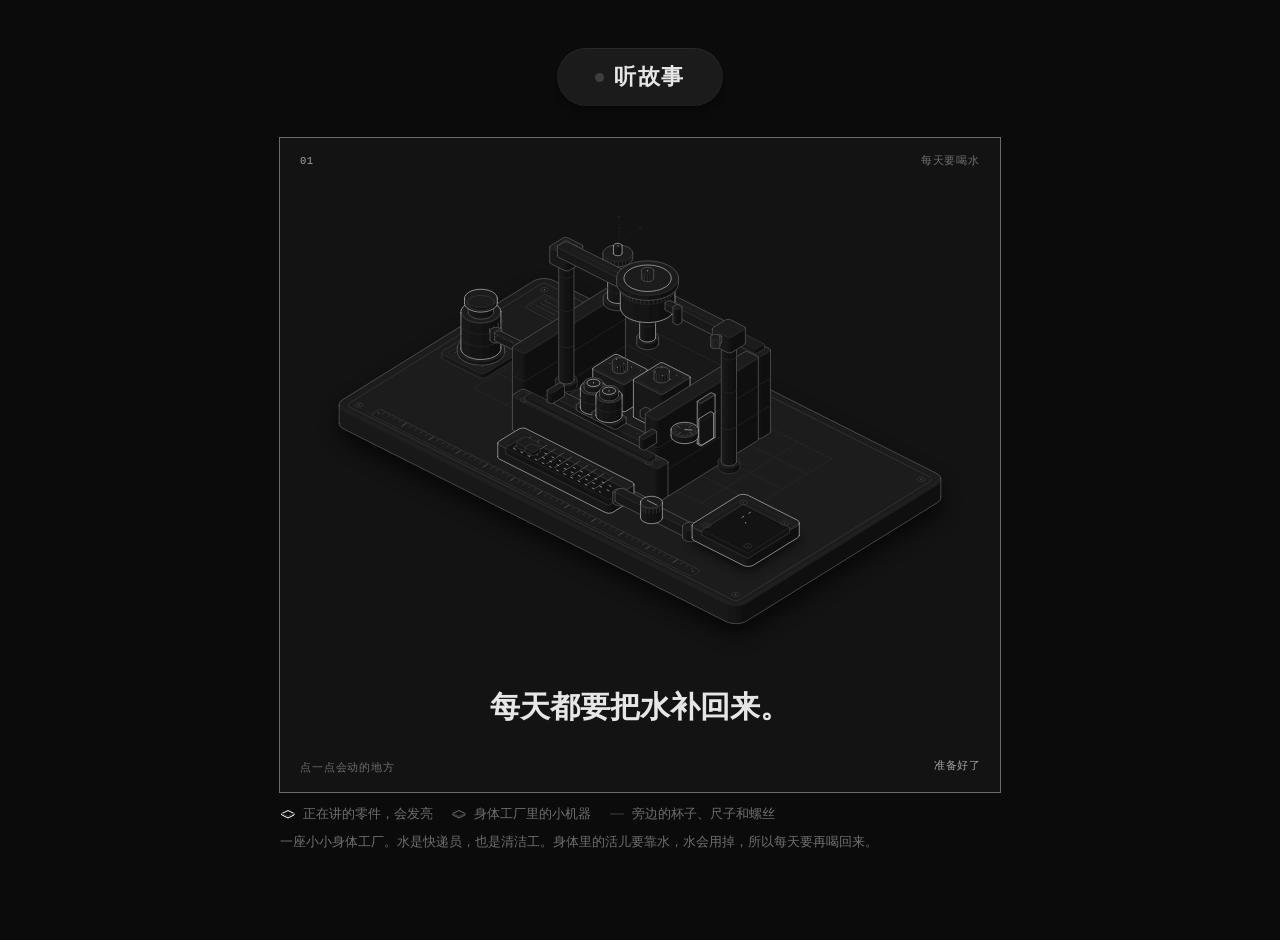
<file: kid-voice/water/index.html>
<!doctype html><html lang="zh-CN"><head><meta charset="utf-8"><meta name="viewport" content="width=device-width, initial-scale=1"><title>每天要喝水</title><style>
.iso{
  --anatomy-page:#0b0b0b;--anatomy-card:#131313;--anatomy-text:#a3a3a3;--anatomy-strong:#e6e6e6;--anatomy-muted:#6e6e6e;
  --anatomy-paper:#131313;--anatomy-face:#1b1b1b;--anatomy-top:#1c1c1c;
  --anatomy-shade-0:#0f0f0f;--anatomy-shade-1:#121212;--anatomy-shade-2:#151515;--anatomy-shade-3:#181818;
  --anatomy-lit-top:#262626;--anatomy-lit-shade:#1d1d1d;
  --anatomy-hi:#d4d4d4;--anatomy-mid:#6a6a6a;--anatomy-lo:#3e3e3e;--anatomy-faint:#2a2a2a;--anatomy-lit:#ffffff;
  --anatomy-halo:#050505;--anatomy-halo-opacity:.9;--anatomy-dot:#e6e6e6;
  --anatomy-red:#ff6b6b;--anatomy-green:#6be0a0;--anatomy-blue:#6b9bff;
  --anatomy-weight:.6px;--anatomy-ease:cubic-bezier(.32,.72,0,1);
  --anatomy-mono:ui-monospace,"SF Mono",Menlo,Consolas,monospace;
  --anatomy-lift:inset 0 1px 0 0 #ffffff0a,inset 0 0 0 1px #ffffff06,0 0 0 1px #00000026,0 1px 1px -.5px #00000014,0 3px 3px -1.5px #00000014,0 6px 6px -3px #00000014,0 12px 12px -6px #00000014;
}
.iso[data-theme="light"]{
  --anatomy-page:#f2f2ef;--anatomy-card:#fbfbfa;--anatomy-text:#57575a;--anatomy-strong:#18181a;--anatomy-muted:#8c8c90;
  --anatomy-paper:#fbfbfa;--anatomy-face:#ffffff;--anatomy-top:#ffffff;
  --anatomy-shade-0:#dcdcd9;--anatomy-shade-1:#e5e5e2;--anatomy-shade-2:#ededea;--anatomy-shade-3:#f4f4f1;
  --anatomy-lit-top:#ffffff;--anatomy-lit-shade:#eeeeeb;
  --anatomy-hi:#26262a;--anatomy-mid:#8a8a8f;--anatomy-lo:#b4b4b8;--anatomy-faint:#d4d4d6;--anatomy-lit:#000000;
  --anatomy-halo:#8a8a80;--anatomy-halo-opacity:.32;--anatomy-dot:#3a3a3e;
  --anatomy-red:#e5484d;--anatomy-green:#30a46c;--anatomy-blue:#3e63dd;
  --anatomy-lift:inset 0 1px 0 0 #ffffff,0 0 0 1px #0000000f,0 1px 1px -.5px #0000000a,0 3px 3px -1.5px #0000000a,0 6px 6px -3px #0000000a,0 12px 12px -6px #0000000a;
}
.iso-svg{display:block;width:100%;height:auto;overflow:visible}
.iso-svg path,.iso-svg circle{vector-effect:non-scaling-stroke}
.iso-fill{fill:var(--anatomy-paper);stroke:none}
.iso-solid[data-lit]>.iso-fill{fill:var(--anatomy-face)}
.iso-shade,.iso-top{stroke:none}
.iso-shade[data-shade="0"]{fill:var(--anatomy-shade-0)}
.iso-shade[data-shade="1"]{fill:var(--anatomy-shade-1)}
.iso-shade[data-shade="2"]{fill:var(--anatomy-shade-2)}
.iso-shade[data-shade="3"]{fill:var(--anatomy-shade-3)}
.iso-top{fill:var(--anatomy-top)}
.iso-solid[data-lit]>.iso-top{fill:var(--anatomy-lit-top)}
.iso-solid[data-lit]>.iso-shade{fill:var(--anatomy-lit-shade)}
.iso-solid[data-seamless]>.iso-shade,.iso-solid[data-seamless]>.iso-top{stroke-width:.4;stroke-linejoin:round}
.iso-solid[data-seamless]>.iso-shade[data-shade="0"]{stroke:var(--anatomy-shade-0)}
.iso-solid[data-seamless]>.iso-shade[data-shade="1"]{stroke:var(--anatomy-shade-1)}
.iso-solid[data-seamless]>.iso-shade[data-shade="2"]{stroke:var(--anatomy-shade-2)}
.iso-solid[data-seamless]>.iso-shade[data-shade="3"]{stroke:var(--anatomy-shade-3)}
.iso-solid[data-seamless]>.iso-top{stroke:var(--anatomy-top)}
.iso-solid[data-seamless][data-lit]>.iso-top{stroke:var(--anatomy-lit-top)}
.iso-solid[data-seamless][data-lit]>.iso-shade{stroke:var(--anatomy-lit-shade)}
.iso-solid[data-lit]>.iso-edge{stroke:var(--anatomy-lit)}
.iso-halo{fill:var(--anatomy-halo);stroke:none;filter:blur(9px);opacity:var(--anatomy-halo-opacity);transform:translateY(3px)}
.iso-line{fill:none;stroke:var(--anatomy-lo);stroke-width:var(--anatomy-weight);stroke-linecap:round;stroke-linejoin:round}
.iso-line[data-tone="hi"]{stroke:var(--anatomy-hi)}
.iso-line[data-tone="mid"]{stroke:var(--anatomy-mid)}
.iso-line[data-tone="lo"]{stroke:var(--anatomy-lo)}
.iso-line[data-tone="faint"]{stroke:var(--anatomy-faint)}
.iso-line[data-tone="lit"]{stroke:var(--anatomy-lit)}
.iso-line[data-tone="red"]{stroke:var(--anatomy-red)}
.iso-line[data-tone="green"]{stroke:var(--anatomy-green)}
.iso-line[data-tone="blue"]{stroke:var(--anatomy-blue)}
.iso-line[data-dotted]{stroke-dasharray:.01 3.5;stroke-width:1}
.iso-line[data-dashed]{stroke-dasharray:3 3}
.iso-line[data-flow]{stroke-dasharray:2 6}
.iso-wire-end{fill:var(--anatomy-paper);stroke:var(--anatomy-lo);stroke-width:var(--anatomy-weight)}
.iso-wire[data-tone="hi"] .iso-wire-end{stroke:var(--anatomy-hi)}
.iso-wire[data-tone="mid"] .iso-wire-end{stroke:var(--anatomy-mid)}
.iso-wire[data-tone="faint"] .iso-wire-end{stroke:var(--anatomy-faint)}
.iso-wire[data-tone="lit"] .iso-wire-end{stroke:var(--anatomy-lit)}
.iso-dots circle{fill:var(--anatomy-dot);stroke:none;opacity:.32}
.iso-dots[data-tone="hi"] circle{opacity:.85}
.iso-dots[data-tone="mid"] circle{opacity:.45}
.iso-dots[data-tone="lo"] circle{opacity:.22}
.iso-dots[data-tone="faint"] circle{opacity:.12}
.iso-face-text{fill:var(--anatomy-mid);font-family:var(--anatomy-mono);letter-spacing:.04em}
.iso-face-text[data-tone="hi"]{fill:var(--anatomy-hi)}
.iso-face-text[data-tone="lo"]{fill:var(--anatomy-lo)}
.iso-face-text[data-tone="faint"]{fill:var(--anatomy-faint)}
.tb-body{fill:var(--anatomy-shade-2);stroke:none}
.tb-shine{fill:var(--anatomy-top);stroke:none}
.tb-shade{fill:var(--anatomy-shade-0);stroke:none}
.tb-ring{fill:none;stroke:var(--anatomy-lo);stroke-width:.45;stroke-linecap:butt;stroke-linejoin:round}
.tb-ring[data-tone="mid"]{stroke:var(--anatomy-mid)}
.tb-ring[data-tone="faint"]{stroke:var(--anatomy-faint)}
.tb-ring[data-tone="hi"]{stroke:var(--anatomy-hi)}
@keyframes iso-flow{to{stroke-dashoffset:-32}}
@keyframes iso-pulse{0%,100%{opacity:.18}12%{opacity:1}40%{opacity:.18}}
.iso-line[data-flow]{animation:iso-flow 1600ms linear infinite}
.iso-dots circle[data-pulse]{animation:iso-pulse 1600ms steps(1,end) infinite;animation-delay:var(--pulse-at,0ms)}
.iso-figure{margin:32px 0 36px}
.iso-plate{position:relative;padding:52px 24px;border-radius:0;background:var(--anatomy-card);box-shadow:0 0 0 1px var(--anatomy-mid);--anatomy-paper:var(--anatomy-card)}
.iso-plate-corners{position:absolute;inset:18px 20px;pointer-events:none}
.iso-plate-corner{position:absolute;color:var(--anatomy-muted);font-family:var(--anatomy-mono);font-size:10.5px;line-height:1;letter-spacing:.04em;white-space:nowrap}
.iso-plate-corner[data-corner="fig"]{top:0;left:0;color:var(--anatomy-text)}
.iso-plate-corner[data-corner="title"]{top:0;right:0;text-transform:uppercase;letter-spacing:.1em}
.iso-plate-corner[data-corner="hint"]{bottom:0;left:0;text-transform:uppercase;letter-spacing:.1em}
.iso-plate-corner[data-corner="readout"]{right:0;bottom:0;color:var(--anatomy-text);font-variant-numeric:tabular-nums}
.iso-plate .iso-svg{margin:0 auto}
.iso-legend{display:grid;gap:8px;margin-top:12px;color:var(--anatomy-muted);font-size:13px;line-height:1.55}
.iso-keys{display:flex;flex-wrap:wrap;gap:6px 18px}
.iso-key{display:inline-flex;align-items:center;gap:7px}
.iso-swatch{width:16px;height:10px;flex:none;overflow:visible}
.iso-swatch path{fill:none;stroke:var(--anatomy-hi);stroke-width:1;vector-effect:non-scaling-stroke;stroke-linejoin:round;stroke-linecap:round}
.iso-swatch[data-mark="raised"] path,.iso-swatch[data-mark="flat"] path{stroke:var(--anatomy-mid)}
.iso-swatch[data-mark="lit"] path{stroke:var(--anatomy-lit)}
.iso-swatch[data-mark="dim"] path{stroke:var(--anatomy-lo)}
.iso-swatch[data-mark="dotted"] path{stroke-dasharray:.01 3;stroke-width:1.4}
.iso-swatch[data-mark="dashed"] path{stroke-dasharray:3 2.5}
.iso-swatch[data-mark="red"] path{stroke:var(--anatomy-red)}
.iso-swatch[data-mark="green"] path{stroke:var(--anatomy-green)}
.iso-swatch[data-mark="blue"] path{stroke:var(--anatomy-blue)}
.iso-swatch-crease{stroke:var(--anatomy-lo)!important}
@media (max-width:560px){.iso-plate{padding:48px 12px 70px}.iso-plate-corner[data-corner="hint"]{bottom:18px}}
@media (prefers-reduced-motion:reduce){.iso-line[data-flow],.iso-dots circle[data-pulse]{animation:none}}

*{box-sizing:border-box}
html{color-scheme:dark}
body{margin:0;background:var(--anatomy-page);color:var(--anatomy-text);font:14px/1.6 ui-sans-serif,system-ui,-apple-system,"Segoe UI",sans-serif;-webkit-font-smoothing:antialiased}

.kv-top{display:flex;justify-content:center;margin:0 0 22px}
.kv-listen{display:inline-flex;align-items:center;justify-content:center;gap:10px;min-height:58px;padding:0 38px;border:0;border-radius:999px;background:var(--anatomy-face);color:var(--anatomy-strong);font:650 22px/1 ui-sans-serif,system-ui,-apple-system,"Segoe UI",sans-serif;letter-spacing:.08em;cursor:pointer;box-shadow:var(--anatomy-lift)}
.kv-listen:hover{color:var(--anatomy-hi)}
.kv-listen:active{transform:scale(.98)}
.kv-listen:focus-visible{outline:1px solid var(--anatomy-muted);outline-offset:4px}
.kv-listen[data-on]{box-shadow:inset 0 0 0 1px var(--anatomy-hi),var(--anatomy-lift)}
.kv-lamp{width:9px;height:9px;border-radius:50%;background:var(--anatomy-lo);box-shadow:0 0 0 0 transparent}
.kv-listen[data-on] .kv-lamp{background:var(--anatomy-lit);box-shadow:0 0 10px 2px var(--anatomy-hi)}
.kv-stage{touch-action:pan-y;outline:none}
.kv-stage:focus{outline:1px solid var(--anatomy-muted);outline-offset:6px}
.kv-say{display:block;margin:14px 8px 36px;text-align:center;font-size:clamp(22px,4.4vw,30px);line-height:1.4;font-weight:650;color:var(--anatomy-strong);min-height:1.4em}
.iso-page .iso-plate{padding:52px 24px 28px}
.kv-live{position:absolute;width:1px;height:1px;overflow:hidden;clip:rect(0 0 0 0)}
.iso-plate-corner[data-corner="title"],.iso-plate-corner[data-corner="hint"]{text-transform:none;letter-spacing:.08em}
.iso-plate-corner[data-corner="readout"]{white-space:normal;max-width:46%;text-align:right;line-height:1.35}
.kv-hits [data-piece]{cursor:pointer}
.kv-stage[data-focus] .it:not([data-on]){--anatomy-hi:var(--anatomy-mid);--anatomy-mid:var(--anatomy-lo);opacity:.48}
.kv-stage[data-focus] .iso-svg>:not(.it):not(.kv-hits){opacity:.5}
.it[data-on]{--anatomy-hi:var(--anatomy-lit);--anatomy-mid:var(--anatomy-hi)}
.it[data-on] .iso-top{fill:var(--anatomy-lit-top)}
.it[data-on] .iso-shade{fill:var(--anatomy-lit-shade)}
.it[data-on] .iso-edge{stroke:var(--anatomy-lit)}
.it[data-on] .iso-line[data-tone="hi"]{stroke:var(--anatomy-lit)}
.iso-page{width:min(720px,100% - 28px);margin:48px auto 88px}
@media (max-width:560px){
  .iso-page .iso-plate{padding:48px 10px 20px}
  .kv-listen{min-height:52px;font-size:18px;padding:0 26px}
  .kv-say{font-size:20px;margin:12px 4px 40px}
  .iso-plate-corner[data-corner="hint"],.iso-plate-corner[data-corner="readout"]{bottom:8px}
}
</style></head><body class="iso" data-theme="dark"><main class="iso-page"><div class="kv-top"><button type="button" class="kv-listen" data-listen><span class="kv-lamp" aria-hidden="true"></span>听故事</button></div><figure class="iso-figure"><div class="iso-plate"><div class="iso-plate-corners" aria-hidden="true"><span class="iso-plate-corner" data-corner="fig">01</span><span class="iso-plate-corner" data-corner="title">每天要喝水</span><span class="iso-plate-corner" data-corner="hint">点一点会动的地方</span><span class="iso-plate-corner" data-corner="readout" data-readout>准备好了</span></div><div class="kv-stage iso-stage" tabindex="0" role="group" aria-label="小小身体工厂：点一点会动的地方，或按听故事按顺序看" aria-valuetext="每天都要把水补回来。"><svg xmlns="http://www.w3.org/2000/svg" class="iso-svg kv-svg" viewBox="0 0 600 430" role="img" aria-label="一座小小身体工厂。头顶的小嘴巴把水接进来，肚子里的小机器要喝水，水滴快递员在轨道上送水，前面的水槽把脏东西冲走，出汗的烟囱和旁边的水盆是水跑出去的门。"><path class="iso-halo" d="M31.4 199.1L31.5 197.6L32.1 196.2L33.2 195L34.7 193.8L204.7 88.2L206.6 87.3L208.8 86.5L211.2 86.1L213.7 85.8L216.2 85.9L218.7 86.3L221 86.9L223.1 87.7L564.3 259.5L566 260.6L567.4 261.8L568.2 263.1L568.6 264.6L568.6 280.8L568.5 282.2L567.9 283.6L566.8 284.9L565.3 286L395.3 391.6L393.4 392.5L391.2 393.3L388.8 393.8L386.3 394L383.8 393.9L381.3 393.6L379 393L376.9 392.1L35.7 220.3L34 219.2L32.6 218L31.8 216.7L31.4 215.3Z"/><g class="iso-solid"><path class="iso-fill" d="M204.7 124.8L205.1 123.4L206.1 122.1L207.6 120.9L209.5 119.9L211.7 119.3L214.2 118.9L216.7 118.8L219.2 119L221.6 119.6L223.7 120.4L225.4 121.5L226.6 122.7L227.3 124.1L227.4 125.5L227.4 127.7L227 129.1L226 130.4L224.5 131.6L222.6 132.5L220.4 133.2L217.9 133.6L215.4 133.7L212.9 133.4L210.5 132.9L208.4 132.1L206.7 131L205.5 129.7L204.8 128.4L204.7 126.9Z"/><path class="iso-shade" data-shade="0" d="M224.5 131.6L222.6 132.5L222.6 130.4L224.5 129.4ZM227.4 127.7L227 129.1L227 126.9L227.4 125.5ZM227 129.1L226 130.4L226 128.3L227 126.9ZM226 130.4L224.5 131.6L224.5 129.4L226 128.3Z"/><path class="iso-shade" data-shade="1" d="M222.6 132.5L220.4 133.2L220.4 131.1L222.6 130.4ZM220.4 133.2L217.9 133.6L217.9 131.4L220.4 131.1ZM217.9 133.6L215.4 133.7L215.4 131.5L217.9 131.4Z"/><path class="iso-shade" data-shade="2" d="M215.4 133.7L212.9 133.4L212.9 131.3L215.4 131.5ZM212.9 133.4L210.5 132.9L210.5 130.7L212.9 131.3Z"/><path class="iso-shade" data-shade="3" d="M210.5 132.9L208.4 132.1L208.4 129.9L210.5 130.7ZM208.4 132.1L206.7 131L206.7 128.8L208.4 129.9ZM206.7 131L205.5 129.7L205.5 127.6L206.7 128.8ZM205.5 129.7L204.8 128.4L204.8 126.2L205.5 127.6ZM204.8 128.4L204.7 126.9L204.7 124.8L204.8 126.2Z"/><path class="iso-top" d="M224.5 129.4L222.6 130.4L220.4 131.1L217.9 131.4L215.4 131.5L212.9 131.3L210.5 130.7L208.4 129.9L206.7 128.8L205.5 127.6L204.8 126.2L204.7 124.8L205.1 123.4L206.1 122.1L207.6 120.9L209.5 119.9L211.7 119.3L214.2 118.9L216.7 118.8L219.2 119L221.6 119.6L223.7 120.4L225.4 121.5L226.6 122.7L227.3 124.1L227.4 125.5L227 126.9L226 128.3Z"/><path class="iso-line iso-crease" data-tone="faint" d="M227.4 125.5L227 126.9L226 128.3L224.5 129.4L222.6 130.4L220.4 131.1L217.9 131.4L215.4 131.5L212.9 131.3L210.5 130.7L208.4 129.9L206.7 128.8L205.5 127.6L204.8 126.2L204.7 124.8"/><path class="iso-line iso-edge" data-tone="lo" d="M204.7 124.8L205.1 123.4L206.1 122.1L207.6 120.9L209.5 119.9L211.7 119.3L214.2 118.9L216.7 118.8L219.2 119L221.6 119.6L223.7 120.4L225.4 121.5L226.6 122.7L227.3 124.1L227.4 125.5M227.4 127.7L227 129.1L226 130.4L224.5 131.6L222.6 132.5L220.4 133.2L217.9 133.6L215.4 133.7L212.9 133.4L210.5 132.9L208.4 132.1L206.7 131L205.5 129.7L204.8 128.4L204.7 126.9M204.7 124.8L204.7 126.9M227.4 125.5L227.4 127.7"/></g><g class="iso-solid"><path class="iso-fill" d="M207.3 120.3L207.6 119.2L208.4 118.2L209.5 117.3L211 116.6L212.7 116L214.6 115.7L216.6 115.7L218.5 115.9L220.3 116.3L221.9 116.9L223.2 117.7L224.2 118.7L224.7 119.8L224.8 120.9L224.8 125.5L224.5 126.5L223.7 127.6L222.6 128.5L221.1 129.2L219.4 129.7L217.5 130L215.5 130.1L213.6 129.9L211.8 129.5L210.2 128.8L208.9 128L207.9 127L207.4 126L207.3 124.9Z"/><path class="iso-shade" data-shade="0" d="M222.6 128.5L221.1 129.2L221.1 124.6L222.6 123.9ZM224.8 125.5L224.5 126.5L224.5 122L224.8 120.9ZM224.5 126.5L223.7 127.6L223.7 123L224.5 122ZM223.7 127.6L222.6 128.5L222.6 123.9L223.7 123Z"/><path class="iso-shade" data-shade="1" d="M221.1 129.2L219.4 129.7L219.4 125.1L221.1 124.6ZM219.4 129.7L217.5 130L217.5 125.4L219.4 125.1ZM217.5 130L215.5 130.1L215.5 125.5L217.5 125.4Z"/><path class="iso-shade" data-shade="2" d="M215.5 130.1L213.6 129.9L213.6 125.3L215.5 125.5ZM213.6 129.9L211.8 129.5L211.8 124.9L213.6 125.3Z"/><path class="iso-shade" data-shade="3" d="M211.8 129.5L210.2 128.8L210.2 124.2L211.8 124.9ZM210.2 128.8L208.9 128L208.9 123.4L210.2 124.2ZM208.9 128L207.9 127L207.9 122.4L208.9 123.4ZM207.9 127L207.4 126L207.4 121.4L207.9 122.4ZM207.4 126L207.3 124.9L207.3 120.3L207.4 121.4Z"/><path class="iso-top" d="M222.6 123.9L221.1 124.6L219.4 125.1L217.5 125.4L215.5 125.5L213.6 125.3L211.8 124.9L210.2 124.2L208.9 123.4L207.9 122.4L207.4 121.4L207.3 120.3L207.6 119.2L208.4 118.2L209.5 117.3L211 116.6L212.7 116L214.6 115.7L216.6 115.7L218.5 115.9L220.3 116.3L221.9 116.9L223.2 117.7L224.2 118.7L224.7 119.8L224.8 120.9L224.5 122L223.7 123Z"/><path class="iso-line iso-crease" data-tone="faint" d="M224.8 120.9L224.5 122L223.7 123L222.6 123.9L221.1 124.6L219.4 125.1L217.5 125.4L215.5 125.5L213.6 125.3L211.8 124.9L210.2 124.2L208.9 123.4L207.9 122.4L207.4 121.4L207.3 120.3"/><path class="iso-line iso-edge" data-tone="mid" d="M207.3 120.3L207.6 119.2L208.4 118.2L209.5 117.3L211 116.6L212.7 116L214.6 115.7L216.6 115.7L218.5 115.9L220.3 116.3L221.9 116.9L223.2 117.7L224.2 118.7L224.7 119.8L224.8 120.9M224.8 125.5L224.5 126.5L223.7 127.6L222.6 128.5L221.1 129.2L219.4 129.7L217.5 130L215.5 130.1L213.6 129.9L211.8 129.5L210.2 128.8L208.9 128L207.9 127L207.4 126L207.3 124.9M207.3 120.3L207.3 124.9M224.8 120.9L224.8 125.5"/></g><g class="iso-solid"><path class="iso-fill" d="M65.2 211.4L65.7 210L66.6 208.7L68.1 207.5L70 206.6L72.3 205.9L74.7 205.5L77.3 205.4L79.8 205.7L82.1 206.2L84.2 207L85.9 208.1L87.1 209.4L87.8 210.7L88 212.2L88 214.3L87.5 215.7L86.5 217L85.1 218.2L83.2 219.1L80.9 219.8L78.5 220.2L75.9 220.3L73.4 220.1L71 219.5L69 218.7L67.3 217.6L66 216.4L65.3 215L65.2 213.6Z"/><path class="iso-shade" data-shade="0" d="M85.1 218.2L83.2 219.1L83.2 217L85.1 216ZM88 214.3L87.5 215.7L87.5 213.6L88 212.2ZM87.5 215.7L86.5 217L86.5 214.9L87.5 213.6ZM86.5 217L85.1 218.2L85.1 216L86.5 214.9Z"/><path class="iso-shade" data-shade="1" d="M83.2 219.1L80.9 219.8L80.9 217.7L83.2 217ZM80.9 219.8L78.5 220.2L78.5 218.1L80.9 217.7ZM78.5 220.2L75.9 220.3L75.9 218.1L78.5 218.1Z"/><path class="iso-shade" data-shade="2" d="M75.9 220.3L73.4 220.1L73.4 217.9L75.9 218.1ZM73.4 220.1L71 219.5L71 217.3L73.4 217.9Z"/><path class="iso-shade" data-shade="3" d="M71 219.5L69 218.7L69 216.5L71 217.3ZM69 218.7L67.3 217.6L67.3 215.4L69 216.5ZM67.3 217.6L66 216.4L66 214.2L67.3 215.4ZM66 216.4L65.3 215L65.3 212.8L66 214.2ZM65.3 215L65.2 213.6L65.2 211.4L65.3 212.8Z"/><path class="iso-top" d="M85.1 216L83.2 217L80.9 217.7L78.5 218.1L75.9 218.1L73.4 217.9L71 217.3L69 216.5L67.3 215.4L66 214.2L65.3 212.8L65.2 211.4L65.7 210L66.6 208.7L68.1 207.5L70 206.6L72.3 205.9L74.7 205.5L77.3 205.4L79.8 205.7L82.1 206.2L84.2 207L85.9 208.1L87.1 209.4L87.8 210.7L88 212.2L87.5 213.6L86.5 214.9Z"/><path class="iso-line iso-crease" data-tone="faint" d="M88 212.2L87.5 213.6L86.5 214.9L85.1 216L83.2 217L80.9 217.7L78.5 218.1L75.9 218.1L73.4 217.9L71 217.3L69 216.5L67.3 215.4L66 214.2L65.3 212.8L65.2 211.4"/><path class="iso-line iso-edge" data-tone="lo" d="M65.2 211.4L65.7 210L66.6 208.7L68.1 207.5L70 206.6L72.3 205.9L74.7 205.5L77.3 205.4L79.8 205.7L82.1 206.2L84.2 207L85.9 208.1L87.1 209.4L87.8 210.7L88 212.2M88 214.3L87.5 215.7L86.5 217L85.1 218.2L83.2 219.1L80.9 219.8L78.5 220.2L75.9 220.3L73.4 220.1L71 219.5L69 218.7L67.3 217.6L66 216.4L65.3 215L65.2 213.6M65.2 211.4L65.2 213.6M88 212.2L88 214.3"/></g><g class="iso-solid"><path class="iso-fill" d="M67.8 206.9L68.2 205.8L68.9 204.8L70.1 203.9L71.5 203.2L73.3 202.6L75.2 202.3L77.1 202.3L79.1 202.5L80.9 202.9L82.5 203.5L83.8 204.4L84.7 205.3L85.3 206.4L85.4 207.5L85.4 212.1L85 213.2L84.3 214.2L83.1 215.1L81.7 215.8L79.9 216.3L78 216.6L76.1 216.7L74.1 216.5L72.3 216.1L70.7 215.4L69.4 214.6L68.5 213.6L67.9 212.6L67.8 211.5Z"/><path class="iso-shade" data-shade="0" d="M83.1 215.1L81.7 215.8L81.7 211.2L83.1 210.5ZM85.4 212.1L85 213.2L85 208.6L85.4 207.5ZM85 213.2L84.3 214.2L84.3 209.6L85 208.6ZM84.3 214.2L83.1 215.1L83.1 210.5L84.3 209.6Z"/><path class="iso-shade" data-shade="1" d="M81.7 215.8L79.9 216.3L79.9 211.7L81.7 211.2ZM79.9 216.3L78 216.6L78 212L79.9 211.7ZM78 216.6L76.1 216.7L76.1 212.1L78 212Z"/><path class="iso-shade" data-shade="2" d="M76.1 216.7L74.1 216.5L74.1 211.9L76.1 212.1ZM74.1 216.5L72.3 216.1L72.3 211.5L74.1 211.9Z"/><path class="iso-shade" data-shade="3" d="M72.3 216.1L70.7 215.4L70.7 210.8L72.3 211.5ZM70.7 215.4L69.4 214.6L69.4 210L70.7 210.8ZM69.4 214.6L68.5 213.6L68.5 209L69.4 210ZM68.5 213.6L67.9 212.6L67.9 208L68.5 209ZM67.9 212.6L67.8 211.5L67.8 206.9L67.9 208Z"/><path class="iso-top" d="M83.1 210.5L81.7 211.2L79.9 211.7L78 212L76.1 212.1L74.1 211.9L72.3 211.5L70.7 210.8L69.4 210L68.5 209L67.9 208L67.8 206.9L68.2 205.8L68.9 204.8L70.1 203.9L71.5 203.2L73.3 202.6L75.2 202.3L77.1 202.3L79.1 202.5L80.9 202.9L82.5 203.5L83.8 204.4L84.7 205.3L85.3 206.4L85.4 207.5L85 208.6L84.3 209.6Z"/><path class="iso-line iso-crease" data-tone="faint" d="M85.4 207.5L85 208.6L84.3 209.6L83.1 210.5L81.7 211.2L79.9 211.7L78 212L76.1 212.1L74.1 211.9L72.3 211.5L70.7 210.8L69.4 210L68.5 209L67.9 208L67.8 206.9"/><path class="iso-line iso-edge" data-tone="mid" d="M67.8 206.9L68.2 205.8L68.9 204.8L70.1 203.9L71.5 203.2L73.3 202.6L75.2 202.3L77.1 202.3L79.1 202.5L80.9 202.9L82.5 203.5L83.8 204.4L84.7 205.3L85.3 206.4L85.4 207.5M85.4 212.1L85 213.2L84.3 214.2L83.1 215.1L81.7 215.8L79.9 216.3L78 216.6L76.1 216.7L74.1 216.5L72.3 216.1L70.7 215.4L69.4 214.6L68.5 213.6L67.9 212.6L67.8 211.5M67.8 206.9L67.8 211.5M85.4 207.5L85.4 212.1"/></g><g class="iso-solid"><path class="iso-fill" d="M512 279.5L512.5 278.1L513.5 276.8L514.9 275.7L516.8 274.7L519.1 274L521.5 273.6L524.1 273.6L526.6 273.8L529 274.3L531 275.2L532.7 276.2L534 277.5L534.7 278.9L534.8 280.3L534.8 282.5L534.3 283.9L533.4 285.2L531.9 286.3L530 287.3L527.7 288L525.3 288.4L522.7 288.4L520.2 288.2L517.9 287.6L515.8 286.8L514.1 285.7L512.9 284.5L512.2 283.1L512 281.7Z"/><path class="iso-shade" data-shade="0" d="M531.9 286.3L530 287.3L530 285.1L531.9 284.2ZM534.8 282.5L534.3 283.9L534.3 281.7L534.8 280.3ZM534.3 283.9L533.4 285.2L533.4 283L534.3 281.7ZM533.4 285.2L531.9 286.3L531.9 284.2L533.4 283Z"/><path class="iso-shade" data-shade="1" d="M530 287.3L527.7 288L527.7 285.8L530 285.1ZM527.7 288L525.3 288.4L525.3 286.2L527.7 285.8ZM525.3 288.4L522.7 288.4L522.7 286.3L525.3 286.2Z"/><path class="iso-shade" data-shade="2" d="M522.7 288.4L520.2 288.2L520.2 286L522.7 286.3ZM520.2 288.2L517.9 287.6L517.9 285.5L520.2 286Z"/><path class="iso-shade" data-shade="3" d="M517.9 287.6L515.8 286.8L515.8 284.7L517.9 285.5ZM515.8 286.8L514.1 285.7L514.1 283.6L515.8 284.7ZM514.1 285.7L512.9 284.5L512.9 282.3L514.1 283.6ZM512.9 284.5L512.2 283.1L512.2 281L512.9 282.3ZM512.2 283.1L512 281.7L512 279.5L512.2 281Z"/><path class="iso-top" d="M531.9 284.2L530 285.1L527.7 285.8L525.3 286.2L522.7 286.3L520.2 286L517.9 285.5L515.8 284.7L514.1 283.6L512.9 282.3L512.2 281L512 279.5L512.5 278.1L513.5 276.8L514.9 275.7L516.8 274.7L519.1 274L521.5 273.6L524.1 273.6L526.6 273.8L529 274.3L531 275.2L532.7 276.2L534 277.5L534.7 278.9L534.8 280.3L534.3 281.7L533.4 283Z"/><path class="iso-line iso-crease" data-tone="faint" d="M534.8 280.3L534.3 281.7L533.4 283L531.9 284.2L530 285.1L527.7 285.8L525.3 286.2L522.7 286.3L520.2 286L517.9 285.5L515.8 284.7L514.1 283.6L512.9 282.3L512.2 281L512 279.5"/><path class="iso-line iso-edge" data-tone="lo" d="M512 279.5L512.5 278.1L513.5 276.8L514.9 275.7L516.8 274.7L519.1 274L521.5 273.6L524.1 273.6L526.6 273.8L529 274.3L531 275.2L532.7 276.2L534 277.5L534.7 278.9L534.8 280.3M534.8 282.5L534.3 283.9L533.4 285.2L531.9 286.3L530 287.3L527.7 288L525.3 288.4L522.7 288.4L520.2 288.2L517.9 287.6L515.8 286.8L514.1 285.7L512.9 284.5L512.2 283.1L512 281.7M512 279.5L512 281.7M534.8 280.3L534.8 282.5"/></g><g class="iso-solid"><path class="iso-fill" d="M514.6 275L515 273.9L515.7 272.9L516.9 272L518.3 271.3L520.1 270.8L522 270.5L523.9 270.4L525.9 270.6L527.7 271L529.3 271.7L530.6 272.5L531.5 273.5L532.1 274.5L532.2 275.6L532.2 280.2L531.8 281.3L531.1 282.3L529.9 283.2L528.5 283.9L526.7 284.5L524.8 284.8L522.9 284.8L520.9 284.6L519.1 284.2L517.5 283.6L516.2 282.7L515.3 281.8L514.7 280.7L514.6 279.6Z"/><path class="iso-shade" data-shade="0" d="M529.9 283.2L528.5 283.9L528.5 279.3L529.9 278.6ZM532.2 280.2L531.8 281.3L531.8 276.7L532.2 275.6ZM531.8 281.3L531.1 282.3L531.1 277.7L531.8 276.7ZM531.1 282.3L529.9 283.2L529.9 278.6L531.1 277.7Z"/><path class="iso-shade" data-shade="1" d="M528.5 283.9L526.7 284.5L526.7 279.9L528.5 279.3ZM526.7 284.5L524.8 284.8L524.8 280.2L526.7 279.9ZM524.8 284.8L522.9 284.8L522.9 280.2L524.8 280.2Z"/><path class="iso-shade" data-shade="2" d="M522.9 284.8L520.9 284.6L520.9 280L522.9 280.2ZM520.9 284.6L519.1 284.2L519.1 279.6L520.9 280Z"/><path class="iso-shade" data-shade="3" d="M519.1 284.2L517.5 283.6L517.5 279L519.1 279.6ZM517.5 283.6L516.2 282.7L516.2 278.2L517.5 279ZM516.2 282.7L515.3 281.8L515.3 277.2L516.2 278.2ZM515.3 281.8L514.7 280.7L514.7 276.1L515.3 277.2ZM514.7 280.7L514.6 279.6L514.6 275L514.7 276.1Z"/><path class="iso-top" d="M529.9 278.6L528.5 279.3L526.7 279.9L524.8 280.2L522.9 280.2L520.9 280L519.1 279.6L517.5 279L516.2 278.2L515.3 277.2L514.7 276.1L514.6 275L515 273.9L515.7 272.9L516.9 272L518.3 271.3L520.1 270.8L522 270.5L523.9 270.4L525.9 270.6L527.7 271L529.3 271.7L530.6 272.5L531.5 273.5L532.1 274.5L532.2 275.6L531.8 276.7L531.1 277.7Z"/><path class="iso-line iso-crease" data-tone="faint" d="M532.2 275.6L531.8 276.7L531.1 277.7L529.9 278.6L528.5 279.3L526.7 279.9L524.8 280.2L522.9 280.2L520.9 280L519.1 279.6L517.5 279L516.2 278.2L515.3 277.2L514.7 276.1L514.6 275"/><path class="iso-line iso-edge" data-tone="mid" d="M514.6 275L515 273.9L515.7 272.9L516.9 272L518.3 271.3L520.1 270.8L522 270.5L523.9 270.4L525.9 270.6L527.7 271L529.3 271.7L530.6 272.5L531.5 273.5L532.1 274.5L532.2 275.6M532.2 280.2L531.8 281.3L531.1 282.3L529.9 283.2L528.5 283.9L526.7 284.5L524.8 284.8L522.9 284.8L520.9 284.6L519.1 284.2L517.5 283.6L516.2 282.7L515.3 281.8L514.7 280.7L514.6 279.6M514.6 275L514.6 279.6M532.2 275.6L532.2 280.2"/></g><g class="iso-solid"><path class="iso-fill" d="M372.6 366.1L373 364.7L374 363.4L375.5 362.3L377.4 361.3L379.6 360.6L382.1 360.2L384.6 360.2L387.1 360.4L389.5 361L391.6 361.8L393.3 362.9L394.5 364.1L395.2 365.5L395.3 366.9L395.3 369.1L394.9 370.5L393.9 371.8L392.4 373L390.5 373.9L388.3 374.6L385.8 375L383.3 375L380.8 374.8L378.4 374.3L376.3 373.4L374.6 372.4L373.4 371.1L372.7 369.7L372.6 368.3Z"/><path class="iso-shade" data-shade="0" d="M392.4 373L390.5 373.9L390.5 371.7L392.4 370.8ZM395.3 369.1L394.9 370.5L394.9 368.3L395.3 366.9ZM394.9 370.5L393.9 371.8L393.9 369.6L394.9 368.3ZM393.9 371.8L392.4 373L392.4 370.8L393.9 369.6Z"/><path class="iso-shade" data-shade="1" d="M390.5 373.9L388.3 374.6L388.3 372.4L390.5 371.7ZM388.3 374.6L385.8 375L385.8 372.8L388.3 372.4ZM385.8 375L383.3 375L383.3 372.9L385.8 372.8Z"/><path class="iso-shade" data-shade="2" d="M383.3 375L380.8 374.8L380.8 372.6L383.3 372.9ZM380.8 374.8L378.4 374.3L378.4 372.1L380.8 372.6Z"/><path class="iso-shade" data-shade="3" d="M378.4 374.3L376.3 373.4L376.3 371.3L378.4 372.1ZM376.3 373.4L374.6 372.4L374.6 370.2L376.3 371.3ZM374.6 372.4L373.4 371.1L373.4 368.9L374.6 370.2ZM373.4 371.1L372.7 369.7L372.7 367.6L373.4 368.9ZM372.7 369.7L372.6 368.3L372.6 366.1L372.7 367.6Z"/><path class="iso-top" d="M392.4 370.8L390.5 371.7L388.3 372.4L385.8 372.8L383.3 372.9L380.8 372.6L378.4 372.1L376.3 371.3L374.6 370.2L373.4 368.9L372.7 367.6L372.6 366.1L373 364.7L374 363.4L375.5 362.3L377.4 361.3L379.6 360.6L382.1 360.2L384.6 360.2L387.1 360.4L389.5 361L391.6 361.8L393.3 362.9L394.5 364.1L395.2 365.5L395.3 366.9L394.9 368.3L393.9 369.6Z"/><path class="iso-line iso-crease" data-tone="faint" d="M395.3 366.9L394.9 368.3L393.9 369.6L392.4 370.8L390.5 371.7L388.3 372.4L385.8 372.8L383.3 372.9L380.8 372.6L378.4 372.1L376.3 371.3L374.6 370.2L373.4 368.9L372.7 367.6L372.6 366.1"/><path class="iso-line iso-edge" data-tone="lo" d="M372.6 366.1L373 364.7L374 363.4L375.5 362.3L377.4 361.3L379.6 360.6L382.1 360.2L384.6 360.2L387.1 360.4L389.5 361L391.6 361.8L393.3 362.9L394.5 364.1L395.2 365.5L395.3 366.9M395.3 369.1L394.9 370.5L393.9 371.8L392.4 373L390.5 373.9L388.3 374.6L385.8 375L383.3 375L380.8 374.8L378.4 374.3L376.3 373.4L374.6 372.4L373.4 371.1L372.7 369.7L372.6 368.3M372.6 366.1L372.6 368.3M395.3 366.9L395.3 369.1"/></g><g class="iso-solid"><path class="iso-fill" d="M375.2 361.6L375.5 360.6L376.3 359.5L377.4 358.6L378.9 357.9L380.6 357.4L382.5 357.1L384.5 357L386.4 357.2L388.2 357.6L389.8 358.3L391.1 359.1L392.1 360.1L392.6 361.1L392.7 362.2L392.7 366.8L392.4 367.9L391.6 368.9L390.5 369.8L389 370.5L387.3 371.1L385.4 371.4L383.4 371.4L381.5 371.2L379.7 370.8L378.1 370.2L376.8 369.4L375.8 368.4L375.3 367.3L375.2 366.2Z"/><path class="iso-shade" data-shade="0" d="M390.5 369.8L389 370.5L389 366L390.5 365.2ZM392.7 366.8L392.4 367.9L392.4 363.3L392.7 362.2ZM392.4 367.9L391.6 368.9L391.6 364.3L392.4 363.3ZM391.6 368.9L390.5 369.8L390.5 365.2L391.6 364.3Z"/><path class="iso-shade" data-shade="1" d="M389 370.5L387.3 371.1L387.3 366.5L389 366ZM387.3 371.1L385.4 371.4L385.4 366.8L387.3 366.5ZM385.4 371.4L383.4 371.4L383.4 366.8L385.4 366.8Z"/><path class="iso-shade" data-shade="2" d="M383.4 371.4L381.5 371.2L381.5 366.7L383.4 366.8ZM381.5 371.2L379.7 370.8L379.7 366.2L381.5 366.7Z"/><path class="iso-shade" data-shade="3" d="M379.7 370.8L378.1 370.2L378.1 365.6L379.7 366.2ZM378.1 370.2L376.8 369.4L376.8 364.8L378.1 365.6ZM376.8 369.4L375.8 368.4L375.8 363.8L376.8 364.8ZM375.8 368.4L375.3 367.3L375.3 362.7L375.8 363.8ZM375.3 367.3L375.2 366.2L375.2 361.6L375.3 362.7Z"/><path class="iso-top" d="M390.5 365.2L389 366L387.3 366.5L385.4 366.8L383.4 366.8L381.5 366.7L379.7 366.2L378.1 365.6L376.8 364.8L375.8 363.8L375.3 362.7L375.2 361.6L375.5 360.6L376.3 359.5L377.4 358.6L378.9 357.9L380.6 357.4L382.5 357.1L384.5 357L386.4 357.2L388.2 357.6L389.8 358.3L391.1 359.1L392.1 360.1L392.6 361.1L392.7 362.2L392.4 363.3L391.6 364.3Z"/><path class="iso-line iso-crease" data-tone="faint" d="M392.7 362.2L392.4 363.3L391.6 364.3L390.5 365.2L389 366L387.3 366.5L385.4 366.8L383.4 366.8L381.5 366.7L379.7 366.2L378.1 365.6L376.8 364.8L375.8 363.8L375.3 362.7L375.2 361.6"/><path class="iso-line iso-edge" data-tone="mid" d="M375.2 361.6L375.5 360.6L376.3 359.5L377.4 358.6L378.9 357.9L380.6 357.4L382.5 357.1L384.5 357L386.4 357.2L388.2 357.6L389.8 358.3L391.1 359.1L392.1 360.1L392.6 361.1L392.7 362.2M392.7 366.8L392.4 367.9L391.6 368.9L390.5 369.8L389 370.5L387.3 371.1L385.4 371.4L383.4 371.4L381.5 371.2L379.7 370.8L378.1 370.2L376.8 369.4L375.8 368.4L375.3 367.3L375.2 366.2M375.2 361.6L375.2 366.2M392.7 362.2L392.7 366.8"/></g><g class="iso-solid"><path class="iso-fill" d="M31.4 192.3L31.5 190.9L32.1 189.5L33.2 188.2L34.7 187.1L204.7 81.5L206.6 80.5L208.8 79.8L211.2 79.3L213.7 79.1L216.2 79.2L218.7 79.5L221 80.1L223.1 81L564.3 252.8L566 253.8L567.4 255L568.2 256.4L568.6 257.8L568.6 274L568.5 275.4L567.9 276.8L566.8 278.1L565.3 279.3L395.3 384.8L393.4 385.8L391.2 386.5L388.8 387L386.3 387.2L383.8 387.1L381.3 386.8L379 386.2L376.9 385.4L35.7 213.5L34 212.5L32.6 211.3L31.8 209.9L31.4 208.5Z"/><path class="iso-shade" data-shade="0" d="M568.6 274L568.5 275.4L568.5 259.2L568.6 257.8ZM568.5 275.4L567.9 276.8L567.9 260.6L568.5 259.2ZM567.9 276.8L566.8 278.1L566.8 261.9L567.9 260.6ZM566.8 278.1L565.3 279.3L565.3 263.1L566.8 261.9ZM565.3 279.3L395.3 384.8L395.3 368.6L565.3 263.1ZM395.3 384.8L393.4 385.8L393.4 369.6L395.3 368.6ZM393.4 385.8L391.2 386.5L391.2 370.3L393.4 369.6Z"/><path class="iso-shade" data-shade="1" d="M391.2 386.5L388.8 387L388.8 370.8L391.2 370.3ZM388.8 387L386.3 387.2L386.3 371L388.8 370.8Z"/><path class="iso-shade" data-shade="2" d="M386.3 387.2L383.8 387.1L383.8 371L386.3 371ZM383.8 387.1L381.3 386.8L381.3 370.6L383.8 371ZM381.3 386.8L379 386.2L379 370L381.3 370.6Z"/><path class="iso-shade" data-shade="3" d="M379 386.2L376.9 385.4L376.9 369.2L379 370ZM376.9 385.4L35.7 213.5L35.7 197.3L376.9 369.2ZM35.7 213.5L34 212.5L34 196.3L35.7 197.3ZM34 212.5L32.6 211.3L32.6 195.1L34 196.3ZM32.6 211.3L31.8 209.9L31.8 193.7L32.6 195.1ZM31.8 209.9L31.4 208.5L31.4 192.3L31.8 193.7Z"/><path class="iso-top" d="M564.3 252.8L566 253.8L567.4 255L568.2 256.4L568.6 257.8L568.5 259.2L567.9 260.6L566.8 261.9L565.3 263.1L395.3 368.6L393.4 369.6L391.2 370.3L388.8 370.8L386.3 371L383.8 371L381.3 370.6L379 370L376.9 369.2L35.7 197.3L34 196.3L32.6 195.1L31.8 193.7L31.4 192.3L31.5 190.9L32.1 189.5L33.2 188.2L34.7 187.1L204.7 81.5L206.6 80.5L208.8 79.8L211.2 79.3L213.7 79.1L216.2 79.2L218.7 79.5L221 80.1L223.1 81Z"/><path class="iso-line iso-crease" data-tone="faint" d="M568.6 257.8L568.5 259.2L567.9 260.6L566.8 261.9L565.3 263.1L395.3 368.6L393.4 369.6L391.2 370.3L388.8 370.8L386.3 371L383.8 371L381.3 370.6L379 370L376.9 369.2L35.7 197.3L34 196.3L32.6 195.1L31.8 193.7L31.4 192.3"/><path class="iso-line iso-bevel" data-tone="faint" d="M568.6 257.8L565.9 259L565.4 260.1L564.6 261.2L563.3 262.1L393.5 367.6L391.9 368.4L390.1 369L388.2 369.4L386.2 369.6L384.1 369.5L382.2 369.2L380.3 368.7L378.6 368L37.5 196.3L36 195.4L35 194.4L34.3 193.4L31.4 192.3"/><path class="iso-line iso-edge" data-tone="mid" d="M31.4 192.3L31.5 190.9L32.1 189.5L33.2 188.2L34.7 187.1L204.7 81.5L206.6 80.5L208.8 79.8L211.2 79.3L213.7 79.1L216.2 79.2L218.7 79.5L221 80.1L223.1 81L564.3 252.8L566 253.8L567.4 255L568.2 256.4L568.6 257.8M568.6 274L568.5 275.4L567.9 276.8L566.8 278.1L565.3 279.3L395.3 384.8L393.4 385.8L391.2 386.5L388.8 387L386.3 387.2L383.8 387.1L381.3 386.8L379 386.2L376.9 385.4L35.7 213.5L34 212.5L32.6 211.3L31.8 209.9L31.4 208.5M568.6 257.8L568.6 274M31.4 192.3L31.4 208.5"/></g><path class="iso-line" data-tone="lo" d="M558.9 256.2L559.5 256.5L560 257L560.3 257.5L560.5 258L560.4 258.6L560.2 259.1L559.8 259.6L559.2 260L389.3 365.6L388.6 365.9L387.7 366.2L386.8 366.4L385.9 366.5L384.9 366.4L384 366.3L383.1 366.1L382.4 365.8L41.1 194L40.5 193.6L40 193.1L39.7 192.6L39.5 192.1L39.6 191.5L39.8 191L40.2 190.5L40.8 190.1L210.7 84.5L211.4 84.2L212.3 83.9L213.2 83.7L214.1 83.6L215.1 83.7L216 83.8L216.9 84L217.6 84.3Z"/><path class="iso-line" data-tone="lo" d="M217.1 90.2L215.9 90.7L214.4 90.9L212.9 90.6L211.8 90L211.2 89.3L211.3 88.4L212.1 87.7L213.3 87.2L214.8 87L216.3 87.3L217.4 87.8L218 88.6L217.9 89.5ZM553.5 259.6L552.3 260.1L550.8 260.2L549.3 260L548.2 259.4L547.6 258.6L547.7 257.8L548.5 257L549.7 256.5L551.2 256.4L552.7 256.6L553.8 257.2L554.4 258L554.3 258.9ZM51.5 193.1L50.3 193.6L48.8 193.7L47.3 193.5L46.2 192.9L45.6 192.1L45.7 191.3L46.5 190.5L47.7 190L49.2 189.9L50.7 190.1L51.8 190.7L52.4 191.5L52.3 192.3ZM387.9 362.4L386.7 362.9L385.2 363.1L383.7 362.8L382.6 362.3L382 361.5L382.1 360.6L382.9 359.9L384.1 359.4L385.6 359.3L387.1 359.5L388.2 360.1L388.8 360.9L388.7 361.7Z"/><g class="iso-dots" data-tone="mid"><circle cx="214.6" cy="88.9" r="0.5"/><circle cx="551" cy="258.3" r="0.5"/><circle cx="49" cy="191.8" r="0.5"/><circle cx="385.4" cy="361.2" r="0.5"/></g><g class="iso-solid"><path class="iso-fill" d="M61 200.1L61.3 199.6L66.8 196.3L67.5 196L68.3 196L69.1 196.2L352.2 338.8L352.7 339.2L352.7 339.6L352.7 340.4L352.4 340.9L346.9 344.2L346.2 344.5L345.4 344.5L344.6 344.3L61.5 201.7L61 201.3L61 200.9Z"/><path class="iso-shade" data-shade="0" d="M352.7 340.4L352.4 340.9L352.4 340.1L352.7 339.6ZM352.4 340.9L346.9 344.2L346.9 343.4L352.4 340.1ZM346.9 344.2L346.2 344.5L346.2 343.7L346.9 343.4Z"/><path class="iso-shade" data-shade="1" d="M346.2 344.5L345.4 344.5L345.4 343.7L346.2 343.7Z"/><path class="iso-shade" data-shade="2" d="M345.4 344.5L344.6 344.3L344.6 343.5L345.4 343.7Z"/><path class="iso-shade" data-shade="3" d="M344.6 344.3L61.5 201.7L61.5 200.9L344.6 343.5ZM61.5 201.7L61 201.3L61 200.5L61.5 200.9ZM61 201.3L61 200.9L61 200.1L61 200.5Z"/><path class="iso-top" d="M352.2 338.8L352.7 339.2L352.7 339.6L352.4 340.1L346.9 343.4L346.2 343.7L345.4 343.7L344.6 343.5L61.5 200.9L61 200.5L61 200.1L61.3 199.6L66.8 196.3L67.5 196L68.3 196L69.1 196.2Z"/><path class="iso-line iso-edge" data-tone="lo" d="M61 200.1L61.3 199.6L66.8 196.3L67.5 196L68.3 196L69.1 196.2L352.2 338.8L352.7 339.2L352.7 339.6M352.7 340.4L352.4 340.9L346.9 344.2L346.2 344.5L345.4 344.5L344.6 344.3L61.5 201.7L61 201.3L61 200.9M352.7 339.6L352.7 340.4M61 200.1L61 200.9"/></g><path class="iso-line" data-tone="lo" d="M71.8 198.6L69.7 199.9M76.7 201L74.5 202.4M81.5 203.4L79.3 204.8M86.4 205.9L84.2 207.2M96 210.8L93.9 212.1M100.9 213.2L98.7 214.5M105.7 215.6L103.5 217M110.6 218.1L108.4 219.4M120.2 222.9L118.1 224.3M125.1 225.4L122.9 226.7M129.9 227.8L127.7 229.2M134.8 230.2L132.6 231.6M144.4 235.1L142.3 236.5M149.3 237.6L147.1 238.9M154.1 240L151.9 241.4M159 242.4L156.8 243.8M168.6 247.3L166.5 248.7M173.5 249.7L171.3 251.1M178.3 252.2L176.1 253.5M183.2 254.6L181 256M192.8 259.5L190.7 260.8M197.7 261.9L195.5 263.3M202.5 264.4L200.4 265.7M207.4 266.8L205.2 268.2M217.1 271.7L214.9 273M221.9 274.1L219.7 275.5M226.7 276.6L224.6 277.9M231.6 279L229.4 280.3M241.3 283.9L239.1 285.2M246.1 286.3L243.9 287.7M250.9 288.7L248.8 290.1M255.8 291.2L253.6 292.5M265.5 296L263.3 297.4M270.3 298.5L268.1 299.8M275.1 300.9L273 302.3M280 303.4L277.8 304.7M289.7 308.2L287.5 309.6M294.5 310.7L292.3 312M299.3 313.1L297.2 314.5M304.2 315.5L302 316.9M313.9 320.4L311.7 321.8M318.7 322.9L316.5 324.2M323.5 325.3L321.4 326.6M328.4 327.7L326.2 329.1M338.1 332.6L335.9 334M342.9 335L340.7 336.4M347.7 337.5L345.6 338.8"/><path class="iso-line" data-tone="mid" d="M91.2 208.3L87.3 210.8M115.4 220.5L111.5 222.9M139.6 232.7L135.7 235.1M163.8 244.9L159.9 247.3M188 257.1L184.1 259.5M212.2 269.2L208.3 271.7M236.4 281.4L232.5 283.9M260.6 293.6L256.7 296M284.8 305.8L280.9 308.2M309 318L305.1 320.4M333.2 330.2L329.3 332.6"/><g class="iso-dots" data-tone="mid"><circle cx="66.5" cy="199.2" r="0.45"/><circle cx="347.2" cy="340.5" r="0.45"/></g><g class="iso-solid"><path class="iso-fill" d="M198.6 103.8L198.7 103.3L199.2 102.9L213.6 94L214.3 93.7L215.1 93.5L216 93.6L216.8 93.9L257 114.1L257.5 114.5L257.7 115L257.7 116L257.6 116.5L257.1 117L242.7 125.9L242 126.2L241.2 126.3L240.3 126.2L239.5 126L199.4 105.8L198.8 105.4L198.6 104.9Z"/><path class="iso-shade" data-shade="0" d="M257.7 116L257.6 116.5L257.6 115.5L257.7 115ZM257.6 116.5L257.1 117L257.1 115.9L257.6 115.5ZM257.1 117L242.7 125.9L242.7 124.8L257.1 115.9ZM242.7 125.9L242 126.2L242 125.1L242.7 124.8Z"/><path class="iso-shade" data-shade="1" d="M242 126.2L241.2 126.3L241.2 125.2L242 125.1Z"/><path class="iso-shade" data-shade="2" d="M241.2 126.3L240.3 126.2L240.3 125.2L241.2 125.2Z"/><path class="iso-shade" data-shade="3" d="M240.3 126.2L239.5 126L239.5 124.9L240.3 125.2ZM239.5 126L199.4 105.8L199.4 104.7L239.5 124.9ZM199.4 105.8L198.8 105.4L198.8 104.3L199.4 104.7ZM198.8 105.4L198.6 104.9L198.6 103.8L198.8 104.3Z"/><path class="iso-top" d="M257 114.1L257.5 114.5L257.7 115L257.6 115.5L257.1 115.9L242.7 124.8L242 125.1L241.2 125.2L240.3 125.2L239.5 124.9L199.4 104.7L198.8 104.3L198.6 103.8L198.7 103.3L199.2 102.9L213.6 94L214.3 93.7L215.1 93.5L216 93.6L216.8 93.9Z"/><path class="iso-line iso-edge" data-tone="lo" d="M198.6 103.8L198.7 103.3L199.2 102.9L213.6 94L214.3 93.7L215.1 93.5L216 93.6L216.8 93.9L257 114.1L257.5 114.5L257.7 115M257.7 116L257.6 116.5L257.1 117L242.7 125.9L242 126.2L241.2 126.3L240.3 126.2L239.5 126L199.4 105.8L198.8 105.4L198.6 104.9M257.7 115L257.7 116M198.6 103.8L198.6 104.9"/></g><path class="iso-line" data-tone="faint" d="M255 115L241 123.7L201.3 103.7L215.3 95.1Z"/><path class="iso-line" data-tone="lo" data-free="" d="M214.5 98.8L243.5 113.4M211 101L235.2 113.2M207.5 103.2L224.4 111.7"/><g class="iso-dots" data-tone="mid"><circle cx="216.7" cy="97.5" r="0.4"/><circle cx="250.5" cy="114.5" r="0.4"/></g><path class="iso-line" data-tone="faint" d="M238.6 123.1L151.4 177.2M267.6 137.7L180.4 191.8M296.6 152.3L209.5 206.4M325.7 166.9L238.5 221.1M354.7 181.5L267.6 235.7M383.8 196.2L296.6 250.3M412.8 210.8L325.6 264.9M441.8 225.4L354.7 279.5M470.9 240L383.7 294.2M238.6 123.1L470.9 240M216.8 136.6L449.1 253.6M195 150.1L427.3 267.1M173.2 163.7L405.5 280.6M151.4 177.2L383.7 294.2"/><g class="iso-solid"><path class="iso-fill" d="M123.2 145.2L123.6 144.3L124.4 143.6L152.7 126L153.9 125.5L155.4 125.2L156.9 125.1L158.4 125.4L159.6 125.8L191.1 141.7L192.1 142.3L192.6 143.1L192.7 144L192.7 148L192.3 148.9L191.5 149.6L163.1 167.2L161.9 167.7L160.5 168L159 168.1L157.5 167.8L156.2 167.4L124.8 151.5L123.8 150.9L123.3 150.1L123.2 149.2Z"/><path class="iso-shade" data-shade="0" d="M192.7 148L192.3 148.9L192.3 144.8L192.7 144ZM192.3 148.9L191.5 149.6L191.5 145.5L192.3 144.8ZM191.5 149.6L163.1 167.2L163.1 163.1L191.5 145.5ZM163.1 167.2L161.9 167.7L161.9 163.7L163.1 163.1Z"/><path class="iso-shade" data-shade="1" d="M161.9 167.7L160.5 168L160.5 164L161.9 163.7ZM160.5 168L159 168.1L159 164L160.5 164Z"/><path class="iso-shade" data-shade="2" d="M159 168.1L157.5 167.8L157.5 163.8L159 164Z"/><path class="iso-shade" data-shade="3" d="M157.5 167.8L156.2 167.4L156.2 163.3L157.5 163.8ZM156.2 167.4L124.8 151.5L124.8 147.5L156.2 163.3ZM124.8 151.5L123.8 150.9L123.8 146.8L124.8 147.5ZM123.8 150.9L123.3 150.1L123.3 146L123.8 146.8ZM123.3 150.1L123.2 149.2L123.2 145.2L123.3 146Z"/><path class="iso-top" d="M191.1 141.7L192.1 142.3L192.6 143.1L192.7 144L192.3 144.8L191.5 145.5L163.1 163.1L161.9 163.7L160.5 164L159 164L157.5 163.8L156.2 163.3L124.8 147.5L123.8 146.8L123.3 146L123.2 145.2L123.6 144.3L124.4 143.6L152.7 126L153.9 125.5L155.4 125.2L156.9 125.1L158.4 125.4L159.6 125.8Z"/><path class="iso-line iso-crease" data-tone="faint" d="M192.7 144L192.3 144.8L191.5 145.5L163.1 163.1L161.9 163.7L160.5 164L159 164L157.5 163.8L156.2 163.3L124.8 147.5L123.8 146.8L123.3 146L123.2 145.2"/><path class="iso-line iso-bevel" data-tone="faint" d="M192.7 144L191.6 144.6L190.8 145.3L162.6 162.8L161.5 163.3L160.4 163.5L159.1 163.6L157.9 163.4L156.7 163L125.4 147.2L124.5 146.6L124.1 145.9L123.2 145.2"/><path class="iso-line iso-edge" data-tone="lo" d="M123.2 145.2L123.6 144.3L124.4 143.6L152.7 126L153.9 125.5L155.4 125.2L156.9 125.1L158.4 125.4L159.6 125.8L191.1 141.7L192.1 142.3L192.6 143.1L192.7 144M192.7 148L192.3 148.9L191.5 149.6L163.1 167.2L161.9 167.7L160.5 168L159 168.1L157.5 167.8L156.2 167.4L124.8 151.5L123.8 150.9L123.3 150.1L123.2 149.2M192.7 144L192.7 148M123.2 145.2L123.2 149.2"/></g><path class="iso-line" data-tone="faint" d="M187.8 143.7L159.5 161.3L128 145.5L156.4 127.9Z"/><g class="iso-dots" data-tone="mid"><circle cx="156.7" cy="131.7" r="0.4"/><circle cx="180.9" cy="143.9" r="0.4"/><circle cx="134.9" cy="145.3" r="0.4"/><circle cx="159.1" cy="157.4" r="0.4"/></g><g class="iso-solid"><path class="iso-fill" d="M136.8 140.6L137.6 138L139.5 135.6L142.2 133.4L145.8 131.7L149.9 130.4L154.5 129.7L159.2 129.5L163.9 130L168.2 131L172.1 132.5L175.3 134.5L177.5 136.8L178.8 139.4L179.1 142L179.1 145.3L178.3 147.9L176.4 150.3L173.7 152.5L170.1 154.3L166 155.5L161.4 156.3L156.7 156.4L152 155.9L147.6 154.9L143.8 153.4L140.6 151.4L138.4 149.1L137.1 146.5L136.8 143.9Z"/><path class="iso-shade" data-shade="0" d="M173.7 152.5L170.1 154.3L170.1 151L173.7 149.3ZM179.1 145.3L178.3 147.9L178.3 144.7L179.1 142ZM178.3 147.9L176.4 150.3L176.4 147.1L178.3 144.7ZM176.4 150.3L173.7 152.5L173.7 149.3L176.4 147.1Z"/><path class="iso-shade" data-shade="1" d="M170.1 154.3L166 155.5L166 152.3L170.1 151ZM166 155.5L161.4 156.3L161.4 153L166 152.3ZM161.4 156.3L156.7 156.4L156.7 153.2L161.4 153Z"/><path class="iso-shade" data-shade="2" d="M156.7 156.4L152 155.9L152 152.7L156.7 153.2ZM152 155.9L147.6 154.9L147.6 151.7L152 152.7Z"/><path class="iso-shade" data-shade="3" d="M147.6 154.9L143.8 153.4L143.8 150.1L147.6 151.7ZM143.8 153.4L140.6 151.4L140.6 148.2L143.8 150.1ZM140.6 151.4L138.4 149.1L138.4 145.8L140.6 148.2ZM138.4 149.1L137.1 146.5L137.1 143.3L138.4 145.8ZM137.1 146.5L136.8 143.9L136.8 140.6L137.1 143.3Z"/><path class="iso-top" d="M173.7 149.3L170.1 151L166 152.3L161.4 153L156.7 153.2L152 152.7L147.6 151.7L143.8 150.1L140.6 148.2L138.4 145.8L137.1 143.3L136.8 140.6L137.6 138L139.5 135.6L142.2 133.4L145.8 131.7L149.9 130.4L154.5 129.7L159.2 129.5L163.9 130L168.2 131L172.1 132.5L175.3 134.5L177.5 136.8L178.8 139.4L179.1 142L178.3 144.7L176.4 147.1Z"/><path class="iso-line iso-crease" data-tone="faint" d="M179.1 142L178.3 144.7L176.4 147.1L173.7 149.3L170.1 151L166 152.3L161.4 153L156.7 153.2L152 152.7L147.6 151.7L143.8 150.1L140.6 148.2L138.4 145.8L137.1 143.3L136.8 140.6"/><path class="iso-line iso-edge" data-tone="mid" d="M136.8 140.6L137.6 138L139.5 135.6L142.2 133.4L145.8 131.7L149.9 130.4L154.5 129.7L159.2 129.5L163.9 130L168.2 131L172.1 132.5L175.3 134.5L177.5 136.8L178.8 139.4L179.1 142M179.1 145.3L178.3 147.9L176.4 150.3L173.7 152.5L170.1 154.3L166 155.5L161.4 156.3L156.7 156.4L152 155.9L147.6 154.9L143.8 153.4L140.6 151.4L138.4 149.1L137.1 146.5L136.8 143.9M136.8 140.6L136.8 143.9M179.1 142L179.1 145.3"/></g><g class="iso-solid"><path class="iso-fill" d="M140.1 109.5L140.2 107.5L141.1 105.6L142.5 103.8L144.6 102.2L147.2 100.9L150.2 99.9L153.5 99.2L157 98.9L160.5 99L163.9 99.5L167.1 100.3L169.9 101.5L172.3 102.9L174.1 104.6L175.3 106.5L175.8 108.4L175.8 140.8L175.7 142.8L174.8 144.7L173.3 146.5L171.3 148L168.7 149.4L165.7 150.4L162.3 151L158.9 151.3L155.4 151.3L152 150.8L148.8 149.9L146 148.8L143.6 147.3L141.8 145.7L140.6 143.8L140.1 141.9Z"/><path class="iso-shade" data-shade="0" d="M171.3 148L168.7 149.4L168.7 117L171.3 115.6ZM168.7 149.4L165.7 150.4L165.7 118L168.7 117ZM175.8 140.8L175.7 142.8L175.7 110.4L175.8 108.4ZM175.7 142.8L174.8 144.7L174.8 112.3L175.7 110.4ZM174.8 144.7L173.3 146.5L173.3 114.1L174.8 112.3ZM173.3 146.5L171.3 148L171.3 115.6L173.3 114.1Z"/><path class="iso-shade" data-shade="1" d="M165.7 150.4L162.3 151L162.3 118.6L165.7 118ZM162.3 151L158.9 151.3L158.9 118.9L162.3 118.6Z"/><path class="iso-shade" data-shade="2" d="M158.9 151.3L155.4 151.3L155.4 118.9L158.9 118.9ZM155.4 151.3L152 150.8L152 118.4L155.4 118.9ZM152 150.8L148.8 149.9L148.8 117.5L152 118.4Z"/><path class="iso-shade" data-shade="3" d="M148.8 149.9L146 148.8L146 116.4L148.8 117.5ZM146 148.8L143.6 147.3L143.6 114.9L146 116.4ZM143.6 147.3L141.8 145.7L141.8 113.3L143.6 114.9ZM141.8 145.7L140.6 143.8L140.6 111.4L141.8 113.3ZM140.6 143.8L140.1 141.9L140.1 109.5L140.6 111.4Z"/><path class="iso-top" d="M171.3 115.6L168.7 117L165.7 118L162.3 118.6L158.9 118.9L155.4 118.9L152 118.4L148.8 117.5L146 116.4L143.6 114.9L141.8 113.3L140.6 111.4L140.1 109.5L140.2 107.5L141.1 105.6L142.5 103.8L144.6 102.2L147.2 100.9L150.2 99.9L153.5 99.2L157 98.9L160.5 99L163.9 99.5L167.1 100.3L169.9 101.5L172.3 102.9L174.1 104.6L175.3 106.5L175.8 108.4L175.7 110.4L174.8 112.3L173.3 114.1Z"/><path class="iso-line iso-crease" data-tone="lo" d="M175.8 108.4L175.7 110.4L174.8 112.3L173.3 114.1L171.3 115.6L168.7 117L165.7 118L162.3 118.6L158.9 118.9L155.4 118.9L152 118.4L148.8 117.5L146 116.4L143.6 114.9L141.8 113.3L140.6 111.4L140.1 109.5"/><path class="iso-line iso-bevel" data-tone="lo" d="M175.8 108.4L174.7 110.3L173.9 112.1L172.5 113.8L170.5 115.3L168.1 116.5L165.2 117.5L162.1 118.1L158.8 118.4L155.5 118.3L152.3 117.9L149.3 117.1L146.6 116L144.4 114.6L142.7 113L141.5 111.3L140.1 109.5"/><path class="iso-line iso-edge" data-tone="hi" d="M140.1 109.5L140.2 107.5L141.1 105.6L142.5 103.8L144.6 102.2L147.2 100.9L150.2 99.9L153.5 99.2L157 98.9L160.5 99L163.9 99.5L167.1 100.3L169.9 101.5L172.3 102.9L174.1 104.6L175.3 106.5L175.8 108.4M175.8 140.8L175.7 142.8L174.8 144.7L173.3 146.5L171.3 148L168.7 149.4L165.7 150.4L162.3 151L158.9 151.3L155.4 151.3L152 150.8L148.8 149.9L146 148.8L143.6 147.3L141.8 145.7L140.6 143.8L140.1 141.9M140.1 109.5L140.1 141.9M175.8 108.4L175.8 140.8"/></g><path class="iso-line" data-tone="faint" d="M175.9 129.7L175.6 131.5L174.8 133.2L173.5 134.7L171.7 136.2L169.5 137.4L166.9 138.4L164.1 139.1L161.1 139.6L157.9 139.7L154.8 139.6L151.8 139.1L149 138.4L146.4 137.4L144.2 136.2L142.4 134.7L141.1 133.2L140.3 131.5L140 129.7"/><path class="iso-line" data-tone="faint" d="M175.9 118.9L175.6 120.7L174.8 122.4L173.5 123.9L171.7 125.4L169.5 126.6L166.9 127.6L164.1 128.3L161.1 128.8L157.9 128.9L154.8 128.8L151.8 128.3L149 127.6L146.4 126.6L144.2 125.4L142.4 123.9L141.1 122.4L140.3 120.7L140 118.9"/><g class="iso-solid"><path class="iso-fill" d="M146.6 101.2L146.8 99.5L147.8 97.9L149.5 96.6L151.7 95.5L154.4 94.8L157.3 94.5L160.3 94.6L163.1 95.2L165.6 96.1L167.5 97.4L168.8 98.9L169.3 100.5L169.3 108.6L169.1 110.3L168.1 111.8L166.4 113.2L164.1 114.3L161.5 115L158.5 115.3L155.6 115.2L152.8 114.6L150.3 113.7L148.4 112.4L147.1 110.9L146.6 109.3Z"/><path class="iso-shade" data-shade="0" d="M166.4 113.2L164.1 114.3L164.1 106.2L166.4 105.1ZM169.3 108.6L169.1 110.3L169.1 102.2L169.3 100.5ZM169.1 110.3L168.1 111.8L168.1 103.7L169.1 102.2ZM168.1 111.8L166.4 113.2L166.4 105.1L168.1 103.7Z"/><path class="iso-shade" data-shade="1" d="M164.1 114.3L161.5 115L161.5 106.9L164.1 106.2ZM161.5 115L158.5 115.3L158.5 107.2L161.5 106.9Z"/><path class="iso-shade" data-shade="2" d="M158.5 115.3L155.6 115.2L155.6 107.1L158.5 107.2ZM155.6 115.2L152.8 114.6L152.8 106.5L155.6 107.1Z"/><path class="iso-shade" data-shade="3" d="M152.8 114.6L150.3 113.7L150.3 105.6L152.8 106.5ZM150.3 113.7L148.4 112.4L148.4 104.3L150.3 105.6ZM148.4 112.4L147.1 110.9L147.1 102.8L148.4 104.3ZM147.1 110.9L146.6 109.3L146.6 101.2L147.1 102.8Z"/><path class="iso-top" d="M166.4 105.1L164.1 106.2L161.5 106.9L158.5 107.2L155.6 107.1L152.8 106.5L150.3 105.6L148.4 104.3L147.1 102.8L146.6 101.2L146.8 99.5L147.8 97.9L149.5 96.6L151.7 95.5L154.4 94.8L157.3 94.5L160.3 94.6L163.1 95.2L165.6 96.1L167.5 97.4L168.8 98.9L169.3 100.5L169.1 102.2L168.1 103.7Z"/><path class="iso-line iso-edge" data-tone="mid" d="M146.6 101.2L146.8 99.5L147.8 97.9L149.5 96.6L151.7 95.5L154.4 94.8L157.3 94.5L160.3 94.6L163.1 95.2L165.6 96.1L167.5 97.4L168.8 98.9L169.3 100.5M169.3 108.6L169.1 110.3L168.1 111.8L166.4 113.2L164.1 114.3L161.5 115L158.5 115.3L155.6 115.2L152.8 114.6L150.3 113.7L148.4 112.4L147.1 110.9L146.6 109.3M146.6 101.2L146.6 109.3M169.3 100.5L169.3 108.6"/></g><g class="iso-solid"><path class="iso-fill" d="M143.3 97.2L143.6 95.1L144.9 93.1L147.1 91.3L150 89.9L153.4 89L157.2 88.6L161 88.8L164.6 89.5L167.7 90.7L170.2 92.3L171.9 94.3L172.6 96.4L172.6 100.4L172.3 102.5L171 104.6L168.8 106.3L165.9 107.7L162.5 108.6L158.7 109L154.9 108.9L151.3 108.1L148.1 106.9L145.7 105.3L144 103.4L143.3 101.3Z"/><path class="iso-shade" data-shade="0" d="M168.8 106.3L165.9 107.7L165.9 103.7L168.8 102.3ZM172.6 100.4L172.3 102.5L172.3 98.5L172.6 96.4ZM172.3 102.5L171 104.6L171 100.5L172.3 98.5ZM171 104.6L168.8 106.3L168.8 102.3L171 100.5Z"/><path class="iso-shade" data-shade="1" d="M165.9 107.7L162.5 108.6L162.5 104.6L165.9 103.7ZM162.5 108.6L158.7 109L158.7 105L162.5 104.6Z"/><path class="iso-shade" data-shade="2" d="M158.7 109L154.9 108.9L154.9 104.8L158.7 105ZM154.9 108.9L151.3 108.1L151.3 104.1L154.9 104.8Z"/><path class="iso-shade" data-shade="3" d="M151.3 108.1L148.1 106.9L148.1 102.9L151.3 104.1ZM148.1 106.9L145.7 105.3L145.7 101.3L148.1 102.9ZM145.7 105.3L144 103.4L144 99.3L145.7 101.3ZM144 103.4L143.3 101.3L143.3 97.2L144 99.3Z"/><path class="iso-top" d="M168.8 102.3L165.9 103.7L162.5 104.6L158.7 105L154.9 104.8L151.3 104.1L148.1 102.9L145.7 101.3L144 99.3L143.3 97.2L143.6 95.1L144.9 93.1L147.1 91.3L150 89.9L153.4 89L157.2 88.6L161 88.8L164.6 89.5L167.7 90.7L170.2 92.3L171.9 94.3L172.6 96.4L172.3 98.5L171 100.5Z"/><path class="iso-line iso-crease" data-tone="faint" d="M172.6 96.4L172.3 98.5L171 100.5L168.8 102.3L165.9 103.7L162.5 104.6L158.7 105L154.9 104.8L151.3 104.1L148.1 102.9L145.7 101.3L144 99.3L143.3 97.2"/><path class="iso-line iso-bevel" data-tone="faint" d="M172.6 96.4L171.6 98.4L170.4 100.3L168.3 102L165.6 103.4L162.3 104.2L158.7 104.6L155 104.5L151.6 103.8L148.6 102.6L146.2 101.1L144.6 99.2L143.3 97.2"/><path class="iso-line iso-edge" data-tone="hi" d="M143.3 97.2L143.6 95.1L144.9 93.1L147.1 91.3L150 89.9L153.4 89L157.2 88.6L161 88.8L164.6 89.5L167.7 90.7L170.2 92.3L171.9 94.3L172.6 96.4M172.6 100.4L172.3 102.5L171 104.6L168.8 106.3L165.9 107.7L162.5 108.6L158.7 109L154.9 108.9L151.3 108.1L148.1 106.9L145.7 105.3L144 103.4L143.3 101.3M143.3 97.2L143.3 101.3M172.6 96.4L172.6 100.4"/></g><path class="iso-line" data-tone="lo" d="M166.9 105.3L164.5 106.5L161.7 107.2L158.6 107.6L155.4 107.4L152.5 106.8L149.9 105.8L147.8 104.5L146.5 102.9L145.9 101.2L146.2 99.4L147.2 97.8L149 96.3L151.4 95.2L154.2 94.4L157.3 94.1L160.4 94.3L163.4 94.8L166 95.8L168 97.2L169.4 98.8L170 100.5L169.7 102.2L168.7 103.9Z"/><path class="iso-line" data-tone="lo" d="M177.2 116.5L177.2 118.4M169.6 121.2L169.6 123.1"/><path class="iso-line" data-tone="mid" d="M173.4 118.9L173.4 122.4M165.8 123.6L165.8 127.1"/><g class="iso-solid"><path class="iso-fill" d="M166 125.8L166.3 124.7L167.4 123.7L169 123L171 122.7L173 122.9L174.7 123.5L176 124.4L176.5 125.5L176.5 133.6L176.2 134.7L175.1 135.7L173.5 136.4L171.5 136.6L169.5 136.5L167.8 135.9L166.5 135L166 133.9Z"/><path class="iso-shade" data-shade="0" d="M175.1 135.7L173.5 136.4L173.5 128.3L175.1 127.6ZM176.5 133.6L176.2 134.7L176.2 126.6L176.5 125.5ZM176.2 134.7L175.1 135.7L175.1 127.6L176.2 126.6Z"/><path class="iso-shade" data-shade="1" d="M173.5 136.4L171.5 136.6L171.5 128.5L173.5 128.3Z"/><path class="iso-shade" data-shade="2" d="M171.5 136.6L169.5 136.5L169.5 128.4L171.5 128.5Z"/><path class="iso-shade" data-shade="3" d="M169.5 136.5L167.8 135.9L167.8 127.8L169.5 128.4ZM167.8 135.9L166.5 135L166.5 126.9L167.8 127.8ZM166.5 135L166 133.9L166 125.8L166.5 126.9Z"/><path class="iso-top" d="M175.1 127.6L173.5 128.3L171.5 128.5L169.5 128.4L167.8 127.8L166.5 126.9L166 125.8L166.3 124.7L167.4 123.7L169 123L171 122.7L173 122.9L174.7 123.5L176 124.4L176.5 125.5L176.2 126.6Z"/><path class="iso-line iso-crease" data-tone="faint" d="M176.5 125.5L176.2 126.6L175.1 127.6L173.5 128.3L171.5 128.5L169.5 128.4L167.8 127.8L166.5 126.9L166 125.8"/><path class="iso-line iso-edge" data-tone="mid" d="M166 125.8L166.3 124.7L167.4 123.7L169 123L171 122.7L173 122.9L174.7 123.5L176 124.4L176.5 125.5M176.5 133.6L176.2 134.7L175.1 135.7L173.5 136.4L171.5 136.6L169.5 136.5L167.8 135.9L166.5 135L166 133.9M166 125.8L166 133.9M176.5 125.5L176.5 133.6"/></g><g class="iso-solid"><path class="iso-fill" d="M170.2 127.9L170.4 127.2L171 126.6L171.5 126.3L172.5 125.9L173.7 125.7L175 125.8L176.1 126.2L274.1 175.5L274.8 176.1L275.2 176.8L275.2 182.7L275 183.4L274.3 184L273.9 184.3L272.9 184.7L271.6 184.9L270.4 184.8L269.3 184.4L171.3 135.1L170.5 134.5L170.2 133.8Z"/><path class="iso-shade" data-shade="0" d="M275.2 182.7L275 183.4L275 177.5L275.2 176.8ZM275 183.4L274.3 184L274.3 178.1L275 177.5ZM274.3 184L273.9 184.3L273.9 178.4L274.3 178.1ZM273.9 184.3L272.9 184.7L272.9 178.8L273.9 178.4Z"/><path class="iso-shade" data-shade="1" d="M272.9 184.7L271.6 184.9L271.6 179L272.9 178.8Z"/><path class="iso-shade" data-shade="2" d="M271.6 184.9L270.4 184.8L270.4 178.9L271.6 179Z"/><path class="iso-shade" data-shade="3" d="M270.4 184.8L269.3 184.4L269.3 178.5L270.4 178.9ZM269.3 184.4L171.3 135.1L171.3 129.1L269.3 178.5ZM171.3 135.1L170.5 134.5L170.5 128.6L171.3 129.1ZM170.5 134.5L170.2 133.8L170.2 127.9L170.5 128.6Z"/><path class="iso-top" d="M274.1 175.5L274.8 176.1L275.2 176.8L275 177.5L274.3 178.1L273.9 178.4L272.9 178.8L271.6 179L270.4 178.9L269.3 178.5L171.3 129.1L170.5 128.6L170.2 127.9L170.4 127.2L171 126.6L171.5 126.3L172.5 125.9L173.7 125.7L175 125.8L176.1 126.2Z"/><path class="iso-line iso-crease" data-tone="faint" d="M275.2 176.8L275 177.5L274.3 178.1L273.9 178.4L272.9 178.8L271.6 179L270.4 178.9L269.3 178.5L171.3 129.1L170.5 128.6L170.2 127.9"/><path class="iso-line iso-bevel" data-tone="faint" d="M275.2 176.8L274.4 177.4L273.8 177.9L273.4 178.1L272.6 178.5L271.6 178.6L270.6 178.5L269.7 178.2L171.8 128.9L171.1 128.4L170.2 127.9"/><path class="iso-line iso-edge" data-tone="mid" d="M170.2 127.9L170.4 127.2L171 126.6L171.5 126.3L172.5 125.9L173.7 125.7L175 125.8L176.1 126.2L274.1 175.5L274.8 176.1L275.2 176.8M275.2 182.7L275 183.4L274.3 184L273.9 184.3L272.9 184.7L271.6 184.9L270.4 184.8L269.3 184.4L171.3 135.1L170.5 134.5L170.2 133.8M275.2 176.8L275.2 182.7M170.2 127.9L170.2 133.8"/></g><g class="iso-solid"><path class="iso-fill" d="M279.8 124.9L280.1 123.8L281.1 122.8L282.8 122.1L284.7 121.8L286.7 122L288.5 122.6L289.7 123.5L290.2 124.6L290.2 175.9L289.9 177L288.9 178L287.2 178.7L285.3 179L283.3 178.8L281.5 178.2L280.3 177.3L279.8 176.2Z"/><path class="iso-shade" data-shade="0" d="M288.9 178L287.2 178.7L287.2 127.4L288.9 126.7ZM290.2 175.9L289.9 177L289.9 125.7L290.2 124.6ZM289.9 177L288.9 178L288.9 126.7L289.9 125.7Z"/><path class="iso-shade" data-shade="1" d="M287.2 178.7L285.3 179L285.3 127.7L287.2 127.4Z"/><path class="iso-shade" data-shade="2" d="M285.3 179L283.3 178.8L283.3 127.5L285.3 127.7Z"/><path class="iso-shade" data-shade="3" d="M283.3 178.8L281.5 178.2L281.5 126.9L283.3 127.5ZM281.5 178.2L280.3 177.3L280.3 126L281.5 126.9ZM280.3 177.3L279.8 176.2L279.8 124.9L280.3 126Z"/><path class="iso-top" d="M288.9 126.7L287.2 127.4L285.3 127.7L283.3 127.5L281.5 126.9L280.3 126L279.8 124.9L280.1 123.8L281.1 122.8L282.8 122.1L284.7 121.8L286.7 122L288.5 122.6L289.7 123.5L290.2 124.6L289.9 125.7Z"/><path class="iso-line iso-edge" data-tone="mid" d="M279.8 124.9L280.1 123.8L281.1 122.8L282.8 122.1L284.7 121.8L286.7 122L288.5 122.6L289.7 123.5L290.2 124.6M290.2 175.9L289.9 177L288.9 178L287.2 178.7L285.3 179L283.3 178.8L281.5 178.2L280.3 177.3L279.8 176.2M279.8 124.9L279.8 176.2M290.2 124.6L290.2 175.9"/></g><path class="iso-line" data-tone="faint" d="M290.2 151.8L290 152.5L289.5 153.2L288.7 153.8L287.6 154.3L286.4 154.6L285 154.7L283.7 154.6L282.4 154.3L281.3 153.8L280.5 153.2L280 152.5L279.8 151.8"/><g class="iso-wire" data-tone="lo"><path class="iso-line" data-tone="lo" data-flow="" d="M171.3 129.7L285 174.7"/><circle class="iso-wire-end" cx="171.3" cy="129.7" r="1.1"/><circle class="iso-wire-end" cx="285" cy="174.7" r="1.1"/></g><g class="it" data-piece="factory"><g class="iso-solid"><path class="iso-fill" d="M277.7 83.5L277.9 83L278.5 82.5L285 78.5L285.8 78.1L286.8 77.9L287.8 77.9L288.8 78L289.6 78.3L415.5 141.7L416.1 142.1L416.5 142.7L416.5 143.2L416.5 216.1L416.3 216.7L415.7 217.2L409.2 221.2L408.4 221.6L407.4 221.8L406.4 221.8L405.4 221.7L404.6 221.3L278.7 158L278.1 157.5L277.7 157L277.7 156.4Z"/><path class="iso-shade" data-shade="0" d="M416.5 216.1L416.3 216.7L416.3 143.8L416.5 143.2ZM416.3 216.7L415.7 217.2L415.7 144.3L416.3 143.8ZM415.7 217.2L409.2 221.2L409.2 148.3L415.7 144.3ZM409.2 221.2L408.4 221.6L408.4 148.7L409.2 148.3Z"/><path class="iso-shade" data-shade="1" d="M408.4 221.6L407.4 221.8L407.4 148.9L408.4 148.7ZM407.4 221.8L406.4 221.8L406.4 148.9L407.4 148.9Z"/><path class="iso-shade" data-shade="2" d="M406.4 221.8L405.4 221.7L405.4 148.8L406.4 148.9Z"/><path class="iso-shade" data-shade="3" d="M405.4 221.7L404.6 221.3L404.6 148.5L405.4 148.8ZM404.6 221.3L278.7 158L278.7 85.1L404.6 148.5ZM278.7 158L278.1 157.5L278.1 84.6L278.7 85.1ZM278.1 157.5L277.7 157L277.7 84.1L278.1 84.6ZM277.7 157L277.7 156.4L277.7 83.5L277.7 84.1Z"/><path class="iso-top" d="M415.5 141.7L416.1 142.1L416.5 142.7L416.5 143.2L416.3 143.8L415.7 144.3L409.2 148.3L408.4 148.7L407.4 148.9L406.4 148.9L405.4 148.8L404.6 148.5L278.7 85.1L278.1 84.6L277.7 84.1L277.7 83.5L277.9 83L278.5 82.5L285 78.5L285.8 78.1L286.8 77.9L287.8 77.9L288.8 78L289.6 78.3Z"/><path class="iso-line iso-crease" data-tone="faint" d="M416.5 143.2L416.3 143.8L415.7 144.3L409.2 148.3L408.4 148.7L407.4 148.9L406.4 148.9L405.4 148.8L404.6 148.5L278.7 85.1L278.1 84.6L277.7 84.1L277.7 83.5"/><path class="iso-line iso-bevel" data-tone="faint" d="M416.5 143.2L415.2 143.5L414.8 143.9L408.4 147.9L407.8 148.1L407.2 148.3L406.5 148.3L405.9 148.2L405.3 147.9L279.6 84.6L279.1 84.3L278.8 84L277.7 83.5"/><path class="iso-line iso-edge" data-tone="mid" d="M277.7 83.5L277.9 83L278.5 82.5L285 78.5L285.8 78.1L286.8 77.9L287.8 77.9L288.8 78L289.6 78.3L415.5 141.7L416.1 142.1L416.5 142.7L416.5 143.2M416.5 216.1L416.3 216.7L415.7 217.2L409.2 221.2L408.4 221.6L407.4 221.8L406.4 221.8L405.4 221.7L404.6 221.3L278.7 158L278.1 157.5L277.7 157L277.7 156.4M416.5 143.2L416.5 216.1M277.7 83.5L277.7 156.4"/></g><path class="iso-line" data-tone="faint" d="M416.5 191.8L416.3 192.4L415.7 192.9L409.2 196.9L408.4 197.3L407.4 197.5L406.4 197.5L405.4 197.4L404.6 197L278.7 133.7L278.1 133.2L277.7 132.7L277.7 132.1"/><path class="iso-line" data-tone="faint" d="M416.5 167.5L416.3 168.1L415.7 168.6L409.2 172.6L408.4 173L407.4 173.2L406.4 173.2L405.4 173.1L404.6 172.7L278.7 109.4L278.1 108.9L277.7 108.4L277.7 107.8"/><path class="iso-line" data-tone="lo" d="M290.5 86.1L289.2 86.6L287.7 86.7L286.3 86.5L285.1 85.9L284.6 85.1L284.6 84.3L285.4 83.5L286.6 83L288.1 82.9L289.6 83.1L290.7 83.7L291.3 84.5L291.2 85.4ZM406.6 144.6L405.4 145.1L403.9 145.2L402.4 145L401.3 144.4L400.7 143.6L400.8 142.8L401.5 142L402.8 141.5L404.3 141.4L405.8 141.6L406.9 142.2L407.5 143L407.4 143.8ZM292.6 84.7L291.4 85.2L289.9 85.4L288.4 85.1L287.3 84.6L286.7 83.8L286.8 82.9L287.6 82.2L288.8 81.7L290.3 81.6L291.8 81.8L292.9 82.4L293.5 83.2L293.4 84ZM408.8 143.2L407.6 143.7L406.1 143.9L404.6 143.6L403.5 143.1L402.9 142.3L403 141.4L403.7 140.7L405 140.2L406.5 140L407.9 140.3L409.1 140.9L409.6 141.6L409.6 142.5Z"/><g class="iso-dots" data-tone="mid"><circle cx="287.9" cy="84.8" r="0.4"/><circle cx="404.1" cy="143.3" r="0.4"/><circle cx="290.1" cy="83.5" r="0.4"/><circle cx="406.3" cy="142" r="0.4"/></g><g class="iso-solid"><path class="iso-fill" d="M283 82.4L283.2 81.9L283.5 81.6L289.6 77.8L290.3 77.5L291 77.4L291.7 77.5L292.4 77.7L410.5 137.2L411 137.5L411.1 137.9L411.1 141.2L411 141.6L410.7 142L404.5 145.7L403.9 146L403.2 146.1L402.4 146L401.8 145.8L283.7 86.4L283.2 86L283 85.6Z"/><path class="iso-shade" data-shade="0" d="M411.1 141.2L411 141.6L411 138.3L411.1 137.9ZM411 141.6L410.7 142L410.7 138.7L411 138.3ZM410.7 142L404.5 145.7L404.5 142.5L410.7 138.7ZM404.5 145.7L403.9 146L403.9 142.8L404.5 142.5Z"/><path class="iso-shade" data-shade="1" d="M403.9 146L403.2 146.1L403.2 142.9L403.9 142.8Z"/><path class="iso-shade" data-shade="2" d="M403.2 146.1L402.4 146L402.4 142.8L403.2 142.9Z"/><path class="iso-shade" data-shade="3" d="M402.4 146L401.8 145.8L401.8 142.6L402.4 142.8ZM401.8 145.8L283.7 86.4L283.7 83.1L401.8 142.6ZM283.7 86.4L283.2 86L283.2 82.8L283.7 83.1ZM283.2 86L283 85.6L283 82.4L283.2 82.8Z"/><path class="iso-top" d="M410.5 137.2L411 137.5L411.1 137.9L411 138.3L410.7 138.7L404.5 142.5L403.9 142.8L403.2 142.9L402.4 142.8L401.8 142.6L283.7 83.1L283.2 82.8L283 82.4L283.2 81.9L283.5 81.6L289.6 77.8L290.3 77.5L291 77.4L291.7 77.5L292.4 77.7Z"/><path class="iso-line iso-edge" data-tone="lo" d="M283 82.4L283.2 81.9L283.5 81.6L289.6 77.8L290.3 77.5L291 77.4L291.7 77.5L292.4 77.7L410.5 137.2L411 137.5L411.1 137.9M411.1 141.2L411 141.6L410.7 142L404.5 145.7L403.9 146L403.2 146.1L402.4 146L401.8 145.8L283.7 86.4L283.2 86L283 85.6M411.1 137.9L411.1 141.2M283 82.4L283 85.6"/></g><g class="iso-solid"><path class="iso-fill" d="M186.1 140.4L186.4 139.8L187 139.4L274.1 85.2L274.9 84.9L275.9 84.7L276.9 84.6L277.9 84.8L278.7 85.1L286 88.7L286.6 89.2L287 89.7L287 90.3L287 163.2L286.8 163.7L286.2 164.2L199.1 218.3L198.3 218.7L197.3 218.9L196.3 218.9L195.3 218.8L194.5 218.5L187.2 214.8L186.6 214.4L186.2 213.8L186.1 213.3Z"/><path class="iso-shade" data-shade="0" d="M287 163.2L286.8 163.7L286.8 90.8L287 90.3ZM286.8 163.7L286.2 164.2L286.2 91.3L286.8 90.8ZM286.2 164.2L199.1 218.3L199.1 145.4L286.2 91.3ZM199.1 218.3L198.3 218.7L198.3 145.8L199.1 145.4Z"/><path class="iso-shade" data-shade="1" d="M198.3 218.7L197.3 218.9L197.3 146L198.3 145.8ZM197.3 218.9L196.3 218.9L196.3 146L197.3 146Z"/><path class="iso-shade" data-shade="2" d="M196.3 218.9L195.3 218.8L195.3 145.9L196.3 146Z"/><path class="iso-shade" data-shade="3" d="M195.3 218.8L194.5 218.5L194.5 145.6L195.3 145.9ZM194.5 218.5L187.2 214.8L187.2 141.9L194.5 145.6ZM187.2 214.8L186.6 214.4L186.6 141.5L187.2 141.9ZM186.6 214.4L186.2 213.8L186.2 141L186.6 141.5ZM186.2 213.8L186.1 213.3L186.1 140.4L186.2 141Z"/><path class="iso-top" d="M286 88.7L286.6 89.2L287 89.7L287 90.3L286.8 90.8L286.2 91.3L199.1 145.4L198.3 145.8L197.3 146L196.3 146L195.3 145.9L194.5 145.6L187.2 141.9L186.6 141.5L186.2 141L186.1 140.4L186.4 139.8L187 139.4L274.1 85.2L274.9 84.9L275.9 84.7L276.9 84.6L277.9 84.8L278.7 85.1Z"/><path class="iso-line iso-crease" data-tone="faint" d="M287 90.3L286.8 90.8L286.2 91.3L199.1 145.4L198.3 145.8L197.3 146L196.3 146L195.3 145.9L194.5 145.6L187.2 141.9L186.6 141.5L186.2 141L186.1 140.4"/><path class="iso-line iso-bevel" data-tone="faint" d="M287 90.3L285.7 90.6L285.3 90.9L198.3 145L197.7 145.3L197.1 145.4L196.4 145.4L195.8 145.3L195.2 145.1L188 141.5L187.5 141.2L187.3 140.8L186.1 140.4"/><path class="iso-line iso-edge" data-tone="mid" d="M186.1 140.4L186.4 139.8L187 139.4L274.1 85.2L274.9 84.9L275.9 84.7L276.9 84.6L277.9 84.8L278.7 85.1L286 88.7L286.6 89.2L287 89.7L287 90.3M287 163.2L286.8 163.7L286.2 164.2L199.1 218.3L198.3 218.7L197.3 218.9L196.3 218.9L195.3 218.8L194.5 218.5L187.2 214.8L186.6 214.4L186.2 213.8L186.1 213.3M287 90.3L287 163.2M186.1 140.4L186.1 213.3"/></g><path class="iso-line" data-tone="faint" d="M287 138.9L286.8 139.4L286.2 139.9L199.1 194L198.3 194.4L197.3 194.6L196.3 194.6L195.3 194.5L194.5 194.2L187.2 190.5L186.6 190.1L186.2 189.5L186.1 189"/><path class="iso-line" data-tone="faint" d="M287 114.6L286.8 115.1L286.2 115.6L199.1 169.7L198.3 170.1L197.3 170.3L196.3 170.3L195.3 170.2L194.5 169.9L187.2 166.2L186.6 165.8L186.2 165.3L186.1 164.7"/><g class="iso-dots" data-tone="lo"><circle cx="273.6" cy="92.3" r="0.4"/><circle cx="251.8" cy="105.9" r="0.4"/><circle cx="230.1" cy="119.4" r="0.4"/></g></g><g class="it" data-piece="exit"><g class="iso-solid"><path class="iso-fill" d="M267.2 96.6L267.4 94.7L268.6 92.9L270.5 91.3L273.1 90.1L276.1 89.3L279.5 88.9L282.9 89.1L286.1 89.7L288.9 90.8L291.1 92.2L292.6 93.9L293.2 95.8L293.2 100.1L292.9 102L291.8 103.8L289.9 105.4L287.3 106.6L284.2 107.4L280.9 107.8L277.5 107.6L274.3 107L271.5 105.9L269.2 104.5L267.8 102.8L267.2 100.9Z"/><path class="iso-shade" data-shade="0" d="M289.9 105.4L287.3 106.6L287.3 102.3L289.9 101.1ZM293.2 100.1L292.9 102L292.9 97.7L293.2 95.8ZM292.9 102L291.8 103.8L291.8 99.5L292.9 97.7ZM291.8 103.8L289.9 105.4L289.9 101.1L291.8 99.5Z"/><path class="iso-shade" data-shade="1" d="M287.3 106.6L284.2 107.4L284.2 103.1L287.3 102.3ZM284.2 107.4L280.9 107.8L280.9 103.5L284.2 103.1Z"/><path class="iso-shade" data-shade="2" d="M280.9 107.8L277.5 107.6L277.5 103.3L280.9 103.5ZM277.5 107.6L274.3 107L274.3 102.7L277.5 103.3Z"/><path class="iso-shade" data-shade="3" d="M274.3 107L271.5 105.9L271.5 101.6L274.3 102.7ZM271.5 105.9L269.2 104.5L269.2 100.2L271.5 101.6ZM269.2 104.5L267.8 102.8L267.8 98.4L269.2 100.2ZM267.8 102.8L267.2 100.9L267.2 96.6L267.8 98.4Z"/><path class="iso-top" d="M289.9 101.1L287.3 102.3L284.2 103.1L280.9 103.5L277.5 103.3L274.3 102.7L271.5 101.6L269.2 100.2L267.8 98.4L267.2 96.6L267.4 94.7L268.6 92.9L270.5 91.3L273.1 90.1L276.1 89.3L279.5 88.9L282.9 89.1L286.1 89.7L288.9 90.8L291.1 92.2L292.6 93.9L293.2 95.8L292.9 97.7L291.8 99.5Z"/><path class="iso-line iso-crease" data-tone="faint" d="M293.2 95.8L292.9 97.7L291.8 99.5L289.9 101.1L287.3 102.3L284.2 103.1L280.9 103.5L277.5 103.3L274.3 102.7L271.5 101.6L269.2 100.2L267.8 98.4L267.2 96.6"/><path class="iso-line iso-edge" data-tone="mid" d="M267.2 96.6L267.4 94.7L268.6 92.9L270.5 91.3L273.1 90.1L276.1 89.3L279.5 88.9L282.9 89.1L286.1 89.7L288.9 90.8L291.1 92.2L292.6 93.9L293.2 95.8M293.2 100.1L292.9 102L291.8 103.8L289.9 105.4L287.3 106.6L284.2 107.4L280.9 107.8L277.5 107.6L274.3 107L271.5 105.9L269.2 104.5L267.8 102.8L267.2 100.9M267.2 96.6L267.2 100.9M293.2 95.8L293.2 100.1"/></g><g class="iso-solid"><path class="iso-fill" d="M271.1 61.4L271.3 60L272 58.8L273.4 57.7L275.2 56.8L277.4 56.3L279.7 56L282.1 56.1L284.3 56.6L286.3 57.3L287.8 58.3L288.8 59.5L289.3 60.8L289.3 95.9L289.1 97.3L288.3 98.5L286.9 99.6L285.1 100.5L283 101L280.6 101.3L278.3 101.2L276 100.7L274.1 100L272.5 99L271.5 97.8L271.1 96.5Z"/><path class="iso-shade" data-shade="0" d="M286.9 99.6L285.1 100.5L285.1 65.4L286.9 64.5ZM289.3 95.9L289.1 97.3L289.1 62.2L289.3 60.8ZM289.1 97.3L288.3 98.5L288.3 63.4L289.1 62.2ZM288.3 98.5L286.9 99.6L286.9 64.5L288.3 63.4Z"/><path class="iso-shade" data-shade="1" d="M285.1 100.5L283 101L283 66L285.1 65.4ZM283 101L280.6 101.3L280.6 66.2L283 66Z"/><path class="iso-shade" data-shade="2" d="M280.6 101.3L278.3 101.2L278.3 66.1L280.6 66.2ZM278.3 101.2L276 100.7L276 65.6L278.3 66.1Z"/><path class="iso-shade" data-shade="3" d="M276 100.7L274.1 100L274.1 64.9L276 65.6ZM274.1 100L272.5 99L272.5 63.9L274.1 64.9ZM272.5 99L271.5 97.8L271.5 62.7L272.5 63.9ZM271.5 97.8L271.1 96.5L271.1 61.4L271.5 62.7Z"/><path class="iso-top" d="M286.9 64.5L285.1 65.4L283 66L280.6 66.2L278.3 66.1L276 65.6L274.1 64.9L272.5 63.9L271.5 62.7L271.1 61.4L271.3 60L272 58.8L273.4 57.7L275.2 56.8L277.4 56.3L279.7 56L282.1 56.1L284.3 56.6L286.3 57.3L287.8 58.3L288.8 59.5L289.3 60.8L289.1 62.2L288.3 63.4Z"/><path class="iso-line iso-edge" data-tone="hi" d="M271.1 61.4L271.3 60L272 58.8L273.4 57.7L275.2 56.8L277.4 56.3L279.7 56L282.1 56.1L284.3 56.6L286.3 57.3L287.8 58.3L288.8 59.5L289.3 60.8M289.3 95.9L289.1 97.3L288.3 98.5L286.9 99.6L285.1 100.5L283 101L280.6 101.3L278.3 101.2L276 100.7L274.1 100L272.5 99L271.5 97.8L271.1 96.5M271.1 61.4L271.1 96.5M289.3 60.8L289.3 95.9"/></g><path class="iso-line" data-tone="faint" d="M289.3 87L289.1 88.2L288.4 89.2L287.3 90.2L285.9 91L284.1 91.6L282.2 92L280.2 92.1L278.1 92L276.2 91.6L274.5 91L273 90.2L272 89.2L271.3 88.2L271.1 87M289.3 76.2L289.1 77.4L288.4 78.4L287.3 79.4L285.9 80.2L284.1 80.8L282.2 81.2L280.2 81.3L278.1 81.2L276.2 80.8L274.5 80.2L273 79.4L272 78.4L271.3 77.4L271.1 76.2M289.3 68.1L289.1 69.3L288.4 70.3L287.3 71.3L285.9 72.1L284.1 72.7L282.2 73.1L280.2 73.2L278.1 73.1L276.2 72.7L274.5 72.1L273 71.3L272 70.3L271.3 69.3L271.1 68.1"/><g class="iso-solid"><path class="iso-fill" d="M266.8 56.9L267.1 55L268.3 53.1L270.2 51.5L272.9 50.2L276 49.4L279.5 49.1L282.9 49.2L286.2 49.9L289.1 51L291.4 52.4L292.9 54.2L293.5 56.1L293.5 60.7L293.2 62.7L292.1 64.5L290.1 66.1L287.4 67.4L284.3 68.2L280.9 68.6L277.4 68.4L274.1 67.8L271.2 66.6L269 65.2L267.5 63.4L266.8 61.5Z"/><path class="iso-shade" data-shade="0" d="M290.1 66.1L287.4 67.4L287.4 62.8L290.1 61.5ZM293.5 60.7L293.2 62.7L293.2 58.1L293.5 56.1ZM293.2 62.7L292.1 64.5L292.1 59.9L293.2 58.1ZM292.1 64.5L290.1 66.1L290.1 61.5L292.1 59.9Z"/><path class="iso-shade" data-shade="1" d="M287.4 67.4L284.3 68.2L284.3 63.6L287.4 62.8ZM284.3 68.2L280.9 68.6L280.9 64L284.3 63.6Z"/><path class="iso-shade" data-shade="2" d="M280.9 68.6L277.4 68.4L277.4 63.8L280.9 64ZM277.4 68.4L274.1 67.8L274.1 63.2L277.4 63.8Z"/><path class="iso-shade" data-shade="3" d="M274.1 67.8L271.2 66.6L271.2 62.1L274.1 63.2ZM271.2 66.6L269 65.2L269 60.6L271.2 62.1ZM269 65.2L267.5 63.4L267.5 58.8L269 60.6ZM267.5 63.4L266.8 61.5L266.8 56.9L267.5 58.8Z"/><path class="iso-top" d="M290.1 61.5L287.4 62.8L284.3 63.6L280.9 64L277.4 63.8L274.1 63.2L271.2 62.1L269 60.6L267.5 58.8L266.8 56.9L267.1 55L268.3 53.1L270.2 51.5L272.9 50.2L276 49.4L279.5 49.1L282.9 49.2L286.2 49.9L289.1 51L291.4 52.4L292.9 54.2L293.5 56.1L293.2 58.1L292.1 59.9Z"/><path class="iso-line iso-crease" data-tone="faint" d="M293.5 56.1L293.2 58.1L292.1 59.9L290.1 61.5L287.4 62.8L284.3 63.6L280.9 64L277.4 63.8L274.1 63.2L271.2 62.1L269 60.6L267.5 58.8L266.8 56.9"/><path class="iso-line iso-bevel" data-tone="faint" d="M293.5 56.1L292.6 58L291.5 59.7L289.6 61.3L287.1 62.5L284.1 63.3L280.8 63.6L277.5 63.5L274.4 62.8L271.7 61.8L269.5 60.4L268.1 58.7L266.8 56.9"/><path class="iso-line iso-edge" data-tone="mid" d="M266.8 56.9L267.1 55L268.3 53.1L270.2 51.5L272.9 50.2L276 49.4L279.5 49.1L282.9 49.2L286.2 49.9L289.1 51L291.4 52.4L292.9 54.2L293.5 56.1M293.5 60.7L293.2 62.7L292.1 64.5L290.1 66.1L287.4 67.4L284.3 68.2L280.9 68.6L277.4 68.4L274.1 67.8L271.2 66.6L269 65.2L267.5 63.4L266.8 61.5M266.8 56.9L266.8 61.5M293.5 56.1L293.5 60.7"/></g><path class="iso-line" data-tone="lo" d="M290.1 65.7L290.1 61.9M287.4 67L287.4 63.2M284.3 67.8L284.3 64M280.9 68.2L280.9 64.4M277.4 68L277.4 64.2M274.1 67.3L274.1 63.6M271.2 66.2L271.2 62.5M269 64.8L269 61M267.5 63L267.5 59.2M293.2 62.2L293.2 58.5M292.1 64.1L292.1 60.3"/><g class="iso-solid"><path class="iso-fill" d="M276.3 50.1L276.4 49.1L277.3 48.3L278.7 47.7L280.4 47.6L282.1 47.9L283.4 48.5L284 49.4L284 56.2L283.9 57.1L283.1 58L281.7 58.5L279.9 58.7L278.3 58.4L277 57.8L276.3 56.9Z"/><path class="iso-shade" data-shade="0" d="M283.1 58L281.7 58.5L281.7 51.8L283.1 51.2ZM284 56.2L283.9 57.1L283.9 50.4L284 49.4ZM283.9 57.1L283.1 58L283.1 51.2L283.9 50.4Z"/><path class="iso-shade" data-shade="1" d="M281.7 58.5L279.9 58.7L279.9 51.9L281.7 51.8Z"/><path class="iso-shade" data-shade="2" d="M279.9 58.7L278.3 58.4L278.3 51.7L279.9 51.9Z"/><path class="iso-shade" data-shade="3" d="M278.3 58.4L277 57.8L277 51L278.3 51.7ZM277 57.8L276.3 56.9L276.3 50.1L277 51Z"/><path class="iso-top" d="M283.1 51.2L281.7 51.8L279.9 51.9L278.3 51.7L277 51L276.3 50.1L276.4 49.1L277.3 48.3L278.7 47.7L280.4 47.6L282.1 47.9L283.4 48.5L284 49.4L283.9 50.4Z"/><path class="iso-line iso-edge" data-tone="hi" d="M276.3 50.1L276.4 49.1L277.3 48.3L278.7 47.7L280.4 47.6L282.1 47.9L283.4 48.5L284 49.4M284 56.2L283.9 57.1L283.1 58L281.7 58.5L279.9 58.7L278.3 58.4L277 57.8L276.3 56.9M276.3 50.1L276.3 56.9M284 49.4L284 56.2"/></g><g class="iso-dots" data-tone="hi"><circle cx="280.2" cy="49.8" r="0.6" data-pulse="" style="--pulse-at:0ms"/></g><g class="iso-wire" data-tone="faint"><path class="iso-line" data-tone="faint" data-dotted="" d="M280.2 49.8L281.9 34.6L281.4 24.1"/><circle class="iso-wire-end" cx="281.4" cy="24.1" r="0.9"/></g><g class="iso-wire" data-tone="faint"><path class="iso-line" data-tone="faint" data-dotted="" d="M280.2 49.8L291.4 39.6L300.5 34"/><circle class="iso-wire-end" cx="300.5" cy="34" r="0.8"/></g></g><g class="it" data-piece="factory"><g class="iso-solid"><path class="iso-fill" d="M207.4 201.8L207.8 200.9L208.6 200.2L282.7 154.2L283.9 153.7L285.3 153.4L286.9 153.3L288.3 153.6L289.6 154L393.7 206.4L394.6 207.1L395.2 207.9L395.3 208.7L395.3 218.2L394.9 219L394 219.7L320 265.7L318.8 266.3L317.3 266.6L315.8 266.6L314.3 266.4L313.1 265.9L209 213.5L208 212.9L207.5 212.1L207.4 211.2Z"/><path class="iso-shade" data-shade="0" d="M395.3 218.2L394.9 219L394.9 209.6L395.3 208.7ZM394.9 219L394 219.7L394 210.3L394.9 209.6ZM394 219.7L320 265.7L320 256.3L394 210.3ZM320 265.7L318.8 266.3L318.8 256.8L320 256.3Z"/><path class="iso-shade" data-shade="1" d="M318.8 266.3L317.3 266.6L317.3 257.1L318.8 256.8ZM317.3 266.6L315.8 266.6L315.8 257.2L317.3 257.1Z"/><path class="iso-shade" data-shade="2" d="M315.8 266.6L314.3 266.4L314.3 257L315.8 257.2Z"/><path class="iso-shade" data-shade="3" d="M314.3 266.4L313.1 265.9L313.1 256.5L314.3 257ZM313.1 265.9L209 213.5L209 204.1L313.1 256.5ZM209 213.5L208 212.9L208 203.4L209 204.1ZM208 212.9L207.5 212.1L207.5 202.6L208 203.4ZM207.5 212.1L207.4 211.2L207.4 201.8L207.5 202.6Z"/><path class="iso-top" d="M393.7 206.4L394.6 207.1L395.2 207.9L395.3 208.7L394.9 209.6L394 210.3L320 256.3L318.8 256.8L317.3 257.1L315.8 257.2L314.3 257L313.1 256.5L209 204.1L208 203.4L207.5 202.6L207.4 201.8L207.8 200.9L208.6 200.2L282.7 154.2L283.9 153.7L285.3 153.4L286.9 153.3L288.3 153.6L289.6 154Z"/><path class="iso-line iso-crease" data-tone="faint" d="M395.3 208.7L394.9 209.6L394 210.3L320 256.3L318.8 256.8L317.3 257.1L315.8 257.2L314.3 257L313.1 256.5L209 204.1L208 203.4L207.5 202.6L207.4 201.8"/><path class="iso-line iso-bevel" data-tone="faint" d="M395.3 208.7L394 209.3L393.3 209.9L319.3 255.9L318.3 256.3L317.1 256.6L315.9 256.6L314.7 256.5L313.6 256.1L209.7 203.7L208.9 203.2L208.4 202.5L207.4 201.8"/><path class="iso-line iso-edge" data-tone="lo" d="M207.4 201.8L207.8 200.9L208.6 200.2L282.7 154.2L283.9 153.7L285.3 153.4L286.9 153.3L288.3 153.6L289.6 154L393.7 206.4L394.6 207.1L395.2 207.9L395.3 208.7M395.3 218.2L394.9 219L394 219.7L320 265.7L318.8 266.3L317.3 266.6L315.8 266.6L314.3 266.4L313.1 265.9L209 213.5L208 212.9L207.5 212.1L207.4 211.2M395.3 208.7L395.3 218.2M207.4 201.8L207.4 211.2"/></g><path class="iso-line" data-tone="faint" d="M388.1 208.5L316.2 253.2L214.6 202L286.5 157.3Z"/><g class="iso-dots" data-tone="lo"><circle cx="286.9" cy="162.5" r="0.35"/><circle cx="301.5" cy="169.8" r="0.35"/><circle cx="316" cy="177.1" r="0.35"/><circle cx="330.5" cy="184.4" r="0.35"/><circle cx="345" cy="191.7" r="0.35"/><circle cx="359.6" cy="199" r="0.35"/><circle cx="273.9" cy="170.6" r="0.35"/><circle cx="288.4" cy="177.9" r="0.35"/><circle cx="302.9" cy="185.2" r="0.35"/><circle cx="317.4" cy="192.5" r="0.35"/><circle cx="332" cy="199.8" r="0.35"/><circle cx="346.5" cy="207.2" r="0.35"/><circle cx="260.8" cy="178.7" r="0.35"/><circle cx="275.3" cy="186" r="0.35"/><circle cx="289.8" cy="193.3" r="0.35"/><circle cx="304.4" cy="200.6" r="0.35"/><circle cx="318.9" cy="208" r="0.35"/><circle cx="333.4" cy="215.3" r="0.35"/><circle cx="247.7" cy="186.8" r="0.35"/><circle cx="262.2" cy="194.1" r="0.35"/><circle cx="276.8" cy="201.5" r="0.35"/><circle cx="291.3" cy="208.8" r="0.35"/><circle cx="305.8" cy="216.1" r="0.35"/><circle cx="320.3" cy="223.4" r="0.35"/></g><g class="iso-solid"><path class="iso-fill" d="M257.8 159.7L257.9 159.1L258.4 158.6L276.7 147.2L277.5 146.9L278.5 146.8L279.5 146.8L280.4 147.1L305.6 159.8L306.2 160.3L306.4 160.8L306.4 185.1L306.3 185.7L305.8 186.2L287.5 197.5L286.7 197.9L285.7 198L284.7 197.9L283.8 197.6L258.6 185L258 184.5L257.8 184Z"/><path class="iso-shade" data-shade="0" d="M306.4 185.1L306.3 185.7L306.3 161.4L306.4 160.8ZM306.3 185.7L305.8 186.2L305.8 161.9L306.3 161.4ZM305.8 186.2L287.5 197.5L287.5 173.2L305.8 161.9ZM287.5 197.5L286.7 197.9L286.7 173.6L287.5 173.2Z"/><path class="iso-shade" data-shade="1" d="M286.7 197.9L285.7 198L285.7 173.7L286.7 173.6Z"/><path class="iso-shade" data-shade="2" d="M285.7 198L284.7 197.9L284.7 173.6L285.7 173.7Z"/><path class="iso-shade" data-shade="3" d="M284.7 197.9L283.8 197.6L283.8 173.3L284.7 173.6ZM283.8 197.6L258.6 185L258.6 160.7L283.8 173.3ZM258.6 185L258 184.5L258 160.2L258.6 160.7ZM258 184.5L257.8 184L257.8 159.7L258 160.2Z"/><path class="iso-top" d="M305.6 159.8L306.2 160.3L306.4 160.8L306.3 161.4L305.8 161.9L287.5 173.2L286.7 173.6L285.7 173.7L284.7 173.6L283.8 173.3L258.6 160.7L258 160.2L257.8 159.7L257.9 159.1L258.4 158.6L276.7 147.2L277.5 146.9L278.5 146.8L279.5 146.8L280.4 147.1Z"/><path class="iso-line iso-crease" data-tone="lo" d="M306.4 160.8L306.3 161.4L305.8 161.9L287.5 173.2L286.7 173.6L285.7 173.7L284.7 173.6L283.8 173.3L258.6 160.7L258 160.2L257.8 159.7"/><path class="iso-line iso-bevel" data-tone="lo" d="M306.4 160.8L305.5 161.2L305.1 161.6L286.9 172.9L286.3 173.2L285.6 173.3L284.9 173.2L284.3 173L259.2 160.4L258.7 160L257.8 159.7"/><path class="iso-line iso-edge" data-tone="hi" d="M257.8 159.7L257.9 159.1L258.4 158.6L276.7 147.2L277.5 146.9L278.5 146.8L279.5 146.8L280.4 147.1L305.6 159.8L306.2 160.3L306.4 160.8M306.4 185.1L306.3 185.7L305.8 186.2L287.5 197.5L286.7 197.9L285.7 198L284.7 197.9L283.8 197.6L258.6 185L258 184.5L257.8 184M306.4 160.8L306.4 185.1M257.8 159.7L257.8 184"/></g><path class="iso-line" data-tone="faint" d="M302.9 160.9L285.5 171.7L261.3 159.6L278.7 148.7Z"/><g class="iso-solid"><path class="iso-fill" d="M275.3 153.4L275.8 152.1L277 150.9L278.9 150.1L281.1 149.7L283.5 149.8L285.7 150.2L287.5 151.1L288.6 152.3L288.9 153.6L288.9 160.4L288.4 161.7L287.2 162.8L285.3 163.6L283.1 164L280.7 164L278.5 163.5L276.7 162.6L275.6 161.4L275.3 160.1Z"/><path class="iso-shade" data-shade="0" d="M287.2 162.8L285.3 163.6L285.3 156.9L287.2 156.1ZM288.9 160.4L288.4 161.7L288.4 154.9L288.9 153.6ZM288.4 161.7L287.2 162.8L287.2 156.1L288.4 154.9Z"/><path class="iso-shade" data-shade="1" d="M285.3 163.6L283.1 164L283.1 157.3L285.3 156.9Z"/><path class="iso-shade" data-shade="2" d="M283.1 164L280.7 164L280.7 157.2L283.1 157.3ZM280.7 164L278.5 163.5L278.5 156.7L280.7 157.2Z"/><path class="iso-shade" data-shade="3" d="M278.5 163.5L276.7 162.6L276.7 155.8L278.5 156.7ZM276.7 162.6L275.6 161.4L275.6 154.7L276.7 155.8ZM275.6 161.4L275.3 160.1L275.3 153.4L275.6 154.7Z"/><path class="iso-top" d="M287.2 156.1L285.3 156.9L283.1 157.3L280.7 157.2L278.5 156.7L276.7 155.8L275.6 154.7L275.3 153.4L275.8 152.1L277 150.9L278.9 150.1L281.1 149.7L283.5 149.8L285.7 150.2L287.5 151.1L288.6 152.3L288.9 153.6L288.4 154.9Z"/><path class="iso-line iso-crease" data-tone="faint" d="M288.9 153.6L288.4 154.9L287.2 156.1L285.3 156.9L283.1 157.3L280.7 157.2L278.5 156.7L276.7 155.8L275.6 154.7L275.3 153.4"/><path class="iso-line iso-edge" data-tone="mid" d="M275.3 153.4L275.8 152.1L277 150.9L278.9 150.1L281.1 149.7L283.5 149.8L285.7 150.2L287.5 151.1L288.6 152.3L288.9 153.6M288.9 160.4L288.4 161.7L287.2 162.8L285.3 163.6L283.1 164L280.7 164L278.5 163.5L276.7 162.6L275.6 161.4L275.3 160.1M275.3 153.4L275.3 160.1M288.9 153.6L288.9 160.4"/></g><path class="iso-line" data-tone="lo" d="M287.2 162.3L287.2 156.6M285 163.2L285 157.5M282.5 163.5L282.5 157.9M279.8 163.3L279.8 157.6M277.5 162.5L277.5 156.9M275.9 161.3L275.9 155.7M288.5 161L288.5 155.3"/><g class="iso-dots" data-tone="hi"><circle cx="279" cy="151.3" r="0.42" data-pulse="" style="--pulse-at:0ms"/><circle cx="285.6" cy="154.7" r="0.42" data-pulse="" style="--pulse-at:137ms"/><circle cx="292.3" cy="158" r="0.42" data-pulse="" style="--pulse-at:274ms"/><circle cx="273" cy="155" r="0.42" data-pulse="" style="--pulse-at:411ms"/><circle cx="279.6" cy="158.4" r="0.42" data-pulse="" style="--pulse-at:548ms"/><circle cx="286.3" cy="161.7" r="0.42" data-pulse="" style="--pulse-at:685ms"/></g><g class="iso-dots" data-tone="mid"><circle cx="278.8" cy="150" r="0.4"/><circle cx="300.6" cy="161" r="0.4"/></g><g class="iso-solid"><path class="iso-fill" d="M294.1 169.8L294.2 169.3L294.7 168.8L317.4 154.7L318.2 154.4L319.2 154.2L320.2 154.3L321.1 154.6L343.8 166.1L344.4 166.5L344.7 167.1L344.7 199.5L344.5 200L344 200.5L321.4 214.6L320.5 214.9L319.6 215.1L318.5 215L317.7 214.7L294.9 203.2L294.3 202.8L294.1 202.2Z"/><path class="iso-shade" data-shade="0" d="M344.7 199.5L344.5 200L344.5 167.6L344.7 167.1ZM344.5 200L344 200.5L344 168.1L344.5 167.6ZM344 200.5L321.4 214.6L321.4 182.2L344 168.1ZM321.4 214.6L320.5 214.9L320.5 182.5L321.4 182.2Z"/><path class="iso-shade" data-shade="1" d="M320.5 214.9L319.6 215.1L319.6 182.7L320.5 182.5Z"/><path class="iso-shade" data-shade="2" d="M319.6 215.1L318.5 215L318.5 182.6L319.6 182.7Z"/><path class="iso-shade" data-shade="3" d="M318.5 215L317.7 214.7L317.7 182.3L318.5 182.6ZM317.7 214.7L294.9 203.2L294.9 170.8L317.7 182.3ZM294.9 203.2L294.3 202.8L294.3 170.4L294.9 170.8ZM294.3 202.8L294.1 202.2L294.1 169.8L294.3 170.4Z"/><path class="iso-top" d="M343.8 166.1L344.4 166.5L344.7 167.1L344.5 167.6L344 168.1L321.4 182.2L320.5 182.5L319.6 182.7L318.5 182.6L317.7 182.3L294.9 170.8L294.3 170.4L294.1 169.8L294.2 169.3L294.7 168.8L317.4 154.7L318.2 154.4L319.2 154.2L320.2 154.3L321.1 154.6Z"/><path class="iso-line iso-crease" data-tone="lo" d="M344.7 167.1L344.5 167.6L344 168.1L321.4 182.2L320.5 182.5L319.6 182.7L318.5 182.6L317.7 182.3L294.9 170.8L294.3 170.4L294.1 169.8"/><path class="iso-line iso-bevel" data-tone="lo" d="M344.7 167.1L343.8 167.5L343.4 167.9L320.8 181.9L320.2 182.1L319.5 182.2L318.8 182.2L318.2 181.9L295.5 170.5L295 170.2L294.1 169.8"/><path class="iso-line iso-edge" data-tone="hi" d="M294.1 169.8L294.2 169.3L294.7 168.8L317.4 154.7L318.2 154.4L319.2 154.2L320.2 154.3L321.1 154.6L343.8 166.1L344.4 166.5L344.7 167.1M344.7 199.5L344.5 200L344 200.5L321.4 214.6L320.5 214.9L319.6 215.1L318.5 215L317.7 214.7L294.9 203.2L294.3 202.8L294.1 202.2M344.7 167.1L344.7 199.5M294.1 169.8L294.1 202.2"/></g><path class="iso-line" data-tone="faint" d="M341.2 167.2L319.4 180.7L297.6 169.7L319.4 156.2Z"/><g class="iso-solid"><path class="iso-fill" d="M312.5 161.6L313 160.3L314.3 159.1L316.2 158.3L318.4 157.9L320.8 158L323 158.5L324.8 159.4L325.9 160.5L326.2 161.8L326.2 168.6L325.7 169.9L324.5 171L322.6 171.8L320.3 172.2L317.9 172.2L315.7 171.7L314 170.8L312.9 169.6L312.5 168.3Z"/><path class="iso-shade" data-shade="0" d="M324.5 171L322.6 171.8L322.6 165.1L324.5 164.3ZM326.2 168.6L325.7 169.9L325.7 163.1L326.2 161.8ZM325.7 169.9L324.5 171L324.5 164.3L325.7 163.1Z"/><path class="iso-shade" data-shade="1" d="M322.6 171.8L320.3 172.2L320.3 165.5L322.6 165.1Z"/><path class="iso-shade" data-shade="2" d="M320.3 172.2L317.9 172.2L317.9 165.4L320.3 165.5ZM317.9 172.2L315.7 171.7L315.7 165L317.9 165.4Z"/><path class="iso-shade" data-shade="3" d="M315.7 171.7L314 170.8L314 164.1L315.7 165ZM314 170.8L312.9 169.6L312.9 162.9L314 164.1ZM312.9 169.6L312.5 168.3L312.5 161.6L312.9 162.9Z"/><path class="iso-top" d="M324.5 164.3L322.6 165.1L320.3 165.5L317.9 165.4L315.7 165L314 164.1L312.9 162.9L312.5 161.6L313 160.3L314.3 159.1L316.2 158.3L318.4 157.9L320.8 158L323 158.5L324.8 159.4L325.9 160.5L326.2 161.8L325.7 163.1Z"/><path class="iso-line iso-crease" data-tone="faint" d="M326.2 161.8L325.7 163.1L324.5 164.3L322.6 165.1L320.3 165.5L317.9 165.4L315.7 165L314 164.1L312.9 162.9L312.5 161.6"/><path class="iso-line iso-edge" data-tone="mid" d="M312.5 161.6L313 160.3L314.3 159.1L316.2 158.3L318.4 157.9L320.8 158L323 158.5L324.8 159.4L325.9 160.5L326.2 161.8M326.2 168.6L325.7 169.9L324.5 171L322.6 171.8L320.3 172.2L317.9 172.2L315.7 171.7L314 170.8L312.9 169.6L312.5 168.3M312.5 161.6L312.5 168.3M326.2 161.8L326.2 168.6"/></g><path class="iso-line" data-tone="lo" d="M324.5 170.5L324.5 164.8M322.3 171.4L322.3 165.7M319.7 171.7L319.7 166.1M317.1 171.5L317.1 165.9M314.8 170.8L314.8 165.1M313.2 169.6L313.2 163.9M325.8 169.2L325.8 163.5"/><g class="iso-dots" data-tone="hi"><circle cx="319.6" cy="158.8" r="0.42" data-pulse="" style="--pulse-at:0ms"/><circle cx="326.3" cy="162.1" r="0.42" data-pulse="" style="--pulse-at:137ms"/><circle cx="332.9" cy="165.5" r="0.42" data-pulse="" style="--pulse-at:274ms"/><circle cx="313.6" cy="162.5" r="0.42" data-pulse="" style="--pulse-at:411ms"/><circle cx="320.3" cy="165.9" r="0.42" data-pulse="" style="--pulse-at:548ms"/><circle cx="326.9" cy="169.2" r="0.42" data-pulse="" style="--pulse-at:685ms"/></g><g class="iso-dots" data-tone="mid"><circle cx="319.5" cy="157.5" r="0.4"/><circle cx="338.9" cy="167.2" r="0.4"/></g><g class="iso-solid"><path class="iso-fill" d="M300.2 196.9L300.6 196.3L303.9 194.3L305 194L306.2 194.2L308.6 195.4L309.1 196L309.1 201.4L308.7 202.1L305.4 204.1L304.3 204.4L303.1 204.2L300.7 203L300.2 202.3Z"/><path class="iso-shade" data-shade="0" d="M309.1 201.4L308.7 202.1L308.7 196.7L309.1 196ZM308.7 202.1L305.4 204.1L305.4 198.7L308.7 196.7Z"/><path class="iso-shade" data-shade="1" d="M305.4 204.1L304.3 204.4L304.3 199L305.4 198.7Z"/><path class="iso-shade" data-shade="2" d="M304.3 204.4L303.1 204.2L303.1 198.8L304.3 199Z"/><path class="iso-shade" data-shade="3" d="M303.1 204.2L300.7 203L300.7 197.6L303.1 198.8ZM300.7 203L300.2 202.3L300.2 196.9L300.7 197.6Z"/><path class="iso-top" d="M308.6 195.4L309.1 196L308.7 196.7L305.4 198.7L304.3 199L303.1 198.8L300.7 197.6L300.2 196.9L300.6 196.3L303.9 194.3L305 194L306.2 194.2Z"/><path class="iso-line iso-edge" data-tone="mid" d="M300.2 196.9L300.6 196.3L303.9 194.3L305 194L306.2 194.2L308.6 195.4L309.1 196M309.1 201.4L308.7 202.1L305.4 204.1L304.3 204.4L303.1 204.2L300.7 203L300.2 202.3M309.1 196L309.1 201.4M300.2 196.9L300.2 202.3"/></g><g class="iso-solid"><path class="iso-fill" d="M323.3 197.8L323.5 197.3L324 196.8L340.1 186.8L341 186.4L341.9 186.3L342.9 186.4L343.8 186.7L364.1 196.9L364.8 197.4L365 197.9L365 219.5L364.9 220.1L364.3 220.6L348.2 230.6L347.4 230.9L346.4 231L345.4 231L344.5 230.7L324.2 220.4L323.6 220L323.3 219.4Z"/><path class="iso-shade" data-shade="0" d="M365 219.5L364.9 220.1L364.9 198.5L365 197.9ZM364.9 220.1L364.3 220.6L364.3 199L364.9 198.5ZM364.3 220.6L348.2 230.6L348.2 209L364.3 199ZM348.2 230.6L347.4 230.9L347.4 209.3L348.2 209Z"/><path class="iso-shade" data-shade="1" d="M347.4 230.9L346.4 231L346.4 209.5L347.4 209.3Z"/><path class="iso-shade" data-shade="2" d="M346.4 231L345.4 231L345.4 209.4L346.4 209.5Z"/><path class="iso-shade" data-shade="3" d="M345.4 231L344.5 230.7L344.5 209.1L345.4 209.4ZM344.5 230.7L324.2 220.4L324.2 198.8L344.5 209.1ZM324.2 220.4L323.6 220L323.6 198.4L324.2 198.8ZM323.6 220L323.3 219.4L323.3 197.8L323.6 198.4Z"/><path class="iso-top" d="M364.1 196.9L364.8 197.4L365 197.9L364.9 198.5L364.3 199L348.2 209L347.4 209.3L346.4 209.5L345.4 209.4L344.5 209.1L324.2 198.8L323.6 198.4L323.3 197.8L323.5 197.3L324 196.8L340.1 186.8L341 186.4L341.9 186.3L342.9 186.4L343.8 186.7Z"/><path class="iso-line iso-crease" data-tone="lo" d="M365 197.9L364.9 198.5L364.3 199L348.2 209L347.4 209.3L346.4 209.5L345.4 209.4L344.5 209.1L324.2 198.8L323.6 198.4L323.3 197.8"/><path class="iso-line iso-bevel" data-tone="lo" d="M365 197.9L364.1 198.3L363.7 198.7L347.7 208.6L347 208.9L346.4 209L345.7 208.9L345 208.7L324.8 198.5L324.3 198.2L323.3 197.8"/><path class="iso-line iso-edge" data-tone="hi" d="M323.3 197.8L323.5 197.3L324 196.8L340.1 186.8L341 186.4L341.9 186.3L342.9 186.4L343.8 186.7L364.1 196.9L364.8 197.4L365 197.9M365 219.5L364.9 220.1L364.3 220.6L348.2 230.6L347.4 230.9L346.4 231L345.4 231L344.5 230.7L324.2 220.4L323.6 220L323.3 219.4M365 197.9L365 219.5M323.3 197.8L323.3 219.4"/></g><path class="iso-line" data-tone="faint" d="M361.5 198L346.2 207.5L326.9 197.7L342.1 188.3Z"/><g class="iso-solid"><path class="iso-fill" d="M337.3 191L337.8 189.7L339.1 188.6L341 187.7L343.2 187.3L345.6 187.4L347.8 187.9L349.6 188.8L350.7 189.9L351 191.3L351 198L350.5 199.3L349.3 200.4L347.4 201.2L345.1 201.7L342.8 201.6L340.6 201.1L338.8 200.2L337.7 199.1L337.3 197.7Z"/><path class="iso-shade" data-shade="0" d="M349.3 200.4L347.4 201.2L347.4 194.5L349.3 193.7ZM351 198L350.5 199.3L350.5 192.6L351 191.3ZM350.5 199.3L349.3 200.4L349.3 193.7L350.5 192.6Z"/><path class="iso-shade" data-shade="1" d="M347.4 201.2L345.1 201.7L345.1 194.9L347.4 194.5Z"/><path class="iso-shade" data-shade="2" d="M345.1 201.7L342.8 201.6L342.8 194.9L345.1 194.9ZM342.8 201.6L340.6 201.1L340.6 194.4L342.8 194.9Z"/><path class="iso-shade" data-shade="3" d="M340.6 201.1L338.8 200.2L338.8 193.5L340.6 194.4ZM338.8 200.2L337.7 199.1L337.7 192.3L338.8 193.5ZM337.7 199.1L337.3 197.7L337.3 191L337.7 192.3Z"/><path class="iso-top" d="M349.3 193.7L347.4 194.5L345.1 194.9L342.8 194.9L340.6 194.4L338.8 193.5L337.7 192.3L337.3 191L337.8 189.7L339.1 188.6L341 187.7L343.2 187.3L345.6 187.4L347.8 187.9L349.6 188.8L350.7 189.9L351 191.3L350.5 192.6Z"/><path class="iso-line iso-crease" data-tone="faint" d="M351 191.3L350.5 192.6L349.3 193.7L347.4 194.5L345.1 194.9L342.8 194.9L340.6 194.4L338.8 193.5L337.7 192.3L337.3 191"/><path class="iso-line iso-edge" data-tone="mid" d="M337.3 191L337.8 189.7L339.1 188.6L341 187.7L343.2 187.3L345.6 187.4L347.8 187.9L349.6 188.8L350.7 189.9L351 191.3M351 198L350.5 199.3L349.3 200.4L347.4 201.2L345.1 201.7L342.8 201.6L340.6 201.1L338.8 200.2L337.7 199.1L337.3 197.7M337.3 191L337.3 197.7M351 191.3L351 198"/></g><path class="iso-line" data-tone="lo" d="M349.3 199.9L349.3 194.2M347.1 200.8L347.1 195.1M344.5 201.1L344.5 195.5M341.9 200.9L341.9 195.3M339.6 200.2L339.6 194.5M338 199L338 193.3M350.6 198.6L350.6 192.9"/><g class="iso-dots" data-tone="hi"><circle cx="342.4" cy="190.8" r="0.42" data-pulse="" style="--pulse-at:0ms"/><circle cx="349" cy="194.2" r="0.42" data-pulse="" style="--pulse-at:137ms"/><circle cx="355.7" cy="197.5" r="0.42" data-pulse="" style="--pulse-at:274ms"/><circle cx="336.4" cy="194.6" r="0.42" data-pulse="" style="--pulse-at:411ms"/><circle cx="343" cy="197.9" r="0.42" data-pulse="" style="--pulse-at:548ms"/><circle cx="349.7" cy="201.3" r="0.42" data-pulse="" style="--pulse-at:685ms"/></g><g class="iso-dots" data-tone="mid"><circle cx="342.2" cy="189.5" r="0.4"/><circle cx="359.2" cy="198.1" r="0.4"/></g></g><g class="iso-solid"><path class="iso-fill" d="M224.5 168.8L225.3 167.1L226.9 165.7L229.3 164.6L232.1 164L235.2 163.9L238.2 164.4L240.7 165.3L242.6 166.6L243.7 168.2L243.9 169.9L243.9 175.3L243.1 177L241.4 178.4L239.1 179.5L236.2 180.1L233.2 180.2L230.2 179.8L227.6 178.8L225.7 177.5L224.6 175.9L224.5 174.2Z"/><path class="iso-shade" data-shade="0" d="M241.4 178.4L239.1 179.5L239.1 174.1L241.4 173ZM243.9 175.3L243.1 177L243.1 171.6L243.9 169.9ZM243.1 177L241.4 178.4L241.4 173L243.1 171.6Z"/><path class="iso-shade" data-shade="1" d="M239.1 179.5L236.2 180.1L236.2 174.7L239.1 174.1ZM236.2 180.1L233.2 180.2L233.2 174.8L236.2 174.7Z"/><path class="iso-shade" data-shade="2" d="M233.2 180.2L230.2 179.8L230.2 174.4L233.2 174.8Z"/><path class="iso-shade" data-shade="3" d="M230.2 179.8L227.6 178.8L227.6 173.4L230.2 174.4ZM227.6 178.8L225.7 177.5L225.7 172.1L227.6 173.4ZM225.7 177.5L224.6 175.9L224.6 170.5L225.7 172.1ZM224.6 175.9L224.5 174.2L224.5 168.8L224.6 170.5Z"/><path class="iso-top" d="M241.4 173L239.1 174.1L236.2 174.7L233.2 174.8L230.2 174.4L227.6 173.4L225.7 172.1L224.6 170.5L224.5 168.8L225.3 167.1L226.9 165.7L229.3 164.6L232.1 164L235.2 163.9L238.2 164.4L240.7 165.3L242.6 166.6L243.7 168.2L243.9 169.9L243.1 171.6Z"/><path class="iso-line iso-crease" data-tone="faint" d="M243.9 169.9L243.1 171.6L241.4 173L239.1 174.1L236.2 174.7L233.2 174.8L230.2 174.4L227.6 173.4L225.7 172.1L224.6 170.5L224.5 168.8"/><path class="iso-line iso-edge" data-tone="lo" d="M224.5 168.8L225.3 167.1L226.9 165.7L229.3 164.6L232.1 164L235.2 163.9L238.2 164.4L240.7 165.3L242.6 166.6L243.7 168.2L243.9 169.9M243.9 175.3L243.1 177L241.4 178.4L239.1 179.5L236.2 180.1L233.2 180.2L230.2 179.8L227.6 178.8L225.7 177.5L224.6 175.9L224.5 174.2M224.5 168.8L224.5 174.2M243.9 169.9L243.9 175.3"/></g><g class="iso-solid"><path class="iso-fill" d="M227.4 50.2L227.9 49L229.1 48L230.8 47.3L232.8 46.8L234.9 46.8L237 47.1L238.8 47.7L240.1 48.7L240.9 49.8L241 51L241 169.8L240.4 170.9L239.3 171.9L237.6 172.7L235.6 173.1L233.5 173.2L231.4 172.9L229.6 172.2L228.3 171.3L227.5 170.2L227.4 169Z"/><path class="iso-shade" data-shade="0" d="M239.3 171.9L237.6 172.7L237.6 53.9L239.3 53.1ZM241 169.8L240.4 170.9L240.4 52.1L241 51ZM240.4 170.9L239.3 171.9L239.3 53.1L240.4 52.1Z"/><path class="iso-shade" data-shade="1" d="M237.6 172.7L235.6 173.1L235.6 54.3L237.6 53.9ZM235.6 173.1L233.5 173.2L233.5 54.4L235.6 54.3Z"/><path class="iso-shade" data-shade="2" d="M233.5 173.2L231.4 172.9L231.4 54.1L233.5 54.4Z"/><path class="iso-shade" data-shade="3" d="M231.4 172.9L229.6 172.2L229.6 53.4L231.4 54.1ZM229.6 172.2L228.3 171.3L228.3 52.5L229.6 53.4ZM228.3 171.3L227.5 170.2L227.5 51.4L228.3 52.5ZM227.5 170.2L227.4 169L227.4 50.2L227.5 51.4Z"/><path class="iso-top" d="M239.3 53.1L237.6 53.9L235.6 54.3L233.5 54.4L231.4 54.1L229.6 53.4L228.3 52.5L227.5 51.4L227.4 50.2L227.9 49L229.1 48L230.8 47.3L232.8 46.8L234.9 46.8L237 47.1L238.8 47.7L240.1 48.7L240.9 49.8L241 51L240.4 52.1Z"/><path class="iso-line iso-edge" data-tone="mid" d="M227.4 50.2L227.9 49L229.1 48L230.8 47.3L232.8 46.8L234.9 46.8L237 47.1L238.8 47.7L240.1 48.7L240.9 49.8L241 51M241 169.8L240.4 170.9L239.3 171.9L237.6 172.7L235.6 173.1L233.5 173.2L231.4 172.9L229.6 172.2L228.3 171.3L227.5 170.2L227.4 169M227.4 50.2L227.4 169M241 51L241 169.8"/></g><path class="iso-line" data-tone="faint" d="M241 137L240.8 138L240.1 138.9L239 139.7L237.6 140.3L235.9 140.7L234.2 140.8L232.4 140.7L230.8 140.3L229.3 139.7L228.3 138.9L227.6 138L227.3 137M241 104.6L240.8 105.6L240.1 106.5L239 107.3L237.6 107.9L235.9 108.3L234.2 108.4L232.4 108.3L230.8 107.9L229.3 107.3L228.3 106.5L227.6 105.6L227.3 104.6M241 74.9L240.8 75.9L240.1 76.8L239 77.6L237.6 78.2L235.9 78.6L234.2 78.7L232.4 78.6L230.8 78.2L229.3 77.6L228.3 76.8L227.6 75.9L227.3 74.9"/><g class="iso-solid"><path class="iso-fill" d="M219.4 51L219.6 50.3L220.3 49.7L231.2 42.9L232.2 42.5L233.4 42.3L234.7 42.4L235.8 42.8L247.9 48.9L248.6 49.4L248.9 50.1L248.9 63.6L248.7 64.3L248.1 64.9L237.2 71.7L236.2 72.1L235 72.3L233.7 72.2L232.6 71.9L220.5 65.8L219.7 65.2L219.4 64.5Z"/><path class="iso-shade" data-shade="0" d="M248.9 63.6L248.7 64.3L248.7 50.8L248.9 50.1ZM248.7 64.3L248.1 64.9L248.1 51.5L248.7 50.8ZM248.1 64.9L237.2 71.7L237.2 58.2L248.1 51.5ZM237.2 71.7L236.2 72.1L236.2 58.6L237.2 58.2Z"/><path class="iso-shade" data-shade="1" d="M236.2 72.1L235 72.3L235 58.8L236.2 58.6Z"/><path class="iso-shade" data-shade="2" d="M235 72.3L233.7 72.2L233.7 58.7L235 58.8Z"/><path class="iso-shade" data-shade="3" d="M233.7 72.2L232.6 71.9L232.6 58.4L233.7 58.7ZM232.6 71.9L220.5 65.8L220.5 52.3L232.6 58.4ZM220.5 65.8L219.7 65.2L219.7 51.7L220.5 52.3ZM219.7 65.2L219.4 64.5L219.4 51L219.7 51.7Z"/><path class="iso-top" d="M247.9 48.9L248.6 49.4L248.9 50.1L248.7 50.8L248.1 51.5L237.2 58.2L236.2 58.6L235 58.8L233.7 58.7L232.6 58.4L220.5 52.3L219.7 51.7L219.4 51L219.6 50.3L220.3 49.7L231.2 42.9L232.2 42.5L233.4 42.3L234.7 42.4L235.8 42.8Z"/><path class="iso-line iso-crease" data-tone="faint" d="M248.9 50.1L248.7 50.8L248.1 51.5L237.2 58.2L236.2 58.6L235 58.8L233.7 58.7L232.6 58.4L220.5 52.3L219.7 51.7L219.4 51"/><path class="iso-line iso-bevel" data-tone="faint" d="M248.9 50.1L248 50.7L247.4 51.2L236.7 57.9L235.8 58.2L234.9 58.4L234 58.3L233.1 58L221.1 52L220.5 51.5L219.4 51"/><path class="iso-line iso-edge" data-tone="mid" d="M219.4 51L219.6 50.3L220.3 49.7L231.2 42.9L232.2 42.5L233.4 42.3L234.7 42.4L235.8 42.8L247.9 48.9L248.6 49.4L248.9 50.1M248.9 63.6L248.7 64.3L248.1 64.9L237.2 71.7L236.2 72.1L235 72.3L233.7 72.2L232.6 71.9L220.5 65.8L219.7 65.2L219.4 64.5M248.9 50.1L248.9 63.6M219.4 51L219.4 64.5"/></g><path class="iso-line" data-tone="lo" d="M236.4 48L235.1 48.5L233.6 48.6L232.2 48.4L231 47.8L230.4 47L230.5 46.2L231.3 45.4L232.5 44.9L234 44.8L235.5 45L236.6 45.6L237.2 46.4L237.1 47.2ZM243.6 51.6L242.4 52.1L240.9 52.3L239.4 52L238.3 51.5L237.7 50.7L237.8 49.8L238.5 49.1L239.8 48.6L241.3 48.5L242.7 48.7L243.9 49.3L244.5 50.1L244.4 50.9ZM229.8 52.1L228.6 52.5L227.1 52.7L225.6 52.4L224.5 51.9L223.9 51.1L224 50.2L224.7 49.5L226 49L227.5 48.9L228.9 49.1L230.1 49.7L230.7 50.5L230.6 51.3ZM237.1 55.7L235.8 56.2L234.3 56.3L232.9 56.1L231.7 55.5L231.2 54.7L231.3 53.9L232 53.1L233.2 52.7L234.7 52.5L236.2 52.8L237.3 53.3L237.9 54.1L237.8 55Z"/><g class="iso-dots" data-tone="mid"><circle cx="233.8" cy="46.7" r="0.35"/><circle cx="241.1" cy="50.4" r="0.35"/><circle cx="227.3" cy="50.8" r="0.35"/><circle cx="234.5" cy="54.4" r="0.35"/></g><g class="iso-solid"><path class="iso-fill" d="M226.3 50.5L226.6 50L227.2 49.5L231.5 46.8L232.3 46.4L233.3 46.2L234.3 46.2L235.3 46.3L236.1 46.6L386.2 122.2L386.8 122.6L387.2 123.2L387.2 123.7L387.2 131.8L387 132.4L386.4 132.9L382 135.6L381.3 135.9L380.3 136.1L379.3 136.2L378.3 136L377.4 135.7L227.4 60.2L226.8 59.7L226.4 59.2L226.3 58.6Z"/><path class="iso-shade" data-shade="0" d="M387.2 131.8L387 132.4L387 124.3L387.2 123.7ZM387 132.4L386.4 132.9L386.4 124.8L387 124.3ZM386.4 132.9L382 135.6L382 127.5L386.4 124.8ZM382 135.6L381.3 135.9L381.3 127.8L382 127.5Z"/><path class="iso-shade" data-shade="1" d="M381.3 135.9L380.3 136.1L380.3 128L381.3 127.8ZM380.3 136.1L379.3 136.2L379.3 128.1L380.3 128Z"/><path class="iso-shade" data-shade="2" d="M379.3 136.2L378.3 136L378.3 127.9L379.3 128.1Z"/><path class="iso-shade" data-shade="3" d="M378.3 136L377.4 135.7L377.4 127.6L378.3 127.9ZM377.4 135.7L227.4 60.2L227.4 52.1L377.4 127.6ZM227.4 60.2L226.8 59.7L226.8 51.6L227.4 52.1ZM226.8 59.7L226.4 59.2L226.4 51.1L226.8 51.6ZM226.4 59.2L226.3 58.6L226.3 50.5L226.4 51.1Z"/><path class="iso-top" d="M386.2 122.2L386.8 122.6L387.2 123.2L387.2 123.7L387 124.3L386.4 124.8L382 127.5L381.3 127.8L380.3 128L379.3 128.1L378.3 127.9L377.4 127.6L227.4 52.1L226.8 51.6L226.4 51.1L226.3 50.5L226.6 50L227.2 49.5L231.5 46.8L232.3 46.4L233.3 46.2L234.3 46.2L235.3 46.3L236.1 46.6Z"/><path class="iso-line iso-crease" data-tone="faint" d="M387.2 123.7L387 124.3L386.4 124.8L382 127.5L381.3 127.8L380.3 128L379.3 128.1L378.3 127.9L377.4 127.6L227.4 52.1L226.8 51.6L226.4 51.1L226.3 50.5"/><path class="iso-line iso-bevel" data-tone="faint" d="M387.2 123.7L386.2 124.1L385.8 124.5L381.5 127.1L380.8 127.4L380.1 127.6L379.4 127.6L378.6 127.5L377.9 127.2L228 51.7L227.5 51.4L227.2 51L226.3 50.5"/><path class="iso-line iso-edge" data-tone="mid" d="M226.3 50.5L226.6 50L227.2 49.5L231.5 46.8L232.3 46.4L233.3 46.2L234.3 46.2L235.3 46.3L236.1 46.6L386.2 122.2L386.8 122.6L387.2 123.2L387.2 123.7M387.2 131.8L387 132.4L386.4 132.9L382 135.6L381.3 135.9L380.3 136.1L379.3 136.2L378.3 136L377.4 135.7L227.4 60.2L226.8 59.7L226.4 59.2L226.3 58.6M387.2 123.7L387.2 131.8M226.3 50.5L226.3 58.6"/></g><path class="iso-line" data-tone="faint" d="M239 53L374.5 121.2"/><g class="iso-dots" data-tone="lo"><circle cx="258.4" cy="62.8" r="0.4"/><circle cx="287.4" cy="77.4" r="0.4"/><circle cx="326.1" cy="96.9" r="0.4"/><circle cx="355.2" cy="111.5" r="0.4"/></g><g class="it" data-piece="mouth"><g data-part="hopper"><g class="iso-solid"><path class="iso-fill" d="M297.1 132.5L297.9 130.8L299.5 129.4L301.9 128.3L304.8 127.7L307.8 127.6L310.8 128L313.3 129L315.2 130.3L316.3 131.9L316.5 133.6L316.5 139L315.7 140.6L314 142.1L311.7 143.2L308.8 143.8L305.8 143.9L302.8 143.4L300.2 142.5L298.3 141.2L297.2 139.6L297.1 137.9Z"/><path class="iso-shade" data-shade="0" d="M314 142.1L311.7 143.2L311.7 137.8L314 136.7ZM316.5 139L315.7 140.6L315.7 135.2L316.5 133.6ZM315.7 140.6L314 142.1L314 136.7L315.7 135.2Z"/><path class="iso-shade" data-shade="1" d="M311.7 143.2L308.8 143.8L308.8 138.4L311.7 137.8ZM308.8 143.8L305.8 143.9L305.8 138.5L308.8 138.4Z"/><path class="iso-shade" data-shade="2" d="M305.8 143.9L302.8 143.4L302.8 138L305.8 138.5Z"/><path class="iso-shade" data-shade="3" d="M302.8 143.4L300.2 142.5L300.2 137.1L302.8 138ZM300.2 142.5L298.3 141.2L298.3 135.8L300.2 137.1ZM298.3 141.2L297.2 139.6L297.2 134.2L298.3 135.8ZM297.2 139.6L297.1 137.9L297.1 132.5L297.2 134.2Z"/><path class="iso-top" d="M314 136.7L311.7 137.8L308.8 138.4L305.8 138.5L302.8 138L300.2 137.1L298.3 135.8L297.2 134.2L297.1 132.5L297.9 130.8L299.5 129.4L301.9 128.3L304.8 127.7L307.8 127.6L310.8 128L313.3 129L315.2 130.3L316.3 131.9L316.5 133.6L315.7 135.2Z"/><path class="iso-line iso-crease" data-tone="faint" d="M316.5 133.6L315.7 135.2L314 136.7L311.7 137.8L308.8 138.4L305.8 138.5L302.8 138L300.2 137.1L298.3 135.8L297.2 134.2L297.1 132.5"/><path class="iso-line iso-edge" data-tone="mid" d="M297.1 132.5L297.9 130.8L299.5 129.4L301.9 128.3L304.8 127.7L307.8 127.6L310.8 128L313.3 129L315.2 130.3L316.3 131.9L316.5 133.6M316.5 139L315.7 140.6L314 142.1L311.7 143.2L308.8 143.8L305.8 143.9L302.8 143.4L300.2 142.5L298.3 141.2L297.2 139.6L297.1 137.9M297.1 132.5L297.1 137.9M316.5 133.6L316.5 139"/></g><g class="iso-solid"><path class="iso-fill" d="M299.7 102.9L300.2 101.7L301.5 100.6L303.2 99.9L305.3 99.4L307.5 99.3L309.7 99.7L311.6 100.3L313 101.3L313.8 102.5L313.9 103.7L313.9 133.4L313.3 134.7L312.1 135.7L310.4 136.5L308.3 136.9L306 137L303.9 136.7L302 136L300.6 135L299.8 133.9L299.7 132.6Z"/><path class="iso-shade" data-shade="0" d="M312.1 135.7L310.4 136.5L310.4 106.8L312.1 106ZM313.9 133.4L313.3 134.7L313.3 105L313.9 103.7ZM313.3 134.7L312.1 135.7L312.1 106L313.3 105Z"/><path class="iso-shade" data-shade="1" d="M310.4 136.5L308.3 136.9L308.3 107.2L310.4 106.8ZM308.3 136.9L306 137L306 107.3L308.3 107.2Z"/><path class="iso-shade" data-shade="2" d="M306 137L303.9 136.7L303.9 107L306 107.3Z"/><path class="iso-shade" data-shade="3" d="M303.9 136.7L302 136L302 106.3L303.9 107ZM302 136L300.6 135L300.6 105.3L302 106.3ZM300.6 135L299.8 133.9L299.8 104.2L300.6 105.3ZM299.8 133.9L299.7 132.6L299.7 102.9L299.8 104.2Z"/><path class="iso-top" d="M312.1 106L310.4 106.8L308.3 107.2L306 107.3L303.9 107L302 106.3L300.6 105.3L299.8 104.2L299.7 102.9L300.2 101.7L301.5 100.6L303.2 99.9L305.3 99.4L307.5 99.3L309.7 99.7L311.6 100.3L313 101.3L313.8 102.5L313.9 103.7L313.3 105Z"/><path class="iso-line iso-edge" data-tone="hi" d="M299.7 102.9L300.2 101.7L301.5 100.6L303.2 99.9L305.3 99.4L307.5 99.3L309.7 99.7L311.6 100.3L313 101.3L313.8 102.5L313.9 103.7M313.9 133.4L313.3 134.7L312.1 135.7L310.4 136.5L308.3 136.9L306 137L303.9 136.7L302 136L300.6 135L299.8 133.9L299.7 132.6M299.7 102.9L299.7 132.6M313.9 103.7L313.9 133.4"/></g><path class="iso-line" data-tone="faint" d="M313.9 119.5L313.7 120.6L313 121.5L311.8 122.4L310.4 123L308.6 123.4L306.8 123.5L304.9 123.4L303.2 123L301.7 122.4L300.6 121.5L299.9 120.6L299.6 119.5"/><g class="iso-solid"><path class="iso-fill" d="M282.4 85.1L282.6 82.5L283.8 79.9L285.8 77.4L288.6 75.3L292.2 73.5L296.3 72.1L300.8 71.2L305.5 70.8L310.3 70.9L314.9 71.6L319.3 72.7L323.1 74.3L326.4 76.3L328.8 78.5L330.5 81.1L331.2 83.7L331.2 105.3L331 108L329.8 110.6L327.8 113L324.9 115.2L321.4 117L317.3 118.4L312.8 119.3L308.1 119.7L303.3 119.5L298.6 118.9L294.3 117.8L290.4 116.2L287.2 114.2L284.7 111.9L283.1 109.4L282.4 106.7Z"/><path class="iso-shade" data-shade="0" d="M324.9 115.2L321.4 117L321.4 95.4L324.9 93.6ZM321.4 117L317.3 118.4L317.3 96.8L321.4 95.4ZM331.2 105.3L331 108L331 86.4L331.2 83.7ZM331 108L329.8 110.6L329.8 89L331 86.4ZM329.8 110.6L327.8 113L327.8 91.4L329.8 89ZM327.8 113L324.9 115.2L324.9 93.6L327.8 91.4Z"/><path class="iso-shade" data-shade="1" d="M317.3 118.4L312.8 119.3L312.8 97.7L317.3 96.8ZM312.8 119.3L308.1 119.7L308.1 98.1L312.8 97.7Z"/><path class="iso-shade" data-shade="2" d="M308.1 119.7L303.3 119.5L303.3 97.9L308.1 98.1ZM303.3 119.5L298.6 118.9L298.6 97.3L303.3 97.9ZM298.6 118.9L294.3 117.8L294.3 96.2L298.6 97.3Z"/><path class="iso-shade" data-shade="3" d="M294.3 117.8L290.4 116.2L290.4 94.6L294.3 96.2ZM290.4 116.2L287.2 114.2L287.2 92.6L290.4 94.6ZM287.2 114.2L284.7 111.9L284.7 90.3L287.2 92.6ZM284.7 111.9L283.1 109.4L283.1 87.8L284.7 90.3ZM283.1 109.4L282.4 106.7L282.4 85.1L283.1 87.8Z"/><path class="iso-top" d="M324.9 93.6L321.4 95.4L317.3 96.8L312.8 97.7L308.1 98.1L303.3 97.9L298.6 97.3L294.3 96.2L290.4 94.6L287.2 92.6L284.7 90.3L283.1 87.8L282.4 85.1L282.6 82.5L283.8 79.9L285.8 77.4L288.6 75.3L292.2 73.5L296.3 72.1L300.8 71.2L305.5 70.8L310.3 70.9L314.9 71.6L319.3 72.7L323.1 74.3L326.4 76.3L328.8 78.5L330.5 81.1L331.2 83.7L331 86.4L329.8 89L327.8 91.4Z"/><path class="iso-line iso-crease" data-tone="lo" d="M331.2 83.7L331 86.4L329.8 89L327.8 91.4L324.9 93.6L321.4 95.4L317.3 96.8L312.8 97.7L308.1 98.1L303.3 97.9L298.6 97.3L294.3 96.2L290.4 94.6L287.2 92.6L284.7 90.3L283.1 87.8L282.4 85.1"/><path class="iso-line iso-bevel" data-tone="lo" d="M331.2 83.7L329.8 86.3L328.7 88.8L326.8 91.1L324.1 93.1L320.7 94.9L316.8 96.2L312.5 97L308 97.4L303.4 97.3L299 96.7L294.9 95.6L291.2 94.1L288.1 92.2L285.8 90L284.2 87.6L282.4 85.1"/><path class="iso-line iso-edge" data-tone="hi" d="M282.4 85.1L282.6 82.5L283.8 79.9L285.8 77.4L288.6 75.3L292.2 73.5L296.3 72.1L300.8 71.2L305.5 70.8L310.3 70.9L314.9 71.6L319.3 72.7L323.1 74.3L326.4 76.3L328.8 78.5L330.5 81.1L331.2 83.7M331.2 105.3L331 108L329.8 110.6L327.8 113L324.9 115.2L321.4 117L317.3 118.4L312.8 119.3L308.1 119.7L303.3 119.5L298.6 118.9L294.3 117.8L290.4 116.2L287.2 114.2L284.7 111.9L283.1 109.4L282.4 106.7M282.4 85.1L282.4 106.7M331.2 83.7L331.2 105.3"/></g><path class="iso-line" data-tone="lo" d="M324.9 98.5L324.9 94M322.2 100L322.2 95.5M319 101.2L319 96.7M315.5 102.1L315.5 97.6M311.9 102.7L311.9 98.3M308.1 103L308.1 98.5M304.2 102.9L304.2 98.5M300.5 102.5L300.5 98.1M296.8 101.8L296.8 97.4M293.5 100.8L293.5 96.4M290.4 99.5L290.4 95M287.8 97.9L287.8 93.5M285.6 96.2L285.6 91.7M284 94.2L284 89.8M282.9 92.2L282.9 87.7M330.4 92.9L330.4 88.4M329.1 94.9L329.1 90.5M327.3 96.8L327.3 92.3"/><path class="iso-line" data-tone="faint" d="M331.2 89.8L331 91.8L330.2 93.7L329 95.5L327.3 97.2L325.2 98.8L322.8 100.1L320 101.3L316.9 102.2L313.7 102.9L310.3 103.3L306.8 103.5L303.3 103.3L299.9 102.9L296.6 102.2L293.6 101.3L290.8 100.1L288.3 98.8L286.2 97.2L284.6 95.5L283.3 93.7L282.6 91.8L282.4 89.8"/><path class="iso-line" data-tone="lo" d="M322 92.1L319.1 93.6L315.6 94.8L311.8 95.5L307.9 95.9L303.8 95.8L299.9 95.2L296.3 94.3L293.1 93L290.3 91.3L288.3 89.4L286.9 87.2L286.3 85L286.5 82.8L287.4 80.6L289.2 78.6L291.5 76.7L294.5 75.2L298 74.1L301.7 73.3L305.7 73L309.7 73.1L313.6 73.6L317.3 74.6L320.5 75.9L323.2 77.6L325.3 79.5L326.7 81.6L327.3 83.8L327.1 86.1L326.1 88.3L324.4 90.3Z"/><g class="iso-solid"><path class="iso-fill" d="M279.1 80.9L279.4 77.9L280.7 74.9L283 72.2L286.2 69.7L290.2 67.7L294.9 66.1L300 65.1L305.3 64.6L310.8 64.8L316 65.5L320.9 66.8L325.3 68.6L329 70.8L331.8 73.4L333.6 76.3L334.4 79.3L334.4 83.6L334.2 86.6L332.9 89.6L330.6 92.3L327.4 94.8L323.3 96.8L318.7 98.4L313.6 99.4L308.2 99.9L302.8 99.7L297.5 99L292.6 97.7L288.3 95.9L284.6 93.7L281.8 91.1L280 88.2L279.1 85.2Z"/><path class="iso-shade" data-shade="0" d="M327.4 94.8L323.3 96.8L323.3 92.5L327.4 90.5ZM323.3 96.8L318.7 98.4L318.7 94.1L323.3 92.5ZM334.4 83.6L334.2 86.6L334.2 82.3L334.4 79.3ZM334.2 86.6L332.9 89.6L332.9 85.3L334.2 82.3ZM332.9 89.6L330.6 92.3L330.6 88L332.9 85.3ZM330.6 92.3L327.4 94.8L327.4 90.5L330.6 88Z"/><path class="iso-shade" data-shade="1" d="M318.7 98.4L313.6 99.4L313.6 95.1L318.7 94.1ZM313.6 99.4L308.2 99.9L308.2 95.6L313.6 95.1Z"/><path class="iso-shade" data-shade="2" d="M308.2 99.9L302.8 99.7L302.8 95.4L308.2 95.6ZM302.8 99.7L297.5 99L297.5 94.7L302.8 95.4ZM297.5 99L292.6 97.7L292.6 93.4L297.5 94.7Z"/><path class="iso-shade" data-shade="3" d="M292.6 97.7L288.3 95.9L288.3 91.6L292.6 93.4ZM288.3 95.9L284.6 93.7L284.6 89.4L288.3 91.6ZM284.6 93.7L281.8 91.1L281.8 86.8L284.6 89.4ZM281.8 91.1L280 88.2L280 83.9L281.8 86.8ZM280 88.2L279.1 85.2L279.1 80.9L280 83.9Z"/><path class="iso-top" d="M327.4 90.5L323.3 92.5L318.7 94.1L313.6 95.1L308.2 95.6L302.8 95.4L297.5 94.7L292.6 93.4L288.3 91.6L284.6 89.4L281.8 86.8L280 83.9L279.1 80.9L279.4 77.9L280.7 74.9L283 72.2L286.2 69.7L290.2 67.7L294.9 66.1L300 65.1L305.3 64.6L310.8 64.8L316 65.5L320.9 66.8L325.3 68.6L329 70.8L331.8 73.4L333.6 76.3L334.4 79.3L334.2 82.3L332.9 85.3L330.6 88Z"/><path class="iso-line iso-crease" data-tone="faint" d="M334.4 79.3L334.2 82.3L332.9 85.3L330.6 88L327.4 90.5L323.3 92.5L318.7 94.1L313.6 95.1L308.2 95.6L302.8 95.4L297.5 94.7L292.6 93.4L288.3 91.6L284.6 89.4L281.8 86.8L280 83.9L279.1 80.9"/><path class="iso-line iso-bevel" data-tone="faint" d="M334.4 79.3L333.5 82.3L332.3 85.2L330 87.8L326.9 90.2L323 92.2L318.4 93.7L313.4 94.8L308.2 95.2L302.9 95.1L297.8 94.4L293 93.1L288.7 91.3L285.1 89.1L282.4 86.6L280.6 83.8L279.1 80.9"/><path class="iso-line iso-edge" data-tone="mid" d="M279.1 80.9L279.4 77.9L280.7 74.9L283 72.2L286.2 69.7L290.2 67.7L294.9 66.1L300 65.1L305.3 64.6L310.8 64.8L316 65.5L320.9 66.8L325.3 68.6L329 70.8L331.8 73.4L333.6 76.3L334.4 79.3M334.4 83.6L334.2 86.6L332.9 89.6L330.6 92.3L327.4 94.8L323.3 96.8L318.7 98.4L313.6 99.4L308.2 99.9L302.8 99.7L297.5 99L292.6 97.7L288.3 95.9L284.6 93.7L281.8 91.1L280 88.2L279.1 85.2M279.1 80.9L279.1 85.2M334.4 79.3L334.4 83.6"/></g><path class="iso-line" data-tone="hi" d="M322.5 88L319 89.8L314.8 91.1L310.3 91.8L305.5 91.9L300.8 91.5L296.5 90.4L292.6 88.9L289.5 86.9L287.2 84.6L285.9 82L285.7 79.4L286.5 76.8L288.3 74.3L291.1 72.2L294.6 70.4L298.8 69.2L303.3 68.4L308 68.3L312.7 68.7L317.1 69.8L320.9 71.3L324.1 73.3L326.4 75.6L327.7 78.2L327.9 80.8L327.1 83.4L325.3 85.9Z"/><g class="iso-solid"><path class="iso-fill" d="M322.3 102.2L322.9 101.6L324.6 100.5L325.6 100.2L326.8 100.1L327.8 100.4L336.5 104.8L337.2 105.4L337.2 106L337.2 111.4L336.7 112L335 113.1L334 113.4L332.8 113.5L331.7 113.2L323 108.8L322.4 108.2L322.3 107.6Z"/><path class="iso-shade" data-shade="0" d="M337.2 111.4L336.7 112L336.7 106.6L337.2 106ZM336.7 112L335 113.1L335 107.7L336.7 106.6ZM335 113.1L334 113.4L334 108L335 107.7Z"/><path class="iso-shade" data-shade="1" d="M334 113.4L332.8 113.5L332.8 108.1L334 108Z"/><path class="iso-shade" data-shade="2" d="M332.8 113.5L331.7 113.2L331.7 107.8L332.8 108.1Z"/><path class="iso-shade" data-shade="3" d="M331.7 113.2L323 108.8L323 103.4L331.7 107.8ZM323 108.8L322.4 108.2L322.4 102.8L323 103.4ZM322.4 108.2L322.3 107.6L322.3 102.2L322.4 102.8Z"/><path class="iso-top" d="M336.5 104.8L337.2 105.4L337.2 106L336.7 106.6L335 107.7L334 108L332.8 108.1L331.7 107.8L323 103.4L322.4 102.8L322.3 102.2L322.9 101.6L324.6 100.5L325.6 100.2L326.8 100.1L327.8 100.4Z"/><path class="iso-line iso-crease" data-tone="faint" d="M337.2 106L336.7 106.6L335 107.7L334 108L332.8 108.1L331.7 107.8L323 103.4L322.4 102.8L322.3 102.2"/><path class="iso-line iso-bevel" data-tone="faint" d="M337.2 106L336.2 106.4L334.5 107.4L333.8 107.7L332.9 107.7L332.1 107.5L323.5 103.2L323 102.7L322.3 102.2"/><path class="iso-line iso-edge" data-tone="mid" d="M322.3 102.2L322.9 101.6L324.6 100.5L325.6 100.2L326.8 100.1L327.8 100.4L336.5 104.8L337.2 105.4L337.2 106M337.2 111.4L336.7 112L335 113.1L334 113.4L332.8 113.5L331.7 113.2L323 108.8L322.4 108.2L322.3 107.6M337.2 106L337.2 111.4M322.3 102.2L322.3 107.6"/></g><g class="iso-solid"><path class="iso-fill" d="M329.4 105.9L329.9 105.4L332.1 104L332.9 103.7L333.9 103.7L334.8 104L336.8 104.9L337.3 105.4L337.4 106L337.4 119.5L336.9 120L334.7 121.3L333.9 121.6L332.9 121.7L332 121.4L330 120.4L329.5 120L329.4 119.4Z"/><path class="iso-shade" data-shade="0" d="M337.4 119.5L336.9 120L336.9 106.5L337.4 106ZM336.9 120L334.7 121.3L334.7 107.8L336.9 106.5ZM334.7 121.3L333.9 121.6L333.9 108.1L334.7 107.8Z"/><path class="iso-shade" data-shade="1" d="M333.9 121.6L332.9 121.7L332.9 108.2L333.9 108.1Z"/><path class="iso-shade" data-shade="2" d="M332.9 121.7L332 121.4L332 107.9L332.9 108.2Z"/><path class="iso-shade" data-shade="3" d="M332 121.4L330 120.4L330 106.9L332 107.9ZM330 120.4L329.5 120L329.5 106.5L330 106.9ZM329.5 120L329.4 119.4L329.4 105.9L329.5 106.5Z"/><path class="iso-top" d="M336.8 104.9L337.3 105.4L337.4 106L336.9 106.5L334.7 107.8L333.9 108.1L332.9 108.2L332 107.9L330 106.9L329.5 106.5L329.4 105.9L329.9 105.4L332.1 104L332.9 103.7L333.9 103.7L334.8 104Z"/><path class="iso-line iso-crease" data-tone="faint" d="M337.4 106L336.9 106.5L334.7 107.8L333.9 108.1L332.9 108.2L332 107.9L330 106.9L329.5 106.5L329.4 105.9"/><path class="iso-line iso-bevel" data-tone="faint" d="M337.4 106L336.5 106.3L334.4 107.6L333.7 107.9L333 107.9L332.3 107.7L330.4 106.8L330 106.4L329.4 105.9"/><path class="iso-line iso-edge" data-tone="mid" d="M329.4 105.9L329.9 105.4L332.1 104L332.9 103.7L333.9 103.7L334.8 104L336.8 104.9L337.3 105.4L337.4 106M337.4 119.5L336.9 120L334.7 121.3L333.9 121.6L332.9 121.7L332 121.4L330 120.4L329.5 120L329.4 119.4M337.4 106L337.4 119.5M329.4 105.9L329.4 119.4"/></g><g class="iso-solid"><path class="iso-fill" d="M301.3 73.5L301.6 72.3L302.7 71.3L304.4 70.6L306.5 70.3L308.6 70.4L310.5 71.1L311.8 72L312.3 73.2L312.3 79.9L312 81.1L310.9 82.2L309.2 82.9L307.1 83.2L304.9 83L303.1 82.4L301.8 81.4L301.3 80.3Z"/><path class="iso-shade" data-shade="0" d="M310.9 82.2L309.2 82.9L309.2 76.2L310.9 75.4ZM312.3 79.9L312 81.1L312 74.4L312.3 73.2ZM312 81.1L310.9 82.2L310.9 75.4L312 74.4Z"/><path class="iso-shade" data-shade="1" d="M309.2 82.9L307.1 83.2L307.1 76.4L309.2 76.2Z"/><path class="iso-shade" data-shade="2" d="M307.1 83.2L304.9 83L304.9 76.3L307.1 76.4Z"/><path class="iso-shade" data-shade="3" d="M304.9 83L303.1 82.4L303.1 75.7L304.9 76.3ZM303.1 82.4L301.8 81.4L301.8 74.7L303.1 75.7ZM301.8 81.4L301.3 80.3L301.3 73.5L301.8 74.7Z"/><path class="iso-top" d="M310.9 75.4L309.2 76.2L307.1 76.4L304.9 76.3L303.1 75.7L301.8 74.7L301.3 73.5L301.6 72.3L302.7 71.3L304.4 70.6L306.5 70.3L308.6 70.4L310.5 71.1L311.8 72L312.3 73.2L312 74.4Z"/><path class="iso-line iso-crease" data-tone="faint" d="M312.3 73.2L312 74.4L310.9 75.4L309.2 76.2L307.1 76.4L304.9 76.3L303.1 75.7L301.8 74.7L301.3 73.5"/><path class="iso-line iso-edge" data-tone="mid" d="M301.3 73.5L301.6 72.3L302.7 71.3L304.4 70.6L306.5 70.3L308.6 70.4L310.5 71.1L311.8 72L312.3 73.2M312.3 79.9L312 81.1L310.9 82.2L309.2 82.9L307.1 83.2L304.9 83L303.1 82.4L301.8 81.4L301.3 80.3M301.3 73.5L301.3 80.3M312.3 73.2L312.3 79.9"/></g><path class="iso-line" data-tone="lo" d="M310.9 81.6L310.9 76M308.9 82.4L308.9 76.8M306.5 82.7L306.5 77M304.1 82.3L304.1 76.6M302.3 81.3L302.3 75.7M301.3 80.1L301.3 74.4M312.1 80.4L312.1 74.8"/><g class="iso-dots" data-tone="hi"><circle cx="306.8" cy="73.4" r="0.5"/></g></g></g><g class="it" data-piece="factory"><g class="iso-solid"><path class="iso-fill" d="M304.7 200.1L305 199.5L305.5 199.1L392.7 144.9L393.5 144.6L394.5 144.4L395.5 144.3L396.5 144.5L397.3 144.8L404.6 148.5L405.2 148.9L405.6 149.4L405.6 150L405.6 222.9L405.4 223.4L404.8 223.9L317.6 278.1L316.9 278.4L315.9 278.6L314.9 278.6L313.9 278.5L313.1 278.2L305.8 274.5L305.1 274.1L304.8 273.6L304.7 273Z"/><path class="iso-shade" data-shade="0" d="M405.6 222.9L405.4 223.4L405.4 150.5L405.6 150ZM405.4 223.4L404.8 223.9L404.8 151L405.4 150.5ZM404.8 223.9L317.6 278.1L317.6 205.2L404.8 151ZM317.6 278.1L316.9 278.4L316.9 205.5L317.6 205.2Z"/><path class="iso-shade" data-shade="1" d="M316.9 278.4L315.9 278.6L315.9 205.7L316.9 205.5ZM315.9 278.6L314.9 278.6L314.9 205.7L315.9 205.7Z"/><path class="iso-shade" data-shade="2" d="M314.9 278.6L313.9 278.5L313.9 205.6L314.9 205.7Z"/><path class="iso-shade" data-shade="3" d="M313.9 278.5L313.1 278.2L313.1 205.3L313.9 205.6ZM313.1 278.2L305.8 274.5L305.8 201.6L313.1 205.3ZM305.8 274.5L305.1 274.1L305.1 201.2L305.8 201.6ZM305.1 274.1L304.8 273.6L304.8 200.7L305.1 201.2ZM304.8 273.6L304.7 273L304.7 200.1L304.8 200.7Z"/><path class="iso-top" d="M404.6 148.5L405.2 148.9L405.6 149.4L405.6 150L405.4 150.5L404.8 151L317.6 205.2L316.9 205.5L315.9 205.7L314.9 205.7L313.9 205.6L313.1 205.3L305.8 201.6L305.1 201.2L304.8 200.7L304.7 200.1L305 199.5L305.5 199.1L392.7 144.9L393.5 144.6L394.5 144.4L395.5 144.3L396.5 144.5L397.3 144.8Z"/><path class="iso-line iso-crease" data-tone="faint" d="M405.6 150L405.4 150.5L404.8 151L317.6 205.2L316.9 205.5L315.9 205.7L314.9 205.7L313.9 205.6L313.1 205.3L305.8 201.6L305.1 201.2L304.8 200.7L304.7 200.1"/><path class="iso-line iso-bevel" data-tone="faint" d="M405.6 150L404.3 150.3L403.9 150.6L316.9 204.7L316.3 205L315.7 205.1L315 205.1L314.4 205L313.7 204.8L306.6 201.2L306.1 200.9L305.9 200.5L304.7 200.1"/><path class="iso-line iso-edge" data-tone="mid" d="M304.7 200.1L305 199.5L305.5 199.1L392.7 144.9L393.5 144.6L394.5 144.4L395.5 144.3L396.5 144.5L397.3 144.8L404.6 148.5L405.2 148.9L405.6 149.4L405.6 150M405.6 222.9L405.4 223.4L404.8 223.9L317.6 278.1L316.9 278.4L315.9 278.6L314.9 278.6L313.9 278.5L313.1 278.2L305.8 274.5L305.1 274.1L304.8 273.6L304.7 273M405.6 150L405.6 222.9M304.7 200.1L304.7 273"/></g><path class="iso-line" data-tone="faint" d="M405.6 198.6L405.4 199.1L404.8 199.6L317.6 253.8L316.9 254.1L315.9 254.3L314.9 254.3L313.9 254.2L313.1 253.9L305.8 250.2L305.1 249.8L304.8 249.3L304.7 248.7"/><path class="iso-line" data-tone="faint" d="M405.6 174.3L405.4 174.8L404.8 175.3L317.6 229.5L316.9 229.8L315.9 230L314.9 230L313.9 229.9L313.1 229.6L305.8 225.9L305.1 225.5L304.8 225L304.7 224.4"/><g class="iso-solid"><path class="iso-fill" d="M351.1 188.7L351.5 188.4L362.8 181.3L363.4 181.1L364 181.1L364.6 181.3L366.6 182.3L366.9 182.6L367 183L367 220.8L366.7 221.1L355.3 228.1L354.8 228.3L354.1 228.4L353.5 228.2L351.6 227.2L351.2 226.9L351.1 226.5Z"/><path class="iso-shade" data-shade="0" d="M367 220.8L366.7 221.1L366.7 183.3L367 183ZM366.7 221.1L355.3 228.1L355.3 190.3L366.7 183.3ZM355.3 228.1L354.8 228.3L354.8 190.5L355.3 190.3Z"/><path class="iso-shade" data-shade="1" d="M354.8 228.3L354.1 228.4L354.1 190.6L354.8 190.5Z"/><path class="iso-shade" data-shade="2" d="M354.1 228.4L353.5 228.2L353.5 190.4L354.1 190.6Z"/><path class="iso-shade" data-shade="3" d="M353.5 228.2L351.6 227.2L351.6 189.4L353.5 190.4ZM351.6 227.2L351.2 226.9L351.2 189.1L351.6 189.4ZM351.2 226.9L351.1 226.5L351.1 188.7L351.2 189.1Z"/><path class="iso-top" d="M366.6 182.3L366.9 182.6L367 183L366.7 183.3L355.3 190.3L354.8 190.5L354.1 190.6L353.5 190.4L351.6 189.4L351.2 189.1L351.1 188.7L351.5 188.4L362.8 181.3L363.4 181.1L364 181.1L364.6 181.3Z"/><path class="iso-line iso-crease" data-tone="lo" d="M367 183L366.7 183.3L355.3 190.3L354.8 190.5L354.1 190.6L353.5 190.4L351.6 189.4L351.2 189.1L351.1 188.7"/><path class="iso-line iso-bevel" data-tone="lo" d="M367 183L366.3 183.1L355 190.1L354.6 190.3L354.2 190.3L353.8 190.2L351.9 189.2L351.6 189L351.1 188.7"/><path class="iso-line iso-edge" data-tone="hi" d="M351.1 188.7L351.5 188.4L362.8 181.3L363.4 181.1L364 181.1L364.6 181.3L366.6 182.3L366.9 182.6L367 183M367 220.8L366.7 221.1L355.3 228.1L354.8 228.3L354.1 228.4L353.5 228.2L351.6 227.2L351.2 226.9L351.1 226.5M367 183L367 220.8M351.1 188.7L351.1 226.5"/></g><g class="iso-solid"><path class="iso-fill" d="M352.5 204.5L352.7 204.2L362.3 198.3L362.7 198.1L363.2 198.1L363.7 198.2L365.4 199.1L365.6 199.3L365.7 199.6L365.7 221.2L365.4 221.5L355.8 227.4L355.4 227.6L354.9 227.6L354.5 227.4L352.8 226.6L352.5 226.4L352.5 226.1Z"/><path class="iso-line iso-crease" data-tone="faint" d="M365.7 199.6L365.4 199.9L355.8 205.8L355.4 206L354.9 206L354.5 205.9L352.8 205L352.5 204.8L352.5 204.5"/><path class="iso-line iso-edge" data-tone="hi" d="M352.5 204.5L352.7 204.2L362.3 198.3L362.7 198.1L363.2 198.1L363.7 198.2L365.4 199.1L365.6 199.3L365.7 199.6M365.7 221.2L365.4 221.5L355.8 227.4L355.4 227.6L354.9 227.6L354.5 227.4L352.8 226.6L352.5 226.4L352.5 226.1M365.7 199.6L365.7 221.2M352.5 204.5L352.5 226.1"/></g><path class="iso-line" data-tone="lo" d="M366.1 182.5L366.3 182.7L366.3 182.9L366.2 183.1L354.8 190.1L354.6 190.2L354.2 190.2L353.9 190.1L352 189.1L351.8 189L351.8 188.8L351.9 188.6L363.3 181.6L363.6 181.5L363.9 181.5L364.2 181.6Z"/><g class="iso-solid"><path class="iso-fill" d="M327.7 213.8L328.2 212.3L329.3 210.9L330.9 209.6L332.9 208.6L335.3 207.9L337.9 207.5L340.7 207.4L343.4 207.7L345.9 208.2L348.1 209.1L349.9 210.3L351.2 211.6L352 213.1L352.1 214.6L352.1 220L351.6 221.5L350.6 222.9L349 224.2L347 225.2L344.6 225.9L341.9 226.4L339.2 226.4L336.5 226.2L334 225.6L331.8 224.7L329.9 223.5L328.6 222.2L327.9 220.7L327.7 219.2Z"/><path class="iso-shade" data-shade="0" d="M349 224.2L347 225.2L347 219.8L349 218.8ZM352.1 220L351.6 221.5L351.6 216.1L352.1 214.6ZM351.6 221.5L350.6 222.9L350.6 217.5L351.6 216.1ZM350.6 222.9L349 224.2L349 218.8L350.6 217.5Z"/><path class="iso-shade" data-shade="1" d="M347 225.2L344.6 225.9L344.6 220.5L347 219.8ZM344.6 225.9L341.9 226.4L341.9 221L344.6 220.5ZM341.9 226.4L339.2 226.4L339.2 221L341.9 221Z"/><path class="iso-shade" data-shade="2" d="M339.2 226.4L336.5 226.2L336.5 220.8L339.2 221ZM336.5 226.2L334 225.6L334 220.2L336.5 220.8Z"/><path class="iso-shade" data-shade="3" d="M334 225.6L331.8 224.7L331.8 219.3L334 220.2ZM331.8 224.7L329.9 223.5L329.9 218.1L331.8 219.3ZM329.9 223.5L328.6 222.2L328.6 216.8L329.9 218.1ZM328.6 222.2L327.9 220.7L327.9 215.3L328.6 216.8ZM327.9 220.7L327.7 219.2L327.7 213.8L327.9 215.3Z"/><path class="iso-top" d="M349 218.8L347 219.8L344.6 220.5L341.9 221L339.2 221L336.5 220.8L334 220.2L331.8 219.3L329.9 218.1L328.6 216.8L327.9 215.3L327.7 213.8L328.2 212.3L329.3 210.9L330.9 209.6L332.9 208.6L335.3 207.9L337.9 207.5L340.7 207.4L343.4 207.7L345.9 208.2L348.1 209.1L349.9 210.3L351.2 211.6L352 213.1L352.1 214.6L351.6 216.1L350.6 217.5Z"/><path class="iso-line iso-crease" data-tone="lo" d="M352.1 214.6L351.6 216.1L350.6 217.5L349 218.8L347 219.8L344.6 220.5L341.9 221L339.2 221L336.5 220.8L334 220.2L331.8 219.3L329.9 218.1L328.6 216.8L327.9 215.3L327.7 213.8"/><path class="iso-line iso-bevel" data-tone="lo" d="M352.1 214.6L351 216L350 217.4L348.5 218.5L346.6 219.5L344.3 220.2L341.8 220.6L339.2 220.7L336.7 220.4L334.3 219.9L332.2 219L330.5 217.9L329.2 216.7L328.5 215.3L327.7 213.8"/><path class="iso-line iso-edge" data-tone="hi" d="M327.7 213.8L328.2 212.3L329.3 210.9L330.9 209.6L332.9 208.6L335.3 207.9L337.9 207.5L340.7 207.4L343.4 207.7L345.9 208.2L348.1 209.1L349.9 210.3L351.2 211.6L352 213.1L352.1 214.6M352.1 220L351.6 221.5L350.6 222.9L349 224.2L347 225.2L344.6 225.9L341.9 226.4L339.2 226.4L336.5 226.2L334 225.6L331.8 224.7L329.9 223.5L328.6 222.2L327.9 220.7L327.7 219.2M327.7 213.8L327.7 219.2M352.1 214.6L352.1 220"/></g><path class="iso-line" data-tone="lo" d="M347.2 217.9L345.2 218.8L342.9 219.4L340.4 219.7L337.9 219.6L335.5 219.1L333.4 218.3L331.7 217.2L330.6 215.9L330.2 214.5L330.4 213.1L331.2 211.7L332.7 210.6L334.6 209.6L336.9 209L339.4 208.8L342 208.9L344.4 209.3L346.5 210.2L348.1 211.2L349.2 212.5L349.7 213.9L349.5 215.4L348.6 216.7Z"/><path class="iso-line" data-tone="lo" d="M347.1 212.9L348.6 212.6M347.3 215.1L348.8 215.3M342.2 218.2L342.7 219.1M338.4 218.3L338 219.2M332.8 215.5L331.3 215.8M332.6 213.3L331 213.2M337.6 210.2L337.1 209.4M341.5 210.1L341.8 209.2"/><path class="iso-line" data-tone="mid" d="M343.7 211.8L346 210.4M344.2 216.3L346.7 217.6M336.1 216.6L333.8 218M335.7 212.1L333.2 210.8"/><path class="iso-line" data-tone="hi" d="M339.9 213.9L346.4 214.3"/><g class="iso-solid"><path class="iso-fill" d="M186.1 183.6L186.4 183L187 182.6L193.5 178.5L194.3 178.1L195.2 177.9L196.3 177.9L197.2 178L198.1 178.4L323.9 241.7L324.6 242.2L325 242.7L325 243.3L325 273L324.7 273.5L324.2 274L317.6 278.1L316.9 278.4L315.9 278.6L314.9 278.6L313.9 278.5L313.1 278.2L187.2 214.8L186.6 214.4L186.2 213.8L186.1 213.3Z"/><path class="iso-shade" data-shade="0" d="M325 273L324.7 273.5L324.7 243.8L325 243.3ZM324.7 273.5L324.2 274L324.2 244.3L324.7 243.8ZM324.2 274L317.6 278.1L317.6 248.4L324.2 244.3ZM317.6 278.1L316.9 278.4L316.9 248.7L317.6 248.4Z"/><path class="iso-shade" data-shade="1" d="M316.9 278.4L315.9 278.6L315.9 248.9L316.9 248.7ZM315.9 278.6L314.9 278.6L314.9 248.9L315.9 248.9Z"/><path class="iso-shade" data-shade="2" d="M314.9 278.6L313.9 278.5L313.9 248.8L314.9 248.9Z"/><path class="iso-shade" data-shade="3" d="M313.9 278.5L313.1 278.2L313.1 248.5L313.9 248.8ZM313.1 278.2L187.2 214.8L187.2 185.1L313.1 248.5ZM187.2 214.8L186.6 214.4L186.6 184.7L187.2 185.1ZM186.6 214.4L186.2 213.8L186.2 184.1L186.6 184.7ZM186.2 213.8L186.1 213.3L186.1 183.6L186.2 184.1Z"/><path class="iso-top" d="M323.9 241.7L324.6 242.2L325 242.7L325 243.3L324.7 243.8L324.2 244.3L317.6 248.4L316.9 248.7L315.9 248.9L314.9 248.9L313.9 248.8L313.1 248.5L187.2 185.1L186.6 184.7L186.2 184.1L186.1 183.6L186.4 183L187 182.6L193.5 178.5L194.3 178.1L195.2 177.9L196.3 177.9L197.2 178L198.1 178.4Z"/><path class="iso-line iso-crease" data-tone="faint" d="M325 243.3L324.7 243.8L324.2 244.3L317.6 248.4L316.9 248.7L315.9 248.9L314.9 248.9L313.9 248.8L313.1 248.5L187.2 185.1L186.6 184.7L186.2 184.1L186.1 183.6"/><path class="iso-line iso-bevel" data-tone="faint" d="M325 243.3L323.7 243.6L323.3 243.9L316.9 247.9L316.3 248.2L315.7 248.3L315 248.3L314.4 248.2L313.7 248L188 184.7L187.5 184.4L187.3 184L186.1 183.6"/><path class="iso-line iso-edge" data-tone="mid" d="M186.1 183.6L186.4 183L187 182.6L193.5 178.5L194.3 178.1L195.2 177.9L196.3 177.9L197.2 178L198.1 178.4L323.9 241.7L324.6 242.2L325 242.7L325 243.3M325 273L324.7 273.5L324.2 274L317.6 278.1L316.9 278.4L315.9 278.6L314.9 278.6L313.9 278.5L313.1 278.2L187.2 214.8L186.6 214.4L186.2 213.8L186.1 213.3M325 243.3L325 273M186.1 183.6L186.1 213.3"/></g><path class="iso-line" data-tone="faint" d="M321.8 243.1L315.2 247.1L189.4 183.8L195.9 179.7Z"/><path class="iso-line" data-tone="lo" d="M199.2 188.7L197.9 189.2L196.4 189.3L195 189.1L193.8 188.5L193.3 187.7L193.4 186.9L194.1 186.1L195.3 185.7L196.8 185.5L198.3 185.8L199.4 186.3L200 187.1L199.9 188ZM310.5 244.8L309.3 245.2L307.8 245.4L306.3 245.1L305.2 244.6L304.6 243.8L304.7 242.9L305.4 242.2L306.7 241.7L308.2 241.6L309.6 241.8L310.8 242.4L311.3 243.2L311.3 244ZM205.7 184.6L204.5 185.1L203 185.3L201.5 185L200.4 184.5L199.8 183.7L199.9 182.8L200.6 182.1L201.9 181.6L203.4 181.5L204.8 181.7L206 182.3L206.6 183.1L206.5 183.9ZM317 240.7L315.8 241.2L314.3 241.3L312.8 241.1L311.7 240.5L311.1 239.7L311.2 238.9L312 238.1L313.2 237.6L314.7 237.5L316.2 237.7L317.3 238.3L317.9 239.1L317.8 240Z"/><g class="iso-dots" data-tone="mid"><circle cx="196.6" cy="187.4" r="0.4"/><circle cx="308" cy="243.5" r="0.4"/><circle cx="203.2" cy="183.4" r="0.4"/><circle cx="314.5" cy="239.4" r="0.4"/></g><g class="iso-solid"><path class="iso-fill" d="M197.3 184.7L197.4 184.4L197.7 184L202.1 181.3L202.6 181.1L203.2 181L203.8 181.1L204.4 181.3L313.3 236.1L313.7 236.4L313.8 236.7L313.8 239.4L313.7 239.8L313.4 240.1L309.1 242.8L308.5 243L307.9 243.1L307.3 243.1L306.8 242.9L197.9 188L197.5 187.8L197.3 187.4Z"/><path class="iso-shade" data-shade="0" d="M313.8 239.4L313.7 239.8L313.7 237.1L313.8 236.7ZM313.7 239.8L313.4 240.1L313.4 237.4L313.7 237.1ZM313.4 240.1L309.1 242.8L309.1 240.1L313.4 237.4ZM309.1 242.8L308.5 243L308.5 240.3L309.1 240.1Z"/><path class="iso-shade" data-shade="1" d="M308.5 243L307.9 243.1L307.9 240.4L308.5 240.3Z"/><path class="iso-shade" data-shade="2" d="M307.9 243.1L307.3 243.1L307.3 240.4L307.9 240.4Z"/><path class="iso-shade" data-shade="3" d="M307.3 243.1L306.8 242.9L306.8 240.2L307.3 240.4ZM306.8 242.9L197.9 188L197.9 185.3L306.8 240.2ZM197.9 188L197.5 187.8L197.5 185.1L197.9 185.3ZM197.5 187.8L197.3 187.4L197.3 184.7L197.5 185.1Z"/><path class="iso-top" d="M313.3 236.1L313.7 236.4L313.8 236.7L313.7 237.1L313.4 237.4L309.1 240.1L308.5 240.3L307.9 240.4L307.3 240.4L306.8 240.2L197.9 185.3L197.5 185.1L197.3 184.7L197.4 184.4L197.7 184L202.1 181.3L202.6 181.1L203.2 181L203.8 181.1L204.4 181.3Z"/><path class="iso-line iso-edge" data-tone="lo" d="M197.3 184.7L197.4 184.4L197.7 184L202.1 181.3L202.6 181.1L203.2 181L203.8 181.1L204.4 181.3L313.3 236.1L313.7 236.4L313.8 236.7M313.8 239.4L313.7 239.8L313.4 240.1L309.1 242.8L308.5 243L307.9 243.1L307.3 243.1L306.8 242.9L197.9 188L197.5 187.8L197.3 187.4M313.8 236.7L313.8 239.4M197.3 184.7L197.3 187.4"/></g></g><g class="it" data-piece="courier"><g class="iso-solid"><path class="iso-fill" d="M223.1 184.8L223.6 184.3L229.7 180.5L230.6 180.2L231.6 180.2L232.5 180.5L307 218L307.6 218.5L307.6 219L307.6 224.4L307.2 224.9L301.1 228.7L300.2 229L299.2 229.1L298.3 228.8L223.8 191.3L223.2 190.8L223.1 190.2Z"/><path class="iso-shade" data-shade="0" d="M307.6 224.4L307.2 224.9L307.2 219.5L307.6 219ZM307.2 224.9L301.1 228.7L301.1 223.3L307.2 219.5ZM301.1 228.7L300.2 229L300.2 223.6L301.1 223.3Z"/><path class="iso-shade" data-shade="1" d="M300.2 229L299.2 229.1L299.2 223.7L300.2 223.6Z"/><path class="iso-shade" data-shade="2" d="M299.2 229.1L298.3 228.8L298.3 223.4L299.2 223.7Z"/><path class="iso-shade" data-shade="3" d="M298.3 228.8L223.8 191.3L223.8 185.9L298.3 223.4ZM223.8 191.3L223.2 190.8L223.2 185.4L223.8 185.9ZM223.2 190.8L223.1 190.2L223.1 184.8L223.2 185.4Z"/><path class="iso-top" d="M307 218L307.6 218.5L307.6 219L307.2 219.5L301.1 223.3L300.2 223.6L299.2 223.7L298.3 223.4L223.8 185.9L223.2 185.4L223.1 184.8L223.6 184.3L229.7 180.5L230.6 180.2L231.6 180.2L232.5 180.5Z"/><path class="iso-line iso-crease" data-tone="faint" d="M307.6 219L307.2 219.5L301.1 223.3L300.2 223.6L299.2 223.7L298.3 223.4L223.8 185.9L223.2 185.4L223.1 184.8"/><path class="iso-line iso-bevel" data-tone="faint" d="M307.6 219L306.6 219.3L300.6 223L300 223.3L299.3 223.3L298.7 223.1L224.2 185.6L223.8 185.3L223.1 184.8"/><path class="iso-line iso-edge" data-tone="mid" d="M223.1 184.8L223.6 184.3L229.7 180.5L230.6 180.2L231.6 180.2L232.5 180.5L307 218L307.6 218.5L307.6 219M307.6 224.4L307.2 224.9L301.1 228.7L300.2 229L299.2 229.1L298.3 228.8L223.8 191.3L223.2 190.8L223.1 190.2M307.6 219L307.6 224.4M223.1 184.8L223.1 190.2"/></g><g class="iso-dots" data-tone="mid"><circle cx="234.5" cy="185.8" r="0.4"/><circle cx="297.4" cy="217.4" r="0.4"/></g><g class="iso-solid"><path class="iso-fill" d="M217.1 179.1L217.5 178.7L227.3 172.6L228 172.3L228.8 172.3L229.6 172.5L232 173.7L232.4 174.1L232.5 174.6L232.5 184L232.1 184.5L222.3 190.5L221.6 190.8L220.8 190.8L220 190.6L217.6 189.4L217.1 189L217.1 188.5Z"/><path class="iso-shade" data-shade="0" d="M232.5 184L232.1 184.5L232.1 175L232.5 174.6ZM232.1 184.5L222.3 190.5L222.3 181.1L232.1 175ZM222.3 190.5L221.6 190.8L221.6 181.3L222.3 181.1Z"/><path class="iso-shade" data-shade="1" d="M221.6 190.8L220.8 190.8L220.8 181.4L221.6 181.3Z"/><path class="iso-shade" data-shade="2" d="M220.8 190.8L220 190.6L220 181.2L220.8 181.4Z"/><path class="iso-shade" data-shade="3" d="M220 190.6L217.6 189.4L217.6 179.9L220 181.2ZM217.6 189.4L217.1 189L217.1 179.5L217.6 179.9ZM217.1 189L217.1 188.5L217.1 179.1L217.1 179.5Z"/><path class="iso-top" d="M232 173.7L232.4 174.1L232.5 174.6L232.1 175L222.3 181.1L221.6 181.3L220.8 181.4L220 181.2L217.6 179.9L217.1 179.5L217.1 179.1L217.5 178.7L227.3 172.6L228 172.3L228.8 172.3L229.6 172.5Z"/><path class="iso-line iso-crease" data-tone="faint" d="M232.5 174.6L232.1 175L222.3 181.1L221.6 181.3L220.8 181.4L220 181.2L217.6 179.9L217.1 179.5L217.1 179.1"/><path class="iso-line iso-bevel" data-tone="faint" d="M232.5 174.6L231.7 174.8L222 180.9L221.4 181.1L220.9 181.1L220.3 180.9L218 179.8L217.6 179.5L217.1 179.1"/><path class="iso-line iso-edge" data-tone="mid" d="M217.1 179.1L217.5 178.7L227.3 172.6L228 172.3L228.8 172.3L229.6 172.5L232 173.7L232.4 174.1L232.5 174.6M232.5 184L232.1 184.5L222.3 190.5L221.6 190.8L220.8 190.8L220 190.6L217.6 189.4L217.1 189L217.1 188.5M232.5 174.6L232.5 184M217.1 179.1L217.1 188.5"/></g><g class="iso-solid"><path class="iso-fill" d="M299.4 220.5L299.7 220.1L309.6 214L310.3 213.7L311.1 213.7L311.8 213.9L314.3 215.1L314.7 215.5L314.8 216L314.8 225.5L314.4 225.9L304.6 232L303.9 232.2L303 232.3L302.3 232L299.9 230.8L299.4 230.4L299.4 230Z"/><path class="iso-shade" data-shade="0" d="M314.8 225.5L314.4 225.9L314.4 216.4L314.8 216ZM314.4 225.9L304.6 232L304.6 222.5L314.4 216.4ZM304.6 232L303.9 232.2L303.9 222.8L304.6 222.5Z"/><path class="iso-shade" data-shade="1" d="M303.9 232.2L303 232.3L303 222.8L303.9 222.8Z"/><path class="iso-shade" data-shade="2" d="M303 232.3L302.3 232L302.3 222.6L303 222.8Z"/><path class="iso-shade" data-shade="3" d="M302.3 232L299.9 230.8L299.9 221.4L302.3 222.6ZM299.9 230.8L299.4 230.4L299.4 221L299.9 221.4ZM299.4 230.4L299.4 230L299.4 220.5L299.4 221Z"/><path class="iso-top" d="M314.3 215.1L314.7 215.5L314.8 216L314.4 216.4L304.6 222.5L303.9 222.8L303 222.8L302.3 222.6L299.9 221.4L299.4 221L299.4 220.5L299.7 220.1L309.6 214L310.3 213.7L311.1 213.7L311.8 213.9Z"/><path class="iso-line iso-crease" data-tone="faint" d="M314.8 216L314.4 216.4L304.6 222.5L303.9 222.8L303 222.8L302.3 222.6L299.9 221.4L299.4 221L299.4 220.5"/><path class="iso-line iso-bevel" data-tone="faint" d="M314.8 216L314 216.3L304.3 222.3L303.7 222.5L303.1 222.5L302.6 222.4L300.2 221.2L299.9 220.9L299.4 220.5"/><path class="iso-line iso-edge" data-tone="mid" d="M299.4 220.5L299.7 220.1L309.6 214L310.3 213.7L311.1 213.7L311.8 213.9L314.3 215.1L314.7 215.5L314.8 216M314.8 225.5L314.4 225.9L304.6 232L303.9 232.2L303 232.3L302.3 232L299.9 230.8L299.4 230.4L299.4 230M314.8 216L314.8 225.5M299.4 220.5L299.4 230"/></g><g data-part="drop-a"><path class="iso-halo" d="M239.1 192.3L245.7 188.2L262.6 196.7L262.6 196.9L256.1 200.9L239.1 192.4Z" style="filter:blur(3px)"/><g class="iso-solid"><path class="iso-fill" d="M235.5 187.8L236 187.3L243.9 182.4L244.9 182L246.1 182L247.1 182.3L265.5 191.5L266.1 192.1L266.2 192.8L266.2 197.1L265.7 197.7L257.8 202.5L256.8 202.9L255.7 202.9L254.6 202.6L236.2 193.4L235.6 192.8L235.5 192.2Z"/><path class="iso-shade" data-shade="0" d="M266.2 197.1L265.7 197.7L265.7 193.3L266.2 192.8ZM265.7 197.7L257.8 202.5L257.8 198.2L265.7 193.3ZM257.8 202.5L256.8 202.9L256.8 198.6L257.8 198.2Z"/><path class="iso-shade" data-shade="1" d="M256.8 202.9L255.7 202.9L255.7 198.6L256.8 198.6Z"/><path class="iso-shade" data-shade="2" d="M255.7 202.9L254.6 202.6L254.6 198.3L255.7 198.6Z"/><path class="iso-shade" data-shade="3" d="M254.6 202.6L236.2 193.4L236.2 189.1L254.6 198.3ZM236.2 193.4L235.6 192.8L235.6 188.5L236.2 189.1ZM235.6 192.8L235.5 192.2L235.5 187.8L235.6 188.5Z"/><path class="iso-top" d="M265.5 191.5L266.1 192.1L266.2 192.8L265.7 193.3L257.8 198.2L256.8 198.6L255.7 198.6L254.6 198.3L236.2 189.1L235.6 188.5L235.5 187.8L236 187.3L243.9 182.4L244.9 182L246.1 182L247.1 182.3Z"/><path class="iso-line iso-crease" data-tone="faint" d="M266.2 192.8L265.7 193.3L257.8 198.2L256.8 198.6L255.7 198.6L254.6 198.3L236.2 189.1L235.6 188.5L235.5 187.8"/><path class="iso-line iso-bevel" data-tone="faint" d="M266.2 192.8L265.1 193.1L257.4 197.9L256.6 198.2L255.8 198.3L255 198L236.7 188.8L236.2 188.4L235.5 187.8"/><path class="iso-line iso-edge" data-tone="mid" d="M235.5 187.8L236 187.3L243.9 182.4L244.9 182L246.1 182L247.1 182.3L265.5 191.5L266.1 192.1L266.2 192.8M266.2 197.1L265.7 197.7L257.8 202.5L256.8 202.9L255.7 202.9L254.6 202.6L236.2 193.4L235.6 192.8L235.5 192.2M266.2 192.8L266.2 197.1M235.5 187.8L235.5 192.2"/></g><g class="iso-dots" data-tone="lo"><circle cx="240.2" cy="194.4" r="0.35"/><circle cx="252.3" cy="200.5" r="0.35"/></g><g class="iso-solid"><path class="iso-fill" d="M239.2 173.1L239.4 171.4L240.4 169.8L242.1 168.4L244.5 167.3L247.2 166.5L250.2 166.2L253.3 166.3L256.2 166.9L258.7 167.9L260.7 169.2L262 170.7L262.6 172.4L262.6 190L262.3 191.7L261.3 193.3L259.6 194.7L257.2 195.8L254.5 196.5L251.5 196.8L248.4 196.7L245.5 196.1L243 195.2L241 193.9L239.7 192.3L239.2 190.6Z"/><path class="iso-shade" data-shade="0" d="M259.6 194.7L257.2 195.8L257.2 178.3L259.6 177.1ZM262.6 190L262.3 191.7L262.3 174.1L262.6 172.4ZM262.3 191.7L261.3 193.3L261.3 175.7L262.3 174.1ZM261.3 193.3L259.6 194.7L259.6 177.1L261.3 175.7Z"/><path class="iso-shade" data-shade="1" d="M257.2 195.8L254.5 196.5L254.5 179L257.2 178.3ZM254.5 196.5L251.5 196.8L251.5 179.3L254.5 179Z"/><path class="iso-shade" data-shade="2" d="M251.5 196.8L248.4 196.7L248.4 179.2L251.5 179.3ZM248.4 196.7L245.5 196.1L245.5 178.6L248.4 179.2Z"/><path class="iso-shade" data-shade="3" d="M245.5 196.1L243 195.2L243 177.6L245.5 178.6ZM243 195.2L241 193.9L241 176.3L243 177.6ZM241 193.9L239.7 192.3L239.7 174.8L241 176.3ZM239.7 192.3L239.2 190.6L239.2 173.1L239.7 174.8Z"/><path class="iso-top" d="M259.6 177.1L257.2 178.3L254.5 179L251.5 179.3L248.4 179.2L245.5 178.6L243 177.6L241 176.3L239.7 174.8L239.2 173.1L239.4 171.4L240.4 169.8L242.1 168.4L244.5 167.3L247.2 166.5L250.2 166.2L253.3 166.3L256.2 166.9L258.7 167.9L260.7 169.2L262 170.7L262.6 172.4L262.3 174.1L261.3 175.7Z"/><path class="iso-line iso-crease" data-tone="lo" d="M262.6 172.4L262.3 174.1L261.3 175.7L259.6 177.1L257.2 178.3L254.5 179L251.5 179.3L248.4 179.2L245.5 178.6L243 177.6L241 176.3L239.7 174.8L239.2 173.1"/><path class="iso-line iso-bevel" data-tone="lo" d="M262.6 172.4L261.5 174L260.6 175.5L259 176.8L256.8 177.9L254.2 178.6L251.4 178.8L248.6 178.7L245.9 178.2L243.6 177.3L241.7 176.1L240.5 174.6L239.2 173.1"/><path class="iso-line iso-edge" data-tone="hi" d="M239.2 173.1L239.4 171.4L240.4 169.8L242.1 168.4L244.5 167.3L247.2 166.5L250.2 166.2L253.3 166.3L256.2 166.9L258.7 167.9L260.7 169.2L262 170.7L262.6 172.4M262.6 190L262.3 191.7L261.3 193.3L259.6 194.7L257.2 195.8L254.5 196.5L251.5 196.8L248.4 196.7L245.5 196.1L243 195.2L241 193.9L239.7 192.3L239.2 190.6M239.2 173.1L239.2 190.6M262.6 172.4L262.6 190"/></g><path class="iso-line" data-tone="faint" d="M262.6 181.1L262.3 182.6L261.4 184L260 185.2L258.2 186.2L255.9 187L253.5 187.5L250.9 187.7L248.3 187.5L245.8 187L243.6 186.2L241.7 185.2L240.3 184L239.4 182.6L239.1 181.1"/><g class="iso-solid"><path class="iso-fill" d="M242.4 168.3L243 166.7L244.6 165.3L246.9 164.3L249.7 163.7L252.6 163.8L255.3 164.4L257.5 165.5L258.9 167L259.3 168.6L259.3 172.9L258.7 174.5L257.2 175.9L254.8 176.9L252 177.4L249.1 177.4L246.4 176.8L244.2 175.7L242.8 174.2L242.4 172.6Z"/><path class="iso-shade" data-shade="0" d="M257.2 175.9L254.8 176.9L254.8 172.6L257.2 171.6ZM259.3 172.9L258.7 174.5L258.7 170.2L259.3 168.6ZM258.7 174.5L257.2 175.9L257.2 171.6L258.7 170.2Z"/><path class="iso-shade" data-shade="1" d="M254.8 176.9L252 177.4L252 173.1L254.8 172.6Z"/><path class="iso-shade" data-shade="2" d="M252 177.4L249.1 177.4L249.1 173.1L252 173.1ZM249.1 177.4L246.4 176.8L246.4 172.4L249.1 173.1Z"/><path class="iso-shade" data-shade="3" d="M246.4 176.8L244.2 175.7L244.2 171.3L246.4 172.4ZM244.2 175.7L242.8 174.2L242.8 169.9L244.2 171.3ZM242.8 174.2L242.4 172.6L242.4 168.3L242.8 169.9Z"/><path class="iso-top" d="M257.2 171.6L254.8 172.6L252 173.1L249.1 173.1L246.4 172.4L244.2 171.3L242.8 169.9L242.4 168.3L243 166.7L244.6 165.3L246.9 164.3L249.7 163.7L252.6 163.8L255.3 164.4L257.5 165.5L258.9 167L259.3 168.6L258.7 170.2Z"/><path class="iso-line iso-crease" data-tone="faint" d="M259.3 168.6L258.7 170.2L257.2 171.6L254.8 172.6L252 173.1L249.1 173.1L246.4 172.4L244.2 171.3L242.8 169.9L242.4 168.3"/><path class="iso-line iso-edge" data-tone="mid" d="M242.4 168.3L243 166.7L244.6 165.3L246.9 164.3L249.7 163.7L252.6 163.8L255.3 164.4L257.5 165.5L258.9 167L259.3 168.6M259.3 172.9L258.7 174.5L257.2 175.9L254.8 176.9L252 177.4L249.1 177.4L246.4 176.8L244.2 175.7L242.8 174.2L242.4 172.6M242.4 168.3L242.4 172.6M259.3 168.6L259.3 172.9"/></g><path class="iso-line" data-tone="hi" d="M255.2 170.6L253.4 171.4L251.2 171.7L248.9 171.5L246.9 170.9L245.6 169.8L245 168.6L245.3 167.3L246.5 166.2L248.3 165.5L250.6 165.2L252.8 165.3L254.8 166L256.2 167L256.7 168.3L256.4 169.5Z"/><g class="iso-dots" data-tone="hi"><circle cx="250.9" cy="168.4" r="0.5" data-pulse="" style="--pulse-at:0ms"/></g></g><g data-part="drop-b"><path class="iso-halo" d="M268.2 206.9L274.7 202.8L291.6 211.3L291.6 211.5L285.1 215.5L268.2 207Z" style="filter:blur(3px)"/><g class="iso-solid"><path class="iso-fill" d="M264.6 202.5L265.1 201.9L272.9 197L273.9 196.6L275.1 196.6L276.2 196.9L294.5 206.2L295.2 206.7L295.2 207.4L295.2 211.7L294.7 212.3L286.9 217.2L285.9 217.5L284.7 217.6L283.6 217.3L265.3 208L264.6 207.4L264.6 206.8Z"/><path class="iso-shade" data-shade="0" d="M295.2 211.7L294.7 212.3L294.7 208L295.2 207.4ZM294.7 212.3L286.9 217.2L286.9 212.8L294.7 208ZM286.9 217.2L285.9 217.5L285.9 213.2L286.9 212.8Z"/><path class="iso-shade" data-shade="1" d="M285.9 217.5L284.7 217.6L284.7 213.2L285.9 213.2Z"/><path class="iso-shade" data-shade="2" d="M284.7 217.6L283.6 217.3L283.6 212.9L284.7 213.2Z"/><path class="iso-shade" data-shade="3" d="M283.6 217.3L265.3 208L265.3 203.7L283.6 212.9ZM265.3 208L264.6 207.4L264.6 203.1L265.3 203.7ZM264.6 207.4L264.6 206.8L264.6 202.5L264.6 203.1Z"/><path class="iso-top" d="M294.5 206.2L295.2 206.7L295.2 207.4L294.7 208L286.9 212.8L285.9 213.2L284.7 213.2L283.6 212.9L265.3 203.7L264.6 203.1L264.6 202.5L265.1 201.9L272.9 197L273.9 196.6L275.1 196.6L276.2 196.9Z"/><path class="iso-line iso-crease" data-tone="faint" d="M295.2 207.4L294.7 208L286.9 212.8L285.9 213.2L284.7 213.2L283.6 212.9L265.3 203.7L264.6 203.1L264.6 202.5"/><path class="iso-line iso-bevel" data-tone="faint" d="M295.2 207.4L294.2 207.8L286.4 212.6L285.7 212.9L284.8 212.9L284 212.6L265.8 203.4L265.2 203L264.6 202.5"/><path class="iso-line iso-edge" data-tone="mid" d="M264.6 202.5L265.1 201.9L272.9 197L273.9 196.6L275.1 196.6L276.2 196.9L294.5 206.2L295.2 206.7L295.2 207.4M295.2 211.7L294.7 212.3L286.9 217.2L285.9 217.5L284.7 217.6L283.6 217.3L265.3 208L264.6 207.4L264.6 206.8M295.2 207.4L295.2 211.7M264.6 202.5L264.6 206.8"/></g><g class="iso-dots" data-tone="lo"><circle cx="269.3" cy="209" r="0.35"/><circle cx="281.4" cy="215.1" r="0.35"/></g><g class="iso-solid"><path class="iso-fill" d="M268.2 187.7L268.4 186L269.5 184.4L271.2 183L273.5 181.9L276.3 181.1L279.3 180.8L282.3 181L285.2 181.5L287.7 182.5L289.7 183.8L291.1 185.3L291.6 187L291.6 204.6L291.4 206.3L290.3 207.9L288.6 209.3L286.3 210.4L283.5 211.2L280.5 211.5L277.5 211.3L274.6 210.8L272.1 209.8L270.1 208.5L268.8 207L268.2 205.3Z"/><path class="iso-shade" data-shade="0" d="M288.6 209.3L286.3 210.4L286.3 192.9L288.6 191.8ZM291.6 204.6L291.4 206.3L291.4 188.7L291.6 187ZM291.4 206.3L290.3 207.9L290.3 190.4L291.4 188.7ZM290.3 207.9L288.6 209.3L288.6 191.8L290.3 190.4Z"/><path class="iso-shade" data-shade="1" d="M286.3 210.4L283.5 211.2L283.5 193.6L286.3 192.9ZM283.5 211.2L280.5 211.5L280.5 193.9L283.5 193.6Z"/><path class="iso-shade" data-shade="2" d="M280.5 211.5L277.5 211.3L277.5 193.8L280.5 193.9ZM277.5 211.3L274.6 210.8L274.6 193.2L277.5 193.8Z"/><path class="iso-shade" data-shade="3" d="M274.6 210.8L272.1 209.8L272.1 192.2L274.6 193.2ZM272.1 209.8L270.1 208.5L270.1 190.9L272.1 192.2ZM270.1 208.5L268.8 207L268.8 189.4L270.1 190.9ZM268.8 207L268.2 205.3L268.2 187.7L268.8 189.4Z"/><path class="iso-top" d="M288.6 191.8L286.3 192.9L283.5 193.6L280.5 193.9L277.5 193.8L274.6 193.2L272.1 192.2L270.1 190.9L268.8 189.4L268.2 187.7L268.4 186L269.5 184.4L271.2 183L273.5 181.9L276.3 181.1L279.3 180.8L282.3 181L285.2 181.5L287.7 182.5L289.7 183.8L291.1 185.3L291.6 187L291.4 188.7L290.3 190.4Z"/><path class="iso-line iso-crease" data-tone="lo" d="M291.6 187L291.4 188.7L290.3 190.4L288.6 191.8L286.3 192.9L283.5 193.6L280.5 193.9L277.5 193.8L274.6 193.2L272.1 192.2L270.1 190.9L268.8 189.4L268.2 187.7"/><path class="iso-line iso-bevel" data-tone="lo" d="M291.6 187L290.6 188.6L289.6 190.1L288 191.5L285.8 192.5L283.3 193.2L280.5 193.5L277.6 193.3L274.9 192.8L272.6 191.9L270.8 190.7L269.5 189.3L268.2 187.7"/><path class="iso-line iso-edge" data-tone="hi" d="M268.2 187.7L268.4 186L269.5 184.4L271.2 183L273.5 181.9L276.3 181.1L279.3 180.8L282.3 181L285.2 181.5L287.7 182.5L289.7 183.8L291.1 185.3L291.6 187M291.6 204.6L291.4 206.3L290.3 207.9L288.6 209.3L286.3 210.4L283.5 211.2L280.5 211.5L277.5 211.3L274.6 210.8L272.1 209.8L270.1 208.5L268.8 207L268.2 205.3M268.2 187.7L268.2 205.3M291.6 187L291.6 204.6"/></g><path class="iso-line" data-tone="faint" d="M291.6 195.7L291.3 197.2L290.5 198.6L289.1 199.8L287.2 200.9L285 201.7L282.5 202.1L279.9 202.3L277.3 202.1L274.8 201.7L272.6 200.9L270.7 199.8L269.3 198.6L268.5 197.2L268.2 195.7"/><g class="iso-solid"><path class="iso-fill" d="M271.4 182.9L272.1 181.3L273.6 179.9L275.9 178.9L278.7 178.4L281.7 178.4L284.4 179L286.6 180.1L288 181.6L288.4 183.2L288.4 187.5L287.8 189.1L286.2 190.5L283.9 191.6L281.1 192.1L278.1 192L275.4 191.4L273.2 190.3L271.8 188.8L271.4 187.2Z"/><path class="iso-shade" data-shade="0" d="M286.2 190.5L283.9 191.6L283.9 187.2L286.2 186.2ZM288.4 187.5L287.8 189.1L287.8 184.8L288.4 183.2ZM287.8 189.1L286.2 190.5L286.2 186.2L287.8 184.8Z"/><path class="iso-shade" data-shade="1" d="M283.9 191.6L281.1 192.1L281.1 187.7L283.9 187.2Z"/><path class="iso-shade" data-shade="2" d="M281.1 192.1L278.1 192L278.1 187.7L281.1 187.7ZM278.1 192L275.4 191.4L275.4 187.1L278.1 187.7Z"/><path class="iso-shade" data-shade="3" d="M275.4 191.4L273.2 190.3L273.2 186L275.4 187.1ZM273.2 190.3L271.8 188.8L271.8 184.5L273.2 186ZM271.8 188.8L271.4 187.2L271.4 182.9L271.8 184.5Z"/><path class="iso-top" d="M286.2 186.2L283.9 187.2L281.1 187.7L278.1 187.7L275.4 187.1L273.2 186L271.8 184.5L271.4 182.9L272.1 181.3L273.6 179.9L275.9 178.9L278.7 178.4L281.7 178.4L284.4 179L286.6 180.1L288 181.6L288.4 183.2L287.8 184.8Z"/><path class="iso-line iso-crease" data-tone="faint" d="M288.4 183.2L287.8 184.8L286.2 186.2L283.9 187.2L281.1 187.7L278.1 187.7L275.4 187.1L273.2 186L271.8 184.5L271.4 182.9"/><path class="iso-line iso-edge" data-tone="mid" d="M271.4 182.9L272.1 181.3L273.6 179.9L275.9 178.9L278.7 178.4L281.7 178.4L284.4 179L286.6 180.1L288 181.6L288.4 183.2M288.4 187.5L287.8 189.1L286.2 190.5L283.9 191.6L281.1 192.1L278.1 192L275.4 191.4L273.2 190.3L271.8 188.8L271.4 187.2M271.4 182.9L271.4 187.2M288.4 183.2L288.4 187.5"/></g><path class="iso-line" data-tone="hi" d="M284.3 185.2L282.4 186L280.2 186.3L277.9 186.1L276 185.5L274.6 184.5L274 183.2L274.4 182L275.5 180.9L277.4 180.1L279.6 179.8L281.9 180L283.8 180.6L285.2 181.6L285.8 182.9L285.4 184.1Z"/><g class="iso-dots" data-tone="hi"><circle cx="279.9" cy="183.1" r="0.5" data-pulse="" style="--pulse-at:0ms"/></g></g></g><g class="iso-solid"><path class="iso-fill" d="M369.7 241.9L370.5 240.3L372.1 238.8L374.5 237.7L377.4 237.1L380.4 237L383.4 237.5L385.9 238.4L387.8 239.7L388.9 241.3L389.1 243L389.1 248.4L388.3 250.1L386.6 251.5L384.3 252.6L381.4 253.2L378.4 253.3L375.4 252.9L372.8 251.9L370.9 250.6L369.8 249L369.7 247.3Z"/><path class="iso-shade" data-shade="0" d="M386.6 251.5L384.3 252.6L384.3 247.2L386.6 246.1ZM389.1 248.4L388.3 250.1L388.3 244.7L389.1 243ZM388.3 250.1L386.6 251.5L386.6 246.1L388.3 244.7Z"/><path class="iso-shade" data-shade="1" d="M384.3 252.6L381.4 253.2L381.4 247.8L384.3 247.2ZM381.4 253.2L378.4 253.3L378.4 247.9L381.4 247.8Z"/><path class="iso-shade" data-shade="2" d="M378.4 253.3L375.4 252.9L375.4 247.5L378.4 247.9Z"/><path class="iso-shade" data-shade="3" d="M375.4 252.9L372.8 251.9L372.8 246.5L375.4 247.5ZM372.8 251.9L370.9 250.6L370.9 245.2L372.8 246.5ZM370.9 250.6L369.8 249L369.8 243.6L370.9 245.2ZM369.8 249L369.7 247.3L369.7 241.9L369.8 243.6Z"/><path class="iso-top" d="M386.6 246.1L384.3 247.2L381.4 247.8L378.4 247.9L375.4 247.5L372.8 246.5L370.9 245.2L369.8 243.6L369.7 241.9L370.5 240.3L372.1 238.8L374.5 237.7L377.4 237.1L380.4 237L383.4 237.5L385.9 238.4L387.8 239.7L388.9 241.3L389.1 243L388.3 244.7Z"/><path class="iso-line iso-crease" data-tone="faint" d="M389.1 243L388.3 244.7L386.6 246.1L384.3 247.2L381.4 247.8L378.4 247.9L375.4 247.5L372.8 246.5L370.9 245.2L369.8 243.6L369.7 241.9"/><path class="iso-line iso-edge" data-tone="lo" d="M369.7 241.9L370.5 240.3L372.1 238.8L374.5 237.7L377.4 237.1L380.4 237L383.4 237.5L385.9 238.4L387.8 239.7L388.9 241.3L389.1 243M389.1 248.4L388.3 250.1L386.6 251.5L384.3 252.6L381.4 253.2L378.4 253.3L375.4 252.9L372.8 251.9L370.9 250.6L369.8 249L369.7 247.3M369.7 241.9L369.7 247.3M389.1 243L389.1 248.4"/></g><g class="iso-solid"><path class="iso-fill" d="M372.6 123.3L373.1 122.1L374.3 121.1L376 120.4L378 119.9L380.1 119.9L382.2 120.2L384 120.8L385.3 121.8L386.1 122.9L386.2 124.1L386.2 242.9L385.6 244L384.5 245L382.8 245.8L380.8 246.2L378.7 246.3L376.6 246L374.8 245.3L373.5 244.4L372.7 243.3L372.6 242.1Z"/><path class="iso-shade" data-shade="0" d="M384.5 245L382.8 245.8L382.8 127L384.5 126.2ZM386.2 242.9L385.6 244L385.6 125.2L386.2 124.1ZM385.6 244L384.5 245L384.5 126.2L385.6 125.2Z"/><path class="iso-shade" data-shade="1" d="M382.8 245.8L380.8 246.2L380.8 127.4L382.8 127ZM380.8 246.2L378.7 246.3L378.7 127.5L380.8 127.4Z"/><path class="iso-shade" data-shade="2" d="M378.7 246.3L376.6 246L376.6 127.2L378.7 127.5Z"/><path class="iso-shade" data-shade="3" d="M376.6 246L374.8 245.3L374.8 126.5L376.6 127.2ZM374.8 245.3L373.5 244.4L373.5 125.6L374.8 126.5ZM373.5 244.4L372.7 243.3L372.7 124.5L373.5 125.6ZM372.7 243.3L372.6 242.1L372.6 123.3L372.7 124.5Z"/><path class="iso-top" d="M384.5 126.2L382.8 127L380.8 127.4L378.7 127.5L376.6 127.2L374.8 126.5L373.5 125.6L372.7 124.5L372.6 123.3L373.1 122.1L374.3 121.1L376 120.4L378 119.9L380.1 119.9L382.2 120.2L384 120.8L385.3 121.8L386.1 122.9L386.2 124.1L385.6 125.2Z"/><path class="iso-line iso-edge" data-tone="mid" d="M372.6 123.3L373.1 122.1L374.3 121.1L376 120.4L378 119.9L380.1 119.9L382.2 120.2L384 120.8L385.3 121.8L386.1 122.9L386.2 124.1M386.2 242.9L385.6 244L384.5 245L382.8 245.8L380.8 246.2L378.7 246.3L376.6 246L374.8 245.3L373.5 244.4L372.7 243.3L372.6 242.1M372.6 123.3L372.6 242.1M386.2 124.1L386.2 242.9"/></g><path class="iso-line" data-tone="faint" d="M386.2 210.1L386 211.1L385.3 212L384.2 212.8L382.8 213.4L381.2 213.8L379.4 213.9L377.6 213.8L376 213.4L374.6 212.8L373.5 212L372.8 211.1L372.5 210.1M386.2 177.7L386 178.7L385.3 179.6L384.2 180.4L382.8 181L381.2 181.4L379.4 181.5L377.6 181.4L376 181L374.6 180.4L373.5 179.6L372.8 178.7L372.5 177.7M386.2 148L386 149L385.3 149.9L384.2 150.7L382.8 151.3L381.2 151.7L379.4 151.8L377.6 151.7L376 151.3L374.6 150.7L373.5 149.9L372.8 149L372.5 148"/><g class="iso-solid"><path class="iso-fill" d="M364.6 124.1L364.8 123.4L365.5 122.8L376.4 116L377.4 115.6L378.6 115.4L379.9 115.5L381 115.9L393.1 122L393.8 122.6L394.1 123.2L394.1 136.7L394 137.5L393.3 138.1L382.4 144.8L381.4 145.3L380.2 145.4L378.9 145.3L377.8 145L365.7 138.9L364.9 138.3L364.6 137.6Z"/><path class="iso-shade" data-shade="0" d="M394.1 136.7L394 137.5L394 124L394.1 123.2ZM394 137.5L393.3 138.1L393.3 124.6L394 124ZM393.3 138.1L382.4 144.8L382.4 131.3L393.3 124.6ZM382.4 144.8L381.4 145.3L381.4 131.8L382.4 131.3Z"/><path class="iso-shade" data-shade="1" d="M381.4 145.3L380.2 145.4L380.2 131.9L381.4 131.8Z"/><path class="iso-shade" data-shade="2" d="M380.2 145.4L378.9 145.3L378.9 131.8L380.2 131.9Z"/><path class="iso-shade" data-shade="3" d="M378.9 145.3L377.8 145L377.8 131.5L378.9 131.8ZM377.8 145L365.7 138.9L365.7 125.4L377.8 131.5ZM365.7 138.9L364.9 138.3L364.9 124.8L365.7 125.4ZM364.9 138.3L364.6 137.6L364.6 124.1L364.9 124.8Z"/><path class="iso-top" d="M393.1 122L393.8 122.6L394.1 123.2L394 124L393.3 124.6L382.4 131.3L381.4 131.8L380.2 131.9L378.9 131.8L377.8 131.5L365.7 125.4L364.9 124.8L364.6 124.1L364.8 123.4L365.5 122.8L376.4 116L377.4 115.6L378.6 115.4L379.9 115.5L381 115.9Z"/><path class="iso-line iso-crease" data-tone="faint" d="M394.1 123.2L394 124L393.3 124.6L382.4 131.3L381.4 131.8L380.2 131.9L378.9 131.8L377.8 131.5L365.7 125.4L364.9 124.8L364.6 124.1"/><path class="iso-line iso-bevel" data-tone="faint" d="M394.1 123.2L393.2 123.8L392.6 124.3L381.9 131L381 131.3L380.1 131.5L379.2 131.4L378.3 131.1L366.3 125.1L365.7 124.6L364.6 124.1"/><path class="iso-line iso-edge" data-tone="mid" d="M364.6 124.1L364.8 123.4L365.5 122.8L376.4 116L377.4 115.6L378.6 115.4L379.9 115.5L381 115.9L393.1 122L393.8 122.6L394.1 123.2M394.1 136.7L394 137.5L393.3 138.1L382.4 144.8L381.4 145.3L380.2 145.4L378.9 145.3L377.8 145L365.7 138.9L364.9 138.3L364.6 137.6M394.1 123.2L394.1 136.7M364.6 124.1L364.6 137.6"/></g><g class="iso-solid"><path class="iso-fill" d="M367.3 130.9L367.7 130.4L369.2 129.5L370.1 129.2L371 129.4L372.5 130.1L372.9 130.6L372.9 136L372.6 136.6L371.1 137.5L370.2 137.7L369.2 137.6L367.8 136.8L367.3 136.3Z"/><path class="iso-shade" data-shade="0" d="M372.9 136L372.6 136.6L372.6 131.2L372.9 130.6ZM372.6 136.6L371.1 137.5L371.1 132.1L372.6 131.2Z"/><path class="iso-shade" data-shade="1" d="M371.1 137.5L370.2 137.7L370.2 132.3L371.1 132.1Z"/><path class="iso-shade" data-shade="2" d="M370.2 137.7L369.2 137.6L369.2 132.2L370.2 132.3Z"/><path class="iso-shade" data-shade="3" d="M369.2 137.6L367.8 136.8L367.8 131.4L369.2 132.2ZM367.8 136.8L367.3 136.3L367.3 130.9L367.8 131.4Z"/><path class="iso-top" d="M372.5 130.1L372.9 130.6L372.6 131.2L371.1 132.1L370.2 132.3L369.2 132.2L367.8 131.4L367.3 130.9L367.7 130.4L369.2 129.5L370.1 129.2L371 129.4Z"/><path class="iso-line iso-edge" data-tone="mid" d="M367.3 130.9L367.7 130.4L369.2 129.5L370.1 129.2L371 129.4L372.5 130.1L372.9 130.6M372.9 136L372.6 136.6L371.1 137.5L370.2 137.7L369.2 137.6L367.8 136.8L367.3 136.3M372.9 130.6L372.9 136M367.3 130.9L367.3 136.3"/></g><g class="iso-solid"><path class="iso-fill" d="M363 131.4L363.2 130.5L364 129.7L365.4 129.1L367 128.9L368.6 129L370 129.5L371 130.2L371.4 131.1L371.4 139.2L371.2 140.1L370.3 140.9L369 141.5L367.4 141.7L365.8 141.6L364.4 141.1L363.4 140.4L363 139.5Z"/><path class="iso-shade" data-shade="0" d="M370.3 140.9L369 141.5L369 133.4L370.3 132.8ZM371.4 139.2L371.2 140.1L371.2 132L371.4 131.1ZM371.2 140.1L370.3 140.9L370.3 132.8L371.2 132Z"/><path class="iso-shade" data-shade="1" d="M369 141.5L367.4 141.7L367.4 133.6L369 133.4Z"/><path class="iso-shade" data-shade="2" d="M367.4 141.7L365.8 141.6L365.8 133.5L367.4 133.6Z"/><path class="iso-shade" data-shade="3" d="M365.8 141.6L364.4 141.1L364.4 133L365.8 133.5ZM364.4 141.1L363.4 140.4L363.4 132.3L364.4 133ZM363.4 140.4L363 139.5L363 131.4L363.4 132.3Z"/><path class="iso-top" d="M370.3 132.8L369 133.4L367.4 133.6L365.8 133.5L364.4 133L363.4 132.3L363 131.4L363.2 130.5L364 129.7L365.4 129.1L367 128.9L368.6 129L370 129.5L371 130.2L371.4 131.1L371.2 132Z"/><path class="iso-line iso-crease" data-tone="faint" d="M371.4 131.1L371.2 132L370.3 132.8L369 133.4L367.4 133.6L365.8 133.5L364.4 133L363.4 132.3L363 131.4"/><path class="iso-line iso-edge" data-tone="mid" d="M363 131.4L363.2 130.5L364 129.7L365.4 129.1L367 128.9L368.6 129L370 129.5L371 130.2L371.4 131.1M371.4 139.2L371.2 140.1L370.3 140.9L369 141.5L367.4 141.7L365.8 141.6L364.4 141.1L363.4 140.4L363 139.5M363 131.4L363 139.5M371.4 131.1L371.4 139.2"/></g><path class="iso-line" data-tone="lo" d="M370.3 140.4L370.3 133.4M368.8 141L368.8 134M366.9 141.2L366.9 134.2M365.1 140.9L365.1 133.9M363.7 140.2L363.7 133.2M363 139.2L363 132.2M371.2 139.5L371.2 132.5"/><g class="it" data-piece="flush"><g class="iso-solid"><path class="iso-fill" d="M173 225.9L173.4 225L174.2 224.3L191.7 213.5L192.9 213L194.3 212.7L195.8 212.6L197.3 212.8L198.6 213.3L293 260.8L293.9 261.5L294.5 262.3L294.6 263.1L294.6 275.3L294.2 276.1L293.3 276.8L275.9 287.7L274.7 288.2L273.3 288.5L271.7 288.5L270.3 288.3L269 287.9L174.6 240.3L173.6 239.7L173.1 238.9L173 238Z"/><path class="iso-shade" data-shade="0" d="M294.6 275.3L294.2 276.1L294.2 264L294.6 263.1ZM294.2 276.1L293.3 276.8L293.3 264.7L294.2 264ZM293.3 276.8L275.9 287.7L275.9 275.5L293.3 264.7ZM275.9 287.7L274.7 288.2L274.7 276L275.9 275.5Z"/><path class="iso-shade" data-shade="1" d="M274.7 288.2L273.3 288.5L273.3 276.4L274.7 276ZM273.3 288.5L271.7 288.5L271.7 276.4L273.3 276.4Z"/><path class="iso-shade" data-shade="2" d="M271.7 288.5L270.3 288.3L270.3 276.2L271.7 276.4Z"/><path class="iso-shade" data-shade="3" d="M270.3 288.3L269 287.9L269 275.7L270.3 276.2ZM269 287.9L174.6 240.3L174.6 228.2L269 275.7ZM174.6 240.3L173.6 239.7L173.6 227.5L174.6 228.2ZM173.6 239.7L173.1 238.9L173.1 226.7L173.6 227.5ZM173.1 238.9L173 238L173 225.9L173.1 226.7Z"/><path class="iso-top" d="M293 260.8L293.9 261.5L294.5 262.3L294.6 263.1L294.2 264L293.3 264.7L275.9 275.5L274.7 276L273.3 276.4L271.7 276.4L270.3 276.2L269 275.7L174.6 228.2L173.6 227.5L173.1 226.7L173 225.9L173.4 225L174.2 224.3L191.7 213.5L192.9 213L194.3 212.7L195.8 212.6L197.3 212.8L198.6 213.3Z"/><path class="iso-line iso-crease" data-tone="lo" d="M294.6 263.1L294.2 264L293.3 264.7L275.9 275.5L274.7 276L273.3 276.4L271.7 276.4L270.3 276.2L269 275.7L174.6 228.2L173.6 227.5L173.1 226.7L173 225.9"/><path class="iso-line iso-bevel" data-tone="lo" d="M294.6 263.1L293.3 263.7L292.5 264.3L275.2 275.1L274.2 275.6L273.1 275.8L271.9 275.9L270.7 275.7L269.6 275.3L175.3 227.8L174.5 227.2L174.1 226.6L173 225.9"/><path class="iso-line iso-edge" data-tone="hi" d="M173 225.9L173.4 225L174.2 224.3L191.7 213.5L192.9 213L194.3 212.7L195.8 212.6L197.3 212.8L198.6 213.3L293 260.8L293.9 261.5L294.5 262.3L294.6 263.1M294.6 275.3L294.2 276.1L293.3 276.8L275.9 287.7L274.7 288.2L273.3 288.5L271.7 288.5L270.3 288.3L269 287.9L174.6 240.3L173.6 239.7L173.1 238.9L173 238M294.6 263.1L294.6 275.3M173 225.9L173 238"/></g><path class="iso-line" data-tone="faint" d="M289.7 262.9L272.3 273.7L177.9 226.2L195.3 215.3Z"/><g class="iso-solid"><path class="iso-fill" d="M180.2 230.1L195.4 220.7L287.4 267L287.4 272.4L272.1 281.8L180.2 235.5Z"/><path class="iso-line iso-crease" data-tone="faint" d="M287.4 267L272.1 276.4L180.2 230.1"/><path class="iso-line iso-edge" data-tone="lo" d="M180.2 230.1L195.4 220.7L287.4 267M287.4 272.4L272.1 281.8L180.2 235.5M287.4 267L287.4 272.4M180.2 230.1L180.2 235.5"/></g><path class="iso-line" data-tone="mid" d="M202.7 220.3L187.4 229.7M209.9 223.9L194.7 233.4M217.2 227.6L202 237.1M224.5 231.2L209.2 240.7M231.7 234.9L216.5 244.4M239 238.5L223.7 248M246.3 242.2L231 251.7M253.5 245.9L238.3 255.3M260.8 249.5L245.5 259M268 253.2L252.8 262.6M275.3 256.8L260 266.3"/><path class="iso-line" data-tone="hi" data-flow="" d="M195.9 225.3L275.8 265.5M194 229.2L273.8 269.4M187.2 230.7L264.6 269.7"/><g class="iso-solid"><path class="iso-fill" d="M190.1 225.3L190.5 224.9L197 220.8L197.7 220.6L198.5 220.5L199.3 220.7L209 225.6L209.4 226L209.5 226.5L209.5 230.5L209.1 231L202.6 235L201.9 235.3L201 235.3L200.3 235.1L190.6 230.2L190.1 229.8L190.1 229.3Z"/><path class="iso-shade" data-shade="0" d="M209.5 230.5L209.1 231L209.1 226.9L209.5 226.5ZM209.1 231L202.6 235L202.6 231L209.1 226.9ZM202.6 235L201.9 235.3L201.9 231.2L202.6 231Z"/><path class="iso-shade" data-shade="1" d="M201.9 235.3L201 235.3L201 231.2L201.9 231.2Z"/><path class="iso-shade" data-shade="2" d="M201 235.3L200.3 235.1L200.3 231L201 231.2Z"/><path class="iso-shade" data-shade="3" d="M200.3 235.1L190.6 230.2L190.6 226.2L200.3 231ZM190.6 230.2L190.1 229.8L190.1 225.8L190.6 226.2ZM190.1 229.8L190.1 229.3L190.1 225.3L190.1 225.8Z"/><path class="iso-top" d="M209 225.6L209.4 226L209.5 226.5L209.1 226.9L202.6 231L201.9 231.2L201 231.2L200.3 231L190.6 226.2L190.1 225.8L190.1 225.3L190.5 224.9L197 220.8L197.7 220.6L198.5 220.5L199.3 220.7Z"/><path class="iso-line iso-crease" data-tone="faint" d="M209.5 226.5L209.1 226.9L202.6 231L201.9 231.2L201 231.2L200.3 231L190.6 226.2L190.1 225.8L190.1 225.3"/><path class="iso-line iso-bevel" data-tone="faint" d="M209.5 226.5L208.7 226.8L202.2 230.8L201.7 231L201.1 231L200.5 230.8L191 226L190.6 225.7L190.1 225.3"/><path class="iso-line iso-edge" data-tone="lo" d="M190.1 225.3L190.5 224.9L197 220.8L197.7 220.6L198.5 220.5L199.3 220.7L209 225.6L209.4 226L209.5 226.5M209.5 230.5L209.1 231L202.6 235L201.9 235.3L201 235.3L200.3 235.1L190.6 230.2L190.1 229.8L190.1 229.3M209.5 226.5L209.5 230.5M190.1 225.3L190.1 229.3"/></g><g class="iso-solid"><path class="iso-fill" d="M197.3 230L197.7 229.6L202.1 226.9L202.8 226.6L203.6 226.6L204.4 226.8L210.4 229.9L210.9 230.3L210.9 230.7L210.9 233.7L210.6 234.1L206.2 236.8L205.5 237.1L204.6 237.1L203.9 236.9L197.8 233.9L197.4 233.5L197.3 233Z"/><path class="iso-shade" data-shade="0" d="M210.9 233.7L210.6 234.1L210.6 231.2L210.9 230.7ZM210.6 234.1L206.2 236.8L206.2 233.9L210.6 231.2ZM206.2 236.8L205.5 237.1L205.5 234.1L206.2 233.9Z"/><path class="iso-shade" data-shade="1" d="M205.5 237.1L204.6 237.1L204.6 234.2L205.5 234.1Z"/><path class="iso-shade" data-shade="2" d="M204.6 237.1L203.9 236.9L203.9 233.9L204.6 234.2Z"/><path class="iso-shade" data-shade="3" d="M203.9 236.9L197.8 233.9L197.8 230.9L203.9 233.9ZM197.8 233.9L197.4 233.5L197.4 230.5L197.8 230.9ZM197.4 233.5L197.3 233L197.3 230L197.4 230.5Z"/><path class="iso-top" d="M210.4 229.9L210.9 230.3L210.9 230.7L210.6 231.2L206.2 233.9L205.5 234.1L204.6 234.2L203.9 233.9L197.8 230.9L197.4 230.5L197.3 230L197.7 229.6L202.1 226.9L202.8 226.6L203.6 226.6L204.4 226.8Z"/><path class="iso-line iso-crease" data-tone="faint" d="M210.9 230.7L210.6 231.2L206.2 233.9L205.5 234.1L204.6 234.2L203.9 233.9L197.8 230.9L197.4 230.5L197.3 230"/><path class="iso-line iso-bevel" data-tone="faint" d="M210.9 230.7L210.1 231L205.9 233.7L205.3 233.9L204.7 233.9L204.2 233.7L198.2 230.7L197.8 230.4L197.3 230"/><path class="iso-line iso-edge" data-tone="lo" d="M197.3 230L197.7 229.6L202.1 226.9L202.8 226.6L203.6 226.6L204.4 226.8L210.4 229.9L210.9 230.3L210.9 230.7M210.9 233.7L210.6 234.1L206.2 236.8L205.5 237.1L204.6 237.1L203.9 236.9L197.8 233.9L197.4 233.5L197.3 233M210.9 230.7L210.9 233.7M197.3 230L197.3 233"/></g></g><g class="it" data-piece="exit"><g class="iso-solid"><path class="iso-fill" d="M275.7 270.4L276 269L277.3 267.8L279.4 266.9L281.8 266.6L284.4 266.8L286.5 267.5L288.1 268.7L288.7 270L288.7 278.1L288.3 279.5L287 280.8L285 281.6L282.5 282L280 281.8L277.8 281L276.3 279.9L275.7 278.5Z"/><path class="iso-shade" data-shade="0" d="M287 280.8L285 281.6L285 273.5L287 272.7ZM288.7 278.1L288.3 279.5L288.3 271.4L288.7 270ZM288.3 279.5L287 280.8L287 272.7L288.3 271.4Z"/><path class="iso-shade" data-shade="1" d="M285 281.6L282.5 282L282.5 273.9L285 273.5Z"/><path class="iso-shade" data-shade="2" d="M282.5 282L280 281.8L280 273.7L282.5 273.9Z"/><path class="iso-shade" data-shade="3" d="M280 281.8L277.8 281L277.8 272.9L280 273.7ZM277.8 281L276.3 279.9L276.3 271.8L277.8 272.9ZM276.3 279.9L275.7 278.5L275.7 270.4L276.3 271.8Z"/><path class="iso-top" d="M287 272.7L285 273.5L282.5 273.9L280 273.7L277.8 272.9L276.3 271.8L275.7 270.4L276 269L277.3 267.8L279.4 266.9L281.8 266.6L284.4 266.8L286.5 267.5L288.1 268.7L288.7 270L288.3 271.4Z"/><path class="iso-line iso-crease" data-tone="faint" d="M288.7 270L288.3 271.4L287 272.7L285 273.5L282.5 273.9L280 273.7L277.8 272.9L276.3 271.8L275.7 270.4"/><path class="iso-line iso-edge" data-tone="mid" d="M275.7 270.4L276 269L277.3 267.8L279.4 266.9L281.8 266.6L284.4 266.8L286.5 267.5L288.1 268.7L288.7 270M288.7 278.1L288.3 279.5L287 280.8L285 281.6L282.5 282L280 281.8L277.8 281L276.3 279.9L275.7 278.5M275.7 270.4L275.7 278.5M288.7 270L288.7 278.1"/></g><g class="iso-solid"><path class="iso-fill" d="M277.8 269.6L278 268.9L278.7 268.3L280.9 267L281.9 266.6L283.1 266.4L284.4 266.5L285.5 266.8L348.4 298.5L349.1 299.1L349.5 299.8L349.5 307.9L349.3 308.6L348.6 309.2L346.4 310.6L345.4 311L344.2 311.2L342.9 311L341.8 310.7L278.9 279L278.2 278.4L277.8 277.7Z"/><path class="iso-shade" data-shade="0" d="M349.5 307.9L349.3 308.6L349.3 300.5L349.5 299.8ZM349.3 308.6L348.6 309.2L348.6 301.1L349.3 300.5ZM348.6 309.2L346.4 310.6L346.4 302.5L348.6 301.1ZM346.4 310.6L345.4 311L345.4 302.9L346.4 302.5Z"/><path class="iso-shade" data-shade="1" d="M345.4 311L344.2 311.2L344.2 303.1L345.4 302.9Z"/><path class="iso-shade" data-shade="2" d="M344.2 311.2L342.9 311L342.9 303L344.2 303.1Z"/><path class="iso-shade" data-shade="3" d="M342.9 311L341.8 310.7L341.8 302.6L342.9 303ZM341.8 310.7L278.9 279L278.9 270.9L341.8 302.6ZM278.9 279L278.2 278.4L278.2 270.3L278.9 270.9ZM278.2 278.4L277.8 277.7L277.8 269.6L278.2 270.3Z"/><path class="iso-top" d="M348.4 298.5L349.1 299.1L349.5 299.8L349.3 300.5L348.6 301.1L346.4 302.5L345.4 302.9L344.2 303.1L342.9 303L341.8 302.6L278.9 270.9L278.2 270.3L277.8 269.6L278 268.9L278.7 268.3L280.9 267L281.9 266.6L283.1 266.4L284.4 266.5L285.5 266.8Z"/><path class="iso-line iso-crease" data-tone="faint" d="M349.5 299.8L349.3 300.5L348.6 301.1L346.4 302.5L345.4 302.9L344.2 303.1L342.9 303L341.8 302.6L278.9 270.9L278.2 270.3L277.8 269.6"/><path class="iso-line iso-bevel" data-tone="faint" d="M349.5 299.8L348.7 300.4L348.1 300.9L346 302.2L345.1 302.5L344.2 302.7L343.2 302.6L342.2 302.3L279.4 270.7L278.7 270.2L277.8 269.6"/><path class="iso-line iso-edge" data-tone="mid" d="M277.8 269.6L278 268.9L278.7 268.3L280.9 267L281.9 266.6L283.1 266.4L284.4 266.5L285.5 266.8L348.4 298.5L349.1 299.1L349.5 299.8M349.5 307.9L349.3 308.6L348.6 309.2L346.4 310.6L345.4 311L344.2 311.2L342.9 311L341.8 310.7L278.9 279L278.2 278.4L277.8 277.7M349.5 299.8L349.5 307.9M277.8 269.6L277.8 277.7"/></g><g class="iso-solid"><path class="iso-fill" d="M300.5 278.4L301.3 276.7L303 275.3L305.4 274.2L308.2 273.6L311.3 273.5L314.2 274L316.8 274.9L318.7 276.2L319.8 277.8L320 279.5L320 293L319.2 294.7L317.5 296.1L315.1 297.2L312.3 297.8L309.2 297.9L306.3 297.5L303.7 296.5L301.8 295.2L300.7 293.6L300.5 291.9Z"/><path class="iso-shade" data-shade="0" d="M317.5 296.1L315.1 297.2L315.1 283.7L317.5 282.6ZM320 293L319.2 294.7L319.2 281.2L320 279.5ZM319.2 294.7L317.5 296.1L317.5 282.6L319.2 281.2Z"/><path class="iso-shade" data-shade="1" d="M315.1 297.2L312.3 297.8L312.3 284.3L315.1 283.7ZM312.3 297.8L309.2 297.9L309.2 284.4L312.3 284.3Z"/><path class="iso-shade" data-shade="2" d="M309.2 297.9L306.3 297.5L306.3 284L309.2 284.4Z"/><path class="iso-shade" data-shade="3" d="M306.3 297.5L303.7 296.5L303.7 283L306.3 284ZM303.7 296.5L301.8 295.2L301.8 281.7L303.7 283ZM301.8 295.2L300.7 293.6L300.7 280.1L301.8 281.7ZM300.7 293.6L300.5 291.9L300.5 278.4L300.7 280.1Z"/><path class="iso-top" d="M317.5 282.6L315.1 283.7L312.3 284.3L309.2 284.4L306.3 284L303.7 283L301.8 281.7L300.7 280.1L300.5 278.4L301.3 276.7L303 275.3L305.4 274.2L308.2 273.6L311.3 273.5L314.2 274L316.8 274.9L318.7 276.2L319.8 277.8L320 279.5L319.2 281.2Z"/><path class="iso-line iso-crease" data-tone="lo" d="M320 279.5L319.2 281.2L317.5 282.6L315.1 283.7L312.3 284.3L309.2 284.4L306.3 284L303.7 283L301.8 281.7L300.7 280.1L300.5 278.4"/><path class="iso-line iso-bevel" data-tone="lo" d="M320 279.5L318.6 281L317 282.4L314.8 283.4L312.2 283.9L309.3 284L306.6 283.6L304.2 282.7L302.4 281.5L301.3 280L300.5 278.4"/><path class="iso-line iso-edge" data-tone="hi" d="M300.5 278.4L301.3 276.7L303 275.3L305.4 274.2L308.2 273.6L311.3 273.5L314.2 274L316.8 274.9L318.7 276.2L319.8 277.8L320 279.5M320 293L319.2 294.7L317.5 296.1L315.1 297.2L312.3 297.8L309.2 297.9L306.3 297.5L303.7 296.5L301.8 295.2L300.7 293.6L300.5 291.9M300.5 278.4L300.5 291.9M320 279.5L320 293"/></g><path class="iso-line" data-tone="lo" d="M317.5 287.5L317.5 283.2M314.8 288.6L314.8 284.3M311.6 289.2L311.6 284.9M308.2 289.2L308.2 284.8M305.1 288.5L305.1 284.1M302.6 287.2L302.6 282.9M301 285.5L301 281.2M319.3 285.9L319.3 281.5"/><path class="iso-line" data-tone="hi" d="M306.6 277.1L315.1 281.4"/><g class="iso-solid"><path class="iso-fill" d="M338 300.8L338.4 299.2L339.8 297.9L342 296.9L344.7 296.6L347.5 296.8L349.9 297.6L351.6 298.8L352.3 300.3L352.3 309.8L351.9 311.3L350.4 312.7L348.2 313.6L345.5 314L342.7 313.8L340.3 313L338.6 311.7L338 310.2Z"/><path class="iso-shade" data-shade="0" d="M350.4 312.7L348.2 313.6L348.2 304.2L350.4 303.2ZM352.3 309.8L351.9 311.3L351.9 301.9L352.3 300.3ZM351.9 311.3L350.4 312.7L350.4 303.2L351.9 301.9Z"/><path class="iso-shade" data-shade="1" d="M348.2 313.6L345.5 314L345.5 304.6L348.2 304.2Z"/><path class="iso-shade" data-shade="2" d="M345.5 314L342.7 313.8L342.7 304.3L345.5 304.6Z"/><path class="iso-shade" data-shade="3" d="M342.7 313.8L340.3 313L340.3 303.5L342.7 304.3ZM340.3 313L338.6 311.7L338.6 302.3L340.3 303.5ZM338.6 311.7L338 310.2L338 300.8L338.6 302.3Z"/><path class="iso-top" d="M350.4 303.2L348.2 304.2L345.5 304.6L342.7 304.3L340.3 303.5L338.6 302.3L338 300.8L338.4 299.2L339.8 297.9L342 296.9L344.7 296.6L347.5 296.8L349.9 297.6L351.6 298.8L352.3 300.3L351.9 301.9Z"/><path class="iso-line iso-crease" data-tone="faint" d="M352.3 300.3L351.9 301.9L350.4 303.2L348.2 304.2L345.5 304.6L342.7 304.3L340.3 303.5L338.6 302.3L338 300.8"/><path class="iso-line iso-edge" data-tone="mid" d="M338 300.8L338.4 299.2L339.8 297.9L342 296.9L344.7 296.6L347.5 296.8L349.9 297.6L351.6 298.8L352.3 300.3M352.3 309.8L351.9 311.3L350.4 312.7L348.2 313.6L345.5 314L342.7 313.8L340.3 313L338.6 311.7L338 310.2M338 300.8L338 310.2M352.3 300.3L352.3 309.8"/></g><path class="iso-halo" d="M346.5 310.6L346.5 309.9L346.8 309.2L347.4 308.5L348.1 308L387.4 283.6L388.3 283.1L389.4 282.8L390.6 282.5L391.9 282.4L393.1 282.4L394.4 282.6L395.5 282.9L396.6 283.3L440.1 305.3L441 305.8L441.6 306.4L442.1 307.1L442.3 307.8L442.3 307.9L442.2 308.6L441.9 309.3L441.4 310L440.6 310.6L401.4 334.9L400.4 335.4L399.3 335.8L398.1 336L396.9 336.1L395.6 336.1L394.4 335.9L393.2 335.6L392.2 335.2L348.6 313.2L347.8 312.7L347.1 312.1L346.7 311.4L346.5 310.7Z" style="filter:blur(5px)"/><g class="iso-solid"><path class="iso-fill" d="M346.5 299.4L347 298.3L348.1 297.3L387.4 272.9L388.9 272.2L390.8 271.8L392.9 271.8L394.8 272.1L396.6 272.7L440.1 294.6L441.4 295.5L442.1 296.6L442.2 297.7L442.2 308.5L441.7 309.6L440.6 310.6L401.4 334.9L399.8 335.6L397.9 336L395.9 336.1L393.9 335.8L392.2 335.2L348.6 313.2L347.3 312.4L346.6 311.3L346.5 310.2Z"/><path class="iso-shade" data-shade="0" d="M442.2 308.5L441.7 309.6L441.7 298.8L442.2 297.7ZM441.7 309.6L440.6 310.6L440.6 299.8L441.7 298.8ZM440.6 310.6L401.4 334.9L401.4 324.1L440.6 299.8ZM401.4 334.9L399.8 335.6L399.8 324.8L401.4 324.1Z"/><path class="iso-shade" data-shade="1" d="M399.8 335.6L397.9 336L397.9 325.2L399.8 324.8ZM397.9 336L395.9 336.1L395.9 325.3L397.9 325.2Z"/><path class="iso-shade" data-shade="2" d="M395.9 336.1L393.9 335.8L393.9 325L395.9 325.3Z"/><path class="iso-shade" data-shade="3" d="M393.9 335.8L392.2 335.2L392.2 324.4L393.9 325ZM392.2 335.2L348.6 313.2L348.6 302.4L392.2 324.4ZM348.6 313.2L347.3 312.4L347.3 301.6L348.6 302.4ZM347.3 312.4L346.6 311.3L346.6 300.5L347.3 301.6ZM346.6 311.3L346.5 310.2L346.5 299.4L346.6 300.5Z"/><path class="iso-top" d="M440.1 294.6L441.4 295.5L442.1 296.6L442.2 297.7L441.7 298.8L440.6 299.8L401.4 324.1L399.8 324.8L397.9 325.2L395.9 325.3L393.9 325L392.2 324.4L348.6 302.4L347.3 301.6L346.6 300.5L346.5 299.4L347 298.3L348.1 297.3L387.4 272.9L388.9 272.2L390.8 271.8L392.9 271.8L394.8 272.1L396.6 272.7Z"/><path class="iso-line iso-crease" data-tone="lo" d="M442.2 297.7L441.7 298.8L440.6 299.8L401.4 324.1L399.8 324.8L397.9 325.2L395.9 325.3L393.9 325L392.2 324.4L348.6 302.4L347.3 301.6L346.6 300.5L346.5 299.4"/><path class="iso-line iso-bevel" data-tone="lo" d="M442.2 297.7L440.7 298.5L439.7 299.4L400.6 323.7L399.2 324.3L397.7 324.6L396 324.7L394.4 324.4L392.9 323.9L349.4 302L348.3 301.2L347.7 300.4L346.5 299.4"/><path class="iso-line iso-edge" data-tone="hi" d="M346.5 299.4L347 298.3L348.1 297.3L387.4 272.9L388.9 272.2L390.8 271.8L392.9 271.8L394.8 272.1L396.6 272.7L440.1 294.6L441.4 295.5L442.1 296.6L442.2 297.7M442.2 308.5L441.7 309.6L440.6 310.6L401.4 334.9L399.8 335.6L397.9 336L395.9 336.1L393.9 335.8L392.2 335.2L348.6 313.2L347.3 312.4L346.6 311.3L346.5 310.2M442.2 297.7L442.2 308.5M346.5 299.4L346.5 310.2"/></g><path class="iso-line" data-tone="faint" d="M435.8 297.3L396.5 321.7L353 299.7L392.2 275.4Z"/><g class="iso-solid"><path class="iso-fill" d="M355.3 303.7L392.3 280.7L433.5 301.4L433.5 306L396.4 329L355.3 308.3Z"/><path class="iso-line iso-crease" data-tone="faint" d="M433.5 301.4L396.4 324.4L355.3 303.7"/><path class="iso-line iso-edge" data-tone="lo" d="M355.3 303.7L392.3 280.7L433.5 301.4M433.5 306L396.4 329L355.3 308.3M433.5 301.4L433.5 306M355.3 303.7L355.3 308.3"/></g><path class="iso-line" data-tone="lo" d="M395.1 280.5L393.9 281L392.4 281.1L390.9 280.9L389.8 280.3L389.2 279.6L389.3 278.7L390 278L391.3 277.5L392.8 277.3L394.2 277.6L395.4 278.1L395.9 278.9L395.8 279.8ZM431.4 298.8L430.2 299.3L428.7 299.4L427.2 299.2L426.1 298.6L425.5 297.8L425.6 297L426.3 296.2L427.6 295.7L429.1 295.6L430.5 295.8L431.7 296.4L432.2 297.2L432.1 298.1ZM362.4 300.8L361.2 301.3L359.7 301.4L358.2 301.2L357.1 300.6L356.5 299.9L356.6 299L357.3 298.3L358.6 297.8L360.1 297.6L361.5 297.9L362.7 298.4L363.2 299.2L363.2 300.1ZM398.7 319.1L397.5 319.6L396 319.7L394.5 319.5L393.4 318.9L392.8 318.1L392.9 317.3L393.6 316.5L394.9 316L396.4 315.9L397.8 316.1L399 316.7L399.6 317.5L399.5 318.4Z"/><g class="iso-dots" data-tone="mid"><circle cx="392.6" cy="279.2" r="0.4"/><circle cx="428.9" cy="297.5" r="0.4"/><circle cx="359.9" cy="299.5" r="0.4"/><circle cx="396.2" cy="317.8" r="0.4"/></g><path class="iso-line" data-tone="hi" data-flow="" d="M398.7 287.7L390 293.1"/><g class="iso-dots" data-tone="hi"><circle cx="394.4" cy="297.2" r="0.55" data-pulse="" style="--pulse-at:0ms"/></g></g><g class="kv-hits"><circle data-piece="mouth" cx="306.8" cy="87.1" r="28" fill="transparent"/><circle data-piece="factory" cx="302.4" cy="176.2" r="36" fill="transparent"/><circle data-piece="courier" cx="265.4" cy="188.4" r="24" fill="transparent"/><circle data-piece="flush" cx="234.9" cy="245.2" r="26" fill="transparent"/><circle data-piece="exit" cx="280.2" cy="78.9" r="20" fill="transparent"/><circle data-piece="exit" cx="394.4" cy="295.8" r="22" fill="transparent"/></g></svg></div><p class="kv-say" data-say>每天都要把水补回来。</p><span class="kv-live" aria-live="polite" data-live></span></div><figcaption class="iso-legend"><span class="iso-keys"><span class="iso-key"><svg class="iso-swatch" data-mark="lit" viewBox="0 0 16 10" aria-hidden="true"><path d="M2 4.5 8 1.5 14 4.5 14 6 8 9 2 6Z"/><path class="iso-swatch-crease" d="M2 4.5 8 7.5 14 4.5"/></svg>正在讲的零件，会发亮</span><span class="iso-key"><svg class="iso-swatch" data-mark="raised" viewBox="0 0 16 10" aria-hidden="true"><path d="M2 4.5 8 1.5 14 4.5 14 6 8 9 2 6Z"/><path class="iso-swatch-crease" d="M2 4.5 8 7.5 14 4.5"/></svg>身体工厂里的小机器</span><span class="iso-key"><svg class="iso-swatch" data-mark="dim" viewBox="0 0 16 10" aria-hidden="true"><path d="M1.5 5h13"/></svg>旁边的杯子、尺子和螺丝</span></span><span class="iso-caption">一座小小身体工厂。水是快递员，也是清洁工。身体里的活儿要靠水，水会用掉，所以每天要再喝回来。</span></figcaption></figure></main><script type="module">const AZIMUTH = 45;
const ELEVATION = 30;
const SHADES = 4;
const RADIANS = Math.PI / 180;
const UNIT = Math.sqrt(1.6);
function cameraOf({ scale, azimuth = AZIMUTH, elevation = ELEVATION }) {
    const a = azimuth * RADIANS;
    const e = elevation * RADIANS;
    return { sinA: Math.sin(a), cosA: Math.cos(a), sinE: Math.sin(e), cosE: Math.cos(e), k: scale * UNIT };
}
function iso([x, y, z], projection) {
    const { origin } = projection;
    const { sinA, cosA, sinE, cosE, k } = cameraOf(projection);
    return [origin[0] + (x * sinA - y * cosA) * k, origin[1] + ((x * cosA + y * sinA) * sinE - z * cosE) * k];
}
function towardViewer(projection) {
    const { sinA, cosA } = cameraOf(projection);
    return [cosA, sinA];
}
function depthOf([x, y, z], projection) {
    const { sinA, cosA, sinE, cosE } = cameraOf(projection);
    return (x * cosA + y * sinA) * cosE + z * sinE;
}
const tenth = (value) => {
    const text = (Math.round(value * 10) / 10).toFixed(1).replace(/\.0$/, "");
    return text === "-0" ? "0" : text;
};
function pathOf(points, closed = false) {
    if (!points.length)
        return "";
    return points.map(([x, y], at) => `${at ? "L" : "M"}${tenth(x)} ${tenth(y)}`).join("") + (closed ? "Z" : "");
}
const joinPaths = (paths) => paths.filter(Boolean).join("");
function roundedPlan({ x, y, w, d, r }, steps = 8) {
    const radius = Math.max(0, Math.min(r, w / 2, d / 2));
    const corners = [
        [x + w - radius, y + radius, -90],
        [x + w - radius, y + d - radius, 0],
        [x + radius, y + d - radius, 90],
        [x + radius, y + radius, 180],
    ];
    const out = [];
    for (const [cx, cy, start] of corners) {
        const count = radius > 0 ? steps : 0;
        for (let step = 0; step <= count; step++) {
            const angle = (start + (count ? (90 * step) / count : 45)) * RADIANS;
            out.push([cx + radius * Math.cos(angle), cy + radius * Math.sin(angle)]);
        }
    }
    return out;
}
function signedArea(points) {
    let area = 0;
    for (let index = 0; index < points.length; index++) {
        const [ax, ay] = points[index];
        const [bx, by] = points[(index + 1) % points.length];
        area += ax * by - bx * ay;
    }
    return area / 2;
}
const oriented = (points) => (signedArea(points) < 0 ? [...points].reverse() : points);
function convexHull(points) {
    const sorted = [...points].sort((a, b) => a[0] - b[0] || a[1] - b[1]);
    if (sorted.length < 3)
        return sorted;
    const cross = (o, a, b) => (a[0] - o[0]) * (b[1] - o[1]) - (a[1] - o[1]) * (b[0] - o[0]);
    const lower = [];
    for (const point of sorted) {
        while (lower.length >= 2 && cross(lower[lower.length - 2], lower[lower.length - 1], point) <= 0)
            lower.pop();
        lower.push(point);
    }
    const upper = [];
    for (let index = sorted.length - 1; index >= 0; index--) {
        const point = sorted[index];
        while (upper.length >= 2 && cross(upper[upper.length - 2], upper[upper.length - 1], point) <= 0)
            upper.pop();
        upper.push(point);
    }
    return [...lower.slice(0, -1), ...upper.slice(0, -1)];
}
function runsOf(flags, want) {
    const count = flags.length;
    const runs = [];
    const start = flags.findIndex((flag, index) => flag !== flags[(index + count - 1) % count]);
    if (start < 0)
        return flags[0] === want ? [Array.from({ length: count + 1 }, (_, index) => index % count)] : [];
    let run = null;
    for (let step = 0; step < count; step++) {
        const index = (start + step) % count;
        if (flags[index] === want) {
            if (!run)
                run = [index];
            run.push((index + 1) % count);
        }
        else if (run) {
            runs.push(run);
            run = null;
        }
    }
    if (run)
        runs.push(run);
    return runs;
}
function extrude(ring, z, height, projection, options = {}) {
    const convex = options.convex ?? true;
    const count = ring.length;
    const counter = signedArea(ring) > 0;
    const [vx, vy] = towardViewer(projection);
    const { sinA, cosA } = cameraOf(projection);
    const normals = ring.map(([ax, ay], index) => {
        const [bx, by] = ring[(index + 1) % count];
        const dx = bx - ax;
        const dy = by - ay;
        const length = Math.hypot(dx, dy) || 1;
        return (counter ? [dy / length, -dx / length] : [-dy / length, dx / length]);
    });
    const facing = normals.map(([nx, ny]) => nx * vx + ny * vy > 1e-9);
    const top = ring.map(([x, y]) => iso([x, y, z + height], projection));
    const bottom = ring.map(([x, y]) => iso([x, y, z], projection));
    const outline = [];
    const crease = [];
    for (const run of runsOf(facing, false))
        outline.push(pathOf(run.map((index) => top[index])));
    for (const run of runsOf(facing, true)) {
        crease.push(pathOf(run.map((index) => top[index])));
        if (height > 0)
            outline.push(pathOf(run.map((index) => bottom[index])));
    }
    if (height > 0) {
        for (let index = 0; index < count; index++) {
            if (facing[(index + count - 1) % count] !== facing[index])
                outline.push(pathOf([top[index], bottom[index]]));
        }
    }
    let fill;
    if (convex) {
        fill = pathOf(convexHull([...top, ...bottom]), true);
    }
    else {
        const parts = [pathOf(oriented(top), true), pathOf(oriented(bottom), true)];
        for (let index = 0; index < count; index++) {
            if (!facing[index])
                continue;
            const next = (index + 1) % count;
            parts.push(pathOf(oriented([top[index], top[next], bottom[next], bottom[index]]), true));
        }
        fill = parts.join("");
    }
    const buckets = Array.from({ length: SHADES }, () => []);
    if (height > 0) {
        const [lx, ly] = [-sinA, cosA];
        for (let index = 0; index < count; index++) {
            if (!facing[index])
                continue;
            const [nx, ny] = normals[index];
            const lit = (nx * lx + ny * ly + 1) / 2;
            const shade = Math.min(SHADES - 1, Math.max(0, Math.floor(lit * SHADES)));
            const next = (index + 1) % count;
            buckets[shade].push(pathOf(oriented([top[index], top[next], bottom[next], bottom[index]]), true));
        }
    }
    let bevel;
    if (options.bevel && options.bevel > 0) {
        const by = options.bevel;
        const inset = ring.map(([x, y], index) => {
            const [ax, ay] = normals[(index + count - 1) % count];
            const [bx, by2] = normals[index];
            const mx = ax + bx;
            const my = ay + by2;
            const length = Math.hypot(mx, my) || 1;
            return [x - (mx / length) * by, y - (my / length) * by];
        });
        const insetTop = inset.map(([x, y]) => iso([x, y, z + height], projection));
        bevel = runsOf(facing, true)
            .map((run) => pathOf([top[run[0]], ...run.slice(1, -1).map((index) => insetTop[index]), top[run[run.length - 1]]]))
            .join("");
    }
    return {
        fill,
        outline: outline.join(""),
        crease: crease.join(""),
        top: pathOf(oriented(top), true),
        shades: buckets.map((paths) => paths.join("")),
        bevel,
    };
}
const ringOf = (plan, steps = 8) => roundedPlan(plan, steps);
function slabOf(plan, z, height, projection, steps = 8, bevel = 0) {
    return extrude(ringOf(plan, steps), z, height, projection, { convex: true, bevel });
}
function circleRing(cx, cy, radius, steps = 40) {
    return Array.from({ length: steps }, (_, step) => {
        const angle = (step / steps) * Math.PI * 2;
        return [cx + radius * Math.cos(angle), cy + radius * Math.sin(angle)];
    });
}
function cylinder(cx, cy, radius, z, height, projection, steps = 32, bevel = 0) {
    return extrude(circleRing(cx, cy, radius, steps), z, height, projection, { convex: true, bevel });
}
const insetPlan = ({ x, y, w, d, r }, by) => ({ x: x + by, y: y + by, w: w - by * 2, d: d - by * 2, r: Math.max(0, r - by) });
function onTop(points, z, projection, closed = false) {
    return pathOf(points.map(([x, y]) => iso([x, y, z], projection)), closed);
}
const planOutline = (plan, z, projection, steps = 8) => onTop(ringOf(plan, steps), z, projection, true);
const lineOnTop = (from, to, z, projection) => onTop([from, to], z, projection);
const segment = (from, to, projection) => pathOf([iso(from, projection), iso(to, projection)]);
const rise = (at, from, to, projection) => segment([at[0], at[1], from], [at[0], at[1], to], projection);
const ring = (cx, cy, radius, z, projection, steps = 40) => onTop(circleRing(cx, cy, radius, steps), z, projection, true);
const pointsAt = (points, projection) => points.map((point) => iso(point, projection));
function dotGrid(x, y, columns, rows, gap, z, projection) {
    const dots = [];
    for (let row = 0; row < rows; row++) {
        for (let column = 0; column < columns; column++)
            dots.push(iso([x + column * gap, y + row * gap, z], projection));
    }
    return dots;
}
function corners({ x, y, w, d }, inset = 0) {
    return [
        [x + inset, y + inset],
        [x + w - inset, y + inset],
        [x + inset, y + d - inset],
        [x + w - inset, y + d - inset],
    ];
}
function boxCorners({ x, y, w, d }, z0, z1) {
    const out = [];
    for (const px of [x, x + w])
        for (const py of [y, y + d])
            for (const z of [z0, z1])
                out.push([px, py, z]);
    return out;
}
function knurl(cx, cy, radius, z0, z1, count, projection, inset = 0.4) {
    const [vx, vy] = towardViewer(projection);
    const lines = [];
    for (let index = 0; index < count; index++) {
        const angle = (index / count) * Math.PI * 2;
        const nx = Math.cos(angle);
        const ny = Math.sin(angle);
        if (nx * vx + ny * vy < 0.15)
            continue;
        lines.push(segment([cx + radius * nx, cy + radius * ny, z0 + inset], [cx + radius * nx, cy + radius * ny, z1 - inset], projection));
    }
    return lines.join("");
}
function sideArc(cx, cy, radius, z, projection, steps = 24) {
    const [vx, vy] = towardViewer(projection);
    const facing = Math.atan2(vy, vx);
    const points = [];
    for (let step = 0; step <= steps; step++) {
        const angle = facing - Math.PI / 2 + (step / steps) * Math.PI;
        points.push(iso([cx + radius * Math.cos(angle), cy + radius * Math.sin(angle), z], projection));
    }
    return pathOf(points);
}
function ringSeam(ring, z, projection) {
    const count = ring.length;
    const counter = signedArea(ring) > 0;
    const [vx, vy] = towardViewer(projection);
    const facing = ring.map(([ax, ay], index) => {
        const [bx, by] = ring[(index + 1) % count];
        const dx = bx - ax;
        const dy = by - ay;
        const [nx, ny] = counter ? [dy, -dx] : [-dy, dx];
        return nx * vx + ny * vy > 1e-9;
    });
    return runsOf(facing, true).map((run) => pathOf(run.map((index) => iso([ring[index][0], ring[index][1], z], projection)))).join("");
}
const sideSeam = (plan, z, projection, steps = 8) => ringSeam(ringOf(plan, steps), z, projection);
function sideRing(center, radius, axis, projection, steps = 20) {
    const [px, py, pz] = center;
    const points = [];
    for (let step = 0; step < steps; step++) {
        const angle = (step / steps) * Math.PI * 2;
        const u = radius * Math.cos(angle);
        const v = radius * Math.sin(angle);
        points.push(iso(axis === "x" ? [px, py + u, pz + v] : [px + u, py, pz + v], projection));
    }
    return pathOf(points, true);
}
function coil(from, to, center, radius, turns, axis, projection, perTurn = 16) {
    const count = Math.max(1, Math.round(turns * perTurn));
    const back = [];
    const front = [];
    let run = [];
    let near = null;
    for (let index = 0; index <= count; index++) {
        const share = index / count;
        const angle = share * turns * Math.PI * 2;
        const u = radius * Math.cos(angle);
        const v = radius * Math.sin(angle);
        const along = from + (to - from) * share;
        const point = axis === "x" ? [along, center[0] + u, center[1] + v] : [center[0] + u, along, center[1] + v];
        const normal = axis === "x" ? [0, Math.cos(angle), Math.sin(angle)] : [Math.cos(angle), 0, Math.sin(angle)];
        const facing = depthOf(normal, projection) > 0;
        const flat = iso(point, projection);
        if (near === null)
            near = facing;
        if (facing !== near) {
            run.push(flat);
            (near ? front : back).push(pathOf(run));
            run = [flat];
            near = facing;
            continue;
        }
        run.push(flat);
    }
    if (run.length > 1)
        (near ? front : back).push(pathOf(run));
    return { back: back.join(""), front: front.join("") };
}
function topTicks(from, to, step, every, edge, z, lengths, projection, axis = "x") {
    const minor = [];
    const major = [];
    const first = Math.ceil(from / step) * step;
    for (let at = first, index = Math.round(first / step); at <= to + 1e-9; at += step, index++) {
        const big = index % every === 0;
        const length = big ? lengths[1] : lengths[0];
        const a = axis === "x" ? [at, edge] : [edge, at];
        const b = axis === "x" ? [at, edge + length] : [edge + length, at];
        (big ? major : minor).push(lineOnTop(a, b, z, projection));
    }
    return { minor: minor.join(""), major: major.join("") };
}
function sideTicks(from, to, step, every, face, top, lengths, projection, axis = "x") {
    const minor = [];
    const major = [];
    const first = Math.ceil(from / step) * step;
    for (let at = first, index = Math.round(first / step); at <= to + 1e-9; at += step, index++) {
        const big = index % every === 0;
        const length = big ? lengths[1] : lengths[0];
        const a = axis === "x" ? [at, face, top] : [face, at, top];
        const b = axis === "x" ? [at, face, top - length] : [face, at, top - length];
        (big ? major : minor).push(segment(a, b, projection));
    }
    return { minor: minor.join(""), major: major.join("") };
}
function radialTicks(cx, cy, radius, count, every, z, lengths, projection, from = 0, span = Math.PI * 2) {
    const minor = [];
    const major = [];
    const closed = Math.abs(span - Math.PI * 2) < 1e-9;
    const steps = closed ? count : count + 1;
    for (let index = 0; index < steps; index++) {
        const angle = from + (index / count) * span;
        const big = index % every === 0;
        const inner = radius - (big ? lengths[1] : lengths[0]);
        const sx = Math.sin(angle);
        const sy = -Math.cos(angle);
        (big ? major : minor).push(lineOnTop([cx + sx * inner, cy + sy * inner], [cx + sx * radius, cy + sy * radius], z, projection));
    }
    return { minor: minor.join(""), major: major.join("") };
}
const haloOf = (plan, z, height, projection) => slabOf(plan, z, height, projection).fill;
function axisVector(projection, [dx, dy, dz]) {
    const origin = iso([0, 0, 0], projection);
    const moved = iso([dx, dy, dz], projection);
    return [moved[0] - origin[0], moved[1] - origin[1]];
}
const fine = (value) => Math.round(value * 100) / 100;
function translateAlong(projection, by) {
    const [x, y] = axisVector(projection, by);
    return `translate(${fine(x)} ${fine(y)})`;
}
const thousandth = (value) => Math.round(value * 1000) / 1000;
function axesAt(at, z, projection) {
    const origin = iso([at[0], at[1], z], projection);
    const along = (point) => {
        const [px, py] = iso(point, projection);
        return [px - origin[0], py - origin[1]];
    };
    return { origin, x: along([at[0] + 1, at[1], z]), y: along([at[0], at[1] + 1, z]), z: along([at[0], at[1], z + 1]) };
}
const matrixOf = (u, v, origin) => `matrix(${thousandth(u[0])} ${thousandth(u[1])} ${thousandth(v[0])} ${thousandth(v[1])} ${thousandth(origin[0])} ${thousandth(origin[1])})`;
function holdStill(element, [dx, dy]) {
    const text = dx || dy ? `translate(${-dx} ${-dy})` : "";
    element.querySelectorAll("[data-hold]").forEach((node) => (text ? node.setAttribute("transform", text) : node.removeAttribute("transform")));
}
function topMatrix(at, z, projection, along = "x") {
    const { origin, x, y } = axesAt(at, z, projection);
    return along === "x" ? matrixOf(x, y, origin) : matrixOf([-y[0], -y[1]], x, origin);
}
function sideMatrix(at, z, projection, face) {
    const { origin, x, y, z: up } = axesAt(at, z, projection);
    const down = [-up[0], -up[1]];
    return face === "left" ? matrixOf(x, down, origin) : matrixOf([-y[0], -y[1]], down, origin);
}
function screenRise(height, projection) {
    const { cosE, k } = cameraOf(projection);
    return height * cosE * k;
}
function fitProjection(points, width, height, { pad = 24, headroom = 0, azimuth = AZIMUTH, elevation = ELEVATION } = {}) {
    const unit = { origin: [0, 0], scale: 1, azimuth, elevation };
    const flat = points.map((point) => iso(point, unit));
    const xs = flat.map(([x]) => x);
    const ys = flat.map(([, y]) => y);
    const left = Math.min(...xs);
    const right = Math.max(...xs);
    const up = Math.min(...ys);
    const down = Math.max(...ys);
    const scale = Math.min((width - pad * 2) / (right - left), (height - pad * 2 - headroom) / (down - up));
    return {
        origin: [width / 2 - ((left + right) / 2) * scale, headroom + (height - headroom) / 2 - ((up + down) / 2) * scale],
        scale,
        azimuth,
        elevation,
    };
}
const escape = (text) => text.replace(/&/g, "&amp;").replace(/</g, "&lt;").replace(/>/g, "&gt;").replace(/"/g, "&quot;");
const attrs = (pairs) => Object.entries(pairs)
    .filter(([, value]) => value !== undefined && value !== false)
    .map(([key, value]) => ` ${key}="${escape(String(value))}"`)
    .join("");
function solidSvg(paths, { tone = "hi", crease = "faint", halo = false, lit = false, flat = false, className, inner = "" } = {}) {
    const parts = [];
    if (halo)
        parts.push(`<path class="iso-halo" d="${paths.fill}"/>`);
    parts.push(`<path class="iso-fill" d="${paths.fill}"/>`);
    if (!flat) {
        paths.shades.forEach((d, shade) => {
            if (d)
                parts.push(`<path class="iso-shade" data-shade="${shade}" d="${d}"/>`);
        });
        parts.push(`<path class="iso-top" d="${paths.top}"/>`);
    }
    if (crease !== "none" && paths.crease)
        parts.push(`<path class="iso-line iso-crease" data-tone="${crease}" d="${paths.crease}"/>`);
    if (crease !== "none" && paths.bevel)
        parts.push(`<path class="iso-line iso-bevel" data-tone="${crease}" d="${paths.bevel}"/>`);
    if (inner)
        parts.push(inner);
    parts.push(`<path class="iso-line iso-edge" data-tone="${tone}" d="${paths.outline}"/>`);
    return `<g${attrs({ class: className ? `iso-solid ${className}` : "iso-solid", "data-lit": lit ? "" : undefined, "data-seamless": paths.seamless ? "" : undefined })}>${parts.join("")}</g>`;
}
function lineSvg(d, { tone = "lo", dotted = false, dashed = false, flow = false, className, free } = {}) {
    if (!d)
        return "";
    return `<path${attrs({
        class: className ? `iso-line ${className}` : "iso-line",
        "data-tone": tone,
        "data-free": free === true ? "" : free || undefined,
        "data-dotted": dotted ? "" : undefined,
        "data-dashed": dashed ? "" : undefined,
        "data-flow": flow ? "" : undefined,
        d,
    })}/>`;
}
function dotsSvg(points, { size = 0.5, tone = "mid", pulse = false } = {}) {
    const dots = points
        .map(([x, y, alpha], index) => `<circle cx="${tenth(x)}" cy="${tenth(y)}" r="${size}"${alpha !== undefined && alpha < 1 ? ` fill-opacity="${Math.max(0, alpha).toFixed(2)}"` : ""}${pulse ? ` data-pulse="" style="--pulse-at:${(index * 137) % 1600}ms"` : ""}/>`)
        .join("");
    return `<g class="iso-dots" data-tone="${tone}">${dots}</g>`;
}
function fadedSvg(list, style = {}) {
    const groups = new Map();
    for (const entry of list) {
        const [d, alpha] = Array.isArray(entry) ? entry : [entry.d, entry.alpha];
        if (!d || !(alpha > 0.02))
            continue;
        const level = Math.min(1, Math.round(alpha * 20) / 20);
        groups.set(level, (groups.get(level) ?? "") + d);
    }
    return [...groups].map(([alpha, d]) => (alpha >= 1 ? lineSvg(d, style) : `<g opacity="${alpha.toFixed(2)}">${lineSvg(d, style)}</g>`)).join("");
}
function fadeLineSvg(points, { fade = [0, 0], tone = "lo", className, stops = 6 } = {}) {
    if (points.length < 2)
        return "";
    const ease = (t) => t * t * (3 - 2 * t);
    const hashOf = (text) => {
        let hash = 2166136261;
        for (let index = 0; index < text.length; index++)
            hash = Math.imul(hash ^ text.charCodeAt(index), 16777619);
        return (hash >>> 0).toString(36);
    };
    const lengths = [0];
    for (let index = 1; index < points.length; index++)
        lengths.push(lengths[index - 1] + Math.hypot(points[index][0] - points[index - 1][0], points[index][1] - points[index - 1][1]));
    const at = (length) => {
        let index = 1;
        while (index < points.length - 1 && lengths[index] < length)
            index++;
        const span = lengths[index] - lengths[index - 1] || 1;
        const t = Math.max(0, Math.min(1, (length - lengths[index - 1]) / span));
        return [points[index - 1][0] + (points[index][0] - points[index - 1][0]) * t, points[index - 1][1] + (points[index][1] - points[index - 1][1]) * t];
    };
    const pieceOf = (from, to) => [at(from), ...points.filter((_, index) => lengths[index] > from + 1e-6 && lengths[index] < to - 1e-6), at(to)];
    const total = lengths[lengths.length - 1];
    if (total < 1e-6)
        return "";
    let [start, end] = Array.isArray(fade) ? fade : [fade, fade];
    if (start + end > total) {
        const share = total / (start + end);
        start *= share;
        end *= share;
    }
    const paint = `var(--anatomy-${tone})`;
    const ramp = (piece, rising) => {
        const d = pathOf(piece);
        const [x1, y1] = piece[0];
        const [x2, y2] = piece[piece.length - 1];
        const id = `iso-fade-${hashOf(`${d}|${tone}|${rising}`)}`;
        const marks = Array.from({ length: stops + 1 }, (_, index) => {
            const t = index / stops;
            const alpha = ease(rising ? t : 1 - t);
            return `<stop offset="${t.toFixed(3)}" stop-opacity="${alpha.toFixed(3)}" style="stop-color:${paint}"/>`;
        }).join("");
        const gradient = `<linearGradient id="${id}" gradientUnits="userSpaceOnUse" x1="${tenth(x1)}" y1="${tenth(y1)}" x2="${tenth(x2)}" y2="${tenth(y2)}">${marks}</linearGradient>`;
        return `<defs>${gradient}</defs><path${attrs({ class: className ? `iso-line ${className}` : "iso-line", "data-tone": tone, "data-free": rising ? "start" : "end", d, style: `stroke:url(#${id})` })}/>`;
    };
    const parts = [];
    if (start > 0.05)
        parts.push(ramp(pieceOf(0, start), true));
    if (total - end - start > 0.05)
        parts.push(lineSvg(pathOf(pieceOf(start, total - end)), { tone, className }));
    if (end > 0.05)
        parts.push(ramp(pieceOf(total - end, total), false));
    return `<g class="iso-fade">${parts.join("")}</g>`;
}
function wireSvg(from, to, { via = [], tone = "lo", dotted = false, dashed = false, flow = false, ends = "both", size = 1.2 } = {}) {
    const d = pathOf([from, ...via, to]);
    const end = ([x, y]) => `<circle class="iso-wire-end" cx="${tenth(x)}" cy="${tenth(y)}" r="${size}"/>`;
    return `<g class="iso-wire" data-tone="${tone}">${lineSvg(d, { tone, dotted, dashed, flow })}${ends === "both" || ends === "from" ? end(from) : ""}${ends === "both" || ends === "to" ? end(to) : ""}</g>`;
}
function faceTextSvg(transform, text, { size = 3, tone = "mid", anchor = "start" } = {}) {
    return `<text class="iso-face-text" data-tone="${tone}" transform="${transform}" font-size="${size}" text-anchor="${anchor}">${escape(text)}</text>`;
}
function groupSvg(children, extra = {}) {
    return `<g${attrs(extra)}>${Array.isArray(children) ? children.join("") : children}</g>`;
}
function figureSvg({ width, height, label, body, standalone = false, className }) {
    const style = standalone ? `<style>${ISO_CSS}</style>` : "";
    return `<svg${attrs({
        xmlns: "http://www.w3.org/2000/svg",
        class: `iso-svg${standalone ? " iso" : ""}${className ? ` ${className}` : ""}`,
        "data-theme": standalone || undefined,
        viewBox: `0 0 ${width} ${height}`,
        role: "img",
        "aria-label": label,
    })}>${style}${Array.isArray(body) ? body.join("") : body}</svg>`;
}
function swatchSvg(mark) {
    if (mark === "raised" || mark === "flat" || mark === "lit") {
        const body = mark === "flat" ? "M2 6.5 8 3.5 14 6.5 8 9.5Z" : "M2 4.5 8 1.5 14 4.5 14 6 8 9 2 6Z";
        const crease = mark === "flat" ? "" : `<path class="iso-swatch-crease" d="M2 4.5 8 7.5 14 4.5"/>`;
        return `<svg class="iso-swatch" data-mark="${mark}" viewBox="0 0 16 10" aria-hidden="true"><path d="${body}"/>${crease}</svg>`;
    }
    return `<svg class="iso-swatch" data-mark="${mark}" viewBox="0 0 16 10" aria-hidden="true"><path d="M1.5 5h13"/></svg>`;
}
function plateHtml({ fig, title, hint, readout = "", keys = [], caption, body }) {
    const corner = (name, text, extra = "") => `<span class="iso-plate-corner" data-corner="${name}"${extra}>${escape(text)}</span>`;
    const legend = keys.length || caption
        ? `<figcaption class="iso-legend">${keys.length ? `<span class="iso-keys">${keys.map((key) => `<span class="iso-key">${swatchSvg(key.mark)}${escape(key.label)}</span>`).join("")}</span>` : ""}${caption ? `<span class="iso-caption">${escape(caption)}</span>` : ""}</figcaption>`
        : "";
    return `<figure class="iso-figure"><div class="iso-plate"><div class="iso-plate-corners" aria-hidden="true">${corner("fig", fig)}${title ? corner("title", title) : ""}${hint ? corner("hint", hint) : ""}${corner("readout", readout, " data-readout")}</div>${body}</div>${legend}</figure>`;
}
function pageHtml({ title, theme = "dark", body, script = "", width = 650 }) {
    return `<!doctype html><html lang="en"><head><meta charset="utf-8"><meta name="viewport" content="width=device-width, initial-scale=1"><title>${escape(title)}</title><style>${ISO_CSS}${PAGE_CSS.replace("__WIDTH__", String(width))}</style></head><body class="iso" data-theme="${theme}"><main class="iso-page">${body}</main>${script ? `<script type="module">${script.replace(/<\/(script)/gi, "<\\/$1")}<\/script>` : ""}</body></html>`;
}
const PAGE_CSS = `
*{box-sizing:border-box}
html{color-scheme:dark}
body[data-theme="light"]{color-scheme:light}
body{margin:0;background:var(--anatomy-page);color:var(--anatomy-text);font:14px/1.6 ui-sans-serif,system-ui,-apple-system,"Segoe UI",sans-serif;-webkit-font-smoothing:antialiased}
.iso-page{width:min(__WIDTH__px,100% - 32px);margin:64px auto 96px}
`;
const ISO_CSS = `
.iso{
  --anatomy-page:#0b0b0b;--anatomy-card:#131313;--anatomy-text:#a3a3a3;--anatomy-strong:#e6e6e6;--anatomy-muted:#6e6e6e;
  --anatomy-paper:#131313;--anatomy-face:#1b1b1b;--anatomy-top:#1c1c1c;
  --anatomy-shade-0:#0f0f0f;--anatomy-shade-1:#121212;--anatomy-shade-2:#151515;--anatomy-shade-3:#181818;
  --anatomy-lit-top:#262626;--anatomy-lit-shade:#1d1d1d;
  --anatomy-hi:#d4d4d4;--anatomy-mid:#6a6a6a;--anatomy-lo:#3e3e3e;--anatomy-faint:#2a2a2a;--anatomy-lit:#ffffff;
  --anatomy-halo:#050505;--anatomy-halo-opacity:.9;--anatomy-dot:#e6e6e6;
  --anatomy-red:#ff6b6b;--anatomy-green:#6be0a0;--anatomy-blue:#6b9bff;
  --anatomy-weight:.6px;--anatomy-ease:cubic-bezier(.32,.72,0,1);
  --anatomy-mono:ui-monospace,"SF Mono",Menlo,Consolas,monospace;
  --anatomy-lift:inset 0 1px 0 0 #ffffff0a,inset 0 0 0 1px #ffffff06,0 0 0 1px #00000026,0 1px 1px -.5px #00000014,0 3px 3px -1.5px #00000014,0 6px 6px -3px #00000014,0 12px 12px -6px #00000014;
}
.iso[data-theme="light"]{
  --anatomy-page:#f2f2ef;--anatomy-card:#fbfbfa;--anatomy-text:#57575a;--anatomy-strong:#18181a;--anatomy-muted:#8c8c90;
  --anatomy-paper:#fbfbfa;--anatomy-face:#ffffff;--anatomy-top:#ffffff;
  --anatomy-shade-0:#dcdcd9;--anatomy-shade-1:#e5e5e2;--anatomy-shade-2:#ededea;--anatomy-shade-3:#f4f4f1;
  --anatomy-lit-top:#ffffff;--anatomy-lit-shade:#eeeeeb;
  --anatomy-hi:#26262a;--anatomy-mid:#8a8a8f;--anatomy-lo:#b4b4b8;--anatomy-faint:#d4d4d6;--anatomy-lit:#000000;
  --anatomy-halo:#8a8a80;--anatomy-halo-opacity:.32;--anatomy-dot:#3a3a3e;
  --anatomy-red:#e5484d;--anatomy-green:#30a46c;--anatomy-blue:#3e63dd;
  --anatomy-lift:inset 0 1px 0 0 #ffffff,0 0 0 1px #0000000f,0 1px 1px -.5px #0000000a,0 3px 3px -1.5px #0000000a,0 6px 6px -3px #0000000a,0 12px 12px -6px #0000000a;
}
.iso-svg{display:block;width:100%;height:auto;overflow:visible}
.iso-svg path,.iso-svg circle{vector-effect:non-scaling-stroke}
.iso-fill{fill:var(--anatomy-paper);stroke:none}
.iso-solid[data-lit]>.iso-fill{fill:var(--anatomy-face)}
.iso-shade,.iso-top{stroke:none}
.iso-shade[data-shade="0"]{fill:var(--anatomy-shade-0)}
.iso-shade[data-shade="1"]{fill:var(--anatomy-shade-1)}
.iso-shade[data-shade="2"]{fill:var(--anatomy-shade-2)}
.iso-shade[data-shade="3"]{fill:var(--anatomy-shade-3)}
.iso-top{fill:var(--anatomy-top)}
.iso-solid[data-lit]>.iso-top{fill:var(--anatomy-lit-top)}
.iso-solid[data-lit]>.iso-shade{fill:var(--anatomy-lit-shade)}
.iso-solid[data-seamless]>.iso-shade,.iso-solid[data-seamless]>.iso-top{stroke-width:.4;stroke-linejoin:round}
.iso-solid[data-seamless]>.iso-shade[data-shade="0"]{stroke:var(--anatomy-shade-0)}
.iso-solid[data-seamless]>.iso-shade[data-shade="1"]{stroke:var(--anatomy-shade-1)}
.iso-solid[data-seamless]>.iso-shade[data-shade="2"]{stroke:var(--anatomy-shade-2)}
.iso-solid[data-seamless]>.iso-shade[data-shade="3"]{stroke:var(--anatomy-shade-3)}
.iso-solid[data-seamless]>.iso-top{stroke:var(--anatomy-top)}
.iso-solid[data-seamless][data-lit]>.iso-top{stroke:var(--anatomy-lit-top)}
.iso-solid[data-seamless][data-lit]>.iso-shade{stroke:var(--anatomy-lit-shade)}
.iso-solid[data-lit]>.iso-edge{stroke:var(--anatomy-lit)}
.iso-halo{fill:var(--anatomy-halo);stroke:none;filter:blur(9px);opacity:var(--anatomy-halo-opacity);transform:translateY(3px)}
.iso-line{fill:none;stroke:var(--anatomy-lo);stroke-width:var(--anatomy-weight);stroke-linecap:round;stroke-linejoin:round}
.iso-line[data-tone="hi"]{stroke:var(--anatomy-hi)}
.iso-line[data-tone="mid"]{stroke:var(--anatomy-mid)}
.iso-line[data-tone="lo"]{stroke:var(--anatomy-lo)}
.iso-line[data-tone="faint"]{stroke:var(--anatomy-faint)}
.iso-line[data-tone="lit"]{stroke:var(--anatomy-lit)}
.iso-line[data-tone="red"]{stroke:var(--anatomy-red)}
.iso-line[data-tone="green"]{stroke:var(--anatomy-green)}
.iso-line[data-tone="blue"]{stroke:var(--anatomy-blue)}
.iso-line[data-dotted]{stroke-dasharray:.01 3.5;stroke-width:1}
.iso-line[data-dashed]{stroke-dasharray:3 3}
.iso-line[data-flow]{stroke-dasharray:2 6}
.iso-wire-end{fill:var(--anatomy-paper);stroke:var(--anatomy-lo);stroke-width:var(--anatomy-weight)}
.iso-wire[data-tone="hi"] .iso-wire-end{stroke:var(--anatomy-hi)}
.iso-wire[data-tone="mid"] .iso-wire-end{stroke:var(--anatomy-mid)}
.iso-wire[data-tone="faint"] .iso-wire-end{stroke:var(--anatomy-faint)}
.iso-wire[data-tone="lit"] .iso-wire-end{stroke:var(--anatomy-lit)}
.iso-dots circle{fill:var(--anatomy-dot);stroke:none;opacity:.32}
.iso-dots[data-tone="hi"] circle{opacity:.85}
.iso-dots[data-tone="mid"] circle{opacity:.45}
.iso-dots[data-tone="lo"] circle{opacity:.22}
.iso-dots[data-tone="faint"] circle{opacity:.12}
.iso-face-text{fill:var(--anatomy-mid);font-family:var(--anatomy-mono);letter-spacing:.04em}
.iso-face-text[data-tone="hi"]{fill:var(--anatomy-hi)}
.iso-face-text[data-tone="lo"]{fill:var(--anatomy-lo)}
.iso-face-text[data-tone="faint"]{fill:var(--anatomy-faint)}
.tb-body{fill:var(--anatomy-shade-2);stroke:none}
.tb-shine{fill:var(--anatomy-top);stroke:none}
.tb-shade{fill:var(--anatomy-shade-0);stroke:none}
.tb-ring{fill:none;stroke:var(--anatomy-lo);stroke-width:.45;stroke-linecap:butt;stroke-linejoin:round}
.tb-ring[data-tone="mid"]{stroke:var(--anatomy-mid)}
.tb-ring[data-tone="faint"]{stroke:var(--anatomy-faint)}
.tb-ring[data-tone="hi"]{stroke:var(--anatomy-hi)}
@keyframes iso-flow{to{stroke-dashoffset:-32}}
@keyframes iso-pulse{0%,100%{opacity:.18}12%{opacity:1}40%{opacity:.18}}
.iso-line[data-flow]{animation:iso-flow 1600ms linear infinite}
.iso-dots circle[data-pulse]{animation:iso-pulse 1600ms steps(1,end) infinite;animation-delay:var(--pulse-at,0ms)}
.iso-figure{margin:32px 0 36px}
.iso-plate{position:relative;padding:52px 24px;border-radius:0;background:var(--anatomy-card);box-shadow:0 0 0 1px var(--anatomy-mid);--anatomy-paper:var(--anatomy-card)}
.iso-plate-corners{position:absolute;inset:18px 20px;pointer-events:none}
.iso-plate-corner{position:absolute;color:var(--anatomy-muted);font-family:var(--anatomy-mono);font-size:10.5px;line-height:1;letter-spacing:.04em;white-space:nowrap}
.iso-plate-corner[data-corner="fig"]{top:0;left:0;color:var(--anatomy-text)}
.iso-plate-corner[data-corner="title"]{top:0;right:0;text-transform:uppercase;letter-spacing:.1em}
.iso-plate-corner[data-corner="hint"]{bottom:0;left:0;text-transform:uppercase;letter-spacing:.1em}
.iso-plate-corner[data-corner="readout"]{right:0;bottom:0;color:var(--anatomy-text);font-variant-numeric:tabular-nums}
.iso-plate .iso-svg{margin:0 auto}
.iso-legend{display:grid;gap:8px;margin-top:12px;color:var(--anatomy-muted);font-size:13px;line-height:1.55}
.iso-keys{display:flex;flex-wrap:wrap;gap:6px 18px}
.iso-key{display:inline-flex;align-items:center;gap:7px}
.iso-swatch{width:16px;height:10px;flex:none;overflow:visible}
.iso-swatch path{fill:none;stroke:var(--anatomy-hi);stroke-width:1;vector-effect:non-scaling-stroke;stroke-linejoin:round;stroke-linecap:round}
.iso-swatch[data-mark="raised"] path,.iso-swatch[data-mark="flat"] path{stroke:var(--anatomy-mid)}
.iso-swatch[data-mark="lit"] path{stroke:var(--anatomy-lit)}
.iso-swatch[data-mark="dim"] path{stroke:var(--anatomy-lo)}
.iso-swatch[data-mark="dotted"] path{stroke-dasharray:.01 3;stroke-width:1.4}
.iso-swatch[data-mark="dashed"] path{stroke-dasharray:3 2.5}
.iso-swatch[data-mark="red"] path{stroke:var(--anatomy-red)}
.iso-swatch[data-mark="green"] path{stroke:var(--anatomy-green)}
.iso-swatch[data-mark="blue"] path{stroke:var(--anatomy-blue)}
.iso-swatch-crease{stroke:var(--anatomy-lo)!important}
@media (max-width:560px){.iso-plate{padding:48px 12px 70px}.iso-plate-corner[data-corner="hint"]{bottom:18px}}
@media (prefers-reduced-motion:reduce){.iso-line[data-flow],.iso-dots circle[data-pulse]{animation:none}}
`;

const NARRATION = [{"part":"mouth","zh":"小嘴巴是喝水的门。","tts":"xiao3 ma1 ba5 shi4 he1 shui3 de5 men2"},{"part":"factory","zh":"身体里的小机器要喝水。","tts":"shen1 ti3 li5 de5 xiao3 ji1 qi4 yao4 he1 shui3"},{"part":"courier","zh":"水滴去给小机器送水。","tts":"shui3 di1 qu4 gei3 xiao3 ji1 qi4 song4 shui3"},{"part":"flush","zh":"水把脏东西冲走。","tts":"shui3 ba3 zang1 dong1 xi5 chong1 zou3"},{"part":"exit","zh":"出汗的时候水会跑出去。","tts":"chu1 han4 de5 shi2 hou5 shui3 hui4 pao3 chu1 qu4"}];
const P = {"origin":[298.06683490317306,216.7310985240918],"scale":1.2872830195630431,"azimuth":48,"elevation":34};
const stage = document.querySelector(".kv-stage");
const svg = stage.querySelector("svg");
const readout = document.querySelector("[data-readout]");
const sayEl = document.querySelector("[data-say]");
const listen = document.querySelector("[data-listen]");
const live = document.querySelector("[data-live]");
const hopper = svg.querySelector('[data-part="hopper"]');
const dropA = svg.querySelector('[data-part="drop-a"]');
const dropB = svg.querySelector('[data-part="drop-b"]');
const still = matchMedia("(prefers-reduced-motion: reduce)");
const pieces = [...svg.querySelectorAll(".it")];
const byPart = Object.fromEntries(NARRATION.map((item) => [item.part, item.zh]));
const ORDER = NARRATION.map((item) => item.part);
const DEFAULT_SAY = "每天都要把水补回来。";
const END_SAY = "水用掉了要再喝回来。";
const STATUS = {
  mouth: "水走进来了",
  factory: "小机器要喝水",
  courier: "水滴去送信",
  flush: "正在冲走脏东西",
  exit: "水跑出去了",
};

let selected = null;
let storying = false;
let storyIndex = 0;
let storyClock = 0;
let drop = 0;
let dropTarget = 18;
let hop = 0;
let frame = 0;
let last = 0;
let clock = 0;
let visible = false;
const STEP = 2.6;

const clamp = (value, low, high) => Math.min(high, Math.max(low, value));

function say(text, status) {
  if (sayEl.textContent !== text) sayEl.textContent = text;
  if (readout && readout.textContent !== status) readout.textContent = status;
  if (live && live.textContent !== text) live.textContent = text;
  stage.setAttribute("aria-valuetext", text);
}

function select(id) {
  selected = id;
  for (const node of pieces) {
    if (id && node.dataset.piece === id) node.setAttribute("data-on", "");
    else node.removeAttribute("data-on");
  }
  svg.querySelectorAll(".kv-hits [data-piece]").forEach((node) => {
    if (id && node.dataset.piece === id) node.setAttribute("data-on", "");
    else node.removeAttribute("data-on");
  });
  if (id) stage.setAttribute("data-focus", "");
  else stage.removeAttribute("data-focus");
  const line = id ? byPart[id] ?? DEFAULT_SAY : storying ? byPart[ORDER[storyIndex]] : DEFAULT_SAY;
  const status = id ? STATUS[id] ?? "点一点会动的地方" : storying ? "正在讲故事" : "准备好了";
  say(id ? line : storying ? line : DEFAULT_SAY, status);
}

function setListen(on) {
  storying = on;
  if (on) {
    listen.setAttribute("data-on", "");
    listen.textContent = "停一停";
  } else {
    listen.removeAttribute("data-on");
    listen.textContent = "听故事";
  }
}

function startStory() {
  setListen(true);
  storyIndex = 0;
  storyClock = 0;
  select(ORDER[0]);
  run();
}

function stopStory({ keep } = {}) {
  setListen(false);
  if (!keep) {
    select(null);
    say(END_SAY, "讲完了");
  }
}

function draw() {
  if (dropA) dropA.setAttribute("transform", translateAlong(P, [drop, 0, 0]));
  if (dropB) dropB.setAttribute("transform", translateAlong(P, [-drop, 0, 0]));
  if (hopper) hopper.setAttribute("transform", hop ? translateAlong(P, [0, 0, hop]) : "");
}

function tick(now) {
  const dt = last ? Math.min((now - last) / 1000, 1 / 30) : 1 / 60;
  last = now;
  clock += dt;
  const calm = still.matches;
  if (storying) {
    storyClock += dt;
    if (storyClock >= STEP) {
      storyClock = 0;
      storyIndex += 1;
      if (storyIndex >= ORDER.length) stopStory();
      else select(ORDER[storyIndex]);
    }
  }
  const busy = selected === "courier" || storying;
  dropTarget = Math.sin(clock * (busy ? 1.6 : 0.7)) * (busy ? 16 : 10);
  const hopWant = calm ? 0 : selected === "mouth" ? 2.4 + Math.sin(clock * 3.1) * 1.2 : 0.6 + Math.sin(clock * 1.4) * 0.4;
  if (calm) {
    drop = dropTarget;
    hop = 0;
  } else {
    drop += (dropTarget - drop) * (1 - Math.exp(-dt / 0.28));
    hop += (hopWant - hop) * (1 - Math.exp(-dt / 0.22));
  }
  draw();
  const settled = !storying && Math.abs(drop - dropTarget) < 0.05 && Math.abs(hop - hopWant) < 0.05;
  frame = visible && !settled ? requestAnimationFrame(tick) : 0;
}

function run() {
  if (!frame && visible) {
    last = 0;
    frame = requestAnimationFrame(tick);
  }
}

new IntersectionObserver(
  (entries) => {
    visible = entries[entries.length - 1].isIntersecting;
    if (visible) run();
  },
  { rootMargin: "120px 0px" },
).observe(stage);

function pieceFrom(event) {
  const node = event.target.closest("[data-piece]");
  return node ? node.dataset.piece : null;
}

stage.addEventListener("pointerdown", (event) => {
  const id = pieceFrom(event);
  if (!id) return;
  event.preventDefault();
  if (storying) stopStory({ keep: true });
  select(id);
  run();
});

listen.addEventListener("click", () => {
  if (storying) stopStory();
  else startStory();
});

stage.addEventListener("keydown", (event) => {
  const here = selected ? Math.max(0, ORDER.indexOf(selected)) : -1;
  let to = null;
  if (event.key === "ArrowRight" || event.key === "ArrowDown") to = clamp(here + 1, 0, ORDER.length - 1);
  if (event.key === "ArrowLeft" || event.key === "ArrowUp") to = clamp(here < 0 ? 0 : here - 1, 0, ORDER.length - 1);
  if (event.key === "Home") to = 0;
  if (event.key === "End") to = ORDER.length - 1;
  if (event.key === "Escape") {
    event.preventDefault();
    if (storying) stopStory();
    else select(null);
    return;
  }
  if (event.key === " " || event.key === "Enter") {
    event.preventDefault();
    if (storying) stopStory();
    else startStory();
    return;
  }
  if (to === null) return;
  event.preventDefault();
  if (storying) stopStory({ keep: true });
  select(ORDER[to]);
  run();
});

if (still.matches) {
  hop = 0;
  drop = 0;
}
select(null);
draw();
run();
</script></body></html>
</file>
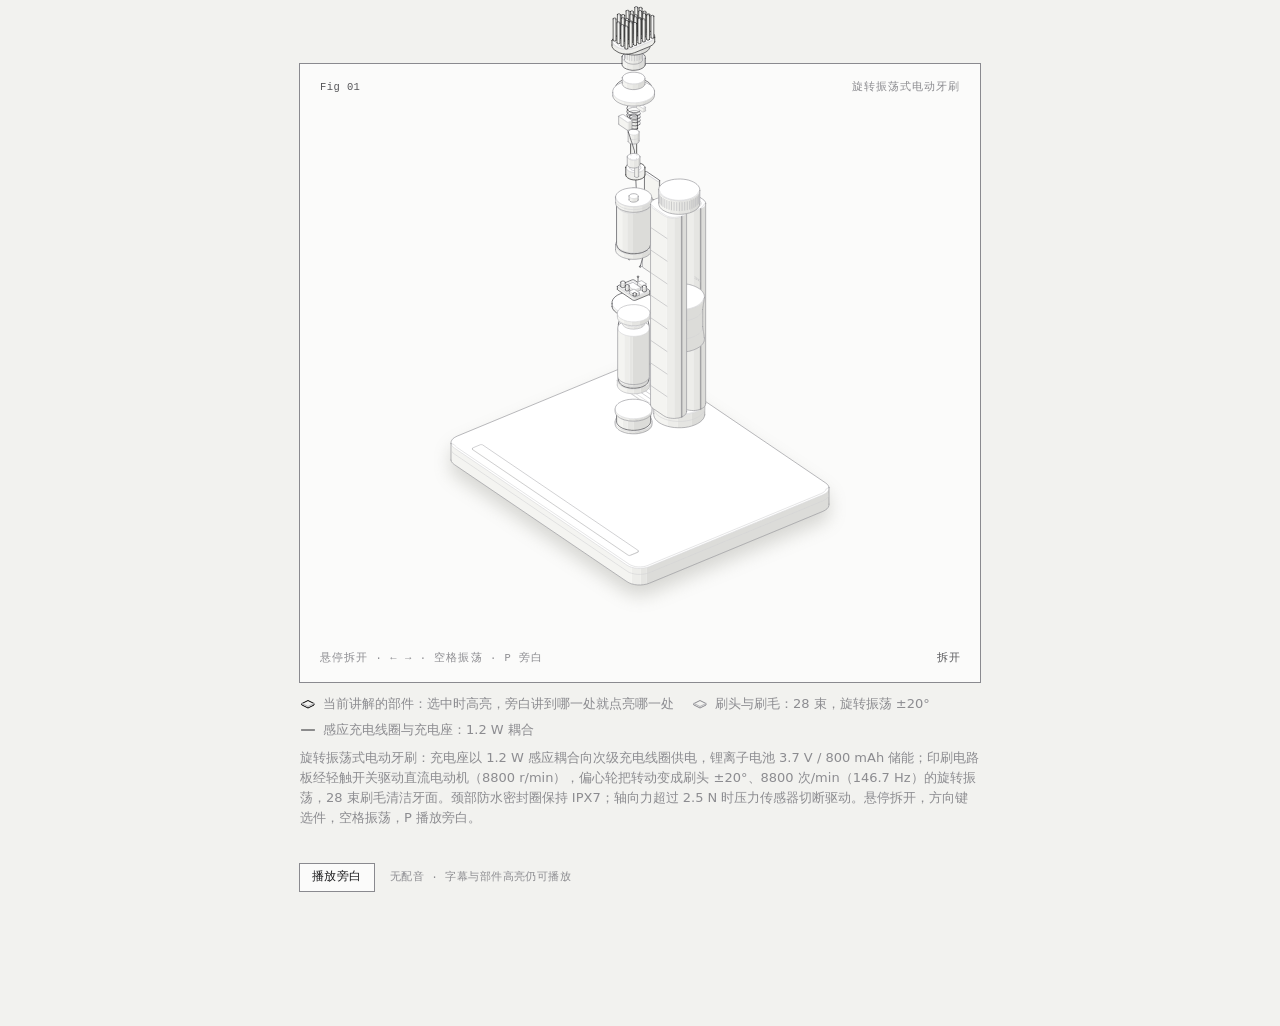
<file: examples/electric-toothbrush/electric-toothbrush-light.html>
<!doctype html><html lang="zh-Hans"><head><meta charset="utf-8"><meta name="viewport" content="width=device-width, initial-scale=1"><title>旋转振荡式电动牙刷</title><style>
.iso{
  --anatomy-page:#0b0b0b;--anatomy-card:#131313;--anatomy-text:#a3a3a3;--anatomy-strong:#e6e6e6;--anatomy-muted:#6e6e6e;
  --anatomy-paper:#131313;--anatomy-face:#1b1b1b;--anatomy-top:#1c1c1c;
  --anatomy-shade-0:#0f0f0f;--anatomy-shade-1:#121212;--anatomy-shade-2:#151515;--anatomy-shade-3:#181818;
  --anatomy-lit-top:#262626;--anatomy-lit-shade:#1d1d1d;
  --anatomy-hi:#d4d4d4;--anatomy-mid:#6a6a6a;--anatomy-lo:#3e3e3e;--anatomy-faint:#2a2a2a;--anatomy-lit:#ffffff;
  --anatomy-halo:#050505;--anatomy-halo-opacity:.9;--anatomy-dot:#e6e6e6;
  --anatomy-red:#ff6b6b;--anatomy-green:#6be0a0;--anatomy-blue:#6b9bff;
  --anatomy-weight:.6px;--anatomy-ease:cubic-bezier(.32,.72,0,1);
  --anatomy-mono:ui-monospace,"SF Mono",Menlo,Consolas,monospace;
  --anatomy-lift:inset 0 1px 0 0 #ffffff0a,inset 0 0 0 1px #ffffff06,0 0 0 1px #00000026,0 1px 1px -.5px #00000014,0 3px 3px -1.5px #00000014,0 6px 6px -3px #00000014,0 12px 12px -6px #00000014;
}
.iso[data-theme="light"]{
  --anatomy-page:#f2f2ef;--anatomy-card:#fbfbfa;--anatomy-text:#57575a;--anatomy-strong:#18181a;--anatomy-muted:#8c8c90;
  --anatomy-paper:#fbfbfa;--anatomy-face:#ffffff;--anatomy-top:#ffffff;
  --anatomy-shade-0:#dcdcd9;--anatomy-shade-1:#e5e5e2;--anatomy-shade-2:#ededea;--anatomy-shade-3:#f4f4f1;
  --anatomy-lit-top:#ffffff;--anatomy-lit-shade:#eeeeeb;
  --anatomy-hi:#26262a;--anatomy-mid:#8a8a8f;--anatomy-lo:#b4b4b8;--anatomy-faint:#d4d4d6;--anatomy-lit:#000000;
  --anatomy-halo:#8a8a80;--anatomy-halo-opacity:.32;--anatomy-dot:#3a3a3e;
  --anatomy-red:#e5484d;--anatomy-green:#30a46c;--anatomy-blue:#3e63dd;
  --anatomy-lift:inset 0 1px 0 0 #ffffff,0 0 0 1px #0000000f,0 1px 1px -.5px #0000000a,0 3px 3px -1.5px #0000000a,0 6px 6px -3px #0000000a,0 12px 12px -6px #0000000a;
}
.iso-svg{display:block;width:100%;height:auto;overflow:visible}
.iso-svg path,.iso-svg circle{vector-effect:non-scaling-stroke}
.iso-fill{fill:var(--anatomy-paper);stroke:none}
.iso-solid[data-lit]>.iso-fill{fill:var(--anatomy-face)}
.iso-shade,.iso-top{stroke:none}
.iso-shade[data-shade="0"]{fill:var(--anatomy-shade-0)}
.iso-shade[data-shade="1"]{fill:var(--anatomy-shade-1)}
.iso-shade[data-shade="2"]{fill:var(--anatomy-shade-2)}
.iso-shade[data-shade="3"]{fill:var(--anatomy-shade-3)}
.iso-top{fill:var(--anatomy-top)}
.iso-solid[data-lit]>.iso-top{fill:var(--anatomy-lit-top)}
.iso-solid[data-lit]>.iso-shade{fill:var(--anatomy-lit-shade)}
.iso-solid[data-seamless]>.iso-shade,.iso-solid[data-seamless]>.iso-top{stroke-width:.4;stroke-linejoin:round}
.iso-solid[data-seamless]>.iso-shade[data-shade="0"]{stroke:var(--anatomy-shade-0)}
.iso-solid[data-seamless]>.iso-shade[data-shade="1"]{stroke:var(--anatomy-shade-1)}
.iso-solid[data-seamless]>.iso-shade[data-shade="2"]{stroke:var(--anatomy-shade-2)}
.iso-solid[data-seamless]>.iso-shade[data-shade="3"]{stroke:var(--anatomy-shade-3)}
.iso-solid[data-seamless]>.iso-top{stroke:var(--anatomy-top)}
.iso-solid[data-seamless][data-lit]>.iso-top{stroke:var(--anatomy-lit-top)}
.iso-solid[data-seamless][data-lit]>.iso-shade{stroke:var(--anatomy-lit-shade)}
.iso-solid[data-lit]>.iso-edge{stroke:var(--anatomy-lit)}
.iso-halo{fill:var(--anatomy-halo);stroke:none;filter:blur(9px);opacity:var(--anatomy-halo-opacity);transform:translateY(3px)}
.iso-line{fill:none;stroke:var(--anatomy-lo);stroke-width:var(--anatomy-weight);stroke-linecap:round;stroke-linejoin:round}
.iso-line[data-tone="hi"]{stroke:var(--anatomy-hi)}
.iso-line[data-tone="mid"]{stroke:var(--anatomy-mid)}
.iso-line[data-tone="lo"]{stroke:var(--anatomy-lo)}
.iso-line[data-tone="faint"]{stroke:var(--anatomy-faint)}
.iso-line[data-tone="lit"]{stroke:var(--anatomy-lit)}
.iso-line[data-tone="red"]{stroke:var(--anatomy-red)}
.iso-line[data-tone="green"]{stroke:var(--anatomy-green)}
.iso-line[data-tone="blue"]{stroke:var(--anatomy-blue)}
.iso-line[data-dotted]{stroke-dasharray:.01 3.5;stroke-width:1}
.iso-line[data-dashed]{stroke-dasharray:3 3}
.iso-line[data-flow]{stroke-dasharray:2 6}
.iso-wire-end{fill:var(--anatomy-paper);stroke:var(--anatomy-lo);stroke-width:var(--anatomy-weight)}
.iso-wire[data-tone="hi"] .iso-wire-end{stroke:var(--anatomy-hi)}
.iso-wire[data-tone="mid"] .iso-wire-end{stroke:var(--anatomy-mid)}
.iso-wire[data-tone="faint"] .iso-wire-end{stroke:var(--anatomy-faint)}
.iso-wire[data-tone="lit"] .iso-wire-end{stroke:var(--anatomy-lit)}
.iso-dots circle{fill:var(--anatomy-dot);stroke:none;opacity:.32}
.iso-dots[data-tone="hi"] circle{opacity:.85}
.iso-dots[data-tone="mid"] circle{opacity:.45}
.iso-dots[data-tone="lo"] circle{opacity:.22}
.iso-dots[data-tone="faint"] circle{opacity:.12}
.iso-face-text{fill:var(--anatomy-mid);font-family:var(--anatomy-mono);letter-spacing:.04em}
.iso-face-text[data-tone="hi"]{fill:var(--anatomy-hi)}
.iso-face-text[data-tone="lo"]{fill:var(--anatomy-lo)}
.iso-face-text[data-tone="faint"]{fill:var(--anatomy-faint)}
.tb-body{fill:var(--anatomy-shade-2);stroke:none}
.tb-shine{fill:var(--anatomy-top);stroke:none}
.tb-shade{fill:var(--anatomy-shade-0);stroke:none}
.tb-ring{fill:none;stroke:var(--anatomy-lo);stroke-width:.45;stroke-linecap:butt;stroke-linejoin:round}
.tb-ring[data-tone="mid"]{stroke:var(--anatomy-mid)}
.tb-ring[data-tone="faint"]{stroke:var(--anatomy-faint)}
.tb-ring[data-tone="hi"]{stroke:var(--anatomy-hi)}
@keyframes iso-flow{to{stroke-dashoffset:-32}}
@keyframes iso-pulse{0%,100%{opacity:.18}12%{opacity:1}40%{opacity:.18}}
.iso-line[data-flow]{animation:iso-flow 1600ms linear infinite}
.iso-dots circle[data-pulse]{animation:iso-pulse 1600ms steps(1,end) infinite;animation-delay:var(--pulse-at,0ms)}
.iso-figure{margin:32px 0 36px}
.iso-plate{position:relative;padding:52px 24px;border-radius:0;background:var(--anatomy-card);box-shadow:0 0 0 1px var(--anatomy-mid);--anatomy-paper:var(--anatomy-card)}
.iso-plate-corners{position:absolute;inset:18px 20px;pointer-events:none}
.iso-plate-corner{position:absolute;color:var(--anatomy-muted);font-family:var(--anatomy-mono);font-size:10.5px;line-height:1;letter-spacing:.04em;white-space:nowrap}
.iso-plate-corner[data-corner="fig"]{top:0;left:0;color:var(--anatomy-text)}
.iso-plate-corner[data-corner="title"]{top:0;right:0;text-transform:uppercase;letter-spacing:.1em}
.iso-plate-corner[data-corner="hint"]{bottom:0;left:0;text-transform:uppercase;letter-spacing:.1em}
.iso-plate-corner[data-corner="readout"]{right:0;bottom:0;color:var(--anatomy-text);font-variant-numeric:tabular-nums}
.iso-plate .iso-svg{margin:0 auto}
.iso-legend{display:grid;gap:8px;margin-top:12px;color:var(--anatomy-muted);font-size:13px;line-height:1.55}
.iso-keys{display:flex;flex-wrap:wrap;gap:6px 18px}
.iso-key{display:inline-flex;align-items:center;gap:7px}
.iso-swatch{width:16px;height:10px;flex:none;overflow:visible}
.iso-swatch path{fill:none;stroke:var(--anatomy-hi);stroke-width:1;vector-effect:non-scaling-stroke;stroke-linejoin:round;stroke-linecap:round}
.iso-swatch[data-mark="raised"] path,.iso-swatch[data-mark="flat"] path{stroke:var(--anatomy-mid)}
.iso-swatch[data-mark="lit"] path{stroke:var(--anatomy-lit)}
.iso-swatch[data-mark="dim"] path{stroke:var(--anatomy-lo)}
.iso-swatch[data-mark="dotted"] path{stroke-dasharray:.01 3;stroke-width:1.4}
.iso-swatch[data-mark="dashed"] path{stroke-dasharray:3 2.5}
.iso-swatch[data-mark="red"] path{stroke:var(--anatomy-red)}
.iso-swatch[data-mark="green"] path{stroke:var(--anatomy-green)}
.iso-swatch[data-mark="blue"] path{stroke:var(--anatomy-blue)}
.iso-swatch-crease{stroke:var(--anatomy-lo)!important}
@media (max-width:560px){.iso-plate{padding:48px 12px 70px}.iso-plate-corner[data-corner="hint"]{bottom:18px}}
@media (prefers-reduced-motion:reduce){.iso-line[data-flow],.iso-dots circle[data-pulse]{animation:none}}

*{box-sizing:border-box}
html{color-scheme:dark}
body[data-theme="light"]{color-scheme:light}
body{margin:0;background:var(--anatomy-page);color:var(--anatomy-text);font:14px/1.6 ui-sans-serif,system-ui,-apple-system,"Segoe UI",sans-serif;-webkit-font-smoothing:antialiased}
.iso-page{width:min(680px,100% - 32px);margin:64px auto 96px}
</style></head><body class="iso" data-theme="light"><main class="iso-page"><style>.tbh-stage {
  position: relative;
  border-radius: 10px;
  touch-action: pan-y;
  -webkit-tap-highlight-color: transparent;
  user-select: none;
  -webkit-user-select: none;
}

.tbh-stage:focus-visible {
  outline: 1px solid var(--anatomy-muted);
  outline-offset: 6px;
}

.tbh-stage > svg {
  display: block;
  width: 100%;
  height: auto;
}

.tbh-stage[data-focus] .it:not([data-on]):not([data-piece="bench"]) {
  --anatomy-hi: var(--anatomy-mid);
  --anatomy-mid: var(--anatomy-lo);
}

.tbh-stage[data-focus] .it[data-piece="bench"] {
  --anatomy-mid: var(--anatomy-lo);
}

.it[data-on] {
  --anatomy-hi: var(--anatomy-lit);
  --anatomy-mid: var(--anatomy-hi);
}

.it[data-on] .iso-top,
.it[data-on] .tb-shine {
  fill: var(--anatomy-lit-top);
}

.it[data-on] .iso-shade,
.it[data-on] .tb-body {
  fill: var(--anatomy-lit-shade);
}

.it[data-on] [data-seamless] > .iso-shade {
  stroke: var(--anatomy-lit-shade);
}

.it[data-on] [data-seamless] > .iso-top {
  stroke: var(--anatomy-lit-top);
}

.it[data-on] .iso-edge,
.it[data-on] .tb-edge {
  stroke: var(--anatomy-lit);
}

.iso-voice {
  display: grid;
  gap: 8px;
  margin: 18px 0 0;
  color: var(--anatomy-muted);
  font-size: 13px;
  line-height: 1.55;
}

.iso-voice-bar {
  display: flex;
  flex-wrap: wrap;
  gap: 12px 16px;
  align-items: center;
}

.iso-voice button {
  appearance: none;
  border: 0;
  margin: 0;
  padding: 6px 12px;
  border-radius: 0;
  background: var(--anatomy-card);
  color: var(--anatomy-strong);
  box-shadow: 0 0 0 1px var(--anatomy-mid);
  font: 12px/1.2 var(--anatomy-mono);
  letter-spacing: 0.04em;
  cursor: pointer;
}

.iso-voice button:hover {
  color: var(--anatomy-lit);
}

.iso-voice button:focus-visible {
  outline: 1px solid var(--anatomy-muted);
  outline-offset: 3px;
}

.iso-voice-status {
  font-family: var(--anatomy-mono);
  font-size: 11px;
  letter-spacing: 0.04em;
}

.iso-voice-line {
  min-height: 2.4em;
  margin: 0;
  color: var(--anatomy-text);
}

.iso-sr {
  position: absolute;
  width: 1px;
  height: 1px;
  overflow: hidden;
  clip-path: inset(50%);
  white-space: nowrap;
}
</style><figure class="iso-figure"><div class="iso-plate"><div class="iso-plate-corners" aria-hidden="true"><span class="iso-plate-corner" data-corner="fig">Fig 01</span><span class="iso-plate-corner" data-corner="title">旋转振荡式电动牙刷</span><span class="iso-plate-corner" data-corner="hint">悬停拆开 · ← → · 空格振荡 · P 旁白</span><span class="iso-plate-corner" data-corner="readout" data-readout>3.7 V · 800 mAh · 静止</span></div><div class="iso-stage tbh-stage" tabindex="0" role="slider" aria-label="旋转振荡式电动牙刷。悬停拆开；左右方向键选择组件；空格键启动振荡；P 播放旁白；Escape 合拢。" aria-valuemin="0" aria-valuemax="10" aria-valuenow="0" aria-valuetext="已合拢"><svg xmlns="http://www.w3.org/2000/svg" class="iso-svg" viewBox="0 0 640 520" role="img" aria-label="一台旋转振荡式电动牙刷直立在感应充电座上：手柄壳体打开后可见次级充电线圈、3.7 V 800 mAh 锂离子电池、印刷电路板、直流电动机、偏心轮与传动轴、压力传感器和颈部防水密封圈；刷头毛束底板上有 28 束刷毛。"><path class="iso-halo" d="M128.6 339.2L128.7 337.5L129.4 335.9L130.6 334.4L132.5 333L134.8 331.8L310.4 259.1L313.1 258.2L316.1 257.6L319.2 257.3L322.4 257.3L325.5 257.7L328.4 258.4L331 259.4L333.1 260.6L508 379.2L509.7 380.6L510.9 382.2L511.4 383.8L511.4 400.6L511.3 402.3L510.6 403.9L509.4 405.5L507.5 406.8L505.2 408L329.6 480.7L326.9 481.6L323.9 482.2L320.8 482.5L317.6 482.5L314.5 482.1L311.6 481.4L309 480.5L306.9 479.2L132 360.6L130.3 359.2L129.1 357.6L128.6 356Z"/><g class="tbh-machine"><g class="it" data-piece="bench" data-k="-75.89" data-m="0.0,0.0,0.0" data-i="0"><g class="iso-solid"><path class="iso-fill" d="M303.8 297.5L304.1 296L305.1 294.6L306.6 293.4L308.6 292.3L311 291.5L313.7 291.1L316.5 290.9L319.3 291.1L321.9 291.6L324.3 292.4L326.3 293.5L327.8 294.7L328.7 296.2L329 297.6L329 300.1L328.6 301.6L327.6 303L326.1 304.2L324.1 305.3L321.7 306L319 306.5L316.2 306.7L313.4 306.5L310.8 306L308.4 305.2L306.5 304.1L305 302.8L304.1 301.4L303.8 299.9Z"/><path class="iso-shade" data-shade="0" d="M324.1 305.3L321.7 306L321.7 303.6L324.1 302.8ZM329 300.1L328.6 301.6L328.6 299.1L329 297.6ZM328.6 301.6L327.6 303L327.6 300.5L328.6 299.1ZM327.6 303L326.1 304.2L326.1 301.8L327.6 300.5ZM326.1 304.2L324.1 305.3L324.1 302.8L326.1 301.8Z"/><path class="iso-shade" data-shade="1" d="M321.7 306L319 306.5L319 304.1L321.7 303.6ZM319 306.5L316.2 306.7L316.2 304.2L319 304.1Z"/><path class="iso-shade" data-shade="2" d="M316.2 306.7L313.4 306.5L313.4 304.1L316.2 304.2ZM313.4 306.5L310.8 306L310.8 303.5L313.4 304.1Z"/><path class="iso-shade" data-shade="3" d="M310.8 306L308.4 305.2L308.4 302.7L310.8 303.5ZM308.4 305.2L306.5 304.1L306.5 301.7L308.4 302.7ZM306.5 304.1L305 302.8L305 300.4L306.5 301.7ZM305 302.8L304.1 301.4L304.1 299L305 300.4ZM304.1 301.4L303.8 299.9L303.8 297.5L304.1 299Z"/><path class="iso-top" d="M324.1 302.8L321.7 303.6L319 304.1L316.2 304.2L313.4 304.1L310.8 303.5L308.4 302.7L306.5 301.7L305 300.4L304.1 299L303.8 297.5L304.1 296L305.1 294.6L306.6 293.4L308.6 292.3L311 291.5L313.7 291.1L316.5 290.9L319.3 291.1L321.9 291.6L324.3 292.4L326.3 293.5L327.8 294.7L328.7 296.2L329 297.6L328.6 299.1L327.6 300.5L326.1 301.8Z"/><path class="iso-line iso-crease" data-tone="faint" d="M329 297.6L328.6 299.1L327.6 300.5L326.1 301.8L324.1 302.8L321.7 303.6L319 304.1L316.2 304.2L313.4 304.1L310.8 303.5L308.4 302.7L306.5 301.7L305 300.4L304.1 299L303.8 297.5"/><path class="iso-line iso-edge" data-tone="lo" d="M303.8 297.5L304.1 296L305.1 294.6L306.6 293.4L308.6 292.3L311 291.5L313.7 291.1L316.5 290.9L319.3 291.1L321.9 291.6L324.3 292.4L326.3 293.5L327.8 294.7L328.7 296.2L329 297.6M329 300.1L328.6 301.6L327.6 303L326.1 304.2L324.1 305.3L321.7 306L319 306.5L316.2 306.7L313.4 306.5L310.8 306L308.4 305.2L306.5 304.1L305 302.8L304.1 301.4L303.8 299.9M303.8 297.5L303.8 299.9M329 297.6L329 300.1"/></g></g><g class="it" data-piece="bench" data-k="-74.56" data-m="0.0,0.0,0.0" data-i="1"><g class="iso-solid"><path class="iso-fill" d="M306.7 292.3L306.9 291.2L307.7 290.1L308.8 289.1L310.4 288.3L312.2 287.7L314.3 287.4L316.5 287.2L318.6 287.4L320.7 287.8L322.5 288.4L324 289.2L325.2 290.2L325.9 291.3L326.1 292.4L326.1 297.6L325.8 298.8L325.1 299.8L323.9 300.8L322.3 301.6L320.5 302.2L318.4 302.6L316.3 302.7L314.1 302.6L312.1 302.2L310.2 301.6L308.7 300.7L307.6 299.8L306.9 298.7L306.7 297.5Z"/><path class="iso-shade" data-shade="0" d="M322.3 301.6L320.5 302.2L320.5 297L322.3 296.4ZM326.1 297.6L325.8 298.8L325.8 293.6L326.1 292.4ZM325.8 298.8L325.1 299.8L325.1 294.7L325.8 293.6ZM325.1 299.8L323.9 300.8L323.9 295.6L325.1 294.7ZM323.9 300.8L322.3 301.6L322.3 296.4L323.9 295.6Z"/><path class="iso-shade" data-shade="1" d="M320.5 302.2L318.4 302.6L318.4 297.4L320.5 297ZM318.4 302.6L316.3 302.7L316.3 297.5L318.4 297.4Z"/><path class="iso-shade" data-shade="2" d="M316.3 302.7L314.1 302.6L314.1 297.4L316.3 297.5ZM314.1 302.6L312.1 302.2L312.1 297L314.1 297.4Z"/><path class="iso-shade" data-shade="3" d="M312.1 302.2L310.2 301.6L310.2 296.4L312.1 297ZM310.2 301.6L308.7 300.7L308.7 295.6L310.2 296.4ZM308.7 300.7L307.6 299.8L307.6 294.6L308.7 295.6ZM307.6 299.8L306.9 298.7L306.9 293.5L307.6 294.6ZM306.9 298.7L306.7 297.5L306.7 292.3L306.9 293.5Z"/><path class="iso-top" d="M322.3 296.4L320.5 297L318.4 297.4L316.3 297.5L314.1 297.4L312.1 297L310.2 296.4L308.7 295.6L307.6 294.6L306.9 293.5L306.7 292.3L306.9 291.2L307.7 290.1L308.8 289.1L310.4 288.3L312.2 287.7L314.3 287.4L316.5 287.2L318.6 287.4L320.7 287.8L322.5 288.4L324 289.2L325.2 290.2L325.9 291.3L326.1 292.4L325.8 293.6L325.1 294.7L323.9 295.6Z"/><path class="iso-line iso-crease" data-tone="faint" d="M326.1 292.4L325.8 293.6L325.1 294.7L323.9 295.6L322.3 296.4L320.5 297L318.4 297.4L316.3 297.5L314.1 297.4L312.1 297L310.2 296.4L308.7 295.6L307.6 294.6L306.9 293.5L306.7 292.3"/><path class="iso-line iso-edge" data-tone="mid" d="M306.7 292.3L306.9 291.2L307.7 290.1L308.8 289.1L310.4 288.3L312.2 287.7L314.3 287.4L316.5 287.2L318.6 287.4L320.7 287.8L322.5 288.4L324 289.2L325.2 290.2L325.9 291.3L326.1 292.4M326.1 297.6L325.8 298.8L325.1 299.8L323.9 300.8L322.3 301.6L320.5 302.2L318.4 302.6L316.3 302.7L314.1 302.6L312.1 302.2L310.2 301.6L308.7 300.7L307.6 299.8L306.9 298.7L306.7 297.5M306.7 292.3L306.7 297.5M326.1 292.4L326.1 297.6"/></g></g><g class="it" data-piece="bench" data-k="-24.72" data-m="0.0,0.0,0.0" data-i="2"><g class="iso-solid"><path class="iso-fill" d="M165 355L165.3 353.5L166.3 352.1L167.8 350.8L169.8 349.8L172.2 349L174.9 348.5L177.7 348.4L180.5 348.6L183.1 349.1L185.5 349.9L187.5 350.9L188.9 352.2L189.8 353.6L190.1 355.1L190.1 357.6L189.8 359L188.8 360.4L187.3 361.7L185.3 362.7L182.9 363.5L180.2 364L177.4 364.2L174.6 364L172 363.5L169.6 362.7L167.6 361.6L166.1 360.3L165.2 358.9L165 357.4Z"/><path class="iso-shade" data-shade="0" d="M185.3 362.7L182.9 363.5L182.9 361.1L185.3 360.3ZM190.1 357.6L189.8 359L189.8 356.6L190.1 355.1ZM189.8 359L188.8 360.4L188.8 358L189.8 356.6ZM188.8 360.4L187.3 361.7L187.3 359.3L188.8 358ZM187.3 361.7L185.3 362.7L185.3 360.3L187.3 359.3Z"/><path class="iso-shade" data-shade="1" d="M182.9 363.5L180.2 364L180.2 361.6L182.9 361.1ZM180.2 364L177.4 364.2L177.4 361.7L180.2 361.6Z"/><path class="iso-shade" data-shade="2" d="M177.4 364.2L174.6 364L174.6 361.5L177.4 361.7ZM174.6 364L172 363.5L172 361L174.6 361.5Z"/><path class="iso-shade" data-shade="3" d="M172 363.5L169.6 362.7L169.6 360.2L172 361ZM169.6 362.7L167.6 361.6L167.6 359.2L169.6 360.2ZM167.6 361.6L166.1 360.3L166.1 357.9L167.6 359.2ZM166.1 360.3L165.2 358.9L165.2 356.5L166.1 357.9ZM165.2 358.9L165 357.4L165 355L165.2 356.5Z"/><path class="iso-top" d="M185.3 360.3L182.9 361.1L180.2 361.6L177.4 361.7L174.6 361.5L172 361L169.6 360.2L167.6 359.2L166.1 357.9L165.2 356.5L165 355L165.3 353.5L166.3 352.1L167.8 350.8L169.8 349.8L172.2 349L174.9 348.5L177.7 348.4L180.5 348.6L183.1 349.1L185.5 349.9L187.5 350.9L188.9 352.2L189.8 353.6L190.1 355.1L189.8 356.6L188.8 358L187.3 359.3Z"/><path class="iso-line iso-crease" data-tone="faint" d="M190.1 355.1L189.8 356.6L188.8 358L187.3 359.3L185.3 360.3L182.9 361.1L180.2 361.6L177.4 361.7L174.6 361.5L172 361L169.6 360.2L167.6 359.2L166.1 357.9L165.2 356.5L165 355"/><path class="iso-line iso-edge" data-tone="lo" d="M165 355L165.3 353.5L166.3 352.1L167.8 350.8L169.8 349.8L172.2 349L174.9 348.5L177.7 348.4L180.5 348.6L183.1 349.1L185.5 349.9L187.5 350.9L188.9 352.2L189.8 353.6L190.1 355.1M190.1 357.6L189.8 359L188.8 360.4L187.3 361.7L185.3 362.7L182.9 363.5L180.2 364L177.4 364.2L174.6 364L172 363.5L169.6 362.7L167.6 361.6L166.1 360.3L165.2 358.9L165 357.4M165 355L165 357.4M190.1 355.1L190.1 357.6"/></g></g><g class="it" data-piece="bench" data-k="-23.39" data-m="0.0,0.0,0.0" data-i="3"><g class="iso-solid"><path class="iso-fill" d="M167.8 349.8L168.1 348.7L168.8 347.6L170 346.6L171.6 345.8L173.4 345.2L175.5 344.8L177.6 344.7L179.8 344.9L181.8 345.3L183.7 345.9L185.2 346.7L186.3 347.7L187 348.8L187.2 349.9L187.2 355.1L187 356.2L186.2 357.3L185.1 358.3L183.5 359.1L181.7 359.7L179.6 360.1L177.4 360.2L175.3 360.1L173.2 359.7L171.4 359L169.9 358.2L168.7 357.2L168.1 356.1L167.8 355Z"/><path class="iso-shade" data-shade="0" d="M183.5 359.1L181.7 359.7L181.7 354.5L183.5 353.9ZM187.2 355.1L187 356.2L187 351.1L187.2 349.9ZM187 356.2L186.2 357.3L186.2 352.1L187 351.1ZM186.2 357.3L185.1 358.3L185.1 353.1L186.2 352.1ZM185.1 358.3L183.5 359.1L183.5 353.9L185.1 353.1Z"/><path class="iso-shade" data-shade="1" d="M181.7 359.7L179.6 360.1L179.6 354.9L181.7 354.5ZM179.6 360.1L177.4 360.2L177.4 355L179.6 354.9Z"/><path class="iso-shade" data-shade="2" d="M177.4 360.2L175.3 360.1L175.3 354.9L177.4 355ZM175.3 360.1L173.2 359.7L173.2 354.5L175.3 354.9Z"/><path class="iso-shade" data-shade="3" d="M173.2 359.7L171.4 359L171.4 353.9L173.2 354.5ZM171.4 359L169.9 358.2L169.9 353L171.4 353.9ZM169.9 358.2L168.7 357.2L168.7 352.1L169.9 353ZM168.7 357.2L168.1 356.1L168.1 351L168.7 352.1ZM168.1 356.1L167.8 355L167.8 349.8L168.1 351Z"/><path class="iso-top" d="M183.5 353.9L181.7 354.5L179.6 354.9L177.4 355L175.3 354.9L173.2 354.5L171.4 353.9L169.9 353L168.7 352.1L168.1 351L167.8 349.8L168.1 348.7L168.8 347.6L170 346.6L171.6 345.8L173.4 345.2L175.5 344.8L177.6 344.7L179.8 344.9L181.8 345.3L183.7 345.9L185.2 346.7L186.3 347.7L187 348.8L187.2 349.9L187 351.1L186.2 352.1L185.1 353.1Z"/><path class="iso-line iso-crease" data-tone="faint" d="M187.2 349.9L187 351.1L186.2 352.1L185.1 353.1L183.5 353.9L181.7 354.5L179.6 354.9L177.4 355L175.3 354.9L173.2 354.5L171.4 353.9L169.9 353L168.7 352.1L168.1 351L167.8 349.8"/><path class="iso-line iso-edge" data-tone="mid" d="M167.8 349.8L168.1 348.7L168.8 347.6L170 346.6L171.6 345.8L173.4 345.2L175.5 344.8L177.6 344.7L179.8 344.9L181.8 345.3L183.7 345.9L185.2 346.7L186.3 347.7L187 348.8L187.2 349.9M187.2 355.1L187 356.2L186.2 357.3L185.1 358.3L183.5 359.1L181.7 359.7L179.6 360.1L177.4 360.2L175.3 360.1L173.2 359.7L171.4 359L169.9 358.2L168.7 357.2L168.1 356.1L167.8 355M167.8 349.8L167.8 355M187.2 349.9L187.2 355.1"/></g></g><g class="it" data-piece="bench" data-k="0.40" data-m="0.0,0.0,0.0" data-i="4"><path class="iso-line" data-tone="lo" d="M500.9 374.5L501.7 375.1L502.2 375.8L502.4 376.6L502.4 377.3L502.1 378L501.5 378.7L500.7 379.3L499.7 379.8L324 452.6L322.8 453L321.5 453.2L320.1 453.4L318.7 453.4L317.4 453.2L316.1 452.9L314.9 452.5L313.9 451.9L139.1 333.3L138.3 332.7L137.8 332L137.6 331.2L137.6 330.5L137.9 329.8L138.5 329.1L139.3 328.5L140.3 328L316 255.2L317.2 254.8L318.5 254.6L319.9 254.4L321.3 254.5L322.6 254.6L323.9 254.9L325.1 255.3L326.1 255.9Z"/></g><g class="it" data-piece="bench" data-k="0.50" data-m="0.0,0.0,0.0" data-i="5"><path class="iso-line" data-tone="lo" d="M322.5 261.2L321.1 261.6L319.6 261.6L318.1 261.4L317 260.9L316.3 260.1L316.2 259.3L316.6 258.5L317.6 257.9L319 257.6L320.6 257.5L322 257.7L323.2 258.3L323.9 259L324 259.8L323.5 260.6ZM495.2 378.3L493.8 378.7L492.3 378.8L490.8 378.5L489.6 378L488.9 377.2L488.8 376.4L489.3 375.6L490.3 375L491.7 374.7L493.2 374.6L494.7 374.9L495.9 375.4L496.6 376.1L496.7 376.9L496.2 377.7ZM149.7 332.8L148.3 333.1L146.8 333.2L145.3 332.9L144.1 332.4L143.4 331.7L143.3 330.9L143.8 330.1L144.8 329.5L146.2 329.1L147.7 329L149.2 329.3L150.4 329.8L151.1 330.6L151.2 331.4L150.7 332.2ZM322.4 449.9L321 450.3L319.4 450.3L318 450.1L316.8 449.5L316.1 448.8L316 448L316.5 447.2L317.5 446.6L318.9 446.2L320.4 446.2L321.9 446.4L323 446.9L323.7 447.7L323.8 448.5L323.4 449.3Z"/><g class="iso-dots" data-tone="mid"><circle cx="320.1" cy="259.6" r="0.5"/><circle cx="492.7" cy="376.7" r="0.5"/><circle cx="147.3" cy="331.1" r="0.5"/><circle cx="319.9" cy="448.2" r="0.5"/></g></g><g class="it" data-piece="charger" data-k="5.77" data-m="0.0,28.0,0.0" data-i="6"><path class="iso-line" data-tone="hi" d="M335.7 359.7L324.2 363L311.3 363.9L298.5 362.3L287.6 358.3L280.1 352.6L276.8 345.8L278.3 338.8L284.5 332.5L294.5 327.8L307.1 325.2L320.6 325.2L333.3 327.7L343.5 332.5L349.8 338.9L351.5 346.1L348.2 353.2L340.4 359.2L328.9 363.4L315.4 365.1L301.6 364.2L289.2 360.8L279.9 355.2L274.9 348.2L275 340.7L280.1 333.6L289.6 328L302.3 324.5L316.6 323.6L330.6 325.5L342.4 329.9L350.6 336.3L353.9 343.8L352 351.5L345.1 358.3L334 363.5L320.1 366.1L305.3 366.1L291.4 363.2L280.4 357.9L273.6 350.8L272 342.9L275.8 335.1L284.6 328.6L297.2 324.1L312.1 322.3L327.2 323.4L340.6 327.3L350.6 333.5L355.8 341.2L355.5 349.4L349.8 357.1L339.2 363.1L325.2 366.8L309.6 367.7L294.4 365.5L281.6 360.6L272.9 353.6L269.5 345.4L271.8 337L279.6 329.6L291.8 324.1L307 321.3L323.1 321.5L338.1 324.8L350 330.7L357.1 338.4L358.6 347.1L354.3 355.4L344.5 362.4L330.7 367.2L314.5 369L298.1 367.7L283.6 363.3L273 356.5L267.5 348.1L268.1 339.2L274.6 331L286.3 324.5L301.5 320.6L318.5 319.9L334.9 322.3L348.6 327.8L357.8 335.4L361.2 344.4L358.5 353.4L349.9 361.3L336.4 367.1L319.9 370.1L302.5 369.7L286.4 366"/></g><g class="it" data-piece="charger" data-k="10.84" data-m="0.0,28.0,0.0" data-i="7"><path class="iso-line" data-tone="lo" d="M346.3 353.5L344.9 353.8L343.4 353.7L342.3 353.2L341.7 352.5L341.9 351.7L342.8 351.1L344.1 350.8L345.6 350.9L346.8 351.4L347.4 352.1L347.2 352.9ZM275.6 348.9L274.3 349.2L272.8 349.1L271.6 348.7L271 347.9L271.2 347.1L272.1 346.5L273.5 346.2L274.9 346.3L276.1 346.8L276.7 347.5L276.5 348.3ZM284.3 311.5L282.9 311.8L281.5 311.7L280.3 311.2L279.7 310.5L279.9 309.7L280.8 309.1L282.1 308.8L283.6 308.9L284.8 309.3L285.4 310.1L285.2 310.8ZM355 316.1L353.6 316.4L352.1 316.3L350.9 315.8L350.4 315.1L350.5 314.3L351.4 313.7L352.8 313.4L354.3 313.5L355.5 313.9L356.1 314.7L355.9 315.4Z"/><g class="iso-dots" data-tone="mid"><circle cx="344.5" cy="352.3" r="0.4"/><circle cx="273.9" cy="347.7" r="0.4"/><circle cx="282.5" cy="310.3" r="0.4"/><circle cx="353.2" cy="314.9" r="0.4"/></g></g><g class="it" data-piece="bench" data-k="12.33" data-m="0.0,0.0,0.0" data-i="8"><g class="iso-solid"><path class="iso-fill" d="M449.9 396.6L450.2 395.1L451.2 393.7L452.7 392.5L454.7 391.4L457.1 390.6L459.8 390.1L462.6 390L465.4 390.2L468 390.7L470.4 391.5L472.4 392.6L473.9 393.8L474.8 395.2L475 396.7L475 399.2L474.7 400.7L473.7 402.1L472.2 403.3L470.2 404.4L467.8 405.1L465.1 405.6L462.3 405.8L459.5 405.6L456.9 405.1L454.5 404.3L452.5 403.2L451.1 401.9L450.2 400.5L449.9 399Z"/><path class="iso-shade" data-shade="0" d="M470.2 404.4L467.8 405.1L467.8 402.7L470.2 401.9ZM475 399.2L474.7 400.7L474.7 398.2L475 396.7ZM474.7 400.7L473.7 402.1L473.7 399.6L474.7 398.2ZM473.7 402.1L472.2 403.3L472.2 400.9L473.7 399.6ZM472.2 403.3L470.2 404.4L470.2 401.9L472.2 400.9Z"/><path class="iso-shade" data-shade="1" d="M467.8 405.1L465.1 405.6L465.1 403.2L467.8 402.7ZM465.1 405.6L462.3 405.8L462.3 403.3L465.1 403.2Z"/><path class="iso-shade" data-shade="2" d="M462.3 405.8L459.5 405.6L459.5 403.1L462.3 403.3ZM459.5 405.6L456.9 405.1L456.9 402.6L459.5 403.1Z"/><path class="iso-shade" data-shade="3" d="M456.9 405.1L454.5 404.3L454.5 401.8L456.9 402.6ZM454.5 404.3L452.5 403.2L452.5 400.8L454.5 401.8ZM452.5 403.2L451.1 401.9L451.1 399.5L452.5 400.8ZM451.1 401.9L450.2 400.5L450.2 398.1L451.1 399.5ZM450.2 400.5L449.9 399L449.9 396.6L450.2 398.1Z"/><path class="iso-top" d="M470.2 401.9L467.8 402.7L465.1 403.2L462.3 403.3L459.5 403.1L456.9 402.6L454.5 401.8L452.5 400.8L451.1 399.5L450.2 398.1L449.9 396.6L450.2 395.1L451.2 393.7L452.7 392.5L454.7 391.4L457.1 390.6L459.8 390.1L462.6 390L465.4 390.2L468 390.7L470.4 391.5L472.4 392.6L473.9 393.8L474.8 395.2L475 396.7L474.7 398.2L473.7 399.6L472.2 400.9Z"/><path class="iso-line iso-crease" data-tone="faint" d="M475 396.7L474.7 398.2L473.7 399.6L472.2 400.9L470.2 401.9L467.8 402.7L465.1 403.2L462.3 403.3L459.5 403.1L456.9 402.6L454.5 401.8L452.5 400.8L451.1 399.5L450.2 398.1L449.9 396.6"/><path class="iso-line iso-edge" data-tone="lo" d="M449.9 396.6L450.2 395.1L451.2 393.7L452.7 392.5L454.7 391.4L457.1 390.6L459.8 390.1L462.6 390L465.4 390.2L468 390.7L470.4 391.5L472.4 392.6L473.9 393.8L474.8 395.2L475 396.7M475 399.2L474.7 400.7L473.7 402.1L472.2 403.3L470.2 404.4L467.8 405.1L465.1 405.6L462.3 405.8L459.5 405.6L456.9 405.1L454.5 404.3L452.5 403.2L451.1 401.9L450.2 400.5L449.9 399M449.9 396.6L449.9 399M475 396.7L475 399.2"/></g></g><g class="it" data-piece="bench" data-k="13.65" data-m="0.0,0.0,0.0" data-i="9"><g class="iso-solid"><path class="iso-fill" d="M452.8 391.4L453 390.3L453.8 389.2L454.9 388.2L456.5 387.4L458.3 386.8L460.4 386.5L462.6 386.3L464.7 386.5L466.8 386.9L468.6 387.5L470.1 388.3L471.3 389.3L471.9 390.4L472.2 391.5L472.2 396.7L471.9 397.9L471.2 398.9L470 399.9L468.4 400.7L466.6 401.3L464.5 401.7L462.4 401.8L460.2 401.7L458.2 401.3L456.3 400.7L454.8 399.8L453.7 398.8L453 397.8L452.8 396.6Z"/><path class="iso-shade" data-shade="0" d="M468.4 400.7L466.6 401.3L466.6 396.1L468.4 395.5ZM472.2 396.7L471.9 397.9L471.9 392.7L472.2 391.5ZM471.9 397.9L471.2 398.9L471.2 393.8L471.9 392.7ZM471.2 398.9L470 399.9L470 394.7L471.2 393.8ZM470 399.9L468.4 400.7L468.4 395.5L470 394.7Z"/><path class="iso-shade" data-shade="1" d="M466.6 401.3L464.5 401.7L464.5 396.5L466.6 396.1ZM464.5 401.7L462.4 401.8L462.4 396.6L464.5 396.5Z"/><path class="iso-shade" data-shade="2" d="M462.4 401.8L460.2 401.7L460.2 396.5L462.4 396.6ZM460.2 401.7L458.2 401.3L458.2 396.1L460.2 396.5Z"/><path class="iso-shade" data-shade="3" d="M458.2 401.3L456.3 400.7L456.3 395.5L458.2 396.1ZM456.3 400.7L454.8 399.8L454.8 394.6L456.3 395.5ZM454.8 399.8L453.7 398.8L453.7 393.7L454.8 394.6ZM453.7 398.8L453 397.8L453 392.6L453.7 393.7ZM453 397.8L452.8 396.6L452.8 391.4L453 392.6Z"/><path class="iso-top" d="M468.4 395.5L466.6 396.1L464.5 396.5L462.4 396.6L460.2 396.5L458.2 396.1L456.3 395.5L454.8 394.6L453.7 393.7L453 392.6L452.8 391.4L453 390.3L453.8 389.2L454.9 388.2L456.5 387.4L458.3 386.8L460.4 386.5L462.6 386.3L464.7 386.5L466.8 386.9L468.6 387.5L470.1 388.3L471.3 389.3L471.9 390.4L472.2 391.5L471.9 392.7L471.2 393.8L470 394.7Z"/><path class="iso-line iso-crease" data-tone="faint" d="M472.2 391.5L471.9 392.7L471.2 393.8L470 394.7L468.4 395.5L466.6 396.1L464.5 396.5L462.4 396.6L460.2 396.5L458.2 396.1L456.3 395.5L454.8 394.6L453.7 393.7L453 392.6L452.8 391.4"/><path class="iso-line iso-edge" data-tone="mid" d="M452.8 391.4L453 390.3L453.8 389.2L454.9 388.2L456.5 387.4L458.3 386.8L460.4 386.5L462.6 386.3L464.7 386.5L466.8 386.9L468.6 387.5L470.1 388.3L471.3 389.3L471.9 390.4L472.2 391.5M472.2 396.7L471.9 397.9L471.2 398.9L470 399.9L468.4 400.7L466.6 401.3L464.5 401.7L462.4 401.8L460.2 401.7L458.2 401.3L456.3 400.7L454.8 399.8L453.7 398.8L453 397.8L452.8 396.6M452.8 391.4L452.8 396.6M472.2 391.5L472.2 396.7"/></g></g><g class="it" data-piece="coil" data-k="14.78" data-m="0.0,0.0,10.0" data-i="10"><path class="iso-line" data-tone="lit" d="M322.6 325.3L316.4 326.8L309.5 326.6L303.4 324.8L299.6 321.8L298.8 318.1L301.2 314.7L306.3 312.2L313 311.2L319.9 311.9L325.4 314.2L328.3 317.6L328 321.3L324.6 324.5L318.7 326.6L311.7 327.1L305.1 325.8L300.2 323L298.3 319.4L299.7 315.7L304.1 312.7L310.6 311.1L317.8 311.3L324 313.1L328 316.3L328.8 320.1L326.3 323.7L321 326.3L314.1 327.3L307 326.6L301.3 324.2L298.2 320.7L298.5 316.8L302.1 313.4L308.2 311.3L315.4 310.8L322.3 312.2L327.3 315.1L329.3 318.8L327.8 322.6L323.3 325.7L316.6 327.3L309.2 327.2L302.7 325.3L298.6 322L297.7 318.1L300.3 314.4L305.8 311.7L313 310.6L320.3 311.4L326.2 313.8L329.4 317.5L329.1 321.5L325.4 324.9L319.1 327.2L311.6 327.6L304.4 326.2L299.3 323.3L297.2 319.4L298.7 315.4L303.5 312.3L310.4 310.6L318.1 310.7L324.7 312.7L329 316.1L329.9 320.2L327.2 324L321.6 326.8L314.1 327.9L306.5 327.1L300.4 324.5L297.2 320.8L297.5 316.7L301.3 313.1L307.8 310.8L315.6 310.3L322.9 311.7L328.2 314.8L330.4 318.8L328.8 322.9L323.9 326.2"/></g><g class="it" data-piece="coil" data-k="15.41" data-m="0.0,0.0,10.0" data-i="11"><g class="iso-wire" data-tone="hi"><path class="iso-line" data-tone="hi" d="M323.5 330.4L324.6 306.7"/><circle class="iso-wire-end" cx="323.5" cy="330.4" r="0.9"/><circle class="iso-wire-end" cx="324.6" cy="306.7" r="0.9"/></g><g class="iso-wire" data-tone="hi"><path class="iso-line" data-tone="hi" d="M303.6 316.9L302.5 297.9"/><circle class="iso-wire-end" cx="303.6" cy="316.9" r="0.9"/><circle class="iso-wire-end" cx="302.5" cy="297.9" r="0.9"/></g></g><g class="it" data-piece="shell" data-k="18.92" data-m="0.0,-34.0,8.0" data-i="12"><path class="iso-line" data-tone="lo" d="M317.5 297.2L316.1 297.4L314.7 297.2L313.8 296.6L313.8 295.9L314.6 295.2L315.9 295L317.3 295.2L318.2 295.8L318.3 296.5ZM335.2 309.2L333.8 309.4L332.4 309.2L331.5 308.6L331.5 307.9L332.3 307.2L333.6 307L335 307.2L335.9 307.8L336 308.6ZM294.8 306.6L293.4 306.8L292 306.6L291.2 306L291.1 305.2L291.9 304.6L293.3 304.3L294.7 304.6L295.5 305.2L295.6 305.9ZM312.5 318.6L311.1 318.8L309.8 318.6L308.9 318L308.8 317.3L309.6 316.6L311 316.4L312.4 316.6L313.3 317.2L313.3 317.9Z"/><g class="iso-dots" data-tone="mid"><circle cx="316" cy="296.2" r="0.4"/><circle cx="333.7" cy="308.2" r="0.4"/><circle cx="293.3" cy="305.6" r="0.4"/><circle cx="311.1" cy="317.6" r="0.4"/></g></g><g class="it" data-piece="bench" data-k="34.10" data-m="0.0,0.0,0.0" data-i="13"><path class="iso-line" data-tone="lo" d="M165.1 337.3L162.2 338.5M173.9 343.3L171.1 344.5M178.4 346.3L175.5 347.5M182.8 349.4L179.9 350.5M187.2 352.4L184.4 353.5M196.1 358.4L193.2 359.5M200.5 361.4L197.7 362.5M204.9 364.4L202.1 365.5M209.3 367.4L206.5 368.5M218.2 373.4L215.4 374.5M222.6 376.4L219.8 377.6M227.1 379.4L224.2 380.6M231.5 382.4L228.6 383.6M240.3 388.4L237.5 389.6M244.8 391.4L241.9 392.6M249.2 394.4L246.4 395.6M253.6 397.4L250.8 398.6M262.5 403.4L259.6 404.6M266.9 406.4L264.1 407.6M271.3 409.4L268.5 410.6M275.7 412.4L272.9 413.6M284.6 418.4L281.8 419.6M289 421.4L286.2 422.6M293.5 424.4L290.6 425.6M297.9 427.4L295.1 428.6M306.7 433.4L303.9 434.6M311.2 436.4L308.3 437.6"/><path class="iso-line" data-tone="mid" d="M169.5 340.3L164.4 342.5M191.6 355.4L186.5 357.5M213.8 370.4L208.7 372.5M235.9 385.4L230.8 387.5M258 400.4L252.9 402.5M280.2 415.4L275.1 417.5M302.3 430.4L297.2 432.5"/><g class="iso-dots" data-tone="mid"><circle cx="156.8" cy="335.9" r="0.45"/><circle cx="311.8" cy="441" r="0.45"/></g></g><g class="it" data-piece="battery" data-k="35.69" data-m="0.0,0.0,24.0" data-i="14"><path class="iso-line" data-tone="lo" d="M323.1 302.7L323.1 256.9"/></g><g class="it" data-piece="board" data-k="44.98" data-m="0.0,0.0,38.0" data-i="15"><g class="iso-wire" data-tone="hi"><path class="iso-line" data-tone="hi" d="M313.5 239.8L313.5 234.9"/><circle class="iso-wire-end" cx="313.5" cy="239.8" r="0.8"/><circle class="iso-wire-end" cx="313.5" cy="234.9" r="0.8"/></g><g class="iso-wire" data-tone="hi"><path class="iso-line" data-tone="hi" d="M318 232.5L318 220"/><circle class="iso-wire-end" cx="318" cy="232.5" r="0.8"/><circle class="iso-wire-end" cx="318" cy="220" r="0.8"/></g></g><g class="it" data-piece="motor" data-k="50.58" data-m="0.0,0.0,54.0" data-i="16"><g class="iso-solid"><path class="iso-fill" d="M308.9 212.7L309.5 211.8L310.7 211L312.3 210.6L314.1 210.5L315.8 210.8L317.2 211.5L318 212.3L318.2 213.3L318.2 216.6L317.6 217.6L316.4 218.3L314.8 218.7L313 218.8L311.2 218.5L309.9 217.9L309 217L308.9 216Z"/><path class="iso-shade" data-shade="0" d="M318.2 216.6L317.6 217.6L317.6 214.2L318.2 213.3ZM317.6 217.6L316.4 218.3L316.4 214.9L317.6 214.2Z"/><path class="iso-shade" data-shade="1" d="M316.4 218.3L314.8 218.7L314.8 215.4L316.4 214.9ZM314.8 218.7L313 218.8L313 215.4L314.8 215.4Z"/><path class="iso-shade" data-shade="2" d="M313 218.8L311.2 218.5L311.2 215.1L313 215.4Z"/><path class="iso-shade" data-shade="3" d="M311.2 218.5L309.9 217.9L309.9 214.5L311.2 215.1ZM309.9 217.9L309 217L309 213.6L309.9 214.5ZM309 217L308.9 216L308.9 212.7L309 213.6Z"/><path class="iso-top" d="M316.4 214.9L314.8 215.4L313 215.4L311.2 215.1L309.9 214.5L309 213.6L308.9 212.7L309.5 211.8L310.7 211L312.3 210.6L314.1 210.5L315.8 210.8L317.2 211.5L318 212.3L318.2 213.3L317.6 214.2Z"/><path class="iso-line iso-crease" data-tone="faint" d="M318.2 213.3L317.6 214.2L316.4 214.9L314.8 215.4L313 215.4L311.2 215.1L309.9 214.5L309 213.6L308.9 212.7"/><path class="iso-line iso-edge" data-tone="mid" d="M308.9 212.7L309.5 211.8L310.7 211L312.3 210.6L314.1 210.5L315.8 210.8L317.2 211.5L318 212.3L318.2 213.3M318.2 216.6L317.6 217.6L316.4 218.3L314.8 218.7L313 218.8L311.2 218.5L309.9 217.9L309 217L308.9 216M308.9 212.7L308.9 216M318.2 213.3L318.2 216.6"/></g></g><g class="it" data-piece="board" data-k="51.48" data-m="0.0,0.0,38.0" data-i="17"><g class="iso-dots" data-tone="hi"><circle cx="314.6" cy="236.6" r="0.45" data-pulse="" style="--pulse-at:0ms"/></g></g><g class="it" data-piece="motor" data-k="54.38" data-m="0.0,0.0,54.0" data-i="18"><g class="iso-solid"><path class="iso-fill" d="M301.8 172.5L301.9 172.3L302 172.2L302.2 172.1L306.7 170.2L307 170.1L307.2 170.1L307.5 170.1L307.8 170.1L308 170.2L308.2 170.3L310.5 171.8L310.6 171.9L310.7 172.1L310.7 172.2L310.7 199.7L310.6 199.8L310.5 200L310.3 200.1L305.7 201.9L305.5 202L305.2 202.1L304.9 202.1L304.7 202L304.4 201.9L304.2 201.8L302 200.3L301.9 200.2L301.8 200.1L301.8 199.9Z"/><path class="iso-shade" data-shade="0" d="M310.7 199.7L310.6 199.8L310.6 172.4L310.7 172.2ZM310.6 199.8L310.5 200L310.5 172.5L310.6 172.4ZM310.5 200L310.3 200.1L310.3 172.6L310.5 172.5ZM310.3 200.1L305.7 201.9L305.7 174.5L310.3 172.6ZM305.7 201.9L305.5 202L305.5 174.6L305.7 174.5Z"/><path class="iso-shade" data-shade="1" d="M305.5 202L305.2 202.1L305.2 174.6L305.5 174.6ZM305.2 202.1L304.9 202.1L304.9 174.6L305.2 174.6Z"/><path class="iso-shade" data-shade="2" d="M304.9 202.1L304.7 202L304.7 174.6L304.9 174.6ZM304.7 202L304.4 201.9L304.4 174.5L304.7 174.6Z"/><path class="iso-shade" data-shade="3" d="M304.4 201.9L304.2 201.8L304.2 174.4L304.4 174.5ZM304.2 201.8L302 200.3L302 172.9L304.2 174.4ZM302 200.3L301.9 200.2L301.9 172.8L302 172.9ZM301.9 200.2L301.8 200.1L301.8 172.6L301.9 172.8ZM301.8 200.1L301.8 199.9L301.8 172.5L301.8 172.6Z"/><path class="iso-top" d="M310.5 171.8L310.6 171.9L310.7 172.1L310.7 172.2L310.6 172.4L310.5 172.5L310.3 172.6L305.7 174.5L305.5 174.6L305.2 174.6L304.9 174.6L304.7 174.6L304.4 174.5L304.2 174.4L302 172.9L301.9 172.8L301.8 172.6L301.8 172.5L301.9 172.3L302 172.2L302.2 172.1L306.7 170.2L307 170.1L307.2 170.1L307.5 170.1L307.8 170.1L308 170.2L308.2 170.3Z"/><path class="iso-line iso-crease" data-tone="faint" d="M310.7 172.2L310.6 172.4L310.5 172.5L310.3 172.6L305.7 174.5L305.5 174.6L305.2 174.6L304.9 174.6L304.7 174.6L304.4 174.5L304.2 174.4L302 172.9L301.9 172.8L301.8 172.6L301.8 172.5"/><path class="iso-line iso-bevel" data-tone="faint" d="M310.7 172.2L310.3 172.3L310.2 172.4L310 172.5L305.5 174.3L305.4 174.4L305.2 174.4L305 174.4L304.8 174.4L304.6 174.3L304.5 174.3L302.3 172.8L302.2 172.7L302.1 172.6L301.8 172.5"/><path class="iso-line iso-edge" data-tone="lo" d="M301.8 172.5L301.9 172.3L302 172.2L302.2 172.1L306.7 170.2L307 170.1L307.2 170.1L307.5 170.1L307.8 170.1L308 170.2L308.2 170.3L310.5 171.8L310.6 171.9L310.7 172.1L310.7 172.2M310.7 199.7L310.6 199.8L310.5 200L310.3 200.1L305.7 201.9L305.5 202L305.2 202.1L304.9 202.1L304.7 202L304.4 201.9L304.2 201.8L302 200.3L301.9 200.2L301.8 200.1L301.8 199.9M310.7 172.2L310.7 199.7M301.8 172.5L301.8 199.9"/></g></g><g class="it" data-piece="board" data-k="57.06" data-m="0.0,0.0,38.0" data-i="19"><g class="iso-solid"><path class="iso-fill" d="M327 194.2L327.2 194L327.4 193.7L327.8 193.5L328.1 193.4L328.5 193.3L329 193.2L329.5 193.2L330 193.3L330.5 193.4L330.9 193.6L338.2 198.5L338.4 198.8L338.6 199L338.6 199.3L338.6 211.5L338.4 211.8L338.2 212L337.8 212.2L337.5 212.3L337.1 212.5L336.6 212.5L336.1 212.5L335.6 212.5L335.1 212.3L334.8 212.2L327.5 207.2L327.2 207L327.1 206.7L327 206.4Z"/><path class="iso-shade" data-shade="0" d="M338.6 211.5L338.4 211.8L338.4 199.6L338.6 199.3ZM338.4 211.8L338.2 212L338.2 199.8L338.4 199.6ZM338.2 212L337.8 212.2L337.8 200L338.2 199.8ZM337.8 212.2L337.5 212.3L337.5 200.1L337.8 200ZM337.5 212.3L337.1 212.5L337.1 200.3L337.5 200.1Z"/><path class="iso-shade" data-shade="1" d="M337.1 212.5L336.6 212.5L336.6 200.3L337.1 200.3ZM336.6 212.5L336.1 212.5L336.1 200.4L336.6 200.3Z"/><path class="iso-shade" data-shade="2" d="M336.1 212.5L335.6 212.5L335.6 200.3L336.1 200.4ZM335.6 212.5L335.1 212.3L335.1 200.1L335.6 200.3Z"/><path class="iso-shade" data-shade="3" d="M335.1 212.3L334.8 212.2L334.8 200L335.1 200.1ZM334.8 212.2L327.5 207.2L327.5 195L334.8 200ZM327.5 207.2L327.2 207L327.2 194.8L327.5 195ZM327.2 207L327.1 206.7L327.1 194.5L327.2 194.8ZM327.1 206.7L327 206.4L327 194.2L327.1 194.5Z"/><path class="iso-top" d="M338.2 198.5L338.4 198.8L338.6 199L338.6 199.3L338.4 199.6L338.2 199.8L337.8 200L337.5 200.1L337.1 200.3L336.6 200.3L336.1 200.4L335.6 200.3L335.1 200.1L334.8 200L327.5 195L327.2 194.8L327.1 194.5L327 194.2L327.2 194L327.4 193.7L327.8 193.5L328.1 193.4L328.5 193.3L329 193.2L329.5 193.2L330 193.3L330.5 193.4L330.9 193.6Z"/><path class="iso-line iso-crease" data-tone="faint" d="M338.6 199.3L338.4 199.6L338.2 199.8L337.8 200L337.5 200.1L337.1 200.3L336.6 200.3L336.1 200.4L335.6 200.3L335.1 200.1L334.8 200L327.5 195L327.2 194.8L327.1 194.5L327 194.2"/><path class="iso-line iso-bevel" data-tone="faint" d="M338.6 199.3L338 199.5L337.8 199.7L337.5 199.8L337.3 199.9L336.9 200.1L336.5 200.1L336.1 200.1L335.7 200.1L335.4 200L335.1 199.8L327.8 194.9L327.6 194.7L327.5 194.5L327 194.2"/><path class="iso-line iso-edge" data-tone="hi" d="M327 194.2L327.2 194L327.4 193.7L327.8 193.5L328.1 193.4L328.5 193.3L329 193.2L329.5 193.2L330 193.3L330.5 193.4L330.9 193.6L338.2 198.5L338.4 198.8L338.6 199L338.6 199.3M338.6 211.5L338.4 211.8L338.2 212L337.8 212.2L337.5 212.3L337.1 212.5L336.6 212.5L336.1 212.5L335.6 212.5L335.1 212.3L334.8 212.2L327.5 207.2L327.2 207L327.1 206.7L327 206.4M338.6 199.3L338.6 211.5M327 194.2L327 206.4"/></g></g><g class="it" data-piece="board" data-k="57.06" data-m="0.0,0.0,38.0" data-i="20"><g class="iso-solid"><path class="iso-fill" d="M327 196.6L327.1 196.4L327.2 196.3L327.4 196.2L327.7 196.1L327.9 196L328.2 196L328.5 195.9L328.8 196L329 196.1L329.2 196.2L335.8 200.7L336 200.8L336.1 200.9L336.1 201.1L336.1 210.2L336 210.4L335.9 210.5L335.7 210.6L335.4 210.7L335.1 210.8L334.9 210.9L334.6 210.9L334.3 210.8L334.1 210.7L333.9 210.6L327.2 206.1L327.1 206L327 205.9L327 205.7Z"/><path class="iso-shade" data-shade="0" d="M336.1 210.2L336 210.4L336 201.2L336.1 201.1ZM336 210.4L335.9 210.5L335.9 201.4L336 201.2ZM335.9 210.5L335.7 210.6L335.7 201.5L335.9 201.4ZM335.7 210.6L335.4 210.7L335.4 201.6L335.7 201.5ZM335.4 210.7L335.1 210.8L335.1 201.7L335.4 201.6Z"/><path class="iso-shade" data-shade="1" d="M335.1 210.8L334.9 210.9L334.9 201.7L335.1 201.7ZM334.9 210.9L334.6 210.9L334.6 201.7L334.9 201.7Z"/><path class="iso-shade" data-shade="2" d="M334.6 210.9L334.3 210.8L334.3 201.7L334.6 201.7ZM334.3 210.8L334.1 210.7L334.1 201.6L334.3 201.7Z"/><path class="iso-shade" data-shade="3" d="M334.1 210.7L333.9 210.6L333.9 201.5L334.1 201.6ZM333.9 210.6L327.2 206.1L327.2 197L333.9 201.5ZM327.2 206.1L327.1 206L327.1 196.9L327.2 197ZM327.1 206L327 205.9L327 196.7L327.1 196.9ZM327 205.9L327 205.7L327 196.6L327 196.7Z"/><path class="iso-top" d="M335.8 200.7L336 200.8L336.1 200.9L336.1 201.1L336 201.2L335.9 201.4L335.7 201.5L335.4 201.6L335.1 201.7L334.9 201.7L334.6 201.7L334.3 201.7L334.1 201.6L333.9 201.5L327.2 197L327.1 196.9L327 196.7L327 196.6L327.1 196.4L327.2 196.3L327.4 196.2L327.7 196.1L327.9 196L328.2 196L328.5 195.9L328.8 196L329 196.1L329.2 196.2Z"/><path class="iso-line iso-crease" data-tone="faint" d="M336.1 201.1L336 201.2L335.9 201.4L335.7 201.5L335.4 201.6L335.1 201.7L334.9 201.7L334.6 201.7L334.3 201.7L334.1 201.6L333.9 201.5L327.2 197L327.1 196.9L327 196.7L327 196.6"/><path class="iso-line iso-bevel" data-tone="faint" d="M336.1 201.1L335.8 201.2L335.7 201.3L335.5 201.4L335.3 201.5L335.1 201.6L334.8 201.6L334.6 201.6L334.4 201.6L334.2 201.5L334 201.4L327.4 196.9L327.2 196.8L327.2 196.7L327 196.6"/><path class="iso-line iso-edge" data-tone="lo" d="M327 196.6L327.1 196.4L327.2 196.3L327.4 196.2L327.7 196.1L327.9 196L328.2 196L328.5 195.9L328.8 196L329 196.1L329.2 196.2L335.8 200.7L336 200.8L336.1 200.9L336.1 201.1M336.1 210.2L336 210.4L335.9 210.5L335.7 210.6L335.4 210.7L335.1 210.8L334.9 210.9L334.6 210.9L334.3 210.8L334.1 210.7L333.9 210.6L327.2 206.1L327.1 206L327 205.9L327 205.7M336.1 201.1L336.1 210.2M327 196.6L327 205.7"/></g></g><g class="it" data-piece="board" data-k="57.06" data-m="0.0,0.0,38.0" data-i="21"><g class="iso-solid"><path class="iso-fill" d="M332.1 189L332.2 188.7L332.6 188.4L333.2 188.3L333.8 188.3L334.4 188.5L334.6 188.8L334.6 194.9L334.5 195.3L334.1 195.5L333.5 195.7L332.9 195.6L332.4 195.4L332.1 195.1Z"/><path class="iso-shade" data-shade="0" d="M334.6 194.9L334.5 195.3L334.5 189.2L334.6 188.8ZM334.5 195.3L334.1 195.5L334.1 189.4L334.5 189.2Z"/><path class="iso-shade" data-shade="1" d="M334.1 195.5L333.5 195.7L333.5 189.6L334.1 189.4Z"/><path class="iso-shade" data-shade="2" d="M333.5 195.7L332.9 195.6L332.9 189.5L333.5 189.6Z"/><path class="iso-shade" data-shade="3" d="M332.9 195.6L332.4 195.4L332.4 189.3L332.9 189.5ZM332.4 195.4L332.1 195.1L332.1 189L332.4 189.3Z"/><path class="iso-top" d="M334.1 189.4L333.5 189.6L332.9 189.5L332.4 189.3L332.1 189L332.2 188.7L332.6 188.4L333.2 188.3L333.8 188.3L334.4 188.5L334.6 188.8L334.5 189.2Z"/><path class="iso-line iso-crease" data-tone="faint" d="M334.6 188.8L334.5 189.2L334.1 189.4L333.5 189.6L332.9 189.5L332.4 189.3L332.1 189"/><path class="iso-line iso-edge" data-tone="hi" d="M332.1 189L332.2 188.7L332.6 188.4L333.2 188.3L333.8 188.3L334.4 188.5L334.6 188.8M334.6 194.9L334.5 195.3L334.1 195.5L333.5 195.7L332.9 195.6L332.4 195.4L332.1 195.1M332.1 189L332.1 195.1M334.6 188.8L334.6 194.9"/></g></g><g class="it" data-piece="shell" data-k="57.08" data-m="0.0,-34.0,8.0" data-i="22"><g class="iso-solid"><path class="iso-fill" d="M323.1 188.6L323.3 188.2L323.6 187.9L324.2 187.6L325.6 187L326.2 186.8L327 186.7L327.7 186.7L328.4 186.8L329.1 187L329.6 187.3L338.3 193.1L338.6 193.5L338.8 193.9L338.8 194.3L338.8 218.7L338.7 219L338.3 219.4L337.8 219.7L336.3 220.3L335.7 220.5L335 220.6L334.2 220.6L333.5 220.5L332.8 220.3L332.3 220L323.7 214.1L323.3 213.8L323.1 213.4L323.1 213Z"/><path class="iso-shade" data-shade="0" d="M338.8 218.7L338.7 219L338.7 194.6L338.8 194.3ZM338.7 219L338.3 219.4L338.3 195L338.7 194.6ZM338.3 219.4L337.8 219.7L337.8 195.3L338.3 195ZM337.8 219.7L336.3 220.3L336.3 195.9L337.8 195.3ZM336.3 220.3L335.7 220.5L335.7 196.1L336.3 195.9Z"/><path class="iso-shade" data-shade="1" d="M335.7 220.5L335 220.6L335 196.2L335.7 196.1ZM335 220.6L334.2 220.6L334.2 196.2L335 196.2Z"/><path class="iso-shade" data-shade="2" d="M334.2 220.6L333.5 220.5L333.5 196.1L334.2 196.2ZM333.5 220.5L332.8 220.3L332.8 195.9L333.5 196.1Z"/><path class="iso-shade" data-shade="3" d="M332.8 220.3L332.3 220L332.3 195.6L332.8 195.9ZM332.3 220L323.7 214.1L323.7 189.7L332.3 195.6ZM323.7 214.1L323.3 213.8L323.3 189.4L323.7 189.7ZM323.3 213.8L323.1 213.4L323.1 189L323.3 189.4ZM323.1 213.4L323.1 213L323.1 188.6L323.1 189Z"/><path class="iso-top" d="M338.3 193.1L338.6 193.5L338.8 193.9L338.8 194.3L338.7 194.6L338.3 195L337.8 195.3L336.3 195.9L335.7 196.1L335 196.2L334.2 196.2L333.5 196.1L332.8 195.9L332.3 195.6L323.7 189.7L323.3 189.4L323.1 189L323.1 188.6L323.3 188.2L323.6 187.9L324.2 187.6L325.6 187L326.2 186.8L327 186.7L327.7 186.7L328.4 186.8L329.1 187L329.6 187.3Z"/><path class="iso-line iso-crease" data-tone="faint" d="M338.8 194.3L338.7 194.6L338.3 195L337.8 195.3L336.3 195.9L335.7 196.1L335 196.2L334.2 196.2L333.5 196.1L332.8 195.9L332.3 195.6L323.7 189.7L323.3 189.4L323.1 189L323.1 188.6"/><path class="iso-line iso-bevel" data-tone="faint" d="M338.8 194.3L338.2 194.5L337.9 194.8L337.4 195.1L336 195.6L335.5 195.8L334.9 195.9L334.3 195.9L333.7 195.8L333.2 195.6L332.7 195.4L324.1 189.6L323.8 189.3L323.6 189L323.1 188.6"/><path class="iso-line iso-edge" data-tone="lo" d="M323.1 188.6L323.3 188.2L323.6 187.9L324.2 187.6L325.6 187L326.2 186.8L327 186.7L327.7 186.7L328.4 186.8L329.1 187L329.6 187.3L338.3 193.1L338.6 193.5L338.8 193.9L338.8 194.3M338.8 218.7L338.7 219L338.3 219.4L337.8 219.7L336.3 220.3L335.7 220.5L335 220.6L334.2 220.6L333.5 220.5L332.8 220.3L332.3 220L323.7 214.1L323.3 213.8L323.1 213.4L323.1 213M338.8 194.3L338.8 218.7M323.1 188.6L323.1 213"/></g></g><g class="it" data-piece="board" data-k="57.08" data-m="0.0,0.0,38.0" data-i="23"><g class="iso-solid"><path class="iso-fill" d="M322.4 191.3L322.5 190.9L322.9 190.6L323.3 190.4L324.2 190L324.7 189.9L325.4 189.8L326 189.8L326.7 189.9L327.2 190L327.7 190.3L337.9 197.2L338.2 197.5L338.4 197.8L338.4 198.2L338.4 216.5L338.2 216.8L337.9 217.1L337.5 217.3L336.6 217.7L336 217.9L335.4 218L334.8 218L334.1 217.9L333.5 217.7L333.1 217.5L322.9 210.6L322.6 210.3L322.4 209.9L322.4 209.6Z"/><path class="iso-shade" data-shade="0" d="M338.4 216.5L338.2 216.8L338.2 198.5L338.4 198.2ZM338.2 216.8L337.9 217.1L337.9 198.8L338.2 198.5ZM337.9 217.1L337.5 217.3L337.5 199.1L337.9 198.8ZM337.5 217.3L336.6 217.7L336.6 199.4L337.5 199.1ZM336.6 217.7L336 217.9L336 199.6L336.6 199.4Z"/><path class="iso-shade" data-shade="1" d="M336 217.9L335.4 218L335.4 199.7L336 199.6ZM335.4 218L334.8 218L334.8 199.7L335.4 199.7Z"/><path class="iso-shade" data-shade="2" d="M334.8 218L334.1 217.9L334.1 199.6L334.8 199.7ZM334.1 217.9L333.5 217.7L333.5 199.4L334.1 199.6Z"/><path class="iso-shade" data-shade="3" d="M333.5 217.7L333.1 217.5L333.1 199.2L333.5 199.4ZM333.1 217.5L322.9 210.6L322.9 192.3L333.1 199.2ZM322.9 210.6L322.6 210.3L322.6 192L322.9 192.3ZM322.6 210.3L322.4 209.9L322.4 191.6L322.6 192ZM322.4 209.9L322.4 209.6L322.4 191.3L322.4 191.6Z"/><path class="iso-top" d="M337.9 197.2L338.2 197.5L338.4 197.8L338.4 198.2L338.2 198.5L337.9 198.8L337.5 199.1L336.6 199.4L336 199.6L335.4 199.7L334.8 199.7L334.1 199.6L333.5 199.4L333.1 199.2L322.9 192.3L322.6 192L322.4 191.6L322.4 191.3L322.5 190.9L322.9 190.6L323.3 190.4L324.2 190L324.7 189.9L325.4 189.8L326 189.8L326.7 189.9L327.2 190L327.7 190.3Z"/><path class="iso-line iso-crease" data-tone="faint" d="M338.4 198.2L338.2 198.5L337.9 198.8L337.5 199.1L336.6 199.4L336 199.6L335.4 199.7L334.8 199.7L334.1 199.6L333.5 199.4L333.1 199.2L322.9 192.3L322.6 192L322.4 191.6L322.4 191.3"/><path class="iso-line iso-bevel" data-tone="faint" d="M338.4 198.2L337.7 198.4L337.4 198.6L337 198.8L336.3 199.1L335.8 199.3L335.3 199.3L334.8 199.3L334.4 199.3L333.9 199.2L333.5 199L323.4 192.1L323.1 191.8L323 191.6L322.4 191.3"/><path class="iso-line iso-edge" data-tone="mid" d="M322.4 191.3L322.5 190.9L322.9 190.6L323.3 190.4L324.2 190L324.7 189.9L325.4 189.8L326 189.8L326.7 189.9L327.2 190L327.7 190.3L337.9 197.2L338.2 197.5L338.4 197.8L338.4 198.2M338.4 216.5L338.2 216.8L337.9 217.1L337.5 217.3L336.6 217.7L336 217.9L335.4 218L334.8 218L334.1 217.9L333.5 217.7L333.1 217.5L322.9 210.6L322.6 210.3L322.4 209.9L322.4 209.6M338.4 198.2L338.4 216.5M322.4 191.3L322.4 209.6"/></g></g><g class="it" data-piece="seal" data-k="57.08" data-m="0.0,0.0,86.0" data-i="24"><g class="iso-solid"><path class="iso-fill" d="M324.5 187.8L324.6 187.7L324.8 187.5L325 187.4L325.3 187.3L325.6 187.2L325.9 187.1L326.2 187.1L326.5 187.2L326.8 187.3L327.1 187.4L339.7 195.9L339.8 196.1L339.9 196.3L339.9 196.4L339.9 217.8L339.9 217.9L339.7 218.1L339.5 218.2L339.2 218.3L338.9 218.4L338.6 218.5L338.2 218.5L337.9 218.4L337.6 218.3L337.4 218.2L324.8 209.7L324.6 209.5L324.5 209.3L324.5 209.2Z"/><path class="iso-shade" data-shade="0" d="M339.9 217.8L339.9 217.9L339.9 196.6L339.9 196.4ZM339.9 217.9L339.7 218.1L339.7 196.8L339.9 196.6ZM339.7 218.1L339.5 218.2L339.5 196.9L339.7 196.8ZM339.5 218.2L339.2 218.3L339.2 197L339.5 196.9ZM339.2 218.3L338.9 218.4L338.9 197.1L339.2 197Z"/><path class="iso-shade" data-shade="1" d="M338.9 218.4L338.6 218.5L338.6 197.1L338.9 197.1ZM338.6 218.5L338.2 218.5L338.2 197.1L338.6 197.1Z"/><path class="iso-shade" data-shade="2" d="M338.2 218.5L337.9 218.4L337.9 197.1L338.2 197.1ZM337.9 218.4L337.6 218.3L337.6 197L337.9 197.1Z"/><path class="iso-shade" data-shade="3" d="M337.6 218.3L337.4 218.2L337.4 196.9L337.6 197ZM337.4 218.2L324.8 209.7L324.8 188.3L337.4 196.9ZM324.8 209.7L324.6 209.5L324.6 188.2L324.8 188.3ZM324.6 209.5L324.5 209.3L324.5 188L324.6 188.2ZM324.5 209.3L324.5 209.2L324.5 187.8L324.5 188Z"/><path class="iso-top" d="M339.7 195.9L339.8 196.1L339.9 196.3L339.9 196.4L339.9 196.6L339.7 196.8L339.5 196.9L339.2 197L338.9 197.1L338.6 197.1L338.2 197.1L337.9 197.1L337.6 197L337.4 196.9L324.8 188.3L324.6 188.2L324.5 188L324.5 187.8L324.6 187.7L324.8 187.5L325 187.4L325.3 187.3L325.6 187.2L325.9 187.1L326.2 187.1L326.5 187.2L326.8 187.3L327.1 187.4Z"/><path class="iso-line iso-crease" data-tone="faint" d="M339.9 196.4L339.9 196.6L339.7 196.8L339.5 196.9L339.2 197L338.9 197.1L338.6 197.1L338.2 197.1L337.9 197.1L337.6 197L337.4 196.9L324.8 188.3L324.6 188.2L324.5 188L324.5 187.8"/><path class="iso-line iso-bevel" data-tone="faint" d="M339.9 196.4L339.7 196.6L339.5 196.7L339.3 196.8L339.1 196.9L338.8 197L338.6 197L338.3 197L338 197L337.8 196.9L337.5 196.8L324.9 188.3L324.8 188.1L324.7 188L324.5 187.8"/><path class="iso-line iso-edge" data-tone="hi" d="M324.5 187.8L324.6 187.7L324.8 187.5L325 187.4L325.3 187.3L325.6 187.2L325.9 187.1L326.2 187.1L326.5 187.2L326.8 187.3L327.1 187.4L339.7 195.9L339.8 196.1L339.9 196.3L339.9 196.4M339.9 217.8L339.9 217.9L339.7 218.1L339.5 218.2L339.2 218.3L338.9 218.4L338.6 218.5L338.2 218.5L337.9 218.4L337.6 218.3L337.4 218.2L324.8 209.7L324.6 209.5L324.5 209.3L324.5 209.2M339.9 196.4L339.9 217.8M324.5 187.8L324.5 209.2"/></g></g><g class="it" data-piece="motor" data-k="57.52" data-m="0.0,0.0,54.0" data-i="25"><g class="iso-wire" data-tone="hi"><path class="iso-line" data-tone="hi" d="M323.9 221L320.2 234"/><circle class="iso-wire-end" cx="323.9" cy="221" r="0.8"/><circle class="iso-wire-end" cx="320.2" cy="234" r="0.8"/></g><g class="iso-wire" data-tone="hi"><path class="iso-line" data-tone="hi" d="M303.1 206.8L309.1 226.4"/><circle class="iso-wire-end" cx="303.1" cy="206.8" r="0.8"/><circle class="iso-wire-end" cx="309.1" cy="226.4" r="0.8"/></g></g><g class="it" data-piece="motor" data-k="59.85" data-m="0.0,0.0,54.0" data-i="26"><g class="iso-solid"><path class="iso-fill" d="M310.7 156L311 155.3L311.8 154.8L312.9 154.5L314.2 154.5L315.4 154.8L316.1 155.3L316.4 156L316.4 220L316.1 220.7L315.3 221.2L314.1 221.5L312.9 221.5L311.7 221.2L310.9 220.6L310.7 220Z"/><path class="iso-shade" data-shade="0" d="M316.4 220L316.1 220.7L316.1 156.6L316.4 156ZM316.1 220.7L315.3 221.2L315.3 157.2L316.1 156.6Z"/><path class="iso-shade" data-shade="1" d="M315.3 221.2L314.1 221.5L314.1 157.5L315.3 157.2Z"/><path class="iso-shade" data-shade="2" d="M314.1 221.5L312.9 221.5L312.9 157.4L314.1 157.5ZM312.9 221.5L311.7 221.2L311.7 157.1L312.9 157.4Z"/><path class="iso-shade" data-shade="3" d="M311.7 221.2L310.9 220.6L310.9 156.6L311.7 157.1ZM310.9 220.6L310.7 220L310.7 156L310.9 156.6Z"/><path class="iso-top" d="M315.3 157.2L314.1 157.5L312.9 157.4L311.7 157.1L310.9 156.6L310.7 156L311 155.3L311.8 154.8L312.9 154.5L314.2 154.5L315.4 154.8L316.1 155.3L316.4 156L316.1 156.6Z"/><path class="iso-line iso-edge" data-tone="hi" d="M310.7 156L311 155.3L311.8 154.8L312.9 154.5L314.2 154.5L315.4 154.8L316.1 155.3L316.4 156M316.4 220L316.1 220.7L315.3 221.2L314.1 221.5L312.9 221.5L311.7 221.2L310.9 220.6L310.7 220M310.7 156L310.7 220M316.4 156L316.4 220"/></g></g><g class="it" data-piece="bench" data-k="63.49" data-m="0.0,0.0,0.0" data-i="27"><g class="iso-solid"><path class="iso-fill" d="M311 454.1L311.4 452.6L312.4 451.2L313.9 449.9L315.9 448.9L318.3 448.1L321 447.6L323.8 447.5L326.6 447.7L329.2 448.2L331.6 449L333.5 450L335 451.3L335.9 452.7L336.2 454.2L336.2 456.6L335.9 458.1L334.9 459.5L333.4 460.8L331.4 461.8L329 462.6L326.3 463.1L323.5 463.2L320.7 463.1L318.1 462.6L315.7 461.8L313.7 460.7L312.2 459.4L311.3 458L311 456.5Z"/><path class="iso-shade" data-shade="0" d="M331.4 461.8L329 462.6L329 460.2L331.4 459.4ZM336.2 456.6L335.9 458.1L335.9 455.7L336.2 454.2ZM335.9 458.1L334.9 459.5L334.9 457.1L335.9 455.7ZM334.9 459.5L333.4 460.8L333.4 458.4L334.9 457.1ZM333.4 460.8L331.4 461.8L331.4 459.4L333.4 458.4Z"/><path class="iso-shade" data-shade="1" d="M329 462.6L326.3 463.1L326.3 460.7L329 460.2ZM326.3 463.1L323.5 463.2L323.5 460.8L326.3 460.7Z"/><path class="iso-shade" data-shade="2" d="M323.5 463.2L320.7 463.1L320.7 460.6L323.5 460.8ZM320.7 463.1L318.1 462.6L318.1 460.1L320.7 460.6Z"/><path class="iso-shade" data-shade="3" d="M318.1 462.6L315.7 461.8L315.7 459.3L318.1 460.1ZM315.7 461.8L313.7 460.7L313.7 458.2L315.7 459.3ZM313.7 460.7L312.2 459.4L312.2 457L313.7 458.2ZM312.2 459.4L311.3 458L311.3 455.6L312.2 457ZM311.3 458L311 456.5L311 454.1L311.3 455.6Z"/><path class="iso-top" d="M331.4 459.4L329 460.2L326.3 460.7L323.5 460.8L320.7 460.6L318.1 460.1L315.7 459.3L313.7 458.2L312.2 457L311.3 455.6L311 454.1L311.4 452.6L312.4 451.2L313.9 449.9L315.9 448.9L318.3 448.1L321 447.6L323.8 447.5L326.6 447.7L329.2 448.2L331.6 449L333.5 450L335 451.3L335.9 452.7L336.2 454.2L335.9 455.7L334.9 457.1L333.4 458.4Z"/><path class="iso-line iso-crease" data-tone="faint" d="M336.2 454.2L335.9 455.7L334.9 457.1L333.4 458.4L331.4 459.4L329 460.2L326.3 460.7L323.5 460.8L320.7 460.6L318.1 460.1L315.7 459.3L313.7 458.2L312.2 457L311.3 455.6L311 454.1"/><path class="iso-line iso-edge" data-tone="lo" d="M311 454.1L311.4 452.6L312.4 451.2L313.9 449.9L315.9 448.9L318.3 448.1L321 447.6L323.8 447.5L326.6 447.7L329.2 448.2L331.6 449L333.5 450L335 451.3L335.9 452.7L336.2 454.2M336.2 456.6L335.9 458.1L334.9 459.5L333.4 460.8L331.4 461.8L329 462.6L326.3 463.1L323.5 463.2L320.7 463.1L318.1 462.6L315.7 461.8L313.7 460.7L312.2 459.4L311.3 458L311 456.5M311 454.1L311 456.5M336.2 454.2L336.2 456.6"/></g></g><g class="it" data-piece="bench" data-k="64.82" data-m="0.0,0.0,0.0" data-i="28"><g class="iso-solid"><path class="iso-fill" d="M313.9 448.9L314.2 447.8L314.9 446.7L316.1 445.7L317.7 444.9L319.5 444.3L321.6 443.9L323.7 443.8L325.9 444L327.9 444.3L329.8 445L331.3 445.8L332.4 446.8L333.1 447.9L333.3 449L333.3 454.2L333.1 455.3L332.3 456.4L331.2 457.4L329.6 458.2L327.8 458.8L325.7 459.2L323.5 459.3L321.4 459.1L319.3 458.8L317.5 458.1L316 457.3L314.8 456.3L314.1 455.2L313.9 454.1Z"/><path class="iso-shade" data-shade="0" d="M329.6 458.2L327.8 458.8L327.8 453.6L329.6 453ZM333.3 454.2L333.1 455.3L333.1 450.2L333.3 449ZM333.1 455.3L332.3 456.4L332.3 451.2L333.1 450.2ZM332.3 456.4L331.2 457.4L331.2 452.2L332.3 451.2ZM331.2 457.4L329.6 458.2L329.6 453L331.2 452.2Z"/><path class="iso-shade" data-shade="1" d="M327.8 458.8L325.7 459.2L325.7 454L327.8 453.6ZM325.7 459.2L323.5 459.3L323.5 454.1L325.7 454Z"/><path class="iso-shade" data-shade="2" d="M323.5 459.3L321.4 459.1L321.4 454L323.5 454.1ZM321.4 459.1L319.3 458.8L319.3 453.6L321.4 454Z"/><path class="iso-shade" data-shade="3" d="M319.3 458.8L317.5 458.1L317.5 452.9L319.3 453.6ZM317.5 458.1L316 457.3L316 452.1L317.5 452.9ZM316 457.3L314.8 456.3L314.8 451.1L316 452.1ZM314.8 456.3L314.1 455.2L314.1 450.1L314.8 451.1ZM314.1 455.2L313.9 454.1L313.9 448.9L314.1 450.1Z"/><path class="iso-top" d="M329.6 453L327.8 453.6L325.7 454L323.5 454.1L321.4 454L319.3 453.6L317.5 452.9L316 452.1L314.8 451.1L314.1 450.1L313.9 448.9L314.2 447.8L314.9 446.7L316.1 445.7L317.7 444.9L319.5 444.3L321.6 443.9L323.7 443.8L325.9 444L327.9 444.3L329.8 445L331.3 445.8L332.4 446.8L333.1 447.9L333.3 449L333.1 450.2L332.3 451.2L331.2 452.2Z"/><path class="iso-line iso-crease" data-tone="faint" d="M333.3 449L333.1 450.2L332.3 451.2L331.2 452.2L329.6 453L327.8 453.6L325.7 454L323.5 454.1L321.4 454L319.3 453.6L317.5 452.9L316 452.1L314.8 451.1L314.1 450.1L313.9 448.9"/><path class="iso-line iso-edge" data-tone="mid" d="M313.9 448.9L314.2 447.8L314.9 446.7L316.1 445.7L317.7 444.9L319.5 444.3L321.6 443.9L323.7 443.8L325.9 444L327.9 444.3L329.8 445L331.3 445.8L332.4 446.8L333.1 447.9L333.3 449M333.3 454.2L333.1 455.3L332.3 456.4L331.2 457.4L329.6 458.2L327.8 458.8L325.7 459.2L323.5 459.3L321.4 459.1L319.3 458.8L317.5 458.1L316 457.3L314.8 456.3L314.1 455.2L313.9 454.1M313.9 448.9L313.9 454.1M333.3 449L333.3 454.2"/></g></g><g class="it" data-piece="bench" data-k="64.84" data-m="0.0,0.0,0.0" data-i="29"><g class="iso-solid"><path class="iso-fill" d="M128.6 331.6L128.7 329.9L129.4 328.3L130.6 326.7L132.5 325.4L134.8 324.2L310.4 251.5L313.1 250.6L316.1 250L319.2 249.7L322.4 249.7L325.5 250.1L328.4 250.8L331 251.7L333.1 253L508 371.6L509.7 373L510.9 374.6L511.4 376.2L511.4 393L511.3 394.7L510.6 396.3L509.4 397.8L507.5 399.2L505.2 400.4L329.6 473.1L326.9 474L323.9 474.6L320.8 474.9L317.6 474.9L314.5 474.5L311.6 473.8L309 472.8L306.9 471.6L132 353L130.3 351.6L129.1 350L128.6 348.4Z"/><path class="iso-shade" data-shade="0" d="M511.4 393L511.3 394.7L511.3 377.9L511.4 376.2ZM511.3 394.7L510.6 396.3L510.6 379.5L511.3 377.9ZM510.6 396.3L509.4 397.8L509.4 381.1L510.6 379.5ZM509.4 397.8L507.5 399.2L507.5 382.4L509.4 381.1ZM507.5 399.2L505.2 400.4L505.2 383.6L507.5 382.4ZM505.2 400.4L329.6 473.1L329.6 456.3L505.2 383.6ZM329.6 473.1L326.9 474L326.9 457.2L329.6 456.3Z"/><path class="iso-shade" data-shade="1" d="M326.9 474L323.9 474.6L323.9 457.8L326.9 457.2ZM323.9 474.6L320.8 474.9L320.8 458.1L323.9 457.8Z"/><path class="iso-shade" data-shade="2" d="M320.8 474.9L317.6 474.9L317.6 458.1L320.8 458.1ZM317.6 474.9L314.5 474.5L314.5 457.7L317.6 458.1ZM314.5 474.5L311.6 473.8L311.6 457L314.5 457.7Z"/><path class="iso-shade" data-shade="3" d="M311.6 473.8L309 472.8L309 456.1L311.6 457ZM309 472.8L306.9 471.6L306.9 454.9L309 456.1ZM306.9 471.6L132 353L132 336.2L306.9 454.9ZM132 353L130.3 351.6L130.3 334.8L132 336.2ZM130.3 351.6L129.1 350L129.1 333.3L130.3 334.8ZM129.1 350L128.6 348.4L128.6 331.6L129.1 333.3Z"/><path class="iso-top" d="M508 371.6L509.7 373L510.9 374.6L511.4 376.2L511.3 377.9L510.6 379.5L509.4 381.1L507.5 382.4L505.2 383.6L329.6 456.3L326.9 457.2L323.9 457.8L320.8 458.1L317.6 458.1L314.5 457.7L311.6 457L309 456.1L306.9 454.9L132 336.2L130.3 334.8L129.1 333.3L128.6 331.6L128.7 329.9L129.4 328.3L130.6 326.7L132.5 325.4L134.8 324.2L310.4 251.5L313.1 250.6L316.1 250L319.2 249.7L322.4 249.7L325.5 250.1L328.4 250.8L331 251.7L333.1 253Z"/><path class="iso-line iso-crease" data-tone="faint" d="M511.4 376.2L511.3 377.9L510.6 379.5L509.4 381.1L507.5 382.4L505.2 383.6L329.6 456.3L326.9 457.2L323.9 457.8L320.8 458.1L317.6 458.1L314.5 457.7L311.6 457L309 456.1L306.9 454.9L132 336.2L130.3 334.8L129.1 333.3L128.6 331.6"/><path class="iso-line iso-bevel" data-tone="faint" d="M511.4 376.2L508.5 377.7L507.9 379.1L506.8 380.3L505.3 381.4L503.4 382.4L327.9 455.1L325.6 455.9L323.2 456.4L320.6 456.6L318 456.6L315.4 456.3L313.1 455.7L310.9 454.9L309 453.9L134.3 335.4L132.9 334.1L131.9 332.8L128.6 331.6"/><path class="iso-line iso-edge" data-tone="mid" d="M128.6 331.6L128.7 329.9L129.4 328.3L130.6 326.7L132.5 325.4L134.8 324.2L310.4 251.5L313.1 250.6L316.1 250L319.2 249.7L322.4 249.7L325.5 250.1L328.4 250.8L331 251.7L333.1 253L508 371.6L509.7 373L510.9 374.6L511.4 376.2M511.4 393L511.3 394.7L510.6 396.3L509.4 397.8L507.5 399.2L505.2 400.4L329.6 473.1L326.9 474L323.9 474.6L320.8 474.9L317.6 474.9L314.5 474.5L311.6 473.8L309 472.8L306.9 471.6L132 353L130.3 351.6L129.1 350L128.6 348.4M511.4 376.2L511.4 393M128.6 331.6L128.6 348.4"/></g><path class="iso-line" data-tone="faint" d="M511.4 382.3L511.3 384L510.6 385.6L509.4 387.2L507.5 388.5L505.2 389.7L329.6 462.4L326.9 463.3L323.9 463.9L320.8 464.2L317.6 464.2L314.5 463.8L311.6 463.1L309 462.2L306.9 460.9L132 342.3L130.3 340.9L129.1 339.3L128.6 337.7"/></g><g class="it" data-piece="bench" data-k="64.86" data-m="0.0,0.0,0.0" data-i="30"><g class="iso-solid"><path class="iso-fill" d="M150.4 336.5L150.5 336.3L150.7 336.1L151.1 335.9L158.1 333L158.5 332.8L159 332.8L159.5 332.8L159.9 332.8L160.3 332.9L160.7 333.1L317.8 439.7L318.1 439.9L318.2 440.2L318.2 440.4L318.2 441.3L318.1 441.6L317.9 441.8L317.5 442L310.4 444.9L310 445L309.6 445.1L309.1 445.1L308.7 445L308.3 444.9L307.9 444.7L150.8 338.1L150.5 337.9L150.4 337.7L150.4 337.4Z"/><path class="iso-shade" data-shade="0" d="M318.2 441.3L318.1 441.6L318.1 440.7L318.2 440.4ZM318.1 441.6L317.9 441.8L317.9 440.9L318.1 440.7ZM317.9 441.8L317.5 442L317.5 441.1L317.9 440.9ZM317.5 442L310.4 444.9L310.4 444L317.5 441.1ZM310.4 444.9L310 445L310 444.1L310.4 444Z"/><path class="iso-shade" data-shade="1" d="M310 445L309.6 445.1L309.6 444.2L310 444.1ZM309.6 445.1L309.1 445.1L309.1 444.2L309.6 444.2Z"/><path class="iso-shade" data-shade="2" d="M309.1 445.1L308.7 445L308.7 444.1L309.1 444.2ZM308.7 445L308.3 444.9L308.3 444L308.7 444.1Z"/><path class="iso-shade" data-shade="3" d="M308.3 444.9L307.9 444.7L307.9 443.8L308.3 444ZM307.9 444.7L150.8 338.1L150.8 337.2L307.9 443.8ZM150.8 338.1L150.5 337.9L150.5 337L150.8 337.2ZM150.5 337.9L150.4 337.7L150.4 336.8L150.5 337ZM150.4 337.7L150.4 337.4L150.4 336.5L150.4 336.8Z"/><path class="iso-top" d="M317.8 439.7L318.1 439.9L318.2 440.2L318.2 440.4L318.1 440.7L317.9 440.9L317.5 441.1L310.4 444L310 444.1L309.6 444.2L309.1 444.2L308.7 444.1L308.3 444L307.9 443.8L150.8 337.2L150.5 337L150.4 336.8L150.4 336.5L150.5 336.3L150.7 336.1L151.1 335.9L158.1 333L158.5 332.8L159 332.8L159.5 332.8L159.9 332.8L160.3 332.9L160.7 333.1Z"/><path class="iso-line iso-edge" data-tone="lo" d="M150.4 336.5L150.5 336.3L150.7 336.1L151.1 335.9L158.1 333L158.5 332.8L159 332.8L159.5 332.8L159.9 332.8L160.3 332.9L160.7 333.1L317.8 439.7L318.1 439.9L318.2 440.2L318.2 440.4M318.2 441.3L318.1 441.6L317.9 441.8L317.5 442L310.4 444.9L310 445L309.6 445.1L309.1 445.1L308.7 445L308.3 444.9L307.9 444.7L150.8 338.1L150.5 337.9L150.4 337.7L150.4 337.4M318.2 440.4L318.2 441.3M150.4 336.5L150.4 337.4"/></g></g><g class="it" data-piece="bench" data-k="64.86" data-m="0.0,0.0,0.0" data-i="31"><g class="iso-solid"><path class="iso-fill" d="M299.9 272L300 271.7L300.3 271.4L300.7 271.2L317.1 264.4L317.6 264.3L318.2 264.2L318.7 264.2L319.3 264.2L319.8 264.4L320.2 264.6L355.1 288.3L355.4 288.6L355.6 288.9L355.6 289.2L355.6 290.4L355.4 290.7L355.2 290.9L354.8 291.1L338.3 297.9L337.9 298.1L337.3 298.2L336.8 298.2L336.2 298.1L335.7 298L335.3 297.8L300.3 274L300.1 273.8L299.9 273.5L299.9 273.2Z"/><path class="iso-shade" data-shade="0" d="M355.6 290.4L355.4 290.7L355.4 289.5L355.6 289.2ZM355.4 290.7L355.2 290.9L355.2 289.7L355.4 289.5ZM355.2 290.9L354.8 291.1L354.8 289.9L355.2 289.7ZM354.8 291.1L338.3 297.9L338.3 296.7L354.8 289.9ZM338.3 297.9L337.9 298.1L337.9 296.9L338.3 296.7Z"/><path class="iso-shade" data-shade="1" d="M337.9 298.1L337.3 298.2L337.3 297L337.9 296.9ZM337.3 298.2L336.8 298.2L336.8 297L337.3 297Z"/><path class="iso-shade" data-shade="2" d="M336.8 298.2L336.2 298.1L336.2 296.9L336.8 297ZM336.2 298.1L335.7 298L335.7 296.7L336.2 296.9Z"/><path class="iso-shade" data-shade="3" d="M335.7 298L335.3 297.8L335.3 296.5L335.7 296.7ZM335.3 297.8L300.3 274L300.3 272.8L335.3 296.5ZM300.3 274L300.1 273.8L300.1 272.6L300.3 272.8ZM300.1 273.8L299.9 273.5L299.9 272.3L300.1 272.6ZM299.9 273.5L299.9 273.2L299.9 272L299.9 272.3Z"/><path class="iso-top" d="M355.1 288.3L355.4 288.6L355.6 288.9L355.6 289.2L355.4 289.5L355.2 289.7L354.8 289.9L338.3 296.7L337.9 296.9L337.3 297L336.8 297L336.2 296.9L335.7 296.7L335.3 296.5L300.3 272.8L300.1 272.6L299.9 272.3L299.9 272L300 271.7L300.3 271.4L300.7 271.2L317.1 264.4L317.6 264.3L318.2 264.2L318.7 264.2L319.3 264.2L319.8 264.4L320.2 264.6Z"/><path class="iso-line iso-edge" data-tone="lo" d="M299.9 272L300 271.7L300.3 271.4L300.7 271.2L317.1 264.4L317.6 264.3L318.2 264.2L318.7 264.2L319.3 264.2L319.8 264.4L320.2 264.6L355.1 288.3L355.4 288.6L355.6 288.9L355.6 289.2M355.6 290.4L355.4 290.7L355.2 290.9L354.8 291.1L338.3 297.9L337.9 298.1L337.3 298.2L336.8 298.2L336.2 298.1L335.7 298L335.3 297.8L300.3 274L300.1 273.8L299.9 273.5L299.9 273.2M355.6 289.2L355.6 290.4M299.9 272L299.9 273.2"/></g><path class="iso-line" data-tone="faint" d="M352.9 289L337.1 295.6L302.5 272.1L318.4 265.6Z"/><path class="iso-line" data-tone="lo" data-free="" d="M318.2 268.8L342.5 285.3M313.9 270.6L331.6 282.6M309.7 272.3L330.7 286.6"/><g class="iso-dots" data-tone="mid"><circle cx="349.9" cy="288.8" r="0.45"/><circle cx="337.4" cy="294" r="0.45"/></g></g><g class="it" data-piece="charger" data-k="64.86" data-m="0.0,28.0,0.0" data-i="32"><g class="iso-solid"><path class="iso-fill" d="M304.1 378L304.4 376.7L305.4 375.6L307 374.7L309.1 374.1L311.4 373.8L313.7 374L315.9 374.5L317.6 375.4L318.7 376.5L319.2 377.7L319.2 382.6L318.9 383.8L317.9 385L316.3 385.9L314.2 386.5L311.9 386.7L309.6 386.6L307.4 386L305.7 385.2L304.6 384.1L304.1 382.9Z"/><path class="iso-shade" data-shade="0" d="M319.2 382.6L318.9 383.8L318.9 378.9L319.2 377.7ZM318.9 383.8L317.9 385L317.9 380.1L318.9 378.9ZM317.9 385L316.3 385.9L316.3 381L317.9 380.1Z"/><path class="iso-shade" data-shade="1" d="M316.3 385.9L314.2 386.5L314.2 381.6L316.3 381ZM314.2 386.5L311.9 386.7L311.9 381.8L314.2 381.6Z"/><path class="iso-shade" data-shade="2" d="M311.9 386.7L309.6 386.6L309.6 381.7L311.9 381.8ZM309.6 386.6L307.4 386L307.4 381.2L309.6 381.7Z"/><path class="iso-shade" data-shade="3" d="M307.4 386L305.7 385.2L305.7 380.3L307.4 381.2ZM305.7 385.2L304.6 384.1L304.6 379.2L305.7 380.3ZM304.6 384.1L304.1 382.9L304.1 378L304.6 379.2Z"/><path class="iso-top" d="M316.3 381L314.2 381.6L311.9 381.8L309.6 381.7L307.4 381.2L305.7 380.3L304.6 379.2L304.1 378L304.4 376.7L305.4 375.6L307 374.7L309.1 374.1L311.4 373.8L313.7 374L315.9 374.5L317.6 375.4L318.7 376.5L319.2 377.7L318.9 378.9L317.9 380.1Z"/><path class="iso-line iso-crease" data-tone="faint" d="M319.2 377.7L318.9 378.9L317.9 380.1L316.3 381L314.2 381.6L311.9 381.8L309.6 381.7L307.4 381.2L305.7 380.3L304.6 379.2L304.1 378"/><path class="iso-line iso-edge" data-tone="lo" d="M304.1 378L304.4 376.7L305.4 375.6L307 374.7L309.1 374.1L311.4 373.8L313.7 374L315.9 374.5L317.6 375.4L318.7 376.5L319.2 377.7M319.2 382.6L318.9 383.8L317.9 385L316.3 385.9L314.2 386.5L311.9 386.7L309.6 386.6L307.4 386L305.7 385.2L304.6 384.1L304.1 382.9M304.1 378L304.1 382.9M319.2 377.7L319.2 382.6"/></g></g><g class="it" data-piece="charger" data-k="64.86" data-m="0.0,28.0,0.0" data-i="33"><g class="iso-solid"><path class="iso-fill" d="M260.3 334.3L260.5 333L261.5 331.9L263.2 331L265.2 330.4L267.5 330.1L269.9 330.3L272 330.8L273.7 331.7L274.9 332.8L275.3 334L275.3 338.9L275.1 340.1L274.1 341.3L272.4 342.2L270.4 342.8L268.1 343L265.7 342.9L263.6 342.3L261.8 341.5L260.7 340.4L260.3 339.2Z"/><path class="iso-shade" data-shade="0" d="M275.3 338.9L275.1 340.1L275.1 335.2L275.3 334ZM275.1 340.1L274.1 341.3L274.1 336.4L275.1 335.2ZM274.1 341.3L272.4 342.2L272.4 337.3L274.1 336.4Z"/><path class="iso-shade" data-shade="1" d="M272.4 342.2L270.4 342.8L270.4 337.9L272.4 337.3ZM270.4 342.8L268.1 343L268.1 338.1L270.4 337.9Z"/><path class="iso-shade" data-shade="2" d="M268.1 343L265.7 342.9L265.7 338L268.1 338.1ZM265.7 342.9L263.6 342.3L263.6 337.5L265.7 338Z"/><path class="iso-shade" data-shade="3" d="M263.6 342.3L261.8 341.5L261.8 336.6L263.6 337.5ZM261.8 341.5L260.7 340.4L260.7 335.5L261.8 336.6ZM260.7 340.4L260.3 339.2L260.3 334.3L260.7 335.5Z"/><path class="iso-top" d="M272.4 337.3L270.4 337.9L268.1 338.1L265.7 338L263.6 337.5L261.8 336.6L260.7 335.5L260.3 334.3L260.5 333L261.5 331.9L263.2 331L265.2 330.4L267.5 330.1L269.9 330.3L272 330.8L273.7 331.7L274.9 332.8L275.3 334L275.1 335.2L274.1 336.4Z"/><path class="iso-line iso-crease" data-tone="faint" d="M275.3 334L275.1 335.2L274.1 336.4L272.4 337.3L270.4 337.9L268.1 338.1L265.7 338L263.6 337.5L261.8 336.6L260.7 335.5L260.3 334.3"/><path class="iso-line iso-edge" data-tone="lo" d="M260.3 334.3L260.5 333L261.5 331.9L263.2 331L265.2 330.4L267.5 330.1L269.9 330.3L272 330.8L273.7 331.7L274.9 332.8L275.3 334M275.3 338.9L275.1 340.1L274.1 341.3L272.4 342.2L270.4 342.8L268.1 343L265.7 342.9L263.6 342.3L261.8 341.5L260.7 340.4L260.3 339.2M260.3 334.3L260.3 339.2M275.3 334L275.3 338.9"/></g></g><g class="it" data-piece="charger" data-k="64.86" data-m="0.0,28.0,0.0" data-i="34"><g class="iso-solid"><path class="iso-fill" d="M353.6 336L353.9 334.8L354.9 333.6L356.5 332.7L358.6 332.1L360.9 331.9L363.2 332L365.4 332.5L367.1 333.4L368.3 334.5L368.7 335.7L368.7 340.6L368.4 341.8L367.4 343L365.8 343.9L363.7 344.5L361.4 344.7L359.1 344.6L356.9 344.1L355.2 343.2L354.1 342.1L353.6 340.9Z"/><path class="iso-shade" data-shade="0" d="M368.7 340.6L368.4 341.8L368.4 337L368.7 335.7ZM368.4 341.8L367.4 343L367.4 338.1L368.4 337ZM367.4 343L365.8 343.9L365.8 339L367.4 338.1Z"/><path class="iso-shade" data-shade="1" d="M365.8 343.9L363.7 344.5L363.7 339.6L365.8 339ZM363.7 344.5L361.4 344.7L361.4 339.9L363.7 339.6Z"/><path class="iso-shade" data-shade="2" d="M361.4 344.7L359.1 344.6L359.1 339.7L361.4 339.9ZM359.1 344.6L356.9 344.1L356.9 339.2L359.1 339.7Z"/><path class="iso-shade" data-shade="3" d="M356.9 344.1L355.2 343.2L355.2 338.3L356.9 339.2ZM355.2 343.2L354.1 342.1L354.1 337.2L355.2 338.3ZM354.1 342.1L353.6 340.9L353.6 336L354.1 337.2Z"/><path class="iso-top" d="M365.8 339L363.7 339.6L361.4 339.9L359.1 339.7L356.9 339.2L355.2 338.3L354.1 337.2L353.6 336L353.9 334.8L354.9 333.6L356.5 332.7L358.6 332.1L360.9 331.9L363.2 332L365.4 332.5L367.1 333.4L368.3 334.5L368.7 335.7L368.4 337L367.4 338.1Z"/><path class="iso-line iso-crease" data-tone="faint" d="M368.7 335.7L368.4 337L367.4 338.1L365.8 339L363.7 339.6L361.4 339.9L359.1 339.7L356.9 339.2L355.2 338.3L354.1 337.2L353.6 336"/><path class="iso-line iso-edge" data-tone="lo" d="M353.6 336L353.9 334.8L354.9 333.6L356.5 332.7L358.6 332.1L360.9 331.9L363.2 332L365.4 332.5L367.1 333.4L368.3 334.5L368.7 335.7M368.7 340.6L368.4 341.8L367.4 343L365.8 343.9L363.7 344.5L361.4 344.7L359.1 344.6L356.9 344.1L355.2 343.2L354.1 342.1L353.6 340.9M353.6 336L353.6 340.9M368.7 335.7L368.7 340.6"/></g></g><g class="it" data-piece="charger" data-k="64.86" data-m="0.0,28.0,0.0" data-i="35"><g class="iso-solid"><path class="iso-fill" d="M281.2 341.9L281.2 341.1L281.3 340.4L281.4 339.6L281.6 338.8L281.9 338L282.3 337.2L282.7 336.5L283.2 335.7L283.7 335L284.3 334.3L285 333.6L285.7 332.9L286.5 332.2L287.4 331.6L288.3 330.9L289.3 330.3L290.3 329.7L291.3 329.2L292.5 328.6L293.6 328.1L294.8 327.7L296.1 327.2L297.3 326.8L298.6 326.4L300 326.1L301.4 325.8L302.8 325.5L304.2 325.2L305.6 325L307.1 324.9L308.5 324.7L310 324.6L311.5 324.5L313 324.5L314.5 324.5L316 324.6L317.5 324.6L319 324.8L320.4 324.9L321.9 325.1L323.3 325.3L324.7 325.6L326.1 325.9L327.5 326.2L328.8 326.5L330.1 326.9L331.4 327.4L332.6 327.8L333.8 328.3L334.9 328.8L336 329.3L337.1 329.9L338.1 330.5L339 331.1L339.9 331.7L340.8 332.4L341.5 333.1L342.3 333.8L342.9 334.5L343.5 335.2L344 335.9L344.5 336.7L344.9 337.5L345.2 338.2L345.5 339L345.7 339.8L345.8 340.6L345.9 341.4L345.9 349L345.9 349.8L345.8 350.6L345.7 351.4L345.4 352.2L345.2 352.9L344.8 353.7L344.4 354.5L343.9 355.2L343.3 355.9L342.7 356.7L342.1 357.4L341.3 358.1L340.5 358.7L339.7 359.4L338.8 360L337.8 360.6L336.8 361.2L335.7 361.8L334.6 362.3L333.5 362.8L332.3 363.3L331 363.7L329.7 364.1L328.4 364.5L327.1 364.9L325.7 365.2L324.3 365.4L322.9 365.7L321.5 365.9L320 366.1L318.5 366.2L317.1 366.3L315.6 366.4L314.1 366.4L312.6 366.4L311.1 366.4L309.6 366.3L308.1 366.2L306.6 366L305.2 365.8L303.8 365.6L302.3 365.4L301 365.1L299.6 364.8L298.3 364.4L297 364L295.7 363.6L294.5 363.1L293.3 362.7L292.1 362.1L291 361.6L290 361L289 360.5L288 359.8L287.1 359.2L286.3 358.5L285.5 357.9L284.8 357.2L284.2 356.5L283.6 355.7L283 355L282.6 354.2L282.2 353.5L281.8 352.7L281.6 351.9L281.4 351.1L281.2 350.4L281.2 349.6Z"/><path class="iso-shade" data-shade="0" d="M345.9 349L345.8 350.6L345.4 352.2L344.8 353.7L343.9 355.2L342.7 356.7L341.3 358.1L339.7 359.4L337.8 360.6L335.7 361.8L333.5 362.8L331 363.7L328.4 364.5L325.7 365.2L322.9 365.7L320 366.1L317.1 366.3L314.1 366.4L314.1 358.8L317.1 358.7L320 358.5L322.9 358.1L325.7 357.5L328.4 356.9L331 356.1L333.5 355.2L335.7 354.1L337.8 353L339.7 351.8L341.3 350.4L342.7 349L343.9 347.6L344.8 346.1L345.4 344.5L345.8 343L345.9 341.4Z"/><path class="iso-shade" data-shade="1" d="M314.1 366.4L311.1 366.4L308.1 366.2L305.2 365.8L302.3 365.4L302.3 357.7L305.2 358.2L308.1 358.6L311.1 358.8L314.1 358.8Z"/><path class="iso-shade" data-shade="2" d="M302.3 365.4L299.6 364.8L297 364L294.5 363.1L292.1 362.1L292.1 354.5L294.5 355.5L297 356.4L299.6 357.1L302.3 357.7Z"/><path class="iso-shade" data-shade="3" d="M292.1 362.1L290 361L288 359.8L286.3 358.5L284.8 357.2L283.6 355.7L282.6 354.2L282.6 346.6L283.6 348.1L284.8 349.6L286.3 350.9L288 352.2L290 353.4L292.1 354.5Z"/><path class="iso-top" d="M282.6 354.2L281.8 352.7L281.4 351.1L281.2 349.6L281.2 341.9L281.4 343.5L281.8 345.1L282.6 346.6ZM333.5 355.2L331 356.1L328.4 356.9L325.7 357.5L322.9 358.1L320 358.5L317.1 358.7L314.1 358.8L311.1 358.8L308.1 358.6L305.2 358.2L302.3 357.7L299.6 357.1L297 356.4L294.5 355.5L292.1 354.5L290 353.4L288 352.2L286.3 350.9L284.8 349.6L283.6 348.1L282.6 346.6L281.8 345.1L281.4 343.5L281.2 341.9L281.3 340.4L281.6 338.8L282.3 337.2L283.2 335.7L284.3 334.3L285.7 332.9L287.4 331.6L289.3 330.3L291.3 329.2L293.6 328.1L296.1 327.2L298.6 326.4L301.4 325.8L304.2 325.2L307.1 324.9L310 324.6L313 324.5L316 324.6L319 324.8L321.9 325.1L324.7 325.6L327.5 326.2L330.1 326.9L332.6 327.8L334.9 328.8L337.1 329.9L339 331.1L340.8 332.4L342.3 333.8L343.5 335.2L344.5 336.7L345.2 338.2L345.7 339.8L345.9 341.4L345.8 343L345.4 344.5L344.8 346.1L343.9 347.6L342.7 349L341.3 350.4L339.7 351.8L337.8 353L335.7 354.1L333.5 355.2L313.5 341.7L313.5 341.7L313.5 341.7L313.5 341.7L313.5 341.7L313.5 341.7L313.5 341.7L313.5 341.7L313.5 341.7L313.5 341.7L313.5 341.7L313.5 341.7L313.5 341.7L313.5 341.7L313.5 341.7L313.5 341.7L313.5 341.7L313.5 341.7L313.5 341.7L313.5 341.7L313.5 341.7L313.5 341.7L313.5 341.7L313.5 341.7L313.5 341.7L313.5 341.7L313.5 341.7L313.5 341.7L313.5 341.7L313.5 341.7L313.5 341.7L313.5 341.7L313.5 341.7L313.5 341.7L313.5 341.7L313.5 341.7L313.5 341.7L313.5 341.7L313.5 341.7L313.5 341.7L313.5 341.7L313.5 341.7L313.5 341.7L313.5 341.7L313.5 341.7L313.5 341.7L313.5 341.7L313.5 341.7L313.5 341.7L313.5 341.7L313.5 341.7L313.5 341.7L313.5 341.7L313.5 341.7L313.5 341.7L313.5 341.7L313.5 341.7L313.5 341.7L313.5 341.7L313.5 341.7L313.5 341.7L313.5 341.7L313.5 341.7L313.5 341.7L313.5 341.7L313.5 341.7L313.5 341.7L313.5 341.7L313.5 341.7Z"/><path class="iso-line iso-crease" data-tone="faint" d="M345.9 341.7L345.9 342.5L345.8 343.2L345.6 344L345.3 344.8L345 345.6L344.7 346.4L344.2 347.1L343.7 347.9L343.1 348.6L342.5 349.3L341.8 350L341 350.7L340.2 351.3L339.4 352L338.4 352.6L337.5 353.2L336.4 353.8L335.3 354.3L334.2 354.9L333 355.3L331.8 355.8L330.6 356.2L329.3 356.6L328 357L326.6 357.3L325.2 357.6L323.8 357.9L322.4 358.2L320.9 358.4L319.5 358.5L318 358.6L316.5 358.7L315 358.8L313.5 358.8L312 358.8L310.6 358.7L309.1 358.6L307.6 358.5L306.1 358.4L304.7 358.2L303.3 357.9L301.8 357.6L300.5 357.3L299.1 357L297.8 356.6L296.5 356.2L295.2 355.8L294 355.3L292.9 354.9L291.7 354.3L290.7 353.8L289.6 353.2L288.6 352.6L287.7 352L286.8 351.3L286 350.7L285.3 350L284.6 349.3L283.9 348.6L283.4 347.9L282.9 347.1L282.4 346.4L282 345.6L281.7 344.8L281.5 344L281.3 343.2L281.2 342.5L281.2 341.7"/><path class="iso-line iso-bevel" data-tone="faint" d="M345.9 341.7L345.5 342.4L345.4 343.2L345.2 344L345 344.8L344.7 345.5L344.3 346.3L343.9 347L343.4 347.8L342.8 348.5L342.2 349.2L341.5 349.9L340.7 350.6L339.9 351.2L339.1 351.9L338.2 352.5L337.2 353.1L336.2 353.6L335.1 354.2L334 354.7L332.8 355.2L331.6 355.6L330.4 356.1L329.1 356.5L327.8 356.8L326.5 357.2L325.1 357.5L323.7 357.7L322.3 358L320.9 358.2L319.4 358.3L318 358.5L316.5 358.5L315 358.6L313.5 358.6L312.1 358.6L310.6 358.5L309.1 358.5L307.7 358.3L306.2 358.2L304.8 358L303.4 357.7L302 357.5L300.6 357.2L299.3 356.8L298 356.5L296.7 356.1L295.5 355.6L294.3 355.2L293.1 354.7L292 354.2L290.9 353.6L289.9 353.1L288.9 352.5L288 351.9L287.1 351.2L286.3 350.6L285.6 349.9L284.9 349.2L284.3 348.5L283.7 347.8L283.2 347L282.8 346.3L282.4 345.5L282.1 344.8L281.8 344L281.7 343.2L281.6 342.4L281.2 341.7"/><path class="iso-line iso-edge" data-tone="hi" d="M281.2 341.9L281.2 341.1L281.3 340.4L281.4 339.6L281.6 338.8L281.9 338L282.3 337.2L282.7 336.5L283.2 335.7L283.7 335L284.3 334.3L285 333.6L285.7 332.9L286.5 332.2L287.4 331.6L288.3 330.9L289.3 330.3L290.3 329.7L291.3 329.2L292.5 328.6L293.6 328.1L294.8 327.7L296.1 327.2L297.3 326.8L298.6 326.4L300 326.1L301.4 325.8L302.8 325.5L304.2 325.2L305.6 325L307.1 324.9L308.5 324.7L310 324.6L311.5 324.5L313 324.5L314.5 324.5L316 324.6L317.5 324.6L319 324.8L320.4 324.9L321.9 325.1L323.3 325.3L324.7 325.6L326.1 325.9L327.5 326.2L328.8 326.5L330.1 326.9L331.4 327.4L332.6 327.8L333.8 328.3L334.9 328.8L336 329.3L337.1 329.9L338.1 330.5L339 331.1L339.9 331.7L340.8 332.4L341.5 333.1L342.3 333.8L342.9 334.5L343.5 335.2L344 335.9L344.5 336.7L344.9 337.5L345.2 338.2L345.5 339L345.7 339.8L345.8 340.6L345.9 341.4L345.9 349L345.9 349.8L345.8 350.6L345.7 351.4L345.4 352.2L345.2 352.9L344.8 353.7L344.4 354.5L343.9 355.2L343.3 355.9L342.7 356.7L342.1 357.4L341.3 358.1L340.5 358.7L339.7 359.4L338.8 360L337.8 360.6L336.8 361.2L335.7 361.8L334.6 362.3L333.5 362.8L332.3 363.3L331 363.7L329.7 364.1L328.4 364.5L327.1 364.9L325.7 365.2L324.3 365.4L322.9 365.7L321.5 365.9L320 366.1L318.5 366.2L317.1 366.3L315.6 366.4L314.1 366.4L312.6 366.4L311.1 366.4L309.6 366.3L308.1 366.2L306.6 366L305.2 365.8L303.8 365.6L302.3 365.4L301 365.1L299.6 364.8L298.3 364.4L297 364L295.7 363.6L294.5 363.1L293.3 362.7L292.1 362.1L291 361.6L290 361L289 360.5L288 359.8L287.1 359.2L286.3 358.5L285.5 357.9L284.8 357.2L284.2 356.5L283.6 355.7L283 355L282.6 354.2L282.2 353.5L281.8 352.7L281.6 351.9L281.4 351.1L281.2 350.4L281.2 349.6Z"/></g></g><g class="it" data-piece="charger" data-k="64.86" data-m="0.0,28.0,0.0" data-i="36"><g class="iso-solid"><path class="iso-fill" d="M274 342.9L274 342.1L274.1 341.3L274.2 340.5L274.4 339.7L274.7 339L275 338.2L275.4 337.4L275.8 336.6L276.2 335.9L276.8 335.2L277.4 334.4L278 333.7L278.7 333L279.4 332.3L280.2 331.6L281 331L281.9 330.3L282.8 329.7L283.8 329.1L284.8 328.5L285.8 327.9L286.9 327.4L288 326.9L289.2 326.4L290.4 325.9L291.6 325.4L292.9 325L294.2 324.6L295.5 324.2L296.8 323.9L298.2 323.6L299.6 323.3L301 323L302.4 322.8L303.9 322.6L305.3 322.4L306.8 322.2L308.3 322.1L309.8 322L311.3 322L312.8 321.9L314.3 321.9L315.7 322L317.2 322L318.7 322.1L320.2 322.2L321.7 322.4L323.1 322.5L324.6 322.8L326 323L327.4 323.3L328.8 323.5L330.2 323.9L331.5 324.2L332.8 324.6L334.1 325L335.4 325.4L336.6 325.9L337.8 326.3L339 326.8L340.1 327.4L341.2 327.9L342.3 328.5L343.3 329.1L344.2 329.7L345.2 330.3L346 330.9L346.9 331.6L347.6 332.3L348.4 333L349.1 333.7L349.7 334.4L350.3 335.1L350.8 335.9L351.3 336.6L351.7 337.4L352.1 338.1L352.4 338.9L352.6 339.7L352.8 340.5L353 341.3L353.1 342.1L353.1 342.9L353.1 347.4L353.1 348.2L353 349L352.8 349.8L352.6 350.6L352.4 351.4L352.1 352.2L351.7 352.9L351.3 353.7L350.8 354.4L350.3 355.2L349.7 355.9L349.1 356.6L348.4 357.3L347.7 358L346.9 358.7L346.1 359.4L345.2 360L344.3 360.6L343.3 361.2L342.3 361.8L341.3 362.4L340.2 362.9L339 363.5L337.9 364L336.7 364.4L335.5 364.9L334.2 365.3L332.9 365.7L331.6 366.1L330.2 366.4L328.9 366.8L327.5 367.1L326.1 367.3L324.6 367.6L323.2 367.8L321.7 368L320.3 368.1L318.8 368.2L317.3 368.3L315.8 368.4L314.3 368.4L312.8 368.4L311.3 368.4L309.8 368.3L308.3 368.2L306.9 368.1L305.4 368L303.9 367.8L302.5 367.6L301.1 367.3L299.7 367.1L298.3 366.8L296.9 366.5L295.5 366.1L294.2 365.7L292.9 365.3L291.7 364.9L290.4 364.5L289.2 364L288.1 363.5L286.9 363L285.9 362.4L284.8 361.9L283.8 361.3L282.8 360.7L281.9 360L281 359.4L280.2 358.7L279.4 358.1L278.7 357.4L278 356.7L277.4 355.9L276.8 355.2L276.3 354.5L275.8 353.7L275.4 353L275 352.2L274.7 351.4L274.4 350.6L274.2 349.8L274.1 349.1L274 348.3L274 347.5Z"/><path class="iso-shade" data-shade="0" d="M353.1 347.4L353 349L352.6 350.6L352.1 352.2L351.3 353.7L350.3 355.2L349.1 356.6L347.7 358L346.1 359.4L344.3 360.6L342.3 361.8L340.2 362.9L337.9 364L335.5 364.9L332.9 365.7L330.2 366.4L327.5 367.1L324.6 367.6L321.7 368L318.8 368.2L315.8 368.4L312.8 368.4L312.8 363.8L315.8 363.8L318.8 363.7L321.7 363.4L324.6 363L327.5 362.5L330.2 361.9L332.9 361.2L335.5 360.3L337.9 359.4L340.2 358.4L342.3 357.3L344.3 356.1L346.1 354.8L347.7 353.5L349.1 352.1L350.3 350.6L351.3 349.1L352.1 347.6L352.6 346L353 344.4L353.1 342.9Z"/><path class="iso-shade" data-shade="1" d="M312.8 368.4L309.8 368.3L306.9 368.1L303.9 367.8L301.1 367.3L301.1 362.8L303.9 363.2L306.9 363.5L309.8 363.7L312.8 363.8Z"/><path class="iso-shade" data-shade="2" d="M301.1 367.3L298.3 366.8L295.5 366.1L292.9 365.3L290.4 364.5L288.1 363.5L288.1 358.9L290.4 359.9L292.9 360.8L295.5 361.5L298.3 362.2L301.1 362.8Z"/><path class="iso-shade" data-shade="3" d="M288.1 363.5L285.9 362.4L283.8 361.3L281.9 360L280.2 358.7L278.7 357.4L277.4 355.9L276.3 354.5L275.4 353L275.4 348.4L276.3 349.9L277.4 351.4L278.7 352.8L280.2 354.2L281.9 355.5L283.8 356.7L285.9 357.9L288.1 358.9Z"/><path class="iso-top" d="M275.4 353L274.7 351.4L274.2 349.8L274 348.3L274 346.7L274 342.1L274 343.7L274.2 345.3L274.7 346.8L275.4 348.4ZM337.9 359.4L335.5 360.3L332.9 361.2L330.2 361.9L327.5 362.5L324.6 363L321.7 363.4L318.8 363.7L315.8 363.8L312.8 363.8L309.8 363.7L306.9 363.5L303.9 363.2L301.1 362.8L298.3 362.2L295.5 361.5L292.9 360.8L290.4 359.9L288.1 358.9L285.9 357.9L283.8 356.7L281.9 355.5L280.2 354.2L278.7 352.8L277.4 351.4L276.3 349.9L275.4 348.4L274.7 346.8L274.2 345.3L274 343.7L274 342.1L274.2 340.5L274.7 339L275.4 337.4L276.2 335.9L277.4 334.4L278.7 333L280.2 331.6L281.9 330.3L283.8 329.1L285.8 327.9L288 326.9L290.4 325.9L292.9 325L295.5 324.2L298.2 323.6L301 323L303.9 322.6L306.8 322.2L309.8 322L312.8 321.9L315.7 322L318.7 322.1L321.7 322.4L324.6 322.8L327.4 323.3L330.2 323.9L332.8 324.6L335.4 325.4L337.8 326.3L340.1 327.4L342.3 328.5L344.2 329.7L346 330.9L347.6 332.3L349.1 333.7L350.3 335.1L351.3 336.6L352.1 338.1L352.6 339.7L353 341.3L353.1 342.9L353 344.4L352.6 346L352.1 347.6L351.3 349.1L350.3 350.6L349.1 352.1L347.7 353.5L346.1 354.8L344.3 356.1L342.3 357.3L340.2 358.4L337.9 359.4L313.5 342.9L313.5 342.9L313.5 342.9L313.5 342.9L313.5 342.9L313.5 342.9L313.5 342.9L313.5 342.9L313.5 342.9L313.5 342.9L313.5 342.9L313.5 342.9L313.5 342.9L313.5 342.9L313.5 342.9L313.5 342.9L313.5 342.9L313.5 342.9L313.5 342.9L313.5 342.9L313.5 342.9L313.5 342.9L313.5 342.9L313.5 342.9L313.5 342.9L313.5 342.9L313.5 342.9L313.5 342.9L313.5 342.9L313.5 342.9L313.5 342.9L313.5 342.9L313.5 342.9L313.5 342.9L313.5 342.9L313.5 342.9L313.5 342.9L313.5 342.9L313.5 342.9L313.5 342.9L313.5 342.9L313.5 342.9L313.5 342.9L313.5 342.9L313.5 342.9L313.5 342.9L313.5 342.9L313.5 342.9L313.5 342.9L313.5 342.9L313.5 342.9L313.5 342.9L313.5 342.9L313.5 342.9L313.5 342.9L313.5 342.9L313.5 342.9L313.5 342.9L313.5 342.9L313.5 342.9L313.5 342.9L313.5 342.9L313.5 342.9L313.5 342.9L313.5 342.9L313.5 342.9L313.5 342.9L313.5 342.9L313.5 342.9L313.5 342.9L313.5 342.9L313.5 342.9L313.5 342.9L313.5 342.9L313.5 342.9L313.5 342.9L313.5 342.9L313.5 342.9L313.5 342.9L313.5 342.9L313.5 342.9L313.5 342.9L313.5 342.9L313.5 342.9Z"/><path class="iso-line iso-crease" data-tone="faint" d="M353.1 342.9L353.1 343.7L353 344.5L352.8 345.3L352.6 346L352.4 346.8L352.1 347.6L351.7 348.4L351.3 349.1L350.8 349.9L350.3 350.6L349.7 351.4L349.1 352.1L348.4 352.8L347.7 353.5L346.9 354.1L346.1 354.8L345.2 355.5L344.3 356.1L343.3 356.7L342.3 357.3L341.2 357.8L340.1 358.4L339 358.9L337.9 359.4L336.7 359.9L335.4 360.3L334.2 360.8L332.9 361.2L331.6 361.5L330.2 361.9L328.8 362.2L327.5 362.5L326 362.8L324.6 363L323.2 363.2L321.7 363.4L320.2 363.5L318.8 363.7L317.3 363.7L315.8 363.8L314.3 363.8L312.8 363.8L311.3 363.8L309.8 363.7L308.3 363.7L306.8 363.5L305.4 363.4L303.9 363.2L302.5 363L301 362.8L299.6 362.5L298.2 362.2L296.9 361.9L295.5 361.5L294.2 361.2L292.9 360.8L291.6 360.3L290.4 359.9L289.2 359.4L288.1 358.9L286.9 358.4L285.8 357.8L284.8 357.3L283.8 356.7L282.8 356.1L281.9 355.5L281 354.8L280.2 354.1L279.4 353.5L278.7 352.8L278 352.1L277.4 351.4L276.8 350.6L276.3 349.9L275.8 349.1L275.4 348.4L275 347.6L274.7 346.8L274.4 346L274.2 345.3L274.1 344.5L274 343.7L274 342.9"/><path class="iso-line iso-edge" data-tone="hi" d="M274 342.9L274 342.1L274.1 341.3L274.2 340.5L274.4 339.7L274.7 339L275 338.2L275.4 337.4L275.8 336.6L276.2 335.9L276.8 335.2L277.4 334.4L278 333.7L278.7 333L279.4 332.3L280.2 331.6L281 331L281.9 330.3L282.8 329.7L283.8 329.1L284.8 328.5L285.8 327.9L286.9 327.4L288 326.9L289.2 326.4L290.4 325.9L291.6 325.4L292.9 325L294.2 324.6L295.5 324.2L296.8 323.9L298.2 323.6L299.6 323.3L301 323L302.4 322.8L303.9 322.6L305.3 322.4L306.8 322.2L308.3 322.1L309.8 322L311.3 322L312.8 321.9L314.3 321.9L315.7 322L317.2 322L318.7 322.1L320.2 322.2L321.7 322.4L323.1 322.5L324.6 322.8L326 323L327.4 323.3L328.8 323.5L330.2 323.9L331.5 324.2L332.8 324.6L334.1 325L335.4 325.4L336.6 325.9L337.8 326.3L339 326.8L340.1 327.4L341.2 327.9L342.3 328.5L343.3 329.1L344.2 329.7L345.2 330.3L346 330.9L346.9 331.6L347.6 332.3L348.4 333L349.1 333.7L349.7 334.4L350.3 335.1L350.8 335.9L351.3 336.6L351.7 337.4L352.1 338.1L352.4 338.9L352.6 339.7L352.8 340.5L353 341.3L353.1 342.1L353.1 342.9L353.1 347.4L353.1 348.2L353 349L352.8 349.8L352.6 350.6L352.4 351.4L352.1 352.2L351.7 352.9L351.3 353.7L350.8 354.4L350.3 355.2L349.7 355.9L349.1 356.6L348.4 357.3L347.7 358L346.9 358.7L346.1 359.4L345.2 360L344.3 360.6L343.3 361.2L342.3 361.8L341.3 362.4L340.2 362.9L339 363.5L337.9 364L336.7 364.4L335.5 364.9L334.2 365.3L332.9 365.7L331.6 366.1L330.2 366.4L328.9 366.8L327.5 367.1L326.1 367.3L324.6 367.6L323.2 367.8L321.7 368L320.3 368.1L318.8 368.2L317.3 368.3L315.8 368.4L314.3 368.4L312.8 368.4L311.3 368.4L309.8 368.3L308.3 368.2L306.9 368.1L305.4 368L303.9 367.8L302.5 367.6L301.1 367.3L299.7 367.1L298.3 366.8L296.9 366.5L295.5 366.1L294.2 365.7L292.9 365.3L291.7 364.9L290.4 364.5L289.2 364L288.1 363.5L286.9 363L285.9 362.4L284.8 361.9L283.8 361.3L282.8 360.7L281.9 360L281 359.4L280.2 358.7L279.4 358.1L278.7 357.4L278 356.7L277.4 355.9L276.8 355.2L276.3 354.5L275.8 353.7L275.4 353L275 352.2L274.7 351.4L274.4 350.6L274.2 349.8L274.1 349.1L274 348.3L274 347.5Z"/></g></g><g class="it" data-piece="charger" data-k="64.86" data-m="0.0,28.0,0.0" data-i="37"><g class="tb"><path class="tb-body" d="M401.6 373.7L402 373.6L403.8 373.2L405.5 372.9L407.3 372.5L409 372.2L410.8 371.8L412.5 371.5L414.3 371.1L416 370.7L417.8 370.4L419.5 370L421.2 369.7L423 369.5L424.8 369.4L426.7 369.4L426.8 369.4L426.9 366.4L426.8 366.4L424.8 366.3L422.7 366.5L420.8 366.7L418.9 367L417.2 367.4L415.4 367.7L413.7 368.1L411.9 368.5L410.2 368.8L408.4 369.2L406.6 369.5L404.9 369.9L403.1 370.2L401.4 370.6L400.9 370.7Z"/><path class="tb-shine" d="M400.4 372.1L401.6 371.9L403.4 371.5L405.2 371.1L406.9 370.8L408.7 370.4L410.4 370.1L412.2 369.7L413.9 369.3L415.7 369L417.4 368.6L419.2 368.3L421 368L422.8 367.8L424.8 367.7L426.8 367.7L427.8 367.8L427.8 367L426.8 367L424.8 366.9L422.8 367L420.9 367.2L419 367.6L417.3 367.9L415.5 368.3L413.8 368.6L412 369L410.3 369.3L408.5 369.7L406.8 370.1L405 370.4L403.3 370.8L401.5 371.1L400.3 371.4Z"/><path class="tb-shade" d="M400.7 373.5L401.9 373.3L403.7 372.9L405.4 372.5L407.2 372.2L408.9 371.8L410.7 371.5L412.4 371.1L414.2 370.8L415.9 370.4L417.7 370L419.4 369.7L421.2 369.4L423 369.1L424.8 369L426.7 369L427.7 369L427.7 368.4L426.7 368.3L424.8 368.4L422.9 368.5L421.1 368.8L419.3 369.1L417.6 369.4L415.8 369.8L414.1 370.2L412.3 370.5L410.6 370.9L408.8 371.2L407.1 371.6L405.3 372L403.6 372.3L401.8 372.7L400.6 372.9Z"/><path class="iso-line tb-edge" data-tone="mid" d="M401.6 373.7L402 373.6L403.8 373.2L405.5 372.9L407.3 372.5L409 372.2L410.8 371.8L412.5 371.5L414.3 371.1L416 370.7L417.8 370.4L419.5 370L421.2 369.7L423 369.5L424.8 369.4L426.7 369.4L426.8 369.4M400.9 370.7L401.4 370.6L403.1 370.2L404.9 369.9L406.6 369.5L408.4 369.2L410.2 368.8L411.9 368.5L413.7 368.1L415.4 367.7L417.2 367.4L418.9 367L420.8 366.7L422.7 366.5L424.8 366.3L426.8 366.4L426.9 366.4"/></g></g><g class="it" data-piece="charger" data-k="64.86" data-m="0.0,28.0,0.0" data-i="38"><g class="tb"><path class="tb-body" d="M425.1 369.4L426.7 369.4L428.6 369.5L430.5 369.7L432.4 369.9L434.3 370.2L436.2 370.4L438.1 370.6L440.1 370.8L442 371L443.9 371.3L445.8 371.5L447.7 371.7L449.7 371.9L451.6 372.1L451.9 369.1L450 368.9L448.1 368.7L446.2 368.5L444.2 368.2L442.3 368L440.4 367.8L438.5 367.6L436.6 367.4L434.6 367.1L432.7 366.9L430.8 366.7L428.8 366.5L426.8 366.4L425.1 366.3ZM451.9 369.1L451.8 369.2L451.7 369.4L451.6 369.7L451.6 369.9L451.5 370.3L451.5 370.6L451.4 370.9L451.4 371.3L451.4 371.6L451.4 371.8L451.5 372L451.5 372.1L451.6 372.1L451.6 372.1L451.7 372L451.8 371.8L451.9 371.6L451.9 371.3L452 371L452 370.7L452.1 370.3L452.1 370L452.1 369.7L452.1 369.5L452 369.3L452 369.2L451.9 369.1Z"/><path class="tb-shine" d="M424.2 367.7L424.8 367.7L426.8 367.7L428.7 367.8L430.6 368.1L432.6 368.3L434.5 368.5L436.4 368.7L438.3 368.9L440.2 369.2L442.2 369.4L444.1 369.6L446 369.8L447.9 370L449.8 370.3L451.8 370.5L451.5 370.4L451.5 370.3L451.6 369.9L451.6 369.7L451.9 369.8L449.9 369.5L448 369.3L446.1 369.1L444.2 368.9L442.3 368.7L440.3 368.4L438.4 368.2L436.5 368L434.6 367.8L432.7 367.6L430.7 367.3L428.8 367.1L426.8 367L424.8 366.9L424.1 367Z"/><path class="tb-shade" d="M424.2 369L424.8 369L426.7 369L428.6 369.1L430.5 369.2L432.4 369.5L434.4 369.7L436.3 369.9L438.2 370.1L440.1 370.3L442 370.6L444 370.8L445.9 371L447.8 371.2L449.7 371.4L451.6 371.7L451.4 371.6L451.4 371.6L451.4 371.3L451.4 371L451.7 371L449.8 370.8L447.9 370.6L445.9 370.4L444 370.2L442.1 369.9L440.2 369.7L438.3 369.5L436.3 369.3L434.4 369.1L432.5 368.8L430.6 368.6L428.7 368.4L426.7 368.3L424.8 368.4L424.2 368.4Z"/><path class="iso-line tb-edge" data-tone="mid" d="M425.1 369.4L426.7 369.4L428.6 369.5L430.5 369.7L432.4 369.9L434.3 370.2L436.2 370.4L438.1 370.6L440.1 370.8L442 371L443.9 371.3L445.8 371.5L447.7 371.7L449.7 371.9L451.6 372.1M425.1 366.3L426.8 366.4L428.8 366.5L430.8 366.7L432.7 366.9L434.6 367.1L436.6 367.4L438.5 367.6L440.4 367.8L442.3 368L444.2 368.2L446.2 368.5L448.1 368.7L450 368.9L451.9 369.1M451.9 369.1L452 369.2L452 369.3L452.1 369.5L452.1 369.7L452.1 370L452.1 370.3L452 370.7L452 371L451.9 371.3L451.9 371.6L451.8 371.8L451.7 372L451.6 372.1L451.6 372.1M451.6 372.1L451.5 372.1L451.5 372L451.4 371.8L451.4 371.6L451.4 371.3L451.4 370.9L451.5 370.6L451.5 370.3L451.6 369.9L451.6 369.7L451.7 369.4L451.8 369.2L451.9 369.1L451.9 369.1"/></g></g><g class="it" data-piece="charger" data-k="64.86" data-m="0.0,28.0,0.0" data-i="39"><g class="iso-dots" data-tone="hi"><circle cx="451.8" cy="370.6" r="0.7"/></g></g><g class="it" data-piece="shell" data-k="64.86" data-m="0.0,-34.0,8.0" data-i="40"><g class="iso-solid"><path class="iso-fill" d="M335.3 263.2L335.4 262.8L335.9 262.4L336.7 262.2L337.5 262.3L338.2 262.6L338.5 263L338.5 270.6L338.4 271L337.9 271.4L337.1 271.6L336.3 271.5L335.6 271.2L335.3 270.8Z"/><path class="iso-shade" data-shade="0" d="M338.5 270.6L338.4 271L338.4 263.4L338.5 263ZM338.4 271L337.9 271.4L337.9 263.8L338.4 263.4Z"/><path class="iso-shade" data-shade="1" d="M337.9 271.4L337.1 271.6L337.1 263.9L337.9 263.8Z"/><path class="iso-shade" data-shade="2" d="M337.1 271.6L336.3 271.5L336.3 263.9L337.1 263.9Z"/><path class="iso-shade" data-shade="3" d="M336.3 271.5L335.6 271.2L335.6 263.6L336.3 263.9ZM335.6 271.2L335.3 270.8L335.3 263.2L335.6 263.6Z"/><path class="iso-top" d="M337.9 263.8L337.1 263.9L336.3 263.9L335.6 263.6L335.3 263.2L335.4 262.8L335.9 262.4L336.7 262.2L337.5 262.3L338.2 262.6L338.5 263L338.4 263.4Z"/><path class="iso-line iso-crease" data-tone="faint" d="M338.5 263L338.4 263.4L337.9 263.8L337.1 263.9L336.3 263.9L335.6 263.6L335.3 263.2"/><path class="iso-line iso-edge" data-tone="lo" d="M335.3 263.2L335.4 262.8L335.9 262.4L336.7 262.2L337.5 262.3L338.2 262.6L338.5 263M338.5 270.6L338.4 271L337.9 271.4L337.1 271.6L336.3 271.5L335.6 271.2L335.3 270.8M335.3 263.2L335.3 270.8M338.5 263L338.5 270.6"/></g></g><g class="it" data-piece="charger" data-k="64.88" data-m="0.0,28.0,0.0" data-i="41"><g class="iso-solid"><path class="iso-fill" d="M263.2 342.9L263.2 342.1L263.3 341.3L263.4 340.5L263.6 339.7L263.8 338.9L264 338.2L264.3 337.4L264.6 336.6L265 335.8L265.4 335.1L265.9 334.3L266.4 333.6L266.9 332.8L267.5 332.1L268.1 331.4L268.8 330.7L269.5 330L270.2 329.3L271 328.6L271.8 327.9L272.7 327.3L273.6 326.6L274.5 326L275.5 325.4L276.5 324.8L277.5 324.2L278.6 323.7L279.7 323.1L280.8 322.6L282 322.1L283.1 321.6L284.3 321.1L285.6 320.7L286.8 320.3L288.1 319.9L289.4 319.5L290.8 319.1L292.1 318.7L293.5 318.4L294.8 318.1L296.2 317.8L297.7 317.6L299.1 317.3L300.5 317.1L302 316.9L303.5 316.7L304.9 316.6L306.4 316.5L307.9 316.4L309.4 316.3L310.9 316.2L312.4 316.2L313.9 316.2L315.4 316.2L316.9 316.3L318.4 316.3L319.9 316.4L321.3 316.5L322.8 316.7L324.3 316.8L325.7 317L327.2 317.2L328.6 317.4L330.1 317.7L331.5 318L332.9 318.2L334.2 318.6L335.6 318.9L336.9 319.3L338.2 319.6L339.5 320L340.8 320.5L342.1 320.9L343.3 321.4L344.5 321.8L345.6 322.3L346.8 322.9L347.9 323.4L349 323.9L350 324.5L351 325.1L352 325.7L353 326.3L353.9 326.9L354.8 327.6L355.6 328.2L356.4 328.9L357.2 329.6L357.9 330.3L358.6 331L359.2 331.7L359.8 332.4L360.4 333.2L360.9 333.9L361.4 334.7L361.9 335.4L362.3 336.2L362.6 337L362.9 337.7L363.2 338.5L363.4 339.3L363.6 340.1L363.7 340.9L363.8 341.7L363.9 342.5L363.9 343.3L363.9 347.8L363.8 348.6L363.7 349.4L363.6 350.2L363.4 351L363.2 351.8L362.9 352.6L362.6 353.3L362.3 354.1L361.9 354.9L361.4 355.6L361 356.4L360.4 357.1L359.9 357.9L359.3 358.6L358.6 359.3L357.9 360L357.2 360.7L356.4 361.4L355.6 362.1L354.8 362.7L353.9 363.4L353 364L352.1 364.6L351.1 365.2L350.1 365.8L349 366.4L347.9 366.9L346.8 367.5L345.7 368L344.5 368.5L343.3 369L342.1 369.4L340.9 369.9L339.6 370.3L338.3 370.7L337 371.1L335.6 371.4L334.3 371.8L332.9 372.1L331.5 372.4L330.1 372.6L328.7 372.9L327.3 373.1L325.8 373.3L324.4 373.5L322.9 373.7L321.4 373.8L319.9 373.9L318.4 374L316.9 374.1L315.4 374.1L313.9 374.1L312.4 374.1L310.9 374.1L309.5 374L308 374L306.5 373.9L305 373.7L303.5 373.6L302.1 373.4L300.6 373.2L299.2 373L297.7 372.8L296.3 372.5L294.9 372.2L293.5 371.9L292.2 371.6L290.8 371.3L289.5 370.9L288.2 370.5L286.9 370.1L285.6 369.7L284.4 369.2L283.2 368.7L282 368.2L280.9 367.7L279.7 367.2L278.6 366.7L277.6 366.1L276.5 365.5L275.5 364.9L274.6 364.3L273.6 363.7L272.7 363.1L271.9 362.4L271.1 361.8L270.3 361.1L269.5 360.4L268.8 359.7L268.2 359L267.5 358.3L266.9 357.5L266.4 356.8L265.9 356.1L265.4 355.3L265 354.5L264.6 353.8L264.3 353L264 352.2L263.8 351.4L263.6 350.6L263.4 349.8L263.3 349.1L263.2 348.3L263.2 347.5Z"/><path class="iso-shade" data-shade="0" d="M363.9 347.9L363.7 349.5L363.4 351.1L362.9 352.7L362.2 354.2L361.4 355.7L360.4 357.2L359.2 358.7L357.9 360.1L356.4 361.4L354.8 362.8L353 364L351.1 365.2L349 366.4L346.8 367.5L344.5 368.5L342.1 369.4L339.6 370.3L337 371L334.3 371.7L331.6 372.4L328.8 372.9L325.9 373.3L323 373.7L320 373.9L317.1 374.1L314.1 374.1L314.1 369.6L317.1 369.5L320 369.3L323 369.1L325.9 368.7L328.8 368.3L331.6 367.8L334.3 367.2L337 366.5L339.6 365.7L342.1 364.8L344.5 363.9L346.8 362.9L349 361.8L351.1 360.7L353 359.5L354.8 358.2L356.4 356.9L357.9 355.5L359.2 354.1L360.4 352.6L361.4 351.1L362.2 349.6L362.9 348.1L363.4 346.5L363.7 344.9L363.9 343.4Z"/><path class="iso-shade" data-shade="1" d="M314.1 374.1L311.1 374.1L308.1 374L305.2 373.8L302.3 373.4L299.4 373L296.5 372.6L296.5 368L299.4 368.5L302.3 368.9L305.2 369.2L308.1 369.4L311.1 369.5L314.1 369.6Z"/><path class="iso-shade" data-shade="2" d="M296.5 372.6L293.8 372L291.1 371.3L288.4 370.6L285.9 369.7L283.4 368.8L281.1 367.9L281.1 363.3L283.4 364.3L285.9 365.2L288.4 366L291.1 366.7L293.8 367.4L296.5 368Z"/><path class="iso-shade" data-shade="3" d="M281.1 367.9L278.9 366.8L276.8 365.7L274.8 364.5L273 363.2L271.3 361.9L269.7 360.6L268.3 359.2L267.1 357.8L266 356.3L265.1 354.8L265.1 350.2L266 351.7L267.1 353.2L268.3 354.6L269.7 356L271.3 357.4L273 358.7L274.8 359.9L276.8 361.1L278.9 362.2L281.1 363.3Z"/><path class="iso-top" d="M265.1 354.8L264.4 353.2L263.8 351.7L263.5 350.1L263.2 348.5L263.2 347L263.2 342.4L263.2 344L263.5 345.5L263.8 347.1L264.4 348.7L265.1 350.2ZM344.5 363.9L342.1 364.8L339.6 365.7L337 366.5L334.3 367.2L331.6 367.8L328.8 368.3L325.9 368.7L323 369.1L320 369.3L317.1 369.5L314.1 369.6L311.1 369.5L308.1 369.4L305.2 369.2L302.3 368.9L299.4 368.5L296.5 368L293.8 367.4L291.1 366.7L288.4 366L285.9 365.2L283.4 364.3L281.1 363.3L278.9 362.2L276.8 361.1L274.8 359.9L273 358.7L271.3 357.4L269.7 356L268.3 354.6L267.1 353.2L266 351.7L265.1 350.2L264.4 348.7L263.8 347.1L263.5 345.5L263.2 344L263.2 342.4L263.4 340.8L263.7 339.2L264.2 337.7L264.8 336.1L265.7 334.6L266.7 333.1L267.9 331.7L269.2 330.3L270.7 328.9L272.3 327.6L274.1 326.3L276 325.1L278.1 323.9L280.3 322.9L282.5 321.9L285 320.9L287.5 320.1L290.1 319.3L292.7 318.6L295.5 318L298.3 317.5L301.2 317L304.1 316.7L307 316.4L310 316.3L313 316.2L316 316.2L318.9 316.4L321.9 316.6L324.8 316.9L327.7 317.3L330.5 317.8L333.3 318.3L336 319L338.6 319.8L341.2 320.6L343.6 321.5L346 322.5L348.2 323.5L350.3 324.7L352.3 325.8L354.1 327.1L355.8 328.4L357.3 329.7L358.7 331.1L360 332.6L361 334.1L361.9 335.6L362.7 337.1L363.2 338.6L363.6 340.2L363.8 341.8L363.9 343.4L363.7 344.9L363.4 346.5L362.9 348.1L362.2 349.6L361.4 351.1L360.4 352.6L359.2 354.1L357.9 355.5L356.4 356.9L354.8 358.2L353 359.5L351.1 360.7L349 361.8L346.8 362.9L344.5 363.9L313.5 342.9L313.5 342.9L313.5 342.9L313.5 342.9L313.5 342.9L313.5 342.9L313.5 342.9L313.5 342.9L313.5 342.9L313.5 342.9L313.5 342.9L313.5 342.9L313.5 342.9L313.5 342.9L313.5 342.9L313.5 342.9L313.5 342.9L313.5 342.9L313.5 342.9L313.5 342.9L313.5 342.9L313.5 342.9L313.5 342.9L313.5 342.9L313.5 342.9L313.5 342.9L313.5 342.9L313.5 342.9L313.5 342.9L313.5 342.9L313.5 342.9L313.5 342.9L313.5 342.9L313.5 342.9L313.5 342.9L313.5 342.9L313.5 342.9L313.5 342.9L313.5 342.9L313.5 342.9L313.5 342.9L313.5 342.9L313.5 342.9L313.5 342.9L313.5 342.9L313.5 342.9L313.5 342.9L313.5 342.9L313.5 342.9L313.5 342.9L313.5 342.9L313.5 342.9L313.5 342.9L313.5 342.9L313.5 342.9L313.5 342.9L313.5 342.9L313.5 342.9L313.5 342.9L313.5 342.9L313.5 342.9L313.5 342.9L313.5 342.9L313.5 342.9L313.5 342.9L313.5 342.9L313.5 342.9L313.5 342.9L313.5 342.9L313.5 342.9L313.5 342.9L313.5 342.9L313.5 342.9L313.5 342.9L313.5 342.9L313.5 342.9L313.5 342.9L313.5 342.9L313.5 342.9L313.5 342.9L313.5 342.9L313.5 342.9L313.5 342.9L313.5 342.9L313.5 342.9L313.5 342.9L313.5 342.9L313.5 342.9L313.5 342.9L313.5 342.9L313.5 342.9L313.5 342.9L313.5 342.9L313.5 342.9L313.5 342.9L313.5 342.9L313.5 342.9L313.5 342.9L313.5 342.9L313.5 342.9L313.5 342.9L313.5 342.9L313.5 342.9L313.5 342.9L313.5 342.9L313.5 342.9L313.5 342.9Z"/><path class="iso-line iso-crease" data-tone="faint" d="M363.9 342.9L363.9 343.7L363.8 344.5L363.7 345.2L363.5 346L363.3 346.8L363.1 347.6L362.8 348.4L362.5 349.1L362.1 349.9L361.7 350.7L361.2 351.4L360.7 352.2L360.2 352.9L359.6 353.6L359 354.4L358.3 355.1L357.6 355.8L356.9 356.4L356.1 357.1L355.3 357.8L354.4 358.4L353.5 359.1L352.6 359.7L351.7 360.3L350.7 360.9L349.7 361.5L348.6 362L347.5 362.6L346.4 363.1L345.3 363.6L344.1 364.1L342.9 364.6L341.7 365L340.4 365.4L339.1 365.8L337.8 366.2L336.5 366.6L335.2 367L333.8 367.3L332.5 367.6L331.1 367.9L329.7 368.1L328.2 368.4L326.8 368.6L325.4 368.8L323.9 369L322.4 369.1L321 369.3L319.5 369.4L318 369.4L316.5 369.5L315 369.5L313.5 369.6L312 369.5L310.6 369.5L309.1 369.4L307.6 369.4L306.1 369.3L304.6 369.1L303.2 369L301.7 368.8L300.3 368.6L298.8 368.4L297.4 368.1L296 367.9L294.6 367.6L293.2 367.3L291.9 367L290.6 366.6L289.2 366.2L287.9 365.8L286.7 365.4L285.4 365L284.2 364.6L283 364.1L281.8 363.6L280.7 363.1L279.6 362.6L278.5 362L277.4 361.5L276.4 360.9L275.4 360.3L274.4 359.7L273.5 359.1L272.6 358.4L271.8 357.8L271 357.1L270.2 356.4L269.5 355.8L268.8 355.1L268.1 354.4L267.5 353.6L266.9 352.9L266.3 352.2L265.9 351.4L265.4 350.7L265 349.9L264.6 349.1L264.3 348.4L264 347.6L263.8 346.8L263.6 346L263.4 345.2L263.3 344.5L263.2 343.7L263.2 342.9"/><path class="iso-line iso-edge" data-tone="mid" d="M263.2 342.9L263.2 342.1L263.3 341.3L263.4 340.5L263.6 339.7L263.8 338.9L264 338.2L264.3 337.4L264.6 336.6L265 335.8L265.4 335.1L265.9 334.3L266.4 333.6L266.9 332.8L267.5 332.1L268.1 331.4L268.8 330.7L269.5 330L270.2 329.3L271 328.6L271.8 327.9L272.7 327.3L273.6 326.6L274.5 326L275.5 325.4L276.5 324.8L277.5 324.2L278.6 323.7L279.7 323.1L280.8 322.6L282 322.1L283.1 321.6L284.3 321.1L285.6 320.7L286.8 320.3L288.1 319.9L289.4 319.5L290.8 319.1L292.1 318.7L293.5 318.4L294.8 318.1L296.2 317.8L297.7 317.6L299.1 317.3L300.5 317.1L302 316.9L303.5 316.7L304.9 316.6L306.4 316.5L307.9 316.4L309.4 316.3L310.9 316.2L312.4 316.2L313.9 316.2L315.4 316.2L316.9 316.3L318.4 316.3L319.9 316.4L321.3 316.5L322.8 316.7L324.3 316.8L325.7 317L327.2 317.2L328.6 317.4L330.1 317.7L331.5 318L332.9 318.2L334.2 318.6L335.6 318.9L336.9 319.3L338.2 319.6L339.5 320L340.8 320.5L342.1 320.9L343.3 321.4L344.5 321.8L345.6 322.3L346.8 322.9L347.9 323.4L349 323.9L350 324.5L351 325.1L352 325.7L353 326.3L353.9 326.9L354.8 327.6L355.6 328.2L356.4 328.9L357.2 329.6L357.9 330.3L358.6 331L359.2 331.7L359.8 332.4L360.4 333.2L360.9 333.9L361.4 334.7L361.9 335.4L362.3 336.2L362.6 337L362.9 337.7L363.2 338.5L363.4 339.3L363.6 340.1L363.7 340.9L363.8 341.7L363.9 342.5L363.9 343.3L363.9 347.8L363.8 348.6L363.7 349.4L363.6 350.2L363.4 351L363.2 351.8L362.9 352.6L362.6 353.3L362.3 354.1L361.9 354.9L361.4 355.6L361 356.4L360.4 357.1L359.9 357.9L359.3 358.6L358.6 359.3L357.9 360L357.2 360.7L356.4 361.4L355.6 362.1L354.8 362.7L353.9 363.4L353 364L352.1 364.6L351.1 365.2L350.1 365.8L349 366.4L347.9 366.9L346.8 367.5L345.7 368L344.5 368.5L343.3 369L342.1 369.4L340.9 369.9L339.6 370.3L338.3 370.7L337 371.1L335.6 371.4L334.3 371.8L332.9 372.1L331.5 372.4L330.1 372.6L328.7 372.9L327.3 373.1L325.8 373.3L324.4 373.5L322.9 373.7L321.4 373.8L319.9 373.9L318.4 374L316.9 374.1L315.4 374.1L313.9 374.1L312.4 374.1L310.9 374.1L309.5 374L308 374L306.5 373.9L305 373.7L303.5 373.6L302.1 373.4L300.6 373.2L299.2 373L297.7 372.8L296.3 372.5L294.9 372.2L293.5 371.9L292.2 371.6L290.8 371.3L289.5 370.9L288.2 370.5L286.9 370.1L285.6 369.7L284.4 369.2L283.2 368.7L282 368.2L280.9 367.7L279.7 367.2L278.6 366.7L277.6 366.1L276.5 365.5L275.5 364.9L274.6 364.3L273.6 363.7L272.7 363.1L271.9 362.4L271.1 361.8L270.3 361.1L269.5 360.4L268.8 359.7L268.2 359L267.5 358.3L266.9 357.5L266.4 356.8L265.9 356.1L265.4 355.3L265 354.5L264.6 353.8L264.3 353L264 352.2L263.8 351.4L263.6 350.6L263.4 349.8L263.3 349.1L263.2 348.3L263.2 347.5Z"/></g></g><g class="it" data-piece="charger" data-k="64.88" data-m="0.0,28.0,0.0" data-i="42"><g class="iso-solid"><path class="iso-fill" d="M448.2 370.7L448.4 370.4L448.7 370.1L449.2 369.9L456.5 366.8L457.1 366.6L457.7 366.5L458.4 366.5L459 366.6L459.6 366.8L460.1 367L468 372.4L468.4 372.7L468.6 373.1L468.6 373.4L468.6 382.6L468.4 382.9L468.1 383.2L467.6 383.5L460.2 386.5L459.7 386.7L459 386.8L458.4 386.8L457.8 386.7L457.2 386.5L456.7 386.3L448.7 380.9L448.4 380.6L448.2 380.2L448.2 379.9Z"/><path class="iso-shade" data-shade="0" d="M468.6 382.6L468.4 382.9L468.4 373.8L468.6 373.4ZM468.4 382.9L468.1 383.2L468.1 374.1L468.4 373.8ZM468.1 383.2L467.6 383.5L467.6 374.3L468.1 374.1ZM467.6 383.5L460.2 386.5L460.2 377.4L467.6 374.3ZM460.2 386.5L459.7 386.7L459.7 377.5L460.2 377.4Z"/><path class="iso-shade" data-shade="1" d="M459.7 386.7L459 386.8L459 377.6L459.7 377.5ZM459 386.8L458.4 386.8L458.4 377.6L459 377.6Z"/><path class="iso-shade" data-shade="2" d="M458.4 386.8L457.8 386.7L457.8 377.5L458.4 377.6ZM457.8 386.7L457.2 386.5L457.2 377.4L457.8 377.5Z"/><path class="iso-shade" data-shade="3" d="M457.2 386.5L456.7 386.3L456.7 377.1L457.2 377.4ZM456.7 386.3L448.7 380.9L448.7 371.7L456.7 377.1ZM448.7 380.9L448.4 380.6L448.4 371.4L448.7 371.7ZM448.4 380.6L448.2 380.2L448.2 371.1L448.4 371.4ZM448.2 380.2L448.2 379.9L448.2 370.7L448.2 371.1Z"/><path class="iso-top" d="M468 372.4L468.4 372.7L468.6 373.1L468.6 373.4L468.4 373.8L468.1 374.1L467.6 374.3L460.2 377.4L459.7 377.5L459 377.6L458.4 377.6L457.8 377.5L457.2 377.4L456.7 377.1L448.7 371.7L448.4 371.4L448.2 371.1L448.2 370.7L448.4 370.4L448.7 370.1L449.2 369.9L456.5 366.8L457.1 366.6L457.7 366.5L458.4 366.5L459 366.6L459.6 366.8L460.1 367Z"/><path class="iso-line iso-crease" data-tone="faint" d="M468.6 373.4L468.4 373.8L468.1 374.1L467.6 374.3L460.2 377.4L459.7 377.5L459 377.6L458.4 377.6L457.8 377.5L457.2 377.4L456.7 377.1L448.7 371.7L448.4 371.4L448.2 371.1L448.2 370.7"/><path class="iso-line iso-bevel" data-tone="faint" d="M468.6 373.4L467.7 373.6L467.5 373.8L467.1 374L459.8 377L459.4 377.2L458.9 377.3L458.5 377.3L458 377.2L457.6 377.1L457.2 376.9L449.3 371.5L449.1 371.3L448.9 371L448.2 370.7"/><path class="iso-line iso-edge" data-tone="mid" d="M448.2 370.7L448.4 370.4L448.7 370.1L449.2 369.9L456.5 366.8L457.1 366.6L457.7 366.5L458.4 366.5L459 366.6L459.6 366.8L460.1 367L468 372.4L468.4 372.7L468.6 373.1L468.6 373.4M468.6 382.6L468.4 382.9L468.1 383.2L467.6 383.5L460.2 386.5L459.7 386.7L459 386.8L458.4 386.8L457.8 386.7L457.2 386.5L456.7 386.3L448.7 380.9L448.4 380.6L448.2 380.2L448.2 379.9M468.6 373.4L468.6 382.6M448.2 370.7L448.2 379.9"/></g><g class="iso-dots" data-tone="mid"><circle cx="456.6" cy="370.9" r="0.45"/><circle cx="460.2" cy="373.3" r="0.45"/></g></g><g class="it" data-piece="charger" data-k="64.88" data-m="0.0,28.0,0.0" data-i="43"><g class="tb"><path class="tb-body" d="M378.1 378.5L379.2 378.3L381 377.9L382.7 377.5L384.5 377.2L386.2 376.8L388 376.5L389.7 376.1L391.5 375.7L393.3 375.4L395 375L396.8 374.7L398.5 374.3L400.3 374L402 373.6L403.2 373.4L402.6 370.4L401.4 370.6L399.6 371L397.9 371.3L396.1 371.7L394.4 372L392.6 372.4L390.9 372.8L389.1 373.1L387.4 373.5L385.6 373.8L383.9 374.2L382.1 374.5L380.4 374.9L378.6 375.3L377.5 375.5Z"/><path class="tb-shine" d="M376.9 376.9L377.1 376.9L378.9 376.5L380.6 376.1L382.4 375.8L384.1 375.4L385.9 375.1L387.6 374.7L389.4 374.4L391.1 374L392.9 373.6L394.6 373.3L396.4 372.9L398.1 372.6L399.9 372.2L401.6 371.9L403.4 371.5L403.6 371.5L403.5 370.7L403.3 370.8L401.5 371.1L399.8 371.5L398 371.8L396.2 372.2L394.5 372.6L392.7 372.9L391 373.3L389.2 373.6L387.5 374L385.7 374.4L384 374.7L382.2 375.1L380.5 375.4L378.7 375.8L377 376.1L376.8 376.2Z"/><path class="tb-shade" d="M377.2 378.3L377.4 378.3L379.2 377.9L380.9 377.6L382.7 377.2L384.4 376.8L386.2 376.5L387.9 376.1L389.7 375.8L391.4 375.4L393.2 375.1L394.9 374.7L396.7 374.3L398.4 374L400.2 373.6L401.9 373.3L403.7 372.9L403.9 372.9L403.8 372.3L403.6 372.3L401.8 372.7L400.1 373L398.3 373.4L396.6 373.7L394.8 374.1L393.1 374.5L391.3 374.8L389.6 375.2L387.8 375.5L386.1 375.9L384.3 376.2L382.6 376.6L380.8 377L379.1 377.3L377.3 377.7L377.1 377.7Z"/><path class="iso-line tb-edge" data-tone="mid" d="M378.1 378.5L379.2 378.3L381 377.9L382.7 377.5L384.5 377.2L386.2 376.8L388 376.5L389.7 376.1L391.5 375.7L393.3 375.4L395 375L396.8 374.7L398.5 374.3L400.3 374L402 373.6L403.2 373.4M377.5 375.5L378.6 375.3L380.4 374.9L382.1 374.5L383.9 374.2L385.6 373.8L387.4 373.5L389.1 373.1L390.9 372.8L392.6 372.4L394.4 372L396.1 371.7L397.9 371.3L399.6 371L401.4 370.6L402.6 370.4"/></g></g><g class="it" data-piece="shell" data-k="64.88" data-m="0.0,-34.0,8.0" data-i="44"><g class="iso-solid"><path class="iso-fill" d="M335.3 275.4L335.4 275L335.9 274.6L336.7 274.4L337.5 274.5L338.2 274.8L338.5 275.2L338.5 282.8L338.4 283.2L337.9 283.6L337.1 283.8L336.3 283.7L335.6 283.4L335.3 283Z"/><path class="iso-shade" data-shade="0" d="M338.5 282.8L338.4 283.2L338.4 275.6L338.5 275.2ZM338.4 283.2L337.9 283.6L337.9 276L338.4 275.6Z"/><path class="iso-shade" data-shade="1" d="M337.9 283.6L337.1 283.8L337.1 276.1L337.9 276Z"/><path class="iso-shade" data-shade="2" d="M337.1 283.8L336.3 283.7L336.3 276.1L337.1 276.1Z"/><path class="iso-shade" data-shade="3" d="M336.3 283.7L335.6 283.4L335.6 275.8L336.3 276.1ZM335.6 283.4L335.3 283L335.3 275.4L335.6 275.8Z"/><path class="iso-top" d="M337.9 276L337.1 276.1L336.3 276.1L335.6 275.8L335.3 275.4L335.4 275L335.9 274.6L336.7 274.4L337.5 274.5L338.2 274.8L338.5 275.2L338.4 275.6Z"/><path class="iso-line iso-crease" data-tone="faint" d="M338.5 275.2L338.4 275.6L337.9 276L337.1 276.1L336.3 276.1L335.6 275.8L335.3 275.4"/><path class="iso-line iso-edge" data-tone="lo" d="M335.3 275.4L335.4 275L335.9 274.6L336.7 274.4L337.5 274.5L338.2 274.8L338.5 275.2M338.5 282.8L338.4 283.2L337.9 283.6L337.1 283.8L336.3 283.7L335.6 283.4L335.3 283M335.3 275.4L335.3 283M338.5 275.2L338.5 282.8"/></g></g><g class="it" data-piece="charger" data-k="64.90" data-m="0.0,28.0,0.0" data-i="45"><g class="iso-solid"><path class="iso-fill" d="M283.3 331.4L283.4 330.6L283.5 329.8L283.6 329L283.9 328.3L284.2 327.5L284.6 326.7L285 326L285.6 325.2L286.2 324.5L286.8 323.8L287.6 323.1L288.4 322.4L289.2 321.8L290.1 321.2L291.1 320.6L292.1 320L293.2 319.4L294.4 318.9L295.5 318.4L296.8 318L298 317.6L299.3 317.2L300.7 316.8L302 316.5L303.4 316.2L304.8 316L306.3 315.8L307.7 315.6L309.2 315.5L310.7 315.4L312.2 315.3L313.7 315.3L315.2 315.3L316.7 315.4L318.1 315.5L319.6 315.6L321.1 315.8L322.5 316L323.9 316.3L325.3 316.6L326.7 316.9L328 317.2L329.3 317.6L330.5 318.1L331.8 318.5L332.9 319L334.1 319.5L335.1 320.1L336.1 320.7L337.1 321.3L338 321.9L338.9 322.6L339.6 323.2L340.4 323.9L341 324.6L341.6 325.4L342.1 326.1L342.6 326.9L342.9 327.6L343.2 328.4L343.5 329.2L343.6 330L343.7 330.8L343.7 331.6L343.7 333.4L343.7 334.2L343.5 335L343.3 335.8L343 336.5L342.7 337.3L342.3 338.1L341.8 338.8L341.2 339.5L340.6 340.3L339.9 341L339.1 341.6L338.3 342.3L337.4 342.9L336.4 343.5L335.4 344.1L334.4 344.7L333.3 345.2L332.1 345.7L330.9 346.2L329.7 346.6L328.4 347.1L327.1 347.4L325.7 347.8L324.4 348.1L322.9 348.3L321.5 348.6L320.1 348.7L318.6 348.9L317.1 349L315.6 349.1L314.1 349.1L312.6 349.1L311.2 349.1L309.7 349L308.2 348.9L306.7 348.7L305.3 348.5L303.9 348.3L302.5 348L301.1 347.7L299.7 347.4L298.4 347L297.1 346.6L295.9 346.1L294.7 345.6L293.6 345.1L292.5 344.6L291.4 344L290.4 343.4L289.5 342.8L288.6 342.2L287.8 341.5L287.1 340.8L286.4 340.1L285.8 339.4L285.2 338.7L284.7 337.9L284.3 337.2L284 336.4L283.7 335.6L283.5 334.8L283.4 334L283.3 333.2Z"/><path class="iso-shade" data-shade="0" d="M343.7 333.5L343.5 335.1L343 336.6L342.2 338.1L341.2 339.6L339.8 341L338.2 342.3L336.4 343.6L334.4 344.7L332.1 345.7L329.7 346.6L327.1 347.4L324.4 348.1L321.6 348.5L318.7 348.9L315.8 349.1L312.8 349.1L312.8 347.3L315.8 347.3L318.7 347.1L321.6 346.7L324.4 346.2L327.1 345.6L329.7 344.8L332.1 343.9L334.4 342.9L336.4 341.7L338.2 340.5L339.8 339.2L341.2 337.8L342.2 336.3L343 334.8L343.5 333.2L343.7 331.7Z"/><path class="iso-shade" data-shade="1" d="M312.8 349.1L309.9 349L306.9 348.7L304.1 348.3L304.1 346.5L306.9 346.9L309.9 347.2L312.8 347.3Z"/><path class="iso-shade" data-shade="2" d="M304.1 348.3L301.3 347.8L298.7 347.1L296.2 346.2L293.8 345.2L293.8 343.4L296.2 344.4L298.7 345.2L301.3 345.9L304.1 346.5Z"/><path class="iso-shade" data-shade="3" d="M293.8 345.2L291.7 344.2L289.7 343L288 341.7L286.6 340.3L285.4 338.9L284.4 337.4L284.4 335.6L285.4 337.1L286.6 338.5L288 339.9L289.7 341.1L291.7 342.3L293.8 343.4Z"/><path class="iso-top" d="M284.4 337.4L283.8 335.9L283.4 334.3L283.3 332.7L283.3 330.9L283.4 332.5L283.8 334L284.4 335.6ZM332.1 343.9L329.7 344.8L327.1 345.6L324.4 346.2L321.6 346.7L318.7 347.1L315.8 347.3L312.8 347.3L309.9 347.2L306.9 346.9L304.1 346.5L301.3 345.9L298.7 345.2L296.2 344.4L293.8 343.4L291.7 342.3L289.7 341.1L288 339.9L286.6 338.5L285.4 337.1L284.4 335.6L283.8 334L283.4 332.5L283.3 330.9L283.6 329.3L284.1 327.8L284.9 326.3L285.9 324.8L287.2 323.4L288.8 322.1L290.7 320.8L292.7 319.7L294.9 318.7L297.4 317.8L299.9 317L302.7 316.4L305.5 315.9L308.4 315.5L311.3 315.3L314.3 315.3L317.2 315.4L320.1 315.7L323 316.1L325.8 316.7L328.4 317.4L330.9 318.2L333.3 319.2L335.4 320.2L337.3 321.4L339 322.7L340.5 324.1L341.7 325.5L342.6 327L343.3 328.5L343.7 330.1L343.7 331.7L343.5 333.2L343 334.8L342.2 336.3L341.2 337.8L339.8 339.2L338.2 340.5L336.4 341.7L334.4 342.9L332.1 343.9L313.5 331.3L313.5 331.3L313.5 331.3L313.5 331.3L313.5 331.3L313.5 331.3L313.5 331.3L313.5 331.3L313.5 331.3L313.5 331.3L313.5 331.3L313.5 331.3L313.5 331.3L313.5 331.3L313.5 331.3L313.5 331.3L313.5 331.3L313.5 331.3L313.5 331.3L313.5 331.3L313.5 331.3L313.5 331.3L313.5 331.3L313.5 331.3L313.5 331.3L313.5 331.3L313.5 331.3L313.5 331.3L313.5 331.3L313.5 331.3L313.5 331.3L313.5 331.3L313.5 331.3L313.5 331.3L313.5 331.3L313.5 331.3L313.5 331.3L313.5 331.3L313.5 331.3L313.5 331.3L313.5 331.3L313.5 331.3L313.5 331.3L313.5 331.3L313.5 331.3L313.5 331.3L313.5 331.3L313.5 331.3L313.5 331.3L313.5 331.3L313.5 331.3L313.5 331.3L313.5 331.3L313.5 331.3L313.5 331.3L313.5 331.3L313.5 331.3L313.5 331.3L313.5 331.3L313.5 331.3L313.5 331.3L313.5 331.3L313.5 331.3L313.5 331.3L313.5 331.3Z"/><path class="iso-line iso-crease" data-tone="faint" d="M343.7 331.3L343.7 332.1L343.6 332.9L343.4 333.6L343.2 334.4L342.8 335.2L342.4 335.9L342 336.7L341.4 337.4L340.8 338.1L340.2 338.8L339.4 339.5L338.6 340.2L337.8 340.8L336.9 341.4L335.9 342L334.9 342.6L333.8 343.2L332.7 343.7L331.5 344.1L330.3 344.6L329.1 345L327.8 345.4L326.4 345.8L325.1 346.1L323.7 346.4L322.3 346.6L320.9 346.8L319.4 347L318 347.1L316.5 347.2L315 347.3L313.5 347.3L312.1 347.3L310.6 347.2L309.1 347.1L307.6 347L306.2 346.8L304.8 346.6L303.4 346.4L302 346.1L300.6 345.8L299.3 345.4L298 345L296.8 344.6L295.5 344.1L294.4 343.7L293.3 343.2L292.2 342.6L291.2 342L290.2 341.4L289.3 340.8L288.4 340.2L287.6 339.5L286.9 338.8L286.2 338.1L285.6 337.4L285.1 336.7L284.6 335.9L284.2 335.2L283.9 334.4L283.7 333.6L283.5 332.9L283.4 332.1L283.3 331.3"/><path class="iso-line iso-edge" data-tone="hi" d="M283.3 331.4L283.4 330.6L283.5 329.8L283.6 329L283.9 328.3L284.2 327.5L284.6 326.7L285 326L285.6 325.2L286.2 324.5L286.8 323.8L287.6 323.1L288.4 322.4L289.2 321.8L290.1 321.2L291.1 320.6L292.1 320L293.2 319.4L294.4 318.9L295.5 318.4L296.8 318L298 317.6L299.3 317.2L300.7 316.8L302 316.5L303.4 316.2L304.8 316L306.3 315.8L307.7 315.6L309.2 315.5L310.7 315.4L312.2 315.3L313.7 315.3L315.2 315.3L316.7 315.4L318.1 315.5L319.6 315.6L321.1 315.8L322.5 316L323.9 316.3L325.3 316.6L326.7 316.9L328 317.2L329.3 317.6L330.5 318.1L331.8 318.5L332.9 319L334.1 319.5L335.1 320.1L336.1 320.7L337.1 321.3L338 321.9L338.9 322.6L339.6 323.2L340.4 323.9L341 324.6L341.6 325.4L342.1 326.1L342.6 326.9L342.9 327.6L343.2 328.4L343.5 329.2L343.6 330L343.7 330.8L343.7 331.6L343.7 333.4L343.7 334.2L343.5 335L343.3 335.8L343 336.5L342.7 337.3L342.3 338.1L341.8 338.8L341.2 339.5L340.6 340.3L339.9 341L339.1 341.6L338.3 342.3L337.4 342.9L336.4 343.5L335.4 344.1L334.4 344.7L333.3 345.2L332.1 345.7L330.9 346.2L329.7 346.6L328.4 347.1L327.1 347.4L325.7 347.8L324.4 348.1L322.9 348.3L321.5 348.6L320.1 348.7L318.6 348.9L317.1 349L315.6 349.1L314.1 349.1L312.6 349.1L311.2 349.1L309.7 349L308.2 348.9L306.7 348.7L305.3 348.5L303.9 348.3L302.5 348L301.1 347.7L299.7 347.4L298.4 347L297.1 346.6L295.9 346.1L294.7 345.6L293.6 345.1L292.5 344.6L291.4 344L290.4 343.4L289.5 342.8L288.6 342.2L287.8 341.5L287.1 340.8L286.4 340.1L285.8 339.4L285.2 338.7L284.7 337.9L284.3 337.2L284 336.4L283.7 335.6L283.5 334.8L283.4 334L283.3 333.2Z"/></g></g><g class="it" data-piece="charger" data-k="64.90" data-m="0.0,28.0,0.0" data-i="46"><g class="iso-solid"><path class="iso-fill" d="M334.6 364.9L335.1 364.1L336.1 363.5L337.5 363.1L339 363.1L340.5 363.3L341.7 363.9L342.4 364.6L342.5 365.4L342.5 371.5L342 372.3L341 372.9L339.6 373.3L338.1 373.3L336.6 373.1L335.4 372.5L334.7 371.8L334.6 371Z"/><path class="iso-shade" data-shade="0" d="M342.5 371.5L342 372.3L342 366.2L342.5 365.4ZM342 372.3L341 372.9L341 366.8L342 366.2Z"/><path class="iso-shade" data-shade="1" d="M341 372.9L339.6 373.3L339.6 367.2L341 366.8ZM339.6 373.3L338.1 373.3L338.1 367.2L339.6 367.2Z"/><path class="iso-shade" data-shade="2" d="M338.1 373.3L336.6 373.1L336.6 367L338.1 367.2Z"/><path class="iso-shade" data-shade="3" d="M336.6 373.1L335.4 372.5L335.4 366.4L336.6 367ZM335.4 372.5L334.7 371.8L334.7 365.7L335.4 366.4ZM334.7 371.8L334.6 371L334.6 364.9L334.7 365.7Z"/><path class="iso-top" d="M341 366.8L339.6 367.2L338.1 367.2L336.6 367L335.4 366.4L334.7 365.7L334.6 364.9L335.1 364.1L336.1 363.5L337.5 363.1L339 363.1L340.5 363.3L341.7 363.9L342.4 364.6L342.5 365.4L342 366.2Z"/><path class="iso-line iso-crease" data-tone="faint" d="M342.5 365.4L342 366.2L341 366.8L339.6 367.2L338.1 367.2L336.6 367L335.4 366.4L334.7 365.7L334.6 364.9"/><path class="iso-line iso-edge" data-tone="mid" d="M334.6 364.9L335.1 364.1L336.1 363.5L337.5 363.1L339 363.1L340.5 363.3L341.7 363.9L342.4 364.6L342.5 365.4M342.5 371.5L342 372.3L341 372.9L339.6 373.3L338.1 373.3L336.6 373.1L335.4 372.5L334.7 371.8L334.6 371M334.6 364.9L334.6 371M342.5 365.4L342.5 371.5"/></g></g><g class="it" data-piece="charger" data-k="64.90" data-m="0.0,28.0,0.0" data-i="47"><g class="tb"><path class="tb-body" d="M353.6 382.3L353.7 382.4L355.8 382.5L357.9 382.4L359.9 382.2L361.7 381.8L363.5 381.5L365.2 381.1L367 380.8L368.7 380.4L370.5 380L372.2 379.7L374 379.3L375.7 379L377.5 378.6L379.2 378.3L379.7 378.2L379.1 375.2L378.6 375.3L376.9 375.6L375.1 376L373.4 376.3L371.6 376.7L369.9 377L368.1 377.4L366.4 377.8L364.6 378.1L362.9 378.5L361.1 378.8L359.4 379.1L357.7 379.4L355.9 379.4L354.1 379.3L354 379.3Z"/><path class="tb-shine" d="M353 380.5L353.9 380.7L355.9 380.8L357.8 380.7L359.6 380.4L361.4 380.1L363.1 379.7L364.9 379.4L366.6 379L368.4 378.7L370.1 378.3L371.9 377.9L373.6 377.6L375.4 377.2L377.1 376.9L378.9 376.5L380.2 376.2L380 375.5L378.7 375.8L377 376.1L375.2 376.5L373.5 376.9L371.7 377.2L370 377.6L368.2 377.9L366.5 378.3L364.7 378.6L363 379L361.2 379.4L359.5 379.7L357.7 379.9L355.9 380L354 380L353.1 379.8Z"/><path class="tb-shade" d="M352.8 381.6L353.8 381.9L355.8 382.1L357.9 382L359.8 381.8L361.6 381.5L363.4 381.1L365.2 380.8L366.9 380.4L368.7 380.1L370.4 379.7L372.2 379.3L373.9 379L375.7 378.6L377.4 378.3L379.2 377.9L380.4 377.7L380.3 377.1L379.1 377.3L377.3 377.7L375.5 378L373.8 378.4L372 378.8L370.3 379.1L368.5 379.5L366.8 379.8L365 380.2L363.3 380.5L361.5 380.9L359.7 381.2L357.8 381.4L355.9 381.4L353.9 381.3L352.9 381Z"/><path class="iso-line tb-edge" data-tone="mid" d="M353.6 382.3L353.7 382.4L355.8 382.5L357.9 382.4L359.9 382.2L361.7 381.8L363.5 381.5L365.2 381.1L367 380.8L368.7 380.4L370.5 380L372.2 379.7L374 379.3L375.7 379L377.5 378.6L379.2 378.3L379.7 378.2M354 379.3L354.1 379.3L355.9 379.4L357.7 379.4L359.4 379.1L361.1 378.8L362.9 378.5L364.6 378.1L366.4 377.8L368.1 377.4L369.9 377L371.6 376.7L373.4 376.3L375.1 376L376.9 375.6L378.6 375.3L379.1 375.2"/></g></g><g class="it" data-piece="charger" data-k="64.92" data-m="0.0,28.0,0.0" data-i="48"><g class="iso-solid"><path class="iso-fill" d="M280.1 331.4L280.1 330.6L280.2 329.8L280.4 329L280.6 328.3L280.9 327.5L281.2 326.7L281.7 326L282.1 325.2L282.7 324.5L283.3 323.7L283.9 323L284.7 322.4L285.4 321.7L286.3 321L287.2 320.4L288.1 319.8L289.1 319.2L290.1 318.6L291.2 318.1L292.4 317.6L293.5 317.1L294.8 316.6L296 316.2L297.3 315.8L298.6 315.4L300 315.1L301.3 314.8L302.7 314.5L304.2 314.3L305.6 314.1L307 313.9L308.5 313.8L310 313.7L311.5 313.6L313 313.6L314.5 313.6L315.9 313.6L317.4 313.7L318.9 313.8L320.4 313.9L321.8 314.1L323.3 314.3L324.7 314.6L326.1 314.9L327.4 315.2L328.8 315.5L330.1 315.9L331.4 316.3L332.6 316.7L333.8 317.2L335 317.7L336.1 318.2L337.2 318.8L338.2 319.3L339.2 319.9L340.1 320.5L341 321.2L341.8 321.8L342.6 322.5L343.3 323.2L343.9 323.9L344.5 324.6L345.1 325.4L345.5 326.1L345.9 326.9L346.3 327.7L346.5 328.4L346.7 329.2L346.9 330L347 330.8L347 331.6L347 339.2L346.9 340L346.8 340.8L346.6 341.6L346.3 342.3L346 343.1L345.6 343.9L345.2 344.6L344.7 345.4L344.1 346.1L343.5 346.8L342.8 347.5L342 348.2L341.2 348.9L340.4 349.5L339.4 350.1L338.5 350.7L337.5 351.3L336.4 351.9L335.3 352.4L334.1 352.9L332.9 353.3L331.7 353.8L330.4 354.2L329.1 354.6L327.8 354.9L326.4 355.3L325 355.6L323.6 355.8L322.2 356L320.8 356.2L319.3 356.4L317.8 356.5L316.3 356.6L314.9 356.6L313.4 356.6L311.9 356.6L310.4 356.6L308.9 356.5L307.4 356.3L306 356.2L304.5 356L303.1 355.8L301.7 355.5L300.3 355.2L299 354.9L297.6 354.5L296.3 354.1L295.1 353.7L293.9 353.2L292.7 352.8L291.5 352.3L290.4 351.7L289.4 351.2L288.4 350.6L287.4 350L286.5 349.4L285.7 348.7L284.9 348L284.1 347.3L283.4 346.6L282.8 345.9L282.3 345.2L281.8 344.5L281.3 343.7L281 342.9L280.7 342.2L280.4 341.4L280.2 340.6L280.1 339.8L280.1 339Z"/><path class="iso-shade" data-shade="0" d="M347 339.3L346.8 340.9L346.3 342.4L345.6 343.9L344.6 345.4L343.4 346.9L342 348.2L340.3 349.5L338.4 350.7L336.4 351.9L334.1 352.9L331.7 353.8L329.2 354.6L326.5 355.3L323.7 355.8L320.9 356.2L317.9 356.5L315 356.6L315 349L317.9 348.9L320.9 348.6L323.7 348.2L326.5 347.6L329.2 347L331.7 346.2L334.1 345.3L336.4 344.2L338.4 343.1L340.3 341.9L342 340.6L343.4 339.2L344.6 337.8L345.6 336.3L346.3 334.8L346.8 333.3L347 331.7Z"/><path class="iso-shade" data-shade="1" d="M315 356.6L312 356.6L309.1 356.5L306.2 356.2L303.3 355.8L303.3 348.2L306.2 348.6L309.1 348.9L312 349L315 349Z"/><path class="iso-shade" data-shade="2" d="M303.3 355.8L300.6 355.2L297.9 354.6L295.3 353.8L292.9 352.9L290.7 351.8L290.7 344.2L292.9 345.2L295.3 346.2L297.9 346.9L300.6 347.6L303.3 348.2Z"/><path class="iso-shade" data-shade="3" d="M290.7 351.8L288.6 350.7L286.7 349.5L285.1 348.2L283.6 346.8L282.4 345.4L281.5 343.9L281.5 336.3L282.4 337.8L283.6 339.2L285.1 340.6L286.7 341.9L288.6 343.1L290.7 344.2Z"/><path class="iso-top" d="M281.5 343.9L280.8 342.4L280.3 340.9L280.1 339.3L280.1 331.7L280.3 333.2L280.8 334.8L281.5 336.3ZM334.1 345.3L331.7 346.2L329.2 347L326.5 347.6L323.7 348.2L320.9 348.6L317.9 348.9L315 349L312 349L309.1 348.9L306.2 348.6L303.3 348.2L300.6 347.6L297.9 346.9L295.3 346.2L292.9 345.2L290.7 344.2L288.6 343.1L286.7 341.9L285.1 340.6L283.6 339.2L282.4 337.8L281.5 336.3L280.8 334.8L280.3 333.2L280.1 331.7L280.2 330.1L280.5 328.5L281.1 327L281.9 325.5L283 324.1L284.3 322.7L285.9 321.3L287.7 320.1L289.6 318.9L291.8 317.8L294.1 316.9L296.6 316L299.2 315.3L302 314.7L304.8 314.2L307.7 313.8L310.6 313.6L313.6 313.6L316.5 313.6L319.4 313.9L322.3 314.2L325.1 314.7L327.9 315.3L330.5 316L333 316.9L335.3 317.8L337.5 318.9L339.4 320.1L341.2 321.3L342.7 322.7L344.1 324.1L345.2 325.5L346 327L346.6 328.6L346.9 330.1L347 331.7L346.8 333.3L346.3 334.8L345.6 336.3L344.6 337.8L343.4 339.2L342 340.6L340.3 341.9L338.4 343.1L336.4 344.2L334.1 345.3L313.5 331.3L313.5 331.3L313.5 331.3L313.5 331.3L313.5 331.3L313.5 331.3L313.5 331.3L313.5 331.3L313.5 331.3L313.5 331.3L313.5 331.3L313.5 331.3L313.5 331.3L313.5 331.3L313.5 331.3L313.5 331.3L313.5 331.3L313.5 331.3L313.5 331.3L313.5 331.3L313.5 331.3L313.5 331.3L313.5 331.3L313.5 331.3L313.5 331.3L313.5 331.3L313.5 331.3L313.5 331.3L313.5 331.3L313.5 331.3L313.5 331.3L313.5 331.3L313.5 331.3L313.5 331.3L313.5 331.3L313.5 331.3L313.5 331.3L313.5 331.3L313.5 331.3L313.5 331.3L313.5 331.3L313.5 331.3L313.5 331.3L313.5 331.3L313.5 331.3L313.5 331.3L313.5 331.3L313.5 331.3L313.5 331.3L313.5 331.3L313.5 331.3L313.5 331.3L313.5 331.3L313.5 331.3L313.5 331.3L313.5 331.3L313.5 331.3L313.5 331.3L313.5 331.3L313.5 331.3L313.5 331.3L313.5 331.3L313.5 331.3L313.5 331.3L313.5 331.3L313.5 331.3L313.5 331.3L313.5 331.3L313.5 331.3L313.5 331.3L313.5 331.3L313.5 331.3Z"/><path class="iso-line iso-crease" data-tone="faint" d="M347 331.3L346.9 332.1L346.8 332.9L346.7 333.6L346.5 334.4L346.2 335.2L345.8 335.9L345.4 336.7L344.9 337.4L344.4 338.2L343.8 338.9L343.1 339.6L342.4 340.3L341.6 340.9L340.8 341.6L339.9 342.2L338.9 342.8L338 343.4L336.9 344L335.8 344.5L334.7 345L333.5 345.5L332.3 345.9L331.1 346.4L329.8 346.8L328.5 347.1L327.2 347.5L325.8 347.8L324.4 348L323 348.3L321.6 348.5L320.2 348.7L318.7 348.8L317.2 348.9L315.8 349L314.3 349L312.8 349L311.3 349L309.8 348.9L308.4 348.8L306.9 348.7L305.5 348.5L304.1 348.3L302.6 348L301.3 347.8L299.9 347.5L298.6 347.1L297.2 346.8L296 346.4L294.7 345.9L293.5 345.5L292.4 345L291.2 344.5L290.2 344L289.1 343.4L288.1 342.8L287.2 342.2L286.3 341.6L285.5 340.9L284.7 340.3L284 339.6L283.3 338.9L282.7 338.2L282.2 337.4L281.7 336.7L281.3 335.9L280.9 335.2L280.6 334.4L280.4 333.6L280.2 332.9L280.1 332.1L280.1 331.3"/><path class="iso-line iso-bevel" data-tone="faint" d="M347 331.3L346.4 332.1L346.3 332.9L346.1 333.7L345.9 334.4L345.6 335.2L345.2 336L344.8 336.8L344.3 337.5L343.7 338.2L343.1 339L342.4 339.7L341.6 340.3L340.8 341L340 341.7L339.1 342.3L338.1 342.9L337.1 343.5L336 344L334.9 344.6L333.7 345.1L332.5 345.5L331.3 346L330 346.4L328.7 346.8L327.3 347.1L326 347.4L324.6 347.7L323.1 348L321.7 348.2L320.2 348.4L318.8 348.5L317.3 348.6L315.8 348.7L314.3 348.7L312.8 348.7L311.3 348.7L309.8 348.6L308.3 348.5L306.8 348.4L305.4 348.2L303.9 348L302.5 347.7L301.1 347.4L299.7 347.1L298.4 346.8L297.1 346.4L295.8 346L294.6 345.5L293.4 345.1L292.2 344.6L291.1 344L290 343.5L289 342.9L288 342.3L287.1 341.7L286.2 341L285.4 340.3L284.7 339.7L284 339L283.4 338.2L282.8 337.5L282.3 336.8L281.9 336L281.5 335.2L281.2 334.4L280.9 333.7L280.8 332.9L280.7 332.1L280.1 331.3"/><path class="iso-line iso-edge" data-tone="lo" d="M280.1 331.4L280.1 330.6L280.2 329.8L280.4 329L280.6 328.3L280.9 327.5L281.2 326.7L281.7 326L282.1 325.2L282.7 324.5L283.3 323.7L283.9 323L284.7 322.4L285.4 321.7L286.3 321L287.2 320.4L288.1 319.8L289.1 319.2L290.1 318.6L291.2 318.1L292.4 317.6L293.5 317.1L294.8 316.6L296 316.2L297.3 315.8L298.6 315.4L300 315.1L301.3 314.8L302.7 314.5L304.2 314.3L305.6 314.1L307 313.9L308.5 313.8L310 313.7L311.5 313.6L313 313.6L314.5 313.6L315.9 313.6L317.4 313.7L318.9 313.8L320.4 313.9L321.8 314.1L323.3 314.3L324.7 314.6L326.1 314.9L327.4 315.2L328.8 315.5L330.1 315.9L331.4 316.3L332.6 316.7L333.8 317.2L335 317.7L336.1 318.2L337.2 318.8L338.2 319.3L339.2 319.9L340.1 320.5L341 321.2L341.8 321.8L342.6 322.5L343.3 323.2L343.9 323.9L344.5 324.6L345.1 325.4L345.5 326.1L345.9 326.9L346.3 327.7L346.5 328.4L346.7 329.2L346.9 330L347 330.8L347 331.6L347 339.2L346.9 340L346.8 340.8L346.6 341.6L346.3 342.3L346 343.1L345.6 343.9L345.2 344.6L344.7 345.4L344.1 346.1L343.5 346.8L342.8 347.5L342 348.2L341.2 348.9L340.4 349.5L339.4 350.1L338.5 350.7L337.5 351.3L336.4 351.9L335.3 352.4L334.1 352.9L332.9 353.3L331.7 353.8L330.4 354.2L329.1 354.6L327.8 354.9L326.4 355.3L325 355.6L323.6 355.8L322.2 356L320.8 356.2L319.3 356.4L317.8 356.5L316.3 356.6L314.9 356.6L313.4 356.6L311.9 356.6L310.4 356.6L308.9 356.5L307.4 356.3L306 356.2L304.5 356L303.1 355.8L301.7 355.5L300.3 355.2L299 354.9L297.6 354.5L296.3 354.1L295.1 353.7L293.9 353.2L292.7 352.8L291.5 352.3L290.4 351.7L289.4 351.2L288.4 350.6L287.4 350L286.5 349.4L285.7 348.7L284.9 348L284.1 347.3L283.4 346.6L282.8 345.9L282.3 345.2L281.8 344.5L281.3 343.7L281 342.9L280.7 342.2L280.4 341.4L280.2 340.6L280.1 339.8L280.1 339Z"/></g><path class="iso-line" data-tone="faint" d="M331.5 343.5L325.9 345.3L319.7 346.4L313.2 346.7L306.8 346.3L300.6 345.1L295.2 343.3L290.6 340.8L287.2 337.8L285.1 334.6L284.4 331.1L285.2 327.7L287.4 324.5L290.9 321.5L295.6 319.1L301.2 317.3L307.3 316.2L313.8 315.9L320.3 316.3L326.4 317.5L331.9 319.3L336.5 321.8L339.9 324.7L342 328L342.7 331.4L341.9 334.9L339.6 338.1L336.1 341Z"/></g><g class="it" data-piece="charger" data-k="64.92" data-m="0.0,28.0,0.0" data-i="49"><g class="iso-dots" data-tone="hi"><circle cx="340.8" cy="369.7" r="0.7"/></g></g><g class="it" data-piece="charger" data-k="64.94" data-m="0.0,28.0,0.0" data-i="50"><g class="iso-solid"><path class="iso-fill" d="M252.4 335.6L252.4 334.8L252.5 334L252.5 333.2L252.7 332.4L252.8 331.6L253 330.8L253.2 330L253.5 329.3L253.8 328.5L254.1 327.7L254.5 326.9L254.9 326.2L255.3 325.4L255.8 324.7L256.3 323.9L256.8 323.2L257.4 322.5L258 321.7L258.6 321L259.3 320.3L260 319.6L260.8 318.9L261.5 318.2L262.3 317.6L263.2 316.9L264 316.3L264.9 315.6L265.8 315L266.8 314.4L267.8 313.8L268.8 313.2L269.8 312.6L270.8 312.1L271.9 311.5L273 311L274.2 310.5L275.3 310L276.5 309.5L277.7 309L278.9 308.6L280.2 308.1L283.6 307L284.7 306.6L285.9 306.2L287 305.9L288.2 305.5L289.4 305.2L290.6 304.9L291.9 304.6L293.1 304.3L294.3 304.1L295.6 303.8L296.9 303.6L298.2 303.4L299.4 303.2L300.7 303L302.1 302.9L303.4 302.7L304.7 302.6L306 302.5L307.3 302.4L308.7 302.3L310 302.3L311.4 302.3L312.7 302.2L314 302.2L315.4 302.3L316.7 302.3L318.1 302.3L319.4 302.4L320.7 302.5L322 302.6L323.4 302.7L324.7 302.8L326 303L327.3 303.2L328.6 303.4L329.9 303.6L331.1 303.8L332.4 304L333.7 304.3L334.9 304.5L336.1 304.8L337.3 305.1L338.5 305.4L339.7 305.8L340.9 306.1L342.1 306.5L343.2 306.9L346.6 308L347.8 308.4L349.1 308.9L350.3 309.4L351.5 309.9L352.6 310.4L353.8 310.9L354.9 311.4L356 311.9L357 312.5L358.1 313.1L359.1 313.6L360 314.2L361 314.8L361.9 315.5L362.8 316.1L363.7 316.7L364.5 317.4L365.3 318.1L366.1 318.7L366.9 319.4L367.6 320.1L368.3 320.8L368.9 321.5L369.5 322.3L370.1 323L370.7 323.7L371.2 324.5L371.7 325.2L372.1 326L372.5 326.7L372.9 327.5L373.2 328.3L373.5 329.1L373.8 329.8L374 330.6L374.2 331.4L374.4 332.2L374.5 333L374.6 333.8L374.6 334.6L374.7 335.4L374.7 350.6L374.6 351.4L374.6 352.2L374.5 353L374.3 353.8L374.2 354.5L374 355.3L373.7 356.1L373.5 356.9L373.1 357.7L372.8 358.4L372.4 359.2L372 360L371.5 360.7L371.1 361.5L370.5 362.2L370 362.9L369.4 363.7L368.8 364.4L368.1 365.1L367.4 365.8L366.7 366.5L365.9 367.2L362.9 369.9L362.1 370.5L361.3 371.1L360.6 371.7L359.7 372.3L358.9 372.9L358 373.5L357.1 374.1L356.2 374.6L355.2 375.2L354.2 375.7L353.2 376.2L352.2 376.7L351.1 377.2L350.1 377.7L349 378.2L347.8 378.6L346.7 379.1L345.5 379.5L344.4 379.9L343.2 380.3L341.9 380.7L340.7 381L339.5 381.4L338.2 381.7L336.9 382L335.6 382.3L334.3 382.6L333 382.8L331.7 383.1L330.3 383.3L329 383.5L327.6 383.7L326.3 383.9L324.9 384L323.5 384.2L322.1 384.3L320.7 384.4L319.3 384.5L317.9 384.6L316.5 384.6L315.1 384.6L313.7 384.6L312.3 384.6L310.9 384.6L309.5 384.6L308.1 384.5L306.7 384.4L305.3 384.3L303.9 384.2L302.5 384.1L301.2 383.9L299.8 383.8L298.4 383.6L297.1 383.4L295.7 383.1L294.4 382.9L293.1 382.7L291.8 382.4L290.5 382.1L289.2 381.8L287.9 381.5L286.7 381.1L285.4 380.8L284.2 380.4L283 380L281.8 379.6L280.7 379.2L279.5 378.7L278.4 378.3L277.3 377.8L276.2 377.4L275.2 376.9L274.1 376.4L273.1 375.8L272.1 375.3L271.2 374.8L270.2 374.2L269.3 373.7L268.4 373.1L267.6 372.5L266.7 371.9L265.9 371.3L265.2 370.7L264.4 370L261.3 367.4L260.6 366.7L259.8 366L259.1 365.3L258.5 364.6L257.8 363.9L257.2 363.1L256.7 362.4L256.2 361.7L255.7 360.9L255.2 360.2L254.8 359.4L254.4 358.6L254 357.9L253.7 357.1L253.4 356.3L253.2 355.5L252.9 354.7L252.8 354L252.6 353.2L252.5 352.4L252.4 351.6L252.4 350.8Z"/><path class="iso-shade" data-shade="0" d="M362.3 370.3L356.3 374.6L349 378.2L340.5 381.1L331.3 383.2L321.5 384.3L311.5 384.6L301.6 384L292 382.4L283.1 380L275 376.8L268.2 372.9L262.7 368.5L259.6 365.7L265.4 370.4L272.6 374.6L281.1 378L290.6 380.5L300.8 382.2L311.4 382.9L322 382.6L332.4 381.3L342.2 379.1L351.2 376L359 372.2L365.4 367.7ZM374.6 351.6L373.3 357.2L370.2 362.6L365.4 367.7L359 372.2L351.2 376L342.2 379.1L332.4 381.3L322 382.6L311.4 382.9L311.4 367.6L322 367.3L332.4 366.1L342.2 363.9L351.2 360.8L359 356.9L365.4 352.4L370.2 347.4L373.3 342L374.6 336.4Z"/><path class="iso-shade" data-shade="1" d="M311.4 382.9L300.8 382.2L290.6 380.5L290.6 365.3L300.8 366.9L311.4 367.6Z"/><path class="iso-shade" data-shade="2" d="M290.6 380.5L281.1 378L272.6 374.6L272.6 359.3L281.1 362.7L290.6 365.3ZM345.9 307.8L354.4 311.2L361.7 315.3L367.5 320L371.7 325.2L374.1 330.7L374.6 336.4L373.3 342L370.2 347.4L365.4 352.4L359 356.9L351.2 360.8L342.2 363.9L339.3 356.9L347.3 354.2L354.3 350.7L360 346.7L364.4 342.2L367.2 337.3L368.3 332.3L367.8 327.2L365.7 322.3L361.9 317.7L356.7 313.4L350.2 309.7L342.6 306.7Z"/><path class="iso-shade" data-shade="3" d="M272.6 374.6L265.4 370.4L259.6 365.7L255.4 360.5L255.4 345.3L259.6 350.5L265.4 355.2L272.6 359.3ZM342.2 363.9L332.4 366.1L322 367.3L311.4 367.6L311.6 360.3L321.2 360.1L330.5 358.9L339.3 356.9Z"/><path class="iso-top" d="M255.4 360.5L253 355L252.5 349.4L252.5 334.1L253 339.8L255.4 345.3ZM311.4 367.6L300.8 366.9L290.6 365.3L281.1 362.7L272.6 359.3L265.4 355.2L259.6 350.5L255.4 345.3L253 339.8L252.5 334.1L253.7 328.5L256.9 323.1L261.7 318.1L268.1 313.6L275.9 309.7L284.8 306.7L287.8 305.6L279.8 308.4L272.8 311.8L267 315.9L262.7 320.4L259.9 325.3L258.7 330.3L259.2 335.3L261.4 340.3L265.1 344.9L270.3 349.2L276.8 352.9L284.5 355.9L293 358.2L302.1 359.7L311.6 360.3ZM347.3 354.2L339.3 356.9L330.5 358.9L321.2 360.1L311.6 360.3L302.1 359.7L293 358.2L284.5 355.9L276.8 352.9L270.3 349.2L265.1 344.9L261.4 340.3L259.2 335.3L258.7 330.3L259.9 325.3L262.7 320.4L267 315.9L272.8 311.8L279.8 308.4L287.8 305.6L296.6 303.7L305.9 302.5L315.5 302.3L324.9 302.9L334.1 304.4L342.6 306.7L350.2 309.7L356.7 313.4L361.9 317.7L365.7 322.3L367.8 327.2L368.3 332.3L367.2 337.3L364.4 342.2L360 346.7L354.3 350.7L347.3 354.2L313.5 331.3L313.5 331.3L313.5 331.3L313.5 331.3L313.5 331.3L313.5 331.3L313.5 331.3L313.5 331.3L313.5 331.3L313.5 331.3L313.5 331.3L313.5 331.3L313.5 331.3L313.5 331.3L313.5 331.3L313.5 331.3L313.5 331.3L313.5 331.3L313.5 331.3L313.5 331.3L313.5 331.3L313.5 331.3L313.5 331.3L313.5 331.3L313.5 331.3L313.5 331.3L313.5 331.3L313.5 331.3L313.5 331.3L313.5 331.3L313.5 331.3L313.5 331.3L313.5 331.3L313.5 331.3L313.5 331.3L313.5 331.3L313.5 331.3Z"/><path class="iso-line iso-crease" data-tone="faint" d="M365.7 367.4L364.9 368L364.1 368.7L363.3 369.3L362.4 370L361.5 370.6L360.5 371.2L359.6 371.8L358.6 372.4L357.5 373L356.5 373.5L355.4 374.1L354.3 374.6L353.2 375.1L352.1 375.6L350.9 376.1L349.7 376.6L348.5 377.1L347.3 377.5L346 377.9L344.7 378.4L343.5 378.7L342.2 379.1L340.8 379.5L339.5 379.8L338.1 380.2L336.8 380.5L335.4 380.8L334 381L332.6 381.3L331.2 381.5L329.7 381.7L328.3 381.9L326.8 382.1L325.4 382.3L323.9 382.4L322.4 382.5L321 382.7L319.5 382.7L318 382.8L316.5 382.9L315 382.9L313.5 382.9L312 382.9L310.6 382.9L309.1 382.8L307.6 382.7L306.1 382.7L304.6 382.5L303.2 382.4L301.7 382.3L300.2 382.1L298.8 381.9L297.4 381.7L295.9 381.5L294.5 381.3L293.1 381L291.7 380.8L290.3 380.5L288.9 380.2L287.6 379.8L286.2 379.5L284.9 379.1L283.6 378.7L282.3 378.4L281.1 377.9L279.8 377.5L278.6 377.1L277.4 376.6L276.2 376.1L275 375.6L273.9 375.1L272.7 374.6L271.6 374.1L270.6 373.5L269.5 373L268.5 372.4L267.5 371.8L266.5 371.2L265.6 370.6L264.7 370L263.8 369.3L263 368.7L262.1 368L261.4 367.4M374.7 335.3L374.6 336L374.6 336.8L374.5 337.6L374.4 338.4L374.2 339.2L374 340L373.8 340.8L373.5 341.5L373.2 342.3L372.9 343.1L372.5 343.8L372.1 344.6L371.6 345.3L371.1 346.1L370.6 346.8L370.1 347.6L369.5 348.3L368.9 349L368.2 349.7L367.6 350.4L366.8 351.1L366.1 351.8L365.3 352.5L364.5 353.1L363.7 353.8L362.8 354.4L361.9 355.1L361 355.7L360 356.3L359.1 356.9L358.1 357.5L357 358L356 358.6L354.9 359.1L353.8 359.6L352.6 360.2L351.5 360.6L350.3 361.1L349.1 361.6L347.9 362L346.6 362.5L345.4 362.9L344.1 363.3L342.8 363.7L341.5 364.1L340.2 364.4L338.8 364.7L337.4 365.1L336.1 365.4L334.7 365.6L333.3 365.9L331.9 366.2L330.4 366.4L329 366.6L327.6 366.8L326.1 367L324.6 367.1L323.2 367.2L321.7 367.4L320.2 367.5L318.7 367.5L317.3 367.6L315.8 367.6L314.3 367.6L312.8 367.6L311.3 367.6L309.8 367.6L308.3 367.5L306.9 367.5L305.4 367.4L303.9 367.2L302.4 367.1L301 367L299.5 366.8L298.1 366.6L296.6 366.4L295.2 366.2L293.8 365.9L292.4 365.6L291 365.4L289.6 365.1L288.3 364.7L286.9 364.4L285.6 364.1L284.3 363.7L283 363.3L281.7 362.9L280.4 362.5L279.2 362L278 361.6L276.8 361.1L275.6 360.6L274.4 360.2L273.3 359.6L272.2 359.1L271.1 358.6L270.1 358L269 357.5L268 356.9L267 356.3L266.1 355.7L265.2 355.1L264.3 354.4L263.4 353.8L262.6 353.1L261.8 352.5L261 351.8L260.2 351.1L259.5 350.4L258.8 349.7L258.2 349L257.6 348.3L257 347.6L256.4 346.8L255.9 346.1L255.5 345.3L255 344.6L254.6 343.8L254.2 343.1L253.9 342.3L253.6 341.5L253.3 340.8L253.1 340L252.9 339.2L252.7 338.4L252.6 337.6L252.5 336.8L252.4 336L252.4 335.3M343.2 306.9L344.4 307.3L345.7 307.7L346.9 308.2L348 308.7L349.2 309.2L350.3 309.7L351.4 310.3L352.5 310.8L353.5 311.4L354.5 312L355.5 312.6L356.5 313.2L357.4 313.8L358.3 314.5L359.1 315.1L359.9 315.8L360.7 316.5L361.5 317.2L362.2 317.9L362.8 318.6L363.5 319.3L364.1 320L364.6 320.8L365.2 321.5L365.7 322.3L366.1 323L366.5 323.8L366.9 324.6L367.2 325.3L367.5 326.1L367.7 326.9L367.9 327.7L368.1 328.5L368.2 329.3L368.3 330.1L368.4 330.9L368.4 331.6L368.3 332.4L368.2 333.2L368.1 334L368 334.8L367.8 335.6L367.5 336.4L367.2 337.2L366.9 337.9L366.5 338.7L366.1 339.5L365.7 340.2L365.2 341L364.7 341.7L364.1 342.5L363.5 343.2L362.9 343.9L362.2 344.6L361.5 345.3L360.8 346L360 346.7L359.2 347.4L358.4 348L357.5 348.7L356.6 349.3L355.6 349.9L354.6 350.5L353.6 351.1L352.6 351.7L351.5 352.2L350.4 352.8L349.3 353.3L348.2 353.8L347 354.3L345.8 354.8L344.6 355.2L343.3 355.7L342 356.1L340.8 356.5L339.4 356.9L338.1 357.3L336.8 357.6L335.4 357.9L334 358.2L332.6 358.5L331.2 358.8L329.8 359L328.3 359.3L326.9 359.5L325.4 359.7L324 359.8L322.5 360L321 360.1L319.5 360.2L318 360.3L316.5 360.3L315 360.3L313.5 360.3L312 360.3L310.5 360.3L309 360.3L307.6 360.2L306.1 360.1L304.6 360L303.1 359.8L301.6 359.7L300.2 359.5L298.7 359.3L297.3 359L295.9 358.8L294.5 358.5L293.1 358.2L291.7 357.9L290.3 357.6L289 357.3L287.6 356.9L286.3 356.5L285 356.1L283.8 355.7L282.5 355.2L281.3 354.8L280.1 354.3L278.9 353.8L277.8 353.3L276.6 352.8L275.5 352.2L274.5 351.7L273.4 351.1L272.4 350.5L271.5 349.9L270.5 349.3L269.6 348.7L268.7 348L267.9 347.4L267.1 346.7L266.3 346L265.5 345.3L264.8 344.6L264.2 343.9L263.5 343.2L262.9 342.5L262.4 341.7L261.9 341L261.4 340.2L260.9 339.5L260.5 338.7L260.2 337.9L259.8 337.2L259.6 336.4L259.3 335.6L259.1 334.8L258.9 334L258.8 333.2L258.7 332.4L258.7 331.6L258.7 330.9L258.8 330.1L258.8 329.3L259 328.5L259.1 327.7L259.3 326.9L259.6 326.1L259.9 325.3L260.2 324.6L260.6 323.8L261 323L261.4 322.3L261.9 321.5L262.4 320.8L263 320L263.6 319.3L264.2 318.6L264.9 317.9L265.6 317.2L266.4 316.5L267.1 315.8L268 315.1L268.8 314.5L269.7 313.8L270.6 313.2L271.6 312.6L272.5 312L273.5 311.4L274.6 310.8L275.7 310.3L276.8 309.7L277.9 309.2L279 308.7L280.2 308.2L281.4 307.7L282.6 307.3L283.9 306.9"/><path class="iso-line iso-bevel" data-tone="faint" d="M343.2 306.9L343.8 307.8L345 308.3L346.2 308.8L347.4 309.3L348.5 309.8L349.6 310.3L350.7 310.8L351.8 311.4L352.8 312L353.8 312.6L354.8 313.2L355.7 313.8L356.6 314.4L357.5 315.1L358.3 315.7L359.1 316.4L359.9 317.1L360.6 317.8L361.3 318.5L362 319.2L362.6 319.9L363.2 320.6L363.7 321.4L364.2 322.1L364.7 322.9L365.1 323.6L365.5 324.4L365.9 325.2L366.2 326L366.4 326.7L366.6 327.5L366.8 328.3L366.9 329.1L367 329.9L367.1 330.7L367.1 331.5L367.1 332.3L367 333.1L366.9 333.8L366.7 334.6L366.5 335.4L366.3 336.2L366 337L365.7 337.8L365.3 338.5L364.9 339.3L364.5 340L364 340.8L363.5 341.5L362.9 342.3L362.3 343L361.7 343.7L361 344.4L360.3 345.1L359.6 345.8L358.8 346.5L358 347.2L357.1 347.8L356.2 348.4L355.3 349.1L354.3 349.7L353.4 350.3L352.3 350.9L351.3 351.4L350.2 352L349.1 352.5L348 353L346.8 353.5L345.6 354L344.4 354.5L343.2 354.9L341.9 355.4L340.7 355.8L339.4 356.2L338 356.5L336.7 356.9L335.3 357.2L334 357.5L332.6 357.8L331.2 358.1L329.7 358.4L328.3 358.6L326.9 358.8L325.4 359L323.9 359.1L322.5 359.3L321 359.4L319.5 359.5L318 359.6L316.5 359.6L315 359.7L313.5 359.7L312 359.7L310.5 359.6L309.1 359.6L307.6 359.5L306.1 359.4L304.6 359.3L303.1 359.1L301.7 359L300.2 358.8L298.8 358.6L297.3 358.4L295.9 358.1L294.5 357.8L293.1 357.5L291.7 357.2L290.4 356.9L289 356.5L287.7 356.2L286.4 355.8L285.1 355.4L283.9 354.9L282.6 354.5L281.4 354L280.2 353.5L279.1 353L278 352.5L276.9 352L275.8 351.4L274.7 350.9L273.7 350.3L272.7 349.7L271.8 349.1L270.9 348.4L270 347.8L269.1 347.2L268.3 346.5L267.5 345.8L266.8 345.1L266 344.4L265.4 343.7L264.7 343L264.1 342.3L263.6 341.5L263.1 340.8L262.6 340L262.1 339.3L261.7 338.5L261.4 337.8L261.1 337L260.8 336.2L260.5 335.4L260.3 334.6L260.2 333.8L260.1 333.1L260 332.3L260 331.5L260 330.7L260 329.9L260.1 329.1L260.3 328.3L260.4 327.5L260.7 326.7L260.9 326L261.2 325.2L261.6 324.4L261.9 323.6L262.4 322.9L262.8 322.1L263.3 321.4L263.9 320.6L264.5 319.9L265.1 319.2L265.7 318.5L266.4 317.8L267.2 317.1L267.9 316.4L268.7 315.7L269.6 315.1L270.4 314.4L271.4 313.8L272.3 313.2L273.3 312.6L274.3 312L275.3 311.4L276.4 310.8L277.5 310.3L278.6 309.8L279.7 309.3L280.9 308.8L282.1 308.3L283.3 307.8L283.9 306.9"/><path class="iso-line iso-edge" data-tone="mid" d="M252.4 335.6L252.4 334.8L252.5 334L252.5 333.2L252.7 332.4L252.8 331.6L253 330.8L253.2 330L253.5 329.3L253.8 328.5L254.1 327.7L254.5 326.9L254.9 326.2L255.3 325.4L255.8 324.7L256.3 323.9L256.8 323.2L257.4 322.5L258 321.7L258.6 321L259.3 320.3L260 319.6L260.8 318.9L261.5 318.2L262.3 317.6L263.2 316.9L264 316.3L264.9 315.6L265.8 315L266.8 314.4L267.8 313.8L268.8 313.2L269.8 312.6L270.8 312.1L271.9 311.5L273 311L274.2 310.5L275.3 310L276.5 309.5L277.7 309L278.9 308.6L280.2 308.1L283.6 307L284.7 306.6L285.9 306.2L287 305.9L288.2 305.5L289.4 305.2L290.6 304.9L291.9 304.6L293.1 304.3L294.3 304.1L295.6 303.8L296.9 303.6L298.2 303.4L299.4 303.2L300.7 303L302.1 302.9L303.4 302.7L304.7 302.6L306 302.5L307.3 302.4L308.7 302.3L310 302.3L311.4 302.3L312.7 302.2L314 302.2L315.4 302.3L316.7 302.3L318.1 302.3L319.4 302.4L320.7 302.5L322 302.6L323.4 302.7L324.7 302.8L326 303L327.3 303.2L328.6 303.4L329.9 303.6L331.1 303.8L332.4 304L333.7 304.3L334.9 304.5L336.1 304.8L337.3 305.1L338.5 305.4L339.7 305.8L340.9 306.1L342.1 306.5L343.2 306.9L346.6 308L347.8 308.4L349.1 308.9L350.3 309.4L351.5 309.9L352.6 310.4L353.8 310.9L354.9 311.4L356 311.9L357 312.5L358.1 313.1L359.1 313.6L360 314.2L361 314.8L361.9 315.5L362.8 316.1L363.7 316.7L364.5 317.4L365.3 318.1L366.1 318.7L366.9 319.4L367.6 320.1L368.3 320.8L368.9 321.5L369.5 322.3L370.1 323L370.7 323.7L371.2 324.5L371.7 325.2L372.1 326L372.5 326.7L372.9 327.5L373.2 328.3L373.5 329.1L373.8 329.8L374 330.6L374.2 331.4L374.4 332.2L374.5 333L374.6 333.8L374.6 334.6L374.7 335.4L374.7 350.6L374.6 351.4L374.6 352.2L374.5 353L374.3 353.8L374.2 354.5L374 355.3L373.7 356.1L373.5 356.9L373.1 357.7L372.8 358.4L372.4 359.2L372 360L371.5 360.7L371.1 361.5L370.5 362.2L370 362.9L369.4 363.7L368.8 364.4L368.1 365.1L367.4 365.8L366.7 366.5L365.9 367.2L362.9 369.9L362.1 370.5L361.3 371.1L360.6 371.7L359.7 372.3L358.9 372.9L358 373.5L357.1 374.1L356.2 374.6L355.2 375.2L354.2 375.7L353.2 376.2L352.2 376.7L351.1 377.2L350.1 377.7L349 378.2L347.8 378.6L346.7 379.1L345.5 379.5L344.4 379.9L343.2 380.3L341.9 380.7L340.7 381L339.5 381.4L338.2 381.7L336.9 382L335.6 382.3L334.3 382.6L333 382.8L331.7 383.1L330.3 383.3L329 383.5L327.6 383.7L326.3 383.9L324.9 384L323.5 384.2L322.1 384.3L320.7 384.4L319.3 384.5L317.9 384.6L316.5 384.6L315.1 384.6L313.7 384.6L312.3 384.6L310.9 384.6L309.5 384.6L308.1 384.5L306.7 384.4L305.3 384.3L303.9 384.2L302.5 384.1L301.2 383.9L299.8 383.8L298.4 383.6L297.1 383.4L295.7 383.1L294.4 382.9L293.1 382.7L291.8 382.4L290.5 382.1L289.2 381.8L287.9 381.5L286.7 381.1L285.4 380.8L284.2 380.4L283 380L281.8 379.6L280.7 379.2L279.5 378.7L278.4 378.3L277.3 377.8L276.2 377.4L275.2 376.9L274.1 376.4L273.1 375.8L272.1 375.3L271.2 374.8L270.2 374.2L269.3 373.7L268.4 373.1L267.6 372.5L266.7 371.9L265.9 371.3L265.2 370.7L264.4 370L261.3 367.4L260.6 366.7L259.8 366L259.1 365.3L258.5 364.6L257.8 363.9L257.2 363.1L256.7 362.4L256.2 361.7L255.7 360.9L255.2 360.2L254.8 359.4L254.4 358.6L254 357.9L253.7 357.1L253.4 356.3L253.2 355.5L252.9 354.7L252.8 354L252.6 353.2L252.5 352.4L252.4 351.6L252.4 350.8Z"/></g></g><g class="it" data-piece="charger" data-k="64.94" data-m="0.0,28.0,0.0" data-i="51"><g class="tb"><path class="tb-body" d="M339.6 370.6L340.3 371.6L341 372.6L341.8 373.5L342.5 374.5L343.2 375.4L344 376.4L344.7 377.4L345.6 378.4L346.7 379.5L348.1 380.5L349.7 381.3L351.6 382L353.7 382.4L355.6 382.5L355.6 379.4L354.1 379.3L352.4 379L350.9 378.5L349.7 377.9L348.7 377.1L347.8 376.4L347.1 375.5L346.4 374.6L345.7 373.6L344.9 372.6L344.2 371.7L343.5 370.7L342.7 369.7L342 368.8ZM341.8 368.6L341.5 368.4L341.3 368.4L341 368.4L340.6 368.4L340.3 368.6L340 368.7L339.8 369L339.6 369.2L339.4 369.5L339.4 369.8L339.4 370.1L339.4 370.4L339.6 370.6L339.7 370.8L340 370.9L340.3 371L340.6 371L340.9 371L341.2 370.8L341.5 370.6L341.7 370.4L341.9 370.1L342.1 369.9L342.2 369.6L342.2 369.3L342.1 369L342 368.8Z"/><path class="tb-shine" d="M340.5 369.9L341.2 370.9L342 371.8L342.7 372.8L343.5 373.7L344.2 374.7L344.9 375.7L345.7 376.6L346.5 377.6L347.6 378.5L348.8 379.3L350.3 379.9L352 380.4L353.9 380.7L355.9 380.8L356.5 380.7L356.5 380L355.9 380L354 380L352.2 379.7L350.6 379.2L349.2 378.6L348 377.9L347.1 377.1L346.3 376.2L345.5 375.2L344.8 374.3L344 373.3L343.3 372.3L342.6 371.4L341.8 370.4L341.1 369.4L340.4 368.5L340.3 368.6L340 368.7L339.8 369Z"/><path class="tb-shade" d="M340.5 369.9L341.2 370.9L341.9 371.8L342.7 372.8L343.4 373.8L344.2 374.7L344.9 375.7L345.6 376.7L346.4 377.7L347.3 378.8L348.5 379.8L350 380.7L351.8 381.4L353.8 381.9L355.8 382.1L356.5 382L356.5 381.4L355.9 381.4L353.9 381.3L351.9 380.8L350.2 380.1L348.8 379.3L347.7 378.3L346.8 377.3L346.1 376.3L345.4 375.3L344.6 374.4L343.9 373.4L343.2 372.4L342.4 371.5L341.7 370.5L341 369.5L340.2 368.6L340 368.7L339.8 369L339.8 369Z"/><path class="iso-line tb-edge" data-tone="mid" d="M339.6 370.6L340.3 371.6L341 372.6L341.8 373.5L342.5 374.5L343.2 375.4L344 376.4L344.7 377.4L345.6 378.4L346.7 379.5L348.1 380.5L349.7 381.3L351.6 382L353.7 382.4L355.6 382.5M342 368.8L342.7 369.7L343.5 370.7L344.2 371.7L344.9 372.6L345.7 373.6L346.4 374.6L347.1 375.5L347.8 376.4L348.7 377.1L349.7 377.9L350.9 378.5L352.4 379L354.1 379.3L355.6 379.4M339.6 370.6L339.4 370.4L339.4 370.1L339.4 369.8L339.4 369.5L339.6 369.2L339.8 369L340 368.7L340.3 368.6L340.6 368.4L341 368.4L341.3 368.4L341.5 368.4L341.8 368.6L342 368.8"/></g></g><g class="it" data-piece="charger" data-k="64.96" data-m="0.0,28.0,0.0" data-i="52"><g class="iso-solid"><path class="iso-fill" d="M358.7 334.8L359.3 333.9L360.5 333.2L362.1 332.7L364 332.7L365.7 333L367.1 333.6L367.9 334.5L368 335.4L368 337.6L367.5 338.5L366.3 339.2L364.6 339.6L362.8 339.7L361.1 339.4L359.7 338.8L358.9 337.9L358.7 336.9Z"/><path class="iso-shade" data-shade="0" d="M368 337.6L367.5 338.5L367.5 336.3L368 335.4ZM367.5 338.5L366.3 339.2L366.3 337.1L367.5 336.3Z"/><path class="iso-shade" data-shade="1" d="M366.3 339.2L364.6 339.6L364.6 337.5L366.3 337.1ZM364.6 339.6L362.8 339.7L362.8 337.6L364.6 337.5Z"/><path class="iso-shade" data-shade="2" d="M362.8 339.7L361.1 339.4L361.1 337.3L362.8 337.6Z"/><path class="iso-shade" data-shade="3" d="M361.1 339.4L359.7 338.8L359.7 336.6L361.1 337.3ZM359.7 338.8L358.9 337.9L358.9 335.8L359.7 336.6ZM358.9 337.9L358.7 336.9L358.7 334.8L358.9 335.8Z"/><path class="iso-top" d="M366.3 337.1L364.6 337.5L362.8 337.6L361.1 337.3L359.7 336.6L358.9 335.8L358.7 334.8L359.3 333.9L360.5 333.2L362.1 332.7L364 332.7L365.7 333L367.1 333.6L367.9 334.5L368 335.4L367.5 336.3Z"/><path class="iso-line iso-crease" data-tone="faint" d="M368 335.4L367.5 336.3L366.3 337.1L364.6 337.5L362.8 337.6L361.1 337.3L359.7 336.6L358.9 335.8L358.7 334.8"/><path class="iso-line iso-edge" data-tone="mid" d="M358.7 334.8L359.3 333.9L360.5 333.2L362.1 332.7L364 332.7L365.7 333L367.1 333.6L367.9 334.5L368 335.4M368 337.6L367.5 338.5L366.3 339.2L364.6 339.6L362.8 339.7L361.1 339.4L359.7 338.8L358.9 337.9L358.7 336.9M358.7 334.8L358.7 336.9M368 335.4L368 337.6"/></g></g><g class="it" data-piece="charger" data-k="64.96" data-m="0.0,28.0,0.0" data-i="53"><g class="iso-solid"><path class="iso-fill" d="M284.4 359.6L284.6 359.3L284.8 359.1L285.1 358.9L296.4 354.2L296.9 354.1L297.3 354L297.8 354L298.2 354.1L298.6 354.2L299 354.4L321.1 369.4L321.3 369.6L321.5 369.9L321.5 370.1L321.5 371.2L321.4 371.4L321.1 371.6L320.8 371.8L309.5 376.5L309.1 376.6L308.6 376.7L308.1 376.7L307.7 376.6L307.3 376.5L306.9 376.3L284.8 361.3L284.6 361.1L284.4 360.9L284.4 360.6Z"/><path class="iso-shade" data-shade="0" d="M321.5 371.2L321.4 371.4L321.4 370.3L321.5 370.1ZM321.4 371.4L321.1 371.6L321.1 370.6L321.4 370.3ZM321.1 371.6L320.8 371.8L320.8 370.7L321.1 370.6ZM320.8 371.8L309.5 376.5L309.5 375.4L320.8 370.7ZM309.5 376.5L309.1 376.6L309.1 375.6L309.5 375.4Z"/><path class="iso-shade" data-shade="1" d="M309.1 376.6L308.6 376.7L308.6 375.6L309.1 375.6ZM308.6 376.7L308.1 376.7L308.1 375.6L308.6 375.6Z"/><path class="iso-shade" data-shade="2" d="M308.1 376.7L307.7 376.6L307.7 375.6L308.1 375.6ZM307.7 376.6L307.3 376.5L307.3 375.4L307.7 375.6Z"/><path class="iso-shade" data-shade="3" d="M307.3 376.5L306.9 376.3L306.9 375.3L307.3 375.4ZM306.9 376.3L284.8 361.3L284.8 360.3L306.9 375.3ZM284.8 361.3L284.6 361.1L284.6 360L284.8 360.3ZM284.6 361.1L284.4 360.9L284.4 359.8L284.6 360ZM284.4 360.9L284.4 360.6L284.4 359.6L284.4 359.8Z"/><path class="iso-top" d="M321.1 369.4L321.3 369.6L321.5 369.9L321.5 370.1L321.4 370.3L321.1 370.6L320.8 370.7L309.5 375.4L309.1 375.6L308.6 375.6L308.1 375.6L307.7 375.6L307.3 375.4L306.9 375.3L284.8 360.3L284.6 360L284.4 359.8L284.4 359.6L284.6 359.3L284.8 359.1L285.1 358.9L296.4 354.2L296.9 354.1L297.3 354L297.8 354L298.2 354.1L298.6 354.2L299 354.4Z"/><path class="iso-line iso-edge" data-tone="lo" d="M284.4 359.6L284.6 359.3L284.8 359.1L285.1 358.9L296.4 354.2L296.9 354.1L297.3 354L297.8 354L298.2 354.1L298.6 354.2L299 354.4L321.1 369.4L321.3 369.6L321.5 369.9L321.5 370.1M321.5 371.2L321.4 371.4L321.1 371.6L320.8 371.8L309.5 376.5L309.1 376.6L308.6 376.7L308.1 376.7L307.7 376.6L307.3 376.5L306.9 376.3L284.8 361.3L284.6 361.1L284.4 360.9L284.4 360.6M321.5 370.1L321.5 371.2M284.4 359.6L284.4 360.6"/></g><path class="iso-line" data-tone="lo" data-free="" d="M297.8 357.3L313.3 367.8M294.4 358.7L305.5 366.2M291 360.1L304.3 369.1"/></g><g class="it" data-piece="coil" data-k="64.96" data-m="0.0,0.0,10.0" data-i="54"><g class="iso-solid"><path class="iso-fill" d="M300.6 311.1L300.8 310.3L301.1 309.6L301.6 308.8L302.2 308.1L303 307.5L303.9 306.9L305 306.3L306.2 305.8L307.4 305.4L308.8 305.1L310.2 304.8L311.6 304.7L313.1 304.6L314.6 304.6L316 304.7L317.5 304.9L318.8 305.2L320.2 305.6L321.4 306L322.5 306.5L323.5 307.1L324.4 307.7L325.1 308.4L325.7 309.1L326.1 309.9L326.4 310.6L326.5 311.4L326.5 326.7L326.4 327.5L326.2 328.2L325.8 329L325.2 329.7L324.5 330.4L323.6 331L322.6 331.6L321.5 332.1L320.3 332.6L319 332.9L317.6 333.2L316.2 333.4L314.7 333.5L313.2 333.6L311.8 333.5L310.3 333.4L308.9 333.1L307.6 332.8L306.3 332.4L305.1 331.9L304.1 331.4L303.1 330.8L302.3 330.1L301.6 329.4L301.1 328.7L300.8 327.9L300.6 327.2L300.6 326.4Z"/><path class="iso-shade" data-shade="0" d="M326.4 326.2L326.4 327.6L325.8 328.9L324.8 330.1L323.3 331.2L321.5 332.1L319.4 332.8L317 333.3L314.5 333.6L314.5 318.3L317 318.1L319.4 317.6L321.5 316.9L323.3 315.9L324.8 314.8L325.8 313.6L326.4 312.3L326.4 311Z"/><path class="iso-shade" data-shade="1" d="M314.5 333.6L312 333.5L309.5 333.2L309.5 318L312 318.3L314.5 318.3Z"/><path class="iso-shade" data-shade="2" d="M309.5 333.2L307.2 332.7L305.1 331.9L305.1 316.7L307.2 317.4L309.5 318Z"/><path class="iso-shade" data-shade="3" d="M305.1 331.9L303.3 330.9L302 329.8L301.1 328.6L301.1 313.3L302 314.6L303.3 315.7L305.1 316.7Z"/><path class="iso-top" d="M301.1 328.6L300.6 327.2L300.6 312L301.1 313.3ZM321.5 316.9L319.4 317.6L317 318.1L314.5 318.3L312 318.3L309.5 318L307.2 317.4L305.1 316.7L303.3 315.7L302 314.6L301.1 313.3L300.6 312L300.7 310.6L301.2 309.3L302.3 308.1L303.7 307L305.6 306.1L307.7 305.3L310.1 304.9L312.6 304.6L315.1 304.7L317.6 305L319.9 305.5L322 306.3L323.7 307.2L325.1 308.4L326 309.6L326.4 311L326.4 312.3L325.8 313.6L324.8 314.8L323.3 315.9L321.5 316.9L313.5 311.5L313.5 311.5L313.5 311.5L313.5 311.5L313.5 311.5L313.5 311.5L313.5 311.5L313.5 311.5L313.5 311.5L313.5 311.5L313.5 311.5L313.5 311.5L313.5 311.5L313.5 311.5L313.5 311.5L313.5 311.5L313.5 311.5L313.5 311.5L313.5 311.5L313.5 311.5L313.5 311.5L313.5 311.5L313.5 311.5L313.5 311.5L313.5 311.5L313.5 311.5L313.5 311.5L313.5 311.5L313.5 311.5L313.5 311.5L313.5 311.5L313.5 311.5L313.5 311.5Z"/><path class="iso-line iso-crease" data-tone="faint" d="M326.5 311.5L326.4 312.2L326.2 313L325.8 313.7L325.2 314.4L324.5 315.1L323.7 315.7L322.7 316.3L321.6 316.8L320.4 317.3L319.2 317.7L317.8 317.9L316.4 318.2L315 318.3L313.5 318.3L312.1 318.3L310.7 318.2L309.3 317.9L307.9 317.7L306.6 317.3L305.5 316.8L304.4 316.3L303.4 315.7L302.6 315.1L301.9 314.4L301.3 313.7L300.9 313L300.7 312.2L300.6 311.5"/><path class="iso-line iso-bevel" data-tone="faint" d="M326.5 311.5L326 312.2L325.8 313L325.4 313.8L324.8 314.5L324.1 315.1L323.2 315.8L322.2 316.3L321.1 316.8L319.8 317.2L318.5 317.6L317.1 317.9L315.7 318L314.3 318.1L312.8 318.1L311.4 318L309.9 317.9L308.6 317.6L307.2 317.2L306 316.8L304.9 316.3L303.9 315.8L303 315.1L302.3 314.5L301.7 313.8L301.3 313L301 312.2L300.6 311.5"/><path class="iso-line iso-edge" data-tone="hi" d="M300.6 311.1L300.8 310.3L301.1 309.6L301.6 308.8L302.2 308.1L303 307.5L303.9 306.9L305 306.3L306.2 305.8L307.4 305.4L308.8 305.1L310.2 304.8L311.6 304.7L313.1 304.6L314.6 304.6L316 304.7L317.5 304.9L318.8 305.2L320.2 305.6L321.4 306L322.5 306.5L323.5 307.1L324.4 307.7L325.1 308.4L325.7 309.1L326.1 309.9L326.4 310.6L326.5 311.4L326.5 326.7L326.4 327.5L326.2 328.2L325.8 329L325.2 329.7L324.5 330.4L323.6 331L322.6 331.6L321.5 332.1L320.3 332.6L319 332.9L317.6 333.2L316.2 333.4L314.7 333.5L313.2 333.6L311.8 333.5L310.3 333.4L308.9 333.1L307.6 332.8L306.3 332.4L305.1 331.9L304.1 331.4L303.1 330.8L302.3 330.1L301.6 329.4L301.1 328.7L300.8 327.9L300.6 327.2L300.6 326.4Z"/></g></g><g class="it" data-piece="coil" data-k="64.96" data-m="0.0,0.0,10.0" data-i="55"><g class="iso-solid"><path class="iso-fill" d="M294.8 324.3L294.9 323.6L295.1 322.8L295.3 322L295.7 321.2L296.2 320.5L296.9 319.8L297.6 319.1L298.4 318.4L299.3 317.8L300.4 317.3L301.4 316.7L302.6 316.2L303.9 315.8L305.2 315.4L306.5 315.1L307.9 314.8L309.4 314.6L310.8 314.5L312.3 314.4L313.8 314.4L315.3 314.4L316.7 314.5L318.2 314.7L319.6 314.9L321 315.2L322.3 315.5L323.6 315.9L324.8 316.4L326 316.9L327.1 317.4L328 318L328.9 318.7L329.7 319.3L330.4 320L331 320.7L331.5 321.5L331.8 322.3L332.1 323L332.2 323.8L332.2 324.6L332.2 327L332.1 327.8L331.9 328.6L331.5 329.4L331.1 330.1L330.5 330.9L329.9 331.6L329.1 332.2L328.2 332.9L327.2 333.5L326.2 334L325 334.5L323.8 335L322.6 335.4L321.2 335.7L319.9 336L318.4 336.3L317 336.5L315.5 336.6L314 336.6L312.6 336.6L311.1 336.5L309.6 336.4L308.2 336.2L306.8 336L305.4 335.6L304.1 335.3L302.8 334.8L301.7 334.4L300.5 333.8L299.5 333.3L298.6 332.7L297.7 332L297 331.3L296.4 330.6L295.8 329.9L295.4 329.1L295.1 328.4L294.9 327.6L294.8 326.8Z"/><path class="iso-shade" data-shade="0" d="M332.2 326.4L332.1 327.9L331.5 329.4L330.5 330.9L329 332.3L327.2 333.5L325 334.5L322.6 335.4L319.9 336L317.1 336.4L314.2 336.6L314.2 334.2L317.1 334L319.9 333.6L322.6 332.9L325 332.1L327.2 331L329 329.8L330.5 328.5L331.5 327L332.1 325.5L332.2 323.9Z"/><path class="iso-shade" data-shade="1" d="M314.2 336.6L311.3 336.6L308.4 336.2L308.4 333.8L311.3 334.1L314.2 334.2Z"/><path class="iso-shade" data-shade="2" d="M308.4 336.2L305.6 335.7L303.1 334.9L300.8 334L300.8 331.5L303.1 332.5L305.6 333.3L308.4 333.8Z"/><path class="iso-shade" data-shade="3" d="M300.8 334L298.8 332.8L297.2 331.5L296 330.1L295.2 328.6L295.2 326.2L296 327.7L297.2 329.1L298.8 330.4L300.8 331.5Z"/><path class="iso-top" d="M295.2 328.6L294.9 327.1L294.9 324.6L295.2 326.2ZM325 332.1L322.6 332.9L319.9 333.6L317.1 334L314.2 334.2L311.3 334.1L308.4 333.8L305.6 333.3L303.1 332.5L300.8 331.5L298.8 330.4L297.2 329.1L296 327.7L295.2 326.2L294.9 324.6L295 323.1L295.6 321.5L296.6 320.1L298 318.7L299.9 317.5L302 316.5L304.5 315.6L307.1 315L310 314.6L312.9 314.4L315.8 314.4L318.7 314.8L321.4 315.3L324 316.1L326.3 317L328.3 318.2L329.9 319.5L331.1 320.9L331.9 322.4L332.2 323.9L332.1 325.5L331.5 327L330.5 328.5L329 329.8L327.2 331L325 332.1L313.5 324.3L313.5 324.3L313.5 324.3L313.5 324.3L313.5 324.3L313.5 324.3L313.5 324.3L313.5 324.3L313.5 324.3L313.5 324.3L313.5 324.3L313.5 324.3L313.5 324.3L313.5 324.3L313.5 324.3L313.5 324.3L313.5 324.3L313.5 324.3L313.5 324.3L313.5 324.3L313.5 324.3L313.5 324.3L313.5 324.3L313.5 324.3L313.5 324.3L313.5 324.3L313.5 324.3L313.5 324.3L313.5 324.3L313.5 324.3L313.5 324.3L313.5 324.3L313.5 324.3L313.5 324.3L313.5 324.3L313.5 324.3L313.5 324.3L313.5 324.3L313.5 324.3L313.5 324.3L313.5 324.3Z"/><path class="iso-line iso-crease" data-tone="faint" d="M332.2 324.3L332.2 325.1L332 325.8L331.7 326.6L331.3 327.3L330.8 328.1L330.2 328.8L329.5 329.5L328.7 330.1L327.8 330.7L326.8 331.3L325.7 331.8L324.5 332.3L323.3 332.7L322 333.1L320.7 333.4L319.3 333.7L317.9 333.9L316.5 334.1L315 334.2L313.5 334.2L312.1 334.2L310.6 334.1L309.2 333.9L307.8 333.7L306.4 333.4L305 333.1L303.8 332.7L302.5 332.3L301.4 331.8L300.3 331.3L299.3 330.7L298.4 330.1L297.6 329.5L296.9 328.8L296.3 328.1L295.8 327.3L295.4 326.6L295.1 325.8L294.9 325.1L294.8 324.3"/><path class="iso-line iso-edge" data-tone="mid" d="M294.8 324.3L294.9 323.6L295.1 322.8L295.3 322L295.7 321.2L296.2 320.5L296.9 319.8L297.6 319.1L298.4 318.4L299.3 317.8L300.4 317.3L301.4 316.7L302.6 316.2L303.9 315.8L305.2 315.4L306.5 315.1L307.9 314.8L309.4 314.6L310.8 314.5L312.3 314.4L313.8 314.4L315.3 314.4L316.7 314.5L318.2 314.7L319.6 314.9L321 315.2L322.3 315.5L323.6 315.9L324.8 316.4L326 316.9L327.1 317.4L328 318L328.9 318.7L329.7 319.3L330.4 320L331 320.7L331.5 321.5L331.8 322.3L332.1 323L332.2 323.8L332.2 324.6L332.2 327L332.1 327.8L331.9 328.6L331.5 329.4L331.1 330.1L330.5 330.9L329.9 331.6L329.1 332.2L328.2 332.9L327.2 333.5L326.2 334L325 334.5L323.8 335L322.6 335.4L321.2 335.7L319.9 336L318.4 336.3L317 336.5L315.5 336.6L314 336.6L312.6 336.6L311.1 336.5L309.6 336.4L308.2 336.2L306.8 336L305.4 335.6L304.1 335.3L302.8 334.8L301.7 334.4L300.5 333.8L299.5 333.3L298.6 332.7L297.7 332L297 331.3L296.4 330.6L295.8 329.9L295.4 329.1L295.1 328.4L294.9 327.6L294.8 326.8Z"/></g></g><g class="it" data-piece="charger" data-k="64.98" data-m="0.0,28.0,0.0" data-i="56"><g class="iso-dots" data-tone="hi"><circle cx="363.4" cy="334.8" r="0.7" data-pulse="" style="--pulse-at:0ms"/></g></g><g class="it" data-piece="coil" data-k="64.98" data-m="0.0,0.0,10.0" data-i="57"><g class="iso-solid"><path class="iso-fill" d="M296.3 314.2L296.3 313.4L296.5 312.6L296.9 311.8L297.3 311.1L297.9 310.4L298.6 309.7L299.4 309L300.3 308.4L301.2 307.8L302.3 307.3L303.5 306.8L304.8 306.3L306.1 306L307.4 305.7L308.8 305.4L310.3 305.2L311.7 305.1L313.2 305.1L314.7 305.1L316.2 305.2L317.6 305.3L319.1 305.6L320.5 305.8L321.8 306.2L323.1 306.6L324.3 307.1L325.4 307.6L326.4 308.1L327.4 308.7L328.2 309.4L328.9 310.1L329.5 310.8L330 311.5L330.4 312.3L330.7 313.1L330.8 313.9L330.8 323.6L330.8 324.4L330.6 325.2L330.4 326L330 326.7L329.5 327.5L328.9 328.2L328.1 328.9L327.3 329.5L326.3 330.1L325.3 330.7L324.2 331.2L323 331.6L321.7 332L320.3 332.4L318.9 332.7L317.5 332.9L316.1 333L314.6 333.1L313.1 333.1L311.6 333.1L310.2 332.9L308.7 332.8L307.3 332.5L305.9 332.2L304.6 331.8L303.4 331.4L302.2 330.9L301.2 330.3L300.2 329.8L299.3 329.1L298.5 328.5L297.8 327.8L297.3 327L296.8 326.3L296.5 325.5L296.3 324.7L296.3 323.9Z"/><path class="iso-shade" data-shade="0" d="M330.8 324.5L330.3 326L329.4 327.5L328.1 328.9L326.3 330.1L324.2 331.2L321.7 332L319 332.6L316.2 333L313.3 333.1L313.3 323.4L316.2 323.3L319 322.9L321.7 322.3L324.2 321.4L326.3 320.4L328.1 319.1L329.4 317.8L330.3 316.3L330.8 314.8Z"/><path class="iso-shade" data-shade="1" d="M313.3 333.1L310.3 333L307.5 332.5L307.5 322.8L310.3 323.2L313.3 323.4Z"/><path class="iso-shade" data-shade="2" d="M307.5 332.5L304.9 331.9L302.5 331L302.5 321.2L304.9 322.1L307.5 322.8Z"/><path class="iso-shade" data-shade="3" d="M302.5 331L300.4 329.9L298.7 328.6L297.4 327.2L296.6 325.8L296.6 316L297.4 317.5L298.7 318.9L300.4 320.1L302.5 321.2Z"/><path class="iso-top" d="M296.6 325.8L296.3 324.2L296.3 314.5L296.6 316ZM324.2 321.4L321.7 322.3L319 322.9L316.2 323.3L313.3 323.4L310.3 323.2L307.5 322.8L304.9 322.1L302.5 321.2L300.4 320.1L298.7 318.9L297.4 317.5L296.6 316L296.3 314.5L296.5 312.9L297.1 311.4L298.3 310L299.8 308.7L301.8 307.5L304.1 306.6L306.7 305.8L309.5 305.3L312.3 305.1L315.3 305.1L318.2 305.4L320.9 305.9L323.4 306.7L325.7 307.7L327.6 308.9L329.1 310.2L330.1 311.7L330.7 313.2L330.8 314.8L330.3 316.3L329.4 317.8L328.1 319.1L326.3 320.4L324.2 321.4L313.5 314.2L313.5 314.2L313.5 314.2L313.5 314.2L313.5 314.2L313.5 314.2L313.5 314.2L313.5 314.2L313.5 314.2L313.5 314.2L313.5 314.2L313.5 314.2L313.5 314.2L313.5 314.2L313.5 314.2L313.5 314.2L313.5 314.2L313.5 314.2L313.5 314.2L313.5 314.2L313.5 314.2L313.5 314.2L313.5 314.2L313.5 314.2L313.5 314.2L313.5 314.2L313.5 314.2L313.5 314.2L313.5 314.2L313.5 314.2L313.5 314.2L313.5 314.2L313.5 314.2L313.5 314.2L313.5 314.2L313.5 314.2L313.5 314.2L313.5 314.2Z"/><path class="iso-line iso-crease" data-tone="faint" d="M330.8 314.2L330.7 315L330.5 315.8L330.2 316.5L329.8 317.3L329.3 318L328.6 318.7L327.8 319.3L327 320L326 320.5L324.9 321.1L323.8 321.6L322.6 322L321.3 322.4L320 322.7L318.6 323L317.2 323.2L315.7 323.3L314.3 323.4L312.8 323.4L311.3 323.3L309.9 323.2L308.5 323L307.1 322.7L305.8 322.4L304.5 322L303.3 321.6L302.1 321.1L301.1 320.5L300.1 320L299.2 319.3L298.5 318.7L297.8 318L297.3 317.3L296.8 316.5L296.5 315.8L296.3 315L296.3 314.2"/><path class="iso-line iso-edge" data-tone="hi" d="M296.3 314.2L296.3 313.4L296.5 312.6L296.9 311.8L297.3 311.1L297.9 310.4L298.6 309.7L299.4 309L300.3 308.4L301.2 307.8L302.3 307.3L303.5 306.8L304.8 306.3L306.1 306L307.4 305.7L308.8 305.4L310.3 305.2L311.7 305.1L313.2 305.1L314.7 305.1L316.2 305.2L317.6 305.3L319.1 305.6L320.5 305.8L321.8 306.2L323.1 306.6L324.3 307.1L325.4 307.6L326.4 308.1L327.4 308.7L328.2 309.4L328.9 310.1L329.5 310.8L330 311.5L330.4 312.3L330.7 313.1L330.8 313.9L330.8 323.6L330.8 324.4L330.6 325.2L330.4 326L330 326.7L329.5 327.5L328.9 328.2L328.1 328.9L327.3 329.5L326.3 330.1L325.3 330.7L324.2 331.2L323 331.6L321.7 332L320.3 332.4L318.9 332.7L317.5 332.9L316.1 333L314.6 333.1L313.1 333.1L311.6 333.1L310.2 332.9L308.7 332.8L307.3 332.5L305.9 332.2L304.6 331.8L303.4 331.4L302.2 330.9L301.2 330.3L300.2 329.8L299.3 329.1L298.5 328.5L297.8 327.8L297.3 327L296.8 326.3L296.5 325.5L296.3 324.7L296.3 323.9Z"/></g></g><g class="it" data-piece="seal" data-k="64.98" data-m="0.0,0.0,86.0" data-i="58"><g class="iso-solid"><path class="iso-fill" d="M291.7 320.9L291.8 318.6L292.7 316.4L294.4 314.3L296.9 312.4L300 310.9L303.7 309.6L307.7 308.8L311.9 308.4L316.2 308.5L320.4 309L324.3 309.9L327.9 311.2L330.8 312.9L333.1 314.8L334.7 316.9L335.4 319.1L335.4 322.2L335.3 324.5L334.4 326.7L332.6 328.8L330.2 330.6L327 332.2L323.4 333.4L319.4 334.3L315.2 334.6L310.9 334.6L306.7 334.1L302.7 333.2L299.2 331.9L296.3 330.2L294 328.3L292.4 326.2L291.7 323.9Z"/><path class="iso-shade" data-shade="0" d="M327 332.2L323.4 333.4L323.4 330.4L327 329.2ZM335.4 322.2L335.3 324.5L335.3 321.4L335.4 319.1ZM335.3 324.5L334.4 326.7L334.4 323.6L335.3 321.4ZM334.4 326.7L332.6 328.8L332.6 325.7L334.4 323.6ZM332.6 328.8L330.2 330.6L330.2 327.6L332.6 325.7ZM330.2 330.6L327 332.2L327 329.2L330.2 327.6Z"/><path class="iso-shade" data-shade="1" d="M323.4 333.4L319.4 334.3L319.4 331.2L323.4 330.4ZM319.4 334.3L315.2 334.6L315.2 331.6L319.4 331.2Z"/><path class="iso-shade" data-shade="2" d="M315.2 334.6L310.9 334.6L310.9 331.5L315.2 331.6ZM310.9 334.6L306.7 334.1L306.7 331L310.9 331.5ZM306.7 334.1L302.7 333.2L302.7 330.1L306.7 331Z"/><path class="iso-shade" data-shade="3" d="M302.7 333.2L299.2 331.9L299.2 328.8L302.7 330.1ZM299.2 331.9L296.3 330.2L296.3 327.2L299.2 328.8ZM296.3 330.2L294 328.3L294 325.2L296.3 327.2ZM294 328.3L292.4 326.2L292.4 323.1L294 325.2ZM292.4 326.2L291.7 323.9L291.7 320.9L292.4 323.1Z"/><path class="iso-top" d="M327 329.2L323.4 330.4L319.4 331.2L315.2 331.6L310.9 331.5L306.7 331L302.7 330.1L299.2 328.8L296.3 327.2L294 325.2L292.4 323.1L291.7 320.9L291.8 318.6L292.7 316.4L294.4 314.3L296.9 312.4L300 310.9L303.7 309.6L307.7 308.8L311.9 308.4L316.2 308.5L320.4 309L324.3 309.9L327.9 311.2L330.8 312.9L333.1 314.8L334.7 316.9L335.4 319.1L335.3 321.4L334.4 323.6L332.6 325.7L330.2 327.6Z"/><path class="iso-line iso-crease" data-tone="faint" d="M335.4 319.1L335.3 321.4L334.4 323.6L332.6 325.7L330.2 327.6L327 329.2L323.4 330.4L319.4 331.2L315.2 331.6L310.9 331.5L306.7 331L302.7 330.1L299.2 328.8L296.3 327.2L294 325.2L292.4 323.1L291.7 320.9"/><path class="iso-line iso-edge" data-tone="hi" d="M291.7 320.9L291.8 318.6L292.7 316.4L294.4 314.3L296.9 312.4L300 310.9L303.7 309.6L307.7 308.8L311.9 308.4L316.2 308.5L320.4 309L324.3 309.9L327.9 311.2L330.8 312.9L333.1 314.8L334.7 316.9L335.4 319.1M335.4 322.2L335.3 324.5L334.4 326.7L332.6 328.8L330.2 330.6L327 332.2L323.4 333.4L319.4 334.3L315.2 334.6L310.9 334.6L306.7 334.1L302.7 333.2L299.2 331.9L296.3 330.2L294 328.3L292.4 326.2L291.7 323.9M291.7 320.9L291.7 323.9M335.4 319.1L335.4 322.2"/></g></g><g class="it" data-piece="shell" data-k="77.74" data-m="0.0,-34.0,8.0" data-i="59"><path class="iso-line" data-tone="lo" d="M317.5 127.9L316.1 128.2L314.7 128L313.8 127.4L313.8 126.6L314.6 126L315.9 125.7L317.3 125.9L318.2 126.5L318.3 127.3ZM335.2 140L333.8 140.2L332.4 140L331.5 139.4L331.5 138.6L332.3 138L333.6 137.7L335 138L335.9 138.6L336 139.3ZM294.8 137.3L293.4 137.6L292 137.4L291.2 136.8L291.1 136L291.9 135.4L293.3 135.1L294.7 135.3L295.5 135.9L295.6 136.7ZM312.5 149.3L311.1 149.6L309.8 149.4L308.9 148.8L308.8 148L309.6 147.4L311 147.1L312.4 147.3L313.3 147.9L313.3 148.7Z"/><g class="iso-dots" data-tone="mid"><circle cx="316" cy="127" r="0.4"/><circle cx="333.7" cy="139" r="0.4"/><circle cx="293.3" cy="136.4" r="0.4"/><circle cx="311.1" cy="148.4" r="0.4"/></g></g><g class="it" data-piece="shell" data-k="78.39" data-m="0.0,-34.0,8.0" data-i="60"><g class="iso-solid"><path class="iso-fill" d="M287.7 319.3L288.1 317.4L289.1 315.5L290.6 313.7L292.5 312L294.9 310.5L297.6 309.2L300.7 308.1L304 307.3L307.5 306.7L311.2 306.3L314.9 306.3L318.5 306.5L322.1 307.1L325.5 307.8L328.6 308.9L331.5 310.1L333.9 311.6L336 313.2L337.6 315L338.7 316.8L339.3 318.7L339.4 320.7L339.4 333.5L338.9 335.5L338 337.3L336.5 339.1L334.6 340.8L332.2 342.3L329.5 343.6L326.4 344.7L323.1 345.6L319.6 346.2L315.9 346.5L312.2 346.5L308.6 346.3L305 345.8L301.6 345L298.5 344L295.6 342.7L293.1 341.3L291.1 339.6L289.5 337.9L288.4 336L287.8 334.1L287.7 332.1Z"/><path class="iso-shade" data-shade="0" d="M329.5 343.6L326.4 344.7L326.4 331.9L329.5 330.8ZM339.4 333.5L338.9 335.5L338.9 322.6L339.4 320.7ZM338.9 335.5L338 337.3L338 324.5L338.9 322.6ZM338 337.3L336.5 339.1L336.5 326.3L338 324.5ZM336.5 339.1L334.6 340.8L334.6 328L336.5 326.3ZM334.6 340.8L332.2 342.3L332.2 329.5L334.6 328ZM332.2 342.3L329.5 343.6L329.5 330.8L332.2 329.5Z"/><path class="iso-shade" data-shade="1" d="M326.4 344.7L323.1 345.6L323.1 332.8L326.4 331.9ZM323.1 345.6L319.6 346.2L319.6 333.4L323.1 332.8ZM319.6 346.2L315.9 346.5L315.9 333.7L319.6 333.4ZM315.9 346.5L312.2 346.5L312.2 333.7L315.9 333.7Z"/><path class="iso-shade" data-shade="2" d="M312.2 346.5L308.6 346.3L308.6 333.5L312.2 333.7ZM308.6 346.3L305 345.8L305 333L308.6 333.5ZM305 345.8L301.6 345L301.6 332.2L305 333Z"/><path class="iso-shade" data-shade="3" d="M301.6 345L298.5 344L298.5 331.2L301.6 332.2ZM298.5 344L295.6 342.7L295.6 329.9L298.5 331.2ZM295.6 342.7L293.1 341.3L293.1 328.5L295.6 329.9ZM293.1 341.3L291.1 339.6L291.1 326.8L293.1 328.5ZM291.1 339.6L289.5 337.9L289.5 325.1L291.1 326.8ZM289.5 337.9L288.4 336L288.4 323.2L289.5 325.1ZM288.4 336L287.8 334.1L287.8 321.3L288.4 323.2ZM287.8 334.1L287.7 332.1L287.7 319.3L287.8 321.3Z"/><path class="iso-top" d="M329.5 330.8L326.4 331.9L323.1 332.8L319.6 333.4L315.9 333.7L312.2 333.7L308.6 333.5L305 333L301.6 332.2L298.5 331.2L295.6 329.9L293.1 328.5L291.1 326.8L289.5 325.1L288.4 323.2L287.8 321.3L287.7 319.3L288.1 317.4L289.1 315.5L290.6 313.7L292.5 312L294.9 310.5L297.6 309.2L300.7 308.1L304 307.3L307.5 306.7L311.2 306.3L314.9 306.3L318.5 306.5L322.1 307.1L325.5 307.8L328.6 308.9L331.5 310.1L333.9 311.6L336 313.2L337.6 315L338.7 316.8L339.3 318.7L339.4 320.7L338.9 322.6L338 324.5L336.5 326.3L334.6 328L332.2 329.5Z"/><path class="iso-line iso-crease" data-tone="faint" d="M339.4 320.7L338.9 322.6L338 324.5L336.5 326.3L334.6 328L332.2 329.5L329.5 330.8L326.4 331.9L323.1 332.8L319.6 333.4L315.9 333.7L312.2 333.7L308.6 333.5L305 333L301.6 332.2L298.5 331.2L295.6 329.9L293.1 328.5L291.1 326.8L289.5 325.1L288.4 323.2L287.8 321.3L287.7 319.3"/><path class="iso-line iso-bevel" data-tone="faint" d="M339.4 320.7L337.7 322.5L336.8 324.3L335.4 326L333.6 327.6L331.3 329L328.7 330.3L325.8 331.3L322.6 332.1L319.3 332.7L315.8 333L312.3 333L308.8 332.8L305.4 332.3L302.2 331.6L299.2 330.6L296.5 329.4L294.1 328L292.2 326.5L290.6 324.8L289.6 323L289 321.2L287.7 319.3"/><path class="iso-line iso-edge" data-tone="mid" d="M287.7 319.3L288.1 317.4L289.1 315.5L290.6 313.7L292.5 312L294.9 310.5L297.6 309.2L300.7 308.1L304 307.3L307.5 306.7L311.2 306.3L314.9 306.3L318.5 306.5L322.1 307.1L325.5 307.8L328.6 308.9L331.5 310.1L333.9 311.6L336 313.2L337.6 315L338.7 316.8L339.3 318.7L339.4 320.7M339.4 333.5L338.9 335.5L338 337.3L336.5 339.1L334.6 340.8L332.2 342.3L329.5 343.6L326.4 344.7L323.1 345.6L319.6 346.2L315.9 346.5L312.2 346.5L308.6 346.3L305 345.8L301.6 345L298.5 344L295.6 342.7L293.1 341.3L291.1 339.6L289.5 337.9L288.4 336L287.8 334.1L287.7 332.1M287.7 319.3L287.7 332.1M339.4 320.7L339.4 333.5"/></g><path class="iso-line" data-tone="faint" d="M339.4 326.4L339.2 328.4L338.4 330.3L337.1 332.1L335.3 333.8L333.1 335.4L330.5 336.8L327.5 338L324.3 338.9L320.8 339.6L317.2 340L313.5 340.1L309.9 340L306.2 339.6L302.8 338.9L299.5 338L296.6 336.8L294 335.4L291.8 333.8L290 332.1L288.7 330.3L287.9 328.4L287.6 326.4"/></g><g class="it" data-piece="coil" data-k="78.41" data-m="0.0,0.0,10.0" data-i="61"><g class="iso-solid"><path class="iso-fill" d="M294.8 311.5L294.9 310.8L295.1 310L295.3 309.2L295.7 308.4L296.2 307.7L296.9 307L297.6 306.3L298.4 305.6L299.3 305L300.4 304.4L301.4 303.9L302.6 303.4L303.9 303L305.2 302.6L306.5 302.3L307.9 302L309.4 301.8L310.8 301.7L312.3 301.6L313.8 301.6L315.3 301.6L316.7 301.7L318.2 301.9L319.6 302.1L321 302.4L322.3 302.7L323.6 303.1L324.8 303.6L326 304.1L327.1 304.6L328 305.2L328.9 305.8L329.7 306.5L330.4 307.2L331 307.9L331.5 308.7L331.8 309.4L332.1 310.2L332.2 311L332.2 311.8L332.2 314.2L332.1 315L331.9 315.8L331.5 316.6L331.1 317.3L330.5 318L329.9 318.7L329.1 319.4L328.2 320.1L327.2 320.7L326.2 321.2L325 321.7L323.8 322.2L322.6 322.6L321.2 322.9L319.9 323.2L318.4 323.5L317 323.6L315.5 323.8L314 323.8L312.6 323.8L311.1 323.7L309.6 323.6L308.2 323.4L306.8 323.1L305.4 322.8L304.1 322.5L302.8 322L301.7 321.6L300.5 321L299.5 320.5L298.6 319.9L297.7 319.2L297 318.5L296.4 317.8L295.8 317.1L295.4 316.3L295.1 315.6L294.9 314.8L294.8 314Z"/><path class="iso-shade" data-shade="0" d="M332.2 313.6L332.1 315.1L331.5 316.6L330.5 318.1L329 319.5L327.2 320.7L325 321.7L322.6 322.6L319.9 323.2L317.1 323.6L314.2 323.8L314.2 321.4L317.1 321.2L319.9 320.8L322.6 320.1L325 319.3L327.2 318.2L329 317L330.5 315.7L331.5 314.2L332.1 312.7L332.2 311.1Z"/><path class="iso-shade" data-shade="1" d="M314.2 323.8L311.3 323.7L308.4 323.4L308.4 321L311.3 321.3L314.2 321.4Z"/><path class="iso-shade" data-shade="2" d="M308.4 323.4L305.6 322.9L303.1 322.1L300.8 321.2L300.8 318.7L303.1 319.7L305.6 320.5L308.4 321Z"/><path class="iso-shade" data-shade="3" d="M300.8 321.2L298.8 320L297.2 318.7L296 317.3L295.2 315.8L295.2 313.4L296 314.9L297.2 316.3L298.8 317.6L300.8 318.7Z"/><path class="iso-top" d="M295.2 315.8L294.9 314.3L294.9 311.8L295.2 313.4ZM325 319.3L322.6 320.1L319.9 320.8L317.1 321.2L314.2 321.4L311.3 321.3L308.4 321L305.6 320.5L303.1 319.7L300.8 318.7L298.8 317.6L297.2 316.3L296 314.9L295.2 313.4L294.9 311.8L295 310.3L295.6 308.7L296.6 307.3L298 305.9L299.9 304.7L302 303.7L304.5 302.8L307.1 302.2L310 301.7L312.9 301.6L315.8 301.6L318.7 301.9L321.4 302.5L324 303.3L326.3 304.2L328.3 305.4L329.9 306.7L331.1 308.1L331.9 309.6L332.2 311.1L332.1 312.7L331.5 314.2L330.5 315.7L329 317L327.2 318.2L325 319.3L313.5 311.5L313.5 311.5L313.5 311.5L313.5 311.5L313.5 311.5L313.5 311.5L313.5 311.5L313.5 311.5L313.5 311.5L313.5 311.5L313.5 311.5L313.5 311.5L313.5 311.5L313.5 311.5L313.5 311.5L313.5 311.5L313.5 311.5L313.5 311.5L313.5 311.5L313.5 311.5L313.5 311.5L313.5 311.5L313.5 311.5L313.5 311.5L313.5 311.5L313.5 311.5L313.5 311.5L313.5 311.5L313.5 311.5L313.5 311.5L313.5 311.5L313.5 311.5L313.5 311.5L313.5 311.5L313.5 311.5L313.5 311.5L313.5 311.5L313.5 311.5L313.5 311.5L313.5 311.5L313.5 311.5Z"/><path class="iso-line iso-crease" data-tone="faint" d="M332.2 311.5L332.2 312.2L332 313L331.7 313.8L331.3 314.5L330.8 315.3L330.2 316L329.5 316.6L328.7 317.3L327.8 317.9L326.8 318.5L325.7 319L324.5 319.5L323.3 319.9L322 320.3L320.7 320.6L319.3 320.9L317.9 321.1L316.5 321.3L315 321.3L313.5 321.4L312.1 321.3L310.6 321.3L309.2 321.1L307.8 320.9L306.4 320.6L305 320.3L303.8 319.9L302.5 319.5L301.4 319L300.3 318.5L299.3 317.9L298.4 317.3L297.6 316.6L296.9 316L296.3 315.3L295.8 314.5L295.4 313.8L295.1 313L294.9 312.2L294.8 311.5"/><path class="iso-line iso-edge" data-tone="mid" d="M294.8 311.5L294.9 310.8L295.1 310L295.3 309.2L295.7 308.4L296.2 307.7L296.9 307L297.6 306.3L298.4 305.6L299.3 305L300.4 304.4L301.4 303.9L302.6 303.4L303.9 303L305.2 302.6L306.5 302.3L307.9 302L309.4 301.8L310.8 301.7L312.3 301.6L313.8 301.6L315.3 301.6L316.7 301.7L318.2 301.9L319.6 302.1L321 302.4L322.3 302.7L323.6 303.1L324.8 303.6L326 304.1L327.1 304.6L328 305.2L328.9 305.8L329.7 306.5L330.4 307.2L331 307.9L331.5 308.7L331.8 309.4L332.1 310.2L332.2 311L332.2 311.8L332.2 314.2L332.1 315L331.9 315.8L331.5 316.6L331.1 317.3L330.5 318L329.9 318.7L329.1 319.4L328.2 320.1L327.2 320.7L326.2 321.2L325 321.7L323.8 322.2L322.6 322.6L321.2 322.9L319.9 323.2L318.4 323.5L317 323.6L315.5 323.8L314 323.8L312.6 323.8L311.1 323.7L309.6 323.6L308.2 323.4L306.8 323.1L305.4 322.8L304.1 322.5L302.8 322L301.7 321.6L300.5 321L299.5 320.5L298.6 319.9L297.7 319.2L297 318.5L296.4 317.8L295.8 317.1L295.4 316.3L295.1 315.6L294.9 314.8L294.8 314Z"/></g></g><g class="it" data-piece="battery" data-k="78.43" data-m="0.0,0.0,24.0" data-i="62"><g class="iso-solid"><path class="iso-fill" d="M297 303.5L297.4 301.5L298.7 299.7L300.7 298L303.4 296.6L306.5 295.6L310 295L313.7 294.8L317.4 295L320.9 295.7L324 296.7L326.6 298.1L328.5 299.8L329.7 301.7L330.1 303.6L330.1 308.5L329.6 310.5L328.4 312.3L326.4 314L323.7 315.3L320.6 316.4L317.1 317L313.4 317.2L309.7 316.9L306.2 316.3L303.1 315.2L300.5 313.8L298.6 312.1L297.4 310.3L297 308.3Z"/><path class="iso-shade" data-shade="0" d="M323.7 315.3L320.6 316.4L320.6 311.5L323.7 310.5ZM330.1 308.5L329.6 310.5L329.6 305.6L330.1 303.6ZM329.6 310.5L328.4 312.3L328.4 307.4L329.6 305.6ZM328.4 312.3L326.4 314L326.4 309.1L328.4 307.4ZM326.4 314L323.7 315.3L323.7 310.5L326.4 309.1Z"/><path class="iso-shade" data-shade="1" d="M320.6 316.4L317.1 317L317.1 312.1L320.6 311.5ZM317.1 317L313.4 317.2L313.4 312.3L317.1 312.1Z"/><path class="iso-shade" data-shade="2" d="M313.4 317.2L309.7 316.9L309.7 312.1L313.4 312.3ZM309.7 316.9L306.2 316.3L306.2 311.4L309.7 312.1Z"/><path class="iso-shade" data-shade="3" d="M306.2 316.3L303.1 315.2L303.1 310.3L306.2 311.4ZM303.1 315.2L300.5 313.8L300.5 308.9L303.1 310.3ZM300.5 313.8L298.6 312.1L298.6 307.3L300.5 308.9ZM298.6 312.1L297.4 310.3L297.4 305.4L298.6 307.3ZM297.4 310.3L297 308.3L297 303.5L297.4 305.4Z"/><path class="iso-top" d="M323.7 310.5L320.6 311.5L317.1 312.1L313.4 312.3L309.7 312.1L306.2 311.4L303.1 310.3L300.5 308.9L298.6 307.3L297.4 305.4L297 303.5L297.4 301.5L298.7 299.7L300.7 298L303.4 296.6L306.5 295.6L310 295L313.7 294.8L317.4 295L320.9 295.7L324 296.7L326.6 298.1L328.5 299.8L329.7 301.7L330.1 303.6L329.6 305.6L328.4 307.4L326.4 309.1Z"/><path class="iso-line iso-crease" data-tone="faint" d="M330.1 303.6L329.6 305.6L328.4 307.4L326.4 309.1L323.7 310.5L320.6 311.5L317.1 312.1L313.4 312.3L309.7 312.1L306.2 311.4L303.1 310.3L300.5 308.9L298.6 307.3L297.4 305.4L297 303.5"/><path class="iso-line iso-edge" data-tone="lo" d="M297 303.5L297.4 301.5L298.7 299.7L300.7 298L303.4 296.6L306.5 295.6L310 295L313.7 294.8L317.4 295L320.9 295.7L324 296.7L326.6 298.1L328.5 299.8L329.7 301.7L330.1 303.6M330.1 308.5L329.6 310.5L328.4 312.3L326.4 314L323.7 315.3L320.6 316.4L317.1 317L313.4 317.2L309.7 316.9L306.2 316.3L303.1 315.2L300.5 313.8L298.6 312.1L297.4 310.3L297 308.3M297 303.5L297 308.3M330.1 303.6L330.1 308.5"/></g></g><g class="it" data-piece="battery" data-k="78.43" data-m="0.0,0.0,24.0" data-i="63"><g class="iso-solid"><path class="iso-fill" d="M305.3 302.4L306.3 300.8L308.4 299.5L311.3 298.7L314.5 298.6L317.6 299.1L320.1 300.2L321.5 301.8L321.7 303.5L321.7 305.6L320.7 307.2L318.6 308.5L315.7 309.3L312.5 309.4L309.5 308.9L307 307.8L305.6 306.2L305.3 304.5Z"/><path class="iso-shade" data-shade="0" d="M321.7 305.6L320.7 307.2L320.7 305.1L321.7 303.5ZM320.7 307.2L318.6 308.5L318.6 306.4L320.7 305.1Z"/><path class="iso-shade" data-shade="1" d="M318.6 308.5L315.7 309.3L315.7 307.2L318.6 306.4ZM315.7 309.3L312.5 309.4L312.5 307.3L315.7 307.2Z"/><path class="iso-shade" data-shade="2" d="M312.5 309.4L309.5 308.9L309.5 306.7L312.5 307.3Z"/><path class="iso-shade" data-shade="3" d="M309.5 308.9L307 307.8L307 305.6L309.5 306.7ZM307 307.8L305.6 306.2L305.6 304.1L307 305.6ZM305.6 306.2L305.3 304.5L305.3 302.4L305.6 304.1Z"/><path class="iso-top" d="M318.6 306.4L315.7 307.2L312.5 307.3L309.5 306.7L307 305.6L305.6 304.1L305.3 302.4L306.3 300.8L308.4 299.5L311.3 298.7L314.5 298.6L317.6 299.1L320.1 300.2L321.5 301.8L321.7 303.5L320.7 305.1Z"/><path class="iso-line iso-crease" data-tone="faint" d="M321.7 303.5L320.7 305.1L318.6 306.4L315.7 307.2L312.5 307.3L309.5 306.7L307 305.6L305.6 304.1L305.3 302.4"/><path class="iso-line iso-edge" data-tone="mid" d="M305.3 302.4L306.3 300.8L308.4 299.5L311.3 298.7L314.5 298.6L317.6 299.1L320.1 300.2L321.5 301.8L321.7 303.5M321.7 305.6L320.7 307.2L318.6 308.5L315.7 309.3L312.5 309.4L309.5 308.9L307 307.8L305.6 306.2L305.3 304.5M305.3 302.4L305.3 304.5M321.7 303.5L321.7 305.6"/></g></g><g class="it" data-piece="battery" data-k="78.45" data-m="0.0,0.0,24.0" data-i="64"><g class="iso-solid"><path class="iso-fill" d="M298.1 247.5L298.1 246.7L298.5 244.9L298.7 244.2L299 243.4L299.5 242.7L300.1 242L300.8 241.3L301.7 240.7L302.6 240.1L303.7 239.6L304.8 239.1L306.1 238.7L307.4 238.3L308.7 238L310.1 237.8L311.6 237.7L313 237.6L314.5 237.6L315.9 237.7L317.3 237.9L318.7 238.1L320.1 238.4L321.4 238.8L322.6 239.2L323.7 239.7L324.7 240.2L325.7 240.8L326.5 241.5L327.2 242.2L327.7 242.9L328.2 243.6L328.5 244.4L328.6 245.1L329 247L329 247.7L329 302L328.9 302.8L328.5 304.6L328.2 305.4L327.8 306.1L327.3 306.8L326.6 307.5L325.8 308.2L324.9 308.8L323.9 309.3L322.8 309.9L321.6 310.3L320.4 310.7L319 311L317.7 311.2L316.2 311.4L314.8 311.5L313.3 311.5L311.9 311.5L310.4 311.4L309 311.2L307.7 310.9L306.3 310.6L305.1 310.2L303.9 309.7L302.8 309.2L301.9 308.6L301 308L300.2 307.3L299.6 306.6L299.1 305.9L298.7 305.2L298.5 304.4L298.2 302.6L298.1 301.8Z"/><path class="iso-shade" data-shade="0" d="M328.6 303.8L328.3 305.2L327.5 306.5L326.3 307.8L324.8 308.9L322.8 309.9L320.6 310.6L318.2 311.2L315.6 311.5L313 311.5L310.4 311.4L310.3 309.7L313 309.9L315.7 309.8L318.3 309.5L320.8 308.9L323.1 308.2L325 307.2L326.6 306.1L327.9 304.8L328.7 303.4L329 302ZM329 302L328.7 303.4L327.9 304.8L326.6 306.1L325 307.2L323.1 308.2L320.8 308.9L318.3 309.5L315.7 309.8L313 309.9L313 255.6L315.7 255.6L318.3 255.2L320.8 254.7L323.1 253.9L325 252.9L326.6 251.8L327.9 250.5L328.7 249.1L329 247.7ZM328.8 246.3L329 247.7L328.7 249.1L327.9 250.5L326.6 251.8L325 252.9L323.1 253.9L320.8 254.7L318.3 255.2L315.7 255.6L315.6 253.5L318.2 253.2L320.6 252.7L322.8 251.9L324.8 251L326.3 249.9L327.5 248.6L328.3 247.3L328.6 245.9L328.5 244.5Z"/><path class="iso-shade" data-shade="1" d="M310.4 311.4L307.9 311L305.5 310.3L305.3 308.7L307.7 309.3L310.3 309.7ZM313 309.9L310.3 309.7L307.7 309.3L307.7 255L310.3 255.5L313 255.6ZM315.7 255.6L313 255.6L313 253.6L315.6 253.5Z"/><path class="iso-shade" data-shade="2" d="M305.5 310.3L303.4 309.5L301.6 308.5L300.2 307.3L299.9 305.6L301.4 306.8L303.2 307.8L305.3 308.7ZM307.7 309.3L305.3 308.7L303.2 307.8L303.2 253.5L305.3 254.4L307.7 255ZM313 255.6L310.3 255.5L307.7 255L305.3 254.4L305.5 252.4L307.9 253L310.4 253.4L313 253.6Z"/><path class="iso-shade" data-shade="3" d="M300.2 307.3L299.2 306L298.6 304.7L298.2 302.9L298.8 304.2L299.9 305.6ZM303.2 307.8L301.4 306.8L299.9 305.6L298.8 304.2L298.8 250L299.9 251.3L301.4 252.5L303.2 253.5ZM305.3 254.4L303.2 253.5L301.4 252.5L301.6 250.5L303.4 251.6L305.5 252.4Z"/><path class="iso-top" d="M298.8 304.2L298.2 302.9L298.1 301.4L298.1 247.2L298.2 248.6L298.8 250ZM301.4 252.5L299.9 251.3L298.8 250L298.2 248.6L298.1 247.2L298.4 245.3L298.6 246.7L299.2 248.1L300.2 249.4L301.6 250.5ZM322.8 251.9L320.6 252.7L318.2 253.2L315.6 253.5L313 253.6L310.4 253.4L307.9 253L305.5 252.4L303.4 251.6L301.6 250.5L300.2 249.4L299.2 248.1L298.6 246.7L298.4 245.3L298.8 243.9L299.5 242.6L300.7 241.4L302.3 240.3L304.2 239.3L306.4 238.5L308.9 238L311.4 237.7L314.1 237.6L316.7 237.8L319.2 238.2L321.5 238.8L323.6 239.7L325.4 240.7L326.9 241.9L327.9 243.1L328.5 244.5L328.6 245.9L328.3 247.3L327.5 248.6L326.3 249.9L324.8 251L322.8 251.9L313.5 245.6L313.5 245.6L313.5 245.6L313.5 245.6L313.5 245.6L313.5 245.6L313.5 245.6L313.5 245.6L313.5 245.6L313.5 245.6L313.5 245.6L313.5 245.6L313.5 245.6L313.5 245.6L313.5 245.6L313.5 245.6L313.5 245.6L313.5 245.6L313.5 245.6L313.5 245.6L313.5 245.6L313.5 245.6L313.5 245.6L313.5 245.6L313.5 245.6L313.5 245.6L313.5 245.6L313.5 245.6L313.5 245.6L313.5 245.6L313.5 245.6L313.5 245.6L313.5 245.6L313.5 245.6L313.5 245.6L313.5 245.6L313.5 245.6Z"/><path class="iso-line iso-crease" data-tone="faint" d="M328.9 302.6L328.7 303.3L328.3 304.1L327.8 304.8L327.2 305.5L326.5 306.2L325.6 306.8L324.7 307.4L323.6 307.9L322.5 308.4L321.2 308.8L319.9 309.2L318.6 309.5L317.2 309.7L315.7 309.8L314.3 309.9L312.8 309.9L311.3 309.8L309.9 309.7L308.5 309.5L307.2 309.2L305.8 308.8L304.6 308.4L303.5 307.9L302.4 307.4L301.4 306.8L300.6 306.2L299.8 305.5L299.2 304.8L298.7 304.1L298.4 303.3L298.2 302.6M329 247.4L328.9 248.2L328.7 249L328.4 249.7L327.9 250.5L327.3 251.2L326.5 251.9L325.7 252.5L324.7 253.1L323.7 253.6L322.5 254.1L321.3 254.5L320 254.9L318.6 255.2L317.2 255.4L315.7 255.5L314.3 255.6L312.8 255.6L311.3 255.5L309.9 255.4L308.5 255.2L307.1 254.9L305.8 254.5L304.6 254.1L303.4 253.6L302.3 253.1L301.4 252.5L300.5 251.9L299.8 251.2L299.2 250.5L298.7 249.7L298.4 249L298.1 248.2L298.1 247.4M328.6 244.8L328.6 245.6L328.6 246.4L328.4 247.1L328 247.9L327.5 248.6L326.9 249.4L326.1 250L325.2 250.7L324.2 251.3L323.1 251.8L322 252.3L320.7 252.7L319.3 253L317.9 253.3L316.5 253.5L315 253.6L313.5 253.6L312.1 253.6L310.6 253.5L309.1 253.3L307.7 253L306.4 252.7L305.1 252.3L303.9 251.8L302.8 251.3L301.8 250.7L301 250L300.2 249.4L299.6 248.6L299.1 247.9L298.7 247.1L298.5 246.4L298.4 245.6L298.5 244.8"/><path class="iso-line iso-bevel" data-tone="faint" d="M328.6 244.8L328 245.6L327.9 246.4L327.7 247.1L327.4 247.9L326.8 248.6L326.2 249.3L325.4 250L324.5 250.6L323.5 251.2L322.4 251.7L321.2 252.1L319.9 252.5L318.6 252.8L317.2 253L315.7 253.2L314.3 253.3L312.8 253.3L311.3 253.2L309.9 253L308.5 252.8L307.2 252.5L305.9 252.1L304.7 251.7L303.6 251.2L302.5 250.6L301.6 250L300.9 249.3L300.2 248.6L299.7 247.9L299.4 247.1L299.1 246.4L299.1 245.6L298.5 244.8"/><path class="iso-line iso-edge" data-tone="hi" d="M298.1 247.5L298.1 246.7L298.5 244.9L298.7 244.2L299 243.4L299.5 242.7L300.1 242L300.8 241.3L301.7 240.7L302.6 240.1L303.7 239.6L304.8 239.1L306.1 238.7L307.4 238.3L308.7 238L310.1 237.8L311.6 237.7L313 237.6L314.5 237.6L315.9 237.7L317.3 237.9L318.7 238.1L320.1 238.4L321.4 238.8L322.6 239.2L323.7 239.7L324.7 240.2L325.7 240.8L326.5 241.5L327.2 242.2L327.7 242.9L328.2 243.6L328.5 244.4L328.6 245.1L329 247L329 247.7L329 302L328.9 302.8L328.5 304.6L328.2 305.4L327.8 306.1L327.3 306.8L326.6 307.5L325.8 308.2L324.9 308.8L323.9 309.3L322.8 309.9L321.6 310.3L320.4 310.7L319 311L317.7 311.2L316.2 311.4L314.8 311.5L313.3 311.5L311.9 311.5L310.4 311.4L309 311.2L307.7 310.9L306.3 310.6L305.1 310.2L303.9 309.7L302.8 309.2L301.9 308.6L301 308L300.2 307.3L299.6 306.6L299.1 305.9L298.7 305.2L298.5 304.4L298.2 302.6L298.1 301.8Z"/></g></g><g class="it" data-piece="battery" data-k="78.45" data-m="0.0,0.0,24.0" data-i="65"><g class="iso-solid"><path class="iso-fill" d="M297.5 250.6L297.6 249.8L297.8 249.1L298.1 248.3L298.5 247.6L299.1 246.8L299.8 246.1L300.6 245.5L301.5 244.9L302.6 244.3L303.7 243.8L304.9 243.4L306.2 243L307.5 242.6L308.9 242.4L310.3 242.2L311.8 242.1L313.3 242L314.8 242L316.2 242.1L317.7 242.3L319.1 242.5L320.4 242.8L321.7 243.2L323 243.6L324.1 244.1L325.2 244.7L326.1 245.3L327 245.9L327.7 246.6L328.4 247.3L328.9 248L329.2 248.8L329.4 249.6L329.5 250.4L329.5 299.1L329.5 299.9L329.3 300.7L329 301.5L328.5 302.2L328 302.9L327.3 303.6L326.5 304.3L325.5 304.9L324.5 305.4L323.4 306L322.2 306.4L320.9 306.8L319.6 307.1L318.2 307.4L316.7 307.6L315.3 307.7L313.8 307.8L312.3 307.7L310.9 307.6L309.4 307.5L308 307.2L306.6 306.9L305.3 306.6L304.1 306.1L303 305.6L301.9 305.1L300.9 304.5L300.1 303.9L299.3 303.2L298.7 302.5L298.2 301.7L297.9 301L297.6 300.2L297.5 299.4Z"/><path class="iso-shade" data-shade="0" d="M329.5 299.1L329.3 300.7L328.5 302.2L327.3 303.6L325.5 304.9L323.4 306L320.9 306.8L318.2 307.4L315.3 307.7L312.3 307.7L312.3 258.9L315.3 258.9L318.2 258.6L320.9 258L323.4 257.2L325.5 256.1L327.3 254.8L328.5 253.4L329.3 251.9L329.5 250.4Z"/><path class="iso-shade" data-shade="1" d="M312.3 307.7L309.4 307.5L309.4 258.7L312.3 258.9Z"/><path class="iso-shade" data-shade="2" d="M309.4 307.5L306.6 306.9L304.1 306.1L304.1 257.3L306.6 258.1L309.4 258.7Z"/><path class="iso-shade" data-shade="3" d="M304.1 306.1L301.9 305.1L300.1 303.9L298.7 302.5L297.9 301L297.9 252.2L298.7 253.7L300.1 255.1L301.9 256.3L304.1 257.3Z"/><path class="iso-top" d="M297.9 301L297.5 299.4L297.5 250.6L297.9 252.2ZM323.4 257.2L320.9 258L318.2 258.6L315.3 258.9L312.3 258.9L309.4 258.7L306.6 258.1L304.1 257.3L301.9 256.3L300.1 255.1L298.7 253.7L297.9 252.2L297.5 250.6L297.8 249.1L298.5 247.6L299.8 246.1L301.5 244.9L303.7 243.8L306.2 243L308.9 242.4L311.8 242.1L314.8 242L317.7 242.3L320.4 242.8L323 243.6L325.2 244.7L327 245.9L328.4 247.3L329.2 248.8L329.5 250.4L329.3 251.9L328.5 253.4L327.3 254.8L325.5 256.1L323.4 257.2L313.5 250.5L313.5 250.5L313.5 250.5L313.5 250.5L313.5 250.5L313.5 250.5L313.5 250.5L313.5 250.5L313.5 250.5L313.5 250.5L313.5 250.5L313.5 250.5L313.5 250.5L313.5 250.5L313.5 250.5L313.5 250.5L313.5 250.5L313.5 250.5L313.5 250.5L313.5 250.5L313.5 250.5L313.5 250.5L313.5 250.5L313.5 250.5L313.5 250.5L313.5 250.5L313.5 250.5L313.5 250.5L313.5 250.5L313.5 250.5L313.5 250.5L313.5 250.5L313.5 250.5L313.5 250.5L313.5 250.5Z"/><path class="iso-line iso-crease" data-tone="faint" d="M329.5 250.5L329.5 251.3L329.3 252L328.9 252.8L328.5 253.6L327.9 254.3L327.1 255L326.3 255.6L325.4 256.2L324.3 256.8L323.2 257.3L322 257.7L320.7 258.1L319.3 258.4L317.9 258.6L316.5 258.8L315 258.9L313.5 259L312.1 258.9L310.6 258.8L309.2 258.6L307.8 258.4L306.4 258.1L305.1 257.7L303.9 257.3L302.8 256.8L301.7 256.2L300.8 255.6L299.9 255L299.2 254.3L298.6 253.6L298.1 252.8L297.8 252L297.6 251.3L297.5 250.5"/><path class="iso-line iso-edge" data-tone="mid" d="M297.5 250.6L297.6 249.8L297.8 249.1L298.1 248.3L298.5 247.6L299.1 246.8L299.8 246.1L300.6 245.5L301.5 244.9L302.6 244.3L303.7 243.8L304.9 243.4L306.2 243L307.5 242.6L308.9 242.4L310.3 242.2L311.8 242.1L313.3 242L314.8 242L316.2 242.1L317.7 242.3L319.1 242.5L320.4 242.8L321.7 243.2L323 243.6L324.1 244.1L325.2 244.7L326.1 245.3L327 245.9L327.7 246.6L328.4 247.3L328.9 248L329.2 248.8L329.4 249.6L329.5 250.4L329.5 299.1L329.5 299.9L329.3 300.7L329 301.5L328.5 302.2L328 302.9L327.3 303.6L326.5 304.3L325.5 304.9L324.5 305.4L323.4 306L322.2 306.4L320.9 306.8L319.6 307.1L318.2 307.4L316.7 307.6L315.3 307.7L313.8 307.8L312.3 307.7L310.9 307.6L309.4 307.5L308 307.2L306.6 306.9L305.3 306.6L304.1 306.1L303 305.6L301.9 305.1L300.9 304.5L300.1 303.9L299.3 303.2L298.7 302.5L298.2 301.7L297.9 301L297.6 300.2L297.5 299.4Z"/></g></g><g class="it" data-piece="battery" data-k="78.47" data-m="0.0,0.0,24.0" data-i="66"><g class="iso-solid"><path class="iso-fill" d="M302 243.4L302.5 241.5L304 239.8L306.5 238.4L309.6 237.4L313.1 237.1L316.7 237.3L320 238.1L322.6 239.4L324.3 241.1L325 243L325 245.4L324.6 247.3L323.1 249L320.6 250.4L317.5 251.3L313.9 251.7L310.4 251.5L307.1 250.7L304.5 249.4L302.7 247.7L302 245.8Z"/><path class="iso-shade" data-shade="0" d="M325 245.4L324.6 247.3L324.6 244.9L325 243ZM324.6 247.3L323.1 249L323.1 246.6L324.6 244.9ZM323.1 249L320.6 250.4L320.6 248L323.1 246.6Z"/><path class="iso-shade" data-shade="1" d="M320.6 250.4L317.5 251.3L317.5 248.9L320.6 248ZM317.5 251.3L313.9 251.7L313.9 249.3L317.5 248.9Z"/><path class="iso-shade" data-shade="2" d="M313.9 251.7L310.4 251.5L310.4 249L313.9 249.3ZM310.4 251.5L307.1 250.7L307.1 248.2L310.4 249Z"/><path class="iso-shade" data-shade="3" d="M307.1 250.7L304.5 249.4L304.5 246.9L307.1 248.2ZM304.5 249.4L302.7 247.7L302.7 245.3L304.5 246.9ZM302.7 247.7L302 245.8L302 243.4L302.7 245.3Z"/><path class="iso-top" d="M320.6 248L317.5 248.9L313.9 249.3L310.4 249L307.1 248.2L304.5 246.9L302.7 245.3L302 243.4L302.5 241.5L304 239.8L306.5 238.4L309.6 237.4L313.1 237.1L316.7 237.3L320 238.1L322.6 239.4L324.3 241.1L325 243L324.6 244.9L323.1 246.6Z"/><path class="iso-line iso-crease" data-tone="faint" d="M325 243L324.6 244.9L323.1 246.6L320.6 248L317.5 248.9L313.9 249.3L310.4 249L307.1 248.2L304.5 246.9L302.7 245.3L302 243.4"/><path class="iso-line iso-edge" data-tone="lo" d="M302 243.4L302.5 241.5L304 239.8L306.5 238.4L309.6 237.4L313.1 237.1L316.7 237.3L320 238.1L322.6 239.4L324.3 241.1L325 243M325 245.4L324.6 247.3L323.1 249L320.6 250.4L317.5 251.3L313.9 251.7L310.4 251.5L307.1 250.7L304.5 249.4L302.7 247.7L302 245.8M302 243.4L302 245.8M325 243L325 245.4"/></g></g><g class="it" data-piece="battery" data-k="78.49" data-m="0.0,0.0,24.0" data-i="67"><g class="iso-solid"><path class="iso-fill" d="M307.8 239.1L308.5 238L310 237.1L312 236.6L314.2 236.5L316.4 236.9L318.1 237.6L319.1 238.7L319.2 239.9L319.2 243.5L318.5 244.7L317.1 245.6L315.1 246.1L312.8 246.2L310.7 245.8L309 245L308 244L307.8 242.8Z"/><path class="iso-shade" data-shade="0" d="M319.2 243.5L318.5 244.7L318.5 241L319.2 239.9ZM318.5 244.7L317.1 245.6L317.1 241.9L318.5 241Z"/><path class="iso-shade" data-shade="1" d="M317.1 245.6L315.1 246.1L315.1 242.5L317.1 241.9ZM315.1 246.1L312.8 246.2L312.8 242.5L315.1 242.5Z"/><path class="iso-shade" data-shade="2" d="M312.8 246.2L310.7 245.8L310.7 242.2L312.8 242.5Z"/><path class="iso-shade" data-shade="3" d="M310.7 245.8L309 245L309 241.4L310.7 242.2ZM309 245L308 244L308 240.3L309 241.4ZM308 244L307.8 242.8L307.8 239.1L308 240.3Z"/><path class="iso-top" d="M317.1 241.9L315.1 242.5L312.8 242.5L310.7 242.2L309 241.4L308 240.3L307.8 239.1L308.5 238L310 237.1L312 236.6L314.2 236.5L316.4 236.9L318.1 237.6L319.1 238.7L319.2 239.9L318.5 241Z"/><path class="iso-line iso-crease" data-tone="faint" d="M319.2 239.9L318.5 241L317.1 241.9L315.1 242.5L312.8 242.5L310.7 242.2L309 241.4L308 240.3L307.8 239.1"/><path class="iso-line iso-bevel" data-tone="faint" d="M319.2 239.9L318.2 240.9L316.9 241.8L315 242.3L312.9 242.3L310.9 242L309.3 241.3L308.3 240.3L307.8 239.1"/><path class="iso-line iso-edge" data-tone="hi" d="M307.8 239.1L308.5 238L310 237.1L312 236.6L314.2 236.5L316.4 236.9L318.1 237.6L319.1 238.7L319.2 239.9M319.2 243.5L318.5 244.7L317.1 245.6L315.1 246.1L312.8 246.2L310.7 245.8L309 245L308 244L307.8 242.8M307.8 239.1L307.8 242.8M319.2 239.9L319.2 243.5"/></g></g><g class="it" data-piece="battery" data-k="78.51" data-m="0.0,0.0,24.0" data-i="68"><g class="iso-solid"><path class="iso-fill" d="M297.1 234.5L298.2 232.3L300.3 230.3L303.4 228.6L307.1 227.5L311.2 226.9L315.6 226.8L319.7 227.4L323.5 228.5L326.6 230.2L328.8 232.1L329.9 234.3L330 236.6L330 240.6L328.9 242.8L326.7 244.8L323.7 246.4L320 247.6L315.8 248.2L311.5 248.2L307.3 247.6L303.6 246.5L300.5 244.9L298.3 242.9L297.2 240.7L297.1 238.4Z"/><path class="iso-shade" data-shade="0" d="M323.7 246.4L320 247.6L320 243.6L323.7 242.5ZM330 240.6L328.9 242.8L328.9 238.8L330 236.6ZM328.9 242.8L326.7 244.8L326.7 240.8L328.9 238.8ZM326.7 244.8L323.7 246.4L323.7 242.5L326.7 240.8Z"/><path class="iso-shade" data-shade="1" d="M320 247.6L315.8 248.2L315.8 244.2L320 243.6ZM315.8 248.2L311.5 248.2L311.5 244.2L315.8 244.2Z"/><path class="iso-shade" data-shade="2" d="M311.5 248.2L307.3 247.6L307.3 243.7L311.5 244.2ZM307.3 247.6L303.6 246.5L303.6 242.5L307.3 243.7Z"/><path class="iso-shade" data-shade="3" d="M303.6 246.5L300.5 244.9L300.5 240.9L303.6 242.5ZM300.5 244.9L298.3 242.9L298.3 239L300.5 240.9ZM298.3 242.9L297.2 240.7L297.2 236.8L298.3 239ZM297.2 240.7L297.1 238.4L297.1 234.5L297.2 236.8Z"/><path class="iso-top" d="M323.7 242.5L320 243.6L315.8 244.2L311.5 244.2L307.3 243.7L303.6 242.5L300.5 240.9L298.3 239L297.2 236.8L297.1 234.5L298.2 232.3L300.3 230.3L303.4 228.6L307.1 227.5L311.2 226.9L315.6 226.8L319.7 227.4L323.5 228.5L326.6 230.2L328.8 232.1L329.9 234.3L330 236.6L328.9 238.8L326.7 240.8Z"/><path class="iso-line iso-crease" data-tone="faint" d="M330 236.6L328.9 238.8L326.7 240.8L323.7 242.5L320 243.6L315.8 244.2L311.5 244.2L307.3 243.7L303.6 242.5L300.5 240.9L298.3 239L297.2 236.8L297.1 234.5"/><path class="iso-line iso-edge" data-tone="lo" d="M297.1 234.5L298.2 232.3L300.3 230.3L303.4 228.6L307.1 227.5L311.2 226.9L315.6 226.8L319.7 227.4L323.5 228.5L326.6 230.2L328.8 232.1L329.9 234.3L330 236.6M330 240.6L328.9 242.8L326.7 244.8L323.7 246.4L320 247.6L315.8 248.2L311.5 248.2L307.3 247.6L303.6 246.5L300.5 244.9L298.3 242.9L297.2 240.7L297.1 238.4M297.1 234.5L297.1 238.4M330 236.6L330 240.6"/></g></g><g class="it" data-piece="drive" data-k="79.99" data-m="0.0,0.0,68.0" data-i="69"><g class="iso-solid" data-lit=""><path class="iso-fill" d="M310.5 113.3L310.8 112.6L311.7 112L312.9 111.7L314.2 111.7L315.5 112L316.3 112.6L316.6 113.3L316.6 146.8L316.3 147.5L315.4 148.1L314.2 148.4L312.8 148.4L311.6 148.1L310.8 147.5L310.5 146.8Z"/><path class="iso-shade" data-shade="0" d="M316.6 146.8L316.3 147.5L316.3 114L316.6 113.3ZM316.3 147.5L315.4 148.1L315.4 114.6L316.3 114Z"/><path class="iso-shade" data-shade="1" d="M315.4 148.1L314.2 148.4L314.2 114.9L315.4 114.6Z"/><path class="iso-shade" data-shade="2" d="M314.2 148.4L312.8 148.4L312.8 114.9L314.2 114.9ZM312.8 148.4L311.6 148.1L311.6 114.5L312.8 114.9Z"/><path class="iso-shade" data-shade="3" d="M311.6 148.1L310.8 147.5L310.8 114L311.6 114.5ZM310.8 147.5L310.5 146.8L310.5 113.3L310.8 114Z"/><path class="iso-top" d="M315.4 114.6L314.2 114.9L312.8 114.9L311.6 114.5L310.8 114L310.5 113.3L310.8 112.6L311.7 112L312.9 111.7L314.2 111.7L315.5 112L316.3 112.6L316.6 113.3L316.3 114Z"/><path class="iso-line iso-edge" data-tone="hi" d="M310.5 113.3L310.8 112.6L311.7 112L312.9 111.7L314.2 111.7L315.5 112L316.3 112.6L316.6 113.3M316.6 146.8L316.3 147.5L315.4 148.1L314.2 148.4L312.8 148.4L311.6 148.1L310.8 147.5L310.5 146.8M310.5 113.3L310.5 146.8M316.6 113.3L316.6 146.8"/></g></g><g class="it" data-piece="pressure" data-k="81.84" data-m="0.0,0.0,78.0" data-i="70"><g class="iso-solid"><path class="iso-fill" d="M309.6 118.6L310 117.7L311.1 117L312.7 116.6L314.5 116.6L316 117L317.1 117.7L317.5 118.6L317.5 130.8L317.1 131.7L316 132.5L314.4 132.9L312.6 132.8L311 132.4L310 131.7L309.6 130.8Z"/><path class="iso-shade" data-shade="0" d="M317.5 130.8L317.1 131.7L317.1 119.5L317.5 118.6ZM317.1 131.7L316 132.5L316 120.3L317.1 119.5Z"/><path class="iso-shade" data-shade="1" d="M316 132.5L314.4 132.9L314.4 120.7L316 120.3Z"/><path class="iso-shade" data-shade="2" d="M314.4 132.9L312.6 132.8L312.6 120.7L314.4 120.7ZM312.6 132.8L311 132.4L311 120.2L312.6 120.7Z"/><path class="iso-shade" data-shade="3" d="M311 132.4L310 131.7L310 119.5L311 120.2ZM310 131.7L309.6 130.8L309.6 118.6L310 119.5Z"/><path class="iso-top" d="M316 120.3L314.4 120.7L312.6 120.7L311 120.2L310 119.5L309.6 118.6L310 117.7L311.1 117L312.7 116.6L314.5 116.6L316 117L317.1 117.7L317.5 118.6L317.1 119.5Z"/><path class="iso-line iso-crease" data-tone="faint" d="M317.5 118.6L317.1 119.5L316 120.3L314.4 120.7L312.6 120.7L311 120.2L310 119.5L309.6 118.6"/><path class="iso-line iso-edge" data-tone="hi" d="M309.6 118.6L310 117.7L311.1 117L312.7 116.6L314.5 116.6L316 117L317.1 117.7L317.5 118.6M317.5 130.8L317.1 131.7L316 132.5L314.4 132.9L312.6 132.8L311 132.4L310 131.7L309.6 130.8M309.6 118.6L309.6 130.8M317.5 118.6L317.5 130.8"/></g></g><g class="it" data-piece="drive" data-k="82.11" data-m="0.0,0.0,68.0" data-i="71"><g class="iso-solid"><path class="iso-fill" d="M308 119.8L308.1 118.8L308.8 117.8L310.1 117L311.8 116.6L313.7 116.4L315.6 116.6L317.3 117.2L318.5 118L319.1 119L319.1 128.1L319 129.1L318.3 130.1L317 130.9L315.3 131.3L313.3 131.5L311.4 131.3L309.8 130.7L308.6 129.9L308 128.9Z"/><path class="iso-shade" data-shade="0" d="M319.1 128.1L319 129.1L319 120L319.1 119ZM319 129.1L318.3 130.1L318.3 120.9L319 120ZM318.3 130.1L317 130.9L317 121.7L318.3 120.9Z"/><path class="iso-shade" data-shade="1" d="M317 130.9L315.3 131.3L315.3 122.2L317 121.7ZM315.3 131.3L313.3 131.5L313.3 122.3L315.3 122.2Z"/><path class="iso-shade" data-shade="2" d="M313.3 131.5L311.4 131.3L311.4 122.1L313.3 122.3Z"/><path class="iso-shade" data-shade="3" d="M311.4 131.3L309.8 130.7L309.8 121.6L311.4 122.1ZM309.8 130.7L308.6 129.9L308.6 120.8L309.8 121.6ZM308.6 129.9L308 128.9L308 119.8L308.6 120.8Z"/><path class="iso-top" d="M317 121.7L315.3 122.2L313.3 122.3L311.4 122.1L309.8 121.6L308.6 120.8L308 119.8L308.1 118.8L308.8 117.8L310.1 117L311.8 116.6L313.7 116.4L315.6 116.6L317.3 117.2L318.5 118L319.1 119L319 120L318.3 120.9Z"/><path class="iso-line iso-crease" data-tone="faint" d="M319.1 119L319 120L318.3 120.9L317 121.7L315.3 122.2L313.3 122.3L311.4 122.1L309.8 121.6L308.6 120.8L308 119.8"/><path class="iso-line iso-edge" data-tone="mid" d="M308 119.8L308.1 118.8L308.8 117.8L310.1 117L311.8 116.6L313.7 116.4L315.6 116.6L317.3 117.2L318.5 118L319.1 119M319.1 128.1L319 129.1L318.3 130.1L317 130.9L315.3 131.3L313.3 131.5L311.4 131.3L309.8 130.7L308.6 129.9L308 128.9M308 119.8L308 128.9M319.1 119L319.1 128.1"/></g><path class="iso-line" data-tone="faint" d="M319.1 123.9L318.9 124.7L318.4 125.4L317.5 126L316.3 126.5L315 126.8L313.5 126.9L312.1 126.8L310.7 126.5L309.6 126L308.7 125.4L308.2 124.7L308 123.9"/></g><g class="it" data-piece="pressure" data-k="83.90" data-m="0.0,0.0,78.0" data-i="72"><path class="iso-line" data-tone="mid" d="M306.8 126.7L308.1 124.8L310.6 123.5L313.8 122.9L316.9 123.1L319.3 124L320.3 125.4L319.9 126.8M306.8 123.5L307.9 121.6L310.3 120.2L313.5 119.6L316.6 119.7L319.1 120.6L320.3 121.9L320 123.4M306.7 120.4L307.7 118.5L310.1 117L313.2 116.3L316.4 116.3L318.9 117.1L320.3 118.5L320.1 119.9M306.7 117.2L307.6 115.3L309.8 113.8L312.9 113L316.1 113L318.7 113.7L320.2 115L320.2 116.5M307.4 112.1L309.6 110.6L312.6 109.7L315.8 109.6L318.5 110.3L320.1 111.5L320.2 113M307.3 109L309.3 107.4"/><path class="iso-line" data-tone="hi" d="M317.7 131.4L314.8 131.8L311.5 131.5L308.7 130.3L307 128.6L306.8 126.7M319.9 126.8L318 128L315.1 128.5L311.8 128.2L309 127.1L307.1 125.5L306.8 123.5M320 123.4L318.2 124.6L315.4 125.2L312.1 124.9L309.2 123.9L307.2 122.3L306.7 120.4M320.1 119.9L318.4 121.2L315.6 121.8L312.4 121.7L309.4 120.7L307.4 119.2L306.7 117.2M320.2 116.5L318.6 117.7L315.9 118.4L312.7 118.4L309.7 117.5L307.5 116L306.7 114.1L307.4 112.1M320.2 113L318.8 114.3L316.2 115.1L313 115.1L309.9 114.3L307.7 112.8L306.7 110.9L307.3 109"/></g><g class="it" data-piece="pressure" data-k="86.07" data-m="0.0,0.0,78.0" data-i="73"><g class="iso-wire" data-tone="hi"><path class="iso-line" data-tone="hi" d="M305 125L314.4 153.7L317.2 213.5L311.2 234"/><circle class="iso-wire-end" cx="305" cy="125" r="0.75"/><circle class="iso-wire-end" cx="311.2" cy="234" r="0.75"/></g></g><g class="it" data-piece="board" data-k="90.43" data-m="0.0,0.0,38.0" data-i="74"><g class="iso-solid"><path class="iso-fill" d="M297.1 229.8L297.2 229.5L297.5 229.2L297.9 229L311.5 223.4L312 223.2L312.5 223.1L313.1 223.1L313.6 223.2L314.1 223.4L314.5 223.6L329.6 233.8L329.8 234L330 234.3L330 234.6L330 237.4L329.9 237.7L329.6 237.9L329.2 238.1L315.6 243.8L315.1 243.9L314.6 244L314 244L313.5 243.9L313 243.8L312.6 243.6L297.5 233.4L297.2 233.1L297.1 232.8L297.1 232.5Z"/><path class="iso-shade" data-shade="0" d="M330 237.4L329.9 237.7L329.9 234.9L330 234.6ZM329.9 237.7L329.6 237.9L329.6 235.2L329.9 234.9ZM329.6 237.9L329.2 238.1L329.2 235.4L329.6 235.2ZM329.2 238.1L315.6 243.8L315.6 241L329.2 235.4ZM315.6 243.8L315.1 243.9L315.1 241.2L315.6 241Z"/><path class="iso-shade" data-shade="1" d="M315.1 243.9L314.6 244L314.6 241.2L315.1 241.2ZM314.6 244L314 244L314 241.2L314.6 241.2Z"/><path class="iso-shade" data-shade="2" d="M314 244L313.5 243.9L313.5 241.2L314 241.2ZM313.5 243.9L313 243.8L313 241L313.5 241.2Z"/><path class="iso-shade" data-shade="3" d="M313 243.8L312.6 243.6L312.6 240.8L313 241ZM312.6 243.6L297.5 233.4L297.5 230.6L312.6 240.8ZM297.5 233.4L297.2 233.1L297.2 230.4L297.5 230.6ZM297.2 233.1L297.1 232.8L297.1 230.1L297.2 230.4ZM297.1 232.8L297.1 232.5L297.1 229.8L297.1 230.1Z"/><path class="iso-top" d="M329.6 233.8L329.8 234L330 234.3L330 234.6L329.9 234.9L329.6 235.2L329.2 235.4L315.6 241L315.1 241.2L314.6 241.2L314 241.2L313.5 241.2L313 241L312.6 240.8L297.5 230.6L297.2 230.4L297.1 230.1L297.1 229.8L297.2 229.5L297.5 229.2L297.9 229L311.5 223.4L312 223.2L312.5 223.1L313.1 223.1L313.6 223.2L314.1 223.4L314.5 223.6Z"/><path class="iso-line iso-crease" data-tone="faint" d="M330 234.6L329.9 234.9L329.6 235.2L329.2 235.4L315.6 241L315.1 241.2L314.6 241.2L314 241.2L313.5 241.2L313 241L312.6 240.8L297.5 230.6L297.2 230.4L297.1 230.1L297.1 229.8"/><path class="iso-line iso-bevel" data-tone="faint" d="M330 234.6L329.4 234.8L329.2 235L328.9 235.2L315.3 240.8L314.9 240.9L314.5 241L314.1 241L313.6 241L313.2 240.8L312.9 240.7L297.9 230.5L297.6 230.3L297.5 230L297.1 229.8"/><path class="iso-line iso-edge" data-tone="hi" d="M297.1 229.8L297.2 229.5L297.5 229.2L297.9 229L311.5 223.4L312 223.2L312.5 223.1L313.1 223.1L313.6 223.2L314.1 223.4L314.5 223.6L329.6 233.8L329.8 234L330 234.3L330 234.6M330 237.4L329.9 237.7L329.6 237.9L329.2 238.1L315.6 243.8L315.1 243.9L314.6 244L314 244L313.5 243.9L313 243.8L312.6 243.6L297.5 233.4L297.2 233.1L297.1 232.8L297.1 232.5M330 234.6L330 237.4M297.1 229.8L297.1 232.5"/></g><path class="iso-line" data-tone="faint" d="M328 234.4L328 234.5L328 234.5L328 234.5L328 234.6L314.4 240.2L314.3 240.2L314.2 240.2L314.2 240.2L314.1 240.2L299.1 230L299 229.9L299 229.9L299.1 229.9L299.1 229.8L312.7 224.2L312.8 224.2L312.8 224.2L312.9 224.2L313 224.2Z"/><g class="iso-dots" data-tone="lo"><circle cx="312.3" cy="226.7" r="0.35"/><circle cx="323.3" cy="234.2" r="0.35"/><circle cx="303.8" cy="230.2" r="0.35"/><circle cx="314.8" cy="237.7" r="0.35"/></g></g><g class="it" data-piece="board" data-k="90.45" data-m="0.0,0.0,38.0" data-i="75"><g class="iso-solid"><path class="iso-fill" d="M306.5 228.5L306.6 228.4L306.7 228.3L306.9 228.2L312.2 225.9L312.4 225.9L312.7 225.8L312.9 225.8L313.1 225.9L313.3 225.9L313.5 226L320.4 230.7L320.5 230.8L320.5 230.9L320.6 231L320.6 233.5L320.5 233.6L320.4 233.7L320.2 233.8L314.8 236L314.6 236.1L314.4 236.1L314.2 236.1L313.9 236.1L313.7 236L313.6 235.9L306.7 231.3L306.6 231.2L306.5 231L306.5 230.9Z"/><path class="iso-shade" data-shade="0" d="M320.6 233.5L320.5 233.6L320.5 231.1L320.6 231ZM320.5 233.6L320.4 233.7L320.4 231.3L320.5 231.1ZM320.4 233.7L320.2 233.8L320.2 231.3L320.4 231.3ZM320.2 233.8L314.8 236L314.8 233.6L320.2 231.3ZM314.8 236L314.6 236.1L314.6 233.6L314.8 233.6Z"/><path class="iso-shade" data-shade="1" d="M314.6 236.1L314.4 236.1L314.4 233.7L314.6 233.6ZM314.4 236.1L314.2 236.1L314.2 233.7L314.4 233.7Z"/><path class="iso-shade" data-shade="2" d="M314.2 236.1L313.9 236.1L313.9 233.6L314.2 233.7ZM313.9 236.1L313.7 236L313.7 233.6L313.9 233.6Z"/><path class="iso-shade" data-shade="3" d="M313.7 236L313.6 235.9L313.6 233.5L313.7 233.6ZM313.6 235.9L306.7 231.3L306.7 228.8L313.6 233.5ZM306.7 231.3L306.6 231.2L306.6 228.7L306.7 228.8ZM306.6 231.2L306.5 231L306.5 228.6L306.6 228.7ZM306.5 231L306.5 230.9L306.5 228.5L306.5 228.6Z"/><path class="iso-top" d="M320.4 230.7L320.5 230.8L320.5 230.9L320.6 231L320.5 231.1L320.4 231.3L320.2 231.3L314.8 233.6L314.6 233.6L314.4 233.7L314.2 233.7L313.9 233.6L313.7 233.6L313.6 233.5L306.7 228.8L306.6 228.7L306.5 228.6L306.5 228.5L306.6 228.4L306.7 228.3L306.9 228.2L312.2 225.9L312.4 225.9L312.7 225.8L312.9 225.8L313.1 225.9L313.3 225.9L313.5 226Z"/><path class="iso-line iso-crease" data-tone="faint" d="M320.6 231L320.5 231.1L320.4 231.3L320.2 231.3L314.8 233.6L314.6 233.6L314.4 233.7L314.2 233.7L313.9 233.6L313.7 233.6L313.6 233.5L306.7 228.8L306.6 228.7L306.5 228.6L306.5 228.5"/><path class="iso-line iso-bevel" data-tone="faint" d="M320.6 231L320.2 231.1L320.1 231.1L320 231.2L314.6 233.4L314.5 233.5L314.4 233.5L314.2 233.5L314.1 233.5L314 233.4L313.8 233.4L307 228.7L306.9 228.7L306.9 228.6L306.5 228.5"/><path class="iso-line iso-edge" data-tone="mid" d="M306.5 228.5L306.6 228.4L306.7 228.3L306.9 228.2L312.2 225.9L312.4 225.9L312.7 225.8L312.9 225.8L313.1 225.9L313.3 225.9L313.5 226L320.4 230.7L320.5 230.8L320.5 230.9L320.6 231M320.6 233.5L320.5 233.6L320.4 233.7L320.2 233.8L314.8 236L314.6 236.1L314.4 236.1L314.2 236.1L313.9 236.1L313.7 236L313.6 235.9L306.7 231.3L306.6 231.2L306.5 231L306.5 230.9M320.6 231L320.6 233.5M306.5 228.5L306.5 230.9"/></g></g><g class="it" data-piece="board" data-k="90.45" data-m="0.0,0.0,38.0" data-i="76"><g class="iso-solid"><path class="iso-fill" d="M317.4 225.8L317.5 225.7L317.6 225.6L317.8 225.5L320.9 224.2L321.1 224.1L321.3 224.1L321.5 224.1L321.8 224.1L322 224.2L322.1 224.3L325.9 226.8L326 227L326.1 227.1L326.1 227.2L326.1 229.5L326 229.6L325.9 229.7L325.7 229.8L322.6 231.1L322.4 231.2L322.2 231.2L322 231.2L321.7 231.2L321.5 231.1L321.4 231L317.6 228.5L317.5 228.3L317.4 228.2L317.4 228.1Z"/><path class="iso-shade" data-shade="0" d="M326.1 229.5L326 229.6L326 227.3L326.1 227.2ZM326 229.6L325.9 229.7L325.9 227.4L326 227.3ZM325.9 229.7L325.7 229.8L325.7 227.5L325.9 227.4ZM325.7 229.8L322.6 231.1L322.6 228.8L325.7 227.5ZM322.6 231.1L322.4 231.2L322.4 228.9L322.6 228.8Z"/><path class="iso-shade" data-shade="1" d="M322.4 231.2L322.2 231.2L322.2 228.9L322.4 228.9ZM322.2 231.2L322 231.2L322 228.9L322.2 228.9Z"/><path class="iso-shade" data-shade="2" d="M322 231.2L321.7 231.2L321.7 228.9L322 228.9ZM321.7 231.2L321.5 231.1L321.5 228.8L321.7 228.9Z"/><path class="iso-shade" data-shade="3" d="M321.5 231.1L321.4 231L321.4 228.7L321.5 228.8ZM321.4 231L317.6 228.5L317.6 226.2L321.4 228.7ZM317.6 228.5L317.5 228.3L317.5 226.1L317.6 226.2ZM317.5 228.3L317.4 228.2L317.4 225.9L317.5 226.1ZM317.4 228.2L317.4 228.1L317.4 225.8L317.4 225.9Z"/><path class="iso-top" d="M325.9 226.8L326 227L326.1 227.1L326.1 227.2L326 227.3L325.9 227.4L325.7 227.5L322.6 228.8L322.4 228.9L322.2 228.9L322 228.9L321.7 228.9L321.5 228.8L321.4 228.7L317.6 226.2L317.5 226.1L317.4 225.9L317.4 225.8L317.5 225.7L317.6 225.6L317.8 225.5L320.9 224.2L321.1 224.1L321.3 224.1L321.5 224.1L321.8 224.1L322 224.2L322.1 224.3Z"/><path class="iso-line iso-crease" data-tone="faint" d="M326.1 227.2L326 227.3L325.9 227.4L325.7 227.5L322.6 228.8L322.4 228.9L322.2 228.9L322 228.9L321.7 228.9L321.5 228.8L321.4 228.7L317.6 226.2L317.5 226.1L317.4 225.9L317.4 225.8"/><path class="iso-line iso-bevel" data-tone="faint" d="M326.1 227.2L325.8 227.3L325.7 227.3L325.6 227.4L322.5 228.7L322.3 228.7L322.2 228.8L322 228.8L321.8 228.7L321.7 228.7L321.6 228.6L317.8 226.1L317.7 226L317.7 225.9L317.4 225.8"/><path class="iso-line iso-edge" data-tone="mid" d="M317.4 225.8L317.5 225.7L317.6 225.6L317.8 225.5L320.9 224.2L321.1 224.1L321.3 224.1L321.5 224.1L321.8 224.1L322 224.2L322.1 224.3L325.9 226.8L326 227L326.1 227.1L326.1 227.2M326.1 229.5L326 229.6L325.9 229.7L325.7 229.8L322.6 231.1L322.4 231.2L322.2 231.2L322 231.2L321.7 231.2L321.5 231.1L321.4 231L317.6 228.5L317.5 228.3L317.4 228.2L317.4 228.1M326.1 227.2L326.1 229.5M317.4 225.8L317.4 228.1"/></g></g><g class="it" data-piece="board" data-k="90.47" data-m="0.0,0.0,38.0" data-i="77"><g class="iso-solid"><path class="iso-fill" d="M322.3 229.9L322.5 229.4L323.1 229.1L323.8 228.9L324.6 228.9L325.3 229L326 229.3L326.3 229.7L326.4 230.1L326.4 234.4L326.1 234.8L325.6 235.1L324.9 235.3L324.1 235.3L323.3 235.2L322.7 234.9L322.3 234.5L322.3 234.1Z"/><path class="iso-shade" data-shade="0" d="M326.4 234.4L326.1 234.8L326.1 230.5L326.4 230.1ZM326.1 234.8L325.6 235.1L325.6 230.8L326.1 230.5Z"/><path class="iso-shade" data-shade="1" d="M325.6 235.1L324.9 235.3L324.9 231L325.6 230.8ZM324.9 235.3L324.1 235.3L324.1 231.1L324.9 231Z"/><path class="iso-shade" data-shade="2" d="M324.1 235.3L323.3 235.2L323.3 230.9L324.1 231.1Z"/><path class="iso-shade" data-shade="3" d="M323.3 235.2L322.7 234.9L322.7 230.7L323.3 230.9ZM322.7 234.9L322.3 234.5L322.3 230.3L322.7 230.7ZM322.3 234.5L322.3 234.1L322.3 229.9L322.3 230.3Z"/><path class="iso-top" d="M325.6 230.8L324.9 231L324.1 231.1L323.3 230.9L322.7 230.7L322.3 230.3L322.3 229.9L322.5 229.4L323.1 229.1L323.8 228.9L324.6 228.9L325.3 229L326 229.3L326.3 229.7L326.4 230.1L326.1 230.5Z"/><path class="iso-line iso-crease" data-tone="faint" d="M326.4 230.1L326.1 230.5L325.6 230.8L324.9 231L324.1 231.1L323.3 230.9L322.7 230.7L322.3 230.3L322.3 229.9"/><path class="iso-line iso-edge" data-tone="hi" d="M322.3 229.9L322.5 229.4L323.1 229.1L323.8 228.9L324.6 228.9L325.3 229L326 229.3L326.3 229.7L326.4 230.1M326.4 234.4L326.1 234.8L325.6 235.1L324.9 235.3L324.1 235.3L323.3 235.2L322.7 234.9L322.3 234.5L322.3 234.1M322.3 229.9L322.3 234.1M326.4 230.1L326.4 234.4"/></g><path class="iso-line" data-tone="faint" d="M326.4 232.1L326.3 232.5L326 232.8L325.5 233L325 233.2L324.3 233.2L323.7 233.2L323.1 233L322.7 232.8L322.4 232.5L322.3 232.1"/></g><g class="it" data-piece="motor" data-k="90.47" data-m="0.0,0.0,54.0" data-i="78"><g class="iso-solid"><path class="iso-fill" d="M295.2 211.7L295.6 210L296.5 208.4L298 206.9L299.9 205.6L302.2 204.4L304.9 203.5L307.9 202.8L311 202.4L314.2 202.4L317.3 202.6L320.4 203.1L323.3 203.8L325.8 204.8L328 206.1L329.7 207.5L331 209.1L331.7 210.7L331.9 212.4L331.9 217.3L331.5 219L330.5 220.6L329.1 222.1L327.2 223.5L324.8 224.6L322.1 225.5L319.2 226.2L316.1 226.6L312.9 226.7L309.7 226.5L306.7 226L303.8 225.2L301.3 224.2L299.1 222.9L297.3 221.5L296.1 220L295.4 218.3L295.2 216.6Z"/><path class="iso-shade" data-shade="0" d="M324.8 224.6L322.1 225.5L322.1 220.6L324.8 219.7ZM331.9 217.3L331.5 219L331.5 214.1L331.9 212.4ZM331.5 219L330.5 220.6L330.5 215.7L331.5 214.1ZM330.5 220.6L329.1 222.1L329.1 217.2L330.5 215.7ZM329.1 222.1L327.2 223.5L327.2 218.6L329.1 217.2ZM327.2 223.5L324.8 224.6L324.8 219.7L327.2 218.6Z"/><path class="iso-shade" data-shade="1" d="M322.1 225.5L319.2 226.2L319.2 221.3L322.1 220.6ZM319.2 226.2L316.1 226.6L316.1 221.7L319.2 221.3ZM316.1 226.6L312.9 226.7L312.9 221.8L316.1 221.7Z"/><path class="iso-shade" data-shade="2" d="M312.9 226.7L309.7 226.5L309.7 221.6L312.9 221.8ZM309.7 226.5L306.7 226L306.7 221.1L309.7 221.6ZM306.7 226L303.8 225.2L303.8 220.3L306.7 221.1Z"/><path class="iso-shade" data-shade="3" d="M303.8 225.2L301.3 224.2L301.3 219.3L303.8 220.3ZM301.3 224.2L299.1 222.9L299.1 218.1L301.3 219.3ZM299.1 222.9L297.3 221.5L297.3 216.6L299.1 218.1ZM297.3 221.5L296.1 220L296.1 215.1L297.3 216.6ZM296.1 220L295.4 218.3L295.4 213.4L296.1 215.1ZM295.4 218.3L295.2 216.6L295.2 211.7L295.4 213.4Z"/><path class="iso-top" d="M324.8 219.7L322.1 220.6L319.2 221.3L316.1 221.7L312.9 221.8L309.7 221.6L306.7 221.1L303.8 220.3L301.3 219.3L299.1 218.1L297.3 216.6L296.1 215.1L295.4 213.4L295.2 211.7L295.6 210L296.5 208.4L298 206.9L299.9 205.6L302.2 204.4L304.9 203.5L307.9 202.8L311 202.4L314.2 202.4L317.3 202.6L320.4 203.1L323.3 203.8L325.8 204.8L328 206.1L329.7 207.5L331 209.1L331.7 210.7L331.9 212.4L331.5 214.1L330.5 215.7L329.1 217.2L327.2 218.6Z"/><path class="iso-line iso-crease" data-tone="faint" d="M331.9 212.4L331.5 214.1L330.5 215.7L329.1 217.2L327.2 218.6L324.8 219.7L322.1 220.6L319.2 221.3L316.1 221.7L312.9 221.8L309.7 221.6L306.7 221.1L303.8 220.3L301.3 219.3L299.1 218.1L297.3 216.6L296.1 215.1L295.4 213.4L295.2 211.7"/><path class="iso-line iso-bevel" data-tone="faint" d="M331.9 212.4L330.9 214L330 215.6L328.6 217L326.7 218.3L324.4 219.5L321.8 220.4L319 221L316 221.4L312.9 221.4L309.9 221.2L306.9 220.8L304.2 220L301.7 219L299.6 217.8L297.9 216.5L296.7 215L296 213.4L295.2 211.7"/><path class="iso-line iso-edge" data-tone="mid" d="M295.2 211.7L295.6 210L296.5 208.4L298 206.9L299.9 205.6L302.2 204.4L304.9 203.5L307.9 202.8L311 202.4L314.2 202.4L317.3 202.6L320.4 203.1L323.3 203.8L325.8 204.8L328 206.1L329.7 207.5L331 209.1L331.7 210.7L331.9 212.4M331.9 217.3L331.5 219L330.5 220.6L329.1 222.1L327.2 223.5L324.8 224.6L322.1 225.5L319.2 226.2L316.1 226.6L312.9 226.7L309.7 226.5L306.7 226L303.8 225.2L301.3 224.2L299.1 222.9L297.3 221.5L296.1 220L295.4 218.3L295.2 216.6M295.2 211.7L295.2 216.6M331.9 212.4L331.9 217.3"/></g><g class="iso-dots" data-tone="mid"><circle cx="323.1" cy="218.5" r="0.35"/><circle cx="307.7" cy="219.7" r="0.35"/><circle cx="298.2" cy="213.2" r="0.35"/><circle cx="304" cy="205.6" r="0.35"/><circle cx="319.3" cy="204.5" r="0.35"/><circle cx="328.8" cy="210.9" r="0.35"/></g></g><g class="it" data-piece="shell" data-k="90.49" data-m="0.0,-34.0,8.0" data-i="79"><g class="iso-solid"><path class="iso-fill" d="M303.8 112.5L303.9 111.4L304.3 110.4L305 109.4L306 108.4L307.3 107.6L308.8 106.8L310.4 106.3L312.3 105.8L314.3 105.5L316.3 105.4L318.3 105.4L320.3 105.7L322.2 106L324 106.6L325.6 107.2L326.9 108L337.5 115.2L338.7 116.1L339.5 117.1L340.1 118.2L340.3 119.2L340.3 322L340.2 323.1L339.8 324.1L339.1 325.1L338.1 326.1L336.8 326.9L335.3 327.6L333.6 328.2L331.8 328.7L329.8 329L327.8 329.1L325.8 329L323.8 328.8L321.9 328.4L320.1 327.9L318.5 327.2L317.1 326.5L306.5 319.2L305.4 318.3L304.6 317.4L304 316.3L303.8 315.3Z"/><path class="iso-shade" data-shade="0" d="M340.3 322L340.2 323.1L340.2 120.3L340.3 119.2ZM340.2 323.1L339.8 324.1L339.8 121.4L340.2 120.3ZM339.8 324.1L339.1 325.1L339.1 122.4L339.8 121.4ZM339.1 325.1L338.1 326.1L338.1 123.3L339.1 122.4ZM338.1 326.1L336.8 326.9L336.8 124.1L338.1 123.3ZM336.8 326.9L335.3 327.6L335.3 124.9L336.8 124.1ZM335.3 327.6L333.6 328.2L333.6 125.5L335.3 124.9Z"/><path class="iso-shade" data-shade="1" d="M333.6 328.2L331.8 328.7L331.8 125.9L333.6 125.5ZM331.8 328.7L329.8 329L329.8 126.2L331.8 125.9ZM329.8 329L327.8 329.1L327.8 126.3L329.8 126.2Z"/><path class="iso-shade" data-shade="2" d="M327.8 329.1L325.8 329L325.8 126.3L327.8 126.3ZM325.8 329L323.8 328.8L323.8 126.1L325.8 126.3ZM323.8 328.8L321.9 328.4L321.9 125.7L323.8 126.1ZM321.9 328.4L320.1 327.9L320.1 125.1L321.9 125.7Z"/><path class="iso-shade" data-shade="3" d="M320.1 327.9L318.5 327.2L318.5 124.5L320.1 125.1ZM318.5 327.2L317.1 326.5L317.1 123.7L318.5 124.5ZM317.1 326.5L306.5 319.2L306.5 116.5L317.1 123.7ZM306.5 319.2L305.4 318.3L305.4 115.6L306.5 116.5ZM305.4 318.3L304.6 317.4L304.6 114.6L305.4 115.6ZM304.6 317.4L304 316.3L304 113.6L304.6 114.6ZM304 316.3L303.8 315.3L303.8 112.5L304 113.6Z"/><path class="iso-top" d="M337.5 115.2L338.7 116.1L339.5 117.1L340.1 118.2L340.3 119.2L340.2 120.3L339.8 121.4L339.1 122.4L338.1 123.3L336.8 124.1L335.3 124.9L335.3 124.9L333.6 125.5L331.8 125.9L329.8 126.2L327.8 126.3L325.8 126.3L323.8 126.1L321.9 125.7L320.1 125.1L318.5 124.5L317.1 123.7L306.5 116.5L305.4 115.6L304.6 114.6L304 113.6L303.8 112.5L303.9 111.4L304.3 110.4L305 109.4L306 108.4L307.3 107.6L308.8 106.8L308.8 106.8L310.4 106.3L312.3 105.8L314.3 105.5L316.3 105.4L318.3 105.4L320.3 105.7L322.2 106L324 106.6L325.6 107.2L326.9 108Z"/><path class="iso-line iso-crease" data-tone="faint" d="M340.3 119.2L340.2 120.3L339.8 121.4L339.1 122.4L338.1 123.3L336.8 124.1L335.3 124.9M335.3 124.9L333.6 125.5L331.8 125.9L329.8 126.2L327.8 126.3L325.8 126.3L323.8 126.1L321.9 125.7L320.1 125.1L318.5 124.5L317.1 123.7L306.5 116.5L305.4 115.6L304.6 114.6L304 113.6L303.8 112.5"/><path class="iso-line iso-bevel" data-tone="faint" d="M340.3 119.2L338.6 120.2L338.2 121.1L337.6 122L336.7 122.8L335.6 123.6L335.3 124.9M335.3 124.9L332.8 124.7L331.2 125.1L329.5 125.4L327.7 125.5L326 125.4L324.2 125.2L322.6 124.9L321 124.4L319.6 123.8L318.4 123.1L307.8 116L306.8 115.2L306.1 114.3L305.6 113.4L303.8 112.5"/><path class="iso-line iso-edge" data-tone="mid" d="M335.3 124.9L335.3 124.9M303.8 112.5L303.9 111.4L304.3 110.4L305 109.4L306 108.4L307.3 107.6L308.8 106.8L308.8 106.8L310.4 106.3L312.3 105.8L314.3 105.5L316.3 105.4L318.3 105.4L320.3 105.7L322.2 106L324 106.6L325.6 107.2L326.9 108L337.5 115.2L338.7 116.1L339.5 117.1L340.1 118.2L340.3 119.2M340.3 322L340.2 323.1L339.8 324.1L339.1 325.1L338.1 326.1L336.8 326.9L335.3 327.6M335.3 327.6L333.6 328.2L331.8 328.7L329.8 329L327.8 329.1L325.8 329L323.8 328.8L321.9 328.4L320.1 327.9L318.5 327.2L317.1 326.5L306.5 319.2L305.4 318.3L304.6 317.4L304 316.3L303.8 315.3M340.3 119.2L340.3 322M335.3 124.9L335.3 327.6M335.3 124.9L335.3 327.6M303.8 112.5L303.8 315.3"/></g><path class="iso-line" data-tone="faint" d="M334.1 116.6L335.1 117.4L335.7 118.2L336 119.1L335.9 120L335.5 120.9L334.9 121.7L333.9 122.4L332.7 123.1L332.7 123.1L331.2 123.5L329.7 123.9L328 124L326.3 124L324.6 123.8L323.1 123.4L321.7 122.9L320.5 122.3L309.9 115.1L309 114.3L308.4 113.5L308.1 112.6L308.2 111.7L308.5 110.8L309.2 110L310.2 109.3L311.4 108.7L311.4 108.7L312.8 108.2L314.4 107.8L316.1 107.7L317.8 107.7L319.4 107.9L321 108.3L322.4 108.8L323.5 109.4Z"/><text class="iso-face-text" data-tone="lo" transform="matrix(1.107 0.751 0 1.525 332.236 197.772)" font-size="2.5" text-anchor="middle">IPX7</text></g><g class="it" data-piece="shell" data-k="90.51" data-m="0.0,-34.0,8.0" data-i="80"><g class="iso-solid"><path class="iso-fill" d="M305.6 287.7L305.7 287.3L306.2 286.9L306.9 286.8L307.8 286.8L308.4 287.1L308.8 287.5L308.8 295.1L308.7 295.5L308.2 295.9L307.4 296.1L306.6 296L305.9 295.8L305.6 295.3Z"/><path class="iso-shade" data-shade="0" d="M308.8 295.1L308.7 295.5L308.7 287.9L308.8 287.5ZM308.7 295.5L308.2 295.9L308.2 288.3L308.7 287.9Z"/><path class="iso-shade" data-shade="1" d="M308.2 295.9L307.4 296.1L307.4 288.5L308.2 288.3Z"/><path class="iso-shade" data-shade="2" d="M307.4 296.1L306.6 296L306.6 288.4L307.4 288.5Z"/><path class="iso-shade" data-shade="3" d="M306.6 296L305.9 295.8L305.9 288.1L306.6 288.4ZM305.9 295.8L305.6 295.3L305.6 287.7L305.9 288.1Z"/><path class="iso-top" d="M308.2 288.3L307.4 288.5L306.6 288.4L305.9 288.1L305.6 287.7L305.7 287.3L306.2 286.9L306.9 286.8L307.8 286.8L308.4 287.1L308.8 287.5L308.7 287.9Z"/><path class="iso-line iso-crease" data-tone="faint" d="M308.8 287.5L308.7 287.9L308.2 288.3L307.4 288.5L306.6 288.4L305.9 288.1L305.6 287.7"/><path class="iso-line iso-edge" data-tone="lo" d="M305.6 287.7L305.7 287.3L306.2 286.9L306.9 286.8L307.8 286.8L308.4 287.1L308.8 287.5M308.8 295.1L308.7 295.5L308.2 295.9L307.4 296.1L306.6 296L305.9 295.8L305.6 295.3M305.6 287.7L305.6 295.3M308.8 287.5L308.8 295.1"/></g></g><g class="it" data-piece="shell" data-k="90.51" data-m="0.0,-34.0,8.0" data-i="81"><g class="iso-solid"><path class="iso-fill" d="M305.6 275.5L305.7 275.1L306.2 274.7L306.9 274.6L307.8 274.6L308.4 274.9L308.8 275.3L308.8 282.9L308.7 283.4L308.2 283.7L307.4 283.9L306.6 283.8L305.9 283.6L305.6 283.1Z"/><path class="iso-shade" data-shade="0" d="M308.8 282.9L308.7 283.4L308.7 275.7L308.8 275.3ZM308.7 283.4L308.2 283.7L308.2 276.1L308.7 275.7Z"/><path class="iso-shade" data-shade="1" d="M308.2 283.7L307.4 283.9L307.4 276.3L308.2 276.1Z"/><path class="iso-shade" data-shade="2" d="M307.4 283.9L306.6 283.8L306.6 276.2L307.4 276.3Z"/><path class="iso-shade" data-shade="3" d="M306.6 283.8L305.9 283.6L305.9 275.9L306.6 276.2ZM305.9 283.6L305.6 283.1L305.6 275.5L305.9 275.9Z"/><path class="iso-top" d="M308.2 276.1L307.4 276.3L306.6 276.2L305.9 275.9L305.6 275.5L305.7 275.1L306.2 274.7L306.9 274.6L307.8 274.6L308.4 274.9L308.8 275.3L308.7 275.7Z"/><path class="iso-line iso-crease" data-tone="faint" d="M308.8 275.3L308.7 275.7L308.2 276.1L307.4 276.3L306.6 276.2L305.9 275.9L305.6 275.5"/><path class="iso-line iso-edge" data-tone="lo" d="M305.6 275.5L305.7 275.1L306.2 274.7L306.9 274.6L307.8 274.6L308.4 274.9L308.8 275.3M308.8 282.9L308.7 283.4L308.2 283.7L307.4 283.9L306.6 283.8L305.9 283.6L305.6 283.1M305.6 275.5L305.6 283.1M308.8 275.3L308.8 282.9"/></g></g><g class="it" data-piece="board" data-k="90.51" data-m="0.0,0.0,38.0" data-i="82"><g class="iso-solid"><path class="iso-fill" d="M309.2 234.7L309.2 234.6L309.3 234.5L309.5 234.4L313.4 232.8L313.6 232.7L313.8 232.7L314 232.7L314.1 232.7L314.3 232.8L314.4 232.8L319.3 236.1L319.4 236.2L319.4 236.3L319.4 236.4L319.4 238.6L319.4 238.6L319.3 238.7L319.2 238.8L315.2 240.4L315 240.5L314.9 240.5L314.7 240.5L314.5 240.5L314.3 240.5L314.2 240.4L309.3 237.1L309.2 237L309.2 236.9L309.2 236.8Z"/><path class="iso-shade" data-shade="0" d="M319.4 238.6L319.4 238.6L319.4 236.5L319.4 236.4ZM319.4 238.6L319.3 238.7L319.3 236.6L319.4 236.5ZM319.3 238.7L319.2 238.8L319.2 236.7L319.3 236.6ZM319.2 238.8L315.2 240.4L315.2 238.3L319.2 236.7ZM315.2 240.4L315 240.5L315 238.4L315.2 238.3Z"/><path class="iso-shade" data-shade="1" d="M315 240.5L314.9 240.5L314.9 238.4L315 238.4ZM314.9 240.5L314.7 240.5L314.7 238.4L314.9 238.4Z"/><path class="iso-shade" data-shade="2" d="M314.7 240.5L314.5 240.5L314.5 238.4L314.7 238.4ZM314.5 240.5L314.3 240.5L314.3 238.3L314.5 238.4Z"/><path class="iso-shade" data-shade="3" d="M314.3 240.5L314.2 240.4L314.2 238.2L314.3 238.3ZM314.2 240.4L309.3 237.1L309.3 234.9L314.2 238.2ZM309.3 237.1L309.2 237L309.2 234.9L309.3 234.9ZM309.2 237L309.2 236.9L309.2 234.8L309.2 234.9ZM309.2 236.9L309.2 236.8L309.2 234.7L309.2 234.8Z"/><path class="iso-top" d="M319.3 236.1L319.4 236.2L319.4 236.3L319.4 236.4L319.4 236.5L319.3 236.6L319.2 236.7L315.2 238.3L315 238.4L314.9 238.4L314.7 238.4L314.5 238.4L314.3 238.3L314.2 238.2L309.3 234.9L309.2 234.9L309.2 234.8L309.2 234.7L309.2 234.6L309.3 234.5L309.5 234.4L313.4 232.8L313.6 232.7L313.8 232.7L314 232.7L314.1 232.7L314.3 232.8L314.4 232.8Z"/><path class="iso-line iso-crease" data-tone="faint" d="M319.4 236.4L319.4 236.5L319.3 236.6L319.2 236.7L315.2 238.3L315 238.4L314.9 238.4L314.7 238.4L314.5 238.4L314.3 238.3L314.2 238.2L309.3 234.9L309.2 234.9L309.2 234.8L309.2 234.7"/><path class="iso-line iso-bevel" data-tone="faint" d="M319.4 236.4L319.2 236.5L319.1 236.5L319 236.6L315.1 238.2L314.9 238.2L314.8 238.2L314.7 238.2L314.6 238.2L314.5 238.2L314.4 238.2L309.6 234.9L309.5 234.8L309.5 234.7L309.2 234.7"/><path class="iso-line iso-edge" data-tone="mid" d="M309.2 234.7L309.2 234.6L309.3 234.5L309.5 234.4L313.4 232.8L313.6 232.7L313.8 232.7L314 232.7L314.1 232.7L314.3 232.8L314.4 232.8L319.3 236.1L319.4 236.2L319.4 236.3L319.4 236.4M319.4 238.6L319.4 238.6L319.3 238.7L319.2 238.8L315.2 240.4L315 240.5L314.9 240.5L314.7 240.5L314.5 240.5L314.3 240.5L314.2 240.4L309.3 237.1L309.2 237L309.2 236.9L309.2 236.8M319.4 236.4L319.4 238.6M309.2 234.7L309.2 236.8"/></g></g><g class="it" data-piece="board" data-k="90.51" data-m="0.0,0.0,38.0" data-i="83"><g class="iso-solid"><path class="iso-fill" d="M300.5 225.4L300.8 225L301.4 224.6L302.2 224.4L303.1 224.4L304 224.5L304.6 224.8L305.1 225.3L305.1 225.7L305.1 230L304.8 230.5L304.2 230.8L303.4 231.1L302.5 231.1L301.7 230.9L301 230.6L300.6 230.2L300.5 229.7Z"/><path class="iso-shade" data-shade="0" d="M305.1 230L304.8 230.5L304.8 226.2L305.1 225.7ZM304.8 230.5L304.2 230.8L304.2 226.6L304.8 226.2Z"/><path class="iso-shade" data-shade="1" d="M304.2 230.8L303.4 231.1L303.4 226.8L304.2 226.6ZM303.4 231.1L302.5 231.1L302.5 226.8L303.4 226.8Z"/><path class="iso-shade" data-shade="2" d="M302.5 231.1L301.7 230.9L301.7 226.7L302.5 226.8Z"/><path class="iso-shade" data-shade="3" d="M301.7 230.9L301 230.6L301 226.4L301.7 226.7ZM301 230.6L300.6 230.2L300.6 225.9L301 226.4ZM300.6 230.2L300.5 229.7L300.5 225.4L300.6 225.9Z"/><path class="iso-top" d="M304.2 226.6L303.4 226.8L302.5 226.8L301.7 226.7L301 226.4L300.6 225.9L300.5 225.4L300.8 225L301.4 224.6L302.2 224.4L303.1 224.4L304 224.5L304.6 224.8L305.1 225.3L305.1 225.7L304.8 226.2Z"/><path class="iso-line iso-crease" data-tone="faint" d="M305.1 225.7L304.8 226.2L304.2 226.6L303.4 226.8L302.5 226.8L301.7 226.7L301 226.4L300.6 225.9L300.5 225.4"/><path class="iso-line iso-edge" data-tone="hi" d="M300.5 225.4L300.8 225L301.4 224.6L302.2 224.4L303.1 224.4L304 224.5L304.6 224.8L305.1 225.3L305.1 225.7M305.1 230L304.8 230.5L304.2 230.8L303.4 231.1L302.5 231.1L301.7 230.9L301 230.6L300.6 230.2L300.5 229.7M300.5 225.4L300.5 229.7M305.1 225.7L305.1 230"/></g><path class="iso-line" data-tone="faint" d="M305.1 227.7L305 228.1L304.7 228.5L304.2 228.7L303.5 228.9L302.8 229L302.1 228.9L301.4 228.7L300.9 228.5L300.6 228.1L300.5 227.7"/></g><g class="it" data-piece="board" data-k="90.51" data-m="0.0,0.0,38.0" data-i="84"><g class="iso-solid"><path class="iso-fill" d="M305.2 229L305.5 228.6L305.9 228.3L306.6 228.2L307.3 228.1L308 228.3L308.6 228.5L308.9 228.9L309 229.3L309 233.5L308.8 233.9L308.3 234.2L307.6 234.4L306.9 234.4L306.2 234.3L305.6 234L305.3 233.7L305.2 233.3Z"/><path class="iso-shade" data-shade="0" d="M309 233.5L308.8 233.9L308.8 229.6L309 229.3ZM308.8 233.9L308.3 234.2L308.3 229.9L308.8 229.6Z"/><path class="iso-shade" data-shade="1" d="M308.3 234.2L307.6 234.4L307.6 230.1L308.3 229.9ZM307.6 234.4L306.9 234.4L306.9 230.1L307.6 230.1Z"/><path class="iso-shade" data-shade="2" d="M306.9 234.4L306.2 234.3L306.2 230L306.9 230.1Z"/><path class="iso-shade" data-shade="3" d="M306.2 234.3L305.6 234L305.6 229.8L306.2 230ZM305.6 234L305.3 233.7L305.3 229.4L305.6 229.8ZM305.3 233.7L305.2 233.3L305.2 229L305.3 229.4Z"/><path class="iso-top" d="M308.3 229.9L307.6 230.1L306.9 230.1L306.2 230L305.6 229.8L305.3 229.4L305.2 229L305.5 228.6L305.9 228.3L306.6 228.2L307.3 228.1L308 228.3L308.6 228.5L308.9 228.9L309 229.3L308.8 229.6Z"/><path class="iso-line iso-crease" data-tone="faint" d="M309 229.3L308.8 229.6L308.3 229.9L307.6 230.1L306.9 230.1L306.2 230L305.6 229.8L305.3 229.4L305.2 229"/><path class="iso-line iso-edge" data-tone="hi" d="M305.2 229L305.5 228.6L305.9 228.3L306.6 228.2L307.3 228.1L308 228.3L308.6 228.5L308.9 228.9L309 229.3M309 233.5L308.8 233.9L308.3 234.2L307.6 234.4L306.9 234.4L306.2 234.3L305.6 234L305.3 233.7L305.2 233.3M305.2 229L305.2 233.3M309 229.3L309 233.5"/></g><path class="iso-line" data-tone="faint" d="M309 231.3L308.9 231.6L308.6 231.9L308.2 232.1L307.7 232.2L307.1 232.3L306.5 232.2L306 232.1L305.6 231.9L305.3 231.6L305.2 231.3"/></g><g class="it" data-piece="board" data-k="90.51" data-m="0.0,0.0,38.0" data-i="85"><g class="iso-solid"><path class="iso-fill" d="M313 237.1L313.1 236.6L313.6 236.3L314.3 236.1L315.2 236.2L315.8 236.4L316.2 236.8L316.2 238.7L316.1 239.1L315.6 239.5L314.8 239.6L314 239.6L313.3 239.3L313 238.9Z"/><path class="iso-shade" data-shade="0" d="M316.2 238.7L316.1 239.1L316.1 237.3L316.2 236.8ZM316.1 239.1L315.6 239.5L315.6 237.6L316.1 237.3Z"/><path class="iso-shade" data-shade="1" d="M315.6 239.5L314.8 239.6L314.8 237.8L315.6 237.6Z"/><path class="iso-shade" data-shade="2" d="M314.8 239.6L314 239.6L314 237.7L314.8 237.8Z"/><path class="iso-shade" data-shade="3" d="M314 239.6L313.3 239.3L313.3 237.5L314 237.7ZM313.3 239.3L313 238.9L313 237.1L313.3 237.5Z"/><path class="iso-top" d="M315.6 237.6L314.8 237.8L314 237.7L313.3 237.5L313 237.1L313.1 236.6L313.6 236.3L314.3 236.1L315.2 236.2L315.8 236.4L316.2 236.8L316.1 237.3Z"/><path class="iso-line iso-crease" data-tone="faint" d="M316.2 236.8L316.1 237.3L315.6 237.6L314.8 237.8L314 237.7L313.3 237.5L313 237.1"/><path class="iso-line iso-edge" data-tone="hi" d="M313 237.1L313.1 236.6L313.6 236.3L314.3 236.1L315.2 236.2L315.8 236.4L316.2 236.8M316.2 238.7L316.1 239.1L315.6 239.5L314.8 239.6L314 239.6L313.3 239.3L313 238.9M313 237.1L313 238.9M316.2 236.8L316.2 238.7"/></g></g><g class="it" data-piece="pressure" data-k="90.51" data-m="0.0,0.0,78.0" data-i="86"><g class="iso-solid"><path class="iso-fill" d="M298.4 118.7L298.5 118.6L298.7 118.4L298.9 118.3L301.7 117.1L302 117L302.3 117L302.7 117L303 117L303.3 117.1L303.5 117.2L311.7 122.8L311.8 122.9L311.9 123.1L311.9 123.3L311.9 131.2L311.9 131.4L311.7 131.5L311.5 131.7L308.6 132.8L308.3 132.9L308 133L307.7 133L307.4 132.9L307.1 132.8L306.9 132.7L298.7 127.2L298.5 127L298.4 126.8L298.4 126.7Z"/><path class="iso-shade" data-shade="0" d="M311.9 131.2L311.9 131.4L311.9 123.4L311.9 123.3ZM311.9 131.4L311.7 131.5L311.7 123.6L311.9 123.4ZM311.7 131.5L311.5 131.7L311.5 123.7L311.7 123.6ZM311.5 131.7L308.6 132.8L308.6 124.9L311.5 123.7ZM308.6 132.8L308.3 132.9L308.3 125L308.6 124.9Z"/><path class="iso-shade" data-shade="1" d="M308.3 132.9L308 133L308 125L308.3 125ZM308 133L307.7 133L307.7 125L308 125Z"/><path class="iso-shade" data-shade="2" d="M307.7 133L307.4 132.9L307.4 125L307.7 125ZM307.4 132.9L307.1 132.8L307.1 124.9L307.4 125Z"/><path class="iso-shade" data-shade="3" d="M307.1 132.8L306.9 132.7L306.9 124.8L307.1 124.9ZM306.9 132.7L298.7 127.2L298.7 119.2L306.9 124.8ZM298.7 127.2L298.5 127L298.5 119.1L298.7 119.2ZM298.5 127L298.4 126.8L298.4 118.9L298.5 119.1ZM298.4 126.8L298.4 126.7L298.4 118.7L298.4 118.9Z"/><path class="iso-top" d="M311.7 122.8L311.8 122.9L311.9 123.1L311.9 123.3L311.9 123.4L311.7 123.6L311.5 123.7L308.6 124.9L308.3 125L308 125L307.7 125L307.4 125L307.1 124.9L306.9 124.8L298.7 119.2L298.5 119.1L298.4 118.9L298.4 118.7L298.5 118.6L298.7 118.4L298.9 118.3L301.7 117.1L302 117L302.3 117L302.7 117L303 117L303.3 117.1L303.5 117.2Z"/><path class="iso-line iso-crease" data-tone="faint" d="M311.9 123.3L311.9 123.4L311.7 123.6L311.5 123.7L308.6 124.9L308.3 125L308 125L307.7 125L307.4 125L307.1 124.9L306.9 124.8L298.7 119.2L298.5 119.1L298.4 118.9L298.4 118.7"/><path class="iso-line iso-bevel" data-tone="faint" d="M311.9 123.3L311.5 123.4L311.4 123.5L311.2 123.6L308.4 124.7L308.2 124.8L308 124.8L307.7 124.8L307.5 124.8L307.3 124.8L307.1 124.7L299 119.1L298.8 119L298.8 118.9L298.4 118.7"/><path class="iso-line iso-edge" data-tone="mid" d="M298.4 118.7L298.5 118.6L298.7 118.4L298.9 118.3L301.7 117.1L302 117L302.3 117L302.7 117L303 117L303.3 117.1L303.5 117.2L311.7 122.8L311.8 122.9L311.9 123.1L311.9 123.3M311.9 131.2L311.9 131.4L311.7 131.5L311.5 131.7L308.6 132.8L308.3 132.9L308 133L307.7 133L307.4 132.9L307.1 132.8L306.9 132.7L298.7 127.2L298.5 127L298.4 126.8L298.4 126.7M311.9 123.3L311.9 131.2M298.4 118.7L298.4 126.7"/></g></g><g class="it" data-piece="pressure" data-k="90.51" data-m="0.0,0.0,78.0" data-i="87"><g class="iso-solid"><path class="iso-fill" d="M316.5 106.5L316.6 106.3L316.7 106.2L316.9 106.1L318.6 105.4L318.8 105.4L319 105.3L319.2 105.3L319.5 105.4L319.7 105.4L319.8 105.5L325.4 109.3L325.5 109.4L325.6 109.5L325.6 109.6L325.6 113.3L325.5 113.4L325.4 113.5L325.2 113.6L323.5 114.3L323.3 114.4L323.1 114.4L322.9 114.4L322.6 114.4L322.4 114.3L322.3 114.2L316.7 110.5L316.6 110.4L316.5 110.2L316.5 110.1Z"/><path class="iso-shade" data-shade="0" d="M325.6 113.3L325.5 113.4L325.5 109.7L325.6 109.6ZM325.5 113.4L325.4 113.5L325.4 109.8L325.5 109.7ZM325.4 113.5L325.2 113.6L325.2 109.9L325.4 109.8ZM325.2 113.6L323.5 114.3L323.5 110.6L325.2 109.9ZM323.5 114.3L323.3 114.4L323.3 110.7L323.5 110.6Z"/><path class="iso-shade" data-shade="1" d="M323.3 114.4L323.1 114.4L323.1 110.7L323.3 110.7ZM323.1 114.4L322.9 114.4L322.9 110.7L323.1 110.7Z"/><path class="iso-shade" data-shade="2" d="M322.9 114.4L322.6 114.4L322.6 110.7L322.9 110.7ZM322.6 114.4L322.4 114.3L322.4 110.6L322.6 110.7Z"/><path class="iso-shade" data-shade="3" d="M322.4 114.3L322.3 114.2L322.3 110.6L322.4 110.6ZM322.3 114.2L316.7 110.5L316.7 106.8L322.3 110.6ZM316.7 110.5L316.6 110.4L316.6 106.7L316.7 106.8ZM316.6 110.4L316.5 110.2L316.5 106.6L316.6 106.7ZM316.5 110.2L316.5 110.1L316.5 106.5L316.5 106.6Z"/><path class="iso-top" d="M325.4 109.3L325.5 109.4L325.6 109.5L325.6 109.6L325.5 109.7L325.4 109.8L325.2 109.9L323.5 110.6L323.3 110.7L323.1 110.7L322.9 110.7L322.6 110.7L322.4 110.6L322.3 110.6L316.7 106.8L316.6 106.7L316.5 106.6L316.5 106.5L316.6 106.3L316.7 106.2L316.9 106.1L318.6 105.4L318.8 105.4L319 105.3L319.2 105.3L319.5 105.4L319.7 105.4L319.8 105.5Z"/><path class="iso-line iso-crease" data-tone="faint" d="M325.6 109.6L325.5 109.7L325.4 109.8L325.2 109.9L323.5 110.6L323.3 110.7L323.1 110.7L322.9 110.7L322.6 110.7L322.4 110.6L322.3 110.6L316.7 106.8L316.6 106.7L316.5 106.6L316.5 106.5"/><path class="iso-line iso-bevel" data-tone="faint" d="M325.6 109.6L325.2 109.7L325.2 109.8L325 109.8L323.4 110.5L323.2 110.6L323 110.6L322.9 110.6L322.7 110.6L322.6 110.5L322.5 110.5L316.9 106.7L316.8 106.6L316.8 106.6L316.5 106.5"/><path class="iso-line iso-edge" data-tone="lo" d="M316.5 106.5L316.6 106.3L316.7 106.2L316.9 106.1L318.6 105.4L318.8 105.4L319 105.3L319.2 105.3L319.5 105.4L319.7 105.4L319.8 105.5L325.4 109.3L325.5 109.4L325.6 109.5L325.6 109.6M325.6 113.3L325.5 113.4L325.4 113.5L325.2 113.6L323.5 114.3L323.3 114.4L323.1 114.4L322.9 114.4L322.6 114.4L322.4 114.3L322.3 114.2L316.7 110.5L316.6 110.4L316.5 110.2L316.5 110.1M325.6 109.6L325.6 113.3M316.5 106.5L316.5 110.1"/></g></g><g class="it" data-piece="shell" data-k="90.53" data-m="0.0,-34.0,8.0" data-i="88"><g class="iso-solid"><path class="iso-fill" d="M288.1 255.5L288.2 255.1L288.2 254.6L288.3 254.2L288.3 253.8L288.4 253.3L288.5 252.9L288.5 252.4L288.6 252L288.7 251.6L288.7 251.1L288.8 250.7L288.9 250.2L288.9 249.8L289 249.3L289.1 248.9L289.1 248.5L289.2 248L289.3 247.6L289.3 247.1L289.4 246.7L289.5 246.2L289.5 245.8L289.6 245.4L289.7 244.9L289.7 244.5L289.8 244L289.8 243.7L289.8 244.1L289.8 243.7L289.8 243.2L289.8 242.8L289.8 242.4L289.8 241.9L289.8 241.5L289.8 241L289.8 240.6L289.8 240.1L289.8 239.7L289.8 239.2L289.8 238.8L289.8 238.4L289.8 237.9L289.8 237.5L289.8 237L289.8 236.6L289.8 236.1L289.8 235.7L289.8 235.2L289.8 234.8L289.8 234.4L289.8 233.9L289.8 233.5L289.8 233L289.8 232.6L289.8 232.1L289.8 231.7L289.8 231.2L289.8 230.8L289.8 230.4L289.8 229.9L289.8 229.5L289.8 229L289.8 228.6L289.8 228.1L289.8 227.7L289.8 227.2L289.8 226.8L289.8 226.4L289.8 226.8L289.8 226.4L289.7 226L289.7 225.6L289.6 225.1L289.5 224.7L289.5 224.2L289.4 223.8L289.3 223.4L289.3 222.9L289.2 222.5L289.1 222L289.1 221.6L289 221.1L288.9 220.7L288.9 220.3L288.8 219.8L288.7 219.4L288.7 218.9L288.6 218.5L288.5 218L288.5 217.6L288.4 217.2L288.3 216.7L288.3 216.3L288.2 215.8L288.2 215.4L288.1 215L288.1 215L288 214.2L288 213.4L288.1 212.6L288.3 211.8L288.6 211.1L288.9 210.3L289.4 209.6L289.9 208.8L290.5 208.1L291.1 207.4L291.9 206.7L292.7 206.1L293.6 205.5L294.5 204.9L295.6 204.3L296.6 203.8L297.8 203.3L299 202.8L300.2 202.4L301.5 202L302.8 201.6L304.2 201.3L305.5 201.1L307 200.8L308.4 200.6L309.9 200.5L311.3 200.4L312.8 200.4L314.3 200.4L315.7 200.4L317.2 200.5L318.7 200.6L320.1 200.8L321.5 201.1L322.9 201.3L324.3 201.6L325.6 202L326.9 202.4L328.1 202.8L329.3 203.3L330.4 203.8L331.5 204.3L332.5 204.9L333.5 205.5L334.4 206.1L335.2 206.7L335.9 207.4L336.6 208.1L337.2 208.8L337.7 209.6L338.1 210.3L338.5 211.1L338.8 211.8L338.9 212.6L339 213.4L339.1 214.2L339 215L339 215L338.9 215.4L338.9 215.8L338.8 216.3L338.7 216.7L338.7 217.2L338.6 217.6L338.5 218L338.5 218.5L338.4 218.9L338.3 219.4L338.3 219.8L338.2 220.3L338.1 220.7L338.1 221.1L338 221.6L337.9 222L337.9 222.5L337.8 222.9L337.7 223.4L337.7 223.8L337.6 224.2L337.5 224.7L337.5 225.1L337.4 225.6L337.4 226L337.3 226.4L337.2 226.8L337.3 226.4L337.3 226.8L337.3 227.2L337.3 227.7L337.3 228.1L337.3 228.6L337.3 229L337.3 229.5L337.3 229.9L337.3 230.4L337.3 230.8L337.3 231.2L337.3 231.7L337.3 232.1L337.3 232.6L337.3 233L337.3 233.5L337.3 233.9L337.3 234.4L337.3 234.8L337.3 235.2L337.3 235.7L337.3 236.1L337.3 236.6L337.3 237L337.3 237.5L337.3 237.9L337.3 238.4L337.3 238.8L337.3 239.2L337.3 239.7L337.3 240.1L337.3 240.6L337.3 241L337.3 241.5L337.3 241.9L337.3 242.4L337.3 242.8L337.3 243.2L337.3 243.7L337.3 244.1L337.2 243.7L337.3 244L337.4 244.5L337.4 244.9L337.5 245.4L337.5 245.8L337.6 246.2L337.7 246.7L337.7 247.1L337.8 247.6L337.9 248L337.9 248.5L338 248.9L338.1 249.3L338.1 249.8L338.2 250.2L338.3 250.7L338.3 251.1L338.4 251.6L338.5 252L338.5 252.4L338.6 252.9L338.7 253.3L338.7 253.8L338.8 254.2L338.9 254.6L338.9 255.1L339 255.5L339 255.5L339.1 256.3L339 257.1L338.9 257.9L338.8 258.7L338.5 259.4L338.1 260.2L337.7 260.9L337.2 261.7L336.6 262.4L335.9 263.1L335.2 263.8L334.4 264.4L333.5 265L332.5 265.6L331.5 266.2L330.4 266.7L329.3 267.2L328.1 267.7L326.9 268.1L325.6 268.5L324.3 268.9L322.9 269.2L321.5 269.4L320.1 269.7L318.7 269.8L317.2 270L315.7 270.1L314.3 270.1L312.8 270.1L311.3 270.1L309.9 270L308.4 269.8L307 269.7L305.5 269.4L304.2 269.2L302.8 268.9L301.5 268.5L300.2 268.1L299 267.7L297.8 267.2L296.6 266.7L295.6 266.2L294.5 265.6L293.6 265L292.7 264.4L291.9 263.8L291.1 263.1L290.5 262.4L289.9 261.7L289.4 260.9L288.9 260.2L288.6 259.4L288.3 258.7L288.1 257.9L288 257.1L288 256.3L288.1 255.5Z"/><path class="iso-shade" data-shade="0" d="M338.8 254.7L339 257.1L338.5 259.4L337.2 261.7L335.2 263.8L332.5 265.6L329.3 267.2L325.5 268.5L321.4 269.5L317.1 270L316.8 256.8L320.9 256.4L324.7 255.5L328.1 254.3L331.2 252.8L333.7 251.1L335.5 249.1L336.7 247L337.3 244.8L337 242.6ZM337.3 244.8L336.7 247L335.5 249.1L333.7 251.1L331.2 252.8L328.1 254.3L324.7 255.5L320.9 256.4L316.8 256.8L312.7 257L312.7 238.7L316.8 238.5L320.9 238.1L324.7 237.2L328.1 236L331.2 234.5L333.7 232.8L335.5 230.8L336.7 228.7L337.3 226.5ZM337.3 226.5L336.7 228.7L335.5 230.8L333.7 232.8L331.2 234.5L328.1 236L324.7 237.2L320.9 238.1L316.8 238.5L312.7 238.7L308.6 238.4L308.2 227.1L312.6 227.4L317.1 227.3L321.4 226.8L325.5 225.8L329.3 224.6L332.5 223L335.2 221.1L337.2 219L338.5 216.7L339 214.4Z"/><path class="iso-shade" data-shade="1" d="M317.1 270L312.6 270.1L308.2 269.8L308.6 256.7L312.7 257L316.8 256.8ZM312.7 257L308.6 256.7L304.6 256.1L304.6 237.8L308.6 238.4L312.7 238.7ZM308.6 238.4L304.6 237.8L301 236.8L300 225.4L304 226.4L308.2 227.1Z"/><path class="iso-shade" data-shade="2" d="M308.2 269.8L304 269.1L300 268.1L301 255.1L304.6 256.1L308.6 256.7ZM304.6 256.1L301 255.1L297.7 253.7L297.7 235.4L301 236.8L304.6 237.8ZM301 236.8L297.7 235.4L294.8 233.8L293.4 222.2L296.5 224L300 225.4Z"/><path class="iso-shade" data-shade="3" d="M300 268.1L296.5 266.6L293.4 264.9L294.8 252.1L297.7 253.7L301 255.1ZM297.7 253.7L294.8 252.1L292.6 250.3L291 248.3L291 230L292.6 232L294.8 233.8L297.7 235.4ZM294.8 233.8L292.6 232L291 230L290 227.8L288.3 215.8L289.3 218.1L291 220.3L293.4 222.2Z"/><path class="iso-top" d="M293.4 264.9L291 262.9L289.3 260.8L288.3 258.5L288 256.1L289.8 244L290 246.1L291 248.3L292.6 250.3L294.8 252.1ZM291 248.3L290 246.1L289.8 244L289.8 225.7L290 227.8L291 230ZM329.3 224.6L325.5 225.8L321.4 226.8L317.1 227.3L312.6 227.4L308.2 227.1L304 226.4L300 225.4L296.5 224L293.4 222.2L291 220.3L289.3 218.1L288.3 215.8L288 213.4L288.6 211.1L289.9 208.8L291.9 206.7L294.6 204.8L297.8 203.2L301.6 202L305.6 201L310 200.5L314.4 200.4L318.8 200.7L323.1 201.4L327.1 202.4L330.6 203.8L333.7 205.6L336.1 207.5L337.8 209.7L338.8 212L339 214.4L338.5 216.7L337.2 219L335.2 221.1L332.5 223L329.3 224.6L313.5 213.9L313.5 213.9L313.5 213.9L313.5 213.9L313.5 213.9L313.5 213.9L313.5 213.9L313.5 213.9L313.5 213.9L313.5 213.9L313.5 213.9L313.5 213.9L313.5 213.9L313.5 213.9L313.5 213.9L313.5 213.9L313.5 213.9L313.5 213.9L313.5 213.9L313.5 213.9L313.5 213.9L313.5 213.9L313.5 213.9L313.5 213.9L313.5 213.9L313.5 213.9L313.5 213.9L313.5 213.9L313.5 213.9L313.5 213.9L313.5 213.9L313.5 213.9L313.5 213.9L313.5 213.9L313.5 213.9L313.5 213.9L313.5 213.9Z"/><path class="iso-line iso-crease" data-tone="faint" d="M337.3 244.4L337.2 245.2L337.1 246L336.8 246.7L336.5 247.5L336.1 248.3L335.6 249L335 249.7L334.3 250.4L333.6 251.1L332.7 251.8L331.8 252.4L330.8 253L329.8 253.6L328.7 254.1L327.5 254.6L326.3 255L325 255.4L323.6 255.8L322.3 256.1L320.9 256.4L319.4 256.6L318 256.7L316.5 256.9L315 256.9L313.5 257L312 256.9L310.6 256.9L309.1 256.7L307.6 256.6L306.2 256.4L304.8 256.1L303.4 255.8L302.1 255.4L300.8 255L299.6 254.6L298.4 254.1L297.3 253.6L296.2 253L295.3 252.4L294.3 251.8L293.5 251.1L292.7 250.4L292.1 249.7L291.5 249L291 248.3L290.6 247.5L290.2 246.7L290 246L289.9 245.2L289.8 244.4M337.2 227.1L337 227.9L336.8 228.6L336.4 229.4L336 230.1L335.5 230.9L334.9 231.6L334.2 232.3L333.4 232.9L332.6 233.6L331.7 234.2L330.7 234.8L329.6 235.3L328.5 235.8L327.4 236.3L326.1 236.8L324.9 237.1L323.5 237.5L322.2 237.8L320.8 238.1L319.4 238.3L317.9 238.5L316.5 238.6L315 238.6L313.5 238.7L312.1 238.6L310.6 238.6L309.1 238.5L307.7 238.3L306.3 238.1L304.9 237.8L303.5 237.5L302.2 237.1L300.9 236.8L299.7 236.3L298.5 235.8L297.4 235.3L296.4 234.8L295.4 234.2L294.5 233.6L293.6 232.9L292.9 232.3L292.2 231.6L291.6 230.9L291.1 230.1L290.6 229.4L290.3 228.6L290 227.9L289.9 227.1M339 215L338.8 215.7L338.6 216.5L338.2 217.3L337.8 218.1L337.3 218.8L336.7 219.5L336.1 220.2L335.3 220.9L334.5 221.6L333.6 222.2L332.7 222.8L331.7 223.4L330.6 224L329.5 224.5L328.3 225L327 225.4L325.7 225.8L324.4 226.1L323 226.5L321.6 226.7L320.2 227L318.7 227.1L317.3 227.3L315.8 227.4L314.3 227.4L312.8 227.4L311.3 227.4L309.8 227.3L308.3 227.1L306.9 227L305.5 226.7L304.1 226.5L302.7 226.1L301.4 225.8L300.1 225.4L298.8 225L297.6 224.5L296.5 224L295.4 223.4L294.4 222.8L293.4 222.2L292.5 221.6L291.7 220.9L291 220.2L290.3 219.5L289.7 218.8L289.2 218.1L288.8 217.3L288.5 216.5L288.2 215.7L288.1 215"/><path class="iso-line iso-bevel" data-tone="faint" d="M339 215L338.1 215.7L337.9 216.5L337.5 217.2L337.1 218L336.6 218.7L336 219.5L335.4 220.2L334.6 220.8L333.8 221.5L332.9 222.1L331.9 222.7L330.9 223.3L329.8 223.8L328.7 224.3L327.5 224.8L326.2 225.2L324.9 225.6L323.6 225.9L322.2 226.2L320.8 226.5L319.4 226.7L318 226.8L316.5 227L315 227L313.5 227L312.1 227L310.6 227L309.1 226.8L307.7 226.7L306.2 226.5L304.8 226.2L303.5 225.9L302.1 225.6L300.8 225.2L299.6 224.8L298.4 224.3L297.2 223.8L296.2 223.3L295.1 222.7L294.2 222.1L293.3 221.5L292.5 220.8L291.7 220.2L291.1 219.5L290.5 218.7L290 218L289.5 217.2L289.2 216.5L289 215.7L288.1 215"/><path class="iso-line iso-edge" data-tone="mid" d="M288.1 255.5L288.2 255.1L288.2 254.6L288.3 254.2L288.3 253.8L288.4 253.3L288.5 252.9L288.5 252.4L288.6 252L288.7 251.6L288.7 251.1L288.8 250.7L288.9 250.2L288.9 249.8L289 249.3L289.1 248.9L289.1 248.5L289.2 248L289.3 247.6L289.3 247.1L289.4 246.7L289.5 246.2L289.5 245.8L289.6 245.4L289.7 244.9L289.7 244.5L289.8 244L289.8 243.7L289.8 244.1L289.8 243.7L289.8 243.2L289.8 242.8L289.8 242.4L289.8 241.9L289.8 241.5L289.8 241L289.8 240.6L289.8 240.1L289.8 239.7L289.8 239.2L289.8 238.8L289.8 238.4L289.8 237.9L289.8 237.5L289.8 237L289.8 236.6L289.8 236.1L289.8 235.7L289.8 235.2L289.8 234.8L289.8 234.4L289.8 233.9L289.8 233.5L289.8 233L289.8 232.6L289.8 232.1L289.8 231.7L289.8 231.2L289.8 230.8L289.8 230.4L289.8 229.9L289.8 229.5L289.8 229L289.8 228.6L289.8 228.1L289.8 227.7L289.8 227.2L289.8 226.8L289.8 226.4L289.8 226.8L289.8 226.4L289.7 226L289.7 225.6L289.6 225.1L289.5 224.7L289.5 224.2L289.4 223.8L289.3 223.4L289.3 222.9L289.2 222.5L289.1 222L289.1 221.6L289 221.1L288.9 220.7L288.9 220.3L288.8 219.8L288.7 219.4L288.7 218.9L288.6 218.5L288.5 218L288.5 217.6L288.4 217.2L288.3 216.7L288.3 216.3L288.2 215.8L288.2 215.4L288.1 215M339 255.5L338.9 255.1L338.9 254.6L338.8 254.2L338.7 253.8L338.7 253.3L338.6 252.9L338.5 252.4L338.5 252L338.4 251.6L338.3 251.1L338.3 250.7L338.2 250.2L338.1 249.8L338.1 249.3L338 248.9L337.9 248.5L337.9 248L337.8 247.6L337.7 247.1L337.7 246.7L337.6 246.2L337.5 245.8L337.5 245.4L337.4 244.9L337.4 244.5L337.3 244L337.2 243.7L337.3 244.1L337.3 243.7L337.3 243.2L337.3 242.8L337.3 242.4L337.3 241.9L337.3 241.5L337.3 241L337.3 240.6L337.3 240.1L337.3 239.7L337.3 239.2L337.3 238.8L337.3 238.4L337.3 237.9L337.3 237.5L337.3 237L337.3 236.6L337.3 236.1L337.3 235.7L337.3 235.2L337.3 234.8L337.3 234.4L337.3 233.9L337.3 233.5L337.3 233L337.3 232.6L337.3 232.1L337.3 231.7L337.3 231.2L337.3 230.8L337.3 230.4L337.3 229.9L337.3 229.5L337.3 229L337.3 228.6L337.3 228.1L337.3 227.7L337.3 227.2L337.3 226.8L337.3 226.4L337.2 226.8L337.3 226.4L337.4 226L337.4 225.6L337.5 225.1L337.5 224.7L337.6 224.2L337.7 223.8L337.7 223.4L337.8 222.9L337.9 222.5L337.9 222L338 221.6L338.1 221.1L338.1 220.7L338.2 220.3L338.3 219.8L338.3 219.4L338.4 218.9L338.5 218.5L338.5 218L338.6 217.6L338.7 217.2L338.7 216.7L338.8 216.3L338.9 215.8L338.9 215.4L339 215M288.1 215L288 214.2L288 213.4L288.1 212.6L288.3 211.8L288.6 211.1L288.9 210.3L289.4 209.6L289.9 208.8L290.5 208.1L291.1 207.4L291.9 206.7L292.7 206.1L293.6 205.5L294.5 204.9L295.6 204.3L296.6 203.8L297.8 203.3L299 202.8L300.2 202.4L301.5 202L302.8 201.6L304.2 201.3L305.5 201.1L307 200.8L308.4 200.6L309.9 200.5L311.3 200.4L312.8 200.4L314.3 200.4L315.7 200.4L317.2 200.5L318.7 200.6L320.1 200.8L321.5 201.1L322.9 201.3L324.3 201.6L325.6 202L326.9 202.4L328.1 202.8L329.3 203.3L330.4 203.8L331.5 204.3L332.5 204.9L333.5 205.5L334.4 206.1L335.2 206.7L335.9 207.4L336.6 208.1L337.2 208.8L337.7 209.6L338.1 210.3L338.5 211.1L338.8 211.8L338.9 212.6L339 213.4L339.1 214.2L339 215M339 255.5L339.1 256.3L339 257.1L338.9 257.9L338.8 258.7L338.5 259.4L338.1 260.2L337.7 260.9L337.2 261.7L336.6 262.4L335.9 263.1L335.2 263.8L334.4 264.4L333.5 265L332.5 265.6L331.5 266.2L330.4 266.7L329.3 267.2L328.1 267.7L326.9 268.1L325.6 268.5L324.3 268.9L322.9 269.2L321.5 269.4L320.1 269.7L318.7 269.8L317.2 270L315.7 270.1L314.3 270.1L312.8 270.1L311.3 270.1L309.9 270L308.4 269.8L307 269.7L305.5 269.4L304.2 269.2L302.8 268.9L301.5 268.5L300.2 268.1L299 267.7L297.8 267.2L296.6 266.7L295.6 266.2L294.5 265.6L293.6 265L292.7 264.4L291.9 263.8L291.1 263.1L290.5 262.4L289.9 261.7L289.4 260.9L288.9 260.2L288.6 259.4L288.3 258.7L288.1 257.9L288 257.1L288 256.3L288.1 255.5"/></g></g><g class="it" data-piece="motor" data-k="90.55" data-m="0.0,0.0,54.0" data-i="89"><g class="iso-solid"><path class="iso-fill" d="M307.8 204.2L308 203.3L308.8 202.4L310 201.7L311.6 201.3L313.3 201.1L315.1 201.2L316.8 201.6L318.1 202.3L318.9 203.1L319.3 204L319.3 210.7L319.1 211.7L318.3 212.6L317.1 213.3L315.5 213.7L313.7 213.9L312 213.8L310.3 213.4L309 212.7L308.1 211.9L307.8 211Z"/><path class="iso-shade" data-shade="0" d="M319.3 210.7L319.1 211.7L319.1 205L319.3 204ZM319.1 211.7L318.3 212.6L318.3 205.8L319.1 205ZM318.3 212.6L317.1 213.3L317.1 206.5L318.3 205.8Z"/><path class="iso-shade" data-shade="1" d="M317.1 213.3L315.5 213.7L315.5 207L317.1 206.5ZM315.5 213.7L313.7 213.9L313.7 207.2L315.5 207Z"/><path class="iso-shade" data-shade="2" d="M313.7 213.9L312 213.8L312 207.1L313.7 207.2ZM312 213.8L310.3 213.4L310.3 206.7L312 207.1Z"/><path class="iso-shade" data-shade="3" d="M310.3 213.4L309 212.7L309 206L310.3 206.7ZM309 212.7L308.1 211.9L308.1 205.2L309 206ZM308.1 211.9L307.8 211L307.8 204.2L308.1 205.2Z"/><path class="iso-top" d="M317.1 206.5L315.5 207L313.7 207.2L312 207.1L310.3 206.7L309 206L308.1 205.2L307.8 204.2L308 203.3L308.8 202.4L310 201.7L311.6 201.3L313.3 201.1L315.1 201.2L316.8 201.6L318.1 202.3L318.9 203.1L319.3 204L319.1 205L318.3 205.8Z"/><path class="iso-line iso-crease" data-tone="faint" d="M319.3 204L319.1 205L318.3 205.8L317.1 206.5L315.5 207L313.7 207.2L312 207.1L310.3 206.7L309 206L308.1 205.2L307.8 204.2"/><path class="iso-line iso-bevel" data-tone="faint" d="M319.3 204L318.8 204.9L318.1 205.8L316.9 206.4L315.4 206.9L313.7 207L312 206.9L310.5 206.6L309.2 205.9L308.4 205.1L307.8 204.2"/><path class="iso-line iso-edge" data-tone="mid" d="M307.8 204.2L308 203.3L308.8 202.4L310 201.7L311.6 201.3L313.3 201.1L315.1 201.2L316.8 201.6L318.1 202.3L318.9 203.1L319.3 204M319.3 210.7L319.1 211.7L318.3 212.6L317.1 213.3L315.5 213.7L313.7 213.9L312 213.8L310.3 213.4L309 212.7L308.1 211.9L307.8 211M307.8 204.2L307.8 211M319.3 204L319.3 210.7"/></g><path class="iso-line" data-tone="faint" d="M319.3 207.8L319.1 208.6L318.5 209.3L317.6 210L316.4 210.4L315 210.7L313.5 210.8L312 210.7L310.7 210.4L309.5 210L308.6 209.3L308 208.6L307.8 207.8"/></g><g class="it" data-piece="motor" data-k="90.55" data-m="0.0,0.0,54.0" data-i="90"><g class="iso-solid"><path class="iso-fill" d="M305.3 200.7L305.3 200.6L305.4 200.5L305.6 200.4L307.6 199.6L307.7 199.6L307.9 199.5L308.1 199.5L308.3 199.6L308.4 199.6L308.6 199.7L310.1 200.7L310.2 200.8L310.3 200.9L310.3 201L310.3 206.5L310.2 206.6L310.1 206.7L310 206.8L308 207.6L307.8 207.6L307.7 207.7L307.5 207.7L307.3 207.6L307.1 207.6L307 207.5L305.4 206.5L305.4 206.4L305.3 206.3L305.3 206.2Z"/><path class="iso-shade" data-shade="0" d="M310.3 206.5L310.2 206.6L310.2 201.1L310.3 201ZM310.2 206.6L310.1 206.7L310.1 201.2L310.2 201.1ZM310.1 206.7L310 206.8L310 201.3L310.1 201.2ZM310 206.8L308 207.6L308 202.1L310 201.3ZM308 207.6L307.8 207.6L307.8 202.1L308 202.1Z"/><path class="iso-shade" data-shade="1" d="M307.8 207.6L307.7 207.7L307.7 202.2L307.8 202.1ZM307.7 207.7L307.5 207.7L307.5 202.2L307.7 202.2Z"/><path class="iso-shade" data-shade="2" d="M307.5 207.7L307.3 207.6L307.3 202.1L307.5 202.2ZM307.3 207.6L307.1 207.6L307.1 202.1L307.3 202.1Z"/><path class="iso-shade" data-shade="3" d="M307.1 207.6L307 207.5L307 202L307.1 202.1ZM307 207.5L305.4 206.5L305.4 201L307 202ZM305.4 206.5L305.4 206.4L305.4 200.9L305.4 201ZM305.4 206.4L305.3 206.3L305.3 200.8L305.4 200.9ZM305.3 206.3L305.3 206.2L305.3 200.7L305.3 200.8Z"/><path class="iso-top" d="M310.1 200.7L310.2 200.8L310.3 200.9L310.3 201L310.2 201.1L310.1 201.2L310 201.3L308 202.1L307.8 202.1L307.7 202.2L307.5 202.2L307.3 202.1L307.1 202.1L307 202L305.4 201L305.4 200.9L305.3 200.8L305.3 200.7L305.3 200.6L305.4 200.5L305.6 200.4L307.6 199.6L307.7 199.6L307.9 199.5L308.1 199.5L308.3 199.6L308.4 199.6L308.6 199.7Z"/><path class="iso-line iso-crease" data-tone="faint" d="M310.3 201L310.2 201.1L310.1 201.2L310 201.3L308 202.1L307.8 202.1L307.7 202.2L307.5 202.2L307.3 202.1L307.1 202.1L307 202L305.4 201L305.4 200.9L305.3 200.8L305.3 200.7"/><path class="iso-line iso-bevel" data-tone="faint" d="M310.3 201L310 201.1L310 201.1L309.9 201.2L307.9 202L307.8 202L307.6 202.1L307.5 202.1L307.4 202L307.2 202L307.1 202L305.6 200.9L305.5 200.8L305.5 200.8L305.3 200.7"/><path class="iso-line iso-edge" data-tone="hi" d="M305.3 200.7L305.3 200.6L305.4 200.5L305.6 200.4L307.6 199.6L307.7 199.6L307.9 199.5L308.1 199.5L308.3 199.6L308.4 199.6L308.6 199.7L310.1 200.7L310.2 200.8L310.3 200.9L310.3 201M310.3 206.5L310.2 206.6L310.1 206.7L310 206.8L308 207.6L307.8 207.6L307.7 207.7L307.5 207.7L307.3 207.6L307.1 207.6L307 207.5L305.4 206.5L305.4 206.4L305.3 206.3L305.3 206.2M310.3 201L310.3 206.5M305.3 200.7L305.3 206.2"/></g></g><g class="it" data-piece="motor" data-k="90.55" data-m="0.0,0.0,54.0" data-i="91"><g class="iso-solid"><path class="iso-fill" d="M316.8 208.5L316.9 208.4L317 208.3L317.1 208.2L319.1 207.4L319.2 207.4L319.4 207.3L319.6 207.3L319.8 207.4L319.9 207.4L320.1 207.5L321.6 208.5L321.7 208.6L321.8 208.7L321.8 208.8L321.8 214.3L321.7 214.4L321.6 214.5L321.5 214.6L319.5 215.4L319.4 215.4L319.2 215.5L319 215.5L318.8 215.4L318.6 215.4L318.5 215.3L317 214.3L316.9 214.2L316.8 214.1L316.8 214Z"/><path class="iso-shade" data-shade="0" d="M321.8 214.3L321.7 214.4L321.7 208.9L321.8 208.8ZM321.7 214.4L321.6 214.5L321.6 209L321.7 208.9ZM321.6 214.5L321.5 214.6L321.5 209.1L321.6 209ZM321.5 214.6L319.5 215.4L319.5 209.9L321.5 209.1ZM319.5 215.4L319.4 215.4L319.4 209.9L319.5 209.9Z"/><path class="iso-shade" data-shade="1" d="M319.4 215.4L319.2 215.5L319.2 210L319.4 209.9ZM319.2 215.5L319 215.5L319 210L319.2 210Z"/><path class="iso-shade" data-shade="2" d="M319 215.5L318.8 215.4L318.8 209.9L319 210ZM318.8 215.4L318.6 215.4L318.6 209.9L318.8 209.9Z"/><path class="iso-shade" data-shade="3" d="M318.6 215.4L318.5 215.3L318.5 209.8L318.6 209.9ZM318.5 215.3L317 214.3L317 208.8L318.5 209.8ZM317 214.3L316.9 214.2L316.9 208.7L317 208.8ZM316.9 214.2L316.8 214.1L316.8 208.6L316.9 208.7ZM316.8 214.1L316.8 214L316.8 208.5L316.8 208.6Z"/><path class="iso-top" d="M321.6 208.5L321.7 208.6L321.8 208.7L321.8 208.8L321.7 208.9L321.6 209L321.5 209.1L319.5 209.9L319.4 209.9L319.2 210L319 210L318.8 209.9L318.6 209.9L318.5 209.8L317 208.8L316.9 208.7L316.8 208.6L316.8 208.5L316.9 208.4L317 208.3L317.1 208.2L319.1 207.4L319.2 207.4L319.4 207.3L319.6 207.3L319.8 207.4L319.9 207.4L320.1 207.5Z"/><path class="iso-line iso-crease" data-tone="faint" d="M321.8 208.8L321.7 208.9L321.6 209L321.5 209.1L319.5 209.9L319.4 209.9L319.2 210L319 210L318.8 209.9L318.6 209.9L318.5 209.8L317 208.8L316.9 208.7L316.8 208.6L316.8 208.5"/><path class="iso-line iso-bevel" data-tone="faint" d="M321.8 208.8L321.6 208.9L321.5 208.9L321.4 209L319.4 209.8L319.3 209.9L319.2 209.9L319 209.9L318.9 209.9L318.8 209.8L318.6 209.8L317.1 208.7L317 208.7L317 208.6L316.8 208.5"/><path class="iso-line iso-edge" data-tone="hi" d="M316.8 208.5L316.9 208.4L317 208.3L317.1 208.2L319.1 207.4L319.2 207.4L319.4 207.3L319.6 207.3L319.8 207.4L319.9 207.4L320.1 207.5L321.6 208.5L321.7 208.6L321.8 208.7L321.8 208.8M321.8 214.3L321.7 214.4L321.6 214.5L321.5 214.6L319.5 215.4L319.4 215.4L319.2 215.5L319 215.5L318.8 215.4L318.6 215.4L318.5 215.3L317 214.3L316.9 214.2L316.8 214.1L316.8 214M321.8 208.8L321.8 214.3M316.8 208.5L316.8 214"/></g></g><g class="it" data-piece="motor" data-k="90.57" data-m="0.0,0.0,54.0" data-i="92"><g class="iso-solid"><path class="iso-fill" d="M305.7 175.3L306.2 174.2L307.2 173.3L308.7 172.5L310.4 171.9L312.4 171.6L314.5 171.6L316.5 171.9L318.3 172.4L319.8 173.2L320.8 174.1L321.4 175.2L321.4 176.3L321.4 206.8L320.9 207.8L319.9 208.8L318.4 209.6L316.6 210.1L314.6 210.4L312.6 210.4L310.6 210.2L308.8 209.6L307.3 208.9L306.3 207.9L305.7 206.9L305.7 205.8Z"/><path class="iso-shade" data-shade="0" d="M318.4 209.6L316.6 210.1L316.6 179.6L318.4 179.1ZM321.4 206.8L320.9 207.8L320.9 177.4L321.4 176.3ZM320.9 207.8L319.9 208.8L319.9 178.3L320.9 177.4ZM319.9 208.8L318.4 209.6L318.4 179.1L319.9 178.3Z"/><path class="iso-shade" data-shade="1" d="M316.6 210.1L314.6 210.4L314.6 179.9L316.6 179.6ZM314.6 210.4L312.6 210.4L312.6 179.9L314.6 179.9Z"/><path class="iso-shade" data-shade="2" d="M312.6 210.4L310.6 210.2L310.6 179.7L312.6 179.9ZM310.6 210.2L308.8 209.6L308.8 179.1L310.6 179.7Z"/><path class="iso-shade" data-shade="3" d="M308.8 209.6L307.3 208.9L307.3 178.4L308.8 179.1ZM307.3 208.9L306.3 207.9L306.3 177.4L307.3 178.4ZM306.3 207.9L305.7 206.9L305.7 176.4L306.3 177.4ZM305.7 206.9L305.7 205.8L305.7 175.3L305.7 176.4Z"/><path class="iso-top" d="M318.4 179.1L316.6 179.6L314.6 179.9L312.6 179.9L310.6 179.7L308.8 179.1L307.3 178.4L306.3 177.4L305.7 176.4L305.7 175.3L306.2 174.2L307.2 173.3L308.7 172.5L310.4 171.9L312.4 171.6L314.5 171.6L316.5 171.9L318.3 172.4L319.8 173.2L320.8 174.1L321.4 175.2L321.4 176.3L320.9 177.4L319.9 178.3Z"/><path class="iso-line iso-crease" data-tone="faint" d="M321.4 176.3L320.9 177.4L319.9 178.3L318.4 179.1L316.6 179.6L314.6 179.9L312.6 179.9L310.6 179.7L308.8 179.1L307.3 178.4L306.3 177.4L305.7 176.4L305.7 175.3"/><path class="iso-line iso-edge" data-tone="hi" d="M305.7 175.3L306.2 174.2L307.2 173.3L308.7 172.5L310.4 171.9L312.4 171.6L314.5 171.6L316.5 171.9L318.3 172.4L319.8 173.2L320.8 174.1L321.4 175.2L321.4 176.3M321.4 206.8L320.9 207.8L319.9 208.8L318.4 209.6L316.6 210.1L314.6 210.4L312.6 210.4L310.6 210.2L308.8 209.6L307.3 208.9L306.3 207.9L305.7 206.9L305.7 205.8M305.7 175.3L305.7 205.8M321.4 176.3L321.4 206.8"/></g><path class="iso-line" data-tone="lo" d="M318.4 204.7L318.4 184M316 205.4L316 184.7M313.3 205.6L313.3 184.9M310.6 205.3L310.6 184.6M308.2 204.5L308.2 183.8M306.6 203.4L306.6 182.6M321.3 202.3L321.3 181.5M320.2 203.6L320.2 182.9"/></g><g class="it" data-piece="motor" data-k="90.59" data-m="0.0,0.0,54.0" data-i="93"><g class="iso-solid"><path class="iso-fill" d="M316.4 182.4L316.5 182.2L316.6 182.1L316.8 182L321.3 180.1L321.6 180L321.9 180L322.1 180L322.4 180L322.7 180.1L322.9 180.2L325.1 181.7L325.2 181.9L325.3 182L325.3 182.1L325.3 209.6L325.2 209.7L325.1 209.9L324.9 210L320.3 211.8L320.1 211.9L319.8 212L319.6 212L319.3 211.9L319 211.9L318.8 211.7L316.6 210.2L316.5 210.1L316.4 210L316.4 209.8Z"/><path class="iso-shade" data-shade="0" d="M325.3 209.6L325.2 209.7L325.2 182.3L325.3 182.1ZM325.2 209.7L325.1 209.9L325.1 182.4L325.2 182.3ZM325.1 209.9L324.9 210L324.9 182.5L325.1 182.4ZM324.9 210L320.3 211.8L320.3 184.4L324.9 182.5ZM320.3 211.8L320.1 211.9L320.1 184.5L320.3 184.4Z"/><path class="iso-shade" data-shade="1" d="M320.1 211.9L319.8 212L319.8 184.5L320.1 184.5ZM319.8 212L319.6 212L319.6 184.5L319.8 184.5Z"/><path class="iso-shade" data-shade="2" d="M319.6 212L319.3 211.9L319.3 184.5L319.6 184.5ZM319.3 211.9L319 211.9L319 184.4L319.3 184.5Z"/><path class="iso-shade" data-shade="3" d="M319 211.9L318.8 211.7L318.8 184.3L319 184.4ZM318.8 211.7L316.6 210.2L316.6 182.8L318.8 184.3ZM316.6 210.2L316.5 210.1L316.5 182.7L316.6 182.8ZM316.5 210.1L316.4 210L316.4 182.5L316.5 182.7ZM316.4 210L316.4 209.8L316.4 182.4L316.4 182.5Z"/><path class="iso-top" d="M325.1 181.7L325.2 181.9L325.3 182L325.3 182.1L325.2 182.3L325.1 182.4L324.9 182.5L320.3 184.4L320.1 184.5L319.8 184.5L319.6 184.5L319.3 184.5L319 184.4L318.8 184.3L316.6 182.8L316.5 182.7L316.4 182.5L316.4 182.4L316.5 182.2L316.6 182.1L316.8 182L321.3 180.1L321.6 180L321.9 180L322.1 180L322.4 180L322.7 180.1L322.9 180.2Z"/><path class="iso-line iso-crease" data-tone="faint" d="M325.3 182.1L325.2 182.3L325.1 182.4L324.9 182.5L320.3 184.4L320.1 184.5L319.8 184.5L319.6 184.5L319.3 184.5L319 184.4L318.8 184.3L316.6 182.8L316.5 182.7L316.4 182.5L316.4 182.4"/><path class="iso-line iso-bevel" data-tone="faint" d="M325.3 182.1L324.9 182.2L324.8 182.3L324.6 182.4L320.1 184.2L320 184.3L319.8 184.3L319.6 184.3L319.4 184.3L319.2 184.3L319.1 184.2L316.9 182.7L316.8 182.6L316.8 182.5L316.4 182.4"/><path class="iso-line iso-edge" data-tone="lo" d="M316.4 182.4L316.5 182.2L316.6 182.1L316.8 182L321.3 180.1L321.6 180L321.9 180L322.1 180L322.4 180L322.7 180.1L322.9 180.2L325.1 181.7L325.2 181.9L325.3 182L325.3 182.1M325.3 209.6L325.2 209.7L325.1 209.9L324.9 210L320.3 211.8L320.1 211.9L319.8 212L319.6 212L319.3 211.9L319 211.9L318.8 211.7L316.6 210.2L316.5 210.1L316.4 210L316.4 209.8M325.3 182.1L325.3 209.6M316.4 182.4L316.4 209.8"/></g></g><g class="it" data-piece="motor" data-k="90.61" data-m="0.0,0.0,54.0" data-i="94"><g class="iso-solid"><path class="iso-fill" d="M296.3 171.2L296.3 170.4L296.7 168.6L296.9 167.8L297.2 167.1L297.7 166.3L298.2 165.6L298.9 164.9L299.6 164.3L300.5 163.7L301.5 163.1L302.6 162.6L303.7 162.1L304.9 161.7L306.2 161.3L307.6 161L308.9 160.8L310.3 160.6L311.8 160.5L313.2 160.4L314.7 160.4L316.1 160.5L317.6 160.7L319 160.9L320.3 161.2L321.6 161.5L322.9 161.9L324 162.4L325.1 162.9L326.2 163.4L327.1 164L327.9 164.7L328.6 165.3L329.2 166L329.7 166.8L330.1 167.5L330.3 168.3L330.7 170.1L330.8 170.9L330.8 210.5L330.8 211.3L330.6 212.1L330.3 213.3L330 214L329.7 214.8L329.2 215.5L328.5 216.2L327.8 216.9L327 217.5L326.1 218.1L325 218.6L323.9 219.1L322.8 219.6L321.5 220L320.2 220.3L318.8 220.6L317.4 220.8L316 220.9L314.6 221L313.1 221L311.7 221L310.2 220.9L308.8 220.7L307.4 220.4L306.1 220.1L304.8 219.7L303.6 219.3L302.5 218.8L301.4 218.3L300.4 217.7L299.6 217.1L298.8 216.5L298.2 215.8L297.6 215.1L297.2 214.3L296.9 213.6L296.5 212.4L296.3 211.6L296.3 210.8Z"/><path class="iso-shade" data-shade="0" d="M330.1 213.9L329.2 215.4L327.9 216.8L326.1 218.1L323.9 219.1L321.5 220L318.8 220.6L315.9 220.9L312.9 221L310 220.8L307.2 220.4L307.1 219.3L309.9 219.8L312.9 220L315.9 219.9L318.9 219.5L321.6 218.9L324.2 218.1L326.4 217L328.2 215.7L329.5 214.3L330.4 212.8ZM330.8 211.2L330.4 212.8L329.5 214.3L328.2 215.7L326.4 217L324.2 218.1L321.6 218.9L318.9 219.5L315.9 219.9L312.9 220L312.9 180.4L315.9 180.3L318.9 179.9L321.6 179.3L324.2 178.4L326.4 177.3L328.2 176.1L329.5 174.6L330.4 173.1L330.8 171.5ZM330.6 169.9L330.8 171.5L330.4 173.1L329.5 174.6L328.2 176.1L326.4 177.3L324.2 178.4L321.6 179.3L318.9 179.9L315.9 180.3L315.9 178.2L318.8 177.9L321.5 177.3L323.9 176.4L326.1 175.4L327.9 174.1L329.2 172.7L330.1 171.2L330.4 169.7L330.3 168.1Z"/><path class="iso-shade" data-shade="1" d="M307.2 220.4L304.6 219.7L302.2 218.7L302 217.6L304.4 218.6L307.1 219.3ZM312.9 220L309.9 219.8L307.1 219.3L307.1 179.7L309.9 180.2L312.9 180.4ZM315.9 180.3L312.9 180.4L312.9 178.3L315.9 178.2Z"/><path class="iso-shade" data-shade="2" d="M302.2 218.7L300.2 217.6L298.6 216.3L297.5 214.8L296.8 213.3L296.4 212.1L297.1 213.7L298.3 215.1L299.9 216.5L302 217.6ZM307.1 219.3L304.4 218.6L302 217.6L302 178L304.4 179L307.1 179.7ZM312.9 180.4L309.9 180.2L307.1 179.7L304.4 179L304.6 177L307.2 177.7L310 178.1L312.9 178.3Z"/><path class="iso-shade" data-shade="3" d="M302 217.6L299.9 216.5L298.3 215.1L297.1 213.7L297.1 174L298.3 175.5L299.9 176.8L302 178ZM304.4 179L302 178L299.9 176.8L300.2 174.9L302.2 176L304.6 177Z"/><path class="iso-top" d="M297.1 213.7L296.4 212.1L296.3 210.5L296.3 170.9L296.4 172.5L297.1 174ZM299.9 176.8L298.3 175.5L297.1 174L296.4 172.5L296.3 170.9L296.6 169.1L296.8 170.6L297.5 172.1L298.6 173.6L300.2 174.9ZM323.9 176.4L321.5 177.3L318.8 177.9L315.9 178.2L312.9 178.3L310 178.1L307.2 177.7L304.6 177L302.2 176L300.2 174.9L298.6 173.6L297.5 172.1L296.8 170.6L296.6 169.1L297 167.5L297.9 166L299.2 164.6L301 163.4L303.1 162.3L305.6 161.5L308.3 160.9L311.2 160.5L314.1 160.4L317 160.6L319.9 161.1L322.5 161.8L324.8 162.7L326.9 163.9L328.5 165.2L329.6 166.6L330.3 168.1L330.4 169.7L330.1 171.2L329.2 172.7L327.9 174.1L326.1 175.4L323.9 176.4L313.5 169.4L313.5 169.4L313.5 169.4L313.5 169.4L313.5 169.4L313.5 169.4L313.5 169.4L313.5 169.4L313.5 169.4L313.5 169.4L313.5 169.4L313.5 169.4L313.5 169.4L313.5 169.4L313.5 169.4L313.5 169.4L313.5 169.4L313.5 169.4L313.5 169.4L313.5 169.4L313.5 169.4L313.5 169.4L313.5 169.4L313.5 169.4L313.5 169.4L313.5 169.4L313.5 169.4L313.5 169.4L313.5 169.4L313.5 169.4L313.5 169.4L313.5 169.4L313.5 169.4L313.5 169.4L313.5 169.4L313.5 169.4L313.5 169.4Z"/><path class="iso-line iso-crease" data-tone="faint" d="M330.6 212.3L330.3 213L329.9 213.8L329.3 214.5L328.7 215.2L327.9 215.9L327.1 216.5L326.1 217.1L325 217.7L323.9 218.2L322.7 218.6L321.4 219L320 219.3L318.6 219.6L317.2 219.8L315.7 219.9L314.3 220L312.8 220L311.3 219.9L309.9 219.8L308.4 219.6L307 219.3L305.7 219L304.4 218.6L303.2 218.2L302 217.7L301 217.1L300 216.5L299.2 215.9L298.4 215.2L297.7 214.5L297.2 213.8L296.8 213L296.5 212.3M330.8 171.2L330.7 172L330.5 172.8L330.2 173.5L329.8 174.3L329.3 175L328.6 175.7L327.8 176.3L327 177L326 177.5L324.9 178.1L323.8 178.6L322.6 179L321.3 179.4L320 179.7L318.6 180L317.2 180.2L315.7 180.3L314.3 180.3L312.8 180.3L311.3 180.3L309.9 180.2L308.5 180L307.1 179.7L305.8 179.4L304.5 179L303.3 178.6L302.1 178.1L301.1 177.5L300.1 177L299.2 176.3L298.5 175.7L297.8 175L297.3 174.3L296.8 173.5L296.5 172.8L296.3 172L296.3 171.2M330.3 168.4L330.4 169.2L330.4 170L330.2 170.8L329.9 171.6L329.5 172.3L328.9 173.1L328.3 173.8L327.5 174.4L326.6 175.1L325.6 175.7L324.5 176.2L323.3 176.7L322.1 177.1L320.7 177.5L319.4 177.8L318 178L316.5 178.2L315 178.3L313.5 178.3L312 178.3L310.6 178.2L309.1 178L307.7 177.8L306.3 177.5L305 177.1L303.8 176.7L302.6 176.2L301.5 175.7L300.5 175.1L299.6 174.4L298.8 173.8L298.1 173.1L297.6 172.3L297.2 171.6L296.9 170.8L296.7 170L296.6 169.2L296.7 168.4"/><path class="iso-line iso-bevel" data-tone="faint" d="M330.3 168.4L329.7 169.3L329.7 170L329.5 170.8L329.2 171.6L328.7 172.3L328.2 173L327.5 173.7L326.7 174.4L325.8 175L324.8 175.5L323.7 176.1L322.5 176.5L321.3 176.9L319.9 177.3L318.6 177.5L317.2 177.7L315.7 177.9L314.3 177.9L312.8 177.9L311.3 177.9L309.9 177.7L308.5 177.5L307.1 177.3L305.8 176.9L304.6 176.5L303.4 176.1L302.3 175.5L301.3 175L300.4 174.4L299.6 173.7L298.9 173L298.3 172.3L297.9 171.6L297.6 170.8L297.4 170L297.4 169.3L296.7 168.4"/><path class="iso-line iso-edge" data-tone="hi" d="M296.3 171.2L296.3 170.4L296.7 168.6L296.9 167.8L297.2 167.1L297.7 166.3L298.2 165.6L298.9 164.9L299.6 164.3L300.5 163.7L301.5 163.1L302.6 162.6L303.7 162.1L304.9 161.7L306.2 161.3L307.6 161L308.9 160.8L310.3 160.6L311.8 160.5L313.2 160.4L314.7 160.4L316.1 160.5L317.6 160.7L319 160.9L320.3 161.2L321.6 161.5L322.9 161.9L324 162.4L325.1 162.9L326.2 163.4L327.1 164L327.9 164.7L328.6 165.3L329.2 166L329.7 166.8L330.1 167.5L330.3 168.3L330.7 170.1L330.8 170.9L330.8 210.5L330.8 211.3L330.6 212.1L330.3 213.3L330 214L329.7 214.8L329.2 215.5L328.5 216.2L327.8 216.9L327 217.5L326.1 218.1L325 218.6L323.9 219.1L322.8 219.6L321.5 220L320.2 220.3L318.8 220.6L317.4 220.8L316 220.9L314.6 221L313.1 221L311.7 221L310.2 220.9L308.8 220.7L307.4 220.4L306.1 220.1L304.8 219.7L303.6 219.3L302.5 218.8L301.4 218.3L300.4 217.7L299.6 217.1L298.8 216.5L298.2 215.8L297.6 215.1L297.2 214.3L296.9 213.6L296.5 212.4L296.3 211.6L296.3 210.8Z"/></g></g><g class="it" data-piece="motor" data-k="90.63" data-m="0.0,0.0,54.0" data-i="95"><g class="iso-solid"><path class="iso-fill" d="M295.2 163.6L295.6 161.9L296.5 160.3L298 158.7L299.9 157.4L302.2 156.2L304.9 155.3L307.9 154.7L311 154.3L314.2 154.2L317.3 154.4L320.4 154.9L323.3 155.7L325.8 156.7L328 157.9L329.7 159.3L331 160.9L331.7 162.5L331.9 164.2L331.9 169.7L331.5 171.4L330.5 173L329.1 174.5L327.2 175.9L324.8 177L322.1 178L319.2 178.6L316.1 179L312.9 179.1L309.7 178.9L306.7 178.4L303.8 177.6L301.3 176.6L299.1 175.4L297.3 173.9L296.1 172.4L295.4 170.7L295.2 169Z"/><path class="iso-shade" data-shade="0" d="M324.8 177L322.1 178L322.1 172.5L324.8 171.6ZM331.9 169.7L331.5 171.4L331.5 165.9L331.9 164.2ZM331.5 171.4L330.5 173L330.5 167.5L331.5 165.9ZM330.5 173L329.1 174.5L329.1 169L330.5 167.5ZM329.1 174.5L327.2 175.9L327.2 170.4L329.1 169ZM327.2 175.9L324.8 177L324.8 171.6L327.2 170.4Z"/><path class="iso-shade" data-shade="1" d="M322.1 178L319.2 178.6L319.2 173.1L322.1 172.5ZM319.2 178.6L316.1 179L316.1 173.5L319.2 173.1ZM316.1 179L312.9 179.1L312.9 173.6L316.1 173.5Z"/><path class="iso-shade" data-shade="2" d="M312.9 179.1L309.7 178.9L309.7 173.4L312.9 173.6ZM309.7 178.9L306.7 178.4L306.7 172.9L309.7 173.4ZM306.7 178.4L303.8 177.6L303.8 172.1L306.7 172.9Z"/><path class="iso-shade" data-shade="3" d="M303.8 177.6L301.3 176.6L301.3 171.1L303.8 172.1ZM301.3 176.6L299.1 175.4L299.1 169.9L301.3 171.1ZM299.1 175.4L297.3 173.9L297.3 168.5L299.1 169.9ZM297.3 173.9L296.1 172.4L296.1 166.9L297.3 168.5ZM296.1 172.4L295.4 170.7L295.4 165.2L296.1 166.9ZM295.4 170.7L295.2 169L295.2 163.6L295.4 165.2Z"/><path class="iso-top" d="M324.8 171.6L322.1 172.5L319.2 173.1L316.1 173.5L312.9 173.6L309.7 173.4L306.7 172.9L303.8 172.1L301.3 171.1L299.1 169.9L297.3 168.5L296.1 166.9L295.4 165.2L295.2 163.6L295.6 161.9L296.5 160.3L298 158.7L299.9 157.4L302.2 156.2L304.9 155.3L307.9 154.7L311 154.3L314.2 154.2L317.3 154.4L320.4 154.9L323.3 155.7L325.8 156.7L328 157.9L329.7 159.3L331 160.9L331.7 162.5L331.9 164.2L331.5 165.9L330.5 167.5L329.1 169L327.2 170.4Z"/><path class="iso-line iso-crease" data-tone="faint" d="M331.9 164.2L331.5 165.9L330.5 167.5L329.1 169L327.2 170.4L324.8 171.6L322.1 172.5L319.2 173.1L316.1 173.5L312.9 173.6L309.7 173.4L306.7 172.9L303.8 172.1L301.3 171.1L299.1 169.9L297.3 168.5L296.1 166.9L295.4 165.2L295.2 163.6"/><path class="iso-line iso-bevel" data-tone="faint" d="M331.9 164.2L330.9 165.8L330 167.4L328.6 168.9L326.7 170.2L324.4 171.3L321.8 172.2L319 172.8L316 173.2L312.9 173.3L309.9 173.1L306.9 172.6L304.2 171.9L301.7 170.9L299.6 169.7L297.9 168.3L296.7 166.8L296 165.2L295.2 163.6"/><path class="iso-line iso-edge" data-tone="mid" d="M295.2 163.6L295.6 161.9L296.5 160.3L298 158.7L299.9 157.4L302.2 156.2L304.9 155.3L307.9 154.7L311 154.3L314.2 154.2L317.3 154.4L320.4 154.9L323.3 155.7L325.8 156.7L328 157.9L329.7 159.3L331 160.9L331.7 162.5L331.9 164.2M331.9 169.7L331.5 171.4L330.5 173L329.1 174.5L327.2 175.9L324.8 177L322.1 178L319.2 178.6L316.1 179L312.9 179.1L309.7 178.9L306.7 178.4L303.8 177.6L301.3 176.6L299.1 175.4L297.3 173.9L296.1 172.4L295.4 170.7L295.2 169M295.2 163.6L295.2 169M331.9 164.2L331.9 169.7"/></g><path class="iso-line" data-tone="faint" d="M331.9 166.6L331.6 168.3L330.8 170L329.4 171.5L327.6 172.9L325.3 174.1L322.7 175.1L319.8 175.8L316.7 176.2L313.5 176.4L310.4 176.2L307.3 175.8L304.4 175.1L301.7 174.1L299.5 172.9L297.7 171.5L296.3 170L295.5 168.3L295.2 166.6"/></g><g class="it" data-piece="motor" data-k="90.63" data-m="0.0,0.0,54.0" data-i="96"><g class="iso-solid"><path class="iso-fill" d="M308.9 162.4L309.5 161.5L310.7 160.7L312.3 160.3L314.1 160.2L315.8 160.5L317.2 161.1L318 162L318.2 163L318.2 166.6L317.6 167.6L316.4 168.3L314.8 168.7L313 168.8L311.2 168.5L309.9 167.9L309 167L308.9 166Z"/><path class="iso-shade" data-shade="0" d="M318.2 166.6L317.6 167.6L317.6 163.9L318.2 163ZM317.6 167.6L316.4 168.3L316.4 164.6L317.6 163.9Z"/><path class="iso-shade" data-shade="1" d="M316.4 168.3L314.8 168.7L314.8 165.1L316.4 164.6ZM314.8 168.7L313 168.8L313 165.1L314.8 165.1Z"/><path class="iso-shade" data-shade="2" d="M313 168.8L311.2 168.5L311.2 164.8L313 165.1Z"/><path class="iso-shade" data-shade="3" d="M311.2 168.5L309.9 167.9L309.9 164.2L311.2 164.8ZM309.9 167.9L309 167L309 163.3L309.9 164.2ZM309 167L308.9 166L308.9 162.4L309 163.3Z"/><path class="iso-top" d="M316.4 164.6L314.8 165.1L313 165.1L311.2 164.8L309.9 164.2L309 163.3L308.9 162.4L309.5 161.5L310.7 160.7L312.3 160.3L314.1 160.2L315.8 160.5L317.2 161.1L318 162L318.2 163L317.6 163.9Z"/><path class="iso-line iso-crease" data-tone="faint" d="M318.2 163L317.6 163.9L316.4 164.6L314.8 165.1L313 165.1L311.2 164.8L309.9 164.2L309 163.3L308.9 162.4"/><path class="iso-line iso-edge" data-tone="mid" d="M308.9 162.4L309.5 161.5L310.7 160.7L312.3 160.3L314.1 160.2L315.8 160.5L317.2 161.1L318 162L318.2 163M318.2 166.6L317.6 167.6L316.4 168.3L314.8 168.7L313 168.8L311.2 168.5L309.9 167.9L309 167L308.9 166M308.9 162.4L308.9 166M318.2 163L318.2 166.6"/></g></g><g class="it" data-piece="drive" data-k="90.65" data-m="0.0,0.0,68.0" data-i="97"><g class="iso-solid" data-lit=""><path class="iso-fill" d="M305.6 155.3L305.9 154.1L306.6 153.1L307.8 152.1L309.3 151.3L311.2 150.7L313.2 150.3L315.4 150.2L317.6 150.3L319.6 150.7L321.4 151.3L323 152.2L324.1 153.2L324.8 154.2L325 155.4L325 162.7L324.7 163.9L324 164.9L322.8 165.9L321.3 166.7L319.4 167.3L317.4 167.7L315.2 167.8L313.1 167.7L311 167.3L309.2 166.6L307.7 165.8L306.5 164.8L305.8 163.8L305.6 162.6Z"/><path class="iso-shade" data-shade="0" d="M321.3 166.7L319.4 167.3L319.4 160L321.3 159.4ZM325 162.7L324.7 163.9L324.7 156.5L325 155.4ZM324.7 163.9L324 164.9L324 157.6L324.7 156.5ZM324 164.9L322.8 165.9L322.8 158.6L324 157.6ZM322.8 165.9L321.3 166.7L321.3 159.4L322.8 158.6Z"/><path class="iso-shade" data-shade="1" d="M319.4 167.3L317.4 167.7L317.4 160.4L319.4 160ZM317.4 167.7L315.2 167.8L315.2 160.5L317.4 160.4Z"/><path class="iso-shade" data-shade="2" d="M315.2 167.8L313.1 167.7L313.1 160.3L315.2 160.5ZM313.1 167.7L311 167.3L311 159.9L313.1 160.3Z"/><path class="iso-shade" data-shade="3" d="M311 167.3L309.2 166.6L309.2 159.3L311 159.9ZM309.2 166.6L307.7 165.8L307.7 158.5L309.2 159.3ZM307.7 165.8L306.5 164.8L306.5 157.5L307.7 158.5ZM306.5 164.8L305.8 163.8L305.8 156.4L306.5 157.5ZM305.8 163.8L305.6 162.6L305.6 155.3L305.8 156.4Z"/><path class="iso-top" d="M321.3 159.4L319.4 160L317.4 160.4L315.2 160.5L313.1 160.3L311 159.9L309.2 159.3L307.7 158.5L306.5 157.5L305.8 156.4L305.6 155.3L305.9 154.1L306.6 153.1L307.8 152.1L309.3 151.3L311.2 150.7L313.2 150.3L315.4 150.2L317.6 150.3L319.6 150.7L321.4 151.3L323 152.2L324.1 153.2L324.8 154.2L325 155.4L324.7 156.5L324 157.6L322.8 158.6Z"/><path class="iso-line iso-crease" data-tone="faint" d="M325 155.4L324.7 156.5L324 157.6L322.8 158.6L321.3 159.4L319.4 160L317.4 160.4L315.2 160.5L313.1 160.3L311 159.9L309.2 159.3L307.7 158.5L306.5 157.5L305.8 156.4L305.6 155.3"/><path class="iso-line iso-bevel" data-tone="faint" d="M325 155.4L324.2 156.5L323.5 157.5L322.4 158.4L321 159.2L319.2 159.7L317.3 160.1L315.2 160.2L313.2 160.1L311.2 159.7L309.5 159.1L308.1 158.3L307 157.4L306.3 156.4L305.6 155.3"/><path class="iso-line iso-edge" data-tone="hi" d="M305.6 155.3L305.9 154.1L306.6 153.1L307.8 152.1L309.3 151.3L311.2 150.7L313.2 150.3L315.4 150.2L317.6 150.3L319.6 150.7L321.4 151.3L323 152.2L324.1 153.2L324.8 154.2L325 155.4M325 162.7L324.7 163.9L324 164.9L322.8 165.9L321.3 166.7L319.4 167.3L317.4 167.7L315.2 167.8L313.1 167.7L311 167.3L309.2 166.6L307.7 165.8L306.5 164.8L305.8 163.8L305.6 162.6M305.6 155.3L305.6 162.6M325 155.4L325 162.7"/></g><path class="iso-line" data-tone="lo" d="M318.8 157.7L316.8 158.3L314.6 158.4L312.5 158L310.8 157.2L309.8 156.2L309.6 155L310.3 153.8L311.8 152.9L313.8 152.4L316 152.3L318.1 152.7L319.8 153.5L320.9 154.5L321 155.7L320.3 156.8Z"/></g><g class="it" data-piece="drive" data-k="90.65" data-m="0.0,0.0,68.0" data-i="98"><g class="iso-solid"><path class="iso-fill" d="M314.6 154.9L314.7 154.3L315.4 153.9L316.3 153.6L317.4 153.7L318.3 154L318.7 154.6L318.7 164L318.6 164.6L317.9 165L316.9 165.3L315.9 165.2L315 164.8L314.6 164.3Z"/><path class="iso-shade" data-shade="0" d="M318.7 164L318.6 164.6L318.6 155.1L318.7 154.6ZM318.6 164.6L317.9 165L317.9 155.6L318.6 155.1Z"/><path class="iso-shade" data-shade="1" d="M317.9 165L316.9 165.3L316.9 155.8L317.9 155.6Z"/><path class="iso-shade" data-shade="2" d="M316.9 165.3L315.9 165.2L315.9 155.7L316.9 155.8Z"/><path class="iso-shade" data-shade="3" d="M315.9 165.2L315 164.8L315 155.4L315.9 155.7ZM315 164.8L314.6 164.3L314.6 154.9L315 155.4Z"/><path class="iso-top" d="M317.9 155.6L316.9 155.8L315.9 155.7L315 155.4L314.6 154.9L314.7 154.3L315.4 153.9L316.3 153.6L317.4 153.7L318.3 154L318.7 154.6L318.6 155.1Z"/><path class="iso-line iso-crease" data-tone="faint" d="M318.7 154.6L318.6 155.1L317.9 155.6L316.9 155.8L315.9 155.7L315 155.4L314.6 154.9"/><path class="iso-line iso-edge" data-tone="mid" d="M314.6 154.9L314.7 154.3L315.4 153.9L316.3 153.6L317.4 153.7L318.3 154L318.7 154.6M318.7 164L318.6 164.6L317.9 165L316.9 165.3L315.9 165.2L315 164.8L314.6 164.3M314.6 154.9L314.6 164.3M318.7 154.6L318.7 164"/></g></g><g class="it" data-piece="drive" data-k="90.67" data-m="0.0,0.0,68.0" data-i="99"><g class="iso-solid"><path class="iso-fill" d="M307.1 144.5L307.3 143.4L308.2 142.5L309.6 141.7L311.3 141.2L313.3 141L315.3 141.1L317.2 141.5L318.6 142.3L319.6 143.2L320 144.3L320 152.2L319.8 153.3L318.9 154.2L317.5 155L315.7 155.5L313.8 155.7L311.8 155.6L309.9 155.2L308.4 154.4L307.5 153.5L307.1 152.4Z"/><path class="iso-shade" data-shade="0" d="M320 152.2L319.8 153.3L319.8 145.3L320 144.3ZM319.8 153.3L318.9 154.2L318.9 146.3L319.8 145.3ZM318.9 154.2L317.5 155L317.5 147.1L318.9 146.3Z"/><path class="iso-shade" data-shade="1" d="M317.5 155L315.7 155.5L315.7 147.6L317.5 147.1ZM315.7 155.5L313.8 155.7L313.8 147.8L315.7 147.6Z"/><path class="iso-shade" data-shade="2" d="M313.8 155.7L311.8 155.6L311.8 147.7L313.8 147.8ZM311.8 155.6L309.9 155.2L309.9 147.2L311.8 147.7Z"/><path class="iso-shade" data-shade="3" d="M309.9 155.2L308.4 154.4L308.4 146.5L309.9 147.2ZM308.4 154.4L307.5 153.5L307.5 145.6L308.4 146.5ZM307.5 153.5L307.1 152.4L307.1 144.5L307.5 145.6Z"/><path class="iso-top" d="M317.5 147.1L315.7 147.6L313.8 147.8L311.8 147.7L309.9 147.2L308.4 146.5L307.5 145.6L307.1 144.5L307.3 143.4L308.2 142.5L309.6 141.7L311.3 141.2L313.3 141L315.3 141.1L317.2 141.5L318.6 142.3L319.6 143.2L320 144.3L319.8 145.3L318.9 146.3Z"/><path class="iso-line iso-crease" data-tone="faint" d="M320 144.3L319.8 145.3L318.9 146.3L317.5 147.1L315.7 147.6L313.8 147.8L311.8 147.7L309.9 147.2L308.4 146.5L307.5 145.6L307.1 144.5"/><path class="iso-line iso-bevel" data-tone="faint" d="M320 144.3L319.3 145.3L318.5 146.2L317.2 146.9L315.6 147.4L313.7 147.6L311.9 147.4L310.2 147L308.8 146.3L307.9 145.5L307.1 144.5"/><path class="iso-line iso-edge" data-tone="mid" d="M307.1 144.5L307.3 143.4L308.2 142.5L309.6 141.7L311.3 141.2L313.3 141L315.3 141.1L317.2 141.5L318.6 142.3L319.6 143.2L320 144.3M320 152.2L319.8 153.3L318.9 154.2L317.5 155L315.7 155.5L313.8 155.7L311.8 155.6L309.9 155.2L308.4 154.4L307.5 153.5L307.1 152.4M307.1 144.5L307.1 152.4M320 144.3L320 152.2"/></g><g class="iso-dots" data-tone="mid"><circle cx="316.2" cy="146.2" r="0.32"/><circle cx="310.1" cy="145.8" r="0.32"/><circle cx="310.9" cy="142.6" r="0.32"/><circle cx="316.9" cy="143" r="0.32"/></g></g><g class="it" data-piece="shell" data-k="90.69" data-m="0.0,-34.0,8.0" data-i="100"><g class="iso-solid"><path class="iso-fill" d="M284.5 120.5L284.6 119.4L285 118.3L285.7 117.3L286.7 116.4L288 115.6L289.5 114.8L291.2 114.2L293 113.8L295 113.5L297 113.4L299 113.4L301 113.6L302.9 114L304.7 114.5L306.3 115.2L307.7 116L318.3 123.2L319.4 124.1L320.2 125.1L320.8 126.1L321 127.2L321 330L320.9 331L320.5 332.1L319.8 333.1L318.8 334L317.5 334.9L316.1 335.6L314.4 336.2L312.5 336.7L310.6 336.9L308.5 337.1L306.5 337L304.5 336.8L302.6 336.4L300.8 335.9L299.3 335.2L297.9 334.4L287.3 327.2L286.1 326.3L285.3 325.3L284.8 324.3L284.5 323.2Z"/><path class="iso-shade" data-shade="0" d="M321 330L320.9 331L320.9 128.3L321 127.2ZM320.9 331L320.5 332.1L320.5 129.3L320.9 128.3ZM320.5 332.1L319.8 333.1L319.8 130.3L320.5 129.3ZM319.8 333.1L318.8 334L318.8 131.3L319.8 130.3ZM318.8 334L317.5 334.9L317.5 132.1L318.8 131.3ZM317.5 334.9L316.1 335.6L316.1 132.8L317.5 132.1ZM316.1 335.6L314.4 336.2L314.4 133.4L316.1 132.8Z"/><path class="iso-shade" data-shade="1" d="M314.4 336.2L312.5 336.7L312.5 133.9L314.4 133.4ZM312.5 336.7L310.6 336.9L310.6 134.2L312.5 133.9ZM310.6 336.9L308.5 337.1L308.5 134.3L310.6 134.2Z"/><path class="iso-shade" data-shade="2" d="M308.5 337.1L306.5 337L306.5 134.2L308.5 134.3ZM306.5 337L304.5 336.8L304.5 134L306.5 134.2ZM304.5 336.8L302.6 336.4L302.6 133.7L304.5 134ZM302.6 336.4L300.8 335.9L300.8 133.1L302.6 133.7Z"/><path class="iso-shade" data-shade="3" d="M300.8 335.9L299.3 335.2L299.3 132.5L300.8 133.1ZM299.3 335.2L297.9 334.4L297.9 131.7L299.3 132.5ZM297.9 334.4L287.3 327.2L287.3 124.5L297.9 131.7ZM287.3 327.2L286.1 326.3L286.1 123.6L287.3 124.5ZM286.1 326.3L285.3 325.3L285.3 122.6L286.1 123.6ZM285.3 325.3L284.8 324.3L284.8 121.5L285.3 122.6ZM284.8 324.3L284.5 323.2L284.5 120.5L284.8 121.5Z"/><path class="iso-top" d="M318.3 123.2L319.4 124.1L320.2 125.1L320.8 126.1L321 127.2L320.9 128.3L320.5 129.3L319.8 130.3L318.8 131.3L317.5 132.1L316.1 132.8L316.1 132.8L314.4 133.4L312.5 133.9L310.6 134.2L308.5 134.3L306.5 134.2L304.5 134L302.6 133.7L300.8 133.1L299.3 132.5L297.9 131.7L287.3 124.5L286.1 123.6L285.3 122.6L284.8 121.5L284.5 120.5L284.6 119.4L285 118.3L285.7 117.3L286.7 116.4L288 115.6L289.5 114.8L289.5 114.8L291.2 114.2L293 113.8L295 113.5L297 113.4L299 113.4L301 113.6L302.9 114L304.7 114.5L306.3 115.2L307.7 116Z"/><path class="iso-line iso-crease" data-tone="faint" d="M321 127.2L320.9 128.3L320.5 129.3L319.8 130.3L318.8 131.3L317.5 132.1L316.1 132.8M316.1 132.8L314.4 133.4L312.5 133.9L310.6 134.2L308.5 134.3L306.5 134.2L304.5 134L302.6 133.7L300.8 133.1L299.3 132.5L297.9 131.7L287.3 124.5L286.1 123.6L285.3 122.6L284.8 121.5L284.5 120.5"/><path class="iso-line iso-bevel" data-tone="faint" d="M321 127.2L319.3 128.2L319 129.1L318.3 130L317.5 130.8L316.4 131.5L316.1 132.8M316.1 132.8L313.6 132.7L312 133.1L310.2 133.3L308.5 133.4L306.7 133.4L305 133.2L303.3 132.9L301.7 132.4L300.4 131.8L299.1 131.1L288.6 124L287.6 123.1L286.8 122.3L286.3 121.4L284.5 120.5"/><path class="iso-line iso-edge" data-tone="mid" d="M316.1 132.8L316.1 132.8M284.5 120.5L284.6 119.4L285 118.3L285.7 117.3L286.7 116.4L288 115.6L289.5 114.8L289.5 114.8L291.2 114.2L293 113.8L295 113.5L297 113.4L299 113.4L301 113.6L302.9 114L304.7 114.5L306.3 115.2L307.7 116L318.3 123.2L319.4 124.1L320.2 125.1L320.8 126.1L321 127.2M321 330L320.9 331L320.5 332.1L319.8 333.1L318.8 334L317.5 334.9L316.1 335.6M316.1 335.6L314.4 336.2L312.5 336.7L310.6 336.9L308.5 337.1L306.5 337L304.5 336.8L302.6 336.4L300.8 335.9L299.3 335.2L297.9 334.4L287.3 327.2L286.1 326.3L285.3 325.3L284.8 324.3L284.5 323.2M321 127.2L321 330M316.1 132.8L316.1 335.6M316.1 132.8L316.1 335.6M284.5 120.5L284.5 323.2"/></g><path class="iso-line" data-tone="lo" d="M284.6 303.7L301.2 315M284.6 280.9L301.2 292.1M284.6 258L301.2 269.3M284.6 235.1L301.2 246.4M284.6 212.3L301.2 223.5M284.6 189.4L301.2 200.7M284.6 166.5L301.2 177.8M284.6 143.7L301.2 154.9"/></g><g class="it" data-piece="shell" data-k="90.71" data-m="0.0,-34.0,8.0" data-i="101"><g class="iso-solid"><path class="iso-fill" d="M292.7 105.1L293.1 103.5L293.9 102L295 100.6L296.6 99.2L298.5 98L300.7 96.9L303.2 96.1L305.8 95.4L308.7 94.9L311.6 94.7L314.6 94.6L317.5 94.8L320.4 95.2L323.2 95.8L325.7 96.7L328 97.7L330 98.9L331.6 100.2L332.9 101.6L333.8 103.1L334.3 104.6L334.4 106.2L334.4 119.9L334 121.5L333.2 123L332 124.5L330.5 125.8L328.6 127L326.4 128.1L323.9 129L321.2 129.6L318.4 130.1L315.5 130.4L312.5 130.4L309.5 130.2L306.7 129.8L303.9 129.2L301.4 128.4L299.1 127.3L297.1 126.2L295.4 124.9L294.2 123.5L293.3 121.9L292.8 120.4L292.7 118.8Z"/><path class="iso-shade" data-shade="0" d="M326.4 128.1L323.9 129L323.9 115.2L326.4 114.4ZM334.4 119.9L334 121.5L334 107.8L334.4 106.2ZM334 121.5L333.2 123L333.2 109.3L334 107.8ZM333.2 123L332 124.5L332 110.7L333.2 109.3ZM332 124.5L330.5 125.8L330.5 112.1L332 110.7ZM330.5 125.8L328.6 127L328.6 113.3L330.5 112.1ZM328.6 127L326.4 128.1L326.4 114.4L328.6 113.3Z"/><path class="iso-shade" data-shade="1" d="M323.9 129L321.2 129.6L321.2 115.9L323.9 115.2ZM321.2 129.6L318.4 130.1L318.4 116.4L321.2 115.9ZM318.4 130.1L315.5 130.4L315.5 116.7L318.4 116.4ZM315.5 130.4L312.5 130.4L312.5 116.7L315.5 116.7Z"/><path class="iso-shade" data-shade="2" d="M312.5 130.4L309.5 130.2L309.5 116.5L312.5 116.7ZM309.5 130.2L306.7 129.8L306.7 116.1L309.5 116.5ZM306.7 129.8L303.9 129.2L303.9 115.5L306.7 116.1Z"/><path class="iso-shade" data-shade="3" d="M303.9 129.2L301.4 128.4L301.4 114.6L303.9 115.5ZM301.4 128.4L299.1 127.3L299.1 113.6L301.4 114.6ZM299.1 127.3L297.1 126.2L297.1 112.5L299.1 113.6ZM297.1 126.2L295.4 124.9L295.4 111.1L297.1 112.5ZM295.4 124.9L294.2 123.5L294.2 109.7L295.4 111.1ZM294.2 123.5L293.3 121.9L293.3 108.2L294.2 109.7ZM293.3 121.9L292.8 120.4L292.8 106.7L293.3 108.2ZM292.8 120.4L292.7 118.8L292.7 105.1L292.8 106.7Z"/><path class="iso-top" d="M326.4 114.4L323.9 115.2L321.2 115.9L318.4 116.4L315.5 116.7L312.5 116.7L309.5 116.5L306.7 116.1L303.9 115.5L301.4 114.6L299.1 113.6L297.1 112.5L295.4 111.1L294.2 109.7L293.3 108.2L292.8 106.7L292.7 105.1L293.1 103.5L293.9 102L295 100.6L296.6 99.2L298.5 98L300.7 96.9L303.2 96.1L305.8 95.4L308.7 94.9L311.6 94.7L314.6 94.6L317.5 94.8L320.4 95.2L323.2 95.8L325.7 96.7L328 97.7L330 98.9L331.6 100.2L332.9 101.6L333.8 103.1L334.3 104.6L334.4 106.2L334 107.8L333.2 109.3L332 110.7L330.5 112.1L328.6 113.3Z"/><path class="iso-line iso-crease" data-tone="faint" d="M334.4 106.2L334 107.8L333.2 109.3L332 110.7L330.5 112.1L328.6 113.3L326.4 114.4L323.9 115.2L321.2 115.9L318.4 116.4L315.5 116.7L312.5 116.7L309.5 116.5L306.7 116.1L303.9 115.5L301.4 114.6L299.1 113.6L297.1 112.5L295.4 111.1L294.2 109.7L293.3 108.2L292.8 106.7L292.7 105.1"/><path class="iso-line iso-bevel" data-tone="faint" d="M334.4 106.2L333 107.7L332.3 109.1L331.2 110.5L329.7 111.8L327.9 112.9L325.8 114L323.4 114.8L320.9 115.4L318.2 115.9L315.4 116.1L312.5 116.2L309.7 116L307 115.6L304.4 115L302 114.2L299.8 113.3L297.9 112.1L296.3 110.9L295.1 109.5L294.2 108.1L293.8 106.6L292.7 105.1"/><path class="iso-line iso-edge" data-tone="mid" d="M292.7 105.1L293.1 103.5L293.9 102L295 100.6L296.6 99.2L298.5 98L300.7 96.9L303.2 96.1L305.8 95.4L308.7 94.9L311.6 94.7L314.6 94.6L317.5 94.8L320.4 95.2L323.2 95.8L325.7 96.7L328 97.7L330 98.9L331.6 100.2L332.9 101.6L333.8 103.1L334.3 104.6L334.4 106.2M334.4 119.9L334 121.5L333.2 123L332 124.5L330.5 125.8L328.6 127L326.4 128.1L323.9 129L321.2 129.6L318.4 130.1L315.5 130.4L312.5 130.4L309.5 130.2L306.7 129.8L303.9 129.2L301.4 128.4L299.1 127.3L297.1 126.2L295.4 124.9L294.2 123.5L293.3 121.9L292.8 120.4L292.7 118.8M292.7 105.1L292.7 118.8M334.4 106.2L334.4 119.9"/></g><path class="iso-line" data-tone="lo" d="M326.4 124.3L326.4 116.3M324.1 125.2L324.1 117.1M321.7 125.8L321.7 117.7M319.1 126.3L319.1 118.2M316.4 126.6L316.4 118.5M313.7 126.7L313.7 118.6M311 126.6L311 118.5M308.3 126.3L308.3 118.3M305.7 125.9L305.7 117.8M303.3 125.3L303.3 117.2M301 124.5L301 116.4M298.9 123.5L298.9 115.4M297.1 122.4L297.1 114.4M295.6 121.2L295.6 113.2M294.3 120L294.3 111.9M293.4 118.6L293.4 110.5M333.7 118.4L333.7 110.3M332.9 119.8L332.9 111.7M331.7 121.1L331.7 113M330.2 122.3L330.2 114.2M328.4 123.4L328.4 115.3"/></g><g class="it" data-piece="seal" data-k="90.71" data-m="0.0,0.0,86.0" data-i="102"><g class="iso-solid"><path class="iso-fill" d="M295.2 102L295.6 100.3L296.5 98.7L298 97.2L299.9 95.8L302.2 94.6L304.9 93.7L307.9 93.1L311 92.7L314.2 92.6L317.3 92.8L320.4 93.3L323.3 94.1L325.8 95.1L328 96.3L329.7 97.7L331 99.3L331.7 100.9L331.9 102.6L331.9 107.5L331.5 109.2L330.5 110.8L329.1 112.3L327.2 113.7L324.8 114.8L322.1 115.8L319.2 116.4L316.1 116.8L312.9 116.9L309.7 116.7L306.7 116.2L303.8 115.4L301.3 114.4L299.1 113.2L297.3 111.7L296.1 110.2L295.4 108.5L295.2 106.8Z"/><path class="iso-shade" data-shade="0" d="M324.8 114.8L322.1 115.8L322.1 110.9L324.8 110ZM331.9 107.5L331.5 109.2L331.5 104.3L331.9 102.6ZM331.5 109.2L330.5 110.8L330.5 105.9L331.5 104.3ZM330.5 110.8L329.1 112.3L329.1 107.5L330.5 105.9ZM329.1 112.3L327.2 113.7L327.2 108.8L329.1 107.5ZM327.2 113.7L324.8 114.8L324.8 110L327.2 108.8Z"/><path class="iso-shade" data-shade="1" d="M322.1 115.8L319.2 116.4L319.2 111.5L322.1 110.9ZM319.2 116.4L316.1 116.8L316.1 111.9L319.2 111.5ZM316.1 116.8L312.9 116.9L312.9 112L316.1 111.9Z"/><path class="iso-shade" data-shade="2" d="M312.9 116.9L309.7 116.7L309.7 111.8L312.9 112ZM309.7 116.7L306.7 116.2L306.7 111.3L309.7 111.8ZM306.7 116.2L303.8 115.4L303.8 110.5L306.7 111.3Z"/><path class="iso-shade" data-shade="3" d="M303.8 115.4L301.3 114.4L301.3 109.5L303.8 110.5ZM301.3 114.4L299.1 113.2L299.1 108.3L301.3 109.5ZM299.1 113.2L297.3 111.7L297.3 106.9L299.1 108.3ZM297.3 111.7L296.1 110.2L296.1 105.3L297.3 106.9ZM296.1 110.2L295.4 108.5L295.4 103.7L296.1 105.3ZM295.4 108.5L295.2 106.8L295.2 102L295.4 103.7Z"/><path class="iso-top" d="M324.8 110L322.1 110.9L319.2 111.5L316.1 111.9L312.9 112L309.7 111.8L306.7 111.3L303.8 110.5L301.3 109.5L299.1 108.3L297.3 106.9L296.1 105.3L295.4 103.7L295.2 102L295.6 100.3L296.5 98.7L298 97.2L299.9 95.8L302.2 94.6L304.9 93.7L307.9 93.1L311 92.7L314.2 92.6L317.3 92.8L320.4 93.3L323.3 94.1L325.8 95.1L328 96.3L329.7 97.7L331 99.3L331.7 100.9L331.9 102.6L331.5 104.3L330.5 105.9L329.1 107.5L327.2 108.8Z"/><path class="iso-line iso-crease" data-tone="faint" d="M331.9 102.6L331.5 104.3L330.5 105.9L329.1 107.5L327.2 108.8L324.8 110L322.1 110.9L319.2 111.5L316.1 111.9L312.9 112L309.7 111.8L306.7 111.3L303.8 110.5L301.3 109.5L299.1 108.3L297.3 106.9L296.1 105.3L295.4 103.7L295.2 102"/><path class="iso-line iso-bevel" data-tone="faint" d="M331.9 102.6L330.8 104.2L329.9 105.8L328.5 107.2L326.6 108.5L324.4 109.7L321.8 110.5L319 111.2L316 111.5L312.9 111.6L309.9 111.4L306.9 111L304.2 110.2L301.7 109.2L299.7 108L298 106.7L296.8 105.2L296.1 103.6L295.2 102"/><path class="iso-line iso-edge" data-tone="hi" d="M295.2 102L295.6 100.3L296.5 98.7L298 97.2L299.9 95.8L302.2 94.6L304.9 93.7L307.9 93.1L311 92.7L314.2 92.6L317.3 92.8L320.4 93.3L323.3 94.1L325.8 95.1L328 96.3L329.7 97.7L331 99.3L331.7 100.9L331.9 102.6M331.9 107.5L331.5 109.2L330.5 110.8L329.1 112.3L327.2 113.7L324.8 114.8L322.1 115.8L319.2 116.4L316.1 116.8L312.9 116.9L309.7 116.7L306.7 116.2L303.8 115.4L301.3 114.4L299.1 113.2L297.3 111.7L296.1 110.2L295.4 108.5L295.2 106.8M295.2 102L295.2 106.8M331.9 102.6L331.9 107.5"/></g><path class="iso-line" data-tone="lo" d="M331.9 104.7L331.6 106.3L331 107.7L329.9 109.2L328.4 110.5L326.5 111.6L324.3 112.6L321.9 113.4L319.2 114L316.4 114.3L313.5 114.5L310.7 114.3L307.9 114L305.2 113.4L302.8 112.6L300.6 111.6L298.7 110.5L297.2 109.2L296.1 107.7L295.4 106.3L295.2 104.7"/></g><g class="it" data-piece="seal" data-k="90.71" data-m="0.0,0.0,86.0" data-i="103"><g class="iso-solid"><path class="iso-fill" d="M292.4 107.1L292.5 104.9L293.4 102.7L295.1 100.7L297.5 98.9L300.5 97.4L304 96.2L307.9 95.4L312 95.1L316.1 95.1L320.2 95.6L324 96.5L327.4 97.7L330.3 99.3L332.5 101.2L334 103.3L334.7 105.4L334.7 108.8L334.6 111L333.7 113.1L332 115.2L329.6 117L326.6 118.5L323.1 119.7L319.2 120.5L315.1 120.8L311 120.8L306.9 120.3L303.1 119.4L299.7 118.1L296.8 116.5L294.6 114.7L293.1 112.6L292.4 110.5Z"/><path class="iso-shade" data-shade="0" d="M326.6 118.5L323.1 119.7L323.1 116.3L326.6 115.1ZM334.7 108.8L334.6 111L334.6 107.6L334.7 105.4ZM334.6 111L333.7 113.1L333.7 109.8L334.6 107.6ZM333.7 113.1L332 115.2L332 111.8L333.7 109.8ZM332 115.2L329.6 117L329.6 113.6L332 111.8ZM329.6 117L326.6 118.5L326.6 115.1L329.6 113.6Z"/><path class="iso-shade" data-shade="1" d="M323.1 119.7L319.2 120.5L319.2 117.1L323.1 116.3ZM319.2 120.5L315.1 120.8L315.1 117.5L319.2 117.1Z"/><path class="iso-shade" data-shade="2" d="M315.1 120.8L311 120.8L311 117.4L315.1 117.5ZM311 120.8L306.9 120.3L306.9 116.9L311 117.4ZM306.9 120.3L303.1 119.4L303.1 116L306.9 116.9Z"/><path class="iso-shade" data-shade="3" d="M303.1 119.4L299.7 118.1L299.7 114.8L303.1 116ZM299.7 118.1L296.8 116.5L296.8 113.2L299.7 114.8ZM296.8 116.5L294.6 114.7L294.6 111.3L296.8 113.2ZM294.6 114.7L293.1 112.6L293.1 109.3L294.6 111.3ZM293.1 112.6L292.4 110.5L292.4 107.1L293.1 109.3Z"/><path class="iso-top" d="M326.6 115.1L323.1 116.3L319.2 117.1L315.1 117.5L311 117.4L306.9 116.9L303.1 116L299.7 114.8L296.8 113.2L294.6 111.3L293.1 109.3L292.4 107.1L292.5 104.9L293.4 102.7L295.1 100.7L297.5 98.9L300.5 97.4L304 96.2L307.9 95.4L312 95.1L316.1 95.1L320.2 95.6L324 96.5L327.4 97.7L330.3 99.3L332.5 101.2L334 103.3L334.7 105.4L334.6 107.6L333.7 109.8L332 111.8L329.6 113.6Z"/><path class="iso-line iso-crease" data-tone="faint" d="M334.7 105.4L334.6 107.6L333.7 109.8L332 111.8L329.6 113.6L326.6 115.1L323.1 116.3L319.2 117.1L315.1 117.5L311 117.4L306.9 116.9L303.1 116L299.7 114.8L296.8 113.2L294.6 111.3L293.1 109.3L292.4 107.1"/><path class="iso-line iso-edge" data-tone="mid" d="M292.4 107.1L292.5 104.9L293.4 102.7L295.1 100.7L297.5 98.9L300.5 97.4L304 96.2L307.9 95.4L312 95.1L316.1 95.1L320.2 95.6L324 96.5L327.4 97.7L330.3 99.3L332.5 101.2L334 103.3L334.7 105.4M334.7 108.8L334.6 111L333.7 113.1L332 115.2L329.6 117L326.6 118.5L323.1 119.7L319.2 120.5L315.1 120.8L311 120.8L306.9 120.3L303.1 119.4L299.7 118.1L296.8 116.5L294.6 114.7L293.1 112.6L292.4 110.5M292.4 107.1L292.4 110.5M334.7 105.4L334.7 108.8"/></g></g><g class="it" data-piece="head" data-k="90.73" data-m="0.0,0.0,102.0" data-i="104"><g class="iso-solid"><path class="iso-fill" d="M301.8 95.4L302.5 93.8L304.1 92.4L306.2 91.2L308.9 90.4L311.9 90L315 90L318 90.4L320.7 91.2L322.9 92.3L324.5 93.7L325.3 95.3L325.3 97L325.3 103.7L324.5 105.3L323 106.7L320.8 107.9L318.2 108.7L315.2 109.1L312.1 109.2L309.1 108.7L306.4 107.9L304.2 106.8L302.6 105.4L301.8 103.8L301.8 102.1Z"/><path class="iso-shade" data-shade="0" d="M320.8 107.9L318.2 108.7L318.2 102L320.8 101.2ZM325.3 103.7L324.5 105.3L324.5 98.6L325.3 97ZM324.5 105.3L323 106.7L323 100L324.5 98.6ZM323 106.7L320.8 107.9L320.8 101.2L323 100Z"/><path class="iso-shade" data-shade="1" d="M318.2 108.7L315.2 109.1L315.2 102.4L318.2 102ZM315.2 109.1L312.1 109.2L312.1 102.4L315.2 102.4Z"/><path class="iso-shade" data-shade="2" d="M312.1 109.2L309.1 108.7L309.1 102L312.1 102.4ZM309.1 108.7L306.4 107.9L306.4 101.2L309.1 102Z"/><path class="iso-shade" data-shade="3" d="M306.4 107.9L304.2 106.8L304.2 100.1L306.4 101.2ZM304.2 106.8L302.6 105.4L302.6 98.7L304.2 100.1ZM302.6 105.4L301.8 103.8L301.8 97.1L302.6 98.7ZM301.8 103.8L301.8 102.1L301.8 95.4L301.8 97.1Z"/><path class="iso-top" d="M320.8 101.2L318.2 102L315.2 102.4L312.1 102.4L309.1 102L306.4 101.2L304.2 100.1L302.6 98.7L301.8 97.1L301.8 95.4L302.5 93.8L304.1 92.4L306.2 91.2L308.9 90.4L311.9 90L315 90L318 90.4L320.7 91.2L322.9 92.3L324.5 93.7L325.3 95.3L325.3 97L324.5 98.6L323 100Z"/><path class="iso-line iso-crease" data-tone="faint" d="M325.3 97L324.5 98.6L323 100L320.8 101.2L318.2 102L315.2 102.4L312.1 102.4L309.1 102L306.4 101.2L304.2 100.1L302.6 98.7L301.8 97.1L301.8 95.4"/><path class="iso-line iso-bevel" data-tone="faint" d="M325.3 97L324.1 98.5L322.7 99.8L320.6 101L318 101.8L315.1 102.2L312.1 102.2L309.3 101.8L306.7 101L304.5 99.9L303 98.6L302.2 97L301.8 95.4"/><path class="iso-line iso-edge" data-tone="hi" d="M301.8 95.4L302.5 93.8L304.1 92.4L306.2 91.2L308.9 90.4L311.9 90L315 90L318 90.4L320.7 91.2L322.9 92.3L324.5 93.7L325.3 95.3L325.3 97M325.3 103.7L324.5 105.3L323 106.7L320.8 107.9L318.2 108.7L315.2 109.1L312.1 109.2L309.1 108.7L306.4 107.9L304.2 106.8L302.6 105.4L301.8 103.8L301.8 102.1M301.8 95.4L301.8 102.1M325.3 97L325.3 103.7"/></g></g><g class="it" data-piece="seal" data-k="92.07" data-m="0.0,0.0,86.0" data-i="105"><g class="iso-solid"><path class="iso-fill" d="M302.1 91.8L302.9 90.3L304.3 88.9L306.5 87.7L309 86.9L311.9 86.5L314.9 86.5L317.8 86.9L320.5 87.7L322.6 88.8L324.1 90.2L324.9 91.7L325 93.3L325 98.8L324.2 100.3L322.7 101.7L320.6 102.8L318 103.6L315.1 104.1L312.1 104.1L309.2 103.7L306.6 102.9L304.5 101.8L302.9 100.4L302.1 98.9L302.1 97.3Z"/><path class="iso-shade" data-shade="0" d="M320.6 102.8L318 103.6L318 98.2L320.6 97.3ZM325 98.8L324.2 100.3L324.2 94.8L325 93.3ZM324.2 100.3L322.7 101.7L322.7 96.2L324.2 94.8ZM322.7 101.7L320.6 102.8L320.6 97.3L322.7 96.2Z"/><path class="iso-shade" data-shade="1" d="M318 103.6L315.1 104.1L315.1 98.6L318 98.2ZM315.1 104.1L312.1 104.1L312.1 98.6L315.1 98.6Z"/><path class="iso-shade" data-shade="2" d="M312.1 104.1L309.2 103.7L309.2 98.2L312.1 98.6ZM309.2 103.7L306.6 102.9L306.6 97.4L309.2 98.2Z"/><path class="iso-shade" data-shade="3" d="M306.6 102.9L304.5 101.8L304.5 96.3L306.6 97.4ZM304.5 101.8L302.9 100.4L302.9 94.9L304.5 96.3ZM302.9 100.4L302.1 98.9L302.1 93.4L302.9 94.9ZM302.1 98.9L302.1 97.3L302.1 91.8L302.1 93.4Z"/><path class="iso-top" d="M320.6 97.3L318 98.2L315.1 98.6L312.1 98.6L309.2 98.2L306.6 97.4L304.5 96.3L302.9 94.9L302.1 93.4L302.1 91.8L302.9 90.3L304.3 88.9L306.5 87.7L309 86.9L311.9 86.5L314.9 86.5L317.8 86.9L320.5 87.7L322.6 88.8L324.1 90.2L324.9 91.7L325 93.3L324.2 94.8L322.7 96.2Z"/><path class="iso-line iso-crease" data-tone="faint" d="M325 93.3L324.2 94.8L322.7 96.2L320.6 97.3L318 98.2L315.1 98.6L312.1 98.6L309.2 98.2L306.6 97.4L304.5 96.3L302.9 94.9L302.1 93.4L302.1 91.8"/><path class="iso-line iso-bevel" data-tone="faint" d="M325 93.3L323.9 94.8L322.4 96.1L320.4 97.2L317.9 98L315.1 98.4L312.2 98.4L309.4 98L306.8 97.3L304.8 96.2L303.3 94.9L302.5 93.4L302.1 91.8"/><path class="iso-line iso-edge" data-tone="mid" d="M302.1 91.8L302.9 90.3L304.3 88.9L306.5 87.7L309 86.9L311.9 86.5L314.9 86.5L317.8 86.9L320.5 87.7L322.6 88.8L324.1 90.2L324.9 91.7L325 93.3M325 98.8L324.2 100.3L322.7 101.7L320.6 102.8L318 103.6L315.1 104.1L312.1 104.1L309.2 103.7L306.6 102.9L304.5 101.8L302.9 100.4L302.1 98.9L302.1 97.3M302.1 91.8L302.1 97.3M325 93.3L325 98.8"/></g></g><g class="it" data-piece="head" data-k="93.76" data-m="0.0,0.0,102.0" data-i="106"><g class="iso-solid"><path class="iso-fill" d="M304.2 83.1L304.3 81.9L305 80.7L306.2 79.7L307.8 78.9L309.7 78.3L311.9 77.9L314.1 77.8L316.3 78.1L318.4 78.6L320.2 79.3L321.5 80.2L322.5 81.3L322.9 82.5L322.9 97.7L322.7 98.9L322.1 100.1L320.9 101.1L319.3 101.9L317.4 102.6L315.2 102.9L313 103L310.7 102.8L308.7 102.3L306.9 101.5L305.5 100.6L304.6 99.5L304.2 98.3Z"/><path class="iso-shade" data-shade="0" d="M319.3 101.9L317.4 102.6L317.4 87.3L319.3 86.7ZM322.9 97.7L322.7 98.9L322.7 83.7L322.9 82.5ZM322.7 98.9L322.1 100.1L322.1 84.8L322.7 83.7ZM322.1 100.1L320.9 101.1L320.9 85.8L322.1 84.8ZM320.9 101.1L319.3 101.9L319.3 86.7L320.9 85.8Z"/><path class="iso-shade" data-shade="1" d="M317.4 102.6L315.2 102.9L315.2 87.7L317.4 87.3ZM315.2 102.9L313 103L313 87.7L315.2 87.7Z"/><path class="iso-shade" data-shade="2" d="M313 103L310.7 102.8L310.7 87.5L313 87.7ZM310.7 102.8L308.7 102.3L308.7 87L310.7 87.5Z"/><path class="iso-shade" data-shade="3" d="M308.7 102.3L306.9 101.5L306.9 86.3L308.7 87ZM306.9 101.5L305.5 100.6L305.5 85.3L306.9 86.3ZM305.5 100.6L304.6 99.5L304.6 84.3L305.5 85.3ZM304.6 99.5L304.2 98.3L304.2 83.1L304.6 84.3Z"/><path class="iso-top" d="M319.3 86.7L317.4 87.3L315.2 87.7L313 87.7L310.7 87.5L308.7 87L306.9 86.3L305.5 85.3L304.6 84.3L304.2 83.1L304.3 81.9L305 80.7L306.2 79.7L307.8 78.9L309.7 78.3L311.9 77.9L314.1 77.8L316.3 78.1L318.4 78.6L320.2 79.3L321.5 80.2L322.5 81.3L322.9 82.5L322.7 83.7L322.1 84.8L320.9 85.8Z"/><path class="iso-line iso-crease" data-tone="faint" d="M322.9 82.5L322.7 83.7L322.1 84.8L320.9 85.8L319.3 86.7L317.4 87.3L315.2 87.7L313 87.7L310.7 87.5L308.7 87L306.9 86.3L305.5 85.3L304.6 84.3L304.2 83.1"/><path class="iso-line iso-bevel" data-tone="faint" d="M322.9 82.5L322.1 83.6L321.5 84.7L320.4 85.6L318.9 86.4L317.1 87L315.1 87.3L313 87.4L310.9 87.2L309 86.7L307.4 86L306.1 85.2L305.2 84.2L304.2 83.1"/><path class="iso-line iso-edge" data-tone="mid" d="M304.2 83.1L304.3 81.9L305 80.7L306.2 79.7L307.8 78.9L309.7 78.3L311.9 77.9L314.1 77.8L316.3 78.1L318.4 78.6L320.2 79.3L321.5 80.2L322.5 81.3L322.9 82.5M322.9 97.7L322.7 98.9L322.1 100.1L320.9 101.1L319.3 101.9L317.4 102.6L315.2 102.9L313 103L310.7 102.8L308.7 102.3L306.9 101.5L305.5 100.6L304.6 99.5L304.2 98.3M304.2 83.1L304.2 98.3M322.9 82.5L322.9 97.7"/></g><path class="iso-line" data-tone="lo" d="M319.3 98.6L319.3 90M317 99.3L317 90.7M314.4 99.6L314.4 91.1M311.7 99.5L311.7 91M309.2 99.1L309.2 90.5M307.1 98.3L307.1 89.7M305.4 97.1L305.4 88.6M304.4 95.8L304.4 87.3M322.4 96.3L322.4 87.8M321.1 97.6L321.1 89"/></g><g class="it" data-piece="head" data-k="96.31" data-m="0.0,0.0,102.0" data-i="107"><g class="iso-solid"><path class="iso-fill" d="M297 81.9L297.1 80.2L297.8 78.5L299.1 76.9L301 75.5L303.4 74.4L306.1 73.4L309.1 72.8L312.3 72.5L315.6 72.6L318.7 72.9L321.7 73.6L324.3 74.6L326.6 75.9L328.3 77.3L329.5 78.9L330 80.6L330 84.3L330 86L329.2 87.7L327.9 89.2L326.1 90.6L323.7 91.8L321 92.7L318 93.4L314.8 93.7L311.5 93.6L308.4 93.2L305.4 92.5L302.7 91.6L300.5 90.3L298.8 88.9L297.6 87.3L297 85.6Z"/><path class="iso-shade" data-shade="0" d="M323.7 91.8L321 92.7L321 89.1L323.7 88.2ZM330 84.3L330 86L330 82.3L330 80.6ZM330 86L329.2 87.7L329.2 84L330 82.3ZM329.2 87.7L327.9 89.2L327.9 85.6L329.2 84ZM327.9 89.2L326.1 90.6L326.1 87L327.9 85.6ZM326.1 90.6L323.7 91.8L323.7 88.2L326.1 87Z"/><path class="iso-shade" data-shade="1" d="M321 92.7L318 93.4L318 89.7L321 89.1ZM318 93.4L314.8 93.7L314.8 90L318 89.7Z"/><path class="iso-shade" data-shade="2" d="M314.8 93.7L311.5 93.6L311.5 90L314.8 90ZM311.5 93.6L308.4 93.2L308.4 89.6L311.5 90ZM308.4 93.2L305.4 92.5L305.4 88.9L308.4 89.6Z"/><path class="iso-shade" data-shade="3" d="M305.4 92.5L302.7 91.6L302.7 87.9L305.4 88.9ZM302.7 91.6L300.5 90.3L300.5 86.7L302.7 87.9ZM300.5 90.3L298.8 88.9L298.8 85.2L300.5 86.7ZM298.8 88.9L297.6 87.3L297.6 83.6L298.8 85.2ZM297.6 87.3L297 85.6L297 81.9L297.6 83.6Z"/><path class="iso-top" d="M323.7 88.2L321 89.1L318 89.7L314.8 90L311.5 90L308.4 89.6L305.4 88.9L302.7 87.9L300.5 86.7L298.8 85.2L297.6 83.6L297 81.9L297.1 80.2L297.8 78.5L299.1 76.9L301 75.5L303.4 74.4L306.1 73.4L309.1 72.8L312.3 72.5L315.6 72.6L318.7 72.9L321.7 73.6L324.3 74.6L326.6 75.9L328.3 77.3L329.5 78.9L330 80.6L330 82.3L329.2 84L327.9 85.6L326.1 87Z"/><path class="iso-line iso-crease" data-tone="faint" d="M330 80.6L330 82.3L329.2 84L327.9 85.6L326.1 87L323.7 88.2L321 89.1L318 89.7L314.8 90L311.5 90L308.4 89.6L305.4 88.9L302.7 87.9L300.5 86.7L298.8 85.2L297.6 83.6L297 81.9"/><path class="iso-line iso-bevel" data-tone="faint" d="M330 80.6L329.6 82.3L328.9 83.9L327.6 85.5L325.8 86.9L323.5 88L320.8 88.9L317.9 89.5L314.7 89.8L311.6 89.8L308.5 89.4L305.6 88.7L303 87.8L300.8 86.5L299.1 85.1L297.9 83.6L297 81.9"/><path class="iso-line iso-edge" data-tone="hi" d="M297 81.9L297.1 80.2L297.8 78.5L299.1 76.9L301 75.5L303.4 74.4L306.1 73.4L309.1 72.8L312.3 72.5L315.6 72.6L318.7 72.9L321.7 73.6L324.3 74.6L326.6 75.9L328.3 77.3L329.5 78.9L330 80.6M330 84.3L330 86L329.2 87.7L327.9 89.2L326.1 90.6L323.7 91.8L321 92.7L318 93.4L314.8 93.7L311.5 93.6L308.4 93.2L305.4 92.5L302.7 91.6L300.5 90.3L298.8 88.9L297.6 87.3L297 85.6M297 81.9L297 85.6M330 80.6L330 84.3"/></g></g><g class="it" data-piece="head" data-k="97.63" data-m="0.0,0.0,102.0" data-i="108"><g class="iso-solid" data-lit=""><path class="iso-fill" d="M291.6 79L292.5 77.3L294.2 75.7L296.5 74.4L311.8 68.1L314.7 67.2L318 66.7L321.4 66.7L324.6 67.1L327.6 68L330 69.3L332.2 70.8L333.9 72.3L334.8 74L334.9 75.8L334.9 80.4L334 82.1L332.3 83.7L330 85L314.7 91.3L311.8 92.2L308.5 92.7L305.1 92.7L301.9 92.3L298.9 91.4L296.5 90.1L294.3 88.6L292.6 87.1L291.7 85.4L291.6 83.6Z"/><path class="iso-shade" data-shade="0" d="M334.9 80.4L334 82.1L334 77.6L334.9 75.8ZM334 82.1L332.3 83.7L332.3 79.1L334 77.6ZM332.3 83.7L330 85L330 80.4L332.3 79.1ZM330 85L314.7 91.3L314.7 86.7L330 80.4ZM314.7 91.3L311.8 92.2L311.8 87.6L314.7 86.7Z"/><path class="iso-shade" data-shade="1" d="M311.8 92.2L308.5 92.7L308.5 88.1L311.8 87.6ZM308.5 92.7L305.1 92.7L305.1 88.1L308.5 88.1Z"/><path class="iso-shade" data-shade="2" d="M305.1 92.7L301.9 92.3L301.9 87.7L305.1 88.1ZM301.9 92.3L298.9 91.4L298.9 86.8L301.9 87.7Z"/><path class="iso-shade" data-shade="3" d="M298.9 91.4L296.5 90.1L296.5 85.6L298.9 86.8ZM296.5 90.1L294.3 88.6L294.3 84.1L296.5 85.6ZM294.3 88.6L292.6 87.1L292.6 82.5L294.3 84.1ZM292.6 87.1L291.7 85.4L291.7 80.8L292.6 82.5ZM291.7 85.4L291.6 83.6L291.6 79L291.7 80.8Z"/><path class="iso-top" d="M332.2 70.8L333.9 72.3L334.8 74L334.9 75.8L334 77.6L332.3 79.1L330 80.4L314.7 86.7L311.8 87.6L308.5 88.1L305.1 88.1L301.9 87.7L298.9 86.8L296.5 85.6L294.3 84.1L292.6 82.5L291.7 80.8L291.6 79L292.5 77.3L294.2 75.7L296.5 74.4L311.8 68.1L314.7 67.2L318 66.7L321.4 66.7L324.6 67.1L327.6 68L330 69.3Z"/><path class="iso-line iso-crease" data-tone="faint" d="M334.9 75.8L334 77.6L332.3 79.1L330 80.4L314.7 86.7L311.8 87.6L308.5 88.1L305.1 88.1L301.9 87.7L298.9 86.8L296.5 85.6L294.3 84.1L292.6 82.5L291.7 80.8L291.6 79"/><path class="iso-line iso-bevel" data-tone="faint" d="M334.9 75.8L333.3 77.4L331.8 78.9L329.5 80.1L314.3 86.4L311.5 87.3L308.4 87.7L305.2 87.8L302.1 87.3L299.4 86.5L297 85.3L294.9 83.8L293.2 82.4L292.4 80.7L291.6 79"/><path class="iso-line iso-edge" data-tone="hi" d="M291.6 79L292.5 77.3L294.2 75.7L296.5 74.4L311.8 68.1L314.7 67.2L318 66.7L321.4 66.7L324.6 67.1L327.6 68L330 69.3L332.2 70.8L333.9 72.3L334.8 74L334.9 75.8M334.9 80.4L334 82.1L332.3 83.7L330 85L314.7 91.3L311.8 92.2L308.5 92.7L305.1 92.7L301.9 92.3L298.9 91.4L296.5 90.1L294.3 88.6L292.6 87.1L291.7 85.4L291.6 83.6M334.9 75.8L334.9 80.4M291.6 79L291.6 83.6"/></g><path class="iso-line" data-tone="faint" d="M329.7 71.8L330.9 73L331.6 74.3L331.6 75.6L331 76.9L329.8 78.1L328 79.1L312.7 85.4L310.5 86.1L308.1 86.4L305.5 86.4L303.1 86.1L300.9 85.4L299.1 84.5L296.8 83L295.6 81.8L294.9 80.5L294.9 79.2L295.5 77.9L296.7 76.7L298.5 75.8L313.8 69.4L316 68.8L318.4 68.4L321 68.4L323.4 68.7L325.6 69.4L327.4 70.3Z"/><g class="iso-dots" data-tone="mid"><circle cx="321" cy="68.4" r="0.35"/><circle cx="331.6" cy="75.6" r="0.35"/><circle cx="294.9" cy="79.2" r="0.35"/><circle cx="305.5" cy="86.4" r="0.35"/></g></g><g class="it" data-piece="head" data-k="97.65" data-m="0.0,0.0,102.0" data-i="109"><g class="iso-solid" data-lit=""><path class="iso-fill" d="M319.1 46L319.6 45.6L320.5 45.4L321.5 45.5L322 45.9L322.1 46.4L322.1 68.1L321.5 68.5L320.6 68.7L319.7 68.5L319.1 68.1L319.1 67.6Z"/><path class="iso-shade" data-shade="0" d="M322.1 68.1L321.5 68.5L321.5 46.8L322.1 46.4Z"/><path class="iso-shade" data-shade="1" d="M321.5 68.5L320.6 68.7L320.6 47L321.5 46.8Z"/><path class="iso-shade" data-shade="2" d="M320.6 68.7L319.7 68.5L319.7 46.9L320.6 47Z"/><path class="iso-shade" data-shade="3" d="M319.7 68.5L319.1 68.1L319.1 46.5L319.7 46.9ZM319.1 68.1L319.1 67.6L319.1 46L319.1 46.5Z"/><path class="iso-top" d="M321.5 46.8L320.6 47L319.7 46.9L319.1 46.5L319.1 46L319.6 45.6L320.5 45.4L321.5 45.5L322 45.9L322.1 46.4Z"/><path class="iso-line iso-crease" data-tone="faint" d="M322.1 46.4L321.5 46.8L320.6 47L319.7 46.9L319.1 46.5L319.1 46"/><path class="iso-line iso-edge" data-tone="hi" d="M319.1 46L319.6 45.6L320.5 45.4L321.5 45.5L322 45.9L322.1 46.4M322.1 68.1L321.5 68.5L320.6 68.7L319.7 68.5L319.1 68.1L319.1 67.6M319.1 46L319.1 67.6M322.1 46.4L322.1 68.1"/></g></g><g class="it" data-piece="head" data-k="97.65" data-m="0.0,0.0,102.0" data-i="110"><g class="iso-solid" data-lit=""><path class="iso-fill" d="M323.1 49.9L323.6 49.5L324.5 49.3L325.4 49.4L326 49.8L326.1 50.3L326.1 70.8L325.5 71.2L324.6 71.4L323.7 71.2L323.1 70.8L323.1 70.3Z"/><path class="iso-shade" data-shade="0" d="M326.1 70.8L325.5 71.2L325.5 50.8L326.1 50.3Z"/><path class="iso-shade" data-shade="1" d="M325.5 71.2L324.6 71.4L324.6 50.9L325.5 50.8Z"/><path class="iso-shade" data-shade="2" d="M324.6 71.4L323.7 71.2L323.7 50.8L324.6 50.9Z"/><path class="iso-shade" data-shade="3" d="M323.7 71.2L323.1 70.8L323.1 50.4L323.7 50.8ZM323.1 70.8L323.1 70.3L323.1 49.9L323.1 50.4Z"/><path class="iso-top" d="M325.5 50.8L324.6 50.9L323.7 50.8L323.1 50.4L323.1 49.9L323.6 49.5L324.5 49.3L325.4 49.4L326 49.8L326.1 50.3Z"/><path class="iso-line iso-crease" data-tone="faint" d="M326.1 50.3L325.5 50.8L324.6 50.9L323.7 50.8L323.1 50.4L323.1 49.9"/><path class="iso-line iso-edge" data-tone="hi" d="M323.1 49.9L323.6 49.5L324.5 49.3L325.4 49.4L326 49.8L326.1 50.3M326.1 70.8L325.5 71.2L324.6 71.4L323.7 71.2L323.1 70.8L323.1 70.3M323.1 49.9L323.1 70.3M326.1 50.3L326.1 70.8"/></g></g><g class="it" data-piece="head" data-k="97.65" data-m="0.0,0.0,102.0" data-i="111"><g class="iso-solid" data-lit=""><path class="iso-fill" d="M314.7 45.4L315.2 44.9L316.1 44.8L317.1 44.9L317.7 45.3L317.7 45.8L317.7 69.9L317.2 70.3L316.3 70.5L315.3 70.3L314.7 69.9L314.7 69.4Z"/><path class="iso-shade" data-shade="0" d="M317.7 69.9L317.2 70.3L317.2 46.2L317.7 45.8Z"/><path class="iso-shade" data-shade="1" d="M317.2 70.3L316.3 70.5L316.3 46.4L317.2 46.2Z"/><path class="iso-shade" data-shade="2" d="M316.3 70.5L315.3 70.3L315.3 46.3L316.3 46.4Z"/><path class="iso-shade" data-shade="3" d="M315.3 70.3L314.7 69.9L314.7 45.9L315.3 46.3ZM314.7 69.9L314.7 69.4L314.7 45.4L314.7 45.9Z"/><path class="iso-top" d="M317.2 46.2L316.3 46.4L315.3 46.3L314.7 45.9L314.7 45.4L315.2 44.9L316.1 44.8L317.1 44.9L317.7 45.3L317.7 45.8Z"/><path class="iso-line iso-crease" data-tone="faint" d="M317.7 45.8L317.2 46.2L316.3 46.4L315.3 46.3L314.7 45.9L314.7 45.4"/><path class="iso-line iso-edge" data-tone="hi" d="M314.7 45.4L315.2 44.9L316.1 44.8L317.1 44.9L317.7 45.3L317.7 45.8M317.7 69.9L317.2 70.3L316.3 70.5L315.3 70.3L314.7 69.9L314.7 69.4M314.7 45.4L314.7 69.4M317.7 45.8L317.7 69.9"/></g></g><g class="it" data-piece="head" data-k="97.65" data-m="0.0,0.0,102.0" data-i="112"><g class="iso-solid" data-lit=""><path class="iso-fill" d="M310.3 49.6L310.9 49.2L311.8 49L312.7 49.2L313.3 49.6L313.3 50.1L313.3 71.7L312.8 72.1L311.9 72.3L310.9 72.2L310.4 71.8L310.3 71.3Z"/><path class="iso-shade" data-shade="0" d="M313.3 71.7L312.8 72.1L312.8 50.5L313.3 50.1Z"/><path class="iso-shade" data-shade="1" d="M312.8 72.1L311.9 72.3L311.9 50.7L312.8 50.5Z"/><path class="iso-shade" data-shade="2" d="M311.9 72.3L310.9 72.2L310.9 50.5L311.9 50.7Z"/><path class="iso-shade" data-shade="3" d="M310.9 72.2L310.4 71.8L310.4 50.1L310.9 50.5ZM310.4 71.8L310.3 71.3L310.3 49.6L310.4 50.1Z"/><path class="iso-top" d="M312.8 50.5L311.9 50.7L310.9 50.5L310.4 50.1L310.3 49.6L310.9 49.2L311.8 49L312.7 49.2L313.3 49.6L313.3 50.1Z"/><path class="iso-line iso-crease" data-tone="faint" d="M313.3 50.1L312.8 50.5L311.9 50.7L310.9 50.5L310.4 50.1L310.3 49.6"/><path class="iso-line iso-edge" data-tone="hi" d="M310.3 49.6L310.9 49.2L311.8 49L312.7 49.2L313.3 49.6L313.3 50.1M313.3 71.7L312.8 72.1L311.9 72.3L310.9 72.2L310.4 71.8L310.3 71.3M310.3 49.6L310.3 71.3M313.3 50.1L313.3 71.7"/></g></g><g class="it" data-piece="head" data-k="97.91" data-m="0.0,0.0,102.0" data-i="113"><g class="iso-solid" data-lit=""><path class="iso-fill" d="M318.7 49.3L319.2 48.9L320.1 48.7L321.1 48.8L321.6 49.2L321.7 49.7L321.7 72.6L321.1 73L320.2 73.2L319.3 73L318.7 72.6L318.7 72.1Z"/><path class="iso-shade" data-shade="0" d="M321.7 72.6L321.1 73L321.1 50.1L321.7 49.7Z"/><path class="iso-shade" data-shade="1" d="M321.1 73L320.2 73.2L320.2 50.3L321.1 50.1Z"/><path class="iso-shade" data-shade="2" d="M320.2 73.2L319.3 73L319.3 50.2L320.2 50.3Z"/><path class="iso-shade" data-shade="3" d="M319.3 73L318.7 72.6L318.7 49.8L319.3 50.2ZM318.7 72.6L318.7 72.1L318.7 49.3L318.7 49.8Z"/><path class="iso-top" d="M321.1 50.1L320.2 50.3L319.3 50.2L318.7 49.8L318.7 49.3L319.2 48.9L320.1 48.7L321.1 48.8L321.6 49.2L321.7 49.7Z"/><path class="iso-line iso-crease" data-tone="faint" d="M321.7 49.7L321.1 50.1L320.2 50.3L319.3 50.2L318.7 49.8L318.7 49.3"/><path class="iso-line iso-edge" data-tone="hi" d="M318.7 49.3L319.2 48.9L320.1 48.7L321.1 48.8L321.6 49.2L321.7 49.7M321.7 72.6L321.1 73L320.2 73.2L319.3 73L318.7 72.6L318.7 72.1M318.7 49.3L318.7 72.1M321.7 49.7L321.7 72.6"/></g></g><g class="it" data-piece="head" data-k="98.27" data-m="0.0,0.0,102.0" data-i="114"><g class="iso-solid" data-lit=""><path class="iso-fill" d="M327.1 52.6L327.6 52.2L328.5 52L329.4 52.1L330 52.5L330 53L330 73.5L329.5 73.9L328.6 74.1L327.7 73.9L327.1 73.5L327.1 73Z"/><path class="iso-shade" data-shade="0" d="M330 73.5L329.5 73.9L329.5 53.5L330 53Z"/><path class="iso-shade" data-shade="1" d="M329.5 73.9L328.6 74.1L328.6 53.6L329.5 53.5Z"/><path class="iso-shade" data-shade="2" d="M328.6 74.1L327.7 73.9L327.7 53.5L328.6 53.6Z"/><path class="iso-shade" data-shade="3" d="M327.7 73.9L327.1 73.5L327.1 53.1L327.7 53.5ZM327.1 73.5L327.1 73L327.1 52.6L327.1 53.1Z"/><path class="iso-top" d="M329.5 53.5L328.6 53.6L327.7 53.5L327.1 53.1L327.1 52.6L327.6 52.2L328.5 52L329.4 52.1L330 52.5L330 53Z"/><path class="iso-line iso-crease" data-tone="faint" d="M330 53L329.5 53.5L328.6 53.6L327.7 53.5L327.1 53.1L327.1 52.6"/><path class="iso-line iso-edge" data-tone="hi" d="M327.1 52.6L327.6 52.2L328.5 52L329.4 52.1L330 52.5L330 53M330 73.5L329.5 73.9L328.6 74.1L327.7 73.9L327.1 73.5L327.1 73M327.1 52.6L327.1 73M330 53L330 73.5"/></g></g><g class="it" data-piece="head" data-k="98.95" data-m="0.0,0.0,102.0" data-i="115"><g class="iso-solid" data-lit=""><path class="iso-fill" d="M305.9 49L306.5 48.6L307.4 48.4L308.3 48.5L308.9 48.9L308.9 49.4L308.9 73.5L308.4 73.9L307.5 74.1L306.6 74L306 73.6L305.9 73.1Z"/><path class="iso-shade" data-shade="0" d="M308.9 73.5L308.4 73.9L308.4 49.9L308.9 49.4Z"/><path class="iso-shade" data-shade="1" d="M308.4 73.9L307.5 74.1L307.5 50L308.4 49.9Z"/><path class="iso-shade" data-shade="2" d="M307.5 74.1L306.6 74L306.6 49.9L307.5 50Z"/><path class="iso-shade" data-shade="3" d="M306.6 74L306 73.6L306 49.5L306.6 49.9ZM306 73.6L305.9 73.1L305.9 49L306 49.5Z"/><path class="iso-top" d="M308.4 49.9L307.5 50L306.6 49.9L306 49.5L305.9 49L306.5 48.6L307.4 48.4L308.3 48.5L308.9 48.9L308.9 49.4Z"/><path class="iso-line iso-crease" data-tone="faint" d="M308.9 49.4L308.4 49.9L307.5 50L306.6 49.9L306 49.5L305.9 49"/><path class="iso-line iso-edge" data-tone="hi" d="M305.9 49L306.5 48.6L307.4 48.4L308.3 48.5L308.9 48.9L308.9 49.4M308.9 73.5L308.4 73.9L307.5 74.1L306.6 74L306 73.6L305.9 73.1M305.9 49L305.9 73.1M308.9 49.4L308.9 73.5"/></g></g><g class="it" data-piece="head" data-k="99.10" data-m="0.0,0.0,102.0" data-i="116"><g class="iso-solid" data-lit=""><path class="iso-fill" d="M314.3 53.5L314.8 53.1L315.7 52.9L316.7 53.1L317.2 53.5L317.3 54L317.3 74.4L316.7 74.8L315.8 75L314.9 74.9L314.3 74.5L314.3 74Z"/><path class="iso-shade" data-shade="0" d="M317.3 74.4L316.7 74.8L316.7 54.4L317.3 54Z"/><path class="iso-shade" data-shade="1" d="M316.7 74.8L315.8 75L315.8 54.6L316.7 54.4Z"/><path class="iso-shade" data-shade="2" d="M315.8 75L314.9 74.9L314.9 54.4L315.8 54.6Z"/><path class="iso-shade" data-shade="3" d="M314.9 74.9L314.3 74.5L314.3 54L314.9 54.4ZM314.3 74.5L314.3 74L314.3 53.5L314.3 54Z"/><path class="iso-top" d="M316.7 54.4L315.8 54.6L314.9 54.4L314.3 54L314.3 53.5L314.8 53.1L315.7 52.9L316.7 53.1L317.2 53.5L317.3 54Z"/><path class="iso-line iso-crease" data-tone="faint" d="M317.3 54L316.7 54.4L315.8 54.6L314.9 54.4L314.3 54L314.3 53.5"/><path class="iso-line iso-edge" data-tone="hi" d="M314.3 53.5L314.8 53.1L315.7 52.9L316.7 53.1L317.2 53.5L317.3 54M317.3 74.4L316.7 74.8L315.8 75L314.9 74.9L314.3 74.5L314.3 74M314.3 53.5L314.3 74M317.3 54L317.3 74.4"/></g></g><g class="it" data-piece="head" data-k="100.15" data-m="0.0,0.0,102.0" data-i="117"><g class="iso-solid" data-lit=""><path class="iso-fill" d="M301.5 53.2L302.1 52.8L303 52.7L303.9 52.8L304.5 53.2L304.5 53.7L304.5 75.3L304 75.8L303.1 75.9L302.2 75.8L301.6 75.4L301.5 74.9Z"/><path class="iso-shade" data-shade="0" d="M304.5 75.3L304 75.8L304 54.1L304.5 53.7Z"/><path class="iso-shade" data-shade="1" d="M304 75.8L303.1 75.9L303.1 54.3L304 54.1Z"/><path class="iso-shade" data-shade="2" d="M303.1 75.9L302.2 75.8L302.2 54.2L303.1 54.3Z"/><path class="iso-shade" data-shade="3" d="M302.2 75.8L301.6 75.4L301.6 53.8L302.2 54.2ZM301.6 75.4L301.5 74.9L301.5 53.2L301.6 53.8Z"/><path class="iso-top" d="M304 54.1L303.1 54.3L302.2 54.2L301.6 53.8L301.5 53.2L302.1 52.8L303 52.7L303.9 52.8L304.5 53.2L304.5 53.7Z"/><path class="iso-line iso-crease" data-tone="faint" d="M304.5 53.7L304 54.1L303.1 54.3L302.2 54.2L301.6 53.8L301.5 53.2"/><path class="iso-line iso-edge" data-tone="hi" d="M301.5 53.2L302.1 52.8L303 52.7L303.9 52.8L304.5 53.2L304.5 53.7M304.5 75.3L304 75.8L303.1 75.9L302.2 75.8L301.6 75.4L301.5 74.9M301.5 53.2L301.5 74.9M304.5 53.7L304.5 75.3"/></g></g><g class="it" data-piece="head" data-k="100.31" data-m="0.0,0.0,102.0" data-i="118"><g class="iso-solid" data-lit=""><path class="iso-fill" d="M322.7 52L323.2 51.6L324.1 51.4L325 51.5L325.6 51.9L325.7 52.4L325.7 75.3L325.1 75.7L324.2 75.9L323.3 75.8L322.7 75.4L322.7 74.8Z"/><path class="iso-shade" data-shade="0" d="M325.7 75.3L325.1 75.7L325.1 52.8L325.7 52.4Z"/><path class="iso-shade" data-shade="1" d="M325.1 75.7L324.2 75.9L324.2 53L325.1 52.8Z"/><path class="iso-shade" data-shade="2" d="M324.2 75.9L323.3 75.8L323.3 52.9L324.2 53Z"/><path class="iso-shade" data-shade="3" d="M323.3 75.8L322.7 75.4L322.7 52.5L323.3 52.9ZM322.7 75.4L322.7 74.8L322.7 52L322.7 52.5Z"/><path class="iso-top" d="M325.1 52.8L324.2 53L323.3 52.9L322.7 52.5L322.7 52L323.2 51.6L324.1 51.4L325 51.5L325.6 51.9L325.7 52.4Z"/><path class="iso-line iso-crease" data-tone="faint" d="M325.7 52.4L325.1 52.8L324.2 53L323.3 52.9L322.7 52.5L322.7 52"/><path class="iso-line iso-edge" data-tone="hi" d="M322.7 52L323.2 51.6L324.1 51.4L325 51.5L325.6 51.9L325.7 52.4M325.7 75.3L325.1 75.7L324.2 75.9L323.3 75.8L322.7 75.4L322.7 74.8M322.7 52L322.7 74.8M325.7 52.4L325.7 75.3"/></g></g><g class="it" data-piece="head" data-k="100.89" data-m="0.0,0.0,102.0" data-i="119"><g class="iso-solid" data-lit=""><path class="iso-fill" d="M331.1 54.1L331.6 53.7L332.5 53.5L333.4 53.6L334 54L334 54.5L334 76.2L333.5 76.6L332.6 76.8L331.7 76.6L331.1 76.2L331.1 75.7Z"/><path class="iso-shade" data-shade="0" d="M334 76.2L333.5 76.6L333.5 55L334 54.5Z"/><path class="iso-shade" data-shade="1" d="M333.5 76.6L332.6 76.8L332.6 55.1L333.5 55Z"/><path class="iso-shade" data-shade="2" d="M332.6 76.8L331.7 76.6L331.7 55L332.6 55.1Z"/><path class="iso-shade" data-shade="3" d="M331.7 76.6L331.1 76.2L331.1 54.6L331.7 55ZM331.1 76.2L331.1 75.7L331.1 54.1L331.1 54.6Z"/><path class="iso-top" d="M333.5 55L332.6 55.1L331.7 55L331.1 54.6L331.1 54.1L331.6 53.7L332.5 53.5L333.4 53.6L334 54L334 54.5Z"/><path class="iso-line iso-crease" data-tone="faint" d="M334 54.5L333.5 55L332.6 55.1L331.7 55L331.1 54.6L331.1 54.1"/><path class="iso-line iso-edge" data-tone="hi" d="M331.1 54.1L331.6 53.7L332.5 53.5L333.4 53.6L334 54L334 54.5M334 76.2L333.5 76.6L332.6 76.8L331.7 76.6L331.1 76.2L331.1 75.7M331.1 54.1L331.1 75.7M334 54.5L334 76.2"/></g></g><g class="it" data-piece="head" data-k="101.15" data-m="0.0,0.0,102.0" data-i="120"><g class="iso-solid" data-lit=""><path class="iso-fill" d="M309.9 52.9L310.5 52.5L311.3 52.3L312.3 52.5L312.9 52.9L312.9 53.4L312.9 76.2L312.4 76.7L311.5 76.8L310.5 76.7L309.9 76.3L309.9 75.8Z"/><path class="iso-shade" data-shade="0" d="M312.9 76.2L312.4 76.7L312.4 53.8L312.9 53.4Z"/><path class="iso-shade" data-shade="1" d="M312.4 76.7L311.5 76.8L311.5 54L312.4 53.8Z"/><path class="iso-shade" data-shade="2" d="M311.5 76.8L310.5 76.7L310.5 53.8L311.5 54Z"/><path class="iso-shade" data-shade="3" d="M310.5 76.7L309.9 76.3L309.9 53.4L310.5 53.8ZM309.9 76.3L309.9 75.8L309.9 52.9L309.9 53.4Z"/><path class="iso-top" d="M312.4 53.8L311.5 54L310.5 53.8L309.9 53.4L309.9 52.9L310.5 52.5L311.3 52.3L312.3 52.5L312.9 52.9L312.9 53.4Z"/><path class="iso-line iso-crease" data-tone="faint" d="M312.9 53.4L312.4 53.8L311.5 54L310.5 53.8L309.9 53.4L309.9 52.9"/><path class="iso-line iso-edge" data-tone="hi" d="M309.9 52.9L310.5 52.5L311.3 52.3L312.3 52.5L312.9 52.9L312.9 53.4M312.9 76.2L312.4 76.7L311.5 76.8L310.5 76.7L309.9 76.3L309.9 75.8M309.9 52.9L309.9 75.8M312.9 53.4L312.9 76.2"/></g></g><g class="it" data-piece="head" data-k="101.51" data-m="0.0,0.0,102.0" data-i="121"><g class="iso-solid" data-lit=""><path class="iso-fill" d="M318.3 56.2L318.8 55.8L319.7 55.6L320.6 55.8L321.2 56.2L321.3 56.7L321.3 77.1L320.7 77.5L319.8 77.7L318.9 77.6L318.3 77.2L318.3 76.7Z"/><path class="iso-shade" data-shade="0" d="M321.3 77.1L320.7 77.5L320.7 57.1L321.3 56.7Z"/><path class="iso-shade" data-shade="1" d="M320.7 77.5L319.8 77.7L319.8 57.3L320.7 57.1Z"/><path class="iso-shade" data-shade="2" d="M319.8 77.7L318.9 77.6L318.9 57.1L319.8 57.3Z"/><path class="iso-shade" data-shade="3" d="M318.9 77.6L318.3 77.2L318.3 56.7L318.9 57.1ZM318.3 77.2L318.3 76.7L318.3 56.2L318.3 56.7Z"/><path class="iso-top" d="M320.7 57.1L319.8 57.3L318.9 57.1L318.3 56.7L318.3 56.2L318.8 55.8L319.7 55.6L320.6 55.8L321.2 56.2L321.3 56.7Z"/><path class="iso-line iso-crease" data-tone="faint" d="M321.3 56.7L320.7 57.1L319.8 57.3L318.9 57.1L318.3 56.7L318.3 56.2"/><path class="iso-line iso-edge" data-tone="hi" d="M318.3 56.2L318.8 55.8L319.7 55.6L320.6 55.8L321.2 56.2L321.3 56.7M321.3 77.1L320.7 77.5L319.8 77.7L318.9 77.6L318.3 77.2L318.3 76.7M318.3 56.2L318.3 76.7M321.3 56.7L321.3 77.1"/></g></g><g class="it" data-piece="head" data-k="102.19" data-m="0.0,0.0,102.0" data-i="122"><g class="iso-solid" data-lit=""><path class="iso-fill" d="M297.1 52.6L297.7 52.2L298.6 52L299.5 52.2L300.1 52.6L300.1 53.1L300.1 77.2L299.6 77.6L298.7 77.8L297.8 77.6L297.2 77.2L297.1 76.7Z"/><path class="iso-shade" data-shade="0" d="M300.1 77.2L299.6 77.6L299.6 53.5L300.1 53.1Z"/><path class="iso-shade" data-shade="1" d="M299.6 77.6L298.7 77.8L298.7 53.7L299.6 53.5Z"/><path class="iso-shade" data-shade="2" d="M298.7 77.8L297.8 77.6L297.8 53.5L298.7 53.7Z"/><path class="iso-shade" data-shade="3" d="M297.8 77.6L297.2 77.2L297.2 53.1L297.8 53.5ZM297.2 77.2L297.1 76.7L297.1 52.6L297.2 53.1Z"/><path class="iso-top" d="M299.6 53.5L298.7 53.7L297.8 53.5L297.2 53.1L297.1 52.6L297.7 52.2L298.6 52L299.5 52.2L300.1 52.6L300.1 53.1Z"/><path class="iso-line iso-crease" data-tone="faint" d="M300.1 53.1L299.6 53.5L298.7 53.7L297.8 53.5L297.2 53.1L297.1 52.6"/><path class="iso-line iso-edge" data-tone="hi" d="M297.1 52.6L297.7 52.2L298.6 52L299.5 52.2L300.1 52.6L300.1 53.1M300.1 77.2L299.6 77.6L298.7 77.8L297.8 77.6L297.2 77.2L297.1 76.7M297.1 52.6L297.1 76.7M300.1 53.1L300.1 77.2"/></g></g><g class="it" data-piece="head" data-k="102.34" data-m="0.0,0.0,102.0" data-i="123"><g class="iso-solid" data-lit=""><path class="iso-fill" d="M305.5 57.2L306.1 56.7L307 56.6L307.9 56.7L308.5 57.1L308.5 57.6L308.5 78L308 78.5L307.1 78.6L306.1 78.5L305.6 78.1L305.5 77.6Z"/><path class="iso-shade" data-shade="0" d="M308.5 78L308 78.5L308 58L308.5 57.6Z"/><path class="iso-shade" data-shade="1" d="M308 78.5L307.1 78.6L307.1 58.2L308 58Z"/><path class="iso-shade" data-shade="2" d="M307.1 78.6L306.1 78.5L306.1 58.1L307.1 58.2Z"/><path class="iso-shade" data-shade="3" d="M306.1 78.5L305.6 78.1L305.6 57.7L306.1 58.1ZM305.6 78.1L305.5 77.6L305.5 57.2L305.6 57.7Z"/><path class="iso-top" d="M308 58L307.1 58.2L306.1 58.1L305.6 57.7L305.5 57.2L306.1 56.7L307 56.6L307.9 56.7L308.5 57.1L308.5 57.6Z"/><path class="iso-line iso-crease" data-tone="faint" d="M308.5 57.6L308 58L307.1 58.2L306.1 58.1L305.6 57.7L305.5 57.2"/><path class="iso-line iso-edge" data-tone="hi" d="M305.5 57.2L306.1 56.7L307 56.6L307.9 56.7L308.5 57.1L308.5 57.6M308.5 78L308 78.5L307.1 78.6L306.1 78.5L305.6 78.1L305.5 77.6M305.5 57.2L305.5 77.6M308.5 57.6L308.5 78"/></g></g><g class="it" data-piece="head" data-k="102.93" data-m="0.0,0.0,102.0" data-i="124"><g class="iso-solid" data-lit=""><path class="iso-fill" d="M326.7 53.5L327.2 53L328.1 52.9L329 53L329.6 53.4L329.6 53.9L329.6 78L329.1 78.4L328.2 78.6L327.3 78.5L326.7 78.1L326.7 77.5Z"/><path class="iso-shade" data-shade="0" d="M329.6 78L329.1 78.4L329.1 54.3L329.6 53.9Z"/><path class="iso-shade" data-shade="1" d="M329.1 78.4L328.2 78.6L328.2 54.5L329.1 54.3Z"/><path class="iso-shade" data-shade="2" d="M328.2 78.6L327.3 78.5L327.3 54.4L328.2 54.5Z"/><path class="iso-shade" data-shade="3" d="M327.3 78.5L326.7 78.1L326.7 54L327.3 54.4ZM326.7 78.1L326.7 77.5L326.7 53.5L326.7 54Z"/><path class="iso-top" d="M329.1 54.3L328.2 54.5L327.3 54.4L326.7 54L326.7 53.5L327.2 53L328.1 52.9L329 53L329.6 53.4L329.6 53.9Z"/><path class="iso-line iso-crease" data-tone="faint" d="M329.6 53.9L329.1 54.3L328.2 54.5L327.3 54.4L326.7 54L326.7 53.5"/><path class="iso-line iso-edge" data-tone="hi" d="M326.7 53.5L327.2 53L328.1 52.9L329 53L329.6 53.4L329.6 53.9M329.6 78L329.1 78.4L328.2 78.6L327.3 78.5L326.7 78.1L326.7 77.5M326.7 53.5L326.7 77.5M329.6 53.9L329.6 78"/></g></g><g class="it" data-piece="head" data-k="103.38" data-m="0.0,0.0,102.0" data-i="125"><g class="iso-solid" data-lit=""><path class="iso-fill" d="M292.8 56.9L293.3 56.5L294.2 56.3L295.1 56.4L295.7 56.8L295.7 57.3L295.7 79L295.2 79.4L294.3 79.6L293.4 79.4L292.8 79L292.8 78.5Z"/><path class="iso-shade" data-shade="0" d="M295.7 79L295.2 79.4L295.2 57.8L295.7 57.3Z"/><path class="iso-shade" data-shade="1" d="M295.2 79.4L294.3 79.6L294.3 57.9L295.2 57.8Z"/><path class="iso-shade" data-shade="2" d="M294.3 79.6L293.4 79.4L293.4 57.8L294.3 57.9Z"/><path class="iso-shade" data-shade="3" d="M293.4 79.4L292.8 79L292.8 57.4L293.4 57.8ZM292.8 79L292.8 78.5L292.8 56.9L292.8 57.4Z"/><path class="iso-top" d="M295.2 57.8L294.3 57.9L293.4 57.8L292.8 57.4L292.8 56.9L293.3 56.5L294.2 56.3L295.1 56.4L295.7 56.8L295.7 57.3Z"/><path class="iso-line iso-crease" data-tone="faint" d="M295.7 57.3L295.2 57.8L294.3 57.9L293.4 57.8L292.8 57.4L292.8 56.9"/><path class="iso-line iso-edge" data-tone="hi" d="M292.8 56.9L293.3 56.5L294.2 56.3L295.1 56.4L295.7 56.8L295.7 57.3M295.7 79L295.2 79.4L294.3 79.6L293.4 79.4L292.8 79L292.8 78.5M292.8 56.9L292.8 78.5M295.7 57.3L295.7 79"/></g></g><g class="it" data-piece="head" data-k="103.55" data-m="0.0,0.0,102.0" data-i="126"><g class="iso-solid" data-lit=""><path class="iso-fill" d="M313.9 55.6L314.4 55.2L315.3 55L316.3 55.2L316.8 55.6L316.9 56.1L316.9 78.9L316.3 79.4L315.4 79.5L314.5 79.4L313.9 79L313.9 78.5Z"/><path class="iso-shade" data-shade="0" d="M316.9 78.9L316.3 79.4L316.3 56.5L316.9 56.1Z"/><path class="iso-shade" data-shade="1" d="M316.3 79.4L315.4 79.5L315.4 56.7L316.3 56.5Z"/><path class="iso-shade" data-shade="2" d="M315.4 79.5L314.5 79.4L314.5 56.5L315.4 56.7Z"/><path class="iso-shade" data-shade="3" d="M314.5 79.4L313.9 79L313.9 56.1L314.5 56.5ZM313.9 79L313.9 78.5L313.9 55.6L313.9 56.1Z"/><path class="iso-top" d="M316.3 56.5L315.4 56.7L314.5 56.5L313.9 56.1L313.9 55.6L314.4 55.2L315.3 55L316.3 55.2L316.8 55.6L316.9 56.1Z"/><path class="iso-line iso-crease" data-tone="faint" d="M316.9 56.1L316.3 56.5L315.4 56.7L314.5 56.5L313.9 56.1L313.9 55.6"/><path class="iso-line iso-edge" data-tone="hi" d="M313.9 55.6L314.4 55.2L315.3 55L316.3 55.2L316.8 55.6L316.9 56.1M316.9 78.9L316.3 79.4L315.4 79.5L314.5 79.4L313.9 79L313.9 78.5M313.9 55.6L313.9 78.5M316.9 56.1L316.9 78.9"/></g></g><g class="it" data-piece="head" data-k="104.13" data-m="0.0,0.0,102.0" data-i="127"><g class="iso-solid" data-lit=""><path class="iso-fill" d="M322.3 57.7L322.8 57.3L323.7 57.1L324.6 57.3L325.2 57.7L325.2 58.2L325.2 79.8L324.7 80.2L323.8 80.4L322.9 80.3L322.3 79.9L322.3 79.4Z"/><path class="iso-shade" data-shade="0" d="M325.2 79.8L324.7 80.2L324.7 58.6L325.2 58.2Z"/><path class="iso-shade" data-shade="1" d="M324.7 80.2L323.8 80.4L323.8 58.8L324.7 58.6Z"/><path class="iso-shade" data-shade="2" d="M323.8 80.4L322.9 80.3L322.9 58.6L323.8 58.8Z"/><path class="iso-shade" data-shade="3" d="M322.9 80.3L322.3 79.9L322.3 58.2L322.9 58.6ZM322.3 79.9L322.3 79.4L322.3 57.7L322.3 58.2Z"/><path class="iso-top" d="M324.7 58.6L323.8 58.8L322.9 58.6L322.3 58.2L322.3 57.7L322.8 57.3L323.7 57.1L324.6 57.3L325.2 57.7L325.2 58.2Z"/><path class="iso-line iso-crease" data-tone="faint" d="M325.2 58.2L324.7 58.6L323.8 58.8L322.9 58.6L322.3 58.2L322.3 57.7"/><path class="iso-line iso-edge" data-tone="hi" d="M322.3 57.7L322.8 57.3L323.7 57.1L324.6 57.3L325.2 57.7L325.2 58.2M325.2 79.8L324.7 80.2L323.8 80.4L322.9 80.3L322.3 79.9L322.3 79.4M322.3 57.7L322.3 79.4M325.2 58.2L325.2 79.8"/></g></g><g class="it" data-piece="head" data-k="104.38" data-m="0.0,0.0,102.0" data-i="128"><g class="iso-solid" data-lit=""><path class="iso-fill" d="M301.1 56.5L301.7 56.1L302.6 56L303.5 56.1L304.1 56.5L304.1 57L304.1 79.9L303.6 80.3L302.7 80.5L301.8 80.3L301.2 79.9L301.1 79.4Z"/><path class="iso-shade" data-shade="0" d="M304.1 79.9L303.6 80.3L303.6 57.4L304.1 57Z"/><path class="iso-shade" data-shade="1" d="M303.6 80.3L302.7 80.5L302.7 57.6L303.6 57.4Z"/><path class="iso-shade" data-shade="2" d="M302.7 80.5L301.8 80.3L301.8 57.5L302.7 57.6Z"/><path class="iso-shade" data-shade="3" d="M301.8 80.3L301.2 79.9L301.2 57.1L301.8 57.5ZM301.2 79.9L301.1 79.4L301.1 56.5L301.2 57.1Z"/><path class="iso-top" d="M303.6 57.4L302.7 57.6L301.8 57.5L301.2 57.1L301.1 56.5L301.7 56.1L302.6 56L303.5 56.1L304.1 56.5L304.1 57Z"/><path class="iso-line iso-crease" data-tone="faint" d="M304.1 57L303.6 57.4L302.7 57.6L301.8 57.5L301.2 57.1L301.1 56.5"/><path class="iso-line iso-edge" data-tone="hi" d="M301.1 56.5L301.7 56.1L302.6 56L303.5 56.1L304.1 56.5L304.1 57M304.1 79.9L303.6 80.3L302.7 80.5L301.8 80.3L301.2 79.9L301.1 79.4M301.1 56.5L301.1 79.4M304.1 57L304.1 79.9"/></g></g><g class="it" data-piece="head" data-k="104.75" data-m="0.0,0.0,102.0" data-i="129"><g class="iso-solid" data-lit=""><path class="iso-fill" d="M309.5 59.9L310 59.5L310.9 59.3L311.9 59.4L312.4 59.8L312.5 60.3L312.5 80.8L311.9 81.2L311 81.3L310.1 81.2L309.5 80.8L309.5 80.3Z"/><path class="iso-shade" data-shade="0" d="M312.5 80.8L311.9 81.2L311.9 60.7L312.5 60.3Z"/><path class="iso-shade" data-shade="1" d="M311.9 81.2L311 81.3L311 60.9L311.9 60.7Z"/><path class="iso-shade" data-shade="2" d="M311 81.3L310.1 81.2L310.1 60.8L311 60.9Z"/><path class="iso-shade" data-shade="3" d="M310.1 81.2L309.5 80.8L309.5 60.4L310.1 60.8ZM309.5 80.8L309.5 80.3L309.5 59.9L309.5 60.4Z"/><path class="iso-top" d="M311.9 60.7L311 60.9L310.1 60.8L309.5 60.4L309.5 59.9L310 59.5L310.9 59.3L311.9 59.4L312.4 59.8L312.5 60.3Z"/><path class="iso-line iso-crease" data-tone="faint" d="M312.5 60.3L311.9 60.7L311 60.9L310.1 60.8L309.5 60.4L309.5 59.9"/><path class="iso-line iso-edge" data-tone="hi" d="M309.5 59.9L310 59.5L310.9 59.3L311.9 59.4L312.4 59.8L312.5 60.3M312.5 80.8L311.9 81.2L311 81.3L310.1 81.2L309.5 80.8L309.5 80.3M309.5 59.9L309.5 80.3M312.5 60.3L312.5 80.8"/></g></g><g class="it" data-piece="head" data-k="105.58" data-m="0.0,0.0,102.0" data-i="130"><g class="iso-solid" data-lit=""><path class="iso-fill" d="M296.7 60.8L297.3 60.4L298.2 60.2L299.1 60.4L299.7 60.8L299.7 61.3L299.7 81.7L299.2 82.1L298.3 82.3L297.4 82.1L296.8 81.7L296.7 81.2Z"/><path class="iso-shade" data-shade="0" d="M299.7 81.7L299.2 82.1L299.2 61.7L299.7 61.3Z"/><path class="iso-shade" data-shade="1" d="M299.2 82.1L298.3 82.3L298.3 61.8L299.2 61.7Z"/><path class="iso-shade" data-shade="2" d="M298.3 82.3L297.4 82.1L297.4 61.7L298.3 61.8Z"/><path class="iso-shade" data-shade="3" d="M297.4 82.1L296.8 81.7L296.8 61.3L297.4 61.7ZM296.8 81.7L296.7 81.2L296.7 60.8L296.8 61.3Z"/><path class="iso-top" d="M299.2 61.7L298.3 61.8L297.4 61.7L296.8 61.3L296.7 60.8L297.3 60.4L298.2 60.2L299.1 60.4L299.7 60.8L299.7 61.3Z"/><path class="iso-line iso-crease" data-tone="faint" d="M299.7 61.3L299.2 61.7L298.3 61.8L297.4 61.7L296.8 61.3L296.7 60.8"/><path class="iso-line iso-edge" data-tone="hi" d="M296.7 60.8L297.3 60.4L298.2 60.2L299.1 60.4L299.7 60.8L299.7 61.3M299.7 81.7L299.2 82.1L298.3 82.3L297.4 82.1L296.8 81.7L296.7 81.2M296.7 60.8L296.7 81.2M299.7 61.3L299.7 81.7"/></g></g><g class="it" data-piece="head" data-k="106.17" data-m="0.0,0.0,102.0" data-i="131"><g class="iso-solid" data-lit=""><path class="iso-fill" d="M317.9 57.1L318.4 56.7L319.3 56.5L320.2 56.6L320.8 57L320.9 57.5L320.9 81.6L320.3 82.1L319.4 82.2L318.5 82.1L317.9 81.7L317.9 81.2Z"/><path class="iso-shade" data-shade="0" d="M320.9 81.6L320.3 82.1L320.3 58L320.9 57.5Z"/><path class="iso-shade" data-shade="1" d="M320.3 82.1L319.4 82.2L319.4 58.1L320.3 58Z"/><path class="iso-shade" data-shade="2" d="M319.4 82.2L318.5 82.1L318.5 58L319.4 58.1Z"/><path class="iso-shade" data-shade="3" d="M318.5 82.1L317.9 81.7L317.9 57.6L318.5 58ZM317.9 81.7L317.9 81.2L317.9 57.1L317.9 57.6Z"/><path class="iso-top" d="M320.3 58L319.4 58.1L318.5 58L317.9 57.6L317.9 57.1L318.4 56.7L319.3 56.5L320.2 56.6L320.8 57L320.9 57.5Z"/><path class="iso-line iso-crease" data-tone="faint" d="M320.9 57.5L320.3 58L319.4 58.1L318.5 58L317.9 57.6L317.9 57.1"/><path class="iso-line iso-edge" data-tone="hi" d="M317.9 57.1L318.4 56.7L319.3 56.5L320.2 56.6L320.8 57L320.9 57.5M320.9 81.6L320.3 82.1L319.4 82.2L318.5 82.1L317.9 81.7L317.9 81.2M317.9 57.1L317.9 81.2M320.9 57.5L320.9 81.6"/></g></g><g class="it" data-piece="head" data-k="106.79" data-m="0.0,0.0,102.0" data-i="132"><g class="iso-solid" data-lit=""><path class="iso-fill" d="M305.1 59.2L305.7 58.8L306.5 58.7L307.5 58.8L308.1 59.2L308.1 59.7L308.1 82.6L307.6 83L306.7 83.2L305.7 83L305.2 82.6L305.1 82.1Z"/><path class="iso-shade" data-shade="0" d="M308.1 82.6L307.6 83L307.6 60.1L308.1 59.7Z"/><path class="iso-shade" data-shade="1" d="M307.6 83L306.7 83.2L306.7 60.3L307.6 60.1Z"/><path class="iso-shade" data-shade="2" d="M306.7 83.2L305.7 83L305.7 60.2L306.7 60.3Z"/><path class="iso-shade" data-shade="3" d="M305.7 83L305.2 82.6L305.2 59.8L305.7 60.2ZM305.2 82.6L305.1 82.1L305.1 59.2L305.2 59.8Z"/><path class="iso-top" d="M307.6 60.1L306.7 60.3L305.7 60.2L305.2 59.8L305.1 59.2L305.7 58.8L306.5 58.7L307.5 58.8L308.1 59.2L308.1 59.7Z"/><path class="iso-line iso-crease" data-tone="faint" d="M308.1 59.7L307.6 60.1L306.7 60.3L305.7 60.2L305.2 59.8L305.1 59.2"/><path class="iso-line iso-edge" data-tone="hi" d="M305.1 59.2L305.7 58.8L306.5 58.7L307.5 58.8L308.1 59.2L308.1 59.7M308.1 82.6L307.6 83L306.7 83.2L305.7 83L305.2 82.6L305.1 82.1M305.1 59.2L305.1 82.1M308.1 59.7L308.1 82.6"/></g></g><g class="it" data-piece="head" data-k="107.36" data-m="0.0,0.0,102.0" data-i="133"><g class="iso-solid" data-lit=""><path class="iso-fill" d="M313.5 61.4L314 60.9L314.9 60.8L315.8 60.9L316.4 61.3L316.5 61.8L316.5 83.5L315.9 83.9L315 84L314.1 83.9L313.5 83.5L313.5 83Z"/><path class="iso-shade" data-shade="0" d="M316.5 83.5L315.9 83.9L315.9 62.2L316.5 61.8Z"/><path class="iso-shade" data-shade="1" d="M315.9 83.9L315 84L315 62.4L315.9 62.2Z"/><path class="iso-shade" data-shade="2" d="M315 84L314.1 83.9L314.1 62.3L315 62.4Z"/><path class="iso-shade" data-shade="3" d="M314.1 83.9L313.5 83.5L313.5 61.9L314.1 62.3ZM313.5 83.5L313.5 83L313.5 61.4L313.5 61.9Z"/><path class="iso-top" d="M315.9 62.2L315 62.4L314.1 62.3L313.5 61.9L313.5 61.4L314 60.9L314.9 60.8L315.8 60.9L316.4 61.3L316.5 61.8Z"/><path class="iso-line iso-crease" data-tone="faint" d="M316.5 61.8L315.9 62.2L315 62.4L314.1 62.3L313.5 61.9L313.5 61.4"/><path class="iso-line iso-edge" data-tone="hi" d="M313.5 61.4L314 60.9L314.9 60.8L315.8 60.9L316.4 61.3L316.5 61.8M316.5 83.5L315.9 83.9L315 84L314.1 83.9L313.5 83.5L313.5 83M313.5 61.4L313.5 83M316.5 61.8L316.5 83.5"/></g></g><g class="it" data-piece="head" data-k="107.98" data-m="0.0,0.0,102.0" data-i="134"><g class="iso-solid" data-lit=""><path class="iso-fill" d="M300.7 63.5L301.3 63.1L302.2 62.9L303.1 63.1L303.7 63.5L303.7 64L303.7 84.4L303.2 84.8L302.3 85L301.3 84.8L300.8 84.4L300.7 83.9Z"/><path class="iso-shade" data-shade="0" d="M303.7 84.4L303.2 84.8L303.2 64.4L303.7 64Z"/><path class="iso-shade" data-shade="1" d="M303.2 84.8L302.3 85L302.3 64.6L303.2 64.4Z"/><path class="iso-shade" data-shade="2" d="M302.3 85L301.3 84.8L301.3 64.4L302.3 64.6Z"/><path class="iso-shade" data-shade="3" d="M301.3 84.8L300.8 84.4L300.8 64L301.3 64.4ZM300.8 84.4L300.7 83.9L300.7 63.5L300.8 64Z"/><path class="iso-top" d="M303.2 64.4L302.3 64.6L301.3 64.4L300.8 64L300.7 63.5L301.3 63.1L302.2 62.9L303.1 63.1L303.7 63.5L303.7 64Z"/><path class="iso-line iso-crease" data-tone="faint" d="M303.7 64L303.2 64.4L302.3 64.6L301.3 64.4L300.8 64L300.7 63.5"/><path class="iso-line iso-edge" data-tone="hi" d="M300.7 63.5L301.3 63.1L302.2 62.9L303.1 63.1L303.7 63.5L303.7 64M303.7 84.4L303.2 84.8L302.3 85L301.3 84.8L300.8 84.4L300.7 83.9M300.7 63.5L300.7 83.9M303.7 64L303.7 84.4"/></g></g><g class="it" data-piece="head" data-k="109.41" data-m="0.0,0.0,102.0" data-i="135"><g class="iso-solid" data-lit=""><path class="iso-fill" d="M309.1 60.7L309.6 60.3L310.5 60.1L311.5 60.3L312 60.7L312.1 61.2L312.1 85.3L311.5 85.7L310.6 85.9L309.7 85.7L309.1 85.3L309.1 84.8Z"/><path class="iso-shade" data-shade="0" d="M312.1 85.3L311.5 85.7L311.5 61.6L312.1 61.2Z"/><path class="iso-shade" data-shade="1" d="M311.5 85.7L310.6 85.9L310.6 61.8L311.5 61.6Z"/><path class="iso-shade" data-shade="2" d="M310.6 85.9L309.7 85.7L309.7 61.6L310.6 61.8Z"/><path class="iso-shade" data-shade="3" d="M309.7 85.7L309.1 85.3L309.1 61.2L309.7 61.6ZM309.1 85.3L309.1 84.8L309.1 60.7L309.1 61.2Z"/><path class="iso-top" d="M311.5 61.6L310.6 61.8L309.7 61.6L309.1 61.2L309.1 60.7L309.6 60.3L310.5 60.1L311.5 60.3L312 60.7L312.1 61.2Z"/><path class="iso-line iso-crease" data-tone="faint" d="M312.1 61.2L311.5 61.6L310.6 61.8L309.7 61.6L309.1 61.2L309.1 60.7"/><path class="iso-line iso-edge" data-tone="hi" d="M309.1 60.7L309.6 60.3L310.5 60.1L311.5 60.3L312 60.7L312.1 61.2M312.1 85.3L311.5 85.7L310.6 85.9L309.7 85.7L309.1 85.3L309.1 84.8M309.1 60.7L309.1 84.8M312.1 61.2L312.1 85.3"/></g></g><g class="it" data-piece="head" data-k="110.60" data-m="0.0,0.0,102.0" data-i="136"><g class="iso-solid" data-lit=""><path class="iso-fill" d="M304.7 65L305.2 64.6L306.1 64.4L307.1 64.5L307.6 64.9L307.7 65.4L307.7 87.1L307.1 87.5L306.3 87.7L305.3 87.5L304.7 87.1L304.7 86.6Z"/><path class="iso-shade" data-shade="0" d="M307.7 87.1L307.1 87.5L307.1 65.9L307.7 65.4Z"/><path class="iso-shade" data-shade="1" d="M307.1 87.5L306.3 87.7L306.3 66L307.1 65.9Z"/><path class="iso-shade" data-shade="2" d="M306.3 87.7L305.3 87.5L305.3 65.9L306.3 66Z"/><path class="iso-shade" data-shade="3" d="M305.3 87.5L304.7 87.1L304.7 65.5L305.3 65.9ZM304.7 87.1L304.7 86.6L304.7 65L304.7 65.5Z"/><path class="iso-top" d="M307.1 65.9L306.3 66L305.3 65.9L304.7 65.5L304.7 65L305.2 64.6L306.1 64.4L307.1 64.5L307.6 64.9L307.7 65.4Z"/><path class="iso-line iso-crease" data-tone="faint" d="M307.7 65.4L307.1 65.9L306.3 66L305.3 65.9L304.7 65.5L304.7 65"/><path class="iso-line iso-edge" data-tone="hi" d="M304.7 65L305.2 64.6L306.1 64.4L307.1 64.5L307.6 64.9L307.7 65.4M307.7 87.1L307.1 87.5L306.3 87.7L305.3 87.5L304.7 87.1L304.7 86.6M304.7 65L304.7 86.6M307.7 65.4L307.7 87.1"/></g></g></g></svg><span class="iso-sr" role="status" aria-live="polite" data-live></span></div></div><figcaption class="iso-legend"><span class="iso-keys"><span class="iso-key"><svg class="iso-swatch" data-mark="lit" viewBox="0 0 16 10" aria-hidden="true"><path d="M2 4.5 8 1.5 14 4.5 14 6 8 9 2 6Z"/><path class="iso-swatch-crease" d="M2 4.5 8 7.5 14 4.5"/></svg>当前讲解的部件：选中时高亮，旁白讲到哪一处就点亮哪一处</span><span class="iso-key"><svg class="iso-swatch" data-mark="raised" viewBox="0 0 16 10" aria-hidden="true"><path d="M2 4.5 8 1.5 14 4.5 14 6 8 9 2 6Z"/><path class="iso-swatch-crease" d="M2 4.5 8 7.5 14 4.5"/></svg>刷头与刷毛：28 束，旋转振荡 ±20°</span><span class="iso-key"><svg class="iso-swatch" data-mark="edge" viewBox="0 0 16 10" aria-hidden="true"><path d="M1.5 5h13"/></svg>感应充电线圈与充电座：1.2 W 耦合</span></span><span class="iso-caption">旋转振荡式电动牙刷：充电座以 1.2 W 感应耦合向次级充电线圈供电，锂离子电池 3.7 V / 800 mAh 储能；印刷电路板经轻触开关驱动直流电动机（8800 r/min），偏心轮把转动变成刷头 ±20°、8800 次/min（146.7 Hz）的旋转振荡，28 束刷毛清洁牙面。颈部防水密封圈保持 IPX7；轴向力超过 2.5 N 时压力传感器切断驱动。悬停拆开，方向键选件，空格振荡，P 播放旁白。</span></figcaption></figure><div class="iso-voice" data-voice><div class="iso-voice-bar"><button type="button" data-voice-play>播放旁白</button><span class="iso-voice-status" data-voice-status></span></div><p class="iso-voice-line" data-voice-line></p></div></main><script type="module">const AZIMUTH = 45;
const ELEVATION = 30;
const SHADES = 4;
const RADIANS = Math.PI / 180;
const UNIT = Math.sqrt(1.6);
function cameraOf({ scale, azimuth = AZIMUTH, elevation = ELEVATION }) {
    const a = azimuth * RADIANS;
    const e = elevation * RADIANS;
    return { sinA: Math.sin(a), cosA: Math.cos(a), sinE: Math.sin(e), cosE: Math.cos(e), k: scale * UNIT };
}
function iso([x, y, z], projection) {
    const { origin } = projection;
    const { sinA, cosA, sinE, cosE, k } = cameraOf(projection);
    return [origin[0] + (x * sinA - y * cosA) * k, origin[1] + ((x * cosA + y * sinA) * sinE - z * cosE) * k];
}
function towardViewer(projection) {
    const { sinA, cosA } = cameraOf(projection);
    return [cosA, sinA];
}
function depthOf([x, y, z], projection) {
    const { sinA, cosA, sinE, cosE } = cameraOf(projection);
    return (x * cosA + y * sinA) * cosE + z * sinE;
}
const tenth = (value) => {
    const text = (Math.round(value * 10) / 10).toFixed(1).replace(/\.0$/, "");
    return text === "-0" ? "0" : text;
};
function pathOf(points, closed = false) {
    if (!points.length)
        return "";
    return points.map(([x, y], at) => `${at ? "L" : "M"}${tenth(x)} ${tenth(y)}`).join("") + (closed ? "Z" : "");
}
const joinPaths = (paths) => paths.filter(Boolean).join("");
function roundedPlan({ x, y, w, d, r }, steps = 8) {
    const radius = Math.max(0, Math.min(r, w / 2, d / 2));
    const corners = [
        [x + w - radius, y + radius, -90],
        [x + w - radius, y + d - radius, 0],
        [x + radius, y + d - radius, 90],
        [x + radius, y + radius, 180],
    ];
    const out = [];
    for (const [cx, cy, start] of corners) {
        const count = radius > 0 ? steps : 0;
        for (let step = 0; step <= count; step++) {
            const angle = (start + (count ? (90 * step) / count : 45)) * RADIANS;
            out.push([cx + radius * Math.cos(angle), cy + radius * Math.sin(angle)]);
        }
    }
    return out;
}
function signedArea(points) {
    let area = 0;
    for (let index = 0; index < points.length; index++) {
        const [ax, ay] = points[index];
        const [bx, by] = points[(index + 1) % points.length];
        area += ax * by - bx * ay;
    }
    return area / 2;
}
const oriented = (points) => (signedArea(points) < 0 ? [...points].reverse() : points);
function convexHull(points) {
    const sorted = [...points].sort((a, b) => a[0] - b[0] || a[1] - b[1]);
    if (sorted.length < 3)
        return sorted;
    const cross = (o, a, b) => (a[0] - o[0]) * (b[1] - o[1]) - (a[1] - o[1]) * (b[0] - o[0]);
    const lower = [];
    for (const point of sorted) {
        while (lower.length >= 2 && cross(lower[lower.length - 2], lower[lower.length - 1], point) <= 0)
            lower.pop();
        lower.push(point);
    }
    const upper = [];
    for (let index = sorted.length - 1; index >= 0; index--) {
        const point = sorted[index];
        while (upper.length >= 2 && cross(upper[upper.length - 2], upper[upper.length - 1], point) <= 0)
            upper.pop();
        upper.push(point);
    }
    return [...lower.slice(0, -1), ...upper.slice(0, -1)];
}
function runsOf(flags, want) {
    const count = flags.length;
    const runs = [];
    const start = flags.findIndex((flag, index) => flag !== flags[(index + count - 1) % count]);
    if (start < 0)
        return flags[0] === want ? [Array.from({ length: count + 1 }, (_, index) => index % count)] : [];
    let run = null;
    for (let step = 0; step < count; step++) {
        const index = (start + step) % count;
        if (flags[index] === want) {
            if (!run)
                run = [index];
            run.push((index + 1) % count);
        }
        else if (run) {
            runs.push(run);
            run = null;
        }
    }
    if (run)
        runs.push(run);
    return runs;
}
function extrude(ring, z, height, projection, options = {}) {
    const convex = options.convex ?? true;
    const count = ring.length;
    const counter = signedArea(ring) > 0;
    const [vx, vy] = towardViewer(projection);
    const { sinA, cosA } = cameraOf(projection);
    const normals = ring.map(([ax, ay], index) => {
        const [bx, by] = ring[(index + 1) % count];
        const dx = bx - ax;
        const dy = by - ay;
        const length = Math.hypot(dx, dy) || 1;
        return (counter ? [dy / length, -dx / length] : [-dy / length, dx / length]);
    });
    const facing = normals.map(([nx, ny]) => nx * vx + ny * vy > 1e-9);
    const top = ring.map(([x, y]) => iso([x, y, z + height], projection));
    const bottom = ring.map(([x, y]) => iso([x, y, z], projection));
    const outline = [];
    const crease = [];
    for (const run of runsOf(facing, false))
        outline.push(pathOf(run.map((index) => top[index])));
    for (const run of runsOf(facing, true)) {
        crease.push(pathOf(run.map((index) => top[index])));
        if (height > 0)
            outline.push(pathOf(run.map((index) => bottom[index])));
    }
    if (height > 0) {
        for (let index = 0; index < count; index++) {
            if (facing[(index + count - 1) % count] !== facing[index])
                outline.push(pathOf([top[index], bottom[index]]));
        }
    }
    let fill;
    if (convex) {
        fill = pathOf(convexHull([...top, ...bottom]), true);
    }
    else {
        const parts = [pathOf(oriented(top), true), pathOf(oriented(bottom), true)];
        for (let index = 0; index < count; index++) {
            if (!facing[index])
                continue;
            const next = (index + 1) % count;
            parts.push(pathOf(oriented([top[index], top[next], bottom[next], bottom[index]]), true));
        }
        fill = parts.join("");
    }
    const buckets = Array.from({ length: SHADES }, () => []);
    if (height > 0) {
        const [lx, ly] = [-sinA, cosA];
        for (let index = 0; index < count; index++) {
            if (!facing[index])
                continue;
            const [nx, ny] = normals[index];
            const lit = (nx * lx + ny * ly + 1) / 2;
            const shade = Math.min(SHADES - 1, Math.max(0, Math.floor(lit * SHADES)));
            const next = (index + 1) % count;
            buckets[shade].push(pathOf(oriented([top[index], top[next], bottom[next], bottom[index]]), true));
        }
    }
    let bevel;
    if (options.bevel && options.bevel > 0) {
        const by = options.bevel;
        const inset = ring.map(([x, y], index) => {
            const [ax, ay] = normals[(index + count - 1) % count];
            const [bx, by2] = normals[index];
            const mx = ax + bx;
            const my = ay + by2;
            const length = Math.hypot(mx, my) || 1;
            return [x - (mx / length) * by, y - (my / length) * by];
        });
        const insetTop = inset.map(([x, y]) => iso([x, y, z + height], projection));
        bevel = runsOf(facing, true)
            .map((run) => pathOf([top[run[0]], ...run.slice(1, -1).map((index) => insetTop[index]), top[run[run.length - 1]]]))
            .join("");
    }
    return {
        fill,
        outline: outline.join(""),
        crease: crease.join(""),
        top: pathOf(oriented(top), true),
        shades: buckets.map((paths) => paths.join("")),
        bevel,
    };
}
const ringOf = (plan, steps = 8) => roundedPlan(plan, steps);
function slabOf(plan, z, height, projection, steps = 8, bevel = 0) {
    return extrude(ringOf(plan, steps), z, height, projection, { convex: true, bevel });
}
function circleRing(cx, cy, radius, steps = 40) {
    return Array.from({ length: steps }, (_, step) => {
        const angle = (step / steps) * Math.PI * 2;
        return [cx + radius * Math.cos(angle), cy + radius * Math.sin(angle)];
    });
}
function cylinder(cx, cy, radius, z, height, projection, steps = 32, bevel = 0) {
    return extrude(circleRing(cx, cy, radius, steps), z, height, projection, { convex: true, bevel });
}
const insetPlan = ({ x, y, w, d, r }, by) => ({ x: x + by, y: y + by, w: w - by * 2, d: d - by * 2, r: Math.max(0, r - by) });
function onTop(points, z, projection, closed = false) {
    return pathOf(points.map(([x, y]) => iso([x, y, z], projection)), closed);
}
const planOutline = (plan, z, projection, steps = 8) => onTop(ringOf(plan, steps), z, projection, true);
const lineOnTop = (from, to, z, projection) => onTop([from, to], z, projection);
const segment = (from, to, projection) => pathOf([iso(from, projection), iso(to, projection)]);
const rise = (at, from, to, projection) => segment([at[0], at[1], from], [at[0], at[1], to], projection);
const ring = (cx, cy, radius, z, projection, steps = 40) => onTop(circleRing(cx, cy, radius, steps), z, projection, true);
const pointsAt = (points, projection) => points.map((point) => iso(point, projection));
function dotGrid(x, y, columns, rows, gap, z, projection) {
    const dots = [];
    for (let row = 0; row < rows; row++) {
        for (let column = 0; column < columns; column++)
            dots.push(iso([x + column * gap, y + row * gap, z], projection));
    }
    return dots;
}
function corners({ x, y, w, d }, inset = 0) {
    return [
        [x + inset, y + inset],
        [x + w - inset, y + inset],
        [x + inset, y + d - inset],
        [x + w - inset, y + d - inset],
    ];
}
function boxCorners({ x, y, w, d }, z0, z1) {
    const out = [];
    for (const px of [x, x + w])
        for (const py of [y, y + d])
            for (const z of [z0, z1])
                out.push([px, py, z]);
    return out;
}
function knurl(cx, cy, radius, z0, z1, count, projection, inset = 0.4) {
    const [vx, vy] = towardViewer(projection);
    const lines = [];
    for (let index = 0; index < count; index++) {
        const angle = (index / count) * Math.PI * 2;
        const nx = Math.cos(angle);
        const ny = Math.sin(angle);
        if (nx * vx + ny * vy < 0.15)
            continue;
        lines.push(segment([cx + radius * nx, cy + radius * ny, z0 + inset], [cx + radius * nx, cy + radius * ny, z1 - inset], projection));
    }
    return lines.join("");
}
function sideArc(cx, cy, radius, z, projection, steps = 24) {
    const [vx, vy] = towardViewer(projection);
    const facing = Math.atan2(vy, vx);
    const points = [];
    for (let step = 0; step <= steps; step++) {
        const angle = facing - Math.PI / 2 + (step / steps) * Math.PI;
        points.push(iso([cx + radius * Math.cos(angle), cy + radius * Math.sin(angle), z], projection));
    }
    return pathOf(points);
}
function ringSeam(ring, z, projection) {
    const count = ring.length;
    const counter = signedArea(ring) > 0;
    const [vx, vy] = towardViewer(projection);
    const facing = ring.map(([ax, ay], index) => {
        const [bx, by] = ring[(index + 1) % count];
        const dx = bx - ax;
        const dy = by - ay;
        const [nx, ny] = counter ? [dy, -dx] : [-dy, dx];
        return nx * vx + ny * vy > 1e-9;
    });
    return runsOf(facing, true).map((run) => pathOf(run.map((index) => iso([ring[index][0], ring[index][1], z], projection)))).join("");
}
const sideSeam = (plan, z, projection, steps = 8) => ringSeam(ringOf(plan, steps), z, projection);
function sideRing(center, radius, axis, projection, steps = 20) {
    const [px, py, pz] = center;
    const points = [];
    for (let step = 0; step < steps; step++) {
        const angle = (step / steps) * Math.PI * 2;
        const u = radius * Math.cos(angle);
        const v = radius * Math.sin(angle);
        points.push(iso(axis === "x" ? [px, py + u, pz + v] : [px + u, py, pz + v], projection));
    }
    return pathOf(points, true);
}
function coil(from, to, center, radius, turns, axis, projection, perTurn = 16) {
    const count = Math.max(1, Math.round(turns * perTurn));
    const back = [];
    const front = [];
    let run = [];
    let near = null;
    for (let index = 0; index <= count; index++) {
        const share = index / count;
        const angle = share * turns * Math.PI * 2;
        const u = radius * Math.cos(angle);
        const v = radius * Math.sin(angle);
        const along = from + (to - from) * share;
        const point = axis === "x" ? [along, center[0] + u, center[1] + v] : [center[0] + u, along, center[1] + v];
        const normal = axis === "x" ? [0, Math.cos(angle), Math.sin(angle)] : [Math.cos(angle), 0, Math.sin(angle)];
        const facing = depthOf(normal, projection) > 0;
        const flat = iso(point, projection);
        if (near === null)
            near = facing;
        if (facing !== near) {
            run.push(flat);
            (near ? front : back).push(pathOf(run));
            run = [flat];
            near = facing;
            continue;
        }
        run.push(flat);
    }
    if (run.length > 1)
        (near ? front : back).push(pathOf(run));
    return { back: back.join(""), front: front.join("") };
}
function topTicks(from, to, step, every, edge, z, lengths, projection, axis = "x") {
    const minor = [];
    const major = [];
    const first = Math.ceil(from / step) * step;
    for (let at = first, index = Math.round(first / step); at <= to + 1e-9; at += step, index++) {
        const big = index % every === 0;
        const length = big ? lengths[1] : lengths[0];
        const a = axis === "x" ? [at, edge] : [edge, at];
        const b = axis === "x" ? [at, edge + length] : [edge + length, at];
        (big ? major : minor).push(lineOnTop(a, b, z, projection));
    }
    return { minor: minor.join(""), major: major.join("") };
}
function sideTicks(from, to, step, every, face, top, lengths, projection, axis = "x") {
    const minor = [];
    const major = [];
    const first = Math.ceil(from / step) * step;
    for (let at = first, index = Math.round(first / step); at <= to + 1e-9; at += step, index++) {
        const big = index % every === 0;
        const length = big ? lengths[1] : lengths[0];
        const a = axis === "x" ? [at, face, top] : [face, at, top];
        const b = axis === "x" ? [at, face, top - length] : [face, at, top - length];
        (big ? major : minor).push(segment(a, b, projection));
    }
    return { minor: minor.join(""), major: major.join("") };
}
function radialTicks(cx, cy, radius, count, every, z, lengths, projection, from = 0, span = Math.PI * 2) {
    const minor = [];
    const major = [];
    const closed = Math.abs(span - Math.PI * 2) < 1e-9;
    const steps = closed ? count : count + 1;
    for (let index = 0; index < steps; index++) {
        const angle = from + (index / count) * span;
        const big = index % every === 0;
        const inner = radius - (big ? lengths[1] : lengths[0]);
        const sx = Math.sin(angle);
        const sy = -Math.cos(angle);
        (big ? major : minor).push(lineOnTop([cx + sx * inner, cy + sy * inner], [cx + sx * radius, cy + sy * radius], z, projection));
    }
    return { minor: minor.join(""), major: major.join("") };
}
const haloOf = (plan, z, height, projection) => slabOf(plan, z, height, projection).fill;
function axisVector(projection, [dx, dy, dz]) {
    const origin = iso([0, 0, 0], projection);
    const moved = iso([dx, dy, dz], projection);
    return [moved[0] - origin[0], moved[1] - origin[1]];
}
const fine = (value) => Math.round(value * 100) / 100;
function translateAlong(projection, by) {
    const [x, y] = axisVector(projection, by);
    return `translate(${fine(x)} ${fine(y)})`;
}
const thousandth = (value) => Math.round(value * 1000) / 1000;
function axesAt(at, z, projection) {
    const origin = iso([at[0], at[1], z], projection);
    const along = (point) => {
        const [px, py] = iso(point, projection);
        return [px - origin[0], py - origin[1]];
    };
    return { origin, x: along([at[0] + 1, at[1], z]), y: along([at[0], at[1] + 1, z]), z: along([at[0], at[1], z + 1]) };
}
const matrixOf = (u, v, origin) => `matrix(${thousandth(u[0])} ${thousandth(u[1])} ${thousandth(v[0])} ${thousandth(v[1])} ${thousandth(origin[0])} ${thousandth(origin[1])})`;
function holdStill(element, [dx, dy]) {
    const text = dx || dy ? `translate(${-dx} ${-dy})` : "";
    element.querySelectorAll("[data-hold]").forEach((node) => (text ? node.setAttribute("transform", text) : node.removeAttribute("transform")));
}
function topMatrix(at, z, projection, along = "x") {
    const { origin, x, y } = axesAt(at, z, projection);
    return along === "x" ? matrixOf(x, y, origin) : matrixOf([-y[0], -y[1]], x, origin);
}
function sideMatrix(at, z, projection, face) {
    const { origin, x, y, z: up } = axesAt(at, z, projection);
    const down = [-up[0], -up[1]];
    return face === "left" ? matrixOf(x, down, origin) : matrixOf([-y[0], -y[1]], down, origin);
}
function screenRise(height, projection) {
    const { cosE, k } = cameraOf(projection);
    return height * cosE * k;
}
function fitProjection(points, width, height, { pad = 24, headroom = 0, azimuth = AZIMUTH, elevation = ELEVATION } = {}) {
    const unit = { origin: [0, 0], scale: 1, azimuth, elevation };
    const flat = points.map((point) => iso(point, unit));
    const xs = flat.map(([x]) => x);
    const ys = flat.map(([, y]) => y);
    const left = Math.min(...xs);
    const right = Math.max(...xs);
    const up = Math.min(...ys);
    const down = Math.max(...ys);
    const scale = Math.min((width - pad * 2) / (right - left), (height - pad * 2 - headroom) / (down - up));
    return {
        origin: [width / 2 - ((left + right) / 2) * scale, headroom + (height - headroom) / 2 - ((up + down) / 2) * scale],
        scale,
        azimuth,
        elevation,
    };
}
const escape = (text) => text.replace(/&/g, "&amp;").replace(/</g, "&lt;").replace(/>/g, "&gt;").replace(/"/g, "&quot;");
const attrs = (pairs) => Object.entries(pairs)
    .filter(([, value]) => value !== undefined && value !== false)
    .map(([key, value]) => ` ${key}="${escape(String(value))}"`)
    .join("");
function solidSvg(paths, { tone = "hi", crease = "faint", halo = false, lit = false, flat = false, className, inner = "" } = {}) {
    const parts = [];
    if (halo)
        parts.push(`<path class="iso-halo" d="${paths.fill}"/>`);
    parts.push(`<path class="iso-fill" d="${paths.fill}"/>`);
    if (!flat) {
        paths.shades.forEach((d, shade) => {
            if (d)
                parts.push(`<path class="iso-shade" data-shade="${shade}" d="${d}"/>`);
        });
        parts.push(`<path class="iso-top" d="${paths.top}"/>`);
    }
    if (crease !== "none" && paths.crease)
        parts.push(`<path class="iso-line iso-crease" data-tone="${crease}" d="${paths.crease}"/>`);
    if (crease !== "none" && paths.bevel)
        parts.push(`<path class="iso-line iso-bevel" data-tone="${crease}" d="${paths.bevel}"/>`);
    if (inner)
        parts.push(inner);
    parts.push(`<path class="iso-line iso-edge" data-tone="${tone}" d="${paths.outline}"/>`);
    return `<g${attrs({ class: className ? `iso-solid ${className}` : "iso-solid", "data-lit": lit ? "" : undefined, "data-seamless": paths.seamless ? "" : undefined })}>${parts.join("")}</g>`;
}
function lineSvg(d, { tone = "lo", dotted = false, dashed = false, flow = false, className, free } = {}) {
    if (!d)
        return "";
    return `<path${attrs({
        class: className ? `iso-line ${className}` : "iso-line",
        "data-tone": tone,
        "data-free": free === true ? "" : free || undefined,
        "data-dotted": dotted ? "" : undefined,
        "data-dashed": dashed ? "" : undefined,
        "data-flow": flow ? "" : undefined,
        d,
    })}/>`;
}
function dotsSvg(points, { size = 0.5, tone = "mid", pulse = false } = {}) {
    const dots = points
        .map(([x, y, alpha], index) => `<circle cx="${tenth(x)}" cy="${tenth(y)}" r="${size}"${alpha !== undefined && alpha < 1 ? ` fill-opacity="${Math.max(0, alpha).toFixed(2)}"` : ""}${pulse ? ` data-pulse="" style="--pulse-at:${(index * 137) % 1600}ms"` : ""}/>`)
        .join("");
    return `<g class="iso-dots" data-tone="${tone}">${dots}</g>`;
}
function fadedSvg(list, style = {}) {
    const groups = new Map();
    for (const entry of list) {
        const [d, alpha] = Array.isArray(entry) ? entry : [entry.d, entry.alpha];
        if (!d || !(alpha > 0.02))
            continue;
        const level = Math.min(1, Math.round(alpha * 20) / 20);
        groups.set(level, (groups.get(level) ?? "") + d);
    }
    return [...groups].map(([alpha, d]) => (alpha >= 1 ? lineSvg(d, style) : `<g opacity="${alpha.toFixed(2)}">${lineSvg(d, style)}</g>`)).join("");
}
function fadeLineSvg(points, { fade = [0, 0], tone = "lo", className, stops = 6 } = {}) {
    if (points.length < 2)
        return "";
    const ease = (t) => t * t * (3 - 2 * t);
    const hashOf = (text) => {
        let hash = 2166136261;
        for (let index = 0; index < text.length; index++)
            hash = Math.imul(hash ^ text.charCodeAt(index), 16777619);
        return (hash >>> 0).toString(36);
    };
    const lengths = [0];
    for (let index = 1; index < points.length; index++)
        lengths.push(lengths[index - 1] + Math.hypot(points[index][0] - points[index - 1][0], points[index][1] - points[index - 1][1]));
    const at = (length) => {
        let index = 1;
        while (index < points.length - 1 && lengths[index] < length)
            index++;
        const span = lengths[index] - lengths[index - 1] || 1;
        const t = Math.max(0, Math.min(1, (length - lengths[index - 1]) / span));
        return [points[index - 1][0] + (points[index][0] - points[index - 1][0]) * t, points[index - 1][1] + (points[index][1] - points[index - 1][1]) * t];
    };
    const pieceOf = (from, to) => [at(from), ...points.filter((_, index) => lengths[index] > from + 1e-6 && lengths[index] < to - 1e-6), at(to)];
    const total = lengths[lengths.length - 1];
    if (total < 1e-6)
        return "";
    let [start, end] = Array.isArray(fade) ? fade : [fade, fade];
    if (start + end > total) {
        const share = total / (start + end);
        start *= share;
        end *= share;
    }
    const paint = `var(--anatomy-${tone})`;
    const ramp = (piece, rising) => {
        const d = pathOf(piece);
        const [x1, y1] = piece[0];
        const [x2, y2] = piece[piece.length - 1];
        const id = `iso-fade-${hashOf(`${d}|${tone}|${rising}`)}`;
        const marks = Array.from({ length: stops + 1 }, (_, index) => {
            const t = index / stops;
            const alpha = ease(rising ? t : 1 - t);
            return `<stop offset="${t.toFixed(3)}" stop-opacity="${alpha.toFixed(3)}" style="stop-color:${paint}"/>`;
        }).join("");
        const gradient = `<linearGradient id="${id}" gradientUnits="userSpaceOnUse" x1="${tenth(x1)}" y1="${tenth(y1)}" x2="${tenth(x2)}" y2="${tenth(y2)}">${marks}</linearGradient>`;
        return `<defs>${gradient}</defs><path${attrs({ class: className ? `iso-line ${className}` : "iso-line", "data-tone": tone, "data-free": rising ? "start" : "end", d, style: `stroke:url(#${id})` })}/>`;
    };
    const parts = [];
    if (start > 0.05)
        parts.push(ramp(pieceOf(0, start), true));
    if (total - end - start > 0.05)
        parts.push(lineSvg(pathOf(pieceOf(start, total - end)), { tone, className }));
    if (end > 0.05)
        parts.push(ramp(pieceOf(total - end, total), false));
    return `<g class="iso-fade">${parts.join("")}</g>`;
}
function wireSvg(from, to, { via = [], tone = "lo", dotted = false, dashed = false, flow = false, ends = "both", size = 1.2 } = {}) {
    const d = pathOf([from, ...via, to]);
    const end = ([x, y]) => `<circle class="iso-wire-end" cx="${tenth(x)}" cy="${tenth(y)}" r="${size}"/>`;
    return `<g class="iso-wire" data-tone="${tone}">${lineSvg(d, { tone, dotted, dashed, flow })}${ends === "both" || ends === "from" ? end(from) : ""}${ends === "both" || ends === "to" ? end(to) : ""}</g>`;
}
function faceTextSvg(transform, text, { size = 3, tone = "mid", anchor = "start" } = {}) {
    return `<text class="iso-face-text" data-tone="${tone}" transform="${transform}" font-size="${size}" text-anchor="${anchor}">${escape(text)}</text>`;
}
function groupSvg(children, extra = {}) {
    return `<g${attrs(extra)}>${Array.isArray(children) ? children.join("") : children}</g>`;
}
function figureSvg({ width, height, label, body, standalone = false, className }) {
    const style = standalone ? `<style>${ISO_CSS}</style>` : "";
    return `<svg${attrs({
        xmlns: "http://www.w3.org/2000/svg",
        class: `iso-svg${standalone ? " iso" : ""}${className ? ` ${className}` : ""}`,
        "data-theme": standalone || undefined,
        viewBox: `0 0 ${width} ${height}`,
        role: "img",
        "aria-label": label,
    })}>${style}${Array.isArray(body) ? body.join("") : body}</svg>`;
}
function swatchSvg(mark) {
    if (mark === "raised" || mark === "flat" || mark === "lit") {
        const body = mark === "flat" ? "M2 6.5 8 3.5 14 6.5 8 9.5Z" : "M2 4.5 8 1.5 14 4.5 14 6 8 9 2 6Z";
        const crease = mark === "flat" ? "" : `<path class="iso-swatch-crease" d="M2 4.5 8 7.5 14 4.5"/>`;
        return `<svg class="iso-swatch" data-mark="${mark}" viewBox="0 0 16 10" aria-hidden="true"><path d="${body}"/>${crease}</svg>`;
    }
    return `<svg class="iso-swatch" data-mark="${mark}" viewBox="0 0 16 10" aria-hidden="true"><path d="M1.5 5h13"/></svg>`;
}
function plateHtml({ fig, title, hint, readout = "", keys = [], caption, body }) {
    const corner = (name, text, extra = "") => `<span class="iso-plate-corner" data-corner="${name}"${extra}>${escape(text)}</span>`;
    const legend = keys.length || caption
        ? `<figcaption class="iso-legend">${keys.length ? `<span class="iso-keys">${keys.map((key) => `<span class="iso-key">${swatchSvg(key.mark)}${escape(key.label)}</span>`).join("")}</span>` : ""}${caption ? `<span class="iso-caption">${escape(caption)}</span>` : ""}</figcaption>`
        : "";
    return `<figure class="iso-figure"><div class="iso-plate"><div class="iso-plate-corners" aria-hidden="true">${corner("fig", fig)}${title ? corner("title", title) : ""}${hint ? corner("hint", hint) : ""}${corner("readout", readout, " data-readout")}</div>${body}</div>${legend}</figure>`;
}
function pageHtml({ title, theme = "dark", body, script = "", width = 650 }) {
    return `<!doctype html><html lang="en"><head><meta charset="utf-8"><meta name="viewport" content="width=device-width, initial-scale=1"><title>${escape(title)}</title><style>${ISO_CSS}${PAGE_CSS.replace("__WIDTH__", String(width))}</style></head><body class="iso" data-theme="${theme}"><main class="iso-page">${body}</main>${script ? `<script type="module">${script.replace(/<\/(script)/gi, "<\\/$1")}<\/script>` : ""}</body></html>`;
}
const PAGE_CSS = `
*{box-sizing:border-box}
html{color-scheme:dark}
body[data-theme="light"]{color-scheme:light}
body{margin:0;background:var(--anatomy-page);color:var(--anatomy-text);font:14px/1.6 ui-sans-serif,system-ui,-apple-system,"Segoe UI",sans-serif;-webkit-font-smoothing:antialiased}
.iso-page{width:min(__WIDTH__px,100% - 32px);margin:64px auto 96px}
`;
const ISO_CSS = `
.iso{
  --anatomy-page:#0b0b0b;--anatomy-card:#131313;--anatomy-text:#a3a3a3;--anatomy-strong:#e6e6e6;--anatomy-muted:#6e6e6e;
  --anatomy-paper:#131313;--anatomy-face:#1b1b1b;--anatomy-top:#1c1c1c;
  --anatomy-shade-0:#0f0f0f;--anatomy-shade-1:#121212;--anatomy-shade-2:#151515;--anatomy-shade-3:#181818;
  --anatomy-lit-top:#262626;--anatomy-lit-shade:#1d1d1d;
  --anatomy-hi:#d4d4d4;--anatomy-mid:#6a6a6a;--anatomy-lo:#3e3e3e;--anatomy-faint:#2a2a2a;--anatomy-lit:#ffffff;
  --anatomy-halo:#050505;--anatomy-halo-opacity:.9;--anatomy-dot:#e6e6e6;
  --anatomy-red:#ff6b6b;--anatomy-green:#6be0a0;--anatomy-blue:#6b9bff;
  --anatomy-weight:.6px;--anatomy-ease:cubic-bezier(.32,.72,0,1);
  --anatomy-mono:ui-monospace,"SF Mono",Menlo,Consolas,monospace;
  --anatomy-lift:inset 0 1px 0 0 #ffffff0a,inset 0 0 0 1px #ffffff06,0 0 0 1px #00000026,0 1px 1px -.5px #00000014,0 3px 3px -1.5px #00000014,0 6px 6px -3px #00000014,0 12px 12px -6px #00000014;
}
.iso[data-theme="light"]{
  --anatomy-page:#f2f2ef;--anatomy-card:#fbfbfa;--anatomy-text:#57575a;--anatomy-strong:#18181a;--anatomy-muted:#8c8c90;
  --anatomy-paper:#fbfbfa;--anatomy-face:#ffffff;--anatomy-top:#ffffff;
  --anatomy-shade-0:#dcdcd9;--anatomy-shade-1:#e5e5e2;--anatomy-shade-2:#ededea;--anatomy-shade-3:#f4f4f1;
  --anatomy-lit-top:#ffffff;--anatomy-lit-shade:#eeeeeb;
  --anatomy-hi:#26262a;--anatomy-mid:#8a8a8f;--anatomy-lo:#b4b4b8;--anatomy-faint:#d4d4d6;--anatomy-lit:#000000;
  --anatomy-halo:#8a8a80;--anatomy-halo-opacity:.32;--anatomy-dot:#3a3a3e;
  --anatomy-red:#e5484d;--anatomy-green:#30a46c;--anatomy-blue:#3e63dd;
  --anatomy-lift:inset 0 1px 0 0 #ffffff,0 0 0 1px #0000000f,0 1px 1px -.5px #0000000a,0 3px 3px -1.5px #0000000a,0 6px 6px -3px #0000000a,0 12px 12px -6px #0000000a;
}
.iso-svg{display:block;width:100%;height:auto;overflow:visible}
.iso-svg path,.iso-svg circle{vector-effect:non-scaling-stroke}
.iso-fill{fill:var(--anatomy-paper);stroke:none}
.iso-solid[data-lit]>.iso-fill{fill:var(--anatomy-face)}
.iso-shade,.iso-top{stroke:none}
.iso-shade[data-shade="0"]{fill:var(--anatomy-shade-0)}
.iso-shade[data-shade="1"]{fill:var(--anatomy-shade-1)}
.iso-shade[data-shade="2"]{fill:var(--anatomy-shade-2)}
.iso-shade[data-shade="3"]{fill:var(--anatomy-shade-3)}
.iso-top{fill:var(--anatomy-top)}
.iso-solid[data-lit]>.iso-top{fill:var(--anatomy-lit-top)}
.iso-solid[data-lit]>.iso-shade{fill:var(--anatomy-lit-shade)}
.iso-solid[data-seamless]>.iso-shade,.iso-solid[data-seamless]>.iso-top{stroke-width:.4;stroke-linejoin:round}
.iso-solid[data-seamless]>.iso-shade[data-shade="0"]{stroke:var(--anatomy-shade-0)}
.iso-solid[data-seamless]>.iso-shade[data-shade="1"]{stroke:var(--anatomy-shade-1)}
.iso-solid[data-seamless]>.iso-shade[data-shade="2"]{stroke:var(--anatomy-shade-2)}
.iso-solid[data-seamless]>.iso-shade[data-shade="3"]{stroke:var(--anatomy-shade-3)}
.iso-solid[data-seamless]>.iso-top{stroke:var(--anatomy-top)}
.iso-solid[data-seamless][data-lit]>.iso-top{stroke:var(--anatomy-lit-top)}
.iso-solid[data-seamless][data-lit]>.iso-shade{stroke:var(--anatomy-lit-shade)}
.iso-solid[data-lit]>.iso-edge{stroke:var(--anatomy-lit)}
.iso-halo{fill:var(--anatomy-halo);stroke:none;filter:blur(9px);opacity:var(--anatomy-halo-opacity);transform:translateY(3px)}
.iso-line{fill:none;stroke:var(--anatomy-lo);stroke-width:var(--anatomy-weight);stroke-linecap:round;stroke-linejoin:round}
.iso-line[data-tone="hi"]{stroke:var(--anatomy-hi)}
.iso-line[data-tone="mid"]{stroke:var(--anatomy-mid)}
.iso-line[data-tone="lo"]{stroke:var(--anatomy-lo)}
.iso-line[data-tone="faint"]{stroke:var(--anatomy-faint)}
.iso-line[data-tone="lit"]{stroke:var(--anatomy-lit)}
.iso-line[data-tone="red"]{stroke:var(--anatomy-red)}
.iso-line[data-tone="green"]{stroke:var(--anatomy-green)}
.iso-line[data-tone="blue"]{stroke:var(--anatomy-blue)}
.iso-line[data-dotted]{stroke-dasharray:.01 3.5;stroke-width:1}
.iso-line[data-dashed]{stroke-dasharray:3 3}
.iso-line[data-flow]{stroke-dasharray:2 6}
.iso-wire-end{fill:var(--anatomy-paper);stroke:var(--anatomy-lo);stroke-width:var(--anatomy-weight)}
.iso-wire[data-tone="hi"] .iso-wire-end{stroke:var(--anatomy-hi)}
.iso-wire[data-tone="mid"] .iso-wire-end{stroke:var(--anatomy-mid)}
.iso-wire[data-tone="faint"] .iso-wire-end{stroke:var(--anatomy-faint)}
.iso-wire[data-tone="lit"] .iso-wire-end{stroke:var(--anatomy-lit)}
.iso-dots circle{fill:var(--anatomy-dot);stroke:none;opacity:.32}
.iso-dots[data-tone="hi"] circle{opacity:.85}
.iso-dots[data-tone="mid"] circle{opacity:.45}
.iso-dots[data-tone="lo"] circle{opacity:.22}
.iso-dots[data-tone="faint"] circle{opacity:.12}
.iso-face-text{fill:var(--anatomy-mid);font-family:var(--anatomy-mono);letter-spacing:.04em}
.iso-face-text[data-tone="hi"]{fill:var(--anatomy-hi)}
.iso-face-text[data-tone="lo"]{fill:var(--anatomy-lo)}
.iso-face-text[data-tone="faint"]{fill:var(--anatomy-faint)}
.tb-body{fill:var(--anatomy-shade-2);stroke:none}
.tb-shine{fill:var(--anatomy-top);stroke:none}
.tb-shade{fill:var(--anatomy-shade-0);stroke:none}
.tb-ring{fill:none;stroke:var(--anatomy-lo);stroke-width:.45;stroke-linecap:butt;stroke-linejoin:round}
.tb-ring[data-tone="mid"]{stroke:var(--anatomy-mid)}
.tb-ring[data-tone="faint"]{stroke:var(--anatomy-faint)}
.tb-ring[data-tone="hi"]{stroke:var(--anatomy-hi)}
@keyframes iso-flow{to{stroke-dashoffset:-32}}
@keyframes iso-pulse{0%,100%{opacity:.18}12%{opacity:1}40%{opacity:.18}}
.iso-line[data-flow]{animation:iso-flow 1600ms linear infinite}
.iso-dots circle[data-pulse]{animation:iso-pulse 1600ms steps(1,end) infinite;animation-delay:var(--pulse-at,0ms)}
.iso-figure{margin:32px 0 36px}
.iso-plate{position:relative;padding:52px 24px;border-radius:0;background:var(--anatomy-card);box-shadow:0 0 0 1px var(--anatomy-mid);--anatomy-paper:var(--anatomy-card)}
.iso-plate-corners{position:absolute;inset:18px 20px;pointer-events:none}
.iso-plate-corner{position:absolute;color:var(--anatomy-muted);font-family:var(--anatomy-mono);font-size:10.5px;line-height:1;letter-spacing:.04em;white-space:nowrap}
.iso-plate-corner[data-corner="fig"]{top:0;left:0;color:var(--anatomy-text)}
.iso-plate-corner[data-corner="title"]{top:0;right:0;text-transform:uppercase;letter-spacing:.1em}
.iso-plate-corner[data-corner="hint"]{bottom:0;left:0;text-transform:uppercase;letter-spacing:.1em}
.iso-plate-corner[data-corner="readout"]{right:0;bottom:0;color:var(--anatomy-text);font-variant-numeric:tabular-nums}
.iso-plate .iso-svg{margin:0 auto}
.iso-legend{display:grid;gap:8px;margin-top:12px;color:var(--anatomy-muted);font-size:13px;line-height:1.55}
.iso-keys{display:flex;flex-wrap:wrap;gap:6px 18px}
.iso-key{display:inline-flex;align-items:center;gap:7px}
.iso-swatch{width:16px;height:10px;flex:none;overflow:visible}
.iso-swatch path{fill:none;stroke:var(--anatomy-hi);stroke-width:1;vector-effect:non-scaling-stroke;stroke-linejoin:round;stroke-linecap:round}
.iso-swatch[data-mark="raised"] path,.iso-swatch[data-mark="flat"] path{stroke:var(--anatomy-mid)}
.iso-swatch[data-mark="lit"] path{stroke:var(--anatomy-lit)}
.iso-swatch[data-mark="dim"] path{stroke:var(--anatomy-lo)}
.iso-swatch[data-mark="dotted"] path{stroke-dasharray:.01 3;stroke-width:1.4}
.iso-swatch[data-mark="dashed"] path{stroke-dasharray:3 2.5}
.iso-swatch[data-mark="red"] path{stroke:var(--anatomy-red)}
.iso-swatch[data-mark="green"] path{stroke:var(--anatomy-green)}
.iso-swatch[data-mark="blue"] path{stroke:var(--anatomy-blue)}
.iso-swatch-crease{stroke:var(--anatomy-lo)!important}
@media (max-width:560px){.iso-plate{padding:48px 12px 70px}.iso-plate-corner[data-corner="hint"]{bottom:18px}}
@media (prefers-reduced-motion:reduce){.iso-line[data-flow],.iso-dots circle[data-pulse]{animation:none}}
`;

function captionMs(text) {
  const zh = (String(text).match(/[\u4e00-\u9fff]/g) || []).length;
  const en = (String(text).match(/[a-z0-9]/gi) || []).length;
  const punct = (String(text).match(/[，。：！？、——,.!?;:]/g) || []).length;
  return Math.round((zh * 0.28 + en * 0.22 + punct * 0.2 + 0.55) * 1000);
}
function createVoicePlayer({ lines, playButton, statusEl, lineEl, reduced, onLine, onStop }) {
  const audio = new Audio();
  audio.preload = "auto";
  let index = -1;
  let playing = false;
  let timer = 0;
  let token = 0;
  const hasAudio = lines.some((line) => line.audio);
  const setStatus = (text) => { if (statusEl && statusEl.textContent !== text) statusEl.textContent = text; };
  const setLine = (text) => { if (lineEl && lineEl.textContent !== text) lineEl.textContent = text; };
  const idleStatus = () => (hasAudio ? "配音已内嵌 · 离线可播" : "无配音 · 字幕与部件高亮仍可播放");
  const clearWait = () => { clearTimeout(timer); timer = 0; token += 1; audio.pause(); };
  const finish = () => {
    playing = false;
    index = -1;
    clearWait();
    if (playButton) playButton.textContent = "播放旁白";
    setStatus(idleStatus());
    setLine("");
    if (onStop) onStop();
  };
  const waitThen = (ms, then) => {
    const stamp = token;
    timer = setTimeout(() => { if (stamp === token) then(); }, Math.max(320, ms));
  };
  const advance = () => {
    if (!playing) return;
    index += 1;
    if (index >= lines.length) { finish(); return; }
    const line = lines[index];
    const n = index + 1;
    setStatus("旁白 " + n + " / " + lines.length);
    setLine(line.text);
    if (playButton) playButton.textContent = "暂停旁白";
    if (onLine) onLine(line, index);
    const fallback = line.ms || captionMs(line.text);
    const stamp = token;
    const next = () => { if (playing && stamp === token) advance(); };
    if (line.audio && !reduced) {
      audio.src = line.audio;
      const ended = () => { audio.removeEventListener("ended", ended); next(); };
      audio.addEventListener("ended", ended);
      const play = audio.play();
      if (play && play.catch) play.catch(() => { audio.removeEventListener("ended", ended); waitThen(fallback, next); });
    } else {
      waitThen(fallback, next);
    }
  };
  const start = () => {
    clearWait();
    playing = true;
    index = -1;
    advance();
  };
  const pause = () => {
    playing = false;
    clearWait();
    if (playButton) playButton.textContent = "继续旁白";
    setStatus("已暂停 · " + Math.max(1, index + 1) + " / " + lines.length);
  };
  const toggle = () => { if (playing) pause(); else start(); };
  setStatus(idleStatus());
  setLine("");
  if (playButton) {
    playButton.textContent = "播放旁白";
    playButton.addEventListener("click", (event) => { event.preventDefault(); toggle(); });
  }
  return { toggle, start, pause, finish, isPlaying: () => playing, hasAudio };
}
const D = {"EX":[1.1068013517587474,0.7507054245945142],"EY":[-1.4166411286835796,0.5865153579762818],"EZ":[0,-1.5245728647969372],"stagger":["head","seal","pressure","drive","motor","board","battery","coil","shell","charger"],"spring":{"stagger":0.035,"stiffness":64,"damping":14.2,"substeps":4},"order":["charger","coil","battery","board","motor","drive","head","seal","pressure","shell"],"pieces":{"bench":{"name":"台面","say":"台面 · 承载充电座"},"charger":{"name":"充电座","say":"充电座 · 感应充电 1.2 W"},"shell":{"name":"手柄壳体","say":"手柄壳体 · 防水结构 IPX7"},"coil":{"name":"次级充电线圈","say":"次级充电线圈 · 从充电座耦合电能"},"battery":{"name":"锂离子电池","say":"锂离子电池 · 3.7 V · 800 mAh"},"board":{"name":"印刷电路板","say":"印刷电路板 · 开关与电机驱动"},"motor":{"name":"直流电动机","say":"直流电动机 · 8800 r/min"},"drive":{"name":"偏心轮与传动轴","say":"偏心轮 · 旋转振荡 8800 次/min"},"pressure":{"name":"压力传感器","say":"压力传感器 · 阈值 2.5 N"},"seal":{"name":"防水密封圈","say":"防水密封圈 · 颈部 IPX7"},"head":{"name":"刷头","say":"刷头 · 28 束刷毛 · ±20°"}},"oscPerMin":8800,"oscHz":146.66666666666666,"tripN":2.5,"batteryV":3.7,"batteryMah":800};
const NARRATION = [{"id":"n01","part":null,"text":"这是一台旋转振荡式电动牙刷，直立在感应充电座上。电能从充电座进入手柄，经直流电动机变成高频转动，再由偏心轮变成刷头的旋转振荡。","audio":null,"ms":17790},{"id":"n02","part":"charger","text":"充电座内的初级充电线圈通以交变电流，在铁氧体磁芯周围建立交变磁场，以 1.2 W 的功率作感应耦合。","audio":null,"ms":13210},{"id":"n03","part":"coil","text":"手柄底部的次级充电线圈与充电座同轴对准。磁通量变化在绕组中感应出电动势，经整流后给锂离子电池充电。","audio":null,"ms":14030},{"id":"n04","part":"battery","text":"锂离子电池标称 3.7 V、容量 800 mAh，存放电能。正负电极端子压在印刷电路板的接触簧片上。","audio":null,"ms":12490},{"id":"n05","part":"board","text":"按下开关，弹性体按键膜推动轻触开关。微控制器上电，电机驱动器按设定频率向直流电动机供电。","audio":null,"ms":12550},{"id":"n06","part":"motor","text":"直流电动机把电能变成轴的转动。电枢在永磁体磁场中受力，换向器与碳刷切换电流方向，轴以 8800 r/min 旋转。","audio":null,"ms":14590},{"id":"n07","part":"drive","text":"轴端装着偏心轮。偏心距把连续转动变成传动轴的往复偏转，频率 8800 次/min，即约 147 Hz，振幅 ±20°。","audio":null,"ms":13590},{"id":"n08","part":"head","text":"传动轴经卡扣联轴器把振荡传到刷头。毛束底板上的 28 束刷毛扫过牙面，刷毛尖端剪切牙菌斑生物膜。","audio":null,"ms":13070},{"id":"n09","part":"seal","text":"颈部防水密封圈、开关密封垫和充电端密封垫把电路与电动机封闭在 IPX7 腔体内，水流不能进入手柄。","audio":null,"ms":13230},{"id":"n10","part":"pressure","text":"刷头轴向力超过 2.5 N 时，压力传感器的柱塞压缩弹簧并切断驱动。过压保护避免釉质和牙龈因过大扭矩受损。","audio":null,"ms":14050},{"id":"n11","part":"shell","text":"手柄壳体带防滑肋与排水孔，把整条传动链装在一台可以握持、可以浸水的机器里。","audio":null,"ms":10670},{"id":"n12","part":null,"text":"电能路径因此闭合：充电座到线圈，线圈到电池，电池到印刷电路板，电路板到电动机，电动机到偏心轮，偏心轮到刷毛；密封圈挡水，压力传感器限力。","audio":null,"ms":18670}];
const IDS = D.stagger;
const SPRING = D.spring;
const stage = document.querySelector(".tbh-stage");
const svg = stage.querySelector("svg");
const readout = document.querySelector("[data-readout]");
const live = document.querySelector("[data-live]");
const still = matchMedia("(prefers-reduced-motion: reduce)");
const piece = Object.fromEntries(IDS.map((id) => [id, { x: 0, v: 0, target: 0, pending: null }]));
const nodes = [...svg.querySelectorAll(".it")].map((el) => {
  const move = (el.dataset.m || "0,0,0").split(",").map(Number);
  return { el, piece: el.dataset.piece, ride: el.dataset.ride || el.dataset.piece, move, key: Number(el.dataset.k), lift: D.EX[0] * move[0] + D.EY[0] * move[1] + D.EZ[0] * move[2] };
});
let selected = null;
let apart = false;
let running = false;
let pressureN = 0;
let pressureTarget = 0;
let tourClock = 0;
let touring = !still.matches;
let visible = false;
let inside = false;
let frame = 0;
let last = 0;
let clock = 0;
let idleTimer = 0;
let leaveTimer = 0;
let voiceHold = false;
const FLOW = D.order;

function say(text) {
  if (readout.textContent !== text) readout.textContent = text;
}

function describe() {
  const text = selected ? D.pieces[selected].name : running ? "振荡中" : apart ? "已拆开" : "已合拢";
  if (stage.getAttribute("aria-valuetext") !== text) stage.setAttribute("aria-valuetext", text);
  stage.setAttribute("aria-valuenow", String(selected ? FLOW.indexOf(selected) + 1 : 0));
}

function setApart(on) {
  if (apart === on) return;
  apart = on;
  const goal = on ? 1 : 0;
  let index = 0;
  for (const id of on ? IDS : [...IDS].reverse()) {
    if (piece[id].target === goal) piece[id].pending = null;
    else piece[id].pending = { value: goal, at: clock + (still.matches ? 0 : index++ * SPRING.stagger) };
  }
  describe();
  run();
}

function select(id) {
  if (id === "bench") id = null;
  if (selected === id) return;
  selected = id;
  for (const node of nodes) {
    if (id !== null && node.piece === id) node.el.setAttribute("data-on", "");
    else node.el.removeAttribute("data-on");
  }
  if (id) stage.setAttribute("data-focus", "");
  else stage.removeAttribute("data-focus");
  describe();
}

function setRunning(on) {
  running = on;
  if (!on) pressureTarget = 0;
  describe();
  run();
}

function steerSpring(state, dt, calm) {
  if (state.pending && clock >= state.pending.at) {
    state.target = state.pending.value;
    state.pending = null;
  }
  if (calm) {
    state.x = state.target;
    state.v = 0;
    return false;
  }
  for (let index = 0; index < SPRING.substeps; index++) {
    const h = dt / SPRING.substeps;
    state.v += ((state.target - state.x) * SPRING.stiffness - state.v * SPRING.damping) * h;
    state.x += state.v * h;
  }
  if (Math.abs(state.target - state.x) < 2e-4 && Math.abs(state.v) < 2e-4) {
    state.x = state.target;
    state.v = 0;
    return false;
  }
  return true;
}

function follow(value, target, dt, tau, calm) {
  if (calm) return target;
  return value + (target - value) * (1 - Math.exp(-dt / tau));
}

function idleText() {
  if (selected) return D.pieces[selected].say;
  const moving = IDS.some((id) => Math.abs(piece[id].x - piece[id].target) > 0.002 || piece[id].pending);
  if (moving) return apart ? "拆开" : "合拢";
  if (pressureN >= D.tripN) return "过压保护 · " + D.tripN.toFixed(1) + " N";
  if (running) return D.oscPerMin + " 次/min · " + D.oscHz.toFixed(1) + " Hz";
  return apart ? "拆开 · 10 个组件" : D.batteryV.toFixed(1) + " V · " + D.batteryMah + " mAh · 静止";
}

function place() {
  const shares = {};
  for (const id of IDS) shares[id] = piece[id].x;
  shares.bench = 0;
  const phase = running && pressureN < D.tripN && !still.matches ? Math.sin(clock * D.oscHz * Math.PI * 2) : 0;
  const wig = [phase * 1.7, phase * 0.45, 0];
  let orderChanged = false;
  const keyed = nodes.map((node, index) => {
    const s = shares[node.ride] ?? 0;
    const wiggle = node.piece === "head" || node.piece === "drive" ? wig : [0, 0, 0];
    const mx = node.move[0] * s + wiggle[0];
    const my = node.move[1] * s + wiggle[1];
    const mz = node.move[2] * s + wiggle[2];
    const tx = D.EX[0] * mx + D.EY[0] * my + D.EZ[0] * mz;
    const ty = D.EX[1] * mx + D.EY[1] * my + D.EZ[1] * mz;
    const transform = tx || ty ? "translate(" + tx.toFixed(2) + " " + ty.toFixed(2) + ")" : "";
    if ((node.el.getAttribute("transform") || "") !== transform) {
      if (transform) node.el.setAttribute("transform", transform);
      else node.el.removeAttribute("transform");
    }
    const lift = node.lift * s + (D.EX[0] * wiggle[0] + D.EY[0] * wiggle[1] + D.EZ[0] * wiggle[2]);
    return { node, index, key: node.key + lift };
  });
  keyed.sort((a, b) => a.key - b.key || a.index - b.index);
  let prev = -1;
  for (const row of keyed) {
    if (row.index < prev) {
      orderChanged = true;
      break;
    }
    prev = row.index;
  }
  if (orderChanged) {
    const frag = document.createDocumentFragment();
    for (const row of keyed) frag.appendChild(row.node.el);
    svg.querySelector(".tbh-machine").appendChild(frag);
  }
}

function tourAt(time) {
  const list = FLOW;
  const apartFrom = 0.45;
  const listFrom = apartFrom + 0.9;
  const step = 1.55;
  const listTo = listFrom + list.length * step;
  const closeFrom = listTo + 0.7;
  const runFrom = closeFrom + 1.1;
  const runTo = runFrom + 3.2;
  const pressTo = runTo + 1.8;
  const restTo = pressTo + 1.2;
  const t = ((time % restTo) + restTo) % restTo;
  if (t < apartFrom) return { apart: false, part: null, run: false, press: 0 };
  if (t < listFrom) return { apart: true, part: null, run: false, press: 0 };
  if (t < listTo) return { apart: true, part: list[Math.min(list.length - 1, Math.floor((t - listFrom) / step))], run: false, press: 0 };
  if (t < closeFrom) return { apart: false, part: null, run: false, press: 0 };
  if (t < runFrom) return { apart: false, part: "head", run: false, press: 0 };
  if (t < runTo) return { apart: false, part: "head", run: true, press: 0 };
  if (t < pressTo) return { apart: false, part: "pressure", run: true, press: D.tripN + 0.3 };
  return { apart: false, part: null, run: false, press: 0 };
}

function quietTour() {
  touring = false;
  clearTimeout(idleTimer);
  idleTimer = setTimeout(() => {
    if (inside || voiceHold || still.matches) return quietTour();
    touring = true;
    tourClock = -0.4;
    run();
  }, 3600);
}

function tick(now) {
  const dt = last ? Math.min((now - last) / 1000, 1 / 30) : 1 / 60;
  last = now;
  clock += dt;
  const calm = still.matches;
  if (touring && !voiceHold) {
    tourClock += dt;
    const step = tourAt(tourClock);
    setApart(step.apart);
    select(step.part);
    running = step.run;
    pressureTarget = step.press;
  }
  pressureN = follow(pressureN, pressureTarget, dt, 0.22, calm);
  let moving = false;
  for (const id of IDS) if (steerSpring(piece[id], dt, calm)) moving = true;
  place();
  say(idleText());
  const spinning = running && pressureN < D.tripN && !calm;
  frame = visible && (moving || touring || spinning || Math.abs(pressureN - pressureTarget) > 0.004 || voiceHold) ? requestAnimationFrame(tick) : 0;
}

function run() {
  if (!frame && visible) {
    last = 0;
    frame = requestAnimationFrame(tick);
  }
}

new IntersectionObserver(
  (entries) => {
    visible = entries[entries.length - 1].isIntersecting;
    if (visible) run();
  },
  { rootMargin: "120px 0px" },
).observe(stage);

function pieceAt(event) {
  const hit = document.elementFromPoint(event.clientX, event.clientY);
  const item = hit && hit.closest ? hit.closest(".it") : null;
  return item ? item.dataset.piece : null;
}

stage.addEventListener("pointermove", (event) => {
  if (event.pointerType === "touch") return;
  inside = true;
  clearTimeout(leaveTimer);
  quietTour();
  if (voiceHold) return;
  setApart(true);
  select(pieceAt(event));
  run();
});

stage.addEventListener("pointerleave", () => {
  inside = false;
  clearTimeout(leaveTimer);
  leaveTimer = setTimeout(() => {
    if (inside || voiceHold) return;
    select(null);
    setApart(false);
    run();
  }, 160);
});

stage.addEventListener("pointerdown", (event) => {
  if (event.pointerType !== "touch") return;
  inside = true;
  quietTour();
  if (voiceHold) return;
  setApart(true);
  select(pieceAt(event));
  run();
});

stage.addEventListener("keydown", (event) => {
  if (event.key === "p" || event.key === "P") {
    event.preventDefault();
    voice.toggle();
    return;
  }
  quietTour();
  if (event.key === " " || event.key === "Enter") {
    event.preventDefault();
    if (voiceHold) return;
    setRunning(!running);
    return;
  }
  if (event.key === "Escape") {
    event.preventDefault();
    if (voice.isPlaying()) voice.finish();
    setRunning(false);
    pressureTarget = 0;
    select(null);
    setApart(false);
    return;
  }
  const here = selected ? FLOW.indexOf(selected) : -1;
  let to = null;
  if (event.key === "ArrowRight" || event.key === "ArrowDown") to = Math.min(FLOW.length - 1, here + 1);
  if (event.key === "ArrowLeft" || event.key === "ArrowUp") to = Math.max(0, here < 0 ? 0 : here - 1);
  if (event.key === "Home") to = 0;
  if (event.key === "End") to = FLOW.length - 1;
  if (to === null) return;
  event.preventDefault();
  setApart(true);
  select(FLOW[to]);
  run();
});

const voice = createVoicePlayer({
  lines: NARRATION,
  playButton: document.querySelector("[data-voice-play]"),
  statusEl: document.querySelector("[data-voice-status]"),
  lineEl: document.querySelector("[data-voice-line]"),
  reduced: still.matches,
  onLine(line) {
    voiceHold = true;
    touring = false;
    quietTour();
    if (line.part) {
      setApart(true);
      select(line.part);
    } else {
      select(null);
      setApart(false);
    }
    if (live) live.textContent = line.text;
    run();
  },
  onStop() {
    voiceHold = false;
    select(null);
    if (live) live.textContent = "";
    quietTour();
    run();
  },
});

if (still.matches) touring = false;
say(idleText());
describe();
run();
</script></body></html>
</file>
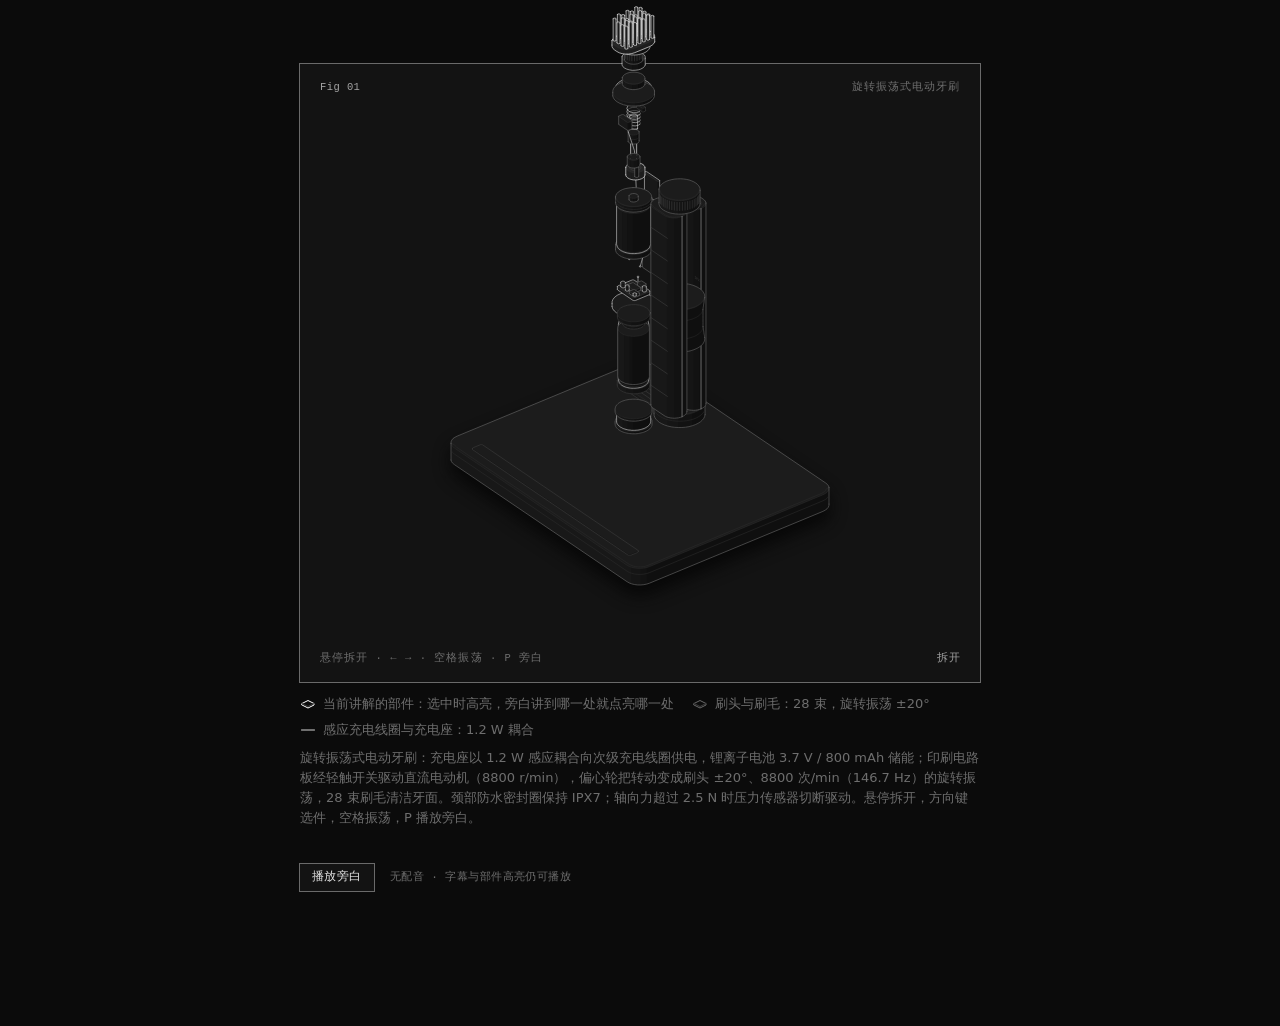
<file: examples/electric-toothbrush/electric-toothbrush.html>
<!doctype html><html lang="zh-Hans"><head><meta charset="utf-8"><meta name="viewport" content="width=device-width, initial-scale=1"><title>旋转振荡式电动牙刷</title><style>
.iso{
  --anatomy-page:#0b0b0b;--anatomy-card:#131313;--anatomy-text:#a3a3a3;--anatomy-strong:#e6e6e6;--anatomy-muted:#6e6e6e;
  --anatomy-paper:#131313;--anatomy-face:#1b1b1b;--anatomy-top:#1c1c1c;
  --anatomy-shade-0:#0f0f0f;--anatomy-shade-1:#121212;--anatomy-shade-2:#151515;--anatomy-shade-3:#181818;
  --anatomy-lit-top:#262626;--anatomy-lit-shade:#1d1d1d;
  --anatomy-hi:#d4d4d4;--anatomy-mid:#6a6a6a;--anatomy-lo:#3e3e3e;--anatomy-faint:#2a2a2a;--anatomy-lit:#ffffff;
  --anatomy-halo:#050505;--anatomy-halo-opacity:.9;--anatomy-dot:#e6e6e6;
  --anatomy-red:#ff6b6b;--anatomy-green:#6be0a0;--anatomy-blue:#6b9bff;
  --anatomy-weight:.6px;--anatomy-ease:cubic-bezier(.32,.72,0,1);
  --anatomy-mono:ui-monospace,"SF Mono",Menlo,Consolas,monospace;
  --anatomy-lift:inset 0 1px 0 0 #ffffff0a,inset 0 0 0 1px #ffffff06,0 0 0 1px #00000026,0 1px 1px -.5px #00000014,0 3px 3px -1.5px #00000014,0 6px 6px -3px #00000014,0 12px 12px -6px #00000014;
}
.iso[data-theme="light"]{
  --anatomy-page:#f2f2ef;--anatomy-card:#fbfbfa;--anatomy-text:#57575a;--anatomy-strong:#18181a;--anatomy-muted:#8c8c90;
  --anatomy-paper:#fbfbfa;--anatomy-face:#ffffff;--anatomy-top:#ffffff;
  --anatomy-shade-0:#dcdcd9;--anatomy-shade-1:#e5e5e2;--anatomy-shade-2:#ededea;--anatomy-shade-3:#f4f4f1;
  --anatomy-lit-top:#ffffff;--anatomy-lit-shade:#eeeeeb;
  --anatomy-hi:#26262a;--anatomy-mid:#8a8a8f;--anatomy-lo:#b4b4b8;--anatomy-faint:#d4d4d6;--anatomy-lit:#000000;
  --anatomy-halo:#8a8a80;--anatomy-halo-opacity:.32;--anatomy-dot:#3a3a3e;
  --anatomy-red:#e5484d;--anatomy-green:#30a46c;--anatomy-blue:#3e63dd;
  --anatomy-lift:inset 0 1px 0 0 #ffffff,0 0 0 1px #0000000f,0 1px 1px -.5px #0000000a,0 3px 3px -1.5px #0000000a,0 6px 6px -3px #0000000a,0 12px 12px -6px #0000000a;
}
.iso-svg{display:block;width:100%;height:auto;overflow:visible}
.iso-svg path,.iso-svg circle{vector-effect:non-scaling-stroke}
.iso-fill{fill:var(--anatomy-paper);stroke:none}
.iso-solid[data-lit]>.iso-fill{fill:var(--anatomy-face)}
.iso-shade,.iso-top{stroke:none}
.iso-shade[data-shade="0"]{fill:var(--anatomy-shade-0)}
.iso-shade[data-shade="1"]{fill:var(--anatomy-shade-1)}
.iso-shade[data-shade="2"]{fill:var(--anatomy-shade-2)}
.iso-shade[data-shade="3"]{fill:var(--anatomy-shade-3)}
.iso-top{fill:var(--anatomy-top)}
.iso-solid[data-lit]>.iso-top{fill:var(--anatomy-lit-top)}
.iso-solid[data-lit]>.iso-shade{fill:var(--anatomy-lit-shade)}
.iso-solid[data-seamless]>.iso-shade,.iso-solid[data-seamless]>.iso-top{stroke-width:.4;stroke-linejoin:round}
.iso-solid[data-seamless]>.iso-shade[data-shade="0"]{stroke:var(--anatomy-shade-0)}
.iso-solid[data-seamless]>.iso-shade[data-shade="1"]{stroke:var(--anatomy-shade-1)}
.iso-solid[data-seamless]>.iso-shade[data-shade="2"]{stroke:var(--anatomy-shade-2)}
.iso-solid[data-seamless]>.iso-shade[data-shade="3"]{stroke:var(--anatomy-shade-3)}
.iso-solid[data-seamless]>.iso-top{stroke:var(--anatomy-top)}
.iso-solid[data-seamless][data-lit]>.iso-top{stroke:var(--anatomy-lit-top)}
.iso-solid[data-seamless][data-lit]>.iso-shade{stroke:var(--anatomy-lit-shade)}
.iso-solid[data-lit]>.iso-edge{stroke:var(--anatomy-lit)}
.iso-halo{fill:var(--anatomy-halo);stroke:none;filter:blur(9px);opacity:var(--anatomy-halo-opacity);transform:translateY(3px)}
.iso-line{fill:none;stroke:var(--anatomy-lo);stroke-width:var(--anatomy-weight);stroke-linecap:round;stroke-linejoin:round}
.iso-line[data-tone="hi"]{stroke:var(--anatomy-hi)}
.iso-line[data-tone="mid"]{stroke:var(--anatomy-mid)}
.iso-line[data-tone="lo"]{stroke:var(--anatomy-lo)}
.iso-line[data-tone="faint"]{stroke:var(--anatomy-faint)}
.iso-line[data-tone="lit"]{stroke:var(--anatomy-lit)}
.iso-line[data-tone="red"]{stroke:var(--anatomy-red)}
.iso-line[data-tone="green"]{stroke:var(--anatomy-green)}
.iso-line[data-tone="blue"]{stroke:var(--anatomy-blue)}
.iso-line[data-dotted]{stroke-dasharray:.01 3.5;stroke-width:1}
.iso-line[data-dashed]{stroke-dasharray:3 3}
.iso-line[data-flow]{stroke-dasharray:2 6}
.iso-wire-end{fill:var(--anatomy-paper);stroke:var(--anatomy-lo);stroke-width:var(--anatomy-weight)}
.iso-wire[data-tone="hi"] .iso-wire-end{stroke:var(--anatomy-hi)}
.iso-wire[data-tone="mid"] .iso-wire-end{stroke:var(--anatomy-mid)}
.iso-wire[data-tone="faint"] .iso-wire-end{stroke:var(--anatomy-faint)}
.iso-wire[data-tone="lit"] .iso-wire-end{stroke:var(--anatomy-lit)}
.iso-dots circle{fill:var(--anatomy-dot);stroke:none;opacity:.32}
.iso-dots[data-tone="hi"] circle{opacity:.85}
.iso-dots[data-tone="mid"] circle{opacity:.45}
.iso-dots[data-tone="lo"] circle{opacity:.22}
.iso-dots[data-tone="faint"] circle{opacity:.12}
.iso-face-text{fill:var(--anatomy-mid);font-family:var(--anatomy-mono);letter-spacing:.04em}
.iso-face-text[data-tone="hi"]{fill:var(--anatomy-hi)}
.iso-face-text[data-tone="lo"]{fill:var(--anatomy-lo)}
.iso-face-text[data-tone="faint"]{fill:var(--anatomy-faint)}
.tb-body{fill:var(--anatomy-shade-2);stroke:none}
.tb-shine{fill:var(--anatomy-top);stroke:none}
.tb-shade{fill:var(--anatomy-shade-0);stroke:none}
.tb-ring{fill:none;stroke:var(--anatomy-lo);stroke-width:.45;stroke-linecap:butt;stroke-linejoin:round}
.tb-ring[data-tone="mid"]{stroke:var(--anatomy-mid)}
.tb-ring[data-tone="faint"]{stroke:var(--anatomy-faint)}
.tb-ring[data-tone="hi"]{stroke:var(--anatomy-hi)}
@keyframes iso-flow{to{stroke-dashoffset:-32}}
@keyframes iso-pulse{0%,100%{opacity:.18}12%{opacity:1}40%{opacity:.18}}
.iso-line[data-flow]{animation:iso-flow 1600ms linear infinite}
.iso-dots circle[data-pulse]{animation:iso-pulse 1600ms steps(1,end) infinite;animation-delay:var(--pulse-at,0ms)}
.iso-figure{margin:32px 0 36px}
.iso-plate{position:relative;padding:52px 24px;border-radius:0;background:var(--anatomy-card);box-shadow:0 0 0 1px var(--anatomy-mid);--anatomy-paper:var(--anatomy-card)}
.iso-plate-corners{position:absolute;inset:18px 20px;pointer-events:none}
.iso-plate-corner{position:absolute;color:var(--anatomy-muted);font-family:var(--anatomy-mono);font-size:10.5px;line-height:1;letter-spacing:.04em;white-space:nowrap}
.iso-plate-corner[data-corner="fig"]{top:0;left:0;color:var(--anatomy-text)}
.iso-plate-corner[data-corner="title"]{top:0;right:0;text-transform:uppercase;letter-spacing:.1em}
.iso-plate-corner[data-corner="hint"]{bottom:0;left:0;text-transform:uppercase;letter-spacing:.1em}
.iso-plate-corner[data-corner="readout"]{right:0;bottom:0;color:var(--anatomy-text);font-variant-numeric:tabular-nums}
.iso-plate .iso-svg{margin:0 auto}
.iso-legend{display:grid;gap:8px;margin-top:12px;color:var(--anatomy-muted);font-size:13px;line-height:1.55}
.iso-keys{display:flex;flex-wrap:wrap;gap:6px 18px}
.iso-key{display:inline-flex;align-items:center;gap:7px}
.iso-swatch{width:16px;height:10px;flex:none;overflow:visible}
.iso-swatch path{fill:none;stroke:var(--anatomy-hi);stroke-width:1;vector-effect:non-scaling-stroke;stroke-linejoin:round;stroke-linecap:round}
.iso-swatch[data-mark="raised"] path,.iso-swatch[data-mark="flat"] path{stroke:var(--anatomy-mid)}
.iso-swatch[data-mark="lit"] path{stroke:var(--anatomy-lit)}
.iso-swatch[data-mark="dim"] path{stroke:var(--anatomy-lo)}
.iso-swatch[data-mark="dotted"] path{stroke-dasharray:.01 3;stroke-width:1.4}
.iso-swatch[data-mark="dashed"] path{stroke-dasharray:3 2.5}
.iso-swatch[data-mark="red"] path{stroke:var(--anatomy-red)}
.iso-swatch[data-mark="green"] path{stroke:var(--anatomy-green)}
.iso-swatch[data-mark="blue"] path{stroke:var(--anatomy-blue)}
.iso-swatch-crease{stroke:var(--anatomy-lo)!important}
@media (max-width:560px){.iso-plate{padding:48px 12px 70px}.iso-plate-corner[data-corner="hint"]{bottom:18px}}
@media (prefers-reduced-motion:reduce){.iso-line[data-flow],.iso-dots circle[data-pulse]{animation:none}}

*{box-sizing:border-box}
html{color-scheme:dark}
body[data-theme="light"]{color-scheme:light}
body{margin:0;background:var(--anatomy-page);color:var(--anatomy-text);font:14px/1.6 ui-sans-serif,system-ui,-apple-system,"Segoe UI",sans-serif;-webkit-font-smoothing:antialiased}
.iso-page{width:min(680px,100% - 32px);margin:64px auto 96px}
</style></head><body class="iso" data-theme="dark"><main class="iso-page"><style>.tbh-stage {
  position: relative;
  border-radius: 10px;
  touch-action: pan-y;
  -webkit-tap-highlight-color: transparent;
  user-select: none;
  -webkit-user-select: none;
}

.tbh-stage:focus-visible {
  outline: 1px solid var(--anatomy-muted);
  outline-offset: 6px;
}

.tbh-stage > svg {
  display: block;
  width: 100%;
  height: auto;
}

.tbh-stage[data-focus] .it:not([data-on]):not([data-piece="bench"]) {
  --anatomy-hi: var(--anatomy-mid);
  --anatomy-mid: var(--anatomy-lo);
}

.tbh-stage[data-focus] .it[data-piece="bench"] {
  --anatomy-mid: var(--anatomy-lo);
}

.it[data-on] {
  --anatomy-hi: var(--anatomy-lit);
  --anatomy-mid: var(--anatomy-hi);
}

.it[data-on] .iso-top,
.it[data-on] .tb-shine {
  fill: var(--anatomy-lit-top);
}

.it[data-on] .iso-shade,
.it[data-on] .tb-body {
  fill: var(--anatomy-lit-shade);
}

.it[data-on] [data-seamless] > .iso-shade {
  stroke: var(--anatomy-lit-shade);
}

.it[data-on] [data-seamless] > .iso-top {
  stroke: var(--anatomy-lit-top);
}

.it[data-on] .iso-edge,
.it[data-on] .tb-edge {
  stroke: var(--anatomy-lit);
}

.iso-voice {
  display: grid;
  gap: 8px;
  margin: 18px 0 0;
  color: var(--anatomy-muted);
  font-size: 13px;
  line-height: 1.55;
}

.iso-voice-bar {
  display: flex;
  flex-wrap: wrap;
  gap: 12px 16px;
  align-items: center;
}

.iso-voice button {
  appearance: none;
  border: 0;
  margin: 0;
  padding: 6px 12px;
  border-radius: 0;
  background: var(--anatomy-card);
  color: var(--anatomy-strong);
  box-shadow: 0 0 0 1px var(--anatomy-mid);
  font: 12px/1.2 var(--anatomy-mono);
  letter-spacing: 0.04em;
  cursor: pointer;
}

.iso-voice button:hover {
  color: var(--anatomy-lit);
}

.iso-voice button:focus-visible {
  outline: 1px solid var(--anatomy-muted);
  outline-offset: 3px;
}

.iso-voice-status {
  font-family: var(--anatomy-mono);
  font-size: 11px;
  letter-spacing: 0.04em;
}

.iso-voice-line {
  min-height: 2.4em;
  margin: 0;
  color: var(--anatomy-text);
}

.iso-sr {
  position: absolute;
  width: 1px;
  height: 1px;
  overflow: hidden;
  clip-path: inset(50%);
  white-space: nowrap;
}
</style><figure class="iso-figure"><div class="iso-plate"><div class="iso-plate-corners" aria-hidden="true"><span class="iso-plate-corner" data-corner="fig">Fig 01</span><span class="iso-plate-corner" data-corner="title">旋转振荡式电动牙刷</span><span class="iso-plate-corner" data-corner="hint">悬停拆开 · ← → · 空格振荡 · P 旁白</span><span class="iso-plate-corner" data-corner="readout" data-readout>3.7 V · 800 mAh · 静止</span></div><div class="iso-stage tbh-stage" tabindex="0" role="slider" aria-label="旋转振荡式电动牙刷。悬停拆开；左右方向键选择组件；空格键启动振荡；P 播放旁白；Escape 合拢。" aria-valuemin="0" aria-valuemax="10" aria-valuenow="0" aria-valuetext="已合拢"><svg xmlns="http://www.w3.org/2000/svg" class="iso-svg" viewBox="0 0 640 520" role="img" aria-label="一台旋转振荡式电动牙刷直立在感应充电座上：手柄壳体打开后可见次级充电线圈、3.7 V 800 mAh 锂离子电池、印刷电路板、直流电动机、偏心轮与传动轴、压力传感器和颈部防水密封圈；刷头毛束底板上有 28 束刷毛。"><path class="iso-halo" d="M128.6 339.2L128.7 337.5L129.4 335.9L130.6 334.4L132.5 333L134.8 331.8L310.4 259.1L313.1 258.2L316.1 257.6L319.2 257.3L322.4 257.3L325.5 257.7L328.4 258.4L331 259.4L333.1 260.6L508 379.2L509.7 380.6L510.9 382.2L511.4 383.8L511.4 400.6L511.3 402.3L510.6 403.9L509.4 405.5L507.5 406.8L505.2 408L329.6 480.7L326.9 481.6L323.9 482.2L320.8 482.5L317.6 482.5L314.5 482.1L311.6 481.4L309 480.5L306.9 479.2L132 360.6L130.3 359.2L129.1 357.6L128.6 356Z"/><g class="tbh-machine"><g class="it" data-piece="bench" data-k="-75.89" data-m="0.0,0.0,0.0" data-i="0"><g class="iso-solid"><path class="iso-fill" d="M303.8 297.5L304.1 296L305.1 294.6L306.6 293.4L308.6 292.3L311 291.5L313.7 291.1L316.5 290.9L319.3 291.1L321.9 291.6L324.3 292.4L326.3 293.5L327.8 294.7L328.7 296.2L329 297.6L329 300.1L328.6 301.6L327.6 303L326.1 304.2L324.1 305.3L321.7 306L319 306.5L316.2 306.7L313.4 306.5L310.8 306L308.4 305.2L306.5 304.1L305 302.8L304.1 301.4L303.8 299.9Z"/><path class="iso-shade" data-shade="0" d="M324.1 305.3L321.7 306L321.7 303.6L324.1 302.8ZM329 300.1L328.6 301.6L328.6 299.1L329 297.6ZM328.6 301.6L327.6 303L327.6 300.5L328.6 299.1ZM327.6 303L326.1 304.2L326.1 301.8L327.6 300.5ZM326.1 304.2L324.1 305.3L324.1 302.8L326.1 301.8Z"/><path class="iso-shade" data-shade="1" d="M321.7 306L319 306.5L319 304.1L321.7 303.6ZM319 306.5L316.2 306.7L316.2 304.2L319 304.1Z"/><path class="iso-shade" data-shade="2" d="M316.2 306.7L313.4 306.5L313.4 304.1L316.2 304.2ZM313.4 306.5L310.8 306L310.8 303.5L313.4 304.1Z"/><path class="iso-shade" data-shade="3" d="M310.8 306L308.4 305.2L308.4 302.7L310.8 303.5ZM308.4 305.2L306.5 304.1L306.5 301.7L308.4 302.7ZM306.5 304.1L305 302.8L305 300.4L306.5 301.7ZM305 302.8L304.1 301.4L304.1 299L305 300.4ZM304.1 301.4L303.8 299.9L303.8 297.5L304.1 299Z"/><path class="iso-top" d="M324.1 302.8L321.7 303.6L319 304.1L316.2 304.2L313.4 304.1L310.8 303.5L308.4 302.7L306.5 301.7L305 300.4L304.1 299L303.8 297.5L304.1 296L305.1 294.6L306.6 293.4L308.6 292.3L311 291.5L313.7 291.1L316.5 290.9L319.3 291.1L321.9 291.6L324.3 292.4L326.3 293.5L327.8 294.7L328.7 296.2L329 297.6L328.6 299.1L327.6 300.5L326.1 301.8Z"/><path class="iso-line iso-crease" data-tone="faint" d="M329 297.6L328.6 299.1L327.6 300.5L326.1 301.8L324.1 302.8L321.7 303.6L319 304.1L316.2 304.2L313.4 304.1L310.8 303.5L308.4 302.7L306.5 301.7L305 300.4L304.1 299L303.8 297.5"/><path class="iso-line iso-edge" data-tone="lo" d="M303.8 297.5L304.1 296L305.1 294.6L306.6 293.4L308.6 292.3L311 291.5L313.7 291.1L316.5 290.9L319.3 291.1L321.9 291.6L324.3 292.4L326.3 293.5L327.8 294.7L328.7 296.2L329 297.6M329 300.1L328.6 301.6L327.6 303L326.1 304.2L324.1 305.3L321.7 306L319 306.5L316.2 306.7L313.4 306.5L310.8 306L308.4 305.2L306.5 304.1L305 302.8L304.1 301.4L303.8 299.9M303.8 297.5L303.8 299.9M329 297.6L329 300.1"/></g></g><g class="it" data-piece="bench" data-k="-74.56" data-m="0.0,0.0,0.0" data-i="1"><g class="iso-solid"><path class="iso-fill" d="M306.7 292.3L306.9 291.2L307.7 290.1L308.8 289.1L310.4 288.3L312.2 287.7L314.3 287.4L316.5 287.2L318.6 287.4L320.7 287.8L322.5 288.4L324 289.2L325.2 290.2L325.9 291.3L326.1 292.4L326.1 297.6L325.8 298.8L325.1 299.8L323.9 300.8L322.3 301.6L320.5 302.2L318.4 302.6L316.3 302.7L314.1 302.6L312.1 302.2L310.2 301.6L308.7 300.7L307.6 299.8L306.9 298.7L306.7 297.5Z"/><path class="iso-shade" data-shade="0" d="M322.3 301.6L320.5 302.2L320.5 297L322.3 296.4ZM326.1 297.6L325.8 298.8L325.8 293.6L326.1 292.4ZM325.8 298.8L325.1 299.8L325.1 294.7L325.8 293.6ZM325.1 299.8L323.9 300.8L323.9 295.6L325.1 294.7ZM323.9 300.8L322.3 301.6L322.3 296.4L323.9 295.6Z"/><path class="iso-shade" data-shade="1" d="M320.5 302.2L318.4 302.6L318.4 297.4L320.5 297ZM318.4 302.6L316.3 302.7L316.3 297.5L318.4 297.4Z"/><path class="iso-shade" data-shade="2" d="M316.3 302.7L314.1 302.6L314.1 297.4L316.3 297.5ZM314.1 302.6L312.1 302.2L312.1 297L314.1 297.4Z"/><path class="iso-shade" data-shade="3" d="M312.1 302.2L310.2 301.6L310.2 296.4L312.1 297ZM310.2 301.6L308.7 300.7L308.7 295.6L310.2 296.4ZM308.7 300.7L307.6 299.8L307.6 294.6L308.7 295.6ZM307.6 299.8L306.9 298.7L306.9 293.5L307.6 294.6ZM306.9 298.7L306.7 297.5L306.7 292.3L306.9 293.5Z"/><path class="iso-top" d="M322.3 296.4L320.5 297L318.4 297.4L316.3 297.5L314.1 297.4L312.1 297L310.2 296.4L308.7 295.6L307.6 294.6L306.9 293.5L306.7 292.3L306.9 291.2L307.7 290.1L308.8 289.1L310.4 288.3L312.2 287.7L314.3 287.4L316.5 287.2L318.6 287.4L320.7 287.8L322.5 288.4L324 289.2L325.2 290.2L325.9 291.3L326.1 292.4L325.8 293.6L325.1 294.7L323.9 295.6Z"/><path class="iso-line iso-crease" data-tone="faint" d="M326.1 292.4L325.8 293.6L325.1 294.7L323.9 295.6L322.3 296.4L320.5 297L318.4 297.4L316.3 297.5L314.1 297.4L312.1 297L310.2 296.4L308.7 295.6L307.6 294.6L306.9 293.5L306.7 292.3"/><path class="iso-line iso-edge" data-tone="mid" d="M306.7 292.3L306.9 291.2L307.7 290.1L308.8 289.1L310.4 288.3L312.2 287.7L314.3 287.4L316.5 287.2L318.6 287.4L320.7 287.8L322.5 288.4L324 289.2L325.2 290.2L325.9 291.3L326.1 292.4M326.1 297.6L325.8 298.8L325.1 299.8L323.9 300.8L322.3 301.6L320.5 302.2L318.4 302.6L316.3 302.7L314.1 302.6L312.1 302.2L310.2 301.6L308.7 300.7L307.6 299.8L306.9 298.7L306.7 297.5M306.7 292.3L306.7 297.5M326.1 292.4L326.1 297.6"/></g></g><g class="it" data-piece="bench" data-k="-24.72" data-m="0.0,0.0,0.0" data-i="2"><g class="iso-solid"><path class="iso-fill" d="M165 355L165.3 353.5L166.3 352.1L167.8 350.8L169.8 349.8L172.2 349L174.9 348.5L177.7 348.4L180.5 348.6L183.1 349.1L185.5 349.9L187.5 350.9L188.9 352.2L189.8 353.6L190.1 355.1L190.1 357.6L189.8 359L188.8 360.4L187.3 361.7L185.3 362.7L182.9 363.5L180.2 364L177.4 364.2L174.6 364L172 363.5L169.6 362.7L167.6 361.6L166.1 360.3L165.2 358.9L165 357.4Z"/><path class="iso-shade" data-shade="0" d="M185.3 362.7L182.9 363.5L182.9 361.1L185.3 360.3ZM190.1 357.6L189.8 359L189.8 356.6L190.1 355.1ZM189.8 359L188.8 360.4L188.8 358L189.8 356.6ZM188.8 360.4L187.3 361.7L187.3 359.3L188.8 358ZM187.3 361.7L185.3 362.7L185.3 360.3L187.3 359.3Z"/><path class="iso-shade" data-shade="1" d="M182.9 363.5L180.2 364L180.2 361.6L182.9 361.1ZM180.2 364L177.4 364.2L177.4 361.7L180.2 361.6Z"/><path class="iso-shade" data-shade="2" d="M177.4 364.2L174.6 364L174.6 361.5L177.4 361.7ZM174.6 364L172 363.5L172 361L174.6 361.5Z"/><path class="iso-shade" data-shade="3" d="M172 363.5L169.6 362.7L169.6 360.2L172 361ZM169.6 362.7L167.6 361.6L167.6 359.2L169.6 360.2ZM167.6 361.6L166.1 360.3L166.1 357.9L167.6 359.2ZM166.1 360.3L165.2 358.9L165.2 356.5L166.1 357.9ZM165.2 358.9L165 357.4L165 355L165.2 356.5Z"/><path class="iso-top" d="M185.3 360.3L182.9 361.1L180.2 361.6L177.4 361.7L174.6 361.5L172 361L169.6 360.2L167.6 359.2L166.1 357.9L165.2 356.5L165 355L165.3 353.5L166.3 352.1L167.8 350.8L169.8 349.8L172.2 349L174.9 348.5L177.7 348.4L180.5 348.6L183.1 349.1L185.5 349.9L187.5 350.9L188.9 352.2L189.8 353.6L190.1 355.1L189.8 356.6L188.8 358L187.3 359.3Z"/><path class="iso-line iso-crease" data-tone="faint" d="M190.1 355.1L189.8 356.6L188.8 358L187.3 359.3L185.3 360.3L182.9 361.1L180.2 361.6L177.4 361.7L174.6 361.5L172 361L169.6 360.2L167.6 359.2L166.1 357.9L165.2 356.5L165 355"/><path class="iso-line iso-edge" data-tone="lo" d="M165 355L165.3 353.5L166.3 352.1L167.8 350.8L169.8 349.8L172.2 349L174.9 348.5L177.7 348.4L180.5 348.6L183.1 349.1L185.5 349.9L187.5 350.9L188.9 352.2L189.8 353.6L190.1 355.1M190.1 357.6L189.8 359L188.8 360.4L187.3 361.7L185.3 362.7L182.9 363.5L180.2 364L177.4 364.2L174.6 364L172 363.5L169.6 362.7L167.6 361.6L166.1 360.3L165.2 358.9L165 357.4M165 355L165 357.4M190.1 355.1L190.1 357.6"/></g></g><g class="it" data-piece="bench" data-k="-23.39" data-m="0.0,0.0,0.0" data-i="3"><g class="iso-solid"><path class="iso-fill" d="M167.8 349.8L168.1 348.7L168.8 347.6L170 346.6L171.6 345.8L173.4 345.2L175.5 344.8L177.6 344.7L179.8 344.9L181.8 345.3L183.7 345.9L185.2 346.7L186.3 347.7L187 348.8L187.2 349.9L187.2 355.1L187 356.2L186.2 357.3L185.1 358.3L183.5 359.1L181.7 359.7L179.6 360.1L177.4 360.2L175.3 360.1L173.2 359.7L171.4 359L169.9 358.2L168.7 357.2L168.1 356.1L167.8 355Z"/><path class="iso-shade" data-shade="0" d="M183.5 359.1L181.7 359.7L181.7 354.5L183.5 353.9ZM187.2 355.1L187 356.2L187 351.1L187.2 349.9ZM187 356.2L186.2 357.3L186.2 352.1L187 351.1ZM186.2 357.3L185.1 358.3L185.1 353.1L186.2 352.1ZM185.1 358.3L183.5 359.1L183.5 353.9L185.1 353.1Z"/><path class="iso-shade" data-shade="1" d="M181.7 359.7L179.6 360.1L179.6 354.9L181.7 354.5ZM179.6 360.1L177.4 360.2L177.4 355L179.6 354.9Z"/><path class="iso-shade" data-shade="2" d="M177.4 360.2L175.3 360.1L175.3 354.9L177.4 355ZM175.3 360.1L173.2 359.7L173.2 354.5L175.3 354.9Z"/><path class="iso-shade" data-shade="3" d="M173.2 359.7L171.4 359L171.4 353.9L173.2 354.5ZM171.4 359L169.9 358.2L169.9 353L171.4 353.9ZM169.9 358.2L168.7 357.2L168.7 352.1L169.9 353ZM168.7 357.2L168.1 356.1L168.1 351L168.7 352.1ZM168.1 356.1L167.8 355L167.8 349.8L168.1 351Z"/><path class="iso-top" d="M183.5 353.9L181.7 354.5L179.6 354.9L177.4 355L175.3 354.9L173.2 354.5L171.4 353.9L169.9 353L168.7 352.1L168.1 351L167.8 349.8L168.1 348.7L168.8 347.6L170 346.6L171.6 345.8L173.4 345.2L175.5 344.8L177.6 344.7L179.8 344.9L181.8 345.3L183.7 345.9L185.2 346.7L186.3 347.7L187 348.8L187.2 349.9L187 351.1L186.2 352.1L185.1 353.1Z"/><path class="iso-line iso-crease" data-tone="faint" d="M187.2 349.9L187 351.1L186.2 352.1L185.1 353.1L183.5 353.9L181.7 354.5L179.6 354.9L177.4 355L175.3 354.9L173.2 354.5L171.4 353.9L169.9 353L168.7 352.1L168.1 351L167.8 349.8"/><path class="iso-line iso-edge" data-tone="mid" d="M167.8 349.8L168.1 348.7L168.8 347.6L170 346.6L171.6 345.8L173.4 345.2L175.5 344.8L177.6 344.7L179.8 344.9L181.8 345.3L183.7 345.9L185.2 346.7L186.3 347.7L187 348.8L187.2 349.9M187.2 355.1L187 356.2L186.2 357.3L185.1 358.3L183.5 359.1L181.7 359.7L179.6 360.1L177.4 360.2L175.3 360.1L173.2 359.7L171.4 359L169.9 358.2L168.7 357.2L168.1 356.1L167.8 355M167.8 349.8L167.8 355M187.2 349.9L187.2 355.1"/></g></g><g class="it" data-piece="bench" data-k="0.40" data-m="0.0,0.0,0.0" data-i="4"><path class="iso-line" data-tone="lo" d="M500.9 374.5L501.7 375.1L502.2 375.8L502.4 376.6L502.4 377.3L502.1 378L501.5 378.7L500.7 379.3L499.7 379.8L324 452.6L322.8 453L321.5 453.2L320.1 453.4L318.7 453.4L317.4 453.2L316.1 452.9L314.9 452.5L313.9 451.9L139.1 333.3L138.3 332.7L137.8 332L137.6 331.2L137.6 330.5L137.9 329.8L138.5 329.1L139.3 328.5L140.3 328L316 255.2L317.2 254.8L318.5 254.6L319.9 254.4L321.3 254.5L322.6 254.6L323.9 254.9L325.1 255.3L326.1 255.9Z"/></g><g class="it" data-piece="bench" data-k="0.50" data-m="0.0,0.0,0.0" data-i="5"><path class="iso-line" data-tone="lo" d="M322.5 261.2L321.1 261.6L319.6 261.6L318.1 261.4L317 260.9L316.3 260.1L316.2 259.3L316.6 258.5L317.6 257.9L319 257.6L320.6 257.5L322 257.7L323.2 258.3L323.9 259L324 259.8L323.5 260.6ZM495.2 378.3L493.8 378.7L492.3 378.8L490.8 378.5L489.6 378L488.9 377.2L488.8 376.4L489.3 375.6L490.3 375L491.7 374.7L493.2 374.6L494.7 374.9L495.9 375.4L496.6 376.1L496.7 376.9L496.2 377.7ZM149.7 332.8L148.3 333.1L146.8 333.2L145.3 332.9L144.1 332.4L143.4 331.7L143.3 330.9L143.8 330.1L144.8 329.5L146.2 329.1L147.7 329L149.2 329.3L150.4 329.8L151.1 330.6L151.2 331.4L150.7 332.2ZM322.4 449.9L321 450.3L319.4 450.3L318 450.1L316.8 449.5L316.1 448.8L316 448L316.5 447.2L317.5 446.6L318.9 446.2L320.4 446.2L321.9 446.4L323 446.9L323.7 447.7L323.8 448.5L323.4 449.3Z"/><g class="iso-dots" data-tone="mid"><circle cx="320.1" cy="259.6" r="0.5"/><circle cx="492.7" cy="376.7" r="0.5"/><circle cx="147.3" cy="331.1" r="0.5"/><circle cx="319.9" cy="448.2" r="0.5"/></g></g><g class="it" data-piece="charger" data-k="5.77" data-m="0.0,28.0,0.0" data-i="6"><path class="iso-line" data-tone="hi" d="M335.7 359.7L324.2 363L311.3 363.9L298.5 362.3L287.6 358.3L280.1 352.6L276.8 345.8L278.3 338.8L284.5 332.5L294.5 327.8L307.1 325.2L320.6 325.2L333.3 327.7L343.5 332.5L349.8 338.9L351.5 346.1L348.2 353.2L340.4 359.2L328.9 363.4L315.4 365.1L301.6 364.2L289.2 360.8L279.9 355.2L274.9 348.2L275 340.7L280.1 333.6L289.6 328L302.3 324.5L316.6 323.6L330.6 325.5L342.4 329.9L350.6 336.3L353.9 343.8L352 351.5L345.1 358.3L334 363.5L320.1 366.1L305.3 366.1L291.4 363.2L280.4 357.9L273.6 350.8L272 342.9L275.8 335.1L284.6 328.6L297.2 324.1L312.1 322.3L327.2 323.4L340.6 327.3L350.6 333.5L355.8 341.2L355.5 349.4L349.8 357.1L339.2 363.1L325.2 366.8L309.6 367.7L294.4 365.5L281.6 360.6L272.9 353.6L269.5 345.4L271.8 337L279.6 329.6L291.8 324.1L307 321.3L323.1 321.5L338.1 324.8L350 330.7L357.1 338.4L358.6 347.1L354.3 355.4L344.5 362.4L330.7 367.2L314.5 369L298.1 367.7L283.6 363.3L273 356.5L267.5 348.1L268.1 339.2L274.6 331L286.3 324.5L301.5 320.6L318.5 319.9L334.9 322.3L348.6 327.8L357.8 335.4L361.2 344.4L358.5 353.4L349.9 361.3L336.4 367.1L319.9 370.1L302.5 369.7L286.4 366"/></g><g class="it" data-piece="charger" data-k="10.84" data-m="0.0,28.0,0.0" data-i="7"><path class="iso-line" data-tone="lo" d="M346.3 353.5L344.9 353.8L343.4 353.7L342.3 353.2L341.7 352.5L341.9 351.7L342.8 351.1L344.1 350.8L345.6 350.9L346.8 351.4L347.4 352.1L347.2 352.9ZM275.6 348.9L274.3 349.2L272.8 349.1L271.6 348.7L271 347.9L271.2 347.1L272.1 346.5L273.5 346.2L274.9 346.3L276.1 346.8L276.7 347.5L276.5 348.3ZM284.3 311.5L282.9 311.8L281.5 311.7L280.3 311.2L279.7 310.5L279.9 309.7L280.8 309.1L282.1 308.8L283.6 308.9L284.8 309.3L285.4 310.1L285.2 310.8ZM355 316.1L353.6 316.4L352.1 316.3L350.9 315.8L350.4 315.1L350.5 314.3L351.4 313.7L352.8 313.4L354.3 313.5L355.5 313.9L356.1 314.7L355.9 315.4Z"/><g class="iso-dots" data-tone="mid"><circle cx="344.5" cy="352.3" r="0.4"/><circle cx="273.9" cy="347.7" r="0.4"/><circle cx="282.5" cy="310.3" r="0.4"/><circle cx="353.2" cy="314.9" r="0.4"/></g></g><g class="it" data-piece="bench" data-k="12.33" data-m="0.0,0.0,0.0" data-i="8"><g class="iso-solid"><path class="iso-fill" d="M449.9 396.6L450.2 395.1L451.2 393.7L452.7 392.5L454.7 391.4L457.1 390.6L459.8 390.1L462.6 390L465.4 390.2L468 390.7L470.4 391.5L472.4 392.6L473.9 393.8L474.8 395.2L475 396.7L475 399.2L474.7 400.7L473.7 402.1L472.2 403.3L470.2 404.4L467.8 405.1L465.1 405.6L462.3 405.8L459.5 405.6L456.9 405.1L454.5 404.3L452.5 403.2L451.1 401.9L450.2 400.5L449.9 399Z"/><path class="iso-shade" data-shade="0" d="M470.2 404.4L467.8 405.1L467.8 402.7L470.2 401.9ZM475 399.2L474.7 400.7L474.7 398.2L475 396.7ZM474.7 400.7L473.7 402.1L473.7 399.6L474.7 398.2ZM473.7 402.1L472.2 403.3L472.2 400.9L473.7 399.6ZM472.2 403.3L470.2 404.4L470.2 401.9L472.2 400.9Z"/><path class="iso-shade" data-shade="1" d="M467.8 405.1L465.1 405.6L465.1 403.2L467.8 402.7ZM465.1 405.6L462.3 405.8L462.3 403.3L465.1 403.2Z"/><path class="iso-shade" data-shade="2" d="M462.3 405.8L459.5 405.6L459.5 403.1L462.3 403.3ZM459.5 405.6L456.9 405.1L456.9 402.6L459.5 403.1Z"/><path class="iso-shade" data-shade="3" d="M456.9 405.1L454.5 404.3L454.5 401.8L456.9 402.6ZM454.5 404.3L452.5 403.2L452.5 400.8L454.5 401.8ZM452.5 403.2L451.1 401.9L451.1 399.5L452.5 400.8ZM451.1 401.9L450.2 400.5L450.2 398.1L451.1 399.5ZM450.2 400.5L449.9 399L449.9 396.6L450.2 398.1Z"/><path class="iso-top" d="M470.2 401.9L467.8 402.7L465.1 403.2L462.3 403.3L459.5 403.1L456.9 402.6L454.5 401.8L452.5 400.8L451.1 399.5L450.2 398.1L449.9 396.6L450.2 395.1L451.2 393.7L452.7 392.5L454.7 391.4L457.1 390.6L459.8 390.1L462.6 390L465.4 390.2L468 390.7L470.4 391.5L472.4 392.6L473.9 393.8L474.8 395.2L475 396.7L474.7 398.2L473.7 399.6L472.2 400.9Z"/><path class="iso-line iso-crease" data-tone="faint" d="M475 396.7L474.7 398.2L473.7 399.6L472.2 400.9L470.2 401.9L467.8 402.7L465.1 403.2L462.3 403.3L459.5 403.1L456.9 402.6L454.5 401.8L452.5 400.8L451.1 399.5L450.2 398.1L449.9 396.6"/><path class="iso-line iso-edge" data-tone="lo" d="M449.9 396.6L450.2 395.1L451.2 393.7L452.7 392.5L454.7 391.4L457.1 390.6L459.8 390.1L462.6 390L465.4 390.2L468 390.7L470.4 391.5L472.4 392.6L473.9 393.8L474.8 395.2L475 396.7M475 399.2L474.7 400.7L473.7 402.1L472.2 403.3L470.2 404.4L467.8 405.1L465.1 405.6L462.3 405.8L459.5 405.6L456.9 405.1L454.5 404.3L452.5 403.2L451.1 401.9L450.2 400.5L449.9 399M449.9 396.6L449.9 399M475 396.7L475 399.2"/></g></g><g class="it" data-piece="bench" data-k="13.65" data-m="0.0,0.0,0.0" data-i="9"><g class="iso-solid"><path class="iso-fill" d="M452.8 391.4L453 390.3L453.8 389.2L454.9 388.2L456.5 387.4L458.3 386.8L460.4 386.5L462.6 386.3L464.7 386.5L466.8 386.9L468.6 387.5L470.1 388.3L471.3 389.3L471.9 390.4L472.2 391.5L472.2 396.7L471.9 397.9L471.2 398.9L470 399.9L468.4 400.7L466.6 401.3L464.5 401.7L462.4 401.8L460.2 401.7L458.2 401.3L456.3 400.7L454.8 399.8L453.7 398.8L453 397.8L452.8 396.6Z"/><path class="iso-shade" data-shade="0" d="M468.4 400.7L466.6 401.3L466.6 396.1L468.4 395.5ZM472.2 396.7L471.9 397.9L471.9 392.7L472.2 391.5ZM471.9 397.9L471.2 398.9L471.2 393.8L471.9 392.7ZM471.2 398.9L470 399.9L470 394.7L471.2 393.8ZM470 399.9L468.4 400.7L468.4 395.5L470 394.7Z"/><path class="iso-shade" data-shade="1" d="M466.6 401.3L464.5 401.7L464.5 396.5L466.6 396.1ZM464.5 401.7L462.4 401.8L462.4 396.6L464.5 396.5Z"/><path class="iso-shade" data-shade="2" d="M462.4 401.8L460.2 401.7L460.2 396.5L462.4 396.6ZM460.2 401.7L458.2 401.3L458.2 396.1L460.2 396.5Z"/><path class="iso-shade" data-shade="3" d="M458.2 401.3L456.3 400.7L456.3 395.5L458.2 396.1ZM456.3 400.7L454.8 399.8L454.8 394.6L456.3 395.5ZM454.8 399.8L453.7 398.8L453.7 393.7L454.8 394.6ZM453.7 398.8L453 397.8L453 392.6L453.7 393.7ZM453 397.8L452.8 396.6L452.8 391.4L453 392.6Z"/><path class="iso-top" d="M468.4 395.5L466.6 396.1L464.5 396.5L462.4 396.6L460.2 396.5L458.2 396.1L456.3 395.5L454.8 394.6L453.7 393.7L453 392.6L452.8 391.4L453 390.3L453.8 389.2L454.9 388.2L456.5 387.4L458.3 386.8L460.4 386.5L462.6 386.3L464.7 386.5L466.8 386.9L468.6 387.5L470.1 388.3L471.3 389.3L471.9 390.4L472.2 391.5L471.9 392.7L471.2 393.8L470 394.7Z"/><path class="iso-line iso-crease" data-tone="faint" d="M472.2 391.5L471.9 392.7L471.2 393.8L470 394.7L468.4 395.5L466.6 396.1L464.5 396.5L462.4 396.6L460.2 396.5L458.2 396.1L456.3 395.5L454.8 394.6L453.7 393.7L453 392.6L452.8 391.4"/><path class="iso-line iso-edge" data-tone="mid" d="M452.8 391.4L453 390.3L453.8 389.2L454.9 388.2L456.5 387.4L458.3 386.8L460.4 386.5L462.6 386.3L464.7 386.5L466.8 386.9L468.6 387.5L470.1 388.3L471.3 389.3L471.9 390.4L472.2 391.5M472.2 396.7L471.9 397.9L471.2 398.9L470 399.9L468.4 400.7L466.6 401.3L464.5 401.7L462.4 401.8L460.2 401.7L458.2 401.3L456.3 400.7L454.8 399.8L453.7 398.8L453 397.8L452.8 396.6M452.8 391.4L452.8 396.6M472.2 391.5L472.2 396.7"/></g></g><g class="it" data-piece="coil" data-k="14.78" data-m="0.0,0.0,10.0" data-i="10"><path class="iso-line" data-tone="lit" d="M322.6 325.3L316.4 326.8L309.5 326.6L303.4 324.8L299.6 321.8L298.8 318.1L301.2 314.7L306.3 312.2L313 311.2L319.9 311.9L325.4 314.2L328.3 317.6L328 321.3L324.6 324.5L318.7 326.6L311.7 327.1L305.1 325.8L300.2 323L298.3 319.4L299.7 315.7L304.1 312.7L310.6 311.1L317.8 311.3L324 313.1L328 316.3L328.8 320.1L326.3 323.7L321 326.3L314.1 327.3L307 326.6L301.3 324.2L298.2 320.7L298.5 316.8L302.1 313.4L308.2 311.3L315.4 310.8L322.3 312.2L327.3 315.1L329.3 318.8L327.8 322.6L323.3 325.7L316.6 327.3L309.2 327.2L302.7 325.3L298.6 322L297.7 318.1L300.3 314.4L305.8 311.7L313 310.6L320.3 311.4L326.2 313.8L329.4 317.5L329.1 321.5L325.4 324.9L319.1 327.2L311.6 327.6L304.4 326.2L299.3 323.3L297.2 319.4L298.7 315.4L303.5 312.3L310.4 310.6L318.1 310.7L324.7 312.7L329 316.1L329.9 320.2L327.2 324L321.6 326.8L314.1 327.9L306.5 327.1L300.4 324.5L297.2 320.8L297.5 316.7L301.3 313.1L307.8 310.8L315.6 310.3L322.9 311.7L328.2 314.8L330.4 318.8L328.8 322.9L323.9 326.2"/></g><g class="it" data-piece="coil" data-k="15.41" data-m="0.0,0.0,10.0" data-i="11"><g class="iso-wire" data-tone="hi"><path class="iso-line" data-tone="hi" d="M323.5 330.4L324.6 306.7"/><circle class="iso-wire-end" cx="323.5" cy="330.4" r="0.9"/><circle class="iso-wire-end" cx="324.6" cy="306.7" r="0.9"/></g><g class="iso-wire" data-tone="hi"><path class="iso-line" data-tone="hi" d="M303.6 316.9L302.5 297.9"/><circle class="iso-wire-end" cx="303.6" cy="316.9" r="0.9"/><circle class="iso-wire-end" cx="302.5" cy="297.9" r="0.9"/></g></g><g class="it" data-piece="shell" data-k="18.92" data-m="0.0,-34.0,8.0" data-i="12"><path class="iso-line" data-tone="lo" d="M317.5 297.2L316.1 297.4L314.7 297.2L313.8 296.6L313.8 295.9L314.6 295.2L315.9 295L317.3 295.2L318.2 295.8L318.3 296.5ZM335.2 309.2L333.8 309.4L332.4 309.2L331.5 308.6L331.5 307.9L332.3 307.2L333.6 307L335 307.2L335.9 307.8L336 308.6ZM294.8 306.6L293.4 306.8L292 306.6L291.2 306L291.1 305.2L291.9 304.6L293.3 304.3L294.7 304.6L295.5 305.2L295.6 305.9ZM312.5 318.6L311.1 318.8L309.8 318.6L308.9 318L308.8 317.3L309.6 316.6L311 316.4L312.4 316.6L313.3 317.2L313.3 317.9Z"/><g class="iso-dots" data-tone="mid"><circle cx="316" cy="296.2" r="0.4"/><circle cx="333.7" cy="308.2" r="0.4"/><circle cx="293.3" cy="305.6" r="0.4"/><circle cx="311.1" cy="317.6" r="0.4"/></g></g><g class="it" data-piece="bench" data-k="34.10" data-m="0.0,0.0,0.0" data-i="13"><path class="iso-line" data-tone="lo" d="M165.1 337.3L162.2 338.5M173.9 343.3L171.1 344.5M178.4 346.3L175.5 347.5M182.8 349.4L179.9 350.5M187.2 352.4L184.4 353.5M196.1 358.4L193.2 359.5M200.5 361.4L197.7 362.5M204.9 364.4L202.1 365.5M209.3 367.4L206.5 368.5M218.2 373.4L215.4 374.5M222.6 376.4L219.8 377.6M227.1 379.4L224.2 380.6M231.5 382.4L228.6 383.6M240.3 388.4L237.5 389.6M244.8 391.4L241.9 392.6M249.2 394.4L246.4 395.6M253.6 397.4L250.8 398.6M262.5 403.4L259.6 404.6M266.9 406.4L264.1 407.6M271.3 409.4L268.5 410.6M275.7 412.4L272.9 413.6M284.6 418.4L281.8 419.6M289 421.4L286.2 422.6M293.5 424.4L290.6 425.6M297.9 427.4L295.1 428.6M306.7 433.4L303.9 434.6M311.2 436.4L308.3 437.6"/><path class="iso-line" data-tone="mid" d="M169.5 340.3L164.4 342.5M191.6 355.4L186.5 357.5M213.8 370.4L208.7 372.5M235.9 385.4L230.8 387.5M258 400.4L252.9 402.5M280.2 415.4L275.1 417.5M302.3 430.4L297.2 432.5"/><g class="iso-dots" data-tone="mid"><circle cx="156.8" cy="335.9" r="0.45"/><circle cx="311.8" cy="441" r="0.45"/></g></g><g class="it" data-piece="battery" data-k="35.69" data-m="0.0,0.0,24.0" data-i="14"><path class="iso-line" data-tone="lo" d="M323.1 302.7L323.1 256.9"/></g><g class="it" data-piece="board" data-k="44.98" data-m="0.0,0.0,38.0" data-i="15"><g class="iso-wire" data-tone="hi"><path class="iso-line" data-tone="hi" d="M313.5 239.8L313.5 234.9"/><circle class="iso-wire-end" cx="313.5" cy="239.8" r="0.8"/><circle class="iso-wire-end" cx="313.5" cy="234.9" r="0.8"/></g><g class="iso-wire" data-tone="hi"><path class="iso-line" data-tone="hi" d="M318 232.5L318 220"/><circle class="iso-wire-end" cx="318" cy="232.5" r="0.8"/><circle class="iso-wire-end" cx="318" cy="220" r="0.8"/></g></g><g class="it" data-piece="motor" data-k="50.58" data-m="0.0,0.0,54.0" data-i="16"><g class="iso-solid"><path class="iso-fill" d="M308.9 212.7L309.5 211.8L310.7 211L312.3 210.6L314.1 210.5L315.8 210.8L317.2 211.5L318 212.3L318.2 213.3L318.2 216.6L317.6 217.6L316.4 218.3L314.8 218.7L313 218.8L311.2 218.5L309.9 217.9L309 217L308.9 216Z"/><path class="iso-shade" data-shade="0" d="M318.2 216.6L317.6 217.6L317.6 214.2L318.2 213.3ZM317.6 217.6L316.4 218.3L316.4 214.9L317.6 214.2Z"/><path class="iso-shade" data-shade="1" d="M316.4 218.3L314.8 218.7L314.8 215.4L316.4 214.9ZM314.8 218.7L313 218.8L313 215.4L314.8 215.4Z"/><path class="iso-shade" data-shade="2" d="M313 218.8L311.2 218.5L311.2 215.1L313 215.4Z"/><path class="iso-shade" data-shade="3" d="M311.2 218.5L309.9 217.9L309.9 214.5L311.2 215.1ZM309.9 217.9L309 217L309 213.6L309.9 214.5ZM309 217L308.9 216L308.9 212.7L309 213.6Z"/><path class="iso-top" d="M316.4 214.9L314.8 215.4L313 215.4L311.2 215.1L309.9 214.5L309 213.6L308.9 212.7L309.5 211.8L310.7 211L312.3 210.6L314.1 210.5L315.8 210.8L317.2 211.5L318 212.3L318.2 213.3L317.6 214.2Z"/><path class="iso-line iso-crease" data-tone="faint" d="M318.2 213.3L317.6 214.2L316.4 214.9L314.8 215.4L313 215.4L311.2 215.1L309.9 214.5L309 213.6L308.9 212.7"/><path class="iso-line iso-edge" data-tone="mid" d="M308.9 212.7L309.5 211.8L310.7 211L312.3 210.6L314.1 210.5L315.8 210.8L317.2 211.5L318 212.3L318.2 213.3M318.2 216.6L317.6 217.6L316.4 218.3L314.8 218.7L313 218.8L311.2 218.5L309.9 217.9L309 217L308.9 216M308.9 212.7L308.9 216M318.2 213.3L318.2 216.6"/></g></g><g class="it" data-piece="board" data-k="51.48" data-m="0.0,0.0,38.0" data-i="17"><g class="iso-dots" data-tone="hi"><circle cx="314.6" cy="236.6" r="0.45" data-pulse="" style="--pulse-at:0ms"/></g></g><g class="it" data-piece="motor" data-k="54.38" data-m="0.0,0.0,54.0" data-i="18"><g class="iso-solid"><path class="iso-fill" d="M301.8 172.5L301.9 172.3L302 172.2L302.2 172.1L306.7 170.2L307 170.1L307.2 170.1L307.5 170.1L307.8 170.1L308 170.2L308.2 170.3L310.5 171.8L310.6 171.9L310.7 172.1L310.7 172.2L310.7 199.7L310.6 199.8L310.5 200L310.3 200.1L305.7 201.9L305.5 202L305.2 202.1L304.9 202.1L304.7 202L304.4 201.9L304.2 201.8L302 200.3L301.9 200.2L301.8 200.1L301.8 199.9Z"/><path class="iso-shade" data-shade="0" d="M310.7 199.7L310.6 199.8L310.6 172.4L310.7 172.2ZM310.6 199.8L310.5 200L310.5 172.5L310.6 172.4ZM310.5 200L310.3 200.1L310.3 172.6L310.5 172.5ZM310.3 200.1L305.7 201.9L305.7 174.5L310.3 172.6ZM305.7 201.9L305.5 202L305.5 174.6L305.7 174.5Z"/><path class="iso-shade" data-shade="1" d="M305.5 202L305.2 202.1L305.2 174.6L305.5 174.6ZM305.2 202.1L304.9 202.1L304.9 174.6L305.2 174.6Z"/><path class="iso-shade" data-shade="2" d="M304.9 202.1L304.7 202L304.7 174.6L304.9 174.6ZM304.7 202L304.4 201.9L304.4 174.5L304.7 174.6Z"/><path class="iso-shade" data-shade="3" d="M304.4 201.9L304.2 201.8L304.2 174.4L304.4 174.5ZM304.2 201.8L302 200.3L302 172.9L304.2 174.4ZM302 200.3L301.9 200.2L301.9 172.8L302 172.9ZM301.9 200.2L301.8 200.1L301.8 172.6L301.9 172.8ZM301.8 200.1L301.8 199.9L301.8 172.5L301.8 172.6Z"/><path class="iso-top" d="M310.5 171.8L310.6 171.9L310.7 172.1L310.7 172.2L310.6 172.4L310.5 172.5L310.3 172.6L305.7 174.5L305.5 174.6L305.2 174.6L304.9 174.6L304.7 174.6L304.4 174.5L304.2 174.4L302 172.9L301.9 172.8L301.8 172.6L301.8 172.5L301.9 172.3L302 172.2L302.2 172.1L306.7 170.2L307 170.1L307.2 170.1L307.5 170.1L307.8 170.1L308 170.2L308.2 170.3Z"/><path class="iso-line iso-crease" data-tone="faint" d="M310.7 172.2L310.6 172.4L310.5 172.5L310.3 172.6L305.7 174.5L305.5 174.6L305.2 174.6L304.9 174.6L304.7 174.6L304.4 174.5L304.2 174.4L302 172.9L301.9 172.8L301.8 172.6L301.8 172.5"/><path class="iso-line iso-bevel" data-tone="faint" d="M310.7 172.2L310.3 172.3L310.2 172.4L310 172.5L305.5 174.3L305.4 174.4L305.2 174.4L305 174.4L304.8 174.4L304.6 174.3L304.5 174.3L302.3 172.8L302.2 172.7L302.1 172.6L301.8 172.5"/><path class="iso-line iso-edge" data-tone="lo" d="M301.8 172.5L301.9 172.3L302 172.2L302.2 172.1L306.7 170.2L307 170.1L307.2 170.1L307.5 170.1L307.8 170.1L308 170.2L308.2 170.3L310.5 171.8L310.6 171.9L310.7 172.1L310.7 172.2M310.7 199.7L310.6 199.8L310.5 200L310.3 200.1L305.7 201.9L305.5 202L305.2 202.1L304.9 202.1L304.7 202L304.4 201.9L304.2 201.8L302 200.3L301.9 200.2L301.8 200.1L301.8 199.9M310.7 172.2L310.7 199.7M301.8 172.5L301.8 199.9"/></g></g><g class="it" data-piece="board" data-k="57.06" data-m="0.0,0.0,38.0" data-i="19"><g class="iso-solid"><path class="iso-fill" d="M327 194.2L327.2 194L327.4 193.7L327.8 193.5L328.1 193.4L328.5 193.3L329 193.2L329.5 193.2L330 193.3L330.5 193.4L330.9 193.6L338.2 198.5L338.4 198.8L338.6 199L338.6 199.3L338.6 211.5L338.4 211.8L338.2 212L337.8 212.2L337.5 212.3L337.1 212.5L336.6 212.5L336.1 212.5L335.6 212.5L335.1 212.3L334.8 212.2L327.5 207.2L327.2 207L327.1 206.7L327 206.4Z"/><path class="iso-shade" data-shade="0" d="M338.6 211.5L338.4 211.8L338.4 199.6L338.6 199.3ZM338.4 211.8L338.2 212L338.2 199.8L338.4 199.6ZM338.2 212L337.8 212.2L337.8 200L338.2 199.8ZM337.8 212.2L337.5 212.3L337.5 200.1L337.8 200ZM337.5 212.3L337.1 212.5L337.1 200.3L337.5 200.1Z"/><path class="iso-shade" data-shade="1" d="M337.1 212.5L336.6 212.5L336.6 200.3L337.1 200.3ZM336.6 212.5L336.1 212.5L336.1 200.4L336.6 200.3Z"/><path class="iso-shade" data-shade="2" d="M336.1 212.5L335.6 212.5L335.6 200.3L336.1 200.4ZM335.6 212.5L335.1 212.3L335.1 200.1L335.6 200.3Z"/><path class="iso-shade" data-shade="3" d="M335.1 212.3L334.8 212.2L334.8 200L335.1 200.1ZM334.8 212.2L327.5 207.2L327.5 195L334.8 200ZM327.5 207.2L327.2 207L327.2 194.8L327.5 195ZM327.2 207L327.1 206.7L327.1 194.5L327.2 194.8ZM327.1 206.7L327 206.4L327 194.2L327.1 194.5Z"/><path class="iso-top" d="M338.2 198.5L338.4 198.8L338.6 199L338.6 199.3L338.4 199.6L338.2 199.8L337.8 200L337.5 200.1L337.1 200.3L336.6 200.3L336.1 200.4L335.6 200.3L335.1 200.1L334.8 200L327.5 195L327.2 194.8L327.1 194.5L327 194.2L327.2 194L327.4 193.7L327.8 193.5L328.1 193.4L328.5 193.3L329 193.2L329.5 193.2L330 193.3L330.5 193.4L330.9 193.6Z"/><path class="iso-line iso-crease" data-tone="faint" d="M338.6 199.3L338.4 199.6L338.2 199.8L337.8 200L337.5 200.1L337.1 200.3L336.6 200.3L336.1 200.4L335.6 200.3L335.1 200.1L334.8 200L327.5 195L327.2 194.8L327.1 194.5L327 194.2"/><path class="iso-line iso-bevel" data-tone="faint" d="M338.6 199.3L338 199.5L337.8 199.7L337.5 199.8L337.3 199.9L336.9 200.1L336.5 200.1L336.1 200.1L335.7 200.1L335.4 200L335.1 199.8L327.8 194.9L327.6 194.7L327.5 194.5L327 194.2"/><path class="iso-line iso-edge" data-tone="hi" d="M327 194.2L327.2 194L327.4 193.7L327.8 193.5L328.1 193.4L328.5 193.3L329 193.2L329.5 193.2L330 193.3L330.5 193.4L330.9 193.6L338.2 198.5L338.4 198.8L338.6 199L338.6 199.3M338.6 211.5L338.4 211.8L338.2 212L337.8 212.2L337.5 212.3L337.1 212.5L336.6 212.5L336.1 212.5L335.6 212.5L335.1 212.3L334.8 212.2L327.5 207.2L327.2 207L327.1 206.7L327 206.4M338.6 199.3L338.6 211.5M327 194.2L327 206.4"/></g></g><g class="it" data-piece="board" data-k="57.06" data-m="0.0,0.0,38.0" data-i="20"><g class="iso-solid"><path class="iso-fill" d="M327 196.6L327.1 196.4L327.2 196.3L327.4 196.2L327.7 196.1L327.9 196L328.2 196L328.5 195.9L328.8 196L329 196.1L329.2 196.2L335.8 200.7L336 200.8L336.1 200.9L336.1 201.1L336.1 210.2L336 210.4L335.9 210.5L335.7 210.6L335.4 210.7L335.1 210.8L334.9 210.9L334.6 210.9L334.3 210.8L334.1 210.7L333.9 210.6L327.2 206.1L327.1 206L327 205.9L327 205.7Z"/><path class="iso-shade" data-shade="0" d="M336.1 210.2L336 210.4L336 201.2L336.1 201.1ZM336 210.4L335.9 210.5L335.9 201.4L336 201.2ZM335.9 210.5L335.7 210.6L335.7 201.5L335.9 201.4ZM335.7 210.6L335.4 210.7L335.4 201.6L335.7 201.5ZM335.4 210.7L335.1 210.8L335.1 201.7L335.4 201.6Z"/><path class="iso-shade" data-shade="1" d="M335.1 210.8L334.9 210.9L334.9 201.7L335.1 201.7ZM334.9 210.9L334.6 210.9L334.6 201.7L334.9 201.7Z"/><path class="iso-shade" data-shade="2" d="M334.6 210.9L334.3 210.8L334.3 201.7L334.6 201.7ZM334.3 210.8L334.1 210.7L334.1 201.6L334.3 201.7Z"/><path class="iso-shade" data-shade="3" d="M334.1 210.7L333.9 210.6L333.9 201.5L334.1 201.6ZM333.9 210.6L327.2 206.1L327.2 197L333.9 201.5ZM327.2 206.1L327.1 206L327.1 196.9L327.2 197ZM327.1 206L327 205.9L327 196.7L327.1 196.9ZM327 205.9L327 205.7L327 196.6L327 196.7Z"/><path class="iso-top" d="M335.8 200.7L336 200.8L336.1 200.9L336.1 201.1L336 201.2L335.9 201.4L335.7 201.5L335.4 201.6L335.1 201.7L334.9 201.7L334.6 201.7L334.3 201.7L334.1 201.6L333.9 201.5L327.2 197L327.1 196.9L327 196.7L327 196.6L327.1 196.4L327.2 196.3L327.4 196.2L327.7 196.1L327.9 196L328.2 196L328.5 195.9L328.8 196L329 196.1L329.2 196.2Z"/><path class="iso-line iso-crease" data-tone="faint" d="M336.1 201.1L336 201.2L335.9 201.4L335.7 201.5L335.4 201.6L335.1 201.7L334.9 201.7L334.6 201.7L334.3 201.7L334.1 201.6L333.9 201.5L327.2 197L327.1 196.9L327 196.7L327 196.6"/><path class="iso-line iso-bevel" data-tone="faint" d="M336.1 201.1L335.8 201.2L335.7 201.3L335.5 201.4L335.3 201.5L335.1 201.6L334.8 201.6L334.6 201.6L334.4 201.6L334.2 201.5L334 201.4L327.4 196.9L327.2 196.8L327.2 196.7L327 196.6"/><path class="iso-line iso-edge" data-tone="lo" d="M327 196.6L327.1 196.4L327.2 196.3L327.4 196.2L327.7 196.1L327.9 196L328.2 196L328.5 195.9L328.8 196L329 196.1L329.2 196.2L335.8 200.7L336 200.8L336.1 200.9L336.1 201.1M336.1 210.2L336 210.4L335.9 210.5L335.7 210.6L335.4 210.7L335.1 210.8L334.9 210.9L334.6 210.9L334.3 210.8L334.1 210.7L333.9 210.6L327.2 206.1L327.1 206L327 205.9L327 205.7M336.1 201.1L336.1 210.2M327 196.6L327 205.7"/></g></g><g class="it" data-piece="board" data-k="57.06" data-m="0.0,0.0,38.0" data-i="21"><g class="iso-solid"><path class="iso-fill" d="M332.1 189L332.2 188.7L332.6 188.4L333.2 188.3L333.8 188.3L334.4 188.5L334.6 188.8L334.6 194.9L334.5 195.3L334.1 195.5L333.5 195.7L332.9 195.6L332.4 195.4L332.1 195.1Z"/><path class="iso-shade" data-shade="0" d="M334.6 194.9L334.5 195.3L334.5 189.2L334.6 188.8ZM334.5 195.3L334.1 195.5L334.1 189.4L334.5 189.2Z"/><path class="iso-shade" data-shade="1" d="M334.1 195.5L333.5 195.7L333.5 189.6L334.1 189.4Z"/><path class="iso-shade" data-shade="2" d="M333.5 195.7L332.9 195.6L332.9 189.5L333.5 189.6Z"/><path class="iso-shade" data-shade="3" d="M332.9 195.6L332.4 195.4L332.4 189.3L332.9 189.5ZM332.4 195.4L332.1 195.1L332.1 189L332.4 189.3Z"/><path class="iso-top" d="M334.1 189.4L333.5 189.6L332.9 189.5L332.4 189.3L332.1 189L332.2 188.7L332.6 188.4L333.2 188.3L333.8 188.3L334.4 188.5L334.6 188.8L334.5 189.2Z"/><path class="iso-line iso-crease" data-tone="faint" d="M334.6 188.8L334.5 189.2L334.1 189.4L333.5 189.6L332.9 189.5L332.4 189.3L332.1 189"/><path class="iso-line iso-edge" data-tone="hi" d="M332.1 189L332.2 188.7L332.6 188.4L333.2 188.3L333.8 188.3L334.4 188.5L334.6 188.8M334.6 194.9L334.5 195.3L334.1 195.5L333.5 195.7L332.9 195.6L332.4 195.4L332.1 195.1M332.1 189L332.1 195.1M334.6 188.8L334.6 194.9"/></g></g><g class="it" data-piece="shell" data-k="57.08" data-m="0.0,-34.0,8.0" data-i="22"><g class="iso-solid"><path class="iso-fill" d="M323.1 188.6L323.3 188.2L323.6 187.9L324.2 187.6L325.6 187L326.2 186.8L327 186.7L327.7 186.7L328.4 186.8L329.1 187L329.6 187.3L338.3 193.1L338.6 193.5L338.8 193.9L338.8 194.3L338.8 218.7L338.7 219L338.3 219.4L337.8 219.7L336.3 220.3L335.7 220.5L335 220.6L334.2 220.6L333.5 220.5L332.8 220.3L332.3 220L323.7 214.1L323.3 213.8L323.1 213.4L323.1 213Z"/><path class="iso-shade" data-shade="0" d="M338.8 218.7L338.7 219L338.7 194.6L338.8 194.3ZM338.7 219L338.3 219.4L338.3 195L338.7 194.6ZM338.3 219.4L337.8 219.7L337.8 195.3L338.3 195ZM337.8 219.7L336.3 220.3L336.3 195.9L337.8 195.3ZM336.3 220.3L335.7 220.5L335.7 196.1L336.3 195.9Z"/><path class="iso-shade" data-shade="1" d="M335.7 220.5L335 220.6L335 196.2L335.7 196.1ZM335 220.6L334.2 220.6L334.2 196.2L335 196.2Z"/><path class="iso-shade" data-shade="2" d="M334.2 220.6L333.5 220.5L333.5 196.1L334.2 196.2ZM333.5 220.5L332.8 220.3L332.8 195.9L333.5 196.1Z"/><path class="iso-shade" data-shade="3" d="M332.8 220.3L332.3 220L332.3 195.6L332.8 195.9ZM332.3 220L323.7 214.1L323.7 189.7L332.3 195.6ZM323.7 214.1L323.3 213.8L323.3 189.4L323.7 189.7ZM323.3 213.8L323.1 213.4L323.1 189L323.3 189.4ZM323.1 213.4L323.1 213L323.1 188.6L323.1 189Z"/><path class="iso-top" d="M338.3 193.1L338.6 193.5L338.8 193.9L338.8 194.3L338.7 194.6L338.3 195L337.8 195.3L336.3 195.9L335.7 196.1L335 196.2L334.2 196.2L333.5 196.1L332.8 195.9L332.3 195.6L323.7 189.7L323.3 189.4L323.1 189L323.1 188.6L323.3 188.2L323.6 187.9L324.2 187.6L325.6 187L326.2 186.8L327 186.7L327.7 186.7L328.4 186.8L329.1 187L329.6 187.3Z"/><path class="iso-line iso-crease" data-tone="faint" d="M338.8 194.3L338.7 194.6L338.3 195L337.8 195.3L336.3 195.9L335.7 196.1L335 196.2L334.2 196.2L333.5 196.1L332.8 195.9L332.3 195.6L323.7 189.7L323.3 189.4L323.1 189L323.1 188.6"/><path class="iso-line iso-bevel" data-tone="faint" d="M338.8 194.3L338.2 194.5L337.9 194.8L337.4 195.1L336 195.6L335.5 195.8L334.9 195.9L334.3 195.9L333.7 195.8L333.2 195.6L332.7 195.4L324.1 189.6L323.8 189.3L323.6 189L323.1 188.6"/><path class="iso-line iso-edge" data-tone="lo" d="M323.1 188.6L323.3 188.2L323.6 187.9L324.2 187.6L325.6 187L326.2 186.8L327 186.7L327.7 186.7L328.4 186.8L329.1 187L329.6 187.3L338.3 193.1L338.6 193.5L338.8 193.9L338.8 194.3M338.8 218.7L338.7 219L338.3 219.4L337.8 219.7L336.3 220.3L335.7 220.5L335 220.6L334.2 220.6L333.5 220.5L332.8 220.3L332.3 220L323.7 214.1L323.3 213.8L323.1 213.4L323.1 213M338.8 194.3L338.8 218.7M323.1 188.6L323.1 213"/></g></g><g class="it" data-piece="board" data-k="57.08" data-m="0.0,0.0,38.0" data-i="23"><g class="iso-solid"><path class="iso-fill" d="M322.4 191.3L322.5 190.9L322.9 190.6L323.3 190.4L324.2 190L324.7 189.9L325.4 189.8L326 189.8L326.7 189.9L327.2 190L327.7 190.3L337.9 197.2L338.2 197.5L338.4 197.8L338.4 198.2L338.4 216.5L338.2 216.8L337.9 217.1L337.5 217.3L336.6 217.7L336 217.9L335.4 218L334.8 218L334.1 217.9L333.5 217.7L333.1 217.5L322.9 210.6L322.6 210.3L322.4 209.9L322.4 209.6Z"/><path class="iso-shade" data-shade="0" d="M338.4 216.5L338.2 216.8L338.2 198.5L338.4 198.2ZM338.2 216.8L337.9 217.1L337.9 198.8L338.2 198.5ZM337.9 217.1L337.5 217.3L337.5 199.1L337.9 198.8ZM337.5 217.3L336.6 217.7L336.6 199.4L337.5 199.1ZM336.6 217.7L336 217.9L336 199.6L336.6 199.4Z"/><path class="iso-shade" data-shade="1" d="M336 217.9L335.4 218L335.4 199.7L336 199.6ZM335.4 218L334.8 218L334.8 199.7L335.4 199.7Z"/><path class="iso-shade" data-shade="2" d="M334.8 218L334.1 217.9L334.1 199.6L334.8 199.7ZM334.1 217.9L333.5 217.7L333.5 199.4L334.1 199.6Z"/><path class="iso-shade" data-shade="3" d="M333.5 217.7L333.1 217.5L333.1 199.2L333.5 199.4ZM333.1 217.5L322.9 210.6L322.9 192.3L333.1 199.2ZM322.9 210.6L322.6 210.3L322.6 192L322.9 192.3ZM322.6 210.3L322.4 209.9L322.4 191.6L322.6 192ZM322.4 209.9L322.4 209.6L322.4 191.3L322.4 191.6Z"/><path class="iso-top" d="M337.9 197.2L338.2 197.5L338.4 197.8L338.4 198.2L338.2 198.5L337.9 198.8L337.5 199.1L336.6 199.4L336 199.6L335.4 199.7L334.8 199.7L334.1 199.6L333.5 199.4L333.1 199.2L322.9 192.3L322.6 192L322.4 191.6L322.4 191.3L322.5 190.9L322.9 190.6L323.3 190.4L324.2 190L324.7 189.9L325.4 189.8L326 189.8L326.7 189.9L327.2 190L327.7 190.3Z"/><path class="iso-line iso-crease" data-tone="faint" d="M338.4 198.2L338.2 198.5L337.9 198.8L337.5 199.1L336.6 199.4L336 199.6L335.4 199.7L334.8 199.7L334.1 199.6L333.5 199.4L333.1 199.2L322.9 192.3L322.6 192L322.4 191.6L322.4 191.3"/><path class="iso-line iso-bevel" data-tone="faint" d="M338.4 198.2L337.7 198.4L337.4 198.6L337 198.8L336.3 199.1L335.8 199.3L335.3 199.3L334.8 199.3L334.4 199.3L333.9 199.2L333.5 199L323.4 192.1L323.1 191.8L323 191.6L322.4 191.3"/><path class="iso-line iso-edge" data-tone="mid" d="M322.4 191.3L322.5 190.9L322.9 190.6L323.3 190.4L324.2 190L324.7 189.9L325.4 189.8L326 189.8L326.7 189.9L327.2 190L327.7 190.3L337.9 197.2L338.2 197.5L338.4 197.8L338.4 198.2M338.4 216.5L338.2 216.8L337.9 217.1L337.5 217.3L336.6 217.7L336 217.9L335.4 218L334.8 218L334.1 217.9L333.5 217.7L333.1 217.5L322.9 210.6L322.6 210.3L322.4 209.9L322.4 209.6M338.4 198.2L338.4 216.5M322.4 191.3L322.4 209.6"/></g></g><g class="it" data-piece="seal" data-k="57.08" data-m="0.0,0.0,86.0" data-i="24"><g class="iso-solid"><path class="iso-fill" d="M324.5 187.8L324.6 187.7L324.8 187.5L325 187.4L325.3 187.3L325.6 187.2L325.9 187.1L326.2 187.1L326.5 187.2L326.8 187.3L327.1 187.4L339.7 195.9L339.8 196.1L339.9 196.3L339.9 196.4L339.9 217.8L339.9 217.9L339.7 218.1L339.5 218.2L339.2 218.3L338.9 218.4L338.6 218.5L338.2 218.5L337.9 218.4L337.6 218.3L337.4 218.2L324.8 209.7L324.6 209.5L324.5 209.3L324.5 209.2Z"/><path class="iso-shade" data-shade="0" d="M339.9 217.8L339.9 217.9L339.9 196.6L339.9 196.4ZM339.9 217.9L339.7 218.1L339.7 196.8L339.9 196.6ZM339.7 218.1L339.5 218.2L339.5 196.9L339.7 196.8ZM339.5 218.2L339.2 218.3L339.2 197L339.5 196.9ZM339.2 218.3L338.9 218.4L338.9 197.1L339.2 197Z"/><path class="iso-shade" data-shade="1" d="M338.9 218.4L338.6 218.5L338.6 197.1L338.9 197.1ZM338.6 218.5L338.2 218.5L338.2 197.1L338.6 197.1Z"/><path class="iso-shade" data-shade="2" d="M338.2 218.5L337.9 218.4L337.9 197.1L338.2 197.1ZM337.9 218.4L337.6 218.3L337.6 197L337.9 197.1Z"/><path class="iso-shade" data-shade="3" d="M337.6 218.3L337.4 218.2L337.4 196.9L337.6 197ZM337.4 218.2L324.8 209.7L324.8 188.3L337.4 196.9ZM324.8 209.7L324.6 209.5L324.6 188.2L324.8 188.3ZM324.6 209.5L324.5 209.3L324.5 188L324.6 188.2ZM324.5 209.3L324.5 209.2L324.5 187.8L324.5 188Z"/><path class="iso-top" d="M339.7 195.9L339.8 196.1L339.9 196.3L339.9 196.4L339.9 196.6L339.7 196.8L339.5 196.9L339.2 197L338.9 197.1L338.6 197.1L338.2 197.1L337.9 197.1L337.6 197L337.4 196.9L324.8 188.3L324.6 188.2L324.5 188L324.5 187.8L324.6 187.7L324.8 187.5L325 187.4L325.3 187.3L325.6 187.2L325.9 187.1L326.2 187.1L326.5 187.2L326.8 187.3L327.1 187.4Z"/><path class="iso-line iso-crease" data-tone="faint" d="M339.9 196.4L339.9 196.6L339.7 196.8L339.5 196.9L339.2 197L338.9 197.1L338.6 197.1L338.2 197.1L337.9 197.1L337.6 197L337.4 196.9L324.8 188.3L324.6 188.2L324.5 188L324.5 187.8"/><path class="iso-line iso-bevel" data-tone="faint" d="M339.9 196.4L339.7 196.6L339.5 196.7L339.3 196.8L339.1 196.9L338.8 197L338.6 197L338.3 197L338 197L337.8 196.9L337.5 196.8L324.9 188.3L324.8 188.1L324.7 188L324.5 187.8"/><path class="iso-line iso-edge" data-tone="hi" d="M324.5 187.8L324.6 187.7L324.8 187.5L325 187.4L325.3 187.3L325.6 187.2L325.9 187.1L326.2 187.1L326.5 187.2L326.8 187.3L327.1 187.4L339.7 195.9L339.8 196.1L339.9 196.3L339.9 196.4M339.9 217.8L339.9 217.9L339.7 218.1L339.5 218.2L339.2 218.3L338.9 218.4L338.6 218.5L338.2 218.5L337.9 218.4L337.6 218.3L337.4 218.2L324.8 209.7L324.6 209.5L324.5 209.3L324.5 209.2M339.9 196.4L339.9 217.8M324.5 187.8L324.5 209.2"/></g></g><g class="it" data-piece="motor" data-k="57.52" data-m="0.0,0.0,54.0" data-i="25"><g class="iso-wire" data-tone="hi"><path class="iso-line" data-tone="hi" d="M323.9 221L320.2 234"/><circle class="iso-wire-end" cx="323.9" cy="221" r="0.8"/><circle class="iso-wire-end" cx="320.2" cy="234" r="0.8"/></g><g class="iso-wire" data-tone="hi"><path class="iso-line" data-tone="hi" d="M303.1 206.8L309.1 226.4"/><circle class="iso-wire-end" cx="303.1" cy="206.8" r="0.8"/><circle class="iso-wire-end" cx="309.1" cy="226.4" r="0.8"/></g></g><g class="it" data-piece="motor" data-k="59.85" data-m="0.0,0.0,54.0" data-i="26"><g class="iso-solid"><path class="iso-fill" d="M310.7 156L311 155.3L311.8 154.8L312.9 154.5L314.2 154.5L315.4 154.8L316.1 155.3L316.4 156L316.4 220L316.1 220.7L315.3 221.2L314.1 221.5L312.9 221.5L311.7 221.2L310.9 220.6L310.7 220Z"/><path class="iso-shade" data-shade="0" d="M316.4 220L316.1 220.7L316.1 156.6L316.4 156ZM316.1 220.7L315.3 221.2L315.3 157.2L316.1 156.6Z"/><path class="iso-shade" data-shade="1" d="M315.3 221.2L314.1 221.5L314.1 157.5L315.3 157.2Z"/><path class="iso-shade" data-shade="2" d="M314.1 221.5L312.9 221.5L312.9 157.4L314.1 157.5ZM312.9 221.5L311.7 221.2L311.7 157.1L312.9 157.4Z"/><path class="iso-shade" data-shade="3" d="M311.7 221.2L310.9 220.6L310.9 156.6L311.7 157.1ZM310.9 220.6L310.7 220L310.7 156L310.9 156.6Z"/><path class="iso-top" d="M315.3 157.2L314.1 157.5L312.9 157.4L311.7 157.1L310.9 156.6L310.7 156L311 155.3L311.8 154.8L312.9 154.5L314.2 154.5L315.4 154.8L316.1 155.3L316.4 156L316.1 156.6Z"/><path class="iso-line iso-edge" data-tone="hi" d="M310.7 156L311 155.3L311.8 154.8L312.9 154.5L314.2 154.5L315.4 154.8L316.1 155.3L316.4 156M316.4 220L316.1 220.7L315.3 221.2L314.1 221.5L312.9 221.5L311.7 221.2L310.9 220.6L310.7 220M310.7 156L310.7 220M316.4 156L316.4 220"/></g></g><g class="it" data-piece="bench" data-k="63.49" data-m="0.0,0.0,0.0" data-i="27"><g class="iso-solid"><path class="iso-fill" d="M311 454.1L311.4 452.6L312.4 451.2L313.9 449.9L315.9 448.9L318.3 448.1L321 447.6L323.8 447.5L326.6 447.7L329.2 448.2L331.6 449L333.5 450L335 451.3L335.9 452.7L336.2 454.2L336.2 456.6L335.9 458.1L334.9 459.5L333.4 460.8L331.4 461.8L329 462.6L326.3 463.1L323.5 463.2L320.7 463.1L318.1 462.6L315.7 461.8L313.7 460.7L312.2 459.4L311.3 458L311 456.5Z"/><path class="iso-shade" data-shade="0" d="M331.4 461.8L329 462.6L329 460.2L331.4 459.4ZM336.2 456.6L335.9 458.1L335.9 455.7L336.2 454.2ZM335.9 458.1L334.9 459.5L334.9 457.1L335.9 455.7ZM334.9 459.5L333.4 460.8L333.4 458.4L334.9 457.1ZM333.4 460.8L331.4 461.8L331.4 459.4L333.4 458.4Z"/><path class="iso-shade" data-shade="1" d="M329 462.6L326.3 463.1L326.3 460.7L329 460.2ZM326.3 463.1L323.5 463.2L323.5 460.8L326.3 460.7Z"/><path class="iso-shade" data-shade="2" d="M323.5 463.2L320.7 463.1L320.7 460.6L323.5 460.8ZM320.7 463.1L318.1 462.6L318.1 460.1L320.7 460.6Z"/><path class="iso-shade" data-shade="3" d="M318.1 462.6L315.7 461.8L315.7 459.3L318.1 460.1ZM315.7 461.8L313.7 460.7L313.7 458.2L315.7 459.3ZM313.7 460.7L312.2 459.4L312.2 457L313.7 458.2ZM312.2 459.4L311.3 458L311.3 455.6L312.2 457ZM311.3 458L311 456.5L311 454.1L311.3 455.6Z"/><path class="iso-top" d="M331.4 459.4L329 460.2L326.3 460.7L323.5 460.8L320.7 460.6L318.1 460.1L315.7 459.3L313.7 458.2L312.2 457L311.3 455.6L311 454.1L311.4 452.6L312.4 451.2L313.9 449.9L315.9 448.9L318.3 448.1L321 447.6L323.8 447.5L326.6 447.7L329.2 448.2L331.6 449L333.5 450L335 451.3L335.9 452.7L336.2 454.2L335.9 455.7L334.9 457.1L333.4 458.4Z"/><path class="iso-line iso-crease" data-tone="faint" d="M336.2 454.2L335.9 455.7L334.9 457.1L333.4 458.4L331.4 459.4L329 460.2L326.3 460.7L323.5 460.8L320.7 460.6L318.1 460.1L315.7 459.3L313.7 458.2L312.2 457L311.3 455.6L311 454.1"/><path class="iso-line iso-edge" data-tone="lo" d="M311 454.1L311.4 452.6L312.4 451.2L313.9 449.9L315.9 448.9L318.3 448.1L321 447.6L323.8 447.5L326.6 447.7L329.2 448.2L331.6 449L333.5 450L335 451.3L335.9 452.7L336.2 454.2M336.2 456.6L335.9 458.1L334.9 459.5L333.4 460.8L331.4 461.8L329 462.6L326.3 463.1L323.5 463.2L320.7 463.1L318.1 462.6L315.7 461.8L313.7 460.7L312.2 459.4L311.3 458L311 456.5M311 454.1L311 456.5M336.2 454.2L336.2 456.6"/></g></g><g class="it" data-piece="bench" data-k="64.82" data-m="0.0,0.0,0.0" data-i="28"><g class="iso-solid"><path class="iso-fill" d="M313.9 448.9L314.2 447.8L314.9 446.7L316.1 445.7L317.7 444.9L319.5 444.3L321.6 443.9L323.7 443.8L325.9 444L327.9 444.3L329.8 445L331.3 445.8L332.4 446.8L333.1 447.9L333.3 449L333.3 454.2L333.1 455.3L332.3 456.4L331.2 457.4L329.6 458.2L327.8 458.8L325.7 459.2L323.5 459.3L321.4 459.1L319.3 458.8L317.5 458.1L316 457.3L314.8 456.3L314.1 455.2L313.9 454.1Z"/><path class="iso-shade" data-shade="0" d="M329.6 458.2L327.8 458.8L327.8 453.6L329.6 453ZM333.3 454.2L333.1 455.3L333.1 450.2L333.3 449ZM333.1 455.3L332.3 456.4L332.3 451.2L333.1 450.2ZM332.3 456.4L331.2 457.4L331.2 452.2L332.3 451.2ZM331.2 457.4L329.6 458.2L329.6 453L331.2 452.2Z"/><path class="iso-shade" data-shade="1" d="M327.8 458.8L325.7 459.2L325.7 454L327.8 453.6ZM325.7 459.2L323.5 459.3L323.5 454.1L325.7 454Z"/><path class="iso-shade" data-shade="2" d="M323.5 459.3L321.4 459.1L321.4 454L323.5 454.1ZM321.4 459.1L319.3 458.8L319.3 453.6L321.4 454Z"/><path class="iso-shade" data-shade="3" d="M319.3 458.8L317.5 458.1L317.5 452.9L319.3 453.6ZM317.5 458.1L316 457.3L316 452.1L317.5 452.9ZM316 457.3L314.8 456.3L314.8 451.1L316 452.1ZM314.8 456.3L314.1 455.2L314.1 450.1L314.8 451.1ZM314.1 455.2L313.9 454.1L313.9 448.9L314.1 450.1Z"/><path class="iso-top" d="M329.6 453L327.8 453.6L325.7 454L323.5 454.1L321.4 454L319.3 453.6L317.5 452.9L316 452.1L314.8 451.1L314.1 450.1L313.9 448.9L314.2 447.8L314.9 446.7L316.1 445.7L317.7 444.9L319.5 444.3L321.6 443.9L323.7 443.8L325.9 444L327.9 444.3L329.8 445L331.3 445.8L332.4 446.8L333.1 447.9L333.3 449L333.1 450.2L332.3 451.2L331.2 452.2Z"/><path class="iso-line iso-crease" data-tone="faint" d="M333.3 449L333.1 450.2L332.3 451.2L331.2 452.2L329.6 453L327.8 453.6L325.7 454L323.5 454.1L321.4 454L319.3 453.6L317.5 452.9L316 452.1L314.8 451.1L314.1 450.1L313.9 448.9"/><path class="iso-line iso-edge" data-tone="mid" d="M313.9 448.9L314.2 447.8L314.9 446.7L316.1 445.7L317.7 444.9L319.5 444.3L321.6 443.9L323.7 443.8L325.9 444L327.9 444.3L329.8 445L331.3 445.8L332.4 446.8L333.1 447.9L333.3 449M333.3 454.2L333.1 455.3L332.3 456.4L331.2 457.4L329.6 458.2L327.8 458.8L325.7 459.2L323.5 459.3L321.4 459.1L319.3 458.8L317.5 458.1L316 457.3L314.8 456.3L314.1 455.2L313.9 454.1M313.9 448.9L313.9 454.1M333.3 449L333.3 454.2"/></g></g><g class="it" data-piece="bench" data-k="64.84" data-m="0.0,0.0,0.0" data-i="29"><g class="iso-solid"><path class="iso-fill" d="M128.6 331.6L128.7 329.9L129.4 328.3L130.6 326.7L132.5 325.4L134.8 324.2L310.4 251.5L313.1 250.6L316.1 250L319.2 249.7L322.4 249.7L325.5 250.1L328.4 250.8L331 251.7L333.1 253L508 371.6L509.7 373L510.9 374.6L511.4 376.2L511.4 393L511.3 394.7L510.6 396.3L509.4 397.8L507.5 399.2L505.2 400.4L329.6 473.1L326.9 474L323.9 474.6L320.8 474.9L317.6 474.9L314.5 474.5L311.6 473.8L309 472.8L306.9 471.6L132 353L130.3 351.6L129.1 350L128.6 348.4Z"/><path class="iso-shade" data-shade="0" d="M511.4 393L511.3 394.7L511.3 377.9L511.4 376.2ZM511.3 394.7L510.6 396.3L510.6 379.5L511.3 377.9ZM510.6 396.3L509.4 397.8L509.4 381.1L510.6 379.5ZM509.4 397.8L507.5 399.2L507.5 382.4L509.4 381.1ZM507.5 399.2L505.2 400.4L505.2 383.6L507.5 382.4ZM505.2 400.4L329.6 473.1L329.6 456.3L505.2 383.6ZM329.6 473.1L326.9 474L326.9 457.2L329.6 456.3Z"/><path class="iso-shade" data-shade="1" d="M326.9 474L323.9 474.6L323.9 457.8L326.9 457.2ZM323.9 474.6L320.8 474.9L320.8 458.1L323.9 457.8Z"/><path class="iso-shade" data-shade="2" d="M320.8 474.9L317.6 474.9L317.6 458.1L320.8 458.1ZM317.6 474.9L314.5 474.5L314.5 457.7L317.6 458.1ZM314.5 474.5L311.6 473.8L311.6 457L314.5 457.7Z"/><path class="iso-shade" data-shade="3" d="M311.6 473.8L309 472.8L309 456.1L311.6 457ZM309 472.8L306.9 471.6L306.9 454.9L309 456.1ZM306.9 471.6L132 353L132 336.2L306.9 454.9ZM132 353L130.3 351.6L130.3 334.8L132 336.2ZM130.3 351.6L129.1 350L129.1 333.3L130.3 334.8ZM129.1 350L128.6 348.4L128.6 331.6L129.1 333.3Z"/><path class="iso-top" d="M508 371.6L509.7 373L510.9 374.6L511.4 376.2L511.3 377.9L510.6 379.5L509.4 381.1L507.5 382.4L505.2 383.6L329.6 456.3L326.9 457.2L323.9 457.8L320.8 458.1L317.6 458.1L314.5 457.7L311.6 457L309 456.1L306.9 454.9L132 336.2L130.3 334.8L129.1 333.3L128.6 331.6L128.7 329.9L129.4 328.3L130.6 326.7L132.5 325.4L134.8 324.2L310.4 251.5L313.1 250.6L316.1 250L319.2 249.7L322.4 249.7L325.5 250.1L328.4 250.8L331 251.7L333.1 253Z"/><path class="iso-line iso-crease" data-tone="faint" d="M511.4 376.2L511.3 377.9L510.6 379.5L509.4 381.1L507.5 382.4L505.2 383.6L329.6 456.3L326.9 457.2L323.9 457.8L320.8 458.1L317.6 458.1L314.5 457.7L311.6 457L309 456.1L306.9 454.9L132 336.2L130.3 334.8L129.1 333.3L128.6 331.6"/><path class="iso-line iso-bevel" data-tone="faint" d="M511.4 376.2L508.5 377.7L507.9 379.1L506.8 380.3L505.3 381.4L503.4 382.4L327.9 455.1L325.6 455.9L323.2 456.4L320.6 456.6L318 456.6L315.4 456.3L313.1 455.7L310.9 454.9L309 453.9L134.3 335.4L132.9 334.1L131.9 332.8L128.6 331.6"/><path class="iso-line iso-edge" data-tone="mid" d="M128.6 331.6L128.7 329.9L129.4 328.3L130.6 326.7L132.5 325.4L134.8 324.2L310.4 251.5L313.1 250.6L316.1 250L319.2 249.7L322.4 249.7L325.5 250.1L328.4 250.8L331 251.7L333.1 253L508 371.6L509.7 373L510.9 374.6L511.4 376.2M511.4 393L511.3 394.7L510.6 396.3L509.4 397.8L507.5 399.2L505.2 400.4L329.6 473.1L326.9 474L323.9 474.6L320.8 474.9L317.6 474.9L314.5 474.5L311.6 473.8L309 472.8L306.9 471.6L132 353L130.3 351.6L129.1 350L128.6 348.4M511.4 376.2L511.4 393M128.6 331.6L128.6 348.4"/></g><path class="iso-line" data-tone="faint" d="M511.4 382.3L511.3 384L510.6 385.6L509.4 387.2L507.5 388.5L505.2 389.7L329.6 462.4L326.9 463.3L323.9 463.9L320.8 464.2L317.6 464.2L314.5 463.8L311.6 463.1L309 462.2L306.9 460.9L132 342.3L130.3 340.9L129.1 339.3L128.6 337.7"/></g><g class="it" data-piece="bench" data-k="64.86" data-m="0.0,0.0,0.0" data-i="30"><g class="iso-solid"><path class="iso-fill" d="M150.4 336.5L150.5 336.3L150.7 336.1L151.1 335.9L158.1 333L158.5 332.8L159 332.8L159.5 332.8L159.9 332.8L160.3 332.9L160.7 333.1L317.8 439.7L318.1 439.9L318.2 440.2L318.2 440.4L318.2 441.3L318.1 441.6L317.9 441.8L317.5 442L310.4 444.9L310 445L309.6 445.1L309.1 445.1L308.7 445L308.3 444.9L307.9 444.7L150.8 338.1L150.5 337.9L150.4 337.7L150.4 337.4Z"/><path class="iso-shade" data-shade="0" d="M318.2 441.3L318.1 441.6L318.1 440.7L318.2 440.4ZM318.1 441.6L317.9 441.8L317.9 440.9L318.1 440.7ZM317.9 441.8L317.5 442L317.5 441.1L317.9 440.9ZM317.5 442L310.4 444.9L310.4 444L317.5 441.1ZM310.4 444.9L310 445L310 444.1L310.4 444Z"/><path class="iso-shade" data-shade="1" d="M310 445L309.6 445.1L309.6 444.2L310 444.1ZM309.6 445.1L309.1 445.1L309.1 444.2L309.6 444.2Z"/><path class="iso-shade" data-shade="2" d="M309.1 445.1L308.7 445L308.7 444.1L309.1 444.2ZM308.7 445L308.3 444.9L308.3 444L308.7 444.1Z"/><path class="iso-shade" data-shade="3" d="M308.3 444.9L307.9 444.7L307.9 443.8L308.3 444ZM307.9 444.7L150.8 338.1L150.8 337.2L307.9 443.8ZM150.8 338.1L150.5 337.9L150.5 337L150.8 337.2ZM150.5 337.9L150.4 337.7L150.4 336.8L150.5 337ZM150.4 337.7L150.4 337.4L150.4 336.5L150.4 336.8Z"/><path class="iso-top" d="M317.8 439.7L318.1 439.9L318.2 440.2L318.2 440.4L318.1 440.7L317.9 440.9L317.5 441.1L310.4 444L310 444.1L309.6 444.2L309.1 444.2L308.7 444.1L308.3 444L307.9 443.8L150.8 337.2L150.5 337L150.4 336.8L150.4 336.5L150.5 336.3L150.7 336.1L151.1 335.9L158.1 333L158.5 332.8L159 332.8L159.5 332.8L159.9 332.8L160.3 332.9L160.7 333.1Z"/><path class="iso-line iso-edge" data-tone="lo" d="M150.4 336.5L150.5 336.3L150.7 336.1L151.1 335.9L158.1 333L158.5 332.8L159 332.8L159.5 332.8L159.9 332.8L160.3 332.9L160.7 333.1L317.8 439.7L318.1 439.9L318.2 440.2L318.2 440.4M318.2 441.3L318.1 441.6L317.9 441.8L317.5 442L310.4 444.9L310 445L309.6 445.1L309.1 445.1L308.7 445L308.3 444.9L307.9 444.7L150.8 338.1L150.5 337.9L150.4 337.7L150.4 337.4M318.2 440.4L318.2 441.3M150.4 336.5L150.4 337.4"/></g></g><g class="it" data-piece="bench" data-k="64.86" data-m="0.0,0.0,0.0" data-i="31"><g class="iso-solid"><path class="iso-fill" d="M299.9 272L300 271.7L300.3 271.4L300.7 271.2L317.1 264.4L317.6 264.3L318.2 264.2L318.7 264.2L319.3 264.2L319.8 264.4L320.2 264.6L355.1 288.3L355.4 288.6L355.6 288.9L355.6 289.2L355.6 290.4L355.4 290.7L355.2 290.9L354.8 291.1L338.3 297.9L337.9 298.1L337.3 298.2L336.8 298.2L336.2 298.1L335.7 298L335.3 297.8L300.3 274L300.1 273.8L299.9 273.5L299.9 273.2Z"/><path class="iso-shade" data-shade="0" d="M355.6 290.4L355.4 290.7L355.4 289.5L355.6 289.2ZM355.4 290.7L355.2 290.9L355.2 289.7L355.4 289.5ZM355.2 290.9L354.8 291.1L354.8 289.9L355.2 289.7ZM354.8 291.1L338.3 297.9L338.3 296.7L354.8 289.9ZM338.3 297.9L337.9 298.1L337.9 296.9L338.3 296.7Z"/><path class="iso-shade" data-shade="1" d="M337.9 298.1L337.3 298.2L337.3 297L337.9 296.9ZM337.3 298.2L336.8 298.2L336.8 297L337.3 297Z"/><path class="iso-shade" data-shade="2" d="M336.8 298.2L336.2 298.1L336.2 296.9L336.8 297ZM336.2 298.1L335.7 298L335.7 296.7L336.2 296.9Z"/><path class="iso-shade" data-shade="3" d="M335.7 298L335.3 297.8L335.3 296.5L335.7 296.7ZM335.3 297.8L300.3 274L300.3 272.8L335.3 296.5ZM300.3 274L300.1 273.8L300.1 272.6L300.3 272.8ZM300.1 273.8L299.9 273.5L299.9 272.3L300.1 272.6ZM299.9 273.5L299.9 273.2L299.9 272L299.9 272.3Z"/><path class="iso-top" d="M355.1 288.3L355.4 288.6L355.6 288.9L355.6 289.2L355.4 289.5L355.2 289.7L354.8 289.9L338.3 296.7L337.9 296.9L337.3 297L336.8 297L336.2 296.9L335.7 296.7L335.3 296.5L300.3 272.8L300.1 272.6L299.9 272.3L299.9 272L300 271.7L300.3 271.4L300.7 271.2L317.1 264.4L317.6 264.3L318.2 264.2L318.7 264.2L319.3 264.2L319.8 264.4L320.2 264.6Z"/><path class="iso-line iso-edge" data-tone="lo" d="M299.9 272L300 271.7L300.3 271.4L300.7 271.2L317.1 264.4L317.6 264.3L318.2 264.2L318.7 264.2L319.3 264.2L319.8 264.4L320.2 264.6L355.1 288.3L355.4 288.6L355.6 288.9L355.6 289.2M355.6 290.4L355.4 290.7L355.2 290.9L354.8 291.1L338.3 297.9L337.9 298.1L337.3 298.2L336.8 298.2L336.2 298.1L335.7 298L335.3 297.8L300.3 274L300.1 273.8L299.9 273.5L299.9 273.2M355.6 289.2L355.6 290.4M299.9 272L299.9 273.2"/></g><path class="iso-line" data-tone="faint" d="M352.9 289L337.1 295.6L302.5 272.1L318.4 265.6Z"/><path class="iso-line" data-tone="lo" data-free="" d="M318.2 268.8L342.5 285.3M313.9 270.6L331.6 282.6M309.7 272.3L330.7 286.6"/><g class="iso-dots" data-tone="mid"><circle cx="349.9" cy="288.8" r="0.45"/><circle cx="337.4" cy="294" r="0.45"/></g></g><g class="it" data-piece="charger" data-k="64.86" data-m="0.0,28.0,0.0" data-i="32"><g class="iso-solid"><path class="iso-fill" d="M304.1 378L304.4 376.7L305.4 375.6L307 374.7L309.1 374.1L311.4 373.8L313.7 374L315.9 374.5L317.6 375.4L318.7 376.5L319.2 377.7L319.2 382.6L318.9 383.8L317.9 385L316.3 385.9L314.2 386.5L311.9 386.7L309.6 386.6L307.4 386L305.7 385.2L304.6 384.1L304.1 382.9Z"/><path class="iso-shade" data-shade="0" d="M319.2 382.6L318.9 383.8L318.9 378.9L319.2 377.7ZM318.9 383.8L317.9 385L317.9 380.1L318.9 378.9ZM317.9 385L316.3 385.9L316.3 381L317.9 380.1Z"/><path class="iso-shade" data-shade="1" d="M316.3 385.9L314.2 386.5L314.2 381.6L316.3 381ZM314.2 386.5L311.9 386.7L311.9 381.8L314.2 381.6Z"/><path class="iso-shade" data-shade="2" d="M311.9 386.7L309.6 386.6L309.6 381.7L311.9 381.8ZM309.6 386.6L307.4 386L307.4 381.2L309.6 381.7Z"/><path class="iso-shade" data-shade="3" d="M307.4 386L305.7 385.2L305.7 380.3L307.4 381.2ZM305.7 385.2L304.6 384.1L304.6 379.2L305.7 380.3ZM304.6 384.1L304.1 382.9L304.1 378L304.6 379.2Z"/><path class="iso-top" d="M316.3 381L314.2 381.6L311.9 381.8L309.6 381.7L307.4 381.2L305.7 380.3L304.6 379.2L304.1 378L304.4 376.7L305.4 375.6L307 374.7L309.1 374.1L311.4 373.8L313.7 374L315.9 374.5L317.6 375.4L318.7 376.5L319.2 377.7L318.9 378.9L317.9 380.1Z"/><path class="iso-line iso-crease" data-tone="faint" d="M319.2 377.7L318.9 378.9L317.9 380.1L316.3 381L314.2 381.6L311.9 381.8L309.6 381.7L307.4 381.2L305.7 380.3L304.6 379.2L304.1 378"/><path class="iso-line iso-edge" data-tone="lo" d="M304.1 378L304.4 376.7L305.4 375.6L307 374.7L309.1 374.1L311.4 373.8L313.7 374L315.9 374.5L317.6 375.4L318.7 376.5L319.2 377.7M319.2 382.6L318.9 383.8L317.9 385L316.3 385.9L314.2 386.5L311.9 386.7L309.6 386.6L307.4 386L305.7 385.2L304.6 384.1L304.1 382.9M304.1 378L304.1 382.9M319.2 377.7L319.2 382.6"/></g></g><g class="it" data-piece="charger" data-k="64.86" data-m="0.0,28.0,0.0" data-i="33"><g class="iso-solid"><path class="iso-fill" d="M260.3 334.3L260.5 333L261.5 331.9L263.2 331L265.2 330.4L267.5 330.1L269.9 330.3L272 330.8L273.7 331.7L274.9 332.8L275.3 334L275.3 338.9L275.1 340.1L274.1 341.3L272.4 342.2L270.4 342.8L268.1 343L265.7 342.9L263.6 342.3L261.8 341.5L260.7 340.4L260.3 339.2Z"/><path class="iso-shade" data-shade="0" d="M275.3 338.9L275.1 340.1L275.1 335.2L275.3 334ZM275.1 340.1L274.1 341.3L274.1 336.4L275.1 335.2ZM274.1 341.3L272.4 342.2L272.4 337.3L274.1 336.4Z"/><path class="iso-shade" data-shade="1" d="M272.4 342.2L270.4 342.8L270.4 337.9L272.4 337.3ZM270.4 342.8L268.1 343L268.1 338.1L270.4 337.9Z"/><path class="iso-shade" data-shade="2" d="M268.1 343L265.7 342.9L265.7 338L268.1 338.1ZM265.7 342.9L263.6 342.3L263.6 337.5L265.7 338Z"/><path class="iso-shade" data-shade="3" d="M263.6 342.3L261.8 341.5L261.8 336.6L263.6 337.5ZM261.8 341.5L260.7 340.4L260.7 335.5L261.8 336.6ZM260.7 340.4L260.3 339.2L260.3 334.3L260.7 335.5Z"/><path class="iso-top" d="M272.4 337.3L270.4 337.9L268.1 338.1L265.7 338L263.6 337.5L261.8 336.6L260.7 335.5L260.3 334.3L260.5 333L261.5 331.9L263.2 331L265.2 330.4L267.5 330.1L269.9 330.3L272 330.8L273.7 331.7L274.9 332.8L275.3 334L275.1 335.2L274.1 336.4Z"/><path class="iso-line iso-crease" data-tone="faint" d="M275.3 334L275.1 335.2L274.1 336.4L272.4 337.3L270.4 337.9L268.1 338.1L265.7 338L263.6 337.5L261.8 336.6L260.7 335.5L260.3 334.3"/><path class="iso-line iso-edge" data-tone="lo" d="M260.3 334.3L260.5 333L261.5 331.9L263.2 331L265.2 330.4L267.5 330.1L269.9 330.3L272 330.8L273.7 331.7L274.9 332.8L275.3 334M275.3 338.9L275.1 340.1L274.1 341.3L272.4 342.2L270.4 342.8L268.1 343L265.7 342.9L263.6 342.3L261.8 341.5L260.7 340.4L260.3 339.2M260.3 334.3L260.3 339.2M275.3 334L275.3 338.9"/></g></g><g class="it" data-piece="charger" data-k="64.86" data-m="0.0,28.0,0.0" data-i="34"><g class="iso-solid"><path class="iso-fill" d="M353.6 336L353.9 334.8L354.9 333.6L356.5 332.7L358.6 332.1L360.9 331.9L363.2 332L365.4 332.5L367.1 333.4L368.3 334.5L368.7 335.7L368.7 340.6L368.4 341.8L367.4 343L365.8 343.9L363.7 344.5L361.4 344.7L359.1 344.6L356.9 344.1L355.2 343.2L354.1 342.1L353.6 340.9Z"/><path class="iso-shade" data-shade="0" d="M368.7 340.6L368.4 341.8L368.4 337L368.7 335.7ZM368.4 341.8L367.4 343L367.4 338.1L368.4 337ZM367.4 343L365.8 343.9L365.8 339L367.4 338.1Z"/><path class="iso-shade" data-shade="1" d="M365.8 343.9L363.7 344.5L363.7 339.6L365.8 339ZM363.7 344.5L361.4 344.7L361.4 339.9L363.7 339.6Z"/><path class="iso-shade" data-shade="2" d="M361.4 344.7L359.1 344.6L359.1 339.7L361.4 339.9ZM359.1 344.6L356.9 344.1L356.9 339.2L359.1 339.7Z"/><path class="iso-shade" data-shade="3" d="M356.9 344.1L355.2 343.2L355.2 338.3L356.9 339.2ZM355.2 343.2L354.1 342.1L354.1 337.2L355.2 338.3ZM354.1 342.1L353.6 340.9L353.6 336L354.1 337.2Z"/><path class="iso-top" d="M365.8 339L363.7 339.6L361.4 339.9L359.1 339.7L356.9 339.2L355.2 338.3L354.1 337.2L353.6 336L353.9 334.8L354.9 333.6L356.5 332.7L358.6 332.1L360.9 331.9L363.2 332L365.4 332.5L367.1 333.4L368.3 334.5L368.7 335.7L368.4 337L367.4 338.1Z"/><path class="iso-line iso-crease" data-tone="faint" d="M368.7 335.7L368.4 337L367.4 338.1L365.8 339L363.7 339.6L361.4 339.9L359.1 339.7L356.9 339.2L355.2 338.3L354.1 337.2L353.6 336"/><path class="iso-line iso-edge" data-tone="lo" d="M353.6 336L353.9 334.8L354.9 333.6L356.5 332.7L358.6 332.1L360.9 331.9L363.2 332L365.4 332.5L367.1 333.4L368.3 334.5L368.7 335.7M368.7 340.6L368.4 341.8L367.4 343L365.8 343.9L363.7 344.5L361.4 344.7L359.1 344.6L356.9 344.1L355.2 343.2L354.1 342.1L353.6 340.9M353.6 336L353.6 340.9M368.7 335.7L368.7 340.6"/></g></g><g class="it" data-piece="charger" data-k="64.86" data-m="0.0,28.0,0.0" data-i="35"><g class="iso-solid"><path class="iso-fill" d="M281.2 341.9L281.2 341.1L281.3 340.4L281.4 339.6L281.6 338.8L281.9 338L282.3 337.2L282.7 336.5L283.2 335.7L283.7 335L284.3 334.3L285 333.6L285.7 332.9L286.5 332.2L287.4 331.6L288.3 330.9L289.3 330.3L290.3 329.7L291.3 329.2L292.5 328.6L293.6 328.1L294.8 327.7L296.1 327.2L297.3 326.8L298.6 326.4L300 326.1L301.4 325.8L302.8 325.5L304.2 325.2L305.6 325L307.1 324.9L308.5 324.7L310 324.6L311.5 324.5L313 324.5L314.5 324.5L316 324.6L317.5 324.6L319 324.8L320.4 324.9L321.9 325.1L323.3 325.3L324.7 325.6L326.1 325.9L327.5 326.2L328.8 326.5L330.1 326.9L331.4 327.4L332.6 327.8L333.8 328.3L334.9 328.8L336 329.3L337.1 329.9L338.1 330.5L339 331.1L339.9 331.7L340.8 332.4L341.5 333.1L342.3 333.8L342.9 334.5L343.5 335.2L344 335.9L344.5 336.7L344.9 337.5L345.2 338.2L345.5 339L345.7 339.8L345.8 340.6L345.9 341.4L345.9 349L345.9 349.8L345.8 350.6L345.7 351.4L345.4 352.2L345.2 352.9L344.8 353.7L344.4 354.5L343.9 355.2L343.3 355.9L342.7 356.7L342.1 357.4L341.3 358.1L340.5 358.7L339.7 359.4L338.8 360L337.8 360.6L336.8 361.2L335.7 361.8L334.6 362.3L333.5 362.8L332.3 363.3L331 363.7L329.7 364.1L328.4 364.5L327.1 364.9L325.7 365.2L324.3 365.4L322.9 365.7L321.5 365.9L320 366.1L318.5 366.2L317.1 366.3L315.6 366.4L314.1 366.4L312.6 366.4L311.1 366.4L309.6 366.3L308.1 366.2L306.6 366L305.2 365.8L303.8 365.6L302.3 365.4L301 365.1L299.6 364.8L298.3 364.4L297 364L295.7 363.6L294.5 363.1L293.3 362.7L292.1 362.1L291 361.6L290 361L289 360.5L288 359.8L287.1 359.2L286.3 358.5L285.5 357.9L284.8 357.2L284.2 356.5L283.6 355.7L283 355L282.6 354.2L282.2 353.5L281.8 352.7L281.6 351.9L281.4 351.1L281.2 350.4L281.2 349.6Z"/><path class="iso-shade" data-shade="0" d="M345.9 349L345.8 350.6L345.4 352.2L344.8 353.7L343.9 355.2L342.7 356.7L341.3 358.1L339.7 359.4L337.8 360.6L335.7 361.8L333.5 362.8L331 363.7L328.4 364.5L325.7 365.2L322.9 365.7L320 366.1L317.1 366.3L314.1 366.4L314.1 358.8L317.1 358.7L320 358.5L322.9 358.1L325.7 357.5L328.4 356.9L331 356.1L333.5 355.2L335.7 354.1L337.8 353L339.7 351.8L341.3 350.4L342.7 349L343.9 347.6L344.8 346.1L345.4 344.5L345.8 343L345.9 341.4Z"/><path class="iso-shade" data-shade="1" d="M314.1 366.4L311.1 366.4L308.1 366.2L305.2 365.8L302.3 365.4L302.3 357.7L305.2 358.2L308.1 358.6L311.1 358.8L314.1 358.8Z"/><path class="iso-shade" data-shade="2" d="M302.3 365.4L299.6 364.8L297 364L294.5 363.1L292.1 362.1L292.1 354.5L294.5 355.5L297 356.4L299.6 357.1L302.3 357.7Z"/><path class="iso-shade" data-shade="3" d="M292.1 362.1L290 361L288 359.8L286.3 358.5L284.8 357.2L283.6 355.7L282.6 354.2L282.6 346.6L283.6 348.1L284.8 349.6L286.3 350.9L288 352.2L290 353.4L292.1 354.5Z"/><path class="iso-top" d="M282.6 354.2L281.8 352.7L281.4 351.1L281.2 349.6L281.2 341.9L281.4 343.5L281.8 345.1L282.6 346.6ZM333.5 355.2L331 356.1L328.4 356.9L325.7 357.5L322.9 358.1L320 358.5L317.1 358.7L314.1 358.8L311.1 358.8L308.1 358.6L305.2 358.2L302.3 357.7L299.6 357.1L297 356.4L294.5 355.5L292.1 354.5L290 353.4L288 352.2L286.3 350.9L284.8 349.6L283.6 348.1L282.6 346.6L281.8 345.1L281.4 343.5L281.2 341.9L281.3 340.4L281.6 338.8L282.3 337.2L283.2 335.7L284.3 334.3L285.7 332.9L287.4 331.6L289.3 330.3L291.3 329.2L293.6 328.1L296.1 327.2L298.6 326.4L301.4 325.8L304.2 325.2L307.1 324.9L310 324.6L313 324.5L316 324.6L319 324.8L321.9 325.1L324.7 325.6L327.5 326.2L330.1 326.9L332.6 327.8L334.9 328.8L337.1 329.9L339 331.1L340.8 332.4L342.3 333.8L343.5 335.2L344.5 336.7L345.2 338.2L345.7 339.8L345.9 341.4L345.8 343L345.4 344.5L344.8 346.1L343.9 347.6L342.7 349L341.3 350.4L339.7 351.8L337.8 353L335.7 354.1L333.5 355.2L313.5 341.7L313.5 341.7L313.5 341.7L313.5 341.7L313.5 341.7L313.5 341.7L313.5 341.7L313.5 341.7L313.5 341.7L313.5 341.7L313.5 341.7L313.5 341.7L313.5 341.7L313.5 341.7L313.5 341.7L313.5 341.7L313.5 341.7L313.5 341.7L313.5 341.7L313.5 341.7L313.5 341.7L313.5 341.7L313.5 341.7L313.5 341.7L313.5 341.7L313.5 341.7L313.5 341.7L313.5 341.7L313.5 341.7L313.5 341.7L313.5 341.7L313.5 341.7L313.5 341.7L313.5 341.7L313.5 341.7L313.5 341.7L313.5 341.7L313.5 341.7L313.5 341.7L313.5 341.7L313.5 341.7L313.5 341.7L313.5 341.7L313.5 341.7L313.5 341.7L313.5 341.7L313.5 341.7L313.5 341.7L313.5 341.7L313.5 341.7L313.5 341.7L313.5 341.7L313.5 341.7L313.5 341.7L313.5 341.7L313.5 341.7L313.5 341.7L313.5 341.7L313.5 341.7L313.5 341.7L313.5 341.7L313.5 341.7L313.5 341.7L313.5 341.7L313.5 341.7L313.5 341.7L313.5 341.7L313.5 341.7L313.5 341.7Z"/><path class="iso-line iso-crease" data-tone="faint" d="M345.9 341.7L345.9 342.5L345.8 343.2L345.6 344L345.3 344.8L345 345.6L344.7 346.4L344.2 347.1L343.7 347.9L343.1 348.6L342.5 349.3L341.8 350L341 350.7L340.2 351.3L339.4 352L338.4 352.6L337.5 353.2L336.4 353.8L335.3 354.3L334.2 354.9L333 355.3L331.8 355.8L330.6 356.2L329.3 356.6L328 357L326.6 357.3L325.2 357.6L323.8 357.9L322.4 358.2L320.9 358.4L319.5 358.5L318 358.6L316.5 358.7L315 358.8L313.5 358.8L312 358.8L310.6 358.7L309.1 358.6L307.6 358.5L306.1 358.4L304.7 358.2L303.3 357.9L301.8 357.6L300.5 357.3L299.1 357L297.8 356.6L296.5 356.2L295.2 355.8L294 355.3L292.9 354.9L291.7 354.3L290.7 353.8L289.6 353.2L288.6 352.6L287.7 352L286.8 351.3L286 350.7L285.3 350L284.6 349.3L283.9 348.6L283.4 347.9L282.9 347.1L282.4 346.4L282 345.6L281.7 344.8L281.5 344L281.3 343.2L281.2 342.5L281.2 341.7"/><path class="iso-line iso-bevel" data-tone="faint" d="M345.9 341.7L345.5 342.4L345.4 343.2L345.2 344L345 344.8L344.7 345.5L344.3 346.3L343.9 347L343.4 347.8L342.8 348.5L342.2 349.2L341.5 349.9L340.7 350.6L339.9 351.2L339.1 351.9L338.2 352.5L337.2 353.1L336.2 353.6L335.1 354.2L334 354.7L332.8 355.2L331.6 355.6L330.4 356.1L329.1 356.5L327.8 356.8L326.5 357.2L325.1 357.5L323.7 357.7L322.3 358L320.9 358.2L319.4 358.3L318 358.5L316.5 358.5L315 358.6L313.5 358.6L312.1 358.6L310.6 358.5L309.1 358.5L307.7 358.3L306.2 358.2L304.8 358L303.4 357.7L302 357.5L300.6 357.2L299.3 356.8L298 356.5L296.7 356.1L295.5 355.6L294.3 355.2L293.1 354.7L292 354.2L290.9 353.6L289.9 353.1L288.9 352.5L288 351.9L287.1 351.2L286.3 350.6L285.6 349.9L284.9 349.2L284.3 348.5L283.7 347.8L283.2 347L282.8 346.3L282.4 345.5L282.1 344.8L281.8 344L281.7 343.2L281.6 342.4L281.2 341.7"/><path class="iso-line iso-edge" data-tone="hi" d="M281.2 341.9L281.2 341.1L281.3 340.4L281.4 339.6L281.6 338.8L281.9 338L282.3 337.2L282.7 336.5L283.2 335.7L283.7 335L284.3 334.3L285 333.6L285.7 332.9L286.5 332.2L287.4 331.6L288.3 330.9L289.3 330.3L290.3 329.7L291.3 329.2L292.5 328.6L293.6 328.1L294.8 327.7L296.1 327.2L297.3 326.8L298.6 326.4L300 326.1L301.4 325.8L302.8 325.5L304.2 325.2L305.6 325L307.1 324.9L308.5 324.7L310 324.6L311.5 324.5L313 324.5L314.5 324.5L316 324.6L317.5 324.6L319 324.8L320.4 324.9L321.9 325.1L323.3 325.3L324.7 325.6L326.1 325.9L327.5 326.2L328.8 326.5L330.1 326.9L331.4 327.4L332.6 327.8L333.8 328.3L334.9 328.8L336 329.3L337.1 329.9L338.1 330.5L339 331.1L339.9 331.7L340.8 332.4L341.5 333.1L342.3 333.8L342.9 334.5L343.5 335.2L344 335.9L344.5 336.7L344.9 337.5L345.2 338.2L345.5 339L345.7 339.8L345.8 340.6L345.9 341.4L345.9 349L345.9 349.8L345.8 350.6L345.7 351.4L345.4 352.2L345.2 352.9L344.8 353.7L344.4 354.5L343.9 355.2L343.3 355.9L342.7 356.7L342.1 357.4L341.3 358.1L340.5 358.7L339.7 359.4L338.8 360L337.8 360.6L336.8 361.2L335.7 361.8L334.6 362.3L333.5 362.8L332.3 363.3L331 363.7L329.7 364.1L328.4 364.5L327.1 364.9L325.7 365.2L324.3 365.4L322.9 365.7L321.5 365.9L320 366.1L318.5 366.2L317.1 366.3L315.6 366.4L314.1 366.4L312.6 366.4L311.1 366.4L309.6 366.3L308.1 366.2L306.6 366L305.2 365.8L303.8 365.6L302.3 365.4L301 365.1L299.6 364.8L298.3 364.4L297 364L295.7 363.6L294.5 363.1L293.3 362.7L292.1 362.1L291 361.6L290 361L289 360.5L288 359.8L287.1 359.2L286.3 358.5L285.5 357.9L284.8 357.2L284.2 356.5L283.6 355.7L283 355L282.6 354.2L282.2 353.5L281.8 352.7L281.6 351.9L281.4 351.1L281.2 350.4L281.2 349.6Z"/></g></g><g class="it" data-piece="charger" data-k="64.86" data-m="0.0,28.0,0.0" data-i="36"><g class="iso-solid"><path class="iso-fill" d="M274 342.9L274 342.1L274.1 341.3L274.2 340.5L274.4 339.7L274.7 339L275 338.2L275.4 337.4L275.8 336.6L276.2 335.9L276.8 335.2L277.4 334.4L278 333.7L278.7 333L279.4 332.3L280.2 331.6L281 331L281.9 330.3L282.8 329.7L283.8 329.1L284.8 328.5L285.8 327.9L286.9 327.4L288 326.9L289.2 326.4L290.4 325.9L291.6 325.4L292.9 325L294.2 324.6L295.5 324.2L296.8 323.9L298.2 323.6L299.6 323.3L301 323L302.4 322.8L303.9 322.6L305.3 322.4L306.8 322.2L308.3 322.1L309.8 322L311.3 322L312.8 321.9L314.3 321.9L315.7 322L317.2 322L318.7 322.1L320.2 322.2L321.7 322.4L323.1 322.5L324.6 322.8L326 323L327.4 323.3L328.8 323.5L330.2 323.9L331.5 324.2L332.8 324.6L334.1 325L335.4 325.4L336.6 325.9L337.8 326.3L339 326.8L340.1 327.4L341.2 327.9L342.3 328.5L343.3 329.1L344.2 329.7L345.2 330.3L346 330.9L346.9 331.6L347.6 332.3L348.4 333L349.1 333.7L349.7 334.4L350.3 335.1L350.8 335.9L351.3 336.6L351.7 337.4L352.1 338.1L352.4 338.9L352.6 339.7L352.8 340.5L353 341.3L353.1 342.1L353.1 342.9L353.1 347.4L353.1 348.2L353 349L352.8 349.8L352.6 350.6L352.4 351.4L352.1 352.2L351.7 352.9L351.3 353.7L350.8 354.4L350.3 355.2L349.7 355.9L349.1 356.6L348.4 357.3L347.7 358L346.9 358.7L346.1 359.4L345.2 360L344.3 360.6L343.3 361.2L342.3 361.8L341.3 362.4L340.2 362.9L339 363.5L337.9 364L336.7 364.4L335.5 364.9L334.2 365.3L332.9 365.7L331.6 366.1L330.2 366.4L328.9 366.8L327.5 367.1L326.1 367.3L324.6 367.6L323.2 367.8L321.7 368L320.3 368.1L318.8 368.2L317.3 368.3L315.8 368.4L314.3 368.4L312.8 368.4L311.3 368.4L309.8 368.3L308.3 368.2L306.9 368.1L305.4 368L303.9 367.8L302.5 367.6L301.1 367.3L299.7 367.1L298.3 366.8L296.9 366.5L295.5 366.1L294.2 365.7L292.9 365.3L291.7 364.9L290.4 364.5L289.2 364L288.1 363.5L286.9 363L285.9 362.4L284.8 361.9L283.8 361.3L282.8 360.7L281.9 360L281 359.4L280.2 358.7L279.4 358.1L278.7 357.4L278 356.7L277.4 355.9L276.8 355.2L276.3 354.5L275.8 353.7L275.4 353L275 352.2L274.7 351.4L274.4 350.6L274.2 349.8L274.1 349.1L274 348.3L274 347.5Z"/><path class="iso-shade" data-shade="0" d="M353.1 347.4L353 349L352.6 350.6L352.1 352.2L351.3 353.7L350.3 355.2L349.1 356.6L347.7 358L346.1 359.4L344.3 360.6L342.3 361.8L340.2 362.9L337.9 364L335.5 364.9L332.9 365.7L330.2 366.4L327.5 367.1L324.6 367.6L321.7 368L318.8 368.2L315.8 368.4L312.8 368.4L312.8 363.8L315.8 363.8L318.8 363.7L321.7 363.4L324.6 363L327.5 362.5L330.2 361.9L332.9 361.2L335.5 360.3L337.9 359.4L340.2 358.4L342.3 357.3L344.3 356.1L346.1 354.8L347.7 353.5L349.1 352.1L350.3 350.6L351.3 349.1L352.1 347.6L352.6 346L353 344.4L353.1 342.9Z"/><path class="iso-shade" data-shade="1" d="M312.8 368.4L309.8 368.3L306.9 368.1L303.9 367.8L301.1 367.3L301.1 362.8L303.9 363.2L306.9 363.5L309.8 363.7L312.8 363.8Z"/><path class="iso-shade" data-shade="2" d="M301.1 367.3L298.3 366.8L295.5 366.1L292.9 365.3L290.4 364.5L288.1 363.5L288.1 358.9L290.4 359.9L292.9 360.8L295.5 361.5L298.3 362.2L301.1 362.8Z"/><path class="iso-shade" data-shade="3" d="M288.1 363.5L285.9 362.4L283.8 361.3L281.9 360L280.2 358.7L278.7 357.4L277.4 355.9L276.3 354.5L275.4 353L275.4 348.4L276.3 349.9L277.4 351.4L278.7 352.8L280.2 354.2L281.9 355.5L283.8 356.7L285.9 357.9L288.1 358.9Z"/><path class="iso-top" d="M275.4 353L274.7 351.4L274.2 349.8L274 348.3L274 346.7L274 342.1L274 343.7L274.2 345.3L274.7 346.8L275.4 348.4ZM337.9 359.4L335.5 360.3L332.9 361.2L330.2 361.9L327.5 362.5L324.6 363L321.7 363.4L318.8 363.7L315.8 363.8L312.8 363.8L309.8 363.7L306.9 363.5L303.9 363.2L301.1 362.8L298.3 362.2L295.5 361.5L292.9 360.8L290.4 359.9L288.1 358.9L285.9 357.9L283.8 356.7L281.9 355.5L280.2 354.2L278.7 352.8L277.4 351.4L276.3 349.9L275.4 348.4L274.7 346.8L274.2 345.3L274 343.7L274 342.1L274.2 340.5L274.7 339L275.4 337.4L276.2 335.9L277.4 334.4L278.7 333L280.2 331.6L281.9 330.3L283.8 329.1L285.8 327.9L288 326.9L290.4 325.9L292.9 325L295.5 324.2L298.2 323.6L301 323L303.9 322.6L306.8 322.2L309.8 322L312.8 321.9L315.7 322L318.7 322.1L321.7 322.4L324.6 322.8L327.4 323.3L330.2 323.9L332.8 324.6L335.4 325.4L337.8 326.3L340.1 327.4L342.3 328.5L344.2 329.7L346 330.9L347.6 332.3L349.1 333.7L350.3 335.1L351.3 336.6L352.1 338.1L352.6 339.7L353 341.3L353.1 342.9L353 344.4L352.6 346L352.1 347.6L351.3 349.1L350.3 350.6L349.1 352.1L347.7 353.5L346.1 354.8L344.3 356.1L342.3 357.3L340.2 358.4L337.9 359.4L313.5 342.9L313.5 342.9L313.5 342.9L313.5 342.9L313.5 342.9L313.5 342.9L313.5 342.9L313.5 342.9L313.5 342.9L313.5 342.9L313.5 342.9L313.5 342.9L313.5 342.9L313.5 342.9L313.5 342.9L313.5 342.9L313.5 342.9L313.5 342.9L313.5 342.9L313.5 342.9L313.5 342.9L313.5 342.9L313.5 342.9L313.5 342.9L313.5 342.9L313.5 342.9L313.5 342.9L313.5 342.9L313.5 342.9L313.5 342.9L313.5 342.9L313.5 342.9L313.5 342.9L313.5 342.9L313.5 342.9L313.5 342.9L313.5 342.9L313.5 342.9L313.5 342.9L313.5 342.9L313.5 342.9L313.5 342.9L313.5 342.9L313.5 342.9L313.5 342.9L313.5 342.9L313.5 342.9L313.5 342.9L313.5 342.9L313.5 342.9L313.5 342.9L313.5 342.9L313.5 342.9L313.5 342.9L313.5 342.9L313.5 342.9L313.5 342.9L313.5 342.9L313.5 342.9L313.5 342.9L313.5 342.9L313.5 342.9L313.5 342.9L313.5 342.9L313.5 342.9L313.5 342.9L313.5 342.9L313.5 342.9L313.5 342.9L313.5 342.9L313.5 342.9L313.5 342.9L313.5 342.9L313.5 342.9L313.5 342.9L313.5 342.9L313.5 342.9L313.5 342.9L313.5 342.9L313.5 342.9L313.5 342.9L313.5 342.9L313.5 342.9L313.5 342.9Z"/><path class="iso-line iso-crease" data-tone="faint" d="M353.1 342.9L353.1 343.7L353 344.5L352.8 345.3L352.6 346L352.4 346.8L352.1 347.6L351.7 348.4L351.3 349.1L350.8 349.9L350.3 350.6L349.7 351.4L349.1 352.1L348.4 352.8L347.7 353.5L346.9 354.1L346.1 354.8L345.2 355.5L344.3 356.1L343.3 356.7L342.3 357.3L341.2 357.8L340.1 358.4L339 358.9L337.9 359.4L336.7 359.9L335.4 360.3L334.2 360.8L332.9 361.2L331.6 361.5L330.2 361.9L328.8 362.2L327.5 362.5L326 362.8L324.6 363L323.2 363.2L321.7 363.4L320.2 363.5L318.8 363.7L317.3 363.7L315.8 363.8L314.3 363.8L312.8 363.8L311.3 363.8L309.8 363.7L308.3 363.7L306.8 363.5L305.4 363.4L303.9 363.2L302.5 363L301 362.8L299.6 362.5L298.2 362.2L296.9 361.9L295.5 361.5L294.2 361.2L292.9 360.8L291.6 360.3L290.4 359.9L289.2 359.4L288.1 358.9L286.9 358.4L285.8 357.8L284.8 357.3L283.8 356.7L282.8 356.1L281.9 355.5L281 354.8L280.2 354.1L279.4 353.5L278.7 352.8L278 352.1L277.4 351.4L276.8 350.6L276.3 349.9L275.8 349.1L275.4 348.4L275 347.6L274.7 346.8L274.4 346L274.2 345.3L274.1 344.5L274 343.7L274 342.9"/><path class="iso-line iso-edge" data-tone="hi" d="M274 342.9L274 342.1L274.1 341.3L274.2 340.5L274.4 339.7L274.7 339L275 338.2L275.4 337.4L275.8 336.6L276.2 335.9L276.8 335.2L277.4 334.4L278 333.7L278.7 333L279.4 332.3L280.2 331.6L281 331L281.9 330.3L282.8 329.7L283.8 329.1L284.8 328.5L285.8 327.9L286.9 327.4L288 326.9L289.2 326.4L290.4 325.9L291.6 325.4L292.9 325L294.2 324.6L295.5 324.2L296.8 323.9L298.2 323.6L299.6 323.3L301 323L302.4 322.8L303.9 322.6L305.3 322.4L306.8 322.2L308.3 322.1L309.8 322L311.3 322L312.8 321.9L314.3 321.9L315.7 322L317.2 322L318.7 322.1L320.2 322.2L321.7 322.4L323.1 322.5L324.6 322.8L326 323L327.4 323.3L328.8 323.5L330.2 323.9L331.5 324.2L332.8 324.6L334.1 325L335.4 325.4L336.6 325.9L337.8 326.3L339 326.8L340.1 327.4L341.2 327.9L342.3 328.5L343.3 329.1L344.2 329.7L345.2 330.3L346 330.9L346.9 331.6L347.6 332.3L348.4 333L349.1 333.7L349.7 334.4L350.3 335.1L350.8 335.9L351.3 336.6L351.7 337.4L352.1 338.1L352.4 338.9L352.6 339.7L352.8 340.5L353 341.3L353.1 342.1L353.1 342.9L353.1 347.4L353.1 348.2L353 349L352.8 349.8L352.6 350.6L352.4 351.4L352.1 352.2L351.7 352.9L351.3 353.7L350.8 354.4L350.3 355.2L349.7 355.9L349.1 356.6L348.4 357.3L347.7 358L346.9 358.7L346.1 359.4L345.2 360L344.3 360.6L343.3 361.2L342.3 361.8L341.3 362.4L340.2 362.9L339 363.5L337.9 364L336.7 364.4L335.5 364.9L334.2 365.3L332.9 365.7L331.6 366.1L330.2 366.4L328.9 366.8L327.5 367.1L326.1 367.3L324.6 367.6L323.2 367.8L321.7 368L320.3 368.1L318.8 368.2L317.3 368.3L315.8 368.4L314.3 368.4L312.8 368.4L311.3 368.4L309.8 368.3L308.3 368.2L306.9 368.1L305.4 368L303.9 367.8L302.5 367.6L301.1 367.3L299.7 367.1L298.3 366.8L296.9 366.5L295.5 366.1L294.2 365.7L292.9 365.3L291.7 364.9L290.4 364.5L289.2 364L288.1 363.5L286.9 363L285.9 362.4L284.8 361.9L283.8 361.3L282.8 360.7L281.9 360L281 359.4L280.2 358.7L279.4 358.1L278.7 357.4L278 356.7L277.4 355.9L276.8 355.2L276.3 354.5L275.8 353.7L275.4 353L275 352.2L274.7 351.4L274.4 350.6L274.2 349.8L274.1 349.1L274 348.3L274 347.5Z"/></g></g><g class="it" data-piece="charger" data-k="64.86" data-m="0.0,28.0,0.0" data-i="37"><g class="tb"><path class="tb-body" d="M401.6 373.7L402 373.6L403.8 373.2L405.5 372.9L407.3 372.5L409 372.2L410.8 371.8L412.5 371.5L414.3 371.1L416 370.7L417.8 370.4L419.5 370L421.2 369.7L423 369.5L424.8 369.4L426.7 369.4L426.8 369.4L426.9 366.4L426.8 366.4L424.8 366.3L422.7 366.5L420.8 366.7L418.9 367L417.2 367.4L415.4 367.7L413.7 368.1L411.9 368.5L410.2 368.8L408.4 369.2L406.6 369.5L404.9 369.9L403.1 370.2L401.4 370.6L400.9 370.7Z"/><path class="tb-shine" d="M400.4 372.1L401.6 371.9L403.4 371.5L405.2 371.1L406.9 370.8L408.7 370.4L410.4 370.1L412.2 369.7L413.9 369.3L415.7 369L417.4 368.6L419.2 368.3L421 368L422.8 367.8L424.8 367.7L426.8 367.7L427.8 367.8L427.8 367L426.8 367L424.8 366.9L422.8 367L420.9 367.2L419 367.6L417.3 367.9L415.5 368.3L413.8 368.6L412 369L410.3 369.3L408.5 369.7L406.8 370.1L405 370.4L403.3 370.8L401.5 371.1L400.3 371.4Z"/><path class="tb-shade" d="M400.7 373.5L401.9 373.3L403.7 372.9L405.4 372.5L407.2 372.2L408.9 371.8L410.7 371.5L412.4 371.1L414.2 370.8L415.9 370.4L417.7 370L419.4 369.7L421.2 369.4L423 369.1L424.8 369L426.7 369L427.7 369L427.7 368.4L426.7 368.3L424.8 368.4L422.9 368.5L421.1 368.8L419.3 369.1L417.6 369.4L415.8 369.8L414.1 370.2L412.3 370.5L410.6 370.9L408.8 371.2L407.1 371.6L405.3 372L403.6 372.3L401.8 372.7L400.6 372.9Z"/><path class="iso-line tb-edge" data-tone="mid" d="M401.6 373.7L402 373.6L403.8 373.2L405.5 372.9L407.3 372.5L409 372.2L410.8 371.8L412.5 371.5L414.3 371.1L416 370.7L417.8 370.4L419.5 370L421.2 369.7L423 369.5L424.8 369.4L426.7 369.4L426.8 369.4M400.9 370.7L401.4 370.6L403.1 370.2L404.9 369.9L406.6 369.5L408.4 369.2L410.2 368.8L411.9 368.5L413.7 368.1L415.4 367.7L417.2 367.4L418.9 367L420.8 366.7L422.7 366.5L424.8 366.3L426.8 366.4L426.9 366.4"/></g></g><g class="it" data-piece="charger" data-k="64.86" data-m="0.0,28.0,0.0" data-i="38"><g class="tb"><path class="tb-body" d="M425.1 369.4L426.7 369.4L428.6 369.5L430.5 369.7L432.4 369.9L434.3 370.2L436.2 370.4L438.1 370.6L440.1 370.8L442 371L443.9 371.3L445.8 371.5L447.7 371.7L449.7 371.9L451.6 372.1L451.9 369.1L450 368.9L448.1 368.7L446.2 368.5L444.2 368.2L442.3 368L440.4 367.8L438.5 367.6L436.6 367.4L434.6 367.1L432.7 366.9L430.8 366.7L428.8 366.5L426.8 366.4L425.1 366.3ZM451.9 369.1L451.8 369.2L451.7 369.4L451.6 369.7L451.6 369.9L451.5 370.3L451.5 370.6L451.4 370.9L451.4 371.3L451.4 371.6L451.4 371.8L451.5 372L451.5 372.1L451.6 372.1L451.6 372.1L451.7 372L451.8 371.8L451.9 371.6L451.9 371.3L452 371L452 370.7L452.1 370.3L452.1 370L452.1 369.7L452.1 369.5L452 369.3L452 369.2L451.9 369.1Z"/><path class="tb-shine" d="M424.2 367.7L424.8 367.7L426.8 367.7L428.7 367.8L430.6 368.1L432.6 368.3L434.5 368.5L436.4 368.7L438.3 368.9L440.2 369.2L442.2 369.4L444.1 369.6L446 369.8L447.9 370L449.8 370.3L451.8 370.5L451.5 370.4L451.5 370.3L451.6 369.9L451.6 369.7L451.9 369.8L449.9 369.5L448 369.3L446.1 369.1L444.2 368.9L442.3 368.7L440.3 368.4L438.4 368.2L436.5 368L434.6 367.8L432.7 367.6L430.7 367.3L428.8 367.1L426.8 367L424.8 366.9L424.1 367Z"/><path class="tb-shade" d="M424.2 369L424.8 369L426.7 369L428.6 369.1L430.5 369.2L432.4 369.5L434.4 369.7L436.3 369.9L438.2 370.1L440.1 370.3L442 370.6L444 370.8L445.9 371L447.8 371.2L449.7 371.4L451.6 371.7L451.4 371.6L451.4 371.6L451.4 371.3L451.4 371L451.7 371L449.8 370.8L447.9 370.6L445.9 370.4L444 370.2L442.1 369.9L440.2 369.7L438.3 369.5L436.3 369.3L434.4 369.1L432.5 368.8L430.6 368.6L428.7 368.4L426.7 368.3L424.8 368.4L424.2 368.4Z"/><path class="iso-line tb-edge" data-tone="mid" d="M425.1 369.4L426.7 369.4L428.6 369.5L430.5 369.7L432.4 369.9L434.3 370.2L436.2 370.4L438.1 370.6L440.1 370.8L442 371L443.9 371.3L445.8 371.5L447.7 371.7L449.7 371.9L451.6 372.1M425.1 366.3L426.8 366.4L428.8 366.5L430.8 366.7L432.7 366.9L434.6 367.1L436.6 367.4L438.5 367.6L440.4 367.8L442.3 368L444.2 368.2L446.2 368.5L448.1 368.7L450 368.9L451.9 369.1M451.9 369.1L452 369.2L452 369.3L452.1 369.5L452.1 369.7L452.1 370L452.1 370.3L452 370.7L452 371L451.9 371.3L451.9 371.6L451.8 371.8L451.7 372L451.6 372.1L451.6 372.1M451.6 372.1L451.5 372.1L451.5 372L451.4 371.8L451.4 371.6L451.4 371.3L451.4 370.9L451.5 370.6L451.5 370.3L451.6 369.9L451.6 369.7L451.7 369.4L451.8 369.2L451.9 369.1L451.9 369.1"/></g></g><g class="it" data-piece="charger" data-k="64.86" data-m="0.0,28.0,0.0" data-i="39"><g class="iso-dots" data-tone="hi"><circle cx="451.8" cy="370.6" r="0.7"/></g></g><g class="it" data-piece="shell" data-k="64.86" data-m="0.0,-34.0,8.0" data-i="40"><g class="iso-solid"><path class="iso-fill" d="M335.3 263.2L335.4 262.8L335.9 262.4L336.7 262.2L337.5 262.3L338.2 262.6L338.5 263L338.5 270.6L338.4 271L337.9 271.4L337.1 271.6L336.3 271.5L335.6 271.2L335.3 270.8Z"/><path class="iso-shade" data-shade="0" d="M338.5 270.6L338.4 271L338.4 263.4L338.5 263ZM338.4 271L337.9 271.4L337.9 263.8L338.4 263.4Z"/><path class="iso-shade" data-shade="1" d="M337.9 271.4L337.1 271.6L337.1 263.9L337.9 263.8Z"/><path class="iso-shade" data-shade="2" d="M337.1 271.6L336.3 271.5L336.3 263.9L337.1 263.9Z"/><path class="iso-shade" data-shade="3" d="M336.3 271.5L335.6 271.2L335.6 263.6L336.3 263.9ZM335.6 271.2L335.3 270.8L335.3 263.2L335.6 263.6Z"/><path class="iso-top" d="M337.9 263.8L337.1 263.9L336.3 263.9L335.6 263.6L335.3 263.2L335.4 262.8L335.9 262.4L336.7 262.2L337.5 262.3L338.2 262.6L338.5 263L338.4 263.4Z"/><path class="iso-line iso-crease" data-tone="faint" d="M338.5 263L338.4 263.4L337.9 263.8L337.1 263.9L336.3 263.9L335.6 263.6L335.3 263.2"/><path class="iso-line iso-edge" data-tone="lo" d="M335.3 263.2L335.4 262.8L335.9 262.4L336.7 262.2L337.5 262.3L338.2 262.6L338.5 263M338.5 270.6L338.4 271L337.9 271.4L337.1 271.6L336.3 271.5L335.6 271.2L335.3 270.8M335.3 263.2L335.3 270.8M338.5 263L338.5 270.6"/></g></g><g class="it" data-piece="charger" data-k="64.88" data-m="0.0,28.0,0.0" data-i="41"><g class="iso-solid"><path class="iso-fill" d="M263.2 342.9L263.2 342.1L263.3 341.3L263.4 340.5L263.6 339.7L263.8 338.9L264 338.2L264.3 337.4L264.6 336.6L265 335.8L265.4 335.1L265.9 334.3L266.4 333.6L266.9 332.8L267.5 332.1L268.1 331.4L268.8 330.7L269.5 330L270.2 329.3L271 328.6L271.8 327.9L272.7 327.3L273.6 326.6L274.5 326L275.5 325.4L276.5 324.8L277.5 324.2L278.6 323.7L279.7 323.1L280.8 322.6L282 322.1L283.1 321.6L284.3 321.1L285.6 320.7L286.8 320.3L288.1 319.9L289.4 319.5L290.8 319.1L292.1 318.7L293.5 318.4L294.8 318.1L296.2 317.8L297.7 317.6L299.1 317.3L300.5 317.1L302 316.9L303.5 316.7L304.9 316.6L306.4 316.5L307.9 316.4L309.4 316.3L310.9 316.2L312.4 316.2L313.9 316.2L315.4 316.2L316.9 316.3L318.4 316.3L319.9 316.4L321.3 316.5L322.8 316.7L324.3 316.8L325.7 317L327.2 317.2L328.6 317.4L330.1 317.7L331.5 318L332.9 318.2L334.2 318.6L335.6 318.9L336.9 319.3L338.2 319.6L339.5 320L340.8 320.5L342.1 320.9L343.3 321.4L344.5 321.8L345.6 322.3L346.8 322.9L347.9 323.4L349 323.9L350 324.5L351 325.1L352 325.7L353 326.3L353.9 326.9L354.8 327.6L355.6 328.2L356.4 328.9L357.2 329.6L357.9 330.3L358.6 331L359.2 331.7L359.8 332.4L360.4 333.2L360.9 333.9L361.4 334.7L361.9 335.4L362.3 336.2L362.6 337L362.9 337.7L363.2 338.5L363.4 339.3L363.6 340.1L363.7 340.9L363.8 341.7L363.9 342.5L363.9 343.3L363.9 347.8L363.8 348.6L363.7 349.4L363.6 350.2L363.4 351L363.2 351.8L362.9 352.6L362.6 353.3L362.3 354.1L361.9 354.9L361.4 355.6L361 356.4L360.4 357.1L359.9 357.9L359.3 358.6L358.6 359.3L357.9 360L357.2 360.7L356.4 361.4L355.6 362.1L354.8 362.7L353.9 363.4L353 364L352.1 364.6L351.1 365.2L350.1 365.8L349 366.4L347.9 366.9L346.8 367.5L345.7 368L344.5 368.5L343.3 369L342.1 369.4L340.9 369.9L339.6 370.3L338.3 370.7L337 371.1L335.6 371.4L334.3 371.8L332.9 372.1L331.5 372.4L330.1 372.6L328.7 372.9L327.3 373.1L325.8 373.3L324.4 373.5L322.9 373.7L321.4 373.8L319.9 373.9L318.4 374L316.9 374.1L315.4 374.1L313.9 374.1L312.4 374.1L310.9 374.1L309.5 374L308 374L306.5 373.9L305 373.7L303.5 373.6L302.1 373.4L300.6 373.2L299.2 373L297.7 372.8L296.3 372.5L294.9 372.2L293.5 371.9L292.2 371.6L290.8 371.3L289.5 370.9L288.2 370.5L286.9 370.1L285.6 369.7L284.4 369.2L283.2 368.7L282 368.2L280.9 367.7L279.7 367.2L278.6 366.7L277.6 366.1L276.5 365.5L275.5 364.9L274.6 364.3L273.6 363.7L272.7 363.1L271.9 362.4L271.1 361.8L270.3 361.1L269.5 360.4L268.8 359.7L268.2 359L267.5 358.3L266.9 357.5L266.4 356.8L265.9 356.1L265.4 355.3L265 354.5L264.6 353.8L264.3 353L264 352.2L263.8 351.4L263.6 350.6L263.4 349.8L263.3 349.1L263.2 348.3L263.2 347.5Z"/><path class="iso-shade" data-shade="0" d="M363.9 347.9L363.7 349.5L363.4 351.1L362.9 352.7L362.2 354.2L361.4 355.7L360.4 357.2L359.2 358.7L357.9 360.1L356.4 361.4L354.8 362.8L353 364L351.1 365.2L349 366.4L346.8 367.5L344.5 368.5L342.1 369.4L339.6 370.3L337 371L334.3 371.7L331.6 372.4L328.8 372.9L325.9 373.3L323 373.7L320 373.9L317.1 374.1L314.1 374.1L314.1 369.6L317.1 369.5L320 369.3L323 369.1L325.9 368.7L328.8 368.3L331.6 367.8L334.3 367.2L337 366.5L339.6 365.7L342.1 364.8L344.5 363.9L346.8 362.9L349 361.8L351.1 360.7L353 359.5L354.8 358.2L356.4 356.9L357.9 355.5L359.2 354.1L360.4 352.6L361.4 351.1L362.2 349.6L362.9 348.1L363.4 346.5L363.7 344.9L363.9 343.4Z"/><path class="iso-shade" data-shade="1" d="M314.1 374.1L311.1 374.1L308.1 374L305.2 373.8L302.3 373.4L299.4 373L296.5 372.6L296.5 368L299.4 368.5L302.3 368.9L305.2 369.2L308.1 369.4L311.1 369.5L314.1 369.6Z"/><path class="iso-shade" data-shade="2" d="M296.5 372.6L293.8 372L291.1 371.3L288.4 370.6L285.9 369.7L283.4 368.8L281.1 367.9L281.1 363.3L283.4 364.3L285.9 365.2L288.4 366L291.1 366.7L293.8 367.4L296.5 368Z"/><path class="iso-shade" data-shade="3" d="M281.1 367.9L278.9 366.8L276.8 365.7L274.8 364.5L273 363.2L271.3 361.9L269.7 360.6L268.3 359.2L267.1 357.8L266 356.3L265.1 354.8L265.1 350.2L266 351.7L267.1 353.2L268.3 354.6L269.7 356L271.3 357.4L273 358.7L274.8 359.9L276.8 361.1L278.9 362.2L281.1 363.3Z"/><path class="iso-top" d="M265.1 354.8L264.4 353.2L263.8 351.7L263.5 350.1L263.2 348.5L263.2 347L263.2 342.4L263.2 344L263.5 345.5L263.8 347.1L264.4 348.7L265.1 350.2ZM344.5 363.9L342.1 364.8L339.6 365.7L337 366.5L334.3 367.2L331.6 367.8L328.8 368.3L325.9 368.7L323 369.1L320 369.3L317.1 369.5L314.1 369.6L311.1 369.5L308.1 369.4L305.2 369.2L302.3 368.9L299.4 368.5L296.5 368L293.8 367.4L291.1 366.7L288.4 366L285.9 365.2L283.4 364.3L281.1 363.3L278.9 362.2L276.8 361.1L274.8 359.9L273 358.7L271.3 357.4L269.7 356L268.3 354.6L267.1 353.2L266 351.7L265.1 350.2L264.4 348.7L263.8 347.1L263.5 345.5L263.2 344L263.2 342.4L263.4 340.8L263.7 339.2L264.2 337.7L264.8 336.1L265.7 334.6L266.7 333.1L267.9 331.7L269.2 330.3L270.7 328.9L272.3 327.6L274.1 326.3L276 325.1L278.1 323.9L280.3 322.9L282.5 321.9L285 320.9L287.5 320.1L290.1 319.3L292.7 318.6L295.5 318L298.3 317.5L301.2 317L304.1 316.7L307 316.4L310 316.3L313 316.2L316 316.2L318.9 316.4L321.9 316.6L324.8 316.9L327.7 317.3L330.5 317.8L333.3 318.3L336 319L338.6 319.8L341.2 320.6L343.6 321.5L346 322.5L348.2 323.5L350.3 324.7L352.3 325.8L354.1 327.1L355.8 328.4L357.3 329.7L358.7 331.1L360 332.6L361 334.1L361.9 335.6L362.7 337.1L363.2 338.6L363.6 340.2L363.8 341.8L363.9 343.4L363.7 344.9L363.4 346.5L362.9 348.1L362.2 349.6L361.4 351.1L360.4 352.6L359.2 354.1L357.9 355.5L356.4 356.9L354.8 358.2L353 359.5L351.1 360.7L349 361.8L346.8 362.9L344.5 363.9L313.5 342.9L313.5 342.9L313.5 342.9L313.5 342.9L313.5 342.9L313.5 342.9L313.5 342.9L313.5 342.9L313.5 342.9L313.5 342.9L313.5 342.9L313.5 342.9L313.5 342.9L313.5 342.9L313.5 342.9L313.5 342.9L313.5 342.9L313.5 342.9L313.5 342.9L313.5 342.9L313.5 342.9L313.5 342.9L313.5 342.9L313.5 342.9L313.5 342.9L313.5 342.9L313.5 342.9L313.5 342.9L313.5 342.9L313.5 342.9L313.5 342.9L313.5 342.9L313.5 342.9L313.5 342.9L313.5 342.9L313.5 342.9L313.5 342.9L313.5 342.9L313.5 342.9L313.5 342.9L313.5 342.9L313.5 342.9L313.5 342.9L313.5 342.9L313.5 342.9L313.5 342.9L313.5 342.9L313.5 342.9L313.5 342.9L313.5 342.9L313.5 342.9L313.5 342.9L313.5 342.9L313.5 342.9L313.5 342.9L313.5 342.9L313.5 342.9L313.5 342.9L313.5 342.9L313.5 342.9L313.5 342.9L313.5 342.9L313.5 342.9L313.5 342.9L313.5 342.9L313.5 342.9L313.5 342.9L313.5 342.9L313.5 342.9L313.5 342.9L313.5 342.9L313.5 342.9L313.5 342.9L313.5 342.9L313.5 342.9L313.5 342.9L313.5 342.9L313.5 342.9L313.5 342.9L313.5 342.9L313.5 342.9L313.5 342.9L313.5 342.9L313.5 342.9L313.5 342.9L313.5 342.9L313.5 342.9L313.5 342.9L313.5 342.9L313.5 342.9L313.5 342.9L313.5 342.9L313.5 342.9L313.5 342.9L313.5 342.9L313.5 342.9L313.5 342.9L313.5 342.9L313.5 342.9L313.5 342.9L313.5 342.9L313.5 342.9L313.5 342.9L313.5 342.9L313.5 342.9L313.5 342.9L313.5 342.9Z"/><path class="iso-line iso-crease" data-tone="faint" d="M363.9 342.9L363.9 343.7L363.8 344.5L363.7 345.2L363.5 346L363.3 346.8L363.1 347.6L362.8 348.4L362.5 349.1L362.1 349.9L361.7 350.7L361.2 351.4L360.7 352.2L360.2 352.9L359.6 353.6L359 354.4L358.3 355.1L357.6 355.8L356.9 356.4L356.1 357.1L355.3 357.8L354.4 358.4L353.5 359.1L352.6 359.7L351.7 360.3L350.7 360.9L349.7 361.5L348.6 362L347.5 362.6L346.4 363.1L345.3 363.6L344.1 364.1L342.9 364.6L341.7 365L340.4 365.4L339.1 365.8L337.8 366.2L336.5 366.6L335.2 367L333.8 367.3L332.5 367.6L331.1 367.9L329.7 368.1L328.2 368.4L326.8 368.6L325.4 368.8L323.9 369L322.4 369.1L321 369.3L319.5 369.4L318 369.4L316.5 369.5L315 369.5L313.5 369.6L312 369.5L310.6 369.5L309.1 369.4L307.6 369.4L306.1 369.3L304.6 369.1L303.2 369L301.7 368.8L300.3 368.6L298.8 368.4L297.4 368.1L296 367.9L294.6 367.6L293.2 367.3L291.9 367L290.6 366.6L289.2 366.2L287.9 365.8L286.7 365.4L285.4 365L284.2 364.6L283 364.1L281.8 363.6L280.7 363.1L279.6 362.6L278.5 362L277.4 361.5L276.4 360.9L275.4 360.3L274.4 359.7L273.5 359.1L272.6 358.4L271.8 357.8L271 357.1L270.2 356.4L269.5 355.8L268.8 355.1L268.1 354.4L267.5 353.6L266.9 352.9L266.3 352.2L265.9 351.4L265.4 350.7L265 349.9L264.6 349.1L264.3 348.4L264 347.6L263.8 346.8L263.6 346L263.4 345.2L263.3 344.5L263.2 343.7L263.2 342.9"/><path class="iso-line iso-edge" data-tone="mid" d="M263.2 342.9L263.2 342.1L263.3 341.3L263.4 340.5L263.6 339.7L263.8 338.9L264 338.2L264.3 337.4L264.6 336.6L265 335.8L265.4 335.1L265.9 334.3L266.4 333.6L266.9 332.8L267.5 332.1L268.1 331.4L268.8 330.7L269.5 330L270.2 329.3L271 328.6L271.8 327.9L272.7 327.3L273.6 326.6L274.5 326L275.5 325.4L276.5 324.8L277.5 324.2L278.6 323.7L279.7 323.1L280.8 322.6L282 322.1L283.1 321.6L284.3 321.1L285.6 320.7L286.8 320.3L288.1 319.9L289.4 319.5L290.8 319.1L292.1 318.7L293.5 318.4L294.8 318.1L296.2 317.8L297.7 317.6L299.1 317.3L300.5 317.1L302 316.9L303.5 316.7L304.9 316.6L306.4 316.5L307.9 316.4L309.4 316.3L310.9 316.2L312.4 316.2L313.9 316.2L315.4 316.2L316.9 316.3L318.4 316.3L319.9 316.4L321.3 316.5L322.8 316.7L324.3 316.8L325.7 317L327.2 317.2L328.6 317.4L330.1 317.7L331.5 318L332.9 318.2L334.2 318.6L335.6 318.9L336.9 319.3L338.2 319.6L339.5 320L340.8 320.5L342.1 320.9L343.3 321.4L344.5 321.8L345.6 322.3L346.8 322.9L347.9 323.4L349 323.9L350 324.5L351 325.1L352 325.7L353 326.3L353.9 326.9L354.8 327.6L355.6 328.2L356.4 328.9L357.2 329.6L357.9 330.3L358.6 331L359.2 331.7L359.8 332.4L360.4 333.2L360.9 333.9L361.4 334.7L361.9 335.4L362.3 336.2L362.6 337L362.9 337.7L363.2 338.5L363.4 339.3L363.6 340.1L363.7 340.9L363.8 341.7L363.9 342.5L363.9 343.3L363.9 347.8L363.8 348.6L363.7 349.4L363.6 350.2L363.4 351L363.2 351.8L362.9 352.6L362.6 353.3L362.3 354.1L361.9 354.9L361.4 355.6L361 356.4L360.4 357.1L359.9 357.9L359.3 358.6L358.6 359.3L357.9 360L357.2 360.7L356.4 361.4L355.6 362.1L354.8 362.7L353.9 363.4L353 364L352.1 364.6L351.1 365.2L350.1 365.8L349 366.4L347.9 366.9L346.8 367.5L345.7 368L344.5 368.5L343.3 369L342.1 369.4L340.9 369.9L339.6 370.3L338.3 370.7L337 371.1L335.6 371.4L334.3 371.8L332.9 372.1L331.5 372.4L330.1 372.6L328.7 372.9L327.3 373.1L325.8 373.3L324.4 373.5L322.9 373.7L321.4 373.8L319.9 373.9L318.4 374L316.9 374.1L315.4 374.1L313.9 374.1L312.4 374.1L310.9 374.1L309.5 374L308 374L306.5 373.9L305 373.7L303.5 373.6L302.1 373.4L300.6 373.2L299.2 373L297.7 372.8L296.3 372.5L294.9 372.2L293.5 371.9L292.2 371.6L290.8 371.3L289.5 370.9L288.2 370.5L286.9 370.1L285.6 369.7L284.4 369.2L283.2 368.7L282 368.2L280.9 367.7L279.7 367.2L278.6 366.7L277.6 366.1L276.5 365.5L275.5 364.9L274.6 364.3L273.6 363.7L272.7 363.1L271.9 362.4L271.1 361.8L270.3 361.1L269.5 360.4L268.8 359.7L268.2 359L267.5 358.3L266.9 357.5L266.4 356.8L265.9 356.1L265.4 355.3L265 354.5L264.6 353.8L264.3 353L264 352.2L263.8 351.4L263.6 350.6L263.4 349.8L263.3 349.1L263.2 348.3L263.2 347.5Z"/></g></g><g class="it" data-piece="charger" data-k="64.88" data-m="0.0,28.0,0.0" data-i="42"><g class="iso-solid"><path class="iso-fill" d="M448.2 370.7L448.4 370.4L448.7 370.1L449.2 369.9L456.5 366.8L457.1 366.6L457.7 366.5L458.4 366.5L459 366.6L459.6 366.8L460.1 367L468 372.4L468.4 372.7L468.6 373.1L468.6 373.4L468.6 382.6L468.4 382.9L468.1 383.2L467.6 383.5L460.2 386.5L459.7 386.7L459 386.8L458.4 386.8L457.8 386.7L457.2 386.5L456.7 386.3L448.7 380.9L448.4 380.6L448.2 380.2L448.2 379.9Z"/><path class="iso-shade" data-shade="0" d="M468.6 382.6L468.4 382.9L468.4 373.8L468.6 373.4ZM468.4 382.9L468.1 383.2L468.1 374.1L468.4 373.8ZM468.1 383.2L467.6 383.5L467.6 374.3L468.1 374.1ZM467.6 383.5L460.2 386.5L460.2 377.4L467.6 374.3ZM460.2 386.5L459.7 386.7L459.7 377.5L460.2 377.4Z"/><path class="iso-shade" data-shade="1" d="M459.7 386.7L459 386.8L459 377.6L459.7 377.5ZM459 386.8L458.4 386.8L458.4 377.6L459 377.6Z"/><path class="iso-shade" data-shade="2" d="M458.4 386.8L457.8 386.7L457.8 377.5L458.4 377.6ZM457.8 386.7L457.2 386.5L457.2 377.4L457.8 377.5Z"/><path class="iso-shade" data-shade="3" d="M457.2 386.5L456.7 386.3L456.7 377.1L457.2 377.4ZM456.7 386.3L448.7 380.9L448.7 371.7L456.7 377.1ZM448.7 380.9L448.4 380.6L448.4 371.4L448.7 371.7ZM448.4 380.6L448.2 380.2L448.2 371.1L448.4 371.4ZM448.2 380.2L448.2 379.9L448.2 370.7L448.2 371.1Z"/><path class="iso-top" d="M468 372.4L468.4 372.7L468.6 373.1L468.6 373.4L468.4 373.8L468.1 374.1L467.6 374.3L460.2 377.4L459.7 377.5L459 377.6L458.4 377.6L457.8 377.5L457.2 377.4L456.7 377.1L448.7 371.7L448.4 371.4L448.2 371.1L448.2 370.7L448.4 370.4L448.7 370.1L449.2 369.9L456.5 366.8L457.1 366.6L457.7 366.5L458.4 366.5L459 366.6L459.6 366.8L460.1 367Z"/><path class="iso-line iso-crease" data-tone="faint" d="M468.6 373.4L468.4 373.8L468.1 374.1L467.6 374.3L460.2 377.4L459.7 377.5L459 377.6L458.4 377.6L457.8 377.5L457.2 377.4L456.7 377.1L448.7 371.7L448.4 371.4L448.2 371.1L448.2 370.7"/><path class="iso-line iso-bevel" data-tone="faint" d="M468.6 373.4L467.7 373.6L467.5 373.8L467.1 374L459.8 377L459.4 377.2L458.9 377.3L458.5 377.3L458 377.2L457.6 377.1L457.2 376.9L449.3 371.5L449.1 371.3L448.9 371L448.2 370.7"/><path class="iso-line iso-edge" data-tone="mid" d="M448.2 370.7L448.4 370.4L448.7 370.1L449.2 369.9L456.5 366.8L457.1 366.6L457.7 366.5L458.4 366.5L459 366.6L459.6 366.8L460.1 367L468 372.4L468.4 372.7L468.6 373.1L468.6 373.4M468.6 382.6L468.4 382.9L468.1 383.2L467.6 383.5L460.2 386.5L459.7 386.7L459 386.8L458.4 386.8L457.8 386.7L457.2 386.5L456.7 386.3L448.7 380.9L448.4 380.6L448.2 380.2L448.2 379.9M468.6 373.4L468.6 382.6M448.2 370.7L448.2 379.9"/></g><g class="iso-dots" data-tone="mid"><circle cx="456.6" cy="370.9" r="0.45"/><circle cx="460.2" cy="373.3" r="0.45"/></g></g><g class="it" data-piece="charger" data-k="64.88" data-m="0.0,28.0,0.0" data-i="43"><g class="tb"><path class="tb-body" d="M378.1 378.5L379.2 378.3L381 377.9L382.7 377.5L384.5 377.2L386.2 376.8L388 376.5L389.7 376.1L391.5 375.7L393.3 375.4L395 375L396.8 374.7L398.5 374.3L400.3 374L402 373.6L403.2 373.4L402.6 370.4L401.4 370.6L399.6 371L397.9 371.3L396.1 371.7L394.4 372L392.6 372.4L390.9 372.8L389.1 373.1L387.4 373.5L385.6 373.8L383.9 374.2L382.1 374.5L380.4 374.9L378.6 375.3L377.5 375.5Z"/><path class="tb-shine" d="M376.9 376.9L377.1 376.9L378.9 376.5L380.6 376.1L382.4 375.8L384.1 375.4L385.9 375.1L387.6 374.7L389.4 374.4L391.1 374L392.9 373.6L394.6 373.3L396.4 372.9L398.1 372.6L399.9 372.2L401.6 371.9L403.4 371.5L403.6 371.5L403.5 370.7L403.3 370.8L401.5 371.1L399.8 371.5L398 371.8L396.2 372.2L394.5 372.6L392.7 372.9L391 373.3L389.2 373.6L387.5 374L385.7 374.4L384 374.7L382.2 375.1L380.5 375.4L378.7 375.8L377 376.1L376.8 376.2Z"/><path class="tb-shade" d="M377.2 378.3L377.4 378.3L379.2 377.9L380.9 377.6L382.7 377.2L384.4 376.8L386.2 376.5L387.9 376.1L389.7 375.8L391.4 375.4L393.2 375.1L394.9 374.7L396.7 374.3L398.4 374L400.2 373.6L401.9 373.3L403.7 372.9L403.9 372.9L403.8 372.3L403.6 372.3L401.8 372.7L400.1 373L398.3 373.4L396.6 373.7L394.8 374.1L393.1 374.5L391.3 374.8L389.6 375.2L387.8 375.5L386.1 375.9L384.3 376.2L382.6 376.6L380.8 377L379.1 377.3L377.3 377.7L377.1 377.7Z"/><path class="iso-line tb-edge" data-tone="mid" d="M378.1 378.5L379.2 378.3L381 377.9L382.7 377.5L384.5 377.2L386.2 376.8L388 376.5L389.7 376.1L391.5 375.7L393.3 375.4L395 375L396.8 374.7L398.5 374.3L400.3 374L402 373.6L403.2 373.4M377.5 375.5L378.6 375.3L380.4 374.9L382.1 374.5L383.9 374.2L385.6 373.8L387.4 373.5L389.1 373.1L390.9 372.8L392.6 372.4L394.4 372L396.1 371.7L397.9 371.3L399.6 371L401.4 370.6L402.6 370.4"/></g></g><g class="it" data-piece="shell" data-k="64.88" data-m="0.0,-34.0,8.0" data-i="44"><g class="iso-solid"><path class="iso-fill" d="M335.3 275.4L335.4 275L335.9 274.6L336.7 274.4L337.5 274.5L338.2 274.8L338.5 275.2L338.5 282.8L338.4 283.2L337.9 283.6L337.1 283.8L336.3 283.7L335.6 283.4L335.3 283Z"/><path class="iso-shade" data-shade="0" d="M338.5 282.8L338.4 283.2L338.4 275.6L338.5 275.2ZM338.4 283.2L337.9 283.6L337.9 276L338.4 275.6Z"/><path class="iso-shade" data-shade="1" d="M337.9 283.6L337.1 283.8L337.1 276.1L337.9 276Z"/><path class="iso-shade" data-shade="2" d="M337.1 283.8L336.3 283.7L336.3 276.1L337.1 276.1Z"/><path class="iso-shade" data-shade="3" d="M336.3 283.7L335.6 283.4L335.6 275.8L336.3 276.1ZM335.6 283.4L335.3 283L335.3 275.4L335.6 275.8Z"/><path class="iso-top" d="M337.9 276L337.1 276.1L336.3 276.1L335.6 275.8L335.3 275.4L335.4 275L335.9 274.6L336.7 274.4L337.5 274.5L338.2 274.8L338.5 275.2L338.4 275.6Z"/><path class="iso-line iso-crease" data-tone="faint" d="M338.5 275.2L338.4 275.6L337.9 276L337.1 276.1L336.3 276.1L335.6 275.8L335.3 275.4"/><path class="iso-line iso-edge" data-tone="lo" d="M335.3 275.4L335.4 275L335.9 274.6L336.7 274.4L337.5 274.5L338.2 274.8L338.5 275.2M338.5 282.8L338.4 283.2L337.9 283.6L337.1 283.8L336.3 283.7L335.6 283.4L335.3 283M335.3 275.4L335.3 283M338.5 275.2L338.5 282.8"/></g></g><g class="it" data-piece="charger" data-k="64.90" data-m="0.0,28.0,0.0" data-i="45"><g class="iso-solid"><path class="iso-fill" d="M283.3 331.4L283.4 330.6L283.5 329.8L283.6 329L283.9 328.3L284.2 327.5L284.6 326.7L285 326L285.6 325.2L286.2 324.5L286.8 323.8L287.6 323.1L288.4 322.4L289.2 321.8L290.1 321.2L291.1 320.6L292.1 320L293.2 319.4L294.4 318.9L295.5 318.4L296.8 318L298 317.6L299.3 317.2L300.7 316.8L302 316.5L303.4 316.2L304.8 316L306.3 315.8L307.7 315.6L309.2 315.5L310.7 315.4L312.2 315.3L313.7 315.3L315.2 315.3L316.7 315.4L318.1 315.5L319.6 315.6L321.1 315.8L322.5 316L323.9 316.3L325.3 316.6L326.7 316.9L328 317.2L329.3 317.6L330.5 318.1L331.8 318.5L332.9 319L334.1 319.5L335.1 320.1L336.1 320.7L337.1 321.3L338 321.9L338.9 322.6L339.6 323.2L340.4 323.9L341 324.6L341.6 325.4L342.1 326.1L342.6 326.9L342.9 327.6L343.2 328.4L343.5 329.2L343.6 330L343.7 330.8L343.7 331.6L343.7 333.4L343.7 334.2L343.5 335L343.3 335.8L343 336.5L342.7 337.3L342.3 338.1L341.8 338.8L341.2 339.5L340.6 340.3L339.9 341L339.1 341.6L338.3 342.3L337.4 342.9L336.4 343.5L335.4 344.1L334.4 344.7L333.3 345.2L332.1 345.7L330.9 346.2L329.7 346.6L328.4 347.1L327.1 347.4L325.7 347.8L324.4 348.1L322.9 348.3L321.5 348.6L320.1 348.7L318.6 348.9L317.1 349L315.6 349.1L314.1 349.1L312.6 349.1L311.2 349.1L309.7 349L308.2 348.9L306.7 348.7L305.3 348.5L303.9 348.3L302.5 348L301.1 347.7L299.7 347.4L298.4 347L297.1 346.6L295.9 346.1L294.7 345.6L293.6 345.1L292.5 344.6L291.4 344L290.4 343.4L289.5 342.8L288.6 342.2L287.8 341.5L287.1 340.8L286.4 340.1L285.8 339.4L285.2 338.7L284.7 337.9L284.3 337.2L284 336.4L283.7 335.6L283.5 334.8L283.4 334L283.3 333.2Z"/><path class="iso-shade" data-shade="0" d="M343.7 333.5L343.5 335.1L343 336.6L342.2 338.1L341.2 339.6L339.8 341L338.2 342.3L336.4 343.6L334.4 344.7L332.1 345.7L329.7 346.6L327.1 347.4L324.4 348.1L321.6 348.5L318.7 348.9L315.8 349.1L312.8 349.1L312.8 347.3L315.8 347.3L318.7 347.1L321.6 346.7L324.4 346.2L327.1 345.6L329.7 344.8L332.1 343.9L334.4 342.9L336.4 341.7L338.2 340.5L339.8 339.2L341.2 337.8L342.2 336.3L343 334.8L343.5 333.2L343.7 331.7Z"/><path class="iso-shade" data-shade="1" d="M312.8 349.1L309.9 349L306.9 348.7L304.1 348.3L304.1 346.5L306.9 346.9L309.9 347.2L312.8 347.3Z"/><path class="iso-shade" data-shade="2" d="M304.1 348.3L301.3 347.8L298.7 347.1L296.2 346.2L293.8 345.2L293.8 343.4L296.2 344.4L298.7 345.2L301.3 345.9L304.1 346.5Z"/><path class="iso-shade" data-shade="3" d="M293.8 345.2L291.7 344.2L289.7 343L288 341.7L286.6 340.3L285.4 338.9L284.4 337.4L284.4 335.6L285.4 337.1L286.6 338.5L288 339.9L289.7 341.1L291.7 342.3L293.8 343.4Z"/><path class="iso-top" d="M284.4 337.4L283.8 335.9L283.4 334.3L283.3 332.7L283.3 330.9L283.4 332.5L283.8 334L284.4 335.6ZM332.1 343.9L329.7 344.8L327.1 345.6L324.4 346.2L321.6 346.7L318.7 347.1L315.8 347.3L312.8 347.3L309.9 347.2L306.9 346.9L304.1 346.5L301.3 345.9L298.7 345.2L296.2 344.4L293.8 343.4L291.7 342.3L289.7 341.1L288 339.9L286.6 338.5L285.4 337.1L284.4 335.6L283.8 334L283.4 332.5L283.3 330.9L283.6 329.3L284.1 327.8L284.9 326.3L285.9 324.8L287.2 323.4L288.8 322.1L290.7 320.8L292.7 319.7L294.9 318.7L297.4 317.8L299.9 317L302.7 316.4L305.5 315.9L308.4 315.5L311.3 315.3L314.3 315.3L317.2 315.4L320.1 315.7L323 316.1L325.8 316.7L328.4 317.4L330.9 318.2L333.3 319.2L335.4 320.2L337.3 321.4L339 322.7L340.5 324.1L341.7 325.5L342.6 327L343.3 328.5L343.7 330.1L343.7 331.7L343.5 333.2L343 334.8L342.2 336.3L341.2 337.8L339.8 339.2L338.2 340.5L336.4 341.7L334.4 342.9L332.1 343.9L313.5 331.3L313.5 331.3L313.5 331.3L313.5 331.3L313.5 331.3L313.5 331.3L313.5 331.3L313.5 331.3L313.5 331.3L313.5 331.3L313.5 331.3L313.5 331.3L313.5 331.3L313.5 331.3L313.5 331.3L313.5 331.3L313.5 331.3L313.5 331.3L313.5 331.3L313.5 331.3L313.5 331.3L313.5 331.3L313.5 331.3L313.5 331.3L313.5 331.3L313.5 331.3L313.5 331.3L313.5 331.3L313.5 331.3L313.5 331.3L313.5 331.3L313.5 331.3L313.5 331.3L313.5 331.3L313.5 331.3L313.5 331.3L313.5 331.3L313.5 331.3L313.5 331.3L313.5 331.3L313.5 331.3L313.5 331.3L313.5 331.3L313.5 331.3L313.5 331.3L313.5 331.3L313.5 331.3L313.5 331.3L313.5 331.3L313.5 331.3L313.5 331.3L313.5 331.3L313.5 331.3L313.5 331.3L313.5 331.3L313.5 331.3L313.5 331.3L313.5 331.3L313.5 331.3L313.5 331.3L313.5 331.3L313.5 331.3L313.5 331.3L313.5 331.3L313.5 331.3Z"/><path class="iso-line iso-crease" data-tone="faint" d="M343.7 331.3L343.7 332.1L343.6 332.9L343.4 333.6L343.2 334.4L342.8 335.2L342.4 335.9L342 336.7L341.4 337.4L340.8 338.1L340.2 338.8L339.4 339.5L338.6 340.2L337.8 340.8L336.9 341.4L335.9 342L334.9 342.6L333.8 343.2L332.7 343.7L331.5 344.1L330.3 344.6L329.1 345L327.8 345.4L326.4 345.8L325.1 346.1L323.7 346.4L322.3 346.6L320.9 346.8L319.4 347L318 347.1L316.5 347.2L315 347.3L313.5 347.3L312.1 347.3L310.6 347.2L309.1 347.1L307.6 347L306.2 346.8L304.8 346.6L303.4 346.4L302 346.1L300.6 345.8L299.3 345.4L298 345L296.8 344.6L295.5 344.1L294.4 343.7L293.3 343.2L292.2 342.6L291.2 342L290.2 341.4L289.3 340.8L288.4 340.2L287.6 339.5L286.9 338.8L286.2 338.1L285.6 337.4L285.1 336.7L284.6 335.9L284.2 335.2L283.9 334.4L283.7 333.6L283.5 332.9L283.4 332.1L283.3 331.3"/><path class="iso-line iso-edge" data-tone="hi" d="M283.3 331.4L283.4 330.6L283.5 329.8L283.6 329L283.9 328.3L284.2 327.5L284.6 326.7L285 326L285.6 325.2L286.2 324.5L286.8 323.8L287.6 323.1L288.4 322.4L289.2 321.8L290.1 321.2L291.1 320.6L292.1 320L293.2 319.4L294.4 318.9L295.5 318.4L296.8 318L298 317.6L299.3 317.2L300.7 316.8L302 316.5L303.4 316.2L304.8 316L306.3 315.8L307.7 315.6L309.2 315.5L310.7 315.4L312.2 315.3L313.7 315.3L315.2 315.3L316.7 315.4L318.1 315.5L319.6 315.6L321.1 315.8L322.5 316L323.9 316.3L325.3 316.6L326.7 316.9L328 317.2L329.3 317.6L330.5 318.1L331.8 318.5L332.9 319L334.1 319.5L335.1 320.1L336.1 320.7L337.1 321.3L338 321.9L338.9 322.6L339.6 323.2L340.4 323.9L341 324.6L341.6 325.4L342.1 326.1L342.6 326.9L342.9 327.6L343.2 328.4L343.5 329.2L343.6 330L343.7 330.8L343.7 331.6L343.7 333.4L343.7 334.2L343.5 335L343.3 335.8L343 336.5L342.7 337.3L342.3 338.1L341.8 338.8L341.2 339.5L340.6 340.3L339.9 341L339.1 341.6L338.3 342.3L337.4 342.9L336.4 343.5L335.4 344.1L334.4 344.7L333.3 345.2L332.1 345.7L330.9 346.2L329.7 346.6L328.4 347.1L327.1 347.4L325.7 347.8L324.4 348.1L322.9 348.3L321.5 348.6L320.1 348.7L318.6 348.9L317.1 349L315.6 349.1L314.1 349.1L312.6 349.1L311.2 349.1L309.7 349L308.2 348.9L306.7 348.7L305.3 348.5L303.9 348.3L302.5 348L301.1 347.7L299.7 347.4L298.4 347L297.1 346.6L295.9 346.1L294.7 345.6L293.6 345.1L292.5 344.6L291.4 344L290.4 343.4L289.5 342.8L288.6 342.2L287.8 341.5L287.1 340.8L286.4 340.1L285.8 339.4L285.2 338.7L284.7 337.9L284.3 337.2L284 336.4L283.7 335.6L283.5 334.8L283.4 334L283.3 333.2Z"/></g></g><g class="it" data-piece="charger" data-k="64.90" data-m="0.0,28.0,0.0" data-i="46"><g class="iso-solid"><path class="iso-fill" d="M334.6 364.9L335.1 364.1L336.1 363.5L337.5 363.1L339 363.1L340.5 363.3L341.7 363.9L342.4 364.6L342.5 365.4L342.5 371.5L342 372.3L341 372.9L339.6 373.3L338.1 373.3L336.6 373.1L335.4 372.5L334.7 371.8L334.6 371Z"/><path class="iso-shade" data-shade="0" d="M342.5 371.5L342 372.3L342 366.2L342.5 365.4ZM342 372.3L341 372.9L341 366.8L342 366.2Z"/><path class="iso-shade" data-shade="1" d="M341 372.9L339.6 373.3L339.6 367.2L341 366.8ZM339.6 373.3L338.1 373.3L338.1 367.2L339.6 367.2Z"/><path class="iso-shade" data-shade="2" d="M338.1 373.3L336.6 373.1L336.6 367L338.1 367.2Z"/><path class="iso-shade" data-shade="3" d="M336.6 373.1L335.4 372.5L335.4 366.4L336.6 367ZM335.4 372.5L334.7 371.8L334.7 365.7L335.4 366.4ZM334.7 371.8L334.6 371L334.6 364.9L334.7 365.7Z"/><path class="iso-top" d="M341 366.8L339.6 367.2L338.1 367.2L336.6 367L335.4 366.4L334.7 365.7L334.6 364.9L335.1 364.1L336.1 363.5L337.5 363.1L339 363.1L340.5 363.3L341.7 363.9L342.4 364.6L342.5 365.4L342 366.2Z"/><path class="iso-line iso-crease" data-tone="faint" d="M342.5 365.4L342 366.2L341 366.8L339.6 367.2L338.1 367.2L336.6 367L335.4 366.4L334.7 365.7L334.6 364.9"/><path class="iso-line iso-edge" data-tone="mid" d="M334.6 364.9L335.1 364.1L336.1 363.5L337.5 363.1L339 363.1L340.5 363.3L341.7 363.9L342.4 364.6L342.5 365.4M342.5 371.5L342 372.3L341 372.9L339.6 373.3L338.1 373.3L336.6 373.1L335.4 372.5L334.7 371.8L334.6 371M334.6 364.9L334.6 371M342.5 365.4L342.5 371.5"/></g></g><g class="it" data-piece="charger" data-k="64.90" data-m="0.0,28.0,0.0" data-i="47"><g class="tb"><path class="tb-body" d="M353.6 382.3L353.7 382.4L355.8 382.5L357.9 382.4L359.9 382.2L361.7 381.8L363.5 381.5L365.2 381.1L367 380.8L368.7 380.4L370.5 380L372.2 379.7L374 379.3L375.7 379L377.5 378.6L379.2 378.3L379.7 378.2L379.1 375.2L378.6 375.3L376.9 375.6L375.1 376L373.4 376.3L371.6 376.7L369.9 377L368.1 377.4L366.4 377.8L364.6 378.1L362.9 378.5L361.1 378.8L359.4 379.1L357.7 379.4L355.9 379.4L354.1 379.3L354 379.3Z"/><path class="tb-shine" d="M353 380.5L353.9 380.7L355.9 380.8L357.8 380.7L359.6 380.4L361.4 380.1L363.1 379.7L364.9 379.4L366.6 379L368.4 378.7L370.1 378.3L371.9 377.9L373.6 377.6L375.4 377.2L377.1 376.9L378.9 376.5L380.2 376.2L380 375.5L378.7 375.8L377 376.1L375.2 376.5L373.5 376.9L371.7 377.2L370 377.6L368.2 377.9L366.5 378.3L364.7 378.6L363 379L361.2 379.4L359.5 379.7L357.7 379.9L355.9 380L354 380L353.1 379.8Z"/><path class="tb-shade" d="M352.8 381.6L353.8 381.9L355.8 382.1L357.9 382L359.8 381.8L361.6 381.5L363.4 381.1L365.2 380.8L366.9 380.4L368.7 380.1L370.4 379.7L372.2 379.3L373.9 379L375.7 378.6L377.4 378.3L379.2 377.9L380.4 377.7L380.3 377.1L379.1 377.3L377.3 377.7L375.5 378L373.8 378.4L372 378.8L370.3 379.1L368.5 379.5L366.8 379.8L365 380.2L363.3 380.5L361.5 380.9L359.7 381.2L357.8 381.4L355.9 381.4L353.9 381.3L352.9 381Z"/><path class="iso-line tb-edge" data-tone="mid" d="M353.6 382.3L353.7 382.4L355.8 382.5L357.9 382.4L359.9 382.2L361.7 381.8L363.5 381.5L365.2 381.1L367 380.8L368.7 380.4L370.5 380L372.2 379.7L374 379.3L375.7 379L377.5 378.6L379.2 378.3L379.7 378.2M354 379.3L354.1 379.3L355.9 379.4L357.7 379.4L359.4 379.1L361.1 378.8L362.9 378.5L364.6 378.1L366.4 377.8L368.1 377.4L369.9 377L371.6 376.7L373.4 376.3L375.1 376L376.9 375.6L378.6 375.3L379.1 375.2"/></g></g><g class="it" data-piece="charger" data-k="64.92" data-m="0.0,28.0,0.0" data-i="48"><g class="iso-solid"><path class="iso-fill" d="M280.1 331.4L280.1 330.6L280.2 329.8L280.4 329L280.6 328.3L280.9 327.5L281.2 326.7L281.7 326L282.1 325.2L282.7 324.5L283.3 323.7L283.9 323L284.7 322.4L285.4 321.7L286.3 321L287.2 320.4L288.1 319.8L289.1 319.2L290.1 318.6L291.2 318.1L292.4 317.6L293.5 317.1L294.8 316.6L296 316.2L297.3 315.8L298.6 315.4L300 315.1L301.3 314.8L302.7 314.5L304.2 314.3L305.6 314.1L307 313.9L308.5 313.8L310 313.7L311.5 313.6L313 313.6L314.5 313.6L315.9 313.6L317.4 313.7L318.9 313.8L320.4 313.9L321.8 314.1L323.3 314.3L324.7 314.6L326.1 314.9L327.4 315.2L328.8 315.5L330.1 315.9L331.4 316.3L332.6 316.7L333.8 317.2L335 317.7L336.1 318.2L337.2 318.8L338.2 319.3L339.2 319.9L340.1 320.5L341 321.2L341.8 321.8L342.6 322.5L343.3 323.2L343.9 323.9L344.5 324.6L345.1 325.4L345.5 326.1L345.9 326.9L346.3 327.7L346.5 328.4L346.7 329.2L346.9 330L347 330.8L347 331.6L347 339.2L346.9 340L346.8 340.8L346.6 341.6L346.3 342.3L346 343.1L345.6 343.9L345.2 344.6L344.7 345.4L344.1 346.1L343.5 346.8L342.8 347.5L342 348.2L341.2 348.9L340.4 349.5L339.4 350.1L338.5 350.7L337.5 351.3L336.4 351.9L335.3 352.4L334.1 352.9L332.9 353.3L331.7 353.8L330.4 354.2L329.1 354.6L327.8 354.9L326.4 355.3L325 355.6L323.6 355.8L322.2 356L320.8 356.2L319.3 356.4L317.8 356.5L316.3 356.6L314.9 356.6L313.4 356.6L311.9 356.6L310.4 356.6L308.9 356.5L307.4 356.3L306 356.2L304.5 356L303.1 355.8L301.7 355.5L300.3 355.2L299 354.9L297.6 354.5L296.3 354.1L295.1 353.7L293.9 353.2L292.7 352.8L291.5 352.3L290.4 351.7L289.4 351.2L288.4 350.6L287.4 350L286.5 349.4L285.7 348.7L284.9 348L284.1 347.3L283.4 346.6L282.8 345.9L282.3 345.2L281.8 344.5L281.3 343.7L281 342.9L280.7 342.2L280.4 341.4L280.2 340.6L280.1 339.8L280.1 339Z"/><path class="iso-shade" data-shade="0" d="M347 339.3L346.8 340.9L346.3 342.4L345.6 343.9L344.6 345.4L343.4 346.9L342 348.2L340.3 349.5L338.4 350.7L336.4 351.9L334.1 352.9L331.7 353.8L329.2 354.6L326.5 355.3L323.7 355.8L320.9 356.2L317.9 356.5L315 356.6L315 349L317.9 348.9L320.9 348.6L323.7 348.2L326.5 347.6L329.2 347L331.7 346.2L334.1 345.3L336.4 344.2L338.4 343.1L340.3 341.9L342 340.6L343.4 339.2L344.6 337.8L345.6 336.3L346.3 334.8L346.8 333.3L347 331.7Z"/><path class="iso-shade" data-shade="1" d="M315 356.6L312 356.6L309.1 356.5L306.2 356.2L303.3 355.8L303.3 348.2L306.2 348.6L309.1 348.9L312 349L315 349Z"/><path class="iso-shade" data-shade="2" d="M303.3 355.8L300.6 355.2L297.9 354.6L295.3 353.8L292.9 352.9L290.7 351.8L290.7 344.2L292.9 345.2L295.3 346.2L297.9 346.9L300.6 347.6L303.3 348.2Z"/><path class="iso-shade" data-shade="3" d="M290.7 351.8L288.6 350.7L286.7 349.5L285.1 348.2L283.6 346.8L282.4 345.4L281.5 343.9L281.5 336.3L282.4 337.8L283.6 339.2L285.1 340.6L286.7 341.9L288.6 343.1L290.7 344.2Z"/><path class="iso-top" d="M281.5 343.9L280.8 342.4L280.3 340.9L280.1 339.3L280.1 331.7L280.3 333.2L280.8 334.8L281.5 336.3ZM334.1 345.3L331.7 346.2L329.2 347L326.5 347.6L323.7 348.2L320.9 348.6L317.9 348.9L315 349L312 349L309.1 348.9L306.2 348.6L303.3 348.2L300.6 347.6L297.9 346.9L295.3 346.2L292.9 345.2L290.7 344.2L288.6 343.1L286.7 341.9L285.1 340.6L283.6 339.2L282.4 337.8L281.5 336.3L280.8 334.8L280.3 333.2L280.1 331.7L280.2 330.1L280.5 328.5L281.1 327L281.9 325.5L283 324.1L284.3 322.7L285.9 321.3L287.7 320.1L289.6 318.9L291.8 317.8L294.1 316.9L296.6 316L299.2 315.3L302 314.7L304.8 314.2L307.7 313.8L310.6 313.6L313.6 313.6L316.5 313.6L319.4 313.9L322.3 314.2L325.1 314.7L327.9 315.3L330.5 316L333 316.9L335.3 317.8L337.5 318.9L339.4 320.1L341.2 321.3L342.7 322.7L344.1 324.1L345.2 325.5L346 327L346.6 328.6L346.9 330.1L347 331.7L346.8 333.3L346.3 334.8L345.6 336.3L344.6 337.8L343.4 339.2L342 340.6L340.3 341.9L338.4 343.1L336.4 344.2L334.1 345.3L313.5 331.3L313.5 331.3L313.5 331.3L313.5 331.3L313.5 331.3L313.5 331.3L313.5 331.3L313.5 331.3L313.5 331.3L313.5 331.3L313.5 331.3L313.5 331.3L313.5 331.3L313.5 331.3L313.5 331.3L313.5 331.3L313.5 331.3L313.5 331.3L313.5 331.3L313.5 331.3L313.5 331.3L313.5 331.3L313.5 331.3L313.5 331.3L313.5 331.3L313.5 331.3L313.5 331.3L313.5 331.3L313.5 331.3L313.5 331.3L313.5 331.3L313.5 331.3L313.5 331.3L313.5 331.3L313.5 331.3L313.5 331.3L313.5 331.3L313.5 331.3L313.5 331.3L313.5 331.3L313.5 331.3L313.5 331.3L313.5 331.3L313.5 331.3L313.5 331.3L313.5 331.3L313.5 331.3L313.5 331.3L313.5 331.3L313.5 331.3L313.5 331.3L313.5 331.3L313.5 331.3L313.5 331.3L313.5 331.3L313.5 331.3L313.5 331.3L313.5 331.3L313.5 331.3L313.5 331.3L313.5 331.3L313.5 331.3L313.5 331.3L313.5 331.3L313.5 331.3L313.5 331.3L313.5 331.3L313.5 331.3L313.5 331.3L313.5 331.3L313.5 331.3L313.5 331.3Z"/><path class="iso-line iso-crease" data-tone="faint" d="M347 331.3L346.9 332.1L346.8 332.9L346.7 333.6L346.5 334.4L346.2 335.2L345.8 335.9L345.4 336.7L344.9 337.4L344.4 338.2L343.8 338.9L343.1 339.6L342.4 340.3L341.6 340.9L340.8 341.6L339.9 342.2L338.9 342.8L338 343.4L336.9 344L335.8 344.5L334.7 345L333.5 345.5L332.3 345.9L331.1 346.4L329.8 346.8L328.5 347.1L327.2 347.5L325.8 347.8L324.4 348L323 348.3L321.6 348.5L320.2 348.7L318.7 348.8L317.2 348.9L315.8 349L314.3 349L312.8 349L311.3 349L309.8 348.9L308.4 348.8L306.9 348.7L305.5 348.5L304.1 348.3L302.6 348L301.3 347.8L299.9 347.5L298.6 347.1L297.2 346.8L296 346.4L294.7 345.9L293.5 345.5L292.4 345L291.2 344.5L290.2 344L289.1 343.4L288.1 342.8L287.2 342.2L286.3 341.6L285.5 340.9L284.7 340.3L284 339.6L283.3 338.9L282.7 338.2L282.2 337.4L281.7 336.7L281.3 335.9L280.9 335.2L280.6 334.4L280.4 333.6L280.2 332.9L280.1 332.1L280.1 331.3"/><path class="iso-line iso-bevel" data-tone="faint" d="M347 331.3L346.4 332.1L346.3 332.9L346.1 333.7L345.9 334.4L345.6 335.2L345.2 336L344.8 336.8L344.3 337.5L343.7 338.2L343.1 339L342.4 339.7L341.6 340.3L340.8 341L340 341.7L339.1 342.3L338.1 342.9L337.1 343.5L336 344L334.9 344.6L333.7 345.1L332.5 345.5L331.3 346L330 346.4L328.7 346.8L327.3 347.1L326 347.4L324.6 347.7L323.1 348L321.7 348.2L320.2 348.4L318.8 348.5L317.3 348.6L315.8 348.7L314.3 348.7L312.8 348.7L311.3 348.7L309.8 348.6L308.3 348.5L306.8 348.4L305.4 348.2L303.9 348L302.5 347.7L301.1 347.4L299.7 347.1L298.4 346.8L297.1 346.4L295.8 346L294.6 345.5L293.4 345.1L292.2 344.6L291.1 344L290 343.5L289 342.9L288 342.3L287.1 341.7L286.2 341L285.4 340.3L284.7 339.7L284 339L283.4 338.2L282.8 337.5L282.3 336.8L281.9 336L281.5 335.2L281.2 334.4L280.9 333.7L280.8 332.9L280.7 332.1L280.1 331.3"/><path class="iso-line iso-edge" data-tone="lo" d="M280.1 331.4L280.1 330.6L280.2 329.8L280.4 329L280.6 328.3L280.9 327.5L281.2 326.7L281.7 326L282.1 325.2L282.7 324.5L283.3 323.7L283.9 323L284.7 322.4L285.4 321.7L286.3 321L287.2 320.4L288.1 319.8L289.1 319.2L290.1 318.6L291.2 318.1L292.4 317.6L293.5 317.1L294.8 316.6L296 316.2L297.3 315.8L298.6 315.4L300 315.1L301.3 314.8L302.7 314.5L304.2 314.3L305.6 314.1L307 313.9L308.5 313.8L310 313.7L311.5 313.6L313 313.6L314.5 313.6L315.9 313.6L317.4 313.7L318.9 313.8L320.4 313.9L321.8 314.1L323.3 314.3L324.7 314.6L326.1 314.9L327.4 315.2L328.8 315.5L330.1 315.9L331.4 316.3L332.6 316.7L333.8 317.2L335 317.7L336.1 318.2L337.2 318.8L338.2 319.3L339.2 319.9L340.1 320.5L341 321.2L341.8 321.8L342.6 322.5L343.3 323.2L343.9 323.9L344.5 324.6L345.1 325.4L345.5 326.1L345.9 326.9L346.3 327.7L346.5 328.4L346.7 329.2L346.9 330L347 330.8L347 331.6L347 339.2L346.9 340L346.8 340.8L346.6 341.6L346.3 342.3L346 343.1L345.6 343.9L345.2 344.6L344.7 345.4L344.1 346.1L343.5 346.8L342.8 347.5L342 348.2L341.2 348.9L340.4 349.5L339.4 350.1L338.5 350.7L337.5 351.3L336.4 351.9L335.3 352.4L334.1 352.9L332.9 353.3L331.7 353.8L330.4 354.2L329.1 354.6L327.8 354.9L326.4 355.3L325 355.6L323.6 355.8L322.2 356L320.8 356.2L319.3 356.4L317.8 356.5L316.3 356.6L314.9 356.6L313.4 356.6L311.9 356.6L310.4 356.6L308.9 356.5L307.4 356.3L306 356.2L304.5 356L303.1 355.8L301.7 355.5L300.3 355.2L299 354.9L297.6 354.5L296.3 354.1L295.1 353.7L293.9 353.2L292.7 352.8L291.5 352.3L290.4 351.7L289.4 351.2L288.4 350.6L287.4 350L286.5 349.4L285.7 348.7L284.9 348L284.1 347.3L283.4 346.6L282.8 345.9L282.3 345.2L281.8 344.5L281.3 343.7L281 342.9L280.7 342.2L280.4 341.4L280.2 340.6L280.1 339.8L280.1 339Z"/></g><path class="iso-line" data-tone="faint" d="M331.5 343.5L325.9 345.3L319.7 346.4L313.2 346.7L306.8 346.3L300.6 345.1L295.2 343.3L290.6 340.8L287.2 337.8L285.1 334.6L284.4 331.1L285.2 327.7L287.4 324.5L290.9 321.5L295.6 319.1L301.2 317.3L307.3 316.2L313.8 315.9L320.3 316.3L326.4 317.5L331.9 319.3L336.5 321.8L339.9 324.7L342 328L342.7 331.4L341.9 334.9L339.6 338.1L336.1 341Z"/></g><g class="it" data-piece="charger" data-k="64.92" data-m="0.0,28.0,0.0" data-i="49"><g class="iso-dots" data-tone="hi"><circle cx="340.8" cy="369.7" r="0.7"/></g></g><g class="it" data-piece="charger" data-k="64.94" data-m="0.0,28.0,0.0" data-i="50"><g class="iso-solid"><path class="iso-fill" d="M252.4 335.6L252.4 334.8L252.5 334L252.5 333.2L252.7 332.4L252.8 331.6L253 330.8L253.2 330L253.5 329.3L253.8 328.5L254.1 327.7L254.5 326.9L254.9 326.2L255.3 325.4L255.8 324.7L256.3 323.9L256.8 323.2L257.4 322.5L258 321.7L258.6 321L259.3 320.3L260 319.6L260.8 318.9L261.5 318.2L262.3 317.6L263.2 316.9L264 316.3L264.9 315.6L265.8 315L266.8 314.4L267.8 313.8L268.8 313.2L269.8 312.6L270.8 312.1L271.9 311.5L273 311L274.2 310.5L275.3 310L276.5 309.5L277.7 309L278.9 308.6L280.2 308.1L283.6 307L284.7 306.6L285.9 306.2L287 305.9L288.2 305.5L289.4 305.2L290.6 304.9L291.9 304.6L293.1 304.3L294.3 304.1L295.6 303.8L296.9 303.6L298.2 303.4L299.4 303.2L300.7 303L302.1 302.9L303.4 302.7L304.7 302.6L306 302.5L307.3 302.4L308.7 302.3L310 302.3L311.4 302.3L312.7 302.2L314 302.2L315.4 302.3L316.7 302.3L318.1 302.3L319.4 302.4L320.7 302.5L322 302.6L323.4 302.7L324.7 302.8L326 303L327.3 303.2L328.6 303.4L329.9 303.6L331.1 303.8L332.4 304L333.7 304.3L334.9 304.5L336.1 304.8L337.3 305.1L338.5 305.4L339.7 305.8L340.9 306.1L342.1 306.5L343.2 306.9L346.6 308L347.8 308.4L349.1 308.9L350.3 309.4L351.5 309.9L352.6 310.4L353.8 310.9L354.9 311.4L356 311.9L357 312.5L358.1 313.1L359.1 313.6L360 314.2L361 314.8L361.9 315.5L362.8 316.1L363.7 316.7L364.5 317.4L365.3 318.1L366.1 318.7L366.9 319.4L367.6 320.1L368.3 320.8L368.9 321.5L369.5 322.3L370.1 323L370.7 323.7L371.2 324.5L371.7 325.2L372.1 326L372.5 326.7L372.9 327.5L373.2 328.3L373.5 329.1L373.8 329.8L374 330.6L374.2 331.4L374.4 332.2L374.5 333L374.6 333.8L374.6 334.6L374.7 335.4L374.7 350.6L374.6 351.4L374.6 352.2L374.5 353L374.3 353.8L374.2 354.5L374 355.3L373.7 356.1L373.5 356.9L373.1 357.7L372.8 358.4L372.4 359.2L372 360L371.5 360.7L371.1 361.5L370.5 362.2L370 362.9L369.4 363.7L368.8 364.4L368.1 365.1L367.4 365.8L366.7 366.5L365.9 367.2L362.9 369.9L362.1 370.5L361.3 371.1L360.6 371.7L359.7 372.3L358.9 372.9L358 373.5L357.1 374.1L356.2 374.6L355.2 375.2L354.2 375.7L353.2 376.2L352.2 376.7L351.1 377.2L350.1 377.7L349 378.2L347.8 378.6L346.7 379.1L345.5 379.5L344.4 379.9L343.2 380.3L341.9 380.7L340.7 381L339.5 381.4L338.2 381.7L336.9 382L335.6 382.3L334.3 382.6L333 382.8L331.7 383.1L330.3 383.3L329 383.5L327.6 383.7L326.3 383.9L324.9 384L323.5 384.2L322.1 384.3L320.7 384.4L319.3 384.5L317.9 384.6L316.5 384.6L315.1 384.6L313.7 384.6L312.3 384.6L310.9 384.6L309.5 384.6L308.1 384.5L306.7 384.4L305.3 384.3L303.9 384.2L302.5 384.1L301.2 383.9L299.8 383.8L298.4 383.6L297.1 383.4L295.7 383.1L294.4 382.9L293.1 382.7L291.8 382.4L290.5 382.1L289.2 381.8L287.9 381.5L286.7 381.1L285.4 380.8L284.2 380.4L283 380L281.8 379.6L280.7 379.2L279.5 378.7L278.4 378.3L277.3 377.8L276.2 377.4L275.2 376.9L274.1 376.4L273.1 375.8L272.1 375.3L271.2 374.8L270.2 374.2L269.3 373.7L268.4 373.1L267.6 372.5L266.7 371.9L265.9 371.3L265.2 370.7L264.4 370L261.3 367.4L260.6 366.7L259.8 366L259.1 365.3L258.5 364.6L257.8 363.9L257.2 363.1L256.7 362.4L256.2 361.7L255.7 360.9L255.2 360.2L254.8 359.4L254.4 358.6L254 357.9L253.7 357.1L253.4 356.3L253.2 355.5L252.9 354.7L252.8 354L252.6 353.2L252.5 352.4L252.4 351.6L252.4 350.8Z"/><path class="iso-shade" data-shade="0" d="M362.3 370.3L356.3 374.6L349 378.2L340.5 381.1L331.3 383.2L321.5 384.3L311.5 384.6L301.6 384L292 382.4L283.1 380L275 376.8L268.2 372.9L262.7 368.5L259.6 365.7L265.4 370.4L272.6 374.6L281.1 378L290.6 380.5L300.8 382.2L311.4 382.9L322 382.6L332.4 381.3L342.2 379.1L351.2 376L359 372.2L365.4 367.7ZM374.6 351.6L373.3 357.2L370.2 362.6L365.4 367.7L359 372.2L351.2 376L342.2 379.1L332.4 381.3L322 382.6L311.4 382.9L311.4 367.6L322 367.3L332.4 366.1L342.2 363.9L351.2 360.8L359 356.9L365.4 352.4L370.2 347.4L373.3 342L374.6 336.4Z"/><path class="iso-shade" data-shade="1" d="M311.4 382.9L300.8 382.2L290.6 380.5L290.6 365.3L300.8 366.9L311.4 367.6Z"/><path class="iso-shade" data-shade="2" d="M290.6 380.5L281.1 378L272.6 374.6L272.6 359.3L281.1 362.7L290.6 365.3ZM345.9 307.8L354.4 311.2L361.7 315.3L367.5 320L371.7 325.2L374.1 330.7L374.6 336.4L373.3 342L370.2 347.4L365.4 352.4L359 356.9L351.2 360.8L342.2 363.9L339.3 356.9L347.3 354.2L354.3 350.7L360 346.7L364.4 342.2L367.2 337.3L368.3 332.3L367.8 327.2L365.7 322.3L361.9 317.7L356.7 313.4L350.2 309.7L342.6 306.7Z"/><path class="iso-shade" data-shade="3" d="M272.6 374.6L265.4 370.4L259.6 365.7L255.4 360.5L255.4 345.3L259.6 350.5L265.4 355.2L272.6 359.3ZM342.2 363.9L332.4 366.1L322 367.3L311.4 367.6L311.6 360.3L321.2 360.1L330.5 358.9L339.3 356.9Z"/><path class="iso-top" d="M255.4 360.5L253 355L252.5 349.4L252.5 334.1L253 339.8L255.4 345.3ZM311.4 367.6L300.8 366.9L290.6 365.3L281.1 362.7L272.6 359.3L265.4 355.2L259.6 350.5L255.4 345.3L253 339.8L252.5 334.1L253.7 328.5L256.9 323.1L261.7 318.1L268.1 313.6L275.9 309.7L284.8 306.7L287.8 305.6L279.8 308.4L272.8 311.8L267 315.9L262.7 320.4L259.9 325.3L258.7 330.3L259.2 335.3L261.4 340.3L265.1 344.9L270.3 349.2L276.8 352.9L284.5 355.9L293 358.2L302.1 359.7L311.6 360.3ZM347.3 354.2L339.3 356.9L330.5 358.9L321.2 360.1L311.6 360.3L302.1 359.7L293 358.2L284.5 355.9L276.8 352.9L270.3 349.2L265.1 344.9L261.4 340.3L259.2 335.3L258.7 330.3L259.9 325.3L262.7 320.4L267 315.9L272.8 311.8L279.8 308.4L287.8 305.6L296.6 303.7L305.9 302.5L315.5 302.3L324.9 302.9L334.1 304.4L342.6 306.7L350.2 309.7L356.7 313.4L361.9 317.7L365.7 322.3L367.8 327.2L368.3 332.3L367.2 337.3L364.4 342.2L360 346.7L354.3 350.7L347.3 354.2L313.5 331.3L313.5 331.3L313.5 331.3L313.5 331.3L313.5 331.3L313.5 331.3L313.5 331.3L313.5 331.3L313.5 331.3L313.5 331.3L313.5 331.3L313.5 331.3L313.5 331.3L313.5 331.3L313.5 331.3L313.5 331.3L313.5 331.3L313.5 331.3L313.5 331.3L313.5 331.3L313.5 331.3L313.5 331.3L313.5 331.3L313.5 331.3L313.5 331.3L313.5 331.3L313.5 331.3L313.5 331.3L313.5 331.3L313.5 331.3L313.5 331.3L313.5 331.3L313.5 331.3L313.5 331.3L313.5 331.3L313.5 331.3L313.5 331.3Z"/><path class="iso-line iso-crease" data-tone="faint" d="M365.7 367.4L364.9 368L364.1 368.7L363.3 369.3L362.4 370L361.5 370.6L360.5 371.2L359.6 371.8L358.6 372.4L357.5 373L356.5 373.5L355.4 374.1L354.3 374.6L353.2 375.1L352.1 375.6L350.9 376.1L349.7 376.6L348.5 377.1L347.3 377.5L346 377.9L344.7 378.4L343.5 378.7L342.2 379.1L340.8 379.5L339.5 379.8L338.1 380.2L336.8 380.5L335.4 380.8L334 381L332.6 381.3L331.2 381.5L329.7 381.7L328.3 381.9L326.8 382.1L325.4 382.3L323.9 382.4L322.4 382.5L321 382.7L319.5 382.7L318 382.8L316.5 382.9L315 382.9L313.5 382.9L312 382.9L310.6 382.9L309.1 382.8L307.6 382.7L306.1 382.7L304.6 382.5L303.2 382.4L301.7 382.3L300.2 382.1L298.8 381.9L297.4 381.7L295.9 381.5L294.5 381.3L293.1 381L291.7 380.8L290.3 380.5L288.9 380.2L287.6 379.8L286.2 379.5L284.9 379.1L283.6 378.7L282.3 378.4L281.1 377.9L279.8 377.5L278.6 377.1L277.4 376.6L276.2 376.1L275 375.6L273.9 375.1L272.7 374.6L271.6 374.1L270.6 373.5L269.5 373L268.5 372.4L267.5 371.8L266.5 371.2L265.6 370.6L264.7 370L263.8 369.3L263 368.7L262.1 368L261.4 367.4M374.7 335.3L374.6 336L374.6 336.8L374.5 337.6L374.4 338.4L374.2 339.2L374 340L373.8 340.8L373.5 341.5L373.2 342.3L372.9 343.1L372.5 343.8L372.1 344.6L371.6 345.3L371.1 346.1L370.6 346.8L370.1 347.6L369.5 348.3L368.9 349L368.2 349.7L367.6 350.4L366.8 351.1L366.1 351.8L365.3 352.5L364.5 353.1L363.7 353.8L362.8 354.4L361.9 355.1L361 355.7L360 356.3L359.1 356.9L358.1 357.5L357 358L356 358.6L354.9 359.1L353.8 359.6L352.6 360.2L351.5 360.6L350.3 361.1L349.1 361.6L347.9 362L346.6 362.5L345.4 362.9L344.1 363.3L342.8 363.7L341.5 364.1L340.2 364.4L338.8 364.7L337.4 365.1L336.1 365.4L334.7 365.6L333.3 365.9L331.9 366.2L330.4 366.4L329 366.6L327.6 366.8L326.1 367L324.6 367.1L323.2 367.2L321.7 367.4L320.2 367.5L318.7 367.5L317.3 367.6L315.8 367.6L314.3 367.6L312.8 367.6L311.3 367.6L309.8 367.6L308.3 367.5L306.9 367.5L305.4 367.4L303.9 367.2L302.4 367.1L301 367L299.5 366.8L298.1 366.6L296.6 366.4L295.2 366.2L293.8 365.9L292.4 365.6L291 365.4L289.6 365.1L288.3 364.7L286.9 364.4L285.6 364.1L284.3 363.7L283 363.3L281.7 362.9L280.4 362.5L279.2 362L278 361.6L276.8 361.1L275.6 360.6L274.4 360.2L273.3 359.6L272.2 359.1L271.1 358.6L270.1 358L269 357.5L268 356.9L267 356.3L266.1 355.7L265.2 355.1L264.3 354.4L263.4 353.8L262.6 353.1L261.8 352.5L261 351.8L260.2 351.1L259.5 350.4L258.8 349.7L258.2 349L257.6 348.3L257 347.6L256.4 346.8L255.9 346.1L255.5 345.3L255 344.6L254.6 343.8L254.2 343.1L253.9 342.3L253.6 341.5L253.3 340.8L253.1 340L252.9 339.2L252.7 338.4L252.6 337.6L252.5 336.8L252.4 336L252.4 335.3M343.2 306.9L344.4 307.3L345.7 307.7L346.9 308.2L348 308.7L349.2 309.2L350.3 309.7L351.4 310.3L352.5 310.8L353.5 311.4L354.5 312L355.5 312.6L356.5 313.2L357.4 313.8L358.3 314.5L359.1 315.1L359.9 315.8L360.7 316.5L361.5 317.2L362.2 317.9L362.8 318.6L363.5 319.3L364.1 320L364.6 320.8L365.2 321.5L365.7 322.3L366.1 323L366.5 323.8L366.9 324.6L367.2 325.3L367.5 326.1L367.7 326.9L367.9 327.7L368.1 328.5L368.2 329.3L368.3 330.1L368.4 330.9L368.4 331.6L368.3 332.4L368.2 333.2L368.1 334L368 334.8L367.8 335.6L367.5 336.4L367.2 337.2L366.9 337.9L366.5 338.7L366.1 339.5L365.7 340.2L365.2 341L364.7 341.7L364.1 342.5L363.5 343.2L362.9 343.9L362.2 344.6L361.5 345.3L360.8 346L360 346.7L359.2 347.4L358.4 348L357.5 348.7L356.6 349.3L355.6 349.9L354.6 350.5L353.6 351.1L352.6 351.7L351.5 352.2L350.4 352.8L349.3 353.3L348.2 353.8L347 354.3L345.8 354.8L344.6 355.2L343.3 355.7L342 356.1L340.8 356.5L339.4 356.9L338.1 357.3L336.8 357.6L335.4 357.9L334 358.2L332.6 358.5L331.2 358.8L329.8 359L328.3 359.3L326.9 359.5L325.4 359.7L324 359.8L322.5 360L321 360.1L319.5 360.2L318 360.3L316.5 360.3L315 360.3L313.5 360.3L312 360.3L310.5 360.3L309 360.3L307.6 360.2L306.1 360.1L304.6 360L303.1 359.8L301.6 359.7L300.2 359.5L298.7 359.3L297.3 359L295.9 358.8L294.5 358.5L293.1 358.2L291.7 357.9L290.3 357.6L289 357.3L287.6 356.9L286.3 356.5L285 356.1L283.8 355.7L282.5 355.2L281.3 354.8L280.1 354.3L278.9 353.8L277.8 353.3L276.6 352.8L275.5 352.2L274.5 351.7L273.4 351.1L272.4 350.5L271.5 349.9L270.5 349.3L269.6 348.7L268.7 348L267.9 347.4L267.1 346.7L266.3 346L265.5 345.3L264.8 344.6L264.2 343.9L263.5 343.2L262.9 342.5L262.4 341.7L261.9 341L261.4 340.2L260.9 339.5L260.5 338.7L260.2 337.9L259.8 337.2L259.6 336.4L259.3 335.6L259.1 334.8L258.9 334L258.8 333.2L258.7 332.4L258.7 331.6L258.7 330.9L258.8 330.1L258.8 329.3L259 328.5L259.1 327.7L259.3 326.9L259.6 326.1L259.9 325.3L260.2 324.6L260.6 323.8L261 323L261.4 322.3L261.9 321.5L262.4 320.8L263 320L263.6 319.3L264.2 318.6L264.9 317.9L265.6 317.2L266.4 316.5L267.1 315.8L268 315.1L268.8 314.5L269.7 313.8L270.6 313.2L271.6 312.6L272.5 312L273.5 311.4L274.6 310.8L275.7 310.3L276.8 309.7L277.9 309.2L279 308.7L280.2 308.2L281.4 307.7L282.6 307.3L283.9 306.9"/><path class="iso-line iso-bevel" data-tone="faint" d="M343.2 306.9L343.8 307.8L345 308.3L346.2 308.8L347.4 309.3L348.5 309.8L349.6 310.3L350.7 310.8L351.8 311.4L352.8 312L353.8 312.6L354.8 313.2L355.7 313.8L356.6 314.4L357.5 315.1L358.3 315.7L359.1 316.4L359.9 317.1L360.6 317.8L361.3 318.5L362 319.2L362.6 319.9L363.2 320.6L363.7 321.4L364.2 322.1L364.7 322.9L365.1 323.6L365.5 324.4L365.9 325.2L366.2 326L366.4 326.7L366.6 327.5L366.8 328.3L366.9 329.1L367 329.9L367.1 330.7L367.1 331.5L367.1 332.3L367 333.1L366.9 333.8L366.7 334.6L366.5 335.4L366.3 336.2L366 337L365.7 337.8L365.3 338.5L364.9 339.3L364.5 340L364 340.8L363.5 341.5L362.9 342.3L362.3 343L361.7 343.7L361 344.4L360.3 345.1L359.6 345.8L358.8 346.5L358 347.2L357.1 347.8L356.2 348.4L355.3 349.1L354.3 349.7L353.4 350.3L352.3 350.9L351.3 351.4L350.2 352L349.1 352.5L348 353L346.8 353.5L345.6 354L344.4 354.5L343.2 354.9L341.9 355.4L340.7 355.8L339.4 356.2L338 356.5L336.7 356.9L335.3 357.2L334 357.5L332.6 357.8L331.2 358.1L329.7 358.4L328.3 358.6L326.9 358.8L325.4 359L323.9 359.1L322.5 359.3L321 359.4L319.5 359.5L318 359.6L316.5 359.6L315 359.7L313.5 359.7L312 359.7L310.5 359.6L309.1 359.6L307.6 359.5L306.1 359.4L304.6 359.3L303.1 359.1L301.7 359L300.2 358.8L298.8 358.6L297.3 358.4L295.9 358.1L294.5 357.8L293.1 357.5L291.7 357.2L290.4 356.9L289 356.5L287.7 356.2L286.4 355.8L285.1 355.4L283.9 354.9L282.6 354.5L281.4 354L280.2 353.5L279.1 353L278 352.5L276.9 352L275.8 351.4L274.7 350.9L273.7 350.3L272.7 349.7L271.8 349.1L270.9 348.4L270 347.8L269.1 347.2L268.3 346.5L267.5 345.8L266.8 345.1L266 344.4L265.4 343.7L264.7 343L264.1 342.3L263.6 341.5L263.1 340.8L262.6 340L262.1 339.3L261.7 338.5L261.4 337.8L261.1 337L260.8 336.2L260.5 335.4L260.3 334.6L260.2 333.8L260.1 333.1L260 332.3L260 331.5L260 330.7L260 329.9L260.1 329.1L260.3 328.3L260.4 327.5L260.7 326.7L260.9 326L261.2 325.2L261.6 324.4L261.9 323.6L262.4 322.9L262.8 322.1L263.3 321.4L263.9 320.6L264.5 319.9L265.1 319.2L265.7 318.5L266.4 317.8L267.2 317.1L267.9 316.4L268.7 315.7L269.6 315.1L270.4 314.4L271.4 313.8L272.3 313.2L273.3 312.6L274.3 312L275.3 311.4L276.4 310.8L277.5 310.3L278.6 309.8L279.7 309.3L280.9 308.8L282.1 308.3L283.3 307.8L283.9 306.9"/><path class="iso-line iso-edge" data-tone="mid" d="M252.4 335.6L252.4 334.8L252.5 334L252.5 333.2L252.7 332.4L252.8 331.6L253 330.8L253.2 330L253.5 329.3L253.8 328.5L254.1 327.7L254.5 326.9L254.9 326.2L255.3 325.4L255.8 324.7L256.3 323.9L256.8 323.2L257.4 322.5L258 321.7L258.6 321L259.3 320.3L260 319.6L260.8 318.9L261.5 318.2L262.3 317.6L263.2 316.9L264 316.3L264.9 315.6L265.8 315L266.8 314.4L267.8 313.8L268.8 313.2L269.8 312.6L270.8 312.1L271.9 311.5L273 311L274.2 310.5L275.3 310L276.5 309.5L277.7 309L278.9 308.6L280.2 308.1L283.6 307L284.7 306.6L285.9 306.2L287 305.9L288.2 305.5L289.4 305.2L290.6 304.9L291.9 304.6L293.1 304.3L294.3 304.1L295.6 303.8L296.9 303.6L298.2 303.4L299.4 303.2L300.7 303L302.1 302.9L303.4 302.7L304.7 302.6L306 302.5L307.3 302.4L308.7 302.3L310 302.3L311.4 302.3L312.7 302.2L314 302.2L315.4 302.3L316.7 302.3L318.1 302.3L319.4 302.4L320.7 302.5L322 302.6L323.4 302.7L324.7 302.8L326 303L327.3 303.2L328.6 303.4L329.9 303.6L331.1 303.8L332.4 304L333.7 304.3L334.9 304.5L336.1 304.8L337.3 305.1L338.5 305.4L339.7 305.8L340.9 306.1L342.1 306.5L343.2 306.9L346.6 308L347.8 308.4L349.1 308.9L350.3 309.4L351.5 309.9L352.6 310.4L353.8 310.9L354.9 311.4L356 311.9L357 312.5L358.1 313.1L359.1 313.6L360 314.2L361 314.8L361.9 315.5L362.8 316.1L363.7 316.7L364.5 317.4L365.3 318.1L366.1 318.7L366.9 319.4L367.6 320.1L368.3 320.8L368.9 321.5L369.5 322.3L370.1 323L370.7 323.7L371.2 324.5L371.7 325.2L372.1 326L372.5 326.7L372.9 327.5L373.2 328.3L373.5 329.1L373.8 329.8L374 330.6L374.2 331.4L374.4 332.2L374.5 333L374.6 333.8L374.6 334.6L374.7 335.4L374.7 350.6L374.6 351.4L374.6 352.2L374.5 353L374.3 353.8L374.2 354.5L374 355.3L373.7 356.1L373.5 356.9L373.1 357.7L372.8 358.4L372.4 359.2L372 360L371.5 360.7L371.1 361.5L370.5 362.2L370 362.9L369.4 363.7L368.8 364.4L368.1 365.1L367.4 365.8L366.7 366.5L365.9 367.2L362.9 369.9L362.1 370.5L361.3 371.1L360.6 371.7L359.7 372.3L358.9 372.9L358 373.5L357.1 374.1L356.2 374.6L355.2 375.2L354.2 375.7L353.2 376.2L352.2 376.7L351.1 377.2L350.1 377.7L349 378.2L347.8 378.6L346.7 379.1L345.5 379.5L344.4 379.9L343.2 380.3L341.9 380.7L340.7 381L339.5 381.4L338.2 381.7L336.9 382L335.6 382.3L334.3 382.6L333 382.8L331.7 383.1L330.3 383.3L329 383.5L327.6 383.7L326.3 383.9L324.9 384L323.5 384.2L322.1 384.3L320.7 384.4L319.3 384.5L317.9 384.6L316.5 384.6L315.1 384.6L313.7 384.6L312.3 384.6L310.9 384.6L309.5 384.6L308.1 384.5L306.7 384.4L305.3 384.3L303.9 384.2L302.5 384.1L301.2 383.9L299.8 383.8L298.4 383.6L297.1 383.4L295.7 383.1L294.4 382.9L293.1 382.7L291.8 382.4L290.5 382.1L289.2 381.8L287.9 381.5L286.7 381.1L285.4 380.8L284.2 380.4L283 380L281.8 379.6L280.7 379.2L279.5 378.7L278.4 378.3L277.3 377.8L276.2 377.4L275.2 376.9L274.1 376.4L273.1 375.8L272.1 375.3L271.2 374.8L270.2 374.2L269.3 373.7L268.4 373.1L267.6 372.5L266.7 371.9L265.9 371.3L265.2 370.7L264.4 370L261.3 367.4L260.6 366.7L259.8 366L259.1 365.3L258.5 364.6L257.8 363.9L257.2 363.1L256.7 362.4L256.2 361.7L255.7 360.9L255.2 360.2L254.8 359.4L254.4 358.6L254 357.9L253.7 357.1L253.4 356.3L253.2 355.5L252.9 354.7L252.8 354L252.6 353.2L252.5 352.4L252.4 351.6L252.4 350.8Z"/></g></g><g class="it" data-piece="charger" data-k="64.94" data-m="0.0,28.0,0.0" data-i="51"><g class="tb"><path class="tb-body" d="M339.6 370.6L340.3 371.6L341 372.6L341.8 373.5L342.5 374.5L343.2 375.4L344 376.4L344.7 377.4L345.6 378.4L346.7 379.5L348.1 380.5L349.7 381.3L351.6 382L353.7 382.4L355.6 382.5L355.6 379.4L354.1 379.3L352.4 379L350.9 378.5L349.7 377.9L348.7 377.1L347.8 376.4L347.1 375.5L346.4 374.6L345.7 373.6L344.9 372.6L344.2 371.7L343.5 370.7L342.7 369.7L342 368.8ZM341.8 368.6L341.5 368.4L341.3 368.4L341 368.4L340.6 368.4L340.3 368.6L340 368.7L339.8 369L339.6 369.2L339.4 369.5L339.4 369.8L339.4 370.1L339.4 370.4L339.6 370.6L339.7 370.8L340 370.9L340.3 371L340.6 371L340.9 371L341.2 370.8L341.5 370.6L341.7 370.4L341.9 370.1L342.1 369.9L342.2 369.6L342.2 369.3L342.1 369L342 368.8Z"/><path class="tb-shine" d="M340.5 369.9L341.2 370.9L342 371.8L342.7 372.8L343.5 373.7L344.2 374.7L344.9 375.7L345.7 376.6L346.5 377.6L347.6 378.5L348.8 379.3L350.3 379.9L352 380.4L353.9 380.7L355.9 380.8L356.5 380.7L356.5 380L355.9 380L354 380L352.2 379.7L350.6 379.2L349.2 378.6L348 377.9L347.1 377.1L346.3 376.2L345.5 375.2L344.8 374.3L344 373.3L343.3 372.3L342.6 371.4L341.8 370.4L341.1 369.4L340.4 368.5L340.3 368.6L340 368.7L339.8 369Z"/><path class="tb-shade" d="M340.5 369.9L341.2 370.9L341.9 371.8L342.7 372.8L343.4 373.8L344.2 374.7L344.9 375.7L345.6 376.7L346.4 377.7L347.3 378.8L348.5 379.8L350 380.7L351.8 381.4L353.8 381.9L355.8 382.1L356.5 382L356.5 381.4L355.9 381.4L353.9 381.3L351.9 380.8L350.2 380.1L348.8 379.3L347.7 378.3L346.8 377.3L346.1 376.3L345.4 375.3L344.6 374.4L343.9 373.4L343.2 372.4L342.4 371.5L341.7 370.5L341 369.5L340.2 368.6L340 368.7L339.8 369L339.8 369Z"/><path class="iso-line tb-edge" data-tone="mid" d="M339.6 370.6L340.3 371.6L341 372.6L341.8 373.5L342.5 374.5L343.2 375.4L344 376.4L344.7 377.4L345.6 378.4L346.7 379.5L348.1 380.5L349.7 381.3L351.6 382L353.7 382.4L355.6 382.5M342 368.8L342.7 369.7L343.5 370.7L344.2 371.7L344.9 372.6L345.7 373.6L346.4 374.6L347.1 375.5L347.8 376.4L348.7 377.1L349.7 377.9L350.9 378.5L352.4 379L354.1 379.3L355.6 379.4M339.6 370.6L339.4 370.4L339.4 370.1L339.4 369.8L339.4 369.5L339.6 369.2L339.8 369L340 368.7L340.3 368.6L340.6 368.4L341 368.4L341.3 368.4L341.5 368.4L341.8 368.6L342 368.8"/></g></g><g class="it" data-piece="charger" data-k="64.96" data-m="0.0,28.0,0.0" data-i="52"><g class="iso-solid"><path class="iso-fill" d="M358.7 334.8L359.3 333.9L360.5 333.2L362.1 332.7L364 332.7L365.7 333L367.1 333.6L367.9 334.5L368 335.4L368 337.6L367.5 338.5L366.3 339.2L364.6 339.6L362.8 339.7L361.1 339.4L359.7 338.8L358.9 337.9L358.7 336.9Z"/><path class="iso-shade" data-shade="0" d="M368 337.6L367.5 338.5L367.5 336.3L368 335.4ZM367.5 338.5L366.3 339.2L366.3 337.1L367.5 336.3Z"/><path class="iso-shade" data-shade="1" d="M366.3 339.2L364.6 339.6L364.6 337.5L366.3 337.1ZM364.6 339.6L362.8 339.7L362.8 337.6L364.6 337.5Z"/><path class="iso-shade" data-shade="2" d="M362.8 339.7L361.1 339.4L361.1 337.3L362.8 337.6Z"/><path class="iso-shade" data-shade="3" d="M361.1 339.4L359.7 338.8L359.7 336.6L361.1 337.3ZM359.7 338.8L358.9 337.9L358.9 335.8L359.7 336.6ZM358.9 337.9L358.7 336.9L358.7 334.8L358.9 335.8Z"/><path class="iso-top" d="M366.3 337.1L364.6 337.5L362.8 337.6L361.1 337.3L359.7 336.6L358.9 335.8L358.7 334.8L359.3 333.9L360.5 333.2L362.1 332.7L364 332.7L365.7 333L367.1 333.6L367.9 334.5L368 335.4L367.5 336.3Z"/><path class="iso-line iso-crease" data-tone="faint" d="M368 335.4L367.5 336.3L366.3 337.1L364.6 337.5L362.8 337.6L361.1 337.3L359.7 336.6L358.9 335.8L358.7 334.8"/><path class="iso-line iso-edge" data-tone="mid" d="M358.7 334.8L359.3 333.9L360.5 333.2L362.1 332.7L364 332.7L365.7 333L367.1 333.6L367.9 334.5L368 335.4M368 337.6L367.5 338.5L366.3 339.2L364.6 339.6L362.8 339.7L361.1 339.4L359.7 338.8L358.9 337.9L358.7 336.9M358.7 334.8L358.7 336.9M368 335.4L368 337.6"/></g></g><g class="it" data-piece="charger" data-k="64.96" data-m="0.0,28.0,0.0" data-i="53"><g class="iso-solid"><path class="iso-fill" d="M284.4 359.6L284.6 359.3L284.8 359.1L285.1 358.9L296.4 354.2L296.9 354.1L297.3 354L297.8 354L298.2 354.1L298.6 354.2L299 354.4L321.1 369.4L321.3 369.6L321.5 369.9L321.5 370.1L321.5 371.2L321.4 371.4L321.1 371.6L320.8 371.8L309.5 376.5L309.1 376.6L308.6 376.7L308.1 376.7L307.7 376.6L307.3 376.5L306.9 376.3L284.8 361.3L284.6 361.1L284.4 360.9L284.4 360.6Z"/><path class="iso-shade" data-shade="0" d="M321.5 371.2L321.4 371.4L321.4 370.3L321.5 370.1ZM321.4 371.4L321.1 371.6L321.1 370.6L321.4 370.3ZM321.1 371.6L320.8 371.8L320.8 370.7L321.1 370.6ZM320.8 371.8L309.5 376.5L309.5 375.4L320.8 370.7ZM309.5 376.5L309.1 376.6L309.1 375.6L309.5 375.4Z"/><path class="iso-shade" data-shade="1" d="M309.1 376.6L308.6 376.7L308.6 375.6L309.1 375.6ZM308.6 376.7L308.1 376.7L308.1 375.6L308.6 375.6Z"/><path class="iso-shade" data-shade="2" d="M308.1 376.7L307.7 376.6L307.7 375.6L308.1 375.6ZM307.7 376.6L307.3 376.5L307.3 375.4L307.7 375.6Z"/><path class="iso-shade" data-shade="3" d="M307.3 376.5L306.9 376.3L306.9 375.3L307.3 375.4ZM306.9 376.3L284.8 361.3L284.8 360.3L306.9 375.3ZM284.8 361.3L284.6 361.1L284.6 360L284.8 360.3ZM284.6 361.1L284.4 360.9L284.4 359.8L284.6 360ZM284.4 360.9L284.4 360.6L284.4 359.6L284.4 359.8Z"/><path class="iso-top" d="M321.1 369.4L321.3 369.6L321.5 369.9L321.5 370.1L321.4 370.3L321.1 370.6L320.8 370.7L309.5 375.4L309.1 375.6L308.6 375.6L308.1 375.6L307.7 375.6L307.3 375.4L306.9 375.3L284.8 360.3L284.6 360L284.4 359.8L284.4 359.6L284.6 359.3L284.8 359.1L285.1 358.9L296.4 354.2L296.9 354.1L297.3 354L297.8 354L298.2 354.1L298.6 354.2L299 354.4Z"/><path class="iso-line iso-edge" data-tone="lo" d="M284.4 359.6L284.6 359.3L284.8 359.1L285.1 358.9L296.4 354.2L296.9 354.1L297.3 354L297.8 354L298.2 354.1L298.6 354.2L299 354.4L321.1 369.4L321.3 369.6L321.5 369.9L321.5 370.1M321.5 371.2L321.4 371.4L321.1 371.6L320.8 371.8L309.5 376.5L309.1 376.6L308.6 376.7L308.1 376.7L307.7 376.6L307.3 376.5L306.9 376.3L284.8 361.3L284.6 361.1L284.4 360.9L284.4 360.6M321.5 370.1L321.5 371.2M284.4 359.6L284.4 360.6"/></g><path class="iso-line" data-tone="lo" data-free="" d="M297.8 357.3L313.3 367.8M294.4 358.7L305.5 366.2M291 360.1L304.3 369.1"/></g><g class="it" data-piece="coil" data-k="64.96" data-m="0.0,0.0,10.0" data-i="54"><g class="iso-solid"><path class="iso-fill" d="M300.6 311.1L300.8 310.3L301.1 309.6L301.6 308.8L302.2 308.1L303 307.5L303.9 306.9L305 306.3L306.2 305.8L307.4 305.4L308.8 305.1L310.2 304.8L311.6 304.7L313.1 304.6L314.6 304.6L316 304.7L317.5 304.9L318.8 305.2L320.2 305.6L321.4 306L322.5 306.5L323.5 307.1L324.4 307.7L325.1 308.4L325.7 309.1L326.1 309.9L326.4 310.6L326.5 311.4L326.5 326.7L326.4 327.5L326.2 328.2L325.8 329L325.2 329.7L324.5 330.4L323.6 331L322.6 331.6L321.5 332.1L320.3 332.6L319 332.9L317.6 333.2L316.2 333.4L314.7 333.5L313.2 333.6L311.8 333.5L310.3 333.4L308.9 333.1L307.6 332.8L306.3 332.4L305.1 331.9L304.1 331.4L303.1 330.8L302.3 330.1L301.6 329.4L301.1 328.7L300.8 327.9L300.6 327.2L300.6 326.4Z"/><path class="iso-shade" data-shade="0" d="M326.4 326.2L326.4 327.6L325.8 328.9L324.8 330.1L323.3 331.2L321.5 332.1L319.4 332.8L317 333.3L314.5 333.6L314.5 318.3L317 318.1L319.4 317.6L321.5 316.9L323.3 315.9L324.8 314.8L325.8 313.6L326.4 312.3L326.4 311Z"/><path class="iso-shade" data-shade="1" d="M314.5 333.6L312 333.5L309.5 333.2L309.5 318L312 318.3L314.5 318.3Z"/><path class="iso-shade" data-shade="2" d="M309.5 333.2L307.2 332.7L305.1 331.9L305.1 316.7L307.2 317.4L309.5 318Z"/><path class="iso-shade" data-shade="3" d="M305.1 331.9L303.3 330.9L302 329.8L301.1 328.6L301.1 313.3L302 314.6L303.3 315.7L305.1 316.7Z"/><path class="iso-top" d="M301.1 328.6L300.6 327.2L300.6 312L301.1 313.3ZM321.5 316.9L319.4 317.6L317 318.1L314.5 318.3L312 318.3L309.5 318L307.2 317.4L305.1 316.7L303.3 315.7L302 314.6L301.1 313.3L300.6 312L300.7 310.6L301.2 309.3L302.3 308.1L303.7 307L305.6 306.1L307.7 305.3L310.1 304.9L312.6 304.6L315.1 304.7L317.6 305L319.9 305.5L322 306.3L323.7 307.2L325.1 308.4L326 309.6L326.4 311L326.4 312.3L325.8 313.6L324.8 314.8L323.3 315.9L321.5 316.9L313.5 311.5L313.5 311.5L313.5 311.5L313.5 311.5L313.5 311.5L313.5 311.5L313.5 311.5L313.5 311.5L313.5 311.5L313.5 311.5L313.5 311.5L313.5 311.5L313.5 311.5L313.5 311.5L313.5 311.5L313.5 311.5L313.5 311.5L313.5 311.5L313.5 311.5L313.5 311.5L313.5 311.5L313.5 311.5L313.5 311.5L313.5 311.5L313.5 311.5L313.5 311.5L313.5 311.5L313.5 311.5L313.5 311.5L313.5 311.5L313.5 311.5L313.5 311.5L313.5 311.5Z"/><path class="iso-line iso-crease" data-tone="faint" d="M326.5 311.5L326.4 312.2L326.2 313L325.8 313.7L325.2 314.4L324.5 315.1L323.7 315.7L322.7 316.3L321.6 316.8L320.4 317.3L319.2 317.7L317.8 317.9L316.4 318.2L315 318.3L313.5 318.3L312.1 318.3L310.7 318.2L309.3 317.9L307.9 317.7L306.6 317.3L305.5 316.8L304.4 316.3L303.4 315.7L302.6 315.1L301.9 314.4L301.3 313.7L300.9 313L300.7 312.2L300.6 311.5"/><path class="iso-line iso-bevel" data-tone="faint" d="M326.5 311.5L326 312.2L325.8 313L325.4 313.8L324.8 314.5L324.1 315.1L323.2 315.8L322.2 316.3L321.1 316.8L319.8 317.2L318.5 317.6L317.1 317.9L315.7 318L314.3 318.1L312.8 318.1L311.4 318L309.9 317.9L308.6 317.6L307.2 317.2L306 316.8L304.9 316.3L303.9 315.8L303 315.1L302.3 314.5L301.7 313.8L301.3 313L301 312.2L300.6 311.5"/><path class="iso-line iso-edge" data-tone="hi" d="M300.6 311.1L300.8 310.3L301.1 309.6L301.6 308.8L302.2 308.1L303 307.5L303.9 306.9L305 306.3L306.2 305.8L307.4 305.4L308.8 305.1L310.2 304.8L311.6 304.7L313.1 304.6L314.6 304.6L316 304.7L317.5 304.9L318.8 305.2L320.2 305.6L321.4 306L322.5 306.5L323.5 307.1L324.4 307.7L325.1 308.4L325.7 309.1L326.1 309.9L326.4 310.6L326.5 311.4L326.5 326.7L326.4 327.5L326.2 328.2L325.8 329L325.2 329.7L324.5 330.4L323.6 331L322.6 331.6L321.5 332.1L320.3 332.6L319 332.9L317.6 333.2L316.2 333.4L314.7 333.5L313.2 333.6L311.8 333.5L310.3 333.4L308.9 333.1L307.6 332.8L306.3 332.4L305.1 331.9L304.1 331.4L303.1 330.8L302.3 330.1L301.6 329.4L301.1 328.7L300.8 327.9L300.6 327.2L300.6 326.4Z"/></g></g><g class="it" data-piece="coil" data-k="64.96" data-m="0.0,0.0,10.0" data-i="55"><g class="iso-solid"><path class="iso-fill" d="M294.8 324.3L294.9 323.6L295.1 322.8L295.3 322L295.7 321.2L296.2 320.5L296.9 319.8L297.6 319.1L298.4 318.4L299.3 317.8L300.4 317.3L301.4 316.7L302.6 316.2L303.9 315.8L305.2 315.4L306.5 315.1L307.9 314.8L309.4 314.6L310.8 314.5L312.3 314.4L313.8 314.4L315.3 314.4L316.7 314.5L318.2 314.7L319.6 314.9L321 315.2L322.3 315.5L323.6 315.9L324.8 316.4L326 316.9L327.1 317.4L328 318L328.9 318.7L329.7 319.3L330.4 320L331 320.7L331.5 321.5L331.8 322.3L332.1 323L332.2 323.8L332.2 324.6L332.2 327L332.1 327.8L331.9 328.6L331.5 329.4L331.1 330.1L330.5 330.9L329.9 331.6L329.1 332.2L328.2 332.9L327.2 333.5L326.2 334L325 334.5L323.8 335L322.6 335.4L321.2 335.7L319.9 336L318.4 336.3L317 336.5L315.5 336.6L314 336.6L312.6 336.6L311.1 336.5L309.6 336.4L308.2 336.2L306.8 336L305.4 335.6L304.1 335.3L302.8 334.8L301.7 334.4L300.5 333.8L299.5 333.3L298.6 332.7L297.7 332L297 331.3L296.4 330.6L295.8 329.9L295.4 329.1L295.1 328.4L294.9 327.6L294.8 326.8Z"/><path class="iso-shade" data-shade="0" d="M332.2 326.4L332.1 327.9L331.5 329.4L330.5 330.9L329 332.3L327.2 333.5L325 334.5L322.6 335.4L319.9 336L317.1 336.4L314.2 336.6L314.2 334.2L317.1 334L319.9 333.6L322.6 332.9L325 332.1L327.2 331L329 329.8L330.5 328.5L331.5 327L332.1 325.5L332.2 323.9Z"/><path class="iso-shade" data-shade="1" d="M314.2 336.6L311.3 336.6L308.4 336.2L308.4 333.8L311.3 334.1L314.2 334.2Z"/><path class="iso-shade" data-shade="2" d="M308.4 336.2L305.6 335.7L303.1 334.9L300.8 334L300.8 331.5L303.1 332.5L305.6 333.3L308.4 333.8Z"/><path class="iso-shade" data-shade="3" d="M300.8 334L298.8 332.8L297.2 331.5L296 330.1L295.2 328.6L295.2 326.2L296 327.7L297.2 329.1L298.8 330.4L300.8 331.5Z"/><path class="iso-top" d="M295.2 328.6L294.9 327.1L294.9 324.6L295.2 326.2ZM325 332.1L322.6 332.9L319.9 333.6L317.1 334L314.2 334.2L311.3 334.1L308.4 333.8L305.6 333.3L303.1 332.5L300.8 331.5L298.8 330.4L297.2 329.1L296 327.7L295.2 326.2L294.9 324.6L295 323.1L295.6 321.5L296.6 320.1L298 318.7L299.9 317.5L302 316.5L304.5 315.6L307.1 315L310 314.6L312.9 314.4L315.8 314.4L318.7 314.8L321.4 315.3L324 316.1L326.3 317L328.3 318.2L329.9 319.5L331.1 320.9L331.9 322.4L332.2 323.9L332.1 325.5L331.5 327L330.5 328.5L329 329.8L327.2 331L325 332.1L313.5 324.3L313.5 324.3L313.5 324.3L313.5 324.3L313.5 324.3L313.5 324.3L313.5 324.3L313.5 324.3L313.5 324.3L313.5 324.3L313.5 324.3L313.5 324.3L313.5 324.3L313.5 324.3L313.5 324.3L313.5 324.3L313.5 324.3L313.5 324.3L313.5 324.3L313.5 324.3L313.5 324.3L313.5 324.3L313.5 324.3L313.5 324.3L313.5 324.3L313.5 324.3L313.5 324.3L313.5 324.3L313.5 324.3L313.5 324.3L313.5 324.3L313.5 324.3L313.5 324.3L313.5 324.3L313.5 324.3L313.5 324.3L313.5 324.3L313.5 324.3L313.5 324.3L313.5 324.3L313.5 324.3Z"/><path class="iso-line iso-crease" data-tone="faint" d="M332.2 324.3L332.2 325.1L332 325.8L331.7 326.6L331.3 327.3L330.8 328.1L330.2 328.8L329.5 329.5L328.7 330.1L327.8 330.7L326.8 331.3L325.7 331.8L324.5 332.3L323.3 332.7L322 333.1L320.7 333.4L319.3 333.7L317.9 333.9L316.5 334.1L315 334.2L313.5 334.2L312.1 334.2L310.6 334.1L309.2 333.9L307.8 333.7L306.4 333.4L305 333.1L303.8 332.7L302.5 332.3L301.4 331.8L300.3 331.3L299.3 330.7L298.4 330.1L297.6 329.5L296.9 328.8L296.3 328.1L295.8 327.3L295.4 326.6L295.1 325.8L294.9 325.1L294.8 324.3"/><path class="iso-line iso-edge" data-tone="mid" d="M294.8 324.3L294.9 323.6L295.1 322.8L295.3 322L295.7 321.2L296.2 320.5L296.9 319.8L297.6 319.1L298.4 318.4L299.3 317.8L300.4 317.3L301.4 316.7L302.6 316.2L303.9 315.8L305.2 315.4L306.5 315.1L307.9 314.8L309.4 314.6L310.8 314.5L312.3 314.4L313.8 314.4L315.3 314.4L316.7 314.5L318.2 314.7L319.6 314.9L321 315.2L322.3 315.5L323.6 315.9L324.8 316.4L326 316.9L327.1 317.4L328 318L328.9 318.7L329.7 319.3L330.4 320L331 320.7L331.5 321.5L331.8 322.3L332.1 323L332.2 323.8L332.2 324.6L332.2 327L332.1 327.8L331.9 328.6L331.5 329.4L331.1 330.1L330.5 330.9L329.9 331.6L329.1 332.2L328.2 332.9L327.2 333.5L326.2 334L325 334.5L323.8 335L322.6 335.4L321.2 335.7L319.9 336L318.4 336.3L317 336.5L315.5 336.6L314 336.6L312.6 336.6L311.1 336.5L309.6 336.4L308.2 336.2L306.8 336L305.4 335.6L304.1 335.3L302.8 334.8L301.7 334.4L300.5 333.8L299.5 333.3L298.6 332.7L297.7 332L297 331.3L296.4 330.6L295.8 329.9L295.4 329.1L295.1 328.4L294.9 327.6L294.8 326.8Z"/></g></g><g class="it" data-piece="charger" data-k="64.98" data-m="0.0,28.0,0.0" data-i="56"><g class="iso-dots" data-tone="hi"><circle cx="363.4" cy="334.8" r="0.7" data-pulse="" style="--pulse-at:0ms"/></g></g><g class="it" data-piece="coil" data-k="64.98" data-m="0.0,0.0,10.0" data-i="57"><g class="iso-solid"><path class="iso-fill" d="M296.3 314.2L296.3 313.4L296.5 312.6L296.9 311.8L297.3 311.1L297.9 310.4L298.6 309.7L299.4 309L300.3 308.4L301.2 307.8L302.3 307.3L303.5 306.8L304.8 306.3L306.1 306L307.4 305.7L308.8 305.4L310.3 305.2L311.7 305.1L313.2 305.1L314.7 305.1L316.2 305.2L317.6 305.3L319.1 305.6L320.5 305.8L321.8 306.2L323.1 306.6L324.3 307.1L325.4 307.6L326.4 308.1L327.4 308.7L328.2 309.4L328.9 310.1L329.5 310.8L330 311.5L330.4 312.3L330.7 313.1L330.8 313.9L330.8 323.6L330.8 324.4L330.6 325.2L330.4 326L330 326.7L329.5 327.5L328.9 328.2L328.1 328.9L327.3 329.5L326.3 330.1L325.3 330.7L324.2 331.2L323 331.6L321.7 332L320.3 332.4L318.9 332.7L317.5 332.9L316.1 333L314.6 333.1L313.1 333.1L311.6 333.1L310.2 332.9L308.7 332.8L307.3 332.5L305.9 332.2L304.6 331.8L303.4 331.4L302.2 330.9L301.2 330.3L300.2 329.8L299.3 329.1L298.5 328.5L297.8 327.8L297.3 327L296.8 326.3L296.5 325.5L296.3 324.7L296.3 323.9Z"/><path class="iso-shade" data-shade="0" d="M330.8 324.5L330.3 326L329.4 327.5L328.1 328.9L326.3 330.1L324.2 331.2L321.7 332L319 332.6L316.2 333L313.3 333.1L313.3 323.4L316.2 323.3L319 322.9L321.7 322.3L324.2 321.4L326.3 320.4L328.1 319.1L329.4 317.8L330.3 316.3L330.8 314.8Z"/><path class="iso-shade" data-shade="1" d="M313.3 333.1L310.3 333L307.5 332.5L307.5 322.8L310.3 323.2L313.3 323.4Z"/><path class="iso-shade" data-shade="2" d="M307.5 332.5L304.9 331.9L302.5 331L302.5 321.2L304.9 322.1L307.5 322.8Z"/><path class="iso-shade" data-shade="3" d="M302.5 331L300.4 329.9L298.7 328.6L297.4 327.2L296.6 325.8L296.6 316L297.4 317.5L298.7 318.9L300.4 320.1L302.5 321.2Z"/><path class="iso-top" d="M296.6 325.8L296.3 324.2L296.3 314.5L296.6 316ZM324.2 321.4L321.7 322.3L319 322.9L316.2 323.3L313.3 323.4L310.3 323.2L307.5 322.8L304.9 322.1L302.5 321.2L300.4 320.1L298.7 318.9L297.4 317.5L296.6 316L296.3 314.5L296.5 312.9L297.1 311.4L298.3 310L299.8 308.7L301.8 307.5L304.1 306.6L306.7 305.8L309.5 305.3L312.3 305.1L315.3 305.1L318.2 305.4L320.9 305.9L323.4 306.7L325.7 307.7L327.6 308.9L329.1 310.2L330.1 311.7L330.7 313.2L330.8 314.8L330.3 316.3L329.4 317.8L328.1 319.1L326.3 320.4L324.2 321.4L313.5 314.2L313.5 314.2L313.5 314.2L313.5 314.2L313.5 314.2L313.5 314.2L313.5 314.2L313.5 314.2L313.5 314.2L313.5 314.2L313.5 314.2L313.5 314.2L313.5 314.2L313.5 314.2L313.5 314.2L313.5 314.2L313.5 314.2L313.5 314.2L313.5 314.2L313.5 314.2L313.5 314.2L313.5 314.2L313.5 314.2L313.5 314.2L313.5 314.2L313.5 314.2L313.5 314.2L313.5 314.2L313.5 314.2L313.5 314.2L313.5 314.2L313.5 314.2L313.5 314.2L313.5 314.2L313.5 314.2L313.5 314.2L313.5 314.2L313.5 314.2Z"/><path class="iso-line iso-crease" data-tone="faint" d="M330.8 314.2L330.7 315L330.5 315.8L330.2 316.5L329.8 317.3L329.3 318L328.6 318.7L327.8 319.3L327 320L326 320.5L324.9 321.1L323.8 321.6L322.6 322L321.3 322.4L320 322.7L318.6 323L317.2 323.2L315.7 323.3L314.3 323.4L312.8 323.4L311.3 323.3L309.9 323.2L308.5 323L307.1 322.7L305.8 322.4L304.5 322L303.3 321.6L302.1 321.1L301.1 320.5L300.1 320L299.2 319.3L298.5 318.7L297.8 318L297.3 317.3L296.8 316.5L296.5 315.8L296.3 315L296.3 314.2"/><path class="iso-line iso-edge" data-tone="hi" d="M296.3 314.2L296.3 313.4L296.5 312.6L296.9 311.8L297.3 311.1L297.9 310.4L298.6 309.7L299.4 309L300.3 308.4L301.2 307.8L302.3 307.3L303.5 306.8L304.8 306.3L306.1 306L307.4 305.7L308.8 305.4L310.3 305.2L311.7 305.1L313.2 305.1L314.7 305.1L316.2 305.2L317.6 305.3L319.1 305.6L320.5 305.8L321.8 306.2L323.1 306.6L324.3 307.1L325.4 307.6L326.4 308.1L327.4 308.7L328.2 309.4L328.9 310.1L329.5 310.8L330 311.5L330.4 312.3L330.7 313.1L330.8 313.9L330.8 323.6L330.8 324.4L330.6 325.2L330.4 326L330 326.7L329.5 327.5L328.9 328.2L328.1 328.9L327.3 329.5L326.3 330.1L325.3 330.7L324.2 331.2L323 331.6L321.7 332L320.3 332.4L318.9 332.7L317.5 332.9L316.1 333L314.6 333.1L313.1 333.1L311.6 333.1L310.2 332.9L308.7 332.8L307.3 332.5L305.9 332.2L304.6 331.8L303.4 331.4L302.2 330.9L301.2 330.3L300.2 329.8L299.3 329.1L298.5 328.5L297.8 327.8L297.3 327L296.8 326.3L296.5 325.5L296.3 324.7L296.3 323.9Z"/></g></g><g class="it" data-piece="seal" data-k="64.98" data-m="0.0,0.0,86.0" data-i="58"><g class="iso-solid"><path class="iso-fill" d="M291.7 320.9L291.8 318.6L292.7 316.4L294.4 314.3L296.9 312.4L300 310.9L303.7 309.6L307.7 308.8L311.9 308.4L316.2 308.5L320.4 309L324.3 309.9L327.9 311.2L330.8 312.9L333.1 314.8L334.7 316.9L335.4 319.1L335.4 322.2L335.3 324.5L334.4 326.7L332.6 328.8L330.2 330.6L327 332.2L323.4 333.4L319.4 334.3L315.2 334.6L310.9 334.6L306.7 334.1L302.7 333.2L299.2 331.9L296.3 330.2L294 328.3L292.4 326.2L291.7 323.9Z"/><path class="iso-shade" data-shade="0" d="M327 332.2L323.4 333.4L323.4 330.4L327 329.2ZM335.4 322.2L335.3 324.5L335.3 321.4L335.4 319.1ZM335.3 324.5L334.4 326.7L334.4 323.6L335.3 321.4ZM334.4 326.7L332.6 328.8L332.6 325.7L334.4 323.6ZM332.6 328.8L330.2 330.6L330.2 327.6L332.6 325.7ZM330.2 330.6L327 332.2L327 329.2L330.2 327.6Z"/><path class="iso-shade" data-shade="1" d="M323.4 333.4L319.4 334.3L319.4 331.2L323.4 330.4ZM319.4 334.3L315.2 334.6L315.2 331.6L319.4 331.2Z"/><path class="iso-shade" data-shade="2" d="M315.2 334.6L310.9 334.6L310.9 331.5L315.2 331.6ZM310.9 334.6L306.7 334.1L306.7 331L310.9 331.5ZM306.7 334.1L302.7 333.2L302.7 330.1L306.7 331Z"/><path class="iso-shade" data-shade="3" d="M302.7 333.2L299.2 331.9L299.2 328.8L302.7 330.1ZM299.2 331.9L296.3 330.2L296.3 327.2L299.2 328.8ZM296.3 330.2L294 328.3L294 325.2L296.3 327.2ZM294 328.3L292.4 326.2L292.4 323.1L294 325.2ZM292.4 326.2L291.7 323.9L291.7 320.9L292.4 323.1Z"/><path class="iso-top" d="M327 329.2L323.4 330.4L319.4 331.2L315.2 331.6L310.9 331.5L306.7 331L302.7 330.1L299.2 328.8L296.3 327.2L294 325.2L292.4 323.1L291.7 320.9L291.8 318.6L292.7 316.4L294.4 314.3L296.9 312.4L300 310.9L303.7 309.6L307.7 308.8L311.9 308.4L316.2 308.5L320.4 309L324.3 309.9L327.9 311.2L330.8 312.9L333.1 314.8L334.7 316.9L335.4 319.1L335.3 321.4L334.4 323.6L332.6 325.7L330.2 327.6Z"/><path class="iso-line iso-crease" data-tone="faint" d="M335.4 319.1L335.3 321.4L334.4 323.6L332.6 325.7L330.2 327.6L327 329.2L323.4 330.4L319.4 331.2L315.2 331.6L310.9 331.5L306.7 331L302.7 330.1L299.2 328.8L296.3 327.2L294 325.2L292.4 323.1L291.7 320.9"/><path class="iso-line iso-edge" data-tone="hi" d="M291.7 320.9L291.8 318.6L292.7 316.4L294.4 314.3L296.9 312.4L300 310.9L303.7 309.6L307.7 308.8L311.9 308.4L316.2 308.5L320.4 309L324.3 309.9L327.9 311.2L330.8 312.9L333.1 314.8L334.7 316.9L335.4 319.1M335.4 322.2L335.3 324.5L334.4 326.7L332.6 328.8L330.2 330.6L327 332.2L323.4 333.4L319.4 334.3L315.2 334.6L310.9 334.6L306.7 334.1L302.7 333.2L299.2 331.9L296.3 330.2L294 328.3L292.4 326.2L291.7 323.9M291.7 320.9L291.7 323.9M335.4 319.1L335.4 322.2"/></g></g><g class="it" data-piece="shell" data-k="77.74" data-m="0.0,-34.0,8.0" data-i="59"><path class="iso-line" data-tone="lo" d="M317.5 127.9L316.1 128.2L314.7 128L313.8 127.4L313.8 126.6L314.6 126L315.9 125.7L317.3 125.9L318.2 126.5L318.3 127.3ZM335.2 140L333.8 140.2L332.4 140L331.5 139.4L331.5 138.6L332.3 138L333.6 137.7L335 138L335.9 138.6L336 139.3ZM294.8 137.3L293.4 137.6L292 137.4L291.2 136.8L291.1 136L291.9 135.4L293.3 135.1L294.7 135.3L295.5 135.9L295.6 136.7ZM312.5 149.3L311.1 149.6L309.8 149.4L308.9 148.8L308.8 148L309.6 147.4L311 147.1L312.4 147.3L313.3 147.9L313.3 148.7Z"/><g class="iso-dots" data-tone="mid"><circle cx="316" cy="127" r="0.4"/><circle cx="333.7" cy="139" r="0.4"/><circle cx="293.3" cy="136.4" r="0.4"/><circle cx="311.1" cy="148.4" r="0.4"/></g></g><g class="it" data-piece="shell" data-k="78.39" data-m="0.0,-34.0,8.0" data-i="60"><g class="iso-solid"><path class="iso-fill" d="M287.7 319.3L288.1 317.4L289.1 315.5L290.6 313.7L292.5 312L294.9 310.5L297.6 309.2L300.7 308.1L304 307.3L307.5 306.7L311.2 306.3L314.9 306.3L318.5 306.5L322.1 307.1L325.5 307.8L328.6 308.9L331.5 310.1L333.9 311.6L336 313.2L337.6 315L338.7 316.8L339.3 318.7L339.4 320.7L339.4 333.5L338.9 335.5L338 337.3L336.5 339.1L334.6 340.8L332.2 342.3L329.5 343.6L326.4 344.7L323.1 345.6L319.6 346.2L315.9 346.5L312.2 346.5L308.6 346.3L305 345.8L301.6 345L298.5 344L295.6 342.7L293.1 341.3L291.1 339.6L289.5 337.9L288.4 336L287.8 334.1L287.7 332.1Z"/><path class="iso-shade" data-shade="0" d="M329.5 343.6L326.4 344.7L326.4 331.9L329.5 330.8ZM339.4 333.5L338.9 335.5L338.9 322.6L339.4 320.7ZM338.9 335.5L338 337.3L338 324.5L338.9 322.6ZM338 337.3L336.5 339.1L336.5 326.3L338 324.5ZM336.5 339.1L334.6 340.8L334.6 328L336.5 326.3ZM334.6 340.8L332.2 342.3L332.2 329.5L334.6 328ZM332.2 342.3L329.5 343.6L329.5 330.8L332.2 329.5Z"/><path class="iso-shade" data-shade="1" d="M326.4 344.7L323.1 345.6L323.1 332.8L326.4 331.9ZM323.1 345.6L319.6 346.2L319.6 333.4L323.1 332.8ZM319.6 346.2L315.9 346.5L315.9 333.7L319.6 333.4ZM315.9 346.5L312.2 346.5L312.2 333.7L315.9 333.7Z"/><path class="iso-shade" data-shade="2" d="M312.2 346.5L308.6 346.3L308.6 333.5L312.2 333.7ZM308.6 346.3L305 345.8L305 333L308.6 333.5ZM305 345.8L301.6 345L301.6 332.2L305 333Z"/><path class="iso-shade" data-shade="3" d="M301.6 345L298.5 344L298.5 331.2L301.6 332.2ZM298.5 344L295.6 342.7L295.6 329.9L298.5 331.2ZM295.6 342.7L293.1 341.3L293.1 328.5L295.6 329.9ZM293.1 341.3L291.1 339.6L291.1 326.8L293.1 328.5ZM291.1 339.6L289.5 337.9L289.5 325.1L291.1 326.8ZM289.5 337.9L288.4 336L288.4 323.2L289.5 325.1ZM288.4 336L287.8 334.1L287.8 321.3L288.4 323.2ZM287.8 334.1L287.7 332.1L287.7 319.3L287.8 321.3Z"/><path class="iso-top" d="M329.5 330.8L326.4 331.9L323.1 332.8L319.6 333.4L315.9 333.7L312.2 333.7L308.6 333.5L305 333L301.6 332.2L298.5 331.2L295.6 329.9L293.1 328.5L291.1 326.8L289.5 325.1L288.4 323.2L287.8 321.3L287.7 319.3L288.1 317.4L289.1 315.5L290.6 313.7L292.5 312L294.9 310.5L297.6 309.2L300.7 308.1L304 307.3L307.5 306.7L311.2 306.3L314.9 306.3L318.5 306.5L322.1 307.1L325.5 307.8L328.6 308.9L331.5 310.1L333.9 311.6L336 313.2L337.6 315L338.7 316.8L339.3 318.7L339.4 320.7L338.9 322.6L338 324.5L336.5 326.3L334.6 328L332.2 329.5Z"/><path class="iso-line iso-crease" data-tone="faint" d="M339.4 320.7L338.9 322.6L338 324.5L336.5 326.3L334.6 328L332.2 329.5L329.5 330.8L326.4 331.9L323.1 332.8L319.6 333.4L315.9 333.7L312.2 333.7L308.6 333.5L305 333L301.6 332.2L298.5 331.2L295.6 329.9L293.1 328.5L291.1 326.8L289.5 325.1L288.4 323.2L287.8 321.3L287.7 319.3"/><path class="iso-line iso-bevel" data-tone="faint" d="M339.4 320.7L337.7 322.5L336.8 324.3L335.4 326L333.6 327.6L331.3 329L328.7 330.3L325.8 331.3L322.6 332.1L319.3 332.7L315.8 333L312.3 333L308.8 332.8L305.4 332.3L302.2 331.6L299.2 330.6L296.5 329.4L294.1 328L292.2 326.5L290.6 324.8L289.6 323L289 321.2L287.7 319.3"/><path class="iso-line iso-edge" data-tone="mid" d="M287.7 319.3L288.1 317.4L289.1 315.5L290.6 313.7L292.5 312L294.9 310.5L297.6 309.2L300.7 308.1L304 307.3L307.5 306.7L311.2 306.3L314.9 306.3L318.5 306.5L322.1 307.1L325.5 307.8L328.6 308.9L331.5 310.1L333.9 311.6L336 313.2L337.6 315L338.7 316.8L339.3 318.7L339.4 320.7M339.4 333.5L338.9 335.5L338 337.3L336.5 339.1L334.6 340.8L332.2 342.3L329.5 343.6L326.4 344.7L323.1 345.6L319.6 346.2L315.9 346.5L312.2 346.5L308.6 346.3L305 345.8L301.6 345L298.5 344L295.6 342.7L293.1 341.3L291.1 339.6L289.5 337.9L288.4 336L287.8 334.1L287.7 332.1M287.7 319.3L287.7 332.1M339.4 320.7L339.4 333.5"/></g><path class="iso-line" data-tone="faint" d="M339.4 326.4L339.2 328.4L338.4 330.3L337.1 332.1L335.3 333.8L333.1 335.4L330.5 336.8L327.5 338L324.3 338.9L320.8 339.6L317.2 340L313.5 340.1L309.9 340L306.2 339.6L302.8 338.9L299.5 338L296.6 336.8L294 335.4L291.8 333.8L290 332.1L288.7 330.3L287.9 328.4L287.6 326.4"/></g><g class="it" data-piece="coil" data-k="78.41" data-m="0.0,0.0,10.0" data-i="61"><g class="iso-solid"><path class="iso-fill" d="M294.8 311.5L294.9 310.8L295.1 310L295.3 309.2L295.7 308.4L296.2 307.7L296.9 307L297.6 306.3L298.4 305.6L299.3 305L300.4 304.4L301.4 303.9L302.6 303.4L303.9 303L305.2 302.6L306.5 302.3L307.9 302L309.4 301.8L310.8 301.7L312.3 301.6L313.8 301.6L315.3 301.6L316.7 301.7L318.2 301.9L319.6 302.1L321 302.4L322.3 302.7L323.6 303.1L324.8 303.6L326 304.1L327.1 304.6L328 305.2L328.9 305.8L329.7 306.5L330.4 307.2L331 307.9L331.5 308.7L331.8 309.4L332.1 310.2L332.2 311L332.2 311.8L332.2 314.2L332.1 315L331.9 315.8L331.5 316.6L331.1 317.3L330.5 318L329.9 318.7L329.1 319.4L328.2 320.1L327.2 320.7L326.2 321.2L325 321.7L323.8 322.2L322.6 322.6L321.2 322.9L319.9 323.2L318.4 323.5L317 323.6L315.5 323.8L314 323.8L312.6 323.8L311.1 323.7L309.6 323.6L308.2 323.4L306.8 323.1L305.4 322.8L304.1 322.5L302.8 322L301.7 321.6L300.5 321L299.5 320.5L298.6 319.9L297.7 319.2L297 318.5L296.4 317.8L295.8 317.1L295.4 316.3L295.1 315.6L294.9 314.8L294.8 314Z"/><path class="iso-shade" data-shade="0" d="M332.2 313.6L332.1 315.1L331.5 316.6L330.5 318.1L329 319.5L327.2 320.7L325 321.7L322.6 322.6L319.9 323.2L317.1 323.6L314.2 323.8L314.2 321.4L317.1 321.2L319.9 320.8L322.6 320.1L325 319.3L327.2 318.2L329 317L330.5 315.7L331.5 314.2L332.1 312.7L332.2 311.1Z"/><path class="iso-shade" data-shade="1" d="M314.2 323.8L311.3 323.7L308.4 323.4L308.4 321L311.3 321.3L314.2 321.4Z"/><path class="iso-shade" data-shade="2" d="M308.4 323.4L305.6 322.9L303.1 322.1L300.8 321.2L300.8 318.7L303.1 319.7L305.6 320.5L308.4 321Z"/><path class="iso-shade" data-shade="3" d="M300.8 321.2L298.8 320L297.2 318.7L296 317.3L295.2 315.8L295.2 313.4L296 314.9L297.2 316.3L298.8 317.6L300.8 318.7Z"/><path class="iso-top" d="M295.2 315.8L294.9 314.3L294.9 311.8L295.2 313.4ZM325 319.3L322.6 320.1L319.9 320.8L317.1 321.2L314.2 321.4L311.3 321.3L308.4 321L305.6 320.5L303.1 319.7L300.8 318.7L298.8 317.6L297.2 316.3L296 314.9L295.2 313.4L294.9 311.8L295 310.3L295.6 308.7L296.6 307.3L298 305.9L299.9 304.7L302 303.7L304.5 302.8L307.1 302.2L310 301.7L312.9 301.6L315.8 301.6L318.7 301.9L321.4 302.5L324 303.3L326.3 304.2L328.3 305.4L329.9 306.7L331.1 308.1L331.9 309.6L332.2 311.1L332.1 312.7L331.5 314.2L330.5 315.7L329 317L327.2 318.2L325 319.3L313.5 311.5L313.5 311.5L313.5 311.5L313.5 311.5L313.5 311.5L313.5 311.5L313.5 311.5L313.5 311.5L313.5 311.5L313.5 311.5L313.5 311.5L313.5 311.5L313.5 311.5L313.5 311.5L313.5 311.5L313.5 311.5L313.5 311.5L313.5 311.5L313.5 311.5L313.5 311.5L313.5 311.5L313.5 311.5L313.5 311.5L313.5 311.5L313.5 311.5L313.5 311.5L313.5 311.5L313.5 311.5L313.5 311.5L313.5 311.5L313.5 311.5L313.5 311.5L313.5 311.5L313.5 311.5L313.5 311.5L313.5 311.5L313.5 311.5L313.5 311.5L313.5 311.5L313.5 311.5L313.5 311.5Z"/><path class="iso-line iso-crease" data-tone="faint" d="M332.2 311.5L332.2 312.2L332 313L331.7 313.8L331.3 314.5L330.8 315.3L330.2 316L329.5 316.6L328.7 317.3L327.8 317.9L326.8 318.5L325.7 319L324.5 319.5L323.3 319.9L322 320.3L320.7 320.6L319.3 320.9L317.9 321.1L316.5 321.3L315 321.3L313.5 321.4L312.1 321.3L310.6 321.3L309.2 321.1L307.8 320.9L306.4 320.6L305 320.3L303.8 319.9L302.5 319.5L301.4 319L300.3 318.5L299.3 317.9L298.4 317.3L297.6 316.6L296.9 316L296.3 315.3L295.8 314.5L295.4 313.8L295.1 313L294.9 312.2L294.8 311.5"/><path class="iso-line iso-edge" data-tone="mid" d="M294.8 311.5L294.9 310.8L295.1 310L295.3 309.2L295.7 308.4L296.2 307.7L296.9 307L297.6 306.3L298.4 305.6L299.3 305L300.4 304.4L301.4 303.9L302.6 303.4L303.9 303L305.2 302.6L306.5 302.3L307.9 302L309.4 301.8L310.8 301.7L312.3 301.6L313.8 301.6L315.3 301.6L316.7 301.7L318.2 301.9L319.6 302.1L321 302.4L322.3 302.7L323.6 303.1L324.8 303.6L326 304.1L327.1 304.6L328 305.2L328.9 305.8L329.7 306.5L330.4 307.2L331 307.9L331.5 308.7L331.8 309.4L332.1 310.2L332.2 311L332.2 311.8L332.2 314.2L332.1 315L331.9 315.8L331.5 316.6L331.1 317.3L330.5 318L329.9 318.7L329.1 319.4L328.2 320.1L327.2 320.7L326.2 321.2L325 321.7L323.8 322.2L322.6 322.6L321.2 322.9L319.9 323.2L318.4 323.5L317 323.6L315.5 323.8L314 323.8L312.6 323.8L311.1 323.7L309.6 323.6L308.2 323.4L306.8 323.1L305.4 322.8L304.1 322.5L302.8 322L301.7 321.6L300.5 321L299.5 320.5L298.6 319.9L297.7 319.2L297 318.5L296.4 317.8L295.8 317.1L295.4 316.3L295.1 315.6L294.9 314.8L294.8 314Z"/></g></g><g class="it" data-piece="battery" data-k="78.43" data-m="0.0,0.0,24.0" data-i="62"><g class="iso-solid"><path class="iso-fill" d="M297 303.5L297.4 301.5L298.7 299.7L300.7 298L303.4 296.6L306.5 295.6L310 295L313.7 294.8L317.4 295L320.9 295.7L324 296.7L326.6 298.1L328.5 299.8L329.7 301.7L330.1 303.6L330.1 308.5L329.6 310.5L328.4 312.3L326.4 314L323.7 315.3L320.6 316.4L317.1 317L313.4 317.2L309.7 316.9L306.2 316.3L303.1 315.2L300.5 313.8L298.6 312.1L297.4 310.3L297 308.3Z"/><path class="iso-shade" data-shade="0" d="M323.7 315.3L320.6 316.4L320.6 311.5L323.7 310.5ZM330.1 308.5L329.6 310.5L329.6 305.6L330.1 303.6ZM329.6 310.5L328.4 312.3L328.4 307.4L329.6 305.6ZM328.4 312.3L326.4 314L326.4 309.1L328.4 307.4ZM326.4 314L323.7 315.3L323.7 310.5L326.4 309.1Z"/><path class="iso-shade" data-shade="1" d="M320.6 316.4L317.1 317L317.1 312.1L320.6 311.5ZM317.1 317L313.4 317.2L313.4 312.3L317.1 312.1Z"/><path class="iso-shade" data-shade="2" d="M313.4 317.2L309.7 316.9L309.7 312.1L313.4 312.3ZM309.7 316.9L306.2 316.3L306.2 311.4L309.7 312.1Z"/><path class="iso-shade" data-shade="3" d="M306.2 316.3L303.1 315.2L303.1 310.3L306.2 311.4ZM303.1 315.2L300.5 313.8L300.5 308.9L303.1 310.3ZM300.5 313.8L298.6 312.1L298.6 307.3L300.5 308.9ZM298.6 312.1L297.4 310.3L297.4 305.4L298.6 307.3ZM297.4 310.3L297 308.3L297 303.5L297.4 305.4Z"/><path class="iso-top" d="M323.7 310.5L320.6 311.5L317.1 312.1L313.4 312.3L309.7 312.1L306.2 311.4L303.1 310.3L300.5 308.9L298.6 307.3L297.4 305.4L297 303.5L297.4 301.5L298.7 299.7L300.7 298L303.4 296.6L306.5 295.6L310 295L313.7 294.8L317.4 295L320.9 295.7L324 296.7L326.6 298.1L328.5 299.8L329.7 301.7L330.1 303.6L329.6 305.6L328.4 307.4L326.4 309.1Z"/><path class="iso-line iso-crease" data-tone="faint" d="M330.1 303.6L329.6 305.6L328.4 307.4L326.4 309.1L323.7 310.5L320.6 311.5L317.1 312.1L313.4 312.3L309.7 312.1L306.2 311.4L303.1 310.3L300.5 308.9L298.6 307.3L297.4 305.4L297 303.5"/><path class="iso-line iso-edge" data-tone="lo" d="M297 303.5L297.4 301.5L298.7 299.7L300.7 298L303.4 296.6L306.5 295.6L310 295L313.7 294.8L317.4 295L320.9 295.7L324 296.7L326.6 298.1L328.5 299.8L329.7 301.7L330.1 303.6M330.1 308.5L329.6 310.5L328.4 312.3L326.4 314L323.7 315.3L320.6 316.4L317.1 317L313.4 317.2L309.7 316.9L306.2 316.3L303.1 315.2L300.5 313.8L298.6 312.1L297.4 310.3L297 308.3M297 303.5L297 308.3M330.1 303.6L330.1 308.5"/></g></g><g class="it" data-piece="battery" data-k="78.43" data-m="0.0,0.0,24.0" data-i="63"><g class="iso-solid"><path class="iso-fill" d="M305.3 302.4L306.3 300.8L308.4 299.5L311.3 298.7L314.5 298.6L317.6 299.1L320.1 300.2L321.5 301.8L321.7 303.5L321.7 305.6L320.7 307.2L318.6 308.5L315.7 309.3L312.5 309.4L309.5 308.9L307 307.8L305.6 306.2L305.3 304.5Z"/><path class="iso-shade" data-shade="0" d="M321.7 305.6L320.7 307.2L320.7 305.1L321.7 303.5ZM320.7 307.2L318.6 308.5L318.6 306.4L320.7 305.1Z"/><path class="iso-shade" data-shade="1" d="M318.6 308.5L315.7 309.3L315.7 307.2L318.6 306.4ZM315.7 309.3L312.5 309.4L312.5 307.3L315.7 307.2Z"/><path class="iso-shade" data-shade="2" d="M312.5 309.4L309.5 308.9L309.5 306.7L312.5 307.3Z"/><path class="iso-shade" data-shade="3" d="M309.5 308.9L307 307.8L307 305.6L309.5 306.7ZM307 307.8L305.6 306.2L305.6 304.1L307 305.6ZM305.6 306.2L305.3 304.5L305.3 302.4L305.6 304.1Z"/><path class="iso-top" d="M318.6 306.4L315.7 307.2L312.5 307.3L309.5 306.7L307 305.6L305.6 304.1L305.3 302.4L306.3 300.8L308.4 299.5L311.3 298.7L314.5 298.6L317.6 299.1L320.1 300.2L321.5 301.8L321.7 303.5L320.7 305.1Z"/><path class="iso-line iso-crease" data-tone="faint" d="M321.7 303.5L320.7 305.1L318.6 306.4L315.7 307.2L312.5 307.3L309.5 306.7L307 305.6L305.6 304.1L305.3 302.4"/><path class="iso-line iso-edge" data-tone="mid" d="M305.3 302.4L306.3 300.8L308.4 299.5L311.3 298.7L314.5 298.6L317.6 299.1L320.1 300.2L321.5 301.8L321.7 303.5M321.7 305.6L320.7 307.2L318.6 308.5L315.7 309.3L312.5 309.4L309.5 308.9L307 307.8L305.6 306.2L305.3 304.5M305.3 302.4L305.3 304.5M321.7 303.5L321.7 305.6"/></g></g><g class="it" data-piece="battery" data-k="78.45" data-m="0.0,0.0,24.0" data-i="64"><g class="iso-solid"><path class="iso-fill" d="M298.1 247.5L298.1 246.7L298.5 244.9L298.7 244.2L299 243.4L299.5 242.7L300.1 242L300.8 241.3L301.7 240.7L302.6 240.1L303.7 239.6L304.8 239.1L306.1 238.7L307.4 238.3L308.7 238L310.1 237.8L311.6 237.7L313 237.6L314.5 237.6L315.9 237.7L317.3 237.9L318.7 238.1L320.1 238.4L321.4 238.8L322.6 239.2L323.7 239.7L324.7 240.2L325.7 240.8L326.5 241.5L327.2 242.2L327.7 242.9L328.2 243.6L328.5 244.4L328.6 245.1L329 247L329 247.7L329 302L328.9 302.8L328.5 304.6L328.2 305.4L327.8 306.1L327.3 306.8L326.6 307.5L325.8 308.2L324.9 308.8L323.9 309.3L322.8 309.9L321.6 310.3L320.4 310.7L319 311L317.7 311.2L316.2 311.4L314.8 311.5L313.3 311.5L311.9 311.5L310.4 311.4L309 311.2L307.7 310.9L306.3 310.6L305.1 310.2L303.9 309.7L302.8 309.2L301.9 308.6L301 308L300.2 307.3L299.6 306.6L299.1 305.9L298.7 305.2L298.5 304.4L298.2 302.6L298.1 301.8Z"/><path class="iso-shade" data-shade="0" d="M328.6 303.8L328.3 305.2L327.5 306.5L326.3 307.8L324.8 308.9L322.8 309.9L320.6 310.6L318.2 311.2L315.6 311.5L313 311.5L310.4 311.4L310.3 309.7L313 309.9L315.7 309.8L318.3 309.5L320.8 308.9L323.1 308.2L325 307.2L326.6 306.1L327.9 304.8L328.7 303.4L329 302ZM329 302L328.7 303.4L327.9 304.8L326.6 306.1L325 307.2L323.1 308.2L320.8 308.9L318.3 309.5L315.7 309.8L313 309.9L313 255.6L315.7 255.6L318.3 255.2L320.8 254.7L323.1 253.9L325 252.9L326.6 251.8L327.9 250.5L328.7 249.1L329 247.7ZM328.8 246.3L329 247.7L328.7 249.1L327.9 250.5L326.6 251.8L325 252.9L323.1 253.9L320.8 254.7L318.3 255.2L315.7 255.6L315.6 253.5L318.2 253.2L320.6 252.7L322.8 251.9L324.8 251L326.3 249.9L327.5 248.6L328.3 247.3L328.6 245.9L328.5 244.5Z"/><path class="iso-shade" data-shade="1" d="M310.4 311.4L307.9 311L305.5 310.3L305.3 308.7L307.7 309.3L310.3 309.7ZM313 309.9L310.3 309.7L307.7 309.3L307.7 255L310.3 255.5L313 255.6ZM315.7 255.6L313 255.6L313 253.6L315.6 253.5Z"/><path class="iso-shade" data-shade="2" d="M305.5 310.3L303.4 309.5L301.6 308.5L300.2 307.3L299.9 305.6L301.4 306.8L303.2 307.8L305.3 308.7ZM307.7 309.3L305.3 308.7L303.2 307.8L303.2 253.5L305.3 254.4L307.7 255ZM313 255.6L310.3 255.5L307.7 255L305.3 254.4L305.5 252.4L307.9 253L310.4 253.4L313 253.6Z"/><path class="iso-shade" data-shade="3" d="M300.2 307.3L299.2 306L298.6 304.7L298.2 302.9L298.8 304.2L299.9 305.6ZM303.2 307.8L301.4 306.8L299.9 305.6L298.8 304.2L298.8 250L299.9 251.3L301.4 252.5L303.2 253.5ZM305.3 254.4L303.2 253.5L301.4 252.5L301.6 250.5L303.4 251.6L305.5 252.4Z"/><path class="iso-top" d="M298.8 304.2L298.2 302.9L298.1 301.4L298.1 247.2L298.2 248.6L298.8 250ZM301.4 252.5L299.9 251.3L298.8 250L298.2 248.6L298.1 247.2L298.4 245.3L298.6 246.7L299.2 248.1L300.2 249.4L301.6 250.5ZM322.8 251.9L320.6 252.7L318.2 253.2L315.6 253.5L313 253.6L310.4 253.4L307.9 253L305.5 252.4L303.4 251.6L301.6 250.5L300.2 249.4L299.2 248.1L298.6 246.7L298.4 245.3L298.8 243.9L299.5 242.6L300.7 241.4L302.3 240.3L304.2 239.3L306.4 238.5L308.9 238L311.4 237.7L314.1 237.6L316.7 237.8L319.2 238.2L321.5 238.8L323.6 239.7L325.4 240.7L326.9 241.9L327.9 243.1L328.5 244.5L328.6 245.9L328.3 247.3L327.5 248.6L326.3 249.9L324.8 251L322.8 251.9L313.5 245.6L313.5 245.6L313.5 245.6L313.5 245.6L313.5 245.6L313.5 245.6L313.5 245.6L313.5 245.6L313.5 245.6L313.5 245.6L313.5 245.6L313.5 245.6L313.5 245.6L313.5 245.6L313.5 245.6L313.5 245.6L313.5 245.6L313.5 245.6L313.5 245.6L313.5 245.6L313.5 245.6L313.5 245.6L313.5 245.6L313.5 245.6L313.5 245.6L313.5 245.6L313.5 245.6L313.5 245.6L313.5 245.6L313.5 245.6L313.5 245.6L313.5 245.6L313.5 245.6L313.5 245.6L313.5 245.6L313.5 245.6L313.5 245.6Z"/><path class="iso-line iso-crease" data-tone="faint" d="M328.9 302.6L328.7 303.3L328.3 304.1L327.8 304.8L327.2 305.5L326.5 306.2L325.6 306.8L324.7 307.4L323.6 307.9L322.5 308.4L321.2 308.8L319.9 309.2L318.6 309.5L317.2 309.7L315.7 309.8L314.3 309.9L312.8 309.9L311.3 309.8L309.9 309.7L308.5 309.5L307.2 309.2L305.8 308.8L304.6 308.4L303.5 307.9L302.4 307.4L301.4 306.8L300.6 306.2L299.8 305.5L299.2 304.8L298.7 304.1L298.4 303.3L298.2 302.6M329 247.4L328.9 248.2L328.7 249L328.4 249.7L327.9 250.5L327.3 251.2L326.5 251.9L325.7 252.5L324.7 253.1L323.7 253.6L322.5 254.1L321.3 254.5L320 254.9L318.6 255.2L317.2 255.4L315.7 255.5L314.3 255.6L312.8 255.6L311.3 255.5L309.9 255.4L308.5 255.2L307.1 254.9L305.8 254.5L304.6 254.1L303.4 253.6L302.3 253.1L301.4 252.5L300.5 251.9L299.8 251.2L299.2 250.5L298.7 249.7L298.4 249L298.1 248.2L298.1 247.4M328.6 244.8L328.6 245.6L328.6 246.4L328.4 247.1L328 247.9L327.5 248.6L326.9 249.4L326.1 250L325.2 250.7L324.2 251.3L323.1 251.8L322 252.3L320.7 252.7L319.3 253L317.9 253.3L316.5 253.5L315 253.6L313.5 253.6L312.1 253.6L310.6 253.5L309.1 253.3L307.7 253L306.4 252.7L305.1 252.3L303.9 251.8L302.8 251.3L301.8 250.7L301 250L300.2 249.4L299.6 248.6L299.1 247.9L298.7 247.1L298.5 246.4L298.4 245.6L298.5 244.8"/><path class="iso-line iso-bevel" data-tone="faint" d="M328.6 244.8L328 245.6L327.9 246.4L327.7 247.1L327.4 247.9L326.8 248.6L326.2 249.3L325.4 250L324.5 250.6L323.5 251.2L322.4 251.7L321.2 252.1L319.9 252.5L318.6 252.8L317.2 253L315.7 253.2L314.3 253.3L312.8 253.3L311.3 253.2L309.9 253L308.5 252.8L307.2 252.5L305.9 252.1L304.7 251.7L303.6 251.2L302.5 250.6L301.6 250L300.9 249.3L300.2 248.6L299.7 247.9L299.4 247.1L299.1 246.4L299.1 245.6L298.5 244.8"/><path class="iso-line iso-edge" data-tone="hi" d="M298.1 247.5L298.1 246.7L298.5 244.9L298.7 244.2L299 243.4L299.5 242.7L300.1 242L300.8 241.3L301.7 240.7L302.6 240.1L303.7 239.6L304.8 239.1L306.1 238.7L307.4 238.3L308.7 238L310.1 237.8L311.6 237.7L313 237.6L314.5 237.6L315.9 237.7L317.3 237.9L318.7 238.1L320.1 238.4L321.4 238.8L322.6 239.2L323.7 239.7L324.7 240.2L325.7 240.8L326.5 241.5L327.2 242.2L327.7 242.9L328.2 243.6L328.5 244.4L328.6 245.1L329 247L329 247.7L329 302L328.9 302.8L328.5 304.6L328.2 305.4L327.8 306.1L327.3 306.8L326.6 307.5L325.8 308.2L324.9 308.8L323.9 309.3L322.8 309.9L321.6 310.3L320.4 310.7L319 311L317.7 311.2L316.2 311.4L314.8 311.5L313.3 311.5L311.9 311.5L310.4 311.4L309 311.2L307.7 310.9L306.3 310.6L305.1 310.2L303.9 309.7L302.8 309.2L301.9 308.6L301 308L300.2 307.3L299.6 306.6L299.1 305.9L298.7 305.2L298.5 304.4L298.2 302.6L298.1 301.8Z"/></g></g><g class="it" data-piece="battery" data-k="78.45" data-m="0.0,0.0,24.0" data-i="65"><g class="iso-solid"><path class="iso-fill" d="M297.5 250.6L297.6 249.8L297.8 249.1L298.1 248.3L298.5 247.6L299.1 246.8L299.8 246.1L300.6 245.5L301.5 244.9L302.6 244.3L303.7 243.8L304.9 243.4L306.2 243L307.5 242.6L308.9 242.4L310.3 242.2L311.8 242.1L313.3 242L314.8 242L316.2 242.1L317.7 242.3L319.1 242.5L320.4 242.8L321.7 243.2L323 243.6L324.1 244.1L325.2 244.7L326.1 245.3L327 245.9L327.7 246.6L328.4 247.3L328.9 248L329.2 248.8L329.4 249.6L329.5 250.4L329.5 299.1L329.5 299.9L329.3 300.7L329 301.5L328.5 302.2L328 302.9L327.3 303.6L326.5 304.3L325.5 304.9L324.5 305.4L323.4 306L322.2 306.4L320.9 306.8L319.6 307.1L318.2 307.4L316.7 307.6L315.3 307.7L313.8 307.8L312.3 307.7L310.9 307.6L309.4 307.5L308 307.2L306.6 306.9L305.3 306.6L304.1 306.1L303 305.6L301.9 305.1L300.9 304.5L300.1 303.9L299.3 303.2L298.7 302.5L298.2 301.7L297.9 301L297.6 300.2L297.5 299.4Z"/><path class="iso-shade" data-shade="0" d="M329.5 299.1L329.3 300.7L328.5 302.2L327.3 303.6L325.5 304.9L323.4 306L320.9 306.8L318.2 307.4L315.3 307.7L312.3 307.7L312.3 258.9L315.3 258.9L318.2 258.6L320.9 258L323.4 257.2L325.5 256.1L327.3 254.8L328.5 253.4L329.3 251.9L329.5 250.4Z"/><path class="iso-shade" data-shade="1" d="M312.3 307.7L309.4 307.5L309.4 258.7L312.3 258.9Z"/><path class="iso-shade" data-shade="2" d="M309.4 307.5L306.6 306.9L304.1 306.1L304.1 257.3L306.6 258.1L309.4 258.7Z"/><path class="iso-shade" data-shade="3" d="M304.1 306.1L301.9 305.1L300.1 303.9L298.7 302.5L297.9 301L297.9 252.2L298.7 253.7L300.1 255.1L301.9 256.3L304.1 257.3Z"/><path class="iso-top" d="M297.9 301L297.5 299.4L297.5 250.6L297.9 252.2ZM323.4 257.2L320.9 258L318.2 258.6L315.3 258.9L312.3 258.9L309.4 258.7L306.6 258.1L304.1 257.3L301.9 256.3L300.1 255.1L298.7 253.7L297.9 252.2L297.5 250.6L297.8 249.1L298.5 247.6L299.8 246.1L301.5 244.9L303.7 243.8L306.2 243L308.9 242.4L311.8 242.1L314.8 242L317.7 242.3L320.4 242.8L323 243.6L325.2 244.7L327 245.9L328.4 247.3L329.2 248.8L329.5 250.4L329.3 251.9L328.5 253.4L327.3 254.8L325.5 256.1L323.4 257.2L313.5 250.5L313.5 250.5L313.5 250.5L313.5 250.5L313.5 250.5L313.5 250.5L313.5 250.5L313.5 250.5L313.5 250.5L313.5 250.5L313.5 250.5L313.5 250.5L313.5 250.5L313.5 250.5L313.5 250.5L313.5 250.5L313.5 250.5L313.5 250.5L313.5 250.5L313.5 250.5L313.5 250.5L313.5 250.5L313.5 250.5L313.5 250.5L313.5 250.5L313.5 250.5L313.5 250.5L313.5 250.5L313.5 250.5L313.5 250.5L313.5 250.5L313.5 250.5L313.5 250.5L313.5 250.5L313.5 250.5Z"/><path class="iso-line iso-crease" data-tone="faint" d="M329.5 250.5L329.5 251.3L329.3 252L328.9 252.8L328.5 253.6L327.9 254.3L327.1 255L326.3 255.6L325.4 256.2L324.3 256.8L323.2 257.3L322 257.7L320.7 258.1L319.3 258.4L317.9 258.6L316.5 258.8L315 258.9L313.5 259L312.1 258.9L310.6 258.8L309.2 258.6L307.8 258.4L306.4 258.1L305.1 257.7L303.9 257.3L302.8 256.8L301.7 256.2L300.8 255.6L299.9 255L299.2 254.3L298.6 253.6L298.1 252.8L297.8 252L297.6 251.3L297.5 250.5"/><path class="iso-line iso-edge" data-tone="mid" d="M297.5 250.6L297.6 249.8L297.8 249.1L298.1 248.3L298.5 247.6L299.1 246.8L299.8 246.1L300.6 245.5L301.5 244.9L302.6 244.3L303.7 243.8L304.9 243.4L306.2 243L307.5 242.6L308.9 242.4L310.3 242.2L311.8 242.1L313.3 242L314.8 242L316.2 242.1L317.7 242.3L319.1 242.5L320.4 242.8L321.7 243.2L323 243.6L324.1 244.1L325.2 244.7L326.1 245.3L327 245.9L327.7 246.6L328.4 247.3L328.9 248L329.2 248.8L329.4 249.6L329.5 250.4L329.5 299.1L329.5 299.9L329.3 300.7L329 301.5L328.5 302.2L328 302.9L327.3 303.6L326.5 304.3L325.5 304.9L324.5 305.4L323.4 306L322.2 306.4L320.9 306.8L319.6 307.1L318.2 307.4L316.7 307.6L315.3 307.7L313.8 307.8L312.3 307.7L310.9 307.6L309.4 307.5L308 307.2L306.6 306.9L305.3 306.6L304.1 306.1L303 305.6L301.9 305.1L300.9 304.5L300.1 303.9L299.3 303.2L298.7 302.5L298.2 301.7L297.9 301L297.6 300.2L297.5 299.4Z"/></g></g><g class="it" data-piece="battery" data-k="78.47" data-m="0.0,0.0,24.0" data-i="66"><g class="iso-solid"><path class="iso-fill" d="M302 243.4L302.5 241.5L304 239.8L306.5 238.4L309.6 237.4L313.1 237.1L316.7 237.3L320 238.1L322.6 239.4L324.3 241.1L325 243L325 245.4L324.6 247.3L323.1 249L320.6 250.4L317.5 251.3L313.9 251.7L310.4 251.5L307.1 250.7L304.5 249.4L302.7 247.7L302 245.8Z"/><path class="iso-shade" data-shade="0" d="M325 245.4L324.6 247.3L324.6 244.9L325 243ZM324.6 247.3L323.1 249L323.1 246.6L324.6 244.9ZM323.1 249L320.6 250.4L320.6 248L323.1 246.6Z"/><path class="iso-shade" data-shade="1" d="M320.6 250.4L317.5 251.3L317.5 248.9L320.6 248ZM317.5 251.3L313.9 251.7L313.9 249.3L317.5 248.9Z"/><path class="iso-shade" data-shade="2" d="M313.9 251.7L310.4 251.5L310.4 249L313.9 249.3ZM310.4 251.5L307.1 250.7L307.1 248.2L310.4 249Z"/><path class="iso-shade" data-shade="3" d="M307.1 250.7L304.5 249.4L304.5 246.9L307.1 248.2ZM304.5 249.4L302.7 247.7L302.7 245.3L304.5 246.9ZM302.7 247.7L302 245.8L302 243.4L302.7 245.3Z"/><path class="iso-top" d="M320.6 248L317.5 248.9L313.9 249.3L310.4 249L307.1 248.2L304.5 246.9L302.7 245.3L302 243.4L302.5 241.5L304 239.8L306.5 238.4L309.6 237.4L313.1 237.1L316.7 237.3L320 238.1L322.6 239.4L324.3 241.1L325 243L324.6 244.9L323.1 246.6Z"/><path class="iso-line iso-crease" data-tone="faint" d="M325 243L324.6 244.9L323.1 246.6L320.6 248L317.5 248.9L313.9 249.3L310.4 249L307.1 248.2L304.5 246.9L302.7 245.3L302 243.4"/><path class="iso-line iso-edge" data-tone="lo" d="M302 243.4L302.5 241.5L304 239.8L306.5 238.4L309.6 237.4L313.1 237.1L316.7 237.3L320 238.1L322.6 239.4L324.3 241.1L325 243M325 245.4L324.6 247.3L323.1 249L320.6 250.4L317.5 251.3L313.9 251.7L310.4 251.5L307.1 250.7L304.5 249.4L302.7 247.7L302 245.8M302 243.4L302 245.8M325 243L325 245.4"/></g></g><g class="it" data-piece="battery" data-k="78.49" data-m="0.0,0.0,24.0" data-i="67"><g class="iso-solid"><path class="iso-fill" d="M307.8 239.1L308.5 238L310 237.1L312 236.6L314.2 236.5L316.4 236.9L318.1 237.6L319.1 238.7L319.2 239.9L319.2 243.5L318.5 244.7L317.1 245.6L315.1 246.1L312.8 246.2L310.7 245.8L309 245L308 244L307.8 242.8Z"/><path class="iso-shade" data-shade="0" d="M319.2 243.5L318.5 244.7L318.5 241L319.2 239.9ZM318.5 244.7L317.1 245.6L317.1 241.9L318.5 241Z"/><path class="iso-shade" data-shade="1" d="M317.1 245.6L315.1 246.1L315.1 242.5L317.1 241.9ZM315.1 246.1L312.8 246.2L312.8 242.5L315.1 242.5Z"/><path class="iso-shade" data-shade="2" d="M312.8 246.2L310.7 245.8L310.7 242.2L312.8 242.5Z"/><path class="iso-shade" data-shade="3" d="M310.7 245.8L309 245L309 241.4L310.7 242.2ZM309 245L308 244L308 240.3L309 241.4ZM308 244L307.8 242.8L307.8 239.1L308 240.3Z"/><path class="iso-top" d="M317.1 241.9L315.1 242.5L312.8 242.5L310.7 242.2L309 241.4L308 240.3L307.8 239.1L308.5 238L310 237.1L312 236.6L314.2 236.5L316.4 236.9L318.1 237.6L319.1 238.7L319.2 239.9L318.5 241Z"/><path class="iso-line iso-crease" data-tone="faint" d="M319.2 239.9L318.5 241L317.1 241.9L315.1 242.5L312.8 242.5L310.7 242.2L309 241.4L308 240.3L307.8 239.1"/><path class="iso-line iso-bevel" data-tone="faint" d="M319.2 239.9L318.2 240.9L316.9 241.8L315 242.3L312.9 242.3L310.9 242L309.3 241.3L308.3 240.3L307.8 239.1"/><path class="iso-line iso-edge" data-tone="hi" d="M307.8 239.1L308.5 238L310 237.1L312 236.6L314.2 236.5L316.4 236.9L318.1 237.6L319.1 238.7L319.2 239.9M319.2 243.5L318.5 244.7L317.1 245.6L315.1 246.1L312.8 246.2L310.7 245.8L309 245L308 244L307.8 242.8M307.8 239.1L307.8 242.8M319.2 239.9L319.2 243.5"/></g></g><g class="it" data-piece="battery" data-k="78.51" data-m="0.0,0.0,24.0" data-i="68"><g class="iso-solid"><path class="iso-fill" d="M297.1 234.5L298.2 232.3L300.3 230.3L303.4 228.6L307.1 227.5L311.2 226.9L315.6 226.8L319.7 227.4L323.5 228.5L326.6 230.2L328.8 232.1L329.9 234.3L330 236.6L330 240.6L328.9 242.8L326.7 244.8L323.7 246.4L320 247.6L315.8 248.2L311.5 248.2L307.3 247.6L303.6 246.5L300.5 244.9L298.3 242.9L297.2 240.7L297.1 238.4Z"/><path class="iso-shade" data-shade="0" d="M323.7 246.4L320 247.6L320 243.6L323.7 242.5ZM330 240.6L328.9 242.8L328.9 238.8L330 236.6ZM328.9 242.8L326.7 244.8L326.7 240.8L328.9 238.8ZM326.7 244.8L323.7 246.4L323.7 242.5L326.7 240.8Z"/><path class="iso-shade" data-shade="1" d="M320 247.6L315.8 248.2L315.8 244.2L320 243.6ZM315.8 248.2L311.5 248.2L311.5 244.2L315.8 244.2Z"/><path class="iso-shade" data-shade="2" d="M311.5 248.2L307.3 247.6L307.3 243.7L311.5 244.2ZM307.3 247.6L303.6 246.5L303.6 242.5L307.3 243.7Z"/><path class="iso-shade" data-shade="3" d="M303.6 246.5L300.5 244.9L300.5 240.9L303.6 242.5ZM300.5 244.9L298.3 242.9L298.3 239L300.5 240.9ZM298.3 242.9L297.2 240.7L297.2 236.8L298.3 239ZM297.2 240.7L297.1 238.4L297.1 234.5L297.2 236.8Z"/><path class="iso-top" d="M323.7 242.5L320 243.6L315.8 244.2L311.5 244.2L307.3 243.7L303.6 242.5L300.5 240.9L298.3 239L297.2 236.8L297.1 234.5L298.2 232.3L300.3 230.3L303.4 228.6L307.1 227.5L311.2 226.9L315.6 226.8L319.7 227.4L323.5 228.5L326.6 230.2L328.8 232.1L329.9 234.3L330 236.6L328.9 238.8L326.7 240.8Z"/><path class="iso-line iso-crease" data-tone="faint" d="M330 236.6L328.9 238.8L326.7 240.8L323.7 242.5L320 243.6L315.8 244.2L311.5 244.2L307.3 243.7L303.6 242.5L300.5 240.9L298.3 239L297.2 236.8L297.1 234.5"/><path class="iso-line iso-edge" data-tone="lo" d="M297.1 234.5L298.2 232.3L300.3 230.3L303.4 228.6L307.1 227.5L311.2 226.9L315.6 226.8L319.7 227.4L323.5 228.5L326.6 230.2L328.8 232.1L329.9 234.3L330 236.6M330 240.6L328.9 242.8L326.7 244.8L323.7 246.4L320 247.6L315.8 248.2L311.5 248.2L307.3 247.6L303.6 246.5L300.5 244.9L298.3 242.9L297.2 240.7L297.1 238.4M297.1 234.5L297.1 238.4M330 236.6L330 240.6"/></g></g><g class="it" data-piece="drive" data-k="79.99" data-m="0.0,0.0,68.0" data-i="69"><g class="iso-solid" data-lit=""><path class="iso-fill" d="M310.5 113.3L310.8 112.6L311.7 112L312.9 111.7L314.2 111.7L315.5 112L316.3 112.6L316.6 113.3L316.6 146.8L316.3 147.5L315.4 148.1L314.2 148.4L312.8 148.4L311.6 148.1L310.8 147.5L310.5 146.8Z"/><path class="iso-shade" data-shade="0" d="M316.6 146.8L316.3 147.5L316.3 114L316.6 113.3ZM316.3 147.5L315.4 148.1L315.4 114.6L316.3 114Z"/><path class="iso-shade" data-shade="1" d="M315.4 148.1L314.2 148.4L314.2 114.9L315.4 114.6Z"/><path class="iso-shade" data-shade="2" d="M314.2 148.4L312.8 148.4L312.8 114.9L314.2 114.9ZM312.8 148.4L311.6 148.1L311.6 114.5L312.8 114.9Z"/><path class="iso-shade" data-shade="3" d="M311.6 148.1L310.8 147.5L310.8 114L311.6 114.5ZM310.8 147.5L310.5 146.8L310.5 113.3L310.8 114Z"/><path class="iso-top" d="M315.4 114.6L314.2 114.9L312.8 114.9L311.6 114.5L310.8 114L310.5 113.3L310.8 112.6L311.7 112L312.9 111.7L314.2 111.7L315.5 112L316.3 112.6L316.6 113.3L316.3 114Z"/><path class="iso-line iso-edge" data-tone="hi" d="M310.5 113.3L310.8 112.6L311.7 112L312.9 111.7L314.2 111.7L315.5 112L316.3 112.6L316.6 113.3M316.6 146.8L316.3 147.5L315.4 148.1L314.2 148.4L312.8 148.4L311.6 148.1L310.8 147.5L310.5 146.8M310.5 113.3L310.5 146.8M316.6 113.3L316.6 146.8"/></g></g><g class="it" data-piece="pressure" data-k="81.84" data-m="0.0,0.0,78.0" data-i="70"><g class="iso-solid"><path class="iso-fill" d="M309.6 118.6L310 117.7L311.1 117L312.7 116.6L314.5 116.6L316 117L317.1 117.7L317.5 118.6L317.5 130.8L317.1 131.7L316 132.5L314.4 132.9L312.6 132.8L311 132.4L310 131.7L309.6 130.8Z"/><path class="iso-shade" data-shade="0" d="M317.5 130.8L317.1 131.7L317.1 119.5L317.5 118.6ZM317.1 131.7L316 132.5L316 120.3L317.1 119.5Z"/><path class="iso-shade" data-shade="1" d="M316 132.5L314.4 132.9L314.4 120.7L316 120.3Z"/><path class="iso-shade" data-shade="2" d="M314.4 132.9L312.6 132.8L312.6 120.7L314.4 120.7ZM312.6 132.8L311 132.4L311 120.2L312.6 120.7Z"/><path class="iso-shade" data-shade="3" d="M311 132.4L310 131.7L310 119.5L311 120.2ZM310 131.7L309.6 130.8L309.6 118.6L310 119.5Z"/><path class="iso-top" d="M316 120.3L314.4 120.7L312.6 120.7L311 120.2L310 119.5L309.6 118.6L310 117.7L311.1 117L312.7 116.6L314.5 116.6L316 117L317.1 117.7L317.5 118.6L317.1 119.5Z"/><path class="iso-line iso-crease" data-tone="faint" d="M317.5 118.6L317.1 119.5L316 120.3L314.4 120.7L312.6 120.7L311 120.2L310 119.5L309.6 118.6"/><path class="iso-line iso-edge" data-tone="hi" d="M309.6 118.6L310 117.7L311.1 117L312.7 116.6L314.5 116.6L316 117L317.1 117.7L317.5 118.6M317.5 130.8L317.1 131.7L316 132.5L314.4 132.9L312.6 132.8L311 132.4L310 131.7L309.6 130.8M309.6 118.6L309.6 130.8M317.5 118.6L317.5 130.8"/></g></g><g class="it" data-piece="drive" data-k="82.11" data-m="0.0,0.0,68.0" data-i="71"><g class="iso-solid"><path class="iso-fill" d="M308 119.8L308.1 118.8L308.8 117.8L310.1 117L311.8 116.6L313.7 116.4L315.6 116.6L317.3 117.2L318.5 118L319.1 119L319.1 128.1L319 129.1L318.3 130.1L317 130.9L315.3 131.3L313.3 131.5L311.4 131.3L309.8 130.7L308.6 129.9L308 128.9Z"/><path class="iso-shade" data-shade="0" d="M319.1 128.1L319 129.1L319 120L319.1 119ZM319 129.1L318.3 130.1L318.3 120.9L319 120ZM318.3 130.1L317 130.9L317 121.7L318.3 120.9Z"/><path class="iso-shade" data-shade="1" d="M317 130.9L315.3 131.3L315.3 122.2L317 121.7ZM315.3 131.3L313.3 131.5L313.3 122.3L315.3 122.2Z"/><path class="iso-shade" data-shade="2" d="M313.3 131.5L311.4 131.3L311.4 122.1L313.3 122.3Z"/><path class="iso-shade" data-shade="3" d="M311.4 131.3L309.8 130.7L309.8 121.6L311.4 122.1ZM309.8 130.7L308.6 129.9L308.6 120.8L309.8 121.6ZM308.6 129.9L308 128.9L308 119.8L308.6 120.8Z"/><path class="iso-top" d="M317 121.7L315.3 122.2L313.3 122.3L311.4 122.1L309.8 121.6L308.6 120.8L308 119.8L308.1 118.8L308.8 117.8L310.1 117L311.8 116.6L313.7 116.4L315.6 116.6L317.3 117.2L318.5 118L319.1 119L319 120L318.3 120.9Z"/><path class="iso-line iso-crease" data-tone="faint" d="M319.1 119L319 120L318.3 120.9L317 121.7L315.3 122.2L313.3 122.3L311.4 122.1L309.8 121.6L308.6 120.8L308 119.8"/><path class="iso-line iso-edge" data-tone="mid" d="M308 119.8L308.1 118.8L308.8 117.8L310.1 117L311.8 116.6L313.7 116.4L315.6 116.6L317.3 117.2L318.5 118L319.1 119M319.1 128.1L319 129.1L318.3 130.1L317 130.9L315.3 131.3L313.3 131.5L311.4 131.3L309.8 130.7L308.6 129.9L308 128.9M308 119.8L308 128.9M319.1 119L319.1 128.1"/></g><path class="iso-line" data-tone="faint" d="M319.1 123.9L318.9 124.7L318.4 125.4L317.5 126L316.3 126.5L315 126.8L313.5 126.9L312.1 126.8L310.7 126.5L309.6 126L308.7 125.4L308.2 124.7L308 123.9"/></g><g class="it" data-piece="pressure" data-k="83.90" data-m="0.0,0.0,78.0" data-i="72"><path class="iso-line" data-tone="mid" d="M306.8 126.7L308.1 124.8L310.6 123.5L313.8 122.9L316.9 123.1L319.3 124L320.3 125.4L319.9 126.8M306.8 123.5L307.9 121.6L310.3 120.2L313.5 119.6L316.6 119.7L319.1 120.6L320.3 121.9L320 123.4M306.7 120.4L307.7 118.5L310.1 117L313.2 116.3L316.4 116.3L318.9 117.1L320.3 118.5L320.1 119.9M306.7 117.2L307.6 115.3L309.8 113.8L312.9 113L316.1 113L318.7 113.7L320.2 115L320.2 116.5M307.4 112.1L309.6 110.6L312.6 109.7L315.8 109.6L318.5 110.3L320.1 111.5L320.2 113M307.3 109L309.3 107.4"/><path class="iso-line" data-tone="hi" d="M317.7 131.4L314.8 131.8L311.5 131.5L308.7 130.3L307 128.6L306.8 126.7M319.9 126.8L318 128L315.1 128.5L311.8 128.2L309 127.1L307.1 125.5L306.8 123.5M320 123.4L318.2 124.6L315.4 125.2L312.1 124.9L309.2 123.9L307.2 122.3L306.7 120.4M320.1 119.9L318.4 121.2L315.6 121.8L312.4 121.7L309.4 120.7L307.4 119.2L306.7 117.2M320.2 116.5L318.6 117.7L315.9 118.4L312.7 118.4L309.7 117.5L307.5 116L306.7 114.1L307.4 112.1M320.2 113L318.8 114.3L316.2 115.1L313 115.1L309.9 114.3L307.7 112.8L306.7 110.9L307.3 109"/></g><g class="it" data-piece="pressure" data-k="86.07" data-m="0.0,0.0,78.0" data-i="73"><g class="iso-wire" data-tone="hi"><path class="iso-line" data-tone="hi" d="M305 125L314.4 153.7L317.2 213.5L311.2 234"/><circle class="iso-wire-end" cx="305" cy="125" r="0.75"/><circle class="iso-wire-end" cx="311.2" cy="234" r="0.75"/></g></g><g class="it" data-piece="board" data-k="90.43" data-m="0.0,0.0,38.0" data-i="74"><g class="iso-solid"><path class="iso-fill" d="M297.1 229.8L297.2 229.5L297.5 229.2L297.9 229L311.5 223.4L312 223.2L312.5 223.1L313.1 223.1L313.6 223.2L314.1 223.4L314.5 223.6L329.6 233.8L329.8 234L330 234.3L330 234.6L330 237.4L329.9 237.7L329.6 237.9L329.2 238.1L315.6 243.8L315.1 243.9L314.6 244L314 244L313.5 243.9L313 243.8L312.6 243.6L297.5 233.4L297.2 233.1L297.1 232.8L297.1 232.5Z"/><path class="iso-shade" data-shade="0" d="M330 237.4L329.9 237.7L329.9 234.9L330 234.6ZM329.9 237.7L329.6 237.9L329.6 235.2L329.9 234.9ZM329.6 237.9L329.2 238.1L329.2 235.4L329.6 235.2ZM329.2 238.1L315.6 243.8L315.6 241L329.2 235.4ZM315.6 243.8L315.1 243.9L315.1 241.2L315.6 241Z"/><path class="iso-shade" data-shade="1" d="M315.1 243.9L314.6 244L314.6 241.2L315.1 241.2ZM314.6 244L314 244L314 241.2L314.6 241.2Z"/><path class="iso-shade" data-shade="2" d="M314 244L313.5 243.9L313.5 241.2L314 241.2ZM313.5 243.9L313 243.8L313 241L313.5 241.2Z"/><path class="iso-shade" data-shade="3" d="M313 243.8L312.6 243.6L312.6 240.8L313 241ZM312.6 243.6L297.5 233.4L297.5 230.6L312.6 240.8ZM297.5 233.4L297.2 233.1L297.2 230.4L297.5 230.6ZM297.2 233.1L297.1 232.8L297.1 230.1L297.2 230.4ZM297.1 232.8L297.1 232.5L297.1 229.8L297.1 230.1Z"/><path class="iso-top" d="M329.6 233.8L329.8 234L330 234.3L330 234.6L329.9 234.9L329.6 235.2L329.2 235.4L315.6 241L315.1 241.2L314.6 241.2L314 241.2L313.5 241.2L313 241L312.6 240.8L297.5 230.6L297.2 230.4L297.1 230.1L297.1 229.8L297.2 229.5L297.5 229.2L297.9 229L311.5 223.4L312 223.2L312.5 223.1L313.1 223.1L313.6 223.2L314.1 223.4L314.5 223.6Z"/><path class="iso-line iso-crease" data-tone="faint" d="M330 234.6L329.9 234.9L329.6 235.2L329.2 235.4L315.6 241L315.1 241.2L314.6 241.2L314 241.2L313.5 241.2L313 241L312.6 240.8L297.5 230.6L297.2 230.4L297.1 230.1L297.1 229.8"/><path class="iso-line iso-bevel" data-tone="faint" d="M330 234.6L329.4 234.8L329.2 235L328.9 235.2L315.3 240.8L314.9 240.9L314.5 241L314.1 241L313.6 241L313.2 240.8L312.9 240.7L297.9 230.5L297.6 230.3L297.5 230L297.1 229.8"/><path class="iso-line iso-edge" data-tone="hi" d="M297.1 229.8L297.2 229.5L297.5 229.2L297.9 229L311.5 223.4L312 223.2L312.5 223.1L313.1 223.1L313.6 223.2L314.1 223.4L314.5 223.6L329.6 233.8L329.8 234L330 234.3L330 234.6M330 237.4L329.9 237.7L329.6 237.9L329.2 238.1L315.6 243.8L315.1 243.9L314.6 244L314 244L313.5 243.9L313 243.8L312.6 243.6L297.5 233.4L297.2 233.1L297.1 232.8L297.1 232.5M330 234.6L330 237.4M297.1 229.8L297.1 232.5"/></g><path class="iso-line" data-tone="faint" d="M328 234.4L328 234.5L328 234.5L328 234.5L328 234.6L314.4 240.2L314.3 240.2L314.2 240.2L314.2 240.2L314.1 240.2L299.1 230L299 229.9L299 229.9L299.1 229.9L299.1 229.8L312.7 224.2L312.8 224.2L312.8 224.2L312.9 224.2L313 224.2Z"/><g class="iso-dots" data-tone="lo"><circle cx="312.3" cy="226.7" r="0.35"/><circle cx="323.3" cy="234.2" r="0.35"/><circle cx="303.8" cy="230.2" r="0.35"/><circle cx="314.8" cy="237.7" r="0.35"/></g></g><g class="it" data-piece="board" data-k="90.45" data-m="0.0,0.0,38.0" data-i="75"><g class="iso-solid"><path class="iso-fill" d="M306.5 228.5L306.6 228.4L306.7 228.3L306.9 228.2L312.2 225.9L312.4 225.9L312.7 225.8L312.9 225.8L313.1 225.9L313.3 225.9L313.5 226L320.4 230.7L320.5 230.8L320.5 230.9L320.6 231L320.6 233.5L320.5 233.6L320.4 233.7L320.2 233.8L314.8 236L314.6 236.1L314.4 236.1L314.2 236.1L313.9 236.1L313.7 236L313.6 235.9L306.7 231.3L306.6 231.2L306.5 231L306.5 230.9Z"/><path class="iso-shade" data-shade="0" d="M320.6 233.5L320.5 233.6L320.5 231.1L320.6 231ZM320.5 233.6L320.4 233.7L320.4 231.3L320.5 231.1ZM320.4 233.7L320.2 233.8L320.2 231.3L320.4 231.3ZM320.2 233.8L314.8 236L314.8 233.6L320.2 231.3ZM314.8 236L314.6 236.1L314.6 233.6L314.8 233.6Z"/><path class="iso-shade" data-shade="1" d="M314.6 236.1L314.4 236.1L314.4 233.7L314.6 233.6ZM314.4 236.1L314.2 236.1L314.2 233.7L314.4 233.7Z"/><path class="iso-shade" data-shade="2" d="M314.2 236.1L313.9 236.1L313.9 233.6L314.2 233.7ZM313.9 236.1L313.7 236L313.7 233.6L313.9 233.6Z"/><path class="iso-shade" data-shade="3" d="M313.7 236L313.6 235.9L313.6 233.5L313.7 233.6ZM313.6 235.9L306.7 231.3L306.7 228.8L313.6 233.5ZM306.7 231.3L306.6 231.2L306.6 228.7L306.7 228.8ZM306.6 231.2L306.5 231L306.5 228.6L306.6 228.7ZM306.5 231L306.5 230.9L306.5 228.5L306.5 228.6Z"/><path class="iso-top" d="M320.4 230.7L320.5 230.8L320.5 230.9L320.6 231L320.5 231.1L320.4 231.3L320.2 231.3L314.8 233.6L314.6 233.6L314.4 233.7L314.2 233.7L313.9 233.6L313.7 233.6L313.6 233.5L306.7 228.8L306.6 228.7L306.5 228.6L306.5 228.5L306.6 228.4L306.7 228.3L306.9 228.2L312.2 225.9L312.4 225.9L312.7 225.8L312.9 225.8L313.1 225.9L313.3 225.9L313.5 226Z"/><path class="iso-line iso-crease" data-tone="faint" d="M320.6 231L320.5 231.1L320.4 231.3L320.2 231.3L314.8 233.6L314.6 233.6L314.4 233.7L314.2 233.7L313.9 233.6L313.7 233.6L313.6 233.5L306.7 228.8L306.6 228.7L306.5 228.6L306.5 228.5"/><path class="iso-line iso-bevel" data-tone="faint" d="M320.6 231L320.2 231.1L320.1 231.1L320 231.2L314.6 233.4L314.5 233.5L314.4 233.5L314.2 233.5L314.1 233.5L314 233.4L313.8 233.4L307 228.7L306.9 228.7L306.9 228.6L306.5 228.5"/><path class="iso-line iso-edge" data-tone="mid" d="M306.5 228.5L306.6 228.4L306.7 228.3L306.9 228.2L312.2 225.9L312.4 225.9L312.7 225.8L312.9 225.8L313.1 225.9L313.3 225.9L313.5 226L320.4 230.7L320.5 230.8L320.5 230.9L320.6 231M320.6 233.5L320.5 233.6L320.4 233.7L320.2 233.8L314.8 236L314.6 236.1L314.4 236.1L314.2 236.1L313.9 236.1L313.7 236L313.6 235.9L306.7 231.3L306.6 231.2L306.5 231L306.5 230.9M320.6 231L320.6 233.5M306.5 228.5L306.5 230.9"/></g></g><g class="it" data-piece="board" data-k="90.45" data-m="0.0,0.0,38.0" data-i="76"><g class="iso-solid"><path class="iso-fill" d="M317.4 225.8L317.5 225.7L317.6 225.6L317.8 225.5L320.9 224.2L321.1 224.1L321.3 224.1L321.5 224.1L321.8 224.1L322 224.2L322.1 224.3L325.9 226.8L326 227L326.1 227.1L326.1 227.2L326.1 229.5L326 229.6L325.9 229.7L325.7 229.8L322.6 231.1L322.4 231.2L322.2 231.2L322 231.2L321.7 231.2L321.5 231.1L321.4 231L317.6 228.5L317.5 228.3L317.4 228.2L317.4 228.1Z"/><path class="iso-shade" data-shade="0" d="M326.1 229.5L326 229.6L326 227.3L326.1 227.2ZM326 229.6L325.9 229.7L325.9 227.4L326 227.3ZM325.9 229.7L325.7 229.8L325.7 227.5L325.9 227.4ZM325.7 229.8L322.6 231.1L322.6 228.8L325.7 227.5ZM322.6 231.1L322.4 231.2L322.4 228.9L322.6 228.8Z"/><path class="iso-shade" data-shade="1" d="M322.4 231.2L322.2 231.2L322.2 228.9L322.4 228.9ZM322.2 231.2L322 231.2L322 228.9L322.2 228.9Z"/><path class="iso-shade" data-shade="2" d="M322 231.2L321.7 231.2L321.7 228.9L322 228.9ZM321.7 231.2L321.5 231.1L321.5 228.8L321.7 228.9Z"/><path class="iso-shade" data-shade="3" d="M321.5 231.1L321.4 231L321.4 228.7L321.5 228.8ZM321.4 231L317.6 228.5L317.6 226.2L321.4 228.7ZM317.6 228.5L317.5 228.3L317.5 226.1L317.6 226.2ZM317.5 228.3L317.4 228.2L317.4 225.9L317.5 226.1ZM317.4 228.2L317.4 228.1L317.4 225.8L317.4 225.9Z"/><path class="iso-top" d="M325.9 226.8L326 227L326.1 227.1L326.1 227.2L326 227.3L325.9 227.4L325.7 227.5L322.6 228.8L322.4 228.9L322.2 228.9L322 228.9L321.7 228.9L321.5 228.8L321.4 228.7L317.6 226.2L317.5 226.1L317.4 225.9L317.4 225.8L317.5 225.7L317.6 225.6L317.8 225.5L320.9 224.2L321.1 224.1L321.3 224.1L321.5 224.1L321.8 224.1L322 224.2L322.1 224.3Z"/><path class="iso-line iso-crease" data-tone="faint" d="M326.1 227.2L326 227.3L325.9 227.4L325.7 227.5L322.6 228.8L322.4 228.9L322.2 228.9L322 228.9L321.7 228.9L321.5 228.8L321.4 228.7L317.6 226.2L317.5 226.1L317.4 225.9L317.4 225.8"/><path class="iso-line iso-bevel" data-tone="faint" d="M326.1 227.2L325.8 227.3L325.7 227.3L325.6 227.4L322.5 228.7L322.3 228.7L322.2 228.8L322 228.8L321.8 228.7L321.7 228.7L321.6 228.6L317.8 226.1L317.7 226L317.7 225.9L317.4 225.8"/><path class="iso-line iso-edge" data-tone="mid" d="M317.4 225.8L317.5 225.7L317.6 225.6L317.8 225.5L320.9 224.2L321.1 224.1L321.3 224.1L321.5 224.1L321.8 224.1L322 224.2L322.1 224.3L325.9 226.8L326 227L326.1 227.1L326.1 227.2M326.1 229.5L326 229.6L325.9 229.7L325.7 229.8L322.6 231.1L322.4 231.2L322.2 231.2L322 231.2L321.7 231.2L321.5 231.1L321.4 231L317.6 228.5L317.5 228.3L317.4 228.2L317.4 228.1M326.1 227.2L326.1 229.5M317.4 225.8L317.4 228.1"/></g></g><g class="it" data-piece="board" data-k="90.47" data-m="0.0,0.0,38.0" data-i="77"><g class="iso-solid"><path class="iso-fill" d="M322.3 229.9L322.5 229.4L323.1 229.1L323.8 228.9L324.6 228.9L325.3 229L326 229.3L326.3 229.7L326.4 230.1L326.4 234.4L326.1 234.8L325.6 235.1L324.9 235.3L324.1 235.3L323.3 235.2L322.7 234.9L322.3 234.5L322.3 234.1Z"/><path class="iso-shade" data-shade="0" d="M326.4 234.4L326.1 234.8L326.1 230.5L326.4 230.1ZM326.1 234.8L325.6 235.1L325.6 230.8L326.1 230.5Z"/><path class="iso-shade" data-shade="1" d="M325.6 235.1L324.9 235.3L324.9 231L325.6 230.8ZM324.9 235.3L324.1 235.3L324.1 231.1L324.9 231Z"/><path class="iso-shade" data-shade="2" d="M324.1 235.3L323.3 235.2L323.3 230.9L324.1 231.1Z"/><path class="iso-shade" data-shade="3" d="M323.3 235.2L322.7 234.9L322.7 230.7L323.3 230.9ZM322.7 234.9L322.3 234.5L322.3 230.3L322.7 230.7ZM322.3 234.5L322.3 234.1L322.3 229.9L322.3 230.3Z"/><path class="iso-top" d="M325.6 230.8L324.9 231L324.1 231.1L323.3 230.9L322.7 230.7L322.3 230.3L322.3 229.9L322.5 229.4L323.1 229.1L323.8 228.9L324.6 228.9L325.3 229L326 229.3L326.3 229.7L326.4 230.1L326.1 230.5Z"/><path class="iso-line iso-crease" data-tone="faint" d="M326.4 230.1L326.1 230.5L325.6 230.8L324.9 231L324.1 231.1L323.3 230.9L322.7 230.7L322.3 230.3L322.3 229.9"/><path class="iso-line iso-edge" data-tone="hi" d="M322.3 229.9L322.5 229.4L323.1 229.1L323.8 228.9L324.6 228.9L325.3 229L326 229.3L326.3 229.7L326.4 230.1M326.4 234.4L326.1 234.8L325.6 235.1L324.9 235.3L324.1 235.3L323.3 235.2L322.7 234.9L322.3 234.5L322.3 234.1M322.3 229.9L322.3 234.1M326.4 230.1L326.4 234.4"/></g><path class="iso-line" data-tone="faint" d="M326.4 232.1L326.3 232.5L326 232.8L325.5 233L325 233.2L324.3 233.2L323.7 233.2L323.1 233L322.7 232.8L322.4 232.5L322.3 232.1"/></g><g class="it" data-piece="motor" data-k="90.47" data-m="0.0,0.0,54.0" data-i="78"><g class="iso-solid"><path class="iso-fill" d="M295.2 211.7L295.6 210L296.5 208.4L298 206.9L299.9 205.6L302.2 204.4L304.9 203.5L307.9 202.8L311 202.4L314.2 202.4L317.3 202.6L320.4 203.1L323.3 203.8L325.8 204.8L328 206.1L329.7 207.5L331 209.1L331.7 210.7L331.9 212.4L331.9 217.3L331.5 219L330.5 220.6L329.1 222.1L327.2 223.5L324.8 224.6L322.1 225.5L319.2 226.2L316.1 226.6L312.9 226.7L309.7 226.5L306.7 226L303.8 225.2L301.3 224.2L299.1 222.9L297.3 221.5L296.1 220L295.4 218.3L295.2 216.6Z"/><path class="iso-shade" data-shade="0" d="M324.8 224.6L322.1 225.5L322.1 220.6L324.8 219.7ZM331.9 217.3L331.5 219L331.5 214.1L331.9 212.4ZM331.5 219L330.5 220.6L330.5 215.7L331.5 214.1ZM330.5 220.6L329.1 222.1L329.1 217.2L330.5 215.7ZM329.1 222.1L327.2 223.5L327.2 218.6L329.1 217.2ZM327.2 223.5L324.8 224.6L324.8 219.7L327.2 218.6Z"/><path class="iso-shade" data-shade="1" d="M322.1 225.5L319.2 226.2L319.2 221.3L322.1 220.6ZM319.2 226.2L316.1 226.6L316.1 221.7L319.2 221.3ZM316.1 226.6L312.9 226.7L312.9 221.8L316.1 221.7Z"/><path class="iso-shade" data-shade="2" d="M312.9 226.7L309.7 226.5L309.7 221.6L312.9 221.8ZM309.7 226.5L306.7 226L306.7 221.1L309.7 221.6ZM306.7 226L303.8 225.2L303.8 220.3L306.7 221.1Z"/><path class="iso-shade" data-shade="3" d="M303.8 225.2L301.3 224.2L301.3 219.3L303.8 220.3ZM301.3 224.2L299.1 222.9L299.1 218.1L301.3 219.3ZM299.1 222.9L297.3 221.5L297.3 216.6L299.1 218.1ZM297.3 221.5L296.1 220L296.1 215.1L297.3 216.6ZM296.1 220L295.4 218.3L295.4 213.4L296.1 215.1ZM295.4 218.3L295.2 216.6L295.2 211.7L295.4 213.4Z"/><path class="iso-top" d="M324.8 219.7L322.1 220.6L319.2 221.3L316.1 221.7L312.9 221.8L309.7 221.6L306.7 221.1L303.8 220.3L301.3 219.3L299.1 218.1L297.3 216.6L296.1 215.1L295.4 213.4L295.2 211.7L295.6 210L296.5 208.4L298 206.9L299.9 205.6L302.2 204.4L304.9 203.5L307.9 202.8L311 202.4L314.2 202.4L317.3 202.6L320.4 203.1L323.3 203.8L325.8 204.8L328 206.1L329.7 207.5L331 209.1L331.7 210.7L331.9 212.4L331.5 214.1L330.5 215.7L329.1 217.2L327.2 218.6Z"/><path class="iso-line iso-crease" data-tone="faint" d="M331.9 212.4L331.5 214.1L330.5 215.7L329.1 217.2L327.2 218.6L324.8 219.7L322.1 220.6L319.2 221.3L316.1 221.7L312.9 221.8L309.7 221.6L306.7 221.1L303.8 220.3L301.3 219.3L299.1 218.1L297.3 216.6L296.1 215.1L295.4 213.4L295.2 211.7"/><path class="iso-line iso-bevel" data-tone="faint" d="M331.9 212.4L330.9 214L330 215.6L328.6 217L326.7 218.3L324.4 219.5L321.8 220.4L319 221L316 221.4L312.9 221.4L309.9 221.2L306.9 220.8L304.2 220L301.7 219L299.6 217.8L297.9 216.5L296.7 215L296 213.4L295.2 211.7"/><path class="iso-line iso-edge" data-tone="mid" d="M295.2 211.7L295.6 210L296.5 208.4L298 206.9L299.9 205.6L302.2 204.4L304.9 203.5L307.9 202.8L311 202.4L314.2 202.4L317.3 202.6L320.4 203.1L323.3 203.8L325.8 204.8L328 206.1L329.7 207.5L331 209.1L331.7 210.7L331.9 212.4M331.9 217.3L331.5 219L330.5 220.6L329.1 222.1L327.2 223.5L324.8 224.6L322.1 225.5L319.2 226.2L316.1 226.6L312.9 226.7L309.7 226.5L306.7 226L303.8 225.2L301.3 224.2L299.1 222.9L297.3 221.5L296.1 220L295.4 218.3L295.2 216.6M295.2 211.7L295.2 216.6M331.9 212.4L331.9 217.3"/></g><g class="iso-dots" data-tone="mid"><circle cx="323.1" cy="218.5" r="0.35"/><circle cx="307.7" cy="219.7" r="0.35"/><circle cx="298.2" cy="213.2" r="0.35"/><circle cx="304" cy="205.6" r="0.35"/><circle cx="319.3" cy="204.5" r="0.35"/><circle cx="328.8" cy="210.9" r="0.35"/></g></g><g class="it" data-piece="shell" data-k="90.49" data-m="0.0,-34.0,8.0" data-i="79"><g class="iso-solid"><path class="iso-fill" d="M303.8 112.5L303.9 111.4L304.3 110.4L305 109.4L306 108.4L307.3 107.6L308.8 106.8L310.4 106.3L312.3 105.8L314.3 105.5L316.3 105.4L318.3 105.4L320.3 105.7L322.2 106L324 106.6L325.6 107.2L326.9 108L337.5 115.2L338.7 116.1L339.5 117.1L340.1 118.2L340.3 119.2L340.3 322L340.2 323.1L339.8 324.1L339.1 325.1L338.1 326.1L336.8 326.9L335.3 327.6L333.6 328.2L331.8 328.7L329.8 329L327.8 329.1L325.8 329L323.8 328.8L321.9 328.4L320.1 327.9L318.5 327.2L317.1 326.5L306.5 319.2L305.4 318.3L304.6 317.4L304 316.3L303.8 315.3Z"/><path class="iso-shade" data-shade="0" d="M340.3 322L340.2 323.1L340.2 120.3L340.3 119.2ZM340.2 323.1L339.8 324.1L339.8 121.4L340.2 120.3ZM339.8 324.1L339.1 325.1L339.1 122.4L339.8 121.4ZM339.1 325.1L338.1 326.1L338.1 123.3L339.1 122.4ZM338.1 326.1L336.8 326.9L336.8 124.1L338.1 123.3ZM336.8 326.9L335.3 327.6L335.3 124.9L336.8 124.1ZM335.3 327.6L333.6 328.2L333.6 125.5L335.3 124.9Z"/><path class="iso-shade" data-shade="1" d="M333.6 328.2L331.8 328.7L331.8 125.9L333.6 125.5ZM331.8 328.7L329.8 329L329.8 126.2L331.8 125.9ZM329.8 329L327.8 329.1L327.8 126.3L329.8 126.2Z"/><path class="iso-shade" data-shade="2" d="M327.8 329.1L325.8 329L325.8 126.3L327.8 126.3ZM325.8 329L323.8 328.8L323.8 126.1L325.8 126.3ZM323.8 328.8L321.9 328.4L321.9 125.7L323.8 126.1ZM321.9 328.4L320.1 327.9L320.1 125.1L321.9 125.7Z"/><path class="iso-shade" data-shade="3" d="M320.1 327.9L318.5 327.2L318.5 124.5L320.1 125.1ZM318.5 327.2L317.1 326.5L317.1 123.7L318.5 124.5ZM317.1 326.5L306.5 319.2L306.5 116.5L317.1 123.7ZM306.5 319.2L305.4 318.3L305.4 115.6L306.5 116.5ZM305.4 318.3L304.6 317.4L304.6 114.6L305.4 115.6ZM304.6 317.4L304 316.3L304 113.6L304.6 114.6ZM304 316.3L303.8 315.3L303.8 112.5L304 113.6Z"/><path class="iso-top" d="M337.5 115.2L338.7 116.1L339.5 117.1L340.1 118.2L340.3 119.2L340.2 120.3L339.8 121.4L339.1 122.4L338.1 123.3L336.8 124.1L335.3 124.9L335.3 124.9L333.6 125.5L331.8 125.9L329.8 126.2L327.8 126.3L325.8 126.3L323.8 126.1L321.9 125.7L320.1 125.1L318.5 124.5L317.1 123.7L306.5 116.5L305.4 115.6L304.6 114.6L304 113.6L303.8 112.5L303.9 111.4L304.3 110.4L305 109.4L306 108.4L307.3 107.6L308.8 106.8L308.8 106.8L310.4 106.3L312.3 105.8L314.3 105.5L316.3 105.4L318.3 105.4L320.3 105.7L322.2 106L324 106.6L325.6 107.2L326.9 108Z"/><path class="iso-line iso-crease" data-tone="faint" d="M340.3 119.2L340.2 120.3L339.8 121.4L339.1 122.4L338.1 123.3L336.8 124.1L335.3 124.9M335.3 124.9L333.6 125.5L331.8 125.9L329.8 126.2L327.8 126.3L325.8 126.3L323.8 126.1L321.9 125.7L320.1 125.1L318.5 124.5L317.1 123.7L306.5 116.5L305.4 115.6L304.6 114.6L304 113.6L303.8 112.5"/><path class="iso-line iso-bevel" data-tone="faint" d="M340.3 119.2L338.6 120.2L338.2 121.1L337.6 122L336.7 122.8L335.6 123.6L335.3 124.9M335.3 124.9L332.8 124.7L331.2 125.1L329.5 125.4L327.7 125.5L326 125.4L324.2 125.2L322.6 124.9L321 124.4L319.6 123.8L318.4 123.1L307.8 116L306.8 115.2L306.1 114.3L305.6 113.4L303.8 112.5"/><path class="iso-line iso-edge" data-tone="mid" d="M335.3 124.9L335.3 124.9M303.8 112.5L303.9 111.4L304.3 110.4L305 109.4L306 108.4L307.3 107.6L308.8 106.8L308.8 106.8L310.4 106.3L312.3 105.8L314.3 105.5L316.3 105.4L318.3 105.4L320.3 105.7L322.2 106L324 106.6L325.6 107.2L326.9 108L337.5 115.2L338.7 116.1L339.5 117.1L340.1 118.2L340.3 119.2M340.3 322L340.2 323.1L339.8 324.1L339.1 325.1L338.1 326.1L336.8 326.9L335.3 327.6M335.3 327.6L333.6 328.2L331.8 328.7L329.8 329L327.8 329.1L325.8 329L323.8 328.8L321.9 328.4L320.1 327.9L318.5 327.2L317.1 326.5L306.5 319.2L305.4 318.3L304.6 317.4L304 316.3L303.8 315.3M340.3 119.2L340.3 322M335.3 124.9L335.3 327.6M335.3 124.9L335.3 327.6M303.8 112.5L303.8 315.3"/></g><path class="iso-line" data-tone="faint" d="M334.1 116.6L335.1 117.4L335.7 118.2L336 119.1L335.9 120L335.5 120.9L334.9 121.7L333.9 122.4L332.7 123.1L332.7 123.1L331.2 123.5L329.7 123.9L328 124L326.3 124L324.6 123.8L323.1 123.4L321.7 122.9L320.5 122.3L309.9 115.1L309 114.3L308.4 113.5L308.1 112.6L308.2 111.7L308.5 110.8L309.2 110L310.2 109.3L311.4 108.7L311.4 108.7L312.8 108.2L314.4 107.8L316.1 107.7L317.8 107.7L319.4 107.9L321 108.3L322.4 108.8L323.5 109.4Z"/><text class="iso-face-text" data-tone="lo" transform="matrix(1.107 0.751 0 1.525 332.236 197.772)" font-size="2.5" text-anchor="middle">IPX7</text></g><g class="it" data-piece="shell" data-k="90.51" data-m="0.0,-34.0,8.0" data-i="80"><g class="iso-solid"><path class="iso-fill" d="M305.6 287.7L305.7 287.3L306.2 286.9L306.9 286.8L307.8 286.8L308.4 287.1L308.8 287.5L308.8 295.1L308.7 295.5L308.2 295.9L307.4 296.1L306.6 296L305.9 295.8L305.6 295.3Z"/><path class="iso-shade" data-shade="0" d="M308.8 295.1L308.7 295.5L308.7 287.9L308.8 287.5ZM308.7 295.5L308.2 295.9L308.2 288.3L308.7 287.9Z"/><path class="iso-shade" data-shade="1" d="M308.2 295.9L307.4 296.1L307.4 288.5L308.2 288.3Z"/><path class="iso-shade" data-shade="2" d="M307.4 296.1L306.6 296L306.6 288.4L307.4 288.5Z"/><path class="iso-shade" data-shade="3" d="M306.6 296L305.9 295.8L305.9 288.1L306.6 288.4ZM305.9 295.8L305.6 295.3L305.6 287.7L305.9 288.1Z"/><path class="iso-top" d="M308.2 288.3L307.4 288.5L306.6 288.4L305.9 288.1L305.6 287.7L305.7 287.3L306.2 286.9L306.9 286.8L307.8 286.8L308.4 287.1L308.8 287.5L308.7 287.9Z"/><path class="iso-line iso-crease" data-tone="faint" d="M308.8 287.5L308.7 287.9L308.2 288.3L307.4 288.5L306.6 288.4L305.9 288.1L305.6 287.7"/><path class="iso-line iso-edge" data-tone="lo" d="M305.6 287.7L305.7 287.3L306.2 286.9L306.9 286.8L307.8 286.8L308.4 287.1L308.8 287.5M308.8 295.1L308.7 295.5L308.2 295.9L307.4 296.1L306.6 296L305.9 295.8L305.6 295.3M305.6 287.7L305.6 295.3M308.8 287.5L308.8 295.1"/></g></g><g class="it" data-piece="shell" data-k="90.51" data-m="0.0,-34.0,8.0" data-i="81"><g class="iso-solid"><path class="iso-fill" d="M305.6 275.5L305.7 275.1L306.2 274.7L306.9 274.6L307.8 274.6L308.4 274.9L308.8 275.3L308.8 282.9L308.7 283.4L308.2 283.7L307.4 283.9L306.6 283.8L305.9 283.6L305.6 283.1Z"/><path class="iso-shade" data-shade="0" d="M308.8 282.9L308.7 283.4L308.7 275.7L308.8 275.3ZM308.7 283.4L308.2 283.7L308.2 276.1L308.7 275.7Z"/><path class="iso-shade" data-shade="1" d="M308.2 283.7L307.4 283.9L307.4 276.3L308.2 276.1Z"/><path class="iso-shade" data-shade="2" d="M307.4 283.9L306.6 283.8L306.6 276.2L307.4 276.3Z"/><path class="iso-shade" data-shade="3" d="M306.6 283.8L305.9 283.6L305.9 275.9L306.6 276.2ZM305.9 283.6L305.6 283.1L305.6 275.5L305.9 275.9Z"/><path class="iso-top" d="M308.2 276.1L307.4 276.3L306.6 276.2L305.9 275.9L305.6 275.5L305.7 275.1L306.2 274.7L306.9 274.6L307.8 274.6L308.4 274.9L308.8 275.3L308.7 275.7Z"/><path class="iso-line iso-crease" data-tone="faint" d="M308.8 275.3L308.7 275.7L308.2 276.1L307.4 276.3L306.6 276.2L305.9 275.9L305.6 275.5"/><path class="iso-line iso-edge" data-tone="lo" d="M305.6 275.5L305.7 275.1L306.2 274.7L306.9 274.6L307.8 274.6L308.4 274.9L308.8 275.3M308.8 282.9L308.7 283.4L308.2 283.7L307.4 283.9L306.6 283.8L305.9 283.6L305.6 283.1M305.6 275.5L305.6 283.1M308.8 275.3L308.8 282.9"/></g></g><g class="it" data-piece="board" data-k="90.51" data-m="0.0,0.0,38.0" data-i="82"><g class="iso-solid"><path class="iso-fill" d="M309.2 234.7L309.2 234.6L309.3 234.5L309.5 234.4L313.4 232.8L313.6 232.7L313.8 232.7L314 232.7L314.1 232.7L314.3 232.8L314.4 232.8L319.3 236.1L319.4 236.2L319.4 236.3L319.4 236.4L319.4 238.6L319.4 238.6L319.3 238.7L319.2 238.8L315.2 240.4L315 240.5L314.9 240.5L314.7 240.5L314.5 240.5L314.3 240.5L314.2 240.4L309.3 237.1L309.2 237L309.2 236.9L309.2 236.8Z"/><path class="iso-shade" data-shade="0" d="M319.4 238.6L319.4 238.6L319.4 236.5L319.4 236.4ZM319.4 238.6L319.3 238.7L319.3 236.6L319.4 236.5ZM319.3 238.7L319.2 238.8L319.2 236.7L319.3 236.6ZM319.2 238.8L315.2 240.4L315.2 238.3L319.2 236.7ZM315.2 240.4L315 240.5L315 238.4L315.2 238.3Z"/><path class="iso-shade" data-shade="1" d="M315 240.5L314.9 240.5L314.9 238.4L315 238.4ZM314.9 240.5L314.7 240.5L314.7 238.4L314.9 238.4Z"/><path class="iso-shade" data-shade="2" d="M314.7 240.5L314.5 240.5L314.5 238.4L314.7 238.4ZM314.5 240.5L314.3 240.5L314.3 238.3L314.5 238.4Z"/><path class="iso-shade" data-shade="3" d="M314.3 240.5L314.2 240.4L314.2 238.2L314.3 238.3ZM314.2 240.4L309.3 237.1L309.3 234.9L314.2 238.2ZM309.3 237.1L309.2 237L309.2 234.9L309.3 234.9ZM309.2 237L309.2 236.9L309.2 234.8L309.2 234.9ZM309.2 236.9L309.2 236.8L309.2 234.7L309.2 234.8Z"/><path class="iso-top" d="M319.3 236.1L319.4 236.2L319.4 236.3L319.4 236.4L319.4 236.5L319.3 236.6L319.2 236.7L315.2 238.3L315 238.4L314.9 238.4L314.7 238.4L314.5 238.4L314.3 238.3L314.2 238.2L309.3 234.9L309.2 234.9L309.2 234.8L309.2 234.7L309.2 234.6L309.3 234.5L309.5 234.4L313.4 232.8L313.6 232.7L313.8 232.7L314 232.7L314.1 232.7L314.3 232.8L314.4 232.8Z"/><path class="iso-line iso-crease" data-tone="faint" d="M319.4 236.4L319.4 236.5L319.3 236.6L319.2 236.7L315.2 238.3L315 238.4L314.9 238.4L314.7 238.4L314.5 238.4L314.3 238.3L314.2 238.2L309.3 234.9L309.2 234.9L309.2 234.8L309.2 234.7"/><path class="iso-line iso-bevel" data-tone="faint" d="M319.4 236.4L319.2 236.5L319.1 236.5L319 236.6L315.1 238.2L314.9 238.2L314.8 238.2L314.7 238.2L314.6 238.2L314.5 238.2L314.4 238.2L309.6 234.9L309.5 234.8L309.5 234.7L309.2 234.7"/><path class="iso-line iso-edge" data-tone="mid" d="M309.2 234.7L309.2 234.6L309.3 234.5L309.5 234.4L313.4 232.8L313.6 232.7L313.8 232.7L314 232.7L314.1 232.7L314.3 232.8L314.4 232.8L319.3 236.1L319.4 236.2L319.4 236.3L319.4 236.4M319.4 238.6L319.4 238.6L319.3 238.7L319.2 238.8L315.2 240.4L315 240.5L314.9 240.5L314.7 240.5L314.5 240.5L314.3 240.5L314.2 240.4L309.3 237.1L309.2 237L309.2 236.9L309.2 236.8M319.4 236.4L319.4 238.6M309.2 234.7L309.2 236.8"/></g></g><g class="it" data-piece="board" data-k="90.51" data-m="0.0,0.0,38.0" data-i="83"><g class="iso-solid"><path class="iso-fill" d="M300.5 225.4L300.8 225L301.4 224.6L302.2 224.4L303.1 224.4L304 224.5L304.6 224.8L305.1 225.3L305.1 225.7L305.1 230L304.8 230.5L304.2 230.8L303.4 231.1L302.5 231.1L301.7 230.9L301 230.6L300.6 230.2L300.5 229.7Z"/><path class="iso-shade" data-shade="0" d="M305.1 230L304.8 230.5L304.8 226.2L305.1 225.7ZM304.8 230.5L304.2 230.8L304.2 226.6L304.8 226.2Z"/><path class="iso-shade" data-shade="1" d="M304.2 230.8L303.4 231.1L303.4 226.8L304.2 226.6ZM303.4 231.1L302.5 231.1L302.5 226.8L303.4 226.8Z"/><path class="iso-shade" data-shade="2" d="M302.5 231.1L301.7 230.9L301.7 226.7L302.5 226.8Z"/><path class="iso-shade" data-shade="3" d="M301.7 230.9L301 230.6L301 226.4L301.7 226.7ZM301 230.6L300.6 230.2L300.6 225.9L301 226.4ZM300.6 230.2L300.5 229.7L300.5 225.4L300.6 225.9Z"/><path class="iso-top" d="M304.2 226.6L303.4 226.8L302.5 226.8L301.7 226.7L301 226.4L300.6 225.9L300.5 225.4L300.8 225L301.4 224.6L302.2 224.4L303.1 224.4L304 224.5L304.6 224.8L305.1 225.3L305.1 225.7L304.8 226.2Z"/><path class="iso-line iso-crease" data-tone="faint" d="M305.1 225.7L304.8 226.2L304.2 226.6L303.4 226.8L302.5 226.8L301.7 226.7L301 226.4L300.6 225.9L300.5 225.4"/><path class="iso-line iso-edge" data-tone="hi" d="M300.5 225.4L300.8 225L301.4 224.6L302.2 224.4L303.1 224.4L304 224.5L304.6 224.8L305.1 225.3L305.1 225.7M305.1 230L304.8 230.5L304.2 230.8L303.4 231.1L302.5 231.1L301.7 230.9L301 230.6L300.6 230.2L300.5 229.7M300.5 225.4L300.5 229.7M305.1 225.7L305.1 230"/></g><path class="iso-line" data-tone="faint" d="M305.1 227.7L305 228.1L304.7 228.5L304.2 228.7L303.5 228.9L302.8 229L302.1 228.9L301.4 228.7L300.9 228.5L300.6 228.1L300.5 227.7"/></g><g class="it" data-piece="board" data-k="90.51" data-m="0.0,0.0,38.0" data-i="84"><g class="iso-solid"><path class="iso-fill" d="M305.2 229L305.5 228.6L305.9 228.3L306.6 228.2L307.3 228.1L308 228.3L308.6 228.5L308.9 228.9L309 229.3L309 233.5L308.8 233.9L308.3 234.2L307.6 234.4L306.9 234.4L306.2 234.3L305.6 234L305.3 233.7L305.2 233.3Z"/><path class="iso-shade" data-shade="0" d="M309 233.5L308.8 233.9L308.8 229.6L309 229.3ZM308.8 233.9L308.3 234.2L308.3 229.9L308.8 229.6Z"/><path class="iso-shade" data-shade="1" d="M308.3 234.2L307.6 234.4L307.6 230.1L308.3 229.9ZM307.6 234.4L306.9 234.4L306.9 230.1L307.6 230.1Z"/><path class="iso-shade" data-shade="2" d="M306.9 234.4L306.2 234.3L306.2 230L306.9 230.1Z"/><path class="iso-shade" data-shade="3" d="M306.2 234.3L305.6 234L305.6 229.8L306.2 230ZM305.6 234L305.3 233.7L305.3 229.4L305.6 229.8ZM305.3 233.7L305.2 233.3L305.2 229L305.3 229.4Z"/><path class="iso-top" d="M308.3 229.9L307.6 230.1L306.9 230.1L306.2 230L305.6 229.8L305.3 229.4L305.2 229L305.5 228.6L305.9 228.3L306.6 228.2L307.3 228.1L308 228.3L308.6 228.5L308.9 228.9L309 229.3L308.8 229.6Z"/><path class="iso-line iso-crease" data-tone="faint" d="M309 229.3L308.8 229.6L308.3 229.9L307.6 230.1L306.9 230.1L306.2 230L305.6 229.8L305.3 229.4L305.2 229"/><path class="iso-line iso-edge" data-tone="hi" d="M305.2 229L305.5 228.6L305.9 228.3L306.6 228.2L307.3 228.1L308 228.3L308.6 228.5L308.9 228.9L309 229.3M309 233.5L308.8 233.9L308.3 234.2L307.6 234.4L306.9 234.4L306.2 234.3L305.6 234L305.3 233.7L305.2 233.3M305.2 229L305.2 233.3M309 229.3L309 233.5"/></g><path class="iso-line" data-tone="faint" d="M309 231.3L308.9 231.6L308.6 231.9L308.2 232.1L307.7 232.2L307.1 232.3L306.5 232.2L306 232.1L305.6 231.9L305.3 231.6L305.2 231.3"/></g><g class="it" data-piece="board" data-k="90.51" data-m="0.0,0.0,38.0" data-i="85"><g class="iso-solid"><path class="iso-fill" d="M313 237.1L313.1 236.6L313.6 236.3L314.3 236.1L315.2 236.2L315.8 236.4L316.2 236.8L316.2 238.7L316.1 239.1L315.6 239.5L314.8 239.6L314 239.6L313.3 239.3L313 238.9Z"/><path class="iso-shade" data-shade="0" d="M316.2 238.7L316.1 239.1L316.1 237.3L316.2 236.8ZM316.1 239.1L315.6 239.5L315.6 237.6L316.1 237.3Z"/><path class="iso-shade" data-shade="1" d="M315.6 239.5L314.8 239.6L314.8 237.8L315.6 237.6Z"/><path class="iso-shade" data-shade="2" d="M314.8 239.6L314 239.6L314 237.7L314.8 237.8Z"/><path class="iso-shade" data-shade="3" d="M314 239.6L313.3 239.3L313.3 237.5L314 237.7ZM313.3 239.3L313 238.9L313 237.1L313.3 237.5Z"/><path class="iso-top" d="M315.6 237.6L314.8 237.8L314 237.7L313.3 237.5L313 237.1L313.1 236.6L313.6 236.3L314.3 236.1L315.2 236.2L315.8 236.4L316.2 236.8L316.1 237.3Z"/><path class="iso-line iso-crease" data-tone="faint" d="M316.2 236.8L316.1 237.3L315.6 237.6L314.8 237.8L314 237.7L313.3 237.5L313 237.1"/><path class="iso-line iso-edge" data-tone="hi" d="M313 237.1L313.1 236.6L313.6 236.3L314.3 236.1L315.2 236.2L315.8 236.4L316.2 236.8M316.2 238.7L316.1 239.1L315.6 239.5L314.8 239.6L314 239.6L313.3 239.3L313 238.9M313 237.1L313 238.9M316.2 236.8L316.2 238.7"/></g></g><g class="it" data-piece="pressure" data-k="90.51" data-m="0.0,0.0,78.0" data-i="86"><g class="iso-solid"><path class="iso-fill" d="M298.4 118.7L298.5 118.6L298.7 118.4L298.9 118.3L301.7 117.1L302 117L302.3 117L302.7 117L303 117L303.3 117.1L303.5 117.2L311.7 122.8L311.8 122.9L311.9 123.1L311.9 123.3L311.9 131.2L311.9 131.4L311.7 131.5L311.5 131.7L308.6 132.8L308.3 132.9L308 133L307.7 133L307.4 132.9L307.1 132.8L306.9 132.7L298.7 127.2L298.5 127L298.4 126.8L298.4 126.7Z"/><path class="iso-shade" data-shade="0" d="M311.9 131.2L311.9 131.4L311.9 123.4L311.9 123.3ZM311.9 131.4L311.7 131.5L311.7 123.6L311.9 123.4ZM311.7 131.5L311.5 131.7L311.5 123.7L311.7 123.6ZM311.5 131.7L308.6 132.8L308.6 124.9L311.5 123.7ZM308.6 132.8L308.3 132.9L308.3 125L308.6 124.9Z"/><path class="iso-shade" data-shade="1" d="M308.3 132.9L308 133L308 125L308.3 125ZM308 133L307.7 133L307.7 125L308 125Z"/><path class="iso-shade" data-shade="2" d="M307.7 133L307.4 132.9L307.4 125L307.7 125ZM307.4 132.9L307.1 132.8L307.1 124.9L307.4 125Z"/><path class="iso-shade" data-shade="3" d="M307.1 132.8L306.9 132.7L306.9 124.8L307.1 124.9ZM306.9 132.7L298.7 127.2L298.7 119.2L306.9 124.8ZM298.7 127.2L298.5 127L298.5 119.1L298.7 119.2ZM298.5 127L298.4 126.8L298.4 118.9L298.5 119.1ZM298.4 126.8L298.4 126.7L298.4 118.7L298.4 118.9Z"/><path class="iso-top" d="M311.7 122.8L311.8 122.9L311.9 123.1L311.9 123.3L311.9 123.4L311.7 123.6L311.5 123.7L308.6 124.9L308.3 125L308 125L307.7 125L307.4 125L307.1 124.9L306.9 124.8L298.7 119.2L298.5 119.1L298.4 118.9L298.4 118.7L298.5 118.6L298.7 118.4L298.9 118.3L301.7 117.1L302 117L302.3 117L302.7 117L303 117L303.3 117.1L303.5 117.2Z"/><path class="iso-line iso-crease" data-tone="faint" d="M311.9 123.3L311.9 123.4L311.7 123.6L311.5 123.7L308.6 124.9L308.3 125L308 125L307.7 125L307.4 125L307.1 124.9L306.9 124.8L298.7 119.2L298.5 119.1L298.4 118.9L298.4 118.7"/><path class="iso-line iso-bevel" data-tone="faint" d="M311.9 123.3L311.5 123.4L311.4 123.5L311.2 123.6L308.4 124.7L308.2 124.8L308 124.8L307.7 124.8L307.5 124.8L307.3 124.8L307.1 124.7L299 119.1L298.8 119L298.8 118.9L298.4 118.7"/><path class="iso-line iso-edge" data-tone="mid" d="M298.4 118.7L298.5 118.6L298.7 118.4L298.9 118.3L301.7 117.1L302 117L302.3 117L302.7 117L303 117L303.3 117.1L303.5 117.2L311.7 122.8L311.8 122.9L311.9 123.1L311.9 123.3M311.9 131.2L311.9 131.4L311.7 131.5L311.5 131.7L308.6 132.8L308.3 132.9L308 133L307.7 133L307.4 132.9L307.1 132.8L306.9 132.7L298.7 127.2L298.5 127L298.4 126.8L298.4 126.7M311.9 123.3L311.9 131.2M298.4 118.7L298.4 126.7"/></g></g><g class="it" data-piece="pressure" data-k="90.51" data-m="0.0,0.0,78.0" data-i="87"><g class="iso-solid"><path class="iso-fill" d="M316.5 106.5L316.6 106.3L316.7 106.2L316.9 106.1L318.6 105.4L318.8 105.4L319 105.3L319.2 105.3L319.5 105.4L319.7 105.4L319.8 105.5L325.4 109.3L325.5 109.4L325.6 109.5L325.6 109.6L325.6 113.3L325.5 113.4L325.4 113.5L325.2 113.6L323.5 114.3L323.3 114.4L323.1 114.4L322.9 114.4L322.6 114.4L322.4 114.3L322.3 114.2L316.7 110.5L316.6 110.4L316.5 110.2L316.5 110.1Z"/><path class="iso-shade" data-shade="0" d="M325.6 113.3L325.5 113.4L325.5 109.7L325.6 109.6ZM325.5 113.4L325.4 113.5L325.4 109.8L325.5 109.7ZM325.4 113.5L325.2 113.6L325.2 109.9L325.4 109.8ZM325.2 113.6L323.5 114.3L323.5 110.6L325.2 109.9ZM323.5 114.3L323.3 114.4L323.3 110.7L323.5 110.6Z"/><path class="iso-shade" data-shade="1" d="M323.3 114.4L323.1 114.4L323.1 110.7L323.3 110.7ZM323.1 114.4L322.9 114.4L322.9 110.7L323.1 110.7Z"/><path class="iso-shade" data-shade="2" d="M322.9 114.4L322.6 114.4L322.6 110.7L322.9 110.7ZM322.6 114.4L322.4 114.3L322.4 110.6L322.6 110.7Z"/><path class="iso-shade" data-shade="3" d="M322.4 114.3L322.3 114.2L322.3 110.6L322.4 110.6ZM322.3 114.2L316.7 110.5L316.7 106.8L322.3 110.6ZM316.7 110.5L316.6 110.4L316.6 106.7L316.7 106.8ZM316.6 110.4L316.5 110.2L316.5 106.6L316.6 106.7ZM316.5 110.2L316.5 110.1L316.5 106.5L316.5 106.6Z"/><path class="iso-top" d="M325.4 109.3L325.5 109.4L325.6 109.5L325.6 109.6L325.5 109.7L325.4 109.8L325.2 109.9L323.5 110.6L323.3 110.7L323.1 110.7L322.9 110.7L322.6 110.7L322.4 110.6L322.3 110.6L316.7 106.8L316.6 106.7L316.5 106.6L316.5 106.5L316.6 106.3L316.7 106.2L316.9 106.1L318.6 105.4L318.8 105.4L319 105.3L319.2 105.3L319.5 105.4L319.7 105.4L319.8 105.5Z"/><path class="iso-line iso-crease" data-tone="faint" d="M325.6 109.6L325.5 109.7L325.4 109.8L325.2 109.9L323.5 110.6L323.3 110.7L323.1 110.7L322.9 110.7L322.6 110.7L322.4 110.6L322.3 110.6L316.7 106.8L316.6 106.7L316.5 106.6L316.5 106.5"/><path class="iso-line iso-bevel" data-tone="faint" d="M325.6 109.6L325.2 109.7L325.2 109.8L325 109.8L323.4 110.5L323.2 110.6L323 110.6L322.9 110.6L322.7 110.6L322.6 110.5L322.5 110.5L316.9 106.7L316.8 106.6L316.8 106.6L316.5 106.5"/><path class="iso-line iso-edge" data-tone="lo" d="M316.5 106.5L316.6 106.3L316.7 106.2L316.9 106.1L318.6 105.4L318.8 105.4L319 105.3L319.2 105.3L319.5 105.4L319.7 105.4L319.8 105.5L325.4 109.3L325.5 109.4L325.6 109.5L325.6 109.6M325.6 113.3L325.5 113.4L325.4 113.5L325.2 113.6L323.5 114.3L323.3 114.4L323.1 114.4L322.9 114.4L322.6 114.4L322.4 114.3L322.3 114.2L316.7 110.5L316.6 110.4L316.5 110.2L316.5 110.1M325.6 109.6L325.6 113.3M316.5 106.5L316.5 110.1"/></g></g><g class="it" data-piece="shell" data-k="90.53" data-m="0.0,-34.0,8.0" data-i="88"><g class="iso-solid"><path class="iso-fill" d="M288.1 255.5L288.2 255.1L288.2 254.6L288.3 254.2L288.3 253.8L288.4 253.3L288.5 252.9L288.5 252.4L288.6 252L288.7 251.6L288.7 251.1L288.8 250.7L288.9 250.2L288.9 249.8L289 249.3L289.1 248.9L289.1 248.5L289.2 248L289.3 247.6L289.3 247.1L289.4 246.7L289.5 246.2L289.5 245.8L289.6 245.4L289.7 244.9L289.7 244.5L289.8 244L289.8 243.7L289.8 244.1L289.8 243.7L289.8 243.2L289.8 242.8L289.8 242.4L289.8 241.9L289.8 241.5L289.8 241L289.8 240.6L289.8 240.1L289.8 239.7L289.8 239.2L289.8 238.8L289.8 238.4L289.8 237.9L289.8 237.5L289.8 237L289.8 236.6L289.8 236.1L289.8 235.7L289.8 235.2L289.8 234.8L289.8 234.4L289.8 233.9L289.8 233.5L289.8 233L289.8 232.6L289.8 232.1L289.8 231.7L289.8 231.2L289.8 230.8L289.8 230.4L289.8 229.9L289.8 229.5L289.8 229L289.8 228.6L289.8 228.1L289.8 227.7L289.8 227.2L289.8 226.8L289.8 226.4L289.8 226.8L289.8 226.4L289.7 226L289.7 225.6L289.6 225.1L289.5 224.7L289.5 224.2L289.4 223.8L289.3 223.4L289.3 222.9L289.2 222.5L289.1 222L289.1 221.6L289 221.1L288.9 220.7L288.9 220.3L288.8 219.8L288.7 219.4L288.7 218.9L288.6 218.5L288.5 218L288.5 217.6L288.4 217.2L288.3 216.7L288.3 216.3L288.2 215.8L288.2 215.4L288.1 215L288.1 215L288 214.2L288 213.4L288.1 212.6L288.3 211.8L288.6 211.1L288.9 210.3L289.4 209.6L289.9 208.8L290.5 208.1L291.1 207.4L291.9 206.7L292.7 206.1L293.6 205.5L294.5 204.9L295.6 204.3L296.6 203.8L297.8 203.3L299 202.8L300.2 202.4L301.5 202L302.8 201.6L304.2 201.3L305.5 201.1L307 200.8L308.4 200.6L309.9 200.5L311.3 200.4L312.8 200.4L314.3 200.4L315.7 200.4L317.2 200.5L318.7 200.6L320.1 200.8L321.5 201.1L322.9 201.3L324.3 201.6L325.6 202L326.9 202.4L328.1 202.8L329.3 203.3L330.4 203.8L331.5 204.3L332.5 204.9L333.5 205.5L334.4 206.1L335.2 206.7L335.9 207.4L336.6 208.1L337.2 208.8L337.7 209.6L338.1 210.3L338.5 211.1L338.8 211.8L338.9 212.6L339 213.4L339.1 214.2L339 215L339 215L338.9 215.4L338.9 215.8L338.8 216.3L338.7 216.7L338.7 217.2L338.6 217.6L338.5 218L338.5 218.5L338.4 218.9L338.3 219.4L338.3 219.8L338.2 220.3L338.1 220.7L338.1 221.1L338 221.6L337.9 222L337.9 222.5L337.8 222.9L337.7 223.4L337.7 223.8L337.6 224.2L337.5 224.7L337.5 225.1L337.4 225.6L337.4 226L337.3 226.4L337.2 226.8L337.3 226.4L337.3 226.8L337.3 227.2L337.3 227.7L337.3 228.1L337.3 228.6L337.3 229L337.3 229.5L337.3 229.9L337.3 230.4L337.3 230.8L337.3 231.2L337.3 231.7L337.3 232.1L337.3 232.6L337.3 233L337.3 233.5L337.3 233.9L337.3 234.4L337.3 234.8L337.3 235.2L337.3 235.7L337.3 236.1L337.3 236.6L337.3 237L337.3 237.5L337.3 237.9L337.3 238.4L337.3 238.8L337.3 239.2L337.3 239.7L337.3 240.1L337.3 240.6L337.3 241L337.3 241.5L337.3 241.9L337.3 242.4L337.3 242.8L337.3 243.2L337.3 243.7L337.3 244.1L337.2 243.7L337.3 244L337.4 244.5L337.4 244.9L337.5 245.4L337.5 245.8L337.6 246.2L337.7 246.7L337.7 247.1L337.8 247.6L337.9 248L337.9 248.5L338 248.9L338.1 249.3L338.1 249.8L338.2 250.2L338.3 250.7L338.3 251.1L338.4 251.6L338.5 252L338.5 252.4L338.6 252.9L338.7 253.3L338.7 253.8L338.8 254.2L338.9 254.6L338.9 255.1L339 255.5L339 255.5L339.1 256.3L339 257.1L338.9 257.9L338.8 258.7L338.5 259.4L338.1 260.2L337.7 260.9L337.2 261.7L336.6 262.4L335.9 263.1L335.2 263.8L334.4 264.4L333.5 265L332.5 265.6L331.5 266.2L330.4 266.7L329.3 267.2L328.1 267.7L326.9 268.1L325.6 268.5L324.3 268.9L322.9 269.2L321.5 269.4L320.1 269.7L318.7 269.8L317.2 270L315.7 270.1L314.3 270.1L312.8 270.1L311.3 270.1L309.9 270L308.4 269.8L307 269.7L305.5 269.4L304.2 269.2L302.8 268.9L301.5 268.5L300.2 268.1L299 267.7L297.8 267.2L296.6 266.7L295.6 266.2L294.5 265.6L293.6 265L292.7 264.4L291.9 263.8L291.1 263.1L290.5 262.4L289.9 261.7L289.4 260.9L288.9 260.2L288.6 259.4L288.3 258.7L288.1 257.9L288 257.1L288 256.3L288.1 255.5Z"/><path class="iso-shade" data-shade="0" d="M338.8 254.7L339 257.1L338.5 259.4L337.2 261.7L335.2 263.8L332.5 265.6L329.3 267.2L325.5 268.5L321.4 269.5L317.1 270L316.8 256.8L320.9 256.4L324.7 255.5L328.1 254.3L331.2 252.8L333.7 251.1L335.5 249.1L336.7 247L337.3 244.8L337 242.6ZM337.3 244.8L336.7 247L335.5 249.1L333.7 251.1L331.2 252.8L328.1 254.3L324.7 255.5L320.9 256.4L316.8 256.8L312.7 257L312.7 238.7L316.8 238.5L320.9 238.1L324.7 237.2L328.1 236L331.2 234.5L333.7 232.8L335.5 230.8L336.7 228.7L337.3 226.5ZM337.3 226.5L336.7 228.7L335.5 230.8L333.7 232.8L331.2 234.5L328.1 236L324.7 237.2L320.9 238.1L316.8 238.5L312.7 238.7L308.6 238.4L308.2 227.1L312.6 227.4L317.1 227.3L321.4 226.8L325.5 225.8L329.3 224.6L332.5 223L335.2 221.1L337.2 219L338.5 216.7L339 214.4Z"/><path class="iso-shade" data-shade="1" d="M317.1 270L312.6 270.1L308.2 269.8L308.6 256.7L312.7 257L316.8 256.8ZM312.7 257L308.6 256.7L304.6 256.1L304.6 237.8L308.6 238.4L312.7 238.7ZM308.6 238.4L304.6 237.8L301 236.8L300 225.4L304 226.4L308.2 227.1Z"/><path class="iso-shade" data-shade="2" d="M308.2 269.8L304 269.1L300 268.1L301 255.1L304.6 256.1L308.6 256.7ZM304.6 256.1L301 255.1L297.7 253.7L297.7 235.4L301 236.8L304.6 237.8ZM301 236.8L297.7 235.4L294.8 233.8L293.4 222.2L296.5 224L300 225.4Z"/><path class="iso-shade" data-shade="3" d="M300 268.1L296.5 266.6L293.4 264.9L294.8 252.1L297.7 253.7L301 255.1ZM297.7 253.7L294.8 252.1L292.6 250.3L291 248.3L291 230L292.6 232L294.8 233.8L297.7 235.4ZM294.8 233.8L292.6 232L291 230L290 227.8L288.3 215.8L289.3 218.1L291 220.3L293.4 222.2Z"/><path class="iso-top" d="M293.4 264.9L291 262.9L289.3 260.8L288.3 258.5L288 256.1L289.8 244L290 246.1L291 248.3L292.6 250.3L294.8 252.1ZM291 248.3L290 246.1L289.8 244L289.8 225.7L290 227.8L291 230ZM329.3 224.6L325.5 225.8L321.4 226.8L317.1 227.3L312.6 227.4L308.2 227.1L304 226.4L300 225.4L296.5 224L293.4 222.2L291 220.3L289.3 218.1L288.3 215.8L288 213.4L288.6 211.1L289.9 208.8L291.9 206.7L294.6 204.8L297.8 203.2L301.6 202L305.6 201L310 200.5L314.4 200.4L318.8 200.7L323.1 201.4L327.1 202.4L330.6 203.8L333.7 205.6L336.1 207.5L337.8 209.7L338.8 212L339 214.4L338.5 216.7L337.2 219L335.2 221.1L332.5 223L329.3 224.6L313.5 213.9L313.5 213.9L313.5 213.9L313.5 213.9L313.5 213.9L313.5 213.9L313.5 213.9L313.5 213.9L313.5 213.9L313.5 213.9L313.5 213.9L313.5 213.9L313.5 213.9L313.5 213.9L313.5 213.9L313.5 213.9L313.5 213.9L313.5 213.9L313.5 213.9L313.5 213.9L313.5 213.9L313.5 213.9L313.5 213.9L313.5 213.9L313.5 213.9L313.5 213.9L313.5 213.9L313.5 213.9L313.5 213.9L313.5 213.9L313.5 213.9L313.5 213.9L313.5 213.9L313.5 213.9L313.5 213.9L313.5 213.9L313.5 213.9Z"/><path class="iso-line iso-crease" data-tone="faint" d="M337.3 244.4L337.2 245.2L337.1 246L336.8 246.7L336.5 247.5L336.1 248.3L335.6 249L335 249.7L334.3 250.4L333.6 251.1L332.7 251.8L331.8 252.4L330.8 253L329.8 253.6L328.7 254.1L327.5 254.6L326.3 255L325 255.4L323.6 255.8L322.3 256.1L320.9 256.4L319.4 256.6L318 256.7L316.5 256.9L315 256.9L313.5 257L312 256.9L310.6 256.9L309.1 256.7L307.6 256.6L306.2 256.4L304.8 256.1L303.4 255.8L302.1 255.4L300.8 255L299.6 254.6L298.4 254.1L297.3 253.6L296.2 253L295.3 252.4L294.3 251.8L293.5 251.1L292.7 250.4L292.1 249.7L291.5 249L291 248.3L290.6 247.5L290.2 246.7L290 246L289.9 245.2L289.8 244.4M337.2 227.1L337 227.9L336.8 228.6L336.4 229.4L336 230.1L335.5 230.9L334.9 231.6L334.2 232.3L333.4 232.9L332.6 233.6L331.7 234.2L330.7 234.8L329.6 235.3L328.5 235.8L327.4 236.3L326.1 236.8L324.9 237.1L323.5 237.5L322.2 237.8L320.8 238.1L319.4 238.3L317.9 238.5L316.5 238.6L315 238.6L313.5 238.7L312.1 238.6L310.6 238.6L309.1 238.5L307.7 238.3L306.3 238.1L304.9 237.8L303.5 237.5L302.2 237.1L300.9 236.8L299.7 236.3L298.5 235.8L297.4 235.3L296.4 234.8L295.4 234.2L294.5 233.6L293.6 232.9L292.9 232.3L292.2 231.6L291.6 230.9L291.1 230.1L290.6 229.4L290.3 228.6L290 227.9L289.9 227.1M339 215L338.8 215.7L338.6 216.5L338.2 217.3L337.8 218.1L337.3 218.8L336.7 219.5L336.1 220.2L335.3 220.9L334.5 221.6L333.6 222.2L332.7 222.8L331.7 223.4L330.6 224L329.5 224.5L328.3 225L327 225.4L325.7 225.8L324.4 226.1L323 226.5L321.6 226.7L320.2 227L318.7 227.1L317.3 227.3L315.8 227.4L314.3 227.4L312.8 227.4L311.3 227.4L309.8 227.3L308.3 227.1L306.9 227L305.5 226.7L304.1 226.5L302.7 226.1L301.4 225.8L300.1 225.4L298.8 225L297.6 224.5L296.5 224L295.4 223.4L294.4 222.8L293.4 222.2L292.5 221.6L291.7 220.9L291 220.2L290.3 219.5L289.7 218.8L289.2 218.1L288.8 217.3L288.5 216.5L288.2 215.7L288.1 215"/><path class="iso-line iso-bevel" data-tone="faint" d="M339 215L338.1 215.7L337.9 216.5L337.5 217.2L337.1 218L336.6 218.7L336 219.5L335.4 220.2L334.6 220.8L333.8 221.5L332.9 222.1L331.9 222.7L330.9 223.3L329.8 223.8L328.7 224.3L327.5 224.8L326.2 225.2L324.9 225.6L323.6 225.9L322.2 226.2L320.8 226.5L319.4 226.7L318 226.8L316.5 227L315 227L313.5 227L312.1 227L310.6 227L309.1 226.8L307.7 226.7L306.2 226.5L304.8 226.2L303.5 225.9L302.1 225.6L300.8 225.2L299.6 224.8L298.4 224.3L297.2 223.8L296.2 223.3L295.1 222.7L294.2 222.1L293.3 221.5L292.5 220.8L291.7 220.2L291.1 219.5L290.5 218.7L290 218L289.5 217.2L289.2 216.5L289 215.7L288.1 215"/><path class="iso-line iso-edge" data-tone="mid" d="M288.1 255.5L288.2 255.1L288.2 254.6L288.3 254.2L288.3 253.8L288.4 253.3L288.5 252.9L288.5 252.4L288.6 252L288.7 251.6L288.7 251.1L288.8 250.7L288.9 250.2L288.9 249.8L289 249.3L289.1 248.9L289.1 248.5L289.2 248L289.3 247.6L289.3 247.1L289.4 246.7L289.5 246.2L289.5 245.8L289.6 245.4L289.7 244.9L289.7 244.5L289.8 244L289.8 243.7L289.8 244.1L289.8 243.7L289.8 243.2L289.8 242.8L289.8 242.4L289.8 241.9L289.8 241.5L289.8 241L289.8 240.6L289.8 240.1L289.8 239.7L289.8 239.2L289.8 238.8L289.8 238.4L289.8 237.9L289.8 237.5L289.8 237L289.8 236.6L289.8 236.1L289.8 235.7L289.8 235.2L289.8 234.8L289.8 234.4L289.8 233.9L289.8 233.5L289.8 233L289.8 232.6L289.8 232.1L289.8 231.7L289.8 231.2L289.8 230.8L289.8 230.4L289.8 229.9L289.8 229.5L289.8 229L289.8 228.6L289.8 228.1L289.8 227.7L289.8 227.2L289.8 226.8L289.8 226.4L289.8 226.8L289.8 226.4L289.7 226L289.7 225.6L289.6 225.1L289.5 224.7L289.5 224.2L289.4 223.8L289.3 223.4L289.3 222.9L289.2 222.5L289.1 222L289.1 221.6L289 221.1L288.9 220.7L288.9 220.3L288.8 219.8L288.7 219.4L288.7 218.9L288.6 218.5L288.5 218L288.5 217.6L288.4 217.2L288.3 216.7L288.3 216.3L288.2 215.8L288.2 215.4L288.1 215M339 255.5L338.9 255.1L338.9 254.6L338.8 254.2L338.7 253.8L338.7 253.3L338.6 252.9L338.5 252.4L338.5 252L338.4 251.6L338.3 251.1L338.3 250.7L338.2 250.2L338.1 249.8L338.1 249.3L338 248.9L337.9 248.5L337.9 248L337.8 247.6L337.7 247.1L337.7 246.7L337.6 246.2L337.5 245.8L337.5 245.4L337.4 244.9L337.4 244.5L337.3 244L337.2 243.7L337.3 244.1L337.3 243.7L337.3 243.2L337.3 242.8L337.3 242.4L337.3 241.9L337.3 241.5L337.3 241L337.3 240.6L337.3 240.1L337.3 239.7L337.3 239.2L337.3 238.8L337.3 238.4L337.3 237.9L337.3 237.5L337.3 237L337.3 236.6L337.3 236.1L337.3 235.7L337.3 235.2L337.3 234.8L337.3 234.4L337.3 233.9L337.3 233.5L337.3 233L337.3 232.6L337.3 232.1L337.3 231.7L337.3 231.2L337.3 230.8L337.3 230.4L337.3 229.9L337.3 229.5L337.3 229L337.3 228.6L337.3 228.1L337.3 227.7L337.3 227.2L337.3 226.8L337.3 226.4L337.2 226.8L337.3 226.4L337.4 226L337.4 225.6L337.5 225.1L337.5 224.7L337.6 224.2L337.7 223.8L337.7 223.4L337.8 222.9L337.9 222.5L337.9 222L338 221.6L338.1 221.1L338.1 220.7L338.2 220.3L338.3 219.8L338.3 219.4L338.4 218.9L338.5 218.5L338.5 218L338.6 217.6L338.7 217.2L338.7 216.7L338.8 216.3L338.9 215.8L338.9 215.4L339 215M288.1 215L288 214.2L288 213.4L288.1 212.6L288.3 211.8L288.6 211.1L288.9 210.3L289.4 209.6L289.9 208.8L290.5 208.1L291.1 207.4L291.9 206.7L292.7 206.1L293.6 205.5L294.5 204.9L295.6 204.3L296.6 203.8L297.8 203.3L299 202.8L300.2 202.4L301.5 202L302.8 201.6L304.2 201.3L305.5 201.1L307 200.8L308.4 200.6L309.9 200.5L311.3 200.4L312.8 200.4L314.3 200.4L315.7 200.4L317.2 200.5L318.7 200.6L320.1 200.8L321.5 201.1L322.9 201.3L324.3 201.6L325.6 202L326.9 202.4L328.1 202.8L329.3 203.3L330.4 203.8L331.5 204.3L332.5 204.9L333.5 205.5L334.4 206.1L335.2 206.7L335.9 207.4L336.6 208.1L337.2 208.8L337.7 209.6L338.1 210.3L338.5 211.1L338.8 211.8L338.9 212.6L339 213.4L339.1 214.2L339 215M339 255.5L339.1 256.3L339 257.1L338.9 257.9L338.8 258.7L338.5 259.4L338.1 260.2L337.7 260.9L337.2 261.7L336.6 262.4L335.9 263.1L335.2 263.8L334.4 264.4L333.5 265L332.5 265.6L331.5 266.2L330.4 266.7L329.3 267.2L328.1 267.7L326.9 268.1L325.6 268.5L324.3 268.9L322.9 269.2L321.5 269.4L320.1 269.7L318.7 269.8L317.2 270L315.7 270.1L314.3 270.1L312.8 270.1L311.3 270.1L309.9 270L308.4 269.8L307 269.7L305.5 269.4L304.2 269.2L302.8 268.9L301.5 268.5L300.2 268.1L299 267.7L297.8 267.2L296.6 266.7L295.6 266.2L294.5 265.6L293.6 265L292.7 264.4L291.9 263.8L291.1 263.1L290.5 262.4L289.9 261.7L289.4 260.9L288.9 260.2L288.6 259.4L288.3 258.7L288.1 257.9L288 257.1L288 256.3L288.1 255.5"/></g></g><g class="it" data-piece="motor" data-k="90.55" data-m="0.0,0.0,54.0" data-i="89"><g class="iso-solid"><path class="iso-fill" d="M307.8 204.2L308 203.3L308.8 202.4L310 201.7L311.6 201.3L313.3 201.1L315.1 201.2L316.8 201.6L318.1 202.3L318.9 203.1L319.3 204L319.3 210.7L319.1 211.7L318.3 212.6L317.1 213.3L315.5 213.7L313.7 213.9L312 213.8L310.3 213.4L309 212.7L308.1 211.9L307.8 211Z"/><path class="iso-shade" data-shade="0" d="M319.3 210.7L319.1 211.7L319.1 205L319.3 204ZM319.1 211.7L318.3 212.6L318.3 205.8L319.1 205ZM318.3 212.6L317.1 213.3L317.1 206.5L318.3 205.8Z"/><path class="iso-shade" data-shade="1" d="M317.1 213.3L315.5 213.7L315.5 207L317.1 206.5ZM315.5 213.7L313.7 213.9L313.7 207.2L315.5 207Z"/><path class="iso-shade" data-shade="2" d="M313.7 213.9L312 213.8L312 207.1L313.7 207.2ZM312 213.8L310.3 213.4L310.3 206.7L312 207.1Z"/><path class="iso-shade" data-shade="3" d="M310.3 213.4L309 212.7L309 206L310.3 206.7ZM309 212.7L308.1 211.9L308.1 205.2L309 206ZM308.1 211.9L307.8 211L307.8 204.2L308.1 205.2Z"/><path class="iso-top" d="M317.1 206.5L315.5 207L313.7 207.2L312 207.1L310.3 206.7L309 206L308.1 205.2L307.8 204.2L308 203.3L308.8 202.4L310 201.7L311.6 201.3L313.3 201.1L315.1 201.2L316.8 201.6L318.1 202.3L318.9 203.1L319.3 204L319.1 205L318.3 205.8Z"/><path class="iso-line iso-crease" data-tone="faint" d="M319.3 204L319.1 205L318.3 205.8L317.1 206.5L315.5 207L313.7 207.2L312 207.1L310.3 206.7L309 206L308.1 205.2L307.8 204.2"/><path class="iso-line iso-bevel" data-tone="faint" d="M319.3 204L318.8 204.9L318.1 205.8L316.9 206.4L315.4 206.9L313.7 207L312 206.9L310.5 206.6L309.2 205.9L308.4 205.1L307.8 204.2"/><path class="iso-line iso-edge" data-tone="mid" d="M307.8 204.2L308 203.3L308.8 202.4L310 201.7L311.6 201.3L313.3 201.1L315.1 201.2L316.8 201.6L318.1 202.3L318.9 203.1L319.3 204M319.3 210.7L319.1 211.7L318.3 212.6L317.1 213.3L315.5 213.7L313.7 213.9L312 213.8L310.3 213.4L309 212.7L308.1 211.9L307.8 211M307.8 204.2L307.8 211M319.3 204L319.3 210.7"/></g><path class="iso-line" data-tone="faint" d="M319.3 207.8L319.1 208.6L318.5 209.3L317.6 210L316.4 210.4L315 210.7L313.5 210.8L312 210.7L310.7 210.4L309.5 210L308.6 209.3L308 208.6L307.8 207.8"/></g><g class="it" data-piece="motor" data-k="90.55" data-m="0.0,0.0,54.0" data-i="90"><g class="iso-solid"><path class="iso-fill" d="M305.3 200.7L305.3 200.6L305.4 200.5L305.6 200.4L307.6 199.6L307.7 199.6L307.9 199.5L308.1 199.5L308.3 199.6L308.4 199.6L308.6 199.7L310.1 200.7L310.2 200.8L310.3 200.9L310.3 201L310.3 206.5L310.2 206.6L310.1 206.7L310 206.8L308 207.6L307.8 207.6L307.7 207.7L307.5 207.7L307.3 207.6L307.1 207.6L307 207.5L305.4 206.5L305.4 206.4L305.3 206.3L305.3 206.2Z"/><path class="iso-shade" data-shade="0" d="M310.3 206.5L310.2 206.6L310.2 201.1L310.3 201ZM310.2 206.6L310.1 206.7L310.1 201.2L310.2 201.1ZM310.1 206.7L310 206.8L310 201.3L310.1 201.2ZM310 206.8L308 207.6L308 202.1L310 201.3ZM308 207.6L307.8 207.6L307.8 202.1L308 202.1Z"/><path class="iso-shade" data-shade="1" d="M307.8 207.6L307.7 207.7L307.7 202.2L307.8 202.1ZM307.7 207.7L307.5 207.7L307.5 202.2L307.7 202.2Z"/><path class="iso-shade" data-shade="2" d="M307.5 207.7L307.3 207.6L307.3 202.1L307.5 202.2ZM307.3 207.6L307.1 207.6L307.1 202.1L307.3 202.1Z"/><path class="iso-shade" data-shade="3" d="M307.1 207.6L307 207.5L307 202L307.1 202.1ZM307 207.5L305.4 206.5L305.4 201L307 202ZM305.4 206.5L305.4 206.4L305.4 200.9L305.4 201ZM305.4 206.4L305.3 206.3L305.3 200.8L305.4 200.9ZM305.3 206.3L305.3 206.2L305.3 200.7L305.3 200.8Z"/><path class="iso-top" d="M310.1 200.7L310.2 200.8L310.3 200.9L310.3 201L310.2 201.1L310.1 201.2L310 201.3L308 202.1L307.8 202.1L307.7 202.2L307.5 202.2L307.3 202.1L307.1 202.1L307 202L305.4 201L305.4 200.9L305.3 200.8L305.3 200.7L305.3 200.6L305.4 200.5L305.6 200.4L307.6 199.6L307.7 199.6L307.9 199.5L308.1 199.5L308.3 199.6L308.4 199.6L308.6 199.7Z"/><path class="iso-line iso-crease" data-tone="faint" d="M310.3 201L310.2 201.1L310.1 201.2L310 201.3L308 202.1L307.8 202.1L307.7 202.2L307.5 202.2L307.3 202.1L307.1 202.1L307 202L305.4 201L305.4 200.9L305.3 200.8L305.3 200.7"/><path class="iso-line iso-bevel" data-tone="faint" d="M310.3 201L310 201.1L310 201.1L309.9 201.2L307.9 202L307.8 202L307.6 202.1L307.5 202.1L307.4 202L307.2 202L307.1 202L305.6 200.9L305.5 200.8L305.5 200.8L305.3 200.7"/><path class="iso-line iso-edge" data-tone="hi" d="M305.3 200.7L305.3 200.6L305.4 200.5L305.6 200.4L307.6 199.6L307.7 199.6L307.9 199.5L308.1 199.5L308.3 199.6L308.4 199.6L308.6 199.7L310.1 200.7L310.2 200.8L310.3 200.9L310.3 201M310.3 206.5L310.2 206.6L310.1 206.7L310 206.8L308 207.6L307.8 207.6L307.7 207.7L307.5 207.7L307.3 207.6L307.1 207.6L307 207.5L305.4 206.5L305.4 206.4L305.3 206.3L305.3 206.2M310.3 201L310.3 206.5M305.3 200.7L305.3 206.2"/></g></g><g class="it" data-piece="motor" data-k="90.55" data-m="0.0,0.0,54.0" data-i="91"><g class="iso-solid"><path class="iso-fill" d="M316.8 208.5L316.9 208.4L317 208.3L317.1 208.2L319.1 207.4L319.2 207.4L319.4 207.3L319.6 207.3L319.8 207.4L319.9 207.4L320.1 207.5L321.6 208.5L321.7 208.6L321.8 208.7L321.8 208.8L321.8 214.3L321.7 214.4L321.6 214.5L321.5 214.6L319.5 215.4L319.4 215.4L319.2 215.5L319 215.5L318.8 215.4L318.6 215.4L318.5 215.3L317 214.3L316.9 214.2L316.8 214.1L316.8 214Z"/><path class="iso-shade" data-shade="0" d="M321.8 214.3L321.7 214.4L321.7 208.9L321.8 208.8ZM321.7 214.4L321.6 214.5L321.6 209L321.7 208.9ZM321.6 214.5L321.5 214.6L321.5 209.1L321.6 209ZM321.5 214.6L319.5 215.4L319.5 209.9L321.5 209.1ZM319.5 215.4L319.4 215.4L319.4 209.9L319.5 209.9Z"/><path class="iso-shade" data-shade="1" d="M319.4 215.4L319.2 215.5L319.2 210L319.4 209.9ZM319.2 215.5L319 215.5L319 210L319.2 210Z"/><path class="iso-shade" data-shade="2" d="M319 215.5L318.8 215.4L318.8 209.9L319 210ZM318.8 215.4L318.6 215.4L318.6 209.9L318.8 209.9Z"/><path class="iso-shade" data-shade="3" d="M318.6 215.4L318.5 215.3L318.5 209.8L318.6 209.9ZM318.5 215.3L317 214.3L317 208.8L318.5 209.8ZM317 214.3L316.9 214.2L316.9 208.7L317 208.8ZM316.9 214.2L316.8 214.1L316.8 208.6L316.9 208.7ZM316.8 214.1L316.8 214L316.8 208.5L316.8 208.6Z"/><path class="iso-top" d="M321.6 208.5L321.7 208.6L321.8 208.7L321.8 208.8L321.7 208.9L321.6 209L321.5 209.1L319.5 209.9L319.4 209.9L319.2 210L319 210L318.8 209.9L318.6 209.9L318.5 209.8L317 208.8L316.9 208.7L316.8 208.6L316.8 208.5L316.9 208.4L317 208.3L317.1 208.2L319.1 207.4L319.2 207.4L319.4 207.3L319.6 207.3L319.8 207.4L319.9 207.4L320.1 207.5Z"/><path class="iso-line iso-crease" data-tone="faint" d="M321.8 208.8L321.7 208.9L321.6 209L321.5 209.1L319.5 209.9L319.4 209.9L319.2 210L319 210L318.8 209.9L318.6 209.9L318.5 209.8L317 208.8L316.9 208.7L316.8 208.6L316.8 208.5"/><path class="iso-line iso-bevel" data-tone="faint" d="M321.8 208.8L321.6 208.9L321.5 208.9L321.4 209L319.4 209.8L319.3 209.9L319.2 209.9L319 209.9L318.9 209.9L318.8 209.8L318.6 209.8L317.1 208.7L317 208.7L317 208.6L316.8 208.5"/><path class="iso-line iso-edge" data-tone="hi" d="M316.8 208.5L316.9 208.4L317 208.3L317.1 208.2L319.1 207.4L319.2 207.4L319.4 207.3L319.6 207.3L319.8 207.4L319.9 207.4L320.1 207.5L321.6 208.5L321.7 208.6L321.8 208.7L321.8 208.8M321.8 214.3L321.7 214.4L321.6 214.5L321.5 214.6L319.5 215.4L319.4 215.4L319.2 215.5L319 215.5L318.8 215.4L318.6 215.4L318.5 215.3L317 214.3L316.9 214.2L316.8 214.1L316.8 214M321.8 208.8L321.8 214.3M316.8 208.5L316.8 214"/></g></g><g class="it" data-piece="motor" data-k="90.57" data-m="0.0,0.0,54.0" data-i="92"><g class="iso-solid"><path class="iso-fill" d="M305.7 175.3L306.2 174.2L307.2 173.3L308.7 172.5L310.4 171.9L312.4 171.6L314.5 171.6L316.5 171.9L318.3 172.4L319.8 173.2L320.8 174.1L321.4 175.2L321.4 176.3L321.4 206.8L320.9 207.8L319.9 208.8L318.4 209.6L316.6 210.1L314.6 210.4L312.6 210.4L310.6 210.2L308.8 209.6L307.3 208.9L306.3 207.9L305.7 206.9L305.7 205.8Z"/><path class="iso-shade" data-shade="0" d="M318.4 209.6L316.6 210.1L316.6 179.6L318.4 179.1ZM321.4 206.8L320.9 207.8L320.9 177.4L321.4 176.3ZM320.9 207.8L319.9 208.8L319.9 178.3L320.9 177.4ZM319.9 208.8L318.4 209.6L318.4 179.1L319.9 178.3Z"/><path class="iso-shade" data-shade="1" d="M316.6 210.1L314.6 210.4L314.6 179.9L316.6 179.6ZM314.6 210.4L312.6 210.4L312.6 179.9L314.6 179.9Z"/><path class="iso-shade" data-shade="2" d="M312.6 210.4L310.6 210.2L310.6 179.7L312.6 179.9ZM310.6 210.2L308.8 209.6L308.8 179.1L310.6 179.7Z"/><path class="iso-shade" data-shade="3" d="M308.8 209.6L307.3 208.9L307.3 178.4L308.8 179.1ZM307.3 208.9L306.3 207.9L306.3 177.4L307.3 178.4ZM306.3 207.9L305.7 206.9L305.7 176.4L306.3 177.4ZM305.7 206.9L305.7 205.8L305.7 175.3L305.7 176.4Z"/><path class="iso-top" d="M318.4 179.1L316.6 179.6L314.6 179.9L312.6 179.9L310.6 179.7L308.8 179.1L307.3 178.4L306.3 177.4L305.7 176.4L305.7 175.3L306.2 174.2L307.2 173.3L308.7 172.5L310.4 171.9L312.4 171.6L314.5 171.6L316.5 171.9L318.3 172.4L319.8 173.2L320.8 174.1L321.4 175.2L321.4 176.3L320.9 177.4L319.9 178.3Z"/><path class="iso-line iso-crease" data-tone="faint" d="M321.4 176.3L320.9 177.4L319.9 178.3L318.4 179.1L316.6 179.6L314.6 179.9L312.6 179.9L310.6 179.7L308.8 179.1L307.3 178.4L306.3 177.4L305.7 176.4L305.7 175.3"/><path class="iso-line iso-edge" data-tone="hi" d="M305.7 175.3L306.2 174.2L307.2 173.3L308.7 172.5L310.4 171.9L312.4 171.6L314.5 171.6L316.5 171.9L318.3 172.4L319.8 173.2L320.8 174.1L321.4 175.2L321.4 176.3M321.4 206.8L320.9 207.8L319.9 208.8L318.4 209.6L316.6 210.1L314.6 210.4L312.6 210.4L310.6 210.2L308.8 209.6L307.3 208.9L306.3 207.9L305.7 206.9L305.7 205.8M305.7 175.3L305.7 205.8M321.4 176.3L321.4 206.8"/></g><path class="iso-line" data-tone="lo" d="M318.4 204.7L318.4 184M316 205.4L316 184.7M313.3 205.6L313.3 184.9M310.6 205.3L310.6 184.6M308.2 204.5L308.2 183.8M306.6 203.4L306.6 182.6M321.3 202.3L321.3 181.5M320.2 203.6L320.2 182.9"/></g><g class="it" data-piece="motor" data-k="90.59" data-m="0.0,0.0,54.0" data-i="93"><g class="iso-solid"><path class="iso-fill" d="M316.4 182.4L316.5 182.2L316.6 182.1L316.8 182L321.3 180.1L321.6 180L321.9 180L322.1 180L322.4 180L322.7 180.1L322.9 180.2L325.1 181.7L325.2 181.9L325.3 182L325.3 182.1L325.3 209.6L325.2 209.7L325.1 209.9L324.9 210L320.3 211.8L320.1 211.9L319.8 212L319.6 212L319.3 211.9L319 211.9L318.8 211.7L316.6 210.2L316.5 210.1L316.4 210L316.4 209.8Z"/><path class="iso-shade" data-shade="0" d="M325.3 209.6L325.2 209.7L325.2 182.3L325.3 182.1ZM325.2 209.7L325.1 209.9L325.1 182.4L325.2 182.3ZM325.1 209.9L324.9 210L324.9 182.5L325.1 182.4ZM324.9 210L320.3 211.8L320.3 184.4L324.9 182.5ZM320.3 211.8L320.1 211.9L320.1 184.5L320.3 184.4Z"/><path class="iso-shade" data-shade="1" d="M320.1 211.9L319.8 212L319.8 184.5L320.1 184.5ZM319.8 212L319.6 212L319.6 184.5L319.8 184.5Z"/><path class="iso-shade" data-shade="2" d="M319.6 212L319.3 211.9L319.3 184.5L319.6 184.5ZM319.3 211.9L319 211.9L319 184.4L319.3 184.5Z"/><path class="iso-shade" data-shade="3" d="M319 211.9L318.8 211.7L318.8 184.3L319 184.4ZM318.8 211.7L316.6 210.2L316.6 182.8L318.8 184.3ZM316.6 210.2L316.5 210.1L316.5 182.7L316.6 182.8ZM316.5 210.1L316.4 210L316.4 182.5L316.5 182.7ZM316.4 210L316.4 209.8L316.4 182.4L316.4 182.5Z"/><path class="iso-top" d="M325.1 181.7L325.2 181.9L325.3 182L325.3 182.1L325.2 182.3L325.1 182.4L324.9 182.5L320.3 184.4L320.1 184.5L319.8 184.5L319.6 184.5L319.3 184.5L319 184.4L318.8 184.3L316.6 182.8L316.5 182.7L316.4 182.5L316.4 182.4L316.5 182.2L316.6 182.1L316.8 182L321.3 180.1L321.6 180L321.9 180L322.1 180L322.4 180L322.7 180.1L322.9 180.2Z"/><path class="iso-line iso-crease" data-tone="faint" d="M325.3 182.1L325.2 182.3L325.1 182.4L324.9 182.5L320.3 184.4L320.1 184.5L319.8 184.5L319.6 184.5L319.3 184.5L319 184.4L318.8 184.3L316.6 182.8L316.5 182.7L316.4 182.5L316.4 182.4"/><path class="iso-line iso-bevel" data-tone="faint" d="M325.3 182.1L324.9 182.2L324.8 182.3L324.6 182.4L320.1 184.2L320 184.3L319.8 184.3L319.6 184.3L319.4 184.3L319.2 184.3L319.1 184.2L316.9 182.7L316.8 182.6L316.8 182.5L316.4 182.4"/><path class="iso-line iso-edge" data-tone="lo" d="M316.4 182.4L316.5 182.2L316.6 182.1L316.8 182L321.3 180.1L321.6 180L321.9 180L322.1 180L322.4 180L322.7 180.1L322.9 180.2L325.1 181.7L325.2 181.9L325.3 182L325.3 182.1M325.3 209.6L325.2 209.7L325.1 209.9L324.9 210L320.3 211.8L320.1 211.9L319.8 212L319.6 212L319.3 211.9L319 211.9L318.8 211.7L316.6 210.2L316.5 210.1L316.4 210L316.4 209.8M325.3 182.1L325.3 209.6M316.4 182.4L316.4 209.8"/></g></g><g class="it" data-piece="motor" data-k="90.61" data-m="0.0,0.0,54.0" data-i="94"><g class="iso-solid"><path class="iso-fill" d="M296.3 171.2L296.3 170.4L296.7 168.6L296.9 167.8L297.2 167.1L297.7 166.3L298.2 165.6L298.9 164.9L299.6 164.3L300.5 163.7L301.5 163.1L302.6 162.6L303.7 162.1L304.9 161.7L306.2 161.3L307.6 161L308.9 160.8L310.3 160.6L311.8 160.5L313.2 160.4L314.7 160.4L316.1 160.5L317.6 160.7L319 160.9L320.3 161.2L321.6 161.5L322.9 161.9L324 162.4L325.1 162.9L326.2 163.4L327.1 164L327.9 164.7L328.6 165.3L329.2 166L329.7 166.8L330.1 167.5L330.3 168.3L330.7 170.1L330.8 170.9L330.8 210.5L330.8 211.3L330.6 212.1L330.3 213.3L330 214L329.7 214.8L329.2 215.5L328.5 216.2L327.8 216.9L327 217.5L326.1 218.1L325 218.6L323.9 219.1L322.8 219.6L321.5 220L320.2 220.3L318.8 220.6L317.4 220.8L316 220.9L314.6 221L313.1 221L311.7 221L310.2 220.9L308.8 220.7L307.4 220.4L306.1 220.1L304.8 219.7L303.6 219.3L302.5 218.8L301.4 218.3L300.4 217.7L299.6 217.1L298.8 216.5L298.2 215.8L297.6 215.1L297.2 214.3L296.9 213.6L296.5 212.4L296.3 211.6L296.3 210.8Z"/><path class="iso-shade" data-shade="0" d="M330.1 213.9L329.2 215.4L327.9 216.8L326.1 218.1L323.9 219.1L321.5 220L318.8 220.6L315.9 220.9L312.9 221L310 220.8L307.2 220.4L307.1 219.3L309.9 219.8L312.9 220L315.9 219.9L318.9 219.5L321.6 218.9L324.2 218.1L326.4 217L328.2 215.7L329.5 214.3L330.4 212.8ZM330.8 211.2L330.4 212.8L329.5 214.3L328.2 215.7L326.4 217L324.2 218.1L321.6 218.9L318.9 219.5L315.9 219.9L312.9 220L312.9 180.4L315.9 180.3L318.9 179.9L321.6 179.3L324.2 178.4L326.4 177.3L328.2 176.1L329.5 174.6L330.4 173.1L330.8 171.5ZM330.6 169.9L330.8 171.5L330.4 173.1L329.5 174.6L328.2 176.1L326.4 177.3L324.2 178.4L321.6 179.3L318.9 179.9L315.9 180.3L315.9 178.2L318.8 177.9L321.5 177.3L323.9 176.4L326.1 175.4L327.9 174.1L329.2 172.7L330.1 171.2L330.4 169.7L330.3 168.1Z"/><path class="iso-shade" data-shade="1" d="M307.2 220.4L304.6 219.7L302.2 218.7L302 217.6L304.4 218.6L307.1 219.3ZM312.9 220L309.9 219.8L307.1 219.3L307.1 179.7L309.9 180.2L312.9 180.4ZM315.9 180.3L312.9 180.4L312.9 178.3L315.9 178.2Z"/><path class="iso-shade" data-shade="2" d="M302.2 218.7L300.2 217.6L298.6 216.3L297.5 214.8L296.8 213.3L296.4 212.1L297.1 213.7L298.3 215.1L299.9 216.5L302 217.6ZM307.1 219.3L304.4 218.6L302 217.6L302 178L304.4 179L307.1 179.7ZM312.9 180.4L309.9 180.2L307.1 179.7L304.4 179L304.6 177L307.2 177.7L310 178.1L312.9 178.3Z"/><path class="iso-shade" data-shade="3" d="M302 217.6L299.9 216.5L298.3 215.1L297.1 213.7L297.1 174L298.3 175.5L299.9 176.8L302 178ZM304.4 179L302 178L299.9 176.8L300.2 174.9L302.2 176L304.6 177Z"/><path class="iso-top" d="M297.1 213.7L296.4 212.1L296.3 210.5L296.3 170.9L296.4 172.5L297.1 174ZM299.9 176.8L298.3 175.5L297.1 174L296.4 172.5L296.3 170.9L296.6 169.1L296.8 170.6L297.5 172.1L298.6 173.6L300.2 174.9ZM323.9 176.4L321.5 177.3L318.8 177.9L315.9 178.2L312.9 178.3L310 178.1L307.2 177.7L304.6 177L302.2 176L300.2 174.9L298.6 173.6L297.5 172.1L296.8 170.6L296.6 169.1L297 167.5L297.9 166L299.2 164.6L301 163.4L303.1 162.3L305.6 161.5L308.3 160.9L311.2 160.5L314.1 160.4L317 160.6L319.9 161.1L322.5 161.8L324.8 162.7L326.9 163.9L328.5 165.2L329.6 166.6L330.3 168.1L330.4 169.7L330.1 171.2L329.2 172.7L327.9 174.1L326.1 175.4L323.9 176.4L313.5 169.4L313.5 169.4L313.5 169.4L313.5 169.4L313.5 169.4L313.5 169.4L313.5 169.4L313.5 169.4L313.5 169.4L313.5 169.4L313.5 169.4L313.5 169.4L313.5 169.4L313.5 169.4L313.5 169.4L313.5 169.4L313.5 169.4L313.5 169.4L313.5 169.4L313.5 169.4L313.5 169.4L313.5 169.4L313.5 169.4L313.5 169.4L313.5 169.4L313.5 169.4L313.5 169.4L313.5 169.4L313.5 169.4L313.5 169.4L313.5 169.4L313.5 169.4L313.5 169.4L313.5 169.4L313.5 169.4L313.5 169.4L313.5 169.4Z"/><path class="iso-line iso-crease" data-tone="faint" d="M330.6 212.3L330.3 213L329.9 213.8L329.3 214.5L328.7 215.2L327.9 215.9L327.1 216.5L326.1 217.1L325 217.7L323.9 218.2L322.7 218.6L321.4 219L320 219.3L318.6 219.6L317.2 219.8L315.7 219.9L314.3 220L312.8 220L311.3 219.9L309.9 219.8L308.4 219.6L307 219.3L305.7 219L304.4 218.6L303.2 218.2L302 217.7L301 217.1L300 216.5L299.2 215.9L298.4 215.2L297.7 214.5L297.2 213.8L296.8 213L296.5 212.3M330.8 171.2L330.7 172L330.5 172.8L330.2 173.5L329.8 174.3L329.3 175L328.6 175.7L327.8 176.3L327 177L326 177.5L324.9 178.1L323.8 178.6L322.6 179L321.3 179.4L320 179.7L318.6 180L317.2 180.2L315.7 180.3L314.3 180.3L312.8 180.3L311.3 180.3L309.9 180.2L308.5 180L307.1 179.7L305.8 179.4L304.5 179L303.3 178.6L302.1 178.1L301.1 177.5L300.1 177L299.2 176.3L298.5 175.7L297.8 175L297.3 174.3L296.8 173.5L296.5 172.8L296.3 172L296.3 171.2M330.3 168.4L330.4 169.2L330.4 170L330.2 170.8L329.9 171.6L329.5 172.3L328.9 173.1L328.3 173.8L327.5 174.4L326.6 175.1L325.6 175.7L324.5 176.2L323.3 176.7L322.1 177.1L320.7 177.5L319.4 177.8L318 178L316.5 178.2L315 178.3L313.5 178.3L312 178.3L310.6 178.2L309.1 178L307.7 177.8L306.3 177.5L305 177.1L303.8 176.7L302.6 176.2L301.5 175.7L300.5 175.1L299.6 174.4L298.8 173.8L298.1 173.1L297.6 172.3L297.2 171.6L296.9 170.8L296.7 170L296.6 169.2L296.7 168.4"/><path class="iso-line iso-bevel" data-tone="faint" d="M330.3 168.4L329.7 169.3L329.7 170L329.5 170.8L329.2 171.6L328.7 172.3L328.2 173L327.5 173.7L326.7 174.4L325.8 175L324.8 175.5L323.7 176.1L322.5 176.5L321.3 176.9L319.9 177.3L318.6 177.5L317.2 177.7L315.7 177.9L314.3 177.9L312.8 177.9L311.3 177.9L309.9 177.7L308.5 177.5L307.1 177.3L305.8 176.9L304.6 176.5L303.4 176.1L302.3 175.5L301.3 175L300.4 174.4L299.6 173.7L298.9 173L298.3 172.3L297.9 171.6L297.6 170.8L297.4 170L297.4 169.3L296.7 168.4"/><path class="iso-line iso-edge" data-tone="hi" d="M296.3 171.2L296.3 170.4L296.7 168.6L296.9 167.8L297.2 167.1L297.7 166.3L298.2 165.6L298.9 164.9L299.6 164.3L300.5 163.7L301.5 163.1L302.6 162.6L303.7 162.1L304.9 161.7L306.2 161.3L307.6 161L308.9 160.8L310.3 160.6L311.8 160.5L313.2 160.4L314.7 160.4L316.1 160.5L317.6 160.7L319 160.9L320.3 161.2L321.6 161.5L322.9 161.9L324 162.4L325.1 162.9L326.2 163.4L327.1 164L327.9 164.7L328.6 165.3L329.2 166L329.7 166.8L330.1 167.5L330.3 168.3L330.7 170.1L330.8 170.9L330.8 210.5L330.8 211.3L330.6 212.1L330.3 213.3L330 214L329.7 214.8L329.2 215.5L328.5 216.2L327.8 216.9L327 217.5L326.1 218.1L325 218.6L323.9 219.1L322.8 219.6L321.5 220L320.2 220.3L318.8 220.6L317.4 220.8L316 220.9L314.6 221L313.1 221L311.7 221L310.2 220.9L308.8 220.7L307.4 220.4L306.1 220.1L304.8 219.7L303.6 219.3L302.5 218.8L301.4 218.3L300.4 217.7L299.6 217.1L298.8 216.5L298.2 215.8L297.6 215.1L297.2 214.3L296.9 213.6L296.5 212.4L296.3 211.6L296.3 210.8Z"/></g></g><g class="it" data-piece="motor" data-k="90.63" data-m="0.0,0.0,54.0" data-i="95"><g class="iso-solid"><path class="iso-fill" d="M295.2 163.6L295.6 161.9L296.5 160.3L298 158.7L299.9 157.4L302.2 156.2L304.9 155.3L307.9 154.7L311 154.3L314.2 154.2L317.3 154.4L320.4 154.9L323.3 155.7L325.8 156.7L328 157.9L329.7 159.3L331 160.9L331.7 162.5L331.9 164.2L331.9 169.7L331.5 171.4L330.5 173L329.1 174.5L327.2 175.9L324.8 177L322.1 178L319.2 178.6L316.1 179L312.9 179.1L309.7 178.9L306.7 178.4L303.8 177.6L301.3 176.6L299.1 175.4L297.3 173.9L296.1 172.4L295.4 170.7L295.2 169Z"/><path class="iso-shade" data-shade="0" d="M324.8 177L322.1 178L322.1 172.5L324.8 171.6ZM331.9 169.7L331.5 171.4L331.5 165.9L331.9 164.2ZM331.5 171.4L330.5 173L330.5 167.5L331.5 165.9ZM330.5 173L329.1 174.5L329.1 169L330.5 167.5ZM329.1 174.5L327.2 175.9L327.2 170.4L329.1 169ZM327.2 175.9L324.8 177L324.8 171.6L327.2 170.4Z"/><path class="iso-shade" data-shade="1" d="M322.1 178L319.2 178.6L319.2 173.1L322.1 172.5ZM319.2 178.6L316.1 179L316.1 173.5L319.2 173.1ZM316.1 179L312.9 179.1L312.9 173.6L316.1 173.5Z"/><path class="iso-shade" data-shade="2" d="M312.9 179.1L309.7 178.9L309.7 173.4L312.9 173.6ZM309.7 178.9L306.7 178.4L306.7 172.9L309.7 173.4ZM306.7 178.4L303.8 177.6L303.8 172.1L306.7 172.9Z"/><path class="iso-shade" data-shade="3" d="M303.8 177.6L301.3 176.6L301.3 171.1L303.8 172.1ZM301.3 176.6L299.1 175.4L299.1 169.9L301.3 171.1ZM299.1 175.4L297.3 173.9L297.3 168.5L299.1 169.9ZM297.3 173.9L296.1 172.4L296.1 166.9L297.3 168.5ZM296.1 172.4L295.4 170.7L295.4 165.2L296.1 166.9ZM295.4 170.7L295.2 169L295.2 163.6L295.4 165.2Z"/><path class="iso-top" d="M324.8 171.6L322.1 172.5L319.2 173.1L316.1 173.5L312.9 173.6L309.7 173.4L306.7 172.9L303.8 172.1L301.3 171.1L299.1 169.9L297.3 168.5L296.1 166.9L295.4 165.2L295.2 163.6L295.6 161.9L296.5 160.3L298 158.7L299.9 157.4L302.2 156.2L304.9 155.3L307.9 154.7L311 154.3L314.2 154.2L317.3 154.4L320.4 154.9L323.3 155.7L325.8 156.7L328 157.9L329.7 159.3L331 160.9L331.7 162.5L331.9 164.2L331.5 165.9L330.5 167.5L329.1 169L327.2 170.4Z"/><path class="iso-line iso-crease" data-tone="faint" d="M331.9 164.2L331.5 165.9L330.5 167.5L329.1 169L327.2 170.4L324.8 171.6L322.1 172.5L319.2 173.1L316.1 173.5L312.9 173.6L309.7 173.4L306.7 172.9L303.8 172.1L301.3 171.1L299.1 169.9L297.3 168.5L296.1 166.9L295.4 165.2L295.2 163.6"/><path class="iso-line iso-bevel" data-tone="faint" d="M331.9 164.2L330.9 165.8L330 167.4L328.6 168.9L326.7 170.2L324.4 171.3L321.8 172.2L319 172.8L316 173.2L312.9 173.3L309.9 173.1L306.9 172.6L304.2 171.9L301.7 170.9L299.6 169.7L297.9 168.3L296.7 166.8L296 165.2L295.2 163.6"/><path class="iso-line iso-edge" data-tone="mid" d="M295.2 163.6L295.6 161.9L296.5 160.3L298 158.7L299.9 157.4L302.2 156.2L304.9 155.3L307.9 154.7L311 154.3L314.2 154.2L317.3 154.4L320.4 154.9L323.3 155.7L325.8 156.7L328 157.9L329.7 159.3L331 160.9L331.7 162.5L331.9 164.2M331.9 169.7L331.5 171.4L330.5 173L329.1 174.5L327.2 175.9L324.8 177L322.1 178L319.2 178.6L316.1 179L312.9 179.1L309.7 178.9L306.7 178.4L303.8 177.6L301.3 176.6L299.1 175.4L297.3 173.9L296.1 172.4L295.4 170.7L295.2 169M295.2 163.6L295.2 169M331.9 164.2L331.9 169.7"/></g><path class="iso-line" data-tone="faint" d="M331.9 166.6L331.6 168.3L330.8 170L329.4 171.5L327.6 172.9L325.3 174.1L322.7 175.1L319.8 175.8L316.7 176.2L313.5 176.4L310.4 176.2L307.3 175.8L304.4 175.1L301.7 174.1L299.5 172.9L297.7 171.5L296.3 170L295.5 168.3L295.2 166.6"/></g><g class="it" data-piece="motor" data-k="90.63" data-m="0.0,0.0,54.0" data-i="96"><g class="iso-solid"><path class="iso-fill" d="M308.9 162.4L309.5 161.5L310.7 160.7L312.3 160.3L314.1 160.2L315.8 160.5L317.2 161.1L318 162L318.2 163L318.2 166.6L317.6 167.6L316.4 168.3L314.8 168.7L313 168.8L311.2 168.5L309.9 167.9L309 167L308.9 166Z"/><path class="iso-shade" data-shade="0" d="M318.2 166.6L317.6 167.6L317.6 163.9L318.2 163ZM317.6 167.6L316.4 168.3L316.4 164.6L317.6 163.9Z"/><path class="iso-shade" data-shade="1" d="M316.4 168.3L314.8 168.7L314.8 165.1L316.4 164.6ZM314.8 168.7L313 168.8L313 165.1L314.8 165.1Z"/><path class="iso-shade" data-shade="2" d="M313 168.8L311.2 168.5L311.2 164.8L313 165.1Z"/><path class="iso-shade" data-shade="3" d="M311.2 168.5L309.9 167.9L309.9 164.2L311.2 164.8ZM309.9 167.9L309 167L309 163.3L309.9 164.2ZM309 167L308.9 166L308.9 162.4L309 163.3Z"/><path class="iso-top" d="M316.4 164.6L314.8 165.1L313 165.1L311.2 164.8L309.9 164.2L309 163.3L308.9 162.4L309.5 161.5L310.7 160.7L312.3 160.3L314.1 160.2L315.8 160.5L317.2 161.1L318 162L318.2 163L317.6 163.9Z"/><path class="iso-line iso-crease" data-tone="faint" d="M318.2 163L317.6 163.9L316.4 164.6L314.8 165.1L313 165.1L311.2 164.8L309.9 164.2L309 163.3L308.9 162.4"/><path class="iso-line iso-edge" data-tone="mid" d="M308.9 162.4L309.5 161.5L310.7 160.7L312.3 160.3L314.1 160.2L315.8 160.5L317.2 161.1L318 162L318.2 163M318.2 166.6L317.6 167.6L316.4 168.3L314.8 168.7L313 168.8L311.2 168.5L309.9 167.9L309 167L308.9 166M308.9 162.4L308.9 166M318.2 163L318.2 166.6"/></g></g><g class="it" data-piece="drive" data-k="90.65" data-m="0.0,0.0,68.0" data-i="97"><g class="iso-solid" data-lit=""><path class="iso-fill" d="M305.6 155.3L305.9 154.1L306.6 153.1L307.8 152.1L309.3 151.3L311.2 150.7L313.2 150.3L315.4 150.2L317.6 150.3L319.6 150.7L321.4 151.3L323 152.2L324.1 153.2L324.8 154.2L325 155.4L325 162.7L324.7 163.9L324 164.9L322.8 165.9L321.3 166.7L319.4 167.3L317.4 167.7L315.2 167.8L313.1 167.7L311 167.3L309.2 166.6L307.7 165.8L306.5 164.8L305.8 163.8L305.6 162.6Z"/><path class="iso-shade" data-shade="0" d="M321.3 166.7L319.4 167.3L319.4 160L321.3 159.4ZM325 162.7L324.7 163.9L324.7 156.5L325 155.4ZM324.7 163.9L324 164.9L324 157.6L324.7 156.5ZM324 164.9L322.8 165.9L322.8 158.6L324 157.6ZM322.8 165.9L321.3 166.7L321.3 159.4L322.8 158.6Z"/><path class="iso-shade" data-shade="1" d="M319.4 167.3L317.4 167.7L317.4 160.4L319.4 160ZM317.4 167.7L315.2 167.8L315.2 160.5L317.4 160.4Z"/><path class="iso-shade" data-shade="2" d="M315.2 167.8L313.1 167.7L313.1 160.3L315.2 160.5ZM313.1 167.7L311 167.3L311 159.9L313.1 160.3Z"/><path class="iso-shade" data-shade="3" d="M311 167.3L309.2 166.6L309.2 159.3L311 159.9ZM309.2 166.6L307.7 165.8L307.7 158.5L309.2 159.3ZM307.7 165.8L306.5 164.8L306.5 157.5L307.7 158.5ZM306.5 164.8L305.8 163.8L305.8 156.4L306.5 157.5ZM305.8 163.8L305.6 162.6L305.6 155.3L305.8 156.4Z"/><path class="iso-top" d="M321.3 159.4L319.4 160L317.4 160.4L315.2 160.5L313.1 160.3L311 159.9L309.2 159.3L307.7 158.5L306.5 157.5L305.8 156.4L305.6 155.3L305.9 154.1L306.6 153.1L307.8 152.1L309.3 151.3L311.2 150.7L313.2 150.3L315.4 150.2L317.6 150.3L319.6 150.7L321.4 151.3L323 152.2L324.1 153.2L324.8 154.2L325 155.4L324.7 156.5L324 157.6L322.8 158.6Z"/><path class="iso-line iso-crease" data-tone="faint" d="M325 155.4L324.7 156.5L324 157.6L322.8 158.6L321.3 159.4L319.4 160L317.4 160.4L315.2 160.5L313.1 160.3L311 159.9L309.2 159.3L307.7 158.5L306.5 157.5L305.8 156.4L305.6 155.3"/><path class="iso-line iso-bevel" data-tone="faint" d="M325 155.4L324.2 156.5L323.5 157.5L322.4 158.4L321 159.2L319.2 159.7L317.3 160.1L315.2 160.2L313.2 160.1L311.2 159.7L309.5 159.1L308.1 158.3L307 157.4L306.3 156.4L305.6 155.3"/><path class="iso-line iso-edge" data-tone="hi" d="M305.6 155.3L305.9 154.1L306.6 153.1L307.8 152.1L309.3 151.3L311.2 150.7L313.2 150.3L315.4 150.2L317.6 150.3L319.6 150.7L321.4 151.3L323 152.2L324.1 153.2L324.8 154.2L325 155.4M325 162.7L324.7 163.9L324 164.9L322.8 165.9L321.3 166.7L319.4 167.3L317.4 167.7L315.2 167.8L313.1 167.7L311 167.3L309.2 166.6L307.7 165.8L306.5 164.8L305.8 163.8L305.6 162.6M305.6 155.3L305.6 162.6M325 155.4L325 162.7"/></g><path class="iso-line" data-tone="lo" d="M318.8 157.7L316.8 158.3L314.6 158.4L312.5 158L310.8 157.2L309.8 156.2L309.6 155L310.3 153.8L311.8 152.9L313.8 152.4L316 152.3L318.1 152.7L319.8 153.5L320.9 154.5L321 155.7L320.3 156.8Z"/></g><g class="it" data-piece="drive" data-k="90.65" data-m="0.0,0.0,68.0" data-i="98"><g class="iso-solid"><path class="iso-fill" d="M314.6 154.9L314.7 154.3L315.4 153.9L316.3 153.6L317.4 153.7L318.3 154L318.7 154.6L318.7 164L318.6 164.6L317.9 165L316.9 165.3L315.9 165.2L315 164.8L314.6 164.3Z"/><path class="iso-shade" data-shade="0" d="M318.7 164L318.6 164.6L318.6 155.1L318.7 154.6ZM318.6 164.6L317.9 165L317.9 155.6L318.6 155.1Z"/><path class="iso-shade" data-shade="1" d="M317.9 165L316.9 165.3L316.9 155.8L317.9 155.6Z"/><path class="iso-shade" data-shade="2" d="M316.9 165.3L315.9 165.2L315.9 155.7L316.9 155.8Z"/><path class="iso-shade" data-shade="3" d="M315.9 165.2L315 164.8L315 155.4L315.9 155.7ZM315 164.8L314.6 164.3L314.6 154.9L315 155.4Z"/><path class="iso-top" d="M317.9 155.6L316.9 155.8L315.9 155.7L315 155.4L314.6 154.9L314.7 154.3L315.4 153.9L316.3 153.6L317.4 153.7L318.3 154L318.7 154.6L318.6 155.1Z"/><path class="iso-line iso-crease" data-tone="faint" d="M318.7 154.6L318.6 155.1L317.9 155.6L316.9 155.8L315.9 155.7L315 155.4L314.6 154.9"/><path class="iso-line iso-edge" data-tone="mid" d="M314.6 154.9L314.7 154.3L315.4 153.9L316.3 153.6L317.4 153.7L318.3 154L318.7 154.6M318.7 164L318.6 164.6L317.9 165L316.9 165.3L315.9 165.2L315 164.8L314.6 164.3M314.6 154.9L314.6 164.3M318.7 154.6L318.7 164"/></g></g><g class="it" data-piece="drive" data-k="90.67" data-m="0.0,0.0,68.0" data-i="99"><g class="iso-solid"><path class="iso-fill" d="M307.1 144.5L307.3 143.4L308.2 142.5L309.6 141.7L311.3 141.2L313.3 141L315.3 141.1L317.2 141.5L318.6 142.3L319.6 143.2L320 144.3L320 152.2L319.8 153.3L318.9 154.2L317.5 155L315.7 155.5L313.8 155.7L311.8 155.6L309.9 155.2L308.4 154.4L307.5 153.5L307.1 152.4Z"/><path class="iso-shade" data-shade="0" d="M320 152.2L319.8 153.3L319.8 145.3L320 144.3ZM319.8 153.3L318.9 154.2L318.9 146.3L319.8 145.3ZM318.9 154.2L317.5 155L317.5 147.1L318.9 146.3Z"/><path class="iso-shade" data-shade="1" d="M317.5 155L315.7 155.5L315.7 147.6L317.5 147.1ZM315.7 155.5L313.8 155.7L313.8 147.8L315.7 147.6Z"/><path class="iso-shade" data-shade="2" d="M313.8 155.7L311.8 155.6L311.8 147.7L313.8 147.8ZM311.8 155.6L309.9 155.2L309.9 147.2L311.8 147.7Z"/><path class="iso-shade" data-shade="3" d="M309.9 155.2L308.4 154.4L308.4 146.5L309.9 147.2ZM308.4 154.4L307.5 153.5L307.5 145.6L308.4 146.5ZM307.5 153.5L307.1 152.4L307.1 144.5L307.5 145.6Z"/><path class="iso-top" d="M317.5 147.1L315.7 147.6L313.8 147.8L311.8 147.7L309.9 147.2L308.4 146.5L307.5 145.6L307.1 144.5L307.3 143.4L308.2 142.5L309.6 141.7L311.3 141.2L313.3 141L315.3 141.1L317.2 141.5L318.6 142.3L319.6 143.2L320 144.3L319.8 145.3L318.9 146.3Z"/><path class="iso-line iso-crease" data-tone="faint" d="M320 144.3L319.8 145.3L318.9 146.3L317.5 147.1L315.7 147.6L313.8 147.8L311.8 147.7L309.9 147.2L308.4 146.5L307.5 145.6L307.1 144.5"/><path class="iso-line iso-bevel" data-tone="faint" d="M320 144.3L319.3 145.3L318.5 146.2L317.2 146.9L315.6 147.4L313.7 147.6L311.9 147.4L310.2 147L308.8 146.3L307.9 145.5L307.1 144.5"/><path class="iso-line iso-edge" data-tone="mid" d="M307.1 144.5L307.3 143.4L308.2 142.5L309.6 141.7L311.3 141.2L313.3 141L315.3 141.1L317.2 141.5L318.6 142.3L319.6 143.2L320 144.3M320 152.2L319.8 153.3L318.9 154.2L317.5 155L315.7 155.5L313.8 155.7L311.8 155.6L309.9 155.2L308.4 154.4L307.5 153.5L307.1 152.4M307.1 144.5L307.1 152.4M320 144.3L320 152.2"/></g><g class="iso-dots" data-tone="mid"><circle cx="316.2" cy="146.2" r="0.32"/><circle cx="310.1" cy="145.8" r="0.32"/><circle cx="310.9" cy="142.6" r="0.32"/><circle cx="316.9" cy="143" r="0.32"/></g></g><g class="it" data-piece="shell" data-k="90.69" data-m="0.0,-34.0,8.0" data-i="100"><g class="iso-solid"><path class="iso-fill" d="M284.5 120.5L284.6 119.4L285 118.3L285.7 117.3L286.7 116.4L288 115.6L289.5 114.8L291.2 114.2L293 113.8L295 113.5L297 113.4L299 113.4L301 113.6L302.9 114L304.7 114.5L306.3 115.2L307.7 116L318.3 123.2L319.4 124.1L320.2 125.1L320.8 126.1L321 127.2L321 330L320.9 331L320.5 332.1L319.8 333.1L318.8 334L317.5 334.9L316.1 335.6L314.4 336.2L312.5 336.7L310.6 336.9L308.5 337.1L306.5 337L304.5 336.8L302.6 336.4L300.8 335.9L299.3 335.2L297.9 334.4L287.3 327.2L286.1 326.3L285.3 325.3L284.8 324.3L284.5 323.2Z"/><path class="iso-shade" data-shade="0" d="M321 330L320.9 331L320.9 128.3L321 127.2ZM320.9 331L320.5 332.1L320.5 129.3L320.9 128.3ZM320.5 332.1L319.8 333.1L319.8 130.3L320.5 129.3ZM319.8 333.1L318.8 334L318.8 131.3L319.8 130.3ZM318.8 334L317.5 334.9L317.5 132.1L318.8 131.3ZM317.5 334.9L316.1 335.6L316.1 132.8L317.5 132.1ZM316.1 335.6L314.4 336.2L314.4 133.4L316.1 132.8Z"/><path class="iso-shade" data-shade="1" d="M314.4 336.2L312.5 336.7L312.5 133.9L314.4 133.4ZM312.5 336.7L310.6 336.9L310.6 134.2L312.5 133.9ZM310.6 336.9L308.5 337.1L308.5 134.3L310.6 134.2Z"/><path class="iso-shade" data-shade="2" d="M308.5 337.1L306.5 337L306.5 134.2L308.5 134.3ZM306.5 337L304.5 336.8L304.5 134L306.5 134.2ZM304.5 336.8L302.6 336.4L302.6 133.7L304.5 134ZM302.6 336.4L300.8 335.9L300.8 133.1L302.6 133.7Z"/><path class="iso-shade" data-shade="3" d="M300.8 335.9L299.3 335.2L299.3 132.5L300.8 133.1ZM299.3 335.2L297.9 334.4L297.9 131.7L299.3 132.5ZM297.9 334.4L287.3 327.2L287.3 124.5L297.9 131.7ZM287.3 327.2L286.1 326.3L286.1 123.6L287.3 124.5ZM286.1 326.3L285.3 325.3L285.3 122.6L286.1 123.6ZM285.3 325.3L284.8 324.3L284.8 121.5L285.3 122.6ZM284.8 324.3L284.5 323.2L284.5 120.5L284.8 121.5Z"/><path class="iso-top" d="M318.3 123.2L319.4 124.1L320.2 125.1L320.8 126.1L321 127.2L320.9 128.3L320.5 129.3L319.8 130.3L318.8 131.3L317.5 132.1L316.1 132.8L316.1 132.8L314.4 133.4L312.5 133.9L310.6 134.2L308.5 134.3L306.5 134.2L304.5 134L302.6 133.7L300.8 133.1L299.3 132.5L297.9 131.7L287.3 124.5L286.1 123.6L285.3 122.6L284.8 121.5L284.5 120.5L284.6 119.4L285 118.3L285.7 117.3L286.7 116.4L288 115.6L289.5 114.8L289.5 114.8L291.2 114.2L293 113.8L295 113.5L297 113.4L299 113.4L301 113.6L302.9 114L304.7 114.5L306.3 115.2L307.7 116Z"/><path class="iso-line iso-crease" data-tone="faint" d="M321 127.2L320.9 128.3L320.5 129.3L319.8 130.3L318.8 131.3L317.5 132.1L316.1 132.8M316.1 132.8L314.4 133.4L312.5 133.9L310.6 134.2L308.5 134.3L306.5 134.2L304.5 134L302.6 133.7L300.8 133.1L299.3 132.5L297.9 131.7L287.3 124.5L286.1 123.6L285.3 122.6L284.8 121.5L284.5 120.5"/><path class="iso-line iso-bevel" data-tone="faint" d="M321 127.2L319.3 128.2L319 129.1L318.3 130L317.5 130.8L316.4 131.5L316.1 132.8M316.1 132.8L313.6 132.7L312 133.1L310.2 133.3L308.5 133.4L306.7 133.4L305 133.2L303.3 132.9L301.7 132.4L300.4 131.8L299.1 131.1L288.6 124L287.6 123.1L286.8 122.3L286.3 121.4L284.5 120.5"/><path class="iso-line iso-edge" data-tone="mid" d="M316.1 132.8L316.1 132.8M284.5 120.5L284.6 119.4L285 118.3L285.7 117.3L286.7 116.4L288 115.6L289.5 114.8L289.5 114.8L291.2 114.2L293 113.8L295 113.5L297 113.4L299 113.4L301 113.6L302.9 114L304.7 114.5L306.3 115.2L307.7 116L318.3 123.2L319.4 124.1L320.2 125.1L320.8 126.1L321 127.2M321 330L320.9 331L320.5 332.1L319.8 333.1L318.8 334L317.5 334.9L316.1 335.6M316.1 335.6L314.4 336.2L312.5 336.7L310.6 336.9L308.5 337.1L306.5 337L304.5 336.8L302.6 336.4L300.8 335.9L299.3 335.2L297.9 334.4L287.3 327.2L286.1 326.3L285.3 325.3L284.8 324.3L284.5 323.2M321 127.2L321 330M316.1 132.8L316.1 335.6M316.1 132.8L316.1 335.6M284.5 120.5L284.5 323.2"/></g><path class="iso-line" data-tone="lo" d="M284.6 303.7L301.2 315M284.6 280.9L301.2 292.1M284.6 258L301.2 269.3M284.6 235.1L301.2 246.4M284.6 212.3L301.2 223.5M284.6 189.4L301.2 200.7M284.6 166.5L301.2 177.8M284.6 143.7L301.2 154.9"/></g><g class="it" data-piece="shell" data-k="90.71" data-m="0.0,-34.0,8.0" data-i="101"><g class="iso-solid"><path class="iso-fill" d="M292.7 105.1L293.1 103.5L293.9 102L295 100.6L296.6 99.2L298.5 98L300.7 96.9L303.2 96.1L305.8 95.4L308.7 94.9L311.6 94.7L314.6 94.6L317.5 94.8L320.4 95.2L323.2 95.8L325.7 96.7L328 97.7L330 98.9L331.6 100.2L332.9 101.6L333.8 103.1L334.3 104.6L334.4 106.2L334.4 119.9L334 121.5L333.2 123L332 124.5L330.5 125.8L328.6 127L326.4 128.1L323.9 129L321.2 129.6L318.4 130.1L315.5 130.4L312.5 130.4L309.5 130.2L306.7 129.8L303.9 129.2L301.4 128.4L299.1 127.3L297.1 126.2L295.4 124.9L294.2 123.5L293.3 121.9L292.8 120.4L292.7 118.8Z"/><path class="iso-shade" data-shade="0" d="M326.4 128.1L323.9 129L323.9 115.2L326.4 114.4ZM334.4 119.9L334 121.5L334 107.8L334.4 106.2ZM334 121.5L333.2 123L333.2 109.3L334 107.8ZM333.2 123L332 124.5L332 110.7L333.2 109.3ZM332 124.5L330.5 125.8L330.5 112.1L332 110.7ZM330.5 125.8L328.6 127L328.6 113.3L330.5 112.1ZM328.6 127L326.4 128.1L326.4 114.4L328.6 113.3Z"/><path class="iso-shade" data-shade="1" d="M323.9 129L321.2 129.6L321.2 115.9L323.9 115.2ZM321.2 129.6L318.4 130.1L318.4 116.4L321.2 115.9ZM318.4 130.1L315.5 130.4L315.5 116.7L318.4 116.4ZM315.5 130.4L312.5 130.4L312.5 116.7L315.5 116.7Z"/><path class="iso-shade" data-shade="2" d="M312.5 130.4L309.5 130.2L309.5 116.5L312.5 116.7ZM309.5 130.2L306.7 129.8L306.7 116.1L309.5 116.5ZM306.7 129.8L303.9 129.2L303.9 115.5L306.7 116.1Z"/><path class="iso-shade" data-shade="3" d="M303.9 129.2L301.4 128.4L301.4 114.6L303.9 115.5ZM301.4 128.4L299.1 127.3L299.1 113.6L301.4 114.6ZM299.1 127.3L297.1 126.2L297.1 112.5L299.1 113.6ZM297.1 126.2L295.4 124.9L295.4 111.1L297.1 112.5ZM295.4 124.9L294.2 123.5L294.2 109.7L295.4 111.1ZM294.2 123.5L293.3 121.9L293.3 108.2L294.2 109.7ZM293.3 121.9L292.8 120.4L292.8 106.7L293.3 108.2ZM292.8 120.4L292.7 118.8L292.7 105.1L292.8 106.7Z"/><path class="iso-top" d="M326.4 114.4L323.9 115.2L321.2 115.9L318.4 116.4L315.5 116.7L312.5 116.7L309.5 116.5L306.7 116.1L303.9 115.5L301.4 114.6L299.1 113.6L297.1 112.5L295.4 111.1L294.2 109.7L293.3 108.2L292.8 106.7L292.7 105.1L293.1 103.5L293.9 102L295 100.6L296.6 99.2L298.5 98L300.7 96.9L303.2 96.1L305.8 95.4L308.7 94.9L311.6 94.7L314.6 94.6L317.5 94.8L320.4 95.2L323.2 95.8L325.7 96.7L328 97.7L330 98.9L331.6 100.2L332.9 101.6L333.8 103.1L334.3 104.6L334.4 106.2L334 107.8L333.2 109.3L332 110.7L330.5 112.1L328.6 113.3Z"/><path class="iso-line iso-crease" data-tone="faint" d="M334.4 106.2L334 107.8L333.2 109.3L332 110.7L330.5 112.1L328.6 113.3L326.4 114.4L323.9 115.2L321.2 115.9L318.4 116.4L315.5 116.7L312.5 116.7L309.5 116.5L306.7 116.1L303.9 115.5L301.4 114.6L299.1 113.6L297.1 112.5L295.4 111.1L294.2 109.7L293.3 108.2L292.8 106.7L292.7 105.1"/><path class="iso-line iso-bevel" data-tone="faint" d="M334.4 106.2L333 107.7L332.3 109.1L331.2 110.5L329.7 111.8L327.9 112.9L325.8 114L323.4 114.8L320.9 115.4L318.2 115.9L315.4 116.1L312.5 116.2L309.7 116L307 115.6L304.4 115L302 114.2L299.8 113.3L297.9 112.1L296.3 110.9L295.1 109.5L294.2 108.1L293.8 106.6L292.7 105.1"/><path class="iso-line iso-edge" data-tone="mid" d="M292.7 105.1L293.1 103.5L293.9 102L295 100.6L296.6 99.2L298.5 98L300.7 96.9L303.2 96.1L305.8 95.4L308.7 94.9L311.6 94.7L314.6 94.6L317.5 94.8L320.4 95.2L323.2 95.8L325.7 96.7L328 97.7L330 98.9L331.6 100.2L332.9 101.6L333.8 103.1L334.3 104.6L334.4 106.2M334.4 119.9L334 121.5L333.2 123L332 124.5L330.5 125.8L328.6 127L326.4 128.1L323.9 129L321.2 129.6L318.4 130.1L315.5 130.4L312.5 130.4L309.5 130.2L306.7 129.8L303.9 129.2L301.4 128.4L299.1 127.3L297.1 126.2L295.4 124.9L294.2 123.5L293.3 121.9L292.8 120.4L292.7 118.8M292.7 105.1L292.7 118.8M334.4 106.2L334.4 119.9"/></g><path class="iso-line" data-tone="lo" d="M326.4 124.3L326.4 116.3M324.1 125.2L324.1 117.1M321.7 125.8L321.7 117.7M319.1 126.3L319.1 118.2M316.4 126.6L316.4 118.5M313.7 126.7L313.7 118.6M311 126.6L311 118.5M308.3 126.3L308.3 118.3M305.7 125.9L305.7 117.8M303.3 125.3L303.3 117.2M301 124.5L301 116.4M298.9 123.5L298.9 115.4M297.1 122.4L297.1 114.4M295.6 121.2L295.6 113.2M294.3 120L294.3 111.9M293.4 118.6L293.4 110.5M333.7 118.4L333.7 110.3M332.9 119.8L332.9 111.7M331.7 121.1L331.7 113M330.2 122.3L330.2 114.2M328.4 123.4L328.4 115.3"/></g><g class="it" data-piece="seal" data-k="90.71" data-m="0.0,0.0,86.0" data-i="102"><g class="iso-solid"><path class="iso-fill" d="M295.2 102L295.6 100.3L296.5 98.7L298 97.2L299.9 95.8L302.2 94.6L304.9 93.7L307.9 93.1L311 92.7L314.2 92.6L317.3 92.8L320.4 93.3L323.3 94.1L325.8 95.1L328 96.3L329.7 97.7L331 99.3L331.7 100.9L331.9 102.6L331.9 107.5L331.5 109.2L330.5 110.8L329.1 112.3L327.2 113.7L324.8 114.8L322.1 115.8L319.2 116.4L316.1 116.8L312.9 116.9L309.7 116.7L306.7 116.2L303.8 115.4L301.3 114.4L299.1 113.2L297.3 111.7L296.1 110.2L295.4 108.5L295.2 106.8Z"/><path class="iso-shade" data-shade="0" d="M324.8 114.8L322.1 115.8L322.1 110.9L324.8 110ZM331.9 107.5L331.5 109.2L331.5 104.3L331.9 102.6ZM331.5 109.2L330.5 110.8L330.5 105.9L331.5 104.3ZM330.5 110.8L329.1 112.3L329.1 107.5L330.5 105.9ZM329.1 112.3L327.2 113.7L327.2 108.8L329.1 107.5ZM327.2 113.7L324.8 114.8L324.8 110L327.2 108.8Z"/><path class="iso-shade" data-shade="1" d="M322.1 115.8L319.2 116.4L319.2 111.5L322.1 110.9ZM319.2 116.4L316.1 116.8L316.1 111.9L319.2 111.5ZM316.1 116.8L312.9 116.9L312.9 112L316.1 111.9Z"/><path class="iso-shade" data-shade="2" d="M312.9 116.9L309.7 116.7L309.7 111.8L312.9 112ZM309.7 116.7L306.7 116.2L306.7 111.3L309.7 111.8ZM306.7 116.2L303.8 115.4L303.8 110.5L306.7 111.3Z"/><path class="iso-shade" data-shade="3" d="M303.8 115.4L301.3 114.4L301.3 109.5L303.8 110.5ZM301.3 114.4L299.1 113.2L299.1 108.3L301.3 109.5ZM299.1 113.2L297.3 111.7L297.3 106.9L299.1 108.3ZM297.3 111.7L296.1 110.2L296.1 105.3L297.3 106.9ZM296.1 110.2L295.4 108.5L295.4 103.7L296.1 105.3ZM295.4 108.5L295.2 106.8L295.2 102L295.4 103.7Z"/><path class="iso-top" d="M324.8 110L322.1 110.9L319.2 111.5L316.1 111.9L312.9 112L309.7 111.8L306.7 111.3L303.8 110.5L301.3 109.5L299.1 108.3L297.3 106.9L296.1 105.3L295.4 103.7L295.2 102L295.6 100.3L296.5 98.7L298 97.2L299.9 95.8L302.2 94.6L304.9 93.7L307.9 93.1L311 92.7L314.2 92.6L317.3 92.8L320.4 93.3L323.3 94.1L325.8 95.1L328 96.3L329.7 97.7L331 99.3L331.7 100.9L331.9 102.6L331.5 104.3L330.5 105.9L329.1 107.5L327.2 108.8Z"/><path class="iso-line iso-crease" data-tone="faint" d="M331.9 102.6L331.5 104.3L330.5 105.9L329.1 107.5L327.2 108.8L324.8 110L322.1 110.9L319.2 111.5L316.1 111.9L312.9 112L309.7 111.8L306.7 111.3L303.8 110.5L301.3 109.5L299.1 108.3L297.3 106.9L296.1 105.3L295.4 103.7L295.2 102"/><path class="iso-line iso-bevel" data-tone="faint" d="M331.9 102.6L330.8 104.2L329.9 105.8L328.5 107.2L326.6 108.5L324.4 109.7L321.8 110.5L319 111.2L316 111.5L312.9 111.6L309.9 111.4L306.9 111L304.2 110.2L301.7 109.2L299.7 108L298 106.7L296.8 105.2L296.1 103.6L295.2 102"/><path class="iso-line iso-edge" data-tone="hi" d="M295.2 102L295.6 100.3L296.5 98.7L298 97.2L299.9 95.8L302.2 94.6L304.9 93.7L307.9 93.1L311 92.7L314.2 92.6L317.3 92.8L320.4 93.3L323.3 94.1L325.8 95.1L328 96.3L329.7 97.7L331 99.3L331.7 100.9L331.9 102.6M331.9 107.5L331.5 109.2L330.5 110.8L329.1 112.3L327.2 113.7L324.8 114.8L322.1 115.8L319.2 116.4L316.1 116.8L312.9 116.9L309.7 116.7L306.7 116.2L303.8 115.4L301.3 114.4L299.1 113.2L297.3 111.7L296.1 110.2L295.4 108.5L295.2 106.8M295.2 102L295.2 106.8M331.9 102.6L331.9 107.5"/></g><path class="iso-line" data-tone="lo" d="M331.9 104.7L331.6 106.3L331 107.7L329.9 109.2L328.4 110.5L326.5 111.6L324.3 112.6L321.9 113.4L319.2 114L316.4 114.3L313.5 114.5L310.7 114.3L307.9 114L305.2 113.4L302.8 112.6L300.6 111.6L298.7 110.5L297.2 109.2L296.1 107.7L295.4 106.3L295.2 104.7"/></g><g class="it" data-piece="seal" data-k="90.71" data-m="0.0,0.0,86.0" data-i="103"><g class="iso-solid"><path class="iso-fill" d="M292.4 107.1L292.5 104.9L293.4 102.7L295.1 100.7L297.5 98.9L300.5 97.4L304 96.2L307.9 95.4L312 95.1L316.1 95.1L320.2 95.6L324 96.5L327.4 97.7L330.3 99.3L332.5 101.2L334 103.3L334.7 105.4L334.7 108.8L334.6 111L333.7 113.1L332 115.2L329.6 117L326.6 118.5L323.1 119.7L319.2 120.5L315.1 120.8L311 120.8L306.9 120.3L303.1 119.4L299.7 118.1L296.8 116.5L294.6 114.7L293.1 112.6L292.4 110.5Z"/><path class="iso-shade" data-shade="0" d="M326.6 118.5L323.1 119.7L323.1 116.3L326.6 115.1ZM334.7 108.8L334.6 111L334.6 107.6L334.7 105.4ZM334.6 111L333.7 113.1L333.7 109.8L334.6 107.6ZM333.7 113.1L332 115.2L332 111.8L333.7 109.8ZM332 115.2L329.6 117L329.6 113.6L332 111.8ZM329.6 117L326.6 118.5L326.6 115.1L329.6 113.6Z"/><path class="iso-shade" data-shade="1" d="M323.1 119.7L319.2 120.5L319.2 117.1L323.1 116.3ZM319.2 120.5L315.1 120.8L315.1 117.5L319.2 117.1Z"/><path class="iso-shade" data-shade="2" d="M315.1 120.8L311 120.8L311 117.4L315.1 117.5ZM311 120.8L306.9 120.3L306.9 116.9L311 117.4ZM306.9 120.3L303.1 119.4L303.1 116L306.9 116.9Z"/><path class="iso-shade" data-shade="3" d="M303.1 119.4L299.7 118.1L299.7 114.8L303.1 116ZM299.7 118.1L296.8 116.5L296.8 113.2L299.7 114.8ZM296.8 116.5L294.6 114.7L294.6 111.3L296.8 113.2ZM294.6 114.7L293.1 112.6L293.1 109.3L294.6 111.3ZM293.1 112.6L292.4 110.5L292.4 107.1L293.1 109.3Z"/><path class="iso-top" d="M326.6 115.1L323.1 116.3L319.2 117.1L315.1 117.5L311 117.4L306.9 116.9L303.1 116L299.7 114.8L296.8 113.2L294.6 111.3L293.1 109.3L292.4 107.1L292.5 104.9L293.4 102.7L295.1 100.7L297.5 98.9L300.5 97.4L304 96.2L307.9 95.4L312 95.1L316.1 95.1L320.2 95.6L324 96.5L327.4 97.7L330.3 99.3L332.5 101.2L334 103.3L334.7 105.4L334.6 107.6L333.7 109.8L332 111.8L329.6 113.6Z"/><path class="iso-line iso-crease" data-tone="faint" d="M334.7 105.4L334.6 107.6L333.7 109.8L332 111.8L329.6 113.6L326.6 115.1L323.1 116.3L319.2 117.1L315.1 117.5L311 117.4L306.9 116.9L303.1 116L299.7 114.8L296.8 113.2L294.6 111.3L293.1 109.3L292.4 107.1"/><path class="iso-line iso-edge" data-tone="mid" d="M292.4 107.1L292.5 104.9L293.4 102.7L295.1 100.7L297.5 98.9L300.5 97.4L304 96.2L307.9 95.4L312 95.1L316.1 95.1L320.2 95.6L324 96.5L327.4 97.7L330.3 99.3L332.5 101.2L334 103.3L334.7 105.4M334.7 108.8L334.6 111L333.7 113.1L332 115.2L329.6 117L326.6 118.5L323.1 119.7L319.2 120.5L315.1 120.8L311 120.8L306.9 120.3L303.1 119.4L299.7 118.1L296.8 116.5L294.6 114.7L293.1 112.6L292.4 110.5M292.4 107.1L292.4 110.5M334.7 105.4L334.7 108.8"/></g></g><g class="it" data-piece="head" data-k="90.73" data-m="0.0,0.0,102.0" data-i="104"><g class="iso-solid"><path class="iso-fill" d="M301.8 95.4L302.5 93.8L304.1 92.4L306.2 91.2L308.9 90.4L311.9 90L315 90L318 90.4L320.7 91.2L322.9 92.3L324.5 93.7L325.3 95.3L325.3 97L325.3 103.7L324.5 105.3L323 106.7L320.8 107.9L318.2 108.7L315.2 109.1L312.1 109.2L309.1 108.7L306.4 107.9L304.2 106.8L302.6 105.4L301.8 103.8L301.8 102.1Z"/><path class="iso-shade" data-shade="0" d="M320.8 107.9L318.2 108.7L318.2 102L320.8 101.2ZM325.3 103.7L324.5 105.3L324.5 98.6L325.3 97ZM324.5 105.3L323 106.7L323 100L324.5 98.6ZM323 106.7L320.8 107.9L320.8 101.2L323 100Z"/><path class="iso-shade" data-shade="1" d="M318.2 108.7L315.2 109.1L315.2 102.4L318.2 102ZM315.2 109.1L312.1 109.2L312.1 102.4L315.2 102.4Z"/><path class="iso-shade" data-shade="2" d="M312.1 109.2L309.1 108.7L309.1 102L312.1 102.4ZM309.1 108.7L306.4 107.9L306.4 101.2L309.1 102Z"/><path class="iso-shade" data-shade="3" d="M306.4 107.9L304.2 106.8L304.2 100.1L306.4 101.2ZM304.2 106.8L302.6 105.4L302.6 98.7L304.2 100.1ZM302.6 105.4L301.8 103.8L301.8 97.1L302.6 98.7ZM301.8 103.8L301.8 102.1L301.8 95.4L301.8 97.1Z"/><path class="iso-top" d="M320.8 101.2L318.2 102L315.2 102.4L312.1 102.4L309.1 102L306.4 101.2L304.2 100.1L302.6 98.7L301.8 97.1L301.8 95.4L302.5 93.8L304.1 92.4L306.2 91.2L308.9 90.4L311.9 90L315 90L318 90.4L320.7 91.2L322.9 92.3L324.5 93.7L325.3 95.3L325.3 97L324.5 98.6L323 100Z"/><path class="iso-line iso-crease" data-tone="faint" d="M325.3 97L324.5 98.6L323 100L320.8 101.2L318.2 102L315.2 102.4L312.1 102.4L309.1 102L306.4 101.2L304.2 100.1L302.6 98.7L301.8 97.1L301.8 95.4"/><path class="iso-line iso-bevel" data-tone="faint" d="M325.3 97L324.1 98.5L322.7 99.8L320.6 101L318 101.8L315.1 102.2L312.1 102.2L309.3 101.8L306.7 101L304.5 99.9L303 98.6L302.2 97L301.8 95.4"/><path class="iso-line iso-edge" data-tone="hi" d="M301.8 95.4L302.5 93.8L304.1 92.4L306.2 91.2L308.9 90.4L311.9 90L315 90L318 90.4L320.7 91.2L322.9 92.3L324.5 93.7L325.3 95.3L325.3 97M325.3 103.7L324.5 105.3L323 106.7L320.8 107.9L318.2 108.7L315.2 109.1L312.1 109.2L309.1 108.7L306.4 107.9L304.2 106.8L302.6 105.4L301.8 103.8L301.8 102.1M301.8 95.4L301.8 102.1M325.3 97L325.3 103.7"/></g></g><g class="it" data-piece="seal" data-k="92.07" data-m="0.0,0.0,86.0" data-i="105"><g class="iso-solid"><path class="iso-fill" d="M302.1 91.8L302.9 90.3L304.3 88.9L306.5 87.7L309 86.9L311.9 86.5L314.9 86.5L317.8 86.9L320.5 87.7L322.6 88.8L324.1 90.2L324.9 91.7L325 93.3L325 98.8L324.2 100.3L322.7 101.7L320.6 102.8L318 103.6L315.1 104.1L312.1 104.1L309.2 103.7L306.6 102.9L304.5 101.8L302.9 100.4L302.1 98.9L302.1 97.3Z"/><path class="iso-shade" data-shade="0" d="M320.6 102.8L318 103.6L318 98.2L320.6 97.3ZM325 98.8L324.2 100.3L324.2 94.8L325 93.3ZM324.2 100.3L322.7 101.7L322.7 96.2L324.2 94.8ZM322.7 101.7L320.6 102.8L320.6 97.3L322.7 96.2Z"/><path class="iso-shade" data-shade="1" d="M318 103.6L315.1 104.1L315.1 98.6L318 98.2ZM315.1 104.1L312.1 104.1L312.1 98.6L315.1 98.6Z"/><path class="iso-shade" data-shade="2" d="M312.1 104.1L309.2 103.7L309.2 98.2L312.1 98.6ZM309.2 103.7L306.6 102.9L306.6 97.4L309.2 98.2Z"/><path class="iso-shade" data-shade="3" d="M306.6 102.9L304.5 101.8L304.5 96.3L306.6 97.4ZM304.5 101.8L302.9 100.4L302.9 94.9L304.5 96.3ZM302.9 100.4L302.1 98.9L302.1 93.4L302.9 94.9ZM302.1 98.9L302.1 97.3L302.1 91.8L302.1 93.4Z"/><path class="iso-top" d="M320.6 97.3L318 98.2L315.1 98.6L312.1 98.6L309.2 98.2L306.6 97.4L304.5 96.3L302.9 94.9L302.1 93.4L302.1 91.8L302.9 90.3L304.3 88.9L306.5 87.7L309 86.9L311.9 86.5L314.9 86.5L317.8 86.9L320.5 87.7L322.6 88.8L324.1 90.2L324.9 91.7L325 93.3L324.2 94.8L322.7 96.2Z"/><path class="iso-line iso-crease" data-tone="faint" d="M325 93.3L324.2 94.8L322.7 96.2L320.6 97.3L318 98.2L315.1 98.6L312.1 98.6L309.2 98.2L306.6 97.4L304.5 96.3L302.9 94.9L302.1 93.4L302.1 91.8"/><path class="iso-line iso-bevel" data-tone="faint" d="M325 93.3L323.9 94.8L322.4 96.1L320.4 97.2L317.9 98L315.1 98.4L312.2 98.4L309.4 98L306.8 97.3L304.8 96.2L303.3 94.9L302.5 93.4L302.1 91.8"/><path class="iso-line iso-edge" data-tone="mid" d="M302.1 91.8L302.9 90.3L304.3 88.9L306.5 87.7L309 86.9L311.9 86.5L314.9 86.5L317.8 86.9L320.5 87.7L322.6 88.8L324.1 90.2L324.9 91.7L325 93.3M325 98.8L324.2 100.3L322.7 101.7L320.6 102.8L318 103.6L315.1 104.1L312.1 104.1L309.2 103.7L306.6 102.9L304.5 101.8L302.9 100.4L302.1 98.9L302.1 97.3M302.1 91.8L302.1 97.3M325 93.3L325 98.8"/></g></g><g class="it" data-piece="head" data-k="93.76" data-m="0.0,0.0,102.0" data-i="106"><g class="iso-solid"><path class="iso-fill" d="M304.2 83.1L304.3 81.9L305 80.7L306.2 79.7L307.8 78.9L309.7 78.3L311.9 77.9L314.1 77.8L316.3 78.1L318.4 78.6L320.2 79.3L321.5 80.2L322.5 81.3L322.9 82.5L322.9 97.7L322.7 98.9L322.1 100.1L320.9 101.1L319.3 101.9L317.4 102.6L315.2 102.9L313 103L310.7 102.8L308.7 102.3L306.9 101.5L305.5 100.6L304.6 99.5L304.2 98.3Z"/><path class="iso-shade" data-shade="0" d="M319.3 101.9L317.4 102.6L317.4 87.3L319.3 86.7ZM322.9 97.7L322.7 98.9L322.7 83.7L322.9 82.5ZM322.7 98.9L322.1 100.1L322.1 84.8L322.7 83.7ZM322.1 100.1L320.9 101.1L320.9 85.8L322.1 84.8ZM320.9 101.1L319.3 101.9L319.3 86.7L320.9 85.8Z"/><path class="iso-shade" data-shade="1" d="M317.4 102.6L315.2 102.9L315.2 87.7L317.4 87.3ZM315.2 102.9L313 103L313 87.7L315.2 87.7Z"/><path class="iso-shade" data-shade="2" d="M313 103L310.7 102.8L310.7 87.5L313 87.7ZM310.7 102.8L308.7 102.3L308.7 87L310.7 87.5Z"/><path class="iso-shade" data-shade="3" d="M308.7 102.3L306.9 101.5L306.9 86.3L308.7 87ZM306.9 101.5L305.5 100.6L305.5 85.3L306.9 86.3ZM305.5 100.6L304.6 99.5L304.6 84.3L305.5 85.3ZM304.6 99.5L304.2 98.3L304.2 83.1L304.6 84.3Z"/><path class="iso-top" d="M319.3 86.7L317.4 87.3L315.2 87.7L313 87.7L310.7 87.5L308.7 87L306.9 86.3L305.5 85.3L304.6 84.3L304.2 83.1L304.3 81.9L305 80.7L306.2 79.7L307.8 78.9L309.7 78.3L311.9 77.9L314.1 77.8L316.3 78.1L318.4 78.6L320.2 79.3L321.5 80.2L322.5 81.3L322.9 82.5L322.7 83.7L322.1 84.8L320.9 85.8Z"/><path class="iso-line iso-crease" data-tone="faint" d="M322.9 82.5L322.7 83.7L322.1 84.8L320.9 85.8L319.3 86.7L317.4 87.3L315.2 87.7L313 87.7L310.7 87.5L308.7 87L306.9 86.3L305.5 85.3L304.6 84.3L304.2 83.1"/><path class="iso-line iso-bevel" data-tone="faint" d="M322.9 82.5L322.1 83.6L321.5 84.7L320.4 85.6L318.9 86.4L317.1 87L315.1 87.3L313 87.4L310.9 87.2L309 86.7L307.4 86L306.1 85.2L305.2 84.2L304.2 83.1"/><path class="iso-line iso-edge" data-tone="mid" d="M304.2 83.1L304.3 81.9L305 80.7L306.2 79.7L307.8 78.9L309.7 78.3L311.9 77.9L314.1 77.8L316.3 78.1L318.4 78.6L320.2 79.3L321.5 80.2L322.5 81.3L322.9 82.5M322.9 97.7L322.7 98.9L322.1 100.1L320.9 101.1L319.3 101.9L317.4 102.6L315.2 102.9L313 103L310.7 102.8L308.7 102.3L306.9 101.5L305.5 100.6L304.6 99.5L304.2 98.3M304.2 83.1L304.2 98.3M322.9 82.5L322.9 97.7"/></g><path class="iso-line" data-tone="lo" d="M319.3 98.6L319.3 90M317 99.3L317 90.7M314.4 99.6L314.4 91.1M311.7 99.5L311.7 91M309.2 99.1L309.2 90.5M307.1 98.3L307.1 89.7M305.4 97.1L305.4 88.6M304.4 95.8L304.4 87.3M322.4 96.3L322.4 87.8M321.1 97.6L321.1 89"/></g><g class="it" data-piece="head" data-k="96.31" data-m="0.0,0.0,102.0" data-i="107"><g class="iso-solid"><path class="iso-fill" d="M297 81.9L297.1 80.2L297.8 78.5L299.1 76.9L301 75.5L303.4 74.4L306.1 73.4L309.1 72.8L312.3 72.5L315.6 72.6L318.7 72.9L321.7 73.6L324.3 74.6L326.6 75.9L328.3 77.3L329.5 78.9L330 80.6L330 84.3L330 86L329.2 87.7L327.9 89.2L326.1 90.6L323.7 91.8L321 92.7L318 93.4L314.8 93.7L311.5 93.6L308.4 93.2L305.4 92.5L302.7 91.6L300.5 90.3L298.8 88.9L297.6 87.3L297 85.6Z"/><path class="iso-shade" data-shade="0" d="M323.7 91.8L321 92.7L321 89.1L323.7 88.2ZM330 84.3L330 86L330 82.3L330 80.6ZM330 86L329.2 87.7L329.2 84L330 82.3ZM329.2 87.7L327.9 89.2L327.9 85.6L329.2 84ZM327.9 89.2L326.1 90.6L326.1 87L327.9 85.6ZM326.1 90.6L323.7 91.8L323.7 88.2L326.1 87Z"/><path class="iso-shade" data-shade="1" d="M321 92.7L318 93.4L318 89.7L321 89.1ZM318 93.4L314.8 93.7L314.8 90L318 89.7Z"/><path class="iso-shade" data-shade="2" d="M314.8 93.7L311.5 93.6L311.5 90L314.8 90ZM311.5 93.6L308.4 93.2L308.4 89.6L311.5 90ZM308.4 93.2L305.4 92.5L305.4 88.9L308.4 89.6Z"/><path class="iso-shade" data-shade="3" d="M305.4 92.5L302.7 91.6L302.7 87.9L305.4 88.9ZM302.7 91.6L300.5 90.3L300.5 86.7L302.7 87.9ZM300.5 90.3L298.8 88.9L298.8 85.2L300.5 86.7ZM298.8 88.9L297.6 87.3L297.6 83.6L298.8 85.2ZM297.6 87.3L297 85.6L297 81.9L297.6 83.6Z"/><path class="iso-top" d="M323.7 88.2L321 89.1L318 89.7L314.8 90L311.5 90L308.4 89.6L305.4 88.9L302.7 87.9L300.5 86.7L298.8 85.2L297.6 83.6L297 81.9L297.1 80.2L297.8 78.5L299.1 76.9L301 75.5L303.4 74.4L306.1 73.4L309.1 72.8L312.3 72.5L315.6 72.6L318.7 72.9L321.7 73.6L324.3 74.6L326.6 75.9L328.3 77.3L329.5 78.9L330 80.6L330 82.3L329.2 84L327.9 85.6L326.1 87Z"/><path class="iso-line iso-crease" data-tone="faint" d="M330 80.6L330 82.3L329.2 84L327.9 85.6L326.1 87L323.7 88.2L321 89.1L318 89.7L314.8 90L311.5 90L308.4 89.6L305.4 88.9L302.7 87.9L300.5 86.7L298.8 85.2L297.6 83.6L297 81.9"/><path class="iso-line iso-bevel" data-tone="faint" d="M330 80.6L329.6 82.3L328.9 83.9L327.6 85.5L325.8 86.9L323.5 88L320.8 88.9L317.9 89.5L314.7 89.8L311.6 89.8L308.5 89.4L305.6 88.7L303 87.8L300.8 86.5L299.1 85.1L297.9 83.6L297 81.9"/><path class="iso-line iso-edge" data-tone="hi" d="M297 81.9L297.1 80.2L297.8 78.5L299.1 76.9L301 75.5L303.4 74.4L306.1 73.4L309.1 72.8L312.3 72.5L315.6 72.6L318.7 72.9L321.7 73.6L324.3 74.6L326.6 75.9L328.3 77.3L329.5 78.9L330 80.6M330 84.3L330 86L329.2 87.7L327.9 89.2L326.1 90.6L323.7 91.8L321 92.7L318 93.4L314.8 93.7L311.5 93.6L308.4 93.2L305.4 92.5L302.7 91.6L300.5 90.3L298.8 88.9L297.6 87.3L297 85.6M297 81.9L297 85.6M330 80.6L330 84.3"/></g></g><g class="it" data-piece="head" data-k="97.63" data-m="0.0,0.0,102.0" data-i="108"><g class="iso-solid" data-lit=""><path class="iso-fill" d="M291.6 79L292.5 77.3L294.2 75.7L296.5 74.4L311.8 68.1L314.7 67.2L318 66.7L321.4 66.7L324.6 67.1L327.6 68L330 69.3L332.2 70.8L333.9 72.3L334.8 74L334.9 75.8L334.9 80.4L334 82.1L332.3 83.7L330 85L314.7 91.3L311.8 92.2L308.5 92.7L305.1 92.7L301.9 92.3L298.9 91.4L296.5 90.1L294.3 88.6L292.6 87.1L291.7 85.4L291.6 83.6Z"/><path class="iso-shade" data-shade="0" d="M334.9 80.4L334 82.1L334 77.6L334.9 75.8ZM334 82.1L332.3 83.7L332.3 79.1L334 77.6ZM332.3 83.7L330 85L330 80.4L332.3 79.1ZM330 85L314.7 91.3L314.7 86.7L330 80.4ZM314.7 91.3L311.8 92.2L311.8 87.6L314.7 86.7Z"/><path class="iso-shade" data-shade="1" d="M311.8 92.2L308.5 92.7L308.5 88.1L311.8 87.6ZM308.5 92.7L305.1 92.7L305.1 88.1L308.5 88.1Z"/><path class="iso-shade" data-shade="2" d="M305.1 92.7L301.9 92.3L301.9 87.7L305.1 88.1ZM301.9 92.3L298.9 91.4L298.9 86.8L301.9 87.7Z"/><path class="iso-shade" data-shade="3" d="M298.9 91.4L296.5 90.1L296.5 85.6L298.9 86.8ZM296.5 90.1L294.3 88.6L294.3 84.1L296.5 85.6ZM294.3 88.6L292.6 87.1L292.6 82.5L294.3 84.1ZM292.6 87.1L291.7 85.4L291.7 80.8L292.6 82.5ZM291.7 85.4L291.6 83.6L291.6 79L291.7 80.8Z"/><path class="iso-top" d="M332.2 70.8L333.9 72.3L334.8 74L334.9 75.8L334 77.6L332.3 79.1L330 80.4L314.7 86.7L311.8 87.6L308.5 88.1L305.1 88.1L301.9 87.7L298.9 86.8L296.5 85.6L294.3 84.1L292.6 82.5L291.7 80.8L291.6 79L292.5 77.3L294.2 75.7L296.5 74.4L311.8 68.1L314.7 67.2L318 66.7L321.4 66.7L324.6 67.1L327.6 68L330 69.3Z"/><path class="iso-line iso-crease" data-tone="faint" d="M334.9 75.8L334 77.6L332.3 79.1L330 80.4L314.7 86.7L311.8 87.6L308.5 88.1L305.1 88.1L301.9 87.7L298.9 86.8L296.5 85.6L294.3 84.1L292.6 82.5L291.7 80.8L291.6 79"/><path class="iso-line iso-bevel" data-tone="faint" d="M334.9 75.8L333.3 77.4L331.8 78.9L329.5 80.1L314.3 86.4L311.5 87.3L308.4 87.7L305.2 87.8L302.1 87.3L299.4 86.5L297 85.3L294.9 83.8L293.2 82.4L292.4 80.7L291.6 79"/><path class="iso-line iso-edge" data-tone="hi" d="M291.6 79L292.5 77.3L294.2 75.7L296.5 74.4L311.8 68.1L314.7 67.2L318 66.7L321.4 66.7L324.6 67.1L327.6 68L330 69.3L332.2 70.8L333.9 72.3L334.8 74L334.9 75.8M334.9 80.4L334 82.1L332.3 83.7L330 85L314.7 91.3L311.8 92.2L308.5 92.7L305.1 92.7L301.9 92.3L298.9 91.4L296.5 90.1L294.3 88.6L292.6 87.1L291.7 85.4L291.6 83.6M334.9 75.8L334.9 80.4M291.6 79L291.6 83.6"/></g><path class="iso-line" data-tone="faint" d="M329.7 71.8L330.9 73L331.6 74.3L331.6 75.6L331 76.9L329.8 78.1L328 79.1L312.7 85.4L310.5 86.1L308.1 86.4L305.5 86.4L303.1 86.1L300.9 85.4L299.1 84.5L296.8 83L295.6 81.8L294.9 80.5L294.9 79.2L295.5 77.9L296.7 76.7L298.5 75.8L313.8 69.4L316 68.8L318.4 68.4L321 68.4L323.4 68.7L325.6 69.4L327.4 70.3Z"/><g class="iso-dots" data-tone="mid"><circle cx="321" cy="68.4" r="0.35"/><circle cx="331.6" cy="75.6" r="0.35"/><circle cx="294.9" cy="79.2" r="0.35"/><circle cx="305.5" cy="86.4" r="0.35"/></g></g><g class="it" data-piece="head" data-k="97.65" data-m="0.0,0.0,102.0" data-i="109"><g class="iso-solid" data-lit=""><path class="iso-fill" d="M319.1 46L319.6 45.6L320.5 45.4L321.5 45.5L322 45.9L322.1 46.4L322.1 68.1L321.5 68.5L320.6 68.7L319.7 68.5L319.1 68.1L319.1 67.6Z"/><path class="iso-shade" data-shade="0" d="M322.1 68.1L321.5 68.5L321.5 46.8L322.1 46.4Z"/><path class="iso-shade" data-shade="1" d="M321.5 68.5L320.6 68.7L320.6 47L321.5 46.8Z"/><path class="iso-shade" data-shade="2" d="M320.6 68.7L319.7 68.5L319.7 46.9L320.6 47Z"/><path class="iso-shade" data-shade="3" d="M319.7 68.5L319.1 68.1L319.1 46.5L319.7 46.9ZM319.1 68.1L319.1 67.6L319.1 46L319.1 46.5Z"/><path class="iso-top" d="M321.5 46.8L320.6 47L319.7 46.9L319.1 46.5L319.1 46L319.6 45.6L320.5 45.4L321.5 45.5L322 45.9L322.1 46.4Z"/><path class="iso-line iso-crease" data-tone="faint" d="M322.1 46.4L321.5 46.8L320.6 47L319.7 46.9L319.1 46.5L319.1 46"/><path class="iso-line iso-edge" data-tone="hi" d="M319.1 46L319.6 45.6L320.5 45.4L321.5 45.5L322 45.9L322.1 46.4M322.1 68.1L321.5 68.5L320.6 68.7L319.7 68.5L319.1 68.1L319.1 67.6M319.1 46L319.1 67.6M322.1 46.4L322.1 68.1"/></g></g><g class="it" data-piece="head" data-k="97.65" data-m="0.0,0.0,102.0" data-i="110"><g class="iso-solid" data-lit=""><path class="iso-fill" d="M323.1 49.9L323.6 49.5L324.5 49.3L325.4 49.4L326 49.8L326.1 50.3L326.1 70.8L325.5 71.2L324.6 71.4L323.7 71.2L323.1 70.8L323.1 70.3Z"/><path class="iso-shade" data-shade="0" d="M326.1 70.8L325.5 71.2L325.5 50.8L326.1 50.3Z"/><path class="iso-shade" data-shade="1" d="M325.5 71.2L324.6 71.4L324.6 50.9L325.5 50.8Z"/><path class="iso-shade" data-shade="2" d="M324.6 71.4L323.7 71.2L323.7 50.8L324.6 50.9Z"/><path class="iso-shade" data-shade="3" d="M323.7 71.2L323.1 70.8L323.1 50.4L323.7 50.8ZM323.1 70.8L323.1 70.3L323.1 49.9L323.1 50.4Z"/><path class="iso-top" d="M325.5 50.8L324.6 50.9L323.7 50.8L323.1 50.4L323.1 49.9L323.6 49.5L324.5 49.3L325.4 49.4L326 49.8L326.1 50.3Z"/><path class="iso-line iso-crease" data-tone="faint" d="M326.1 50.3L325.5 50.8L324.6 50.9L323.7 50.8L323.1 50.4L323.1 49.9"/><path class="iso-line iso-edge" data-tone="hi" d="M323.1 49.9L323.6 49.5L324.5 49.3L325.4 49.4L326 49.8L326.1 50.3M326.1 70.8L325.5 71.2L324.6 71.4L323.7 71.2L323.1 70.8L323.1 70.3M323.1 49.9L323.1 70.3M326.1 50.3L326.1 70.8"/></g></g><g class="it" data-piece="head" data-k="97.65" data-m="0.0,0.0,102.0" data-i="111"><g class="iso-solid" data-lit=""><path class="iso-fill" d="M314.7 45.4L315.2 44.9L316.1 44.8L317.1 44.9L317.7 45.3L317.7 45.8L317.7 69.9L317.2 70.3L316.3 70.5L315.3 70.3L314.7 69.9L314.7 69.4Z"/><path class="iso-shade" data-shade="0" d="M317.7 69.9L317.2 70.3L317.2 46.2L317.7 45.8Z"/><path class="iso-shade" data-shade="1" d="M317.2 70.3L316.3 70.5L316.3 46.4L317.2 46.2Z"/><path class="iso-shade" data-shade="2" d="M316.3 70.5L315.3 70.3L315.3 46.3L316.3 46.4Z"/><path class="iso-shade" data-shade="3" d="M315.3 70.3L314.7 69.9L314.7 45.9L315.3 46.3ZM314.7 69.9L314.7 69.4L314.7 45.4L314.7 45.9Z"/><path class="iso-top" d="M317.2 46.2L316.3 46.4L315.3 46.3L314.7 45.9L314.7 45.4L315.2 44.9L316.1 44.8L317.1 44.9L317.7 45.3L317.7 45.8Z"/><path class="iso-line iso-crease" data-tone="faint" d="M317.7 45.8L317.2 46.2L316.3 46.4L315.3 46.3L314.7 45.9L314.7 45.4"/><path class="iso-line iso-edge" data-tone="hi" d="M314.7 45.4L315.2 44.9L316.1 44.8L317.1 44.9L317.7 45.3L317.7 45.8M317.7 69.9L317.2 70.3L316.3 70.5L315.3 70.3L314.7 69.9L314.7 69.4M314.7 45.4L314.7 69.4M317.7 45.8L317.7 69.9"/></g></g><g class="it" data-piece="head" data-k="97.65" data-m="0.0,0.0,102.0" data-i="112"><g class="iso-solid" data-lit=""><path class="iso-fill" d="M310.3 49.6L310.9 49.2L311.8 49L312.7 49.2L313.3 49.6L313.3 50.1L313.3 71.7L312.8 72.1L311.9 72.3L310.9 72.2L310.4 71.8L310.3 71.3Z"/><path class="iso-shade" data-shade="0" d="M313.3 71.7L312.8 72.1L312.8 50.5L313.3 50.1Z"/><path class="iso-shade" data-shade="1" d="M312.8 72.1L311.9 72.3L311.9 50.7L312.8 50.5Z"/><path class="iso-shade" data-shade="2" d="M311.9 72.3L310.9 72.2L310.9 50.5L311.9 50.7Z"/><path class="iso-shade" data-shade="3" d="M310.9 72.2L310.4 71.8L310.4 50.1L310.9 50.5ZM310.4 71.8L310.3 71.3L310.3 49.6L310.4 50.1Z"/><path class="iso-top" d="M312.8 50.5L311.9 50.7L310.9 50.5L310.4 50.1L310.3 49.6L310.9 49.2L311.8 49L312.7 49.2L313.3 49.6L313.3 50.1Z"/><path class="iso-line iso-crease" data-tone="faint" d="M313.3 50.1L312.8 50.5L311.9 50.7L310.9 50.5L310.4 50.1L310.3 49.6"/><path class="iso-line iso-edge" data-tone="hi" d="M310.3 49.6L310.9 49.2L311.8 49L312.7 49.2L313.3 49.6L313.3 50.1M313.3 71.7L312.8 72.1L311.9 72.3L310.9 72.2L310.4 71.8L310.3 71.3M310.3 49.6L310.3 71.3M313.3 50.1L313.3 71.7"/></g></g><g class="it" data-piece="head" data-k="97.91" data-m="0.0,0.0,102.0" data-i="113"><g class="iso-solid" data-lit=""><path class="iso-fill" d="M318.7 49.3L319.2 48.9L320.1 48.7L321.1 48.8L321.6 49.2L321.7 49.7L321.7 72.6L321.1 73L320.2 73.2L319.3 73L318.7 72.6L318.7 72.1Z"/><path class="iso-shade" data-shade="0" d="M321.7 72.6L321.1 73L321.1 50.1L321.7 49.7Z"/><path class="iso-shade" data-shade="1" d="M321.1 73L320.2 73.2L320.2 50.3L321.1 50.1Z"/><path class="iso-shade" data-shade="2" d="M320.2 73.2L319.3 73L319.3 50.2L320.2 50.3Z"/><path class="iso-shade" data-shade="3" d="M319.3 73L318.7 72.6L318.7 49.8L319.3 50.2ZM318.7 72.6L318.7 72.1L318.7 49.3L318.7 49.8Z"/><path class="iso-top" d="M321.1 50.1L320.2 50.3L319.3 50.2L318.7 49.8L318.7 49.3L319.2 48.9L320.1 48.7L321.1 48.8L321.6 49.2L321.7 49.7Z"/><path class="iso-line iso-crease" data-tone="faint" d="M321.7 49.7L321.1 50.1L320.2 50.3L319.3 50.2L318.7 49.8L318.7 49.3"/><path class="iso-line iso-edge" data-tone="hi" d="M318.7 49.3L319.2 48.9L320.1 48.7L321.1 48.8L321.6 49.2L321.7 49.7M321.7 72.6L321.1 73L320.2 73.2L319.3 73L318.7 72.6L318.7 72.1M318.7 49.3L318.7 72.1M321.7 49.7L321.7 72.6"/></g></g><g class="it" data-piece="head" data-k="98.27" data-m="0.0,0.0,102.0" data-i="114"><g class="iso-solid" data-lit=""><path class="iso-fill" d="M327.1 52.6L327.6 52.2L328.5 52L329.4 52.1L330 52.5L330 53L330 73.5L329.5 73.9L328.6 74.1L327.7 73.9L327.1 73.5L327.1 73Z"/><path class="iso-shade" data-shade="0" d="M330 73.5L329.5 73.9L329.5 53.5L330 53Z"/><path class="iso-shade" data-shade="1" d="M329.5 73.9L328.6 74.1L328.6 53.6L329.5 53.5Z"/><path class="iso-shade" data-shade="2" d="M328.6 74.1L327.7 73.9L327.7 53.5L328.6 53.6Z"/><path class="iso-shade" data-shade="3" d="M327.7 73.9L327.1 73.5L327.1 53.1L327.7 53.5ZM327.1 73.5L327.1 73L327.1 52.6L327.1 53.1Z"/><path class="iso-top" d="M329.5 53.5L328.6 53.6L327.7 53.5L327.1 53.1L327.1 52.6L327.6 52.2L328.5 52L329.4 52.1L330 52.5L330 53Z"/><path class="iso-line iso-crease" data-tone="faint" d="M330 53L329.5 53.5L328.6 53.6L327.7 53.5L327.1 53.1L327.1 52.6"/><path class="iso-line iso-edge" data-tone="hi" d="M327.1 52.6L327.6 52.2L328.5 52L329.4 52.1L330 52.5L330 53M330 73.5L329.5 73.9L328.6 74.1L327.7 73.9L327.1 73.5L327.1 73M327.1 52.6L327.1 73M330 53L330 73.5"/></g></g><g class="it" data-piece="head" data-k="98.95" data-m="0.0,0.0,102.0" data-i="115"><g class="iso-solid" data-lit=""><path class="iso-fill" d="M305.9 49L306.5 48.6L307.4 48.4L308.3 48.5L308.9 48.9L308.9 49.4L308.9 73.5L308.4 73.9L307.5 74.1L306.6 74L306 73.6L305.9 73.1Z"/><path class="iso-shade" data-shade="0" d="M308.9 73.5L308.4 73.9L308.4 49.9L308.9 49.4Z"/><path class="iso-shade" data-shade="1" d="M308.4 73.9L307.5 74.1L307.5 50L308.4 49.9Z"/><path class="iso-shade" data-shade="2" d="M307.5 74.1L306.6 74L306.6 49.9L307.5 50Z"/><path class="iso-shade" data-shade="3" d="M306.6 74L306 73.6L306 49.5L306.6 49.9ZM306 73.6L305.9 73.1L305.9 49L306 49.5Z"/><path class="iso-top" d="M308.4 49.9L307.5 50L306.6 49.9L306 49.5L305.9 49L306.5 48.6L307.4 48.4L308.3 48.5L308.9 48.9L308.9 49.4Z"/><path class="iso-line iso-crease" data-tone="faint" d="M308.9 49.4L308.4 49.9L307.5 50L306.6 49.9L306 49.5L305.9 49"/><path class="iso-line iso-edge" data-tone="hi" d="M305.9 49L306.5 48.6L307.4 48.4L308.3 48.5L308.9 48.9L308.9 49.4M308.9 73.5L308.4 73.9L307.5 74.1L306.6 74L306 73.6L305.9 73.1M305.9 49L305.9 73.1M308.9 49.4L308.9 73.5"/></g></g><g class="it" data-piece="head" data-k="99.10" data-m="0.0,0.0,102.0" data-i="116"><g class="iso-solid" data-lit=""><path class="iso-fill" d="M314.3 53.5L314.8 53.1L315.7 52.9L316.7 53.1L317.2 53.5L317.3 54L317.3 74.4L316.7 74.8L315.8 75L314.9 74.9L314.3 74.5L314.3 74Z"/><path class="iso-shade" data-shade="0" d="M317.3 74.4L316.7 74.8L316.7 54.4L317.3 54Z"/><path class="iso-shade" data-shade="1" d="M316.7 74.8L315.8 75L315.8 54.6L316.7 54.4Z"/><path class="iso-shade" data-shade="2" d="M315.8 75L314.9 74.9L314.9 54.4L315.8 54.6Z"/><path class="iso-shade" data-shade="3" d="M314.9 74.9L314.3 74.5L314.3 54L314.9 54.4ZM314.3 74.5L314.3 74L314.3 53.5L314.3 54Z"/><path class="iso-top" d="M316.7 54.4L315.8 54.6L314.9 54.4L314.3 54L314.3 53.5L314.8 53.1L315.7 52.9L316.7 53.1L317.2 53.5L317.3 54Z"/><path class="iso-line iso-crease" data-tone="faint" d="M317.3 54L316.7 54.4L315.8 54.6L314.9 54.4L314.3 54L314.3 53.5"/><path class="iso-line iso-edge" data-tone="hi" d="M314.3 53.5L314.8 53.1L315.7 52.9L316.7 53.1L317.2 53.5L317.3 54M317.3 74.4L316.7 74.8L315.8 75L314.9 74.9L314.3 74.5L314.3 74M314.3 53.5L314.3 74M317.3 54L317.3 74.4"/></g></g><g class="it" data-piece="head" data-k="100.15" data-m="0.0,0.0,102.0" data-i="117"><g class="iso-solid" data-lit=""><path class="iso-fill" d="M301.5 53.2L302.1 52.8L303 52.7L303.9 52.8L304.5 53.2L304.5 53.7L304.5 75.3L304 75.8L303.1 75.9L302.2 75.8L301.6 75.4L301.5 74.9Z"/><path class="iso-shade" data-shade="0" d="M304.5 75.3L304 75.8L304 54.1L304.5 53.7Z"/><path class="iso-shade" data-shade="1" d="M304 75.8L303.1 75.9L303.1 54.3L304 54.1Z"/><path class="iso-shade" data-shade="2" d="M303.1 75.9L302.2 75.8L302.2 54.2L303.1 54.3Z"/><path class="iso-shade" data-shade="3" d="M302.2 75.8L301.6 75.4L301.6 53.8L302.2 54.2ZM301.6 75.4L301.5 74.9L301.5 53.2L301.6 53.8Z"/><path class="iso-top" d="M304 54.1L303.1 54.3L302.2 54.2L301.6 53.8L301.5 53.2L302.1 52.8L303 52.7L303.9 52.8L304.5 53.2L304.5 53.7Z"/><path class="iso-line iso-crease" data-tone="faint" d="M304.5 53.7L304 54.1L303.1 54.3L302.2 54.2L301.6 53.8L301.5 53.2"/><path class="iso-line iso-edge" data-tone="hi" d="M301.5 53.2L302.1 52.8L303 52.7L303.9 52.8L304.5 53.2L304.5 53.7M304.5 75.3L304 75.8L303.1 75.9L302.2 75.8L301.6 75.4L301.5 74.9M301.5 53.2L301.5 74.9M304.5 53.7L304.5 75.3"/></g></g><g class="it" data-piece="head" data-k="100.31" data-m="0.0,0.0,102.0" data-i="118"><g class="iso-solid" data-lit=""><path class="iso-fill" d="M322.7 52L323.2 51.6L324.1 51.4L325 51.5L325.6 51.9L325.7 52.4L325.7 75.3L325.1 75.7L324.2 75.9L323.3 75.8L322.7 75.4L322.7 74.8Z"/><path class="iso-shade" data-shade="0" d="M325.7 75.3L325.1 75.7L325.1 52.8L325.7 52.4Z"/><path class="iso-shade" data-shade="1" d="M325.1 75.7L324.2 75.9L324.2 53L325.1 52.8Z"/><path class="iso-shade" data-shade="2" d="M324.2 75.9L323.3 75.8L323.3 52.9L324.2 53Z"/><path class="iso-shade" data-shade="3" d="M323.3 75.8L322.7 75.4L322.7 52.5L323.3 52.9ZM322.7 75.4L322.7 74.8L322.7 52L322.7 52.5Z"/><path class="iso-top" d="M325.1 52.8L324.2 53L323.3 52.9L322.7 52.5L322.7 52L323.2 51.6L324.1 51.4L325 51.5L325.6 51.9L325.7 52.4Z"/><path class="iso-line iso-crease" data-tone="faint" d="M325.7 52.4L325.1 52.8L324.2 53L323.3 52.9L322.7 52.5L322.7 52"/><path class="iso-line iso-edge" data-tone="hi" d="M322.7 52L323.2 51.6L324.1 51.4L325 51.5L325.6 51.9L325.7 52.4M325.7 75.3L325.1 75.7L324.2 75.9L323.3 75.8L322.7 75.4L322.7 74.8M322.7 52L322.7 74.8M325.7 52.4L325.7 75.3"/></g></g><g class="it" data-piece="head" data-k="100.89" data-m="0.0,0.0,102.0" data-i="119"><g class="iso-solid" data-lit=""><path class="iso-fill" d="M331.1 54.1L331.6 53.7L332.5 53.5L333.4 53.6L334 54L334 54.5L334 76.2L333.5 76.6L332.6 76.8L331.7 76.6L331.1 76.2L331.1 75.7Z"/><path class="iso-shade" data-shade="0" d="M334 76.2L333.5 76.6L333.5 55L334 54.5Z"/><path class="iso-shade" data-shade="1" d="M333.5 76.6L332.6 76.8L332.6 55.1L333.5 55Z"/><path class="iso-shade" data-shade="2" d="M332.6 76.8L331.7 76.6L331.7 55L332.6 55.1Z"/><path class="iso-shade" data-shade="3" d="M331.7 76.6L331.1 76.2L331.1 54.6L331.7 55ZM331.1 76.2L331.1 75.7L331.1 54.1L331.1 54.6Z"/><path class="iso-top" d="M333.5 55L332.6 55.1L331.7 55L331.1 54.6L331.1 54.1L331.6 53.7L332.5 53.5L333.4 53.6L334 54L334 54.5Z"/><path class="iso-line iso-crease" data-tone="faint" d="M334 54.5L333.5 55L332.6 55.1L331.7 55L331.1 54.6L331.1 54.1"/><path class="iso-line iso-edge" data-tone="hi" d="M331.1 54.1L331.6 53.7L332.5 53.5L333.4 53.6L334 54L334 54.5M334 76.2L333.5 76.6L332.6 76.8L331.7 76.6L331.1 76.2L331.1 75.7M331.1 54.1L331.1 75.7M334 54.5L334 76.2"/></g></g><g class="it" data-piece="head" data-k="101.15" data-m="0.0,0.0,102.0" data-i="120"><g class="iso-solid" data-lit=""><path class="iso-fill" d="M309.9 52.9L310.5 52.5L311.3 52.3L312.3 52.5L312.9 52.9L312.9 53.4L312.9 76.2L312.4 76.7L311.5 76.8L310.5 76.7L309.9 76.3L309.9 75.8Z"/><path class="iso-shade" data-shade="0" d="M312.9 76.2L312.4 76.7L312.4 53.8L312.9 53.4Z"/><path class="iso-shade" data-shade="1" d="M312.4 76.7L311.5 76.8L311.5 54L312.4 53.8Z"/><path class="iso-shade" data-shade="2" d="M311.5 76.8L310.5 76.7L310.5 53.8L311.5 54Z"/><path class="iso-shade" data-shade="3" d="M310.5 76.7L309.9 76.3L309.9 53.4L310.5 53.8ZM309.9 76.3L309.9 75.8L309.9 52.9L309.9 53.4Z"/><path class="iso-top" d="M312.4 53.8L311.5 54L310.5 53.8L309.9 53.4L309.9 52.9L310.5 52.5L311.3 52.3L312.3 52.5L312.9 52.9L312.9 53.4Z"/><path class="iso-line iso-crease" data-tone="faint" d="M312.9 53.4L312.4 53.8L311.5 54L310.5 53.8L309.9 53.4L309.9 52.9"/><path class="iso-line iso-edge" data-tone="hi" d="M309.9 52.9L310.5 52.5L311.3 52.3L312.3 52.5L312.9 52.9L312.9 53.4M312.9 76.2L312.4 76.7L311.5 76.8L310.5 76.7L309.9 76.3L309.9 75.8M309.9 52.9L309.9 75.8M312.9 53.4L312.9 76.2"/></g></g><g class="it" data-piece="head" data-k="101.51" data-m="0.0,0.0,102.0" data-i="121"><g class="iso-solid" data-lit=""><path class="iso-fill" d="M318.3 56.2L318.8 55.8L319.7 55.6L320.6 55.8L321.2 56.2L321.3 56.7L321.3 77.1L320.7 77.5L319.8 77.7L318.9 77.6L318.3 77.2L318.3 76.7Z"/><path class="iso-shade" data-shade="0" d="M321.3 77.1L320.7 77.5L320.7 57.1L321.3 56.7Z"/><path class="iso-shade" data-shade="1" d="M320.7 77.5L319.8 77.7L319.8 57.3L320.7 57.1Z"/><path class="iso-shade" data-shade="2" d="M319.8 77.7L318.9 77.6L318.9 57.1L319.8 57.3Z"/><path class="iso-shade" data-shade="3" d="M318.9 77.6L318.3 77.2L318.3 56.7L318.9 57.1ZM318.3 77.2L318.3 76.7L318.3 56.2L318.3 56.7Z"/><path class="iso-top" d="M320.7 57.1L319.8 57.3L318.9 57.1L318.3 56.7L318.3 56.2L318.8 55.8L319.7 55.6L320.6 55.8L321.2 56.2L321.3 56.7Z"/><path class="iso-line iso-crease" data-tone="faint" d="M321.3 56.7L320.7 57.1L319.8 57.3L318.9 57.1L318.3 56.7L318.3 56.2"/><path class="iso-line iso-edge" data-tone="hi" d="M318.3 56.2L318.8 55.8L319.7 55.6L320.6 55.8L321.2 56.2L321.3 56.7M321.3 77.1L320.7 77.5L319.8 77.7L318.9 77.6L318.3 77.2L318.3 76.7M318.3 56.2L318.3 76.7M321.3 56.7L321.3 77.1"/></g></g><g class="it" data-piece="head" data-k="102.19" data-m="0.0,0.0,102.0" data-i="122"><g class="iso-solid" data-lit=""><path class="iso-fill" d="M297.1 52.6L297.7 52.2L298.6 52L299.5 52.2L300.1 52.6L300.1 53.1L300.1 77.2L299.6 77.6L298.7 77.8L297.8 77.6L297.2 77.2L297.1 76.7Z"/><path class="iso-shade" data-shade="0" d="M300.1 77.2L299.6 77.6L299.6 53.5L300.1 53.1Z"/><path class="iso-shade" data-shade="1" d="M299.6 77.6L298.7 77.8L298.7 53.7L299.6 53.5Z"/><path class="iso-shade" data-shade="2" d="M298.7 77.8L297.8 77.6L297.8 53.5L298.7 53.7Z"/><path class="iso-shade" data-shade="3" d="M297.8 77.6L297.2 77.2L297.2 53.1L297.8 53.5ZM297.2 77.2L297.1 76.7L297.1 52.6L297.2 53.1Z"/><path class="iso-top" d="M299.6 53.5L298.7 53.7L297.8 53.5L297.2 53.1L297.1 52.6L297.7 52.2L298.6 52L299.5 52.2L300.1 52.6L300.1 53.1Z"/><path class="iso-line iso-crease" data-tone="faint" d="M300.1 53.1L299.6 53.5L298.7 53.7L297.8 53.5L297.2 53.1L297.1 52.6"/><path class="iso-line iso-edge" data-tone="hi" d="M297.1 52.6L297.7 52.2L298.6 52L299.5 52.2L300.1 52.6L300.1 53.1M300.1 77.2L299.6 77.6L298.7 77.8L297.8 77.6L297.2 77.2L297.1 76.7M297.1 52.6L297.1 76.7M300.1 53.1L300.1 77.2"/></g></g><g class="it" data-piece="head" data-k="102.34" data-m="0.0,0.0,102.0" data-i="123"><g class="iso-solid" data-lit=""><path class="iso-fill" d="M305.5 57.2L306.1 56.7L307 56.6L307.9 56.7L308.5 57.1L308.5 57.6L308.5 78L308 78.5L307.1 78.6L306.1 78.5L305.6 78.1L305.5 77.6Z"/><path class="iso-shade" data-shade="0" d="M308.5 78L308 78.5L308 58L308.5 57.6Z"/><path class="iso-shade" data-shade="1" d="M308 78.5L307.1 78.6L307.1 58.2L308 58Z"/><path class="iso-shade" data-shade="2" d="M307.1 78.6L306.1 78.5L306.1 58.1L307.1 58.2Z"/><path class="iso-shade" data-shade="3" d="M306.1 78.5L305.6 78.1L305.6 57.7L306.1 58.1ZM305.6 78.1L305.5 77.6L305.5 57.2L305.6 57.7Z"/><path class="iso-top" d="M308 58L307.1 58.2L306.1 58.1L305.6 57.7L305.5 57.2L306.1 56.7L307 56.6L307.9 56.7L308.5 57.1L308.5 57.6Z"/><path class="iso-line iso-crease" data-tone="faint" d="M308.5 57.6L308 58L307.1 58.2L306.1 58.1L305.6 57.7L305.5 57.2"/><path class="iso-line iso-edge" data-tone="hi" d="M305.5 57.2L306.1 56.7L307 56.6L307.9 56.7L308.5 57.1L308.5 57.6M308.5 78L308 78.5L307.1 78.6L306.1 78.5L305.6 78.1L305.5 77.6M305.5 57.2L305.5 77.6M308.5 57.6L308.5 78"/></g></g><g class="it" data-piece="head" data-k="102.93" data-m="0.0,0.0,102.0" data-i="124"><g class="iso-solid" data-lit=""><path class="iso-fill" d="M326.7 53.5L327.2 53L328.1 52.9L329 53L329.6 53.4L329.6 53.9L329.6 78L329.1 78.4L328.2 78.6L327.3 78.5L326.7 78.1L326.7 77.5Z"/><path class="iso-shade" data-shade="0" d="M329.6 78L329.1 78.4L329.1 54.3L329.6 53.9Z"/><path class="iso-shade" data-shade="1" d="M329.1 78.4L328.2 78.6L328.2 54.5L329.1 54.3Z"/><path class="iso-shade" data-shade="2" d="M328.2 78.6L327.3 78.5L327.3 54.4L328.2 54.5Z"/><path class="iso-shade" data-shade="3" d="M327.3 78.5L326.7 78.1L326.7 54L327.3 54.4ZM326.7 78.1L326.7 77.5L326.7 53.5L326.7 54Z"/><path class="iso-top" d="M329.1 54.3L328.2 54.5L327.3 54.4L326.7 54L326.7 53.5L327.2 53L328.1 52.9L329 53L329.6 53.4L329.6 53.9Z"/><path class="iso-line iso-crease" data-tone="faint" d="M329.6 53.9L329.1 54.3L328.2 54.5L327.3 54.4L326.7 54L326.7 53.5"/><path class="iso-line iso-edge" data-tone="hi" d="M326.7 53.5L327.2 53L328.1 52.9L329 53L329.6 53.4L329.6 53.9M329.6 78L329.1 78.4L328.2 78.6L327.3 78.5L326.7 78.1L326.7 77.5M326.7 53.5L326.7 77.5M329.6 53.9L329.6 78"/></g></g><g class="it" data-piece="head" data-k="103.38" data-m="0.0,0.0,102.0" data-i="125"><g class="iso-solid" data-lit=""><path class="iso-fill" d="M292.8 56.9L293.3 56.5L294.2 56.3L295.1 56.4L295.7 56.8L295.7 57.3L295.7 79L295.2 79.4L294.3 79.6L293.4 79.4L292.8 79L292.8 78.5Z"/><path class="iso-shade" data-shade="0" d="M295.7 79L295.2 79.4L295.2 57.8L295.7 57.3Z"/><path class="iso-shade" data-shade="1" d="M295.2 79.4L294.3 79.6L294.3 57.9L295.2 57.8Z"/><path class="iso-shade" data-shade="2" d="M294.3 79.6L293.4 79.4L293.4 57.8L294.3 57.9Z"/><path class="iso-shade" data-shade="3" d="M293.4 79.4L292.8 79L292.8 57.4L293.4 57.8ZM292.8 79L292.8 78.5L292.8 56.9L292.8 57.4Z"/><path class="iso-top" d="M295.2 57.8L294.3 57.9L293.4 57.8L292.8 57.4L292.8 56.9L293.3 56.5L294.2 56.3L295.1 56.4L295.7 56.8L295.7 57.3Z"/><path class="iso-line iso-crease" data-tone="faint" d="M295.7 57.3L295.2 57.8L294.3 57.9L293.4 57.8L292.8 57.4L292.8 56.9"/><path class="iso-line iso-edge" data-tone="hi" d="M292.8 56.9L293.3 56.5L294.2 56.3L295.1 56.4L295.7 56.8L295.7 57.3M295.7 79L295.2 79.4L294.3 79.6L293.4 79.4L292.8 79L292.8 78.5M292.8 56.9L292.8 78.5M295.7 57.3L295.7 79"/></g></g><g class="it" data-piece="head" data-k="103.55" data-m="0.0,0.0,102.0" data-i="126"><g class="iso-solid" data-lit=""><path class="iso-fill" d="M313.9 55.6L314.4 55.2L315.3 55L316.3 55.2L316.8 55.6L316.9 56.1L316.9 78.9L316.3 79.4L315.4 79.5L314.5 79.4L313.9 79L313.9 78.5Z"/><path class="iso-shade" data-shade="0" d="M316.9 78.9L316.3 79.4L316.3 56.5L316.9 56.1Z"/><path class="iso-shade" data-shade="1" d="M316.3 79.4L315.4 79.5L315.4 56.7L316.3 56.5Z"/><path class="iso-shade" data-shade="2" d="M315.4 79.5L314.5 79.4L314.5 56.5L315.4 56.7Z"/><path class="iso-shade" data-shade="3" d="M314.5 79.4L313.9 79L313.9 56.1L314.5 56.5ZM313.9 79L313.9 78.5L313.9 55.6L313.9 56.1Z"/><path class="iso-top" d="M316.3 56.5L315.4 56.7L314.5 56.5L313.9 56.1L313.9 55.6L314.4 55.2L315.3 55L316.3 55.2L316.8 55.6L316.9 56.1Z"/><path class="iso-line iso-crease" data-tone="faint" d="M316.9 56.1L316.3 56.5L315.4 56.7L314.5 56.5L313.9 56.1L313.9 55.6"/><path class="iso-line iso-edge" data-tone="hi" d="M313.9 55.6L314.4 55.2L315.3 55L316.3 55.2L316.8 55.6L316.9 56.1M316.9 78.9L316.3 79.4L315.4 79.5L314.5 79.4L313.9 79L313.9 78.5M313.9 55.6L313.9 78.5M316.9 56.1L316.9 78.9"/></g></g><g class="it" data-piece="head" data-k="104.13" data-m="0.0,0.0,102.0" data-i="127"><g class="iso-solid" data-lit=""><path class="iso-fill" d="M322.3 57.7L322.8 57.3L323.7 57.1L324.6 57.3L325.2 57.7L325.2 58.2L325.2 79.8L324.7 80.2L323.8 80.4L322.9 80.3L322.3 79.9L322.3 79.4Z"/><path class="iso-shade" data-shade="0" d="M325.2 79.8L324.7 80.2L324.7 58.6L325.2 58.2Z"/><path class="iso-shade" data-shade="1" d="M324.7 80.2L323.8 80.4L323.8 58.8L324.7 58.6Z"/><path class="iso-shade" data-shade="2" d="M323.8 80.4L322.9 80.3L322.9 58.6L323.8 58.8Z"/><path class="iso-shade" data-shade="3" d="M322.9 80.3L322.3 79.9L322.3 58.2L322.9 58.6ZM322.3 79.9L322.3 79.4L322.3 57.7L322.3 58.2Z"/><path class="iso-top" d="M324.7 58.6L323.8 58.8L322.9 58.6L322.3 58.2L322.3 57.7L322.8 57.3L323.7 57.1L324.6 57.3L325.2 57.7L325.2 58.2Z"/><path class="iso-line iso-crease" data-tone="faint" d="M325.2 58.2L324.7 58.6L323.8 58.8L322.9 58.6L322.3 58.2L322.3 57.7"/><path class="iso-line iso-edge" data-tone="hi" d="M322.3 57.7L322.8 57.3L323.7 57.1L324.6 57.3L325.2 57.7L325.2 58.2M325.2 79.8L324.7 80.2L323.8 80.4L322.9 80.3L322.3 79.9L322.3 79.4M322.3 57.7L322.3 79.4M325.2 58.2L325.2 79.8"/></g></g><g class="it" data-piece="head" data-k="104.38" data-m="0.0,0.0,102.0" data-i="128"><g class="iso-solid" data-lit=""><path class="iso-fill" d="M301.1 56.5L301.7 56.1L302.6 56L303.5 56.1L304.1 56.5L304.1 57L304.1 79.9L303.6 80.3L302.7 80.5L301.8 80.3L301.2 79.9L301.1 79.4Z"/><path class="iso-shade" data-shade="0" d="M304.1 79.9L303.6 80.3L303.6 57.4L304.1 57Z"/><path class="iso-shade" data-shade="1" d="M303.6 80.3L302.7 80.5L302.7 57.6L303.6 57.4Z"/><path class="iso-shade" data-shade="2" d="M302.7 80.5L301.8 80.3L301.8 57.5L302.7 57.6Z"/><path class="iso-shade" data-shade="3" d="M301.8 80.3L301.2 79.9L301.2 57.1L301.8 57.5ZM301.2 79.9L301.1 79.4L301.1 56.5L301.2 57.1Z"/><path class="iso-top" d="M303.6 57.4L302.7 57.6L301.8 57.5L301.2 57.1L301.1 56.5L301.7 56.1L302.6 56L303.5 56.1L304.1 56.5L304.1 57Z"/><path class="iso-line iso-crease" data-tone="faint" d="M304.1 57L303.6 57.4L302.7 57.6L301.8 57.5L301.2 57.1L301.1 56.5"/><path class="iso-line iso-edge" data-tone="hi" d="M301.1 56.5L301.7 56.1L302.6 56L303.5 56.1L304.1 56.5L304.1 57M304.1 79.9L303.6 80.3L302.7 80.5L301.8 80.3L301.2 79.9L301.1 79.4M301.1 56.5L301.1 79.4M304.1 57L304.1 79.9"/></g></g><g class="it" data-piece="head" data-k="104.75" data-m="0.0,0.0,102.0" data-i="129"><g class="iso-solid" data-lit=""><path class="iso-fill" d="M309.5 59.9L310 59.5L310.9 59.3L311.9 59.4L312.4 59.8L312.5 60.3L312.5 80.8L311.9 81.2L311 81.3L310.1 81.2L309.5 80.8L309.5 80.3Z"/><path class="iso-shade" data-shade="0" d="M312.5 80.8L311.9 81.2L311.9 60.7L312.5 60.3Z"/><path class="iso-shade" data-shade="1" d="M311.9 81.2L311 81.3L311 60.9L311.9 60.7Z"/><path class="iso-shade" data-shade="2" d="M311 81.3L310.1 81.2L310.1 60.8L311 60.9Z"/><path class="iso-shade" data-shade="3" d="M310.1 81.2L309.5 80.8L309.5 60.4L310.1 60.8ZM309.5 80.8L309.5 80.3L309.5 59.9L309.5 60.4Z"/><path class="iso-top" d="M311.9 60.7L311 60.9L310.1 60.8L309.5 60.4L309.5 59.9L310 59.5L310.9 59.3L311.9 59.4L312.4 59.8L312.5 60.3Z"/><path class="iso-line iso-crease" data-tone="faint" d="M312.5 60.3L311.9 60.7L311 60.9L310.1 60.8L309.5 60.4L309.5 59.9"/><path class="iso-line iso-edge" data-tone="hi" d="M309.5 59.9L310 59.5L310.9 59.3L311.9 59.4L312.4 59.8L312.5 60.3M312.5 80.8L311.9 81.2L311 81.3L310.1 81.2L309.5 80.8L309.5 80.3M309.5 59.9L309.5 80.3M312.5 60.3L312.5 80.8"/></g></g><g class="it" data-piece="head" data-k="105.58" data-m="0.0,0.0,102.0" data-i="130"><g class="iso-solid" data-lit=""><path class="iso-fill" d="M296.7 60.8L297.3 60.4L298.2 60.2L299.1 60.4L299.7 60.8L299.7 61.3L299.7 81.7L299.2 82.1L298.3 82.3L297.4 82.1L296.8 81.7L296.7 81.2Z"/><path class="iso-shade" data-shade="0" d="M299.7 81.7L299.2 82.1L299.2 61.7L299.7 61.3Z"/><path class="iso-shade" data-shade="1" d="M299.2 82.1L298.3 82.3L298.3 61.8L299.2 61.7Z"/><path class="iso-shade" data-shade="2" d="M298.3 82.3L297.4 82.1L297.4 61.7L298.3 61.8Z"/><path class="iso-shade" data-shade="3" d="M297.4 82.1L296.8 81.7L296.8 61.3L297.4 61.7ZM296.8 81.7L296.7 81.2L296.7 60.8L296.8 61.3Z"/><path class="iso-top" d="M299.2 61.7L298.3 61.8L297.4 61.7L296.8 61.3L296.7 60.8L297.3 60.4L298.2 60.2L299.1 60.4L299.7 60.8L299.7 61.3Z"/><path class="iso-line iso-crease" data-tone="faint" d="M299.7 61.3L299.2 61.7L298.3 61.8L297.4 61.7L296.8 61.3L296.7 60.8"/><path class="iso-line iso-edge" data-tone="hi" d="M296.7 60.8L297.3 60.4L298.2 60.2L299.1 60.4L299.7 60.8L299.7 61.3M299.7 81.7L299.2 82.1L298.3 82.3L297.4 82.1L296.8 81.7L296.7 81.2M296.7 60.8L296.7 81.2M299.7 61.3L299.7 81.7"/></g></g><g class="it" data-piece="head" data-k="106.17" data-m="0.0,0.0,102.0" data-i="131"><g class="iso-solid" data-lit=""><path class="iso-fill" d="M317.9 57.1L318.4 56.7L319.3 56.5L320.2 56.6L320.8 57L320.9 57.5L320.9 81.6L320.3 82.1L319.4 82.2L318.5 82.1L317.9 81.7L317.9 81.2Z"/><path class="iso-shade" data-shade="0" d="M320.9 81.6L320.3 82.1L320.3 58L320.9 57.5Z"/><path class="iso-shade" data-shade="1" d="M320.3 82.1L319.4 82.2L319.4 58.1L320.3 58Z"/><path class="iso-shade" data-shade="2" d="M319.4 82.2L318.5 82.1L318.5 58L319.4 58.1Z"/><path class="iso-shade" data-shade="3" d="M318.5 82.1L317.9 81.7L317.9 57.6L318.5 58ZM317.9 81.7L317.9 81.2L317.9 57.1L317.9 57.6Z"/><path class="iso-top" d="M320.3 58L319.4 58.1L318.5 58L317.9 57.6L317.9 57.1L318.4 56.7L319.3 56.5L320.2 56.6L320.8 57L320.9 57.5Z"/><path class="iso-line iso-crease" data-tone="faint" d="M320.9 57.5L320.3 58L319.4 58.1L318.5 58L317.9 57.6L317.9 57.1"/><path class="iso-line iso-edge" data-tone="hi" d="M317.9 57.1L318.4 56.7L319.3 56.5L320.2 56.6L320.8 57L320.9 57.5M320.9 81.6L320.3 82.1L319.4 82.2L318.5 82.1L317.9 81.7L317.9 81.2M317.9 57.1L317.9 81.2M320.9 57.5L320.9 81.6"/></g></g><g class="it" data-piece="head" data-k="106.79" data-m="0.0,0.0,102.0" data-i="132"><g class="iso-solid" data-lit=""><path class="iso-fill" d="M305.1 59.2L305.7 58.8L306.5 58.7L307.5 58.8L308.1 59.2L308.1 59.7L308.1 82.6L307.6 83L306.7 83.2L305.7 83L305.2 82.6L305.1 82.1Z"/><path class="iso-shade" data-shade="0" d="M308.1 82.6L307.6 83L307.6 60.1L308.1 59.7Z"/><path class="iso-shade" data-shade="1" d="M307.6 83L306.7 83.2L306.7 60.3L307.6 60.1Z"/><path class="iso-shade" data-shade="2" d="M306.7 83.2L305.7 83L305.7 60.2L306.7 60.3Z"/><path class="iso-shade" data-shade="3" d="M305.7 83L305.2 82.6L305.2 59.8L305.7 60.2ZM305.2 82.6L305.1 82.1L305.1 59.2L305.2 59.8Z"/><path class="iso-top" d="M307.6 60.1L306.7 60.3L305.7 60.2L305.2 59.8L305.1 59.2L305.7 58.8L306.5 58.7L307.5 58.8L308.1 59.2L308.1 59.7Z"/><path class="iso-line iso-crease" data-tone="faint" d="M308.1 59.7L307.6 60.1L306.7 60.3L305.7 60.2L305.2 59.8L305.1 59.2"/><path class="iso-line iso-edge" data-tone="hi" d="M305.1 59.2L305.7 58.8L306.5 58.7L307.5 58.8L308.1 59.2L308.1 59.7M308.1 82.6L307.6 83L306.7 83.2L305.7 83L305.2 82.6L305.1 82.1M305.1 59.2L305.1 82.1M308.1 59.7L308.1 82.6"/></g></g><g class="it" data-piece="head" data-k="107.36" data-m="0.0,0.0,102.0" data-i="133"><g class="iso-solid" data-lit=""><path class="iso-fill" d="M313.5 61.4L314 60.9L314.9 60.8L315.8 60.9L316.4 61.3L316.5 61.8L316.5 83.5L315.9 83.9L315 84L314.1 83.9L313.5 83.5L313.5 83Z"/><path class="iso-shade" data-shade="0" d="M316.5 83.5L315.9 83.9L315.9 62.2L316.5 61.8Z"/><path class="iso-shade" data-shade="1" d="M315.9 83.9L315 84L315 62.4L315.9 62.2Z"/><path class="iso-shade" data-shade="2" d="M315 84L314.1 83.9L314.1 62.3L315 62.4Z"/><path class="iso-shade" data-shade="3" d="M314.1 83.9L313.5 83.5L313.5 61.9L314.1 62.3ZM313.5 83.5L313.5 83L313.5 61.4L313.5 61.9Z"/><path class="iso-top" d="M315.9 62.2L315 62.4L314.1 62.3L313.5 61.9L313.5 61.4L314 60.9L314.9 60.8L315.8 60.9L316.4 61.3L316.5 61.8Z"/><path class="iso-line iso-crease" data-tone="faint" d="M316.5 61.8L315.9 62.2L315 62.4L314.1 62.3L313.5 61.9L313.5 61.4"/><path class="iso-line iso-edge" data-tone="hi" d="M313.5 61.4L314 60.9L314.9 60.8L315.8 60.9L316.4 61.3L316.5 61.8M316.5 83.5L315.9 83.9L315 84L314.1 83.9L313.5 83.5L313.5 83M313.5 61.4L313.5 83M316.5 61.8L316.5 83.5"/></g></g><g class="it" data-piece="head" data-k="107.98" data-m="0.0,0.0,102.0" data-i="134"><g class="iso-solid" data-lit=""><path class="iso-fill" d="M300.7 63.5L301.3 63.1L302.2 62.9L303.1 63.1L303.7 63.5L303.7 64L303.7 84.4L303.2 84.8L302.3 85L301.3 84.8L300.8 84.4L300.7 83.9Z"/><path class="iso-shade" data-shade="0" d="M303.7 84.4L303.2 84.8L303.2 64.4L303.7 64Z"/><path class="iso-shade" data-shade="1" d="M303.2 84.8L302.3 85L302.3 64.6L303.2 64.4Z"/><path class="iso-shade" data-shade="2" d="M302.3 85L301.3 84.8L301.3 64.4L302.3 64.6Z"/><path class="iso-shade" data-shade="3" d="M301.3 84.8L300.8 84.4L300.8 64L301.3 64.4ZM300.8 84.4L300.7 83.9L300.7 63.5L300.8 64Z"/><path class="iso-top" d="M303.2 64.4L302.3 64.6L301.3 64.4L300.8 64L300.7 63.5L301.3 63.1L302.2 62.9L303.1 63.1L303.7 63.5L303.7 64Z"/><path class="iso-line iso-crease" data-tone="faint" d="M303.7 64L303.2 64.4L302.3 64.6L301.3 64.4L300.8 64L300.7 63.5"/><path class="iso-line iso-edge" data-tone="hi" d="M300.7 63.5L301.3 63.1L302.2 62.9L303.1 63.1L303.7 63.5L303.7 64M303.7 84.4L303.2 84.8L302.3 85L301.3 84.8L300.8 84.4L300.7 83.9M300.7 63.5L300.7 83.9M303.7 64L303.7 84.4"/></g></g><g class="it" data-piece="head" data-k="109.41" data-m="0.0,0.0,102.0" data-i="135"><g class="iso-solid" data-lit=""><path class="iso-fill" d="M309.1 60.7L309.6 60.3L310.5 60.1L311.5 60.3L312 60.7L312.1 61.2L312.1 85.3L311.5 85.7L310.6 85.9L309.7 85.7L309.1 85.3L309.1 84.8Z"/><path class="iso-shade" data-shade="0" d="M312.1 85.3L311.5 85.7L311.5 61.6L312.1 61.2Z"/><path class="iso-shade" data-shade="1" d="M311.5 85.7L310.6 85.9L310.6 61.8L311.5 61.6Z"/><path class="iso-shade" data-shade="2" d="M310.6 85.9L309.7 85.7L309.7 61.6L310.6 61.8Z"/><path class="iso-shade" data-shade="3" d="M309.7 85.7L309.1 85.3L309.1 61.2L309.7 61.6ZM309.1 85.3L309.1 84.8L309.1 60.7L309.1 61.2Z"/><path class="iso-top" d="M311.5 61.6L310.6 61.8L309.7 61.6L309.1 61.2L309.1 60.7L309.6 60.3L310.5 60.1L311.5 60.3L312 60.7L312.1 61.2Z"/><path class="iso-line iso-crease" data-tone="faint" d="M312.1 61.2L311.5 61.6L310.6 61.8L309.7 61.6L309.1 61.2L309.1 60.7"/><path class="iso-line iso-edge" data-tone="hi" d="M309.1 60.7L309.6 60.3L310.5 60.1L311.5 60.3L312 60.7L312.1 61.2M312.1 85.3L311.5 85.7L310.6 85.9L309.7 85.7L309.1 85.3L309.1 84.8M309.1 60.7L309.1 84.8M312.1 61.2L312.1 85.3"/></g></g><g class="it" data-piece="head" data-k="110.60" data-m="0.0,0.0,102.0" data-i="136"><g class="iso-solid" data-lit=""><path class="iso-fill" d="M304.7 65L305.2 64.6L306.1 64.4L307.1 64.5L307.6 64.9L307.7 65.4L307.7 87.1L307.1 87.5L306.3 87.7L305.3 87.5L304.7 87.1L304.7 86.6Z"/><path class="iso-shade" data-shade="0" d="M307.7 87.1L307.1 87.5L307.1 65.9L307.7 65.4Z"/><path class="iso-shade" data-shade="1" d="M307.1 87.5L306.3 87.7L306.3 66L307.1 65.9Z"/><path class="iso-shade" data-shade="2" d="M306.3 87.7L305.3 87.5L305.3 65.9L306.3 66Z"/><path class="iso-shade" data-shade="3" d="M305.3 87.5L304.7 87.1L304.7 65.5L305.3 65.9ZM304.7 87.1L304.7 86.6L304.7 65L304.7 65.5Z"/><path class="iso-top" d="M307.1 65.9L306.3 66L305.3 65.9L304.7 65.5L304.7 65L305.2 64.6L306.1 64.4L307.1 64.5L307.6 64.9L307.7 65.4Z"/><path class="iso-line iso-crease" data-tone="faint" d="M307.7 65.4L307.1 65.9L306.3 66L305.3 65.9L304.7 65.5L304.7 65"/><path class="iso-line iso-edge" data-tone="hi" d="M304.7 65L305.2 64.6L306.1 64.4L307.1 64.5L307.6 64.9L307.7 65.4M307.7 87.1L307.1 87.5L306.3 87.7L305.3 87.5L304.7 87.1L304.7 86.6M304.7 65L304.7 86.6M307.7 65.4L307.7 87.1"/></g></g></g></svg><span class="iso-sr" role="status" aria-live="polite" data-live></span></div></div><figcaption class="iso-legend"><span class="iso-keys"><span class="iso-key"><svg class="iso-swatch" data-mark="lit" viewBox="0 0 16 10" aria-hidden="true"><path d="M2 4.5 8 1.5 14 4.5 14 6 8 9 2 6Z"/><path class="iso-swatch-crease" d="M2 4.5 8 7.5 14 4.5"/></svg>当前讲解的部件：选中时高亮，旁白讲到哪一处就点亮哪一处</span><span class="iso-key"><svg class="iso-swatch" data-mark="raised" viewBox="0 0 16 10" aria-hidden="true"><path d="M2 4.5 8 1.5 14 4.5 14 6 8 9 2 6Z"/><path class="iso-swatch-crease" d="M2 4.5 8 7.5 14 4.5"/></svg>刷头与刷毛：28 束，旋转振荡 ±20°</span><span class="iso-key"><svg class="iso-swatch" data-mark="edge" viewBox="0 0 16 10" aria-hidden="true"><path d="M1.5 5h13"/></svg>感应充电线圈与充电座：1.2 W 耦合</span></span><span class="iso-caption">旋转振荡式电动牙刷：充电座以 1.2 W 感应耦合向次级充电线圈供电，锂离子电池 3.7 V / 800 mAh 储能；印刷电路板经轻触开关驱动直流电动机（8800 r/min），偏心轮把转动变成刷头 ±20°、8800 次/min（146.7 Hz）的旋转振荡，28 束刷毛清洁牙面。颈部防水密封圈保持 IPX7；轴向力超过 2.5 N 时压力传感器切断驱动。悬停拆开，方向键选件，空格振荡，P 播放旁白。</span></figcaption></figure><div class="iso-voice" data-voice><div class="iso-voice-bar"><button type="button" data-voice-play>播放旁白</button><span class="iso-voice-status" data-voice-status></span></div><p class="iso-voice-line" data-voice-line></p></div></main><script type="module">const AZIMUTH = 45;
const ELEVATION = 30;
const SHADES = 4;
const RADIANS = Math.PI / 180;
const UNIT = Math.sqrt(1.6);
function cameraOf({ scale, azimuth = AZIMUTH, elevation = ELEVATION }) {
    const a = azimuth * RADIANS;
    const e = elevation * RADIANS;
    return { sinA: Math.sin(a), cosA: Math.cos(a), sinE: Math.sin(e), cosE: Math.cos(e), k: scale * UNIT };
}
function iso([x, y, z], projection) {
    const { origin } = projection;
    const { sinA, cosA, sinE, cosE, k } = cameraOf(projection);
    return [origin[0] + (x * sinA - y * cosA) * k, origin[1] + ((x * cosA + y * sinA) * sinE - z * cosE) * k];
}
function towardViewer(projection) {
    const { sinA, cosA } = cameraOf(projection);
    return [cosA, sinA];
}
function depthOf([x, y, z], projection) {
    const { sinA, cosA, sinE, cosE } = cameraOf(projection);
    return (x * cosA + y * sinA) * cosE + z * sinE;
}
const tenth = (value) => {
    const text = (Math.round(value * 10) / 10).toFixed(1).replace(/\.0$/, "");
    return text === "-0" ? "0" : text;
};
function pathOf(points, closed = false) {
    if (!points.length)
        return "";
    return points.map(([x, y], at) => `${at ? "L" : "M"}${tenth(x)} ${tenth(y)}`).join("") + (closed ? "Z" : "");
}
const joinPaths = (paths) => paths.filter(Boolean).join("");
function roundedPlan({ x, y, w, d, r }, steps = 8) {
    const radius = Math.max(0, Math.min(r, w / 2, d / 2));
    const corners = [
        [x + w - radius, y + radius, -90],
        [x + w - radius, y + d - radius, 0],
        [x + radius, y + d - radius, 90],
        [x + radius, y + radius, 180],
    ];
    const out = [];
    for (const [cx, cy, start] of corners) {
        const count = radius > 0 ? steps : 0;
        for (let step = 0; step <= count; step++) {
            const angle = (start + (count ? (90 * step) / count : 45)) * RADIANS;
            out.push([cx + radius * Math.cos(angle), cy + radius * Math.sin(angle)]);
        }
    }
    return out;
}
function signedArea(points) {
    let area = 0;
    for (let index = 0; index < points.length; index++) {
        const [ax, ay] = points[index];
        const [bx, by] = points[(index + 1) % points.length];
        area += ax * by - bx * ay;
    }
    return area / 2;
}
const oriented = (points) => (signedArea(points) < 0 ? [...points].reverse() : points);
function convexHull(points) {
    const sorted = [...points].sort((a, b) => a[0] - b[0] || a[1] - b[1]);
    if (sorted.length < 3)
        return sorted;
    const cross = (o, a, b) => (a[0] - o[0]) * (b[1] - o[1]) - (a[1] - o[1]) * (b[0] - o[0]);
    const lower = [];
    for (const point of sorted) {
        while (lower.length >= 2 && cross(lower[lower.length - 2], lower[lower.length - 1], point) <= 0)
            lower.pop();
        lower.push(point);
    }
    const upper = [];
    for (let index = sorted.length - 1; index >= 0; index--) {
        const point = sorted[index];
        while (upper.length >= 2 && cross(upper[upper.length - 2], upper[upper.length - 1], point) <= 0)
            upper.pop();
        upper.push(point);
    }
    return [...lower.slice(0, -1), ...upper.slice(0, -1)];
}
function runsOf(flags, want) {
    const count = flags.length;
    const runs = [];
    const start = flags.findIndex((flag, index) => flag !== flags[(index + count - 1) % count]);
    if (start < 0)
        return flags[0] === want ? [Array.from({ length: count + 1 }, (_, index) => index % count)] : [];
    let run = null;
    for (let step = 0; step < count; step++) {
        const index = (start + step) % count;
        if (flags[index] === want) {
            if (!run)
                run = [index];
            run.push((index + 1) % count);
        }
        else if (run) {
            runs.push(run);
            run = null;
        }
    }
    if (run)
        runs.push(run);
    return runs;
}
function extrude(ring, z, height, projection, options = {}) {
    const convex = options.convex ?? true;
    const count = ring.length;
    const counter = signedArea(ring) > 0;
    const [vx, vy] = towardViewer(projection);
    const { sinA, cosA } = cameraOf(projection);
    const normals = ring.map(([ax, ay], index) => {
        const [bx, by] = ring[(index + 1) % count];
        const dx = bx - ax;
        const dy = by - ay;
        const length = Math.hypot(dx, dy) || 1;
        return (counter ? [dy / length, -dx / length] : [-dy / length, dx / length]);
    });
    const facing = normals.map(([nx, ny]) => nx * vx + ny * vy > 1e-9);
    const top = ring.map(([x, y]) => iso([x, y, z + height], projection));
    const bottom = ring.map(([x, y]) => iso([x, y, z], projection));
    const outline = [];
    const crease = [];
    for (const run of runsOf(facing, false))
        outline.push(pathOf(run.map((index) => top[index])));
    for (const run of runsOf(facing, true)) {
        crease.push(pathOf(run.map((index) => top[index])));
        if (height > 0)
            outline.push(pathOf(run.map((index) => bottom[index])));
    }
    if (height > 0) {
        for (let index = 0; index < count; index++) {
            if (facing[(index + count - 1) % count] !== facing[index])
                outline.push(pathOf([top[index], bottom[index]]));
        }
    }
    let fill;
    if (convex) {
        fill = pathOf(convexHull([...top, ...bottom]), true);
    }
    else {
        const parts = [pathOf(oriented(top), true), pathOf(oriented(bottom), true)];
        for (let index = 0; index < count; index++) {
            if (!facing[index])
                continue;
            const next = (index + 1) % count;
            parts.push(pathOf(oriented([top[index], top[next], bottom[next], bottom[index]]), true));
        }
        fill = parts.join("");
    }
    const buckets = Array.from({ length: SHADES }, () => []);
    if (height > 0) {
        const [lx, ly] = [-sinA, cosA];
        for (let index = 0; index < count; index++) {
            if (!facing[index])
                continue;
            const [nx, ny] = normals[index];
            const lit = (nx * lx + ny * ly + 1) / 2;
            const shade = Math.min(SHADES - 1, Math.max(0, Math.floor(lit * SHADES)));
            const next = (index + 1) % count;
            buckets[shade].push(pathOf(oriented([top[index], top[next], bottom[next], bottom[index]]), true));
        }
    }
    let bevel;
    if (options.bevel && options.bevel > 0) {
        const by = options.bevel;
        const inset = ring.map(([x, y], index) => {
            const [ax, ay] = normals[(index + count - 1) % count];
            const [bx, by2] = normals[index];
            const mx = ax + bx;
            const my = ay + by2;
            const length = Math.hypot(mx, my) || 1;
            return [x - (mx / length) * by, y - (my / length) * by];
        });
        const insetTop = inset.map(([x, y]) => iso([x, y, z + height], projection));
        bevel = runsOf(facing, true)
            .map((run) => pathOf([top[run[0]], ...run.slice(1, -1).map((index) => insetTop[index]), top[run[run.length - 1]]]))
            .join("");
    }
    return {
        fill,
        outline: outline.join(""),
        crease: crease.join(""),
        top: pathOf(oriented(top), true),
        shades: buckets.map((paths) => paths.join("")),
        bevel,
    };
}
const ringOf = (plan, steps = 8) => roundedPlan(plan, steps);
function slabOf(plan, z, height, projection, steps = 8, bevel = 0) {
    return extrude(ringOf(plan, steps), z, height, projection, { convex: true, bevel });
}
function circleRing(cx, cy, radius, steps = 40) {
    return Array.from({ length: steps }, (_, step) => {
        const angle = (step / steps) * Math.PI * 2;
        return [cx + radius * Math.cos(angle), cy + radius * Math.sin(angle)];
    });
}
function cylinder(cx, cy, radius, z, height, projection, steps = 32, bevel = 0) {
    return extrude(circleRing(cx, cy, radius, steps), z, height, projection, { convex: true, bevel });
}
const insetPlan = ({ x, y, w, d, r }, by) => ({ x: x + by, y: y + by, w: w - by * 2, d: d - by * 2, r: Math.max(0, r - by) });
function onTop(points, z, projection, closed = false) {
    return pathOf(points.map(([x, y]) => iso([x, y, z], projection)), closed);
}
const planOutline = (plan, z, projection, steps = 8) => onTop(ringOf(plan, steps), z, projection, true);
const lineOnTop = (from, to, z, projection) => onTop([from, to], z, projection);
const segment = (from, to, projection) => pathOf([iso(from, projection), iso(to, projection)]);
const rise = (at, from, to, projection) => segment([at[0], at[1], from], [at[0], at[1], to], projection);
const ring = (cx, cy, radius, z, projection, steps = 40) => onTop(circleRing(cx, cy, radius, steps), z, projection, true);
const pointsAt = (points, projection) => points.map((point) => iso(point, projection));
function dotGrid(x, y, columns, rows, gap, z, projection) {
    const dots = [];
    for (let row = 0; row < rows; row++) {
        for (let column = 0; column < columns; column++)
            dots.push(iso([x + column * gap, y + row * gap, z], projection));
    }
    return dots;
}
function corners({ x, y, w, d }, inset = 0) {
    return [
        [x + inset, y + inset],
        [x + w - inset, y + inset],
        [x + inset, y + d - inset],
        [x + w - inset, y + d - inset],
    ];
}
function boxCorners({ x, y, w, d }, z0, z1) {
    const out = [];
    for (const px of [x, x + w])
        for (const py of [y, y + d])
            for (const z of [z0, z1])
                out.push([px, py, z]);
    return out;
}
function knurl(cx, cy, radius, z0, z1, count, projection, inset = 0.4) {
    const [vx, vy] = towardViewer(projection);
    const lines = [];
    for (let index = 0; index < count; index++) {
        const angle = (index / count) * Math.PI * 2;
        const nx = Math.cos(angle);
        const ny = Math.sin(angle);
        if (nx * vx + ny * vy < 0.15)
            continue;
        lines.push(segment([cx + radius * nx, cy + radius * ny, z0 + inset], [cx + radius * nx, cy + radius * ny, z1 - inset], projection));
    }
    return lines.join("");
}
function sideArc(cx, cy, radius, z, projection, steps = 24) {
    const [vx, vy] = towardViewer(projection);
    const facing = Math.atan2(vy, vx);
    const points = [];
    for (let step = 0; step <= steps; step++) {
        const angle = facing - Math.PI / 2 + (step / steps) * Math.PI;
        points.push(iso([cx + radius * Math.cos(angle), cy + radius * Math.sin(angle), z], projection));
    }
    return pathOf(points);
}
function ringSeam(ring, z, projection) {
    const count = ring.length;
    const counter = signedArea(ring) > 0;
    const [vx, vy] = towardViewer(projection);
    const facing = ring.map(([ax, ay], index) => {
        const [bx, by] = ring[(index + 1) % count];
        const dx = bx - ax;
        const dy = by - ay;
        const [nx, ny] = counter ? [dy, -dx] : [-dy, dx];
        return nx * vx + ny * vy > 1e-9;
    });
    return runsOf(facing, true).map((run) => pathOf(run.map((index) => iso([ring[index][0], ring[index][1], z], projection)))).join("");
}
const sideSeam = (plan, z, projection, steps = 8) => ringSeam(ringOf(plan, steps), z, projection);
function sideRing(center, radius, axis, projection, steps = 20) {
    const [px, py, pz] = center;
    const points = [];
    for (let step = 0; step < steps; step++) {
        const angle = (step / steps) * Math.PI * 2;
        const u = radius * Math.cos(angle);
        const v = radius * Math.sin(angle);
        points.push(iso(axis === "x" ? [px, py + u, pz + v] : [px + u, py, pz + v], projection));
    }
    return pathOf(points, true);
}
function coil(from, to, center, radius, turns, axis, projection, perTurn = 16) {
    const count = Math.max(1, Math.round(turns * perTurn));
    const back = [];
    const front = [];
    let run = [];
    let near = null;
    for (let index = 0; index <= count; index++) {
        const share = index / count;
        const angle = share * turns * Math.PI * 2;
        const u = radius * Math.cos(angle);
        const v = radius * Math.sin(angle);
        const along = from + (to - from) * share;
        const point = axis === "x" ? [along, center[0] + u, center[1] + v] : [center[0] + u, along, center[1] + v];
        const normal = axis === "x" ? [0, Math.cos(angle), Math.sin(angle)] : [Math.cos(angle), 0, Math.sin(angle)];
        const facing = depthOf(normal, projection) > 0;
        const flat = iso(point, projection);
        if (near === null)
            near = facing;
        if (facing !== near) {
            run.push(flat);
            (near ? front : back).push(pathOf(run));
            run = [flat];
            near = facing;
            continue;
        }
        run.push(flat);
    }
    if (run.length > 1)
        (near ? front : back).push(pathOf(run));
    return { back: back.join(""), front: front.join("") };
}
function topTicks(from, to, step, every, edge, z, lengths, projection, axis = "x") {
    const minor = [];
    const major = [];
    const first = Math.ceil(from / step) * step;
    for (let at = first, index = Math.round(first / step); at <= to + 1e-9; at += step, index++) {
        const big = index % every === 0;
        const length = big ? lengths[1] : lengths[0];
        const a = axis === "x" ? [at, edge] : [edge, at];
        const b = axis === "x" ? [at, edge + length] : [edge + length, at];
        (big ? major : minor).push(lineOnTop(a, b, z, projection));
    }
    return { minor: minor.join(""), major: major.join("") };
}
function sideTicks(from, to, step, every, face, top, lengths, projection, axis = "x") {
    const minor = [];
    const major = [];
    const first = Math.ceil(from / step) * step;
    for (let at = first, index = Math.round(first / step); at <= to + 1e-9; at += step, index++) {
        const big = index % every === 0;
        const length = big ? lengths[1] : lengths[0];
        const a = axis === "x" ? [at, face, top] : [face, at, top];
        const b = axis === "x" ? [at, face, top - length] : [face, at, top - length];
        (big ? major : minor).push(segment(a, b, projection));
    }
    return { minor: minor.join(""), major: major.join("") };
}
function radialTicks(cx, cy, radius, count, every, z, lengths, projection, from = 0, span = Math.PI * 2) {
    const minor = [];
    const major = [];
    const closed = Math.abs(span - Math.PI * 2) < 1e-9;
    const steps = closed ? count : count + 1;
    for (let index = 0; index < steps; index++) {
        const angle = from + (index / count) * span;
        const big = index % every === 0;
        const inner = radius - (big ? lengths[1] : lengths[0]);
        const sx = Math.sin(angle);
        const sy = -Math.cos(angle);
        (big ? major : minor).push(lineOnTop([cx + sx * inner, cy + sy * inner], [cx + sx * radius, cy + sy * radius], z, projection));
    }
    return { minor: minor.join(""), major: major.join("") };
}
const haloOf = (plan, z, height, projection) => slabOf(plan, z, height, projection).fill;
function axisVector(projection, [dx, dy, dz]) {
    const origin = iso([0, 0, 0], projection);
    const moved = iso([dx, dy, dz], projection);
    return [moved[0] - origin[0], moved[1] - origin[1]];
}
const fine = (value) => Math.round(value * 100) / 100;
function translateAlong(projection, by) {
    const [x, y] = axisVector(projection, by);
    return `translate(${fine(x)} ${fine(y)})`;
}
const thousandth = (value) => Math.round(value * 1000) / 1000;
function axesAt(at, z, projection) {
    const origin = iso([at[0], at[1], z], projection);
    const along = (point) => {
        const [px, py] = iso(point, projection);
        return [px - origin[0], py - origin[1]];
    };
    return { origin, x: along([at[0] + 1, at[1], z]), y: along([at[0], at[1] + 1, z]), z: along([at[0], at[1], z + 1]) };
}
const matrixOf = (u, v, origin) => `matrix(${thousandth(u[0])} ${thousandth(u[1])} ${thousandth(v[0])} ${thousandth(v[1])} ${thousandth(origin[0])} ${thousandth(origin[1])})`;
function holdStill(element, [dx, dy]) {
    const text = dx || dy ? `translate(${-dx} ${-dy})` : "";
    element.querySelectorAll("[data-hold]").forEach((node) => (text ? node.setAttribute("transform", text) : node.removeAttribute("transform")));
}
function topMatrix(at, z, projection, along = "x") {
    const { origin, x, y } = axesAt(at, z, projection);
    return along === "x" ? matrixOf(x, y, origin) : matrixOf([-y[0], -y[1]], x, origin);
}
function sideMatrix(at, z, projection, face) {
    const { origin, x, y, z: up } = axesAt(at, z, projection);
    const down = [-up[0], -up[1]];
    return face === "left" ? matrixOf(x, down, origin) : matrixOf([-y[0], -y[1]], down, origin);
}
function screenRise(height, projection) {
    const { cosE, k } = cameraOf(projection);
    return height * cosE * k;
}
function fitProjection(points, width, height, { pad = 24, headroom = 0, azimuth = AZIMUTH, elevation = ELEVATION } = {}) {
    const unit = { origin: [0, 0], scale: 1, azimuth, elevation };
    const flat = points.map((point) => iso(point, unit));
    const xs = flat.map(([x]) => x);
    const ys = flat.map(([, y]) => y);
    const left = Math.min(...xs);
    const right = Math.max(...xs);
    const up = Math.min(...ys);
    const down = Math.max(...ys);
    const scale = Math.min((width - pad * 2) / (right - left), (height - pad * 2 - headroom) / (down - up));
    return {
        origin: [width / 2 - ((left + right) / 2) * scale, headroom + (height - headroom) / 2 - ((up + down) / 2) * scale],
        scale,
        azimuth,
        elevation,
    };
}
const escape = (text) => text.replace(/&/g, "&amp;").replace(/</g, "&lt;").replace(/>/g, "&gt;").replace(/"/g, "&quot;");
const attrs = (pairs) => Object.entries(pairs)
    .filter(([, value]) => value !== undefined && value !== false)
    .map(([key, value]) => ` ${key}="${escape(String(value))}"`)
    .join("");
function solidSvg(paths, { tone = "hi", crease = "faint", halo = false, lit = false, flat = false, className, inner = "" } = {}) {
    const parts = [];
    if (halo)
        parts.push(`<path class="iso-halo" d="${paths.fill}"/>`);
    parts.push(`<path class="iso-fill" d="${paths.fill}"/>`);
    if (!flat) {
        paths.shades.forEach((d, shade) => {
            if (d)
                parts.push(`<path class="iso-shade" data-shade="${shade}" d="${d}"/>`);
        });
        parts.push(`<path class="iso-top" d="${paths.top}"/>`);
    }
    if (crease !== "none" && paths.crease)
        parts.push(`<path class="iso-line iso-crease" data-tone="${crease}" d="${paths.crease}"/>`);
    if (crease !== "none" && paths.bevel)
        parts.push(`<path class="iso-line iso-bevel" data-tone="${crease}" d="${paths.bevel}"/>`);
    if (inner)
        parts.push(inner);
    parts.push(`<path class="iso-line iso-edge" data-tone="${tone}" d="${paths.outline}"/>`);
    return `<g${attrs({ class: className ? `iso-solid ${className}` : "iso-solid", "data-lit": lit ? "" : undefined, "data-seamless": paths.seamless ? "" : undefined })}>${parts.join("")}</g>`;
}
function lineSvg(d, { tone = "lo", dotted = false, dashed = false, flow = false, className, free } = {}) {
    if (!d)
        return "";
    return `<path${attrs({
        class: className ? `iso-line ${className}` : "iso-line",
        "data-tone": tone,
        "data-free": free === true ? "" : free || undefined,
        "data-dotted": dotted ? "" : undefined,
        "data-dashed": dashed ? "" : undefined,
        "data-flow": flow ? "" : undefined,
        d,
    })}/>`;
}
function dotsSvg(points, { size = 0.5, tone = "mid", pulse = false } = {}) {
    const dots = points
        .map(([x, y, alpha], index) => `<circle cx="${tenth(x)}" cy="${tenth(y)}" r="${size}"${alpha !== undefined && alpha < 1 ? ` fill-opacity="${Math.max(0, alpha).toFixed(2)}"` : ""}${pulse ? ` data-pulse="" style="--pulse-at:${(index * 137) % 1600}ms"` : ""}/>`)
        .join("");
    return `<g class="iso-dots" data-tone="${tone}">${dots}</g>`;
}
function fadedSvg(list, style = {}) {
    const groups = new Map();
    for (const entry of list) {
        const [d, alpha] = Array.isArray(entry) ? entry : [entry.d, entry.alpha];
        if (!d || !(alpha > 0.02))
            continue;
        const level = Math.min(1, Math.round(alpha * 20) / 20);
        groups.set(level, (groups.get(level) ?? "") + d);
    }
    return [...groups].map(([alpha, d]) => (alpha >= 1 ? lineSvg(d, style) : `<g opacity="${alpha.toFixed(2)}">${lineSvg(d, style)}</g>`)).join("");
}
function fadeLineSvg(points, { fade = [0, 0], tone = "lo", className, stops = 6 } = {}) {
    if (points.length < 2)
        return "";
    const ease = (t) => t * t * (3 - 2 * t);
    const hashOf = (text) => {
        let hash = 2166136261;
        for (let index = 0; index < text.length; index++)
            hash = Math.imul(hash ^ text.charCodeAt(index), 16777619);
        return (hash >>> 0).toString(36);
    };
    const lengths = [0];
    for (let index = 1; index < points.length; index++)
        lengths.push(lengths[index - 1] + Math.hypot(points[index][0] - points[index - 1][0], points[index][1] - points[index - 1][1]));
    const at = (length) => {
        let index = 1;
        while (index < points.length - 1 && lengths[index] < length)
            index++;
        const span = lengths[index] - lengths[index - 1] || 1;
        const t = Math.max(0, Math.min(1, (length - lengths[index - 1]) / span));
        return [points[index - 1][0] + (points[index][0] - points[index - 1][0]) * t, points[index - 1][1] + (points[index][1] - points[index - 1][1]) * t];
    };
    const pieceOf = (from, to) => [at(from), ...points.filter((_, index) => lengths[index] > from + 1e-6 && lengths[index] < to - 1e-6), at(to)];
    const total = lengths[lengths.length - 1];
    if (total < 1e-6)
        return "";
    let [start, end] = Array.isArray(fade) ? fade : [fade, fade];
    if (start + end > total) {
        const share = total / (start + end);
        start *= share;
        end *= share;
    }
    const paint = `var(--anatomy-${tone})`;
    const ramp = (piece, rising) => {
        const d = pathOf(piece);
        const [x1, y1] = piece[0];
        const [x2, y2] = piece[piece.length - 1];
        const id = `iso-fade-${hashOf(`${d}|${tone}|${rising}`)}`;
        const marks = Array.from({ length: stops + 1 }, (_, index) => {
            const t = index / stops;
            const alpha = ease(rising ? t : 1 - t);
            return `<stop offset="${t.toFixed(3)}" stop-opacity="${alpha.toFixed(3)}" style="stop-color:${paint}"/>`;
        }).join("");
        const gradient = `<linearGradient id="${id}" gradientUnits="userSpaceOnUse" x1="${tenth(x1)}" y1="${tenth(y1)}" x2="${tenth(x2)}" y2="${tenth(y2)}">${marks}</linearGradient>`;
        return `<defs>${gradient}</defs><path${attrs({ class: className ? `iso-line ${className}` : "iso-line", "data-tone": tone, "data-free": rising ? "start" : "end", d, style: `stroke:url(#${id})` })}/>`;
    };
    const parts = [];
    if (start > 0.05)
        parts.push(ramp(pieceOf(0, start), true));
    if (total - end - start > 0.05)
        parts.push(lineSvg(pathOf(pieceOf(start, total - end)), { tone, className }));
    if (end > 0.05)
        parts.push(ramp(pieceOf(total - end, total), false));
    return `<g class="iso-fade">${parts.join("")}</g>`;
}
function wireSvg(from, to, { via = [], tone = "lo", dotted = false, dashed = false, flow = false, ends = "both", size = 1.2 } = {}) {
    const d = pathOf([from, ...via, to]);
    const end = ([x, y]) => `<circle class="iso-wire-end" cx="${tenth(x)}" cy="${tenth(y)}" r="${size}"/>`;
    return `<g class="iso-wire" data-tone="${tone}">${lineSvg(d, { tone, dotted, dashed, flow })}${ends === "both" || ends === "from" ? end(from) : ""}${ends === "both" || ends === "to" ? end(to) : ""}</g>`;
}
function faceTextSvg(transform, text, { size = 3, tone = "mid", anchor = "start" } = {}) {
    return `<text class="iso-face-text" data-tone="${tone}" transform="${transform}" font-size="${size}" text-anchor="${anchor}">${escape(text)}</text>`;
}
function groupSvg(children, extra = {}) {
    return `<g${attrs(extra)}>${Array.isArray(children) ? children.join("") : children}</g>`;
}
function figureSvg({ width, height, label, body, standalone = false, className }) {
    const style = standalone ? `<style>${ISO_CSS}</style>` : "";
    return `<svg${attrs({
        xmlns: "http://www.w3.org/2000/svg",
        class: `iso-svg${standalone ? " iso" : ""}${className ? ` ${className}` : ""}`,
        "data-theme": standalone || undefined,
        viewBox: `0 0 ${width} ${height}`,
        role: "img",
        "aria-label": label,
    })}>${style}${Array.isArray(body) ? body.join("") : body}</svg>`;
}
function swatchSvg(mark) {
    if (mark === "raised" || mark === "flat" || mark === "lit") {
        const body = mark === "flat" ? "M2 6.5 8 3.5 14 6.5 8 9.5Z" : "M2 4.5 8 1.5 14 4.5 14 6 8 9 2 6Z";
        const crease = mark === "flat" ? "" : `<path class="iso-swatch-crease" d="M2 4.5 8 7.5 14 4.5"/>`;
        return `<svg class="iso-swatch" data-mark="${mark}" viewBox="0 0 16 10" aria-hidden="true"><path d="${body}"/>${crease}</svg>`;
    }
    return `<svg class="iso-swatch" data-mark="${mark}" viewBox="0 0 16 10" aria-hidden="true"><path d="M1.5 5h13"/></svg>`;
}
function plateHtml({ fig, title, hint, readout = "", keys = [], caption, body }) {
    const corner = (name, text, extra = "") => `<span class="iso-plate-corner" data-corner="${name}"${extra}>${escape(text)}</span>`;
    const legend = keys.length || caption
        ? `<figcaption class="iso-legend">${keys.length ? `<span class="iso-keys">${keys.map((key) => `<span class="iso-key">${swatchSvg(key.mark)}${escape(key.label)}</span>`).join("")}</span>` : ""}${caption ? `<span class="iso-caption">${escape(caption)}</span>` : ""}</figcaption>`
        : "";
    return `<figure class="iso-figure"><div class="iso-plate"><div class="iso-plate-corners" aria-hidden="true">${corner("fig", fig)}${title ? corner("title", title) : ""}${hint ? corner("hint", hint) : ""}${corner("readout", readout, " data-readout")}</div>${body}</div>${legend}</figure>`;
}
function pageHtml({ title, theme = "dark", body, script = "", width = 650 }) {
    return `<!doctype html><html lang="en"><head><meta charset="utf-8"><meta name="viewport" content="width=device-width, initial-scale=1"><title>${escape(title)}</title><style>${ISO_CSS}${PAGE_CSS.replace("__WIDTH__", String(width))}</style></head><body class="iso" data-theme="${theme}"><main class="iso-page">${body}</main>${script ? `<script type="module">${script.replace(/<\/(script)/gi, "<\\/$1")}<\/script>` : ""}</body></html>`;
}
const PAGE_CSS = `
*{box-sizing:border-box}
html{color-scheme:dark}
body[data-theme="light"]{color-scheme:light}
body{margin:0;background:var(--anatomy-page);color:var(--anatomy-text);font:14px/1.6 ui-sans-serif,system-ui,-apple-system,"Segoe UI",sans-serif;-webkit-font-smoothing:antialiased}
.iso-page{width:min(__WIDTH__px,100% - 32px);margin:64px auto 96px}
`;
const ISO_CSS = `
.iso{
  --anatomy-page:#0b0b0b;--anatomy-card:#131313;--anatomy-text:#a3a3a3;--anatomy-strong:#e6e6e6;--anatomy-muted:#6e6e6e;
  --anatomy-paper:#131313;--anatomy-face:#1b1b1b;--anatomy-top:#1c1c1c;
  --anatomy-shade-0:#0f0f0f;--anatomy-shade-1:#121212;--anatomy-shade-2:#151515;--anatomy-shade-3:#181818;
  --anatomy-lit-top:#262626;--anatomy-lit-shade:#1d1d1d;
  --anatomy-hi:#d4d4d4;--anatomy-mid:#6a6a6a;--anatomy-lo:#3e3e3e;--anatomy-faint:#2a2a2a;--anatomy-lit:#ffffff;
  --anatomy-halo:#050505;--anatomy-halo-opacity:.9;--anatomy-dot:#e6e6e6;
  --anatomy-red:#ff6b6b;--anatomy-green:#6be0a0;--anatomy-blue:#6b9bff;
  --anatomy-weight:.6px;--anatomy-ease:cubic-bezier(.32,.72,0,1);
  --anatomy-mono:ui-monospace,"SF Mono",Menlo,Consolas,monospace;
  --anatomy-lift:inset 0 1px 0 0 #ffffff0a,inset 0 0 0 1px #ffffff06,0 0 0 1px #00000026,0 1px 1px -.5px #00000014,0 3px 3px -1.5px #00000014,0 6px 6px -3px #00000014,0 12px 12px -6px #00000014;
}
.iso[data-theme="light"]{
  --anatomy-page:#f2f2ef;--anatomy-card:#fbfbfa;--anatomy-text:#57575a;--anatomy-strong:#18181a;--anatomy-muted:#8c8c90;
  --anatomy-paper:#fbfbfa;--anatomy-face:#ffffff;--anatomy-top:#ffffff;
  --anatomy-shade-0:#dcdcd9;--anatomy-shade-1:#e5e5e2;--anatomy-shade-2:#ededea;--anatomy-shade-3:#f4f4f1;
  --anatomy-lit-top:#ffffff;--anatomy-lit-shade:#eeeeeb;
  --anatomy-hi:#26262a;--anatomy-mid:#8a8a8f;--anatomy-lo:#b4b4b8;--anatomy-faint:#d4d4d6;--anatomy-lit:#000000;
  --anatomy-halo:#8a8a80;--anatomy-halo-opacity:.32;--anatomy-dot:#3a3a3e;
  --anatomy-red:#e5484d;--anatomy-green:#30a46c;--anatomy-blue:#3e63dd;
  --anatomy-lift:inset 0 1px 0 0 #ffffff,0 0 0 1px #0000000f,0 1px 1px -.5px #0000000a,0 3px 3px -1.5px #0000000a,0 6px 6px -3px #0000000a,0 12px 12px -6px #0000000a;
}
.iso-svg{display:block;width:100%;height:auto;overflow:visible}
.iso-svg path,.iso-svg circle{vector-effect:non-scaling-stroke}
.iso-fill{fill:var(--anatomy-paper);stroke:none}
.iso-solid[data-lit]>.iso-fill{fill:var(--anatomy-face)}
.iso-shade,.iso-top{stroke:none}
.iso-shade[data-shade="0"]{fill:var(--anatomy-shade-0)}
.iso-shade[data-shade="1"]{fill:var(--anatomy-shade-1)}
.iso-shade[data-shade="2"]{fill:var(--anatomy-shade-2)}
.iso-shade[data-shade="3"]{fill:var(--anatomy-shade-3)}
.iso-top{fill:var(--anatomy-top)}
.iso-solid[data-lit]>.iso-top{fill:var(--anatomy-lit-top)}
.iso-solid[data-lit]>.iso-shade{fill:var(--anatomy-lit-shade)}
.iso-solid[data-seamless]>.iso-shade,.iso-solid[data-seamless]>.iso-top{stroke-width:.4;stroke-linejoin:round}
.iso-solid[data-seamless]>.iso-shade[data-shade="0"]{stroke:var(--anatomy-shade-0)}
.iso-solid[data-seamless]>.iso-shade[data-shade="1"]{stroke:var(--anatomy-shade-1)}
.iso-solid[data-seamless]>.iso-shade[data-shade="2"]{stroke:var(--anatomy-shade-2)}
.iso-solid[data-seamless]>.iso-shade[data-shade="3"]{stroke:var(--anatomy-shade-3)}
.iso-solid[data-seamless]>.iso-top{stroke:var(--anatomy-top)}
.iso-solid[data-seamless][data-lit]>.iso-top{stroke:var(--anatomy-lit-top)}
.iso-solid[data-seamless][data-lit]>.iso-shade{stroke:var(--anatomy-lit-shade)}
.iso-solid[data-lit]>.iso-edge{stroke:var(--anatomy-lit)}
.iso-halo{fill:var(--anatomy-halo);stroke:none;filter:blur(9px);opacity:var(--anatomy-halo-opacity);transform:translateY(3px)}
.iso-line{fill:none;stroke:var(--anatomy-lo);stroke-width:var(--anatomy-weight);stroke-linecap:round;stroke-linejoin:round}
.iso-line[data-tone="hi"]{stroke:var(--anatomy-hi)}
.iso-line[data-tone="mid"]{stroke:var(--anatomy-mid)}
.iso-line[data-tone="lo"]{stroke:var(--anatomy-lo)}
.iso-line[data-tone="faint"]{stroke:var(--anatomy-faint)}
.iso-line[data-tone="lit"]{stroke:var(--anatomy-lit)}
.iso-line[data-tone="red"]{stroke:var(--anatomy-red)}
.iso-line[data-tone="green"]{stroke:var(--anatomy-green)}
.iso-line[data-tone="blue"]{stroke:var(--anatomy-blue)}
.iso-line[data-dotted]{stroke-dasharray:.01 3.5;stroke-width:1}
.iso-line[data-dashed]{stroke-dasharray:3 3}
.iso-line[data-flow]{stroke-dasharray:2 6}
.iso-wire-end{fill:var(--anatomy-paper);stroke:var(--anatomy-lo);stroke-width:var(--anatomy-weight)}
.iso-wire[data-tone="hi"] .iso-wire-end{stroke:var(--anatomy-hi)}
.iso-wire[data-tone="mid"] .iso-wire-end{stroke:var(--anatomy-mid)}
.iso-wire[data-tone="faint"] .iso-wire-end{stroke:var(--anatomy-faint)}
.iso-wire[data-tone="lit"] .iso-wire-end{stroke:var(--anatomy-lit)}
.iso-dots circle{fill:var(--anatomy-dot);stroke:none;opacity:.32}
.iso-dots[data-tone="hi"] circle{opacity:.85}
.iso-dots[data-tone="mid"] circle{opacity:.45}
.iso-dots[data-tone="lo"] circle{opacity:.22}
.iso-dots[data-tone="faint"] circle{opacity:.12}
.iso-face-text{fill:var(--anatomy-mid);font-family:var(--anatomy-mono);letter-spacing:.04em}
.iso-face-text[data-tone="hi"]{fill:var(--anatomy-hi)}
.iso-face-text[data-tone="lo"]{fill:var(--anatomy-lo)}
.iso-face-text[data-tone="faint"]{fill:var(--anatomy-faint)}
.tb-body{fill:var(--anatomy-shade-2);stroke:none}
.tb-shine{fill:var(--anatomy-top);stroke:none}
.tb-shade{fill:var(--anatomy-shade-0);stroke:none}
.tb-ring{fill:none;stroke:var(--anatomy-lo);stroke-width:.45;stroke-linecap:butt;stroke-linejoin:round}
.tb-ring[data-tone="mid"]{stroke:var(--anatomy-mid)}
.tb-ring[data-tone="faint"]{stroke:var(--anatomy-faint)}
.tb-ring[data-tone="hi"]{stroke:var(--anatomy-hi)}
@keyframes iso-flow{to{stroke-dashoffset:-32}}
@keyframes iso-pulse{0%,100%{opacity:.18}12%{opacity:1}40%{opacity:.18}}
.iso-line[data-flow]{animation:iso-flow 1600ms linear infinite}
.iso-dots circle[data-pulse]{animation:iso-pulse 1600ms steps(1,end) infinite;animation-delay:var(--pulse-at,0ms)}
.iso-figure{margin:32px 0 36px}
.iso-plate{position:relative;padding:52px 24px;border-radius:0;background:var(--anatomy-card);box-shadow:0 0 0 1px var(--anatomy-mid);--anatomy-paper:var(--anatomy-card)}
.iso-plate-corners{position:absolute;inset:18px 20px;pointer-events:none}
.iso-plate-corner{position:absolute;color:var(--anatomy-muted);font-family:var(--anatomy-mono);font-size:10.5px;line-height:1;letter-spacing:.04em;white-space:nowrap}
.iso-plate-corner[data-corner="fig"]{top:0;left:0;color:var(--anatomy-text)}
.iso-plate-corner[data-corner="title"]{top:0;right:0;text-transform:uppercase;letter-spacing:.1em}
.iso-plate-corner[data-corner="hint"]{bottom:0;left:0;text-transform:uppercase;letter-spacing:.1em}
.iso-plate-corner[data-corner="readout"]{right:0;bottom:0;color:var(--anatomy-text);font-variant-numeric:tabular-nums}
.iso-plate .iso-svg{margin:0 auto}
.iso-legend{display:grid;gap:8px;margin-top:12px;color:var(--anatomy-muted);font-size:13px;line-height:1.55}
.iso-keys{display:flex;flex-wrap:wrap;gap:6px 18px}
.iso-key{display:inline-flex;align-items:center;gap:7px}
.iso-swatch{width:16px;height:10px;flex:none;overflow:visible}
.iso-swatch path{fill:none;stroke:var(--anatomy-hi);stroke-width:1;vector-effect:non-scaling-stroke;stroke-linejoin:round;stroke-linecap:round}
.iso-swatch[data-mark="raised"] path,.iso-swatch[data-mark="flat"] path{stroke:var(--anatomy-mid)}
.iso-swatch[data-mark="lit"] path{stroke:var(--anatomy-lit)}
.iso-swatch[data-mark="dim"] path{stroke:var(--anatomy-lo)}
.iso-swatch[data-mark="dotted"] path{stroke-dasharray:.01 3;stroke-width:1.4}
.iso-swatch[data-mark="dashed"] path{stroke-dasharray:3 2.5}
.iso-swatch[data-mark="red"] path{stroke:var(--anatomy-red)}
.iso-swatch[data-mark="green"] path{stroke:var(--anatomy-green)}
.iso-swatch[data-mark="blue"] path{stroke:var(--anatomy-blue)}
.iso-swatch-crease{stroke:var(--anatomy-lo)!important}
@media (max-width:560px){.iso-plate{padding:48px 12px 70px}.iso-plate-corner[data-corner="hint"]{bottom:18px}}
@media (prefers-reduced-motion:reduce){.iso-line[data-flow],.iso-dots circle[data-pulse]{animation:none}}
`;

function captionMs(text) {
  const zh = (String(text).match(/[\u4e00-\u9fff]/g) || []).length;
  const en = (String(text).match(/[a-z0-9]/gi) || []).length;
  const punct = (String(text).match(/[，。：！？、——,.!?;:]/g) || []).length;
  return Math.round((zh * 0.28 + en * 0.22 + punct * 0.2 + 0.55) * 1000);
}
function createVoicePlayer({ lines, playButton, statusEl, lineEl, reduced, onLine, onStop }) {
  const audio = new Audio();
  audio.preload = "auto";
  let index = -1;
  let playing = false;
  let timer = 0;
  let token = 0;
  const hasAudio = lines.some((line) => line.audio);
  const setStatus = (text) => { if (statusEl && statusEl.textContent !== text) statusEl.textContent = text; };
  const setLine = (text) => { if (lineEl && lineEl.textContent !== text) lineEl.textContent = text; };
  const idleStatus = () => (hasAudio ? "配音已内嵌 · 离线可播" : "无配音 · 字幕与部件高亮仍可播放");
  const clearWait = () => { clearTimeout(timer); timer = 0; token += 1; audio.pause(); };
  const finish = () => {
    playing = false;
    index = -1;
    clearWait();
    if (playButton) playButton.textContent = "播放旁白";
    setStatus(idleStatus());
    setLine("");
    if (onStop) onStop();
  };
  const waitThen = (ms, then) => {
    const stamp = token;
    timer = setTimeout(() => { if (stamp === token) then(); }, Math.max(320, ms));
  };
  const advance = () => {
    if (!playing) return;
    index += 1;
    if (index >= lines.length) { finish(); return; }
    const line = lines[index];
    const n = index + 1;
    setStatus("旁白 " + n + " / " + lines.length);
    setLine(line.text);
    if (playButton) playButton.textContent = "暂停旁白";
    if (onLine) onLine(line, index);
    const fallback = line.ms || captionMs(line.text);
    const stamp = token;
    const next = () => { if (playing && stamp === token) advance(); };
    if (line.audio && !reduced) {
      audio.src = line.audio;
      const ended = () => { audio.removeEventListener("ended", ended); next(); };
      audio.addEventListener("ended", ended);
      const play = audio.play();
      if (play && play.catch) play.catch(() => { audio.removeEventListener("ended", ended); waitThen(fallback, next); });
    } else {
      waitThen(fallback, next);
    }
  };
  const start = () => {
    clearWait();
    playing = true;
    index = -1;
    advance();
  };
  const pause = () => {
    playing = false;
    clearWait();
    if (playButton) playButton.textContent = "继续旁白";
    setStatus("已暂停 · " + Math.max(1, index + 1) + " / " + lines.length);
  };
  const toggle = () => { if (playing) pause(); else start(); };
  setStatus(idleStatus());
  setLine("");
  if (playButton) {
    playButton.textContent = "播放旁白";
    playButton.addEventListener("click", (event) => { event.preventDefault(); toggle(); });
  }
  return { toggle, start, pause, finish, isPlaying: () => playing, hasAudio };
}
const D = {"EX":[1.1068013517587474,0.7507054245945142],"EY":[-1.4166411286835796,0.5865153579762818],"EZ":[0,-1.5245728647969372],"stagger":["head","seal","pressure","drive","motor","board","battery","coil","shell","charger"],"spring":{"stagger":0.035,"stiffness":64,"damping":14.2,"substeps":4},"order":["charger","coil","battery","board","motor","drive","head","seal","pressure","shell"],"pieces":{"bench":{"name":"台面","say":"台面 · 承载充电座"},"charger":{"name":"充电座","say":"充电座 · 感应充电 1.2 W"},"shell":{"name":"手柄壳体","say":"手柄壳体 · 防水结构 IPX7"},"coil":{"name":"次级充电线圈","say":"次级充电线圈 · 从充电座耦合电能"},"battery":{"name":"锂离子电池","say":"锂离子电池 · 3.7 V · 800 mAh"},"board":{"name":"印刷电路板","say":"印刷电路板 · 开关与电机驱动"},"motor":{"name":"直流电动机","say":"直流电动机 · 8800 r/min"},"drive":{"name":"偏心轮与传动轴","say":"偏心轮 · 旋转振荡 8800 次/min"},"pressure":{"name":"压力传感器","say":"压力传感器 · 阈值 2.5 N"},"seal":{"name":"防水密封圈","say":"防水密封圈 · 颈部 IPX7"},"head":{"name":"刷头","say":"刷头 · 28 束刷毛 · ±20°"}},"oscPerMin":8800,"oscHz":146.66666666666666,"tripN":2.5,"batteryV":3.7,"batteryMah":800};
const NARRATION = [{"id":"n01","part":null,"text":"这是一台旋转振荡式电动牙刷，直立在感应充电座上。电能从充电座进入手柄，经直流电动机变成高频转动，再由偏心轮变成刷头的旋转振荡。","audio":null,"ms":17790},{"id":"n02","part":"charger","text":"充电座内的初级充电线圈通以交变电流，在铁氧体磁芯周围建立交变磁场，以 1.2 W 的功率作感应耦合。","audio":null,"ms":13210},{"id":"n03","part":"coil","text":"手柄底部的次级充电线圈与充电座同轴对准。磁通量变化在绕组中感应出电动势，经整流后给锂离子电池充电。","audio":null,"ms":14030},{"id":"n04","part":"battery","text":"锂离子电池标称 3.7 V、容量 800 mAh，存放电能。正负电极端子压在印刷电路板的接触簧片上。","audio":null,"ms":12490},{"id":"n05","part":"board","text":"按下开关，弹性体按键膜推动轻触开关。微控制器上电，电机驱动器按设定频率向直流电动机供电。","audio":null,"ms":12550},{"id":"n06","part":"motor","text":"直流电动机把电能变成轴的转动。电枢在永磁体磁场中受力，换向器与碳刷切换电流方向，轴以 8800 r/min 旋转。","audio":null,"ms":14590},{"id":"n07","part":"drive","text":"轴端装着偏心轮。偏心距把连续转动变成传动轴的往复偏转，频率 8800 次/min，即约 147 Hz，振幅 ±20°。","audio":null,"ms":13590},{"id":"n08","part":"head","text":"传动轴经卡扣联轴器把振荡传到刷头。毛束底板上的 28 束刷毛扫过牙面，刷毛尖端剪切牙菌斑生物膜。","audio":null,"ms":13070},{"id":"n09","part":"seal","text":"颈部防水密封圈、开关密封垫和充电端密封垫把电路与电动机封闭在 IPX7 腔体内，水流不能进入手柄。","audio":null,"ms":13230},{"id":"n10","part":"pressure","text":"刷头轴向力超过 2.5 N 时，压力传感器的柱塞压缩弹簧并切断驱动。过压保护避免釉质和牙龈因过大扭矩受损。","audio":null,"ms":14050},{"id":"n11","part":"shell","text":"手柄壳体带防滑肋与排水孔，把整条传动链装在一台可以握持、可以浸水的机器里。","audio":null,"ms":10670},{"id":"n12","part":null,"text":"电能路径因此闭合：充电座到线圈，线圈到电池，电池到印刷电路板，电路板到电动机，电动机到偏心轮，偏心轮到刷毛；密封圈挡水，压力传感器限力。","audio":null,"ms":18670}];
const IDS = D.stagger;
const SPRING = D.spring;
const stage = document.querySelector(".tbh-stage");
const svg = stage.querySelector("svg");
const readout = document.querySelector("[data-readout]");
const live = document.querySelector("[data-live]");
const still = matchMedia("(prefers-reduced-motion: reduce)");
const piece = Object.fromEntries(IDS.map((id) => [id, { x: 0, v: 0, target: 0, pending: null }]));
const nodes = [...svg.querySelectorAll(".it")].map((el) => {
  const move = (el.dataset.m || "0,0,0").split(",").map(Number);
  return { el, piece: el.dataset.piece, ride: el.dataset.ride || el.dataset.piece, move, key: Number(el.dataset.k), lift: D.EX[0] * move[0] + D.EY[0] * move[1] + D.EZ[0] * move[2] };
});
let selected = null;
let apart = false;
let running = false;
let pressureN = 0;
let pressureTarget = 0;
let tourClock = 0;
let touring = !still.matches;
let visible = false;
let inside = false;
let frame = 0;
let last = 0;
let clock = 0;
let idleTimer = 0;
let leaveTimer = 0;
let voiceHold = false;
const FLOW = D.order;

function say(text) {
  if (readout.textContent !== text) readout.textContent = text;
}

function describe() {
  const text = selected ? D.pieces[selected].name : running ? "振荡中" : apart ? "已拆开" : "已合拢";
  if (stage.getAttribute("aria-valuetext") !== text) stage.setAttribute("aria-valuetext", text);
  stage.setAttribute("aria-valuenow", String(selected ? FLOW.indexOf(selected) + 1 : 0));
}

function setApart(on) {
  if (apart === on) return;
  apart = on;
  const goal = on ? 1 : 0;
  let index = 0;
  for (const id of on ? IDS : [...IDS].reverse()) {
    if (piece[id].target === goal) piece[id].pending = null;
    else piece[id].pending = { value: goal, at: clock + (still.matches ? 0 : index++ * SPRING.stagger) };
  }
  describe();
  run();
}

function select(id) {
  if (id === "bench") id = null;
  if (selected === id) return;
  selected = id;
  for (const node of nodes) {
    if (id !== null && node.piece === id) node.el.setAttribute("data-on", "");
    else node.el.removeAttribute("data-on");
  }
  if (id) stage.setAttribute("data-focus", "");
  else stage.removeAttribute("data-focus");
  describe();
}

function setRunning(on) {
  running = on;
  if (!on) pressureTarget = 0;
  describe();
  run();
}

function steerSpring(state, dt, calm) {
  if (state.pending && clock >= state.pending.at) {
    state.target = state.pending.value;
    state.pending = null;
  }
  if (calm) {
    state.x = state.target;
    state.v = 0;
    return false;
  }
  for (let index = 0; index < SPRING.substeps; index++) {
    const h = dt / SPRING.substeps;
    state.v += ((state.target - state.x) * SPRING.stiffness - state.v * SPRING.damping) * h;
    state.x += state.v * h;
  }
  if (Math.abs(state.target - state.x) < 2e-4 && Math.abs(state.v) < 2e-4) {
    state.x = state.target;
    state.v = 0;
    return false;
  }
  return true;
}

function follow(value, target, dt, tau, calm) {
  if (calm) return target;
  return value + (target - value) * (1 - Math.exp(-dt / tau));
}

function idleText() {
  if (selected) return D.pieces[selected].say;
  const moving = IDS.some((id) => Math.abs(piece[id].x - piece[id].target) > 0.002 || piece[id].pending);
  if (moving) return apart ? "拆开" : "合拢";
  if (pressureN >= D.tripN) return "过压保护 · " + D.tripN.toFixed(1) + " N";
  if (running) return D.oscPerMin + " 次/min · " + D.oscHz.toFixed(1) + " Hz";
  return apart ? "拆开 · 10 个组件" : D.batteryV.toFixed(1) + " V · " + D.batteryMah + " mAh · 静止";
}

function place() {
  const shares = {};
  for (const id of IDS) shares[id] = piece[id].x;
  shares.bench = 0;
  const phase = running && pressureN < D.tripN && !still.matches ? Math.sin(clock * D.oscHz * Math.PI * 2) : 0;
  const wig = [phase * 1.7, phase * 0.45, 0];
  let orderChanged = false;
  const keyed = nodes.map((node, index) => {
    const s = shares[node.ride] ?? 0;
    const wiggle = node.piece === "head" || node.piece === "drive" ? wig : [0, 0, 0];
    const mx = node.move[0] * s + wiggle[0];
    const my = node.move[1] * s + wiggle[1];
    const mz = node.move[2] * s + wiggle[2];
    const tx = D.EX[0] * mx + D.EY[0] * my + D.EZ[0] * mz;
    const ty = D.EX[1] * mx + D.EY[1] * my + D.EZ[1] * mz;
    const transform = tx || ty ? "translate(" + tx.toFixed(2) + " " + ty.toFixed(2) + ")" : "";
    if ((node.el.getAttribute("transform") || "") !== transform) {
      if (transform) node.el.setAttribute("transform", transform);
      else node.el.removeAttribute("transform");
    }
    const lift = node.lift * s + (D.EX[0] * wiggle[0] + D.EY[0] * wiggle[1] + D.EZ[0] * wiggle[2]);
    return { node, index, key: node.key + lift };
  });
  keyed.sort((a, b) => a.key - b.key || a.index - b.index);
  let prev = -1;
  for (const row of keyed) {
    if (row.index < prev) {
      orderChanged = true;
      break;
    }
    prev = row.index;
  }
  if (orderChanged) {
    const frag = document.createDocumentFragment();
    for (const row of keyed) frag.appendChild(row.node.el);
    svg.querySelector(".tbh-machine").appendChild(frag);
  }
}

function tourAt(time) {
  const list = FLOW;
  const apartFrom = 0.45;
  const listFrom = apartFrom + 0.9;
  const step = 1.55;
  const listTo = listFrom + list.length * step;
  const closeFrom = listTo + 0.7;
  const runFrom = closeFrom + 1.1;
  const runTo = runFrom + 3.2;
  const pressTo = runTo + 1.8;
  const restTo = pressTo + 1.2;
  const t = ((time % restTo) + restTo) % restTo;
  if (t < apartFrom) return { apart: false, part: null, run: false, press: 0 };
  if (t < listFrom) return { apart: true, part: null, run: false, press: 0 };
  if (t < listTo) return { apart: true, part: list[Math.min(list.length - 1, Math.floor((t - listFrom) / step))], run: false, press: 0 };
  if (t < closeFrom) return { apart: false, part: null, run: false, press: 0 };
  if (t < runFrom) return { apart: false, part: "head", run: false, press: 0 };
  if (t < runTo) return { apart: false, part: "head", run: true, press: 0 };
  if (t < pressTo) return { apart: false, part: "pressure", run: true, press: D.tripN + 0.3 };
  return { apart: false, part: null, run: false, press: 0 };
}

function quietTour() {
  touring = false;
  clearTimeout(idleTimer);
  idleTimer = setTimeout(() => {
    if (inside || voiceHold || still.matches) return quietTour();
    touring = true;
    tourClock = -0.4;
    run();
  }, 3600);
}

function tick(now) {
  const dt = last ? Math.min((now - last) / 1000, 1 / 30) : 1 / 60;
  last = now;
  clock += dt;
  const calm = still.matches;
  if (touring && !voiceHold) {
    tourClock += dt;
    const step = tourAt(tourClock);
    setApart(step.apart);
    select(step.part);
    running = step.run;
    pressureTarget = step.press;
  }
  pressureN = follow(pressureN, pressureTarget, dt, 0.22, calm);
  let moving = false;
  for (const id of IDS) if (steerSpring(piece[id], dt, calm)) moving = true;
  place();
  say(idleText());
  const spinning = running && pressureN < D.tripN && !calm;
  frame = visible && (moving || touring || spinning || Math.abs(pressureN - pressureTarget) > 0.004 || voiceHold) ? requestAnimationFrame(tick) : 0;
}

function run() {
  if (!frame && visible) {
    last = 0;
    frame = requestAnimationFrame(tick);
  }
}

new IntersectionObserver(
  (entries) => {
    visible = entries[entries.length - 1].isIntersecting;
    if (visible) run();
  },
  { rootMargin: "120px 0px" },
).observe(stage);

function pieceAt(event) {
  const hit = document.elementFromPoint(event.clientX, event.clientY);
  const item = hit && hit.closest ? hit.closest(".it") : null;
  return item ? item.dataset.piece : null;
}

stage.addEventListener("pointermove", (event) => {
  if (event.pointerType === "touch") return;
  inside = true;
  clearTimeout(leaveTimer);
  quietTour();
  if (voiceHold) return;
  setApart(true);
  select(pieceAt(event));
  run();
});

stage.addEventListener("pointerleave", () => {
  inside = false;
  clearTimeout(leaveTimer);
  leaveTimer = setTimeout(() => {
    if (inside || voiceHold) return;
    select(null);
    setApart(false);
    run();
  }, 160);
});

stage.addEventListener("pointerdown", (event) => {
  if (event.pointerType !== "touch") return;
  inside = true;
  quietTour();
  if (voiceHold) return;
  setApart(true);
  select(pieceAt(event));
  run();
});

stage.addEventListener("keydown", (event) => {
  if (event.key === "p" || event.key === "P") {
    event.preventDefault();
    voice.toggle();
    return;
  }
  quietTour();
  if (event.key === " " || event.key === "Enter") {
    event.preventDefault();
    if (voiceHold) return;
    setRunning(!running);
    return;
  }
  if (event.key === "Escape") {
    event.preventDefault();
    if (voice.isPlaying()) voice.finish();
    setRunning(false);
    pressureTarget = 0;
    select(null);
    setApart(false);
    return;
  }
  const here = selected ? FLOW.indexOf(selected) : -1;
  let to = null;
  if (event.key === "ArrowRight" || event.key === "ArrowDown") to = Math.min(FLOW.length - 1, here + 1);
  if (event.key === "ArrowLeft" || event.key === "ArrowUp") to = Math.max(0, here < 0 ? 0 : here - 1);
  if (event.key === "Home") to = 0;
  if (event.key === "End") to = FLOW.length - 1;
  if (to === null) return;
  event.preventDefault();
  setApart(true);
  select(FLOW[to]);
  run();
});

const voice = createVoicePlayer({
  lines: NARRATION,
  playButton: document.querySelector("[data-voice-play]"),
  statusEl: document.querySelector("[data-voice-status]"),
  lineEl: document.querySelector("[data-voice-line]"),
  reduced: still.matches,
  onLine(line) {
    voiceHold = true;
    touring = false;
    quietTour();
    if (line.part) {
      setApart(true);
      select(line.part);
    } else {
      select(null);
      setApart(false);
    }
    if (live) live.textContent = line.text;
    run();
  },
  onStop() {
    voiceHold = false;
    select(null);
    if (live) live.textContent = "";
    quietTour();
    run();
  },
});

if (still.matches) touring = false;
say(idleText());
describe();
run();
</script></body></html>
</file>
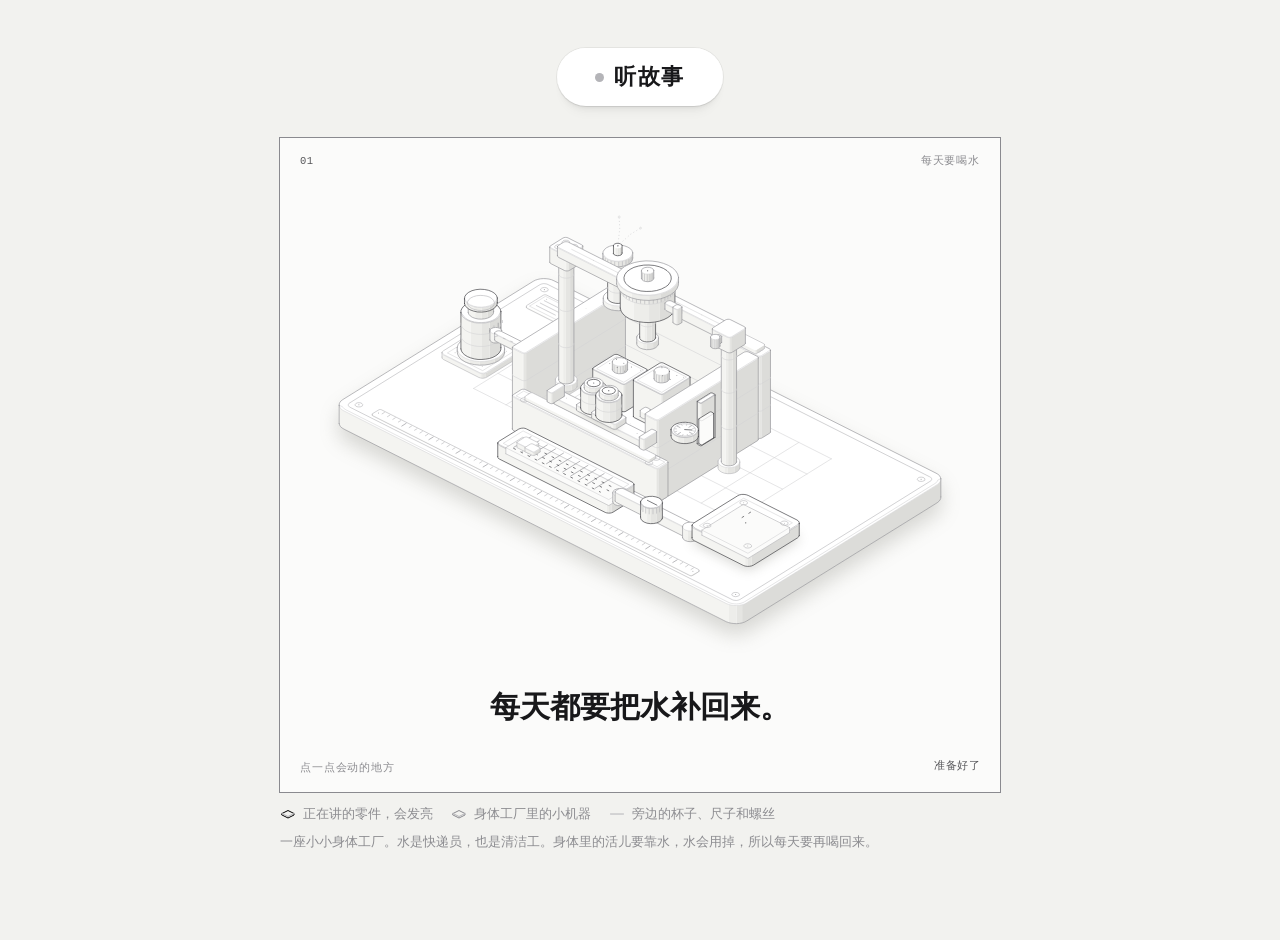
<file: kid-voice/water/index-light.html>
<!doctype html><html lang="zh-CN"><head><meta charset="utf-8"><meta name="viewport" content="width=device-width, initial-scale=1"><title>每天要喝水</title><style>
.iso{
  --anatomy-page:#0b0b0b;--anatomy-card:#131313;--anatomy-text:#a3a3a3;--anatomy-strong:#e6e6e6;--anatomy-muted:#6e6e6e;
  --anatomy-paper:#131313;--anatomy-face:#1b1b1b;--anatomy-top:#1c1c1c;
  --anatomy-shade-0:#0f0f0f;--anatomy-shade-1:#121212;--anatomy-shade-2:#151515;--anatomy-shade-3:#181818;
  --anatomy-lit-top:#262626;--anatomy-lit-shade:#1d1d1d;
  --anatomy-hi:#d4d4d4;--anatomy-mid:#6a6a6a;--anatomy-lo:#3e3e3e;--anatomy-faint:#2a2a2a;--anatomy-lit:#ffffff;
  --anatomy-halo:#050505;--anatomy-halo-opacity:.9;--anatomy-dot:#e6e6e6;
  --anatomy-red:#ff6b6b;--anatomy-green:#6be0a0;--anatomy-blue:#6b9bff;
  --anatomy-weight:.6px;--anatomy-ease:cubic-bezier(.32,.72,0,1);
  --anatomy-mono:ui-monospace,"SF Mono",Menlo,Consolas,monospace;
  --anatomy-lift:inset 0 1px 0 0 #ffffff0a,inset 0 0 0 1px #ffffff06,0 0 0 1px #00000026,0 1px 1px -.5px #00000014,0 3px 3px -1.5px #00000014,0 6px 6px -3px #00000014,0 12px 12px -6px #00000014;
}
.iso[data-theme="light"]{
  --anatomy-page:#f2f2ef;--anatomy-card:#fbfbfa;--anatomy-text:#57575a;--anatomy-strong:#18181a;--anatomy-muted:#8c8c90;
  --anatomy-paper:#fbfbfa;--anatomy-face:#ffffff;--anatomy-top:#ffffff;
  --anatomy-shade-0:#dcdcd9;--anatomy-shade-1:#e5e5e2;--anatomy-shade-2:#ededea;--anatomy-shade-3:#f4f4f1;
  --anatomy-lit-top:#ffffff;--anatomy-lit-shade:#eeeeeb;
  --anatomy-hi:#26262a;--anatomy-mid:#8a8a8f;--anatomy-lo:#b4b4b8;--anatomy-faint:#d4d4d6;--anatomy-lit:#000000;
  --anatomy-halo:#8a8a80;--anatomy-halo-opacity:.32;--anatomy-dot:#3a3a3e;
  --anatomy-red:#e5484d;--anatomy-green:#30a46c;--anatomy-blue:#3e63dd;
  --anatomy-lift:inset 0 1px 0 0 #ffffff,0 0 0 1px #0000000f,0 1px 1px -.5px #0000000a,0 3px 3px -1.5px #0000000a,0 6px 6px -3px #0000000a,0 12px 12px -6px #0000000a;
}
.iso-svg{display:block;width:100%;height:auto;overflow:visible}
.iso-svg path,.iso-svg circle{vector-effect:non-scaling-stroke}
.iso-fill{fill:var(--anatomy-paper);stroke:none}
.iso-solid[data-lit]>.iso-fill{fill:var(--anatomy-face)}
.iso-shade,.iso-top{stroke:none}
.iso-shade[data-shade="0"]{fill:var(--anatomy-shade-0)}
.iso-shade[data-shade="1"]{fill:var(--anatomy-shade-1)}
.iso-shade[data-shade="2"]{fill:var(--anatomy-shade-2)}
.iso-shade[data-shade="3"]{fill:var(--anatomy-shade-3)}
.iso-top{fill:var(--anatomy-top)}
.iso-solid[data-lit]>.iso-top{fill:var(--anatomy-lit-top)}
.iso-solid[data-lit]>.iso-shade{fill:var(--anatomy-lit-shade)}
.iso-solid[data-seamless]>.iso-shade,.iso-solid[data-seamless]>.iso-top{stroke-width:.4;stroke-linejoin:round}
.iso-solid[data-seamless]>.iso-shade[data-shade="0"]{stroke:var(--anatomy-shade-0)}
.iso-solid[data-seamless]>.iso-shade[data-shade="1"]{stroke:var(--anatomy-shade-1)}
.iso-solid[data-seamless]>.iso-shade[data-shade="2"]{stroke:var(--anatomy-shade-2)}
.iso-solid[data-seamless]>.iso-shade[data-shade="3"]{stroke:var(--anatomy-shade-3)}
.iso-solid[data-seamless]>.iso-top{stroke:var(--anatomy-top)}
.iso-solid[data-seamless][data-lit]>.iso-top{stroke:var(--anatomy-lit-top)}
.iso-solid[data-seamless][data-lit]>.iso-shade{stroke:var(--anatomy-lit-shade)}
.iso-solid[data-lit]>.iso-edge{stroke:var(--anatomy-lit)}
.iso-halo{fill:var(--anatomy-halo);stroke:none;filter:blur(9px);opacity:var(--anatomy-halo-opacity);transform:translateY(3px)}
.iso-line{fill:none;stroke:var(--anatomy-lo);stroke-width:var(--anatomy-weight);stroke-linecap:round;stroke-linejoin:round}
.iso-line[data-tone="hi"]{stroke:var(--anatomy-hi)}
.iso-line[data-tone="mid"]{stroke:var(--anatomy-mid)}
.iso-line[data-tone="lo"]{stroke:var(--anatomy-lo)}
.iso-line[data-tone="faint"]{stroke:var(--anatomy-faint)}
.iso-line[data-tone="lit"]{stroke:var(--anatomy-lit)}
.iso-line[data-tone="red"]{stroke:var(--anatomy-red)}
.iso-line[data-tone="green"]{stroke:var(--anatomy-green)}
.iso-line[data-tone="blue"]{stroke:var(--anatomy-blue)}
.iso-line[data-dotted]{stroke-dasharray:.01 3.5;stroke-width:1}
.iso-line[data-dashed]{stroke-dasharray:3 3}
.iso-line[data-flow]{stroke-dasharray:2 6}
.iso-wire-end{fill:var(--anatomy-paper);stroke:var(--anatomy-lo);stroke-width:var(--anatomy-weight)}
.iso-wire[data-tone="hi"] .iso-wire-end{stroke:var(--anatomy-hi)}
.iso-wire[data-tone="mid"] .iso-wire-end{stroke:var(--anatomy-mid)}
.iso-wire[data-tone="faint"] .iso-wire-end{stroke:var(--anatomy-faint)}
.iso-wire[data-tone="lit"] .iso-wire-end{stroke:var(--anatomy-lit)}
.iso-dots circle{fill:var(--anatomy-dot);stroke:none;opacity:.32}
.iso-dots[data-tone="hi"] circle{opacity:.85}
.iso-dots[data-tone="mid"] circle{opacity:.45}
.iso-dots[data-tone="lo"] circle{opacity:.22}
.iso-dots[data-tone="faint"] circle{opacity:.12}
.iso-face-text{fill:var(--anatomy-mid);font-family:var(--anatomy-mono);letter-spacing:.04em}
.iso-face-text[data-tone="hi"]{fill:var(--anatomy-hi)}
.iso-face-text[data-tone="lo"]{fill:var(--anatomy-lo)}
.iso-face-text[data-tone="faint"]{fill:var(--anatomy-faint)}
.tb-body{fill:var(--anatomy-shade-2);stroke:none}
.tb-shine{fill:var(--anatomy-top);stroke:none}
.tb-shade{fill:var(--anatomy-shade-0);stroke:none}
.tb-ring{fill:none;stroke:var(--anatomy-lo);stroke-width:.45;stroke-linecap:butt;stroke-linejoin:round}
.tb-ring[data-tone="mid"]{stroke:var(--anatomy-mid)}
.tb-ring[data-tone="faint"]{stroke:var(--anatomy-faint)}
.tb-ring[data-tone="hi"]{stroke:var(--anatomy-hi)}
@keyframes iso-flow{to{stroke-dashoffset:-32}}
@keyframes iso-pulse{0%,100%{opacity:.18}12%{opacity:1}40%{opacity:.18}}
.iso-line[data-flow]{animation:iso-flow 1600ms linear infinite}
.iso-dots circle[data-pulse]{animation:iso-pulse 1600ms steps(1,end) infinite;animation-delay:var(--pulse-at,0ms)}
.iso-figure{margin:32px 0 36px}
.iso-plate{position:relative;padding:52px 24px;border-radius:0;background:var(--anatomy-card);box-shadow:0 0 0 1px var(--anatomy-mid);--anatomy-paper:var(--anatomy-card)}
.iso-plate-corners{position:absolute;inset:18px 20px;pointer-events:none}
.iso-plate-corner{position:absolute;color:var(--anatomy-muted);font-family:var(--anatomy-mono);font-size:10.5px;line-height:1;letter-spacing:.04em;white-space:nowrap}
.iso-plate-corner[data-corner="fig"]{top:0;left:0;color:var(--anatomy-text)}
.iso-plate-corner[data-corner="title"]{top:0;right:0;text-transform:uppercase;letter-spacing:.1em}
.iso-plate-corner[data-corner="hint"]{bottom:0;left:0;text-transform:uppercase;letter-spacing:.1em}
.iso-plate-corner[data-corner="readout"]{right:0;bottom:0;color:var(--anatomy-text);font-variant-numeric:tabular-nums}
.iso-plate .iso-svg{margin:0 auto}
.iso-legend{display:grid;gap:8px;margin-top:12px;color:var(--anatomy-muted);font-size:13px;line-height:1.55}
.iso-keys{display:flex;flex-wrap:wrap;gap:6px 18px}
.iso-key{display:inline-flex;align-items:center;gap:7px}
.iso-swatch{width:16px;height:10px;flex:none;overflow:visible}
.iso-swatch path{fill:none;stroke:var(--anatomy-hi);stroke-width:1;vector-effect:non-scaling-stroke;stroke-linejoin:round;stroke-linecap:round}
.iso-swatch[data-mark="raised"] path,.iso-swatch[data-mark="flat"] path{stroke:var(--anatomy-mid)}
.iso-swatch[data-mark="lit"] path{stroke:var(--anatomy-lit)}
.iso-swatch[data-mark="dim"] path{stroke:var(--anatomy-lo)}
.iso-swatch[data-mark="dotted"] path{stroke-dasharray:.01 3;stroke-width:1.4}
.iso-swatch[data-mark="dashed"] path{stroke-dasharray:3 2.5}
.iso-swatch[data-mark="red"] path{stroke:var(--anatomy-red)}
.iso-swatch[data-mark="green"] path{stroke:var(--anatomy-green)}
.iso-swatch[data-mark="blue"] path{stroke:var(--anatomy-blue)}
.iso-swatch-crease{stroke:var(--anatomy-lo)!important}
@media (max-width:560px){.iso-plate{padding:48px 12px 70px}.iso-plate-corner[data-corner="hint"]{bottom:18px}}
@media (prefers-reduced-motion:reduce){.iso-line[data-flow],.iso-dots circle[data-pulse]{animation:none}}

*{box-sizing:border-box}
html{color-scheme:light}
body{margin:0;background:var(--anatomy-page);color:var(--anatomy-text);font:14px/1.6 ui-sans-serif,system-ui,-apple-system,"Segoe UI",sans-serif;-webkit-font-smoothing:antialiased}

.kv-top{display:flex;justify-content:center;margin:0 0 22px}
.kv-listen{display:inline-flex;align-items:center;justify-content:center;gap:10px;min-height:58px;padding:0 38px;border:0;border-radius:999px;background:var(--anatomy-face);color:var(--anatomy-strong);font:650 22px/1 ui-sans-serif,system-ui,-apple-system,"Segoe UI",sans-serif;letter-spacing:.08em;cursor:pointer;box-shadow:var(--anatomy-lift)}
.kv-listen:hover{color:var(--anatomy-hi)}
.kv-listen:active{transform:scale(.98)}
.kv-listen:focus-visible{outline:1px solid var(--anatomy-muted);outline-offset:4px}
.kv-listen[data-on]{box-shadow:inset 0 0 0 1px var(--anatomy-hi),var(--anatomy-lift)}
.kv-lamp{width:9px;height:9px;border-radius:50%;background:var(--anatomy-lo);box-shadow:0 0 0 0 transparent}
.kv-listen[data-on] .kv-lamp{background:var(--anatomy-lit);box-shadow:0 0 10px 2px var(--anatomy-hi)}
.kv-stage{touch-action:pan-y;outline:none}
.kv-stage:focus{outline:1px solid var(--anatomy-muted);outline-offset:6px}
.kv-say{display:block;margin:14px 8px 36px;text-align:center;font-size:clamp(22px,4.4vw,30px);line-height:1.4;font-weight:650;color:var(--anatomy-strong);min-height:1.4em}
.iso-page .iso-plate{padding:52px 24px 28px}
.kv-live{position:absolute;width:1px;height:1px;overflow:hidden;clip:rect(0 0 0 0)}
.iso-plate-corner[data-corner="title"],.iso-plate-corner[data-corner="hint"]{text-transform:none;letter-spacing:.08em}
.iso-plate-corner[data-corner="readout"]{white-space:normal;max-width:46%;text-align:right;line-height:1.35}
.kv-hits [data-piece]{cursor:pointer}
.kv-stage[data-focus] .it:not([data-on]){--anatomy-hi:var(--anatomy-mid);--anatomy-mid:var(--anatomy-lo);opacity:.48}
.kv-stage[data-focus] .iso-svg>:not(.it):not(.kv-hits){opacity:.5}
.it[data-on]{--anatomy-hi:var(--anatomy-lit);--anatomy-mid:var(--anatomy-hi)}
.it[data-on] .iso-top{fill:var(--anatomy-lit-top)}
.it[data-on] .iso-shade{fill:var(--anatomy-lit-shade)}
.it[data-on] .iso-edge{stroke:var(--anatomy-lit)}
.it[data-on] .iso-line[data-tone="hi"]{stroke:var(--anatomy-lit)}
.iso-page{width:min(720px,100% - 28px);margin:48px auto 88px}
@media (max-width:560px){
  .iso-page .iso-plate{padding:48px 10px 20px}
  .kv-listen{min-height:52px;font-size:18px;padding:0 26px}
  .kv-say{font-size:20px;margin:12px 4px 40px}
  .iso-plate-corner[data-corner="hint"],.iso-plate-corner[data-corner="readout"]{bottom:8px}
}
</style></head><body class="iso" data-theme="light"><main class="iso-page"><div class="kv-top"><button type="button" class="kv-listen" data-listen><span class="kv-lamp" aria-hidden="true"></span>听故事</button></div><figure class="iso-figure"><div class="iso-plate"><div class="iso-plate-corners" aria-hidden="true"><span class="iso-plate-corner" data-corner="fig">01</span><span class="iso-plate-corner" data-corner="title">每天要喝水</span><span class="iso-plate-corner" data-corner="hint">点一点会动的地方</span><span class="iso-plate-corner" data-corner="readout" data-readout>准备好了</span></div><div class="kv-stage iso-stage" tabindex="0" role="group" aria-label="小小身体工厂：点一点会动的地方，或按听故事按顺序看" aria-valuetext="每天都要把水补回来。"><svg xmlns="http://www.w3.org/2000/svg" class="iso-svg kv-svg" viewBox="0 0 600 430" role="img" aria-label="一座小小身体工厂。头顶的小嘴巴把水接进来，肚子里的小机器要喝水，水滴快递员在轨道上送水，前面的水槽把脏东西冲走，出汗的烟囱和旁边的水盆是水跑出去的门。"><path class="iso-halo" d="M31.4 199.1L31.5 197.6L32.1 196.2L33.2 195L34.7 193.8L204.7 88.2L206.6 87.3L208.8 86.5L211.2 86.1L213.7 85.8L216.2 85.9L218.7 86.3L221 86.9L223.1 87.7L564.3 259.5L566 260.6L567.4 261.8L568.2 263.1L568.6 264.6L568.6 280.8L568.5 282.2L567.9 283.6L566.8 284.9L565.3 286L395.3 391.6L393.4 392.5L391.2 393.3L388.8 393.8L386.3 394L383.8 393.9L381.3 393.6L379 393L376.9 392.1L35.7 220.3L34 219.2L32.6 218L31.8 216.7L31.4 215.3Z"/><g class="iso-solid"><path class="iso-fill" d="M204.7 124.8L205.1 123.4L206.1 122.1L207.6 120.9L209.5 119.9L211.7 119.3L214.2 118.9L216.7 118.8L219.2 119L221.6 119.6L223.7 120.4L225.4 121.5L226.6 122.7L227.3 124.1L227.4 125.5L227.4 127.7L227 129.1L226 130.4L224.5 131.6L222.6 132.5L220.4 133.2L217.9 133.6L215.4 133.7L212.9 133.4L210.5 132.9L208.4 132.1L206.7 131L205.5 129.7L204.8 128.4L204.7 126.9Z"/><path class="iso-shade" data-shade="0" d="M224.5 131.6L222.6 132.5L222.6 130.4L224.5 129.4ZM227.4 127.7L227 129.1L227 126.9L227.4 125.5ZM227 129.1L226 130.4L226 128.3L227 126.9ZM226 130.4L224.5 131.6L224.5 129.4L226 128.3Z"/><path class="iso-shade" data-shade="1" d="M222.6 132.5L220.4 133.2L220.4 131.1L222.6 130.4ZM220.4 133.2L217.9 133.6L217.9 131.4L220.4 131.1ZM217.9 133.6L215.4 133.7L215.4 131.5L217.9 131.4Z"/><path class="iso-shade" data-shade="2" d="M215.4 133.7L212.9 133.4L212.9 131.3L215.4 131.5ZM212.9 133.4L210.5 132.9L210.5 130.7L212.9 131.3Z"/><path class="iso-shade" data-shade="3" d="M210.5 132.9L208.4 132.1L208.4 129.9L210.5 130.7ZM208.4 132.1L206.7 131L206.7 128.8L208.4 129.9ZM206.7 131L205.5 129.7L205.5 127.6L206.7 128.8ZM205.5 129.7L204.8 128.4L204.8 126.2L205.5 127.6ZM204.8 128.4L204.7 126.9L204.7 124.8L204.8 126.2Z"/><path class="iso-top" d="M224.5 129.4L222.6 130.4L220.4 131.1L217.9 131.4L215.4 131.5L212.9 131.3L210.5 130.7L208.4 129.9L206.7 128.8L205.5 127.6L204.8 126.2L204.7 124.8L205.1 123.4L206.1 122.1L207.6 120.9L209.5 119.9L211.7 119.3L214.2 118.9L216.7 118.8L219.2 119L221.6 119.6L223.7 120.4L225.4 121.5L226.6 122.7L227.3 124.1L227.4 125.5L227 126.9L226 128.3Z"/><path class="iso-line iso-crease" data-tone="faint" d="M227.4 125.5L227 126.9L226 128.3L224.5 129.4L222.6 130.4L220.4 131.1L217.9 131.4L215.4 131.5L212.9 131.3L210.5 130.7L208.4 129.9L206.7 128.8L205.5 127.6L204.8 126.2L204.7 124.8"/><path class="iso-line iso-edge" data-tone="lo" d="M204.7 124.8L205.1 123.4L206.1 122.1L207.6 120.9L209.5 119.9L211.7 119.3L214.2 118.9L216.7 118.8L219.2 119L221.6 119.6L223.7 120.4L225.4 121.5L226.6 122.7L227.3 124.1L227.4 125.5M227.4 127.7L227 129.1L226 130.4L224.5 131.6L222.6 132.5L220.4 133.2L217.9 133.6L215.4 133.7L212.9 133.4L210.5 132.9L208.4 132.1L206.7 131L205.5 129.7L204.8 128.4L204.7 126.9M204.7 124.8L204.7 126.9M227.4 125.5L227.4 127.7"/></g><g class="iso-solid"><path class="iso-fill" d="M207.3 120.3L207.6 119.2L208.4 118.2L209.5 117.3L211 116.6L212.7 116L214.6 115.7L216.6 115.7L218.5 115.9L220.3 116.3L221.9 116.9L223.2 117.7L224.2 118.7L224.7 119.8L224.8 120.9L224.8 125.5L224.5 126.5L223.7 127.6L222.6 128.5L221.1 129.2L219.4 129.7L217.5 130L215.5 130.1L213.6 129.9L211.8 129.5L210.2 128.8L208.9 128L207.9 127L207.4 126L207.3 124.9Z"/><path class="iso-shade" data-shade="0" d="M222.6 128.5L221.1 129.2L221.1 124.6L222.6 123.9ZM224.8 125.5L224.5 126.5L224.5 122L224.8 120.9ZM224.5 126.5L223.7 127.6L223.7 123L224.5 122ZM223.7 127.6L222.6 128.5L222.6 123.9L223.7 123Z"/><path class="iso-shade" data-shade="1" d="M221.1 129.2L219.4 129.7L219.4 125.1L221.1 124.6ZM219.4 129.7L217.5 130L217.5 125.4L219.4 125.1ZM217.5 130L215.5 130.1L215.5 125.5L217.5 125.4Z"/><path class="iso-shade" data-shade="2" d="M215.5 130.1L213.6 129.9L213.6 125.3L215.5 125.5ZM213.6 129.9L211.8 129.5L211.8 124.9L213.6 125.3Z"/><path class="iso-shade" data-shade="3" d="M211.8 129.5L210.2 128.8L210.2 124.2L211.8 124.9ZM210.2 128.8L208.9 128L208.9 123.4L210.2 124.2ZM208.9 128L207.9 127L207.9 122.4L208.9 123.4ZM207.9 127L207.4 126L207.4 121.4L207.9 122.4ZM207.4 126L207.3 124.9L207.3 120.3L207.4 121.4Z"/><path class="iso-top" d="M222.6 123.9L221.1 124.6L219.4 125.1L217.5 125.4L215.5 125.5L213.6 125.3L211.8 124.9L210.2 124.2L208.9 123.4L207.9 122.4L207.4 121.4L207.3 120.3L207.6 119.2L208.4 118.2L209.5 117.3L211 116.6L212.7 116L214.6 115.7L216.6 115.7L218.5 115.9L220.3 116.3L221.9 116.9L223.2 117.7L224.2 118.7L224.7 119.8L224.8 120.9L224.5 122L223.7 123Z"/><path class="iso-line iso-crease" data-tone="faint" d="M224.8 120.9L224.5 122L223.7 123L222.6 123.9L221.1 124.6L219.4 125.1L217.5 125.4L215.5 125.5L213.6 125.3L211.8 124.9L210.2 124.2L208.9 123.4L207.9 122.4L207.4 121.4L207.3 120.3"/><path class="iso-line iso-edge" data-tone="mid" d="M207.3 120.3L207.6 119.2L208.4 118.2L209.5 117.3L211 116.6L212.7 116L214.6 115.7L216.6 115.7L218.5 115.9L220.3 116.3L221.9 116.9L223.2 117.7L224.2 118.7L224.7 119.8L224.8 120.9M224.8 125.5L224.5 126.5L223.7 127.6L222.6 128.5L221.1 129.2L219.4 129.7L217.5 130L215.5 130.1L213.6 129.9L211.8 129.5L210.2 128.8L208.9 128L207.9 127L207.4 126L207.3 124.9M207.3 120.3L207.3 124.9M224.8 120.9L224.8 125.5"/></g><g class="iso-solid"><path class="iso-fill" d="M65.2 211.4L65.7 210L66.6 208.7L68.1 207.5L70 206.6L72.3 205.9L74.7 205.5L77.3 205.4L79.8 205.7L82.1 206.2L84.2 207L85.9 208.1L87.1 209.4L87.8 210.7L88 212.2L88 214.3L87.5 215.7L86.5 217L85.1 218.2L83.2 219.1L80.9 219.8L78.5 220.2L75.9 220.3L73.4 220.1L71 219.5L69 218.7L67.3 217.6L66 216.4L65.3 215L65.2 213.6Z"/><path class="iso-shade" data-shade="0" d="M85.1 218.2L83.2 219.1L83.2 217L85.1 216ZM88 214.3L87.5 215.7L87.5 213.6L88 212.2ZM87.5 215.7L86.5 217L86.5 214.9L87.5 213.6ZM86.5 217L85.1 218.2L85.1 216L86.5 214.9Z"/><path class="iso-shade" data-shade="1" d="M83.2 219.1L80.9 219.8L80.9 217.7L83.2 217ZM80.9 219.8L78.5 220.2L78.5 218.1L80.9 217.7ZM78.5 220.2L75.9 220.3L75.9 218.1L78.5 218.1Z"/><path class="iso-shade" data-shade="2" d="M75.9 220.3L73.4 220.1L73.4 217.9L75.9 218.1ZM73.4 220.1L71 219.5L71 217.3L73.4 217.9Z"/><path class="iso-shade" data-shade="3" d="M71 219.5L69 218.7L69 216.5L71 217.3ZM69 218.7L67.3 217.6L67.3 215.4L69 216.5ZM67.3 217.6L66 216.4L66 214.2L67.3 215.4ZM66 216.4L65.3 215L65.3 212.8L66 214.2ZM65.3 215L65.2 213.6L65.2 211.4L65.3 212.8Z"/><path class="iso-top" d="M85.1 216L83.2 217L80.9 217.7L78.5 218.1L75.9 218.1L73.4 217.9L71 217.3L69 216.5L67.3 215.4L66 214.2L65.3 212.8L65.2 211.4L65.7 210L66.6 208.7L68.1 207.5L70 206.6L72.3 205.9L74.7 205.5L77.3 205.4L79.8 205.7L82.1 206.2L84.2 207L85.9 208.1L87.1 209.4L87.8 210.7L88 212.2L87.5 213.6L86.5 214.9Z"/><path class="iso-line iso-crease" data-tone="faint" d="M88 212.2L87.5 213.6L86.5 214.9L85.1 216L83.2 217L80.9 217.7L78.5 218.1L75.9 218.1L73.4 217.9L71 217.3L69 216.5L67.3 215.4L66 214.2L65.3 212.8L65.2 211.4"/><path class="iso-line iso-edge" data-tone="lo" d="M65.2 211.4L65.7 210L66.6 208.7L68.1 207.5L70 206.6L72.3 205.9L74.7 205.5L77.3 205.4L79.8 205.7L82.1 206.2L84.2 207L85.9 208.1L87.1 209.4L87.8 210.7L88 212.2M88 214.3L87.5 215.7L86.5 217L85.1 218.2L83.2 219.1L80.9 219.8L78.5 220.2L75.9 220.3L73.4 220.1L71 219.5L69 218.7L67.3 217.6L66 216.4L65.3 215L65.2 213.6M65.2 211.4L65.2 213.6M88 212.2L88 214.3"/></g><g class="iso-solid"><path class="iso-fill" d="M67.8 206.9L68.2 205.8L68.9 204.8L70.1 203.9L71.5 203.2L73.3 202.6L75.2 202.3L77.1 202.3L79.1 202.5L80.9 202.9L82.5 203.5L83.8 204.4L84.7 205.3L85.3 206.4L85.4 207.5L85.4 212.1L85 213.2L84.3 214.2L83.1 215.1L81.7 215.8L79.9 216.3L78 216.6L76.1 216.7L74.1 216.5L72.3 216.1L70.7 215.4L69.4 214.6L68.5 213.6L67.9 212.6L67.8 211.5Z"/><path class="iso-shade" data-shade="0" d="M83.1 215.1L81.7 215.8L81.7 211.2L83.1 210.5ZM85.4 212.1L85 213.2L85 208.6L85.4 207.5ZM85 213.2L84.3 214.2L84.3 209.6L85 208.6ZM84.3 214.2L83.1 215.1L83.1 210.5L84.3 209.6Z"/><path class="iso-shade" data-shade="1" d="M81.7 215.8L79.9 216.3L79.9 211.7L81.7 211.2ZM79.9 216.3L78 216.6L78 212L79.9 211.7ZM78 216.6L76.1 216.7L76.1 212.1L78 212Z"/><path class="iso-shade" data-shade="2" d="M76.1 216.7L74.1 216.5L74.1 211.9L76.1 212.1ZM74.1 216.5L72.3 216.1L72.3 211.5L74.1 211.9Z"/><path class="iso-shade" data-shade="3" d="M72.3 216.1L70.7 215.4L70.7 210.8L72.3 211.5ZM70.7 215.4L69.4 214.6L69.4 210L70.7 210.8ZM69.4 214.6L68.5 213.6L68.5 209L69.4 210ZM68.5 213.6L67.9 212.6L67.9 208L68.5 209ZM67.9 212.6L67.8 211.5L67.8 206.9L67.9 208Z"/><path class="iso-top" d="M83.1 210.5L81.7 211.2L79.9 211.7L78 212L76.1 212.1L74.1 211.9L72.3 211.5L70.7 210.8L69.4 210L68.5 209L67.9 208L67.8 206.9L68.2 205.8L68.9 204.8L70.1 203.9L71.5 203.2L73.3 202.6L75.2 202.3L77.1 202.3L79.1 202.5L80.9 202.9L82.5 203.5L83.8 204.4L84.7 205.3L85.3 206.4L85.4 207.5L85 208.6L84.3 209.6Z"/><path class="iso-line iso-crease" data-tone="faint" d="M85.4 207.5L85 208.6L84.3 209.6L83.1 210.5L81.7 211.2L79.9 211.7L78 212L76.1 212.1L74.1 211.9L72.3 211.5L70.7 210.8L69.4 210L68.5 209L67.9 208L67.8 206.9"/><path class="iso-line iso-edge" data-tone="mid" d="M67.8 206.9L68.2 205.8L68.9 204.8L70.1 203.9L71.5 203.2L73.3 202.6L75.2 202.3L77.1 202.3L79.1 202.5L80.9 202.9L82.5 203.5L83.8 204.4L84.7 205.3L85.3 206.4L85.4 207.5M85.4 212.1L85 213.2L84.3 214.2L83.1 215.1L81.7 215.8L79.9 216.3L78 216.6L76.1 216.7L74.1 216.5L72.3 216.1L70.7 215.4L69.4 214.6L68.5 213.6L67.9 212.6L67.8 211.5M67.8 206.9L67.8 211.5M85.4 207.5L85.4 212.1"/></g><g class="iso-solid"><path class="iso-fill" d="M512 279.5L512.5 278.1L513.5 276.8L514.9 275.7L516.8 274.7L519.1 274L521.5 273.6L524.1 273.6L526.6 273.8L529 274.3L531 275.2L532.7 276.2L534 277.5L534.7 278.9L534.8 280.3L534.8 282.5L534.3 283.9L533.4 285.2L531.9 286.3L530 287.3L527.7 288L525.3 288.4L522.7 288.4L520.2 288.2L517.9 287.6L515.8 286.8L514.1 285.7L512.9 284.5L512.2 283.1L512 281.7Z"/><path class="iso-shade" data-shade="0" d="M531.9 286.3L530 287.3L530 285.1L531.9 284.2ZM534.8 282.5L534.3 283.9L534.3 281.7L534.8 280.3ZM534.3 283.9L533.4 285.2L533.4 283L534.3 281.7ZM533.4 285.2L531.9 286.3L531.9 284.2L533.4 283Z"/><path class="iso-shade" data-shade="1" d="M530 287.3L527.7 288L527.7 285.8L530 285.1ZM527.7 288L525.3 288.4L525.3 286.2L527.7 285.8ZM525.3 288.4L522.7 288.4L522.7 286.3L525.3 286.2Z"/><path class="iso-shade" data-shade="2" d="M522.7 288.4L520.2 288.2L520.2 286L522.7 286.3ZM520.2 288.2L517.9 287.6L517.9 285.5L520.2 286Z"/><path class="iso-shade" data-shade="3" d="M517.9 287.6L515.8 286.8L515.8 284.7L517.9 285.5ZM515.8 286.8L514.1 285.7L514.1 283.6L515.8 284.7ZM514.1 285.7L512.9 284.5L512.9 282.3L514.1 283.6ZM512.9 284.5L512.2 283.1L512.2 281L512.9 282.3ZM512.2 283.1L512 281.7L512 279.5L512.2 281Z"/><path class="iso-top" d="M531.9 284.2L530 285.1L527.7 285.8L525.3 286.2L522.7 286.3L520.2 286L517.9 285.5L515.8 284.7L514.1 283.6L512.9 282.3L512.2 281L512 279.5L512.5 278.1L513.5 276.8L514.9 275.7L516.8 274.7L519.1 274L521.5 273.6L524.1 273.6L526.6 273.8L529 274.3L531 275.2L532.7 276.2L534 277.5L534.7 278.9L534.8 280.3L534.3 281.7L533.4 283Z"/><path class="iso-line iso-crease" data-tone="faint" d="M534.8 280.3L534.3 281.7L533.4 283L531.9 284.2L530 285.1L527.7 285.8L525.3 286.2L522.7 286.3L520.2 286L517.9 285.5L515.8 284.7L514.1 283.6L512.9 282.3L512.2 281L512 279.5"/><path class="iso-line iso-edge" data-tone="lo" d="M512 279.5L512.5 278.1L513.5 276.8L514.9 275.7L516.8 274.7L519.1 274L521.5 273.6L524.1 273.6L526.6 273.8L529 274.3L531 275.2L532.7 276.2L534 277.5L534.7 278.9L534.8 280.3M534.8 282.5L534.3 283.9L533.4 285.2L531.9 286.3L530 287.3L527.7 288L525.3 288.4L522.7 288.4L520.2 288.2L517.9 287.6L515.8 286.8L514.1 285.7L512.9 284.5L512.2 283.1L512 281.7M512 279.5L512 281.7M534.8 280.3L534.8 282.5"/></g><g class="iso-solid"><path class="iso-fill" d="M514.6 275L515 273.9L515.7 272.9L516.9 272L518.3 271.3L520.1 270.8L522 270.5L523.9 270.4L525.9 270.6L527.7 271L529.3 271.7L530.6 272.5L531.5 273.5L532.1 274.5L532.2 275.6L532.2 280.2L531.8 281.3L531.1 282.3L529.9 283.2L528.5 283.9L526.7 284.5L524.8 284.8L522.9 284.8L520.9 284.6L519.1 284.2L517.5 283.6L516.2 282.7L515.3 281.8L514.7 280.7L514.6 279.6Z"/><path class="iso-shade" data-shade="0" d="M529.9 283.2L528.5 283.9L528.5 279.3L529.9 278.6ZM532.2 280.2L531.8 281.3L531.8 276.7L532.2 275.6ZM531.8 281.3L531.1 282.3L531.1 277.7L531.8 276.7ZM531.1 282.3L529.9 283.2L529.9 278.6L531.1 277.7Z"/><path class="iso-shade" data-shade="1" d="M528.5 283.9L526.7 284.5L526.7 279.9L528.5 279.3ZM526.7 284.5L524.8 284.8L524.8 280.2L526.7 279.9ZM524.8 284.8L522.9 284.8L522.9 280.2L524.8 280.2Z"/><path class="iso-shade" data-shade="2" d="M522.9 284.8L520.9 284.6L520.9 280L522.9 280.2ZM520.9 284.6L519.1 284.2L519.1 279.6L520.9 280Z"/><path class="iso-shade" data-shade="3" d="M519.1 284.2L517.5 283.6L517.5 279L519.1 279.6ZM517.5 283.6L516.2 282.7L516.2 278.2L517.5 279ZM516.2 282.7L515.3 281.8L515.3 277.2L516.2 278.2ZM515.3 281.8L514.7 280.7L514.7 276.1L515.3 277.2ZM514.7 280.7L514.6 279.6L514.6 275L514.7 276.1Z"/><path class="iso-top" d="M529.9 278.6L528.5 279.3L526.7 279.9L524.8 280.2L522.9 280.2L520.9 280L519.1 279.6L517.5 279L516.2 278.2L515.3 277.2L514.7 276.1L514.6 275L515 273.9L515.7 272.9L516.9 272L518.3 271.3L520.1 270.8L522 270.5L523.9 270.4L525.9 270.6L527.7 271L529.3 271.7L530.6 272.5L531.5 273.5L532.1 274.5L532.2 275.6L531.8 276.7L531.1 277.7Z"/><path class="iso-line iso-crease" data-tone="faint" d="M532.2 275.6L531.8 276.7L531.1 277.7L529.9 278.6L528.5 279.3L526.7 279.9L524.8 280.2L522.9 280.2L520.9 280L519.1 279.6L517.5 279L516.2 278.2L515.3 277.2L514.7 276.1L514.6 275"/><path class="iso-line iso-edge" data-tone="mid" d="M514.6 275L515 273.9L515.7 272.9L516.9 272L518.3 271.3L520.1 270.8L522 270.5L523.9 270.4L525.9 270.6L527.7 271L529.3 271.7L530.6 272.5L531.5 273.5L532.1 274.5L532.2 275.6M532.2 280.2L531.8 281.3L531.1 282.3L529.9 283.2L528.5 283.9L526.7 284.5L524.8 284.8L522.9 284.8L520.9 284.6L519.1 284.2L517.5 283.6L516.2 282.7L515.3 281.8L514.7 280.7L514.6 279.6M514.6 275L514.6 279.6M532.2 275.6L532.2 280.2"/></g><g class="iso-solid"><path class="iso-fill" d="M372.6 366.1L373 364.7L374 363.4L375.5 362.3L377.4 361.3L379.6 360.6L382.1 360.2L384.6 360.2L387.1 360.4L389.5 361L391.6 361.8L393.3 362.9L394.5 364.1L395.2 365.5L395.3 366.9L395.3 369.1L394.9 370.5L393.9 371.8L392.4 373L390.5 373.9L388.3 374.6L385.8 375L383.3 375L380.8 374.8L378.4 374.3L376.3 373.4L374.6 372.4L373.4 371.1L372.7 369.7L372.6 368.3Z"/><path class="iso-shade" data-shade="0" d="M392.4 373L390.5 373.9L390.5 371.7L392.4 370.8ZM395.3 369.1L394.9 370.5L394.9 368.3L395.3 366.9ZM394.9 370.5L393.9 371.8L393.9 369.6L394.9 368.3ZM393.9 371.8L392.4 373L392.4 370.8L393.9 369.6Z"/><path class="iso-shade" data-shade="1" d="M390.5 373.9L388.3 374.6L388.3 372.4L390.5 371.7ZM388.3 374.6L385.8 375L385.8 372.8L388.3 372.4ZM385.8 375L383.3 375L383.3 372.9L385.8 372.8Z"/><path class="iso-shade" data-shade="2" d="M383.3 375L380.8 374.8L380.8 372.6L383.3 372.9ZM380.8 374.8L378.4 374.3L378.4 372.1L380.8 372.6Z"/><path class="iso-shade" data-shade="3" d="M378.4 374.3L376.3 373.4L376.3 371.3L378.4 372.1ZM376.3 373.4L374.6 372.4L374.6 370.2L376.3 371.3ZM374.6 372.4L373.4 371.1L373.4 368.9L374.6 370.2ZM373.4 371.1L372.7 369.7L372.7 367.6L373.4 368.9ZM372.7 369.7L372.6 368.3L372.6 366.1L372.7 367.6Z"/><path class="iso-top" d="M392.4 370.8L390.5 371.7L388.3 372.4L385.8 372.8L383.3 372.9L380.8 372.6L378.4 372.1L376.3 371.3L374.6 370.2L373.4 368.9L372.7 367.6L372.6 366.1L373 364.7L374 363.4L375.5 362.3L377.4 361.3L379.6 360.6L382.1 360.2L384.6 360.2L387.1 360.4L389.5 361L391.6 361.8L393.3 362.9L394.5 364.1L395.2 365.5L395.3 366.9L394.9 368.3L393.9 369.6Z"/><path class="iso-line iso-crease" data-tone="faint" d="M395.3 366.9L394.9 368.3L393.9 369.6L392.4 370.8L390.5 371.7L388.3 372.4L385.8 372.8L383.3 372.9L380.8 372.6L378.4 372.1L376.3 371.3L374.6 370.2L373.4 368.9L372.7 367.6L372.6 366.1"/><path class="iso-line iso-edge" data-tone="lo" d="M372.6 366.1L373 364.7L374 363.4L375.5 362.3L377.4 361.3L379.6 360.6L382.1 360.2L384.6 360.2L387.1 360.4L389.5 361L391.6 361.8L393.3 362.9L394.5 364.1L395.2 365.5L395.3 366.9M395.3 369.1L394.9 370.5L393.9 371.8L392.4 373L390.5 373.9L388.3 374.6L385.8 375L383.3 375L380.8 374.8L378.4 374.3L376.3 373.4L374.6 372.4L373.4 371.1L372.7 369.7L372.6 368.3M372.6 366.1L372.6 368.3M395.3 366.9L395.3 369.1"/></g><g class="iso-solid"><path class="iso-fill" d="M375.2 361.6L375.5 360.6L376.3 359.5L377.4 358.6L378.9 357.9L380.6 357.4L382.5 357.1L384.5 357L386.4 357.2L388.2 357.6L389.8 358.3L391.1 359.1L392.1 360.1L392.6 361.1L392.7 362.2L392.7 366.8L392.4 367.9L391.6 368.9L390.5 369.8L389 370.5L387.3 371.1L385.4 371.4L383.4 371.4L381.5 371.2L379.7 370.8L378.1 370.2L376.8 369.4L375.8 368.4L375.3 367.3L375.2 366.2Z"/><path class="iso-shade" data-shade="0" d="M390.5 369.8L389 370.5L389 366L390.5 365.2ZM392.7 366.8L392.4 367.9L392.4 363.3L392.7 362.2ZM392.4 367.9L391.6 368.9L391.6 364.3L392.4 363.3ZM391.6 368.9L390.5 369.8L390.5 365.2L391.6 364.3Z"/><path class="iso-shade" data-shade="1" d="M389 370.5L387.3 371.1L387.3 366.5L389 366ZM387.3 371.1L385.4 371.4L385.4 366.8L387.3 366.5ZM385.4 371.4L383.4 371.4L383.4 366.8L385.4 366.8Z"/><path class="iso-shade" data-shade="2" d="M383.4 371.4L381.5 371.2L381.5 366.7L383.4 366.8ZM381.5 371.2L379.7 370.8L379.7 366.2L381.5 366.7Z"/><path class="iso-shade" data-shade="3" d="M379.7 370.8L378.1 370.2L378.1 365.6L379.7 366.2ZM378.1 370.2L376.8 369.4L376.8 364.8L378.1 365.6ZM376.8 369.4L375.8 368.4L375.8 363.8L376.8 364.8ZM375.8 368.4L375.3 367.3L375.3 362.7L375.8 363.8ZM375.3 367.3L375.2 366.2L375.2 361.6L375.3 362.7Z"/><path class="iso-top" d="M390.5 365.2L389 366L387.3 366.5L385.4 366.8L383.4 366.8L381.5 366.7L379.7 366.2L378.1 365.6L376.8 364.8L375.8 363.8L375.3 362.7L375.2 361.6L375.5 360.6L376.3 359.5L377.4 358.6L378.9 357.9L380.6 357.4L382.5 357.1L384.5 357L386.4 357.2L388.2 357.6L389.8 358.3L391.1 359.1L392.1 360.1L392.6 361.1L392.7 362.2L392.4 363.3L391.6 364.3Z"/><path class="iso-line iso-crease" data-tone="faint" d="M392.7 362.2L392.4 363.3L391.6 364.3L390.5 365.2L389 366L387.3 366.5L385.4 366.8L383.4 366.8L381.5 366.7L379.7 366.2L378.1 365.6L376.8 364.8L375.8 363.8L375.3 362.7L375.2 361.6"/><path class="iso-line iso-edge" data-tone="mid" d="M375.2 361.6L375.5 360.6L376.3 359.5L377.4 358.6L378.9 357.9L380.6 357.4L382.5 357.1L384.5 357L386.4 357.2L388.2 357.6L389.8 358.3L391.1 359.1L392.1 360.1L392.6 361.1L392.7 362.2M392.7 366.8L392.4 367.9L391.6 368.9L390.5 369.8L389 370.5L387.3 371.1L385.4 371.4L383.4 371.4L381.5 371.2L379.7 370.8L378.1 370.2L376.8 369.4L375.8 368.4L375.3 367.3L375.2 366.2M375.2 361.6L375.2 366.2M392.7 362.2L392.7 366.8"/></g><g class="iso-solid"><path class="iso-fill" d="M31.4 192.3L31.5 190.9L32.1 189.5L33.2 188.2L34.7 187.1L204.7 81.5L206.6 80.5L208.8 79.8L211.2 79.3L213.7 79.1L216.2 79.2L218.7 79.5L221 80.1L223.1 81L564.3 252.8L566 253.8L567.4 255L568.2 256.4L568.6 257.8L568.6 274L568.5 275.4L567.9 276.8L566.8 278.1L565.3 279.3L395.3 384.8L393.4 385.8L391.2 386.5L388.8 387L386.3 387.2L383.8 387.1L381.3 386.8L379 386.2L376.9 385.4L35.7 213.5L34 212.5L32.6 211.3L31.8 209.9L31.4 208.5Z"/><path class="iso-shade" data-shade="0" d="M568.6 274L568.5 275.4L568.5 259.2L568.6 257.8ZM568.5 275.4L567.9 276.8L567.9 260.6L568.5 259.2ZM567.9 276.8L566.8 278.1L566.8 261.9L567.9 260.6ZM566.8 278.1L565.3 279.3L565.3 263.1L566.8 261.9ZM565.3 279.3L395.3 384.8L395.3 368.6L565.3 263.1ZM395.3 384.8L393.4 385.8L393.4 369.6L395.3 368.6ZM393.4 385.8L391.2 386.5L391.2 370.3L393.4 369.6Z"/><path class="iso-shade" data-shade="1" d="M391.2 386.5L388.8 387L388.8 370.8L391.2 370.3ZM388.8 387L386.3 387.2L386.3 371L388.8 370.8Z"/><path class="iso-shade" data-shade="2" d="M386.3 387.2L383.8 387.1L383.8 371L386.3 371ZM383.8 387.1L381.3 386.8L381.3 370.6L383.8 371ZM381.3 386.8L379 386.2L379 370L381.3 370.6Z"/><path class="iso-shade" data-shade="3" d="M379 386.2L376.9 385.4L376.9 369.2L379 370ZM376.9 385.4L35.7 213.5L35.7 197.3L376.9 369.2ZM35.7 213.5L34 212.5L34 196.3L35.7 197.3ZM34 212.5L32.6 211.3L32.6 195.1L34 196.3ZM32.6 211.3L31.8 209.9L31.8 193.7L32.6 195.1ZM31.8 209.9L31.4 208.5L31.4 192.3L31.8 193.7Z"/><path class="iso-top" d="M564.3 252.8L566 253.8L567.4 255L568.2 256.4L568.6 257.8L568.5 259.2L567.9 260.6L566.8 261.9L565.3 263.1L395.3 368.6L393.4 369.6L391.2 370.3L388.8 370.8L386.3 371L383.8 371L381.3 370.6L379 370L376.9 369.2L35.7 197.3L34 196.3L32.6 195.1L31.8 193.7L31.4 192.3L31.5 190.9L32.1 189.5L33.2 188.2L34.7 187.1L204.7 81.5L206.6 80.5L208.8 79.8L211.2 79.3L213.7 79.1L216.2 79.2L218.7 79.5L221 80.1L223.1 81Z"/><path class="iso-line iso-crease" data-tone="faint" d="M568.6 257.8L568.5 259.2L567.9 260.6L566.8 261.9L565.3 263.1L395.3 368.6L393.4 369.6L391.2 370.3L388.8 370.8L386.3 371L383.8 371L381.3 370.6L379 370L376.9 369.2L35.7 197.3L34 196.3L32.6 195.1L31.8 193.7L31.4 192.3"/><path class="iso-line iso-bevel" data-tone="faint" d="M568.6 257.8L565.9 259L565.4 260.1L564.6 261.2L563.3 262.1L393.5 367.6L391.9 368.4L390.1 369L388.2 369.4L386.2 369.6L384.1 369.5L382.2 369.2L380.3 368.7L378.6 368L37.5 196.3L36 195.4L35 194.4L34.3 193.4L31.4 192.3"/><path class="iso-line iso-edge" data-tone="mid" d="M31.4 192.3L31.5 190.9L32.1 189.5L33.2 188.2L34.7 187.1L204.7 81.5L206.6 80.5L208.8 79.8L211.2 79.3L213.7 79.1L216.2 79.2L218.7 79.5L221 80.1L223.1 81L564.3 252.8L566 253.8L567.4 255L568.2 256.4L568.6 257.8M568.6 274L568.5 275.4L567.9 276.8L566.8 278.1L565.3 279.3L395.3 384.8L393.4 385.8L391.2 386.5L388.8 387L386.3 387.2L383.8 387.1L381.3 386.8L379 386.2L376.9 385.4L35.7 213.5L34 212.5L32.6 211.3L31.8 209.9L31.4 208.5M568.6 257.8L568.6 274M31.4 192.3L31.4 208.5"/></g><path class="iso-line" data-tone="lo" d="M558.9 256.2L559.5 256.5L560 257L560.3 257.5L560.5 258L560.4 258.6L560.2 259.1L559.8 259.6L559.2 260L389.3 365.6L388.6 365.9L387.7 366.2L386.8 366.4L385.9 366.5L384.9 366.4L384 366.3L383.1 366.1L382.4 365.8L41.1 194L40.5 193.6L40 193.1L39.7 192.6L39.5 192.1L39.6 191.5L39.8 191L40.2 190.5L40.8 190.1L210.7 84.5L211.4 84.2L212.3 83.9L213.2 83.7L214.1 83.6L215.1 83.7L216 83.8L216.9 84L217.6 84.3Z"/><path class="iso-line" data-tone="lo" d="M217.1 90.2L215.9 90.7L214.4 90.9L212.9 90.6L211.8 90L211.2 89.3L211.3 88.4L212.1 87.7L213.3 87.2L214.8 87L216.3 87.3L217.4 87.8L218 88.6L217.9 89.5ZM553.5 259.6L552.3 260.1L550.8 260.2L549.3 260L548.2 259.4L547.6 258.6L547.7 257.8L548.5 257L549.7 256.5L551.2 256.4L552.7 256.6L553.8 257.2L554.4 258L554.3 258.9ZM51.5 193.1L50.3 193.6L48.8 193.7L47.3 193.5L46.2 192.9L45.6 192.1L45.7 191.3L46.5 190.5L47.7 190L49.2 189.9L50.7 190.1L51.8 190.7L52.4 191.5L52.3 192.3ZM387.9 362.4L386.7 362.9L385.2 363.1L383.7 362.8L382.6 362.3L382 361.5L382.1 360.6L382.9 359.9L384.1 359.4L385.6 359.3L387.1 359.5L388.2 360.1L388.8 360.9L388.7 361.7Z"/><g class="iso-dots" data-tone="mid"><circle cx="214.6" cy="88.9" r="0.5"/><circle cx="551" cy="258.3" r="0.5"/><circle cx="49" cy="191.8" r="0.5"/><circle cx="385.4" cy="361.2" r="0.5"/></g><g class="iso-solid"><path class="iso-fill" d="M61 200.1L61.3 199.6L66.8 196.3L67.5 196L68.3 196L69.1 196.2L352.2 338.8L352.7 339.2L352.7 339.6L352.7 340.4L352.4 340.9L346.9 344.2L346.2 344.5L345.4 344.5L344.6 344.3L61.5 201.7L61 201.3L61 200.9Z"/><path class="iso-shade" data-shade="0" d="M352.7 340.4L352.4 340.9L352.4 340.1L352.7 339.6ZM352.4 340.9L346.9 344.2L346.9 343.4L352.4 340.1ZM346.9 344.2L346.2 344.5L346.2 343.7L346.9 343.4Z"/><path class="iso-shade" data-shade="1" d="M346.2 344.5L345.4 344.5L345.4 343.7L346.2 343.7Z"/><path class="iso-shade" data-shade="2" d="M345.4 344.5L344.6 344.3L344.6 343.5L345.4 343.7Z"/><path class="iso-shade" data-shade="3" d="M344.6 344.3L61.5 201.7L61.5 200.9L344.6 343.5ZM61.5 201.7L61 201.3L61 200.5L61.5 200.9ZM61 201.3L61 200.9L61 200.1L61 200.5Z"/><path class="iso-top" d="M352.2 338.8L352.7 339.2L352.7 339.6L352.4 340.1L346.9 343.4L346.2 343.7L345.4 343.7L344.6 343.5L61.5 200.9L61 200.5L61 200.1L61.3 199.6L66.8 196.3L67.5 196L68.3 196L69.1 196.2Z"/><path class="iso-line iso-edge" data-tone="lo" d="M61 200.1L61.3 199.6L66.8 196.3L67.5 196L68.3 196L69.1 196.2L352.2 338.8L352.7 339.2L352.7 339.6M352.7 340.4L352.4 340.9L346.9 344.2L346.2 344.5L345.4 344.5L344.6 344.3L61.5 201.7L61 201.3L61 200.9M352.7 339.6L352.7 340.4M61 200.1L61 200.9"/></g><path class="iso-line" data-tone="lo" d="M71.8 198.6L69.7 199.9M76.7 201L74.5 202.4M81.5 203.4L79.3 204.8M86.4 205.9L84.2 207.2M96 210.8L93.9 212.1M100.9 213.2L98.7 214.5M105.7 215.6L103.5 217M110.6 218.1L108.4 219.4M120.2 222.9L118.1 224.3M125.1 225.4L122.9 226.7M129.9 227.8L127.7 229.2M134.8 230.2L132.6 231.6M144.4 235.1L142.3 236.5M149.3 237.6L147.1 238.9M154.1 240L151.9 241.4M159 242.4L156.8 243.8M168.6 247.3L166.5 248.7M173.5 249.7L171.3 251.1M178.3 252.2L176.1 253.5M183.2 254.6L181 256M192.8 259.5L190.7 260.8M197.7 261.9L195.5 263.3M202.5 264.4L200.4 265.7M207.4 266.8L205.2 268.2M217.1 271.7L214.9 273M221.9 274.1L219.7 275.5M226.7 276.6L224.6 277.9M231.6 279L229.4 280.3M241.3 283.9L239.1 285.2M246.1 286.3L243.9 287.7M250.9 288.7L248.8 290.1M255.8 291.2L253.6 292.5M265.5 296L263.3 297.4M270.3 298.5L268.1 299.8M275.1 300.9L273 302.3M280 303.4L277.8 304.7M289.7 308.2L287.5 309.6M294.5 310.7L292.3 312M299.3 313.1L297.2 314.5M304.2 315.5L302 316.9M313.9 320.4L311.7 321.8M318.7 322.9L316.5 324.2M323.5 325.3L321.4 326.6M328.4 327.7L326.2 329.1M338.1 332.6L335.9 334M342.9 335L340.7 336.4M347.7 337.5L345.6 338.8"/><path class="iso-line" data-tone="mid" d="M91.2 208.3L87.3 210.8M115.4 220.5L111.5 222.9M139.6 232.7L135.7 235.1M163.8 244.9L159.9 247.3M188 257.1L184.1 259.5M212.2 269.2L208.3 271.7M236.4 281.4L232.5 283.9M260.6 293.6L256.7 296M284.8 305.8L280.9 308.2M309 318L305.1 320.4M333.2 330.2L329.3 332.6"/><g class="iso-dots" data-tone="mid"><circle cx="66.5" cy="199.2" r="0.45"/><circle cx="347.2" cy="340.5" r="0.45"/></g><g class="iso-solid"><path class="iso-fill" d="M198.6 103.8L198.7 103.3L199.2 102.9L213.6 94L214.3 93.7L215.1 93.5L216 93.6L216.8 93.9L257 114.1L257.5 114.5L257.7 115L257.7 116L257.6 116.5L257.1 117L242.7 125.9L242 126.2L241.2 126.3L240.3 126.2L239.5 126L199.4 105.8L198.8 105.4L198.6 104.9Z"/><path class="iso-shade" data-shade="0" d="M257.7 116L257.6 116.5L257.6 115.5L257.7 115ZM257.6 116.5L257.1 117L257.1 115.9L257.6 115.5ZM257.1 117L242.7 125.9L242.7 124.8L257.1 115.9ZM242.7 125.9L242 126.2L242 125.1L242.7 124.8Z"/><path class="iso-shade" data-shade="1" d="M242 126.2L241.2 126.3L241.2 125.2L242 125.1Z"/><path class="iso-shade" data-shade="2" d="M241.2 126.3L240.3 126.2L240.3 125.2L241.2 125.2Z"/><path class="iso-shade" data-shade="3" d="M240.3 126.2L239.5 126L239.5 124.9L240.3 125.2ZM239.5 126L199.4 105.8L199.4 104.7L239.5 124.9ZM199.4 105.8L198.8 105.4L198.8 104.3L199.4 104.7ZM198.8 105.4L198.6 104.9L198.6 103.8L198.8 104.3Z"/><path class="iso-top" d="M257 114.1L257.5 114.5L257.7 115L257.6 115.5L257.1 115.9L242.7 124.8L242 125.1L241.2 125.2L240.3 125.2L239.5 124.9L199.4 104.7L198.8 104.3L198.6 103.8L198.7 103.3L199.2 102.9L213.6 94L214.3 93.7L215.1 93.5L216 93.6L216.8 93.9Z"/><path class="iso-line iso-edge" data-tone="lo" d="M198.6 103.8L198.7 103.3L199.2 102.9L213.6 94L214.3 93.7L215.1 93.5L216 93.6L216.8 93.9L257 114.1L257.5 114.5L257.7 115M257.7 116L257.6 116.5L257.1 117L242.7 125.9L242 126.2L241.2 126.3L240.3 126.2L239.5 126L199.4 105.8L198.8 105.4L198.6 104.9M257.7 115L257.7 116M198.6 103.8L198.6 104.9"/></g><path class="iso-line" data-tone="faint" d="M255 115L241 123.7L201.3 103.7L215.3 95.1Z"/><path class="iso-line" data-tone="lo" data-free="" d="M214.5 98.8L243.5 113.4M211 101L235.2 113.2M207.5 103.2L224.4 111.7"/><g class="iso-dots" data-tone="mid"><circle cx="216.7" cy="97.5" r="0.4"/><circle cx="250.5" cy="114.5" r="0.4"/></g><path class="iso-line" data-tone="faint" d="M238.6 123.1L151.4 177.2M267.6 137.7L180.4 191.8M296.6 152.3L209.5 206.4M325.7 166.9L238.5 221.1M354.7 181.5L267.6 235.7M383.8 196.2L296.6 250.3M412.8 210.8L325.6 264.9M441.8 225.4L354.7 279.5M470.9 240L383.7 294.2M238.6 123.1L470.9 240M216.8 136.6L449.1 253.6M195 150.1L427.3 267.1M173.2 163.7L405.5 280.6M151.4 177.2L383.7 294.2"/><g class="iso-solid"><path class="iso-fill" d="M123.2 145.2L123.6 144.3L124.4 143.6L152.7 126L153.9 125.5L155.4 125.2L156.9 125.1L158.4 125.4L159.6 125.8L191.1 141.7L192.1 142.3L192.6 143.1L192.7 144L192.7 148L192.3 148.9L191.5 149.6L163.1 167.2L161.9 167.7L160.5 168L159 168.1L157.5 167.8L156.2 167.4L124.8 151.5L123.8 150.9L123.3 150.1L123.2 149.2Z"/><path class="iso-shade" data-shade="0" d="M192.7 148L192.3 148.9L192.3 144.8L192.7 144ZM192.3 148.9L191.5 149.6L191.5 145.5L192.3 144.8ZM191.5 149.6L163.1 167.2L163.1 163.1L191.5 145.5ZM163.1 167.2L161.9 167.7L161.9 163.7L163.1 163.1Z"/><path class="iso-shade" data-shade="1" d="M161.9 167.7L160.5 168L160.5 164L161.9 163.7ZM160.5 168L159 168.1L159 164L160.5 164Z"/><path class="iso-shade" data-shade="2" d="M159 168.1L157.5 167.8L157.5 163.8L159 164Z"/><path class="iso-shade" data-shade="3" d="M157.5 167.8L156.2 167.4L156.2 163.3L157.5 163.8ZM156.2 167.4L124.8 151.5L124.8 147.5L156.2 163.3ZM124.8 151.5L123.8 150.9L123.8 146.8L124.8 147.5ZM123.8 150.9L123.3 150.1L123.3 146L123.8 146.8ZM123.3 150.1L123.2 149.2L123.2 145.2L123.3 146Z"/><path class="iso-top" d="M191.1 141.7L192.1 142.3L192.6 143.1L192.7 144L192.3 144.8L191.5 145.5L163.1 163.1L161.9 163.7L160.5 164L159 164L157.5 163.8L156.2 163.3L124.8 147.5L123.8 146.8L123.3 146L123.2 145.2L123.6 144.3L124.4 143.6L152.7 126L153.9 125.5L155.4 125.2L156.9 125.1L158.4 125.4L159.6 125.8Z"/><path class="iso-line iso-crease" data-tone="faint" d="M192.7 144L192.3 144.8L191.5 145.5L163.1 163.1L161.9 163.7L160.5 164L159 164L157.5 163.8L156.2 163.3L124.8 147.5L123.8 146.8L123.3 146L123.2 145.2"/><path class="iso-line iso-bevel" data-tone="faint" d="M192.7 144L191.6 144.6L190.8 145.3L162.6 162.8L161.5 163.3L160.4 163.5L159.1 163.6L157.9 163.4L156.7 163L125.4 147.2L124.5 146.6L124.1 145.9L123.2 145.2"/><path class="iso-line iso-edge" data-tone="lo" d="M123.2 145.2L123.6 144.3L124.4 143.6L152.7 126L153.9 125.5L155.4 125.2L156.9 125.1L158.4 125.4L159.6 125.8L191.1 141.7L192.1 142.3L192.6 143.1L192.7 144M192.7 148L192.3 148.9L191.5 149.6L163.1 167.2L161.9 167.7L160.5 168L159 168.1L157.5 167.8L156.2 167.4L124.8 151.5L123.8 150.9L123.3 150.1L123.2 149.2M192.7 144L192.7 148M123.2 145.2L123.2 149.2"/></g><path class="iso-line" data-tone="faint" d="M187.8 143.7L159.5 161.3L128 145.5L156.4 127.9Z"/><g class="iso-dots" data-tone="mid"><circle cx="156.7" cy="131.7" r="0.4"/><circle cx="180.9" cy="143.9" r="0.4"/><circle cx="134.9" cy="145.3" r="0.4"/><circle cx="159.1" cy="157.4" r="0.4"/></g><g class="iso-solid"><path class="iso-fill" d="M136.8 140.6L137.6 138L139.5 135.6L142.2 133.4L145.8 131.7L149.9 130.4L154.5 129.7L159.2 129.5L163.9 130L168.2 131L172.1 132.5L175.3 134.5L177.5 136.8L178.8 139.4L179.1 142L179.1 145.3L178.3 147.9L176.4 150.3L173.7 152.5L170.1 154.3L166 155.5L161.4 156.3L156.7 156.4L152 155.9L147.6 154.9L143.8 153.4L140.6 151.4L138.4 149.1L137.1 146.5L136.8 143.9Z"/><path class="iso-shade" data-shade="0" d="M173.7 152.5L170.1 154.3L170.1 151L173.7 149.3ZM179.1 145.3L178.3 147.9L178.3 144.7L179.1 142ZM178.3 147.9L176.4 150.3L176.4 147.1L178.3 144.7ZM176.4 150.3L173.7 152.5L173.7 149.3L176.4 147.1Z"/><path class="iso-shade" data-shade="1" d="M170.1 154.3L166 155.5L166 152.3L170.1 151ZM166 155.5L161.4 156.3L161.4 153L166 152.3ZM161.4 156.3L156.7 156.4L156.7 153.2L161.4 153Z"/><path class="iso-shade" data-shade="2" d="M156.7 156.4L152 155.9L152 152.7L156.7 153.2ZM152 155.9L147.6 154.9L147.6 151.7L152 152.7Z"/><path class="iso-shade" data-shade="3" d="M147.6 154.9L143.8 153.4L143.8 150.1L147.6 151.7ZM143.8 153.4L140.6 151.4L140.6 148.2L143.8 150.1ZM140.6 151.4L138.4 149.1L138.4 145.8L140.6 148.2ZM138.4 149.1L137.1 146.5L137.1 143.3L138.4 145.8ZM137.1 146.5L136.8 143.9L136.8 140.6L137.1 143.3Z"/><path class="iso-top" d="M173.7 149.3L170.1 151L166 152.3L161.4 153L156.7 153.2L152 152.7L147.6 151.7L143.8 150.1L140.6 148.2L138.4 145.8L137.1 143.3L136.8 140.6L137.6 138L139.5 135.6L142.2 133.4L145.8 131.7L149.9 130.4L154.5 129.7L159.2 129.5L163.9 130L168.2 131L172.1 132.5L175.3 134.5L177.5 136.8L178.8 139.4L179.1 142L178.3 144.7L176.4 147.1Z"/><path class="iso-line iso-crease" data-tone="faint" d="M179.1 142L178.3 144.7L176.4 147.1L173.7 149.3L170.1 151L166 152.3L161.4 153L156.7 153.2L152 152.7L147.6 151.7L143.8 150.1L140.6 148.2L138.4 145.8L137.1 143.3L136.8 140.6"/><path class="iso-line iso-edge" data-tone="mid" d="M136.8 140.6L137.6 138L139.5 135.6L142.2 133.4L145.8 131.7L149.9 130.4L154.5 129.7L159.2 129.5L163.9 130L168.2 131L172.1 132.5L175.3 134.5L177.5 136.8L178.8 139.4L179.1 142M179.1 145.3L178.3 147.9L176.4 150.3L173.7 152.5L170.1 154.3L166 155.5L161.4 156.3L156.7 156.4L152 155.9L147.6 154.9L143.8 153.4L140.6 151.4L138.4 149.1L137.1 146.5L136.8 143.9M136.8 140.6L136.8 143.9M179.1 142L179.1 145.3"/></g><g class="iso-solid"><path class="iso-fill" d="M140.1 109.5L140.2 107.5L141.1 105.6L142.5 103.8L144.6 102.2L147.2 100.9L150.2 99.9L153.5 99.2L157 98.9L160.5 99L163.9 99.5L167.1 100.3L169.9 101.5L172.3 102.9L174.1 104.6L175.3 106.5L175.8 108.4L175.8 140.8L175.7 142.8L174.8 144.7L173.3 146.5L171.3 148L168.7 149.4L165.7 150.4L162.3 151L158.9 151.3L155.4 151.3L152 150.8L148.8 149.9L146 148.8L143.6 147.3L141.8 145.7L140.6 143.8L140.1 141.9Z"/><path class="iso-shade" data-shade="0" d="M171.3 148L168.7 149.4L168.7 117L171.3 115.6ZM168.7 149.4L165.7 150.4L165.7 118L168.7 117ZM175.8 140.8L175.7 142.8L175.7 110.4L175.8 108.4ZM175.7 142.8L174.8 144.7L174.8 112.3L175.7 110.4ZM174.8 144.7L173.3 146.5L173.3 114.1L174.8 112.3ZM173.3 146.5L171.3 148L171.3 115.6L173.3 114.1Z"/><path class="iso-shade" data-shade="1" d="M165.7 150.4L162.3 151L162.3 118.6L165.7 118ZM162.3 151L158.9 151.3L158.9 118.9L162.3 118.6Z"/><path class="iso-shade" data-shade="2" d="M158.9 151.3L155.4 151.3L155.4 118.9L158.9 118.9ZM155.4 151.3L152 150.8L152 118.4L155.4 118.9ZM152 150.8L148.8 149.9L148.8 117.5L152 118.4Z"/><path class="iso-shade" data-shade="3" d="M148.8 149.9L146 148.8L146 116.4L148.8 117.5ZM146 148.8L143.6 147.3L143.6 114.9L146 116.4ZM143.6 147.3L141.8 145.7L141.8 113.3L143.6 114.9ZM141.8 145.7L140.6 143.8L140.6 111.4L141.8 113.3ZM140.6 143.8L140.1 141.9L140.1 109.5L140.6 111.4Z"/><path class="iso-top" d="M171.3 115.6L168.7 117L165.7 118L162.3 118.6L158.9 118.9L155.4 118.9L152 118.4L148.8 117.5L146 116.4L143.6 114.9L141.8 113.3L140.6 111.4L140.1 109.5L140.2 107.5L141.1 105.6L142.5 103.8L144.6 102.2L147.2 100.9L150.2 99.9L153.5 99.2L157 98.9L160.5 99L163.9 99.5L167.1 100.3L169.9 101.5L172.3 102.9L174.1 104.6L175.3 106.5L175.8 108.4L175.7 110.4L174.8 112.3L173.3 114.1Z"/><path class="iso-line iso-crease" data-tone="lo" d="M175.8 108.4L175.7 110.4L174.8 112.3L173.3 114.1L171.3 115.6L168.7 117L165.7 118L162.3 118.6L158.9 118.9L155.4 118.9L152 118.4L148.8 117.5L146 116.4L143.6 114.9L141.8 113.3L140.6 111.4L140.1 109.5"/><path class="iso-line iso-bevel" data-tone="lo" d="M175.8 108.4L174.7 110.3L173.9 112.1L172.5 113.8L170.5 115.3L168.1 116.5L165.2 117.5L162.1 118.1L158.8 118.4L155.5 118.3L152.3 117.9L149.3 117.1L146.6 116L144.4 114.6L142.7 113L141.5 111.3L140.1 109.5"/><path class="iso-line iso-edge" data-tone="hi" d="M140.1 109.5L140.2 107.5L141.1 105.6L142.5 103.8L144.6 102.2L147.2 100.9L150.2 99.9L153.5 99.2L157 98.9L160.5 99L163.9 99.5L167.1 100.3L169.9 101.5L172.3 102.9L174.1 104.6L175.3 106.5L175.8 108.4M175.8 140.8L175.7 142.8L174.8 144.7L173.3 146.5L171.3 148L168.7 149.4L165.7 150.4L162.3 151L158.9 151.3L155.4 151.3L152 150.8L148.8 149.9L146 148.8L143.6 147.3L141.8 145.7L140.6 143.8L140.1 141.9M140.1 109.5L140.1 141.9M175.8 108.4L175.8 140.8"/></g><path class="iso-line" data-tone="faint" d="M175.9 129.7L175.6 131.5L174.8 133.2L173.5 134.7L171.7 136.2L169.5 137.4L166.9 138.4L164.1 139.1L161.1 139.6L157.9 139.7L154.8 139.6L151.8 139.1L149 138.4L146.4 137.4L144.2 136.2L142.4 134.7L141.1 133.2L140.3 131.5L140 129.7"/><path class="iso-line" data-tone="faint" d="M175.9 118.9L175.6 120.7L174.8 122.4L173.5 123.9L171.7 125.4L169.5 126.6L166.9 127.6L164.1 128.3L161.1 128.8L157.9 128.9L154.8 128.8L151.8 128.3L149 127.6L146.4 126.6L144.2 125.4L142.4 123.9L141.1 122.4L140.3 120.7L140 118.9"/><g class="iso-solid"><path class="iso-fill" d="M146.6 101.2L146.8 99.5L147.8 97.9L149.5 96.6L151.7 95.5L154.4 94.8L157.3 94.5L160.3 94.6L163.1 95.2L165.6 96.1L167.5 97.4L168.8 98.9L169.3 100.5L169.3 108.6L169.1 110.3L168.1 111.8L166.4 113.2L164.1 114.3L161.5 115L158.5 115.3L155.6 115.2L152.8 114.6L150.3 113.7L148.4 112.4L147.1 110.9L146.6 109.3Z"/><path class="iso-shade" data-shade="0" d="M166.4 113.2L164.1 114.3L164.1 106.2L166.4 105.1ZM169.3 108.6L169.1 110.3L169.1 102.2L169.3 100.5ZM169.1 110.3L168.1 111.8L168.1 103.7L169.1 102.2ZM168.1 111.8L166.4 113.2L166.4 105.1L168.1 103.7Z"/><path class="iso-shade" data-shade="1" d="M164.1 114.3L161.5 115L161.5 106.9L164.1 106.2ZM161.5 115L158.5 115.3L158.5 107.2L161.5 106.9Z"/><path class="iso-shade" data-shade="2" d="M158.5 115.3L155.6 115.2L155.6 107.1L158.5 107.2ZM155.6 115.2L152.8 114.6L152.8 106.5L155.6 107.1Z"/><path class="iso-shade" data-shade="3" d="M152.8 114.6L150.3 113.7L150.3 105.6L152.8 106.5ZM150.3 113.7L148.4 112.4L148.4 104.3L150.3 105.6ZM148.4 112.4L147.1 110.9L147.1 102.8L148.4 104.3ZM147.1 110.9L146.6 109.3L146.6 101.2L147.1 102.8Z"/><path class="iso-top" d="M166.4 105.1L164.1 106.2L161.5 106.9L158.5 107.2L155.6 107.1L152.8 106.5L150.3 105.6L148.4 104.3L147.1 102.8L146.6 101.2L146.8 99.5L147.8 97.9L149.5 96.6L151.7 95.5L154.4 94.8L157.3 94.5L160.3 94.6L163.1 95.2L165.6 96.1L167.5 97.4L168.8 98.9L169.3 100.5L169.1 102.2L168.1 103.7Z"/><path class="iso-line iso-edge" data-tone="mid" d="M146.6 101.2L146.8 99.5L147.8 97.9L149.5 96.6L151.7 95.5L154.4 94.8L157.3 94.5L160.3 94.6L163.1 95.2L165.6 96.1L167.5 97.4L168.8 98.9L169.3 100.5M169.3 108.6L169.1 110.3L168.1 111.8L166.4 113.2L164.1 114.3L161.5 115L158.5 115.3L155.6 115.2L152.8 114.6L150.3 113.7L148.4 112.4L147.1 110.9L146.6 109.3M146.6 101.2L146.6 109.3M169.3 100.5L169.3 108.6"/></g><g class="iso-solid"><path class="iso-fill" d="M143.3 97.2L143.6 95.1L144.9 93.1L147.1 91.3L150 89.9L153.4 89L157.2 88.6L161 88.8L164.6 89.5L167.7 90.7L170.2 92.3L171.9 94.3L172.6 96.4L172.6 100.4L172.3 102.5L171 104.6L168.8 106.3L165.9 107.7L162.5 108.6L158.7 109L154.9 108.9L151.3 108.1L148.1 106.9L145.7 105.3L144 103.4L143.3 101.3Z"/><path class="iso-shade" data-shade="0" d="M168.8 106.3L165.9 107.7L165.9 103.7L168.8 102.3ZM172.6 100.4L172.3 102.5L172.3 98.5L172.6 96.4ZM172.3 102.5L171 104.6L171 100.5L172.3 98.5ZM171 104.6L168.8 106.3L168.8 102.3L171 100.5Z"/><path class="iso-shade" data-shade="1" d="M165.9 107.7L162.5 108.6L162.5 104.6L165.9 103.7ZM162.5 108.6L158.7 109L158.7 105L162.5 104.6Z"/><path class="iso-shade" data-shade="2" d="M158.7 109L154.9 108.9L154.9 104.8L158.7 105ZM154.9 108.9L151.3 108.1L151.3 104.1L154.9 104.8Z"/><path class="iso-shade" data-shade="3" d="M151.3 108.1L148.1 106.9L148.1 102.9L151.3 104.1ZM148.1 106.9L145.7 105.3L145.7 101.3L148.1 102.9ZM145.7 105.3L144 103.4L144 99.3L145.7 101.3ZM144 103.4L143.3 101.3L143.3 97.2L144 99.3Z"/><path class="iso-top" d="M168.8 102.3L165.9 103.7L162.5 104.6L158.7 105L154.9 104.8L151.3 104.1L148.1 102.9L145.7 101.3L144 99.3L143.3 97.2L143.6 95.1L144.9 93.1L147.1 91.3L150 89.9L153.4 89L157.2 88.6L161 88.8L164.6 89.5L167.7 90.7L170.2 92.3L171.9 94.3L172.6 96.4L172.3 98.5L171 100.5Z"/><path class="iso-line iso-crease" data-tone="faint" d="M172.6 96.4L172.3 98.5L171 100.5L168.8 102.3L165.9 103.7L162.5 104.6L158.7 105L154.9 104.8L151.3 104.1L148.1 102.9L145.7 101.3L144 99.3L143.3 97.2"/><path class="iso-line iso-bevel" data-tone="faint" d="M172.6 96.4L171.6 98.4L170.4 100.3L168.3 102L165.6 103.4L162.3 104.2L158.7 104.6L155 104.5L151.6 103.8L148.6 102.6L146.2 101.1L144.6 99.2L143.3 97.2"/><path class="iso-line iso-edge" data-tone="hi" d="M143.3 97.2L143.6 95.1L144.9 93.1L147.1 91.3L150 89.9L153.4 89L157.2 88.6L161 88.8L164.6 89.5L167.7 90.7L170.2 92.3L171.9 94.3L172.6 96.4M172.6 100.4L172.3 102.5L171 104.6L168.8 106.3L165.9 107.7L162.5 108.6L158.7 109L154.9 108.9L151.3 108.1L148.1 106.9L145.7 105.3L144 103.4L143.3 101.3M143.3 97.2L143.3 101.3M172.6 96.4L172.6 100.4"/></g><path class="iso-line" data-tone="lo" d="M166.9 105.3L164.5 106.5L161.7 107.2L158.6 107.6L155.4 107.4L152.5 106.8L149.9 105.8L147.8 104.5L146.5 102.9L145.9 101.2L146.2 99.4L147.2 97.8L149 96.3L151.4 95.2L154.2 94.4L157.3 94.1L160.4 94.3L163.4 94.8L166 95.8L168 97.2L169.4 98.8L170 100.5L169.7 102.2L168.7 103.9Z"/><path class="iso-line" data-tone="lo" d="M177.2 116.5L177.2 118.4M169.6 121.2L169.6 123.1"/><path class="iso-line" data-tone="mid" d="M173.4 118.9L173.4 122.4M165.8 123.6L165.8 127.1"/><g class="iso-solid"><path class="iso-fill" d="M166 125.8L166.3 124.7L167.4 123.7L169 123L171 122.7L173 122.9L174.7 123.5L176 124.4L176.5 125.5L176.5 133.6L176.2 134.7L175.1 135.7L173.5 136.4L171.5 136.6L169.5 136.5L167.8 135.9L166.5 135L166 133.9Z"/><path class="iso-shade" data-shade="0" d="M175.1 135.7L173.5 136.4L173.5 128.3L175.1 127.6ZM176.5 133.6L176.2 134.7L176.2 126.6L176.5 125.5ZM176.2 134.7L175.1 135.7L175.1 127.6L176.2 126.6Z"/><path class="iso-shade" data-shade="1" d="M173.5 136.4L171.5 136.6L171.5 128.5L173.5 128.3Z"/><path class="iso-shade" data-shade="2" d="M171.5 136.6L169.5 136.5L169.5 128.4L171.5 128.5Z"/><path class="iso-shade" data-shade="3" d="M169.5 136.5L167.8 135.9L167.8 127.8L169.5 128.4ZM167.8 135.9L166.5 135L166.5 126.9L167.8 127.8ZM166.5 135L166 133.9L166 125.8L166.5 126.9Z"/><path class="iso-top" d="M175.1 127.6L173.5 128.3L171.5 128.5L169.5 128.4L167.8 127.8L166.5 126.9L166 125.8L166.3 124.7L167.4 123.7L169 123L171 122.7L173 122.9L174.7 123.5L176 124.4L176.5 125.5L176.2 126.6Z"/><path class="iso-line iso-crease" data-tone="faint" d="M176.5 125.5L176.2 126.6L175.1 127.6L173.5 128.3L171.5 128.5L169.5 128.4L167.8 127.8L166.5 126.9L166 125.8"/><path class="iso-line iso-edge" data-tone="mid" d="M166 125.8L166.3 124.7L167.4 123.7L169 123L171 122.7L173 122.9L174.7 123.5L176 124.4L176.5 125.5M176.5 133.6L176.2 134.7L175.1 135.7L173.5 136.4L171.5 136.6L169.5 136.5L167.8 135.9L166.5 135L166 133.9M166 125.8L166 133.9M176.5 125.5L176.5 133.6"/></g><g class="iso-solid"><path class="iso-fill" d="M170.2 127.9L170.4 127.2L171 126.6L171.5 126.3L172.5 125.9L173.7 125.7L175 125.8L176.1 126.2L274.1 175.5L274.8 176.1L275.2 176.8L275.2 182.7L275 183.4L274.3 184L273.9 184.3L272.9 184.7L271.6 184.9L270.4 184.8L269.3 184.4L171.3 135.1L170.5 134.5L170.2 133.8Z"/><path class="iso-shade" data-shade="0" d="M275.2 182.7L275 183.4L275 177.5L275.2 176.8ZM275 183.4L274.3 184L274.3 178.1L275 177.5ZM274.3 184L273.9 184.3L273.9 178.4L274.3 178.1ZM273.9 184.3L272.9 184.7L272.9 178.8L273.9 178.4Z"/><path class="iso-shade" data-shade="1" d="M272.9 184.7L271.6 184.9L271.6 179L272.9 178.8Z"/><path class="iso-shade" data-shade="2" d="M271.6 184.9L270.4 184.8L270.4 178.9L271.6 179Z"/><path class="iso-shade" data-shade="3" d="M270.4 184.8L269.3 184.4L269.3 178.5L270.4 178.9ZM269.3 184.4L171.3 135.1L171.3 129.1L269.3 178.5ZM171.3 135.1L170.5 134.5L170.5 128.6L171.3 129.1ZM170.5 134.5L170.2 133.8L170.2 127.9L170.5 128.6Z"/><path class="iso-top" d="M274.1 175.5L274.8 176.1L275.2 176.8L275 177.5L274.3 178.1L273.9 178.4L272.9 178.8L271.6 179L270.4 178.9L269.3 178.5L171.3 129.1L170.5 128.6L170.2 127.9L170.4 127.2L171 126.6L171.5 126.3L172.5 125.9L173.7 125.7L175 125.8L176.1 126.2Z"/><path class="iso-line iso-crease" data-tone="faint" d="M275.2 176.8L275 177.5L274.3 178.1L273.9 178.4L272.9 178.8L271.6 179L270.4 178.9L269.3 178.5L171.3 129.1L170.5 128.6L170.2 127.9"/><path class="iso-line iso-bevel" data-tone="faint" d="M275.2 176.8L274.4 177.4L273.8 177.9L273.4 178.1L272.6 178.5L271.6 178.6L270.6 178.5L269.7 178.2L171.8 128.9L171.1 128.4L170.2 127.9"/><path class="iso-line iso-edge" data-tone="mid" d="M170.2 127.9L170.4 127.2L171 126.6L171.5 126.3L172.5 125.9L173.7 125.7L175 125.8L176.1 126.2L274.1 175.5L274.8 176.1L275.2 176.8M275.2 182.7L275 183.4L274.3 184L273.9 184.3L272.9 184.7L271.6 184.9L270.4 184.8L269.3 184.4L171.3 135.1L170.5 134.5L170.2 133.8M275.2 176.8L275.2 182.7M170.2 127.9L170.2 133.8"/></g><g class="iso-solid"><path class="iso-fill" d="M279.8 124.9L280.1 123.8L281.1 122.8L282.8 122.1L284.7 121.8L286.7 122L288.5 122.6L289.7 123.5L290.2 124.6L290.2 175.9L289.9 177L288.9 178L287.2 178.7L285.3 179L283.3 178.8L281.5 178.2L280.3 177.3L279.8 176.2Z"/><path class="iso-shade" data-shade="0" d="M288.9 178L287.2 178.7L287.2 127.4L288.9 126.7ZM290.2 175.9L289.9 177L289.9 125.7L290.2 124.6ZM289.9 177L288.9 178L288.9 126.7L289.9 125.7Z"/><path class="iso-shade" data-shade="1" d="M287.2 178.7L285.3 179L285.3 127.7L287.2 127.4Z"/><path class="iso-shade" data-shade="2" d="M285.3 179L283.3 178.8L283.3 127.5L285.3 127.7Z"/><path class="iso-shade" data-shade="3" d="M283.3 178.8L281.5 178.2L281.5 126.9L283.3 127.5ZM281.5 178.2L280.3 177.3L280.3 126L281.5 126.9ZM280.3 177.3L279.8 176.2L279.8 124.9L280.3 126Z"/><path class="iso-top" d="M288.9 126.7L287.2 127.4L285.3 127.7L283.3 127.5L281.5 126.9L280.3 126L279.8 124.9L280.1 123.8L281.1 122.8L282.8 122.1L284.7 121.8L286.7 122L288.5 122.6L289.7 123.5L290.2 124.6L289.9 125.7Z"/><path class="iso-line iso-edge" data-tone="mid" d="M279.8 124.9L280.1 123.8L281.1 122.8L282.8 122.1L284.7 121.8L286.7 122L288.5 122.6L289.7 123.5L290.2 124.6M290.2 175.9L289.9 177L288.9 178L287.2 178.7L285.3 179L283.3 178.8L281.5 178.2L280.3 177.3L279.8 176.2M279.8 124.9L279.8 176.2M290.2 124.6L290.2 175.9"/></g><path class="iso-line" data-tone="faint" d="M290.2 151.8L290 152.5L289.5 153.2L288.7 153.8L287.6 154.3L286.4 154.6L285 154.7L283.7 154.6L282.4 154.3L281.3 153.8L280.5 153.2L280 152.5L279.8 151.8"/><g class="iso-wire" data-tone="lo"><path class="iso-line" data-tone="lo" data-flow="" d="M171.3 129.7L285 174.7"/><circle class="iso-wire-end" cx="171.3" cy="129.7" r="1.1"/><circle class="iso-wire-end" cx="285" cy="174.7" r="1.1"/></g><g class="it" data-piece="factory"><g class="iso-solid"><path class="iso-fill" d="M277.7 83.5L277.9 83L278.5 82.5L285 78.5L285.8 78.1L286.8 77.9L287.8 77.9L288.8 78L289.6 78.3L415.5 141.7L416.1 142.1L416.5 142.7L416.5 143.2L416.5 216.1L416.3 216.7L415.7 217.2L409.2 221.2L408.4 221.6L407.4 221.8L406.4 221.8L405.4 221.7L404.6 221.3L278.7 158L278.1 157.5L277.7 157L277.7 156.4Z"/><path class="iso-shade" data-shade="0" d="M416.5 216.1L416.3 216.7L416.3 143.8L416.5 143.2ZM416.3 216.7L415.7 217.2L415.7 144.3L416.3 143.8ZM415.7 217.2L409.2 221.2L409.2 148.3L415.7 144.3ZM409.2 221.2L408.4 221.6L408.4 148.7L409.2 148.3Z"/><path class="iso-shade" data-shade="1" d="M408.4 221.6L407.4 221.8L407.4 148.9L408.4 148.7ZM407.4 221.8L406.4 221.8L406.4 148.9L407.4 148.9Z"/><path class="iso-shade" data-shade="2" d="M406.4 221.8L405.4 221.7L405.4 148.8L406.4 148.9Z"/><path class="iso-shade" data-shade="3" d="M405.4 221.7L404.6 221.3L404.6 148.5L405.4 148.8ZM404.6 221.3L278.7 158L278.7 85.1L404.6 148.5ZM278.7 158L278.1 157.5L278.1 84.6L278.7 85.1ZM278.1 157.5L277.7 157L277.7 84.1L278.1 84.6ZM277.7 157L277.7 156.4L277.7 83.5L277.7 84.1Z"/><path class="iso-top" d="M415.5 141.7L416.1 142.1L416.5 142.7L416.5 143.2L416.3 143.8L415.7 144.3L409.2 148.3L408.4 148.7L407.4 148.9L406.4 148.9L405.4 148.8L404.6 148.5L278.7 85.1L278.1 84.6L277.7 84.1L277.7 83.5L277.9 83L278.5 82.5L285 78.5L285.8 78.1L286.8 77.9L287.8 77.9L288.8 78L289.6 78.3Z"/><path class="iso-line iso-crease" data-tone="faint" d="M416.5 143.2L416.3 143.8L415.7 144.3L409.2 148.3L408.4 148.7L407.4 148.9L406.4 148.9L405.4 148.8L404.6 148.5L278.7 85.1L278.1 84.6L277.7 84.1L277.7 83.5"/><path class="iso-line iso-bevel" data-tone="faint" d="M416.5 143.2L415.2 143.5L414.8 143.9L408.4 147.9L407.8 148.1L407.2 148.3L406.5 148.3L405.9 148.2L405.3 147.9L279.6 84.6L279.1 84.3L278.8 84L277.7 83.5"/><path class="iso-line iso-edge" data-tone="mid" d="M277.7 83.5L277.9 83L278.5 82.5L285 78.5L285.8 78.1L286.8 77.9L287.8 77.9L288.8 78L289.6 78.3L415.5 141.7L416.1 142.1L416.5 142.7L416.5 143.2M416.5 216.1L416.3 216.7L415.7 217.2L409.2 221.2L408.4 221.6L407.4 221.8L406.4 221.8L405.4 221.7L404.6 221.3L278.7 158L278.1 157.5L277.7 157L277.7 156.4M416.5 143.2L416.5 216.1M277.7 83.5L277.7 156.4"/></g><path class="iso-line" data-tone="faint" d="M416.5 191.8L416.3 192.4L415.7 192.9L409.2 196.9L408.4 197.3L407.4 197.5L406.4 197.5L405.4 197.4L404.6 197L278.7 133.7L278.1 133.2L277.7 132.7L277.7 132.1"/><path class="iso-line" data-tone="faint" d="M416.5 167.5L416.3 168.1L415.7 168.6L409.2 172.6L408.4 173L407.4 173.2L406.4 173.2L405.4 173.1L404.6 172.7L278.7 109.4L278.1 108.9L277.7 108.4L277.7 107.8"/><path class="iso-line" data-tone="lo" d="M290.5 86.1L289.2 86.6L287.7 86.7L286.3 86.5L285.1 85.9L284.6 85.1L284.6 84.3L285.4 83.5L286.6 83L288.1 82.9L289.6 83.1L290.7 83.7L291.3 84.5L291.2 85.4ZM406.6 144.6L405.4 145.1L403.9 145.2L402.4 145L401.3 144.4L400.7 143.6L400.8 142.8L401.5 142L402.8 141.5L404.3 141.4L405.8 141.6L406.9 142.2L407.5 143L407.4 143.8ZM292.6 84.7L291.4 85.2L289.9 85.4L288.4 85.1L287.3 84.6L286.7 83.8L286.8 82.9L287.6 82.2L288.8 81.7L290.3 81.6L291.8 81.8L292.9 82.4L293.5 83.2L293.4 84ZM408.8 143.2L407.6 143.7L406.1 143.9L404.6 143.6L403.5 143.1L402.9 142.3L403 141.4L403.7 140.7L405 140.2L406.5 140L407.9 140.3L409.1 140.9L409.6 141.6L409.6 142.5Z"/><g class="iso-dots" data-tone="mid"><circle cx="287.9" cy="84.8" r="0.4"/><circle cx="404.1" cy="143.3" r="0.4"/><circle cx="290.1" cy="83.5" r="0.4"/><circle cx="406.3" cy="142" r="0.4"/></g><g class="iso-solid"><path class="iso-fill" d="M283 82.4L283.2 81.9L283.5 81.6L289.6 77.8L290.3 77.5L291 77.4L291.7 77.5L292.4 77.7L410.5 137.2L411 137.5L411.1 137.9L411.1 141.2L411 141.6L410.7 142L404.5 145.7L403.9 146L403.2 146.1L402.4 146L401.8 145.8L283.7 86.4L283.2 86L283 85.6Z"/><path class="iso-shade" data-shade="0" d="M411.1 141.2L411 141.6L411 138.3L411.1 137.9ZM411 141.6L410.7 142L410.7 138.7L411 138.3ZM410.7 142L404.5 145.7L404.5 142.5L410.7 138.7ZM404.5 145.7L403.9 146L403.9 142.8L404.5 142.5Z"/><path class="iso-shade" data-shade="1" d="M403.9 146L403.2 146.1L403.2 142.9L403.9 142.8Z"/><path class="iso-shade" data-shade="2" d="M403.2 146.1L402.4 146L402.4 142.8L403.2 142.9Z"/><path class="iso-shade" data-shade="3" d="M402.4 146L401.8 145.8L401.8 142.6L402.4 142.8ZM401.8 145.8L283.7 86.4L283.7 83.1L401.8 142.6ZM283.7 86.4L283.2 86L283.2 82.8L283.7 83.1ZM283.2 86L283 85.6L283 82.4L283.2 82.8Z"/><path class="iso-top" d="M410.5 137.2L411 137.5L411.1 137.9L411 138.3L410.7 138.7L404.5 142.5L403.9 142.8L403.2 142.9L402.4 142.8L401.8 142.6L283.7 83.1L283.2 82.8L283 82.4L283.2 81.9L283.5 81.6L289.6 77.8L290.3 77.5L291 77.4L291.7 77.5L292.4 77.7Z"/><path class="iso-line iso-edge" data-tone="lo" d="M283 82.4L283.2 81.9L283.5 81.6L289.6 77.8L290.3 77.5L291 77.4L291.7 77.5L292.4 77.7L410.5 137.2L411 137.5L411.1 137.9M411.1 141.2L411 141.6L410.7 142L404.5 145.7L403.9 146L403.2 146.1L402.4 146L401.8 145.8L283.7 86.4L283.2 86L283 85.6M411.1 137.9L411.1 141.2M283 82.4L283 85.6"/></g><g class="iso-solid"><path class="iso-fill" d="M186.1 140.4L186.4 139.8L187 139.4L274.1 85.2L274.9 84.9L275.9 84.7L276.9 84.6L277.9 84.8L278.7 85.1L286 88.7L286.6 89.2L287 89.7L287 90.3L287 163.2L286.8 163.7L286.2 164.2L199.1 218.3L198.3 218.7L197.3 218.9L196.3 218.9L195.3 218.8L194.5 218.5L187.2 214.8L186.6 214.4L186.2 213.8L186.1 213.3Z"/><path class="iso-shade" data-shade="0" d="M287 163.2L286.8 163.7L286.8 90.8L287 90.3ZM286.8 163.7L286.2 164.2L286.2 91.3L286.8 90.8ZM286.2 164.2L199.1 218.3L199.1 145.4L286.2 91.3ZM199.1 218.3L198.3 218.7L198.3 145.8L199.1 145.4Z"/><path class="iso-shade" data-shade="1" d="M198.3 218.7L197.3 218.9L197.3 146L198.3 145.8ZM197.3 218.9L196.3 218.9L196.3 146L197.3 146Z"/><path class="iso-shade" data-shade="2" d="M196.3 218.9L195.3 218.8L195.3 145.9L196.3 146Z"/><path class="iso-shade" data-shade="3" d="M195.3 218.8L194.5 218.5L194.5 145.6L195.3 145.9ZM194.5 218.5L187.2 214.8L187.2 141.9L194.5 145.6ZM187.2 214.8L186.6 214.4L186.6 141.5L187.2 141.9ZM186.6 214.4L186.2 213.8L186.2 141L186.6 141.5ZM186.2 213.8L186.1 213.3L186.1 140.4L186.2 141Z"/><path class="iso-top" d="M286 88.7L286.6 89.2L287 89.7L287 90.3L286.8 90.8L286.2 91.3L199.1 145.4L198.3 145.8L197.3 146L196.3 146L195.3 145.9L194.5 145.6L187.2 141.9L186.6 141.5L186.2 141L186.1 140.4L186.4 139.8L187 139.4L274.1 85.2L274.9 84.9L275.9 84.7L276.9 84.6L277.9 84.8L278.7 85.1Z"/><path class="iso-line iso-crease" data-tone="faint" d="M287 90.3L286.8 90.8L286.2 91.3L199.1 145.4L198.3 145.8L197.3 146L196.3 146L195.3 145.9L194.5 145.6L187.2 141.9L186.6 141.5L186.2 141L186.1 140.4"/><path class="iso-line iso-bevel" data-tone="faint" d="M287 90.3L285.7 90.6L285.3 90.9L198.3 145L197.7 145.3L197.1 145.4L196.4 145.4L195.8 145.3L195.2 145.1L188 141.5L187.5 141.2L187.3 140.8L186.1 140.4"/><path class="iso-line iso-edge" data-tone="mid" d="M186.1 140.4L186.4 139.8L187 139.4L274.1 85.2L274.9 84.9L275.9 84.7L276.9 84.6L277.9 84.8L278.7 85.1L286 88.7L286.6 89.2L287 89.7L287 90.3M287 163.2L286.8 163.7L286.2 164.2L199.1 218.3L198.3 218.7L197.3 218.9L196.3 218.9L195.3 218.8L194.5 218.5L187.2 214.8L186.6 214.4L186.2 213.8L186.1 213.3M287 90.3L287 163.2M186.1 140.4L186.1 213.3"/></g><path class="iso-line" data-tone="faint" d="M287 138.9L286.8 139.4L286.2 139.9L199.1 194L198.3 194.4L197.3 194.6L196.3 194.6L195.3 194.5L194.5 194.2L187.2 190.5L186.6 190.1L186.2 189.5L186.1 189"/><path class="iso-line" data-tone="faint" d="M287 114.6L286.8 115.1L286.2 115.6L199.1 169.7L198.3 170.1L197.3 170.3L196.3 170.3L195.3 170.2L194.5 169.9L187.2 166.2L186.6 165.8L186.2 165.3L186.1 164.7"/><g class="iso-dots" data-tone="lo"><circle cx="273.6" cy="92.3" r="0.4"/><circle cx="251.8" cy="105.9" r="0.4"/><circle cx="230.1" cy="119.4" r="0.4"/></g></g><g class="it" data-piece="exit"><g class="iso-solid"><path class="iso-fill" d="M267.2 96.6L267.4 94.7L268.6 92.9L270.5 91.3L273.1 90.1L276.1 89.3L279.5 88.9L282.9 89.1L286.1 89.7L288.9 90.8L291.1 92.2L292.6 93.9L293.2 95.8L293.2 100.1L292.9 102L291.8 103.8L289.9 105.4L287.3 106.6L284.2 107.4L280.9 107.8L277.5 107.6L274.3 107L271.5 105.9L269.2 104.5L267.8 102.8L267.2 100.9Z"/><path class="iso-shade" data-shade="0" d="M289.9 105.4L287.3 106.6L287.3 102.3L289.9 101.1ZM293.2 100.1L292.9 102L292.9 97.7L293.2 95.8ZM292.9 102L291.8 103.8L291.8 99.5L292.9 97.7ZM291.8 103.8L289.9 105.4L289.9 101.1L291.8 99.5Z"/><path class="iso-shade" data-shade="1" d="M287.3 106.6L284.2 107.4L284.2 103.1L287.3 102.3ZM284.2 107.4L280.9 107.8L280.9 103.5L284.2 103.1Z"/><path class="iso-shade" data-shade="2" d="M280.9 107.8L277.5 107.6L277.5 103.3L280.9 103.5ZM277.5 107.6L274.3 107L274.3 102.7L277.5 103.3Z"/><path class="iso-shade" data-shade="3" d="M274.3 107L271.5 105.9L271.5 101.6L274.3 102.7ZM271.5 105.9L269.2 104.5L269.2 100.2L271.5 101.6ZM269.2 104.5L267.8 102.8L267.8 98.4L269.2 100.2ZM267.8 102.8L267.2 100.9L267.2 96.6L267.8 98.4Z"/><path class="iso-top" d="M289.9 101.1L287.3 102.3L284.2 103.1L280.9 103.5L277.5 103.3L274.3 102.7L271.5 101.6L269.2 100.2L267.8 98.4L267.2 96.6L267.4 94.7L268.6 92.9L270.5 91.3L273.1 90.1L276.1 89.3L279.5 88.9L282.9 89.1L286.1 89.7L288.9 90.8L291.1 92.2L292.6 93.9L293.2 95.8L292.9 97.7L291.8 99.5Z"/><path class="iso-line iso-crease" data-tone="faint" d="M293.2 95.8L292.9 97.7L291.8 99.5L289.9 101.1L287.3 102.3L284.2 103.1L280.9 103.5L277.5 103.3L274.3 102.7L271.5 101.6L269.2 100.2L267.8 98.4L267.2 96.6"/><path class="iso-line iso-edge" data-tone="mid" d="M267.2 96.6L267.4 94.7L268.6 92.9L270.5 91.3L273.1 90.1L276.1 89.3L279.5 88.9L282.9 89.1L286.1 89.7L288.9 90.8L291.1 92.2L292.6 93.9L293.2 95.8M293.2 100.1L292.9 102L291.8 103.8L289.9 105.4L287.3 106.6L284.2 107.4L280.9 107.8L277.5 107.6L274.3 107L271.5 105.9L269.2 104.5L267.8 102.8L267.2 100.9M267.2 96.6L267.2 100.9M293.2 95.8L293.2 100.1"/></g><g class="iso-solid"><path class="iso-fill" d="M271.1 61.4L271.3 60L272 58.8L273.4 57.7L275.2 56.8L277.4 56.3L279.7 56L282.1 56.1L284.3 56.6L286.3 57.3L287.8 58.3L288.8 59.5L289.3 60.8L289.3 95.9L289.1 97.3L288.3 98.5L286.9 99.6L285.1 100.5L283 101L280.6 101.3L278.3 101.2L276 100.7L274.1 100L272.5 99L271.5 97.8L271.1 96.5Z"/><path class="iso-shade" data-shade="0" d="M286.9 99.6L285.1 100.5L285.1 65.4L286.9 64.5ZM289.3 95.9L289.1 97.3L289.1 62.2L289.3 60.8ZM289.1 97.3L288.3 98.5L288.3 63.4L289.1 62.2ZM288.3 98.5L286.9 99.6L286.9 64.5L288.3 63.4Z"/><path class="iso-shade" data-shade="1" d="M285.1 100.5L283 101L283 66L285.1 65.4ZM283 101L280.6 101.3L280.6 66.2L283 66Z"/><path class="iso-shade" data-shade="2" d="M280.6 101.3L278.3 101.2L278.3 66.1L280.6 66.2ZM278.3 101.2L276 100.7L276 65.6L278.3 66.1Z"/><path class="iso-shade" data-shade="3" d="M276 100.7L274.1 100L274.1 64.9L276 65.6ZM274.1 100L272.5 99L272.5 63.9L274.1 64.9ZM272.5 99L271.5 97.8L271.5 62.7L272.5 63.9ZM271.5 97.8L271.1 96.5L271.1 61.4L271.5 62.7Z"/><path class="iso-top" d="M286.9 64.5L285.1 65.4L283 66L280.6 66.2L278.3 66.1L276 65.6L274.1 64.9L272.5 63.9L271.5 62.7L271.1 61.4L271.3 60L272 58.8L273.4 57.7L275.2 56.8L277.4 56.3L279.7 56L282.1 56.1L284.3 56.6L286.3 57.3L287.8 58.3L288.8 59.5L289.3 60.8L289.1 62.2L288.3 63.4Z"/><path class="iso-line iso-edge" data-tone="hi" d="M271.1 61.4L271.3 60L272 58.8L273.4 57.7L275.2 56.8L277.4 56.3L279.7 56L282.1 56.1L284.3 56.6L286.3 57.3L287.8 58.3L288.8 59.5L289.3 60.8M289.3 95.9L289.1 97.3L288.3 98.5L286.9 99.6L285.1 100.5L283 101L280.6 101.3L278.3 101.2L276 100.7L274.1 100L272.5 99L271.5 97.8L271.1 96.5M271.1 61.4L271.1 96.5M289.3 60.8L289.3 95.9"/></g><path class="iso-line" data-tone="faint" d="M289.3 87L289.1 88.2L288.4 89.2L287.3 90.2L285.9 91L284.1 91.6L282.2 92L280.2 92.1L278.1 92L276.2 91.6L274.5 91L273 90.2L272 89.2L271.3 88.2L271.1 87M289.3 76.2L289.1 77.4L288.4 78.4L287.3 79.4L285.9 80.2L284.1 80.8L282.2 81.2L280.2 81.3L278.1 81.2L276.2 80.8L274.5 80.2L273 79.4L272 78.4L271.3 77.4L271.1 76.2M289.3 68.1L289.1 69.3L288.4 70.3L287.3 71.3L285.9 72.1L284.1 72.7L282.2 73.1L280.2 73.2L278.1 73.1L276.2 72.7L274.5 72.1L273 71.3L272 70.3L271.3 69.3L271.1 68.1"/><g class="iso-solid"><path class="iso-fill" d="M266.8 56.9L267.1 55L268.3 53.1L270.2 51.5L272.9 50.2L276 49.4L279.5 49.1L282.9 49.2L286.2 49.9L289.1 51L291.4 52.4L292.9 54.2L293.5 56.1L293.5 60.7L293.2 62.7L292.1 64.5L290.1 66.1L287.4 67.4L284.3 68.2L280.9 68.6L277.4 68.4L274.1 67.8L271.2 66.6L269 65.2L267.5 63.4L266.8 61.5Z"/><path class="iso-shade" data-shade="0" d="M290.1 66.1L287.4 67.4L287.4 62.8L290.1 61.5ZM293.5 60.7L293.2 62.7L293.2 58.1L293.5 56.1ZM293.2 62.7L292.1 64.5L292.1 59.9L293.2 58.1ZM292.1 64.5L290.1 66.1L290.1 61.5L292.1 59.9Z"/><path class="iso-shade" data-shade="1" d="M287.4 67.4L284.3 68.2L284.3 63.6L287.4 62.8ZM284.3 68.2L280.9 68.6L280.9 64L284.3 63.6Z"/><path class="iso-shade" data-shade="2" d="M280.9 68.6L277.4 68.4L277.4 63.8L280.9 64ZM277.4 68.4L274.1 67.8L274.1 63.2L277.4 63.8Z"/><path class="iso-shade" data-shade="3" d="M274.1 67.8L271.2 66.6L271.2 62.1L274.1 63.2ZM271.2 66.6L269 65.2L269 60.6L271.2 62.1ZM269 65.2L267.5 63.4L267.5 58.8L269 60.6ZM267.5 63.4L266.8 61.5L266.8 56.9L267.5 58.8Z"/><path class="iso-top" d="M290.1 61.5L287.4 62.8L284.3 63.6L280.9 64L277.4 63.8L274.1 63.2L271.2 62.1L269 60.6L267.5 58.8L266.8 56.9L267.1 55L268.3 53.1L270.2 51.5L272.9 50.2L276 49.4L279.5 49.1L282.9 49.2L286.2 49.9L289.1 51L291.4 52.4L292.9 54.2L293.5 56.1L293.2 58.1L292.1 59.9Z"/><path class="iso-line iso-crease" data-tone="faint" d="M293.5 56.1L293.2 58.1L292.1 59.9L290.1 61.5L287.4 62.8L284.3 63.6L280.9 64L277.4 63.8L274.1 63.2L271.2 62.1L269 60.6L267.5 58.8L266.8 56.9"/><path class="iso-line iso-bevel" data-tone="faint" d="M293.5 56.1L292.6 58L291.5 59.7L289.6 61.3L287.1 62.5L284.1 63.3L280.8 63.6L277.5 63.5L274.4 62.8L271.7 61.8L269.5 60.4L268.1 58.7L266.8 56.9"/><path class="iso-line iso-edge" data-tone="mid" d="M266.8 56.9L267.1 55L268.3 53.1L270.2 51.5L272.9 50.2L276 49.4L279.5 49.1L282.9 49.2L286.2 49.9L289.1 51L291.4 52.4L292.9 54.2L293.5 56.1M293.5 60.7L293.2 62.7L292.1 64.5L290.1 66.1L287.4 67.4L284.3 68.2L280.9 68.6L277.4 68.4L274.1 67.8L271.2 66.6L269 65.2L267.5 63.4L266.8 61.5M266.8 56.9L266.8 61.5M293.5 56.1L293.5 60.7"/></g><path class="iso-line" data-tone="lo" d="M290.1 65.7L290.1 61.9M287.4 67L287.4 63.2M284.3 67.8L284.3 64M280.9 68.2L280.9 64.4M277.4 68L277.4 64.2M274.1 67.3L274.1 63.6M271.2 66.2L271.2 62.5M269 64.8L269 61M267.5 63L267.5 59.2M293.2 62.2L293.2 58.5M292.1 64.1L292.1 60.3"/><g class="iso-solid"><path class="iso-fill" d="M276.3 50.1L276.4 49.1L277.3 48.3L278.7 47.7L280.4 47.6L282.1 47.9L283.4 48.5L284 49.4L284 56.2L283.9 57.1L283.1 58L281.7 58.5L279.9 58.7L278.3 58.4L277 57.8L276.3 56.9Z"/><path class="iso-shade" data-shade="0" d="M283.1 58L281.7 58.5L281.7 51.8L283.1 51.2ZM284 56.2L283.9 57.1L283.9 50.4L284 49.4ZM283.9 57.1L283.1 58L283.1 51.2L283.9 50.4Z"/><path class="iso-shade" data-shade="1" d="M281.7 58.5L279.9 58.7L279.9 51.9L281.7 51.8Z"/><path class="iso-shade" data-shade="2" d="M279.9 58.7L278.3 58.4L278.3 51.7L279.9 51.9Z"/><path class="iso-shade" data-shade="3" d="M278.3 58.4L277 57.8L277 51L278.3 51.7ZM277 57.8L276.3 56.9L276.3 50.1L277 51Z"/><path class="iso-top" d="M283.1 51.2L281.7 51.8L279.9 51.9L278.3 51.7L277 51L276.3 50.1L276.4 49.1L277.3 48.3L278.7 47.7L280.4 47.6L282.1 47.9L283.4 48.5L284 49.4L283.9 50.4Z"/><path class="iso-line iso-edge" data-tone="hi" d="M276.3 50.1L276.4 49.1L277.3 48.3L278.7 47.7L280.4 47.6L282.1 47.9L283.4 48.5L284 49.4M284 56.2L283.9 57.1L283.1 58L281.7 58.5L279.9 58.7L278.3 58.4L277 57.8L276.3 56.9M276.3 50.1L276.3 56.9M284 49.4L284 56.2"/></g><g class="iso-dots" data-tone="hi"><circle cx="280.2" cy="49.8" r="0.6" data-pulse="" style="--pulse-at:0ms"/></g><g class="iso-wire" data-tone="faint"><path class="iso-line" data-tone="faint" data-dotted="" d="M280.2 49.8L281.9 34.6L281.4 24.1"/><circle class="iso-wire-end" cx="281.4" cy="24.1" r="0.9"/></g><g class="iso-wire" data-tone="faint"><path class="iso-line" data-tone="faint" data-dotted="" d="M280.2 49.8L291.4 39.6L300.5 34"/><circle class="iso-wire-end" cx="300.5" cy="34" r="0.8"/></g></g><g class="it" data-piece="factory"><g class="iso-solid"><path class="iso-fill" d="M207.4 201.8L207.8 200.9L208.6 200.2L282.7 154.2L283.9 153.7L285.3 153.4L286.9 153.3L288.3 153.6L289.6 154L393.7 206.4L394.6 207.1L395.2 207.9L395.3 208.7L395.3 218.2L394.9 219L394 219.7L320 265.7L318.8 266.3L317.3 266.6L315.8 266.6L314.3 266.4L313.1 265.9L209 213.5L208 212.9L207.5 212.1L207.4 211.2Z"/><path class="iso-shade" data-shade="0" d="M395.3 218.2L394.9 219L394.9 209.6L395.3 208.7ZM394.9 219L394 219.7L394 210.3L394.9 209.6ZM394 219.7L320 265.7L320 256.3L394 210.3ZM320 265.7L318.8 266.3L318.8 256.8L320 256.3Z"/><path class="iso-shade" data-shade="1" d="M318.8 266.3L317.3 266.6L317.3 257.1L318.8 256.8ZM317.3 266.6L315.8 266.6L315.8 257.2L317.3 257.1Z"/><path class="iso-shade" data-shade="2" d="M315.8 266.6L314.3 266.4L314.3 257L315.8 257.2Z"/><path class="iso-shade" data-shade="3" d="M314.3 266.4L313.1 265.9L313.1 256.5L314.3 257ZM313.1 265.9L209 213.5L209 204.1L313.1 256.5ZM209 213.5L208 212.9L208 203.4L209 204.1ZM208 212.9L207.5 212.1L207.5 202.6L208 203.4ZM207.5 212.1L207.4 211.2L207.4 201.8L207.5 202.6Z"/><path class="iso-top" d="M393.7 206.4L394.6 207.1L395.2 207.9L395.3 208.7L394.9 209.6L394 210.3L320 256.3L318.8 256.8L317.3 257.1L315.8 257.2L314.3 257L313.1 256.5L209 204.1L208 203.4L207.5 202.6L207.4 201.8L207.8 200.9L208.6 200.2L282.7 154.2L283.9 153.7L285.3 153.4L286.9 153.3L288.3 153.6L289.6 154Z"/><path class="iso-line iso-crease" data-tone="faint" d="M395.3 208.7L394.9 209.6L394 210.3L320 256.3L318.8 256.8L317.3 257.1L315.8 257.2L314.3 257L313.1 256.5L209 204.1L208 203.4L207.5 202.6L207.4 201.8"/><path class="iso-line iso-bevel" data-tone="faint" d="M395.3 208.7L394 209.3L393.3 209.9L319.3 255.9L318.3 256.3L317.1 256.6L315.9 256.6L314.7 256.5L313.6 256.1L209.7 203.7L208.9 203.2L208.4 202.5L207.4 201.8"/><path class="iso-line iso-edge" data-tone="lo" d="M207.4 201.8L207.8 200.9L208.6 200.2L282.7 154.2L283.9 153.7L285.3 153.4L286.9 153.3L288.3 153.6L289.6 154L393.7 206.4L394.6 207.1L395.2 207.9L395.3 208.7M395.3 218.2L394.9 219L394 219.7L320 265.7L318.8 266.3L317.3 266.6L315.8 266.6L314.3 266.4L313.1 265.9L209 213.5L208 212.9L207.5 212.1L207.4 211.2M395.3 208.7L395.3 218.2M207.4 201.8L207.4 211.2"/></g><path class="iso-line" data-tone="faint" d="M388.1 208.5L316.2 253.2L214.6 202L286.5 157.3Z"/><g class="iso-dots" data-tone="lo"><circle cx="286.9" cy="162.5" r="0.35"/><circle cx="301.5" cy="169.8" r="0.35"/><circle cx="316" cy="177.1" r="0.35"/><circle cx="330.5" cy="184.4" r="0.35"/><circle cx="345" cy="191.7" r="0.35"/><circle cx="359.6" cy="199" r="0.35"/><circle cx="273.9" cy="170.6" r="0.35"/><circle cx="288.4" cy="177.9" r="0.35"/><circle cx="302.9" cy="185.2" r="0.35"/><circle cx="317.4" cy="192.5" r="0.35"/><circle cx="332" cy="199.8" r="0.35"/><circle cx="346.5" cy="207.2" r="0.35"/><circle cx="260.8" cy="178.7" r="0.35"/><circle cx="275.3" cy="186" r="0.35"/><circle cx="289.8" cy="193.3" r="0.35"/><circle cx="304.4" cy="200.6" r="0.35"/><circle cx="318.9" cy="208" r="0.35"/><circle cx="333.4" cy="215.3" r="0.35"/><circle cx="247.7" cy="186.8" r="0.35"/><circle cx="262.2" cy="194.1" r="0.35"/><circle cx="276.8" cy="201.5" r="0.35"/><circle cx="291.3" cy="208.8" r="0.35"/><circle cx="305.8" cy="216.1" r="0.35"/><circle cx="320.3" cy="223.4" r="0.35"/></g><g class="iso-solid"><path class="iso-fill" d="M257.8 159.7L257.9 159.1L258.4 158.6L276.7 147.2L277.5 146.9L278.5 146.8L279.5 146.8L280.4 147.1L305.6 159.8L306.2 160.3L306.4 160.8L306.4 185.1L306.3 185.7L305.8 186.2L287.5 197.5L286.7 197.9L285.7 198L284.7 197.9L283.8 197.6L258.6 185L258 184.5L257.8 184Z"/><path class="iso-shade" data-shade="0" d="M306.4 185.1L306.3 185.7L306.3 161.4L306.4 160.8ZM306.3 185.7L305.8 186.2L305.8 161.9L306.3 161.4ZM305.8 186.2L287.5 197.5L287.5 173.2L305.8 161.9ZM287.5 197.5L286.7 197.9L286.7 173.6L287.5 173.2Z"/><path class="iso-shade" data-shade="1" d="M286.7 197.9L285.7 198L285.7 173.7L286.7 173.6Z"/><path class="iso-shade" data-shade="2" d="M285.7 198L284.7 197.9L284.7 173.6L285.7 173.7Z"/><path class="iso-shade" data-shade="3" d="M284.7 197.9L283.8 197.6L283.8 173.3L284.7 173.6ZM283.8 197.6L258.6 185L258.6 160.7L283.8 173.3ZM258.6 185L258 184.5L258 160.2L258.6 160.7ZM258 184.5L257.8 184L257.8 159.7L258 160.2Z"/><path class="iso-top" d="M305.6 159.8L306.2 160.3L306.4 160.8L306.3 161.4L305.8 161.9L287.5 173.2L286.7 173.6L285.7 173.7L284.7 173.6L283.8 173.3L258.6 160.7L258 160.2L257.8 159.7L257.9 159.1L258.4 158.6L276.7 147.2L277.5 146.9L278.5 146.8L279.5 146.8L280.4 147.1Z"/><path class="iso-line iso-crease" data-tone="lo" d="M306.4 160.8L306.3 161.4L305.8 161.9L287.5 173.2L286.7 173.6L285.7 173.7L284.7 173.6L283.8 173.3L258.6 160.7L258 160.2L257.8 159.7"/><path class="iso-line iso-bevel" data-tone="lo" d="M306.4 160.8L305.5 161.2L305.1 161.6L286.9 172.9L286.3 173.2L285.6 173.3L284.9 173.2L284.3 173L259.2 160.4L258.7 160L257.8 159.7"/><path class="iso-line iso-edge" data-tone="hi" d="M257.8 159.7L257.9 159.1L258.4 158.6L276.7 147.2L277.5 146.9L278.5 146.8L279.5 146.8L280.4 147.1L305.6 159.8L306.2 160.3L306.4 160.8M306.4 185.1L306.3 185.7L305.8 186.2L287.5 197.5L286.7 197.9L285.7 198L284.7 197.9L283.8 197.6L258.6 185L258 184.5L257.8 184M306.4 160.8L306.4 185.1M257.8 159.7L257.8 184"/></g><path class="iso-line" data-tone="faint" d="M302.9 160.9L285.5 171.7L261.3 159.6L278.7 148.7Z"/><g class="iso-solid"><path class="iso-fill" d="M275.3 153.4L275.8 152.1L277 150.9L278.9 150.1L281.1 149.7L283.5 149.8L285.7 150.2L287.5 151.1L288.6 152.3L288.9 153.6L288.9 160.4L288.4 161.7L287.2 162.8L285.3 163.6L283.1 164L280.7 164L278.5 163.5L276.7 162.6L275.6 161.4L275.3 160.1Z"/><path class="iso-shade" data-shade="0" d="M287.2 162.8L285.3 163.6L285.3 156.9L287.2 156.1ZM288.9 160.4L288.4 161.7L288.4 154.9L288.9 153.6ZM288.4 161.7L287.2 162.8L287.2 156.1L288.4 154.9Z"/><path class="iso-shade" data-shade="1" d="M285.3 163.6L283.1 164L283.1 157.3L285.3 156.9Z"/><path class="iso-shade" data-shade="2" d="M283.1 164L280.7 164L280.7 157.2L283.1 157.3ZM280.7 164L278.5 163.5L278.5 156.7L280.7 157.2Z"/><path class="iso-shade" data-shade="3" d="M278.5 163.5L276.7 162.6L276.7 155.8L278.5 156.7ZM276.7 162.6L275.6 161.4L275.6 154.7L276.7 155.8ZM275.6 161.4L275.3 160.1L275.3 153.4L275.6 154.7Z"/><path class="iso-top" d="M287.2 156.1L285.3 156.9L283.1 157.3L280.7 157.2L278.5 156.7L276.7 155.8L275.6 154.7L275.3 153.4L275.8 152.1L277 150.9L278.9 150.1L281.1 149.7L283.5 149.8L285.7 150.2L287.5 151.1L288.6 152.3L288.9 153.6L288.4 154.9Z"/><path class="iso-line iso-crease" data-tone="faint" d="M288.9 153.6L288.4 154.9L287.2 156.1L285.3 156.9L283.1 157.3L280.7 157.2L278.5 156.7L276.7 155.8L275.6 154.7L275.3 153.4"/><path class="iso-line iso-edge" data-tone="mid" d="M275.3 153.4L275.8 152.1L277 150.9L278.9 150.1L281.1 149.7L283.5 149.8L285.7 150.2L287.5 151.1L288.6 152.3L288.9 153.6M288.9 160.4L288.4 161.7L287.2 162.8L285.3 163.6L283.1 164L280.7 164L278.5 163.5L276.7 162.6L275.6 161.4L275.3 160.1M275.3 153.4L275.3 160.1M288.9 153.6L288.9 160.4"/></g><path class="iso-line" data-tone="lo" d="M287.2 162.3L287.2 156.6M285 163.2L285 157.5M282.5 163.5L282.5 157.9M279.8 163.3L279.8 157.6M277.5 162.5L277.5 156.9M275.9 161.3L275.9 155.7M288.5 161L288.5 155.3"/><g class="iso-dots" data-tone="hi"><circle cx="279" cy="151.3" r="0.42" data-pulse="" style="--pulse-at:0ms"/><circle cx="285.6" cy="154.7" r="0.42" data-pulse="" style="--pulse-at:137ms"/><circle cx="292.3" cy="158" r="0.42" data-pulse="" style="--pulse-at:274ms"/><circle cx="273" cy="155" r="0.42" data-pulse="" style="--pulse-at:411ms"/><circle cx="279.6" cy="158.4" r="0.42" data-pulse="" style="--pulse-at:548ms"/><circle cx="286.3" cy="161.7" r="0.42" data-pulse="" style="--pulse-at:685ms"/></g><g class="iso-dots" data-tone="mid"><circle cx="278.8" cy="150" r="0.4"/><circle cx="300.6" cy="161" r="0.4"/></g><g class="iso-solid"><path class="iso-fill" d="M294.1 169.8L294.2 169.3L294.7 168.8L317.4 154.7L318.2 154.4L319.2 154.2L320.2 154.3L321.1 154.6L343.8 166.1L344.4 166.5L344.7 167.1L344.7 199.5L344.5 200L344 200.5L321.4 214.6L320.5 214.9L319.6 215.1L318.5 215L317.7 214.7L294.9 203.2L294.3 202.8L294.1 202.2Z"/><path class="iso-shade" data-shade="0" d="M344.7 199.5L344.5 200L344.5 167.6L344.7 167.1ZM344.5 200L344 200.5L344 168.1L344.5 167.6ZM344 200.5L321.4 214.6L321.4 182.2L344 168.1ZM321.4 214.6L320.5 214.9L320.5 182.5L321.4 182.2Z"/><path class="iso-shade" data-shade="1" d="M320.5 214.9L319.6 215.1L319.6 182.7L320.5 182.5Z"/><path class="iso-shade" data-shade="2" d="M319.6 215.1L318.5 215L318.5 182.6L319.6 182.7Z"/><path class="iso-shade" data-shade="3" d="M318.5 215L317.7 214.7L317.7 182.3L318.5 182.6ZM317.7 214.7L294.9 203.2L294.9 170.8L317.7 182.3ZM294.9 203.2L294.3 202.8L294.3 170.4L294.9 170.8ZM294.3 202.8L294.1 202.2L294.1 169.8L294.3 170.4Z"/><path class="iso-top" d="M343.8 166.1L344.4 166.5L344.7 167.1L344.5 167.6L344 168.1L321.4 182.2L320.5 182.5L319.6 182.7L318.5 182.6L317.7 182.3L294.9 170.8L294.3 170.4L294.1 169.8L294.2 169.3L294.7 168.8L317.4 154.7L318.2 154.4L319.2 154.2L320.2 154.3L321.1 154.6Z"/><path class="iso-line iso-crease" data-tone="lo" d="M344.7 167.1L344.5 167.6L344 168.1L321.4 182.2L320.5 182.5L319.6 182.7L318.5 182.6L317.7 182.3L294.9 170.8L294.3 170.4L294.1 169.8"/><path class="iso-line iso-bevel" data-tone="lo" d="M344.7 167.1L343.8 167.5L343.4 167.9L320.8 181.9L320.2 182.1L319.5 182.2L318.8 182.2L318.2 181.9L295.5 170.5L295 170.2L294.1 169.8"/><path class="iso-line iso-edge" data-tone="hi" d="M294.1 169.8L294.2 169.3L294.7 168.8L317.4 154.7L318.2 154.4L319.2 154.2L320.2 154.3L321.1 154.6L343.8 166.1L344.4 166.5L344.7 167.1M344.7 199.5L344.5 200L344 200.5L321.4 214.6L320.5 214.9L319.6 215.1L318.5 215L317.7 214.7L294.9 203.2L294.3 202.8L294.1 202.2M344.7 167.1L344.7 199.5M294.1 169.8L294.1 202.2"/></g><path class="iso-line" data-tone="faint" d="M341.2 167.2L319.4 180.7L297.6 169.7L319.4 156.2Z"/><g class="iso-solid"><path class="iso-fill" d="M312.5 161.6L313 160.3L314.3 159.1L316.2 158.3L318.4 157.9L320.8 158L323 158.5L324.8 159.4L325.9 160.5L326.2 161.8L326.2 168.6L325.7 169.9L324.5 171L322.6 171.8L320.3 172.2L317.9 172.2L315.7 171.7L314 170.8L312.9 169.6L312.5 168.3Z"/><path class="iso-shade" data-shade="0" d="M324.5 171L322.6 171.8L322.6 165.1L324.5 164.3ZM326.2 168.6L325.7 169.9L325.7 163.1L326.2 161.8ZM325.7 169.9L324.5 171L324.5 164.3L325.7 163.1Z"/><path class="iso-shade" data-shade="1" d="M322.6 171.8L320.3 172.2L320.3 165.5L322.6 165.1Z"/><path class="iso-shade" data-shade="2" d="M320.3 172.2L317.9 172.2L317.9 165.4L320.3 165.5ZM317.9 172.2L315.7 171.7L315.7 165L317.9 165.4Z"/><path class="iso-shade" data-shade="3" d="M315.7 171.7L314 170.8L314 164.1L315.7 165ZM314 170.8L312.9 169.6L312.9 162.9L314 164.1ZM312.9 169.6L312.5 168.3L312.5 161.6L312.9 162.9Z"/><path class="iso-top" d="M324.5 164.3L322.6 165.1L320.3 165.5L317.9 165.4L315.7 165L314 164.1L312.9 162.9L312.5 161.6L313 160.3L314.3 159.1L316.2 158.3L318.4 157.9L320.8 158L323 158.5L324.8 159.4L325.9 160.5L326.2 161.8L325.7 163.1Z"/><path class="iso-line iso-crease" data-tone="faint" d="M326.2 161.8L325.7 163.1L324.5 164.3L322.6 165.1L320.3 165.5L317.9 165.4L315.7 165L314 164.1L312.9 162.9L312.5 161.6"/><path class="iso-line iso-edge" data-tone="mid" d="M312.5 161.6L313 160.3L314.3 159.1L316.2 158.3L318.4 157.9L320.8 158L323 158.5L324.8 159.4L325.9 160.5L326.2 161.8M326.2 168.6L325.7 169.9L324.5 171L322.6 171.8L320.3 172.2L317.9 172.2L315.7 171.7L314 170.8L312.9 169.6L312.5 168.3M312.5 161.6L312.5 168.3M326.2 161.8L326.2 168.6"/></g><path class="iso-line" data-tone="lo" d="M324.5 170.5L324.5 164.8M322.3 171.4L322.3 165.7M319.7 171.7L319.7 166.1M317.1 171.5L317.1 165.9M314.8 170.8L314.8 165.1M313.2 169.6L313.2 163.9M325.8 169.2L325.8 163.5"/><g class="iso-dots" data-tone="hi"><circle cx="319.6" cy="158.8" r="0.42" data-pulse="" style="--pulse-at:0ms"/><circle cx="326.3" cy="162.1" r="0.42" data-pulse="" style="--pulse-at:137ms"/><circle cx="332.9" cy="165.5" r="0.42" data-pulse="" style="--pulse-at:274ms"/><circle cx="313.6" cy="162.5" r="0.42" data-pulse="" style="--pulse-at:411ms"/><circle cx="320.3" cy="165.9" r="0.42" data-pulse="" style="--pulse-at:548ms"/><circle cx="326.9" cy="169.2" r="0.42" data-pulse="" style="--pulse-at:685ms"/></g><g class="iso-dots" data-tone="mid"><circle cx="319.5" cy="157.5" r="0.4"/><circle cx="338.9" cy="167.2" r="0.4"/></g><g class="iso-solid"><path class="iso-fill" d="M300.2 196.9L300.6 196.3L303.9 194.3L305 194L306.2 194.2L308.6 195.4L309.1 196L309.1 201.4L308.7 202.1L305.4 204.1L304.3 204.4L303.1 204.2L300.7 203L300.2 202.3Z"/><path class="iso-shade" data-shade="0" d="M309.1 201.4L308.7 202.1L308.7 196.7L309.1 196ZM308.7 202.1L305.4 204.1L305.4 198.7L308.7 196.7Z"/><path class="iso-shade" data-shade="1" d="M305.4 204.1L304.3 204.4L304.3 199L305.4 198.7Z"/><path class="iso-shade" data-shade="2" d="M304.3 204.4L303.1 204.2L303.1 198.8L304.3 199Z"/><path class="iso-shade" data-shade="3" d="M303.1 204.2L300.7 203L300.7 197.6L303.1 198.8ZM300.7 203L300.2 202.3L300.2 196.9L300.7 197.6Z"/><path class="iso-top" d="M308.6 195.4L309.1 196L308.7 196.7L305.4 198.7L304.3 199L303.1 198.8L300.7 197.6L300.2 196.9L300.6 196.3L303.9 194.3L305 194L306.2 194.2Z"/><path class="iso-line iso-edge" data-tone="mid" d="M300.2 196.9L300.6 196.3L303.9 194.3L305 194L306.2 194.2L308.6 195.4L309.1 196M309.1 201.4L308.7 202.1L305.4 204.1L304.3 204.4L303.1 204.2L300.7 203L300.2 202.3M309.1 196L309.1 201.4M300.2 196.9L300.2 202.3"/></g><g class="iso-solid"><path class="iso-fill" d="M323.3 197.8L323.5 197.3L324 196.8L340.1 186.8L341 186.4L341.9 186.3L342.9 186.4L343.8 186.7L364.1 196.9L364.8 197.4L365 197.9L365 219.5L364.9 220.1L364.3 220.6L348.2 230.6L347.4 230.9L346.4 231L345.4 231L344.5 230.7L324.2 220.4L323.6 220L323.3 219.4Z"/><path class="iso-shade" data-shade="0" d="M365 219.5L364.9 220.1L364.9 198.5L365 197.9ZM364.9 220.1L364.3 220.6L364.3 199L364.9 198.5ZM364.3 220.6L348.2 230.6L348.2 209L364.3 199ZM348.2 230.6L347.4 230.9L347.4 209.3L348.2 209Z"/><path class="iso-shade" data-shade="1" d="M347.4 230.9L346.4 231L346.4 209.5L347.4 209.3Z"/><path class="iso-shade" data-shade="2" d="M346.4 231L345.4 231L345.4 209.4L346.4 209.5Z"/><path class="iso-shade" data-shade="3" d="M345.4 231L344.5 230.7L344.5 209.1L345.4 209.4ZM344.5 230.7L324.2 220.4L324.2 198.8L344.5 209.1ZM324.2 220.4L323.6 220L323.6 198.4L324.2 198.8ZM323.6 220L323.3 219.4L323.3 197.8L323.6 198.4Z"/><path class="iso-top" d="M364.1 196.9L364.8 197.4L365 197.9L364.9 198.5L364.3 199L348.2 209L347.4 209.3L346.4 209.5L345.4 209.4L344.5 209.1L324.2 198.8L323.6 198.4L323.3 197.8L323.5 197.3L324 196.8L340.1 186.8L341 186.4L341.9 186.3L342.9 186.4L343.8 186.7Z"/><path class="iso-line iso-crease" data-tone="lo" d="M365 197.9L364.9 198.5L364.3 199L348.2 209L347.4 209.3L346.4 209.5L345.4 209.4L344.5 209.1L324.2 198.8L323.6 198.4L323.3 197.8"/><path class="iso-line iso-bevel" data-tone="lo" d="M365 197.9L364.1 198.3L363.7 198.7L347.7 208.6L347 208.9L346.4 209L345.7 208.9L345 208.7L324.8 198.5L324.3 198.2L323.3 197.8"/><path class="iso-line iso-edge" data-tone="hi" d="M323.3 197.8L323.5 197.3L324 196.8L340.1 186.8L341 186.4L341.9 186.3L342.9 186.4L343.8 186.7L364.1 196.9L364.8 197.4L365 197.9M365 219.5L364.9 220.1L364.3 220.6L348.2 230.6L347.4 230.9L346.4 231L345.4 231L344.5 230.7L324.2 220.4L323.6 220L323.3 219.4M365 197.9L365 219.5M323.3 197.8L323.3 219.4"/></g><path class="iso-line" data-tone="faint" d="M361.5 198L346.2 207.5L326.9 197.7L342.1 188.3Z"/><g class="iso-solid"><path class="iso-fill" d="M337.3 191L337.8 189.7L339.1 188.6L341 187.7L343.2 187.3L345.6 187.4L347.8 187.9L349.6 188.8L350.7 189.9L351 191.3L351 198L350.5 199.3L349.3 200.4L347.4 201.2L345.1 201.7L342.8 201.6L340.6 201.1L338.8 200.2L337.7 199.1L337.3 197.7Z"/><path class="iso-shade" data-shade="0" d="M349.3 200.4L347.4 201.2L347.4 194.5L349.3 193.7ZM351 198L350.5 199.3L350.5 192.6L351 191.3ZM350.5 199.3L349.3 200.4L349.3 193.7L350.5 192.6Z"/><path class="iso-shade" data-shade="1" d="M347.4 201.2L345.1 201.7L345.1 194.9L347.4 194.5Z"/><path class="iso-shade" data-shade="2" d="M345.1 201.7L342.8 201.6L342.8 194.9L345.1 194.9ZM342.8 201.6L340.6 201.1L340.6 194.4L342.8 194.9Z"/><path class="iso-shade" data-shade="3" d="M340.6 201.1L338.8 200.2L338.8 193.5L340.6 194.4ZM338.8 200.2L337.7 199.1L337.7 192.3L338.8 193.5ZM337.7 199.1L337.3 197.7L337.3 191L337.7 192.3Z"/><path class="iso-top" d="M349.3 193.7L347.4 194.5L345.1 194.9L342.8 194.9L340.6 194.4L338.8 193.5L337.7 192.3L337.3 191L337.8 189.7L339.1 188.6L341 187.7L343.2 187.3L345.6 187.4L347.8 187.9L349.6 188.8L350.7 189.9L351 191.3L350.5 192.6Z"/><path class="iso-line iso-crease" data-tone="faint" d="M351 191.3L350.5 192.6L349.3 193.7L347.4 194.5L345.1 194.9L342.8 194.9L340.6 194.4L338.8 193.5L337.7 192.3L337.3 191"/><path class="iso-line iso-edge" data-tone="mid" d="M337.3 191L337.8 189.7L339.1 188.6L341 187.7L343.2 187.3L345.6 187.4L347.8 187.9L349.6 188.8L350.7 189.9L351 191.3M351 198L350.5 199.3L349.3 200.4L347.4 201.2L345.1 201.7L342.8 201.6L340.6 201.1L338.8 200.2L337.7 199.1L337.3 197.7M337.3 191L337.3 197.7M351 191.3L351 198"/></g><path class="iso-line" data-tone="lo" d="M349.3 199.9L349.3 194.2M347.1 200.8L347.1 195.1M344.5 201.1L344.5 195.5M341.9 200.9L341.9 195.3M339.6 200.2L339.6 194.5M338 199L338 193.3M350.6 198.6L350.6 192.9"/><g class="iso-dots" data-tone="hi"><circle cx="342.4" cy="190.8" r="0.42" data-pulse="" style="--pulse-at:0ms"/><circle cx="349" cy="194.2" r="0.42" data-pulse="" style="--pulse-at:137ms"/><circle cx="355.7" cy="197.5" r="0.42" data-pulse="" style="--pulse-at:274ms"/><circle cx="336.4" cy="194.6" r="0.42" data-pulse="" style="--pulse-at:411ms"/><circle cx="343" cy="197.9" r="0.42" data-pulse="" style="--pulse-at:548ms"/><circle cx="349.7" cy="201.3" r="0.42" data-pulse="" style="--pulse-at:685ms"/></g><g class="iso-dots" data-tone="mid"><circle cx="342.2" cy="189.5" r="0.4"/><circle cx="359.2" cy="198.1" r="0.4"/></g></g><g class="iso-solid"><path class="iso-fill" d="M224.5 168.8L225.3 167.1L226.9 165.7L229.3 164.6L232.1 164L235.2 163.9L238.2 164.4L240.7 165.3L242.6 166.6L243.7 168.2L243.9 169.9L243.9 175.3L243.1 177L241.4 178.4L239.1 179.5L236.2 180.1L233.2 180.2L230.2 179.8L227.6 178.8L225.7 177.5L224.6 175.9L224.5 174.2Z"/><path class="iso-shade" data-shade="0" d="M241.4 178.4L239.1 179.5L239.1 174.1L241.4 173ZM243.9 175.3L243.1 177L243.1 171.6L243.9 169.9ZM243.1 177L241.4 178.4L241.4 173L243.1 171.6Z"/><path class="iso-shade" data-shade="1" d="M239.1 179.5L236.2 180.1L236.2 174.7L239.1 174.1ZM236.2 180.1L233.2 180.2L233.2 174.8L236.2 174.7Z"/><path class="iso-shade" data-shade="2" d="M233.2 180.2L230.2 179.8L230.2 174.4L233.2 174.8Z"/><path class="iso-shade" data-shade="3" d="M230.2 179.8L227.6 178.8L227.6 173.4L230.2 174.4ZM227.6 178.8L225.7 177.5L225.7 172.1L227.6 173.4ZM225.7 177.5L224.6 175.9L224.6 170.5L225.7 172.1ZM224.6 175.9L224.5 174.2L224.5 168.8L224.6 170.5Z"/><path class="iso-top" d="M241.4 173L239.1 174.1L236.2 174.7L233.2 174.8L230.2 174.4L227.6 173.4L225.7 172.1L224.6 170.5L224.5 168.8L225.3 167.1L226.9 165.7L229.3 164.6L232.1 164L235.2 163.9L238.2 164.4L240.7 165.3L242.6 166.6L243.7 168.2L243.9 169.9L243.1 171.6Z"/><path class="iso-line iso-crease" data-tone="faint" d="M243.9 169.9L243.1 171.6L241.4 173L239.1 174.1L236.2 174.7L233.2 174.8L230.2 174.4L227.6 173.4L225.7 172.1L224.6 170.5L224.5 168.8"/><path class="iso-line iso-edge" data-tone="lo" d="M224.5 168.8L225.3 167.1L226.9 165.7L229.3 164.6L232.1 164L235.2 163.9L238.2 164.4L240.7 165.3L242.6 166.6L243.7 168.2L243.9 169.9M243.9 175.3L243.1 177L241.4 178.4L239.1 179.5L236.2 180.1L233.2 180.2L230.2 179.8L227.6 178.8L225.7 177.5L224.6 175.9L224.5 174.2M224.5 168.8L224.5 174.2M243.9 169.9L243.9 175.3"/></g><g class="iso-solid"><path class="iso-fill" d="M227.4 50.2L227.9 49L229.1 48L230.8 47.3L232.8 46.8L234.9 46.8L237 47.1L238.8 47.7L240.1 48.7L240.9 49.8L241 51L241 169.8L240.4 170.9L239.3 171.9L237.6 172.7L235.6 173.1L233.5 173.2L231.4 172.9L229.6 172.2L228.3 171.3L227.5 170.2L227.4 169Z"/><path class="iso-shade" data-shade="0" d="M239.3 171.9L237.6 172.7L237.6 53.9L239.3 53.1ZM241 169.8L240.4 170.9L240.4 52.1L241 51ZM240.4 170.9L239.3 171.9L239.3 53.1L240.4 52.1Z"/><path class="iso-shade" data-shade="1" d="M237.6 172.7L235.6 173.1L235.6 54.3L237.6 53.9ZM235.6 173.1L233.5 173.2L233.5 54.4L235.6 54.3Z"/><path class="iso-shade" data-shade="2" d="M233.5 173.2L231.4 172.9L231.4 54.1L233.5 54.4Z"/><path class="iso-shade" data-shade="3" d="M231.4 172.9L229.6 172.2L229.6 53.4L231.4 54.1ZM229.6 172.2L228.3 171.3L228.3 52.5L229.6 53.4ZM228.3 171.3L227.5 170.2L227.5 51.4L228.3 52.5ZM227.5 170.2L227.4 169L227.4 50.2L227.5 51.4Z"/><path class="iso-top" d="M239.3 53.1L237.6 53.9L235.6 54.3L233.5 54.4L231.4 54.1L229.6 53.4L228.3 52.5L227.5 51.4L227.4 50.2L227.9 49L229.1 48L230.8 47.3L232.8 46.8L234.9 46.8L237 47.1L238.8 47.7L240.1 48.7L240.9 49.8L241 51L240.4 52.1Z"/><path class="iso-line iso-edge" data-tone="mid" d="M227.4 50.2L227.9 49L229.1 48L230.8 47.3L232.8 46.8L234.9 46.8L237 47.1L238.8 47.7L240.1 48.7L240.9 49.8L241 51M241 169.8L240.4 170.9L239.3 171.9L237.6 172.7L235.6 173.1L233.5 173.2L231.4 172.9L229.6 172.2L228.3 171.3L227.5 170.2L227.4 169M227.4 50.2L227.4 169M241 51L241 169.8"/></g><path class="iso-line" data-tone="faint" d="M241 137L240.8 138L240.1 138.9L239 139.7L237.6 140.3L235.9 140.7L234.2 140.8L232.4 140.7L230.8 140.3L229.3 139.7L228.3 138.9L227.6 138L227.3 137M241 104.6L240.8 105.6L240.1 106.5L239 107.3L237.6 107.9L235.9 108.3L234.2 108.4L232.4 108.3L230.8 107.9L229.3 107.3L228.3 106.5L227.6 105.6L227.3 104.6M241 74.9L240.8 75.9L240.1 76.8L239 77.6L237.6 78.2L235.9 78.6L234.2 78.7L232.4 78.6L230.8 78.2L229.3 77.6L228.3 76.8L227.6 75.9L227.3 74.9"/><g class="iso-solid"><path class="iso-fill" d="M219.4 51L219.6 50.3L220.3 49.7L231.2 42.9L232.2 42.5L233.4 42.3L234.7 42.4L235.8 42.8L247.9 48.9L248.6 49.4L248.9 50.1L248.9 63.6L248.7 64.3L248.1 64.9L237.2 71.7L236.2 72.1L235 72.3L233.7 72.2L232.6 71.9L220.5 65.8L219.7 65.2L219.4 64.5Z"/><path class="iso-shade" data-shade="0" d="M248.9 63.6L248.7 64.3L248.7 50.8L248.9 50.1ZM248.7 64.3L248.1 64.9L248.1 51.5L248.7 50.8ZM248.1 64.9L237.2 71.7L237.2 58.2L248.1 51.5ZM237.2 71.7L236.2 72.1L236.2 58.6L237.2 58.2Z"/><path class="iso-shade" data-shade="1" d="M236.2 72.1L235 72.3L235 58.8L236.2 58.6Z"/><path class="iso-shade" data-shade="2" d="M235 72.3L233.7 72.2L233.7 58.7L235 58.8Z"/><path class="iso-shade" data-shade="3" d="M233.7 72.2L232.6 71.9L232.6 58.4L233.7 58.7ZM232.6 71.9L220.5 65.8L220.5 52.3L232.6 58.4ZM220.5 65.8L219.7 65.2L219.7 51.7L220.5 52.3ZM219.7 65.2L219.4 64.5L219.4 51L219.7 51.7Z"/><path class="iso-top" d="M247.9 48.9L248.6 49.4L248.9 50.1L248.7 50.8L248.1 51.5L237.2 58.2L236.2 58.6L235 58.8L233.7 58.7L232.6 58.4L220.5 52.3L219.7 51.7L219.4 51L219.6 50.3L220.3 49.7L231.2 42.9L232.2 42.5L233.4 42.3L234.7 42.4L235.8 42.8Z"/><path class="iso-line iso-crease" data-tone="faint" d="M248.9 50.1L248.7 50.8L248.1 51.5L237.2 58.2L236.2 58.6L235 58.8L233.7 58.7L232.6 58.4L220.5 52.3L219.7 51.7L219.4 51"/><path class="iso-line iso-bevel" data-tone="faint" d="M248.9 50.1L248 50.7L247.4 51.2L236.7 57.9L235.8 58.2L234.9 58.4L234 58.3L233.1 58L221.1 52L220.5 51.5L219.4 51"/><path class="iso-line iso-edge" data-tone="mid" d="M219.4 51L219.6 50.3L220.3 49.7L231.2 42.9L232.2 42.5L233.4 42.3L234.7 42.4L235.8 42.8L247.9 48.9L248.6 49.4L248.9 50.1M248.9 63.6L248.7 64.3L248.1 64.9L237.2 71.7L236.2 72.1L235 72.3L233.7 72.2L232.6 71.9L220.5 65.8L219.7 65.2L219.4 64.5M248.9 50.1L248.9 63.6M219.4 51L219.4 64.5"/></g><path class="iso-line" data-tone="lo" d="M236.4 48L235.1 48.5L233.6 48.6L232.2 48.4L231 47.8L230.4 47L230.5 46.2L231.3 45.4L232.5 44.9L234 44.8L235.5 45L236.6 45.6L237.2 46.4L237.1 47.2ZM243.6 51.6L242.4 52.1L240.9 52.3L239.4 52L238.3 51.5L237.7 50.7L237.8 49.8L238.5 49.1L239.8 48.6L241.3 48.5L242.7 48.7L243.9 49.3L244.5 50.1L244.4 50.9ZM229.8 52.1L228.6 52.5L227.1 52.7L225.6 52.4L224.5 51.9L223.9 51.1L224 50.2L224.7 49.5L226 49L227.5 48.9L228.9 49.1L230.1 49.7L230.7 50.5L230.6 51.3ZM237.1 55.7L235.8 56.2L234.3 56.3L232.9 56.1L231.7 55.5L231.2 54.7L231.3 53.9L232 53.1L233.2 52.7L234.7 52.5L236.2 52.8L237.3 53.3L237.9 54.1L237.8 55Z"/><g class="iso-dots" data-tone="mid"><circle cx="233.8" cy="46.7" r="0.35"/><circle cx="241.1" cy="50.4" r="0.35"/><circle cx="227.3" cy="50.8" r="0.35"/><circle cx="234.5" cy="54.4" r="0.35"/></g><g class="iso-solid"><path class="iso-fill" d="M226.3 50.5L226.6 50L227.2 49.5L231.5 46.8L232.3 46.4L233.3 46.2L234.3 46.2L235.3 46.3L236.1 46.6L386.2 122.2L386.8 122.6L387.2 123.2L387.2 123.7L387.2 131.8L387 132.4L386.4 132.9L382 135.6L381.3 135.9L380.3 136.1L379.3 136.2L378.3 136L377.4 135.7L227.4 60.2L226.8 59.7L226.4 59.2L226.3 58.6Z"/><path class="iso-shade" data-shade="0" d="M387.2 131.8L387 132.4L387 124.3L387.2 123.7ZM387 132.4L386.4 132.9L386.4 124.8L387 124.3ZM386.4 132.9L382 135.6L382 127.5L386.4 124.8ZM382 135.6L381.3 135.9L381.3 127.8L382 127.5Z"/><path class="iso-shade" data-shade="1" d="M381.3 135.9L380.3 136.1L380.3 128L381.3 127.8ZM380.3 136.1L379.3 136.2L379.3 128.1L380.3 128Z"/><path class="iso-shade" data-shade="2" d="M379.3 136.2L378.3 136L378.3 127.9L379.3 128.1Z"/><path class="iso-shade" data-shade="3" d="M378.3 136L377.4 135.7L377.4 127.6L378.3 127.9ZM377.4 135.7L227.4 60.2L227.4 52.1L377.4 127.6ZM227.4 60.2L226.8 59.7L226.8 51.6L227.4 52.1ZM226.8 59.7L226.4 59.2L226.4 51.1L226.8 51.6ZM226.4 59.2L226.3 58.6L226.3 50.5L226.4 51.1Z"/><path class="iso-top" d="M386.2 122.2L386.8 122.6L387.2 123.2L387.2 123.7L387 124.3L386.4 124.8L382 127.5L381.3 127.8L380.3 128L379.3 128.1L378.3 127.9L377.4 127.6L227.4 52.1L226.8 51.6L226.4 51.1L226.3 50.5L226.6 50L227.2 49.5L231.5 46.8L232.3 46.4L233.3 46.2L234.3 46.2L235.3 46.3L236.1 46.6Z"/><path class="iso-line iso-crease" data-tone="faint" d="M387.2 123.7L387 124.3L386.4 124.8L382 127.5L381.3 127.8L380.3 128L379.3 128.1L378.3 127.9L377.4 127.6L227.4 52.1L226.8 51.6L226.4 51.1L226.3 50.5"/><path class="iso-line iso-bevel" data-tone="faint" d="M387.2 123.7L386.2 124.1L385.8 124.5L381.5 127.1L380.8 127.4L380.1 127.6L379.4 127.6L378.6 127.5L377.9 127.2L228 51.7L227.5 51.4L227.2 51L226.3 50.5"/><path class="iso-line iso-edge" data-tone="mid" d="M226.3 50.5L226.6 50L227.2 49.5L231.5 46.8L232.3 46.4L233.3 46.2L234.3 46.2L235.3 46.3L236.1 46.6L386.2 122.2L386.8 122.6L387.2 123.2L387.2 123.7M387.2 131.8L387 132.4L386.4 132.9L382 135.6L381.3 135.9L380.3 136.1L379.3 136.2L378.3 136L377.4 135.7L227.4 60.2L226.8 59.7L226.4 59.2L226.3 58.6M387.2 123.7L387.2 131.8M226.3 50.5L226.3 58.6"/></g><path class="iso-line" data-tone="faint" d="M239 53L374.5 121.2"/><g class="iso-dots" data-tone="lo"><circle cx="258.4" cy="62.8" r="0.4"/><circle cx="287.4" cy="77.4" r="0.4"/><circle cx="326.1" cy="96.9" r="0.4"/><circle cx="355.2" cy="111.5" r="0.4"/></g><g class="it" data-piece="mouth"><g data-part="hopper"><g class="iso-solid"><path class="iso-fill" d="M297.1 132.5L297.9 130.8L299.5 129.4L301.9 128.3L304.8 127.7L307.8 127.6L310.8 128L313.3 129L315.2 130.3L316.3 131.9L316.5 133.6L316.5 139L315.7 140.6L314 142.1L311.7 143.2L308.8 143.8L305.8 143.9L302.8 143.4L300.2 142.5L298.3 141.2L297.2 139.6L297.1 137.9Z"/><path class="iso-shade" data-shade="0" d="M314 142.1L311.7 143.2L311.7 137.8L314 136.7ZM316.5 139L315.7 140.6L315.7 135.2L316.5 133.6ZM315.7 140.6L314 142.1L314 136.7L315.7 135.2Z"/><path class="iso-shade" data-shade="1" d="M311.7 143.2L308.8 143.8L308.8 138.4L311.7 137.8ZM308.8 143.8L305.8 143.9L305.8 138.5L308.8 138.4Z"/><path class="iso-shade" data-shade="2" d="M305.8 143.9L302.8 143.4L302.8 138L305.8 138.5Z"/><path class="iso-shade" data-shade="3" d="M302.8 143.4L300.2 142.5L300.2 137.1L302.8 138ZM300.2 142.5L298.3 141.2L298.3 135.8L300.2 137.1ZM298.3 141.2L297.2 139.6L297.2 134.2L298.3 135.8ZM297.2 139.6L297.1 137.9L297.1 132.5L297.2 134.2Z"/><path class="iso-top" d="M314 136.7L311.7 137.8L308.8 138.4L305.8 138.5L302.8 138L300.2 137.1L298.3 135.8L297.2 134.2L297.1 132.5L297.9 130.8L299.5 129.4L301.9 128.3L304.8 127.7L307.8 127.6L310.8 128L313.3 129L315.2 130.3L316.3 131.9L316.5 133.6L315.7 135.2Z"/><path class="iso-line iso-crease" data-tone="faint" d="M316.5 133.6L315.7 135.2L314 136.7L311.7 137.8L308.8 138.4L305.8 138.5L302.8 138L300.2 137.1L298.3 135.8L297.2 134.2L297.1 132.5"/><path class="iso-line iso-edge" data-tone="mid" d="M297.1 132.5L297.9 130.8L299.5 129.4L301.9 128.3L304.8 127.7L307.8 127.6L310.8 128L313.3 129L315.2 130.3L316.3 131.9L316.5 133.6M316.5 139L315.7 140.6L314 142.1L311.7 143.2L308.8 143.8L305.8 143.9L302.8 143.4L300.2 142.5L298.3 141.2L297.2 139.6L297.1 137.9M297.1 132.5L297.1 137.9M316.5 133.6L316.5 139"/></g><g class="iso-solid"><path class="iso-fill" d="M299.7 102.9L300.2 101.7L301.5 100.6L303.2 99.9L305.3 99.4L307.5 99.3L309.7 99.7L311.6 100.3L313 101.3L313.8 102.5L313.9 103.7L313.9 133.4L313.3 134.7L312.1 135.7L310.4 136.5L308.3 136.9L306 137L303.9 136.7L302 136L300.6 135L299.8 133.9L299.7 132.6Z"/><path class="iso-shade" data-shade="0" d="M312.1 135.7L310.4 136.5L310.4 106.8L312.1 106ZM313.9 133.4L313.3 134.7L313.3 105L313.9 103.7ZM313.3 134.7L312.1 135.7L312.1 106L313.3 105Z"/><path class="iso-shade" data-shade="1" d="M310.4 136.5L308.3 136.9L308.3 107.2L310.4 106.8ZM308.3 136.9L306 137L306 107.3L308.3 107.2Z"/><path class="iso-shade" data-shade="2" d="M306 137L303.9 136.7L303.9 107L306 107.3Z"/><path class="iso-shade" data-shade="3" d="M303.9 136.7L302 136L302 106.3L303.9 107ZM302 136L300.6 135L300.6 105.3L302 106.3ZM300.6 135L299.8 133.9L299.8 104.2L300.6 105.3ZM299.8 133.9L299.7 132.6L299.7 102.9L299.8 104.2Z"/><path class="iso-top" d="M312.1 106L310.4 106.8L308.3 107.2L306 107.3L303.9 107L302 106.3L300.6 105.3L299.8 104.2L299.7 102.9L300.2 101.7L301.5 100.6L303.2 99.9L305.3 99.4L307.5 99.3L309.7 99.7L311.6 100.3L313 101.3L313.8 102.5L313.9 103.7L313.3 105Z"/><path class="iso-line iso-edge" data-tone="hi" d="M299.7 102.9L300.2 101.7L301.5 100.6L303.2 99.9L305.3 99.4L307.5 99.3L309.7 99.7L311.6 100.3L313 101.3L313.8 102.5L313.9 103.7M313.9 133.4L313.3 134.7L312.1 135.7L310.4 136.5L308.3 136.9L306 137L303.9 136.7L302 136L300.6 135L299.8 133.9L299.7 132.6M299.7 102.9L299.7 132.6M313.9 103.7L313.9 133.4"/></g><path class="iso-line" data-tone="faint" d="M313.9 119.5L313.7 120.6L313 121.5L311.8 122.4L310.4 123L308.6 123.4L306.8 123.5L304.9 123.4L303.2 123L301.7 122.4L300.6 121.5L299.9 120.6L299.6 119.5"/><g class="iso-solid"><path class="iso-fill" d="M282.4 85.1L282.6 82.5L283.8 79.9L285.8 77.4L288.6 75.3L292.2 73.5L296.3 72.1L300.8 71.2L305.5 70.8L310.3 70.9L314.9 71.6L319.3 72.7L323.1 74.3L326.4 76.3L328.8 78.5L330.5 81.1L331.2 83.7L331.2 105.3L331 108L329.8 110.6L327.8 113L324.9 115.2L321.4 117L317.3 118.4L312.8 119.3L308.1 119.7L303.3 119.5L298.6 118.9L294.3 117.8L290.4 116.2L287.2 114.2L284.7 111.9L283.1 109.4L282.4 106.7Z"/><path class="iso-shade" data-shade="0" d="M324.9 115.2L321.4 117L321.4 95.4L324.9 93.6ZM321.4 117L317.3 118.4L317.3 96.8L321.4 95.4ZM331.2 105.3L331 108L331 86.4L331.2 83.7ZM331 108L329.8 110.6L329.8 89L331 86.4ZM329.8 110.6L327.8 113L327.8 91.4L329.8 89ZM327.8 113L324.9 115.2L324.9 93.6L327.8 91.4Z"/><path class="iso-shade" data-shade="1" d="M317.3 118.4L312.8 119.3L312.8 97.7L317.3 96.8ZM312.8 119.3L308.1 119.7L308.1 98.1L312.8 97.7Z"/><path class="iso-shade" data-shade="2" d="M308.1 119.7L303.3 119.5L303.3 97.9L308.1 98.1ZM303.3 119.5L298.6 118.9L298.6 97.3L303.3 97.9ZM298.6 118.9L294.3 117.8L294.3 96.2L298.6 97.3Z"/><path class="iso-shade" data-shade="3" d="M294.3 117.8L290.4 116.2L290.4 94.6L294.3 96.2ZM290.4 116.2L287.2 114.2L287.2 92.6L290.4 94.6ZM287.2 114.2L284.7 111.9L284.7 90.3L287.2 92.6ZM284.7 111.9L283.1 109.4L283.1 87.8L284.7 90.3ZM283.1 109.4L282.4 106.7L282.4 85.1L283.1 87.8Z"/><path class="iso-top" d="M324.9 93.6L321.4 95.4L317.3 96.8L312.8 97.7L308.1 98.1L303.3 97.9L298.6 97.3L294.3 96.2L290.4 94.6L287.2 92.6L284.7 90.3L283.1 87.8L282.4 85.1L282.6 82.5L283.8 79.9L285.8 77.4L288.6 75.3L292.2 73.5L296.3 72.1L300.8 71.2L305.5 70.8L310.3 70.9L314.9 71.6L319.3 72.7L323.1 74.3L326.4 76.3L328.8 78.5L330.5 81.1L331.2 83.7L331 86.4L329.8 89L327.8 91.4Z"/><path class="iso-line iso-crease" data-tone="lo" d="M331.2 83.7L331 86.4L329.8 89L327.8 91.4L324.9 93.6L321.4 95.4L317.3 96.8L312.8 97.7L308.1 98.1L303.3 97.9L298.6 97.3L294.3 96.2L290.4 94.6L287.2 92.6L284.7 90.3L283.1 87.8L282.4 85.1"/><path class="iso-line iso-bevel" data-tone="lo" d="M331.2 83.7L329.8 86.3L328.7 88.8L326.8 91.1L324.1 93.1L320.7 94.9L316.8 96.2L312.5 97L308 97.4L303.4 97.3L299 96.7L294.9 95.6L291.2 94.1L288.1 92.2L285.8 90L284.2 87.6L282.4 85.1"/><path class="iso-line iso-edge" data-tone="hi" d="M282.4 85.1L282.6 82.5L283.8 79.9L285.8 77.4L288.6 75.3L292.2 73.5L296.3 72.1L300.8 71.2L305.5 70.8L310.3 70.9L314.9 71.6L319.3 72.7L323.1 74.3L326.4 76.3L328.8 78.5L330.5 81.1L331.2 83.7M331.2 105.3L331 108L329.8 110.6L327.8 113L324.9 115.2L321.4 117L317.3 118.4L312.8 119.3L308.1 119.7L303.3 119.5L298.6 118.9L294.3 117.8L290.4 116.2L287.2 114.2L284.7 111.9L283.1 109.4L282.4 106.7M282.4 85.1L282.4 106.7M331.2 83.7L331.2 105.3"/></g><path class="iso-line" data-tone="lo" d="M324.9 98.5L324.9 94M322.2 100L322.2 95.5M319 101.2L319 96.7M315.5 102.1L315.5 97.6M311.9 102.7L311.9 98.3M308.1 103L308.1 98.5M304.2 102.9L304.2 98.5M300.5 102.5L300.5 98.1M296.8 101.8L296.8 97.4M293.5 100.8L293.5 96.4M290.4 99.5L290.4 95M287.8 97.9L287.8 93.5M285.6 96.2L285.6 91.7M284 94.2L284 89.8M282.9 92.2L282.9 87.7M330.4 92.9L330.4 88.4M329.1 94.9L329.1 90.5M327.3 96.8L327.3 92.3"/><path class="iso-line" data-tone="faint" d="M331.2 89.8L331 91.8L330.2 93.7L329 95.5L327.3 97.2L325.2 98.8L322.8 100.1L320 101.3L316.9 102.2L313.7 102.9L310.3 103.3L306.8 103.5L303.3 103.3L299.9 102.9L296.6 102.2L293.6 101.3L290.8 100.1L288.3 98.8L286.2 97.2L284.6 95.5L283.3 93.7L282.6 91.8L282.4 89.8"/><path class="iso-line" data-tone="lo" d="M322 92.1L319.1 93.6L315.6 94.8L311.8 95.5L307.9 95.9L303.8 95.8L299.9 95.2L296.3 94.3L293.1 93L290.3 91.3L288.3 89.4L286.9 87.2L286.3 85L286.5 82.8L287.4 80.6L289.2 78.6L291.5 76.7L294.5 75.2L298 74.1L301.7 73.3L305.7 73L309.7 73.1L313.6 73.6L317.3 74.6L320.5 75.9L323.2 77.6L325.3 79.5L326.7 81.6L327.3 83.8L327.1 86.1L326.1 88.3L324.4 90.3Z"/><g class="iso-solid"><path class="iso-fill" d="M279.1 80.9L279.4 77.9L280.7 74.9L283 72.2L286.2 69.7L290.2 67.7L294.9 66.1L300 65.1L305.3 64.6L310.8 64.8L316 65.5L320.9 66.8L325.3 68.6L329 70.8L331.8 73.4L333.6 76.3L334.4 79.3L334.4 83.6L334.2 86.6L332.9 89.6L330.6 92.3L327.4 94.8L323.3 96.8L318.7 98.4L313.6 99.4L308.2 99.9L302.8 99.7L297.5 99L292.6 97.7L288.3 95.9L284.6 93.7L281.8 91.1L280 88.2L279.1 85.2Z"/><path class="iso-shade" data-shade="0" d="M327.4 94.8L323.3 96.8L323.3 92.5L327.4 90.5ZM323.3 96.8L318.7 98.4L318.7 94.1L323.3 92.5ZM334.4 83.6L334.2 86.6L334.2 82.3L334.4 79.3ZM334.2 86.6L332.9 89.6L332.9 85.3L334.2 82.3ZM332.9 89.6L330.6 92.3L330.6 88L332.9 85.3ZM330.6 92.3L327.4 94.8L327.4 90.5L330.6 88Z"/><path class="iso-shade" data-shade="1" d="M318.7 98.4L313.6 99.4L313.6 95.1L318.7 94.1ZM313.6 99.4L308.2 99.9L308.2 95.6L313.6 95.1Z"/><path class="iso-shade" data-shade="2" d="M308.2 99.9L302.8 99.7L302.8 95.4L308.2 95.6ZM302.8 99.7L297.5 99L297.5 94.7L302.8 95.4ZM297.5 99L292.6 97.7L292.6 93.4L297.5 94.7Z"/><path class="iso-shade" data-shade="3" d="M292.6 97.7L288.3 95.9L288.3 91.6L292.6 93.4ZM288.3 95.9L284.6 93.7L284.6 89.4L288.3 91.6ZM284.6 93.7L281.8 91.1L281.8 86.8L284.6 89.4ZM281.8 91.1L280 88.2L280 83.9L281.8 86.8ZM280 88.2L279.1 85.2L279.1 80.9L280 83.9Z"/><path class="iso-top" d="M327.4 90.5L323.3 92.5L318.7 94.1L313.6 95.1L308.2 95.6L302.8 95.4L297.5 94.7L292.6 93.4L288.3 91.6L284.6 89.4L281.8 86.8L280 83.9L279.1 80.9L279.4 77.9L280.7 74.9L283 72.2L286.2 69.7L290.2 67.7L294.9 66.1L300 65.1L305.3 64.6L310.8 64.8L316 65.5L320.9 66.8L325.3 68.6L329 70.8L331.8 73.4L333.6 76.3L334.4 79.3L334.2 82.3L332.9 85.3L330.6 88Z"/><path class="iso-line iso-crease" data-tone="faint" d="M334.4 79.3L334.2 82.3L332.9 85.3L330.6 88L327.4 90.5L323.3 92.5L318.7 94.1L313.6 95.1L308.2 95.6L302.8 95.4L297.5 94.7L292.6 93.4L288.3 91.6L284.6 89.4L281.8 86.8L280 83.9L279.1 80.9"/><path class="iso-line iso-bevel" data-tone="faint" d="M334.4 79.3L333.5 82.3L332.3 85.2L330 87.8L326.9 90.2L323 92.2L318.4 93.7L313.4 94.8L308.2 95.2L302.9 95.1L297.8 94.4L293 93.1L288.7 91.3L285.1 89.1L282.4 86.6L280.6 83.8L279.1 80.9"/><path class="iso-line iso-edge" data-tone="mid" d="M279.1 80.9L279.4 77.9L280.7 74.9L283 72.2L286.2 69.7L290.2 67.7L294.9 66.1L300 65.1L305.3 64.6L310.8 64.8L316 65.5L320.9 66.8L325.3 68.6L329 70.8L331.8 73.4L333.6 76.3L334.4 79.3M334.4 83.6L334.2 86.6L332.9 89.6L330.6 92.3L327.4 94.8L323.3 96.8L318.7 98.4L313.6 99.4L308.2 99.9L302.8 99.7L297.5 99L292.6 97.7L288.3 95.9L284.6 93.7L281.8 91.1L280 88.2L279.1 85.2M279.1 80.9L279.1 85.2M334.4 79.3L334.4 83.6"/></g><path class="iso-line" data-tone="hi" d="M322.5 88L319 89.8L314.8 91.1L310.3 91.8L305.5 91.9L300.8 91.5L296.5 90.4L292.6 88.9L289.5 86.9L287.2 84.6L285.9 82L285.7 79.4L286.5 76.8L288.3 74.3L291.1 72.2L294.6 70.4L298.8 69.2L303.3 68.4L308 68.3L312.7 68.7L317.1 69.8L320.9 71.3L324.1 73.3L326.4 75.6L327.7 78.2L327.9 80.8L327.1 83.4L325.3 85.9Z"/><g class="iso-solid"><path class="iso-fill" d="M322.3 102.2L322.9 101.6L324.6 100.5L325.6 100.2L326.8 100.1L327.8 100.4L336.5 104.8L337.2 105.4L337.2 106L337.2 111.4L336.7 112L335 113.1L334 113.4L332.8 113.5L331.7 113.2L323 108.8L322.4 108.2L322.3 107.6Z"/><path class="iso-shade" data-shade="0" d="M337.2 111.4L336.7 112L336.7 106.6L337.2 106ZM336.7 112L335 113.1L335 107.7L336.7 106.6ZM335 113.1L334 113.4L334 108L335 107.7Z"/><path class="iso-shade" data-shade="1" d="M334 113.4L332.8 113.5L332.8 108.1L334 108Z"/><path class="iso-shade" data-shade="2" d="M332.8 113.5L331.7 113.2L331.7 107.8L332.8 108.1Z"/><path class="iso-shade" data-shade="3" d="M331.7 113.2L323 108.8L323 103.4L331.7 107.8ZM323 108.8L322.4 108.2L322.4 102.8L323 103.4ZM322.4 108.2L322.3 107.6L322.3 102.2L322.4 102.8Z"/><path class="iso-top" d="M336.5 104.8L337.2 105.4L337.2 106L336.7 106.6L335 107.7L334 108L332.8 108.1L331.7 107.8L323 103.4L322.4 102.8L322.3 102.2L322.9 101.6L324.6 100.5L325.6 100.2L326.8 100.1L327.8 100.4Z"/><path class="iso-line iso-crease" data-tone="faint" d="M337.2 106L336.7 106.6L335 107.7L334 108L332.8 108.1L331.7 107.8L323 103.4L322.4 102.8L322.3 102.2"/><path class="iso-line iso-bevel" data-tone="faint" d="M337.2 106L336.2 106.4L334.5 107.4L333.8 107.7L332.9 107.7L332.1 107.5L323.5 103.2L323 102.7L322.3 102.2"/><path class="iso-line iso-edge" data-tone="mid" d="M322.3 102.2L322.9 101.6L324.6 100.5L325.6 100.2L326.8 100.1L327.8 100.4L336.5 104.8L337.2 105.4L337.2 106M337.2 111.4L336.7 112L335 113.1L334 113.4L332.8 113.5L331.7 113.2L323 108.8L322.4 108.2L322.3 107.6M337.2 106L337.2 111.4M322.3 102.2L322.3 107.6"/></g><g class="iso-solid"><path class="iso-fill" d="M329.4 105.9L329.9 105.4L332.1 104L332.9 103.7L333.9 103.7L334.8 104L336.8 104.9L337.3 105.4L337.4 106L337.4 119.5L336.9 120L334.7 121.3L333.9 121.6L332.9 121.7L332 121.4L330 120.4L329.5 120L329.4 119.4Z"/><path class="iso-shade" data-shade="0" d="M337.4 119.5L336.9 120L336.9 106.5L337.4 106ZM336.9 120L334.7 121.3L334.7 107.8L336.9 106.5ZM334.7 121.3L333.9 121.6L333.9 108.1L334.7 107.8Z"/><path class="iso-shade" data-shade="1" d="M333.9 121.6L332.9 121.7L332.9 108.2L333.9 108.1Z"/><path class="iso-shade" data-shade="2" d="M332.9 121.7L332 121.4L332 107.9L332.9 108.2Z"/><path class="iso-shade" data-shade="3" d="M332 121.4L330 120.4L330 106.9L332 107.9ZM330 120.4L329.5 120L329.5 106.5L330 106.9ZM329.5 120L329.4 119.4L329.4 105.9L329.5 106.5Z"/><path class="iso-top" d="M336.8 104.9L337.3 105.4L337.4 106L336.9 106.5L334.7 107.8L333.9 108.1L332.9 108.2L332 107.9L330 106.9L329.5 106.5L329.4 105.9L329.9 105.4L332.1 104L332.9 103.7L333.9 103.7L334.8 104Z"/><path class="iso-line iso-crease" data-tone="faint" d="M337.4 106L336.9 106.5L334.7 107.8L333.9 108.1L332.9 108.2L332 107.9L330 106.9L329.5 106.5L329.4 105.9"/><path class="iso-line iso-bevel" data-tone="faint" d="M337.4 106L336.5 106.3L334.4 107.6L333.7 107.9L333 107.9L332.3 107.7L330.4 106.8L330 106.4L329.4 105.9"/><path class="iso-line iso-edge" data-tone="mid" d="M329.4 105.9L329.9 105.4L332.1 104L332.9 103.7L333.9 103.7L334.8 104L336.8 104.9L337.3 105.4L337.4 106M337.4 119.5L336.9 120L334.7 121.3L333.9 121.6L332.9 121.7L332 121.4L330 120.4L329.5 120L329.4 119.4M337.4 106L337.4 119.5M329.4 105.9L329.4 119.4"/></g><g class="iso-solid"><path class="iso-fill" d="M301.3 73.5L301.6 72.3L302.7 71.3L304.4 70.6L306.5 70.3L308.6 70.4L310.5 71.1L311.8 72L312.3 73.2L312.3 79.9L312 81.1L310.9 82.2L309.2 82.9L307.1 83.2L304.9 83L303.1 82.4L301.8 81.4L301.3 80.3Z"/><path class="iso-shade" data-shade="0" d="M310.9 82.2L309.2 82.9L309.2 76.2L310.9 75.4ZM312.3 79.9L312 81.1L312 74.4L312.3 73.2ZM312 81.1L310.9 82.2L310.9 75.4L312 74.4Z"/><path class="iso-shade" data-shade="1" d="M309.2 82.9L307.1 83.2L307.1 76.4L309.2 76.2Z"/><path class="iso-shade" data-shade="2" d="M307.1 83.2L304.9 83L304.9 76.3L307.1 76.4Z"/><path class="iso-shade" data-shade="3" d="M304.9 83L303.1 82.4L303.1 75.7L304.9 76.3ZM303.1 82.4L301.8 81.4L301.8 74.7L303.1 75.7ZM301.8 81.4L301.3 80.3L301.3 73.5L301.8 74.7Z"/><path class="iso-top" d="M310.9 75.4L309.2 76.2L307.1 76.4L304.9 76.3L303.1 75.7L301.8 74.7L301.3 73.5L301.6 72.3L302.7 71.3L304.4 70.6L306.5 70.3L308.6 70.4L310.5 71.1L311.8 72L312.3 73.2L312 74.4Z"/><path class="iso-line iso-crease" data-tone="faint" d="M312.3 73.2L312 74.4L310.9 75.4L309.2 76.2L307.1 76.4L304.9 76.3L303.1 75.7L301.8 74.7L301.3 73.5"/><path class="iso-line iso-edge" data-tone="mid" d="M301.3 73.5L301.6 72.3L302.7 71.3L304.4 70.6L306.5 70.3L308.6 70.4L310.5 71.1L311.8 72L312.3 73.2M312.3 79.9L312 81.1L310.9 82.2L309.2 82.9L307.1 83.2L304.9 83L303.1 82.4L301.8 81.4L301.3 80.3M301.3 73.5L301.3 80.3M312.3 73.2L312.3 79.9"/></g><path class="iso-line" data-tone="lo" d="M310.9 81.6L310.9 76M308.9 82.4L308.9 76.8M306.5 82.7L306.5 77M304.1 82.3L304.1 76.6M302.3 81.3L302.3 75.7M301.3 80.1L301.3 74.4M312.1 80.4L312.1 74.8"/><g class="iso-dots" data-tone="hi"><circle cx="306.8" cy="73.4" r="0.5"/></g></g></g><g class="it" data-piece="factory"><g class="iso-solid"><path class="iso-fill" d="M304.7 200.1L305 199.5L305.5 199.1L392.7 144.9L393.5 144.6L394.5 144.4L395.5 144.3L396.5 144.5L397.3 144.8L404.6 148.5L405.2 148.9L405.6 149.4L405.6 150L405.6 222.9L405.4 223.4L404.8 223.9L317.6 278.1L316.9 278.4L315.9 278.6L314.9 278.6L313.9 278.5L313.1 278.2L305.8 274.5L305.1 274.1L304.8 273.6L304.7 273Z"/><path class="iso-shade" data-shade="0" d="M405.6 222.9L405.4 223.4L405.4 150.5L405.6 150ZM405.4 223.4L404.8 223.9L404.8 151L405.4 150.5ZM404.8 223.9L317.6 278.1L317.6 205.2L404.8 151ZM317.6 278.1L316.9 278.4L316.9 205.5L317.6 205.2Z"/><path class="iso-shade" data-shade="1" d="M316.9 278.4L315.9 278.6L315.9 205.7L316.9 205.5ZM315.9 278.6L314.9 278.6L314.9 205.7L315.9 205.7Z"/><path class="iso-shade" data-shade="2" d="M314.9 278.6L313.9 278.5L313.9 205.6L314.9 205.7Z"/><path class="iso-shade" data-shade="3" d="M313.9 278.5L313.1 278.2L313.1 205.3L313.9 205.6ZM313.1 278.2L305.8 274.5L305.8 201.6L313.1 205.3ZM305.8 274.5L305.1 274.1L305.1 201.2L305.8 201.6ZM305.1 274.1L304.8 273.6L304.8 200.7L305.1 201.2ZM304.8 273.6L304.7 273L304.7 200.1L304.8 200.7Z"/><path class="iso-top" d="M404.6 148.5L405.2 148.9L405.6 149.4L405.6 150L405.4 150.5L404.8 151L317.6 205.2L316.9 205.5L315.9 205.7L314.9 205.7L313.9 205.6L313.1 205.3L305.8 201.6L305.1 201.2L304.8 200.7L304.7 200.1L305 199.5L305.5 199.1L392.7 144.9L393.5 144.6L394.5 144.4L395.5 144.3L396.5 144.5L397.3 144.8Z"/><path class="iso-line iso-crease" data-tone="faint" d="M405.6 150L405.4 150.5L404.8 151L317.6 205.2L316.9 205.5L315.9 205.7L314.9 205.7L313.9 205.6L313.1 205.3L305.8 201.6L305.1 201.2L304.8 200.7L304.7 200.1"/><path class="iso-line iso-bevel" data-tone="faint" d="M405.6 150L404.3 150.3L403.9 150.6L316.9 204.7L316.3 205L315.7 205.1L315 205.1L314.4 205L313.7 204.8L306.6 201.2L306.1 200.9L305.9 200.5L304.7 200.1"/><path class="iso-line iso-edge" data-tone="mid" d="M304.7 200.1L305 199.5L305.5 199.1L392.7 144.9L393.5 144.6L394.5 144.4L395.5 144.3L396.5 144.5L397.3 144.8L404.6 148.5L405.2 148.9L405.6 149.4L405.6 150M405.6 222.9L405.4 223.4L404.8 223.9L317.6 278.1L316.9 278.4L315.9 278.6L314.9 278.6L313.9 278.5L313.1 278.2L305.8 274.5L305.1 274.1L304.8 273.6L304.7 273M405.6 150L405.6 222.9M304.7 200.1L304.7 273"/></g><path class="iso-line" data-tone="faint" d="M405.6 198.6L405.4 199.1L404.8 199.6L317.6 253.8L316.9 254.1L315.9 254.3L314.9 254.3L313.9 254.2L313.1 253.9L305.8 250.2L305.1 249.8L304.8 249.3L304.7 248.7"/><path class="iso-line" data-tone="faint" d="M405.6 174.3L405.4 174.8L404.8 175.3L317.6 229.5L316.9 229.8L315.9 230L314.9 230L313.9 229.9L313.1 229.6L305.8 225.9L305.1 225.5L304.8 225L304.7 224.4"/><g class="iso-solid"><path class="iso-fill" d="M351.1 188.7L351.5 188.4L362.8 181.3L363.4 181.1L364 181.1L364.6 181.3L366.6 182.3L366.9 182.6L367 183L367 220.8L366.7 221.1L355.3 228.1L354.8 228.3L354.1 228.4L353.5 228.2L351.6 227.2L351.2 226.9L351.1 226.5Z"/><path class="iso-shade" data-shade="0" d="M367 220.8L366.7 221.1L366.7 183.3L367 183ZM366.7 221.1L355.3 228.1L355.3 190.3L366.7 183.3ZM355.3 228.1L354.8 228.3L354.8 190.5L355.3 190.3Z"/><path class="iso-shade" data-shade="1" d="M354.8 228.3L354.1 228.4L354.1 190.6L354.8 190.5Z"/><path class="iso-shade" data-shade="2" d="M354.1 228.4L353.5 228.2L353.5 190.4L354.1 190.6Z"/><path class="iso-shade" data-shade="3" d="M353.5 228.2L351.6 227.2L351.6 189.4L353.5 190.4ZM351.6 227.2L351.2 226.9L351.2 189.1L351.6 189.4ZM351.2 226.9L351.1 226.5L351.1 188.7L351.2 189.1Z"/><path class="iso-top" d="M366.6 182.3L366.9 182.6L367 183L366.7 183.3L355.3 190.3L354.8 190.5L354.1 190.6L353.5 190.4L351.6 189.4L351.2 189.1L351.1 188.7L351.5 188.4L362.8 181.3L363.4 181.1L364 181.1L364.6 181.3Z"/><path class="iso-line iso-crease" data-tone="lo" d="M367 183L366.7 183.3L355.3 190.3L354.8 190.5L354.1 190.6L353.5 190.4L351.6 189.4L351.2 189.1L351.1 188.7"/><path class="iso-line iso-bevel" data-tone="lo" d="M367 183L366.3 183.1L355 190.1L354.6 190.3L354.2 190.3L353.8 190.2L351.9 189.2L351.6 189L351.1 188.7"/><path class="iso-line iso-edge" data-tone="hi" d="M351.1 188.7L351.5 188.4L362.8 181.3L363.4 181.1L364 181.1L364.6 181.3L366.6 182.3L366.9 182.6L367 183M367 220.8L366.7 221.1L355.3 228.1L354.8 228.3L354.1 228.4L353.5 228.2L351.6 227.2L351.2 226.9L351.1 226.5M367 183L367 220.8M351.1 188.7L351.1 226.5"/></g><g class="iso-solid"><path class="iso-fill" d="M352.5 204.5L352.7 204.2L362.3 198.3L362.7 198.1L363.2 198.1L363.7 198.2L365.4 199.1L365.6 199.3L365.7 199.6L365.7 221.2L365.4 221.5L355.8 227.4L355.4 227.6L354.9 227.6L354.5 227.4L352.8 226.6L352.5 226.4L352.5 226.1Z"/><path class="iso-line iso-crease" data-tone="faint" d="M365.7 199.6L365.4 199.9L355.8 205.8L355.4 206L354.9 206L354.5 205.9L352.8 205L352.5 204.8L352.5 204.5"/><path class="iso-line iso-edge" data-tone="hi" d="M352.5 204.5L352.7 204.2L362.3 198.3L362.7 198.1L363.2 198.1L363.7 198.2L365.4 199.1L365.6 199.3L365.7 199.6M365.7 221.2L365.4 221.5L355.8 227.4L355.4 227.6L354.9 227.6L354.5 227.4L352.8 226.6L352.5 226.4L352.5 226.1M365.7 199.6L365.7 221.2M352.5 204.5L352.5 226.1"/></g><path class="iso-line" data-tone="lo" d="M366.1 182.5L366.3 182.7L366.3 182.9L366.2 183.1L354.8 190.1L354.6 190.2L354.2 190.2L353.9 190.1L352 189.1L351.8 189L351.8 188.8L351.9 188.6L363.3 181.6L363.6 181.5L363.9 181.5L364.2 181.6Z"/><g class="iso-solid"><path class="iso-fill" d="M327.7 213.8L328.2 212.3L329.3 210.9L330.9 209.6L332.9 208.6L335.3 207.9L337.9 207.5L340.7 207.4L343.4 207.7L345.9 208.2L348.1 209.1L349.9 210.3L351.2 211.6L352 213.1L352.1 214.6L352.1 220L351.6 221.5L350.6 222.9L349 224.2L347 225.2L344.6 225.9L341.9 226.4L339.2 226.4L336.5 226.2L334 225.6L331.8 224.7L329.9 223.5L328.6 222.2L327.9 220.7L327.7 219.2Z"/><path class="iso-shade" data-shade="0" d="M349 224.2L347 225.2L347 219.8L349 218.8ZM352.1 220L351.6 221.5L351.6 216.1L352.1 214.6ZM351.6 221.5L350.6 222.9L350.6 217.5L351.6 216.1ZM350.6 222.9L349 224.2L349 218.8L350.6 217.5Z"/><path class="iso-shade" data-shade="1" d="M347 225.2L344.6 225.9L344.6 220.5L347 219.8ZM344.6 225.9L341.9 226.4L341.9 221L344.6 220.5ZM341.9 226.4L339.2 226.4L339.2 221L341.9 221Z"/><path class="iso-shade" data-shade="2" d="M339.2 226.4L336.5 226.2L336.5 220.8L339.2 221ZM336.5 226.2L334 225.6L334 220.2L336.5 220.8Z"/><path class="iso-shade" data-shade="3" d="M334 225.6L331.8 224.7L331.8 219.3L334 220.2ZM331.8 224.7L329.9 223.5L329.9 218.1L331.8 219.3ZM329.9 223.5L328.6 222.2L328.6 216.8L329.9 218.1ZM328.6 222.2L327.9 220.7L327.9 215.3L328.6 216.8ZM327.9 220.7L327.7 219.2L327.7 213.8L327.9 215.3Z"/><path class="iso-top" d="M349 218.8L347 219.8L344.6 220.5L341.9 221L339.2 221L336.5 220.8L334 220.2L331.8 219.3L329.9 218.1L328.6 216.8L327.9 215.3L327.7 213.8L328.2 212.3L329.3 210.9L330.9 209.6L332.9 208.6L335.3 207.9L337.9 207.5L340.7 207.4L343.4 207.7L345.9 208.2L348.1 209.1L349.9 210.3L351.2 211.6L352 213.1L352.1 214.6L351.6 216.1L350.6 217.5Z"/><path class="iso-line iso-crease" data-tone="lo" d="M352.1 214.6L351.6 216.1L350.6 217.5L349 218.8L347 219.8L344.6 220.5L341.9 221L339.2 221L336.5 220.8L334 220.2L331.8 219.3L329.9 218.1L328.6 216.8L327.9 215.3L327.7 213.8"/><path class="iso-line iso-bevel" data-tone="lo" d="M352.1 214.6L351 216L350 217.4L348.5 218.5L346.6 219.5L344.3 220.2L341.8 220.6L339.2 220.7L336.7 220.4L334.3 219.9L332.2 219L330.5 217.9L329.2 216.7L328.5 215.3L327.7 213.8"/><path class="iso-line iso-edge" data-tone="hi" d="M327.7 213.8L328.2 212.3L329.3 210.9L330.9 209.6L332.9 208.6L335.3 207.9L337.9 207.5L340.7 207.4L343.4 207.7L345.9 208.2L348.1 209.1L349.9 210.3L351.2 211.6L352 213.1L352.1 214.6M352.1 220L351.6 221.5L350.6 222.9L349 224.2L347 225.2L344.6 225.9L341.9 226.4L339.2 226.4L336.5 226.2L334 225.6L331.8 224.7L329.9 223.5L328.6 222.2L327.9 220.7L327.7 219.2M327.7 213.8L327.7 219.2M352.1 214.6L352.1 220"/></g><path class="iso-line" data-tone="lo" d="M347.2 217.9L345.2 218.8L342.9 219.4L340.4 219.7L337.9 219.6L335.5 219.1L333.4 218.3L331.7 217.2L330.6 215.9L330.2 214.5L330.4 213.1L331.2 211.7L332.7 210.6L334.6 209.6L336.9 209L339.4 208.8L342 208.9L344.4 209.3L346.5 210.2L348.1 211.2L349.2 212.5L349.7 213.9L349.5 215.4L348.6 216.7Z"/><path class="iso-line" data-tone="lo" d="M347.1 212.9L348.6 212.6M347.3 215.1L348.8 215.3M342.2 218.2L342.7 219.1M338.4 218.3L338 219.2M332.8 215.5L331.3 215.8M332.6 213.3L331 213.2M337.6 210.2L337.1 209.4M341.5 210.1L341.8 209.2"/><path class="iso-line" data-tone="mid" d="M343.7 211.8L346 210.4M344.2 216.3L346.7 217.6M336.1 216.6L333.8 218M335.7 212.1L333.2 210.8"/><path class="iso-line" data-tone="hi" d="M339.9 213.9L346.4 214.3"/><g class="iso-solid"><path class="iso-fill" d="M186.1 183.6L186.4 183L187 182.6L193.5 178.5L194.3 178.1L195.2 177.9L196.3 177.9L197.2 178L198.1 178.4L323.9 241.7L324.6 242.2L325 242.7L325 243.3L325 273L324.7 273.5L324.2 274L317.6 278.1L316.9 278.4L315.9 278.6L314.9 278.6L313.9 278.5L313.1 278.2L187.2 214.8L186.6 214.4L186.2 213.8L186.1 213.3Z"/><path class="iso-shade" data-shade="0" d="M325 273L324.7 273.5L324.7 243.8L325 243.3ZM324.7 273.5L324.2 274L324.2 244.3L324.7 243.8ZM324.2 274L317.6 278.1L317.6 248.4L324.2 244.3ZM317.6 278.1L316.9 278.4L316.9 248.7L317.6 248.4Z"/><path class="iso-shade" data-shade="1" d="M316.9 278.4L315.9 278.6L315.9 248.9L316.9 248.7ZM315.9 278.6L314.9 278.6L314.9 248.9L315.9 248.9Z"/><path class="iso-shade" data-shade="2" d="M314.9 278.6L313.9 278.5L313.9 248.8L314.9 248.9Z"/><path class="iso-shade" data-shade="3" d="M313.9 278.5L313.1 278.2L313.1 248.5L313.9 248.8ZM313.1 278.2L187.2 214.8L187.2 185.1L313.1 248.5ZM187.2 214.8L186.6 214.4L186.6 184.7L187.2 185.1ZM186.6 214.4L186.2 213.8L186.2 184.1L186.6 184.7ZM186.2 213.8L186.1 213.3L186.1 183.6L186.2 184.1Z"/><path class="iso-top" d="M323.9 241.7L324.6 242.2L325 242.7L325 243.3L324.7 243.8L324.2 244.3L317.6 248.4L316.9 248.7L315.9 248.9L314.9 248.9L313.9 248.8L313.1 248.5L187.2 185.1L186.6 184.7L186.2 184.1L186.1 183.6L186.4 183L187 182.6L193.5 178.5L194.3 178.1L195.2 177.9L196.3 177.9L197.2 178L198.1 178.4Z"/><path class="iso-line iso-crease" data-tone="faint" d="M325 243.3L324.7 243.8L324.2 244.3L317.6 248.4L316.9 248.7L315.9 248.9L314.9 248.9L313.9 248.8L313.1 248.5L187.2 185.1L186.6 184.7L186.2 184.1L186.1 183.6"/><path class="iso-line iso-bevel" data-tone="faint" d="M325 243.3L323.7 243.6L323.3 243.9L316.9 247.9L316.3 248.2L315.7 248.3L315 248.3L314.4 248.2L313.7 248L188 184.7L187.5 184.4L187.3 184L186.1 183.6"/><path class="iso-line iso-edge" data-tone="mid" d="M186.1 183.6L186.4 183L187 182.6L193.5 178.5L194.3 178.1L195.2 177.9L196.3 177.9L197.2 178L198.1 178.4L323.9 241.7L324.6 242.2L325 242.7L325 243.3M325 273L324.7 273.5L324.2 274L317.6 278.1L316.9 278.4L315.9 278.6L314.9 278.6L313.9 278.5L313.1 278.2L187.2 214.8L186.6 214.4L186.2 213.8L186.1 213.3M325 243.3L325 273M186.1 183.6L186.1 213.3"/></g><path class="iso-line" data-tone="faint" d="M321.8 243.1L315.2 247.1L189.4 183.8L195.9 179.7Z"/><path class="iso-line" data-tone="lo" d="M199.2 188.7L197.9 189.2L196.4 189.3L195 189.1L193.8 188.5L193.3 187.7L193.4 186.9L194.1 186.1L195.3 185.7L196.8 185.5L198.3 185.8L199.4 186.3L200 187.1L199.9 188ZM310.5 244.8L309.3 245.2L307.8 245.4L306.3 245.1L305.2 244.6L304.6 243.8L304.7 242.9L305.4 242.2L306.7 241.7L308.2 241.6L309.6 241.8L310.8 242.4L311.3 243.2L311.3 244ZM205.7 184.6L204.5 185.1L203 185.3L201.5 185L200.4 184.5L199.8 183.7L199.9 182.8L200.6 182.1L201.9 181.6L203.4 181.5L204.8 181.7L206 182.3L206.6 183.1L206.5 183.9ZM317 240.7L315.8 241.2L314.3 241.3L312.8 241.1L311.7 240.5L311.1 239.7L311.2 238.9L312 238.1L313.2 237.6L314.7 237.5L316.2 237.7L317.3 238.3L317.9 239.1L317.8 240Z"/><g class="iso-dots" data-tone="mid"><circle cx="196.6" cy="187.4" r="0.4"/><circle cx="308" cy="243.5" r="0.4"/><circle cx="203.2" cy="183.4" r="0.4"/><circle cx="314.5" cy="239.4" r="0.4"/></g><g class="iso-solid"><path class="iso-fill" d="M197.3 184.7L197.4 184.4L197.7 184L202.1 181.3L202.6 181.1L203.2 181L203.8 181.1L204.4 181.3L313.3 236.1L313.7 236.4L313.8 236.7L313.8 239.4L313.7 239.8L313.4 240.1L309.1 242.8L308.5 243L307.9 243.1L307.3 243.1L306.8 242.9L197.9 188L197.5 187.8L197.3 187.4Z"/><path class="iso-shade" data-shade="0" d="M313.8 239.4L313.7 239.8L313.7 237.1L313.8 236.7ZM313.7 239.8L313.4 240.1L313.4 237.4L313.7 237.1ZM313.4 240.1L309.1 242.8L309.1 240.1L313.4 237.4ZM309.1 242.8L308.5 243L308.5 240.3L309.1 240.1Z"/><path class="iso-shade" data-shade="1" d="M308.5 243L307.9 243.1L307.9 240.4L308.5 240.3Z"/><path class="iso-shade" data-shade="2" d="M307.9 243.1L307.3 243.1L307.3 240.4L307.9 240.4Z"/><path class="iso-shade" data-shade="3" d="M307.3 243.1L306.8 242.9L306.8 240.2L307.3 240.4ZM306.8 242.9L197.9 188L197.9 185.3L306.8 240.2ZM197.9 188L197.5 187.8L197.5 185.1L197.9 185.3ZM197.5 187.8L197.3 187.4L197.3 184.7L197.5 185.1Z"/><path class="iso-top" d="M313.3 236.1L313.7 236.4L313.8 236.7L313.7 237.1L313.4 237.4L309.1 240.1L308.5 240.3L307.9 240.4L307.3 240.4L306.8 240.2L197.9 185.3L197.5 185.1L197.3 184.7L197.4 184.4L197.7 184L202.1 181.3L202.6 181.1L203.2 181L203.8 181.1L204.4 181.3Z"/><path class="iso-line iso-edge" data-tone="lo" d="M197.3 184.7L197.4 184.4L197.7 184L202.1 181.3L202.6 181.1L203.2 181L203.8 181.1L204.4 181.3L313.3 236.1L313.7 236.4L313.8 236.7M313.8 239.4L313.7 239.8L313.4 240.1L309.1 242.8L308.5 243L307.9 243.1L307.3 243.1L306.8 242.9L197.9 188L197.5 187.8L197.3 187.4M313.8 236.7L313.8 239.4M197.3 184.7L197.3 187.4"/></g></g><g class="it" data-piece="courier"><g class="iso-solid"><path class="iso-fill" d="M223.1 184.8L223.6 184.3L229.7 180.5L230.6 180.2L231.6 180.2L232.5 180.5L307 218L307.6 218.5L307.6 219L307.6 224.4L307.2 224.9L301.1 228.7L300.2 229L299.2 229.1L298.3 228.8L223.8 191.3L223.2 190.8L223.1 190.2Z"/><path class="iso-shade" data-shade="0" d="M307.6 224.4L307.2 224.9L307.2 219.5L307.6 219ZM307.2 224.9L301.1 228.7L301.1 223.3L307.2 219.5ZM301.1 228.7L300.2 229L300.2 223.6L301.1 223.3Z"/><path class="iso-shade" data-shade="1" d="M300.2 229L299.2 229.1L299.2 223.7L300.2 223.6Z"/><path class="iso-shade" data-shade="2" d="M299.2 229.1L298.3 228.8L298.3 223.4L299.2 223.7Z"/><path class="iso-shade" data-shade="3" d="M298.3 228.8L223.8 191.3L223.8 185.9L298.3 223.4ZM223.8 191.3L223.2 190.8L223.2 185.4L223.8 185.9ZM223.2 190.8L223.1 190.2L223.1 184.8L223.2 185.4Z"/><path class="iso-top" d="M307 218L307.6 218.5L307.6 219L307.2 219.5L301.1 223.3L300.2 223.6L299.2 223.7L298.3 223.4L223.8 185.9L223.2 185.4L223.1 184.8L223.6 184.3L229.7 180.5L230.6 180.2L231.6 180.2L232.5 180.5Z"/><path class="iso-line iso-crease" data-tone="faint" d="M307.6 219L307.2 219.5L301.1 223.3L300.2 223.6L299.2 223.7L298.3 223.4L223.8 185.9L223.2 185.4L223.1 184.8"/><path class="iso-line iso-bevel" data-tone="faint" d="M307.6 219L306.6 219.3L300.6 223L300 223.3L299.3 223.3L298.7 223.1L224.2 185.6L223.8 185.3L223.1 184.8"/><path class="iso-line iso-edge" data-tone="mid" d="M223.1 184.8L223.6 184.3L229.7 180.5L230.6 180.2L231.6 180.2L232.5 180.5L307 218L307.6 218.5L307.6 219M307.6 224.4L307.2 224.9L301.1 228.7L300.2 229L299.2 229.1L298.3 228.8L223.8 191.3L223.2 190.8L223.1 190.2M307.6 219L307.6 224.4M223.1 184.8L223.1 190.2"/></g><g class="iso-dots" data-tone="mid"><circle cx="234.5" cy="185.8" r="0.4"/><circle cx="297.4" cy="217.4" r="0.4"/></g><g class="iso-solid"><path class="iso-fill" d="M217.1 179.1L217.5 178.7L227.3 172.6L228 172.3L228.8 172.3L229.6 172.5L232 173.7L232.4 174.1L232.5 174.6L232.5 184L232.1 184.5L222.3 190.5L221.6 190.8L220.8 190.8L220 190.6L217.6 189.4L217.1 189L217.1 188.5Z"/><path class="iso-shade" data-shade="0" d="M232.5 184L232.1 184.5L232.1 175L232.5 174.6ZM232.1 184.5L222.3 190.5L222.3 181.1L232.1 175ZM222.3 190.5L221.6 190.8L221.6 181.3L222.3 181.1Z"/><path class="iso-shade" data-shade="1" d="M221.6 190.8L220.8 190.8L220.8 181.4L221.6 181.3Z"/><path class="iso-shade" data-shade="2" d="M220.8 190.8L220 190.6L220 181.2L220.8 181.4Z"/><path class="iso-shade" data-shade="3" d="M220 190.6L217.6 189.4L217.6 179.9L220 181.2ZM217.6 189.4L217.1 189L217.1 179.5L217.6 179.9ZM217.1 189L217.1 188.5L217.1 179.1L217.1 179.5Z"/><path class="iso-top" d="M232 173.7L232.4 174.1L232.5 174.6L232.1 175L222.3 181.1L221.6 181.3L220.8 181.4L220 181.2L217.6 179.9L217.1 179.5L217.1 179.1L217.5 178.7L227.3 172.6L228 172.3L228.8 172.3L229.6 172.5Z"/><path class="iso-line iso-crease" data-tone="faint" d="M232.5 174.6L232.1 175L222.3 181.1L221.6 181.3L220.8 181.4L220 181.2L217.6 179.9L217.1 179.5L217.1 179.1"/><path class="iso-line iso-bevel" data-tone="faint" d="M232.5 174.6L231.7 174.8L222 180.9L221.4 181.1L220.9 181.1L220.3 180.9L218 179.8L217.6 179.5L217.1 179.1"/><path class="iso-line iso-edge" data-tone="mid" d="M217.1 179.1L217.5 178.7L227.3 172.6L228 172.3L228.8 172.3L229.6 172.5L232 173.7L232.4 174.1L232.5 174.6M232.5 184L232.1 184.5L222.3 190.5L221.6 190.8L220.8 190.8L220 190.6L217.6 189.4L217.1 189L217.1 188.5M232.5 174.6L232.5 184M217.1 179.1L217.1 188.5"/></g><g class="iso-solid"><path class="iso-fill" d="M299.4 220.5L299.7 220.1L309.6 214L310.3 213.7L311.1 213.7L311.8 213.9L314.3 215.1L314.7 215.5L314.8 216L314.8 225.5L314.4 225.9L304.6 232L303.9 232.2L303 232.3L302.3 232L299.9 230.8L299.4 230.4L299.4 230Z"/><path class="iso-shade" data-shade="0" d="M314.8 225.5L314.4 225.9L314.4 216.4L314.8 216ZM314.4 225.9L304.6 232L304.6 222.5L314.4 216.4ZM304.6 232L303.9 232.2L303.9 222.8L304.6 222.5Z"/><path class="iso-shade" data-shade="1" d="M303.9 232.2L303 232.3L303 222.8L303.9 222.8Z"/><path class="iso-shade" data-shade="2" d="M303 232.3L302.3 232L302.3 222.6L303 222.8Z"/><path class="iso-shade" data-shade="3" d="M302.3 232L299.9 230.8L299.9 221.4L302.3 222.6ZM299.9 230.8L299.4 230.4L299.4 221L299.9 221.4ZM299.4 230.4L299.4 230L299.4 220.5L299.4 221Z"/><path class="iso-top" d="M314.3 215.1L314.7 215.5L314.8 216L314.4 216.4L304.6 222.5L303.9 222.8L303 222.8L302.3 222.6L299.9 221.4L299.4 221L299.4 220.5L299.7 220.1L309.6 214L310.3 213.7L311.1 213.7L311.8 213.9Z"/><path class="iso-line iso-crease" data-tone="faint" d="M314.8 216L314.4 216.4L304.6 222.5L303.9 222.8L303 222.8L302.3 222.6L299.9 221.4L299.4 221L299.4 220.5"/><path class="iso-line iso-bevel" data-tone="faint" d="M314.8 216L314 216.3L304.3 222.3L303.7 222.5L303.1 222.5L302.6 222.4L300.2 221.2L299.9 220.9L299.4 220.5"/><path class="iso-line iso-edge" data-tone="mid" d="M299.4 220.5L299.7 220.1L309.6 214L310.3 213.7L311.1 213.7L311.8 213.9L314.3 215.1L314.7 215.5L314.8 216M314.8 225.5L314.4 225.9L304.6 232L303.9 232.2L303 232.3L302.3 232L299.9 230.8L299.4 230.4L299.4 230M314.8 216L314.8 225.5M299.4 220.5L299.4 230"/></g><g data-part="drop-a"><path class="iso-halo" d="M239.1 192.3L245.7 188.2L262.6 196.7L262.6 196.9L256.1 200.9L239.1 192.4Z" style="filter:blur(3px)"/><g class="iso-solid"><path class="iso-fill" d="M235.5 187.8L236 187.3L243.9 182.4L244.9 182L246.1 182L247.1 182.3L265.5 191.5L266.1 192.1L266.2 192.8L266.2 197.1L265.7 197.7L257.8 202.5L256.8 202.9L255.7 202.9L254.6 202.6L236.2 193.4L235.6 192.8L235.5 192.2Z"/><path class="iso-shade" data-shade="0" d="M266.2 197.1L265.7 197.7L265.7 193.3L266.2 192.8ZM265.7 197.7L257.8 202.5L257.8 198.2L265.7 193.3ZM257.8 202.5L256.8 202.9L256.8 198.6L257.8 198.2Z"/><path class="iso-shade" data-shade="1" d="M256.8 202.9L255.7 202.9L255.7 198.6L256.8 198.6Z"/><path class="iso-shade" data-shade="2" d="M255.7 202.9L254.6 202.6L254.6 198.3L255.7 198.6Z"/><path class="iso-shade" data-shade="3" d="M254.6 202.6L236.2 193.4L236.2 189.1L254.6 198.3ZM236.2 193.4L235.6 192.8L235.6 188.5L236.2 189.1ZM235.6 192.8L235.5 192.2L235.5 187.8L235.6 188.5Z"/><path class="iso-top" d="M265.5 191.5L266.1 192.1L266.2 192.8L265.7 193.3L257.8 198.2L256.8 198.6L255.7 198.6L254.6 198.3L236.2 189.1L235.6 188.5L235.5 187.8L236 187.3L243.9 182.4L244.9 182L246.1 182L247.1 182.3Z"/><path class="iso-line iso-crease" data-tone="faint" d="M266.2 192.8L265.7 193.3L257.8 198.2L256.8 198.6L255.7 198.6L254.6 198.3L236.2 189.1L235.6 188.5L235.5 187.8"/><path class="iso-line iso-bevel" data-tone="faint" d="M266.2 192.8L265.1 193.1L257.4 197.9L256.6 198.2L255.8 198.3L255 198L236.7 188.8L236.2 188.4L235.5 187.8"/><path class="iso-line iso-edge" data-tone="mid" d="M235.5 187.8L236 187.3L243.9 182.4L244.9 182L246.1 182L247.1 182.3L265.5 191.5L266.1 192.1L266.2 192.8M266.2 197.1L265.7 197.7L257.8 202.5L256.8 202.9L255.7 202.9L254.6 202.6L236.2 193.4L235.6 192.8L235.5 192.2M266.2 192.8L266.2 197.1M235.5 187.8L235.5 192.2"/></g><g class="iso-dots" data-tone="lo"><circle cx="240.2" cy="194.4" r="0.35"/><circle cx="252.3" cy="200.5" r="0.35"/></g><g class="iso-solid"><path class="iso-fill" d="M239.2 173.1L239.4 171.4L240.4 169.8L242.1 168.4L244.5 167.3L247.2 166.5L250.2 166.2L253.3 166.3L256.2 166.9L258.7 167.9L260.7 169.2L262 170.7L262.6 172.4L262.6 190L262.3 191.7L261.3 193.3L259.6 194.7L257.2 195.8L254.5 196.5L251.5 196.8L248.4 196.7L245.5 196.1L243 195.2L241 193.9L239.7 192.3L239.2 190.6Z"/><path class="iso-shade" data-shade="0" d="M259.6 194.7L257.2 195.8L257.2 178.3L259.6 177.1ZM262.6 190L262.3 191.7L262.3 174.1L262.6 172.4ZM262.3 191.7L261.3 193.3L261.3 175.7L262.3 174.1ZM261.3 193.3L259.6 194.7L259.6 177.1L261.3 175.7Z"/><path class="iso-shade" data-shade="1" d="M257.2 195.8L254.5 196.5L254.5 179L257.2 178.3ZM254.5 196.5L251.5 196.8L251.5 179.3L254.5 179Z"/><path class="iso-shade" data-shade="2" d="M251.5 196.8L248.4 196.7L248.4 179.2L251.5 179.3ZM248.4 196.7L245.5 196.1L245.5 178.6L248.4 179.2Z"/><path class="iso-shade" data-shade="3" d="M245.5 196.1L243 195.2L243 177.6L245.5 178.6ZM243 195.2L241 193.9L241 176.3L243 177.6ZM241 193.9L239.7 192.3L239.7 174.8L241 176.3ZM239.7 192.3L239.2 190.6L239.2 173.1L239.7 174.8Z"/><path class="iso-top" d="M259.6 177.1L257.2 178.3L254.5 179L251.5 179.3L248.4 179.2L245.5 178.6L243 177.6L241 176.3L239.7 174.8L239.2 173.1L239.4 171.4L240.4 169.8L242.1 168.4L244.5 167.3L247.2 166.5L250.2 166.2L253.3 166.3L256.2 166.9L258.7 167.9L260.7 169.2L262 170.7L262.6 172.4L262.3 174.1L261.3 175.7Z"/><path class="iso-line iso-crease" data-tone="lo" d="M262.6 172.4L262.3 174.1L261.3 175.7L259.6 177.1L257.2 178.3L254.5 179L251.5 179.3L248.4 179.2L245.5 178.6L243 177.6L241 176.3L239.7 174.8L239.2 173.1"/><path class="iso-line iso-bevel" data-tone="lo" d="M262.6 172.4L261.5 174L260.6 175.5L259 176.8L256.8 177.9L254.2 178.6L251.4 178.8L248.6 178.7L245.9 178.2L243.6 177.3L241.7 176.1L240.5 174.6L239.2 173.1"/><path class="iso-line iso-edge" data-tone="hi" d="M239.2 173.1L239.4 171.4L240.4 169.8L242.1 168.4L244.5 167.3L247.2 166.5L250.2 166.2L253.3 166.3L256.2 166.9L258.7 167.9L260.7 169.2L262 170.7L262.6 172.4M262.6 190L262.3 191.7L261.3 193.3L259.6 194.7L257.2 195.8L254.5 196.5L251.5 196.8L248.4 196.7L245.5 196.1L243 195.2L241 193.9L239.7 192.3L239.2 190.6M239.2 173.1L239.2 190.6M262.6 172.4L262.6 190"/></g><path class="iso-line" data-tone="faint" d="M262.6 181.1L262.3 182.6L261.4 184L260 185.2L258.2 186.2L255.9 187L253.5 187.5L250.9 187.7L248.3 187.5L245.8 187L243.6 186.2L241.7 185.2L240.3 184L239.4 182.6L239.1 181.1"/><g class="iso-solid"><path class="iso-fill" d="M242.4 168.3L243 166.7L244.6 165.3L246.9 164.3L249.7 163.7L252.6 163.8L255.3 164.4L257.5 165.5L258.9 167L259.3 168.6L259.3 172.9L258.7 174.5L257.2 175.9L254.8 176.9L252 177.4L249.1 177.4L246.4 176.8L244.2 175.7L242.8 174.2L242.4 172.6Z"/><path class="iso-shade" data-shade="0" d="M257.2 175.9L254.8 176.9L254.8 172.6L257.2 171.6ZM259.3 172.9L258.7 174.5L258.7 170.2L259.3 168.6ZM258.7 174.5L257.2 175.9L257.2 171.6L258.7 170.2Z"/><path class="iso-shade" data-shade="1" d="M254.8 176.9L252 177.4L252 173.1L254.8 172.6Z"/><path class="iso-shade" data-shade="2" d="M252 177.4L249.1 177.4L249.1 173.1L252 173.1ZM249.1 177.4L246.4 176.8L246.4 172.4L249.1 173.1Z"/><path class="iso-shade" data-shade="3" d="M246.4 176.8L244.2 175.7L244.2 171.3L246.4 172.4ZM244.2 175.7L242.8 174.2L242.8 169.9L244.2 171.3ZM242.8 174.2L242.4 172.6L242.4 168.3L242.8 169.9Z"/><path class="iso-top" d="M257.2 171.6L254.8 172.6L252 173.1L249.1 173.1L246.4 172.4L244.2 171.3L242.8 169.9L242.4 168.3L243 166.7L244.6 165.3L246.9 164.3L249.7 163.7L252.6 163.8L255.3 164.4L257.5 165.5L258.9 167L259.3 168.6L258.7 170.2Z"/><path class="iso-line iso-crease" data-tone="faint" d="M259.3 168.6L258.7 170.2L257.2 171.6L254.8 172.6L252 173.1L249.1 173.1L246.4 172.4L244.2 171.3L242.8 169.9L242.4 168.3"/><path class="iso-line iso-edge" data-tone="mid" d="M242.4 168.3L243 166.7L244.6 165.3L246.9 164.3L249.7 163.7L252.6 163.8L255.3 164.4L257.5 165.5L258.9 167L259.3 168.6M259.3 172.9L258.7 174.5L257.2 175.9L254.8 176.9L252 177.4L249.1 177.4L246.4 176.8L244.2 175.7L242.8 174.2L242.4 172.6M242.4 168.3L242.4 172.6M259.3 168.6L259.3 172.9"/></g><path class="iso-line" data-tone="hi" d="M255.2 170.6L253.4 171.4L251.2 171.7L248.9 171.5L246.9 170.9L245.6 169.8L245 168.6L245.3 167.3L246.5 166.2L248.3 165.5L250.6 165.2L252.8 165.3L254.8 166L256.2 167L256.7 168.3L256.4 169.5Z"/><g class="iso-dots" data-tone="hi"><circle cx="250.9" cy="168.4" r="0.5" data-pulse="" style="--pulse-at:0ms"/></g></g><g data-part="drop-b"><path class="iso-halo" d="M268.2 206.9L274.7 202.8L291.6 211.3L291.6 211.5L285.1 215.5L268.2 207Z" style="filter:blur(3px)"/><g class="iso-solid"><path class="iso-fill" d="M264.6 202.5L265.1 201.9L272.9 197L273.9 196.6L275.1 196.6L276.2 196.9L294.5 206.2L295.2 206.7L295.2 207.4L295.2 211.7L294.7 212.3L286.9 217.2L285.9 217.5L284.7 217.6L283.6 217.3L265.3 208L264.6 207.4L264.6 206.8Z"/><path class="iso-shade" data-shade="0" d="M295.2 211.7L294.7 212.3L294.7 208L295.2 207.4ZM294.7 212.3L286.9 217.2L286.9 212.8L294.7 208ZM286.9 217.2L285.9 217.5L285.9 213.2L286.9 212.8Z"/><path class="iso-shade" data-shade="1" d="M285.9 217.5L284.7 217.6L284.7 213.2L285.9 213.2Z"/><path class="iso-shade" data-shade="2" d="M284.7 217.6L283.6 217.3L283.6 212.9L284.7 213.2Z"/><path class="iso-shade" data-shade="3" d="M283.6 217.3L265.3 208L265.3 203.7L283.6 212.9ZM265.3 208L264.6 207.4L264.6 203.1L265.3 203.7ZM264.6 207.4L264.6 206.8L264.6 202.5L264.6 203.1Z"/><path class="iso-top" d="M294.5 206.2L295.2 206.7L295.2 207.4L294.7 208L286.9 212.8L285.9 213.2L284.7 213.2L283.6 212.9L265.3 203.7L264.6 203.1L264.6 202.5L265.1 201.9L272.9 197L273.9 196.6L275.1 196.6L276.2 196.9Z"/><path class="iso-line iso-crease" data-tone="faint" d="M295.2 207.4L294.7 208L286.9 212.8L285.9 213.2L284.7 213.2L283.6 212.9L265.3 203.7L264.6 203.1L264.6 202.5"/><path class="iso-line iso-bevel" data-tone="faint" d="M295.2 207.4L294.2 207.8L286.4 212.6L285.7 212.9L284.8 212.9L284 212.6L265.8 203.4L265.2 203L264.6 202.5"/><path class="iso-line iso-edge" data-tone="mid" d="M264.6 202.5L265.1 201.9L272.9 197L273.9 196.6L275.1 196.6L276.2 196.9L294.5 206.2L295.2 206.7L295.2 207.4M295.2 211.7L294.7 212.3L286.9 217.2L285.9 217.5L284.7 217.6L283.6 217.3L265.3 208L264.6 207.4L264.6 206.8M295.2 207.4L295.2 211.7M264.6 202.5L264.6 206.8"/></g><g class="iso-dots" data-tone="lo"><circle cx="269.3" cy="209" r="0.35"/><circle cx="281.4" cy="215.1" r="0.35"/></g><g class="iso-solid"><path class="iso-fill" d="M268.2 187.7L268.4 186L269.5 184.4L271.2 183L273.5 181.9L276.3 181.1L279.3 180.8L282.3 181L285.2 181.5L287.7 182.5L289.7 183.8L291.1 185.3L291.6 187L291.6 204.6L291.4 206.3L290.3 207.9L288.6 209.3L286.3 210.4L283.5 211.2L280.5 211.5L277.5 211.3L274.6 210.8L272.1 209.8L270.1 208.5L268.8 207L268.2 205.3Z"/><path class="iso-shade" data-shade="0" d="M288.6 209.3L286.3 210.4L286.3 192.9L288.6 191.8ZM291.6 204.6L291.4 206.3L291.4 188.7L291.6 187ZM291.4 206.3L290.3 207.9L290.3 190.4L291.4 188.7ZM290.3 207.9L288.6 209.3L288.6 191.8L290.3 190.4Z"/><path class="iso-shade" data-shade="1" d="M286.3 210.4L283.5 211.2L283.5 193.6L286.3 192.9ZM283.5 211.2L280.5 211.5L280.5 193.9L283.5 193.6Z"/><path class="iso-shade" data-shade="2" d="M280.5 211.5L277.5 211.3L277.5 193.8L280.5 193.9ZM277.5 211.3L274.6 210.8L274.6 193.2L277.5 193.8Z"/><path class="iso-shade" data-shade="3" d="M274.6 210.8L272.1 209.8L272.1 192.2L274.6 193.2ZM272.1 209.8L270.1 208.5L270.1 190.9L272.1 192.2ZM270.1 208.5L268.8 207L268.8 189.4L270.1 190.9ZM268.8 207L268.2 205.3L268.2 187.7L268.8 189.4Z"/><path class="iso-top" d="M288.6 191.8L286.3 192.9L283.5 193.6L280.5 193.9L277.5 193.8L274.6 193.2L272.1 192.2L270.1 190.9L268.8 189.4L268.2 187.7L268.4 186L269.5 184.4L271.2 183L273.5 181.9L276.3 181.1L279.3 180.8L282.3 181L285.2 181.5L287.7 182.5L289.7 183.8L291.1 185.3L291.6 187L291.4 188.7L290.3 190.4Z"/><path class="iso-line iso-crease" data-tone="lo" d="M291.6 187L291.4 188.7L290.3 190.4L288.6 191.8L286.3 192.9L283.5 193.6L280.5 193.9L277.5 193.8L274.6 193.2L272.1 192.2L270.1 190.9L268.8 189.4L268.2 187.7"/><path class="iso-line iso-bevel" data-tone="lo" d="M291.6 187L290.6 188.6L289.6 190.1L288 191.5L285.8 192.5L283.3 193.2L280.5 193.5L277.6 193.3L274.9 192.8L272.6 191.9L270.8 190.7L269.5 189.3L268.2 187.7"/><path class="iso-line iso-edge" data-tone="hi" d="M268.2 187.7L268.4 186L269.5 184.4L271.2 183L273.5 181.9L276.3 181.1L279.3 180.8L282.3 181L285.2 181.5L287.7 182.5L289.7 183.8L291.1 185.3L291.6 187M291.6 204.6L291.4 206.3L290.3 207.9L288.6 209.3L286.3 210.4L283.5 211.2L280.5 211.5L277.5 211.3L274.6 210.8L272.1 209.8L270.1 208.5L268.8 207L268.2 205.3M268.2 187.7L268.2 205.3M291.6 187L291.6 204.6"/></g><path class="iso-line" data-tone="faint" d="M291.6 195.7L291.3 197.2L290.5 198.6L289.1 199.8L287.2 200.9L285 201.7L282.5 202.1L279.9 202.3L277.3 202.1L274.8 201.7L272.6 200.9L270.7 199.8L269.3 198.6L268.5 197.2L268.2 195.7"/><g class="iso-solid"><path class="iso-fill" d="M271.4 182.9L272.1 181.3L273.6 179.9L275.9 178.9L278.7 178.4L281.7 178.4L284.4 179L286.6 180.1L288 181.6L288.4 183.2L288.4 187.5L287.8 189.1L286.2 190.5L283.9 191.6L281.1 192.1L278.1 192L275.4 191.4L273.2 190.3L271.8 188.8L271.4 187.2Z"/><path class="iso-shade" data-shade="0" d="M286.2 190.5L283.9 191.6L283.9 187.2L286.2 186.2ZM288.4 187.5L287.8 189.1L287.8 184.8L288.4 183.2ZM287.8 189.1L286.2 190.5L286.2 186.2L287.8 184.8Z"/><path class="iso-shade" data-shade="1" d="M283.9 191.6L281.1 192.1L281.1 187.7L283.9 187.2Z"/><path class="iso-shade" data-shade="2" d="M281.1 192.1L278.1 192L278.1 187.7L281.1 187.7ZM278.1 192L275.4 191.4L275.4 187.1L278.1 187.7Z"/><path class="iso-shade" data-shade="3" d="M275.4 191.4L273.2 190.3L273.2 186L275.4 187.1ZM273.2 190.3L271.8 188.8L271.8 184.5L273.2 186ZM271.8 188.8L271.4 187.2L271.4 182.9L271.8 184.5Z"/><path class="iso-top" d="M286.2 186.2L283.9 187.2L281.1 187.7L278.1 187.7L275.4 187.1L273.2 186L271.8 184.5L271.4 182.9L272.1 181.3L273.6 179.9L275.9 178.9L278.7 178.4L281.7 178.4L284.4 179L286.6 180.1L288 181.6L288.4 183.2L287.8 184.8Z"/><path class="iso-line iso-crease" data-tone="faint" d="M288.4 183.2L287.8 184.8L286.2 186.2L283.9 187.2L281.1 187.7L278.1 187.7L275.4 187.1L273.2 186L271.8 184.5L271.4 182.9"/><path class="iso-line iso-edge" data-tone="mid" d="M271.4 182.9L272.1 181.3L273.6 179.9L275.9 178.9L278.7 178.4L281.7 178.4L284.4 179L286.6 180.1L288 181.6L288.4 183.2M288.4 187.5L287.8 189.1L286.2 190.5L283.9 191.6L281.1 192.1L278.1 192L275.4 191.4L273.2 190.3L271.8 188.8L271.4 187.2M271.4 182.9L271.4 187.2M288.4 183.2L288.4 187.5"/></g><path class="iso-line" data-tone="hi" d="M284.3 185.2L282.4 186L280.2 186.3L277.9 186.1L276 185.5L274.6 184.5L274 183.2L274.4 182L275.5 180.9L277.4 180.1L279.6 179.8L281.9 180L283.8 180.6L285.2 181.6L285.8 182.9L285.4 184.1Z"/><g class="iso-dots" data-tone="hi"><circle cx="279.9" cy="183.1" r="0.5" data-pulse="" style="--pulse-at:0ms"/></g></g></g><g class="iso-solid"><path class="iso-fill" d="M369.7 241.9L370.5 240.3L372.1 238.8L374.5 237.7L377.4 237.1L380.4 237L383.4 237.5L385.9 238.4L387.8 239.7L388.9 241.3L389.1 243L389.1 248.4L388.3 250.1L386.6 251.5L384.3 252.6L381.4 253.2L378.4 253.3L375.4 252.9L372.8 251.9L370.9 250.6L369.8 249L369.7 247.3Z"/><path class="iso-shade" data-shade="0" d="M386.6 251.5L384.3 252.6L384.3 247.2L386.6 246.1ZM389.1 248.4L388.3 250.1L388.3 244.7L389.1 243ZM388.3 250.1L386.6 251.5L386.6 246.1L388.3 244.7Z"/><path class="iso-shade" data-shade="1" d="M384.3 252.6L381.4 253.2L381.4 247.8L384.3 247.2ZM381.4 253.2L378.4 253.3L378.4 247.9L381.4 247.8Z"/><path class="iso-shade" data-shade="2" d="M378.4 253.3L375.4 252.9L375.4 247.5L378.4 247.9Z"/><path class="iso-shade" data-shade="3" d="M375.4 252.9L372.8 251.9L372.8 246.5L375.4 247.5ZM372.8 251.9L370.9 250.6L370.9 245.2L372.8 246.5ZM370.9 250.6L369.8 249L369.8 243.6L370.9 245.2ZM369.8 249L369.7 247.3L369.7 241.9L369.8 243.6Z"/><path class="iso-top" d="M386.6 246.1L384.3 247.2L381.4 247.8L378.4 247.9L375.4 247.5L372.8 246.5L370.9 245.2L369.8 243.6L369.7 241.9L370.5 240.3L372.1 238.8L374.5 237.7L377.4 237.1L380.4 237L383.4 237.5L385.9 238.4L387.8 239.7L388.9 241.3L389.1 243L388.3 244.7Z"/><path class="iso-line iso-crease" data-tone="faint" d="M389.1 243L388.3 244.7L386.6 246.1L384.3 247.2L381.4 247.8L378.4 247.9L375.4 247.5L372.8 246.5L370.9 245.2L369.8 243.6L369.7 241.9"/><path class="iso-line iso-edge" data-tone="lo" d="M369.7 241.9L370.5 240.3L372.1 238.8L374.5 237.7L377.4 237.1L380.4 237L383.4 237.5L385.9 238.4L387.8 239.7L388.9 241.3L389.1 243M389.1 248.4L388.3 250.1L386.6 251.5L384.3 252.6L381.4 253.2L378.4 253.3L375.4 252.9L372.8 251.9L370.9 250.6L369.8 249L369.7 247.3M369.7 241.9L369.7 247.3M389.1 243L389.1 248.4"/></g><g class="iso-solid"><path class="iso-fill" d="M372.6 123.3L373.1 122.1L374.3 121.1L376 120.4L378 119.9L380.1 119.9L382.2 120.2L384 120.8L385.3 121.8L386.1 122.9L386.2 124.1L386.2 242.9L385.6 244L384.5 245L382.8 245.8L380.8 246.2L378.7 246.3L376.6 246L374.8 245.3L373.5 244.4L372.7 243.3L372.6 242.1Z"/><path class="iso-shade" data-shade="0" d="M384.5 245L382.8 245.8L382.8 127L384.5 126.2ZM386.2 242.9L385.6 244L385.6 125.2L386.2 124.1ZM385.6 244L384.5 245L384.5 126.2L385.6 125.2Z"/><path class="iso-shade" data-shade="1" d="M382.8 245.8L380.8 246.2L380.8 127.4L382.8 127ZM380.8 246.2L378.7 246.3L378.7 127.5L380.8 127.4Z"/><path class="iso-shade" data-shade="2" d="M378.7 246.3L376.6 246L376.6 127.2L378.7 127.5Z"/><path class="iso-shade" data-shade="3" d="M376.6 246L374.8 245.3L374.8 126.5L376.6 127.2ZM374.8 245.3L373.5 244.4L373.5 125.6L374.8 126.5ZM373.5 244.4L372.7 243.3L372.7 124.5L373.5 125.6ZM372.7 243.3L372.6 242.1L372.6 123.3L372.7 124.5Z"/><path class="iso-top" d="M384.5 126.2L382.8 127L380.8 127.4L378.7 127.5L376.6 127.2L374.8 126.5L373.5 125.6L372.7 124.5L372.6 123.3L373.1 122.1L374.3 121.1L376 120.4L378 119.9L380.1 119.9L382.2 120.2L384 120.8L385.3 121.8L386.1 122.9L386.2 124.1L385.6 125.2Z"/><path class="iso-line iso-edge" data-tone="mid" d="M372.6 123.3L373.1 122.1L374.3 121.1L376 120.4L378 119.9L380.1 119.9L382.2 120.2L384 120.8L385.3 121.8L386.1 122.9L386.2 124.1M386.2 242.9L385.6 244L384.5 245L382.8 245.8L380.8 246.2L378.7 246.3L376.6 246L374.8 245.3L373.5 244.4L372.7 243.3L372.6 242.1M372.6 123.3L372.6 242.1M386.2 124.1L386.2 242.9"/></g><path class="iso-line" data-tone="faint" d="M386.2 210.1L386 211.1L385.3 212L384.2 212.8L382.8 213.4L381.2 213.8L379.4 213.9L377.6 213.8L376 213.4L374.6 212.8L373.5 212L372.8 211.1L372.5 210.1M386.2 177.7L386 178.7L385.3 179.6L384.2 180.4L382.8 181L381.2 181.4L379.4 181.5L377.6 181.4L376 181L374.6 180.4L373.5 179.6L372.8 178.7L372.5 177.7M386.2 148L386 149L385.3 149.9L384.2 150.7L382.8 151.3L381.2 151.7L379.4 151.8L377.6 151.7L376 151.3L374.6 150.7L373.5 149.9L372.8 149L372.5 148"/><g class="iso-solid"><path class="iso-fill" d="M364.6 124.1L364.8 123.4L365.5 122.8L376.4 116L377.4 115.6L378.6 115.4L379.9 115.5L381 115.9L393.1 122L393.8 122.6L394.1 123.2L394.1 136.7L394 137.5L393.3 138.1L382.4 144.8L381.4 145.3L380.2 145.4L378.9 145.3L377.8 145L365.7 138.9L364.9 138.3L364.6 137.6Z"/><path class="iso-shade" data-shade="0" d="M394.1 136.7L394 137.5L394 124L394.1 123.2ZM394 137.5L393.3 138.1L393.3 124.6L394 124ZM393.3 138.1L382.4 144.8L382.4 131.3L393.3 124.6ZM382.4 144.8L381.4 145.3L381.4 131.8L382.4 131.3Z"/><path class="iso-shade" data-shade="1" d="M381.4 145.3L380.2 145.4L380.2 131.9L381.4 131.8Z"/><path class="iso-shade" data-shade="2" d="M380.2 145.4L378.9 145.3L378.9 131.8L380.2 131.9Z"/><path class="iso-shade" data-shade="3" d="M378.9 145.3L377.8 145L377.8 131.5L378.9 131.8ZM377.8 145L365.7 138.9L365.7 125.4L377.8 131.5ZM365.7 138.9L364.9 138.3L364.9 124.8L365.7 125.4ZM364.9 138.3L364.6 137.6L364.6 124.1L364.9 124.8Z"/><path class="iso-top" d="M393.1 122L393.8 122.6L394.1 123.2L394 124L393.3 124.6L382.4 131.3L381.4 131.8L380.2 131.9L378.9 131.8L377.8 131.5L365.7 125.4L364.9 124.8L364.6 124.1L364.8 123.4L365.5 122.8L376.4 116L377.4 115.6L378.6 115.4L379.9 115.5L381 115.9Z"/><path class="iso-line iso-crease" data-tone="faint" d="M394.1 123.2L394 124L393.3 124.6L382.4 131.3L381.4 131.8L380.2 131.9L378.9 131.8L377.8 131.5L365.7 125.4L364.9 124.8L364.6 124.1"/><path class="iso-line iso-bevel" data-tone="faint" d="M394.1 123.2L393.2 123.8L392.6 124.3L381.9 131L381 131.3L380.1 131.5L379.2 131.4L378.3 131.1L366.3 125.1L365.7 124.6L364.6 124.1"/><path class="iso-line iso-edge" data-tone="mid" d="M364.6 124.1L364.8 123.4L365.5 122.8L376.4 116L377.4 115.6L378.6 115.4L379.9 115.5L381 115.9L393.1 122L393.8 122.6L394.1 123.2M394.1 136.7L394 137.5L393.3 138.1L382.4 144.8L381.4 145.3L380.2 145.4L378.9 145.3L377.8 145L365.7 138.9L364.9 138.3L364.6 137.6M394.1 123.2L394.1 136.7M364.6 124.1L364.6 137.6"/></g><g class="iso-solid"><path class="iso-fill" d="M367.3 130.9L367.7 130.4L369.2 129.5L370.1 129.2L371 129.4L372.5 130.1L372.9 130.6L372.9 136L372.6 136.6L371.1 137.5L370.2 137.7L369.2 137.6L367.8 136.8L367.3 136.3Z"/><path class="iso-shade" data-shade="0" d="M372.9 136L372.6 136.6L372.6 131.2L372.9 130.6ZM372.6 136.6L371.1 137.5L371.1 132.1L372.6 131.2Z"/><path class="iso-shade" data-shade="1" d="M371.1 137.5L370.2 137.7L370.2 132.3L371.1 132.1Z"/><path class="iso-shade" data-shade="2" d="M370.2 137.7L369.2 137.6L369.2 132.2L370.2 132.3Z"/><path class="iso-shade" data-shade="3" d="M369.2 137.6L367.8 136.8L367.8 131.4L369.2 132.2ZM367.8 136.8L367.3 136.3L367.3 130.9L367.8 131.4Z"/><path class="iso-top" d="M372.5 130.1L372.9 130.6L372.6 131.2L371.1 132.1L370.2 132.3L369.2 132.2L367.8 131.4L367.3 130.9L367.7 130.4L369.2 129.5L370.1 129.2L371 129.4Z"/><path class="iso-line iso-edge" data-tone="mid" d="M367.3 130.9L367.7 130.4L369.2 129.5L370.1 129.2L371 129.4L372.5 130.1L372.9 130.6M372.9 136L372.6 136.6L371.1 137.5L370.2 137.7L369.2 137.6L367.8 136.8L367.3 136.3M372.9 130.6L372.9 136M367.3 130.9L367.3 136.3"/></g><g class="iso-solid"><path class="iso-fill" d="M363 131.4L363.2 130.5L364 129.7L365.4 129.1L367 128.9L368.6 129L370 129.5L371 130.2L371.4 131.1L371.4 139.2L371.2 140.1L370.3 140.9L369 141.5L367.4 141.7L365.8 141.6L364.4 141.1L363.4 140.4L363 139.5Z"/><path class="iso-shade" data-shade="0" d="M370.3 140.9L369 141.5L369 133.4L370.3 132.8ZM371.4 139.2L371.2 140.1L371.2 132L371.4 131.1ZM371.2 140.1L370.3 140.9L370.3 132.8L371.2 132Z"/><path class="iso-shade" data-shade="1" d="M369 141.5L367.4 141.7L367.4 133.6L369 133.4Z"/><path class="iso-shade" data-shade="2" d="M367.4 141.7L365.8 141.6L365.8 133.5L367.4 133.6Z"/><path class="iso-shade" data-shade="3" d="M365.8 141.6L364.4 141.1L364.4 133L365.8 133.5ZM364.4 141.1L363.4 140.4L363.4 132.3L364.4 133ZM363.4 140.4L363 139.5L363 131.4L363.4 132.3Z"/><path class="iso-top" d="M370.3 132.8L369 133.4L367.4 133.6L365.8 133.5L364.4 133L363.4 132.3L363 131.4L363.2 130.5L364 129.7L365.4 129.1L367 128.9L368.6 129L370 129.5L371 130.2L371.4 131.1L371.2 132Z"/><path class="iso-line iso-crease" data-tone="faint" d="M371.4 131.1L371.2 132L370.3 132.8L369 133.4L367.4 133.6L365.8 133.5L364.4 133L363.4 132.3L363 131.4"/><path class="iso-line iso-edge" data-tone="mid" d="M363 131.4L363.2 130.5L364 129.7L365.4 129.1L367 128.9L368.6 129L370 129.5L371 130.2L371.4 131.1M371.4 139.2L371.2 140.1L370.3 140.9L369 141.5L367.4 141.7L365.8 141.6L364.4 141.1L363.4 140.4L363 139.5M363 131.4L363 139.5M371.4 131.1L371.4 139.2"/></g><path class="iso-line" data-tone="lo" d="M370.3 140.4L370.3 133.4M368.8 141L368.8 134M366.9 141.2L366.9 134.2M365.1 140.9L365.1 133.9M363.7 140.2L363.7 133.2M363 139.2L363 132.2M371.2 139.5L371.2 132.5"/><g class="it" data-piece="flush"><g class="iso-solid"><path class="iso-fill" d="M173 225.9L173.4 225L174.2 224.3L191.7 213.5L192.9 213L194.3 212.7L195.8 212.6L197.3 212.8L198.6 213.3L293 260.8L293.9 261.5L294.5 262.3L294.6 263.1L294.6 275.3L294.2 276.1L293.3 276.8L275.9 287.7L274.7 288.2L273.3 288.5L271.7 288.5L270.3 288.3L269 287.9L174.6 240.3L173.6 239.7L173.1 238.9L173 238Z"/><path class="iso-shade" data-shade="0" d="M294.6 275.3L294.2 276.1L294.2 264L294.6 263.1ZM294.2 276.1L293.3 276.8L293.3 264.7L294.2 264ZM293.3 276.8L275.9 287.7L275.9 275.5L293.3 264.7ZM275.9 287.7L274.7 288.2L274.7 276L275.9 275.5Z"/><path class="iso-shade" data-shade="1" d="M274.7 288.2L273.3 288.5L273.3 276.4L274.7 276ZM273.3 288.5L271.7 288.5L271.7 276.4L273.3 276.4Z"/><path class="iso-shade" data-shade="2" d="M271.7 288.5L270.3 288.3L270.3 276.2L271.7 276.4Z"/><path class="iso-shade" data-shade="3" d="M270.3 288.3L269 287.9L269 275.7L270.3 276.2ZM269 287.9L174.6 240.3L174.6 228.2L269 275.7ZM174.6 240.3L173.6 239.7L173.6 227.5L174.6 228.2ZM173.6 239.7L173.1 238.9L173.1 226.7L173.6 227.5ZM173.1 238.9L173 238L173 225.9L173.1 226.7Z"/><path class="iso-top" d="M293 260.8L293.9 261.5L294.5 262.3L294.6 263.1L294.2 264L293.3 264.7L275.9 275.5L274.7 276L273.3 276.4L271.7 276.4L270.3 276.2L269 275.7L174.6 228.2L173.6 227.5L173.1 226.7L173 225.9L173.4 225L174.2 224.3L191.7 213.5L192.9 213L194.3 212.7L195.8 212.6L197.3 212.8L198.6 213.3Z"/><path class="iso-line iso-crease" data-tone="lo" d="M294.6 263.1L294.2 264L293.3 264.7L275.9 275.5L274.7 276L273.3 276.4L271.7 276.4L270.3 276.2L269 275.7L174.6 228.2L173.6 227.5L173.1 226.7L173 225.9"/><path class="iso-line iso-bevel" data-tone="lo" d="M294.6 263.1L293.3 263.7L292.5 264.3L275.2 275.1L274.2 275.6L273.1 275.8L271.9 275.9L270.7 275.7L269.6 275.3L175.3 227.8L174.5 227.2L174.1 226.6L173 225.9"/><path class="iso-line iso-edge" data-tone="hi" d="M173 225.9L173.4 225L174.2 224.3L191.7 213.5L192.9 213L194.3 212.7L195.8 212.6L197.3 212.8L198.6 213.3L293 260.8L293.9 261.5L294.5 262.3L294.6 263.1M294.6 275.3L294.2 276.1L293.3 276.8L275.9 287.7L274.7 288.2L273.3 288.5L271.7 288.5L270.3 288.3L269 287.9L174.6 240.3L173.6 239.7L173.1 238.9L173 238M294.6 263.1L294.6 275.3M173 225.9L173 238"/></g><path class="iso-line" data-tone="faint" d="M289.7 262.9L272.3 273.7L177.9 226.2L195.3 215.3Z"/><g class="iso-solid"><path class="iso-fill" d="M180.2 230.1L195.4 220.7L287.4 267L287.4 272.4L272.1 281.8L180.2 235.5Z"/><path class="iso-line iso-crease" data-tone="faint" d="M287.4 267L272.1 276.4L180.2 230.1"/><path class="iso-line iso-edge" data-tone="lo" d="M180.2 230.1L195.4 220.7L287.4 267M287.4 272.4L272.1 281.8L180.2 235.5M287.4 267L287.4 272.4M180.2 230.1L180.2 235.5"/></g><path class="iso-line" data-tone="mid" d="M202.7 220.3L187.4 229.7M209.9 223.9L194.7 233.4M217.2 227.6L202 237.1M224.5 231.2L209.2 240.7M231.7 234.9L216.5 244.4M239 238.5L223.7 248M246.3 242.2L231 251.7M253.5 245.9L238.3 255.3M260.8 249.5L245.5 259M268 253.2L252.8 262.6M275.3 256.8L260 266.3"/><path class="iso-line" data-tone="hi" data-flow="" d="M195.9 225.3L275.8 265.5M194 229.2L273.8 269.4M187.2 230.7L264.6 269.7"/><g class="iso-solid"><path class="iso-fill" d="M190.1 225.3L190.5 224.9L197 220.8L197.7 220.6L198.5 220.5L199.3 220.7L209 225.6L209.4 226L209.5 226.5L209.5 230.5L209.1 231L202.6 235L201.9 235.3L201 235.3L200.3 235.1L190.6 230.2L190.1 229.8L190.1 229.3Z"/><path class="iso-shade" data-shade="0" d="M209.5 230.5L209.1 231L209.1 226.9L209.5 226.5ZM209.1 231L202.6 235L202.6 231L209.1 226.9ZM202.6 235L201.9 235.3L201.9 231.2L202.6 231Z"/><path class="iso-shade" data-shade="1" d="M201.9 235.3L201 235.3L201 231.2L201.9 231.2Z"/><path class="iso-shade" data-shade="2" d="M201 235.3L200.3 235.1L200.3 231L201 231.2Z"/><path class="iso-shade" data-shade="3" d="M200.3 235.1L190.6 230.2L190.6 226.2L200.3 231ZM190.6 230.2L190.1 229.8L190.1 225.8L190.6 226.2ZM190.1 229.8L190.1 229.3L190.1 225.3L190.1 225.8Z"/><path class="iso-top" d="M209 225.6L209.4 226L209.5 226.5L209.1 226.9L202.6 231L201.9 231.2L201 231.2L200.3 231L190.6 226.2L190.1 225.8L190.1 225.3L190.5 224.9L197 220.8L197.7 220.6L198.5 220.5L199.3 220.7Z"/><path class="iso-line iso-crease" data-tone="faint" d="M209.5 226.5L209.1 226.9L202.6 231L201.9 231.2L201 231.2L200.3 231L190.6 226.2L190.1 225.8L190.1 225.3"/><path class="iso-line iso-bevel" data-tone="faint" d="M209.5 226.5L208.7 226.8L202.2 230.8L201.7 231L201.1 231L200.5 230.8L191 226L190.6 225.7L190.1 225.3"/><path class="iso-line iso-edge" data-tone="lo" d="M190.1 225.3L190.5 224.9L197 220.8L197.7 220.6L198.5 220.5L199.3 220.7L209 225.6L209.4 226L209.5 226.5M209.5 230.5L209.1 231L202.6 235L201.9 235.3L201 235.3L200.3 235.1L190.6 230.2L190.1 229.8L190.1 229.3M209.5 226.5L209.5 230.5M190.1 225.3L190.1 229.3"/></g><g class="iso-solid"><path class="iso-fill" d="M197.3 230L197.7 229.6L202.1 226.9L202.8 226.6L203.6 226.6L204.4 226.8L210.4 229.9L210.9 230.3L210.9 230.7L210.9 233.7L210.6 234.1L206.2 236.8L205.5 237.1L204.6 237.1L203.9 236.9L197.8 233.9L197.4 233.5L197.3 233Z"/><path class="iso-shade" data-shade="0" d="M210.9 233.7L210.6 234.1L210.6 231.2L210.9 230.7ZM210.6 234.1L206.2 236.8L206.2 233.9L210.6 231.2ZM206.2 236.8L205.5 237.1L205.5 234.1L206.2 233.9Z"/><path class="iso-shade" data-shade="1" d="M205.5 237.1L204.6 237.1L204.6 234.2L205.5 234.1Z"/><path class="iso-shade" data-shade="2" d="M204.6 237.1L203.9 236.9L203.9 233.9L204.6 234.2Z"/><path class="iso-shade" data-shade="3" d="M203.9 236.9L197.8 233.9L197.8 230.9L203.9 233.9ZM197.8 233.9L197.4 233.5L197.4 230.5L197.8 230.9ZM197.4 233.5L197.3 233L197.3 230L197.4 230.5Z"/><path class="iso-top" d="M210.4 229.9L210.9 230.3L210.9 230.7L210.6 231.2L206.2 233.9L205.5 234.1L204.6 234.2L203.9 233.9L197.8 230.9L197.4 230.5L197.3 230L197.7 229.6L202.1 226.9L202.8 226.6L203.6 226.6L204.4 226.8Z"/><path class="iso-line iso-crease" data-tone="faint" d="M210.9 230.7L210.6 231.2L206.2 233.9L205.5 234.1L204.6 234.2L203.9 233.9L197.8 230.9L197.4 230.5L197.3 230"/><path class="iso-line iso-bevel" data-tone="faint" d="M210.9 230.7L210.1 231L205.9 233.7L205.3 233.9L204.7 233.9L204.2 233.7L198.2 230.7L197.8 230.4L197.3 230"/><path class="iso-line iso-edge" data-tone="lo" d="M197.3 230L197.7 229.6L202.1 226.9L202.8 226.6L203.6 226.6L204.4 226.8L210.4 229.9L210.9 230.3L210.9 230.7M210.9 233.7L210.6 234.1L206.2 236.8L205.5 237.1L204.6 237.1L203.9 236.9L197.8 233.9L197.4 233.5L197.3 233M210.9 230.7L210.9 233.7M197.3 230L197.3 233"/></g></g><g class="it" data-piece="exit"><g class="iso-solid"><path class="iso-fill" d="M275.7 270.4L276 269L277.3 267.8L279.4 266.9L281.8 266.6L284.4 266.8L286.5 267.5L288.1 268.7L288.7 270L288.7 278.1L288.3 279.5L287 280.8L285 281.6L282.5 282L280 281.8L277.8 281L276.3 279.9L275.7 278.5Z"/><path class="iso-shade" data-shade="0" d="M287 280.8L285 281.6L285 273.5L287 272.7ZM288.7 278.1L288.3 279.5L288.3 271.4L288.7 270ZM288.3 279.5L287 280.8L287 272.7L288.3 271.4Z"/><path class="iso-shade" data-shade="1" d="M285 281.6L282.5 282L282.5 273.9L285 273.5Z"/><path class="iso-shade" data-shade="2" d="M282.5 282L280 281.8L280 273.7L282.5 273.9Z"/><path class="iso-shade" data-shade="3" d="M280 281.8L277.8 281L277.8 272.9L280 273.7ZM277.8 281L276.3 279.9L276.3 271.8L277.8 272.9ZM276.3 279.9L275.7 278.5L275.7 270.4L276.3 271.8Z"/><path class="iso-top" d="M287 272.7L285 273.5L282.5 273.9L280 273.7L277.8 272.9L276.3 271.8L275.7 270.4L276 269L277.3 267.8L279.4 266.9L281.8 266.6L284.4 266.8L286.5 267.5L288.1 268.7L288.7 270L288.3 271.4Z"/><path class="iso-line iso-crease" data-tone="faint" d="M288.7 270L288.3 271.4L287 272.7L285 273.5L282.5 273.9L280 273.7L277.8 272.9L276.3 271.8L275.7 270.4"/><path class="iso-line iso-edge" data-tone="mid" d="M275.7 270.4L276 269L277.3 267.8L279.4 266.9L281.8 266.6L284.4 266.8L286.5 267.5L288.1 268.7L288.7 270M288.7 278.1L288.3 279.5L287 280.8L285 281.6L282.5 282L280 281.8L277.8 281L276.3 279.9L275.7 278.5M275.7 270.4L275.7 278.5M288.7 270L288.7 278.1"/></g><g class="iso-solid"><path class="iso-fill" d="M277.8 269.6L278 268.9L278.7 268.3L280.9 267L281.9 266.6L283.1 266.4L284.4 266.5L285.5 266.8L348.4 298.5L349.1 299.1L349.5 299.8L349.5 307.9L349.3 308.6L348.6 309.2L346.4 310.6L345.4 311L344.2 311.2L342.9 311L341.8 310.7L278.9 279L278.2 278.4L277.8 277.7Z"/><path class="iso-shade" data-shade="0" d="M349.5 307.9L349.3 308.6L349.3 300.5L349.5 299.8ZM349.3 308.6L348.6 309.2L348.6 301.1L349.3 300.5ZM348.6 309.2L346.4 310.6L346.4 302.5L348.6 301.1ZM346.4 310.6L345.4 311L345.4 302.9L346.4 302.5Z"/><path class="iso-shade" data-shade="1" d="M345.4 311L344.2 311.2L344.2 303.1L345.4 302.9Z"/><path class="iso-shade" data-shade="2" d="M344.2 311.2L342.9 311L342.9 303L344.2 303.1Z"/><path class="iso-shade" data-shade="3" d="M342.9 311L341.8 310.7L341.8 302.6L342.9 303ZM341.8 310.7L278.9 279L278.9 270.9L341.8 302.6ZM278.9 279L278.2 278.4L278.2 270.3L278.9 270.9ZM278.2 278.4L277.8 277.7L277.8 269.6L278.2 270.3Z"/><path class="iso-top" d="M348.4 298.5L349.1 299.1L349.5 299.8L349.3 300.5L348.6 301.1L346.4 302.5L345.4 302.9L344.2 303.1L342.9 303L341.8 302.6L278.9 270.9L278.2 270.3L277.8 269.6L278 268.9L278.7 268.3L280.9 267L281.9 266.6L283.1 266.4L284.4 266.5L285.5 266.8Z"/><path class="iso-line iso-crease" data-tone="faint" d="M349.5 299.8L349.3 300.5L348.6 301.1L346.4 302.5L345.4 302.9L344.2 303.1L342.9 303L341.8 302.6L278.9 270.9L278.2 270.3L277.8 269.6"/><path class="iso-line iso-bevel" data-tone="faint" d="M349.5 299.8L348.7 300.4L348.1 300.9L346 302.2L345.1 302.5L344.2 302.7L343.2 302.6L342.2 302.3L279.4 270.7L278.7 270.2L277.8 269.6"/><path class="iso-line iso-edge" data-tone="mid" d="M277.8 269.6L278 268.9L278.7 268.3L280.9 267L281.9 266.6L283.1 266.4L284.4 266.5L285.5 266.8L348.4 298.5L349.1 299.1L349.5 299.8M349.5 307.9L349.3 308.6L348.6 309.2L346.4 310.6L345.4 311L344.2 311.2L342.9 311L341.8 310.7L278.9 279L278.2 278.4L277.8 277.7M349.5 299.8L349.5 307.9M277.8 269.6L277.8 277.7"/></g><g class="iso-solid"><path class="iso-fill" d="M300.5 278.4L301.3 276.7L303 275.3L305.4 274.2L308.2 273.6L311.3 273.5L314.2 274L316.8 274.9L318.7 276.2L319.8 277.8L320 279.5L320 293L319.2 294.7L317.5 296.1L315.1 297.2L312.3 297.8L309.2 297.9L306.3 297.5L303.7 296.5L301.8 295.2L300.7 293.6L300.5 291.9Z"/><path class="iso-shade" data-shade="0" d="M317.5 296.1L315.1 297.2L315.1 283.7L317.5 282.6ZM320 293L319.2 294.7L319.2 281.2L320 279.5ZM319.2 294.7L317.5 296.1L317.5 282.6L319.2 281.2Z"/><path class="iso-shade" data-shade="1" d="M315.1 297.2L312.3 297.8L312.3 284.3L315.1 283.7ZM312.3 297.8L309.2 297.9L309.2 284.4L312.3 284.3Z"/><path class="iso-shade" data-shade="2" d="M309.2 297.9L306.3 297.5L306.3 284L309.2 284.4Z"/><path class="iso-shade" data-shade="3" d="M306.3 297.5L303.7 296.5L303.7 283L306.3 284ZM303.7 296.5L301.8 295.2L301.8 281.7L303.7 283ZM301.8 295.2L300.7 293.6L300.7 280.1L301.8 281.7ZM300.7 293.6L300.5 291.9L300.5 278.4L300.7 280.1Z"/><path class="iso-top" d="M317.5 282.6L315.1 283.7L312.3 284.3L309.2 284.4L306.3 284L303.7 283L301.8 281.7L300.7 280.1L300.5 278.4L301.3 276.7L303 275.3L305.4 274.2L308.2 273.6L311.3 273.5L314.2 274L316.8 274.9L318.7 276.2L319.8 277.8L320 279.5L319.2 281.2Z"/><path class="iso-line iso-crease" data-tone="lo" d="M320 279.5L319.2 281.2L317.5 282.6L315.1 283.7L312.3 284.3L309.2 284.4L306.3 284L303.7 283L301.8 281.7L300.7 280.1L300.5 278.4"/><path class="iso-line iso-bevel" data-tone="lo" d="M320 279.5L318.6 281L317 282.4L314.8 283.4L312.2 283.9L309.3 284L306.6 283.6L304.2 282.7L302.4 281.5L301.3 280L300.5 278.4"/><path class="iso-line iso-edge" data-tone="hi" d="M300.5 278.4L301.3 276.7L303 275.3L305.4 274.2L308.2 273.6L311.3 273.5L314.2 274L316.8 274.9L318.7 276.2L319.8 277.8L320 279.5M320 293L319.2 294.7L317.5 296.1L315.1 297.2L312.3 297.8L309.2 297.9L306.3 297.5L303.7 296.5L301.8 295.2L300.7 293.6L300.5 291.9M300.5 278.4L300.5 291.9M320 279.5L320 293"/></g><path class="iso-line" data-tone="lo" d="M317.5 287.5L317.5 283.2M314.8 288.6L314.8 284.3M311.6 289.2L311.6 284.9M308.2 289.2L308.2 284.8M305.1 288.5L305.1 284.1M302.6 287.2L302.6 282.9M301 285.5L301 281.2M319.3 285.9L319.3 281.5"/><path class="iso-line" data-tone="hi" d="M306.6 277.1L315.1 281.4"/><g class="iso-solid"><path class="iso-fill" d="M338 300.8L338.4 299.2L339.8 297.9L342 296.9L344.7 296.6L347.5 296.8L349.9 297.6L351.6 298.8L352.3 300.3L352.3 309.8L351.9 311.3L350.4 312.7L348.2 313.6L345.5 314L342.7 313.8L340.3 313L338.6 311.7L338 310.2Z"/><path class="iso-shade" data-shade="0" d="M350.4 312.7L348.2 313.6L348.2 304.2L350.4 303.2ZM352.3 309.8L351.9 311.3L351.9 301.9L352.3 300.3ZM351.9 311.3L350.4 312.7L350.4 303.2L351.9 301.9Z"/><path class="iso-shade" data-shade="1" d="M348.2 313.6L345.5 314L345.5 304.6L348.2 304.2Z"/><path class="iso-shade" data-shade="2" d="M345.5 314L342.7 313.8L342.7 304.3L345.5 304.6Z"/><path class="iso-shade" data-shade="3" d="M342.7 313.8L340.3 313L340.3 303.5L342.7 304.3ZM340.3 313L338.6 311.7L338.6 302.3L340.3 303.5ZM338.6 311.7L338 310.2L338 300.8L338.6 302.3Z"/><path class="iso-top" d="M350.4 303.2L348.2 304.2L345.5 304.6L342.7 304.3L340.3 303.5L338.6 302.3L338 300.8L338.4 299.2L339.8 297.9L342 296.9L344.7 296.6L347.5 296.8L349.9 297.6L351.6 298.8L352.3 300.3L351.9 301.9Z"/><path class="iso-line iso-crease" data-tone="faint" d="M352.3 300.3L351.9 301.9L350.4 303.2L348.2 304.2L345.5 304.6L342.7 304.3L340.3 303.5L338.6 302.3L338 300.8"/><path class="iso-line iso-edge" data-tone="mid" d="M338 300.8L338.4 299.2L339.8 297.9L342 296.9L344.7 296.6L347.5 296.8L349.9 297.6L351.6 298.8L352.3 300.3M352.3 309.8L351.9 311.3L350.4 312.7L348.2 313.6L345.5 314L342.7 313.8L340.3 313L338.6 311.7L338 310.2M338 300.8L338 310.2M352.3 300.3L352.3 309.8"/></g><path class="iso-halo" d="M346.5 310.6L346.5 309.9L346.8 309.2L347.4 308.5L348.1 308L387.4 283.6L388.3 283.1L389.4 282.8L390.6 282.5L391.9 282.4L393.1 282.4L394.4 282.6L395.5 282.9L396.6 283.3L440.1 305.3L441 305.8L441.6 306.4L442.1 307.1L442.3 307.8L442.3 307.9L442.2 308.6L441.9 309.3L441.4 310L440.6 310.6L401.4 334.9L400.4 335.4L399.3 335.8L398.1 336L396.9 336.1L395.6 336.1L394.4 335.9L393.2 335.6L392.2 335.2L348.6 313.2L347.8 312.7L347.1 312.1L346.7 311.4L346.5 310.7Z" style="filter:blur(5px)"/><g class="iso-solid"><path class="iso-fill" d="M346.5 299.4L347 298.3L348.1 297.3L387.4 272.9L388.9 272.2L390.8 271.8L392.9 271.8L394.8 272.1L396.6 272.7L440.1 294.6L441.4 295.5L442.1 296.6L442.2 297.7L442.2 308.5L441.7 309.6L440.6 310.6L401.4 334.9L399.8 335.6L397.9 336L395.9 336.1L393.9 335.8L392.2 335.2L348.6 313.2L347.3 312.4L346.6 311.3L346.5 310.2Z"/><path class="iso-shade" data-shade="0" d="M442.2 308.5L441.7 309.6L441.7 298.8L442.2 297.7ZM441.7 309.6L440.6 310.6L440.6 299.8L441.7 298.8ZM440.6 310.6L401.4 334.9L401.4 324.1L440.6 299.8ZM401.4 334.9L399.8 335.6L399.8 324.8L401.4 324.1Z"/><path class="iso-shade" data-shade="1" d="M399.8 335.6L397.9 336L397.9 325.2L399.8 324.8ZM397.9 336L395.9 336.1L395.9 325.3L397.9 325.2Z"/><path class="iso-shade" data-shade="2" d="M395.9 336.1L393.9 335.8L393.9 325L395.9 325.3Z"/><path class="iso-shade" data-shade="3" d="M393.9 335.8L392.2 335.2L392.2 324.4L393.9 325ZM392.2 335.2L348.6 313.2L348.6 302.4L392.2 324.4ZM348.6 313.2L347.3 312.4L347.3 301.6L348.6 302.4ZM347.3 312.4L346.6 311.3L346.6 300.5L347.3 301.6ZM346.6 311.3L346.5 310.2L346.5 299.4L346.6 300.5Z"/><path class="iso-top" d="M440.1 294.6L441.4 295.5L442.1 296.6L442.2 297.7L441.7 298.8L440.6 299.8L401.4 324.1L399.8 324.8L397.9 325.2L395.9 325.3L393.9 325L392.2 324.4L348.6 302.4L347.3 301.6L346.6 300.5L346.5 299.4L347 298.3L348.1 297.3L387.4 272.9L388.9 272.2L390.8 271.8L392.9 271.8L394.8 272.1L396.6 272.7Z"/><path class="iso-line iso-crease" data-tone="lo" d="M442.2 297.7L441.7 298.8L440.6 299.8L401.4 324.1L399.8 324.8L397.9 325.2L395.9 325.3L393.9 325L392.2 324.4L348.6 302.4L347.3 301.6L346.6 300.5L346.5 299.4"/><path class="iso-line iso-bevel" data-tone="lo" d="M442.2 297.7L440.7 298.5L439.7 299.4L400.6 323.7L399.2 324.3L397.7 324.6L396 324.7L394.4 324.4L392.9 323.9L349.4 302L348.3 301.2L347.7 300.4L346.5 299.4"/><path class="iso-line iso-edge" data-tone="hi" d="M346.5 299.4L347 298.3L348.1 297.3L387.4 272.9L388.9 272.2L390.8 271.8L392.9 271.8L394.8 272.1L396.6 272.7L440.1 294.6L441.4 295.5L442.1 296.6L442.2 297.7M442.2 308.5L441.7 309.6L440.6 310.6L401.4 334.9L399.8 335.6L397.9 336L395.9 336.1L393.9 335.8L392.2 335.2L348.6 313.2L347.3 312.4L346.6 311.3L346.5 310.2M442.2 297.7L442.2 308.5M346.5 299.4L346.5 310.2"/></g><path class="iso-line" data-tone="faint" d="M435.8 297.3L396.5 321.7L353 299.7L392.2 275.4Z"/><g class="iso-solid"><path class="iso-fill" d="M355.3 303.7L392.3 280.7L433.5 301.4L433.5 306L396.4 329L355.3 308.3Z"/><path class="iso-line iso-crease" data-tone="faint" d="M433.5 301.4L396.4 324.4L355.3 303.7"/><path class="iso-line iso-edge" data-tone="lo" d="M355.3 303.7L392.3 280.7L433.5 301.4M433.5 306L396.4 329L355.3 308.3M433.5 301.4L433.5 306M355.3 303.7L355.3 308.3"/></g><path class="iso-line" data-tone="lo" d="M395.1 280.5L393.9 281L392.4 281.1L390.9 280.9L389.8 280.3L389.2 279.6L389.3 278.7L390 278L391.3 277.5L392.8 277.3L394.2 277.6L395.4 278.1L395.9 278.9L395.8 279.8ZM431.4 298.8L430.2 299.3L428.7 299.4L427.2 299.2L426.1 298.6L425.5 297.8L425.6 297L426.3 296.2L427.6 295.7L429.1 295.6L430.5 295.8L431.7 296.4L432.2 297.2L432.1 298.1ZM362.4 300.8L361.2 301.3L359.7 301.4L358.2 301.2L357.1 300.6L356.5 299.9L356.6 299L357.3 298.3L358.6 297.8L360.1 297.6L361.5 297.9L362.7 298.4L363.2 299.2L363.2 300.1ZM398.7 319.1L397.5 319.6L396 319.7L394.5 319.5L393.4 318.9L392.8 318.1L392.9 317.3L393.6 316.5L394.9 316L396.4 315.9L397.8 316.1L399 316.7L399.6 317.5L399.5 318.4Z"/><g class="iso-dots" data-tone="mid"><circle cx="392.6" cy="279.2" r="0.4"/><circle cx="428.9" cy="297.5" r="0.4"/><circle cx="359.9" cy="299.5" r="0.4"/><circle cx="396.2" cy="317.8" r="0.4"/></g><path class="iso-line" data-tone="hi" data-flow="" d="M398.7 287.7L390 293.1"/><g class="iso-dots" data-tone="hi"><circle cx="394.4" cy="297.2" r="0.55" data-pulse="" style="--pulse-at:0ms"/></g></g><g class="kv-hits"><circle data-piece="mouth" cx="306.8" cy="87.1" r="28" fill="transparent"/><circle data-piece="factory" cx="302.4" cy="176.2" r="36" fill="transparent"/><circle data-piece="courier" cx="265.4" cy="188.4" r="24" fill="transparent"/><circle data-piece="flush" cx="234.9" cy="245.2" r="26" fill="transparent"/><circle data-piece="exit" cx="280.2" cy="78.9" r="20" fill="transparent"/><circle data-piece="exit" cx="394.4" cy="295.8" r="22" fill="transparent"/></g></svg></div><p class="kv-say" data-say>每天都要把水补回来。</p><span class="kv-live" aria-live="polite" data-live></span></div><figcaption class="iso-legend"><span class="iso-keys"><span class="iso-key"><svg class="iso-swatch" data-mark="lit" viewBox="0 0 16 10" aria-hidden="true"><path d="M2 4.5 8 1.5 14 4.5 14 6 8 9 2 6Z"/><path class="iso-swatch-crease" d="M2 4.5 8 7.5 14 4.5"/></svg>正在讲的零件，会发亮</span><span class="iso-key"><svg class="iso-swatch" data-mark="raised" viewBox="0 0 16 10" aria-hidden="true"><path d="M2 4.5 8 1.5 14 4.5 14 6 8 9 2 6Z"/><path class="iso-swatch-crease" d="M2 4.5 8 7.5 14 4.5"/></svg>身体工厂里的小机器</span><span class="iso-key"><svg class="iso-swatch" data-mark="dim" viewBox="0 0 16 10" aria-hidden="true"><path d="M1.5 5h13"/></svg>旁边的杯子、尺子和螺丝</span></span><span class="iso-caption">一座小小身体工厂。水是快递员，也是清洁工。身体里的活儿要靠水，水会用掉，所以每天要再喝回来。</span></figcaption></figure></main><script type="module">const AZIMUTH = 45;
const ELEVATION = 30;
const SHADES = 4;
const RADIANS = Math.PI / 180;
const UNIT = Math.sqrt(1.6);
function cameraOf({ scale, azimuth = AZIMUTH, elevation = ELEVATION }) {
    const a = azimuth * RADIANS;
    const e = elevation * RADIANS;
    return { sinA: Math.sin(a), cosA: Math.cos(a), sinE: Math.sin(e), cosE: Math.cos(e), k: scale * UNIT };
}
function iso([x, y, z], projection) {
    const { origin } = projection;
    const { sinA, cosA, sinE, cosE, k } = cameraOf(projection);
    return [origin[0] + (x * sinA - y * cosA) * k, origin[1] + ((x * cosA + y * sinA) * sinE - z * cosE) * k];
}
function towardViewer(projection) {
    const { sinA, cosA } = cameraOf(projection);
    return [cosA, sinA];
}
function depthOf([x, y, z], projection) {
    const { sinA, cosA, sinE, cosE } = cameraOf(projection);
    return (x * cosA + y * sinA) * cosE + z * sinE;
}
const tenth = (value) => {
    const text = (Math.round(value * 10) / 10).toFixed(1).replace(/\.0$/, "");
    return text === "-0" ? "0" : text;
};
function pathOf(points, closed = false) {
    if (!points.length)
        return "";
    return points.map(([x, y], at) => `${at ? "L" : "M"}${tenth(x)} ${tenth(y)}`).join("") + (closed ? "Z" : "");
}
const joinPaths = (paths) => paths.filter(Boolean).join("");
function roundedPlan({ x, y, w, d, r }, steps = 8) {
    const radius = Math.max(0, Math.min(r, w / 2, d / 2));
    const corners = [
        [x + w - radius, y + radius, -90],
        [x + w - radius, y + d - radius, 0],
        [x + radius, y + d - radius, 90],
        [x + radius, y + radius, 180],
    ];
    const out = [];
    for (const [cx, cy, start] of corners) {
        const count = radius > 0 ? steps : 0;
        for (let step = 0; step <= count; step++) {
            const angle = (start + (count ? (90 * step) / count : 45)) * RADIANS;
            out.push([cx + radius * Math.cos(angle), cy + radius * Math.sin(angle)]);
        }
    }
    return out;
}
function signedArea(points) {
    let area = 0;
    for (let index = 0; index < points.length; index++) {
        const [ax, ay] = points[index];
        const [bx, by] = points[(index + 1) % points.length];
        area += ax * by - bx * ay;
    }
    return area / 2;
}
const oriented = (points) => (signedArea(points) < 0 ? [...points].reverse() : points);
function convexHull(points) {
    const sorted = [...points].sort((a, b) => a[0] - b[0] || a[1] - b[1]);
    if (sorted.length < 3)
        return sorted;
    const cross = (o, a, b) => (a[0] - o[0]) * (b[1] - o[1]) - (a[1] - o[1]) * (b[0] - o[0]);
    const lower = [];
    for (const point of sorted) {
        while (lower.length >= 2 && cross(lower[lower.length - 2], lower[lower.length - 1], point) <= 0)
            lower.pop();
        lower.push(point);
    }
    const upper = [];
    for (let index = sorted.length - 1; index >= 0; index--) {
        const point = sorted[index];
        while (upper.length >= 2 && cross(upper[upper.length - 2], upper[upper.length - 1], point) <= 0)
            upper.pop();
        upper.push(point);
    }
    return [...lower.slice(0, -1), ...upper.slice(0, -1)];
}
function runsOf(flags, want) {
    const count = flags.length;
    const runs = [];
    const start = flags.findIndex((flag, index) => flag !== flags[(index + count - 1) % count]);
    if (start < 0)
        return flags[0] === want ? [Array.from({ length: count + 1 }, (_, index) => index % count)] : [];
    let run = null;
    for (let step = 0; step < count; step++) {
        const index = (start + step) % count;
        if (flags[index] === want) {
            if (!run)
                run = [index];
            run.push((index + 1) % count);
        }
        else if (run) {
            runs.push(run);
            run = null;
        }
    }
    if (run)
        runs.push(run);
    return runs;
}
function extrude(ring, z, height, projection, options = {}) {
    const convex = options.convex ?? true;
    const count = ring.length;
    const counter = signedArea(ring) > 0;
    const [vx, vy] = towardViewer(projection);
    const { sinA, cosA } = cameraOf(projection);
    const normals = ring.map(([ax, ay], index) => {
        const [bx, by] = ring[(index + 1) % count];
        const dx = bx - ax;
        const dy = by - ay;
        const length = Math.hypot(dx, dy) || 1;
        return (counter ? [dy / length, -dx / length] : [-dy / length, dx / length]);
    });
    const facing = normals.map(([nx, ny]) => nx * vx + ny * vy > 1e-9);
    const top = ring.map(([x, y]) => iso([x, y, z + height], projection));
    const bottom = ring.map(([x, y]) => iso([x, y, z], projection));
    const outline = [];
    const crease = [];
    for (const run of runsOf(facing, false))
        outline.push(pathOf(run.map((index) => top[index])));
    for (const run of runsOf(facing, true)) {
        crease.push(pathOf(run.map((index) => top[index])));
        if (height > 0)
            outline.push(pathOf(run.map((index) => bottom[index])));
    }
    if (height > 0) {
        for (let index = 0; index < count; index++) {
            if (facing[(index + count - 1) % count] !== facing[index])
                outline.push(pathOf([top[index], bottom[index]]));
        }
    }
    let fill;
    if (convex) {
        fill = pathOf(convexHull([...top, ...bottom]), true);
    }
    else {
        const parts = [pathOf(oriented(top), true), pathOf(oriented(bottom), true)];
        for (let index = 0; index < count; index++) {
            if (!facing[index])
                continue;
            const next = (index + 1) % count;
            parts.push(pathOf(oriented([top[index], top[next], bottom[next], bottom[index]]), true));
        }
        fill = parts.join("");
    }
    const buckets = Array.from({ length: SHADES }, () => []);
    if (height > 0) {
        const [lx, ly] = [-sinA, cosA];
        for (let index = 0; index < count; index++) {
            if (!facing[index])
                continue;
            const [nx, ny] = normals[index];
            const lit = (nx * lx + ny * ly + 1) / 2;
            const shade = Math.min(SHADES - 1, Math.max(0, Math.floor(lit * SHADES)));
            const next = (index + 1) % count;
            buckets[shade].push(pathOf(oriented([top[index], top[next], bottom[next], bottom[index]]), true));
        }
    }
    let bevel;
    if (options.bevel && options.bevel > 0) {
        const by = options.bevel;
        const inset = ring.map(([x, y], index) => {
            const [ax, ay] = normals[(index + count - 1) % count];
            const [bx, by2] = normals[index];
            const mx = ax + bx;
            const my = ay + by2;
            const length = Math.hypot(mx, my) || 1;
            return [x - (mx / length) * by, y - (my / length) * by];
        });
        const insetTop = inset.map(([x, y]) => iso([x, y, z + height], projection));
        bevel = runsOf(facing, true)
            .map((run) => pathOf([top[run[0]], ...run.slice(1, -1).map((index) => insetTop[index]), top[run[run.length - 1]]]))
            .join("");
    }
    return {
        fill,
        outline: outline.join(""),
        crease: crease.join(""),
        top: pathOf(oriented(top), true),
        shades: buckets.map((paths) => paths.join("")),
        bevel,
    };
}
const ringOf = (plan, steps = 8) => roundedPlan(plan, steps);
function slabOf(plan, z, height, projection, steps = 8, bevel = 0) {
    return extrude(ringOf(plan, steps), z, height, projection, { convex: true, bevel });
}
function circleRing(cx, cy, radius, steps = 40) {
    return Array.from({ length: steps }, (_, step) => {
        const angle = (step / steps) * Math.PI * 2;
        return [cx + radius * Math.cos(angle), cy + radius * Math.sin(angle)];
    });
}
function cylinder(cx, cy, radius, z, height, projection, steps = 32, bevel = 0) {
    return extrude(circleRing(cx, cy, radius, steps), z, height, projection, { convex: true, bevel });
}
const insetPlan = ({ x, y, w, d, r }, by) => ({ x: x + by, y: y + by, w: w - by * 2, d: d - by * 2, r: Math.max(0, r - by) });
function onTop(points, z, projection, closed = false) {
    return pathOf(points.map(([x, y]) => iso([x, y, z], projection)), closed);
}
const planOutline = (plan, z, projection, steps = 8) => onTop(ringOf(plan, steps), z, projection, true);
const lineOnTop = (from, to, z, projection) => onTop([from, to], z, projection);
const segment = (from, to, projection) => pathOf([iso(from, projection), iso(to, projection)]);
const rise = (at, from, to, projection) => segment([at[0], at[1], from], [at[0], at[1], to], projection);
const ring = (cx, cy, radius, z, projection, steps = 40) => onTop(circleRing(cx, cy, radius, steps), z, projection, true);
const pointsAt = (points, projection) => points.map((point) => iso(point, projection));
function dotGrid(x, y, columns, rows, gap, z, projection) {
    const dots = [];
    for (let row = 0; row < rows; row++) {
        for (let column = 0; column < columns; column++)
            dots.push(iso([x + column * gap, y + row * gap, z], projection));
    }
    return dots;
}
function corners({ x, y, w, d }, inset = 0) {
    return [
        [x + inset, y + inset],
        [x + w - inset, y + inset],
        [x + inset, y + d - inset],
        [x + w - inset, y + d - inset],
    ];
}
function boxCorners({ x, y, w, d }, z0, z1) {
    const out = [];
    for (const px of [x, x + w])
        for (const py of [y, y + d])
            for (const z of [z0, z1])
                out.push([px, py, z]);
    return out;
}
function knurl(cx, cy, radius, z0, z1, count, projection, inset = 0.4) {
    const [vx, vy] = towardViewer(projection);
    const lines = [];
    for (let index = 0; index < count; index++) {
        const angle = (index / count) * Math.PI * 2;
        const nx = Math.cos(angle);
        const ny = Math.sin(angle);
        if (nx * vx + ny * vy < 0.15)
            continue;
        lines.push(segment([cx + radius * nx, cy + radius * ny, z0 + inset], [cx + radius * nx, cy + radius * ny, z1 - inset], projection));
    }
    return lines.join("");
}
function sideArc(cx, cy, radius, z, projection, steps = 24) {
    const [vx, vy] = towardViewer(projection);
    const facing = Math.atan2(vy, vx);
    const points = [];
    for (let step = 0; step <= steps; step++) {
        const angle = facing - Math.PI / 2 + (step / steps) * Math.PI;
        points.push(iso([cx + radius * Math.cos(angle), cy + radius * Math.sin(angle), z], projection));
    }
    return pathOf(points);
}
function ringSeam(ring, z, projection) {
    const count = ring.length;
    const counter = signedArea(ring) > 0;
    const [vx, vy] = towardViewer(projection);
    const facing = ring.map(([ax, ay], index) => {
        const [bx, by] = ring[(index + 1) % count];
        const dx = bx - ax;
        const dy = by - ay;
        const [nx, ny] = counter ? [dy, -dx] : [-dy, dx];
        return nx * vx + ny * vy > 1e-9;
    });
    return runsOf(facing, true).map((run) => pathOf(run.map((index) => iso([ring[index][0], ring[index][1], z], projection)))).join("");
}
const sideSeam = (plan, z, projection, steps = 8) => ringSeam(ringOf(plan, steps), z, projection);
function sideRing(center, radius, axis, projection, steps = 20) {
    const [px, py, pz] = center;
    const points = [];
    for (let step = 0; step < steps; step++) {
        const angle = (step / steps) * Math.PI * 2;
        const u = radius * Math.cos(angle);
        const v = radius * Math.sin(angle);
        points.push(iso(axis === "x" ? [px, py + u, pz + v] : [px + u, py, pz + v], projection));
    }
    return pathOf(points, true);
}
function coil(from, to, center, radius, turns, axis, projection, perTurn = 16) {
    const count = Math.max(1, Math.round(turns * perTurn));
    const back = [];
    const front = [];
    let run = [];
    let near = null;
    for (let index = 0; index <= count; index++) {
        const share = index / count;
        const angle = share * turns * Math.PI * 2;
        const u = radius * Math.cos(angle);
        const v = radius * Math.sin(angle);
        const along = from + (to - from) * share;
        const point = axis === "x" ? [along, center[0] + u, center[1] + v] : [center[0] + u, along, center[1] + v];
        const normal = axis === "x" ? [0, Math.cos(angle), Math.sin(angle)] : [Math.cos(angle), 0, Math.sin(angle)];
        const facing = depthOf(normal, projection) > 0;
        const flat = iso(point, projection);
        if (near === null)
            near = facing;
        if (facing !== near) {
            run.push(flat);
            (near ? front : back).push(pathOf(run));
            run = [flat];
            near = facing;
            continue;
        }
        run.push(flat);
    }
    if (run.length > 1)
        (near ? front : back).push(pathOf(run));
    return { back: back.join(""), front: front.join("") };
}
function topTicks(from, to, step, every, edge, z, lengths, projection, axis = "x") {
    const minor = [];
    const major = [];
    const first = Math.ceil(from / step) * step;
    for (let at = first, index = Math.round(first / step); at <= to + 1e-9; at += step, index++) {
        const big = index % every === 0;
        const length = big ? lengths[1] : lengths[0];
        const a = axis === "x" ? [at, edge] : [edge, at];
        const b = axis === "x" ? [at, edge + length] : [edge + length, at];
        (big ? major : minor).push(lineOnTop(a, b, z, projection));
    }
    return { minor: minor.join(""), major: major.join("") };
}
function sideTicks(from, to, step, every, face, top, lengths, projection, axis = "x") {
    const minor = [];
    const major = [];
    const first = Math.ceil(from / step) * step;
    for (let at = first, index = Math.round(first / step); at <= to + 1e-9; at += step, index++) {
        const big = index % every === 0;
        const length = big ? lengths[1] : lengths[0];
        const a = axis === "x" ? [at, face, top] : [face, at, top];
        const b = axis === "x" ? [at, face, top - length] : [face, at, top - length];
        (big ? major : minor).push(segment(a, b, projection));
    }
    return { minor: minor.join(""), major: major.join("") };
}
function radialTicks(cx, cy, radius, count, every, z, lengths, projection, from = 0, span = Math.PI * 2) {
    const minor = [];
    const major = [];
    const closed = Math.abs(span - Math.PI * 2) < 1e-9;
    const steps = closed ? count : count + 1;
    for (let index = 0; index < steps; index++) {
        const angle = from + (index / count) * span;
        const big = index % every === 0;
        const inner = radius - (big ? lengths[1] : lengths[0]);
        const sx = Math.sin(angle);
        const sy = -Math.cos(angle);
        (big ? major : minor).push(lineOnTop([cx + sx * inner, cy + sy * inner], [cx + sx * radius, cy + sy * radius], z, projection));
    }
    return { minor: minor.join(""), major: major.join("") };
}
const haloOf = (plan, z, height, projection) => slabOf(plan, z, height, projection).fill;
function axisVector(projection, [dx, dy, dz]) {
    const origin = iso([0, 0, 0], projection);
    const moved = iso([dx, dy, dz], projection);
    return [moved[0] - origin[0], moved[1] - origin[1]];
}
const fine = (value) => Math.round(value * 100) / 100;
function translateAlong(projection, by) {
    const [x, y] = axisVector(projection, by);
    return `translate(${fine(x)} ${fine(y)})`;
}
const thousandth = (value) => Math.round(value * 1000) / 1000;
function axesAt(at, z, projection) {
    const origin = iso([at[0], at[1], z], projection);
    const along = (point) => {
        const [px, py] = iso(point, projection);
        return [px - origin[0], py - origin[1]];
    };
    return { origin, x: along([at[0] + 1, at[1], z]), y: along([at[0], at[1] + 1, z]), z: along([at[0], at[1], z + 1]) };
}
const matrixOf = (u, v, origin) => `matrix(${thousandth(u[0])} ${thousandth(u[1])} ${thousandth(v[0])} ${thousandth(v[1])} ${thousandth(origin[0])} ${thousandth(origin[1])})`;
function holdStill(element, [dx, dy]) {
    const text = dx || dy ? `translate(${-dx} ${-dy})` : "";
    element.querySelectorAll("[data-hold]").forEach((node) => (text ? node.setAttribute("transform", text) : node.removeAttribute("transform")));
}
function topMatrix(at, z, projection, along = "x") {
    const { origin, x, y } = axesAt(at, z, projection);
    return along === "x" ? matrixOf(x, y, origin) : matrixOf([-y[0], -y[1]], x, origin);
}
function sideMatrix(at, z, projection, face) {
    const { origin, x, y, z: up } = axesAt(at, z, projection);
    const down = [-up[0], -up[1]];
    return face === "left" ? matrixOf(x, down, origin) : matrixOf([-y[0], -y[1]], down, origin);
}
function screenRise(height, projection) {
    const { cosE, k } = cameraOf(projection);
    return height * cosE * k;
}
function fitProjection(points, width, height, { pad = 24, headroom = 0, azimuth = AZIMUTH, elevation = ELEVATION } = {}) {
    const unit = { origin: [0, 0], scale: 1, azimuth, elevation };
    const flat = points.map((point) => iso(point, unit));
    const xs = flat.map(([x]) => x);
    const ys = flat.map(([, y]) => y);
    const left = Math.min(...xs);
    const right = Math.max(...xs);
    const up = Math.min(...ys);
    const down = Math.max(...ys);
    const scale = Math.min((width - pad * 2) / (right - left), (height - pad * 2 - headroom) / (down - up));
    return {
        origin: [width / 2 - ((left + right) / 2) * scale, headroom + (height - headroom) / 2 - ((up + down) / 2) * scale],
        scale,
        azimuth,
        elevation,
    };
}
const escape = (text) => text.replace(/&/g, "&amp;").replace(/</g, "&lt;").replace(/>/g, "&gt;").replace(/"/g, "&quot;");
const attrs = (pairs) => Object.entries(pairs)
    .filter(([, value]) => value !== undefined && value !== false)
    .map(([key, value]) => ` ${key}="${escape(String(value))}"`)
    .join("");
function solidSvg(paths, { tone = "hi", crease = "faint", halo = false, lit = false, flat = false, className, inner = "" } = {}) {
    const parts = [];
    if (halo)
        parts.push(`<path class="iso-halo" d="${paths.fill}"/>`);
    parts.push(`<path class="iso-fill" d="${paths.fill}"/>`);
    if (!flat) {
        paths.shades.forEach((d, shade) => {
            if (d)
                parts.push(`<path class="iso-shade" data-shade="${shade}" d="${d}"/>`);
        });
        parts.push(`<path class="iso-top" d="${paths.top}"/>`);
    }
    if (crease !== "none" && paths.crease)
        parts.push(`<path class="iso-line iso-crease" data-tone="${crease}" d="${paths.crease}"/>`);
    if (crease !== "none" && paths.bevel)
        parts.push(`<path class="iso-line iso-bevel" data-tone="${crease}" d="${paths.bevel}"/>`);
    if (inner)
        parts.push(inner);
    parts.push(`<path class="iso-line iso-edge" data-tone="${tone}" d="${paths.outline}"/>`);
    return `<g${attrs({ class: className ? `iso-solid ${className}` : "iso-solid", "data-lit": lit ? "" : undefined, "data-seamless": paths.seamless ? "" : undefined })}>${parts.join("")}</g>`;
}
function lineSvg(d, { tone = "lo", dotted = false, dashed = false, flow = false, className, free } = {}) {
    if (!d)
        return "";
    return `<path${attrs({
        class: className ? `iso-line ${className}` : "iso-line",
        "data-tone": tone,
        "data-free": free === true ? "" : free || undefined,
        "data-dotted": dotted ? "" : undefined,
        "data-dashed": dashed ? "" : undefined,
        "data-flow": flow ? "" : undefined,
        d,
    })}/>`;
}
function dotsSvg(points, { size = 0.5, tone = "mid", pulse = false } = {}) {
    const dots = points
        .map(([x, y, alpha], index) => `<circle cx="${tenth(x)}" cy="${tenth(y)}" r="${size}"${alpha !== undefined && alpha < 1 ? ` fill-opacity="${Math.max(0, alpha).toFixed(2)}"` : ""}${pulse ? ` data-pulse="" style="--pulse-at:${(index * 137) % 1600}ms"` : ""}/>`)
        .join("");
    return `<g class="iso-dots" data-tone="${tone}">${dots}</g>`;
}
function fadedSvg(list, style = {}) {
    const groups = new Map();
    for (const entry of list) {
        const [d, alpha] = Array.isArray(entry) ? entry : [entry.d, entry.alpha];
        if (!d || !(alpha > 0.02))
            continue;
        const level = Math.min(1, Math.round(alpha * 20) / 20);
        groups.set(level, (groups.get(level) ?? "") + d);
    }
    return [...groups].map(([alpha, d]) => (alpha >= 1 ? lineSvg(d, style) : `<g opacity="${alpha.toFixed(2)}">${lineSvg(d, style)}</g>`)).join("");
}
function fadeLineSvg(points, { fade = [0, 0], tone = "lo", className, stops = 6 } = {}) {
    if (points.length < 2)
        return "";
    const ease = (t) => t * t * (3 - 2 * t);
    const hashOf = (text) => {
        let hash = 2166136261;
        for (let index = 0; index < text.length; index++)
            hash = Math.imul(hash ^ text.charCodeAt(index), 16777619);
        return (hash >>> 0).toString(36);
    };
    const lengths = [0];
    for (let index = 1; index < points.length; index++)
        lengths.push(lengths[index - 1] + Math.hypot(points[index][0] - points[index - 1][0], points[index][1] - points[index - 1][1]));
    const at = (length) => {
        let index = 1;
        while (index < points.length - 1 && lengths[index] < length)
            index++;
        const span = lengths[index] - lengths[index - 1] || 1;
        const t = Math.max(0, Math.min(1, (length - lengths[index - 1]) / span));
        return [points[index - 1][0] + (points[index][0] - points[index - 1][0]) * t, points[index - 1][1] + (points[index][1] - points[index - 1][1]) * t];
    };
    const pieceOf = (from, to) => [at(from), ...points.filter((_, index) => lengths[index] > from + 1e-6 && lengths[index] < to - 1e-6), at(to)];
    const total = lengths[lengths.length - 1];
    if (total < 1e-6)
        return "";
    let [start, end] = Array.isArray(fade) ? fade : [fade, fade];
    if (start + end > total) {
        const share = total / (start + end);
        start *= share;
        end *= share;
    }
    const paint = `var(--anatomy-${tone})`;
    const ramp = (piece, rising) => {
        const d = pathOf(piece);
        const [x1, y1] = piece[0];
        const [x2, y2] = piece[piece.length - 1];
        const id = `iso-fade-${hashOf(`${d}|${tone}|${rising}`)}`;
        const marks = Array.from({ length: stops + 1 }, (_, index) => {
            const t = index / stops;
            const alpha = ease(rising ? t : 1 - t);
            return `<stop offset="${t.toFixed(3)}" stop-opacity="${alpha.toFixed(3)}" style="stop-color:${paint}"/>`;
        }).join("");
        const gradient = `<linearGradient id="${id}" gradientUnits="userSpaceOnUse" x1="${tenth(x1)}" y1="${tenth(y1)}" x2="${tenth(x2)}" y2="${tenth(y2)}">${marks}</linearGradient>`;
        return `<defs>${gradient}</defs><path${attrs({ class: className ? `iso-line ${className}` : "iso-line", "data-tone": tone, "data-free": rising ? "start" : "end", d, style: `stroke:url(#${id})` })}/>`;
    };
    const parts = [];
    if (start > 0.05)
        parts.push(ramp(pieceOf(0, start), true));
    if (total - end - start > 0.05)
        parts.push(lineSvg(pathOf(pieceOf(start, total - end)), { tone, className }));
    if (end > 0.05)
        parts.push(ramp(pieceOf(total - end, total), false));
    return `<g class="iso-fade">${parts.join("")}</g>`;
}
function wireSvg(from, to, { via = [], tone = "lo", dotted = false, dashed = false, flow = false, ends = "both", size = 1.2 } = {}) {
    const d = pathOf([from, ...via, to]);
    const end = ([x, y]) => `<circle class="iso-wire-end" cx="${tenth(x)}" cy="${tenth(y)}" r="${size}"/>`;
    return `<g class="iso-wire" data-tone="${tone}">${lineSvg(d, { tone, dotted, dashed, flow })}${ends === "both" || ends === "from" ? end(from) : ""}${ends === "both" || ends === "to" ? end(to) : ""}</g>`;
}
function faceTextSvg(transform, text, { size = 3, tone = "mid", anchor = "start" } = {}) {
    return `<text class="iso-face-text" data-tone="${tone}" transform="${transform}" font-size="${size}" text-anchor="${anchor}">${escape(text)}</text>`;
}
function groupSvg(children, extra = {}) {
    return `<g${attrs(extra)}>${Array.isArray(children) ? children.join("") : children}</g>`;
}
function figureSvg({ width, height, label, body, standalone = false, className }) {
    const style = standalone ? `<style>${ISO_CSS}</style>` : "";
    return `<svg${attrs({
        xmlns: "http://www.w3.org/2000/svg",
        class: `iso-svg${standalone ? " iso" : ""}${className ? ` ${className}` : ""}`,
        "data-theme": standalone || undefined,
        viewBox: `0 0 ${width} ${height}`,
        role: "img",
        "aria-label": label,
    })}>${style}${Array.isArray(body) ? body.join("") : body}</svg>`;
}
function swatchSvg(mark) {
    if (mark === "raised" || mark === "flat" || mark === "lit") {
        const body = mark === "flat" ? "M2 6.5 8 3.5 14 6.5 8 9.5Z" : "M2 4.5 8 1.5 14 4.5 14 6 8 9 2 6Z";
        const crease = mark === "flat" ? "" : `<path class="iso-swatch-crease" d="M2 4.5 8 7.5 14 4.5"/>`;
        return `<svg class="iso-swatch" data-mark="${mark}" viewBox="0 0 16 10" aria-hidden="true"><path d="${body}"/>${crease}</svg>`;
    }
    return `<svg class="iso-swatch" data-mark="${mark}" viewBox="0 0 16 10" aria-hidden="true"><path d="M1.5 5h13"/></svg>`;
}
function plateHtml({ fig, title, hint, readout = "", keys = [], caption, body }) {
    const corner = (name, text, extra = "") => `<span class="iso-plate-corner" data-corner="${name}"${extra}>${escape(text)}</span>`;
    const legend = keys.length || caption
        ? `<figcaption class="iso-legend">${keys.length ? `<span class="iso-keys">${keys.map((key) => `<span class="iso-key">${swatchSvg(key.mark)}${escape(key.label)}</span>`).join("")}</span>` : ""}${caption ? `<span class="iso-caption">${escape(caption)}</span>` : ""}</figcaption>`
        : "";
    return `<figure class="iso-figure"><div class="iso-plate"><div class="iso-plate-corners" aria-hidden="true">${corner("fig", fig)}${title ? corner("title", title) : ""}${hint ? corner("hint", hint) : ""}${corner("readout", readout, " data-readout")}</div>${body}</div>${legend}</figure>`;
}
function pageHtml({ title, theme = "dark", body, script = "", width = 650 }) {
    return `<!doctype html><html lang="en"><head><meta charset="utf-8"><meta name="viewport" content="width=device-width, initial-scale=1"><title>${escape(title)}</title><style>${ISO_CSS}${PAGE_CSS.replace("__WIDTH__", String(width))}</style></head><body class="iso" data-theme="${theme}"><main class="iso-page">${body}</main>${script ? `<script type="module">${script.replace(/<\/(script)/gi, "<\\/$1")}<\/script>` : ""}</body></html>`;
}
const PAGE_CSS = `
*{box-sizing:border-box}
html{color-scheme:dark}
body[data-theme="light"]{color-scheme:light}
body{margin:0;background:var(--anatomy-page);color:var(--anatomy-text);font:14px/1.6 ui-sans-serif,system-ui,-apple-system,"Segoe UI",sans-serif;-webkit-font-smoothing:antialiased}
.iso-page{width:min(__WIDTH__px,100% - 32px);margin:64px auto 96px}
`;
const ISO_CSS = `
.iso{
  --anatomy-page:#0b0b0b;--anatomy-card:#131313;--anatomy-text:#a3a3a3;--anatomy-strong:#e6e6e6;--anatomy-muted:#6e6e6e;
  --anatomy-paper:#131313;--anatomy-face:#1b1b1b;--anatomy-top:#1c1c1c;
  --anatomy-shade-0:#0f0f0f;--anatomy-shade-1:#121212;--anatomy-shade-2:#151515;--anatomy-shade-3:#181818;
  --anatomy-lit-top:#262626;--anatomy-lit-shade:#1d1d1d;
  --anatomy-hi:#d4d4d4;--anatomy-mid:#6a6a6a;--anatomy-lo:#3e3e3e;--anatomy-faint:#2a2a2a;--anatomy-lit:#ffffff;
  --anatomy-halo:#050505;--anatomy-halo-opacity:.9;--anatomy-dot:#e6e6e6;
  --anatomy-red:#ff6b6b;--anatomy-green:#6be0a0;--anatomy-blue:#6b9bff;
  --anatomy-weight:.6px;--anatomy-ease:cubic-bezier(.32,.72,0,1);
  --anatomy-mono:ui-monospace,"SF Mono",Menlo,Consolas,monospace;
  --anatomy-lift:inset 0 1px 0 0 #ffffff0a,inset 0 0 0 1px #ffffff06,0 0 0 1px #00000026,0 1px 1px -.5px #00000014,0 3px 3px -1.5px #00000014,0 6px 6px -3px #00000014,0 12px 12px -6px #00000014;
}
.iso[data-theme="light"]{
  --anatomy-page:#f2f2ef;--anatomy-card:#fbfbfa;--anatomy-text:#57575a;--anatomy-strong:#18181a;--anatomy-muted:#8c8c90;
  --anatomy-paper:#fbfbfa;--anatomy-face:#ffffff;--anatomy-top:#ffffff;
  --anatomy-shade-0:#dcdcd9;--anatomy-shade-1:#e5e5e2;--anatomy-shade-2:#ededea;--anatomy-shade-3:#f4f4f1;
  --anatomy-lit-top:#ffffff;--anatomy-lit-shade:#eeeeeb;
  --anatomy-hi:#26262a;--anatomy-mid:#8a8a8f;--anatomy-lo:#b4b4b8;--anatomy-faint:#d4d4d6;--anatomy-lit:#000000;
  --anatomy-halo:#8a8a80;--anatomy-halo-opacity:.32;--anatomy-dot:#3a3a3e;
  --anatomy-red:#e5484d;--anatomy-green:#30a46c;--anatomy-blue:#3e63dd;
  --anatomy-lift:inset 0 1px 0 0 #ffffff,0 0 0 1px #0000000f,0 1px 1px -.5px #0000000a,0 3px 3px -1.5px #0000000a,0 6px 6px -3px #0000000a,0 12px 12px -6px #0000000a;
}
.iso-svg{display:block;width:100%;height:auto;overflow:visible}
.iso-svg path,.iso-svg circle{vector-effect:non-scaling-stroke}
.iso-fill{fill:var(--anatomy-paper);stroke:none}
.iso-solid[data-lit]>.iso-fill{fill:var(--anatomy-face)}
.iso-shade,.iso-top{stroke:none}
.iso-shade[data-shade="0"]{fill:var(--anatomy-shade-0)}
.iso-shade[data-shade="1"]{fill:var(--anatomy-shade-1)}
.iso-shade[data-shade="2"]{fill:var(--anatomy-shade-2)}
.iso-shade[data-shade="3"]{fill:var(--anatomy-shade-3)}
.iso-top{fill:var(--anatomy-top)}
.iso-solid[data-lit]>.iso-top{fill:var(--anatomy-lit-top)}
.iso-solid[data-lit]>.iso-shade{fill:var(--anatomy-lit-shade)}
.iso-solid[data-seamless]>.iso-shade,.iso-solid[data-seamless]>.iso-top{stroke-width:.4;stroke-linejoin:round}
.iso-solid[data-seamless]>.iso-shade[data-shade="0"]{stroke:var(--anatomy-shade-0)}
.iso-solid[data-seamless]>.iso-shade[data-shade="1"]{stroke:var(--anatomy-shade-1)}
.iso-solid[data-seamless]>.iso-shade[data-shade="2"]{stroke:var(--anatomy-shade-2)}
.iso-solid[data-seamless]>.iso-shade[data-shade="3"]{stroke:var(--anatomy-shade-3)}
.iso-solid[data-seamless]>.iso-top{stroke:var(--anatomy-top)}
.iso-solid[data-seamless][data-lit]>.iso-top{stroke:var(--anatomy-lit-top)}
.iso-solid[data-seamless][data-lit]>.iso-shade{stroke:var(--anatomy-lit-shade)}
.iso-solid[data-lit]>.iso-edge{stroke:var(--anatomy-lit)}
.iso-halo{fill:var(--anatomy-halo);stroke:none;filter:blur(9px);opacity:var(--anatomy-halo-opacity);transform:translateY(3px)}
.iso-line{fill:none;stroke:var(--anatomy-lo);stroke-width:var(--anatomy-weight);stroke-linecap:round;stroke-linejoin:round}
.iso-line[data-tone="hi"]{stroke:var(--anatomy-hi)}
.iso-line[data-tone="mid"]{stroke:var(--anatomy-mid)}
.iso-line[data-tone="lo"]{stroke:var(--anatomy-lo)}
.iso-line[data-tone="faint"]{stroke:var(--anatomy-faint)}
.iso-line[data-tone="lit"]{stroke:var(--anatomy-lit)}
.iso-line[data-tone="red"]{stroke:var(--anatomy-red)}
.iso-line[data-tone="green"]{stroke:var(--anatomy-green)}
.iso-line[data-tone="blue"]{stroke:var(--anatomy-blue)}
.iso-line[data-dotted]{stroke-dasharray:.01 3.5;stroke-width:1}
.iso-line[data-dashed]{stroke-dasharray:3 3}
.iso-line[data-flow]{stroke-dasharray:2 6}
.iso-wire-end{fill:var(--anatomy-paper);stroke:var(--anatomy-lo);stroke-width:var(--anatomy-weight)}
.iso-wire[data-tone="hi"] .iso-wire-end{stroke:var(--anatomy-hi)}
.iso-wire[data-tone="mid"] .iso-wire-end{stroke:var(--anatomy-mid)}
.iso-wire[data-tone="faint"] .iso-wire-end{stroke:var(--anatomy-faint)}
.iso-wire[data-tone="lit"] .iso-wire-end{stroke:var(--anatomy-lit)}
.iso-dots circle{fill:var(--anatomy-dot);stroke:none;opacity:.32}
.iso-dots[data-tone="hi"] circle{opacity:.85}
.iso-dots[data-tone="mid"] circle{opacity:.45}
.iso-dots[data-tone="lo"] circle{opacity:.22}
.iso-dots[data-tone="faint"] circle{opacity:.12}
.iso-face-text{fill:var(--anatomy-mid);font-family:var(--anatomy-mono);letter-spacing:.04em}
.iso-face-text[data-tone="hi"]{fill:var(--anatomy-hi)}
.iso-face-text[data-tone="lo"]{fill:var(--anatomy-lo)}
.iso-face-text[data-tone="faint"]{fill:var(--anatomy-faint)}
.tb-body{fill:var(--anatomy-shade-2);stroke:none}
.tb-shine{fill:var(--anatomy-top);stroke:none}
.tb-shade{fill:var(--anatomy-shade-0);stroke:none}
.tb-ring{fill:none;stroke:var(--anatomy-lo);stroke-width:.45;stroke-linecap:butt;stroke-linejoin:round}
.tb-ring[data-tone="mid"]{stroke:var(--anatomy-mid)}
.tb-ring[data-tone="faint"]{stroke:var(--anatomy-faint)}
.tb-ring[data-tone="hi"]{stroke:var(--anatomy-hi)}
@keyframes iso-flow{to{stroke-dashoffset:-32}}
@keyframes iso-pulse{0%,100%{opacity:.18}12%{opacity:1}40%{opacity:.18}}
.iso-line[data-flow]{animation:iso-flow 1600ms linear infinite}
.iso-dots circle[data-pulse]{animation:iso-pulse 1600ms steps(1,end) infinite;animation-delay:var(--pulse-at,0ms)}
.iso-figure{margin:32px 0 36px}
.iso-plate{position:relative;padding:52px 24px;border-radius:0;background:var(--anatomy-card);box-shadow:0 0 0 1px var(--anatomy-mid);--anatomy-paper:var(--anatomy-card)}
.iso-plate-corners{position:absolute;inset:18px 20px;pointer-events:none}
.iso-plate-corner{position:absolute;color:var(--anatomy-muted);font-family:var(--anatomy-mono);font-size:10.5px;line-height:1;letter-spacing:.04em;white-space:nowrap}
.iso-plate-corner[data-corner="fig"]{top:0;left:0;color:var(--anatomy-text)}
.iso-plate-corner[data-corner="title"]{top:0;right:0;text-transform:uppercase;letter-spacing:.1em}
.iso-plate-corner[data-corner="hint"]{bottom:0;left:0;text-transform:uppercase;letter-spacing:.1em}
.iso-plate-corner[data-corner="readout"]{right:0;bottom:0;color:var(--anatomy-text);font-variant-numeric:tabular-nums}
.iso-plate .iso-svg{margin:0 auto}
.iso-legend{display:grid;gap:8px;margin-top:12px;color:var(--anatomy-muted);font-size:13px;line-height:1.55}
.iso-keys{display:flex;flex-wrap:wrap;gap:6px 18px}
.iso-key{display:inline-flex;align-items:center;gap:7px}
.iso-swatch{width:16px;height:10px;flex:none;overflow:visible}
.iso-swatch path{fill:none;stroke:var(--anatomy-hi);stroke-width:1;vector-effect:non-scaling-stroke;stroke-linejoin:round;stroke-linecap:round}
.iso-swatch[data-mark="raised"] path,.iso-swatch[data-mark="flat"] path{stroke:var(--anatomy-mid)}
.iso-swatch[data-mark="lit"] path{stroke:var(--anatomy-lit)}
.iso-swatch[data-mark="dim"] path{stroke:var(--anatomy-lo)}
.iso-swatch[data-mark="dotted"] path{stroke-dasharray:.01 3;stroke-width:1.4}
.iso-swatch[data-mark="dashed"] path{stroke-dasharray:3 2.5}
.iso-swatch[data-mark="red"] path{stroke:var(--anatomy-red)}
.iso-swatch[data-mark="green"] path{stroke:var(--anatomy-green)}
.iso-swatch[data-mark="blue"] path{stroke:var(--anatomy-blue)}
.iso-swatch-crease{stroke:var(--anatomy-lo)!important}
@media (max-width:560px){.iso-plate{padding:48px 12px 70px}.iso-plate-corner[data-corner="hint"]{bottom:18px}}
@media (prefers-reduced-motion:reduce){.iso-line[data-flow],.iso-dots circle[data-pulse]{animation:none}}
`;

const NARRATION = [{"part":"mouth","zh":"小嘴巴是喝水的门。","tts":"xiao3 ma1 ba5 shi4 he1 shui3 de5 men2"},{"part":"factory","zh":"身体里的小机器要喝水。","tts":"shen1 ti3 li5 de5 xiao3 ji1 qi4 yao4 he1 shui3"},{"part":"courier","zh":"水滴去给小机器送水。","tts":"shui3 di1 qu4 gei3 xiao3 ji1 qi4 song4 shui3"},{"part":"flush","zh":"水把脏东西冲走。","tts":"shui3 ba3 zang1 dong1 xi5 chong1 zou3"},{"part":"exit","zh":"出汗的时候水会跑出去。","tts":"chu1 han4 de5 shi2 hou5 shui3 hui4 pao3 chu1 qu4"}];
const P = {"origin":[298.06683490317306,216.7310985240918],"scale":1.2872830195630431,"azimuth":48,"elevation":34};
const stage = document.querySelector(".kv-stage");
const svg = stage.querySelector("svg");
const readout = document.querySelector("[data-readout]");
const sayEl = document.querySelector("[data-say]");
const listen = document.querySelector("[data-listen]");
const live = document.querySelector("[data-live]");
const hopper = svg.querySelector('[data-part="hopper"]');
const dropA = svg.querySelector('[data-part="drop-a"]');
const dropB = svg.querySelector('[data-part="drop-b"]');
const still = matchMedia("(prefers-reduced-motion: reduce)");
const pieces = [...svg.querySelectorAll(".it")];
const byPart = Object.fromEntries(NARRATION.map((item) => [item.part, item.zh]));
const ORDER = NARRATION.map((item) => item.part);
const DEFAULT_SAY = "每天都要把水补回来。";
const END_SAY = "水用掉了要再喝回来。";
const STATUS = {
  mouth: "水走进来了",
  factory: "小机器要喝水",
  courier: "水滴去送信",
  flush: "正在冲走脏东西",
  exit: "水跑出去了",
};

let selected = null;
let storying = false;
let storyIndex = 0;
let storyClock = 0;
let drop = 0;
let dropTarget = 18;
let hop = 0;
let frame = 0;
let last = 0;
let clock = 0;
let visible = false;
const STEP = 2.6;

const clamp = (value, low, high) => Math.min(high, Math.max(low, value));

function say(text, status) {
  if (sayEl.textContent !== text) sayEl.textContent = text;
  if (readout && readout.textContent !== status) readout.textContent = status;
  if (live && live.textContent !== text) live.textContent = text;
  stage.setAttribute("aria-valuetext", text);
}

function select(id) {
  selected = id;
  for (const node of pieces) {
    if (id && node.dataset.piece === id) node.setAttribute("data-on", "");
    else node.removeAttribute("data-on");
  }
  svg.querySelectorAll(".kv-hits [data-piece]").forEach((node) => {
    if (id && node.dataset.piece === id) node.setAttribute("data-on", "");
    else node.removeAttribute("data-on");
  });
  if (id) stage.setAttribute("data-focus", "");
  else stage.removeAttribute("data-focus");
  const line = id ? byPart[id] ?? DEFAULT_SAY : storying ? byPart[ORDER[storyIndex]] : DEFAULT_SAY;
  const status = id ? STATUS[id] ?? "点一点会动的地方" : storying ? "正在讲故事" : "准备好了";
  say(id ? line : storying ? line : DEFAULT_SAY, status);
}

function setListen(on) {
  storying = on;
  if (on) {
    listen.setAttribute("data-on", "");
    listen.textContent = "停一停";
  } else {
    listen.removeAttribute("data-on");
    listen.textContent = "听故事";
  }
}

function startStory() {
  setListen(true);
  storyIndex = 0;
  storyClock = 0;
  select(ORDER[0]);
  run();
}

function stopStory({ keep } = {}) {
  setListen(false);
  if (!keep) {
    select(null);
    say(END_SAY, "讲完了");
  }
}

function draw() {
  if (dropA) dropA.setAttribute("transform", translateAlong(P, [drop, 0, 0]));
  if (dropB) dropB.setAttribute("transform", translateAlong(P, [-drop, 0, 0]));
  if (hopper) hopper.setAttribute("transform", hop ? translateAlong(P, [0, 0, hop]) : "");
}

function tick(now) {
  const dt = last ? Math.min((now - last) / 1000, 1 / 30) : 1 / 60;
  last = now;
  clock += dt;
  const calm = still.matches;
  if (storying) {
    storyClock += dt;
    if (storyClock >= STEP) {
      storyClock = 0;
      storyIndex += 1;
      if (storyIndex >= ORDER.length) stopStory();
      else select(ORDER[storyIndex]);
    }
  }
  const busy = selected === "courier" || storying;
  dropTarget = Math.sin(clock * (busy ? 1.6 : 0.7)) * (busy ? 16 : 10);
  const hopWant = calm ? 0 : selected === "mouth" ? 2.4 + Math.sin(clock * 3.1) * 1.2 : 0.6 + Math.sin(clock * 1.4) * 0.4;
  if (calm) {
    drop = dropTarget;
    hop = 0;
  } else {
    drop += (dropTarget - drop) * (1 - Math.exp(-dt / 0.28));
    hop += (hopWant - hop) * (1 - Math.exp(-dt / 0.22));
  }
  draw();
  const settled = !storying && Math.abs(drop - dropTarget) < 0.05 && Math.abs(hop - hopWant) < 0.05;
  frame = visible && !settled ? requestAnimationFrame(tick) : 0;
}

function run() {
  if (!frame && visible) {
    last = 0;
    frame = requestAnimationFrame(tick);
  }
}

new IntersectionObserver(
  (entries) => {
    visible = entries[entries.length - 1].isIntersecting;
    if (visible) run();
  },
  { rootMargin: "120px 0px" },
).observe(stage);

function pieceFrom(event) {
  const node = event.target.closest("[data-piece]");
  return node ? node.dataset.piece : null;
}

stage.addEventListener("pointerdown", (event) => {
  const id = pieceFrom(event);
  if (!id) return;
  event.preventDefault();
  if (storying) stopStory({ keep: true });
  select(id);
  run();
});

listen.addEventListener("click", () => {
  if (storying) stopStory();
  else startStory();
});

stage.addEventListener("keydown", (event) => {
  const here = selected ? Math.max(0, ORDER.indexOf(selected)) : -1;
  let to = null;
  if (event.key === "ArrowRight" || event.key === "ArrowDown") to = clamp(here + 1, 0, ORDER.length - 1);
  if (event.key === "ArrowLeft" || event.key === "ArrowUp") to = clamp(here < 0 ? 0 : here - 1, 0, ORDER.length - 1);
  if (event.key === "Home") to = 0;
  if (event.key === "End") to = ORDER.length - 1;
  if (event.key === "Escape") {
    event.preventDefault();
    if (storying) stopStory();
    else select(null);
    return;
  }
  if (event.key === " " || event.key === "Enter") {
    event.preventDefault();
    if (storying) stopStory();
    else startStory();
    return;
  }
  if (to === null) return;
  event.preventDefault();
  if (storying) stopStory({ keep: true });
  select(ORDER[to]);
  run();
});

if (still.matches) {
  hop = 0;
  drop = 0;
}
select(null);
draw();
run();
</script></body></html>
</file>
